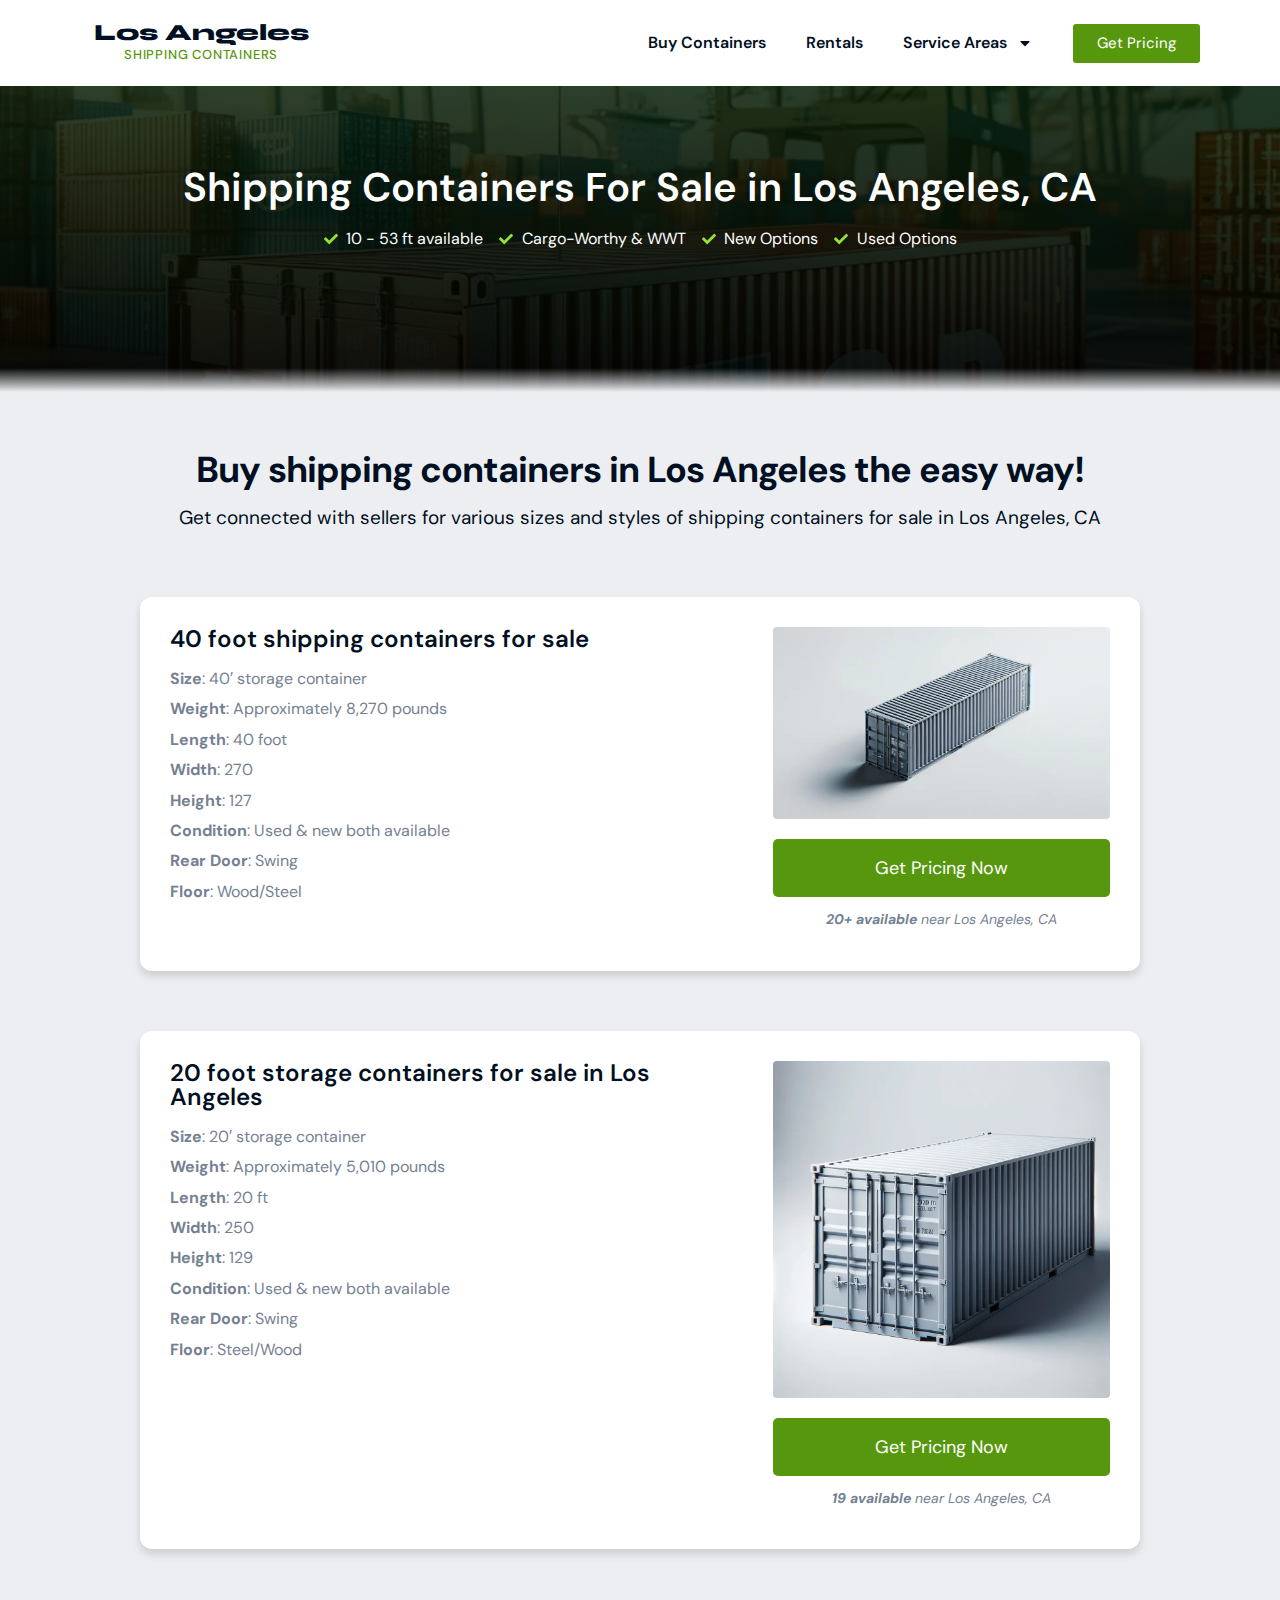
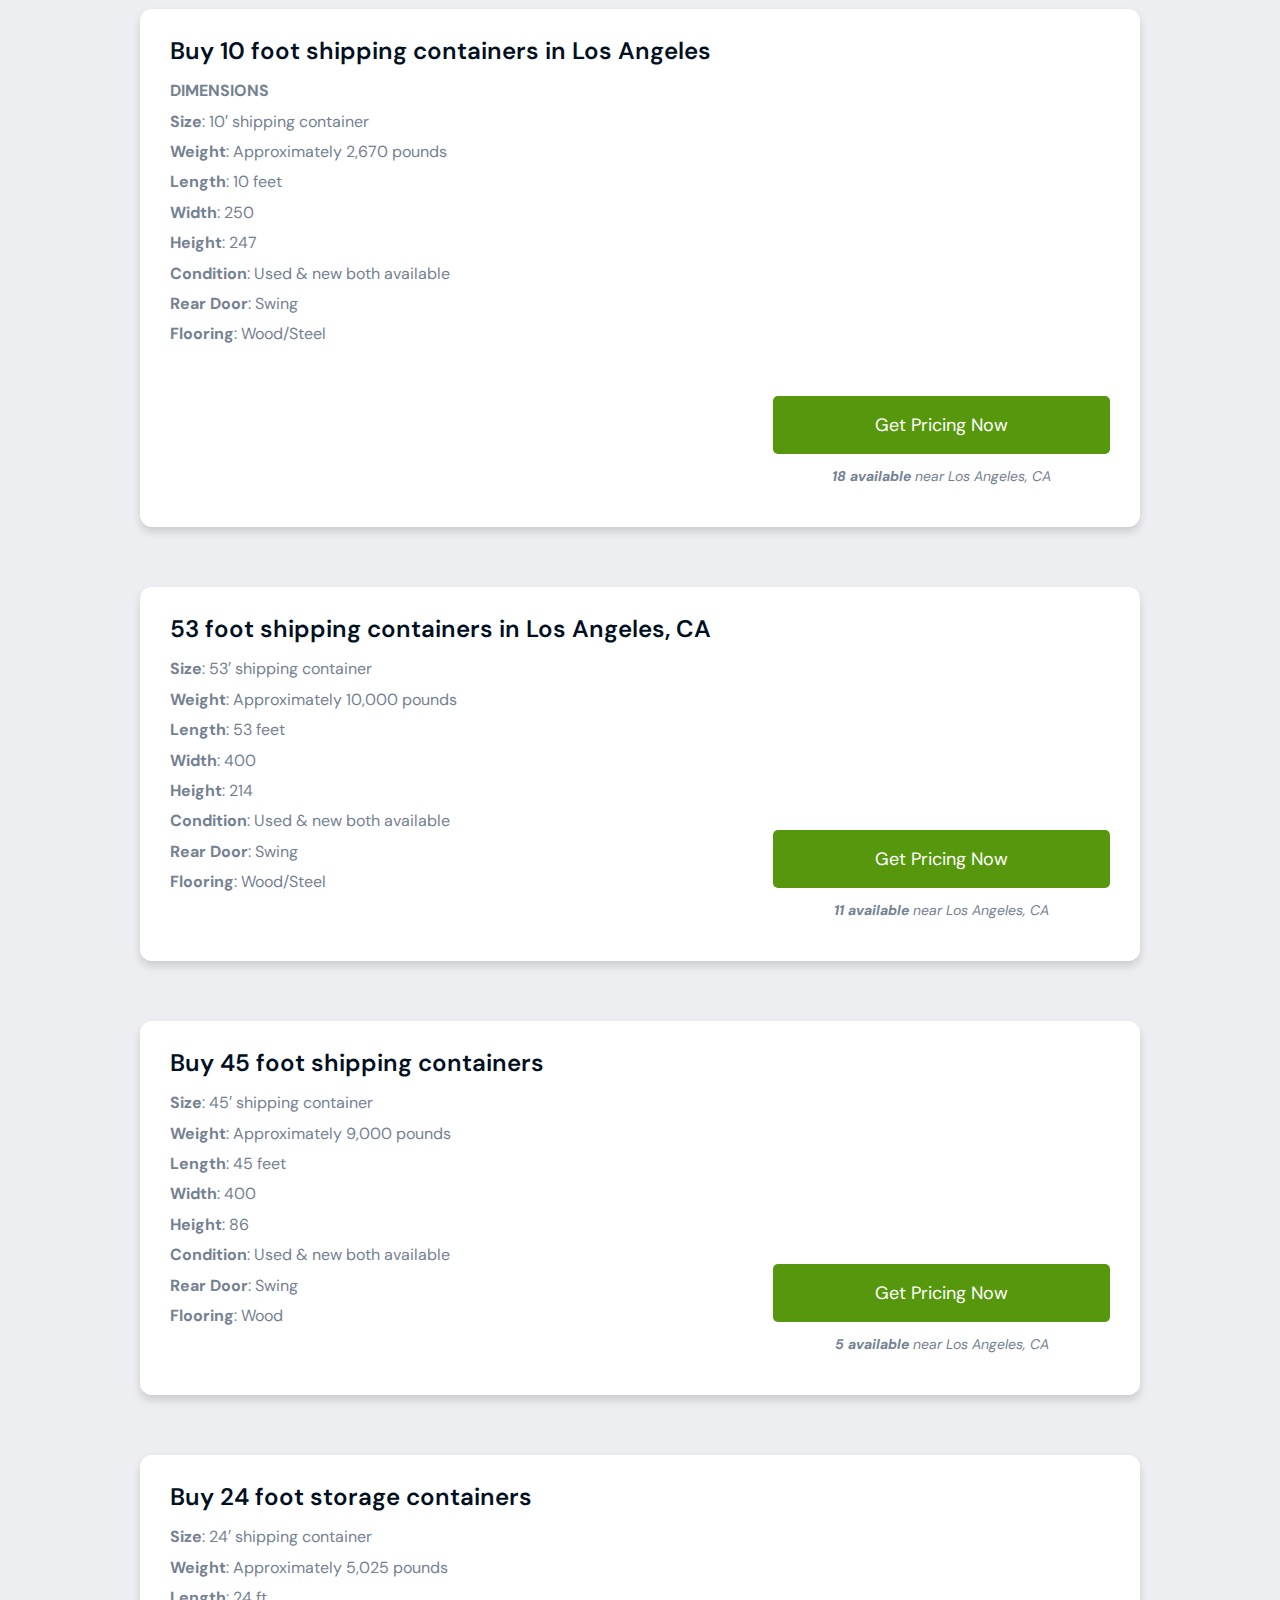
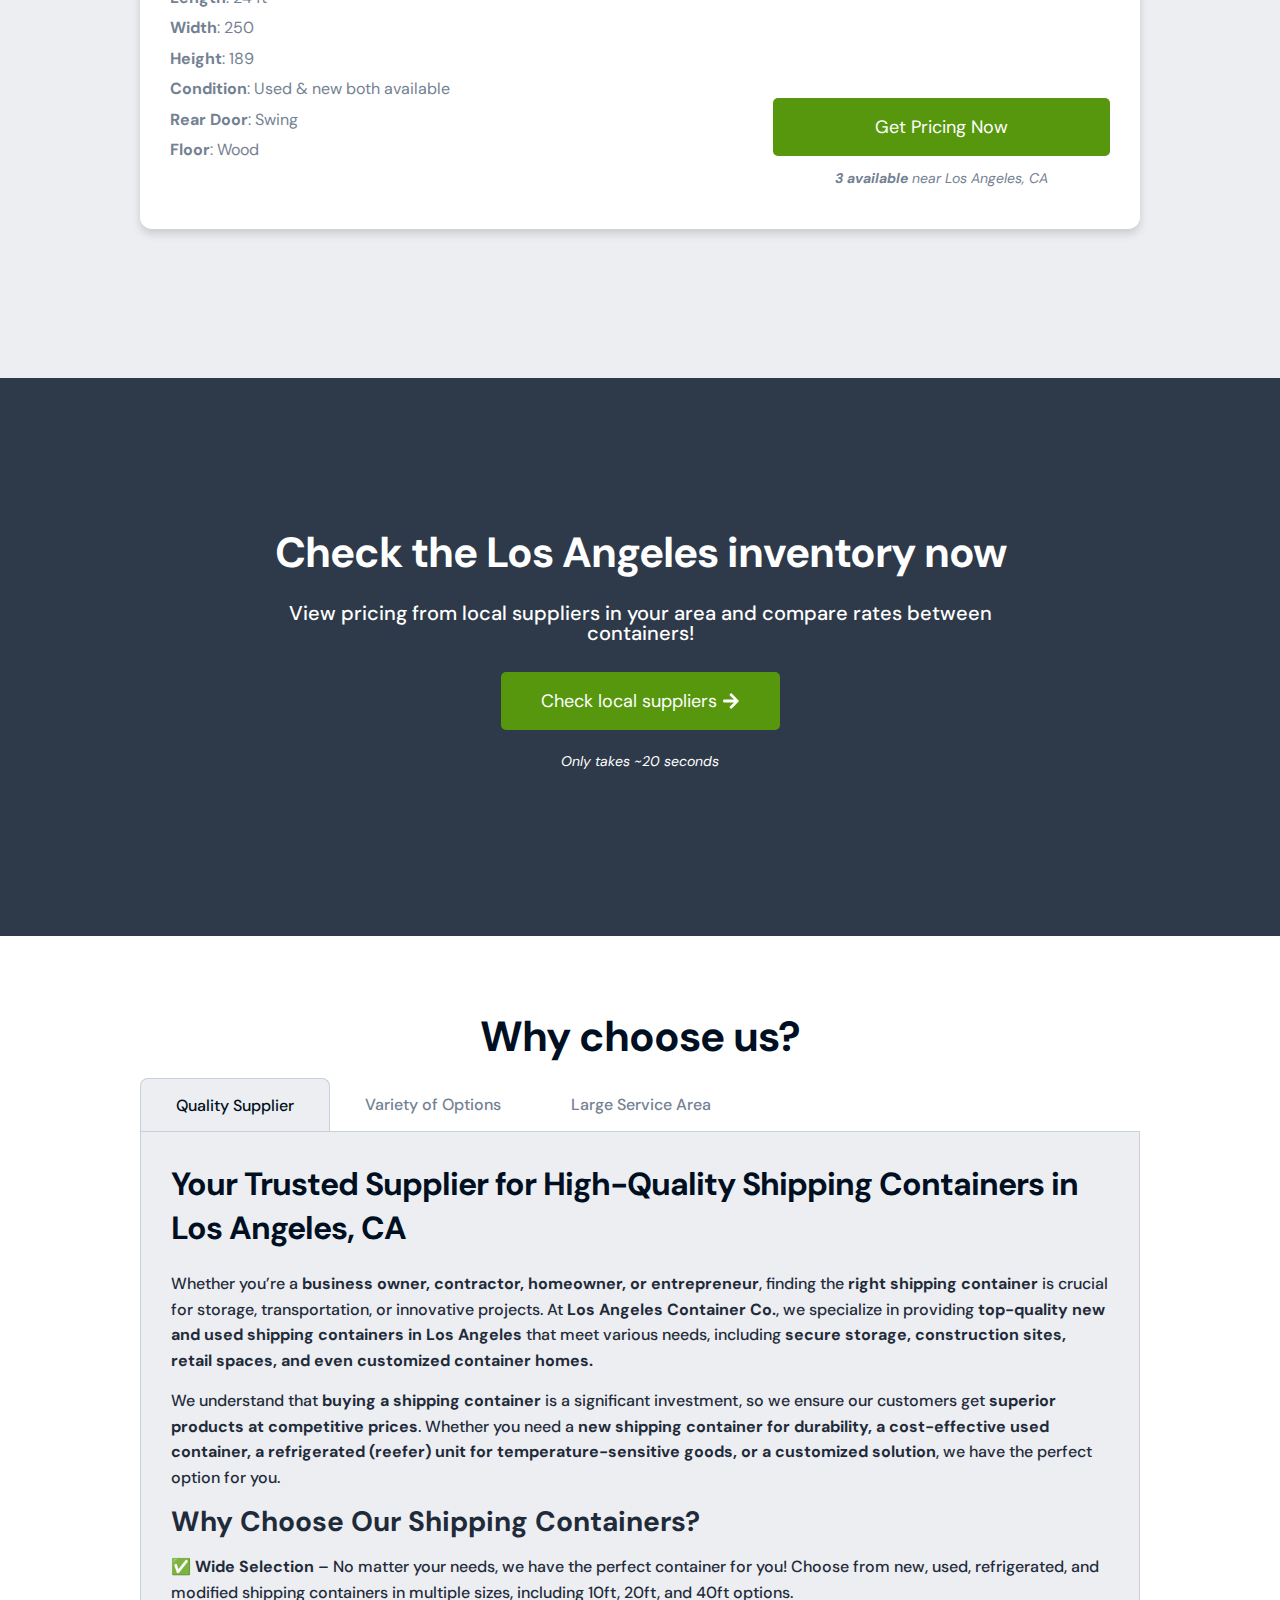
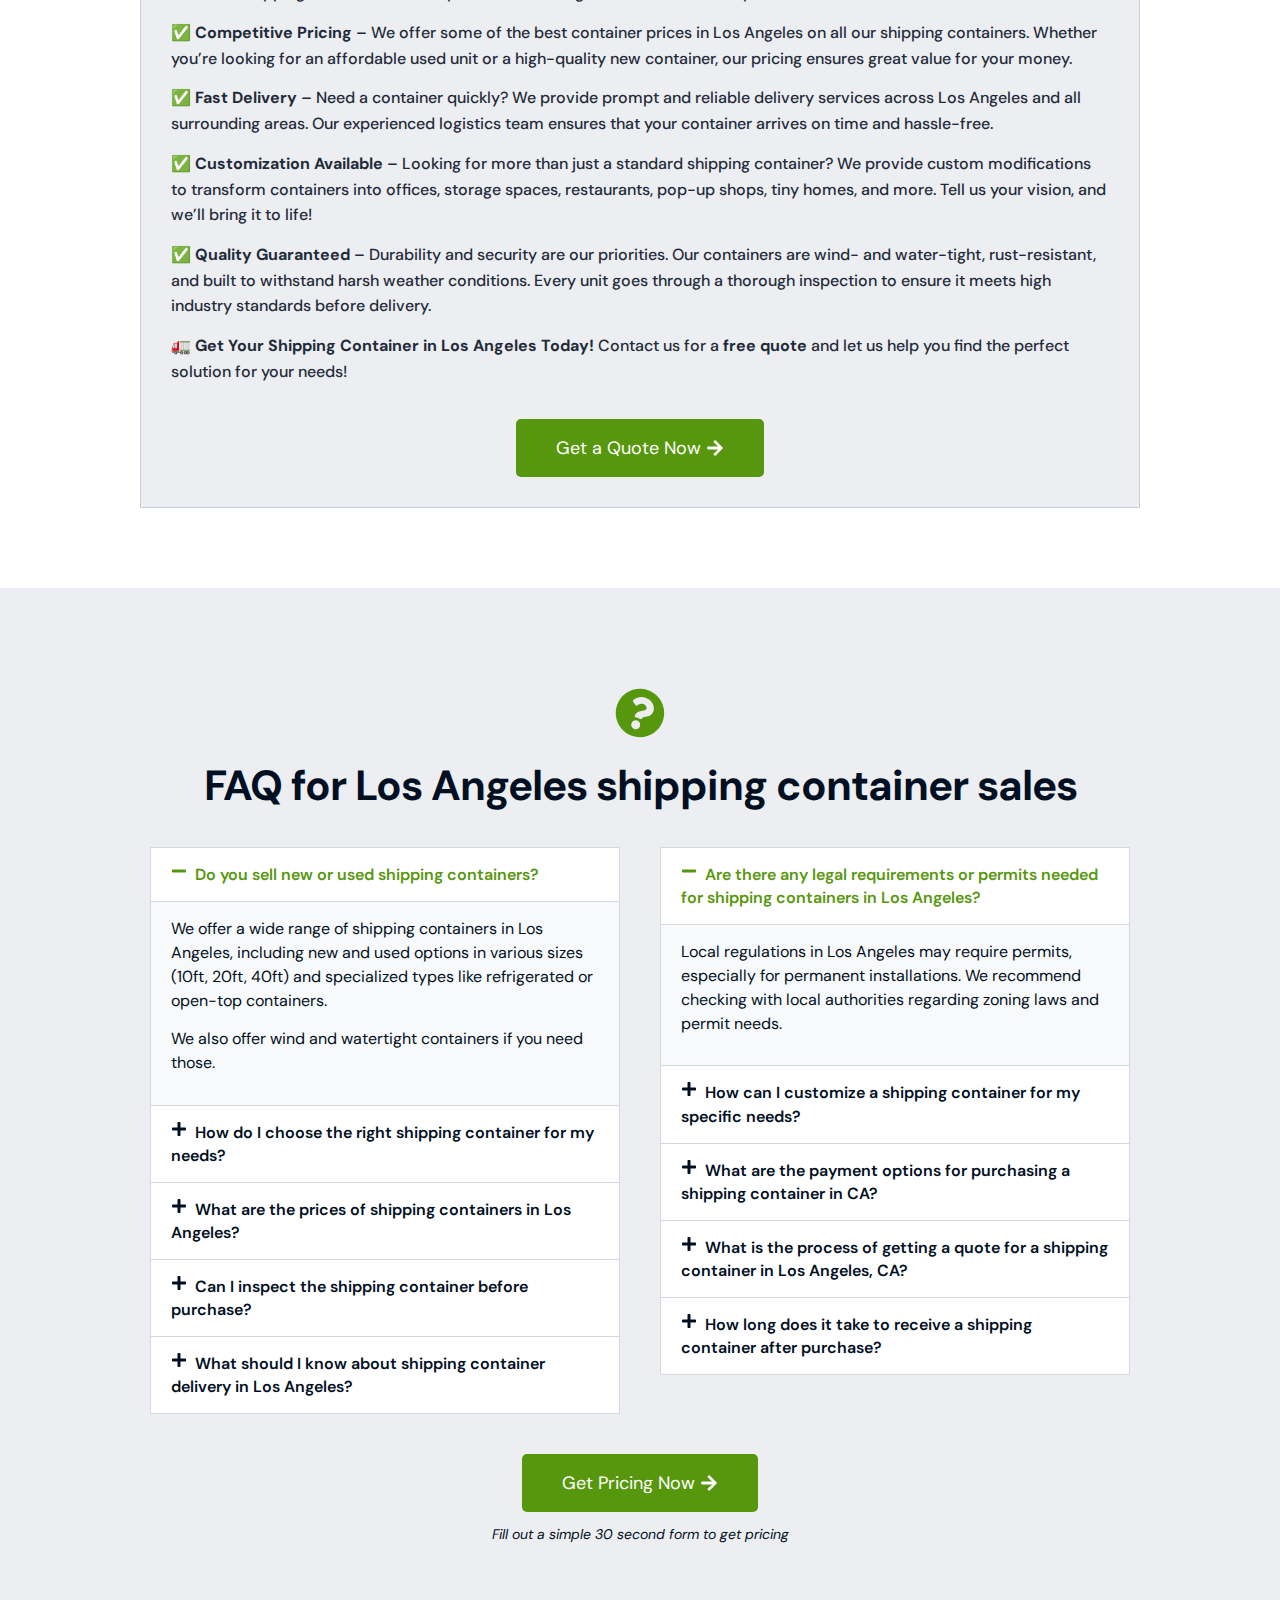
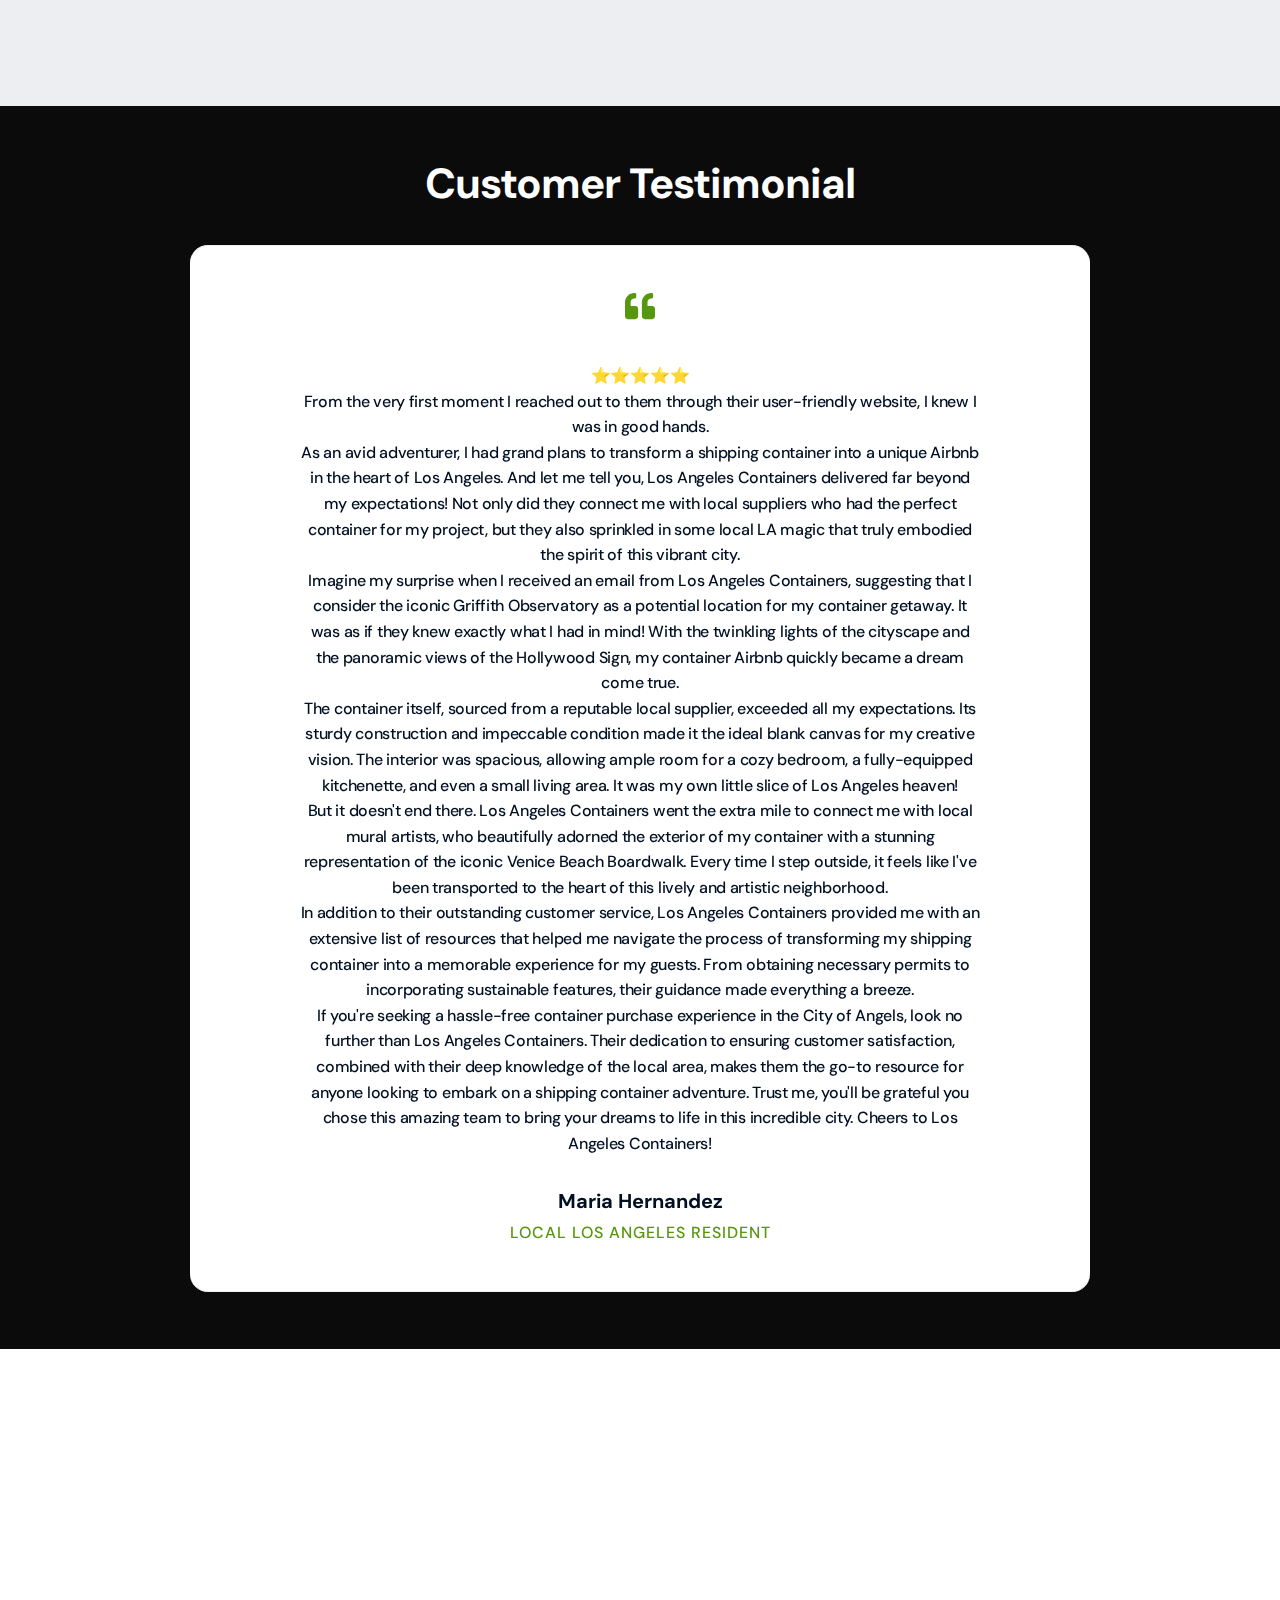
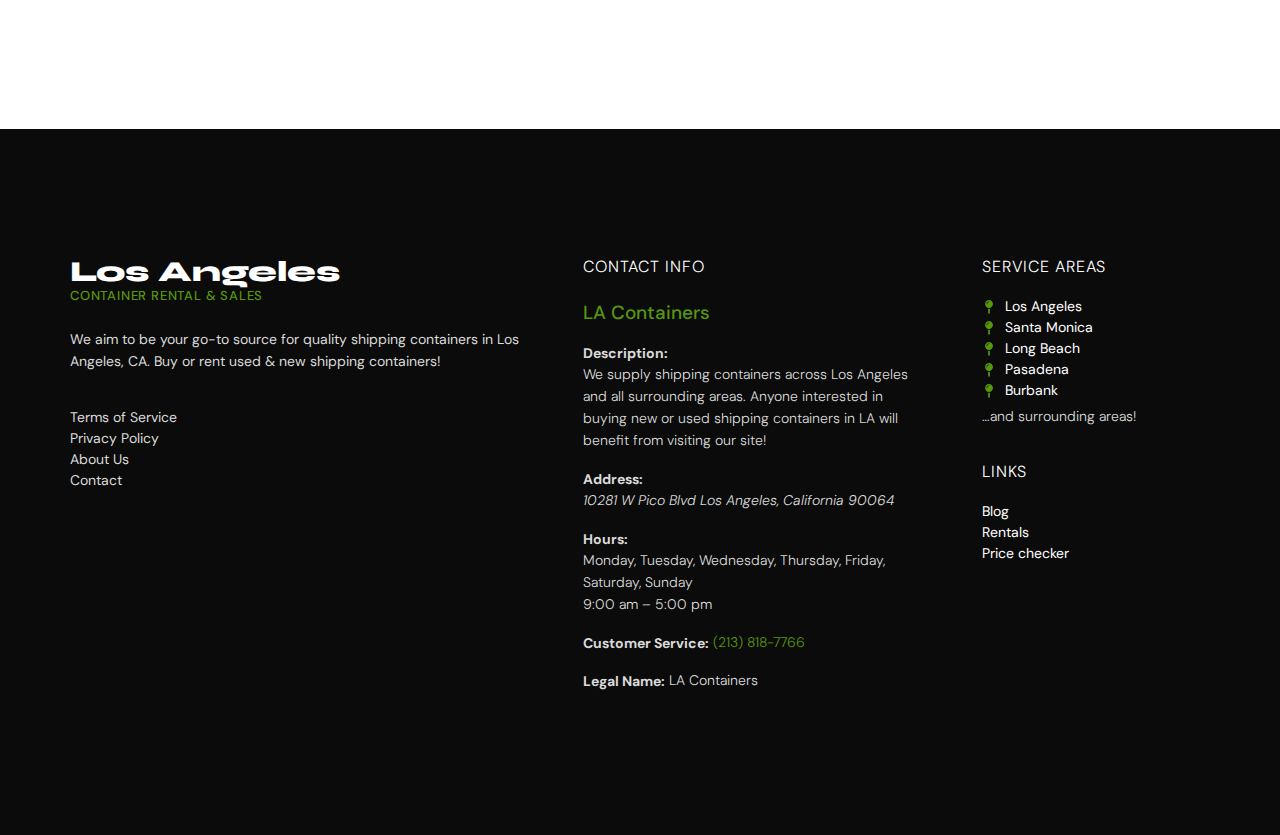
<file: index.html>
<!DOCTYPE html>
<html lang="en-US" prefix="og: https://ogp.me/ns#">
<head>
	<meta charset="UTF-8">
	<meta name="viewport" content="width=device-width, initial-scale=1">
	<link rel="profile" href="https://gmpg.org/xfn/11">
		<style>img:is([sizes="auto" i], [sizes^="auto," i]) { contain-intrinsic-size: 3000px 1500px }</style>
	
<!-- Search Engine Optimization by Rank Math - https://rankmath.com/ -->
<title>Shipping Containers For Sale in Los Angeles, CA - LA Containers</title>
<meta name="description" content="Size: 40′ storage container">
<meta name="robots" content="follow, index, max-snippet:-1, max-video-preview:-1, max-image-preview:large">
<meta property="og:locale" content="en_US">
<meta property="og:type" content="website">
<meta property="og:title" content="Shipping Containers For Sale in Los Angeles, CA - LA Containers">
<meta property="og:description" content="Size: 40′ storage container">
<meta property="og:site_name" content="LA Containers">
<meta property="og:updated_time" content="2025-05-20T17:55:12+00:00">
<meta name="twitter:card" content="summary_large_image">
<meta name="twitter:title" content="Shipping Containers For Sale in Los Angeles, CA - LA Containers">
<meta name="twitter:description" content="Size: 40′ storage container">
<meta name="twitter:label1" content="Written by">
<meta name="twitter:data1" content="Curranvw">
<meta name="twitter:label2" content="Time to read">
<meta name="twitter:data2" content="11 minutes">
<script type="application/ld+json" class="rank-math-schema">{"@context":"https://schema.org","@graph":[{"@type":"Place","@id":"/#place","address":{"@type":"PostalAddress","streetAddress":"10281 W Pico Blvd","addressLocality":"Los Angeles","addressRegion":"California","postalCode":"90064","addressCountry":"US"}},{"@type":["LocalBusiness","Organization"],"@id":"/#organization","name":"LA Containers","url":"https://losangelescontainers.com","address":{"@type":"PostalAddress","streetAddress":"10281 W Pico Blvd","addressLocality":"Los Angeles","addressRegion":"California","postalCode":"90064","addressCountry":"US"},"logo":{"@type":"ImageObject","@id":"/#logo","url":"/wp-content/uploads/2025/02/shipping-containers.jpg","contentUrl":"/wp-content/uploads/2025/02/shipping-containers.jpg","caption":"LA Containers","inLanguage":"en-US","width":"112","height":"112"},"priceRange":"$$","openingHours":["Monday,Tuesday,Wednesday,Thursday,Friday,Saturday,Sunday 09:00-17:00"],"description":"We supply shipping containers across Los Angeles and all surrounding areas. Anyone interested in buying new or used shipping containers in LA will benefit from visiting our site!","legalName":"LA Containers","location":{"@id":"/#place"},"image":{"@id":"/#logo"},"telephone":"(213) 818-7766"},{"@type":"WebSite","@id":"/#website","url":"","name":"LA Containers","publisher":{"@id":"/#organization"},"inLanguage":"en-US","potentialAction":{"@type":"SearchAction","target":"/?s={search_term_string}","query-input":"required name=search_term_string"}},{"@type":"ImageObject","@id":"/wp-content/uploads/2025/02/40-shipping-containers-1024x585.webp","url":"/wp-content/uploads/2025/02/40-shipping-containers-1024x585.webp","width":"200","height":"200","inLanguage":"en-US"},{"@type":"WebPage","@id":"#webpage","name":"Shipping Containers For Sale in Los Angeles, CA - LA Containers","datePublished":"2025-02-07T00:39:01+00:00","dateModified":"2025-05-20T17:55:12+00:00","about":{"@id":"/#organization"},"isPartOf":{"@id":"/#website"},"primaryImageOfPage":{"@id":"/wp-content/uploads/2025/02/40-shipping-containers-1024x585.webp"},"inLanguage":"en-US"}]}</script>
<!-- /Rank Math WordPress SEO plugin -->

<link rel="alternate" type="application/rss+xml" title="LA Containers &raquo; Feed" href="/feed/">
<link rel="alternate" type="application/rss+xml" title="LA Containers &raquo; Comments Feed" href="/comments/feed/">
<script>
window._wpemojiSettings = {"baseUrl":"https:\/\/s.w.org\/images\/core\/emoji\/15.1.0\/72x72\/","ext":".png","svgUrl":"https:\/\/s.w.org\/images\/core\/emoji\/15.1.0\/svg\/","svgExt":".svg","source":{"concatemoji":"\/wp-includes\/js\/wp-emoji-release.min.js?ver=6.8.1"}};
/*! This file is auto-generated */
!function(i,n){var o,s,e;function c(e){try{var t={supportTests:e,timestamp:(new Date).valueOf()};sessionStorage.setItem(o,JSON.stringify(t))}catch(e){}}function p(e,t,n){e.clearRect(0,0,e.canvas.width,e.canvas.height),e.fillText(t,0,0);var t=new Uint32Array(e.getImageData(0,0,e.canvas.width,e.canvas.height).data),r=(e.clearRect(0,0,e.canvas.width,e.canvas.height),e.fillText(n,0,0),new Uint32Array(e.getImageData(0,0,e.canvas.width,e.canvas.height).data));return t.every(function(e,t){return e===r[t]})}function u(e,t,n){switch(t){case"flag":return n(e,"🏳️‍⚧️","🏳️​⚧️")?!1:!n(e,"🇺🇳","🇺​🇳")&&!n(e,"🏴󠁧󠁢󠁥󠁮󠁧󠁿","🏴​󠁧​󠁢​󠁥​󠁮​󠁧​󠁿");case"emoji":return!n(e,"🐦‍🔥","🐦​🔥")}return!1}function f(e,t,n){var r="undefined"!=typeof WorkerGlobalScope&&self instanceof WorkerGlobalScope?new OffscreenCanvas(300,150):i.createElement("canvas"),a=r.getContext("2d",{willReadFrequently:!0}),o=(a.textBaseline="top",a.font="600 32px Arial",{});return e.forEach(function(e){o[e]=t(a,e,n)}),o}function t(e){var t=i.createElement("script");t.src=e,t.defer=!0,i.head.appendChild(t)}"undefined"!=typeof Promise&&(o="wpEmojiSettingsSupports",s=["flag","emoji"],n.supports={everything:!0,everythingExceptFlag:!0},e=new Promise(function(e){i.addEventListener("DOMContentLoaded",e,{once:!0})}),new Promise(function(t){var n=function(){try{var e=JSON.parse(sessionStorage.getItem(o));if("object"==typeof e&&"number"==typeof e.timestamp&&(new Date).valueOf()<e.timestamp+604800&&"object"==typeof e.supportTests)return e.supportTests}catch(e){}return null}();if(!n){if("undefined"!=typeof Worker&&"undefined"!=typeof OffscreenCanvas&&"undefined"!=typeof URL&&URL.createObjectURL&&"undefined"!=typeof Blob)try{var e="postMessage("+f.toString()+"("+[JSON.stringify(s),u.toString(),p.toString()].join(",")+"));",r=new Blob([e],{type:"text/javascript"}),a=new Worker(URL.createObjectURL(r),{name:"wpTestEmojiSupports"});return void(a.onmessage=function(e){c(n=e.data),a.terminate(),t(n)})}catch(e){}c(n=f(s,u,p))}t(n)}).then(function(e){for(var t in e)n.supports[t]=e[t],n.supports.everything=n.supports.everything&&n.supports[t],"flag"!==t&&(n.supports.everythingExceptFlag=n.supports.everythingExceptFlag&&n.supports[t]);n.supports.everythingExceptFlag=n.supports.everythingExceptFlag&&!n.supports.flag,n.DOMReady=!1,n.readyCallback=function(){n.DOMReady=!0}}).then(function(){return e}).then(function(){var e;n.supports.everything||(n.readyCallback(),(e=n.source||{}).concatemoji?t(e.concatemoji):e.wpemoji&&e.twemoji&&(t(e.twemoji),t(e.wpemoji)))}))}((window,document),window._wpemojiSettings);
</script>
<style id="wp-emoji-styles-inline-css">img.wp-smiley, img.emoji {
		display: inline !important;
		border: none !important;
		box-shadow: none !important;
		height: 1em !important;
		width: 1em !important;
		margin: 0 0.07em !important;
		vertical-align: -0.1em !important;
		background: none !important;
		padding: 0 !important;
	}</style>
<style id="global-styles-inline-css">:root{--wp--preset--aspect-ratio--square: 1;--wp--preset--aspect-ratio--4-3: 4/3;--wp--preset--aspect-ratio--3-4: 3/4;--wp--preset--aspect-ratio--3-2: 3/2;--wp--preset--aspect-ratio--2-3: 2/3;--wp--preset--aspect-ratio--16-9: 16/9;--wp--preset--aspect-ratio--9-16: 9/16;--wp--preset--color--black: #000000;--wp--preset--color--cyan-bluish-gray: #abb8c3;--wp--preset--color--white: #ffffff;--wp--preset--color--pale-pink: #f78da7;--wp--preset--color--vivid-red: #cf2e2e;--wp--preset--color--luminous-vivid-orange: #ff6900;--wp--preset--color--luminous-vivid-amber: #fcb900;--wp--preset--color--light-green-cyan: #7bdcb5;--wp--preset--color--vivid-green-cyan: #00d084;--wp--preset--color--pale-cyan-blue: #8ed1fc;--wp--preset--color--vivid-cyan-blue: #0693e3;--wp--preset--color--vivid-purple: #9b51e0;--wp--preset--gradient--vivid-cyan-blue-to-vivid-purple: linear-gradient(135deg,rgba(6,147,227,1) 0%,rgb(155,81,224) 100%);--wp--preset--gradient--light-green-cyan-to-vivid-green-cyan: linear-gradient(135deg,rgb(122,220,180) 0%,rgb(0,208,130) 100%);--wp--preset--gradient--luminous-vivid-amber-to-luminous-vivid-orange: linear-gradient(135deg,rgba(252,185,0,1) 0%,rgba(255,105,0,1) 100%);--wp--preset--gradient--luminous-vivid-orange-to-vivid-red: linear-gradient(135deg,rgba(255,105,0,1) 0%,rgb(207,46,46) 100%);--wp--preset--gradient--very-light-gray-to-cyan-bluish-gray: linear-gradient(135deg,rgb(238,238,238) 0%,rgb(169,184,195) 100%);--wp--preset--gradient--cool-to-warm-spectrum: linear-gradient(135deg,rgb(74,234,220) 0%,rgb(151,120,209) 20%,rgb(207,42,186) 40%,rgb(238,44,130) 60%,rgb(251,105,98) 80%,rgb(254,248,76) 100%);--wp--preset--gradient--blush-light-purple: linear-gradient(135deg,rgb(255,206,236) 0%,rgb(152,150,240) 100%);--wp--preset--gradient--blush-bordeaux: linear-gradient(135deg,rgb(254,205,165) 0%,rgb(254,45,45) 50%,rgb(107,0,62) 100%);--wp--preset--gradient--luminous-dusk: linear-gradient(135deg,rgb(255,203,112) 0%,rgb(199,81,192) 50%,rgb(65,88,208) 100%);--wp--preset--gradient--pale-ocean: linear-gradient(135deg,rgb(255,245,203) 0%,rgb(182,227,212) 50%,rgb(51,167,181) 100%);--wp--preset--gradient--electric-grass: linear-gradient(135deg,rgb(202,248,128) 0%,rgb(113,206,126) 100%);--wp--preset--gradient--midnight: linear-gradient(135deg,rgb(2,3,129) 0%,rgb(40,116,252) 100%);--wp--preset--font-size--small: 13px;--wp--preset--font-size--medium: 20px;--wp--preset--font-size--large: 36px;--wp--preset--font-size--x-large: 42px;--wp--preset--spacing--20: 0.44rem;--wp--preset--spacing--30: 0.67rem;--wp--preset--spacing--40: 1rem;--wp--preset--spacing--50: 1.5rem;--wp--preset--spacing--60: 2.25rem;--wp--preset--spacing--70: 3.38rem;--wp--preset--spacing--80: 5.06rem;--wp--preset--shadow--natural: 6px 6px 9px rgba(0, 0, 0, 0.2);--wp--preset--shadow--deep: 12px 12px 50px rgba(0, 0, 0, 0.4);--wp--preset--shadow--sharp: 6px 6px 0px rgba(0, 0, 0, 0.2);--wp--preset--shadow--outlined: 6px 6px 0px -3px rgba(255, 255, 255, 1), 6px 6px rgba(0, 0, 0, 1);--wp--preset--shadow--crisp: 6px 6px 0px rgba(0, 0, 0, 1);}:root { --wp--style--global--content-size: 800px;--wp--style--global--wide-size: 1200px; }:where(body) { margin: 0; }.wp-site-blocks > .alignleft { float: left; margin-right: 2em; }.wp-site-blocks > .alignright { float: right; margin-left: 2em; }.wp-site-blocks > .aligncenter { justify-content: center; margin-left: auto; margin-right: auto; }:where(.wp-site-blocks) > * { margin-block-start: 24px; margin-block-end: 0; }:where(.wp-site-blocks) > :first-child { margin-block-start: 0; }:where(.wp-site-blocks) > :last-child { margin-block-end: 0; }:root { --wp--style--block-gap: 24px; }:root :where(.is-layout-flow) > :first-child{margin-block-start: 0;}:root :where(.is-layout-flow) > :last-child{margin-block-end: 0;}:root :where(.is-layout-flow) > *{margin-block-start: 24px;margin-block-end: 0;}:root :where(.is-layout-constrained) > :first-child{margin-block-start: 0;}:root :where(.is-layout-constrained) > :last-child{margin-block-end: 0;}:root :where(.is-layout-constrained) > *{margin-block-start: 24px;margin-block-end: 0;}:root :where(.is-layout-flex){gap: 24px;}:root :where(.is-layout-grid){gap: 24px;}.is-layout-flow > .alignleft{float: left;margin-inline-start: 0;margin-inline-end: 2em;}.is-layout-flow > .alignright{float: right;margin-inline-start: 2em;margin-inline-end: 0;}.is-layout-flow > .aligncenter{margin-left: auto !important;margin-right: auto !important;}.is-layout-constrained > .alignleft{float: left;margin-inline-start: 0;margin-inline-end: 2em;}.is-layout-constrained > .alignright{float: right;margin-inline-start: 2em;margin-inline-end: 0;}.is-layout-constrained > .aligncenter{margin-left: auto !important;margin-right: auto !important;}.is-layout-constrained > :where(:not(.alignleft):not(.alignright):not(.alignfull)){max-width: var(--wp--style--global--content-size);margin-left: auto !important;margin-right: auto !important;}.is-layout-constrained > .alignwide{max-width: var(--wp--style--global--wide-size);}body .is-layout-flex{display: flex;}.is-layout-flex{flex-wrap: wrap;align-items: center;}.is-layout-flex > :is(*, div){margin: 0;}body .is-layout-grid{display: grid;}.is-layout-grid > :is(*, div){margin: 0;}body{padding-top: 0px;padding-right: 0px;padding-bottom: 0px;padding-left: 0px;}a:where(:not(.wp-element-button)){text-decoration: underline;}:root :where(.wp-element-button, .wp-block-button__link){background-color: #32373c;border-width: 0;color: #fff;font-family: inherit;font-size: inherit;line-height: inherit;padding: calc(0.667em + 2px) calc(1.333em + 2px);text-decoration: none;}.has-black-color{color: var(--wp--preset--color--black) !important;}.has-cyan-bluish-gray-color{color: var(--wp--preset--color--cyan-bluish-gray) !important;}.has-white-color{color: var(--wp--preset--color--white) !important;}.has-pale-pink-color{color: var(--wp--preset--color--pale-pink) !important;}.has-vivid-red-color{color: var(--wp--preset--color--vivid-red) !important;}.has-luminous-vivid-orange-color{color: var(--wp--preset--color--luminous-vivid-orange) !important;}.has-luminous-vivid-amber-color{color: var(--wp--preset--color--luminous-vivid-amber) !important;}.has-light-green-cyan-color{color: var(--wp--preset--color--light-green-cyan) !important;}.has-vivid-green-cyan-color{color: var(--wp--preset--color--vivid-green-cyan) !important;}.has-pale-cyan-blue-color{color: var(--wp--preset--color--pale-cyan-blue) !important;}.has-vivid-cyan-blue-color{color: var(--wp--preset--color--vivid-cyan-blue) !important;}.has-vivid-purple-color{color: var(--wp--preset--color--vivid-purple) !important;}.has-black-background-color{background-color: var(--wp--preset--color--black) !important;}.has-cyan-bluish-gray-background-color{background-color: var(--wp--preset--color--cyan-bluish-gray) !important;}.has-white-background-color{background-color: var(--wp--preset--color--white) !important;}.has-pale-pink-background-color{background-color: var(--wp--preset--color--pale-pink) !important;}.has-vivid-red-background-color{background-color: var(--wp--preset--color--vivid-red) !important;}.has-luminous-vivid-orange-background-color{background-color: var(--wp--preset--color--luminous-vivid-orange) !important;}.has-luminous-vivid-amber-background-color{background-color: var(--wp--preset--color--luminous-vivid-amber) !important;}.has-light-green-cyan-background-color{background-color: var(--wp--preset--color--light-green-cyan) !important;}.has-vivid-green-cyan-background-color{background-color: var(--wp--preset--color--vivid-green-cyan) !important;}.has-pale-cyan-blue-background-color{background-color: var(--wp--preset--color--pale-cyan-blue) !important;}.has-vivid-cyan-blue-background-color{background-color: var(--wp--preset--color--vivid-cyan-blue) !important;}.has-vivid-purple-background-color{background-color: var(--wp--preset--color--vivid-purple) !important;}.has-black-border-color{border-color: var(--wp--preset--color--black) !important;}.has-cyan-bluish-gray-border-color{border-color: var(--wp--preset--color--cyan-bluish-gray) !important;}.has-white-border-color{border-color: var(--wp--preset--color--white) !important;}.has-pale-pink-border-color{border-color: var(--wp--preset--color--pale-pink) !important;}.has-vivid-red-border-color{border-color: var(--wp--preset--color--vivid-red) !important;}.has-luminous-vivid-orange-border-color{border-color: var(--wp--preset--color--luminous-vivid-orange) !important;}.has-luminous-vivid-amber-border-color{border-color: var(--wp--preset--color--luminous-vivid-amber) !important;}.has-light-green-cyan-border-color{border-color: var(--wp--preset--color--light-green-cyan) !important;}.has-vivid-green-cyan-border-color{border-color: var(--wp--preset--color--vivid-green-cyan) !important;}.has-pale-cyan-blue-border-color{border-color: var(--wp--preset--color--pale-cyan-blue) !important;}.has-vivid-cyan-blue-border-color{border-color: var(--wp--preset--color--vivid-cyan-blue) !important;}.has-vivid-purple-border-color{border-color: var(--wp--preset--color--vivid-purple) !important;}.has-vivid-cyan-blue-to-vivid-purple-gradient-background{background: var(--wp--preset--gradient--vivid-cyan-blue-to-vivid-purple) !important;}.has-light-green-cyan-to-vivid-green-cyan-gradient-background{background: var(--wp--preset--gradient--light-green-cyan-to-vivid-green-cyan) !important;}.has-luminous-vivid-amber-to-luminous-vivid-orange-gradient-background{background: var(--wp--preset--gradient--luminous-vivid-amber-to-luminous-vivid-orange) !important;}.has-luminous-vivid-orange-to-vivid-red-gradient-background{background: var(--wp--preset--gradient--luminous-vivid-orange-to-vivid-red) !important;}.has-very-light-gray-to-cyan-bluish-gray-gradient-background{background: var(--wp--preset--gradient--very-light-gray-to-cyan-bluish-gray) !important;}.has-cool-to-warm-spectrum-gradient-background{background: var(--wp--preset--gradient--cool-to-warm-spectrum) !important;}.has-blush-light-purple-gradient-background{background: var(--wp--preset--gradient--blush-light-purple) !important;}.has-blush-bordeaux-gradient-background{background: var(--wp--preset--gradient--blush-bordeaux) !important;}.has-luminous-dusk-gradient-background{background: var(--wp--preset--gradient--luminous-dusk) !important;}.has-pale-ocean-gradient-background{background: var(--wp--preset--gradient--pale-ocean) !important;}.has-electric-grass-gradient-background{background: var(--wp--preset--gradient--electric-grass) !important;}.has-midnight-gradient-background{background: var(--wp--preset--gradient--midnight) !important;}.has-small-font-size{font-size: var(--wp--preset--font-size--small) !important;}.has-medium-font-size{font-size: var(--wp--preset--font-size--medium) !important;}.has-large-font-size{font-size: var(--wp--preset--font-size--large) !important;}.has-x-large-font-size{font-size: var(--wp--preset--font-size--x-large) !important;}
:root :where(.wp-block-pullquote){font-size: 1.5em;line-height: 1.6;}</style>
<link rel="stylesheet" id="hello-elementor-css" href="/wp-content/themes/hello-elementor/style.min.css?ver=3.3.0" media="all">
<link rel="stylesheet" id="hello-elementor-theme-style-css" href="/wp-content/themes/hello-elementor/theme.min.css?ver=3.3.0" media="all">
<link rel="stylesheet" id="hello-elementor-header-footer-css" href="/wp-content/themes/hello-elementor/header-footer.min.css?ver=3.3.0" media="all">
<link rel="stylesheet" id="elementor-frontend-css" href="/wp-content/plugins/elementor/assets/css/frontend.min.css?ver=3.29.0" media="all">
<link rel="stylesheet" id="elementor-post-202-css" href="/wp-content/uploads/elementor/css/post-202.css?ver=1747763572" media="all">
<link rel="stylesheet" id="widget-heading-css" href="/wp-content/plugins/elementor/assets/css/widget-heading.min.css?ver=3.29.0" media="all">
<link rel="stylesheet" id="e-motion-fx-css" href="/wp-content/plugins/elementor-pro/assets/css/modules/motion-fx.min.css?ver=3.29.0" media="all">
<link rel="stylesheet" id="widget-nav-menu-css" href="/wp-content/plugins/elementor-pro/assets/css/widget-nav-menu.min.css?ver=3.29.0" media="all">
<link rel="stylesheet" id="widget-icon-list-css" href="/wp-content/plugins/elementor/assets/css/widget-icon-list.min.css?ver=3.29.0" media="all">
<link rel="stylesheet" id="widget-image-css" href="/wp-content/plugins/elementor/assets/css/widget-image.min.css?ver=3.29.0" media="all">
<link rel="stylesheet" id="widget-nested-tabs-css" href="/wp-content/plugins/elementor/assets/css/widget-nested-tabs.min.css?ver=3.29.0" media="all">
<link rel="stylesheet" id="widget-accordion-css" href="/wp-content/plugins/elementor/assets/css/widget-accordion.min.css?ver=3.29.0" media="all">
<link rel="stylesheet" id="swiper-css" href="/wp-content/plugins/elementor/assets/lib/swiper/v8/css/swiper.min.css?ver=8.4.5" media="all">
<link rel="stylesheet" id="e-swiper-css" href="/wp-content/plugins/elementor/assets/css/conditionals/e-swiper.min.css?ver=3.29.0" media="all">
<link rel="stylesheet" id="widget-testimonial-carousel-css" href="/wp-content/plugins/elementor-pro/assets/css/widget-testimonial-carousel.min.css?ver=3.29.0" media="all">
<link rel="stylesheet" id="widget-carousel-module-base-css" href="/wp-content/plugins/elementor-pro/assets/css/widget-carousel-module-base.min.css?ver=3.29.0" media="all">
<link rel="stylesheet" id="widget-google_maps-css" href="/wp-content/plugins/elementor/assets/css/widget-google_maps.min.css?ver=3.29.0" media="all">
<link rel="stylesheet" id="elementor-post-250-css" href="/wp-content/uploads/elementor/css/post-250.css?ver=1747763755" media="all">
<link rel="stylesheet" id="elementor-post-218-css" href="/wp-content/uploads/elementor/css/post-218.css?ver=1747763572" media="all">
<link rel="stylesheet" id="elementor-post-211-css" href="/wp-content/uploads/elementor/css/post-211.css?ver=1747763572" media="all">
<link rel="stylesheet" id="elementor-gf-local-dmsans-css" href="/wp-content/uploads/elementor/google-fonts/css/dmsans.css?ver=1747763571" media="all">
<link rel="stylesheet" id="elementor-gf-local-syne-css" href="/wp-content/uploads/elementor/google-fonts/css/syne.css?ver=1747763571" media="all">
<script src="/wp-includes/js/jquery/jquery.min.js?ver=3.7.1" id="jquery-core-js"></script>
<script src="/wp-includes/js/jquery/jquery-migrate.min.js?ver=3.4.1" id="jquery-migrate-js"></script>
<link rel="https://api.w.org/" href="/wp-json/">
<link rel="alternate" title="JSON" type="application/json" href="/wp-json/wp/v2/pages/250">
<link rel="EditURI" type="application/rsd+xml" title="RSD" href="/xmlrpc.php?rsd">
<meta name="generator" content="WordPress 6.8.1">
<link rel="shortlink" href="/">
<link rel="alternate" title="oEmbed (JSON)" type="application/json+oembed" href="/wp-json/oembed/1.0/embed?url=https%3A%2F%2F%2F">
<link rel="alternate" title="oEmbed (XML)" type="text/xml+oembed" href="/wp-json/oembed/1.0/embed?url=https%3A%2F%2F%2F#038;format=xml">
<script async defer src="https://app.visitortracking.com/assets/js/tracer.js"></script>
<script>function init_tracer() { 
   var tracer = new Tracer({  
   websiteId : "c81d522c-b5e9-4eab-986d-80dae88e73f7",  
   async : true, 
   debug : false }); 
 }</script><meta name="generator" content="Elementor 3.29.0; features: e_font_icon_svg, additional_custom_breakpoints, e_local_google_fonts, e_element_cache; settings: css_print_method-external, google_font-enabled, font_display-swap">
			<style>.e-con.e-parent:nth-of-type(n+4):not(.e-lazyloaded):not(.e-no-lazyload),
				.e-con.e-parent:nth-of-type(n+4):not(.e-lazyloaded):not(.e-no-lazyload) * {
					background-image: none !important;
				}
				@media screen and (max-height: 1024px) {
					.e-con.e-parent:nth-of-type(n+3):not(.e-lazyloaded):not(.e-no-lazyload),
					.e-con.e-parent:nth-of-type(n+3):not(.e-lazyloaded):not(.e-no-lazyload) * {
						background-image: none !important;
					}
				}
				@media screen and (max-height: 640px) {
					.e-con.e-parent:nth-of-type(n+2):not(.e-lazyloaded):not(.e-no-lazyload),
					.e-con.e-parent:nth-of-type(n+2):not(.e-lazyloaded):not(.e-no-lazyload) * {
						background-image: none !important;
					}
				}</style>
			<link rel="icon" href="/wp-content/uploads/2025/02/cropped-cropped-shipping-containers-32x32.webp" sizes="32x32">
<link rel="icon" href="/wp-content/uploads/2025/02/cropped-cropped-shipping-containers-192x192.webp" sizes="192x192">
<link rel="apple-touch-icon" href="/wp-content/uploads/2025/02/cropped-cropped-shipping-containers-180x180.webp">
<meta name="msapplication-TileImage" content="/wp-content/uploads/2025/02/cropped-cropped-shipping-containers-270x270.webp">
</head>
<body class="home wp-singular page-template page-template-elementor_header_footer page page-id-250 wp-custom-logo wp-embed-responsive wp-theme-hello-elementor eio-default theme-default elementor-default elementor-template-full-width elementor-kit-202 elementor-page elementor-page-250">


<a class="skip-link screen-reader-text" href="#content">Skip to content</a>

		<div data-elementor-type="header" data-elementor-id="218" class="elementor elementor-218 elementor-location-header" data-elementor-post-type="elementor_library">
			<div class="elementor-element elementor-element-1186abfa e-flex e-con-boxed e-con e-parent" data-id="1186abfa" data-element_type="container">
					<div class="e-con-inner">
		<div class="elementor-element elementor-element-196821e2 e-con-full e-flex e-con e-child" data-id="196821e2" data-element_type="container">
				<div class="elementor-element elementor-element-2167f19d elementor-widget elementor-widget-heading" data-id="2167f19d" data-element_type="widget" data-widget_type="heading.default">
				<div class="elementor-widget-container">
					<span class="elementor-heading-title elementor-size-default"><a href="/">Los Angeles</a></span>				</div>
				</div>
				<div class="elementor-element elementor-element-6b9f8bdc elementor-widget elementor-widget-heading" data-id="6b9f8bdc" data-element_type="widget" data-widget_type="heading.default">
				<div class="elementor-widget-container">
					<span class="elementor-heading-title elementor-size-default"><a href="/">Shipping Containers</a></span>				</div>
				</div>
				<div class="elementor-element elementor-element-2d8d8766 elementor-align-justify elementor-mobile-align-justify elementor-widget-mobile__width-inherit elementor-fixed elementor-hidden-desktop elementor-hidden-tablet elementor-widget elementor-widget-button" data-id="2d8d8766" data-element_type="widget" data-settings="{&quot;_position&quot;:&quot;fixed&quot;,&quot;motion_fx_motion_fx_scrolling&quot;:&quot;yes&quot;,&quot;motion_fx_translateY_effect&quot;:&quot;yes&quot;,&quot;motion_fx_translateY_affectedRange&quot;:{&quot;unit&quot;:&quot;%&quot;,&quot;size&quot;:&quot;&quot;,&quot;sizes&quot;:{&quot;start&quot;:0,&quot;end&quot;:50}},&quot;motion_fx_translateY_speed&quot;:{&quot;unit&quot;:&quot;px&quot;,&quot;size&quot;:4,&quot;sizes&quot;:[]},&quot;motion_fx_devices&quot;:[&quot;desktop&quot;,&quot;tablet&quot;,&quot;mobile&quot;]}" data-widget_type="button.default">
				<div class="elementor-widget-container">
									<div class="elementor-button-wrapper">
					<a class="elementor-button elementor-button-link elementor-size-lg" href="/compare-pricing/">
						<span class="elementor-button-content-wrapper">
									<span class="elementor-button-text">Check Local Prices</span>
					</span>
					</a>
				</div>
								</div>
				</div>
				</div>
		<div class="elementor-element elementor-element-6989f3a2 e-con-full elementor-hidden-mobile e-flex e-con e-child" data-id="6989f3a2" data-element_type="container">
				<div class="elementor-element elementor-element-304bda76 elementor-nav-menu__align-end elementor-nav-menu--stretch elementor-nav-menu--dropdown-tablet elementor-nav-menu__text-align-aside elementor-nav-menu--toggle elementor-nav-menu--burger elementor-widget elementor-widget-nav-menu" data-id="304bda76" data-element_type="widget" data-settings="{&quot;full_width&quot;:&quot;stretch&quot;,&quot;layout&quot;:&quot;horizontal&quot;,&quot;submenu_icon&quot;:{&quot;value&quot;:&quot;&lt;svg class=\&quot;e-font-icon-svg e-fas-caret-down\&quot; viewBox=\&quot;0 0 320 512\&quot; xmlns=\&quot;http:\/\/www.w3.org\/2000\/svg\&quot;&gt;&lt;path d=\&quot;M31.3 192h257.3c17.8 0 26.7 21.5 14.1 34.1L174.1 354.8c-7.8 7.8-20.5 7.8-28.3 0L17.2 226.1C4.6 213.5 13.5 192 31.3 192z\&quot;&gt;&lt;\/path&gt;&lt;\/svg&gt;&quot;,&quot;library&quot;:&quot;fa-solid&quot;},&quot;toggle&quot;:&quot;burger&quot;}" data-widget_type="nav-menu.default">
				<div class="elementor-widget-container">
								<nav aria-label="Menu" class="elementor-nav-menu--main elementor-nav-menu__container elementor-nav-menu--layout-horizontal e--pointer-underline e--animation-fade">
				<ul id="menu-1-304bda76" class="elementor-nav-menu">
<li class="menu-item menu-item-type-post_type menu-item-object-page menu-item-261"><a href="/compare-pricing/" class="elementor-item">Buy Containers</a></li>
<li class="menu-item menu-item-type-post_type menu-item-object-page menu-item-255"><a href="/rentals/" class="elementor-item">Rentals</a></li>
<li class="menu-item menu-item-type-custom menu-item-object-custom menu-item-has-children menu-item-256">
<a href="#" class="elementor-item elementor-item-anchor">Service Areas</a>
<ul class="sub-menu elementor-nav-menu--dropdown">
	<li class="menu-item menu-item-type-post_type menu-item-object-page menu-item-260"><a href="/santa-monica/" class="elementor-sub-item">Santa Monica</a></li>
	<li class="menu-item menu-item-type-post_type menu-item-object-page menu-item-257"><a href="/long-beach/" class="elementor-sub-item">Long Beach</a></li>
	<li class="menu-item menu-item-type-post_type menu-item-object-page menu-item-258"><a href="/pasadena/" class="elementor-sub-item">Pasadena</a></li>
	<li class="menu-item menu-item-type-post_type menu-item-object-page menu-item-259"><a href="/burbank/" class="elementor-sub-item">Burbank</a></li>
</ul>
</li>
</ul>			</nav>
					<div class="elementor-menu-toggle" role="button" tabindex="0" aria-label="Menu Toggle" aria-expanded="false">
			<svg aria-hidden="true" role="presentation" class="elementor-menu-toggle__icon--open e-font-icon-svg e-eicon-menu-bar" viewbox="0 0 1000 1000" xmlns="http://www.w3.org/2000/svg"><path d="M104 333H896C929 333 958 304 958 271S929 208 896 208H104C71 208 42 237 42 271S71 333 104 333ZM104 583H896C929 583 958 554 958 521S929 458 896 458H104C71 458 42 487 42 521S71 583 104 583ZM104 833H896C929 833 958 804 958 771S929 708 896 708H104C71 708 42 737 42 771S71 833 104 833Z"></path></svg><svg aria-hidden="true" role="presentation" class="elementor-menu-toggle__icon--close e-font-icon-svg e-eicon-close" viewbox="0 0 1000 1000" xmlns="http://www.w3.org/2000/svg"><path d="M742 167L500 408 258 167C246 154 233 150 217 150 196 150 179 158 167 167 154 179 150 196 150 212 150 229 154 242 171 254L408 500 167 742C138 771 138 800 167 829 196 858 225 858 254 829L496 587 738 829C750 842 767 846 783 846 800 846 817 842 829 829 842 817 846 804 846 783 846 767 842 750 829 737L588 500 833 258C863 229 863 200 833 171 804 137 775 137 742 167Z"></path></svg>		</div>
					<nav class="elementor-nav-menu--dropdown elementor-nav-menu__container" aria-hidden="true">
				<ul id="menu-2-304bda76" class="elementor-nav-menu">
<li class="menu-item menu-item-type-post_type menu-item-object-page menu-item-261"><a href="/compare-pricing/" class="elementor-item" tabindex="-1">Buy Containers</a></li>
<li class="menu-item menu-item-type-post_type menu-item-object-page menu-item-255"><a href="/rentals/" class="elementor-item" tabindex="-1">Rentals</a></li>
<li class="menu-item menu-item-type-custom menu-item-object-custom menu-item-has-children menu-item-256">
<a href="#" class="elementor-item elementor-item-anchor" tabindex="-1">Service Areas</a>
<ul class="sub-menu elementor-nav-menu--dropdown">
	<li class="menu-item menu-item-type-post_type menu-item-object-page menu-item-260"><a href="/santa-monica/" class="elementor-sub-item" tabindex="-1">Santa Monica</a></li>
	<li class="menu-item menu-item-type-post_type menu-item-object-page menu-item-257"><a href="/long-beach/" class="elementor-sub-item" tabindex="-1">Long Beach</a></li>
	<li class="menu-item menu-item-type-post_type menu-item-object-page menu-item-258"><a href="/pasadena/" class="elementor-sub-item" tabindex="-1">Pasadena</a></li>
	<li class="menu-item menu-item-type-post_type menu-item-object-page menu-item-259"><a href="/burbank/" class="elementor-sub-item" tabindex="-1">Burbank</a></li>
</ul>
</li>
</ul>			</nav>
						</div>
				</div>
				<div class="elementor-element elementor-element-323d888d elementor-widget__width-auto elementor-widget elementor-widget-button" data-id="323d888d" data-element_type="widget" data-widget_type="button.default">
				<div class="elementor-widget-container">
									<div class="elementor-button-wrapper">
					<a class="elementor-button elementor-button-link elementor-size-sm" href="/compare-pricing/">
						<span class="elementor-button-content-wrapper">
									<span class="elementor-button-text">Get Pricing</span>
					</span>
					</a>
				</div>
								</div>
				</div>
				</div>
					</div>
				</div>
				</div>
				<div data-elementor-type="wp-page" data-elementor-id="250" class="elementor elementor-250" data-elementor-post-type="page">
				<div class="elementor-element elementor-element-561723bc e-flex e-con-boxed e-con e-parent" data-id="561723bc" data-element_type="container" id="containertop" data-settings="{&quot;background_background&quot;:&quot;classic&quot;}">
					<div class="e-con-inner">
				<div class="elementor-element elementor-element-6e33d769 elementor-widget elementor-widget-heading" data-id="6e33d769" data-element_type="widget" data-widget_type="heading.default">
				<div class="elementor-widget-container">
					<h1 class="elementor-heading-title elementor-size-default">Shipping Containers For Sale in Los Angeles, CA</h1>				</div>
				</div>
				<div class="elementor-element elementor-element-23e3a972 elementor-icon-list--layout-inline elementor-align-center elementor-list-item-link-full_width elementor-widget elementor-widget-icon-list" data-id="23e3a972" data-element_type="widget" data-widget_type="icon-list.default">
				<div class="elementor-widget-container">
							<ul class="elementor-icon-list-items elementor-inline-items">
							<li class="elementor-icon-list-item elementor-inline-item">
											<span class="elementor-icon-list-icon">
							<svg aria-hidden="true" class="e-font-icon-svg e-fas-check" viewbox="0 0 512 512" xmlns="http://www.w3.org/2000/svg"><path d="M173.898 439.404l-166.4-166.4c-9.997-9.997-9.997-26.206 0-36.204l36.203-36.204c9.997-9.998 26.207-9.998 36.204 0L192 312.69 432.095 72.596c9.997-9.997 26.207-9.997 36.204 0l36.203 36.204c9.997 9.997 9.997 26.206 0 36.204l-294.4 294.401c-9.998 9.997-26.207 9.997-36.204-.001z"></path></svg>						</span>
										<span class="elementor-icon-list-text">10 - 53 ft available</span>
									</li>
								<li class="elementor-icon-list-item elementor-inline-item">
											<span class="elementor-icon-list-icon">
							<svg aria-hidden="true" class="e-font-icon-svg e-fas-check" viewbox="0 0 512 512" xmlns="http://www.w3.org/2000/svg"><path d="M173.898 439.404l-166.4-166.4c-9.997-9.997-9.997-26.206 0-36.204l36.203-36.204c9.997-9.998 26.207-9.998 36.204 0L192 312.69 432.095 72.596c9.997-9.997 26.207-9.997 36.204 0l36.203 36.204c9.997 9.997 9.997 26.206 0 36.204l-294.4 294.401c-9.998 9.997-26.207 9.997-36.204-.001z"></path></svg>						</span>
										<span class="elementor-icon-list-text">Cargo-Worthy & WWT</span>
									</li>
								<li class="elementor-icon-list-item elementor-inline-item">
											<span class="elementor-icon-list-icon">
							<svg aria-hidden="true" class="e-font-icon-svg e-fas-check" viewbox="0 0 512 512" xmlns="http://www.w3.org/2000/svg"><path d="M173.898 439.404l-166.4-166.4c-9.997-9.997-9.997-26.206 0-36.204l36.203-36.204c9.997-9.998 26.207-9.998 36.204 0L192 312.69 432.095 72.596c9.997-9.997 26.207-9.997 36.204 0l36.203 36.204c9.997 9.997 9.997 26.206 0 36.204l-294.4 294.401c-9.998 9.997-26.207 9.997-36.204-.001z"></path></svg>						</span>
										<span class="elementor-icon-list-text">New Options</span>
									</li>
								<li class="elementor-icon-list-item elementor-inline-item">
											<span class="elementor-icon-list-icon">
							<svg aria-hidden="true" class="e-font-icon-svg e-fas-check" viewbox="0 0 512 512" xmlns="http://www.w3.org/2000/svg"><path d="M173.898 439.404l-166.4-166.4c-9.997-9.997-9.997-26.206 0-36.204l36.203-36.204c9.997-9.998 26.207-9.998 36.204 0L192 312.69 432.095 72.596c9.997-9.997 26.207-9.997 36.204 0l36.203 36.204c9.997 9.997 9.997 26.206 0 36.204l-294.4 294.401c-9.998 9.997-26.207 9.997-36.204-.001z"></path></svg>						</span>
										<span class="elementor-icon-list-text">Used Options</span>
									</li>
						</ul>
						</div>
				</div>
					</div>
				</div>
		<div class="elementor-element elementor-element-30c87b00 e-flex e-con-boxed e-con e-parent" data-id="30c87b00" data-element_type="container" data-settings="{&quot;background_background&quot;:&quot;gradient&quot;}">
					<div class="e-con-inner">
				<div class="elementor-element elementor-element-5a3f62fa elementor-widget elementor-widget-html" data-id="5a3f62fa" data-element_type="widget" data-widget_type="html.default">
				<div class="elementor-widget-container">
					<div id="formTargetDiv3"></div>
<script type="text/javascript">// Function to initialize the widget once its script is loaded.
  function initEfwWidget() {
    efwCreate({
      targetElementId: 'formTargetDiv3',
      category: 'Storage Containers',
      campaignId: '0FE4C976-54EC-48BB-A6F4-E16BF1BA3571',
      valueProp: true,
      redirectUrl: 'https://losangelescontainers.com/thank-you/',
      autoResize: true,
      skin: '4',
      affData1: '',
      affData2: '',
      affData3: '',
      affData4: '',
      affData5: ''
    });
  }

  // Function to load the widget script.
  function loadEfwWidget() {
    // Avoid loading the widget twice.
    if (document.getElementById('efwScript')) return;

    var script = document.createElement('script');
    script.id = 'efwScript';
    script.src = '//efw.360connect.com/widget.js?v=3';
    script.async = true;
    script.onload = initEfwWidget;
    document.body.appendChild(script);
  }

  // Check if we're on a mobile device. Adjust the threshold as needed.
  if (window.innerWidth < 768) {
    // For mobile: load the widget only on the first user interaction.
    var onUserInteraction = function() {
      loadEfwWidget();
      // Remove the event listeners so the widget doesn't load multiple times.
      window.removeEventListener('touchstart', onUserInteraction);
      window.removeEventListener('scroll', onUserInteraction);
    };
    window.addEventListener('touchstart', onUserInteraction, { once: true });
    window.addEventListener('scroll', onUserInteraction, { once: true });
  } else {
    // For desktop: load the widget immediately.
    loadEfwWidget();
  }</script>
				</div>
				</div>
					</div>
				</div>
		<div class="elementor-element elementor-element-4de1b0c8 e-flex e-con-boxed e-con e-parent" data-id="4de1b0c8" data-element_type="container" data-settings="{&quot;background_background&quot;:&quot;classic&quot;}">
					<div class="e-con-inner">
		<div class="elementor-element elementor-element-5b298543 e-con-full e-flex e-con e-child" data-id="5b298543" data-element_type="container">
				<div class="elementor-element elementor-element-5e0b5e00 elementor-widget elementor-widget-heading" data-id="5e0b5e00" data-element_type="widget" data-widget_type="heading.default">
				<div class="elementor-widget-container">
					<h2 class="elementor-heading-title elementor-size-default">Buy shipping containers in Los Angeles the easy way!</h2>				</div>
				</div>
				<div class="elementor-element elementor-element-10ef180f elementor-widget elementor-widget-heading" data-id="10ef180f" data-element_type="widget" data-widget_type="heading.default">
				<div class="elementor-widget-container">
					<p class="elementor-heading-title elementor-size-default">Get connected with sellers for various sizes and styles of shipping containers for sale in Los Angeles, CA</p>				</div>
				</div>
				</div>
		<div class="elementor-element elementor-element-7af48fb0 e-flex e-con-boxed e-con e-child" data-id="7af48fb0" data-element_type="container" data-settings="{&quot;background_background&quot;:&quot;classic&quot;}">
					<div class="e-con-inner">
		<div class="elementor-element elementor-element-28461eed e-con-full e-flex e-con e-child" data-id="28461eed" data-element_type="container">
				<div class="elementor-element elementor-element-20a141ea elementor-widget elementor-widget-heading" data-id="20a141ea" data-element_type="widget" data-widget_type="heading.default">
				<div class="elementor-widget-container">
					<h2 class="elementor-heading-title elementor-size-default">40 foot shipping containers for sale</h2>				</div>
				</div>
				<div class="elementor-element elementor-element-1ca32bae elementor-widget elementor-widget-text-editor" data-id="1ca32bae" data-element_type="widget" data-widget_type="text-editor.default">
				<div class="elementor-widget-container">
									<p><strong>Size</strong>: 40′ storage container</p>
<p><strong>Weight</strong>: Approximately 8,270 pounds </p>
<p><strong>Length</strong>: 40 foot</p>
<p><strong>Width</strong>: 270 </p>
<p><strong>Height</strong>: 127 </p>
<p><strong>Condition</strong>: Used &amp; new both available </p>
<p><strong>Rear Door</strong>: Swing</p>
<p><strong>Floor</strong>: Wood/Steel</p>								</div>
				</div>
				</div>
		<div class="elementor-element elementor-element-7f35a262 e-con-full e-flex e-con e-child" data-id="7f35a262" data-element_type="container">
				<div class="elementor-element elementor-element-5b03f7bc elementor-widget elementor-widget-image" data-id="5b03f7bc" data-element_type="widget" data-widget_type="image.default">
				<div class="elementor-widget-container">
															<img fetchpriority="high" decoding="async" width="800" height="457" src="/wp-content/uploads/2025/02/40-shipping-containers-1024x585.webp" class="attachment-large size-large wp-image-25" alt="" srcset="/wp-content/uploads/2025/02/40-shipping-containers-1024x585.webp 1024w, /wp-content/uploads/2025/02/40-shipping-containers-300x171.webp 300w, /wp-content/uploads/2025/02/40-shipping-containers-768x439.webp 768w, /wp-content/uploads/2025/02/40-shipping-containers-1536x878.webp 1536w, /wp-content/uploads/2025/02/40-shipping-containers.webp 1792w" sizes="(max-width: 800px) 100vw, 800px">															</div>
				</div>
				<div class="elementor-element elementor-element-67f50f08 elementor-align-justify elementor-widget elementor-widget-button" data-id="67f50f08" data-element_type="widget" data-widget_type="button.default">
				<div class="elementor-widget-container">
									<div class="elementor-button-wrapper">
					<a class="elementor-button elementor-button-link elementor-size-lg" href="/compare-pricing/">
						<span class="elementor-button-content-wrapper">
									<span class="elementor-button-text">Get Pricing Now</span>
					</span>
					</a>
				</div>
								</div>
				</div>
				<div class="elementor-element elementor-element-5fdf5136 elementor-widget elementor-widget-text-editor" data-id="5fdf5136" data-element_type="widget" data-widget_type="text-editor.default">
				<div class="elementor-widget-container">
									<p><em><b>20+ available </b>near Los Angeles, CA</em></p>								</div>
				</div>
				</div>
					</div>
				</div>
		<div class="elementor-element elementor-element-419f1b68 e-flex e-con-boxed e-con e-child" data-id="419f1b68" data-element_type="container" data-settings="{&quot;background_background&quot;:&quot;classic&quot;}">
					<div class="e-con-inner">
		<div class="elementor-element elementor-element-1169c6bf e-con-full e-flex e-con e-child" data-id="1169c6bf" data-element_type="container">
				<div class="elementor-element elementor-element-5df05f41 elementor-widget elementor-widget-heading" data-id="5df05f41" data-element_type="widget" data-widget_type="heading.default">
				<div class="elementor-widget-container">
					<h2 class="elementor-heading-title elementor-size-default">20 foot storage containers for sale in Los Angeles</h2>				</div>
				</div>
				<div class="elementor-element elementor-element-e3c0127 elementor-widget elementor-widget-text-editor" data-id="e3c0127" data-element_type="widget" data-widget_type="text-editor.default">
				<div class="elementor-widget-container">
									<p><strong>Size</strong>: 20′ storage container</p>
<p><strong>Weight</strong>: Approximately 5,010 pounds </p>
<p><strong>Length</strong>: 20 ft</p>
<p><strong>Width</strong>: 250</p>
<p><b>Height</b>: 129</p>
<p><strong>Condition</strong>: Used &amp; new both available</p>
<p><strong>Rear Door</strong>: Swing </p>
<p><strong>Floor</strong>: Steel/Wood</p>								</div>
				</div>
				</div>
		<div class="elementor-element elementor-element-76f49136 e-con-full e-flex e-con e-child" data-id="76f49136" data-element_type="container">
				<div class="elementor-element elementor-element-30f7eb60 elementor-widget elementor-widget-image" data-id="30f7eb60" data-element_type="widget" data-widget_type="image.default">
				<div class="elementor-widget-container">
															<img decoding="async" width="800" height="800" src="/wp-content/uploads/2025/02/20-shipping-containers.webp" class="attachment-large size-large wp-image-26" alt="" srcset="/wp-content/uploads/2025/02/20-shipping-containers.webp 1024w, /wp-content/uploads/2025/02/20-shipping-containers-300x300.webp 300w, /wp-content/uploads/2025/02/20-shipping-containers-150x150.webp 150w, /wp-content/uploads/2025/02/20-shipping-containers-768x768.webp 768w" sizes="(max-width: 800px) 100vw, 800px">															</div>
				</div>
				<div class="elementor-element elementor-element-35fdf3c5 elementor-align-justify elementor-widget elementor-widget-button" data-id="35fdf3c5" data-element_type="widget" data-widget_type="button.default">
				<div class="elementor-widget-container">
									<div class="elementor-button-wrapper">
					<a class="elementor-button elementor-button-link elementor-size-lg" href="/compare-pricing/">
						<span class="elementor-button-content-wrapper">
									<span class="elementor-button-text">Get Pricing Now</span>
					</span>
					</a>
				</div>
								</div>
				</div>
				<div class="elementor-element elementor-element-3547f186 elementor-widget elementor-widget-text-editor" data-id="3547f186" data-element_type="widget" data-widget_type="text-editor.default">
				<div class="elementor-widget-container">
									<p><em><b>19 available </b></em><span style="background-color: var( --e-global-color-a7a6e05 );"><i>near Los Angeles, CA</i></span></p>								</div>
				</div>
				</div>
					</div>
				</div>
		<div class="elementor-element elementor-element-3cba4eef e-flex e-con-boxed e-con e-child" data-id="3cba4eef" data-element_type="container" data-settings="{&quot;background_background&quot;:&quot;classic&quot;}">
					<div class="e-con-inner">
		<div class="elementor-element elementor-element-729f2fa0 e-con-full e-flex e-con e-child" data-id="729f2fa0" data-element_type="container">
				<div class="elementor-element elementor-element-2135e5e1 elementor-widget elementor-widget-heading" data-id="2135e5e1" data-element_type="widget" data-widget_type="heading.default">
				<div class="elementor-widget-container">
					<h2 class="elementor-heading-title elementor-size-default">Buy 10 foot shipping containers in Los Angeles</h2>				</div>
				</div>
				<div class="elementor-element elementor-element-56304ef0 elementor-widget elementor-widget-text-editor" data-id="56304ef0" data-element_type="widget" data-widget_type="text-editor.default">
				<div class="elementor-widget-container">
									<p><strong style="color: var( --e-global-color-secondary ); text-align: var(--text-align); background-color: var( --e-global-color-a7a6e05 ); font-size: 1rem;">DIMENSIONS</strong></p>
<p><strong style="color: var( --e-global-color-secondary ); text-align: var(--text-align); background-color: var( --e-global-color-a7a6e05 ); font-size: 1rem;">Size</strong><span style="color: var( --e-global-color-secondary ); text-align: var(--text-align); background-color: var( --e-global-color-a7a6e05 ); font-size: 1rem;">: 10′ shipping container</span></p>
<p><strong>Weight</strong>: Approximately 2,670 pounds </p>
<p><strong>Length</strong>: 10 feet</p>
<p><strong>Width</strong>: 250</p>
<p><b>Height</b>: 247</p>
<p><strong>Condition</strong>: Used &amp; new both available</p>
<p><strong>Rear Door</strong>: Swing </p>
<p><strong>Flooring</strong>: Wood/Steel</p>								</div>
				</div>
				</div>
		<div class="elementor-element elementor-element-153f2228 e-con-full e-flex e-con e-child" data-id="153f2228" data-element_type="container">
				<div class="elementor-element elementor-element-34dfe2e elementor-widget elementor-widget-image" data-id="34dfe2e" data-element_type="widget" data-widget_type="image.default">
				<div class="elementor-widget-container">
															<img decoding="async" width="800" height="800" src="/wp-content/uploads/2025/02/10-foot-shipping-container.webp" class="attachment-large size-large wp-image-27" alt="" srcset="/wp-content/uploads/2025/02/10-foot-shipping-container.webp 1024w, /wp-content/uploads/2025/02/10-foot-shipping-container-300x300.webp 300w, /wp-content/uploads/2025/02/10-foot-shipping-container-150x150.webp 150w, /wp-content/uploads/2025/02/10-foot-shipping-container-768x768.webp 768w" sizes="(max-width: 800px) 100vw, 800px">															</div>
				</div>
				<div class="elementor-element elementor-element-4b343dc3 elementor-align-justify elementor-widget elementor-widget-button" data-id="4b343dc3" data-element_type="widget" data-widget_type="button.default">
				<div class="elementor-widget-container">
									<div class="elementor-button-wrapper">
					<a class="elementor-button elementor-button-link elementor-size-lg" href="/compare-pricing/">
						<span class="elementor-button-content-wrapper">
									<span class="elementor-button-text">Get Pricing Now</span>
					</span>
					</a>
				</div>
								</div>
				</div>
				<div class="elementor-element elementor-element-464775f elementor-widget elementor-widget-text-editor" data-id="464775f" data-element_type="widget" data-widget_type="text-editor.default">
				<div class="elementor-widget-container">
									<p><em><b>18 available </b>near Los Angeles, CA</em></p>								</div>
				</div>
				</div>
					</div>
				</div>
		<div class="elementor-element elementor-element-1d9866bc e-flex e-con-boxed e-con e-child" data-id="1d9866bc" data-element_type="container" data-settings="{&quot;background_background&quot;:&quot;classic&quot;}">
					<div class="e-con-inner">
		<div class="elementor-element elementor-element-77323863 e-con-full e-flex e-con e-child" data-id="77323863" data-element_type="container">
				<div class="elementor-element elementor-element-8ca6575 elementor-widget elementor-widget-heading" data-id="8ca6575" data-element_type="widget" data-widget_type="heading.default">
				<div class="elementor-widget-container">
					<h2 class="elementor-heading-title elementor-size-default">53 foot shipping containers in Los Angeles, CA</h2>				</div>
				</div>
				<div class="elementor-element elementor-element-392c1edc elementor-widget elementor-widget-text-editor" data-id="392c1edc" data-element_type="widget" data-widget_type="text-editor.default">
				<div class="elementor-widget-container">
									<p><strong>Size</strong>: 53′ shipping container</p>
<p><strong>Weight</strong>: Approximately 10,000 pounds </p>
<p><strong>Length</strong>: 53 feet</p>
<p><strong>Width</strong>: 400</p>
<p><b>Height</b>: 214</p>
<p><strong>Condition</strong>: Used &amp; new both available</p>
<p><strong>Rear Door</strong>: Swing </p>
<p><strong>Flooring</strong>: Wood/Steel</p>								</div>
				</div>
				</div>
		<div class="elementor-element elementor-element-16a9723f e-con-full e-flex e-con e-child" data-id="16a9723f" data-element_type="container">
				<div class="elementor-element elementor-element-4ffce7 elementor-widget elementor-widget-image" data-id="4ffce7" data-element_type="widget" data-widget_type="image.default">
				<div class="elementor-widget-container">
															<img loading="lazy" decoding="async" width="800" height="457" src="/wp-content/uploads/2025/02/53-ft-storage-container-1024x585.webp" class="attachment-large size-large wp-image-28" alt="" srcset="/wp-content/uploads/2025/02/53-ft-storage-container-1024x585.webp 1024w, /wp-content/uploads/2025/02/53-ft-storage-container-300x171.webp 300w, /wp-content/uploads/2025/02/53-ft-storage-container-768x439.webp 768w, /wp-content/uploads/2025/02/53-ft-storage-container-1536x878.webp 1536w, /wp-content/uploads/2025/02/53-ft-storage-container.webp 1792w" sizes="(max-width: 800px) 100vw, 800px">															</div>
				</div>
				<div class="elementor-element elementor-element-75527a8f elementor-align-justify elementor-widget elementor-widget-button" data-id="75527a8f" data-element_type="widget" data-widget_type="button.default">
				<div class="elementor-widget-container">
									<div class="elementor-button-wrapper">
					<a class="elementor-button elementor-button-link elementor-size-lg" href="/compare-pricing/">
						<span class="elementor-button-content-wrapper">
									<span class="elementor-button-text">Get Pricing Now</span>
					</span>
					</a>
				</div>
								</div>
				</div>
				<div class="elementor-element elementor-element-33814f03 elementor-widget elementor-widget-text-editor" data-id="33814f03" data-element_type="widget" data-widget_type="text-editor.default">
				<div class="elementor-widget-container">
									<p><em><b>11 available </b>near Los Angeles, CA</em></p>								</div>
				</div>
				</div>
					</div>
				</div>
		<div class="elementor-element elementor-element-25d19827 e-flex e-con-boxed e-con e-child" data-id="25d19827" data-element_type="container" data-settings="{&quot;background_background&quot;:&quot;classic&quot;}">
					<div class="e-con-inner">
		<div class="elementor-element elementor-element-1dc44db e-con-full e-flex e-con e-child" data-id="1dc44db" data-element_type="container">
				<div class="elementor-element elementor-element-155c22e0 elementor-widget elementor-widget-heading" data-id="155c22e0" data-element_type="widget" data-widget_type="heading.default">
				<div class="elementor-widget-container">
					<h2 class="elementor-heading-title elementor-size-default">Buy 45 foot shipping containers</h2>				</div>
				</div>
				<div class="elementor-element elementor-element-59babcc6 elementor-widget elementor-widget-text-editor" data-id="59babcc6" data-element_type="widget" data-widget_type="text-editor.default">
				<div class="elementor-widget-container">
									<p><strong>Size</strong>: 45′ shipping container</p>
<p><strong>Weight</strong>: Approximately 9,000 pounds </p>
<p><strong>Length</strong>: 45 feet</p>
<p><strong>Width</strong>: 400</p>
<p><b>Height</b>: 86</p>
<p><strong>Condition</strong>: Used &amp; new both available</p>
<p><strong>Rear Door</strong>: Swing </p>
<p><strong>Flooring</strong>: Wood </p>								</div>
				</div>
				</div>
		<div class="elementor-element elementor-element-51d88840 e-con-full e-flex e-con e-child" data-id="51d88840" data-element_type="container">
				<div class="elementor-element elementor-element-5eef7a1c elementor-widget elementor-widget-image" data-id="5eef7a1c" data-element_type="widget" data-widget_type="image.default">
				<div class="elementor-widget-container">
															<img loading="lazy" decoding="async" width="800" height="457" src="/wp-content/uploads/2025/02/45-ft-shipping-container-1024x585.webp" class="attachment-large size-large wp-image-29" alt="" srcset="/wp-content/uploads/2025/02/45-ft-shipping-container-1024x585.webp 1024w, /wp-content/uploads/2025/02/45-ft-shipping-container-300x171.webp 300w, /wp-content/uploads/2025/02/45-ft-shipping-container-768x439.webp 768w, /wp-content/uploads/2025/02/45-ft-shipping-container-1536x878.webp 1536w, /wp-content/uploads/2025/02/45-ft-shipping-container.webp 1792w" sizes="(max-width: 800px) 100vw, 800px">															</div>
				</div>
				<div class="elementor-element elementor-element-352734d elementor-align-justify elementor-widget elementor-widget-button" data-id="352734d" data-element_type="widget" data-widget_type="button.default">
				<div class="elementor-widget-container">
									<div class="elementor-button-wrapper">
					<a class="elementor-button elementor-button-link elementor-size-lg" href="/compare-pricing/">
						<span class="elementor-button-content-wrapper">
									<span class="elementor-button-text">Get Pricing Now</span>
					</span>
					</a>
				</div>
								</div>
				</div>
				<div class="elementor-element elementor-element-4a91146 elementor-widget elementor-widget-text-editor" data-id="4a91146" data-element_type="widget" data-widget_type="text-editor.default">
				<div class="elementor-widget-container">
									<p><em><b>5 available </b>near Los Angeles, CA</em></p>								</div>
				</div>
				</div>
					</div>
				</div>
		<div class="elementor-element elementor-element-7199f417 e-flex e-con-boxed e-con e-child" data-id="7199f417" data-element_type="container" data-settings="{&quot;background_background&quot;:&quot;classic&quot;}">
					<div class="e-con-inner">
		<div class="elementor-element elementor-element-64969d6e e-con-full e-flex e-con e-child" data-id="64969d6e" data-element_type="container">
				<div class="elementor-element elementor-element-451e297e elementor-widget elementor-widget-heading" data-id="451e297e" data-element_type="widget" data-widget_type="heading.default">
				<div class="elementor-widget-container">
					<h2 class="elementor-heading-title elementor-size-default">Buy 24 foot storage containers</h2>				</div>
				</div>
				<div class="elementor-element elementor-element-efc6ecb elementor-widget elementor-widget-text-editor" data-id="efc6ecb" data-element_type="widget" data-widget_type="text-editor.default">
				<div class="elementor-widget-container">
									<p><strong>Size</strong>: 24′ shipping container</p>
<p><strong>Weight</strong>: Approximately 5,025 pounds </p>
<p><strong>Length</strong>: 24 ft</p>
<p><strong>Width</strong>: 250</p>
<p><b>Height</b>: 189</p>
<p><strong>Condition</strong>: Used &amp; new both available</p>
<p><strong>Rear Door</strong>: Swing </p>
<p><strong>Floor</strong>: Wood</p>								</div>
				</div>
				</div>
		<div class="elementor-element elementor-element-2ab89725 e-con-full e-flex e-con e-child" data-id="2ab89725" data-element_type="container">
				<div class="elementor-element elementor-element-51f25d19 elementor-widget elementor-widget-image" data-id="51f25d19" data-element_type="widget" data-widget_type="image.default">
				<div class="elementor-widget-container">
															<img loading="lazy" decoding="async" width="800" height="457" src="/wp-content/uploads/2025/02/24-foot-storage-container-1024x585.webp" class="attachment-large size-large wp-image-30" alt="" srcset="/wp-content/uploads/2025/02/24-foot-storage-container-1024x585.webp 1024w, /wp-content/uploads/2025/02/24-foot-storage-container-300x171.webp 300w, /wp-content/uploads/2025/02/24-foot-storage-container-768x439.webp 768w, /wp-content/uploads/2025/02/24-foot-storage-container-1536x878.webp 1536w, /wp-content/uploads/2025/02/24-foot-storage-container.webp 1792w" sizes="(max-width: 800px) 100vw, 800px">															</div>
				</div>
				<div class="elementor-element elementor-element-5b5d10b elementor-align-justify elementor-widget elementor-widget-button" data-id="5b5d10b" data-element_type="widget" data-widget_type="button.default">
				<div class="elementor-widget-container">
									<div class="elementor-button-wrapper">
					<a class="elementor-button elementor-button-link elementor-size-lg" href="/compare-pricing/">
						<span class="elementor-button-content-wrapper">
									<span class="elementor-button-text">Get Pricing Now</span>
					</span>
					</a>
				</div>
								</div>
				</div>
				<div class="elementor-element elementor-element-68aff0fb elementor-widget elementor-widget-text-editor" data-id="68aff0fb" data-element_type="widget" data-widget_type="text-editor.default">
				<div class="elementor-widget-container">
									<p><em><b>3 available </b>near Los Angeles, CA</em></p>								</div>
				</div>
				</div>
					</div>
				</div>
					</div>
				</div>
		<div class="elementor-element elementor-element-71b48287 e-flex e-con-boxed e-con e-parent" data-id="71b48287" data-element_type="container" data-settings="{&quot;background_background&quot;:&quot;classic&quot;}">
					<div class="e-con-inner">
				<div class="elementor-element elementor-element-2c41da9a elementor-widget elementor-widget-heading" data-id="2c41da9a" data-element_type="widget" data-widget_type="heading.default">
				<div class="elementor-widget-container">
					<h2 class="elementor-heading-title elementor-size-default">Check the Los Angeles inventory now</h2>				</div>
				</div>
				<div class="elementor-element elementor-element-22781bf5 elementor-widget elementor-widget-heading" data-id="22781bf5" data-element_type="widget" data-widget_type="heading.default">
				<div class="elementor-widget-container">
					<p class="elementor-heading-title elementor-size-default">View pricing from local suppliers in your area and compare rates between containers!</p>				</div>
				</div>
				<div class="elementor-element elementor-element-770864d5 elementor-align-center elementor-widget elementor-widget-button" data-id="770864d5" data-element_type="widget" data-widget_type="button.default">
				<div class="elementor-widget-container">
									<div class="elementor-button-wrapper">
					<a class="elementor-button elementor-button-link elementor-size-lg" href="/compare-pricing/">
						<span class="elementor-button-content-wrapper">
						<span class="elementor-button-icon">
				<svg aria-hidden="true" class="e-font-icon-svg e-fas-arrow-right" viewbox="0 0 448 512" xmlns="http://www.w3.org/2000/svg"><path d="M190.5 66.9l22.2-22.2c9.4-9.4 24.6-9.4 33.9 0L441 239c9.4 9.4 9.4 24.6 0 33.9L246.6 467.3c-9.4 9.4-24.6 9.4-33.9 0l-22.2-22.2c-9.5-9.5-9.3-25 .4-34.3L311.4 296H24c-13.3 0-24-10.7-24-24v-32c0-13.3 10.7-24 24-24h287.4L190.9 101.2c-9.8-9.3-10-24.8-.4-34.3z"></path></svg>			</span>
									<span class="elementor-button-text">Check local suppliers</span>
					</span>
					</a>
				</div>
								</div>
				</div>
				<div class="elementor-element elementor-element-3f813d7d elementor-widget elementor-widget-text-editor" data-id="3f813d7d" data-element_type="widget" data-widget_type="text-editor.default">
				<div class="elementor-widget-container">
									<p><i>Only takes ~20 seconds</i></p>								</div>
				</div>
					</div>
				</div>
		<div class="elementor-element elementor-element-a37aa53 e-flex e-con-boxed e-con e-parent" data-id="a37aa53" data-element_type="container">
					<div class="e-con-inner">
				<div class="elementor-element elementor-element-21e314e elementor-widget elementor-widget-heading" data-id="21e314e" data-element_type="widget" data-widget_type="heading.default">
				<div class="elementor-widget-container">
					<h2 class="elementor-heading-title elementor-size-default">Why choose us?</h2>				</div>
				</div>
				<div class="elementor-element elementor-element-398b937 e-n-tabs-mobile elementor-widget elementor-widget-n-tabs" data-id="398b937" data-element_type="widget" data-settings="{&quot;tabs_justify_horizontal&quot;:&quot;start&quot;,&quot;horizontal_scroll&quot;:&quot;disable&quot;}" data-widget_type="nested-tabs.default">
				<div class="elementor-widget-container">
							<div class="e-n-tabs" data-widget-number="60340535" aria-label="Tabs. Open items with Enter or Space, close with Escape and navigate using the Arrow keys.">
			<div class="e-n-tabs-heading" role="tablist">
					<button id="e-n-tab-title-603405351" class="e-n-tab-title" aria-selected="true" data-tab-index="1" role="tab" tabindex="0" aria-controls="e-n-tab-content-603405351" style="--n-tabs-title-order: 1;">
						<span class="e-n-tab-title-text">
				Quality Supplier			</span>
		</button>
				<button id="e-n-tab-title-603405352" class="e-n-tab-title" aria-selected="false" data-tab-index="2" role="tab" tabindex="-1" aria-controls="e-n-tab-content-603405352" style="--n-tabs-title-order: 2;">
						<span class="e-n-tab-title-text">
				Variety of Options			</span>
		</button>
				<button id="e-n-tab-title-603405353" class="e-n-tab-title" aria-selected="false" data-tab-index="3" role="tab" tabindex="-1" aria-controls="e-n-tab-content-603405353" style="--n-tabs-title-order: 3;">
						<span class="e-n-tab-title-text">
				Large Service Area			</span>
		</button>
					</div>
			<div class="e-n-tabs-content">
				<div id="e-n-tab-content-603405351" role="tabpanel" aria-labelledby="e-n-tab-title-603405351" data-tab-index="1" style="--n-tabs-title-order: 1;" class="e-active elementor-element elementor-element-31e5865 e-con-full e-flex e-con e-child" data-id="31e5865" data-element_type="container" data-settings="{&quot;background_background&quot;:&quot;classic&quot;}">
				<div class="elementor-element elementor-element-2245885 elementor-widget elementor-widget-heading" data-id="2245885" data-element_type="widget" data-widget_type="heading.default">
				<div class="elementor-widget-container">
					<h2 class="elementor-heading-title elementor-size-default">Your Trusted Supplier for High-Quality Shipping Containers in Los Angeles, CA</h2>				</div>
				</div>
				<div class="elementor-element elementor-element-d8bcd59 elementor-widget elementor-widget-text-editor" data-id="d8bcd59" data-element_type="widget" data-widget_type="text-editor.default">
				<div class="elementor-widget-container">
									<p>Whether you&#8217;re a <strong>business owner, contractor, homeowner, or entrepreneur</strong>, finding the <strong>right shipping container</strong> is crucial for storage, transportation, or innovative projects. At <strong>Los Angeles Container Co.</strong>, we specialize in providing <strong>top-quality new and used shipping containers in Los Angeles </strong>that meet various needs, including <strong>secure storage, construction sites, retail spaces, and even customized container homes.</strong></p>
<p>We understand that <strong>buying a shipping container</strong> is a significant investment, so we ensure our customers get <strong>superior products at competitive prices</strong>. Whether you need a <strong>new shipping container for durability, a cost-effective used container, a refrigerated (reefer) unit for temperature-sensitive goods, or a customized solution</strong>, we have the perfect option for you.</p>
<h3><strong>Why Choose Our Shipping Containers?</strong></h3>
<p>✅ <strong>Wide Selection</strong> – No matter your needs, we have the perfect container for you! Choose from new, used, refrigerated, and modified shipping containers in multiple sizes, including 10ft, 20ft, and 40ft options.</p>
<p>✅ <strong>Competitive Pricing</strong> – We offer some of the best container prices in Los Angeles on all our shipping containers. Whether you&#8217;re looking for an affordable used unit or a high-quality new container, our pricing ensures great value for your money.</p>
<p>✅ <strong>Fast Delivery</strong> – Need a container quickly? We provide prompt and reliable delivery services across Los Angeles and all surrounding areas. Our experienced logistics team ensures that your container arrives on time and hassle-free.</p>
<p>✅ <strong>Customization Available</strong> – Looking for more than just a standard shipping container? We provide custom modifications to transform containers into offices, storage spaces, restaurants, pop-up shops, tiny homes, and more. Tell us your vision, and we&#8217;ll bring it to life!</p>
<p>✅ <strong>Quality Guaranteed</strong> – Durability and security are our priorities. Our containers are wind- and water-tight, rust-resistant, and built to withstand harsh weather conditions. Every unit goes through a thorough inspection to ensure it meets high industry standards before delivery.</p>
<p>🚛 <strong>Get Your Shipping Container in Los Angeles Today!</strong> Contact us for a <strong>free quote</strong> and let us help you find the perfect solution for your needs!</p>								</div>
				</div>
				<div class="elementor-element elementor-element-7c31930 elementor-align-center elementor-widget elementor-widget-button" data-id="7c31930" data-element_type="widget" data-widget_type="button.default">
				<div class="elementor-widget-container">
									<div class="elementor-button-wrapper">
					<a class="elementor-button elementor-button-link elementor-size-lg" href="/compare-pricing/">
						<span class="elementor-button-content-wrapper">
						<span class="elementor-button-icon">
				<svg aria-hidden="true" class="e-font-icon-svg e-fas-arrow-right" viewbox="0 0 448 512" xmlns="http://www.w3.org/2000/svg"><path d="M190.5 66.9l22.2-22.2c9.4-9.4 24.6-9.4 33.9 0L441 239c9.4 9.4 9.4 24.6 0 33.9L246.6 467.3c-9.4 9.4-24.6 9.4-33.9 0l-22.2-22.2c-9.5-9.5-9.3-25 .4-34.3L311.4 296H24c-13.3 0-24-10.7-24-24v-32c0-13.3 10.7-24 24-24h287.4L190.9 101.2c-9.8-9.3-10-24.8-.4-34.3z"></path></svg>			</span>
									<span class="elementor-button-text">Get a Quote Now</span>
					</span>
					</a>
				</div>
								</div>
				</div>
				</div>
		<div id="e-n-tab-content-603405352" role="tabpanel" aria-labelledby="e-n-tab-title-603405352" data-tab-index="2" style="--n-tabs-title-order: 2;" class=" elementor-element elementor-element-56c8f7e e-con-full e-flex e-con e-child" data-id="56c8f7e" data-element_type="container" data-settings="{&quot;background_background&quot;:&quot;classic&quot;}">
				<div class="elementor-element elementor-element-c7409fd elementor-widget elementor-widget-heading" data-id="c7409fd" data-element_type="widget" data-widget_type="heading.default">
				<div class="elementor-widget-container">
					<h2 class="elementor-heading-title elementor-size-default">Types of Shipping Containers for Sale in Los Angeles</h2>				</div>
				</div>
				<div class="elementor-element elementor-element-f0cb4cc elementor-widget elementor-widget-text-editor" data-id="f0cb4cc" data-element_type="widget" data-widget_type="text-editor.default">
				<div class="elementor-widget-container">
									<h3><strong>New Shipping Containers</strong></h3>
<p>Our <strong>brand-new shipping containers</strong> are perfect for those who need <strong>high-quality, long-lasting solutions</strong>. Available in sizes:</p>
<ul>
<li>
<strong>10ft shipping containers</strong> – Ideal for compact storage.</li>
<li>
<strong>20ft shipping containers</strong> – A versatile option for businesses and personal use.</li>
<li>
<strong>40ft shipping containers</strong> – The best choice for large storage or shipping needs.</li>
<li>
<strong>High Cube Containers</strong> – Extra height for additional space and storage capacity.</li>
</ul>
<div><br></div>
<p>✅ <strong>Rust-free, wind- and water-tight, and secure</strong><br>✅ <strong>Perfect for shipping, storage, or conversions</strong><br>✅ <strong>Available for immediate delivery</strong></p>
<hr>
<h3><strong>Used Shipping Containers</strong></h3>
<p>Save money with our <strong>affordable used shipping containers</strong> in Los Angeles. Our <strong>pre-owned units</strong> are thoroughly inspected for quality and functionality.</p>
<p>✔️ <strong>Cost-effective</strong> – Budget-friendly without sacrificing quality.<br>✔️ <strong>Secure &amp; Durable</strong> – Fully inspected to be windproof and waterproof.<br>✔️ <strong>Eco-friendly</strong> – A sustainable choice for repurposing containers.</p>
<hr>
<h3><strong>Refrigerated Shipping Containers (Reefers)</strong></h3>
<p>Need a <strong>temperature-controlled shipping container</strong>? Our <strong>reefer containers</strong> are perfect for storing and transporting <strong>perishable goods</strong> like food, medicine, and flowers.</p>
<p>🔹 <strong>Temperature range:</strong> -30°F to 70°F<br>🔹 <strong>Sizes:</strong> 20ft and 40ft refrigerated containers available<br>🔹 <strong>Energy-efficient cooling system</strong></p>
<hr>
<h3><strong>Customized Shipping Containers</strong></h3>
<p>Transform a shipping container into <strong>anything you need!</strong> We offer <strong>custom modifications</strong> for:</p>
<p>🏢 <strong>Container offices</strong> – Portable, durable, and cost-effective workspaces.<br>🏠 <strong>Container homes</strong> – Affordable and eco-friendly living spaces.<br>📦 <strong>Storage units</strong> – Secure and weather-resistant storage.<br>🛍️ <strong>Retail &amp; pop-up shops</strong> – Unique, mobile business solutions.</p>
<p><strong>Tell us your idea, and we’ll bring it to life!</strong></p>
<hr>
<h3><strong>Who Uses Our Shipping Containers?</strong></h3>
<p>Our customers range from <strong>businesses to homeowners</strong> looking for durable, versatile solutions. Some common uses include:</p>
<p>✔ <strong>Retail &amp; Commercial Use</strong> – Pop-up shops, mobile offices, and storage units.<br>✔ <strong>Construction &amp; Industrial Use</strong> – Equipment storage, break rooms, and mobile workshops.<br>✔ <strong>Residential Use</strong> – Affordable tiny homes, garages, and storage sheds.<br>✔ <strong>Farms &amp; Agriculture</strong> – Secure storage for tools, feed, and equipment.</p>								</div>
				</div>
				<div class="elementor-element elementor-element-20d274a elementor-align-center elementor-widget elementor-widget-button" data-id="20d274a" data-element_type="widget" data-widget_type="button.default">
				<div class="elementor-widget-container">
									<div class="elementor-button-wrapper">
					<a class="elementor-button elementor-button-link elementor-size-lg" href="/compare-pricing/">
						<span class="elementor-button-content-wrapper">
						<span class="elementor-button-icon">
				<svg aria-hidden="true" class="e-font-icon-svg e-fas-arrow-right" viewbox="0 0 448 512" xmlns="http://www.w3.org/2000/svg"><path d="M190.5 66.9l22.2-22.2c9.4-9.4 24.6-9.4 33.9 0L441 239c9.4 9.4 9.4 24.6 0 33.9L246.6 467.3c-9.4 9.4-24.6 9.4-33.9 0l-22.2-22.2c-9.5-9.5-9.3-25 .4-34.3L311.4 296H24c-13.3 0-24-10.7-24-24v-32c0-13.3 10.7-24 24-24h287.4L190.9 101.2c-9.8-9.3-10-24.8-.4-34.3z"></path></svg>			</span>
									<span class="elementor-button-text">Get a Quote Now</span>
					</span>
					</a>
				</div>
								</div>
				</div>
				</div>
		<div id="e-n-tab-content-603405353" role="tabpanel" aria-labelledby="e-n-tab-title-603405353" data-tab-index="3" style="--n-tabs-title-order: 3;" class=" elementor-element elementor-element-63646e6 e-con-full e-flex e-con e-child" data-id="63646e6" data-element_type="container" data-settings="{&quot;background_background&quot;:&quot;classic&quot;}">
				<div class="elementor-element elementor-element-8312a68 elementor-widget elementor-widget-heading" data-id="8312a68" data-element_type="widget" data-widget_type="heading.default">
				<div class="elementor-widget-container">
					<h2 class="elementor-heading-title elementor-size-default">Service Areas – Shipping Containers Available Across Los Angeles, Los Angeles</h2>				</div>
				</div>
				<div class="elementor-element elementor-element-a7b4308 elementor-widget elementor-widget-text-editor" data-id="a7b4308" data-element_type="widget" data-widget_type="text-editor.default">
				<div class="elementor-widget-container">
									<p>At <strong>Los Angeles Container Co.</strong>, we take pride in serving customers throughout <strong>Los Angeles and beyond</strong> with <strong>high-quality shipping containers at competitive prices</strong>. Whether you&#8217;re in the heart of <strong>Los Angeles</strong> or in the surrounding neighborhoods, we ensure <strong>fast, reliable, and hassle-free delivery</strong> straight to your location.</p>
<p>No need to worry about logistics—<strong>we handle everything</strong> so you can focus on putting your shipping container to use. From <strong>residential customers needing extra storage</strong> to <strong>business owners and contractors looking for durable solutions</strong>, we deliver across the region quickly and efficiently.</p>
<h3><strong>We Proudly Serve Los Angeles and Nearby Areas, Including:</strong></h3>
<p>📍 <strong>Santa Monica</strong> – Convenient shipping container solutions for businesses and homeowners.<br>📍 <strong>Long Beach</strong> – Affordable new and used containers delivered right to your site.<br>📍 <strong>Pasadena</strong> – Custom modifications, refrigerated units, and specialty containers available.<br>📍 <strong>Burbank</strong> – Secure, weather-resistant containers for storage, construction, and more.<br>📍 <strong>And more!</strong> – Wherever you are in <strong>Los Angeles or nearby areas</strong>, we can deliver to you!</p>
<p>🚛 <strong>Fast, Hassle-Free Delivery Across Los Angeles!</strong></p>
<p>Whether you’re located <strong>in the city or a rural area</strong>, our team ensures that your container arrives <strong>on time and in excellent condition</strong>. We work with <strong>trusted logistics partners</strong> to provide efficient delivery solutions across <strong>Los Angeles</strong>.</p>
<p>📞 <strong>Need a shipping container in Los Angeles today?</strong> Contact us now for a <strong>free quote</strong> and let us help you find the perfect container for your needs!</p>								</div>
				</div>
				<div class="elementor-element elementor-element-a8a49e3 elementor-align-center elementor-widget elementor-widget-button" data-id="a8a49e3" data-element_type="widget" data-widget_type="button.default">
				<div class="elementor-widget-container">
									<div class="elementor-button-wrapper">
					<a class="elementor-button elementor-button-link elementor-size-lg" href="/compare-pricing/">
						<span class="elementor-button-content-wrapper">
						<span class="elementor-button-icon">
				<svg aria-hidden="true" class="e-font-icon-svg e-fas-arrow-right" viewbox="0 0 448 512" xmlns="http://www.w3.org/2000/svg"><path d="M190.5 66.9l22.2-22.2c9.4-9.4 24.6-9.4 33.9 0L441 239c9.4 9.4 9.4 24.6 0 33.9L246.6 467.3c-9.4 9.4-24.6 9.4-33.9 0l-22.2-22.2c-9.5-9.5-9.3-25 .4-34.3L311.4 296H24c-13.3 0-24-10.7-24-24v-32c0-13.3 10.7-24 24-24h287.4L190.9 101.2c-9.8-9.3-10-24.8-.4-34.3z"></path></svg>			</span>
									<span class="elementor-button-text">Get a Quote Now</span>
					</span>
					</a>
				</div>
								</div>
				</div>
				</div>
					</div>
		</div>
						</div>
				</div>
					</div>
				</div>
		<div class="elementor-element elementor-element-141066bf e-flex e-con-boxed e-con e-parent" data-id="141066bf" data-element_type="container" data-settings="{&quot;background_background&quot;:&quot;classic&quot;}">
					<div class="e-con-inner">
				<div class="elementor-element elementor-element-56dec652 elementor-view-default elementor-widget elementor-widget-icon" data-id="56dec652" data-element_type="widget" data-widget_type="icon.default">
				<div class="elementor-widget-container">
							<div class="elementor-icon-wrapper">
			<div class="elementor-icon">
			<svg aria-hidden="true" class="e-font-icon-svg e-fas-question-circle" viewbox="0 0 512 512" xmlns="http://www.w3.org/2000/svg"><path d="M504 256c0 136.997-111.043 248-248 248S8 392.997 8 256C8 119.083 119.043 8 256 8s248 111.083 248 248zM262.655 90c-54.497 0-89.255 22.957-116.549 63.758-3.536 5.286-2.353 12.415 2.715 16.258l34.699 26.31c5.205 3.947 12.621 3.008 16.665-2.122 17.864-22.658 30.113-35.797 57.303-35.797 20.429 0 45.698 13.148 45.698 32.958 0 14.976-12.363 22.667-32.534 33.976C247.128 238.528 216 254.941 216 296v4c0 6.627 5.373 12 12 12h56c6.627 0 12-5.373 12-12v-1.333c0-28.462 83.186-29.647 83.186-106.667 0-58.002-60.165-102-116.531-102zM256 338c-25.365 0-46 20.635-46 46 0 25.364 20.635 46 46 46s46-20.636 46-46c0-25.365-20.635-46-46-46z"></path></svg>			</div>
		</div>
						</div>
				</div>
				<div class="elementor-element elementor-element-50ddf865 elementor-widget elementor-widget-heading" data-id="50ddf865" data-element_type="widget" data-widget_type="heading.default">
				<div class="elementor-widget-container">
					<h2 class="elementor-heading-title elementor-size-default">FAQ for Los Angeles shipping container sales</h2>				</div>
				</div>
		<div class="elementor-element elementor-element-76630f50 e-flex e-con-boxed e-con e-child" data-id="76630f50" data-element_type="container">
					<div class="e-con-inner">
		<div class="elementor-element elementor-element-a18c081 e-flex e-con-boxed e-con e-child" data-id="a18c081" data-element_type="container">
					<div class="e-con-inner">
				<div class="elementor-element elementor-element-12d3a362 elementor-widget elementor-widget-accordion" data-id="12d3a362" data-element_type="widget" data-widget_type="accordion.default">
				<div class="elementor-widget-container">
							<div class="elementor-accordion">
							<div class="elementor-accordion-item">
					<div id="elementor-tab-title-3151" class="elementor-tab-title" data-tab="1" role="button" aria-controls="elementor-tab-content-3151" aria-expanded="false">
													<span class="elementor-accordion-icon elementor-accordion-icon-left" aria-hidden="true">
															<span class="elementor-accordion-icon-closed"><svg class="e-font-icon-svg e-fas-plus" viewbox="0 0 448 512" xmlns="http://www.w3.org/2000/svg"><path d="M416 208H272V64c0-17.67-14.33-32-32-32h-32c-17.67 0-32 14.33-32 32v144H32c-17.67 0-32 14.33-32 32v32c0 17.67 14.33 32 32 32h144v144c0 17.67 14.33 32 32 32h32c17.67 0 32-14.33 32-32V304h144c17.67 0 32-14.33 32-32v-32c0-17.67-14.33-32-32-32z"></path></svg></span>
								<span class="elementor-accordion-icon-opened"><svg class="e-font-icon-svg e-fas-minus" viewbox="0 0 448 512" xmlns="http://www.w3.org/2000/svg"><path d="M416 208H32c-17.67 0-32 14.33-32 32v32c0 17.67 14.33 32 32 32h384c17.67 0 32-14.33 32-32v-32c0-17.67-14.33-32-32-32z"></path></svg></span>
														</span>
												<a class="elementor-accordion-title" tabindex="0">Do you sell new or used shipping containers?</a>
					</div>
					<div id="elementor-tab-content-3151" class="elementor-tab-content elementor-clearfix" data-tab="1" role="region" aria-labelledby="elementor-tab-title-3151">
<p>We offer a wide range of shipping containers in Los Angeles, including new and used options in various sizes (10ft, 20ft, 40ft) and specialized types like refrigerated or open-top containers.</p>
<p>We also offer wind and watertight containers if you need those.</p>
</div>
				</div>
							<div class="elementor-accordion-item">
					<div id="elementor-tab-title-3152" class="elementor-tab-title" data-tab="2" role="button" aria-controls="elementor-tab-content-3152" aria-expanded="false">
													<span class="elementor-accordion-icon elementor-accordion-icon-left" aria-hidden="true">
															<span class="elementor-accordion-icon-closed"><svg class="e-font-icon-svg e-fas-plus" viewbox="0 0 448 512" xmlns="http://www.w3.org/2000/svg"><path d="M416 208H272V64c0-17.67-14.33-32-32-32h-32c-17.67 0-32 14.33-32 32v144H32c-17.67 0-32 14.33-32 32v32c0 17.67 14.33 32 32 32h144v144c0 17.67 14.33 32 32 32h32c17.67 0 32-14.33 32-32V304h144c17.67 0 32-14.33 32-32v-32c0-17.67-14.33-32-32-32z"></path></svg></span>
								<span class="elementor-accordion-icon-opened"><svg class="e-font-icon-svg e-fas-minus" viewbox="0 0 448 512" xmlns="http://www.w3.org/2000/svg"><path d="M416 208H32c-17.67 0-32 14.33-32 32v32c0 17.67 14.33 32 32 32h384c17.67 0 32-14.33 32-32v-32c0-17.67-14.33-32-32-32z"></path></svg></span>
														</span>
												<a class="elementor-accordion-title" tabindex="0">How do I choose the right shipping container for my needs?</a>
					</div>
					<div id="elementor-tab-content-3152" class="elementor-tab-content elementor-clearfix" data-tab="2" role="region" aria-labelledby="elementor-tab-title-3152"><p>Selecting the right container depends on your intended use. For storage, a standard container might suffice. For transport, consider the cargo-worthy type. For modifications, like a mobile office, specific features like insulation might be necessary.</p></div>
				</div>
							<div class="elementor-accordion-item">
					<div id="elementor-tab-title-3153" class="elementor-tab-title" data-tab="3" role="button" aria-controls="elementor-tab-content-3153" aria-expanded="false">
													<span class="elementor-accordion-icon elementor-accordion-icon-left" aria-hidden="true">
															<span class="elementor-accordion-icon-closed"><svg class="e-font-icon-svg e-fas-plus" viewbox="0 0 448 512" xmlns="http://www.w3.org/2000/svg"><path d="M416 208H272V64c0-17.67-14.33-32-32-32h-32c-17.67 0-32 14.33-32 32v144H32c-17.67 0-32 14.33-32 32v32c0 17.67 14.33 32 32 32h144v144c0 17.67 14.33 32 32 32h32c17.67 0 32-14.33 32-32V304h144c17.67 0 32-14.33 32-32v-32c0-17.67-14.33-32-32-32z"></path></svg></span>
								<span class="elementor-accordion-icon-opened"><svg class="e-font-icon-svg e-fas-minus" viewbox="0 0 448 512" xmlns="http://www.w3.org/2000/svg"><path d="M416 208H32c-17.67 0-32 14.33-32 32v32c0 17.67 14.33 32 32 32h384c17.67 0 32-14.33 32-32v-32c0-17.67-14.33-32-32-32z"></path></svg></span>
														</span>
												<a class="elementor-accordion-title" tabindex="0">What are the prices of shipping containers in Los Angeles?</a>
					</div>
					<div id="elementor-tab-content-3153" class="elementor-tab-content elementor-clearfix" data-tab="3" role="region" aria-labelledby="elementor-tab-title-3153"><p>Prices in Los Angeles vary based on container size, condition, and any custom features. Fill out our quote form for detailed pricing based on your specific requirements and see what local suppliers can offer you.</p></div>
				</div>
							<div class="elementor-accordion-item">
					<div id="elementor-tab-title-3154" class="elementor-tab-title" data-tab="4" role="button" aria-controls="elementor-tab-content-3154" aria-expanded="false">
													<span class="elementor-accordion-icon elementor-accordion-icon-left" aria-hidden="true">
															<span class="elementor-accordion-icon-closed"><svg class="e-font-icon-svg e-fas-plus" viewbox="0 0 448 512" xmlns="http://www.w3.org/2000/svg"><path d="M416 208H272V64c0-17.67-14.33-32-32-32h-32c-17.67 0-32 14.33-32 32v144H32c-17.67 0-32 14.33-32 32v32c0 17.67 14.33 32 32 32h144v144c0 17.67 14.33 32 32 32h32c17.67 0 32-14.33 32-32V304h144c17.67 0 32-14.33 32-32v-32c0-17.67-14.33-32-32-32z"></path></svg></span>
								<span class="elementor-accordion-icon-opened"><svg class="e-font-icon-svg e-fas-minus" viewbox="0 0 448 512" xmlns="http://www.w3.org/2000/svg"><path d="M416 208H32c-17.67 0-32 14.33-32 32v32c0 17.67 14.33 32 32 32h384c17.67 0 32-14.33 32-32v-32c0-17.67-14.33-32-32-32z"></path></svg></span>
														</span>
												<a class="elementor-accordion-title" tabindex="0">Can I inspect the shipping container before purchase?</a>
					</div>
					<div id="elementor-tab-content-3154" class="elementor-tab-content elementor-clearfix" data-tab="4" role="region" aria-labelledby="elementor-tab-title-3154">
<p>It depends on the supplier, but you can likely check out exact photos/videos of the container and if you&#8217;re close enough to the supplier, it may be worth a visit.</p>
<p>We encourage inspections to ensure the container meets your expectations. </p>
</div>
				</div>
							<div class="elementor-accordion-item">
					<div id="elementor-tab-title-3155" class="elementor-tab-title" data-tab="5" role="button" aria-controls="elementor-tab-content-3155" aria-expanded="false">
													<span class="elementor-accordion-icon elementor-accordion-icon-left" aria-hidden="true">
															<span class="elementor-accordion-icon-closed"><svg class="e-font-icon-svg e-fas-plus" viewbox="0 0 448 512" xmlns="http://www.w3.org/2000/svg"><path d="M416 208H272V64c0-17.67-14.33-32-32-32h-32c-17.67 0-32 14.33-32 32v144H32c-17.67 0-32 14.33-32 32v32c0 17.67 14.33 32 32 32h144v144c0 17.67 14.33 32 32 32h32c17.67 0 32-14.33 32-32V304h144c17.67 0 32-14.33 32-32v-32c0-17.67-14.33-32-32-32z"></path></svg></span>
								<span class="elementor-accordion-icon-opened"><svg class="e-font-icon-svg e-fas-minus" viewbox="0 0 448 512" xmlns="http://www.w3.org/2000/svg"><path d="M416 208H32c-17.67 0-32 14.33-32 32v32c0 17.67 14.33 32 32 32h384c17.67 0 32-14.33 32-32v-32c0-17.67-14.33-32-32-32z"></path></svg></span>
														</span>
												<a class="elementor-accordion-title" tabindex="0">What should I know about shipping container delivery in Los Angeles?</a>
					</div>
					<div id="elementor-tab-content-3155" class="elementor-tab-content elementor-clearfix" data-tab="5" role="region" aria-labelledby="elementor-tab-title-3155"><p>Delivery and installation charges in Los Angeles depend on the location and container size. Many suppliers offer professional delivery and can advise on installation requirements and procedures.</p></div>
				</div>
										<script type="application/ld+json">{"@context":"https:\/\/schema.org","@type":"FAQPage","mainEntity":[{"@type":"Question","name":"Do you sell new or used shipping containers?","acceptedAnswer":{"@type":"Answer","text":"<p>We offer a wide range of shipping containers in Los Angeles, including new and used options in various sizes (10ft, 20ft, 40ft) and specialized types like refrigerated or open-top containers.<\/p><p>We also offer wind and watertight containers if you need those.<\/p>"}},{"@type":"Question","name":"How do I choose the right shipping container for my needs?","acceptedAnswer":{"@type":"Answer","text":"<p>Selecting the right container depends on your intended use. For storage, a standard container might suffice. For transport, consider the cargo-worthy type. For modifications, like a mobile office, specific features like insulation might be necessary.<\/p>"}},{"@type":"Question","name":"What are the prices of shipping containers in Los Angeles?","acceptedAnswer":{"@type":"Answer","text":"<p>Prices in Los Angeles vary based on container size, condition, and any custom features. Fill out our quote form for detailed pricing based on your specific requirements and see what local suppliers can offer you.<\/p>"}},{"@type":"Question","name":"Can I inspect the shipping container before purchase?","acceptedAnswer":{"@type":"Answer","text":"<p>It depends on the supplier, but you can likely check out exact photos\/videos of the container and if you&#8217;re close enough to the supplier, it may be worth a visit.<\/p><p>We encourage inspections to ensure the container meets your expectations. <\/p>"}},{"@type":"Question","name":"What should I know about shipping container delivery in Los Angeles?","acceptedAnswer":{"@type":"Answer","text":"<p>Delivery and installation charges in Los Angeles depend on the location and container size. Many suppliers offer professional delivery and can advise on installation requirements and procedures.<\/p>"}}]}</script>
					</div>
						</div>
				</div>
					</div>
				</div>
		<div class="elementor-element elementor-element-7141c437 e-flex e-con-boxed e-con e-child" data-id="7141c437" data-element_type="container">
					<div class="e-con-inner">
				<div class="elementor-element elementor-element-41b21def elementor-widget elementor-widget-accordion" data-id="41b21def" data-element_type="widget" data-widget_type="accordion.default">
				<div class="elementor-widget-container">
							<div class="elementor-accordion">
							<div class="elementor-accordion-item">
					<div id="elementor-tab-title-1101" class="elementor-tab-title" data-tab="1" role="button" aria-controls="elementor-tab-content-1101" aria-expanded="false">
													<span class="elementor-accordion-icon elementor-accordion-icon-left" aria-hidden="true">
															<span class="elementor-accordion-icon-closed"><svg class="e-font-icon-svg e-fas-plus" viewbox="0 0 448 512" xmlns="http://www.w3.org/2000/svg"><path d="M416 208H272V64c0-17.67-14.33-32-32-32h-32c-17.67 0-32 14.33-32 32v144H32c-17.67 0-32 14.33-32 32v32c0 17.67 14.33 32 32 32h144v144c0 17.67 14.33 32 32 32h32c17.67 0 32-14.33 32-32V304h144c17.67 0 32-14.33 32-32v-32c0-17.67-14.33-32-32-32z"></path></svg></span>
								<span class="elementor-accordion-icon-opened"><svg class="e-font-icon-svg e-fas-minus" viewbox="0 0 448 512" xmlns="http://www.w3.org/2000/svg"><path d="M416 208H32c-17.67 0-32 14.33-32 32v32c0 17.67 14.33 32 32 32h384c17.67 0 32-14.33 32-32v-32c0-17.67-14.33-32-32-32z"></path></svg></span>
														</span>
												<a class="elementor-accordion-title" tabindex="0">Are there any legal requirements or permits needed for shipping containers in Los Angeles?</a>
					</div>
					<div id="elementor-tab-content-1101" class="elementor-tab-content elementor-clearfix" data-tab="1" role="region" aria-labelledby="elementor-tab-title-1101"><p>Local regulations in Los Angeles may require permits, especially for permanent installations. We recommend checking with local authorities regarding zoning laws and permit needs. </p></div>
				</div>
							<div class="elementor-accordion-item">
					<div id="elementor-tab-title-1102" class="elementor-tab-title" data-tab="2" role="button" aria-controls="elementor-tab-content-1102" aria-expanded="false">
													<span class="elementor-accordion-icon elementor-accordion-icon-left" aria-hidden="true">
															<span class="elementor-accordion-icon-closed"><svg class="e-font-icon-svg e-fas-plus" viewbox="0 0 448 512" xmlns="http://www.w3.org/2000/svg"><path d="M416 208H272V64c0-17.67-14.33-32-32-32h-32c-17.67 0-32 14.33-32 32v144H32c-17.67 0-32 14.33-32 32v32c0 17.67 14.33 32 32 32h144v144c0 17.67 14.33 32 32 32h32c17.67 0 32-14.33 32-32V304h144c17.67 0 32-14.33 32-32v-32c0-17.67-14.33-32-32-32z"></path></svg></span>
								<span class="elementor-accordion-icon-opened"><svg class="e-font-icon-svg e-fas-minus" viewbox="0 0 448 512" xmlns="http://www.w3.org/2000/svg"><path d="M416 208H32c-17.67 0-32 14.33-32 32v32c0 17.67 14.33 32 32 32h384c17.67 0 32-14.33 32-32v-32c0-17.67-14.33-32-32-32z"></path></svg></span>
														</span>
												<a class="elementor-accordion-title" tabindex="0">How can I customize a shipping container for my specific needs?</a>
					</div>
					<div id="elementor-tab-content-1102" class="elementor-tab-content elementor-clearfix" data-tab="2" role="region" aria-labelledby="elementor-tab-title-1102"><p>Customization options include adding doors, windows, insulation, electrical fittings, and more. Specify your customization needs in our quote form to receive a detailed proposal.</p></div>
				</div>
							<div class="elementor-accordion-item">
					<div id="elementor-tab-title-1103" class="elementor-tab-title" data-tab="3" role="button" aria-controls="elementor-tab-content-1103" aria-expanded="false">
													<span class="elementor-accordion-icon elementor-accordion-icon-left" aria-hidden="true">
															<span class="elementor-accordion-icon-closed"><svg class="e-font-icon-svg e-fas-plus" viewbox="0 0 448 512" xmlns="http://www.w3.org/2000/svg"><path d="M416 208H272V64c0-17.67-14.33-32-32-32h-32c-17.67 0-32 14.33-32 32v144H32c-17.67 0-32 14.33-32 32v32c0 17.67 14.33 32 32 32h144v144c0 17.67 14.33 32 32 32h32c17.67 0 32-14.33 32-32V304h144c17.67 0 32-14.33 32-32v-32c0-17.67-14.33-32-32-32z"></path></svg></span>
								<span class="elementor-accordion-icon-opened"><svg class="e-font-icon-svg e-fas-minus" viewbox="0 0 448 512" xmlns="http://www.w3.org/2000/svg"><path d="M416 208H32c-17.67 0-32 14.33-32 32v32c0 17.67 14.33 32 32 32h384c17.67 0 32-14.33 32-32v-32c0-17.67-14.33-32-32-32z"></path></svg></span>
														</span>
												<a class="elementor-accordion-title" tabindex="0">What are the payment options for purchasing a shipping container in CA?</a>
					</div>
					<div id="elementor-tab-content-1103" class="elementor-tab-content elementor-clearfix" data-tab="3" role="region" aria-labelledby="elementor-tab-title-1103"><p>Most suppliers you&#8217;ll get connected with accept various payment methods, including credit cards, bank transfers, and financing options, to accommodate your preferences in CA.</p></div>
				</div>
							<div class="elementor-accordion-item">
					<div id="elementor-tab-title-1104" class="elementor-tab-title" data-tab="4" role="button" aria-controls="elementor-tab-content-1104" aria-expanded="false">
													<span class="elementor-accordion-icon elementor-accordion-icon-left" aria-hidden="true">
															<span class="elementor-accordion-icon-closed"><svg class="e-font-icon-svg e-fas-plus" viewbox="0 0 448 512" xmlns="http://www.w3.org/2000/svg"><path d="M416 208H272V64c0-17.67-14.33-32-32-32h-32c-17.67 0-32 14.33-32 32v144H32c-17.67 0-32 14.33-32 32v32c0 17.67 14.33 32 32 32h144v144c0 17.67 14.33 32 32 32h32c17.67 0 32-14.33 32-32V304h144c17.67 0 32-14.33 32-32v-32c0-17.67-14.33-32-32-32z"></path></svg></span>
								<span class="elementor-accordion-icon-opened"><svg class="e-font-icon-svg e-fas-minus" viewbox="0 0 448 512" xmlns="http://www.w3.org/2000/svg"><path d="M416 208H32c-17.67 0-32 14.33-32 32v32c0 17.67 14.33 32 32 32h384c17.67 0 32-14.33 32-32v-32c0-17.67-14.33-32-32-32z"></path></svg></span>
														</span>
												<a class="elementor-accordion-title" tabindex="0">What is the process of getting a quote for a shipping container in Los Angeles, CA?</a>
					</div>
					<div id="elementor-tab-content-1104" class="elementor-tab-content elementor-clearfix" data-tab="4" role="region" aria-labelledby="elementor-tab-title-1104"><p>Simply fill out our online form with your container specifications and contact details. We&#8217;ll get back to you promptly with a personalized quote based on your needs in Los Angeles, CA.</p></div>
				</div>
							<div class="elementor-accordion-item">
					<div id="elementor-tab-title-1105" class="elementor-tab-title" data-tab="5" role="button" aria-controls="elementor-tab-content-1105" aria-expanded="false">
													<span class="elementor-accordion-icon elementor-accordion-icon-left" aria-hidden="true">
															<span class="elementor-accordion-icon-closed"><svg class="e-font-icon-svg e-fas-plus" viewbox="0 0 448 512" xmlns="http://www.w3.org/2000/svg"><path d="M416 208H272V64c0-17.67-14.33-32-32-32h-32c-17.67 0-32 14.33-32 32v144H32c-17.67 0-32 14.33-32 32v32c0 17.67 14.33 32 32 32h144v144c0 17.67 14.33 32 32 32h32c17.67 0 32-14.33 32-32V304h144c17.67 0 32-14.33 32-32v-32c0-17.67-14.33-32-32-32z"></path></svg></span>
								<span class="elementor-accordion-icon-opened"><svg class="e-font-icon-svg e-fas-minus" viewbox="0 0 448 512" xmlns="http://www.w3.org/2000/svg"><path d="M416 208H32c-17.67 0-32 14.33-32 32v32c0 17.67 14.33 32 32 32h384c17.67 0 32-14.33 32-32v-32c0-17.67-14.33-32-32-32z"></path></svg></span>
														</span>
												<a class="elementor-accordion-title" tabindex="0">How long does it take to receive a shipping container after purchase?</a>
					</div>
					<div id="elementor-tab-content-1105" class="elementor-tab-content elementor-clearfix" data-tab="5" role="region" aria-labelledby="elementor-tab-title-1105"><p>Delivery times vary depending on stock availability and your location. Typically, delivery in Los Angeles can be arranged within a few days to a week after purchase confirmation.</p></div>
				</div>
										<script type="application/ld+json">{"@context":"https:\/\/schema.org","@type":"FAQPage","mainEntity":[{"@type":"Question","name":"Are there any legal requirements or permits needed for shipping containers in Los Angeles?","acceptedAnswer":{"@type":"Answer","text":"<p>Local regulations in Los Angeles may require permits, especially for permanent installations. We recommend checking with local authorities regarding zoning laws and permit needs. <\/p>"}},{"@type":"Question","name":"How can I customize a shipping container for my specific needs?","acceptedAnswer":{"@type":"Answer","text":"<p>Customization options include adding doors, windows, insulation, electrical fittings, and more. Specify your customization needs in our quote form to receive a detailed proposal.<\/p>"}},{"@type":"Question","name":"What are the payment options for purchasing a shipping container in CA?","acceptedAnswer":{"@type":"Answer","text":"<p>Most suppliers you&#8217;ll get connected with accept various payment methods, including credit cards, bank transfers, and financing options, to accommodate your preferences in CA.<\/p>"}},{"@type":"Question","name":"What is the process of getting a quote for a shipping container in Los Angeles, CA?","acceptedAnswer":{"@type":"Answer","text":"<p>Simply fill out our online form with your container specifications and contact details. We&#8217;ll get back to you promptly with a personalized quote based on your needs in Los Angeles, CA.<\/p>"}},{"@type":"Question","name":"How long does it take to receive a shipping container after purchase?","acceptedAnswer":{"@type":"Answer","text":"<p>Delivery times vary depending on stock availability and your location. Typically, delivery in Los Angeles can be arranged within a few days to a week after purchase confirmation.<\/p>"}}]}</script>
					</div>
						</div>
				</div>
					</div>
				</div>
					</div>
				</div>
				<div class="elementor-element elementor-element-3ef152da elementor-align-center elementor-widget elementor-widget-button" data-id="3ef152da" data-element_type="widget" data-widget_type="button.default">
				<div class="elementor-widget-container">
									<div class="elementor-button-wrapper">
					<a class="elementor-button elementor-button-link elementor-size-lg" href="/compare-pricing/">
						<span class="elementor-button-content-wrapper">
						<span class="elementor-button-icon">
				<svg aria-hidden="true" class="e-font-icon-svg e-fas-arrow-right" viewbox="0 0 448 512" xmlns="http://www.w3.org/2000/svg"><path d="M190.5 66.9l22.2-22.2c9.4-9.4 24.6-9.4 33.9 0L441 239c9.4 9.4 9.4 24.6 0 33.9L246.6 467.3c-9.4 9.4-24.6 9.4-33.9 0l-22.2-22.2c-9.5-9.5-9.3-25 .4-34.3L311.4 296H24c-13.3 0-24-10.7-24-24v-32c0-13.3 10.7-24 24-24h287.4L190.9 101.2c-9.8-9.3-10-24.8-.4-34.3z"></path></svg>			</span>
									<span class="elementor-button-text">Get Pricing Now</span>
					</span>
					</a>
				</div>
								</div>
				</div>
				<div class="elementor-element elementor-element-485f82cb elementor-widget elementor-widget-text-editor" data-id="485f82cb" data-element_type="widget" data-widget_type="text-editor.default">
				<div class="elementor-widget-container">
									<p><i>Fill out a simple 30 second form to get pricing</i></p>								</div>
				</div>
					</div>
				</div>
		<div class="elementor-element elementor-element-633852ad e-flex e-con-boxed e-con e-parent" data-id="633852ad" data-element_type="container" data-settings="{&quot;background_background&quot;:&quot;classic&quot;}">
					<div class="e-con-inner">
				<div class="elementor-element elementor-element-239d9b78 elementor-widget elementor-widget-heading" data-id="239d9b78" data-element_type="widget" data-widget_type="heading.default">
				<div class="elementor-widget-container">
					<h2 class="elementor-heading-title elementor-size-default">Customer Testimonial</h2>				</div>
				</div>
		<div class="elementor-element elementor-element-71cd15ff e-flex e-con-boxed e-con e-child" data-id="71cd15ff" data-element_type="container" data-settings="{&quot;background_background&quot;:&quot;classic&quot;}">
					<div class="e-con-inner">
				<div class="elementor-element elementor-element-33a2330c elementor-widget-mobile__width-inherit elementor-view-default elementor-widget elementor-widget-icon" data-id="33a2330c" data-element_type="widget" data-widget_type="icon.default">
				<div class="elementor-widget-container">
							<div class="elementor-icon-wrapper">
			<div class="elementor-icon">
			<svg aria-hidden="true" class="e-font-icon-svg e-fas-quote-left" viewbox="0 0 512 512" xmlns="http://www.w3.org/2000/svg"><path d="M464 256h-80v-64c0-35.3 28.7-64 64-64h8c13.3 0 24-10.7 24-24V56c0-13.3-10.7-24-24-24h-8c-88.4 0-160 71.6-160 160v240c0 26.5 21.5 48 48 48h128c26.5 0 48-21.5 48-48V304c0-26.5-21.5-48-48-48zm-288 0H96v-64c0-35.3 28.7-64 64-64h8c13.3 0 24-10.7 24-24V56c0-13.3-10.7-24-24-24h-8C71.6 32 0 103.6 0 192v240c0 26.5 21.5 48 48 48h128c26.5 0 48-21.5 48-48V304c0-26.5-21.5-48-48-48z"></path></svg>			</div>
		</div>
						</div>
				</div>
				<div class="elementor-element elementor-element-1ce00b57 elementor-testimonial--layout-image_above elementor-widget__width-inherit elementor-testimonial--skin-default elementor-testimonial--align-center elementor-arrows-yes elementor-widget elementor-widget-testimonial-carousel" data-id="1ce00b57" data-element_type="widget" data-settings="{&quot;slides_per_view&quot;:&quot;1&quot;,&quot;slides_to_scroll&quot;:&quot;1&quot;,&quot;space_between&quot;:{&quot;unit&quot;:&quot;px&quot;,&quot;size&quot;:&quot;25&quot;,&quot;sizes&quot;:[]},&quot;show_arrows&quot;:&quot;yes&quot;,&quot;speed&quot;:500,&quot;autoplay&quot;:&quot;yes&quot;,&quot;autoplay_speed&quot;:5000,&quot;loop&quot;:&quot;yes&quot;,&quot;pause_on_hover&quot;:&quot;yes&quot;,&quot;pause_on_interaction&quot;:&quot;yes&quot;,&quot;space_between_tablet&quot;:{&quot;unit&quot;:&quot;px&quot;,&quot;size&quot;:10,&quot;sizes&quot;:[]},&quot;space_between_mobile&quot;:{&quot;unit&quot;:&quot;px&quot;,&quot;size&quot;:10,&quot;sizes&quot;:[]}}" data-widget_type="testimonial-carousel.default">
				<div class="elementor-widget-container">
									<div class="elementor-swiper">
					<div class="elementor-main-swiper swiper" role="region" aria-roledescription="carousel" aria-label="Slides">
				<div class="swiper-wrapper">
											<div class="swiper-slide" role="group" aria-roledescription="slide">
									<div class="elementor-testimonial">
							<div class="elementor-testimonial__content">
					<div class="elementor-testimonial__text">
						⭐⭐⭐⭐⭐<br>From the very first moment I reached out to them through their user-friendly website, I knew I was in good hands. <br>As an avid adventurer, I had grand plans to transform a shipping container into a unique Airbnb in the heart of Los Angeles. And let me tell you, Los Angeles Containers delivered far beyond my expectations! Not only did they connect me with local suppliers who had the perfect container for my project, but they also sprinkled in some local LA magic that truly embodied the spirit of this vibrant city. <br>Imagine my surprise when I received an email from Los Angeles Containers, suggesting that I consider the iconic Griffith Observatory as a potential location for my container getaway. It was as if they knew exactly what I had in mind! With the twinkling lights of the cityscape and the panoramic views of the Hollywood Sign, my container Airbnb quickly became a dream come true.<br>The container itself, sourced from a reputable local supplier, exceeded all my expectations. Its sturdy construction and impeccable condition made it the ideal blank canvas for my creative vision. The interior was spacious, allowing ample room for a cozy bedroom, a fully-equipped kitchenette, and even a small living area. It was my own little slice of Los Angeles heaven! <br>But it doesn't end there. Los Angeles Containers went the extra mile to connect me with local mural artists, who beautifully adorned the exterior of my container with a stunning representation of the iconic Venice Beach Boardwalk. Every time I step outside, it feels like I've been transported to the heart of this lively and artistic neighborhood. <br>In addition to their outstanding customer service, Los Angeles Containers provided me with an extensive list of resources that helped me navigate the process of transforming my shipping container into a memorable experience for my guests. From obtaining necessary permits to incorporating sustainable features, their guidance made everything a breeze. <br>If you're seeking a hassle-free container purchase experience in the City of Angels, look no further than Los Angeles Containers. Their dedication to ensuring customer satisfaction, combined with their deep knowledge of the local area, makes them the go-to resource for anyone looking to embark on a shipping container adventure. Trust me, you'll be grateful you chose this amazing team to bring your dreams to life in this incredible city. Cheers to Los Angeles Containers!					</div>
					<cite class="elementor-testimonial__cite"><span class="elementor-testimonial__name">Maria Hernandez</span><span class="elementor-testimonial__title">Local Los Angeles resident</span></cite>				</div>
						<div class="elementor-testimonial__footer">
											</div>
		</div>
								</div>
									</div>
							</div>
				</div>
								</div>
				</div>
					</div>
				</div>
					</div>
				</div>
		<div class="elementor-element elementor-element-4d842231 e-con-full e-flex e-con e-parent" data-id="4d842231" data-element_type="container">
				<div class="elementor-element elementor-element-1f04702a elementor-widget elementor-widget-google_maps" data-id="1f04702a" data-element_type="widget" data-widget_type="google_maps.default">
				<div class="elementor-widget-container">
							<div class="elementor-custom-embed">
			<iframe loading="lazy" src="https://maps.google.com/maps?q=Los%20Angeles%2C%20Los%20Angeles&#038;t=m&#038;z=11&#038;output=embed&#038;iwloc=near" title="Los Angeles, Los Angeles" aria-label="Los Angeles, Los Angeles"></iframe>
		</div>
						</div>
				</div>
				</div>
				</div>
				<div data-elementor-type="footer" data-elementor-id="211" class="elementor elementor-211 elementor-location-footer" data-elementor-post-type="elementor_library">
			<div class="elementor-element elementor-element-3b30d687 e-flex e-con-boxed e-con e-parent" data-id="3b30d687" data-element_type="container" data-settings="{&quot;background_background&quot;:&quot;classic&quot;}">
					<div class="e-con-inner">
		<div class="elementor-element elementor-element-256a42a6 e-con-full e-flex e-con e-child" data-id="256a42a6" data-element_type="container">
				<div class="elementor-element elementor-element-3476d258 elementor-widget elementor-widget-heading" data-id="3476d258" data-element_type="widget" data-widget_type="heading.default">
				<div class="elementor-widget-container">
					<span class="elementor-heading-title elementor-size-default"><a href="/">Los Angeles</a></span>				</div>
				</div>
				<div class="elementor-element elementor-element-3b5abae0 elementor-widget elementor-widget-heading" data-id="3b5abae0" data-element_type="widget" data-widget_type="heading.default">
				<div class="elementor-widget-container">
					<span class="elementor-heading-title elementor-size-default"><a href="/">Container rental &amp; sales</a></span>				</div>
				</div>
				<div class="elementor-element elementor-element-7f396f34 elementor-widget elementor-widget-text-editor" data-id="7f396f34" data-element_type="widget" data-widget_type="text-editor.default">
				<div class="elementor-widget-container">
									<p>We aim to be&nbsp;your go-to source for quality shipping containers in Los Angeles, CA. Buy or rent used &amp; new shipping containers!</p>								</div>
				</div>
				<div class="elementor-element elementor-element-319951de elementor-icon-list--layout-traditional elementor-list-item-link-full_width elementor-widget elementor-widget-icon-list" data-id="319951de" data-element_type="widget" data-widget_type="icon-list.default">
				<div class="elementor-widget-container">
							<ul class="elementor-icon-list-items">
							<li class="elementor-icon-list-item">
											<a href="/terms-of-service/">

											<span class="elementor-icon-list-text">Terms of Service</span>
											</a>
									</li>
								<li class="elementor-icon-list-item">
											<a href="/privacy-policy/">

											<span class="elementor-icon-list-text">Privacy Policy</span>
											</a>
									</li>
								<li class="elementor-icon-list-item">
											<a href="/about-us/">

											<span class="elementor-icon-list-text">About Us</span>
											</a>
									</li>
								<li class="elementor-icon-list-item">
											<a href="/contact-us/">

											<span class="elementor-icon-list-text">Contact</span>
											</a>
									</li>
						</ul>
						</div>
				</div>
				</div>
		<div class="elementor-element elementor-element-6b8c68b6 e-con-full e-flex e-con e-child" data-id="6b8c68b6" data-element_type="container">
				<div class="elementor-element elementor-element-45ff9509 elementor-widget elementor-widget-heading" data-id="45ff9509" data-element_type="widget" data-widget_type="heading.default">
				<div class="elementor-widget-container">
					<h4 class="elementor-heading-title elementor-size-default">Contact info</h4>				</div>
				</div>
				<div class="elementor-element elementor-element-25e82c7d elementor-widget elementor-widget-text-editor" data-id="25e82c7d" data-element_type="widget" data-widget_type="text-editor.default">
				<div class="elementor-widget-container">
									<div class="rank-math-contact-info show-name show-organization_description show-email show-address show-hours show-phone show-additional_info show-map">
<div class="rank-math-contact-section rank-math-contact-name">		<h4 class="rank-math-name">
			<a href="https://losangelescontainers.com/">LA Containers</a>
		</h4>
		</div>
<div class="rank-math-contact-section rank-math-contact-organization_description">		<div class="rank-math-organization-description">
			<label>Description:</label>
			<p>We supply shipping containers across Los Angeles and all surrounding areas. Anyone interested in buying new or used shipping containers in LA will benefit from visiting our site!</p>
		</div>
		</div>
<div class="rank-math-contact-section rank-math-contact-email"></div>
<div class="rank-math-contact-section rank-math-contact-address">		<label>Address:</label>
		<address>
<span class="contact-address-streetAddress">10281 W Pico Blvd</span> <span class="contact-address-addressLocality">Los Angeles</span>, <span class="contact-address-addressRegion">California</span> <span class="contact-address-postalCode">90064</span>
</address>
		</div>
<div class="rank-math-contact-section rank-math-contact-hours">		<label>Hours:</label>
		<div class="rank-math-contact-hours-details">
			<div class="rank-math-opening-hours">
<span class="rank-math-opening-days">Monday, Tuesday, Wednesday, Thursday, Friday, Saturday, Sunday</span><span class="rank-math-opening-time">9:00 am &ndash; 5:00 pm</span>
</div>		</div>
		</div>
<div class="rank-math-contact-section rank-math-contact-phone">			<div class="rank-math-phone-number type-customersupport">
				<label>Customer Service:</label>
				<span><a href="tel://(213) 818-7766">(213) 818-7766</a></span>
			</div>
			</div>
<div class="rank-math-contact-section rank-math-contact-additional_info">			<div class="rank-math-organization-additional-details">
				<label>Legal Name:</label>
				<span>LA Containers</span>
			</div>
			</div>
<div class="rank-math-contact-section rank-math-contact-map"></div>
</div>
<div class="clear"></div>								</div>
				</div>
				</div>
		<div class="elementor-element elementor-element-34d324d8 e-con-full e-flex e-con e-child" data-id="34d324d8" data-element_type="container">
				<div class="elementor-element elementor-element-2577b5e elementor-widget elementor-widget-heading" data-id="2577b5e" data-element_type="widget" data-widget_type="heading.default">
				<div class="elementor-widget-container">
					<h4 class="elementor-heading-title elementor-size-default">Service areas</h4>				</div>
				</div>
				<div class="elementor-element elementor-element-75cd8962 elementor-icon-list--layout-traditional elementor-list-item-link-full_width elementor-widget elementor-widget-icon-list" data-id="75cd8962" data-element_type="widget" data-widget_type="icon-list.default">
				<div class="elementor-widget-container">
							<ul class="elementor-icon-list-items">
							<li class="elementor-icon-list-item">
											<a href="/">

												<span class="elementor-icon-list-icon">
							<svg aria-hidden="true" class="e-font-icon-svg e-fas-map-pin" viewbox="0 0 288 512" xmlns="http://www.w3.org/2000/svg"><path d="M112 316.94v156.69l22.02 33.02c4.75 7.12 15.22 7.12 19.97 0L176 473.63V316.94c-10.39 1.92-21.06 3.06-32 3.06s-21.61-1.14-32-3.06zM144 0C64.47 0 0 64.47 0 144s64.47 144 144 144 144-64.47 144-144S223.53 0 144 0zm0 76c-37.5 0-68 30.5-68 68 0 6.62-5.38 12-12 12s-12-5.38-12-12c0-50.73 41.28-92 92-92 6.62 0 12 5.38 12 12s-5.38 12-12 12z"></path></svg>						</span>
										<span class="elementor-icon-list-text">Los Angeles</span>
											</a>
									</li>
								<li class="elementor-icon-list-item">
											<a href="/santa-monica/">

												<span class="elementor-icon-list-icon">
							<svg aria-hidden="true" class="e-font-icon-svg e-fas-map-pin" viewbox="0 0 288 512" xmlns="http://www.w3.org/2000/svg"><path d="M112 316.94v156.69l22.02 33.02c4.75 7.12 15.22 7.12 19.97 0L176 473.63V316.94c-10.39 1.92-21.06 3.06-32 3.06s-21.61-1.14-32-3.06zM144 0C64.47 0 0 64.47 0 144s64.47 144 144 144 144-64.47 144-144S223.53 0 144 0zm0 76c-37.5 0-68 30.5-68 68 0 6.62-5.38 12-12 12s-12-5.38-12-12c0-50.73 41.28-92 92-92 6.62 0 12 5.38 12 12s-5.38 12-12 12z"></path></svg>						</span>
										<span class="elementor-icon-list-text">Santa Monica</span>
											</a>
									</li>
								<li class="elementor-icon-list-item">
											<a href="/long-beach/">

												<span class="elementor-icon-list-icon">
							<svg aria-hidden="true" class="e-font-icon-svg e-fas-map-pin" viewbox="0 0 288 512" xmlns="http://www.w3.org/2000/svg"><path d="M112 316.94v156.69l22.02 33.02c4.75 7.12 15.22 7.12 19.97 0L176 473.63V316.94c-10.39 1.92-21.06 3.06-32 3.06s-21.61-1.14-32-3.06zM144 0C64.47 0 0 64.47 0 144s64.47 144 144 144 144-64.47 144-144S223.53 0 144 0zm0 76c-37.5 0-68 30.5-68 68 0 6.62-5.38 12-12 12s-12-5.38-12-12c0-50.73 41.28-92 92-92 6.62 0 12 5.38 12 12s-5.38 12-12 12z"></path></svg>						</span>
										<span class="elementor-icon-list-text">Long Beach</span>
											</a>
									</li>
								<li class="elementor-icon-list-item">
											<a href="/pasadena/">

												<span class="elementor-icon-list-icon">
							<svg aria-hidden="true" class="e-font-icon-svg e-fas-map-pin" viewbox="0 0 288 512" xmlns="http://www.w3.org/2000/svg"><path d="M112 316.94v156.69l22.02 33.02c4.75 7.12 15.22 7.12 19.97 0L176 473.63V316.94c-10.39 1.92-21.06 3.06-32 3.06s-21.61-1.14-32-3.06zM144 0C64.47 0 0 64.47 0 144s64.47 144 144 144 144-64.47 144-144S223.53 0 144 0zm0 76c-37.5 0-68 30.5-68 68 0 6.62-5.38 12-12 12s-12-5.38-12-12c0-50.73 41.28-92 92-92 6.62 0 12 5.38 12 12s-5.38 12-12 12z"></path></svg>						</span>
										<span class="elementor-icon-list-text">Pasadena</span>
											</a>
									</li>
								<li class="elementor-icon-list-item">
											<a href="/burbank/">

												<span class="elementor-icon-list-icon">
							<svg aria-hidden="true" class="e-font-icon-svg e-fas-map-pin" viewbox="0 0 288 512" xmlns="http://www.w3.org/2000/svg"><path d="M112 316.94v156.69l22.02 33.02c4.75 7.12 15.22 7.12 19.97 0L176 473.63V316.94c-10.39 1.92-21.06 3.06-32 3.06s-21.61-1.14-32-3.06zM144 0C64.47 0 0 64.47 0 144s64.47 144 144 144 144-64.47 144-144S223.53 0 144 0zm0 76c-37.5 0-68 30.5-68 68 0 6.62-5.38 12-12 12s-12-5.38-12-12c0-50.73 41.28-92 92-92 6.62 0 12 5.38 12 12s-5.38 12-12 12z"></path></svg>						</span>
										<span class="elementor-icon-list-text">Burbank</span>
											</a>
									</li>
						</ul>
						</div>
				</div>
				<div class="elementor-element elementor-element-4e676178 elementor-widget elementor-widget-text-editor" data-id="4e676178" data-element_type="widget" data-widget_type="text-editor.default">
				<div class="elementor-widget-container">
									<p>&#8230;and surrounding areas!</p>								</div>
				</div>
				<div class="elementor-element elementor-element-2a20ec98 elementor-widget elementor-widget-heading" data-id="2a20ec98" data-element_type="widget" data-widget_type="heading.default">
				<div class="elementor-widget-container">
					<h4 class="elementor-heading-title elementor-size-default">Links</h4>				</div>
				</div>
				<div class="elementor-element elementor-element-56d39044 elementor-icon-list--layout-traditional elementor-list-item-link-full_width elementor-widget elementor-widget-icon-list" data-id="56d39044" data-element_type="widget" data-widget_type="icon-list.default">
				<div class="elementor-widget-container">
							<ul class="elementor-icon-list-items">
							<li class="elementor-icon-list-item">
											<a href="/blog-posts/">

											<span class="elementor-icon-list-text">Blog</span>
											</a>
									</li>
								<li class="elementor-icon-list-item">
											<a href="/rentals/">

											<span class="elementor-icon-list-text">Rentals</span>
											</a>
									</li>
								<li class="elementor-icon-list-item">
											<a href="/compare-pricing/">

											<span class="elementor-icon-list-text">Price checker</span>
											</a>
									</li>
						</ul>
						</div>
				</div>
				</div>
					</div>
				</div>
				</div>
		
<script type="speculationrules">{"prefetch":[{"source":"document","where":{"and":[{"href_matches":"\/*"},{"not":{"href_matches":["\/wp-*.php","\/wp-admin\/*","\/wp-content\/uploads\/*","\/wp-content\/*","\/wp-content\/plugins\/*","\/wp-content\/themes\/hello-elementor\/*","\/*\\?(.+)"]}},{"not":{"selector_matches":"a[rel~=\"nofollow\"]"}},{"not":{"selector_matches":".no-prefetch, .no-prefetch a"}}]},"eagerness":"conservative"}]}</script>
        <span class="ssp-id" style="display:none">250</span>
					<script>const lazyloadRunObserver = () => {
					const lazyloadBackgrounds = document.querySelectorAll( `.e-con.e-parent:not(.e-lazyloaded)` );
					const lazyloadBackgroundObserver = new IntersectionObserver( ( entries ) => {
						entries.forEach( ( entry ) => {
							if ( entry.isIntersecting ) {
								let lazyloadBackground = entry.target;
								if( lazyloadBackground ) {
									lazyloadBackground.classList.add( 'e-lazyloaded' );
								}
								lazyloadBackgroundObserver.unobserve( entry.target );
							}
						});
					}, { rootMargin: '200px 0px 200px 0px' } );
					lazyloadBackgrounds.forEach( ( lazyloadBackground ) => {
						lazyloadBackgroundObserver.observe( lazyloadBackground );
					} );
				};
				const events = [
					'DOMContentLoaded',
					'elementor/lazyload/observe',
				];
				events.forEach( ( event ) => {
					document.addEventListener( event, lazyloadRunObserver );
				} );</script>
			<link rel="stylesheet" id="rank-math-contact-info-css" href="/wp-content/plugins/seo-by-rank-math/assets/front/css/rank-math-contact-info.css?ver=1.0.244" media="all">
<script src="/wp-content/themes/hello-elementor/assets/js/hello-frontend.min.js?ver=3.3.0" id="hello-theme-frontend-js"></script>
<script src="/wp-content/plugins/elementor/assets/js/webpack.runtime.min.js?ver=3.29.0" id="elementor-webpack-runtime-js"></script>
<script src="/wp-content/plugins/elementor/assets/js/frontend-modules.min.js?ver=3.29.0" id="elementor-frontend-modules-js"></script>
<script src="/wp-includes/js/jquery/ui/core.min.js?ver=1.13.3" id="jquery-ui-core-js"></script>
<script id="elementor-frontend-js-before">var elementorFrontendConfig = {"environmentMode":{"edit":false,"wpPreview":false,"isScriptDebug":false},"i18n":{"shareOnFacebook":"Share on Facebook","shareOnTwitter":"Share on Twitter","pinIt":"Pin it","download":"Download","downloadImage":"Download image","fullscreen":"Fullscreen","zoom":"Zoom","share":"Share","playVideo":"Play Video","previous":"Previous","next":"Next","close":"Close","a11yCarouselPrevSlideMessage":"Previous slide","a11yCarouselNextSlideMessage":"Next slide","a11yCarouselFirstSlideMessage":"This is the first slide","a11yCarouselLastSlideMessage":"This is the last slide","a11yCarouselPaginationBulletMessage":"Go to slide"},"is_rtl":false,"breakpoints":{"xs":0,"sm":480,"md":768,"lg":1025,"xl":1440,"xxl":1600},"responsive":{"breakpoints":{"mobile":{"label":"Mobile Portrait","value":767,"default_value":767,"direction":"max","is_enabled":true},"mobile_extra":{"label":"Mobile Landscape","value":880,"default_value":880,"direction":"max","is_enabled":false},"tablet":{"label":"Tablet Portrait","value":1024,"default_value":1024,"direction":"max","is_enabled":true},"tablet_extra":{"label":"Tablet Landscape","value":1200,"default_value":1200,"direction":"max","is_enabled":false},"laptop":{"label":"Laptop","value":1366,"default_value":1366,"direction":"max","is_enabled":false},"widescreen":{"label":"Widescreen","value":2400,"default_value":2400,"direction":"min","is_enabled":false}},"hasCustomBreakpoints":false},"version":"3.29.0","is_static":false,"experimentalFeatures":{"e_font_icon_svg":true,"additional_custom_breakpoints":true,"container":true,"e_local_google_fonts":true,"theme_builder_v2":true,"hello-theme-header-footer":true,"nested-elements":true,"editor_v2":true,"e_element_cache":true,"home_screen":true,"launchpad-checklist":true,"cloud-library":true,"e_opt_in_v4_page":true},"urls":{"assets":"\/wp-content\/plugins\/elementor\/assets\/","ajaxurl":"\/wp-admin\/admin-ajax.php","uploadUrl":"\/wp-content\/uploads"},"nonces":{"floatingButtonsClickTracking":"6db9f61312"},"swiperClass":"swiper","settings":{"page":[],"editorPreferences":[]},"kit":{"active_breakpoints":["viewport_mobile","viewport_tablet"],"global_image_lightbox":"yes","lightbox_enable_counter":"yes","lightbox_enable_fullscreen":"yes","lightbox_enable_zoom":"yes","lightbox_enable_share":"yes","lightbox_title_src":"title","lightbox_description_src":"description","hello_header_logo_type":"logo","hello_header_menu_layout":"horizontal","hello_footer_logo_type":"logo"},"post":{"id":250,"title":"Shipping%20Containers%20For%20Sale%20in%20Los%20Angeles%2C%20CA%20-%20LA%20Containers","excerpt":"","featuredImage":false}};</script>
<script src="/wp-content/plugins/elementor/assets/js/frontend.min.js?ver=3.29.0" id="elementor-frontend-js"></script>
<script src="/wp-content/plugins/elementor-pro/assets/lib/smartmenus/jquery.smartmenus.min.js?ver=1.2.1" id="smartmenus-js"></script>
<script src="/wp-content/plugins/elementor/assets/lib/swiper/v8/swiper.min.js?ver=8.4.5" id="swiper-js"></script>
<script src="/wp-content/plugins/elementor-pro/assets/js/webpack-pro.runtime.min.js?ver=3.29.0" id="elementor-pro-webpack-runtime-js"></script>
<script src="/wp-includes/js/dist/hooks.min.js?ver=4d63a3d491d11ffd8ac6" id="wp-hooks-js"></script>
<script src="/wp-includes/js/dist/i18n.min.js?ver=5e580eb46a90c2b997e6" id="wp-i18n-js"></script>
<script id="wp-i18n-js-after">
wp.i18n.setLocaleData( { 'text directionltr': [ 'ltr' ] } );
</script>
<script id="elementor-pro-frontend-js-before">var ElementorProFrontendConfig = {"ajaxurl":"\/wp-admin\/admin-ajax.php","nonce":"8cee0fb7e0","urls":{"assets":"\/wp-content\/plugins\/elementor-pro\/assets\/","rest":"\/wp-json\/"},"settings":{"lazy_load_background_images":true},"popup":{"hasPopUps":false},"shareButtonsNetworks":{"facebook":{"title":"Facebook","has_counter":true},"twitter":{"title":"Twitter"},"linkedin":{"title":"LinkedIn","has_counter":true},"pinterest":{"title":"Pinterest","has_counter":true},"reddit":{"title":"Reddit","has_counter":true},"vk":{"title":"VK","has_counter":true},"odnoklassniki":{"title":"OK","has_counter":true},"tumblr":{"title":"Tumblr"},"digg":{"title":"Digg"},"skype":{"title":"Skype"},"stumbleupon":{"title":"StumbleUpon","has_counter":true},"mix":{"title":"Mix"},"telegram":{"title":"Telegram"},"pocket":{"title":"Pocket","has_counter":true},"xing":{"title":"XING","has_counter":true},"whatsapp":{"title":"WhatsApp"},"email":{"title":"Email"},"print":{"title":"Print"},"x-twitter":{"title":"X"},"threads":{"title":"Threads"}},"facebook_sdk":{"lang":"en_US","app_id":""},"lottie":{"defaultAnimationUrl":"\/wp-content\/plugins\/elementor-pro\/modules\/lottie\/assets\/animations\/default.json"}};</script>
<script src="/wp-content/plugins/elementor-pro/assets/js/frontend.min.js?ver=3.29.0" id="elementor-pro-frontend-js"></script>
<script src="/wp-content/plugins/elementor-pro/assets/js/elements-handlers.min.js?ver=3.29.0" id="pro-elements-handlers-js"></script>

</body>
</html>
</file>
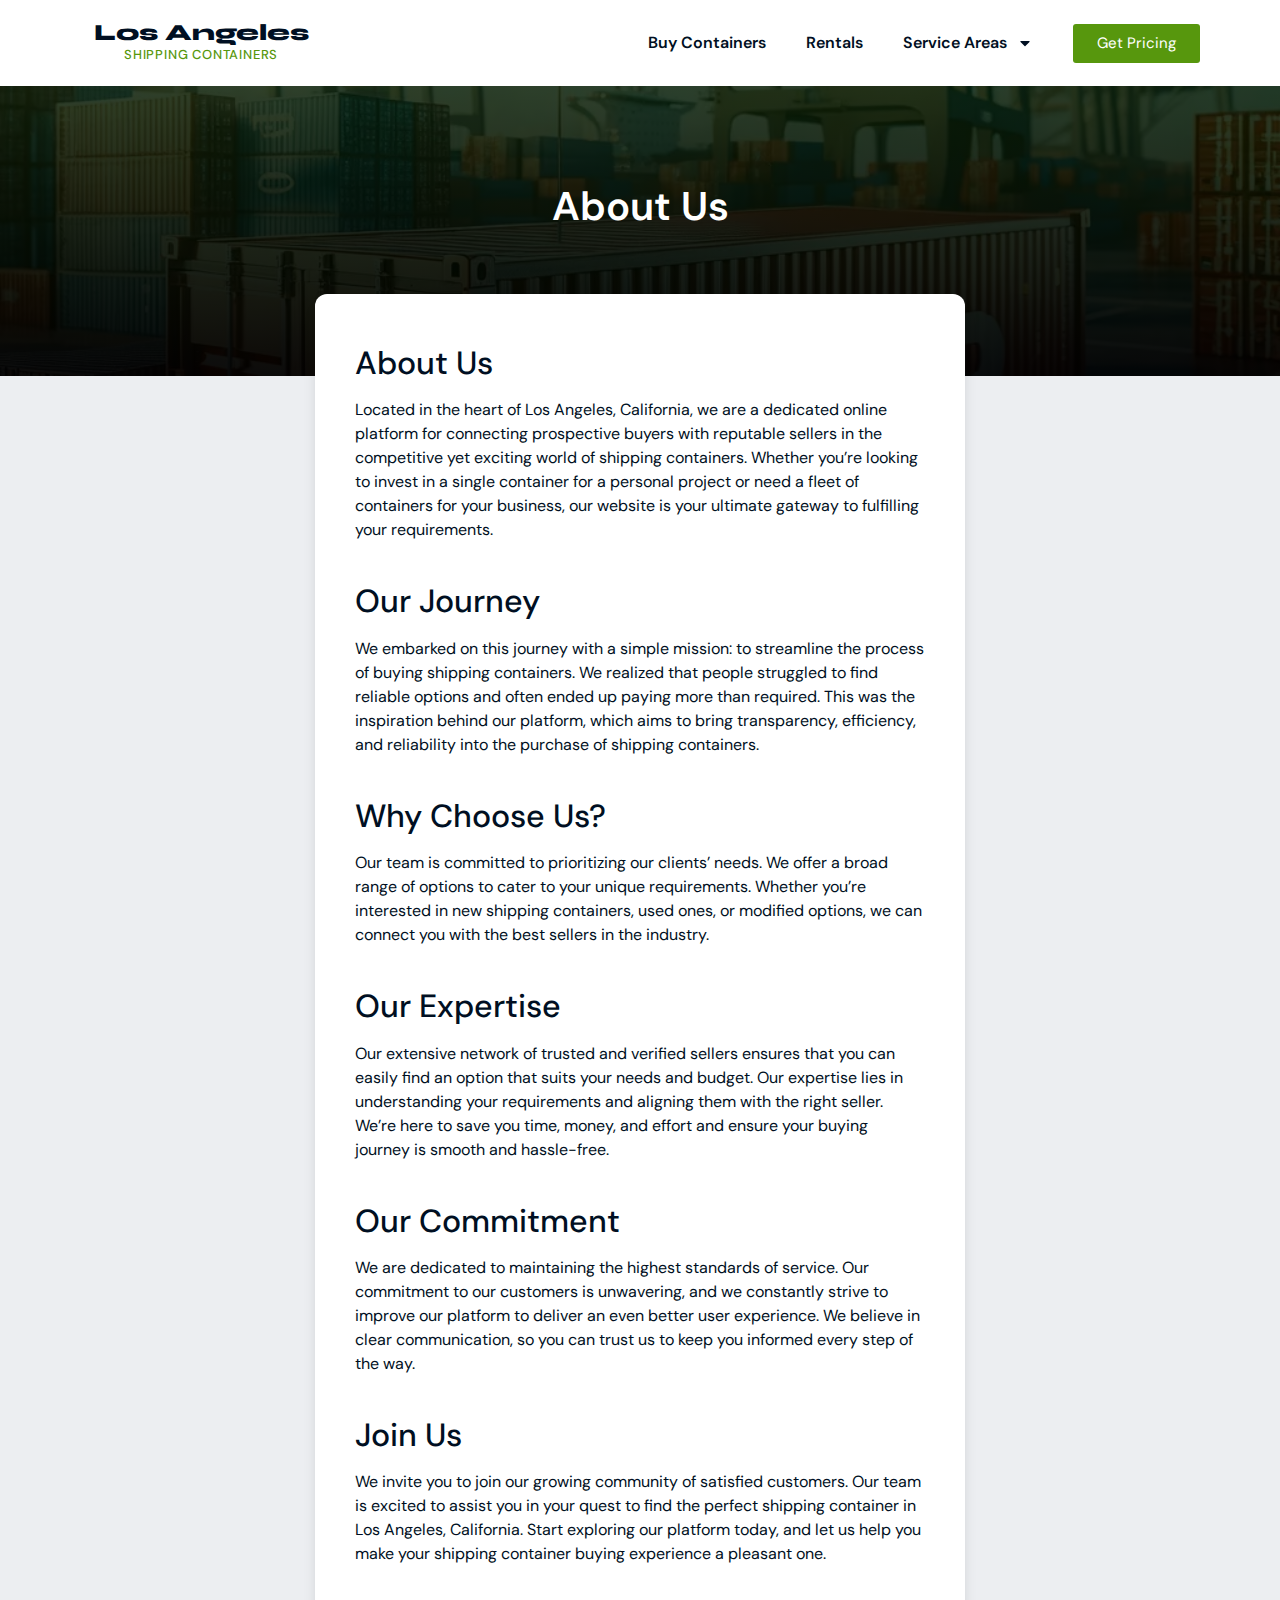
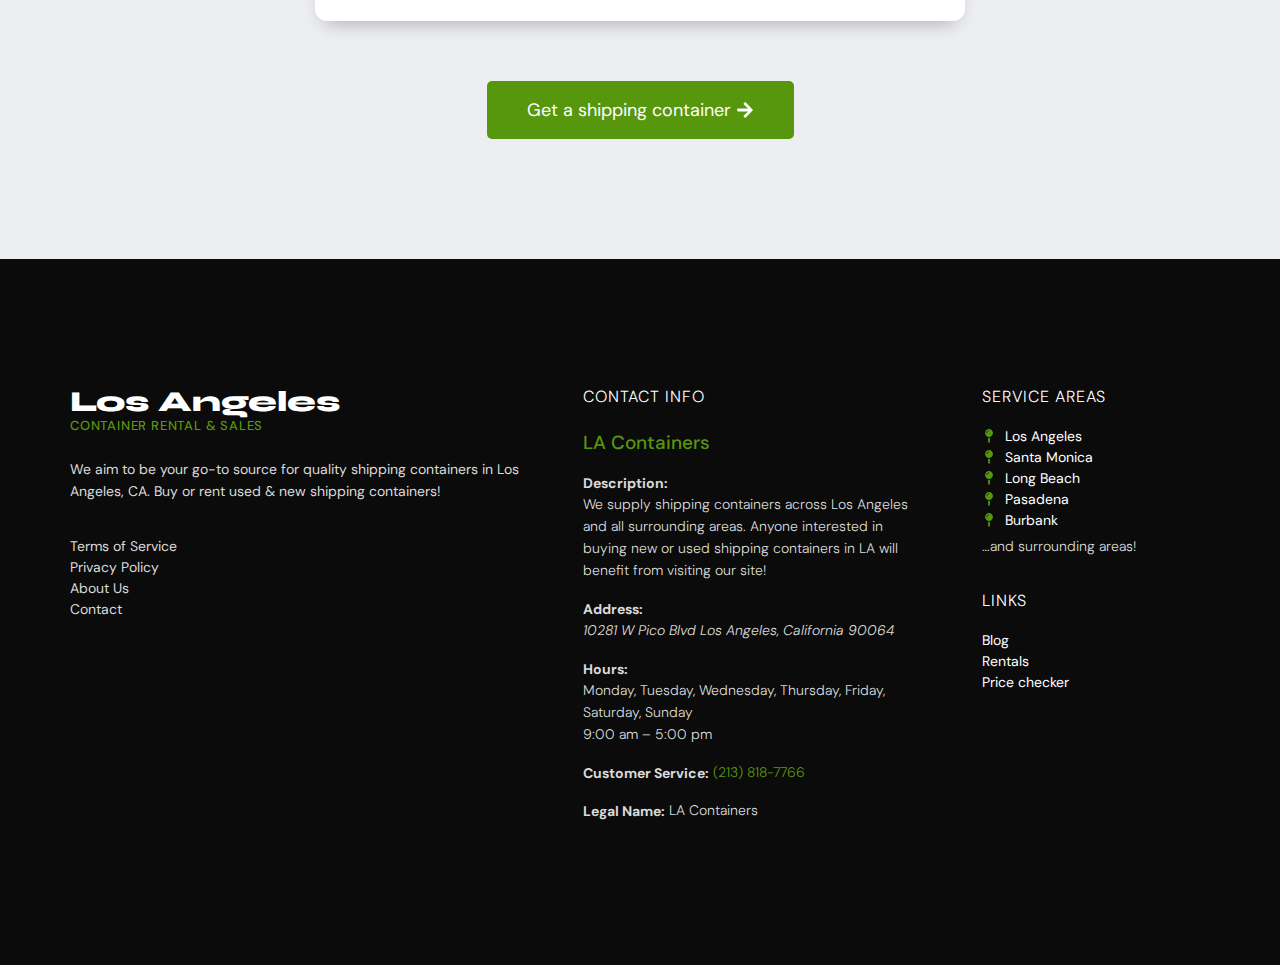
<file: about-us/index.html>
<!DOCTYPE html>
<html lang="en-US" prefix="og: https://ogp.me/ns#">
<head>
	<meta charset="UTF-8">
	<meta name="viewport" content="width=device-width, initial-scale=1">
	<link rel="profile" href="https://gmpg.org/xfn/11">
		<style>img:is([sizes="auto" i], [sizes^="auto," i]) { contain-intrinsic-size: 3000px 1500px }</style>
	
<!-- Search Engine Optimization by Rank Math - https://rankmath.com/ -->
<title>About Us - LA Containers</title>
<meta name="description" content="About Us Get a shipping container">
<meta name="robots" content="follow, index, max-snippet:-1, max-video-preview:-1, max-image-preview:large">
<meta property="og:locale" content="en_US">
<meta property="og:type" content="article">
<meta property="og:title" content="About Us - LA Containers">
<meta property="og:description" content="About Us Get a shipping container">
<meta property="og:site_name" content="LA Containers">
<meta property="og:updated_time" content="2025-02-07T00:43:25+00:00">
<meta name="twitter:card" content="summary_large_image">
<meta name="twitter:title" content="About Us - LA Containers">
<meta name="twitter:description" content="About Us Get a shipping container">
<meta name="twitter:label1" content="Time to read">
<meta name="twitter:data1" content="Less than a minute">
<script type="application/ld+json" class="rank-math-schema">{"@context":"https://schema.org","@graph":[{"@type":"Place","@id":"/#place","address":{"@type":"PostalAddress","streetAddress":"10281 W Pico Blvd","addressLocality":"Los Angeles","addressRegion":"California","postalCode":"90064","addressCountry":"US"}},{"@type":["LocalBusiness","Organization"],"@id":"/#organization","name":"LA Containers","url":"https://losangelescontainers.com","address":{"@type":"PostalAddress","streetAddress":"10281 W Pico Blvd","addressLocality":"Los Angeles","addressRegion":"California","postalCode":"90064","addressCountry":"US"},"logo":{"@type":"ImageObject","@id":"/#logo","url":"/wp-content/uploads/2025/02/shipping-containers.jpg","contentUrl":"/wp-content/uploads/2025/02/shipping-containers.jpg","caption":"LA Containers","inLanguage":"en-US","width":"112","height":"112"},"priceRange":"$$","openingHours":["Monday,Tuesday,Wednesday,Thursday,Friday,Saturday,Sunday 09:00-17:00"],"description":"We supply shipping containers across Los Angeles and all surrounding areas. Anyone interested in buying new or used shipping containers in LA will benefit from visiting our site!","legalName":"LA Containers","location":{"@id":"/#place"},"image":{"@id":"/#logo"},"telephone":"(213) 818-7766"},{"@type":"WebSite","@id":"/#website","url":"","name":"LA Containers","publisher":{"@id":"/#organization"},"inLanguage":"en-US"},{"@type":"AboutPage","@id":"#webpage","name":"About Us - LA Containers","datePublished":"2025-02-07T00:38:59+00:00","dateModified":"2025-02-07T00:43:25+00:00","isPartOf":{"@id":"/#website"},"inLanguage":"en-US"}]}</script>
<!-- /Rank Math WordPress SEO plugin -->

<link rel="alternate" type="application/rss+xml" title="LA Containers &raquo; Feed" href="/feed/">
<link rel="alternate" type="application/rss+xml" title="LA Containers &raquo; Comments Feed" href="/comments/feed/">
<script>
window._wpemojiSettings = {"baseUrl":"https:\/\/s.w.org\/images\/core\/emoji\/15.1.0\/72x72\/","ext":".png","svgUrl":"https:\/\/s.w.org\/images\/core\/emoji\/15.1.0\/svg\/","svgExt":".svg","source":{"concatemoji":"\/wp-includes\/js\/wp-emoji-release.min.js?ver=6.8.1"}};
/*! This file is auto-generated */
!function(i,n){var o,s,e;function c(e){try{var t={supportTests:e,timestamp:(new Date).valueOf()};sessionStorage.setItem(o,JSON.stringify(t))}catch(e){}}function p(e,t,n){e.clearRect(0,0,e.canvas.width,e.canvas.height),e.fillText(t,0,0);var t=new Uint32Array(e.getImageData(0,0,e.canvas.width,e.canvas.height).data),r=(e.clearRect(0,0,e.canvas.width,e.canvas.height),e.fillText(n,0,0),new Uint32Array(e.getImageData(0,0,e.canvas.width,e.canvas.height).data));return t.every(function(e,t){return e===r[t]})}function u(e,t,n){switch(t){case"flag":return n(e,"🏳️‍⚧️","🏳️​⚧️")?!1:!n(e,"🇺🇳","🇺​🇳")&&!n(e,"🏴󠁧󠁢󠁥󠁮󠁧󠁿","🏴​󠁧​󠁢​󠁥​󠁮​󠁧​󠁿");case"emoji":return!n(e,"🐦‍🔥","🐦​🔥")}return!1}function f(e,t,n){var r="undefined"!=typeof WorkerGlobalScope&&self instanceof WorkerGlobalScope?new OffscreenCanvas(300,150):i.createElement("canvas"),a=r.getContext("2d",{willReadFrequently:!0}),o=(a.textBaseline="top",a.font="600 32px Arial",{});return e.forEach(function(e){o[e]=t(a,e,n)}),o}function t(e){var t=i.createElement("script");t.src=e,t.defer=!0,i.head.appendChild(t)}"undefined"!=typeof Promise&&(o="wpEmojiSettingsSupports",s=["flag","emoji"],n.supports={everything:!0,everythingExceptFlag:!0},e=new Promise(function(e){i.addEventListener("DOMContentLoaded",e,{once:!0})}),new Promise(function(t){var n=function(){try{var e=JSON.parse(sessionStorage.getItem(o));if("object"==typeof e&&"number"==typeof e.timestamp&&(new Date).valueOf()<e.timestamp+604800&&"object"==typeof e.supportTests)return e.supportTests}catch(e){}return null}();if(!n){if("undefined"!=typeof Worker&&"undefined"!=typeof OffscreenCanvas&&"undefined"!=typeof URL&&URL.createObjectURL&&"undefined"!=typeof Blob)try{var e="postMessage("+f.toString()+"("+[JSON.stringify(s),u.toString(),p.toString()].join(",")+"));",r=new Blob([e],{type:"text/javascript"}),a=new Worker(URL.createObjectURL(r),{name:"wpTestEmojiSupports"});return void(a.onmessage=function(e){c(n=e.data),a.terminate(),t(n)})}catch(e){}c(n=f(s,u,p))}t(n)}).then(function(e){for(var t in e)n.supports[t]=e[t],n.supports.everything=n.supports.everything&&n.supports[t],"flag"!==t&&(n.supports.everythingExceptFlag=n.supports.everythingExceptFlag&&n.supports[t]);n.supports.everythingExceptFlag=n.supports.everythingExceptFlag&&!n.supports.flag,n.DOMReady=!1,n.readyCallback=function(){n.DOMReady=!0}}).then(function(){return e}).then(function(){var e;n.supports.everything||(n.readyCallback(),(e=n.source||{}).concatemoji?t(e.concatemoji):e.wpemoji&&e.twemoji&&(t(e.twemoji),t(e.wpemoji)))}))}((window,document),window._wpemojiSettings);
</script>
<style id="wp-emoji-styles-inline-css">img.wp-smiley, img.emoji {
		display: inline !important;
		border: none !important;
		box-shadow: none !important;
		height: 1em !important;
		width: 1em !important;
		margin: 0 0.07em !important;
		vertical-align: -0.1em !important;
		background: none !important;
		padding: 0 !important;
	}</style>
<style id="global-styles-inline-css">:root{--wp--preset--aspect-ratio--square: 1;--wp--preset--aspect-ratio--4-3: 4/3;--wp--preset--aspect-ratio--3-4: 3/4;--wp--preset--aspect-ratio--3-2: 3/2;--wp--preset--aspect-ratio--2-3: 2/3;--wp--preset--aspect-ratio--16-9: 16/9;--wp--preset--aspect-ratio--9-16: 9/16;--wp--preset--color--black: #000000;--wp--preset--color--cyan-bluish-gray: #abb8c3;--wp--preset--color--white: #ffffff;--wp--preset--color--pale-pink: #f78da7;--wp--preset--color--vivid-red: #cf2e2e;--wp--preset--color--luminous-vivid-orange: #ff6900;--wp--preset--color--luminous-vivid-amber: #fcb900;--wp--preset--color--light-green-cyan: #7bdcb5;--wp--preset--color--vivid-green-cyan: #00d084;--wp--preset--color--pale-cyan-blue: #8ed1fc;--wp--preset--color--vivid-cyan-blue: #0693e3;--wp--preset--color--vivid-purple: #9b51e0;--wp--preset--gradient--vivid-cyan-blue-to-vivid-purple: linear-gradient(135deg,rgba(6,147,227,1) 0%,rgb(155,81,224) 100%);--wp--preset--gradient--light-green-cyan-to-vivid-green-cyan: linear-gradient(135deg,rgb(122,220,180) 0%,rgb(0,208,130) 100%);--wp--preset--gradient--luminous-vivid-amber-to-luminous-vivid-orange: linear-gradient(135deg,rgba(252,185,0,1) 0%,rgba(255,105,0,1) 100%);--wp--preset--gradient--luminous-vivid-orange-to-vivid-red: linear-gradient(135deg,rgba(255,105,0,1) 0%,rgb(207,46,46) 100%);--wp--preset--gradient--very-light-gray-to-cyan-bluish-gray: linear-gradient(135deg,rgb(238,238,238) 0%,rgb(169,184,195) 100%);--wp--preset--gradient--cool-to-warm-spectrum: linear-gradient(135deg,rgb(74,234,220) 0%,rgb(151,120,209) 20%,rgb(207,42,186) 40%,rgb(238,44,130) 60%,rgb(251,105,98) 80%,rgb(254,248,76) 100%);--wp--preset--gradient--blush-light-purple: linear-gradient(135deg,rgb(255,206,236) 0%,rgb(152,150,240) 100%);--wp--preset--gradient--blush-bordeaux: linear-gradient(135deg,rgb(254,205,165) 0%,rgb(254,45,45) 50%,rgb(107,0,62) 100%);--wp--preset--gradient--luminous-dusk: linear-gradient(135deg,rgb(255,203,112) 0%,rgb(199,81,192) 50%,rgb(65,88,208) 100%);--wp--preset--gradient--pale-ocean: linear-gradient(135deg,rgb(255,245,203) 0%,rgb(182,227,212) 50%,rgb(51,167,181) 100%);--wp--preset--gradient--electric-grass: linear-gradient(135deg,rgb(202,248,128) 0%,rgb(113,206,126) 100%);--wp--preset--gradient--midnight: linear-gradient(135deg,rgb(2,3,129) 0%,rgb(40,116,252) 100%);--wp--preset--font-size--small: 13px;--wp--preset--font-size--medium: 20px;--wp--preset--font-size--large: 36px;--wp--preset--font-size--x-large: 42px;--wp--preset--spacing--20: 0.44rem;--wp--preset--spacing--30: 0.67rem;--wp--preset--spacing--40: 1rem;--wp--preset--spacing--50: 1.5rem;--wp--preset--spacing--60: 2.25rem;--wp--preset--spacing--70: 3.38rem;--wp--preset--spacing--80: 5.06rem;--wp--preset--shadow--natural: 6px 6px 9px rgba(0, 0, 0, 0.2);--wp--preset--shadow--deep: 12px 12px 50px rgba(0, 0, 0, 0.4);--wp--preset--shadow--sharp: 6px 6px 0px rgba(0, 0, 0, 0.2);--wp--preset--shadow--outlined: 6px 6px 0px -3px rgba(255, 255, 255, 1), 6px 6px rgba(0, 0, 0, 1);--wp--preset--shadow--crisp: 6px 6px 0px rgba(0, 0, 0, 1);}:root { --wp--style--global--content-size: 800px;--wp--style--global--wide-size: 1200px; }:where(body) { margin: 0; }.wp-site-blocks > .alignleft { float: left; margin-right: 2em; }.wp-site-blocks > .alignright { float: right; margin-left: 2em; }.wp-site-blocks > .aligncenter { justify-content: center; margin-left: auto; margin-right: auto; }:where(.wp-site-blocks) > * { margin-block-start: 24px; margin-block-end: 0; }:where(.wp-site-blocks) > :first-child { margin-block-start: 0; }:where(.wp-site-blocks) > :last-child { margin-block-end: 0; }:root { --wp--style--block-gap: 24px; }:root :where(.is-layout-flow) > :first-child{margin-block-start: 0;}:root :where(.is-layout-flow) > :last-child{margin-block-end: 0;}:root :where(.is-layout-flow) > *{margin-block-start: 24px;margin-block-end: 0;}:root :where(.is-layout-constrained) > :first-child{margin-block-start: 0;}:root :where(.is-layout-constrained) > :last-child{margin-block-end: 0;}:root :where(.is-layout-constrained) > *{margin-block-start: 24px;margin-block-end: 0;}:root :where(.is-layout-flex){gap: 24px;}:root :where(.is-layout-grid){gap: 24px;}.is-layout-flow > .alignleft{float: left;margin-inline-start: 0;margin-inline-end: 2em;}.is-layout-flow > .alignright{float: right;margin-inline-start: 2em;margin-inline-end: 0;}.is-layout-flow > .aligncenter{margin-left: auto !important;margin-right: auto !important;}.is-layout-constrained > .alignleft{float: left;margin-inline-start: 0;margin-inline-end: 2em;}.is-layout-constrained > .alignright{float: right;margin-inline-start: 2em;margin-inline-end: 0;}.is-layout-constrained > .aligncenter{margin-left: auto !important;margin-right: auto !important;}.is-layout-constrained > :where(:not(.alignleft):not(.alignright):not(.alignfull)){max-width: var(--wp--style--global--content-size);margin-left: auto !important;margin-right: auto !important;}.is-layout-constrained > .alignwide{max-width: var(--wp--style--global--wide-size);}body .is-layout-flex{display: flex;}.is-layout-flex{flex-wrap: wrap;align-items: center;}.is-layout-flex > :is(*, div){margin: 0;}body .is-layout-grid{display: grid;}.is-layout-grid > :is(*, div){margin: 0;}body{padding-top: 0px;padding-right: 0px;padding-bottom: 0px;padding-left: 0px;}a:where(:not(.wp-element-button)){text-decoration: underline;}:root :where(.wp-element-button, .wp-block-button__link){background-color: #32373c;border-width: 0;color: #fff;font-family: inherit;font-size: inherit;line-height: inherit;padding: calc(0.667em + 2px) calc(1.333em + 2px);text-decoration: none;}.has-black-color{color: var(--wp--preset--color--black) !important;}.has-cyan-bluish-gray-color{color: var(--wp--preset--color--cyan-bluish-gray) !important;}.has-white-color{color: var(--wp--preset--color--white) !important;}.has-pale-pink-color{color: var(--wp--preset--color--pale-pink) !important;}.has-vivid-red-color{color: var(--wp--preset--color--vivid-red) !important;}.has-luminous-vivid-orange-color{color: var(--wp--preset--color--luminous-vivid-orange) !important;}.has-luminous-vivid-amber-color{color: var(--wp--preset--color--luminous-vivid-amber) !important;}.has-light-green-cyan-color{color: var(--wp--preset--color--light-green-cyan) !important;}.has-vivid-green-cyan-color{color: var(--wp--preset--color--vivid-green-cyan) !important;}.has-pale-cyan-blue-color{color: var(--wp--preset--color--pale-cyan-blue) !important;}.has-vivid-cyan-blue-color{color: var(--wp--preset--color--vivid-cyan-blue) !important;}.has-vivid-purple-color{color: var(--wp--preset--color--vivid-purple) !important;}.has-black-background-color{background-color: var(--wp--preset--color--black) !important;}.has-cyan-bluish-gray-background-color{background-color: var(--wp--preset--color--cyan-bluish-gray) !important;}.has-white-background-color{background-color: var(--wp--preset--color--white) !important;}.has-pale-pink-background-color{background-color: var(--wp--preset--color--pale-pink) !important;}.has-vivid-red-background-color{background-color: var(--wp--preset--color--vivid-red) !important;}.has-luminous-vivid-orange-background-color{background-color: var(--wp--preset--color--luminous-vivid-orange) !important;}.has-luminous-vivid-amber-background-color{background-color: var(--wp--preset--color--luminous-vivid-amber) !important;}.has-light-green-cyan-background-color{background-color: var(--wp--preset--color--light-green-cyan) !important;}.has-vivid-green-cyan-background-color{background-color: var(--wp--preset--color--vivid-green-cyan) !important;}.has-pale-cyan-blue-background-color{background-color: var(--wp--preset--color--pale-cyan-blue) !important;}.has-vivid-cyan-blue-background-color{background-color: var(--wp--preset--color--vivid-cyan-blue) !important;}.has-vivid-purple-background-color{background-color: var(--wp--preset--color--vivid-purple) !important;}.has-black-border-color{border-color: var(--wp--preset--color--black) !important;}.has-cyan-bluish-gray-border-color{border-color: var(--wp--preset--color--cyan-bluish-gray) !important;}.has-white-border-color{border-color: var(--wp--preset--color--white) !important;}.has-pale-pink-border-color{border-color: var(--wp--preset--color--pale-pink) !important;}.has-vivid-red-border-color{border-color: var(--wp--preset--color--vivid-red) !important;}.has-luminous-vivid-orange-border-color{border-color: var(--wp--preset--color--luminous-vivid-orange) !important;}.has-luminous-vivid-amber-border-color{border-color: var(--wp--preset--color--luminous-vivid-amber) !important;}.has-light-green-cyan-border-color{border-color: var(--wp--preset--color--light-green-cyan) !important;}.has-vivid-green-cyan-border-color{border-color: var(--wp--preset--color--vivid-green-cyan) !important;}.has-pale-cyan-blue-border-color{border-color: var(--wp--preset--color--pale-cyan-blue) !important;}.has-vivid-cyan-blue-border-color{border-color: var(--wp--preset--color--vivid-cyan-blue) !important;}.has-vivid-purple-border-color{border-color: var(--wp--preset--color--vivid-purple) !important;}.has-vivid-cyan-blue-to-vivid-purple-gradient-background{background: var(--wp--preset--gradient--vivid-cyan-blue-to-vivid-purple) !important;}.has-light-green-cyan-to-vivid-green-cyan-gradient-background{background: var(--wp--preset--gradient--light-green-cyan-to-vivid-green-cyan) !important;}.has-luminous-vivid-amber-to-luminous-vivid-orange-gradient-background{background: var(--wp--preset--gradient--luminous-vivid-amber-to-luminous-vivid-orange) !important;}.has-luminous-vivid-orange-to-vivid-red-gradient-background{background: var(--wp--preset--gradient--luminous-vivid-orange-to-vivid-red) !important;}.has-very-light-gray-to-cyan-bluish-gray-gradient-background{background: var(--wp--preset--gradient--very-light-gray-to-cyan-bluish-gray) !important;}.has-cool-to-warm-spectrum-gradient-background{background: var(--wp--preset--gradient--cool-to-warm-spectrum) !important;}.has-blush-light-purple-gradient-background{background: var(--wp--preset--gradient--blush-light-purple) !important;}.has-blush-bordeaux-gradient-background{background: var(--wp--preset--gradient--blush-bordeaux) !important;}.has-luminous-dusk-gradient-background{background: var(--wp--preset--gradient--luminous-dusk) !important;}.has-pale-ocean-gradient-background{background: var(--wp--preset--gradient--pale-ocean) !important;}.has-electric-grass-gradient-background{background: var(--wp--preset--gradient--electric-grass) !important;}.has-midnight-gradient-background{background: var(--wp--preset--gradient--midnight) !important;}.has-small-font-size{font-size: var(--wp--preset--font-size--small) !important;}.has-medium-font-size{font-size: var(--wp--preset--font-size--medium) !important;}.has-large-font-size{font-size: var(--wp--preset--font-size--large) !important;}.has-x-large-font-size{font-size: var(--wp--preset--font-size--x-large) !important;}
:root :where(.wp-block-pullquote){font-size: 1.5em;line-height: 1.6;}</style>
<link rel="stylesheet" id="hello-elementor-css" href="/wp-content/themes/hello-elementor/style.min.css?ver=3.3.0" media="all">
<link rel="stylesheet" id="hello-elementor-theme-style-css" href="/wp-content/themes/hello-elementor/theme.min.css?ver=3.3.0" media="all">
<link rel="stylesheet" id="hello-elementor-header-footer-css" href="/wp-content/themes/hello-elementor/header-footer.min.css?ver=3.3.0" media="all">
<link rel="stylesheet" id="elementor-frontend-css" href="/wp-content/plugins/elementor/assets/css/frontend.min.css?ver=3.29.0" media="all">
<link rel="stylesheet" id="elementor-post-202-css" href="/wp-content/uploads/elementor/css/post-202.css?ver=1747763572" media="all">
<link rel="stylesheet" id="widget-heading-css" href="/wp-content/plugins/elementor/assets/css/widget-heading.min.css?ver=3.29.0" media="all">
<link rel="stylesheet" id="e-motion-fx-css" href="/wp-content/plugins/elementor-pro/assets/css/modules/motion-fx.min.css?ver=3.29.0" media="all">
<link rel="stylesheet" id="widget-nav-menu-css" href="/wp-content/plugins/elementor-pro/assets/css/widget-nav-menu.min.css?ver=3.29.0" media="all">
<link rel="stylesheet" id="widget-icon-list-css" href="/wp-content/plugins/elementor/assets/css/widget-icon-list.min.css?ver=3.29.0" media="all">
<link rel="stylesheet" id="elementor-post-244-css" href="/wp-content/uploads/elementor/css/post-244.css?ver=1747763789" media="all">
<link rel="stylesheet" id="elementor-post-218-css" href="/wp-content/uploads/elementor/css/post-218.css?ver=1747763572" media="all">
<link rel="stylesheet" id="elementor-post-211-css" href="/wp-content/uploads/elementor/css/post-211.css?ver=1747763572" media="all">
<link rel="stylesheet" id="elementor-gf-local-dmsans-css" href="/wp-content/uploads/elementor/google-fonts/css/dmsans.css?ver=1747763571" media="all">
<link rel="stylesheet" id="elementor-gf-local-syne-css" href="/wp-content/uploads/elementor/google-fonts/css/syne.css?ver=1747763571" media="all">
<script src="/wp-includes/js/jquery/jquery.min.js?ver=3.7.1" id="jquery-core-js"></script>
<script src="/wp-includes/js/jquery/jquery-migrate.min.js?ver=3.4.1" id="jquery-migrate-js"></script>
<link rel="https://api.w.org/" href="/wp-json/">
<link rel="alternate" title="JSON" type="application/json" href="/wp-json/wp/v2/pages/244">
<link rel="EditURI" type="application/rsd+xml" title="RSD" href="/xmlrpc.php?rsd">
<meta name="generator" content="WordPress 6.8.1">
<link rel="shortlink" href="/?p=244">
<link rel="alternate" title="oEmbed (JSON)" type="application/json+oembed" href="/wp-json/oembed/1.0/embed?url=https%3A%2F%2F%2Fabout-us%2F">
<link rel="alternate" title="oEmbed (XML)" type="text/xml+oembed" href="/wp-json/oembed/1.0/embed?url=https%3A%2F%2F%2Fabout-us%2F#038;format=xml">
<script async defer src="https://app.visitortracking.com/assets/js/tracer.js"></script>
<script>function init_tracer() { 
   var tracer = new Tracer({  
   websiteId : "c81d522c-b5e9-4eab-986d-80dae88e73f7",  
   async : true, 
   debug : false }); 
 }</script><meta name="generator" content="Elementor 3.29.0; features: e_font_icon_svg, additional_custom_breakpoints, e_local_google_fonts, e_element_cache; settings: css_print_method-external, google_font-enabled, font_display-swap">
			<style>.e-con.e-parent:nth-of-type(n+4):not(.e-lazyloaded):not(.e-no-lazyload),
				.e-con.e-parent:nth-of-type(n+4):not(.e-lazyloaded):not(.e-no-lazyload) * {
					background-image: none !important;
				}
				@media screen and (max-height: 1024px) {
					.e-con.e-parent:nth-of-type(n+3):not(.e-lazyloaded):not(.e-no-lazyload),
					.e-con.e-parent:nth-of-type(n+3):not(.e-lazyloaded):not(.e-no-lazyload) * {
						background-image: none !important;
					}
				}
				@media screen and (max-height: 640px) {
					.e-con.e-parent:nth-of-type(n+2):not(.e-lazyloaded):not(.e-no-lazyload),
					.e-con.e-parent:nth-of-type(n+2):not(.e-lazyloaded):not(.e-no-lazyload) * {
						background-image: none !important;
					}
				}</style>
			<link rel="icon" href="/wp-content/uploads/2025/02/cropped-cropped-shipping-containers-32x32.webp" sizes="32x32">
<link rel="icon" href="/wp-content/uploads/2025/02/cropped-cropped-shipping-containers-192x192.webp" sizes="192x192">
<link rel="apple-touch-icon" href="/wp-content/uploads/2025/02/cropped-cropped-shipping-containers-180x180.webp">
<meta name="msapplication-TileImage" content="/wp-content/uploads/2025/02/cropped-cropped-shipping-containers-270x270.webp">
</head>
<body class="wp-singular page-template page-template-elementor_header_footer page page-id-244 wp-custom-logo wp-embed-responsive wp-theme-hello-elementor eio-default theme-default elementor-default elementor-template-full-width elementor-kit-202 elementor-page elementor-page-244">


<a class="skip-link screen-reader-text" href="#content">Skip to content</a>

		<div data-elementor-type="header" data-elementor-id="218" class="elementor elementor-218 elementor-location-header" data-elementor-post-type="elementor_library">
			<div class="elementor-element elementor-element-1186abfa e-flex e-con-boxed e-con e-parent" data-id="1186abfa" data-element_type="container">
					<div class="e-con-inner">
		<div class="elementor-element elementor-element-196821e2 e-con-full e-flex e-con e-child" data-id="196821e2" data-element_type="container">
				<div class="elementor-element elementor-element-2167f19d elementor-widget elementor-widget-heading" data-id="2167f19d" data-element_type="widget" data-widget_type="heading.default">
				<div class="elementor-widget-container">
					<span class="elementor-heading-title elementor-size-default"><a href="/">Los Angeles</a></span>				</div>
				</div>
				<div class="elementor-element elementor-element-6b9f8bdc elementor-widget elementor-widget-heading" data-id="6b9f8bdc" data-element_type="widget" data-widget_type="heading.default">
				<div class="elementor-widget-container">
					<span class="elementor-heading-title elementor-size-default"><a href="/">Shipping Containers</a></span>				</div>
				</div>
				<div class="elementor-element elementor-element-2d8d8766 elementor-align-justify elementor-mobile-align-justify elementor-widget-mobile__width-inherit elementor-fixed elementor-hidden-desktop elementor-hidden-tablet elementor-widget elementor-widget-button" data-id="2d8d8766" data-element_type="widget" data-settings="{&quot;_position&quot;:&quot;fixed&quot;,&quot;motion_fx_motion_fx_scrolling&quot;:&quot;yes&quot;,&quot;motion_fx_translateY_effect&quot;:&quot;yes&quot;,&quot;motion_fx_translateY_affectedRange&quot;:{&quot;unit&quot;:&quot;%&quot;,&quot;size&quot;:&quot;&quot;,&quot;sizes&quot;:{&quot;start&quot;:0,&quot;end&quot;:50}},&quot;motion_fx_translateY_speed&quot;:{&quot;unit&quot;:&quot;px&quot;,&quot;size&quot;:4,&quot;sizes&quot;:[]},&quot;motion_fx_devices&quot;:[&quot;desktop&quot;,&quot;tablet&quot;,&quot;mobile&quot;]}" data-widget_type="button.default">
				<div class="elementor-widget-container">
									<div class="elementor-button-wrapper">
					<a class="elementor-button elementor-button-link elementor-size-lg" href="/compare-pricing/">
						<span class="elementor-button-content-wrapper">
									<span class="elementor-button-text">Check Local Prices</span>
					</span>
					</a>
				</div>
								</div>
				</div>
				</div>
		<div class="elementor-element elementor-element-6989f3a2 e-con-full elementor-hidden-mobile e-flex e-con e-child" data-id="6989f3a2" data-element_type="container">
				<div class="elementor-element elementor-element-304bda76 elementor-nav-menu__align-end elementor-nav-menu--stretch elementor-nav-menu--dropdown-tablet elementor-nav-menu__text-align-aside elementor-nav-menu--toggle elementor-nav-menu--burger elementor-widget elementor-widget-nav-menu" data-id="304bda76" data-element_type="widget" data-settings="{&quot;full_width&quot;:&quot;stretch&quot;,&quot;layout&quot;:&quot;horizontal&quot;,&quot;submenu_icon&quot;:{&quot;value&quot;:&quot;&lt;svg class=\&quot;e-font-icon-svg e-fas-caret-down\&quot; viewBox=\&quot;0 0 320 512\&quot; xmlns=\&quot;http:\/\/www.w3.org\/2000\/svg\&quot;&gt;&lt;path d=\&quot;M31.3 192h257.3c17.8 0 26.7 21.5 14.1 34.1L174.1 354.8c-7.8 7.8-20.5 7.8-28.3 0L17.2 226.1C4.6 213.5 13.5 192 31.3 192z\&quot;&gt;&lt;\/path&gt;&lt;\/svg&gt;&quot;,&quot;library&quot;:&quot;fa-solid&quot;},&quot;toggle&quot;:&quot;burger&quot;}" data-widget_type="nav-menu.default">
				<div class="elementor-widget-container">
								<nav aria-label="Menu" class="elementor-nav-menu--main elementor-nav-menu__container elementor-nav-menu--layout-horizontal e--pointer-underline e--animation-fade">
				<ul id="menu-1-304bda76" class="elementor-nav-menu">
<li class="menu-item menu-item-type-post_type menu-item-object-page menu-item-261"><a href="/compare-pricing/" class="elementor-item">Buy Containers</a></li>
<li class="menu-item menu-item-type-post_type menu-item-object-page menu-item-255"><a href="/rentals/" class="elementor-item">Rentals</a></li>
<li class="menu-item menu-item-type-custom menu-item-object-custom menu-item-has-children menu-item-256">
<a href="#" class="elementor-item elementor-item-anchor">Service Areas</a>
<ul class="sub-menu elementor-nav-menu--dropdown">
	<li class="menu-item menu-item-type-post_type menu-item-object-page menu-item-260"><a href="/santa-monica/" class="elementor-sub-item">Santa Monica</a></li>
	<li class="menu-item menu-item-type-post_type menu-item-object-page menu-item-257"><a href="/long-beach/" class="elementor-sub-item">Long Beach</a></li>
	<li class="menu-item menu-item-type-post_type menu-item-object-page menu-item-258"><a href="/pasadena/" class="elementor-sub-item">Pasadena</a></li>
	<li class="menu-item menu-item-type-post_type menu-item-object-page menu-item-259"><a href="/burbank/" class="elementor-sub-item">Burbank</a></li>
</ul>
</li>
</ul>			</nav>
					<div class="elementor-menu-toggle" role="button" tabindex="0" aria-label="Menu Toggle" aria-expanded="false">
			<svg aria-hidden="true" role="presentation" class="elementor-menu-toggle__icon--open e-font-icon-svg e-eicon-menu-bar" viewbox="0 0 1000 1000" xmlns="http://www.w3.org/2000/svg"><path d="M104 333H896C929 333 958 304 958 271S929 208 896 208H104C71 208 42 237 42 271S71 333 104 333ZM104 583H896C929 583 958 554 958 521S929 458 896 458H104C71 458 42 487 42 521S71 583 104 583ZM104 833H896C929 833 958 804 958 771S929 708 896 708H104C71 708 42 737 42 771S71 833 104 833Z"></path></svg><svg aria-hidden="true" role="presentation" class="elementor-menu-toggle__icon--close e-font-icon-svg e-eicon-close" viewbox="0 0 1000 1000" xmlns="http://www.w3.org/2000/svg"><path d="M742 167L500 408 258 167C246 154 233 150 217 150 196 150 179 158 167 167 154 179 150 196 150 212 150 229 154 242 171 254L408 500 167 742C138 771 138 800 167 829 196 858 225 858 254 829L496 587 738 829C750 842 767 846 783 846 800 846 817 842 829 829 842 817 846 804 846 783 846 767 842 750 829 737L588 500 833 258C863 229 863 200 833 171 804 137 775 137 742 167Z"></path></svg>		</div>
					<nav class="elementor-nav-menu--dropdown elementor-nav-menu__container" aria-hidden="true">
				<ul id="menu-2-304bda76" class="elementor-nav-menu">
<li class="menu-item menu-item-type-post_type menu-item-object-page menu-item-261"><a href="/compare-pricing/" class="elementor-item" tabindex="-1">Buy Containers</a></li>
<li class="menu-item menu-item-type-post_type menu-item-object-page menu-item-255"><a href="/rentals/" class="elementor-item" tabindex="-1">Rentals</a></li>
<li class="menu-item menu-item-type-custom menu-item-object-custom menu-item-has-children menu-item-256">
<a href="#" class="elementor-item elementor-item-anchor" tabindex="-1">Service Areas</a>
<ul class="sub-menu elementor-nav-menu--dropdown">
	<li class="menu-item menu-item-type-post_type menu-item-object-page menu-item-260"><a href="/santa-monica/" class="elementor-sub-item" tabindex="-1">Santa Monica</a></li>
	<li class="menu-item menu-item-type-post_type menu-item-object-page menu-item-257"><a href="/long-beach/" class="elementor-sub-item" tabindex="-1">Long Beach</a></li>
	<li class="menu-item menu-item-type-post_type menu-item-object-page menu-item-258"><a href="/pasadena/" class="elementor-sub-item" tabindex="-1">Pasadena</a></li>
	<li class="menu-item menu-item-type-post_type menu-item-object-page menu-item-259"><a href="/burbank/" class="elementor-sub-item" tabindex="-1">Burbank</a></li>
</ul>
</li>
</ul>			</nav>
						</div>
				</div>
				<div class="elementor-element elementor-element-323d888d elementor-widget__width-auto elementor-widget elementor-widget-button" data-id="323d888d" data-element_type="widget" data-widget_type="button.default">
				<div class="elementor-widget-container">
									<div class="elementor-button-wrapper">
					<a class="elementor-button elementor-button-link elementor-size-sm" href="/compare-pricing/">
						<span class="elementor-button-content-wrapper">
									<span class="elementor-button-text">Get Pricing</span>
					</span>
					</a>
				</div>
								</div>
				</div>
				</div>
					</div>
				</div>
				</div>
				<div data-elementor-type="wp-page" data-elementor-id="244" class="elementor elementor-244" data-elementor-post-type="page">
				<div class="elementor-element elementor-element-c323c4d e-flex e-con-boxed e-con e-parent" data-id="c323c4d" data-element_type="container" data-settings="{&quot;background_background&quot;:&quot;classic&quot;}">
					<div class="e-con-inner">
				<div class="elementor-element elementor-element-29d84bb3 elementor-widget elementor-widget-heading" data-id="29d84bb3" data-element_type="widget" data-widget_type="heading.default">
				<div class="elementor-widget-container">
					<h1 class="elementor-heading-title elementor-size-default">About Us</h1>				</div>
				</div>
					</div>
				</div>
		<div class="elementor-element elementor-element-d7dec0a e-flex e-con-boxed e-con e-parent" data-id="d7dec0a" data-element_type="container" data-settings="{&quot;background_background&quot;:&quot;classic&quot;}">
					<div class="e-con-inner">
				<div class="elementor-element elementor-element-1fb24a0a elementor-widget elementor-widget-text-editor" data-id="1fb24a0a" data-element_type="widget" data-widget_type="text-editor.default">
				<div class="elementor-widget-container">
									<h2>About Us</h2>
<p>Located in the heart of Los Angeles, California, we are a dedicated online platform for connecting prospective buyers with reputable sellers in the competitive yet exciting world of shipping containers. Whether you&#8217;re looking to invest in a single container for a personal project or need a fleet of containers for your business, our website is your ultimate gateway to fulfilling your requirements.</p>
<h2>Our Journey</h2>
<p>We embarked on this journey with a simple mission: to streamline the process of buying shipping containers. We realized that people struggled to find reliable options and often ended up paying more than required. This was the inspiration behind our platform, which aims to bring transparency, efficiency, and reliability into the purchase of shipping containers.</p>
<h2>Why Choose Us?</h2>
<p>Our team is committed to prioritizing our clients&#8217; needs. We offer a broad range of options to cater to your unique requirements. Whether you&#8217;re interested in new shipping containers, used ones, or modified options, we can connect you with the best sellers in the industry.</p>
<h2>Our Expertise</h2>
<p>Our extensive network of trusted and verified sellers ensures that you can easily find an option that suits your needs and budget. Our expertise lies in understanding your requirements and aligning them with the right seller. We&#8217;re here to save you time, money, and effort and ensure your buying journey is smooth and hassle-free.</p>
<h2>Our Commitment</h2>
<p>We are dedicated to maintaining the highest standards of service. Our commitment to our customers is unwavering, and we constantly strive to improve our platform to deliver an even better user experience. We believe in clear communication, so you can trust us to keep you informed every step of the way.</p>
<h2>Join Us</h2>
<p>We invite you to join our growing community of satisfied customers. Our team is excited to assist you in your quest to find the perfect shipping container in Los Angeles, California. Start exploring our platform today, and let us help you make your shipping container buying experience a pleasant one.</p>								</div>
				</div>
				<div class="elementor-element elementor-element-450097cc elementor-align-center elementor-widget elementor-widget-button" data-id="450097cc" data-element_type="widget" data-widget_type="button.default">
				<div class="elementor-widget-container">
									<div class="elementor-button-wrapper">
					<a class="elementor-button elementor-button-link elementor-size-lg" href="/compare-pricing/">
						<span class="elementor-button-content-wrapper">
						<span class="elementor-button-icon">
				<svg aria-hidden="true" class="e-font-icon-svg e-fas-arrow-right" viewbox="0 0 448 512" xmlns="http://www.w3.org/2000/svg"><path d="M190.5 66.9l22.2-22.2c9.4-9.4 24.6-9.4 33.9 0L441 239c9.4 9.4 9.4 24.6 0 33.9L246.6 467.3c-9.4 9.4-24.6 9.4-33.9 0l-22.2-22.2c-9.5-9.5-9.3-25 .4-34.3L311.4 296H24c-13.3 0-24-10.7-24-24v-32c0-13.3 10.7-24 24-24h287.4L190.9 101.2c-9.8-9.3-10-24.8-.4-34.3z"></path></svg>			</span>
									<span class="elementor-button-text">Get a shipping container</span>
					</span>
					</a>
				</div>
								</div>
				</div>
					</div>
				</div>
				</div>
				<div data-elementor-type="footer" data-elementor-id="211" class="elementor elementor-211 elementor-location-footer" data-elementor-post-type="elementor_library">
			<div class="elementor-element elementor-element-3b30d687 e-flex e-con-boxed e-con e-parent" data-id="3b30d687" data-element_type="container" data-settings="{&quot;background_background&quot;:&quot;classic&quot;}">
					<div class="e-con-inner">
		<div class="elementor-element elementor-element-256a42a6 e-con-full e-flex e-con e-child" data-id="256a42a6" data-element_type="container">
				<div class="elementor-element elementor-element-3476d258 elementor-widget elementor-widget-heading" data-id="3476d258" data-element_type="widget" data-widget_type="heading.default">
				<div class="elementor-widget-container">
					<span class="elementor-heading-title elementor-size-default"><a href="/">Los Angeles</a></span>				</div>
				</div>
				<div class="elementor-element elementor-element-3b5abae0 elementor-widget elementor-widget-heading" data-id="3b5abae0" data-element_type="widget" data-widget_type="heading.default">
				<div class="elementor-widget-container">
					<span class="elementor-heading-title elementor-size-default"><a href="/">Container rental &amp; sales</a></span>				</div>
				</div>
				<div class="elementor-element elementor-element-7f396f34 elementor-widget elementor-widget-text-editor" data-id="7f396f34" data-element_type="widget" data-widget_type="text-editor.default">
				<div class="elementor-widget-container">
									<p>We aim to be&nbsp;your go-to source for quality shipping containers in Los Angeles, CA. Buy or rent used &amp; new shipping containers!</p>								</div>
				</div>
				<div class="elementor-element elementor-element-319951de elementor-icon-list--layout-traditional elementor-list-item-link-full_width elementor-widget elementor-widget-icon-list" data-id="319951de" data-element_type="widget" data-widget_type="icon-list.default">
				<div class="elementor-widget-container">
							<ul class="elementor-icon-list-items">
							<li class="elementor-icon-list-item">
											<a href="/terms-of-service/">

											<span class="elementor-icon-list-text">Terms of Service</span>
											</a>
									</li>
								<li class="elementor-icon-list-item">
											<a href="/privacy-policy/">

											<span class="elementor-icon-list-text">Privacy Policy</span>
											</a>
									</li>
								<li class="elementor-icon-list-item">
											<a href="/about-us/">

											<span class="elementor-icon-list-text">About Us</span>
											</a>
									</li>
								<li class="elementor-icon-list-item">
											<a href="/contact-us/">

											<span class="elementor-icon-list-text">Contact</span>
											</a>
									</li>
						</ul>
						</div>
				</div>
				</div>
		<div class="elementor-element elementor-element-6b8c68b6 e-con-full e-flex e-con e-child" data-id="6b8c68b6" data-element_type="container">
				<div class="elementor-element elementor-element-45ff9509 elementor-widget elementor-widget-heading" data-id="45ff9509" data-element_type="widget" data-widget_type="heading.default">
				<div class="elementor-widget-container">
					<h4 class="elementor-heading-title elementor-size-default">Contact info</h4>				</div>
				</div>
				<div class="elementor-element elementor-element-25e82c7d elementor-widget elementor-widget-text-editor" data-id="25e82c7d" data-element_type="widget" data-widget_type="text-editor.default">
				<div class="elementor-widget-container">
									<div class="rank-math-contact-info show-name show-organization_description show-email show-address show-hours show-phone show-additional_info show-map">
<div class="rank-math-contact-section rank-math-contact-name">		<h4 class="rank-math-name">
			<a href="https://losangelescontainers.com/">LA Containers</a>
		</h4>
		</div>
<div class="rank-math-contact-section rank-math-contact-organization_description">		<div class="rank-math-organization-description">
			<label>Description:</label>
			<p>We supply shipping containers across Los Angeles and all surrounding areas. Anyone interested in buying new or used shipping containers in LA will benefit from visiting our site!</p>
		</div>
		</div>
<div class="rank-math-contact-section rank-math-contact-email"></div>
<div class="rank-math-contact-section rank-math-contact-address">		<label>Address:</label>
		<address>
<span class="contact-address-streetAddress">10281 W Pico Blvd</span> <span class="contact-address-addressLocality">Los Angeles</span>, <span class="contact-address-addressRegion">California</span> <span class="contact-address-postalCode">90064</span>
</address>
		</div>
<div class="rank-math-contact-section rank-math-contact-hours">		<label>Hours:</label>
		<div class="rank-math-contact-hours-details">
			<div class="rank-math-opening-hours">
<span class="rank-math-opening-days">Monday, Tuesday, Wednesday, Thursday, Friday, Saturday, Sunday</span><span class="rank-math-opening-time">9:00 am &ndash; 5:00 pm</span>
</div>		</div>
		</div>
<div class="rank-math-contact-section rank-math-contact-phone">			<div class="rank-math-phone-number type-customersupport">
				<label>Customer Service:</label>
				<span><a href="tel://(213) 818-7766">(213) 818-7766</a></span>
			</div>
			</div>
<div class="rank-math-contact-section rank-math-contact-additional_info">			<div class="rank-math-organization-additional-details">
				<label>Legal Name:</label>
				<span>LA Containers</span>
			</div>
			</div>
<div class="rank-math-contact-section rank-math-contact-map"></div>
</div>
<div class="clear"></div>								</div>
				</div>
				</div>
		<div class="elementor-element elementor-element-34d324d8 e-con-full e-flex e-con e-child" data-id="34d324d8" data-element_type="container">
				<div class="elementor-element elementor-element-2577b5e elementor-widget elementor-widget-heading" data-id="2577b5e" data-element_type="widget" data-widget_type="heading.default">
				<div class="elementor-widget-container">
					<h4 class="elementor-heading-title elementor-size-default">Service areas</h4>				</div>
				</div>
				<div class="elementor-element elementor-element-75cd8962 elementor-icon-list--layout-traditional elementor-list-item-link-full_width elementor-widget elementor-widget-icon-list" data-id="75cd8962" data-element_type="widget" data-widget_type="icon-list.default">
				<div class="elementor-widget-container">
							<ul class="elementor-icon-list-items">
							<li class="elementor-icon-list-item">
											<a href="/">

												<span class="elementor-icon-list-icon">
							<svg aria-hidden="true" class="e-font-icon-svg e-fas-map-pin" viewbox="0 0 288 512" xmlns="http://www.w3.org/2000/svg"><path d="M112 316.94v156.69l22.02 33.02c4.75 7.12 15.22 7.12 19.97 0L176 473.63V316.94c-10.39 1.92-21.06 3.06-32 3.06s-21.61-1.14-32-3.06zM144 0C64.47 0 0 64.47 0 144s64.47 144 144 144 144-64.47 144-144S223.53 0 144 0zm0 76c-37.5 0-68 30.5-68 68 0 6.62-5.38 12-12 12s-12-5.38-12-12c0-50.73 41.28-92 92-92 6.62 0 12 5.38 12 12s-5.38 12-12 12z"></path></svg>						</span>
										<span class="elementor-icon-list-text">Los Angeles</span>
											</a>
									</li>
								<li class="elementor-icon-list-item">
											<a href="/santa-monica/">

												<span class="elementor-icon-list-icon">
							<svg aria-hidden="true" class="e-font-icon-svg e-fas-map-pin" viewbox="0 0 288 512" xmlns="http://www.w3.org/2000/svg"><path d="M112 316.94v156.69l22.02 33.02c4.75 7.12 15.22 7.12 19.97 0L176 473.63V316.94c-10.39 1.92-21.06 3.06-32 3.06s-21.61-1.14-32-3.06zM144 0C64.47 0 0 64.47 0 144s64.47 144 144 144 144-64.47 144-144S223.53 0 144 0zm0 76c-37.5 0-68 30.5-68 68 0 6.62-5.38 12-12 12s-12-5.38-12-12c0-50.73 41.28-92 92-92 6.62 0 12 5.38 12 12s-5.38 12-12 12z"></path></svg>						</span>
										<span class="elementor-icon-list-text">Santa Monica</span>
											</a>
									</li>
								<li class="elementor-icon-list-item">
											<a href="/long-beach/">

												<span class="elementor-icon-list-icon">
							<svg aria-hidden="true" class="e-font-icon-svg e-fas-map-pin" viewbox="0 0 288 512" xmlns="http://www.w3.org/2000/svg"><path d="M112 316.94v156.69l22.02 33.02c4.75 7.12 15.22 7.12 19.97 0L176 473.63V316.94c-10.39 1.92-21.06 3.06-32 3.06s-21.61-1.14-32-3.06zM144 0C64.47 0 0 64.47 0 144s64.47 144 144 144 144-64.47 144-144S223.53 0 144 0zm0 76c-37.5 0-68 30.5-68 68 0 6.62-5.38 12-12 12s-12-5.38-12-12c0-50.73 41.28-92 92-92 6.62 0 12 5.38 12 12s-5.38 12-12 12z"></path></svg>						</span>
										<span class="elementor-icon-list-text">Long Beach</span>
											</a>
									</li>
								<li class="elementor-icon-list-item">
											<a href="/pasadena/">

												<span class="elementor-icon-list-icon">
							<svg aria-hidden="true" class="e-font-icon-svg e-fas-map-pin" viewbox="0 0 288 512" xmlns="http://www.w3.org/2000/svg"><path d="M112 316.94v156.69l22.02 33.02c4.75 7.12 15.22 7.12 19.97 0L176 473.63V316.94c-10.39 1.92-21.06 3.06-32 3.06s-21.61-1.14-32-3.06zM144 0C64.47 0 0 64.47 0 144s64.47 144 144 144 144-64.47 144-144S223.53 0 144 0zm0 76c-37.5 0-68 30.5-68 68 0 6.62-5.38 12-12 12s-12-5.38-12-12c0-50.73 41.28-92 92-92 6.62 0 12 5.38 12 12s-5.38 12-12 12z"></path></svg>						</span>
										<span class="elementor-icon-list-text">Pasadena</span>
											</a>
									</li>
								<li class="elementor-icon-list-item">
											<a href="/burbank/">

												<span class="elementor-icon-list-icon">
							<svg aria-hidden="true" class="e-font-icon-svg e-fas-map-pin" viewbox="0 0 288 512" xmlns="http://www.w3.org/2000/svg"><path d="M112 316.94v156.69l22.02 33.02c4.75 7.12 15.22 7.12 19.97 0L176 473.63V316.94c-10.39 1.92-21.06 3.06-32 3.06s-21.61-1.14-32-3.06zM144 0C64.47 0 0 64.47 0 144s64.47 144 144 144 144-64.47 144-144S223.53 0 144 0zm0 76c-37.5 0-68 30.5-68 68 0 6.62-5.38 12-12 12s-12-5.38-12-12c0-50.73 41.28-92 92-92 6.62 0 12 5.38 12 12s-5.38 12-12 12z"></path></svg>						</span>
										<span class="elementor-icon-list-text">Burbank</span>
											</a>
									</li>
						</ul>
						</div>
				</div>
				<div class="elementor-element elementor-element-4e676178 elementor-widget elementor-widget-text-editor" data-id="4e676178" data-element_type="widget" data-widget_type="text-editor.default">
				<div class="elementor-widget-container">
									<p>&#8230;and surrounding areas!</p>								</div>
				</div>
				<div class="elementor-element elementor-element-2a20ec98 elementor-widget elementor-widget-heading" data-id="2a20ec98" data-element_type="widget" data-widget_type="heading.default">
				<div class="elementor-widget-container">
					<h4 class="elementor-heading-title elementor-size-default">Links</h4>				</div>
				</div>
				<div class="elementor-element elementor-element-56d39044 elementor-icon-list--layout-traditional elementor-list-item-link-full_width elementor-widget elementor-widget-icon-list" data-id="56d39044" data-element_type="widget" data-widget_type="icon-list.default">
				<div class="elementor-widget-container">
							<ul class="elementor-icon-list-items">
							<li class="elementor-icon-list-item">
											<a href="/blog-posts/">

											<span class="elementor-icon-list-text">Blog</span>
											</a>
									</li>
								<li class="elementor-icon-list-item">
											<a href="/rentals/">

											<span class="elementor-icon-list-text">Rentals</span>
											</a>
									</li>
								<li class="elementor-icon-list-item">
											<a href="/compare-pricing/">

											<span class="elementor-icon-list-text">Price checker</span>
											</a>
									</li>
						</ul>
						</div>
				</div>
				</div>
					</div>
				</div>
				</div>
		
<script type="speculationrules">{"prefetch":[{"source":"document","where":{"and":[{"href_matches":"\/*"},{"not":{"href_matches":["\/wp-*.php","\/wp-admin\/*","\/wp-content\/uploads\/*","\/wp-content\/*","\/wp-content\/plugins\/*","\/wp-content\/themes\/hello-elementor\/*","\/*\\?(.+)"]}},{"not":{"selector_matches":"a[rel~=\"nofollow\"]"}},{"not":{"selector_matches":".no-prefetch, .no-prefetch a"}}]},"eagerness":"conservative"}]}</script>
        <span class="ssp-id" style="display:none">244</span>
					<script>const lazyloadRunObserver = () => {
					const lazyloadBackgrounds = document.querySelectorAll( `.e-con.e-parent:not(.e-lazyloaded)` );
					const lazyloadBackgroundObserver = new IntersectionObserver( ( entries ) => {
						entries.forEach( ( entry ) => {
							if ( entry.isIntersecting ) {
								let lazyloadBackground = entry.target;
								if( lazyloadBackground ) {
									lazyloadBackground.classList.add( 'e-lazyloaded' );
								}
								lazyloadBackgroundObserver.unobserve( entry.target );
							}
						});
					}, { rootMargin: '200px 0px 200px 0px' } );
					lazyloadBackgrounds.forEach( ( lazyloadBackground ) => {
						lazyloadBackgroundObserver.observe( lazyloadBackground );
					} );
				};
				const events = [
					'DOMContentLoaded',
					'elementor/lazyload/observe',
				];
				events.forEach( ( event ) => {
					document.addEventListener( event, lazyloadRunObserver );
				} );</script>
			<link rel="stylesheet" id="rank-math-contact-info-css" href="/wp-content/plugins/seo-by-rank-math/assets/front/css/rank-math-contact-info.css?ver=1.0.244" media="all">
<script src="/wp-content/themes/hello-elementor/assets/js/hello-frontend.min.js?ver=3.3.0" id="hello-theme-frontend-js"></script>
<script src="/wp-content/plugins/elementor/assets/js/webpack.runtime.min.js?ver=3.29.0" id="elementor-webpack-runtime-js"></script>
<script src="/wp-content/plugins/elementor/assets/js/frontend-modules.min.js?ver=3.29.0" id="elementor-frontend-modules-js"></script>
<script src="/wp-includes/js/jquery/ui/core.min.js?ver=1.13.3" id="jquery-ui-core-js"></script>
<script id="elementor-frontend-js-before">var elementorFrontendConfig = {"environmentMode":{"edit":false,"wpPreview":false,"isScriptDebug":false},"i18n":{"shareOnFacebook":"Share on Facebook","shareOnTwitter":"Share on Twitter","pinIt":"Pin it","download":"Download","downloadImage":"Download image","fullscreen":"Fullscreen","zoom":"Zoom","share":"Share","playVideo":"Play Video","previous":"Previous","next":"Next","close":"Close","a11yCarouselPrevSlideMessage":"Previous slide","a11yCarouselNextSlideMessage":"Next slide","a11yCarouselFirstSlideMessage":"This is the first slide","a11yCarouselLastSlideMessage":"This is the last slide","a11yCarouselPaginationBulletMessage":"Go to slide"},"is_rtl":false,"breakpoints":{"xs":0,"sm":480,"md":768,"lg":1025,"xl":1440,"xxl":1600},"responsive":{"breakpoints":{"mobile":{"label":"Mobile Portrait","value":767,"default_value":767,"direction":"max","is_enabled":true},"mobile_extra":{"label":"Mobile Landscape","value":880,"default_value":880,"direction":"max","is_enabled":false},"tablet":{"label":"Tablet Portrait","value":1024,"default_value":1024,"direction":"max","is_enabled":true},"tablet_extra":{"label":"Tablet Landscape","value":1200,"default_value":1200,"direction":"max","is_enabled":false},"laptop":{"label":"Laptop","value":1366,"default_value":1366,"direction":"max","is_enabled":false},"widescreen":{"label":"Widescreen","value":2400,"default_value":2400,"direction":"min","is_enabled":false}},"hasCustomBreakpoints":false},"version":"3.29.0","is_static":false,"experimentalFeatures":{"e_font_icon_svg":true,"additional_custom_breakpoints":true,"container":true,"e_local_google_fonts":true,"theme_builder_v2":true,"hello-theme-header-footer":true,"nested-elements":true,"editor_v2":true,"e_element_cache":true,"home_screen":true,"launchpad-checklist":true,"cloud-library":true,"e_opt_in_v4_page":true},"urls":{"assets":"\/wp-content\/plugins\/elementor\/assets\/","ajaxurl":"\/wp-admin\/admin-ajax.php","uploadUrl":"\/wp-content\/uploads"},"nonces":{"floatingButtonsClickTracking":"6db9f61312"},"swiperClass":"swiper","settings":{"page":[],"editorPreferences":[]},"kit":{"active_breakpoints":["viewport_mobile","viewport_tablet"],"global_image_lightbox":"yes","lightbox_enable_counter":"yes","lightbox_enable_fullscreen":"yes","lightbox_enable_zoom":"yes","lightbox_enable_share":"yes","lightbox_title_src":"title","lightbox_description_src":"description","hello_header_logo_type":"logo","hello_header_menu_layout":"horizontal","hello_footer_logo_type":"logo"},"post":{"id":244,"title":"About%20Us%20-%20LA%20Containers","excerpt":"","featuredImage":false}};</script>
<script src="/wp-content/plugins/elementor/assets/js/frontend.min.js?ver=3.29.0" id="elementor-frontend-js"></script>
<script src="/wp-content/plugins/elementor-pro/assets/lib/smartmenus/jquery.smartmenus.min.js?ver=1.2.1" id="smartmenus-js"></script>
<script src="/wp-content/plugins/elementor-pro/assets/js/webpack-pro.runtime.min.js?ver=3.29.0" id="elementor-pro-webpack-runtime-js"></script>
<script src="/wp-includes/js/dist/hooks.min.js?ver=4d63a3d491d11ffd8ac6" id="wp-hooks-js"></script>
<script src="/wp-includes/js/dist/i18n.min.js?ver=5e580eb46a90c2b997e6" id="wp-i18n-js"></script>
<script id="wp-i18n-js-after">
wp.i18n.setLocaleData( { 'text directionltr': [ 'ltr' ] } );
</script>
<script id="elementor-pro-frontend-js-before">var ElementorProFrontendConfig = {"ajaxurl":"\/wp-admin\/admin-ajax.php","nonce":"8cee0fb7e0","urls":{"assets":"\/wp-content\/plugins\/elementor-pro\/assets\/","rest":"\/wp-json\/"},"settings":{"lazy_load_background_images":true},"popup":{"hasPopUps":false},"shareButtonsNetworks":{"facebook":{"title":"Facebook","has_counter":true},"twitter":{"title":"Twitter"},"linkedin":{"title":"LinkedIn","has_counter":true},"pinterest":{"title":"Pinterest","has_counter":true},"reddit":{"title":"Reddit","has_counter":true},"vk":{"title":"VK","has_counter":true},"odnoklassniki":{"title":"OK","has_counter":true},"tumblr":{"title":"Tumblr"},"digg":{"title":"Digg"},"skype":{"title":"Skype"},"stumbleupon":{"title":"StumbleUpon","has_counter":true},"mix":{"title":"Mix"},"telegram":{"title":"Telegram"},"pocket":{"title":"Pocket","has_counter":true},"xing":{"title":"XING","has_counter":true},"whatsapp":{"title":"WhatsApp"},"email":{"title":"Email"},"print":{"title":"Print"},"x-twitter":{"title":"X"},"threads":{"title":"Threads"}},"facebook_sdk":{"lang":"en_US","app_id":""},"lottie":{"defaultAnimationUrl":"\/wp-content\/plugins\/elementor-pro\/modules\/lottie\/assets\/animations\/default.json"}};</script>
<script src="/wp-content/plugins/elementor-pro/assets/js/frontend.min.js?ver=3.29.0" id="elementor-pro-frontend-js"></script>
<script src="/wp-content/plugins/elementor-pro/assets/js/elements-handlers.min.js?ver=3.29.0" id="pro-elements-handlers-js"></script>

</body>
</html>
</file>
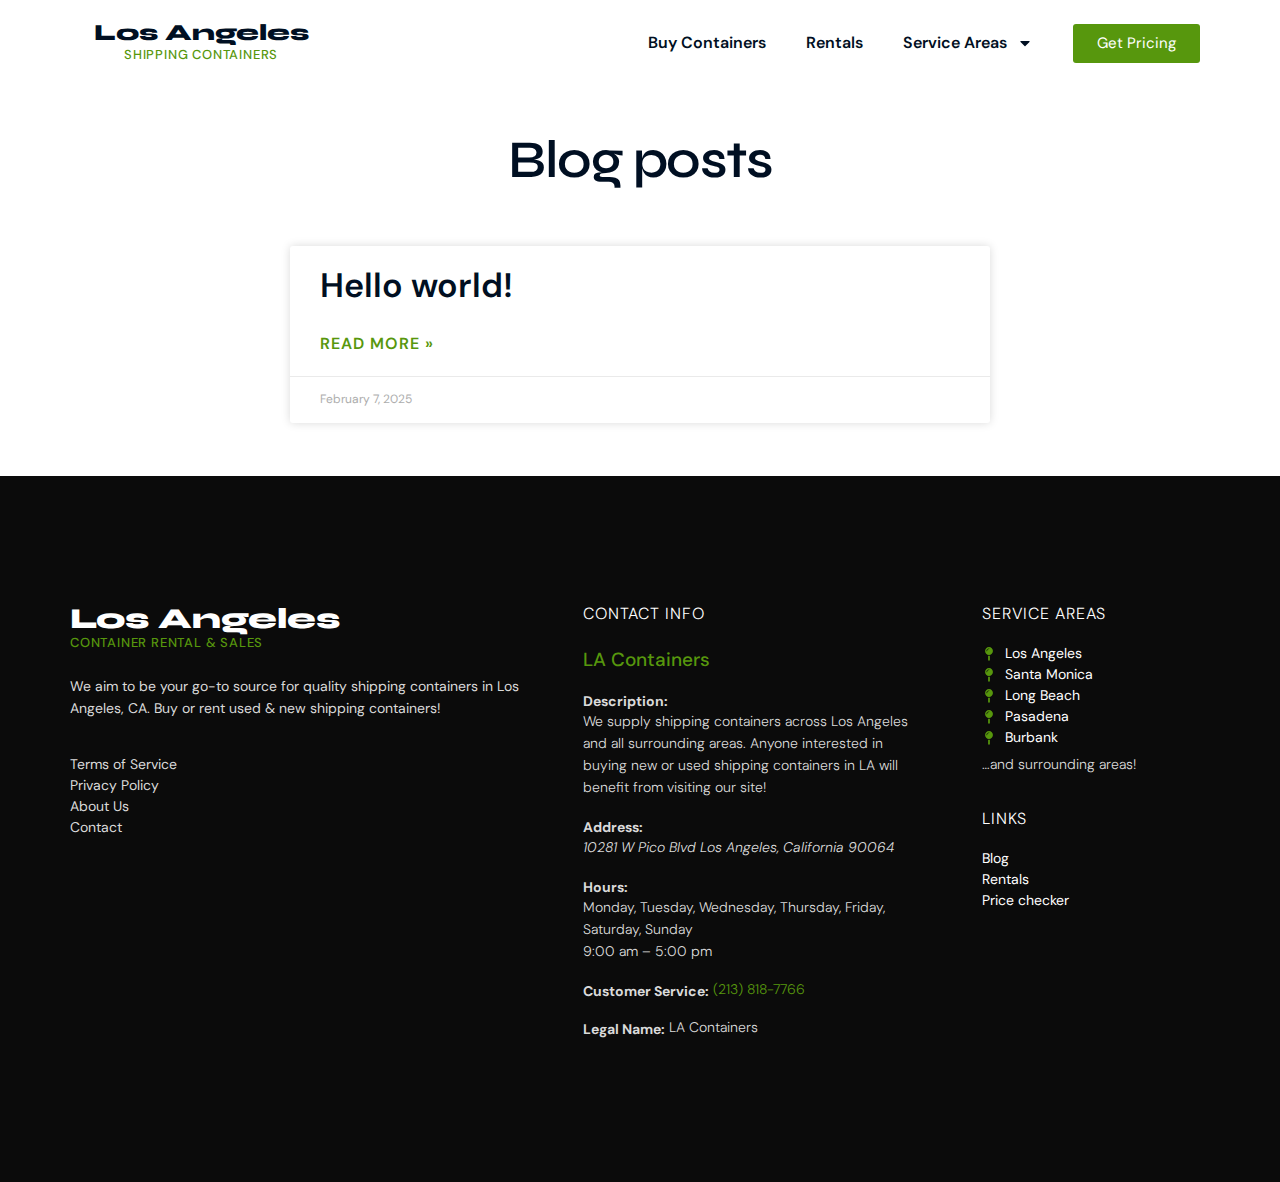
<file: blog-posts/index.html>
<!DOCTYPE html>
<html lang="en-US" prefix="og: https://ogp.me/ns#">
<head>
	<meta charset="UTF-8">
	<meta name="viewport" content="width=device-width, initial-scale=1">
	<link rel="profile" href="https://gmpg.org/xfn/11">
		<style>img:is([sizes="auto" i], [sizes^="auto," i]) { contain-intrinsic-size: 3000px 1500px }</style>
	
<!-- Search Engine Optimization by Rank Math - https://rankmath.com/ -->
<title>Blog Posts - LA Containers</title>
<meta name="description" content="Blog posts">
<meta name="robots" content="follow, index, max-snippet:-1, max-video-preview:-1, max-image-preview:large">
<meta property="og:locale" content="en_US">
<meta property="og:type" content="article">
<meta property="og:title" content="Blog Posts - LA Containers">
<meta property="og:description" content="Blog posts">
<meta property="og:site_name" content="LA Containers">
<meta property="og:updated_time" content="2025-02-07T00:39:04+00:00">
<meta name="twitter:card" content="summary_large_image">
<meta name="twitter:title" content="Blog Posts - LA Containers">
<meta name="twitter:description" content="Blog posts">
<meta name="twitter:label1" content="Time to read">
<meta name="twitter:data1" content="Less than a minute">
<!-- /Rank Math WordPress SEO plugin -->

<link rel="alternate" type="application/rss+xml" title="LA Containers &raquo; Feed" href="/feed/">
<link rel="alternate" type="application/rss+xml" title="LA Containers &raquo; Comments Feed" href="/comments/feed/">
<script>
window._wpemojiSettings = {"baseUrl":"https:\/\/s.w.org\/images\/core\/emoji\/15.1.0\/72x72\/","ext":".png","svgUrl":"https:\/\/s.w.org\/images\/core\/emoji\/15.1.0\/svg\/","svgExt":".svg","source":{"concatemoji":"\/wp-includes\/js\/wp-emoji-release.min.js?ver=6.8.1"}};
/*! This file is auto-generated */
!function(i,n){var o,s,e;function c(e){try{var t={supportTests:e,timestamp:(new Date).valueOf()};sessionStorage.setItem(o,JSON.stringify(t))}catch(e){}}function p(e,t,n){e.clearRect(0,0,e.canvas.width,e.canvas.height),e.fillText(t,0,0);var t=new Uint32Array(e.getImageData(0,0,e.canvas.width,e.canvas.height).data),r=(e.clearRect(0,0,e.canvas.width,e.canvas.height),e.fillText(n,0,0),new Uint32Array(e.getImageData(0,0,e.canvas.width,e.canvas.height).data));return t.every(function(e,t){return e===r[t]})}function u(e,t,n){switch(t){case"flag":return n(e,"🏳️‍⚧️","🏳️​⚧️")?!1:!n(e,"🇺🇳","🇺​🇳")&&!n(e,"🏴󠁧󠁢󠁥󠁮󠁧󠁿","🏴​󠁧​󠁢​󠁥​󠁮​󠁧​󠁿");case"emoji":return!n(e,"🐦‍🔥","🐦​🔥")}return!1}function f(e,t,n){var r="undefined"!=typeof WorkerGlobalScope&&self instanceof WorkerGlobalScope?new OffscreenCanvas(300,150):i.createElement("canvas"),a=r.getContext("2d",{willReadFrequently:!0}),o=(a.textBaseline="top",a.font="600 32px Arial",{});return e.forEach(function(e){o[e]=t(a,e,n)}),o}function t(e){var t=i.createElement("script");t.src=e,t.defer=!0,i.head.appendChild(t)}"undefined"!=typeof Promise&&(o="wpEmojiSettingsSupports",s=["flag","emoji"],n.supports={everything:!0,everythingExceptFlag:!0},e=new Promise(function(e){i.addEventListener("DOMContentLoaded",e,{once:!0})}),new Promise(function(t){var n=function(){try{var e=JSON.parse(sessionStorage.getItem(o));if("object"==typeof e&&"number"==typeof e.timestamp&&(new Date).valueOf()<e.timestamp+604800&&"object"==typeof e.supportTests)return e.supportTests}catch(e){}return null}();if(!n){if("undefined"!=typeof Worker&&"undefined"!=typeof OffscreenCanvas&&"undefined"!=typeof URL&&URL.createObjectURL&&"undefined"!=typeof Blob)try{var e="postMessage("+f.toString()+"("+[JSON.stringify(s),u.toString(),p.toString()].join(",")+"));",r=new Blob([e],{type:"text/javascript"}),a=new Worker(URL.createObjectURL(r),{name:"wpTestEmojiSupports"});return void(a.onmessage=function(e){c(n=e.data),a.terminate(),t(n)})}catch(e){}c(n=f(s,u,p))}t(n)}).then(function(e){for(var t in e)n.supports[t]=e[t],n.supports.everything=n.supports.everything&&n.supports[t],"flag"!==t&&(n.supports.everythingExceptFlag=n.supports.everythingExceptFlag&&n.supports[t]);n.supports.everythingExceptFlag=n.supports.everythingExceptFlag&&!n.supports.flag,n.DOMReady=!1,n.readyCallback=function(){n.DOMReady=!0}}).then(function(){return e}).then(function(){var e;n.supports.everything||(n.readyCallback(),(e=n.source||{}).concatemoji?t(e.concatemoji):e.wpemoji&&e.twemoji&&(t(e.twemoji),t(e.wpemoji)))}))}((window,document),window._wpemojiSettings);
</script>
<style id="wp-emoji-styles-inline-css">img.wp-smiley, img.emoji {
		display: inline !important;
		border: none !important;
		box-shadow: none !important;
		height: 1em !important;
		width: 1em !important;
		margin: 0 0.07em !important;
		vertical-align: -0.1em !important;
		background: none !important;
		padding: 0 !important;
	}</style>
<style id="global-styles-inline-css">:root{--wp--preset--aspect-ratio--square: 1;--wp--preset--aspect-ratio--4-3: 4/3;--wp--preset--aspect-ratio--3-4: 3/4;--wp--preset--aspect-ratio--3-2: 3/2;--wp--preset--aspect-ratio--2-3: 2/3;--wp--preset--aspect-ratio--16-9: 16/9;--wp--preset--aspect-ratio--9-16: 9/16;--wp--preset--color--black: #000000;--wp--preset--color--cyan-bluish-gray: #abb8c3;--wp--preset--color--white: #ffffff;--wp--preset--color--pale-pink: #f78da7;--wp--preset--color--vivid-red: #cf2e2e;--wp--preset--color--luminous-vivid-orange: #ff6900;--wp--preset--color--luminous-vivid-amber: #fcb900;--wp--preset--color--light-green-cyan: #7bdcb5;--wp--preset--color--vivid-green-cyan: #00d084;--wp--preset--color--pale-cyan-blue: #8ed1fc;--wp--preset--color--vivid-cyan-blue: #0693e3;--wp--preset--color--vivid-purple: #9b51e0;--wp--preset--gradient--vivid-cyan-blue-to-vivid-purple: linear-gradient(135deg,rgba(6,147,227,1) 0%,rgb(155,81,224) 100%);--wp--preset--gradient--light-green-cyan-to-vivid-green-cyan: linear-gradient(135deg,rgb(122,220,180) 0%,rgb(0,208,130) 100%);--wp--preset--gradient--luminous-vivid-amber-to-luminous-vivid-orange: linear-gradient(135deg,rgba(252,185,0,1) 0%,rgba(255,105,0,1) 100%);--wp--preset--gradient--luminous-vivid-orange-to-vivid-red: linear-gradient(135deg,rgba(255,105,0,1) 0%,rgb(207,46,46) 100%);--wp--preset--gradient--very-light-gray-to-cyan-bluish-gray: linear-gradient(135deg,rgb(238,238,238) 0%,rgb(169,184,195) 100%);--wp--preset--gradient--cool-to-warm-spectrum: linear-gradient(135deg,rgb(74,234,220) 0%,rgb(151,120,209) 20%,rgb(207,42,186) 40%,rgb(238,44,130) 60%,rgb(251,105,98) 80%,rgb(254,248,76) 100%);--wp--preset--gradient--blush-light-purple: linear-gradient(135deg,rgb(255,206,236) 0%,rgb(152,150,240) 100%);--wp--preset--gradient--blush-bordeaux: linear-gradient(135deg,rgb(254,205,165) 0%,rgb(254,45,45) 50%,rgb(107,0,62) 100%);--wp--preset--gradient--luminous-dusk: linear-gradient(135deg,rgb(255,203,112) 0%,rgb(199,81,192) 50%,rgb(65,88,208) 100%);--wp--preset--gradient--pale-ocean: linear-gradient(135deg,rgb(255,245,203) 0%,rgb(182,227,212) 50%,rgb(51,167,181) 100%);--wp--preset--gradient--electric-grass: linear-gradient(135deg,rgb(202,248,128) 0%,rgb(113,206,126) 100%);--wp--preset--gradient--midnight: linear-gradient(135deg,rgb(2,3,129) 0%,rgb(40,116,252) 100%);--wp--preset--font-size--small: 13px;--wp--preset--font-size--medium: 20px;--wp--preset--font-size--large: 36px;--wp--preset--font-size--x-large: 42px;--wp--preset--spacing--20: 0.44rem;--wp--preset--spacing--30: 0.67rem;--wp--preset--spacing--40: 1rem;--wp--preset--spacing--50: 1.5rem;--wp--preset--spacing--60: 2.25rem;--wp--preset--spacing--70: 3.38rem;--wp--preset--spacing--80: 5.06rem;--wp--preset--shadow--natural: 6px 6px 9px rgba(0, 0, 0, 0.2);--wp--preset--shadow--deep: 12px 12px 50px rgba(0, 0, 0, 0.4);--wp--preset--shadow--sharp: 6px 6px 0px rgba(0, 0, 0, 0.2);--wp--preset--shadow--outlined: 6px 6px 0px -3px rgba(255, 255, 255, 1), 6px 6px rgba(0, 0, 0, 1);--wp--preset--shadow--crisp: 6px 6px 0px rgba(0, 0, 0, 1);}:root { --wp--style--global--content-size: 800px;--wp--style--global--wide-size: 1200px; }:where(body) { margin: 0; }.wp-site-blocks > .alignleft { float: left; margin-right: 2em; }.wp-site-blocks > .alignright { float: right; margin-left: 2em; }.wp-site-blocks > .aligncenter { justify-content: center; margin-left: auto; margin-right: auto; }:where(.wp-site-blocks) > * { margin-block-start: 24px; margin-block-end: 0; }:where(.wp-site-blocks) > :first-child { margin-block-start: 0; }:where(.wp-site-blocks) > :last-child { margin-block-end: 0; }:root { --wp--style--block-gap: 24px; }:root :where(.is-layout-flow) > :first-child{margin-block-start: 0;}:root :where(.is-layout-flow) > :last-child{margin-block-end: 0;}:root :where(.is-layout-flow) > *{margin-block-start: 24px;margin-block-end: 0;}:root :where(.is-layout-constrained) > :first-child{margin-block-start: 0;}:root :where(.is-layout-constrained) > :last-child{margin-block-end: 0;}:root :where(.is-layout-constrained) > *{margin-block-start: 24px;margin-block-end: 0;}:root :where(.is-layout-flex){gap: 24px;}:root :where(.is-layout-grid){gap: 24px;}.is-layout-flow > .alignleft{float: left;margin-inline-start: 0;margin-inline-end: 2em;}.is-layout-flow > .alignright{float: right;margin-inline-start: 2em;margin-inline-end: 0;}.is-layout-flow > .aligncenter{margin-left: auto !important;margin-right: auto !important;}.is-layout-constrained > .alignleft{float: left;margin-inline-start: 0;margin-inline-end: 2em;}.is-layout-constrained > .alignright{float: right;margin-inline-start: 2em;margin-inline-end: 0;}.is-layout-constrained > .aligncenter{margin-left: auto !important;margin-right: auto !important;}.is-layout-constrained > :where(:not(.alignleft):not(.alignright):not(.alignfull)){max-width: var(--wp--style--global--content-size);margin-left: auto !important;margin-right: auto !important;}.is-layout-constrained > .alignwide{max-width: var(--wp--style--global--wide-size);}body .is-layout-flex{display: flex;}.is-layout-flex{flex-wrap: wrap;align-items: center;}.is-layout-flex > :is(*, div){margin: 0;}body .is-layout-grid{display: grid;}.is-layout-grid > :is(*, div){margin: 0;}body{padding-top: 0px;padding-right: 0px;padding-bottom: 0px;padding-left: 0px;}a:where(:not(.wp-element-button)){text-decoration: underline;}:root :where(.wp-element-button, .wp-block-button__link){background-color: #32373c;border-width: 0;color: #fff;font-family: inherit;font-size: inherit;line-height: inherit;padding: calc(0.667em + 2px) calc(1.333em + 2px);text-decoration: none;}.has-black-color{color: var(--wp--preset--color--black) !important;}.has-cyan-bluish-gray-color{color: var(--wp--preset--color--cyan-bluish-gray) !important;}.has-white-color{color: var(--wp--preset--color--white) !important;}.has-pale-pink-color{color: var(--wp--preset--color--pale-pink) !important;}.has-vivid-red-color{color: var(--wp--preset--color--vivid-red) !important;}.has-luminous-vivid-orange-color{color: var(--wp--preset--color--luminous-vivid-orange) !important;}.has-luminous-vivid-amber-color{color: var(--wp--preset--color--luminous-vivid-amber) !important;}.has-light-green-cyan-color{color: var(--wp--preset--color--light-green-cyan) !important;}.has-vivid-green-cyan-color{color: var(--wp--preset--color--vivid-green-cyan) !important;}.has-pale-cyan-blue-color{color: var(--wp--preset--color--pale-cyan-blue) !important;}.has-vivid-cyan-blue-color{color: var(--wp--preset--color--vivid-cyan-blue) !important;}.has-vivid-purple-color{color: var(--wp--preset--color--vivid-purple) !important;}.has-black-background-color{background-color: var(--wp--preset--color--black) !important;}.has-cyan-bluish-gray-background-color{background-color: var(--wp--preset--color--cyan-bluish-gray) !important;}.has-white-background-color{background-color: var(--wp--preset--color--white) !important;}.has-pale-pink-background-color{background-color: var(--wp--preset--color--pale-pink) !important;}.has-vivid-red-background-color{background-color: var(--wp--preset--color--vivid-red) !important;}.has-luminous-vivid-orange-background-color{background-color: var(--wp--preset--color--luminous-vivid-orange) !important;}.has-luminous-vivid-amber-background-color{background-color: var(--wp--preset--color--luminous-vivid-amber) !important;}.has-light-green-cyan-background-color{background-color: var(--wp--preset--color--light-green-cyan) !important;}.has-vivid-green-cyan-background-color{background-color: var(--wp--preset--color--vivid-green-cyan) !important;}.has-pale-cyan-blue-background-color{background-color: var(--wp--preset--color--pale-cyan-blue) !important;}.has-vivid-cyan-blue-background-color{background-color: var(--wp--preset--color--vivid-cyan-blue) !important;}.has-vivid-purple-background-color{background-color: var(--wp--preset--color--vivid-purple) !important;}.has-black-border-color{border-color: var(--wp--preset--color--black) !important;}.has-cyan-bluish-gray-border-color{border-color: var(--wp--preset--color--cyan-bluish-gray) !important;}.has-white-border-color{border-color: var(--wp--preset--color--white) !important;}.has-pale-pink-border-color{border-color: var(--wp--preset--color--pale-pink) !important;}.has-vivid-red-border-color{border-color: var(--wp--preset--color--vivid-red) !important;}.has-luminous-vivid-orange-border-color{border-color: var(--wp--preset--color--luminous-vivid-orange) !important;}.has-luminous-vivid-amber-border-color{border-color: var(--wp--preset--color--luminous-vivid-amber) !important;}.has-light-green-cyan-border-color{border-color: var(--wp--preset--color--light-green-cyan) !important;}.has-vivid-green-cyan-border-color{border-color: var(--wp--preset--color--vivid-green-cyan) !important;}.has-pale-cyan-blue-border-color{border-color: var(--wp--preset--color--pale-cyan-blue) !important;}.has-vivid-cyan-blue-border-color{border-color: var(--wp--preset--color--vivid-cyan-blue) !important;}.has-vivid-purple-border-color{border-color: var(--wp--preset--color--vivid-purple) !important;}.has-vivid-cyan-blue-to-vivid-purple-gradient-background{background: var(--wp--preset--gradient--vivid-cyan-blue-to-vivid-purple) !important;}.has-light-green-cyan-to-vivid-green-cyan-gradient-background{background: var(--wp--preset--gradient--light-green-cyan-to-vivid-green-cyan) !important;}.has-luminous-vivid-amber-to-luminous-vivid-orange-gradient-background{background: var(--wp--preset--gradient--luminous-vivid-amber-to-luminous-vivid-orange) !important;}.has-luminous-vivid-orange-to-vivid-red-gradient-background{background: var(--wp--preset--gradient--luminous-vivid-orange-to-vivid-red) !important;}.has-very-light-gray-to-cyan-bluish-gray-gradient-background{background: var(--wp--preset--gradient--very-light-gray-to-cyan-bluish-gray) !important;}.has-cool-to-warm-spectrum-gradient-background{background: var(--wp--preset--gradient--cool-to-warm-spectrum) !important;}.has-blush-light-purple-gradient-background{background: var(--wp--preset--gradient--blush-light-purple) !important;}.has-blush-bordeaux-gradient-background{background: var(--wp--preset--gradient--blush-bordeaux) !important;}.has-luminous-dusk-gradient-background{background: var(--wp--preset--gradient--luminous-dusk) !important;}.has-pale-ocean-gradient-background{background: var(--wp--preset--gradient--pale-ocean) !important;}.has-electric-grass-gradient-background{background: var(--wp--preset--gradient--electric-grass) !important;}.has-midnight-gradient-background{background: var(--wp--preset--gradient--midnight) !important;}.has-small-font-size{font-size: var(--wp--preset--font-size--small) !important;}.has-medium-font-size{font-size: var(--wp--preset--font-size--medium) !important;}.has-large-font-size{font-size: var(--wp--preset--font-size--large) !important;}.has-x-large-font-size{font-size: var(--wp--preset--font-size--x-large) !important;}
:root :where(.wp-block-pullquote){font-size: 1.5em;line-height: 1.6;}</style>
<link rel="stylesheet" id="hello-elementor-css" href="/wp-content/themes/hello-elementor/style.min.css?ver=3.3.0" media="all">
<link rel="stylesheet" id="hello-elementor-theme-style-css" href="/wp-content/themes/hello-elementor/theme.min.css?ver=3.3.0" media="all">
<link rel="stylesheet" id="hello-elementor-header-footer-css" href="/wp-content/themes/hello-elementor/header-footer.min.css?ver=3.3.0" media="all">
<link rel="stylesheet" id="elementor-frontend-css" href="/wp-content/plugins/elementor/assets/css/frontend.min.css?ver=3.29.0" media="all">
<link rel="stylesheet" id="elementor-post-202-css" href="/wp-content/uploads/elementor/css/post-202.css?ver=1747763572" media="all">
<link rel="stylesheet" id="widget-heading-css" href="/wp-content/plugins/elementor/assets/css/widget-heading.min.css?ver=3.29.0" media="all">
<link rel="stylesheet" id="e-motion-fx-css" href="/wp-content/plugins/elementor-pro/assets/css/modules/motion-fx.min.css?ver=3.29.0" media="all">
<link rel="stylesheet" id="widget-nav-menu-css" href="/wp-content/plugins/elementor-pro/assets/css/widget-nav-menu.min.css?ver=3.29.0" media="all">
<link rel="stylesheet" id="widget-icon-list-css" href="/wp-content/plugins/elementor/assets/css/widget-icon-list.min.css?ver=3.29.0" media="all">
<link rel="stylesheet" id="widget-posts-css" href="/wp-content/plugins/elementor-pro/assets/css/widget-posts.min.css?ver=3.29.0" media="all">
<link rel="stylesheet" id="elementor-post-220-css" href="/wp-content/uploads/elementor/css/post-220.css?ver=1747763791" media="all">
<link rel="stylesheet" id="elementor-post-218-css" href="/wp-content/uploads/elementor/css/post-218.css?ver=1747763572" media="all">
<link rel="stylesheet" id="elementor-post-211-css" href="/wp-content/uploads/elementor/css/post-211.css?ver=1747763572" media="all">
<link rel="stylesheet" id="elementor-gf-local-dmsans-css" href="/wp-content/uploads/elementor/google-fonts/css/dmsans.css?ver=1747763571" media="all">
<link rel="stylesheet" id="elementor-gf-local-syne-css" href="/wp-content/uploads/elementor/google-fonts/css/syne.css?ver=1747763571" media="all">
<script src="/wp-includes/js/jquery/jquery.min.js?ver=3.7.1" id="jquery-core-js"></script>
<script src="/wp-includes/js/jquery/jquery-migrate.min.js?ver=3.4.1" id="jquery-migrate-js"></script>
<link rel="https://api.w.org/" href="/wp-json/">
<link rel="alternate" title="JSON" type="application/json" href="/wp-json/wp/v2/pages/220">
<link rel="EditURI" type="application/rsd+xml" title="RSD" href="/xmlrpc.php?rsd">
<meta name="generator" content="WordPress 6.8.1">
<link rel="shortlink" href="/?p=220">
<link rel="alternate" title="oEmbed (JSON)" type="application/json+oembed" href="/wp-json/oembed/1.0/embed?url=https%3A%2F%2F%2Fblog-posts%2F">
<link rel="alternate" title="oEmbed (XML)" type="text/xml+oembed" href="/wp-json/oembed/1.0/embed?url=https%3A%2F%2F%2Fblog-posts%2F#038;format=xml">
<script async defer src="https://app.visitortracking.com/assets/js/tracer.js"></script>
<script>function init_tracer() { 
   var tracer = new Tracer({  
   websiteId : "c81d522c-b5e9-4eab-986d-80dae88e73f7",  
   async : true, 
   debug : false }); 
 }</script><meta name="generator" content="Elementor 3.29.0; features: e_font_icon_svg, additional_custom_breakpoints, e_local_google_fonts, e_element_cache; settings: css_print_method-external, google_font-enabled, font_display-swap">
			<style>.e-con.e-parent:nth-of-type(n+4):not(.e-lazyloaded):not(.e-no-lazyload),
				.e-con.e-parent:nth-of-type(n+4):not(.e-lazyloaded):not(.e-no-lazyload) * {
					background-image: none !important;
				}
				@media screen and (max-height: 1024px) {
					.e-con.e-parent:nth-of-type(n+3):not(.e-lazyloaded):not(.e-no-lazyload),
					.e-con.e-parent:nth-of-type(n+3):not(.e-lazyloaded):not(.e-no-lazyload) * {
						background-image: none !important;
					}
				}
				@media screen and (max-height: 640px) {
					.e-con.e-parent:nth-of-type(n+2):not(.e-lazyloaded):not(.e-no-lazyload),
					.e-con.e-parent:nth-of-type(n+2):not(.e-lazyloaded):not(.e-no-lazyload) * {
						background-image: none !important;
					}
				}</style>
			<link rel="icon" href="/wp-content/uploads/2025/02/cropped-cropped-shipping-containers-32x32.webp" sizes="32x32">
<link rel="icon" href="/wp-content/uploads/2025/02/cropped-cropped-shipping-containers-192x192.webp" sizes="192x192">
<link rel="apple-touch-icon" href="/wp-content/uploads/2025/02/cropped-cropped-shipping-containers-180x180.webp">
<meta name="msapplication-TileImage" content="/wp-content/uploads/2025/02/cropped-cropped-shipping-containers-270x270.webp">
</head>
<body class="wp-singular page-template page-template-elementor_header_footer page page-id-220 wp-custom-logo wp-embed-responsive wp-theme-hello-elementor eio-default theme-default elementor-default elementor-template-full-width elementor-kit-202 elementor-page elementor-page-220">


<a class="skip-link screen-reader-text" href="#content">Skip to content</a>

		<div data-elementor-type="header" data-elementor-id="218" class="elementor elementor-218 elementor-location-header" data-elementor-post-type="elementor_library">
			<div class="elementor-element elementor-element-1186abfa e-flex e-con-boxed e-con e-parent" data-id="1186abfa" data-element_type="container">
					<div class="e-con-inner">
		<div class="elementor-element elementor-element-196821e2 e-con-full e-flex e-con e-child" data-id="196821e2" data-element_type="container">
				<div class="elementor-element elementor-element-2167f19d elementor-widget elementor-widget-heading" data-id="2167f19d" data-element_type="widget" data-widget_type="heading.default">
				<div class="elementor-widget-container">
					<span class="elementor-heading-title elementor-size-default"><a href="/">Los Angeles</a></span>				</div>
				</div>
				<div class="elementor-element elementor-element-6b9f8bdc elementor-widget elementor-widget-heading" data-id="6b9f8bdc" data-element_type="widget" data-widget_type="heading.default">
				<div class="elementor-widget-container">
					<span class="elementor-heading-title elementor-size-default"><a href="/">Shipping Containers</a></span>				</div>
				</div>
				<div class="elementor-element elementor-element-2d8d8766 elementor-align-justify elementor-mobile-align-justify elementor-widget-mobile__width-inherit elementor-fixed elementor-hidden-desktop elementor-hidden-tablet elementor-widget elementor-widget-button" data-id="2d8d8766" data-element_type="widget" data-settings="{&quot;_position&quot;:&quot;fixed&quot;,&quot;motion_fx_motion_fx_scrolling&quot;:&quot;yes&quot;,&quot;motion_fx_translateY_effect&quot;:&quot;yes&quot;,&quot;motion_fx_translateY_affectedRange&quot;:{&quot;unit&quot;:&quot;%&quot;,&quot;size&quot;:&quot;&quot;,&quot;sizes&quot;:{&quot;start&quot;:0,&quot;end&quot;:50}},&quot;motion_fx_translateY_speed&quot;:{&quot;unit&quot;:&quot;px&quot;,&quot;size&quot;:4,&quot;sizes&quot;:[]},&quot;motion_fx_devices&quot;:[&quot;desktop&quot;,&quot;tablet&quot;,&quot;mobile&quot;]}" data-widget_type="button.default">
				<div class="elementor-widget-container">
									<div class="elementor-button-wrapper">
					<a class="elementor-button elementor-button-link elementor-size-lg" href="/compare-pricing/">
						<span class="elementor-button-content-wrapper">
									<span class="elementor-button-text">Check Local Prices</span>
					</span>
					</a>
				</div>
								</div>
				</div>
				</div>
		<div class="elementor-element elementor-element-6989f3a2 e-con-full elementor-hidden-mobile e-flex e-con e-child" data-id="6989f3a2" data-element_type="container">
				<div class="elementor-element elementor-element-304bda76 elementor-nav-menu__align-end elementor-nav-menu--stretch elementor-nav-menu--dropdown-tablet elementor-nav-menu__text-align-aside elementor-nav-menu--toggle elementor-nav-menu--burger elementor-widget elementor-widget-nav-menu" data-id="304bda76" data-element_type="widget" data-settings="{&quot;full_width&quot;:&quot;stretch&quot;,&quot;layout&quot;:&quot;horizontal&quot;,&quot;submenu_icon&quot;:{&quot;value&quot;:&quot;&lt;svg class=\&quot;e-font-icon-svg e-fas-caret-down\&quot; viewBox=\&quot;0 0 320 512\&quot; xmlns=\&quot;http:\/\/www.w3.org\/2000\/svg\&quot;&gt;&lt;path d=\&quot;M31.3 192h257.3c17.8 0 26.7 21.5 14.1 34.1L174.1 354.8c-7.8 7.8-20.5 7.8-28.3 0L17.2 226.1C4.6 213.5 13.5 192 31.3 192z\&quot;&gt;&lt;\/path&gt;&lt;\/svg&gt;&quot;,&quot;library&quot;:&quot;fa-solid&quot;},&quot;toggle&quot;:&quot;burger&quot;}" data-widget_type="nav-menu.default">
				<div class="elementor-widget-container">
								<nav aria-label="Menu" class="elementor-nav-menu--main elementor-nav-menu__container elementor-nav-menu--layout-horizontal e--pointer-underline e--animation-fade">
				<ul id="menu-1-304bda76" class="elementor-nav-menu">
<li class="menu-item menu-item-type-post_type menu-item-object-page menu-item-261"><a href="/compare-pricing/" class="elementor-item">Buy Containers</a></li>
<li class="menu-item menu-item-type-post_type menu-item-object-page menu-item-255"><a href="/rentals/" class="elementor-item">Rentals</a></li>
<li class="menu-item menu-item-type-custom menu-item-object-custom menu-item-has-children menu-item-256">
<a href="#" class="elementor-item elementor-item-anchor">Service Areas</a>
<ul class="sub-menu elementor-nav-menu--dropdown">
	<li class="menu-item menu-item-type-post_type menu-item-object-page menu-item-260"><a href="/santa-monica/" class="elementor-sub-item">Santa Monica</a></li>
	<li class="menu-item menu-item-type-post_type menu-item-object-page menu-item-257"><a href="/long-beach/" class="elementor-sub-item">Long Beach</a></li>
	<li class="menu-item menu-item-type-post_type menu-item-object-page menu-item-258"><a href="/pasadena/" class="elementor-sub-item">Pasadena</a></li>
	<li class="menu-item menu-item-type-post_type menu-item-object-page menu-item-259"><a href="/burbank/" class="elementor-sub-item">Burbank</a></li>
</ul>
</li>
</ul>			</nav>
					<div class="elementor-menu-toggle" role="button" tabindex="0" aria-label="Menu Toggle" aria-expanded="false">
			<svg aria-hidden="true" role="presentation" class="elementor-menu-toggle__icon--open e-font-icon-svg e-eicon-menu-bar" viewbox="0 0 1000 1000" xmlns="http://www.w3.org/2000/svg"><path d="M104 333H896C929 333 958 304 958 271S929 208 896 208H104C71 208 42 237 42 271S71 333 104 333ZM104 583H896C929 583 958 554 958 521S929 458 896 458H104C71 458 42 487 42 521S71 583 104 583ZM104 833H896C929 833 958 804 958 771S929 708 896 708H104C71 708 42 737 42 771S71 833 104 833Z"></path></svg><svg aria-hidden="true" role="presentation" class="elementor-menu-toggle__icon--close e-font-icon-svg e-eicon-close" viewbox="0 0 1000 1000" xmlns="http://www.w3.org/2000/svg"><path d="M742 167L500 408 258 167C246 154 233 150 217 150 196 150 179 158 167 167 154 179 150 196 150 212 150 229 154 242 171 254L408 500 167 742C138 771 138 800 167 829 196 858 225 858 254 829L496 587 738 829C750 842 767 846 783 846 800 846 817 842 829 829 842 817 846 804 846 783 846 767 842 750 829 737L588 500 833 258C863 229 863 200 833 171 804 137 775 137 742 167Z"></path></svg>		</div>
					<nav class="elementor-nav-menu--dropdown elementor-nav-menu__container" aria-hidden="true">
				<ul id="menu-2-304bda76" class="elementor-nav-menu">
<li class="menu-item menu-item-type-post_type menu-item-object-page menu-item-261"><a href="/compare-pricing/" class="elementor-item" tabindex="-1">Buy Containers</a></li>
<li class="menu-item menu-item-type-post_type menu-item-object-page menu-item-255"><a href="/rentals/" class="elementor-item" tabindex="-1">Rentals</a></li>
<li class="menu-item menu-item-type-custom menu-item-object-custom menu-item-has-children menu-item-256">
<a href="#" class="elementor-item elementor-item-anchor" tabindex="-1">Service Areas</a>
<ul class="sub-menu elementor-nav-menu--dropdown">
	<li class="menu-item menu-item-type-post_type menu-item-object-page menu-item-260"><a href="/santa-monica/" class="elementor-sub-item" tabindex="-1">Santa Monica</a></li>
	<li class="menu-item menu-item-type-post_type menu-item-object-page menu-item-257"><a href="/long-beach/" class="elementor-sub-item" tabindex="-1">Long Beach</a></li>
	<li class="menu-item menu-item-type-post_type menu-item-object-page menu-item-258"><a href="/pasadena/" class="elementor-sub-item" tabindex="-1">Pasadena</a></li>
	<li class="menu-item menu-item-type-post_type menu-item-object-page menu-item-259"><a href="/burbank/" class="elementor-sub-item" tabindex="-1">Burbank</a></li>
</ul>
</li>
</ul>			</nav>
						</div>
				</div>
				<div class="elementor-element elementor-element-323d888d elementor-widget__width-auto elementor-widget elementor-widget-button" data-id="323d888d" data-element_type="widget" data-widget_type="button.default">
				<div class="elementor-widget-container">
									<div class="elementor-button-wrapper">
					<a class="elementor-button elementor-button-link elementor-size-sm" href="/compare-pricing/">
						<span class="elementor-button-content-wrapper">
									<span class="elementor-button-text">Get Pricing</span>
					</span>
					</a>
				</div>
								</div>
				</div>
				</div>
					</div>
				</div>
				</div>
				<div data-elementor-type="wp-page" data-elementor-id="220" class="elementor elementor-220" data-elementor-post-type="page">
				<div class="elementor-element elementor-element-59afd6cf e-flex e-con-boxed e-con e-parent" data-id="59afd6cf" data-element_type="container">
					<div class="e-con-inner">
				<div class="elementor-element elementor-element-7aa627bc elementor-widget elementor-widget-heading" data-id="7aa627bc" data-element_type="widget" data-widget_type="heading.default">
				<div class="elementor-widget-container">
					<h2 class="elementor-heading-title elementor-size-default">Blog posts</h2>				</div>
				</div>
					</div>
				</div>
		<div class="elementor-element elementor-element-2e7ff695 e-flex e-con-boxed e-con e-parent" data-id="2e7ff695" data-element_type="container">
					<div class="e-con-inner">
				<div class="elementor-element elementor-element-7994b19b elementor-grid-1 elementor-grid-tablet-2 elementor-grid-mobile-1 elementor-posts--thumbnail-top elementor-posts--show-avatar elementor-card-shadow-yes elementor-posts__hover-gradient elementor-widget elementor-widget-posts" data-id="7994b19b" data-element_type="widget" data-settings="{&quot;cards_columns&quot;:&quot;1&quot;,&quot;cards_columns_tablet&quot;:&quot;2&quot;,&quot;cards_columns_mobile&quot;:&quot;1&quot;,&quot;cards_row_gap&quot;:{&quot;unit&quot;:&quot;px&quot;,&quot;size&quot;:35,&quot;sizes&quot;:[]},&quot;cards_row_gap_tablet&quot;:{&quot;unit&quot;:&quot;px&quot;,&quot;size&quot;:&quot;&quot;,&quot;sizes&quot;:[]},&quot;cards_row_gap_mobile&quot;:{&quot;unit&quot;:&quot;px&quot;,&quot;size&quot;:&quot;&quot;,&quot;sizes&quot;:[]}}" data-widget_type="posts.cards">
				<div class="elementor-widget-container">
							<div class="elementor-posts-container elementor-posts elementor-posts--skin-cards elementor-grid">
				<article class="elementor-post elementor-grid-item post-1 post type-post status-publish format-standard hentry category-uncategorized">
			<div class="elementor-post__card">
				<div class="elementor-post__text">
				<h3 class="elementor-post__title">
			<a href="/hello-world/">
				Hello world!			</a>
		</h3>
		
		<a class="elementor-post__read-more" href="/hello-world/" aria-label="Read more about Hello world!" tabindex="-1">
			Read More »		</a>

				</div>
				<div class="elementor-post__meta-data">
					<span class="elementor-post-date">
			February 7, 2025		</span>
				</div>
					</div>
		</article>
				</div>
		
						</div>
				</div>
					</div>
				</div>
				</div>
				<div data-elementor-type="footer" data-elementor-id="211" class="elementor elementor-211 elementor-location-footer" data-elementor-post-type="elementor_library">
			<div class="elementor-element elementor-element-3b30d687 e-flex e-con-boxed e-con e-parent" data-id="3b30d687" data-element_type="container" data-settings="{&quot;background_background&quot;:&quot;classic&quot;}">
					<div class="e-con-inner">
		<div class="elementor-element elementor-element-256a42a6 e-con-full e-flex e-con e-child" data-id="256a42a6" data-element_type="container">
				<div class="elementor-element elementor-element-3476d258 elementor-widget elementor-widget-heading" data-id="3476d258" data-element_type="widget" data-widget_type="heading.default">
				<div class="elementor-widget-container">
					<span class="elementor-heading-title elementor-size-default"><a href="/">Los Angeles</a></span>				</div>
				</div>
				<div class="elementor-element elementor-element-3b5abae0 elementor-widget elementor-widget-heading" data-id="3b5abae0" data-element_type="widget" data-widget_type="heading.default">
				<div class="elementor-widget-container">
					<span class="elementor-heading-title elementor-size-default"><a href="/">Container rental &amp; sales</a></span>				</div>
				</div>
				<div class="elementor-element elementor-element-7f396f34 elementor-widget elementor-widget-text-editor" data-id="7f396f34" data-element_type="widget" data-widget_type="text-editor.default">
				<div class="elementor-widget-container">
									<p>We aim to be&nbsp;your go-to source for quality shipping containers in Los Angeles, CA. Buy or rent used &amp; new shipping containers!</p>								</div>
				</div>
				<div class="elementor-element elementor-element-319951de elementor-icon-list--layout-traditional elementor-list-item-link-full_width elementor-widget elementor-widget-icon-list" data-id="319951de" data-element_type="widget" data-widget_type="icon-list.default">
				<div class="elementor-widget-container">
							<ul class="elementor-icon-list-items">
							<li class="elementor-icon-list-item">
											<a href="/terms-of-service/">

											<span class="elementor-icon-list-text">Terms of Service</span>
											</a>
									</li>
								<li class="elementor-icon-list-item">
											<a href="/privacy-policy/">

											<span class="elementor-icon-list-text">Privacy Policy</span>
											</a>
									</li>
								<li class="elementor-icon-list-item">
											<a href="/about-us/">

											<span class="elementor-icon-list-text">About Us</span>
											</a>
									</li>
								<li class="elementor-icon-list-item">
											<a href="/contact-us/">

											<span class="elementor-icon-list-text">Contact</span>
											</a>
									</li>
						</ul>
						</div>
				</div>
				</div>
		<div class="elementor-element elementor-element-6b8c68b6 e-con-full e-flex e-con e-child" data-id="6b8c68b6" data-element_type="container">
				<div class="elementor-element elementor-element-45ff9509 elementor-widget elementor-widget-heading" data-id="45ff9509" data-element_type="widget" data-widget_type="heading.default">
				<div class="elementor-widget-container">
					<h4 class="elementor-heading-title elementor-size-default">Contact info</h4>				</div>
				</div>
				<div class="elementor-element elementor-element-25e82c7d elementor-widget elementor-widget-text-editor" data-id="25e82c7d" data-element_type="widget" data-widget_type="text-editor.default">
				<div class="elementor-widget-container">
									<div class="rank-math-contact-info show-name show-organization_description show-email show-address show-hours show-phone show-additional_info show-map">
<div class="rank-math-contact-section rank-math-contact-name">		<h4 class="rank-math-name">
			<a href="https://losangelescontainers.com/">LA Containers</a>
		</h4>
		</div>
<div class="rank-math-contact-section rank-math-contact-organization_description">		<div class="rank-math-organization-description">
			<label>Description:</label>
			<p>We supply shipping containers across Los Angeles and all surrounding areas. Anyone interested in buying new or used shipping containers in LA will benefit from visiting our site!</p>
		</div>
		</div>
<div class="rank-math-contact-section rank-math-contact-email"></div>
<div class="rank-math-contact-section rank-math-contact-address">		<label>Address:</label>
		<address>
<span class="contact-address-streetAddress">10281 W Pico Blvd</span> <span class="contact-address-addressLocality">Los Angeles</span>, <span class="contact-address-addressRegion">California</span> <span class="contact-address-postalCode">90064</span>
</address>
		</div>
<div class="rank-math-contact-section rank-math-contact-hours">		<label>Hours:</label>
		<div class="rank-math-contact-hours-details">
			<div class="rank-math-opening-hours">
<span class="rank-math-opening-days">Monday, Tuesday, Wednesday, Thursday, Friday, Saturday, Sunday</span><span class="rank-math-opening-time">9:00 am &ndash; 5:00 pm</span>
</div>		</div>
		</div>
<div class="rank-math-contact-section rank-math-contact-phone">			<div class="rank-math-phone-number type-customersupport">
				<label>Customer Service:</label>
				<span><a href="tel://(213) 818-7766">(213) 818-7766</a></span>
			</div>
			</div>
<div class="rank-math-contact-section rank-math-contact-additional_info">			<div class="rank-math-organization-additional-details">
				<label>Legal Name:</label>
				<span>LA Containers</span>
			</div>
			</div>
<div class="rank-math-contact-section rank-math-contact-map"></div>
</div>
<div class="clear"></div>								</div>
				</div>
				</div>
		<div class="elementor-element elementor-element-34d324d8 e-con-full e-flex e-con e-child" data-id="34d324d8" data-element_type="container">
				<div class="elementor-element elementor-element-2577b5e elementor-widget elementor-widget-heading" data-id="2577b5e" data-element_type="widget" data-widget_type="heading.default">
				<div class="elementor-widget-container">
					<h4 class="elementor-heading-title elementor-size-default">Service areas</h4>				</div>
				</div>
				<div class="elementor-element elementor-element-75cd8962 elementor-icon-list--layout-traditional elementor-list-item-link-full_width elementor-widget elementor-widget-icon-list" data-id="75cd8962" data-element_type="widget" data-widget_type="icon-list.default">
				<div class="elementor-widget-container">
							<ul class="elementor-icon-list-items">
							<li class="elementor-icon-list-item">
											<a href="/">

												<span class="elementor-icon-list-icon">
							<svg aria-hidden="true" class="e-font-icon-svg e-fas-map-pin" viewbox="0 0 288 512" xmlns="http://www.w3.org/2000/svg"><path d="M112 316.94v156.69l22.02 33.02c4.75 7.12 15.22 7.12 19.97 0L176 473.63V316.94c-10.39 1.92-21.06 3.06-32 3.06s-21.61-1.14-32-3.06zM144 0C64.47 0 0 64.47 0 144s64.47 144 144 144 144-64.47 144-144S223.53 0 144 0zm0 76c-37.5 0-68 30.5-68 68 0 6.62-5.38 12-12 12s-12-5.38-12-12c0-50.73 41.28-92 92-92 6.62 0 12 5.38 12 12s-5.38 12-12 12z"></path></svg>						</span>
										<span class="elementor-icon-list-text">Los Angeles</span>
											</a>
									</li>
								<li class="elementor-icon-list-item">
											<a href="/santa-monica/">

												<span class="elementor-icon-list-icon">
							<svg aria-hidden="true" class="e-font-icon-svg e-fas-map-pin" viewbox="0 0 288 512" xmlns="http://www.w3.org/2000/svg"><path d="M112 316.94v156.69l22.02 33.02c4.75 7.12 15.22 7.12 19.97 0L176 473.63V316.94c-10.39 1.92-21.06 3.06-32 3.06s-21.61-1.14-32-3.06zM144 0C64.47 0 0 64.47 0 144s64.47 144 144 144 144-64.47 144-144S223.53 0 144 0zm0 76c-37.5 0-68 30.5-68 68 0 6.62-5.38 12-12 12s-12-5.38-12-12c0-50.73 41.28-92 92-92 6.62 0 12 5.38 12 12s-5.38 12-12 12z"></path></svg>						</span>
										<span class="elementor-icon-list-text">Santa Monica</span>
											</a>
									</li>
								<li class="elementor-icon-list-item">
											<a href="/long-beach/">

												<span class="elementor-icon-list-icon">
							<svg aria-hidden="true" class="e-font-icon-svg e-fas-map-pin" viewbox="0 0 288 512" xmlns="http://www.w3.org/2000/svg"><path d="M112 316.94v156.69l22.02 33.02c4.75 7.12 15.22 7.12 19.97 0L176 473.63V316.94c-10.39 1.92-21.06 3.06-32 3.06s-21.61-1.14-32-3.06zM144 0C64.47 0 0 64.47 0 144s64.47 144 144 144 144-64.47 144-144S223.53 0 144 0zm0 76c-37.5 0-68 30.5-68 68 0 6.62-5.38 12-12 12s-12-5.38-12-12c0-50.73 41.28-92 92-92 6.62 0 12 5.38 12 12s-5.38 12-12 12z"></path></svg>						</span>
										<span class="elementor-icon-list-text">Long Beach</span>
											</a>
									</li>
								<li class="elementor-icon-list-item">
											<a href="/pasadena/">

												<span class="elementor-icon-list-icon">
							<svg aria-hidden="true" class="e-font-icon-svg e-fas-map-pin" viewbox="0 0 288 512" xmlns="http://www.w3.org/2000/svg"><path d="M112 316.94v156.69l22.02 33.02c4.75 7.12 15.22 7.12 19.97 0L176 473.63V316.94c-10.39 1.92-21.06 3.06-32 3.06s-21.61-1.14-32-3.06zM144 0C64.47 0 0 64.47 0 144s64.47 144 144 144 144-64.47 144-144S223.53 0 144 0zm0 76c-37.5 0-68 30.5-68 68 0 6.62-5.38 12-12 12s-12-5.38-12-12c0-50.73 41.28-92 92-92 6.62 0 12 5.38 12 12s-5.38 12-12 12z"></path></svg>						</span>
										<span class="elementor-icon-list-text">Pasadena</span>
											</a>
									</li>
								<li class="elementor-icon-list-item">
											<a href="/burbank/">

												<span class="elementor-icon-list-icon">
							<svg aria-hidden="true" class="e-font-icon-svg e-fas-map-pin" viewbox="0 0 288 512" xmlns="http://www.w3.org/2000/svg"><path d="M112 316.94v156.69l22.02 33.02c4.75 7.12 15.22 7.12 19.97 0L176 473.63V316.94c-10.39 1.92-21.06 3.06-32 3.06s-21.61-1.14-32-3.06zM144 0C64.47 0 0 64.47 0 144s64.47 144 144 144 144-64.47 144-144S223.53 0 144 0zm0 76c-37.5 0-68 30.5-68 68 0 6.62-5.38 12-12 12s-12-5.38-12-12c0-50.73 41.28-92 92-92 6.62 0 12 5.38 12 12s-5.38 12-12 12z"></path></svg>						</span>
										<span class="elementor-icon-list-text">Burbank</span>
											</a>
									</li>
						</ul>
						</div>
				</div>
				<div class="elementor-element elementor-element-4e676178 elementor-widget elementor-widget-text-editor" data-id="4e676178" data-element_type="widget" data-widget_type="text-editor.default">
				<div class="elementor-widget-container">
									<p>&#8230;and surrounding areas!</p>								</div>
				</div>
				<div class="elementor-element elementor-element-2a20ec98 elementor-widget elementor-widget-heading" data-id="2a20ec98" data-element_type="widget" data-widget_type="heading.default">
				<div class="elementor-widget-container">
					<h4 class="elementor-heading-title elementor-size-default">Links</h4>				</div>
				</div>
				<div class="elementor-element elementor-element-56d39044 elementor-icon-list--layout-traditional elementor-list-item-link-full_width elementor-widget elementor-widget-icon-list" data-id="56d39044" data-element_type="widget" data-widget_type="icon-list.default">
				<div class="elementor-widget-container">
							<ul class="elementor-icon-list-items">
							<li class="elementor-icon-list-item">
											<a href="/blog-posts/">

											<span class="elementor-icon-list-text">Blog</span>
											</a>
									</li>
								<li class="elementor-icon-list-item">
											<a href="/rentals/">

											<span class="elementor-icon-list-text">Rentals</span>
											</a>
									</li>
								<li class="elementor-icon-list-item">
											<a href="/compare-pricing/">

											<span class="elementor-icon-list-text">Price checker</span>
											</a>
									</li>
						</ul>
						</div>
				</div>
				</div>
					</div>
				</div>
				</div>
		
<script type="speculationrules">{"prefetch":[{"source":"document","where":{"and":[{"href_matches":"\/*"},{"not":{"href_matches":["\/wp-*.php","\/wp-admin\/*","\/wp-content\/uploads\/*","\/wp-content\/*","\/wp-content\/plugins\/*","\/wp-content\/themes\/hello-elementor\/*","\/*\\?(.+)"]}},{"not":{"selector_matches":"a[rel~=\"nofollow\"]"}},{"not":{"selector_matches":".no-prefetch, .no-prefetch a"}}]},"eagerness":"conservative"}]}</script>
        <span class="ssp-id" style="display:none">220</span>
					<script>const lazyloadRunObserver = () => {
					const lazyloadBackgrounds = document.querySelectorAll( `.e-con.e-parent:not(.e-lazyloaded)` );
					const lazyloadBackgroundObserver = new IntersectionObserver( ( entries ) => {
						entries.forEach( ( entry ) => {
							if ( entry.isIntersecting ) {
								let lazyloadBackground = entry.target;
								if( lazyloadBackground ) {
									lazyloadBackground.classList.add( 'e-lazyloaded' );
								}
								lazyloadBackgroundObserver.unobserve( entry.target );
							}
						});
					}, { rootMargin: '200px 0px 200px 0px' } );
					lazyloadBackgrounds.forEach( ( lazyloadBackground ) => {
						lazyloadBackgroundObserver.observe( lazyloadBackground );
					} );
				};
				const events = [
					'DOMContentLoaded',
					'elementor/lazyload/observe',
				];
				events.forEach( ( event ) => {
					document.addEventListener( event, lazyloadRunObserver );
				} );</script>
			<link rel="stylesheet" id="rank-math-contact-info-css" href="/wp-content/plugins/seo-by-rank-math/assets/front/css/rank-math-contact-info.css?ver=1.0.244" media="all">
<script src="/wp-content/themes/hello-elementor/assets/js/hello-frontend.min.js?ver=3.3.0" id="hello-theme-frontend-js"></script>
<script src="/wp-content/plugins/elementor/assets/js/webpack.runtime.min.js?ver=3.29.0" id="elementor-webpack-runtime-js"></script>
<script src="/wp-content/plugins/elementor/assets/js/frontend-modules.min.js?ver=3.29.0" id="elementor-frontend-modules-js"></script>
<script src="/wp-includes/js/jquery/ui/core.min.js?ver=1.13.3" id="jquery-ui-core-js"></script>
<script id="elementor-frontend-js-before">var elementorFrontendConfig = {"environmentMode":{"edit":false,"wpPreview":false,"isScriptDebug":false},"i18n":{"shareOnFacebook":"Share on Facebook","shareOnTwitter":"Share on Twitter","pinIt":"Pin it","download":"Download","downloadImage":"Download image","fullscreen":"Fullscreen","zoom":"Zoom","share":"Share","playVideo":"Play Video","previous":"Previous","next":"Next","close":"Close","a11yCarouselPrevSlideMessage":"Previous slide","a11yCarouselNextSlideMessage":"Next slide","a11yCarouselFirstSlideMessage":"This is the first slide","a11yCarouselLastSlideMessage":"This is the last slide","a11yCarouselPaginationBulletMessage":"Go to slide"},"is_rtl":false,"breakpoints":{"xs":0,"sm":480,"md":768,"lg":1025,"xl":1440,"xxl":1600},"responsive":{"breakpoints":{"mobile":{"label":"Mobile Portrait","value":767,"default_value":767,"direction":"max","is_enabled":true},"mobile_extra":{"label":"Mobile Landscape","value":880,"default_value":880,"direction":"max","is_enabled":false},"tablet":{"label":"Tablet Portrait","value":1024,"default_value":1024,"direction":"max","is_enabled":true},"tablet_extra":{"label":"Tablet Landscape","value":1200,"default_value":1200,"direction":"max","is_enabled":false},"laptop":{"label":"Laptop","value":1366,"default_value":1366,"direction":"max","is_enabled":false},"widescreen":{"label":"Widescreen","value":2400,"default_value":2400,"direction":"min","is_enabled":false}},"hasCustomBreakpoints":false},"version":"3.29.0","is_static":false,"experimentalFeatures":{"e_font_icon_svg":true,"additional_custom_breakpoints":true,"container":true,"e_local_google_fonts":true,"theme_builder_v2":true,"hello-theme-header-footer":true,"nested-elements":true,"editor_v2":true,"e_element_cache":true,"home_screen":true,"launchpad-checklist":true,"cloud-library":true,"e_opt_in_v4_page":true},"urls":{"assets":"\/wp-content\/plugins\/elementor\/assets\/","ajaxurl":"\/wp-admin\/admin-ajax.php","uploadUrl":"\/wp-content\/uploads"},"nonces":{"floatingButtonsClickTracking":"6db9f61312"},"swiperClass":"swiper","settings":{"page":[],"editorPreferences":[]},"kit":{"active_breakpoints":["viewport_mobile","viewport_tablet"],"global_image_lightbox":"yes","lightbox_enable_counter":"yes","lightbox_enable_fullscreen":"yes","lightbox_enable_zoom":"yes","lightbox_enable_share":"yes","lightbox_title_src":"title","lightbox_description_src":"description","hello_header_logo_type":"logo","hello_header_menu_layout":"horizontal","hello_footer_logo_type":"logo"},"post":{"id":220,"title":"Blog%20Posts%20-%20LA%20Containers","excerpt":"","featuredImage":false}};</script>
<script src="/wp-content/plugins/elementor/assets/js/frontend.min.js?ver=3.29.0" id="elementor-frontend-js"></script>
<script src="/wp-content/plugins/elementor-pro/assets/lib/smartmenus/jquery.smartmenus.min.js?ver=1.2.1" id="smartmenus-js"></script>
<script src="/wp-includes/js/imagesloaded.min.js?ver=5.0.0" id="imagesloaded-js"></script>
<script src="/wp-content/plugins/elementor-pro/assets/js/webpack-pro.runtime.min.js?ver=3.29.0" id="elementor-pro-webpack-runtime-js"></script>
<script src="/wp-includes/js/dist/hooks.min.js?ver=4d63a3d491d11ffd8ac6" id="wp-hooks-js"></script>
<script src="/wp-includes/js/dist/i18n.min.js?ver=5e580eb46a90c2b997e6" id="wp-i18n-js"></script>
<script id="wp-i18n-js-after">
wp.i18n.setLocaleData( { 'text directionltr': [ 'ltr' ] } );
</script>
<script id="elementor-pro-frontend-js-before">var ElementorProFrontendConfig = {"ajaxurl":"\/wp-admin\/admin-ajax.php","nonce":"8cee0fb7e0","urls":{"assets":"\/wp-content\/plugins\/elementor-pro\/assets\/","rest":"\/wp-json\/"},"settings":{"lazy_load_background_images":true},"popup":{"hasPopUps":false},"shareButtonsNetworks":{"facebook":{"title":"Facebook","has_counter":true},"twitter":{"title":"Twitter"},"linkedin":{"title":"LinkedIn","has_counter":true},"pinterest":{"title":"Pinterest","has_counter":true},"reddit":{"title":"Reddit","has_counter":true},"vk":{"title":"VK","has_counter":true},"odnoklassniki":{"title":"OK","has_counter":true},"tumblr":{"title":"Tumblr"},"digg":{"title":"Digg"},"skype":{"title":"Skype"},"stumbleupon":{"title":"StumbleUpon","has_counter":true},"mix":{"title":"Mix"},"telegram":{"title":"Telegram"},"pocket":{"title":"Pocket","has_counter":true},"xing":{"title":"XING","has_counter":true},"whatsapp":{"title":"WhatsApp"},"email":{"title":"Email"},"print":{"title":"Print"},"x-twitter":{"title":"X"},"threads":{"title":"Threads"}},"facebook_sdk":{"lang":"en_US","app_id":""},"lottie":{"defaultAnimationUrl":"\/wp-content\/plugins\/elementor-pro\/modules\/lottie\/assets\/animations\/default.json"}};</script>
<script src="/wp-content/plugins/elementor-pro/assets/js/frontend.min.js?ver=3.29.0" id="elementor-pro-frontend-js"></script>
<script src="/wp-content/plugins/elementor-pro/assets/js/elements-handlers.min.js?ver=3.29.0" id="pro-elements-handlers-js"></script>

</body>
</html>
</file>
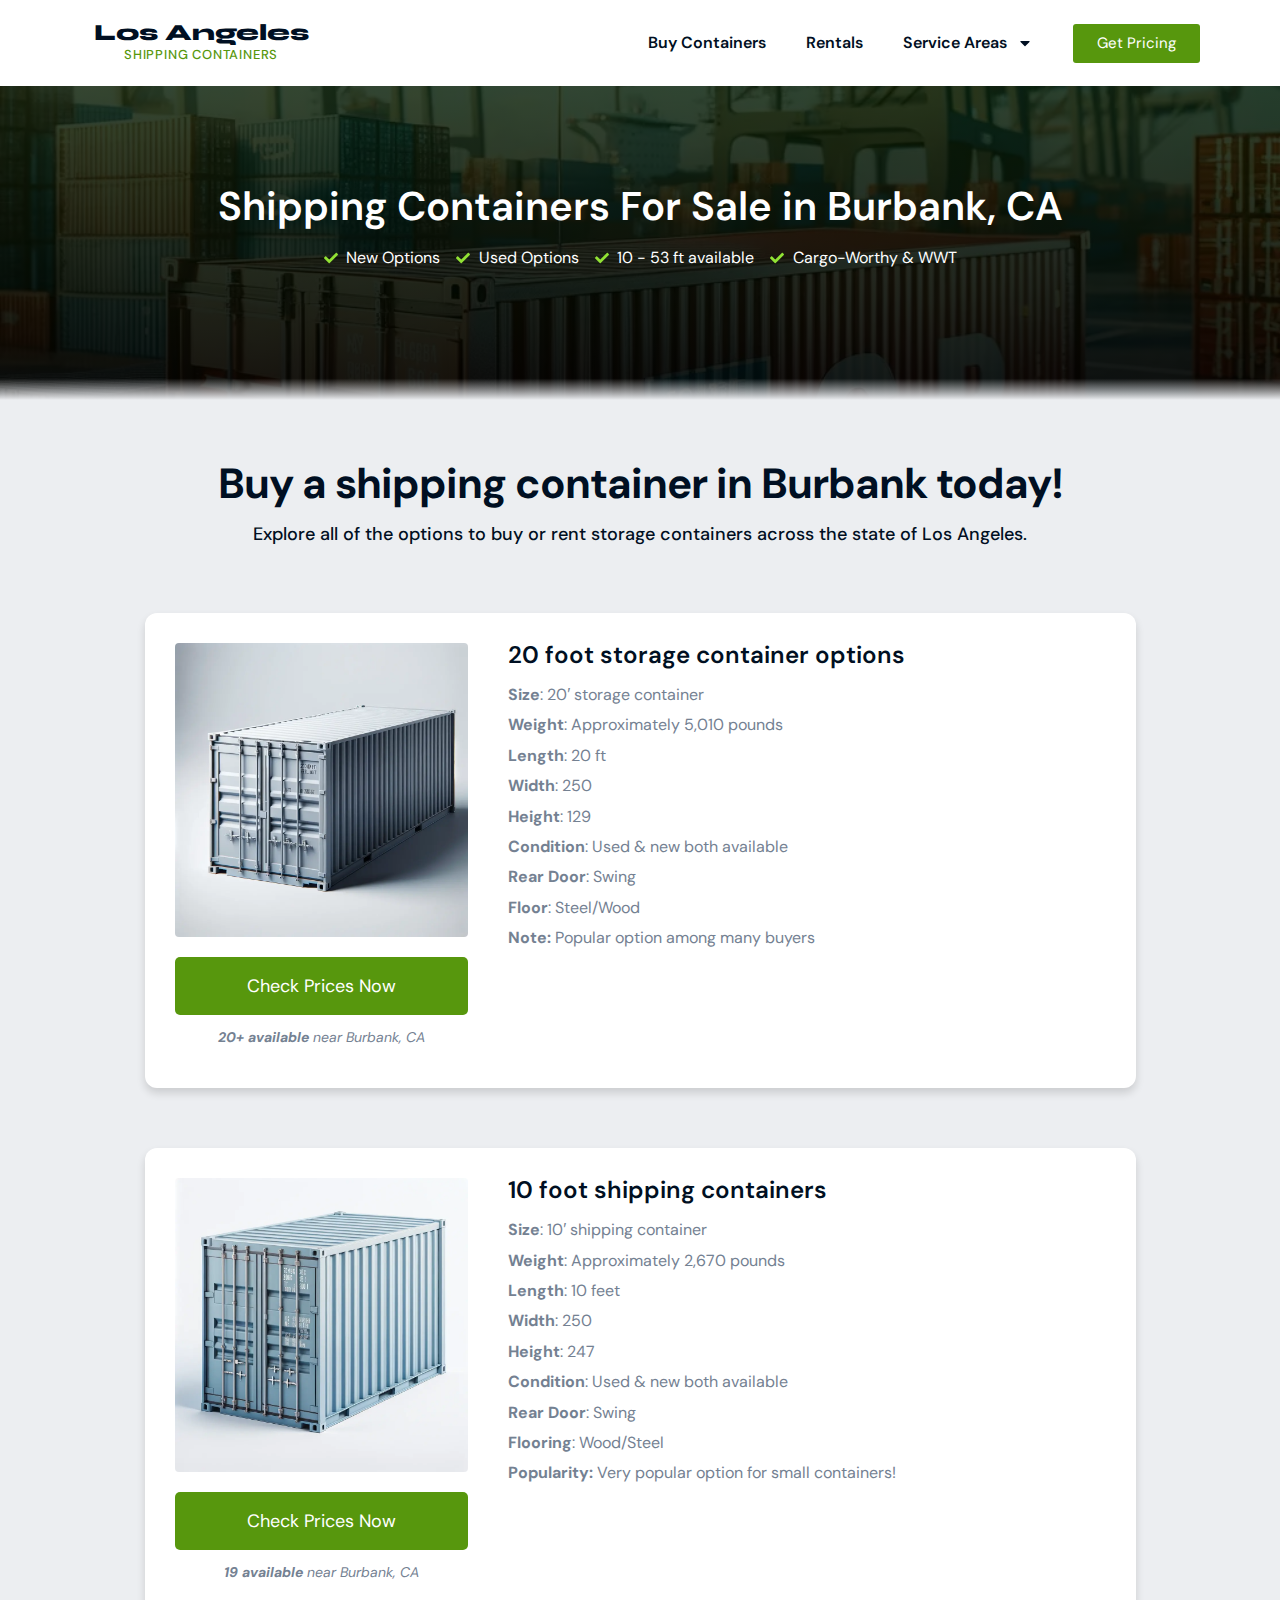
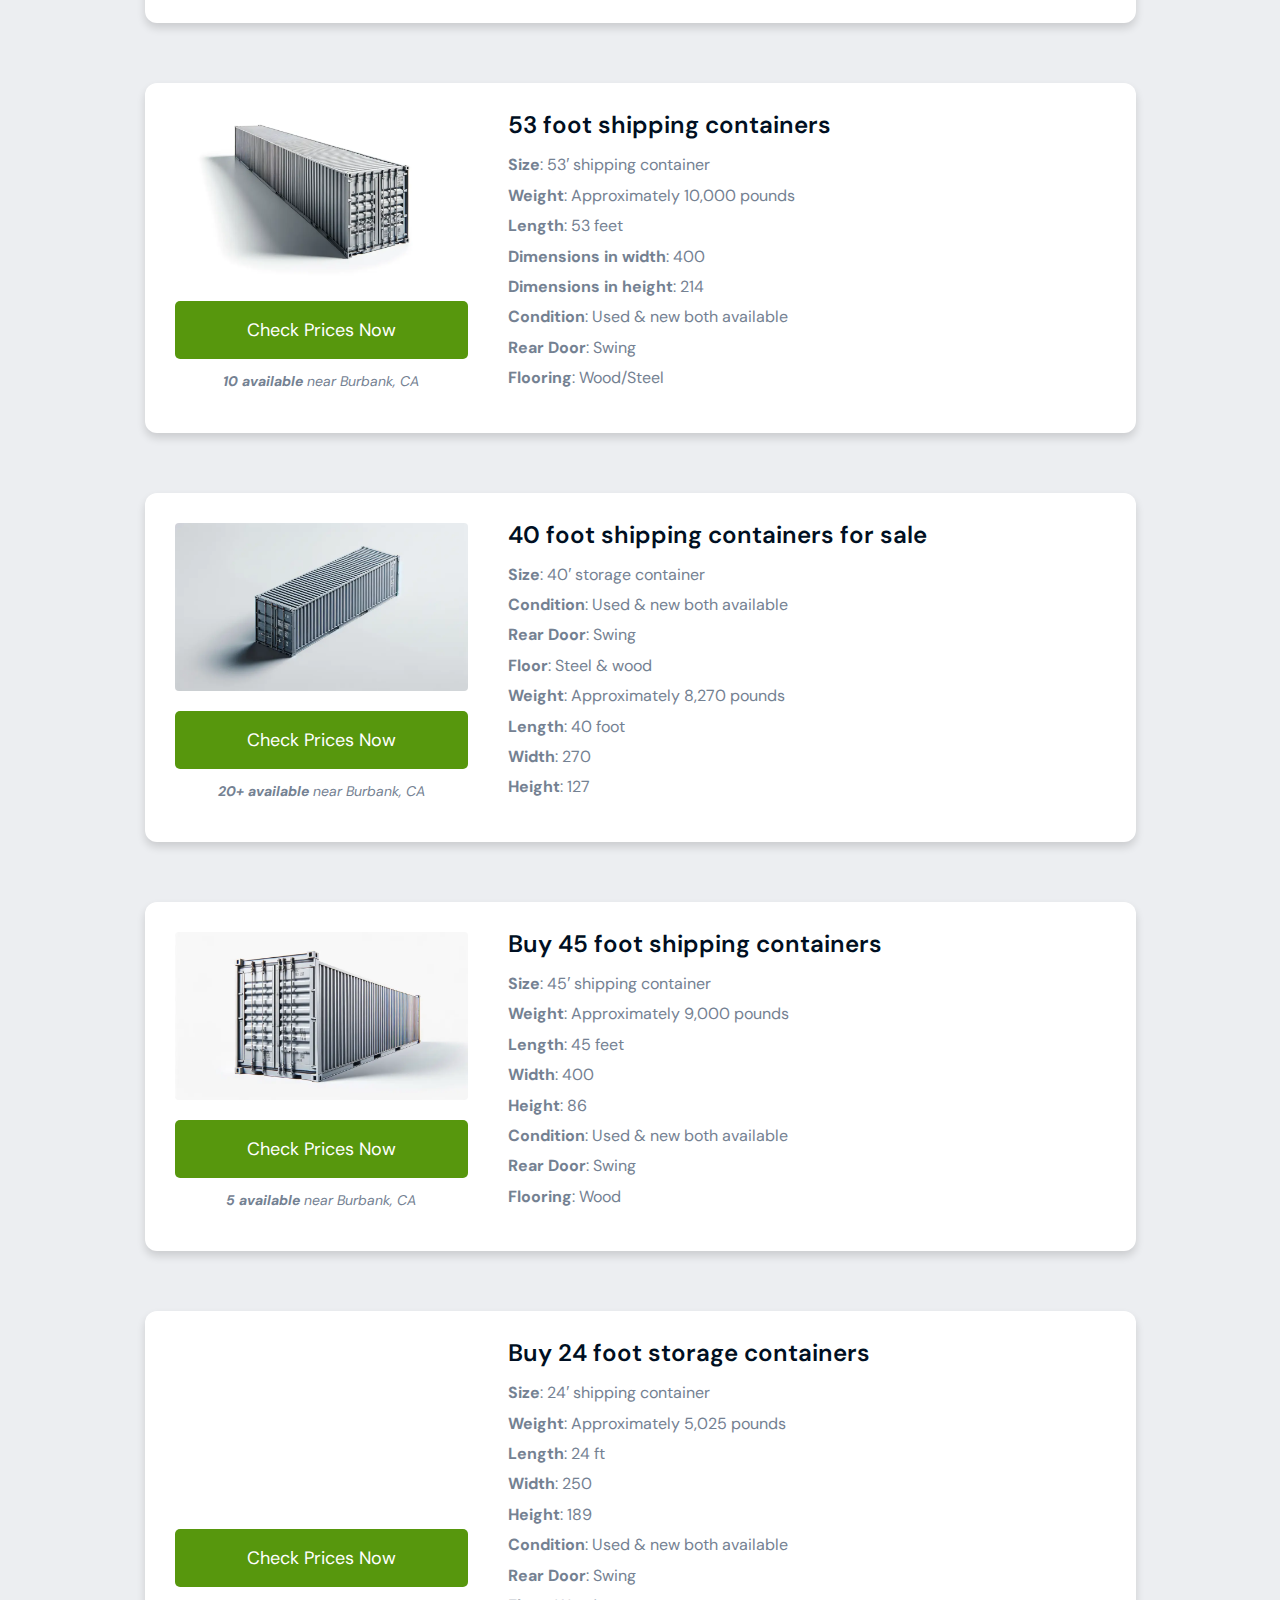
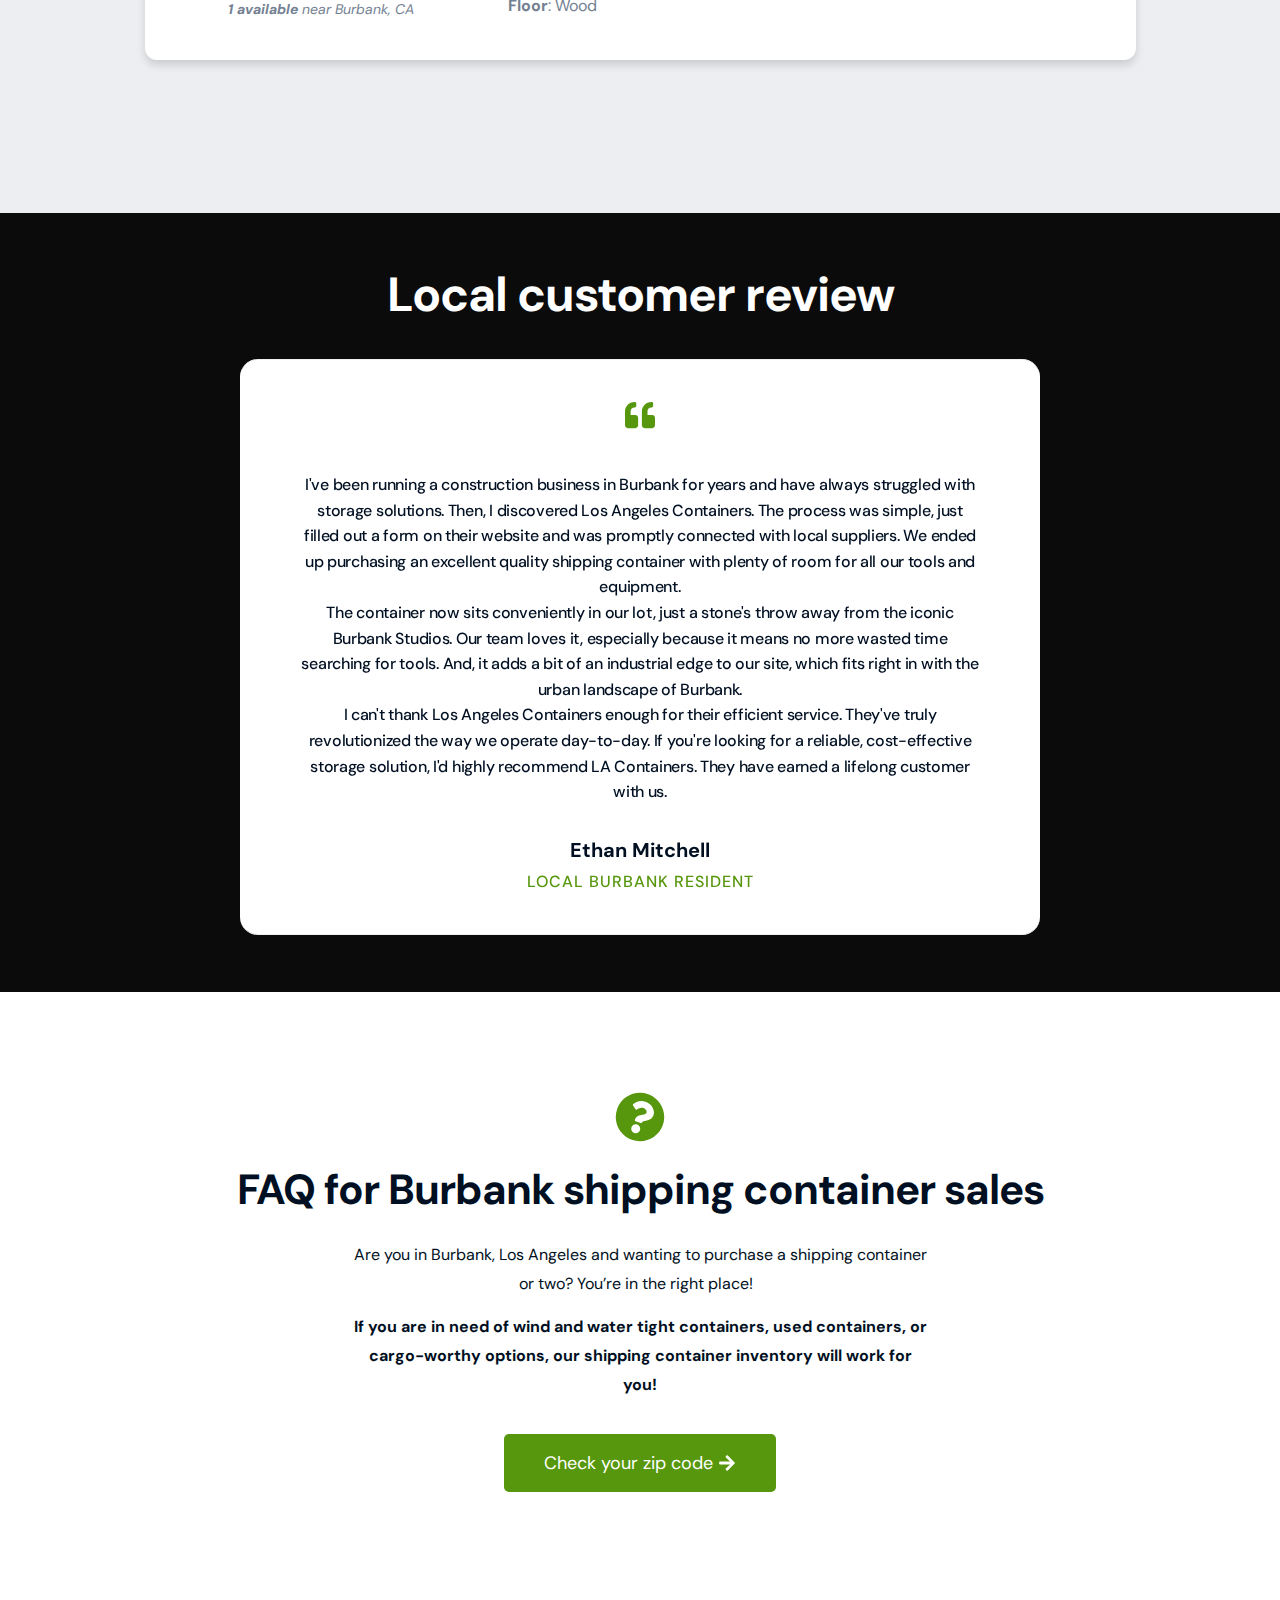
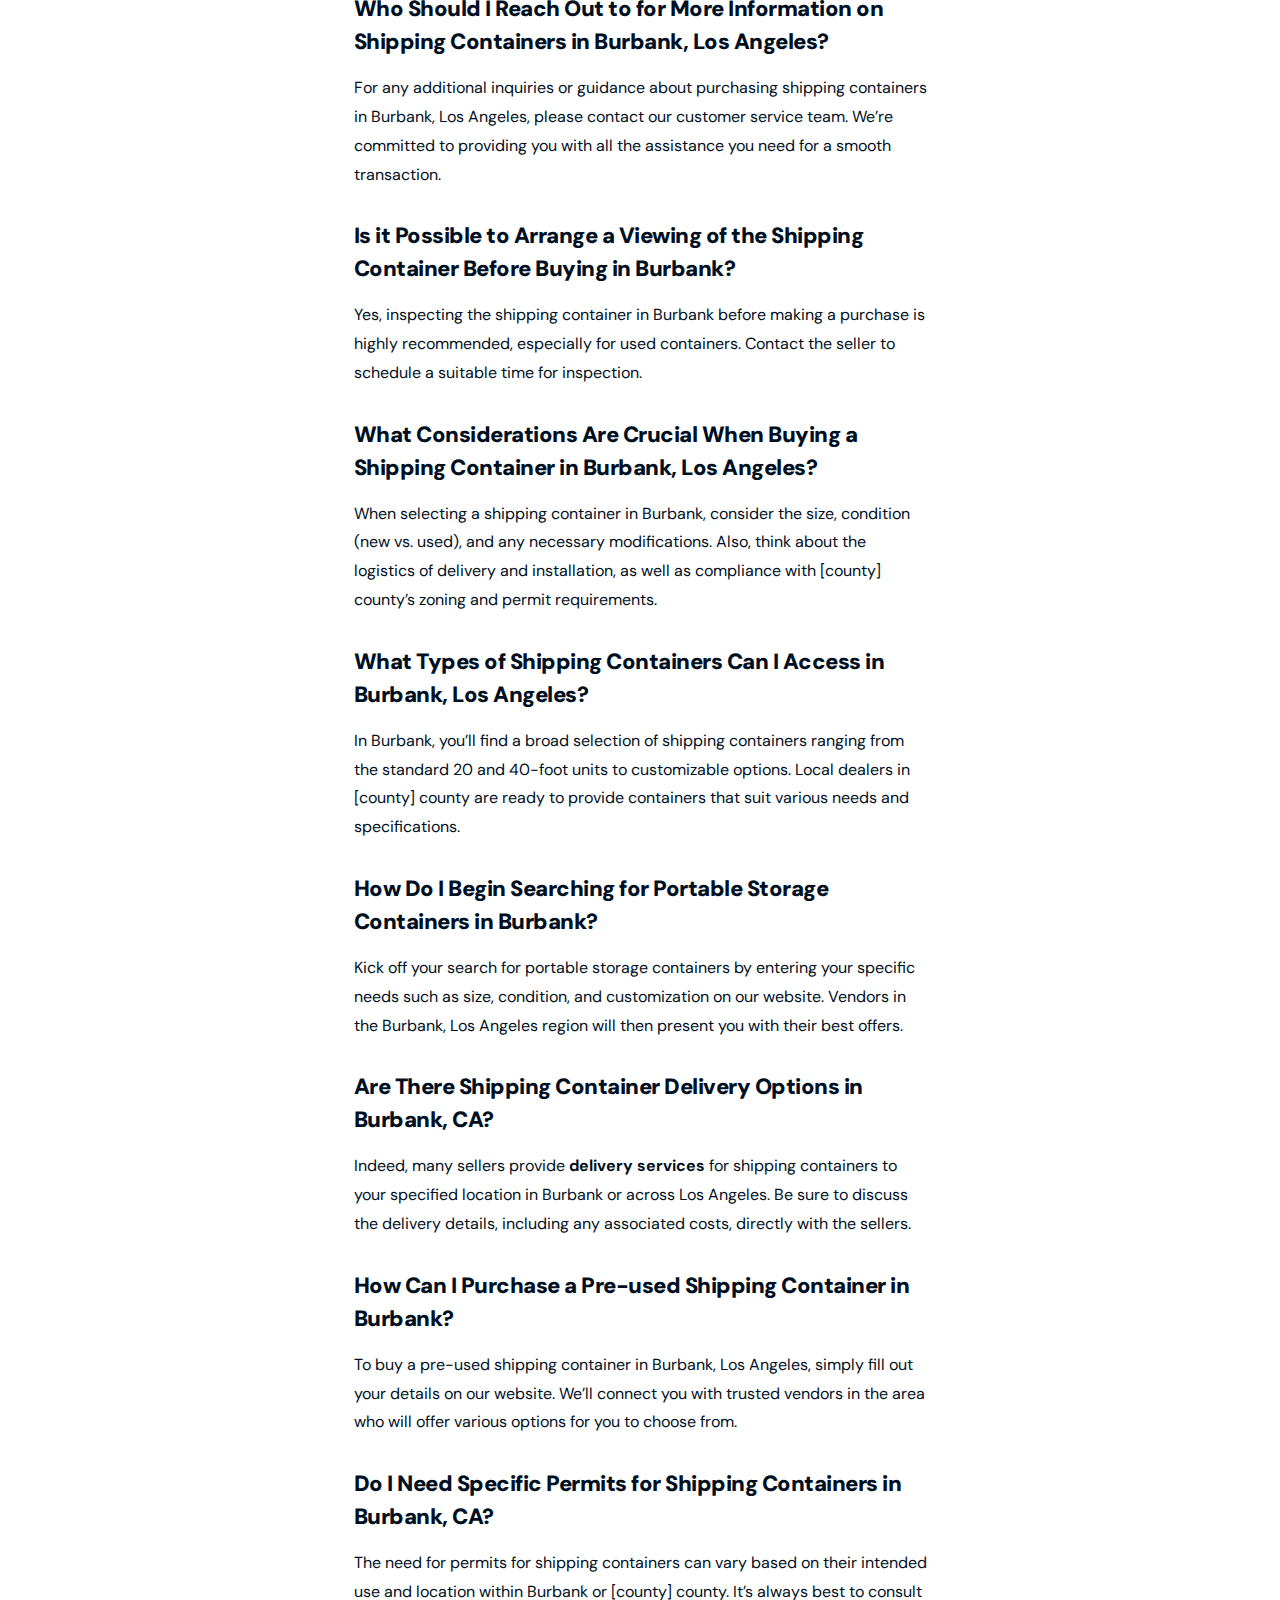
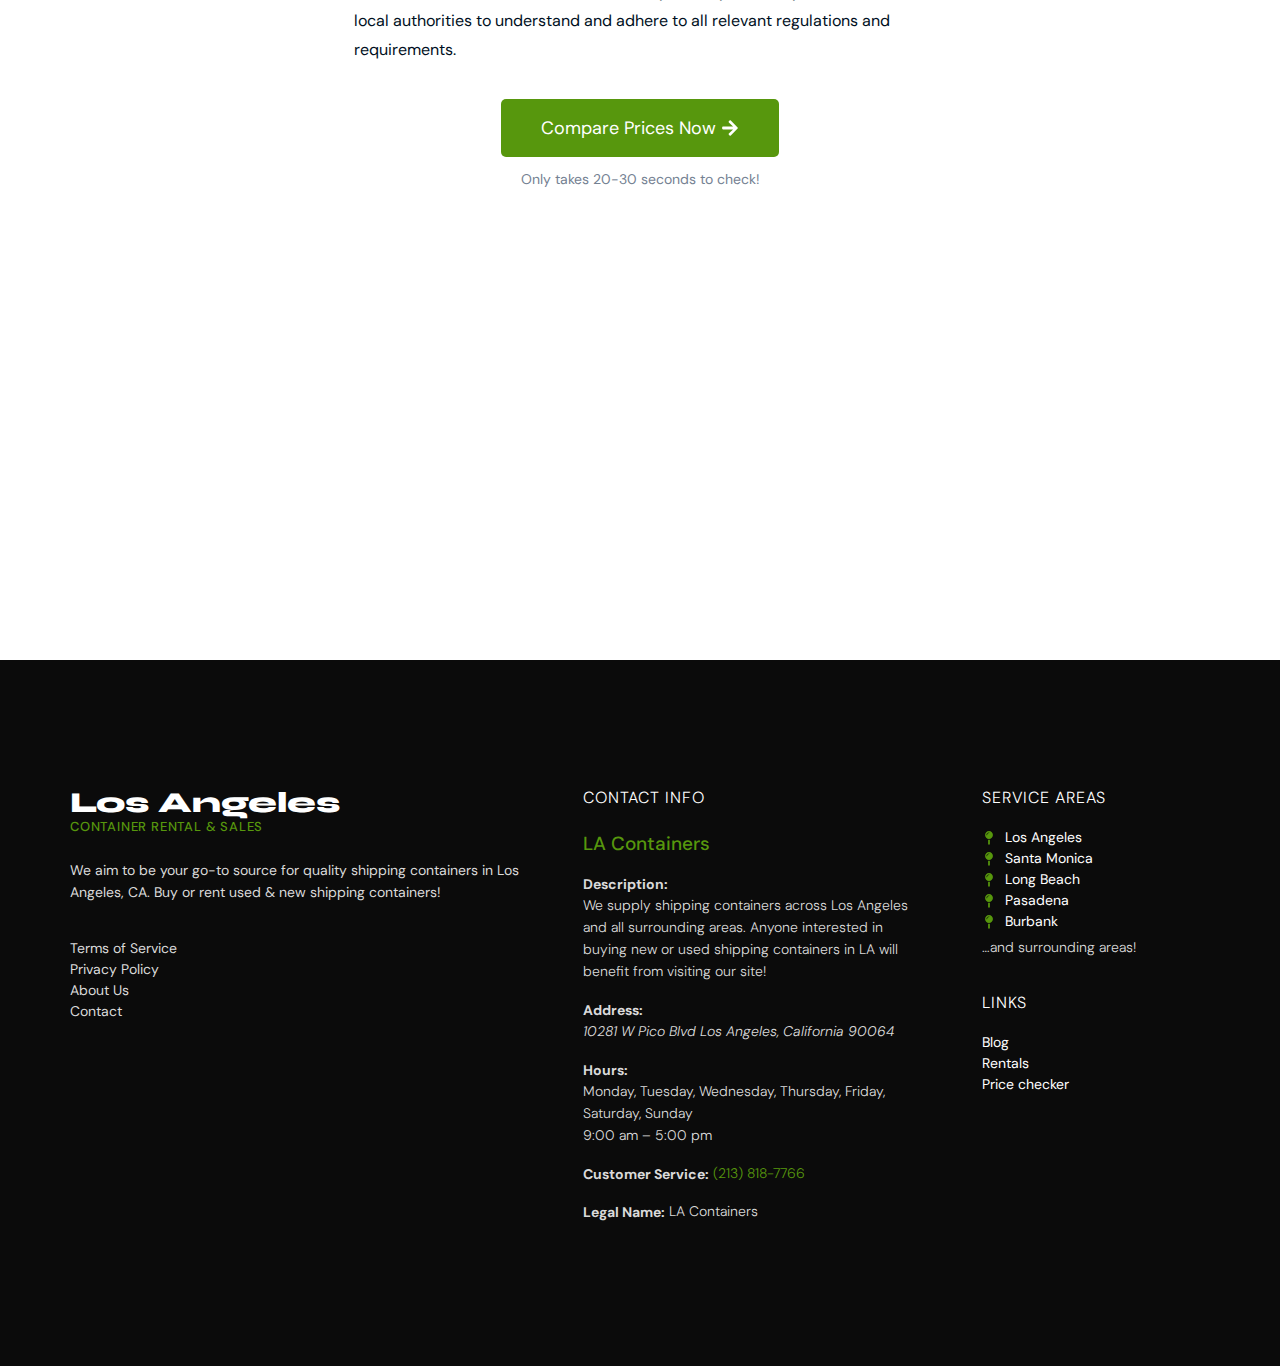
<file: burbank/index.html>
<!DOCTYPE html>
<html lang="en-US" prefix="og: https://ogp.me/ns#">
<head>
	<meta charset="UTF-8">
	<meta name="viewport" content="width=device-width, initial-scale=1">
	<link rel="profile" href="https://gmpg.org/xfn/11">
		<style>img:is([sizes="auto" i], [sizes^="auto," i]) { contain-intrinsic-size: 3000px 1500px }</style>
	
<!-- Search Engine Optimization by Rank Math - https://rankmath.com/ -->
<title>Shipping Containers For Sale in Burbank, CA - LA Containers</title>
<meta name="description" content="20+ available near ,">
<meta name="robots" content="follow, index, max-snippet:-1, max-video-preview:-1, max-image-preview:large">
<meta property="og:locale" content="en_US">
<meta property="og:type" content="article">
<meta property="og:title" content="Shipping Containers For Sale in Burbank, CA - LA Containers">
<meta property="og:description" content="20+ available near ,">
<meta property="og:site_name" content="LA Containers">
<meta property="og:updated_time" content="2025-05-20T17:51:53+00:00">
<meta property="og:image" content="/wp-content/uploads/2025/02/20-shipping-containers.webp">
<meta property="og:image:secure_url" content="/wp-content/uploads/2025/02/20-shipping-containers.webp">
<meta property="og:image:width" content="1024">
<meta property="og:image:height" content="1024">
<meta property="og:image:alt" content="Shipping Containers For Sale in [neighbor4], [stateid]">
<meta property="og:image:type" content="image/webp">
<meta name="twitter:card" content="summary_large_image">
<meta name="twitter:title" content="Shipping Containers For Sale in Burbank, CA - LA Containers">
<meta name="twitter:description" content="20+ available near ,">
<meta name="twitter:image" content="/wp-content/uploads/2025/02/20-shipping-containers.webp">
<meta name="twitter:label1" content="Time to read">
<meta name="twitter:data1" content="3 minutes">
<!-- /Rank Math WordPress SEO plugin -->

<link rel="alternate" type="application/rss+xml" title="LA Containers &raquo; Feed" href="/feed/">
<link rel="alternate" type="application/rss+xml" title="LA Containers &raquo; Comments Feed" href="/comments/feed/">
<script>
window._wpemojiSettings = {"baseUrl":"https:\/\/s.w.org\/images\/core\/emoji\/15.1.0\/72x72\/","ext":".png","svgUrl":"https:\/\/s.w.org\/images\/core\/emoji\/15.1.0\/svg\/","svgExt":".svg","source":{"concatemoji":"\/wp-includes\/js\/wp-emoji-release.min.js?ver=6.8.1"}};
/*! This file is auto-generated */
!function(i,n){var o,s,e;function c(e){try{var t={supportTests:e,timestamp:(new Date).valueOf()};sessionStorage.setItem(o,JSON.stringify(t))}catch(e){}}function p(e,t,n){e.clearRect(0,0,e.canvas.width,e.canvas.height),e.fillText(t,0,0);var t=new Uint32Array(e.getImageData(0,0,e.canvas.width,e.canvas.height).data),r=(e.clearRect(0,0,e.canvas.width,e.canvas.height),e.fillText(n,0,0),new Uint32Array(e.getImageData(0,0,e.canvas.width,e.canvas.height).data));return t.every(function(e,t){return e===r[t]})}function u(e,t,n){switch(t){case"flag":return n(e,"🏳️‍⚧️","🏳️​⚧️")?!1:!n(e,"🇺🇳","🇺​🇳")&&!n(e,"🏴󠁧󠁢󠁥󠁮󠁧󠁿","🏴​󠁧​󠁢​󠁥​󠁮​󠁧​󠁿");case"emoji":return!n(e,"🐦‍🔥","🐦​🔥")}return!1}function f(e,t,n){var r="undefined"!=typeof WorkerGlobalScope&&self instanceof WorkerGlobalScope?new OffscreenCanvas(300,150):i.createElement("canvas"),a=r.getContext("2d",{willReadFrequently:!0}),o=(a.textBaseline="top",a.font="600 32px Arial",{});return e.forEach(function(e){o[e]=t(a,e,n)}),o}function t(e){var t=i.createElement("script");t.src=e,t.defer=!0,i.head.appendChild(t)}"undefined"!=typeof Promise&&(o="wpEmojiSettingsSupports",s=["flag","emoji"],n.supports={everything:!0,everythingExceptFlag:!0},e=new Promise(function(e){i.addEventListener("DOMContentLoaded",e,{once:!0})}),new Promise(function(t){var n=function(){try{var e=JSON.parse(sessionStorage.getItem(o));if("object"==typeof e&&"number"==typeof e.timestamp&&(new Date).valueOf()<e.timestamp+604800&&"object"==typeof e.supportTests)return e.supportTests}catch(e){}return null}();if(!n){if("undefined"!=typeof Worker&&"undefined"!=typeof OffscreenCanvas&&"undefined"!=typeof URL&&URL.createObjectURL&&"undefined"!=typeof Blob)try{var e="postMessage("+f.toString()+"("+[JSON.stringify(s),u.toString(),p.toString()].join(",")+"));",r=new Blob([e],{type:"text/javascript"}),a=new Worker(URL.createObjectURL(r),{name:"wpTestEmojiSupports"});return void(a.onmessage=function(e){c(n=e.data),a.terminate(),t(n)})}catch(e){}c(n=f(s,u,p))}t(n)}).then(function(e){for(var t in e)n.supports[t]=e[t],n.supports.everything=n.supports.everything&&n.supports[t],"flag"!==t&&(n.supports.everythingExceptFlag=n.supports.everythingExceptFlag&&n.supports[t]);n.supports.everythingExceptFlag=n.supports.everythingExceptFlag&&!n.supports.flag,n.DOMReady=!1,n.readyCallback=function(){n.DOMReady=!0}}).then(function(){return e}).then(function(){var e;n.supports.everything||(n.readyCallback(),(e=n.source||{}).concatemoji?t(e.concatemoji):e.wpemoji&&e.twemoji&&(t(e.twemoji),t(e.wpemoji)))}))}((window,document),window._wpemojiSettings);
</script>
<style id="wp-emoji-styles-inline-css">img.wp-smiley, img.emoji {
		display: inline !important;
		border: none !important;
		box-shadow: none !important;
		height: 1em !important;
		width: 1em !important;
		margin: 0 0.07em !important;
		vertical-align: -0.1em !important;
		background: none !important;
		padding: 0 !important;
	}</style>
<style id="global-styles-inline-css">:root{--wp--preset--aspect-ratio--square: 1;--wp--preset--aspect-ratio--4-3: 4/3;--wp--preset--aspect-ratio--3-4: 3/4;--wp--preset--aspect-ratio--3-2: 3/2;--wp--preset--aspect-ratio--2-3: 2/3;--wp--preset--aspect-ratio--16-9: 16/9;--wp--preset--aspect-ratio--9-16: 9/16;--wp--preset--color--black: #000000;--wp--preset--color--cyan-bluish-gray: #abb8c3;--wp--preset--color--white: #ffffff;--wp--preset--color--pale-pink: #f78da7;--wp--preset--color--vivid-red: #cf2e2e;--wp--preset--color--luminous-vivid-orange: #ff6900;--wp--preset--color--luminous-vivid-amber: #fcb900;--wp--preset--color--light-green-cyan: #7bdcb5;--wp--preset--color--vivid-green-cyan: #00d084;--wp--preset--color--pale-cyan-blue: #8ed1fc;--wp--preset--color--vivid-cyan-blue: #0693e3;--wp--preset--color--vivid-purple: #9b51e0;--wp--preset--gradient--vivid-cyan-blue-to-vivid-purple: linear-gradient(135deg,rgba(6,147,227,1) 0%,rgb(155,81,224) 100%);--wp--preset--gradient--light-green-cyan-to-vivid-green-cyan: linear-gradient(135deg,rgb(122,220,180) 0%,rgb(0,208,130) 100%);--wp--preset--gradient--luminous-vivid-amber-to-luminous-vivid-orange: linear-gradient(135deg,rgba(252,185,0,1) 0%,rgba(255,105,0,1) 100%);--wp--preset--gradient--luminous-vivid-orange-to-vivid-red: linear-gradient(135deg,rgba(255,105,0,1) 0%,rgb(207,46,46) 100%);--wp--preset--gradient--very-light-gray-to-cyan-bluish-gray: linear-gradient(135deg,rgb(238,238,238) 0%,rgb(169,184,195) 100%);--wp--preset--gradient--cool-to-warm-spectrum: linear-gradient(135deg,rgb(74,234,220) 0%,rgb(151,120,209) 20%,rgb(207,42,186) 40%,rgb(238,44,130) 60%,rgb(251,105,98) 80%,rgb(254,248,76) 100%);--wp--preset--gradient--blush-light-purple: linear-gradient(135deg,rgb(255,206,236) 0%,rgb(152,150,240) 100%);--wp--preset--gradient--blush-bordeaux: linear-gradient(135deg,rgb(254,205,165) 0%,rgb(254,45,45) 50%,rgb(107,0,62) 100%);--wp--preset--gradient--luminous-dusk: linear-gradient(135deg,rgb(255,203,112) 0%,rgb(199,81,192) 50%,rgb(65,88,208) 100%);--wp--preset--gradient--pale-ocean: linear-gradient(135deg,rgb(255,245,203) 0%,rgb(182,227,212) 50%,rgb(51,167,181) 100%);--wp--preset--gradient--electric-grass: linear-gradient(135deg,rgb(202,248,128) 0%,rgb(113,206,126) 100%);--wp--preset--gradient--midnight: linear-gradient(135deg,rgb(2,3,129) 0%,rgb(40,116,252) 100%);--wp--preset--font-size--small: 13px;--wp--preset--font-size--medium: 20px;--wp--preset--font-size--large: 36px;--wp--preset--font-size--x-large: 42px;--wp--preset--spacing--20: 0.44rem;--wp--preset--spacing--30: 0.67rem;--wp--preset--spacing--40: 1rem;--wp--preset--spacing--50: 1.5rem;--wp--preset--spacing--60: 2.25rem;--wp--preset--spacing--70: 3.38rem;--wp--preset--spacing--80: 5.06rem;--wp--preset--shadow--natural: 6px 6px 9px rgba(0, 0, 0, 0.2);--wp--preset--shadow--deep: 12px 12px 50px rgba(0, 0, 0, 0.4);--wp--preset--shadow--sharp: 6px 6px 0px rgba(0, 0, 0, 0.2);--wp--preset--shadow--outlined: 6px 6px 0px -3px rgba(255, 255, 255, 1), 6px 6px rgba(0, 0, 0, 1);--wp--preset--shadow--crisp: 6px 6px 0px rgba(0, 0, 0, 1);}:root { --wp--style--global--content-size: 800px;--wp--style--global--wide-size: 1200px; }:where(body) { margin: 0; }.wp-site-blocks > .alignleft { float: left; margin-right: 2em; }.wp-site-blocks > .alignright { float: right; margin-left: 2em; }.wp-site-blocks > .aligncenter { justify-content: center; margin-left: auto; margin-right: auto; }:where(.wp-site-blocks) > * { margin-block-start: 24px; margin-block-end: 0; }:where(.wp-site-blocks) > :first-child { margin-block-start: 0; }:where(.wp-site-blocks) > :last-child { margin-block-end: 0; }:root { --wp--style--block-gap: 24px; }:root :where(.is-layout-flow) > :first-child{margin-block-start: 0;}:root :where(.is-layout-flow) > :last-child{margin-block-end: 0;}:root :where(.is-layout-flow) > *{margin-block-start: 24px;margin-block-end: 0;}:root :where(.is-layout-constrained) > :first-child{margin-block-start: 0;}:root :where(.is-layout-constrained) > :last-child{margin-block-end: 0;}:root :where(.is-layout-constrained) > *{margin-block-start: 24px;margin-block-end: 0;}:root :where(.is-layout-flex){gap: 24px;}:root :where(.is-layout-grid){gap: 24px;}.is-layout-flow > .alignleft{float: left;margin-inline-start: 0;margin-inline-end: 2em;}.is-layout-flow > .alignright{float: right;margin-inline-start: 2em;margin-inline-end: 0;}.is-layout-flow > .aligncenter{margin-left: auto !important;margin-right: auto !important;}.is-layout-constrained > .alignleft{float: left;margin-inline-start: 0;margin-inline-end: 2em;}.is-layout-constrained > .alignright{float: right;margin-inline-start: 2em;margin-inline-end: 0;}.is-layout-constrained > .aligncenter{margin-left: auto !important;margin-right: auto !important;}.is-layout-constrained > :where(:not(.alignleft):not(.alignright):not(.alignfull)){max-width: var(--wp--style--global--content-size);margin-left: auto !important;margin-right: auto !important;}.is-layout-constrained > .alignwide{max-width: var(--wp--style--global--wide-size);}body .is-layout-flex{display: flex;}.is-layout-flex{flex-wrap: wrap;align-items: center;}.is-layout-flex > :is(*, div){margin: 0;}body .is-layout-grid{display: grid;}.is-layout-grid > :is(*, div){margin: 0;}body{padding-top: 0px;padding-right: 0px;padding-bottom: 0px;padding-left: 0px;}a:where(:not(.wp-element-button)){text-decoration: underline;}:root :where(.wp-element-button, .wp-block-button__link){background-color: #32373c;border-width: 0;color: #fff;font-family: inherit;font-size: inherit;line-height: inherit;padding: calc(0.667em + 2px) calc(1.333em + 2px);text-decoration: none;}.has-black-color{color: var(--wp--preset--color--black) !important;}.has-cyan-bluish-gray-color{color: var(--wp--preset--color--cyan-bluish-gray) !important;}.has-white-color{color: var(--wp--preset--color--white) !important;}.has-pale-pink-color{color: var(--wp--preset--color--pale-pink) !important;}.has-vivid-red-color{color: var(--wp--preset--color--vivid-red) !important;}.has-luminous-vivid-orange-color{color: var(--wp--preset--color--luminous-vivid-orange) !important;}.has-luminous-vivid-amber-color{color: var(--wp--preset--color--luminous-vivid-amber) !important;}.has-light-green-cyan-color{color: var(--wp--preset--color--light-green-cyan) !important;}.has-vivid-green-cyan-color{color: var(--wp--preset--color--vivid-green-cyan) !important;}.has-pale-cyan-blue-color{color: var(--wp--preset--color--pale-cyan-blue) !important;}.has-vivid-cyan-blue-color{color: var(--wp--preset--color--vivid-cyan-blue) !important;}.has-vivid-purple-color{color: var(--wp--preset--color--vivid-purple) !important;}.has-black-background-color{background-color: var(--wp--preset--color--black) !important;}.has-cyan-bluish-gray-background-color{background-color: var(--wp--preset--color--cyan-bluish-gray) !important;}.has-white-background-color{background-color: var(--wp--preset--color--white) !important;}.has-pale-pink-background-color{background-color: var(--wp--preset--color--pale-pink) !important;}.has-vivid-red-background-color{background-color: var(--wp--preset--color--vivid-red) !important;}.has-luminous-vivid-orange-background-color{background-color: var(--wp--preset--color--luminous-vivid-orange) !important;}.has-luminous-vivid-amber-background-color{background-color: var(--wp--preset--color--luminous-vivid-amber) !important;}.has-light-green-cyan-background-color{background-color: var(--wp--preset--color--light-green-cyan) !important;}.has-vivid-green-cyan-background-color{background-color: var(--wp--preset--color--vivid-green-cyan) !important;}.has-pale-cyan-blue-background-color{background-color: var(--wp--preset--color--pale-cyan-blue) !important;}.has-vivid-cyan-blue-background-color{background-color: var(--wp--preset--color--vivid-cyan-blue) !important;}.has-vivid-purple-background-color{background-color: var(--wp--preset--color--vivid-purple) !important;}.has-black-border-color{border-color: var(--wp--preset--color--black) !important;}.has-cyan-bluish-gray-border-color{border-color: var(--wp--preset--color--cyan-bluish-gray) !important;}.has-white-border-color{border-color: var(--wp--preset--color--white) !important;}.has-pale-pink-border-color{border-color: var(--wp--preset--color--pale-pink) !important;}.has-vivid-red-border-color{border-color: var(--wp--preset--color--vivid-red) !important;}.has-luminous-vivid-orange-border-color{border-color: var(--wp--preset--color--luminous-vivid-orange) !important;}.has-luminous-vivid-amber-border-color{border-color: var(--wp--preset--color--luminous-vivid-amber) !important;}.has-light-green-cyan-border-color{border-color: var(--wp--preset--color--light-green-cyan) !important;}.has-vivid-green-cyan-border-color{border-color: var(--wp--preset--color--vivid-green-cyan) !important;}.has-pale-cyan-blue-border-color{border-color: var(--wp--preset--color--pale-cyan-blue) !important;}.has-vivid-cyan-blue-border-color{border-color: var(--wp--preset--color--vivid-cyan-blue) !important;}.has-vivid-purple-border-color{border-color: var(--wp--preset--color--vivid-purple) !important;}.has-vivid-cyan-blue-to-vivid-purple-gradient-background{background: var(--wp--preset--gradient--vivid-cyan-blue-to-vivid-purple) !important;}.has-light-green-cyan-to-vivid-green-cyan-gradient-background{background: var(--wp--preset--gradient--light-green-cyan-to-vivid-green-cyan) !important;}.has-luminous-vivid-amber-to-luminous-vivid-orange-gradient-background{background: var(--wp--preset--gradient--luminous-vivid-amber-to-luminous-vivid-orange) !important;}.has-luminous-vivid-orange-to-vivid-red-gradient-background{background: var(--wp--preset--gradient--luminous-vivid-orange-to-vivid-red) !important;}.has-very-light-gray-to-cyan-bluish-gray-gradient-background{background: var(--wp--preset--gradient--very-light-gray-to-cyan-bluish-gray) !important;}.has-cool-to-warm-spectrum-gradient-background{background: var(--wp--preset--gradient--cool-to-warm-spectrum) !important;}.has-blush-light-purple-gradient-background{background: var(--wp--preset--gradient--blush-light-purple) !important;}.has-blush-bordeaux-gradient-background{background: var(--wp--preset--gradient--blush-bordeaux) !important;}.has-luminous-dusk-gradient-background{background: var(--wp--preset--gradient--luminous-dusk) !important;}.has-pale-ocean-gradient-background{background: var(--wp--preset--gradient--pale-ocean) !important;}.has-electric-grass-gradient-background{background: var(--wp--preset--gradient--electric-grass) !important;}.has-midnight-gradient-background{background: var(--wp--preset--gradient--midnight) !important;}.has-small-font-size{font-size: var(--wp--preset--font-size--small) !important;}.has-medium-font-size{font-size: var(--wp--preset--font-size--medium) !important;}.has-large-font-size{font-size: var(--wp--preset--font-size--large) !important;}.has-x-large-font-size{font-size: var(--wp--preset--font-size--x-large) !important;}
:root :where(.wp-block-pullquote){font-size: 1.5em;line-height: 1.6;}</style>
<link rel="stylesheet" id="hello-elementor-css" href="/wp-content/themes/hello-elementor/style.min.css?ver=3.3.0" media="all">
<link rel="stylesheet" id="hello-elementor-theme-style-css" href="/wp-content/themes/hello-elementor/theme.min.css?ver=3.3.0" media="all">
<link rel="stylesheet" id="hello-elementor-header-footer-css" href="/wp-content/themes/hello-elementor/header-footer.min.css?ver=3.3.0" media="all">
<link rel="stylesheet" id="elementor-frontend-css" href="/wp-content/plugins/elementor/assets/css/frontend.min.css?ver=3.29.0" media="all">
<link rel="stylesheet" id="elementor-post-202-css" href="/wp-content/uploads/elementor/css/post-202.css?ver=1747763572" media="all">
<link rel="stylesheet" id="widget-heading-css" href="/wp-content/plugins/elementor/assets/css/widget-heading.min.css?ver=3.29.0" media="all">
<link rel="stylesheet" id="e-motion-fx-css" href="/wp-content/plugins/elementor-pro/assets/css/modules/motion-fx.min.css?ver=3.29.0" media="all">
<link rel="stylesheet" id="widget-nav-menu-css" href="/wp-content/plugins/elementor-pro/assets/css/widget-nav-menu.min.css?ver=3.29.0" media="all">
<link rel="stylesheet" id="widget-icon-list-css" href="/wp-content/plugins/elementor/assets/css/widget-icon-list.min.css?ver=3.29.0" media="all">
<link rel="stylesheet" id="widget-image-css" href="/wp-content/plugins/elementor/assets/css/widget-image.min.css?ver=3.29.0" media="all">
<link rel="stylesheet" id="swiper-css" href="/wp-content/plugins/elementor/assets/lib/swiper/v8/css/swiper.min.css?ver=8.4.5" media="all">
<link rel="stylesheet" id="e-swiper-css" href="/wp-content/plugins/elementor/assets/css/conditionals/e-swiper.min.css?ver=3.29.0" media="all">
<link rel="stylesheet" id="widget-testimonial-carousel-css" href="/wp-content/plugins/elementor-pro/assets/css/widget-testimonial-carousel.min.css?ver=3.29.0" media="all">
<link rel="stylesheet" id="widget-carousel-module-base-css" href="/wp-content/plugins/elementor-pro/assets/css/widget-carousel-module-base.min.css?ver=3.29.0" media="all">
<link rel="stylesheet" id="widget-google_maps-css" href="/wp-content/plugins/elementor/assets/css/widget-google_maps.min.css?ver=3.29.0" media="all">
<link rel="stylesheet" id="elementor-post-235-css" href="/wp-content/uploads/elementor/css/post-235.css?ver=1747763787" media="all">
<link rel="stylesheet" id="elementor-post-218-css" href="/wp-content/uploads/elementor/css/post-218.css?ver=1747763572" media="all">
<link rel="stylesheet" id="elementor-post-211-css" href="/wp-content/uploads/elementor/css/post-211.css?ver=1747763572" media="all">
<link rel="stylesheet" id="elementor-gf-local-dmsans-css" href="/wp-content/uploads/elementor/google-fonts/css/dmsans.css?ver=1747763571" media="all">
<link rel="stylesheet" id="elementor-gf-local-syne-css" href="/wp-content/uploads/elementor/google-fonts/css/syne.css?ver=1747763571" media="all">
<script src="/wp-includes/js/jquery/jquery.min.js?ver=3.7.1" id="jquery-core-js"></script>
<script src="/wp-includes/js/jquery/jquery-migrate.min.js?ver=3.4.1" id="jquery-migrate-js"></script>
<link rel="https://api.w.org/" href="/wp-json/">
<link rel="alternate" title="JSON" type="application/json" href="/wp-json/wp/v2/pages/235">
<link rel="EditURI" type="application/rsd+xml" title="RSD" href="/xmlrpc.php?rsd">
<meta name="generator" content="WordPress 6.8.1">
<link rel="shortlink" href="/?p=235">
<link rel="alternate" title="oEmbed (JSON)" type="application/json+oembed" href="/wp-json/oembed/1.0/embed?url=https%3A%2F%2F%2Fburbank%2F">
<link rel="alternate" title="oEmbed (XML)" type="text/xml+oembed" href="/wp-json/oembed/1.0/embed?url=https%3A%2F%2F%2Fburbank%2F#038;format=xml">
<script async defer src="https://app.visitortracking.com/assets/js/tracer.js"></script>
<script>function init_tracer() { 
   var tracer = new Tracer({  
   websiteId : "c81d522c-b5e9-4eab-986d-80dae88e73f7",  
   async : true, 
   debug : false }); 
 }</script><meta name="generator" content="Elementor 3.29.0; features: e_font_icon_svg, additional_custom_breakpoints, e_local_google_fonts, e_element_cache; settings: css_print_method-external, google_font-enabled, font_display-swap">
			<style>.e-con.e-parent:nth-of-type(n+4):not(.e-lazyloaded):not(.e-no-lazyload),
				.e-con.e-parent:nth-of-type(n+4):not(.e-lazyloaded):not(.e-no-lazyload) * {
					background-image: none !important;
				}
				@media screen and (max-height: 1024px) {
					.e-con.e-parent:nth-of-type(n+3):not(.e-lazyloaded):not(.e-no-lazyload),
					.e-con.e-parent:nth-of-type(n+3):not(.e-lazyloaded):not(.e-no-lazyload) * {
						background-image: none !important;
					}
				}
				@media screen and (max-height: 640px) {
					.e-con.e-parent:nth-of-type(n+2):not(.e-lazyloaded):not(.e-no-lazyload),
					.e-con.e-parent:nth-of-type(n+2):not(.e-lazyloaded):not(.e-no-lazyload) * {
						background-image: none !important;
					}
				}</style>
			<link rel="icon" href="/wp-content/uploads/2025/02/cropped-cropped-shipping-containers-32x32.webp" sizes="32x32">
<link rel="icon" href="/wp-content/uploads/2025/02/cropped-cropped-shipping-containers-192x192.webp" sizes="192x192">
<link rel="apple-touch-icon" href="/wp-content/uploads/2025/02/cropped-cropped-shipping-containers-180x180.webp">
<meta name="msapplication-TileImage" content="/wp-content/uploads/2025/02/cropped-cropped-shipping-containers-270x270.webp">
</head>
<body class="wp-singular page-template page-template-elementor_header_footer page page-id-235 wp-custom-logo wp-embed-responsive wp-theme-hello-elementor eio-default theme-default elementor-default elementor-template-full-width elementor-kit-202 elementor-page elementor-page-235">


<a class="skip-link screen-reader-text" href="#content">Skip to content</a>

		<div data-elementor-type="header" data-elementor-id="218" class="elementor elementor-218 elementor-location-header" data-elementor-post-type="elementor_library">
			<div class="elementor-element elementor-element-1186abfa e-flex e-con-boxed e-con e-parent" data-id="1186abfa" data-element_type="container">
					<div class="e-con-inner">
		<div class="elementor-element elementor-element-196821e2 e-con-full e-flex e-con e-child" data-id="196821e2" data-element_type="container">
				<div class="elementor-element elementor-element-2167f19d elementor-widget elementor-widget-heading" data-id="2167f19d" data-element_type="widget" data-widget_type="heading.default">
				<div class="elementor-widget-container">
					<span class="elementor-heading-title elementor-size-default"><a href="/">Los Angeles</a></span>				</div>
				</div>
				<div class="elementor-element elementor-element-6b9f8bdc elementor-widget elementor-widget-heading" data-id="6b9f8bdc" data-element_type="widget" data-widget_type="heading.default">
				<div class="elementor-widget-container">
					<span class="elementor-heading-title elementor-size-default"><a href="/">Shipping Containers</a></span>				</div>
				</div>
				<div class="elementor-element elementor-element-2d8d8766 elementor-align-justify elementor-mobile-align-justify elementor-widget-mobile__width-inherit elementor-fixed elementor-hidden-desktop elementor-hidden-tablet elementor-widget elementor-widget-button" data-id="2d8d8766" data-element_type="widget" data-settings="{&quot;_position&quot;:&quot;fixed&quot;,&quot;motion_fx_motion_fx_scrolling&quot;:&quot;yes&quot;,&quot;motion_fx_translateY_effect&quot;:&quot;yes&quot;,&quot;motion_fx_translateY_affectedRange&quot;:{&quot;unit&quot;:&quot;%&quot;,&quot;size&quot;:&quot;&quot;,&quot;sizes&quot;:{&quot;start&quot;:0,&quot;end&quot;:50}},&quot;motion_fx_translateY_speed&quot;:{&quot;unit&quot;:&quot;px&quot;,&quot;size&quot;:4,&quot;sizes&quot;:[]},&quot;motion_fx_devices&quot;:[&quot;desktop&quot;,&quot;tablet&quot;,&quot;mobile&quot;]}" data-widget_type="button.default">
				<div class="elementor-widget-container">
									<div class="elementor-button-wrapper">
					<a class="elementor-button elementor-button-link elementor-size-lg" href="/compare-pricing/">
						<span class="elementor-button-content-wrapper">
									<span class="elementor-button-text">Check Local Prices</span>
					</span>
					</a>
				</div>
								</div>
				</div>
				</div>
		<div class="elementor-element elementor-element-6989f3a2 e-con-full elementor-hidden-mobile e-flex e-con e-child" data-id="6989f3a2" data-element_type="container">
				<div class="elementor-element elementor-element-304bda76 elementor-nav-menu__align-end elementor-nav-menu--stretch elementor-nav-menu--dropdown-tablet elementor-nav-menu__text-align-aside elementor-nav-menu--toggle elementor-nav-menu--burger elementor-widget elementor-widget-nav-menu" data-id="304bda76" data-element_type="widget" data-settings="{&quot;full_width&quot;:&quot;stretch&quot;,&quot;layout&quot;:&quot;horizontal&quot;,&quot;submenu_icon&quot;:{&quot;value&quot;:&quot;&lt;svg class=\&quot;e-font-icon-svg e-fas-caret-down\&quot; viewBox=\&quot;0 0 320 512\&quot; xmlns=\&quot;http:\/\/www.w3.org\/2000\/svg\&quot;&gt;&lt;path d=\&quot;M31.3 192h257.3c17.8 0 26.7 21.5 14.1 34.1L174.1 354.8c-7.8 7.8-20.5 7.8-28.3 0L17.2 226.1C4.6 213.5 13.5 192 31.3 192z\&quot;&gt;&lt;\/path&gt;&lt;\/svg&gt;&quot;,&quot;library&quot;:&quot;fa-solid&quot;},&quot;toggle&quot;:&quot;burger&quot;}" data-widget_type="nav-menu.default">
				<div class="elementor-widget-container">
								<nav aria-label="Menu" class="elementor-nav-menu--main elementor-nav-menu__container elementor-nav-menu--layout-horizontal e--pointer-underline e--animation-fade">
				<ul id="menu-1-304bda76" class="elementor-nav-menu">
<li class="menu-item menu-item-type-post_type menu-item-object-page menu-item-261"><a href="/compare-pricing/" class="elementor-item">Buy Containers</a></li>
<li class="menu-item menu-item-type-post_type menu-item-object-page menu-item-255"><a href="/rentals/" class="elementor-item">Rentals</a></li>
<li class="menu-item menu-item-type-custom menu-item-object-custom current-menu-ancestor current-menu-parent menu-item-has-children menu-item-256">
<a href="#" class="elementor-item elementor-item-anchor">Service Areas</a>
<ul class="sub-menu elementor-nav-menu--dropdown">
	<li class="menu-item menu-item-type-post_type menu-item-object-page menu-item-260"><a href="/santa-monica/" class="elementor-sub-item">Santa Monica</a></li>
	<li class="menu-item menu-item-type-post_type menu-item-object-page menu-item-257"><a href="/long-beach/" class="elementor-sub-item">Long Beach</a></li>
	<li class="menu-item menu-item-type-post_type menu-item-object-page menu-item-258"><a href="/pasadena/" class="elementor-sub-item">Pasadena</a></li>
	<li class="menu-item menu-item-type-post_type menu-item-object-page current-menu-item page_item page-item-235 current_page_item menu-item-259"><a href="/burbank/" aria-current="page" class="elementor-sub-item elementor-item-active">Burbank</a></li>
</ul>
</li>
</ul>			</nav>
					<div class="elementor-menu-toggle" role="button" tabindex="0" aria-label="Menu Toggle" aria-expanded="false">
			<svg aria-hidden="true" role="presentation" class="elementor-menu-toggle__icon--open e-font-icon-svg e-eicon-menu-bar" viewbox="0 0 1000 1000" xmlns="http://www.w3.org/2000/svg"><path d="M104 333H896C929 333 958 304 958 271S929 208 896 208H104C71 208 42 237 42 271S71 333 104 333ZM104 583H896C929 583 958 554 958 521S929 458 896 458H104C71 458 42 487 42 521S71 583 104 583ZM104 833H896C929 833 958 804 958 771S929 708 896 708H104C71 708 42 737 42 771S71 833 104 833Z"></path></svg><svg aria-hidden="true" role="presentation" class="elementor-menu-toggle__icon--close e-font-icon-svg e-eicon-close" viewbox="0 0 1000 1000" xmlns="http://www.w3.org/2000/svg"><path d="M742 167L500 408 258 167C246 154 233 150 217 150 196 150 179 158 167 167 154 179 150 196 150 212 150 229 154 242 171 254L408 500 167 742C138 771 138 800 167 829 196 858 225 858 254 829L496 587 738 829C750 842 767 846 783 846 800 846 817 842 829 829 842 817 846 804 846 783 846 767 842 750 829 737L588 500 833 258C863 229 863 200 833 171 804 137 775 137 742 167Z"></path></svg>		</div>
					<nav class="elementor-nav-menu--dropdown elementor-nav-menu__container" aria-hidden="true">
				<ul id="menu-2-304bda76" class="elementor-nav-menu">
<li class="menu-item menu-item-type-post_type menu-item-object-page menu-item-261"><a href="/compare-pricing/" class="elementor-item" tabindex="-1">Buy Containers</a></li>
<li class="menu-item menu-item-type-post_type menu-item-object-page menu-item-255"><a href="/rentals/" class="elementor-item" tabindex="-1">Rentals</a></li>
<li class="menu-item menu-item-type-custom menu-item-object-custom current-menu-ancestor current-menu-parent menu-item-has-children menu-item-256">
<a href="#" class="elementor-item elementor-item-anchor" tabindex="-1">Service Areas</a>
<ul class="sub-menu elementor-nav-menu--dropdown">
	<li class="menu-item menu-item-type-post_type menu-item-object-page menu-item-260"><a href="/santa-monica/" class="elementor-sub-item" tabindex="-1">Santa Monica</a></li>
	<li class="menu-item menu-item-type-post_type menu-item-object-page menu-item-257"><a href="/long-beach/" class="elementor-sub-item" tabindex="-1">Long Beach</a></li>
	<li class="menu-item menu-item-type-post_type menu-item-object-page menu-item-258"><a href="/pasadena/" class="elementor-sub-item" tabindex="-1">Pasadena</a></li>
	<li class="menu-item menu-item-type-post_type menu-item-object-page current-menu-item page_item page-item-235 current_page_item menu-item-259"><a href="/burbank/" aria-current="page" class="elementor-sub-item elementor-item-active" tabindex="-1">Burbank</a></li>
</ul>
</li>
</ul>			</nav>
						</div>
				</div>
				<div class="elementor-element elementor-element-323d888d elementor-widget__width-auto elementor-widget elementor-widget-button" data-id="323d888d" data-element_type="widget" data-widget_type="button.default">
				<div class="elementor-widget-container">
									<div class="elementor-button-wrapper">
					<a class="elementor-button elementor-button-link elementor-size-sm" href="/compare-pricing/">
						<span class="elementor-button-content-wrapper">
									<span class="elementor-button-text">Get Pricing</span>
					</span>
					</a>
				</div>
								</div>
				</div>
				</div>
					</div>
				</div>
				</div>
				<div data-elementor-type="wp-page" data-elementor-id="235" class="elementor elementor-235" data-elementor-post-type="page">
				<div class="elementor-element elementor-element-47094a3e e-flex e-con-boxed e-con e-parent" data-id="47094a3e" data-element_type="container" data-settings="{&quot;background_background&quot;:&quot;classic&quot;}">
					<div class="e-con-inner">
				<div class="elementor-element elementor-element-5d070a4a elementor-widget elementor-widget-heading" data-id="5d070a4a" data-element_type="widget" data-widget_type="heading.default">
				<div class="elementor-widget-container">
					<h1 class="elementor-heading-title elementor-size-default">Shipping Containers For Sale in Burbank, CA</h1>				</div>
				</div>
				<div class="elementor-element elementor-element-4fa6eb4a elementor-icon-list--layout-inline elementor-align-center elementor-list-item-link-full_width elementor-widget elementor-widget-icon-list" data-id="4fa6eb4a" data-element_type="widget" data-widget_type="icon-list.default">
				<div class="elementor-widget-container">
							<ul class="elementor-icon-list-items elementor-inline-items">
							<li class="elementor-icon-list-item elementor-inline-item">
											<span class="elementor-icon-list-icon">
							<svg aria-hidden="true" class="e-font-icon-svg e-fas-check" viewbox="0 0 512 512" xmlns="http://www.w3.org/2000/svg"><path d="M173.898 439.404l-166.4-166.4c-9.997-9.997-9.997-26.206 0-36.204l36.203-36.204c9.997-9.998 26.207-9.998 36.204 0L192 312.69 432.095 72.596c9.997-9.997 26.207-9.997 36.204 0l36.203 36.204c9.997 9.997 9.997 26.206 0 36.204l-294.4 294.401c-9.998 9.997-26.207 9.997-36.204-.001z"></path></svg>						</span>
										<span class="elementor-icon-list-text">New Options</span>
									</li>
								<li class="elementor-icon-list-item elementor-inline-item">
											<span class="elementor-icon-list-icon">
							<svg aria-hidden="true" class="e-font-icon-svg e-fas-check" viewbox="0 0 512 512" xmlns="http://www.w3.org/2000/svg"><path d="M173.898 439.404l-166.4-166.4c-9.997-9.997-9.997-26.206 0-36.204l36.203-36.204c9.997-9.998 26.207-9.998 36.204 0L192 312.69 432.095 72.596c9.997-9.997 26.207-9.997 36.204 0l36.203 36.204c9.997 9.997 9.997 26.206 0 36.204l-294.4 294.401c-9.998 9.997-26.207 9.997-36.204-.001z"></path></svg>						</span>
										<span class="elementor-icon-list-text">Used Options</span>
									</li>
								<li class="elementor-icon-list-item elementor-inline-item">
											<span class="elementor-icon-list-icon">
							<svg aria-hidden="true" class="e-font-icon-svg e-fas-check" viewbox="0 0 512 512" xmlns="http://www.w3.org/2000/svg"><path d="M173.898 439.404l-166.4-166.4c-9.997-9.997-9.997-26.206 0-36.204l36.203-36.204c9.997-9.998 26.207-9.998 36.204 0L192 312.69 432.095 72.596c9.997-9.997 26.207-9.997 36.204 0l36.203 36.204c9.997 9.997 9.997 26.206 0 36.204l-294.4 294.401c-9.998 9.997-26.207 9.997-36.204-.001z"></path></svg>						</span>
										<span class="elementor-icon-list-text">10 - 53 ft available</span>
									</li>
								<li class="elementor-icon-list-item elementor-inline-item">
											<span class="elementor-icon-list-icon">
							<svg aria-hidden="true" class="e-font-icon-svg e-fas-check" viewbox="0 0 512 512" xmlns="http://www.w3.org/2000/svg"><path d="M173.898 439.404l-166.4-166.4c-9.997-9.997-9.997-26.206 0-36.204l36.203-36.204c9.997-9.998 26.207-9.998 36.204 0L192 312.69 432.095 72.596c9.997-9.997 26.207-9.997 36.204 0l36.203 36.204c9.997 9.997 9.997 26.206 0 36.204l-294.4 294.401c-9.998 9.997-26.207 9.997-36.204-.001z"></path></svg>						</span>
										<span class="elementor-icon-list-text">Cargo-Worthy & WWT</span>
									</li>
						</ul>
						</div>
				</div>
					</div>
				</div>
		<div class="elementor-element elementor-element-706c857 e-flex e-con-boxed e-con e-parent" data-id="706c857" data-element_type="container" data-settings="{&quot;background_background&quot;:&quot;gradient&quot;}">
					<div class="e-con-inner">
				<div class="elementor-element elementor-element-798add04 elementor-widget elementor-widget-html" data-id="798add04" data-element_type="widget" data-widget_type="html.default">
				<div class="elementor-widget-container">
					
<div id="formTargetDiv3"></div>
<script src="//efw.360connect.com/widget.js?v=3"></script>
<script type="text/javascript">efwCreate({
      targetElementId: 'formTargetDiv3',
      category: 'Storage Containers',
      campaignId: '0FE4C976-54EC-48BB-A6F4-E16BF1BA3571',
      valueProp: true,
      redirectUrl: 'https://theship.ai/thank-you/',
      autoResize: true,
      skin: '4',
      affData1: '',
      affData2: '',
      affData3: '',
      affData4: '',
      affData5: ''
    });</script> 				</div>
				</div>
					</div>
				</div>
		<div class="elementor-element elementor-element-7eb64c2b e-flex e-con-boxed e-con e-parent" data-id="7eb64c2b" data-element_type="container" data-settings="{&quot;background_background&quot;:&quot;classic&quot;}">
					<div class="e-con-inner">
		<div class="elementor-element elementor-element-56672da e-con-full e-flex e-con e-child" data-id="56672da" data-element_type="container">
				<div class="elementor-element elementor-element-2183fb1e elementor-widget elementor-widget-heading" data-id="2183fb1e" data-element_type="widget" data-widget_type="heading.default">
				<div class="elementor-widget-container">
					<h2 class="elementor-heading-title elementor-size-default">Buy a shipping container in Burbank today!</h2>				</div>
				</div>
				<div class="elementor-element elementor-element-34414402 elementor-widget elementor-widget-heading" data-id="34414402" data-element_type="widget" data-widget_type="heading.default">
				<div class="elementor-widget-container">
					<p class="elementor-heading-title elementor-size-default">Explore all of the options to buy or rent storage containers across the state of Los Angeles.</p>				</div>
				</div>
				</div>
		<div class="elementor-element elementor-element-14f56ee8 e-flex e-con-boxed e-con e-child" data-id="14f56ee8" data-element_type="container" data-settings="{&quot;background_background&quot;:&quot;classic&quot;}">
					<div class="e-con-inner">
		<div class="elementor-element elementor-element-50d47a88 e-con-full e-flex e-con e-child" data-id="50d47a88" data-element_type="container">
				<div class="elementor-element elementor-element-1bc52038 elementor-widget elementor-widget-image" data-id="1bc52038" data-element_type="widget" data-widget_type="image.default">
				<div class="elementor-widget-container">
															<img fetchpriority="high" decoding="async" width="800" height="800" src="/wp-content/uploads/2025/02/20-shipping-containers.webp" class="attachment-large size-large wp-image-26" alt="" srcset="/wp-content/uploads/2025/02/20-shipping-containers.webp 1024w, /wp-content/uploads/2025/02/20-shipping-containers-300x300.webp 300w, /wp-content/uploads/2025/02/20-shipping-containers-150x150.webp 150w, /wp-content/uploads/2025/02/20-shipping-containers-768x768.webp 768w" sizes="(max-width: 800px) 100vw, 800px">															</div>
				</div>
				<div class="elementor-element elementor-element-147557fa elementor-align-justify elementor-widget elementor-widget-button" data-id="147557fa" data-element_type="widget" data-widget_type="button.default">
				<div class="elementor-widget-container">
									<div class="elementor-button-wrapper">
					<a class="elementor-button elementor-button-link elementor-size-lg" href="/compare-pricing/">
						<span class="elementor-button-content-wrapper">
									<span class="elementor-button-text">Check Prices Now</span>
					</span>
					</a>
				</div>
								</div>
				</div>
				<div class="elementor-element elementor-element-5ef3686 elementor-widget elementor-widget-text-editor" data-id="5ef3686" data-element_type="widget" data-widget_type="text-editor.default">
				<div class="elementor-widget-container">
									<p><em><b>20+ available </b></em><span style="background-color: var( --e-global-color-a7a6e05 );"><i>near Burbank, CA</i></span></p>								</div>
				</div>
				</div>
		<div class="elementor-element elementor-element-70c2dae2 e-con-full e-flex e-con e-child" data-id="70c2dae2" data-element_type="container">
				<div class="elementor-element elementor-element-29ea5316 elementor-widget elementor-widget-heading" data-id="29ea5316" data-element_type="widget" data-widget_type="heading.default">
				<div class="elementor-widget-container">
					<h2 class="elementor-heading-title elementor-size-default">20 foot storage container options</h2>				</div>
				</div>
				<div class="elementor-element elementor-element-41a6ec8a elementor-widget elementor-widget-text-editor" data-id="41a6ec8a" data-element_type="widget" data-widget_type="text-editor.default">
				<div class="elementor-widget-container">
									<p><strong>Size</strong>: 20′ storage container</p>
<p><strong>Weight</strong>: Approximately 5,010 pounds </p>
<p><strong>Length</strong>: 20 ft</p>
<p><strong>Width</strong>: 250</p>
<p><b>Height</b>: 129</p>
<p><strong>Condition</strong>: Used &amp; new both available</p>
<p><strong>Rear Door</strong>: Swing </p>
<p><strong>Floor</strong>: Steel/Wood</p>
<p><b>Note: </b>Popular option among many buyers</p>								</div>
				</div>
				</div>
					</div>
				</div>
		<div class="elementor-element elementor-element-50a23103 e-flex e-con-boxed e-con e-child" data-id="50a23103" data-element_type="container" data-settings="{&quot;background_background&quot;:&quot;classic&quot;}">
					<div class="e-con-inner">
		<div class="elementor-element elementor-element-65e70cc e-con-full e-flex e-con e-child" data-id="65e70cc" data-element_type="container">
				<div class="elementor-element elementor-element-72e1b4f9 elementor-widget elementor-widget-image" data-id="72e1b4f9" data-element_type="widget" data-widget_type="image.default">
				<div class="elementor-widget-container">
															<img decoding="async" width="800" height="800" src="/wp-content/uploads/2025/02/10-foot-shipping-container.webp" class="attachment-large size-large wp-image-27" alt="" srcset="/wp-content/uploads/2025/02/10-foot-shipping-container.webp 1024w, /wp-content/uploads/2025/02/10-foot-shipping-container-300x300.webp 300w, /wp-content/uploads/2025/02/10-foot-shipping-container-150x150.webp 150w, /wp-content/uploads/2025/02/10-foot-shipping-container-768x768.webp 768w" sizes="(max-width: 800px) 100vw, 800px">															</div>
				</div>
				<div class="elementor-element elementor-element-662ae0de elementor-align-justify elementor-widget elementor-widget-button" data-id="662ae0de" data-element_type="widget" data-widget_type="button.default">
				<div class="elementor-widget-container">
									<div class="elementor-button-wrapper">
					<a class="elementor-button elementor-button-link elementor-size-lg" href="/compare-pricing/">
						<span class="elementor-button-content-wrapper">
									<span class="elementor-button-text">Check Prices Now</span>
					</span>
					</a>
				</div>
								</div>
				</div>
				<div class="elementor-element elementor-element-5cfce631 elementor-widget elementor-widget-text-editor" data-id="5cfce631" data-element_type="widget" data-widget_type="text-editor.default">
				<div class="elementor-widget-container">
									<p><em><b>19 available </b>near Burbank, CA</em></p>								</div>
				</div>
				</div>
		<div class="elementor-element elementor-element-73c58ce9 e-con-full e-flex e-con e-child" data-id="73c58ce9" data-element_type="container">
				<div class="elementor-element elementor-element-4023da3f elementor-widget elementor-widget-heading" data-id="4023da3f" data-element_type="widget" data-widget_type="heading.default">
				<div class="elementor-widget-container">
					<h2 class="elementor-heading-title elementor-size-default">10 foot shipping containers </h2>				</div>
				</div>
				<div class="elementor-element elementor-element-7086ada4 elementor-widget elementor-widget-text-editor" data-id="7086ada4" data-element_type="widget" data-widget_type="text-editor.default">
				<div class="elementor-widget-container">
									<p><strong style="color: var( --e-global-color-secondary ); text-align: var(--text-align); font-size: 1rem; background-color: var( --e-global-color-a7a6e05 );">Size</strong><span style="color: var( --e-global-color-secondary ); text-align: var(--text-align); font-size: 1rem; background-color: var( --e-global-color-a7a6e05 );">: 10′ shipping container</span></p>
<p><strong>Weight</strong>: Approximately 2,670 pounds </p>
<p><strong>Length</strong>: 10 feet</p>
<p><strong>Width</strong>: 250</p>
<p><b>Height</b>: 247</p>
<p><strong>Condition</strong>: Used &amp; new both available</p>
<p><strong>Rear Door</strong>: Swing </p>
<p><strong>Flooring</strong>: Wood/Steel</p>
<p><b>Popularity: </b>Very popular option for small containers!</p>								</div>
				</div>
				</div>
					</div>
				</div>
		<div class="elementor-element elementor-element-4894f4f6 e-flex e-con-boxed e-con e-child" data-id="4894f4f6" data-element_type="container" data-settings="{&quot;background_background&quot;:&quot;classic&quot;}">
					<div class="e-con-inner">
		<div class="elementor-element elementor-element-3dcd536d e-con-full e-flex e-con e-child" data-id="3dcd536d" data-element_type="container">
				<div class="elementor-element elementor-element-5ba78275 elementor-widget elementor-widget-image" data-id="5ba78275" data-element_type="widget" data-widget_type="image.default">
				<div class="elementor-widget-container">
															<img decoding="async" width="800" height="457" src="/wp-content/uploads/2025/02/53-ft-storage-container-1024x585.webp" class="attachment-large size-large wp-image-28" alt="" srcset="/wp-content/uploads/2025/02/53-ft-storage-container-1024x585.webp 1024w, /wp-content/uploads/2025/02/53-ft-storage-container-300x171.webp 300w, /wp-content/uploads/2025/02/53-ft-storage-container-768x439.webp 768w, /wp-content/uploads/2025/02/53-ft-storage-container-1536x878.webp 1536w, /wp-content/uploads/2025/02/53-ft-storage-container.webp 1792w" sizes="(max-width: 800px) 100vw, 800px">															</div>
				</div>
				<div class="elementor-element elementor-element-627e1284 elementor-align-justify elementor-widget elementor-widget-button" data-id="627e1284" data-element_type="widget" data-widget_type="button.default">
				<div class="elementor-widget-container">
									<div class="elementor-button-wrapper">
					<a class="elementor-button elementor-button-link elementor-size-lg" href="/compare-pricing/">
						<span class="elementor-button-content-wrapper">
									<span class="elementor-button-text">Check Prices Now</span>
					</span>
					</a>
				</div>
								</div>
				</div>
				<div class="elementor-element elementor-element-24e9740b elementor-widget elementor-widget-text-editor" data-id="24e9740b" data-element_type="widget" data-widget_type="text-editor.default">
				<div class="elementor-widget-container">
									<p><em><b>10 available </b>near Burbank, CA</em></p>								</div>
				</div>
				</div>
		<div class="elementor-element elementor-element-632238d7 e-con-full e-flex e-con e-child" data-id="632238d7" data-element_type="container">
				<div class="elementor-element elementor-element-4ff75aae elementor-widget elementor-widget-heading" data-id="4ff75aae" data-element_type="widget" data-widget_type="heading.default">
				<div class="elementor-widget-container">
					<h2 class="elementor-heading-title elementor-size-default">53 foot shipping containers</h2>				</div>
				</div>
				<div class="elementor-element elementor-element-790c7724 elementor-widget elementor-widget-text-editor" data-id="790c7724" data-element_type="widget" data-widget_type="text-editor.default">
				<div class="elementor-widget-container">
									<p><strong>Size</strong>: 53′ shipping container</p>
<p><strong>Weight</strong>: Approximately 10,000 pounds </p>
<p><strong>Length</strong>: 53 feet</p>
<p><strong>Dimensions in width</strong>: 400</p>
<p><b>Dimensions in height</b>: 214</p>
<p><strong>Condition</strong>: Used &amp; new both available</p>
<p><strong>Rear Door</strong>: Swing </p>
<p><strong>Flooring</strong>: Wood/Steel</p>								</div>
				</div>
				</div>
					</div>
				</div>
		<div class="elementor-element elementor-element-21732a30 e-flex e-con-boxed e-con e-child" data-id="21732a30" data-element_type="container" data-settings="{&quot;background_background&quot;:&quot;classic&quot;}">
					<div class="e-con-inner">
		<div class="elementor-element elementor-element-92ca8be e-con-full e-flex e-con e-child" data-id="92ca8be" data-element_type="container">
				<div class="elementor-element elementor-element-2fa423de elementor-widget elementor-widget-image" data-id="2fa423de" data-element_type="widget" data-widget_type="image.default">
				<div class="elementor-widget-container">
															<img loading="lazy" decoding="async" width="800" height="457" src="/wp-content/uploads/2025/02/40-shipping-containers-1024x585.webp" class="attachment-large size-large wp-image-25" alt="" srcset="/wp-content/uploads/2025/02/40-shipping-containers-1024x585.webp 1024w, /wp-content/uploads/2025/02/40-shipping-containers-300x171.webp 300w, /wp-content/uploads/2025/02/40-shipping-containers-768x439.webp 768w, /wp-content/uploads/2025/02/40-shipping-containers-1536x878.webp 1536w, /wp-content/uploads/2025/02/40-shipping-containers.webp 1792w" sizes="(max-width: 800px) 100vw, 800px">															</div>
				</div>
				<div class="elementor-element elementor-element-3c9ae3f8 elementor-align-justify elementor-widget elementor-widget-button" data-id="3c9ae3f8" data-element_type="widget" data-widget_type="button.default">
				<div class="elementor-widget-container">
									<div class="elementor-button-wrapper">
					<a class="elementor-button elementor-button-link elementor-size-lg" href="/compare-pricing/">
						<span class="elementor-button-content-wrapper">
									<span class="elementor-button-text">Check Prices Now</span>
					</span>
					</a>
				</div>
								</div>
				</div>
				<div class="elementor-element elementor-element-7dfb7c02 elementor-widget elementor-widget-text-editor" data-id="7dfb7c02" data-element_type="widget" data-widget_type="text-editor.default">
				<div class="elementor-widget-container">
									<p><em><b>20+ available </b>near Burbank, CA</em></p>								</div>
				</div>
				</div>
		<div class="elementor-element elementor-element-48eb7e2d e-con-full e-flex e-con e-child" data-id="48eb7e2d" data-element_type="container">
				<div class="elementor-element elementor-element-d89c7fb elementor-widget elementor-widget-heading" data-id="d89c7fb" data-element_type="widget" data-widget_type="heading.default">
				<div class="elementor-widget-container">
					<h2 class="elementor-heading-title elementor-size-default">40 foot shipping containers for sale</h2>				</div>
				</div>
				<div class="elementor-element elementor-element-7d9b794d elementor-widget elementor-widget-text-editor" data-id="7d9b794d" data-element_type="widget" data-widget_type="text-editor.default">
				<div class="elementor-widget-container">
									<p><strong>Size</strong>: 40′ storage container</p>
<p><strong>Condition</strong>: Used &amp; new both available</p>
<p><strong>Rear Door</strong>: Swing</p>
<p><strong>Floor</strong>: Steel &amp; wood</p>
<p><strong>Weight</strong>: Approximately 8,270 pounds </p>
<p><strong>Length</strong>: 40 foot</p>
<p><strong>Width</strong>: 270</p>
<p><strong>Height</strong>: 127</p>								</div>
				</div>
				</div>
					</div>
				</div>
		<div class="elementor-element elementor-element-5a26c8bd e-flex e-con-boxed e-con e-child" data-id="5a26c8bd" data-element_type="container" data-settings="{&quot;background_background&quot;:&quot;classic&quot;}">
					<div class="e-con-inner">
		<div class="elementor-element elementor-element-1a0bfe9a e-con-full e-flex e-con e-child" data-id="1a0bfe9a" data-element_type="container">
				<div class="elementor-element elementor-element-36cbfbc8 elementor-widget elementor-widget-image" data-id="36cbfbc8" data-element_type="widget" data-widget_type="image.default">
				<div class="elementor-widget-container">
															<img loading="lazy" decoding="async" width="800" height="457" src="/wp-content/uploads/2025/02/45-ft-shipping-container-1024x585.webp" class="attachment-large size-large wp-image-29" alt="" srcset="/wp-content/uploads/2025/02/45-ft-shipping-container-1024x585.webp 1024w, /wp-content/uploads/2025/02/45-ft-shipping-container-300x171.webp 300w, /wp-content/uploads/2025/02/45-ft-shipping-container-768x439.webp 768w, /wp-content/uploads/2025/02/45-ft-shipping-container-1536x878.webp 1536w, /wp-content/uploads/2025/02/45-ft-shipping-container.webp 1792w" sizes="(max-width: 800px) 100vw, 800px">															</div>
				</div>
				<div class="elementor-element elementor-element-3bdfbaaa elementor-align-justify elementor-widget elementor-widget-button" data-id="3bdfbaaa" data-element_type="widget" data-widget_type="button.default">
				<div class="elementor-widget-container">
									<div class="elementor-button-wrapper">
					<a class="elementor-button elementor-button-link elementor-size-lg" href="/compare-pricing/">
						<span class="elementor-button-content-wrapper">
									<span class="elementor-button-text">Check Prices Now</span>
					</span>
					</a>
				</div>
								</div>
				</div>
				<div class="elementor-element elementor-element-2c98af6e elementor-widget elementor-widget-text-editor" data-id="2c98af6e" data-element_type="widget" data-widget_type="text-editor.default">
				<div class="elementor-widget-container">
									<p><em><b>5 available </b>near Burbank, CA</em></p>								</div>
				</div>
				</div>
		<div class="elementor-element elementor-element-5ab10844 e-con-full e-flex e-con e-child" data-id="5ab10844" data-element_type="container">
				<div class="elementor-element elementor-element-1e09f576 elementor-widget elementor-widget-heading" data-id="1e09f576" data-element_type="widget" data-widget_type="heading.default">
				<div class="elementor-widget-container">
					<h2 class="elementor-heading-title elementor-size-default">Buy 45 foot shipping containers</h2>				</div>
				</div>
				<div class="elementor-element elementor-element-2cdaea75 elementor-widget elementor-widget-text-editor" data-id="2cdaea75" data-element_type="widget" data-widget_type="text-editor.default">
				<div class="elementor-widget-container">
									<p><strong>Size</strong>: 45′ shipping container</p>
<p><strong>Weight</strong>: Approximately 9,000 pounds </p>
<p><strong>Length</strong>: 45 feet</p>
<p><strong>Width</strong>: 400</p>
<p><b>Height</b>: 86</p>
<p><strong>Condition</strong>: Used &amp; new both available</p>
<p><strong>Rear Door</strong>: Swing </p>
<p><strong>Flooring</strong>: Wood </p>								</div>
				</div>
				</div>
					</div>
				</div>
		<div class="elementor-element elementor-element-35e1e0ce e-flex e-con-boxed e-con e-child" data-id="35e1e0ce" data-element_type="container" data-settings="{&quot;background_background&quot;:&quot;classic&quot;}">
					<div class="e-con-inner">
		<div class="elementor-element elementor-element-56f757c0 e-con-full e-flex e-con e-child" data-id="56f757c0" data-element_type="container">
				<div class="elementor-element elementor-element-1dd6bc78 elementor-widget elementor-widget-image" data-id="1dd6bc78" data-element_type="widget" data-widget_type="image.default">
				<div class="elementor-widget-container">
															<img loading="lazy" decoding="async" width="800" height="457" src="/wp-content/uploads/2025/02/24-foot-storage-container-1024x585.webp" class="attachment-large size-large wp-image-30" alt="" srcset="/wp-content/uploads/2025/02/24-foot-storage-container-1024x585.webp 1024w, /wp-content/uploads/2025/02/24-foot-storage-container-300x171.webp 300w, /wp-content/uploads/2025/02/24-foot-storage-container-768x439.webp 768w, /wp-content/uploads/2025/02/24-foot-storage-container-1536x878.webp 1536w, /wp-content/uploads/2025/02/24-foot-storage-container.webp 1792w" sizes="(max-width: 800px) 100vw, 800px">															</div>
				</div>
				<div class="elementor-element elementor-element-2403d323 elementor-align-justify elementor-widget elementor-widget-button" data-id="2403d323" data-element_type="widget" data-widget_type="button.default">
				<div class="elementor-widget-container">
									<div class="elementor-button-wrapper">
					<a class="elementor-button elementor-button-link elementor-size-lg" href="/compare-pricing/">
						<span class="elementor-button-content-wrapper">
									<span class="elementor-button-text">Check Prices Now</span>
					</span>
					</a>
				</div>
								</div>
				</div>
				<div class="elementor-element elementor-element-2695472a elementor-widget elementor-widget-text-editor" data-id="2695472a" data-element_type="widget" data-widget_type="text-editor.default">
				<div class="elementor-widget-container">
									<p><em><b>1 available </b>near Burbank, CA</em></p>								</div>
				</div>
				</div>
		<div class="elementor-element elementor-element-1c11248c e-con-full e-flex e-con e-child" data-id="1c11248c" data-element_type="container">
				<div class="elementor-element elementor-element-2c7500a5 elementor-widget elementor-widget-heading" data-id="2c7500a5" data-element_type="widget" data-widget_type="heading.default">
				<div class="elementor-widget-container">
					<h2 class="elementor-heading-title elementor-size-default">Buy 24 foot storage containers</h2>				</div>
				</div>
				<div class="elementor-element elementor-element-50ab366e elementor-widget elementor-widget-text-editor" data-id="50ab366e" data-element_type="widget" data-widget_type="text-editor.default">
				<div class="elementor-widget-container">
									<p><strong>Size</strong>: 24′ shipping container</p>
<p><strong>Weight</strong>: Approximately 5,025 pounds </p>
<p><strong>Length</strong>: 24 ft</p>
<p><strong>Width</strong>: 250</p>
<p><b>Height</b>: 189</p>
<p><strong>Condition</strong>: Used &amp; new both available</p>
<p><strong>Rear Door</strong>: Swing </p>
<p><strong>Floor</strong>: Wood</p>								</div>
				</div>
				</div>
					</div>
				</div>
					</div>
				</div>
		<div class="elementor-element elementor-element-2a0f131a e-flex e-con-boxed e-con e-parent" data-id="2a0f131a" data-element_type="container" data-settings="{&quot;background_background&quot;:&quot;classic&quot;}">
					<div class="e-con-inner">
				<div class="elementor-element elementor-element-3584df03 elementor-widget elementor-widget-heading" data-id="3584df03" data-element_type="widget" data-widget_type="heading.default">
				<div class="elementor-widget-container">
					<h3 class="elementor-heading-title elementor-size-default">Local customer review</h3>				</div>
				</div>
		<div class="elementor-element elementor-element-5fb592b3 e-flex e-con-boxed e-con e-child" data-id="5fb592b3" data-element_type="container" data-settings="{&quot;background_background&quot;:&quot;classic&quot;}">
					<div class="e-con-inner">
				<div class="elementor-element elementor-element-1bf92cb2 elementor-widget-mobile__width-inherit elementor-view-default elementor-widget elementor-widget-icon" data-id="1bf92cb2" data-element_type="widget" data-widget_type="icon.default">
				<div class="elementor-widget-container">
							<div class="elementor-icon-wrapper">
			<div class="elementor-icon">
			<svg aria-hidden="true" class="e-font-icon-svg e-fas-quote-left" viewbox="0 0 512 512" xmlns="http://www.w3.org/2000/svg"><path d="M464 256h-80v-64c0-35.3 28.7-64 64-64h8c13.3 0 24-10.7 24-24V56c0-13.3-10.7-24-24-24h-8c-88.4 0-160 71.6-160 160v240c0 26.5 21.5 48 48 48h128c26.5 0 48-21.5 48-48V304c0-26.5-21.5-48-48-48zm-288 0H96v-64c0-35.3 28.7-64 64-64h8c13.3 0 24-10.7 24-24V56c0-13.3-10.7-24-24-24h-8C71.6 32 0 103.6 0 192v240c0 26.5 21.5 48 48 48h128c26.5 0 48-21.5 48-48V304c0-26.5-21.5-48-48-48z"></path></svg>			</div>
		</div>
						</div>
				</div>
				<div class="elementor-element elementor-element-7ac74bd4 elementor-testimonial--layout-image_above elementor-widget__width-inherit elementor-testimonial--skin-default elementor-testimonial--align-center elementor-arrows-yes elementor-widget elementor-widget-testimonial-carousel" data-id="7ac74bd4" data-element_type="widget" data-settings="{&quot;slides_per_view&quot;:&quot;1&quot;,&quot;slides_to_scroll&quot;:&quot;1&quot;,&quot;space_between&quot;:{&quot;unit&quot;:&quot;px&quot;,&quot;size&quot;:&quot;25&quot;,&quot;sizes&quot;:[]},&quot;show_arrows&quot;:&quot;yes&quot;,&quot;speed&quot;:500,&quot;autoplay&quot;:&quot;yes&quot;,&quot;autoplay_speed&quot;:5000,&quot;loop&quot;:&quot;yes&quot;,&quot;pause_on_hover&quot;:&quot;yes&quot;,&quot;pause_on_interaction&quot;:&quot;yes&quot;,&quot;space_between_tablet&quot;:{&quot;unit&quot;:&quot;px&quot;,&quot;size&quot;:10,&quot;sizes&quot;:[]},&quot;space_between_mobile&quot;:{&quot;unit&quot;:&quot;px&quot;,&quot;size&quot;:10,&quot;sizes&quot;:[]}}" data-widget_type="testimonial-carousel.default">
				<div class="elementor-widget-container">
									<div class="elementor-swiper">
					<div class="elementor-main-swiper swiper" role="region" aria-roledescription="carousel" aria-label="Slides">
				<div class="swiper-wrapper">
											<div class="swiper-slide" role="group" aria-roledescription="slide">
									<div class="elementor-testimonial">
							<div class="elementor-testimonial__content">
					<div class="elementor-testimonial__text">
						I've been running a construction business in Burbank for years and have always struggled with storage solutions. Then, I discovered Los Angeles Containers. The process was simple, just filled out a form on their website and was promptly connected with local suppliers. We ended up purchasing an excellent quality shipping container with plenty of room for all our tools and equipment.<br>The container now sits conveniently in our lot, just a stone's throw away from the iconic Burbank Studios. Our team loves it, especially because it means no more wasted time searching for tools. And, it adds a bit of an industrial edge to our site, which fits right in with the urban landscape of Burbank.<br>I can't thank Los Angeles Containers enough for their efficient service. They've truly revolutionized the way we operate day-to-day. If you're looking for a reliable, cost-effective storage solution, I'd highly recommend LA Containers. They have earned a lifelong customer with us.					</div>
					<cite class="elementor-testimonial__cite"><span class="elementor-testimonial__name">Ethan Mitchell</span><span class="elementor-testimonial__title">Local Burbank resident</span></cite>				</div>
						<div class="elementor-testimonial__footer">
											</div>
		</div>
								</div>
									</div>
							</div>
				</div>
								</div>
				</div>
					</div>
				</div>
					</div>
				</div>
		<div class="elementor-element elementor-element-2c8d94e1 e-flex e-con-boxed e-con e-parent" data-id="2c8d94e1" data-element_type="container">
					<div class="e-con-inner">
				<div class="elementor-element elementor-element-6371c25d elementor-view-default elementor-widget elementor-widget-icon" data-id="6371c25d" data-element_type="widget" data-widget_type="icon.default">
				<div class="elementor-widget-container">
							<div class="elementor-icon-wrapper">
			<div class="elementor-icon">
			<svg aria-hidden="true" class="e-font-icon-svg e-fas-question-circle" viewbox="0 0 512 512" xmlns="http://www.w3.org/2000/svg"><path d="M504 256c0 136.997-111.043 248-248 248S8 392.997 8 256C8 119.083 119.043 8 256 8s248 111.083 248 248zM262.655 90c-54.497 0-89.255 22.957-116.549 63.758-3.536 5.286-2.353 12.415 2.715 16.258l34.699 26.31c5.205 3.947 12.621 3.008 16.665-2.122 17.864-22.658 30.113-35.797 57.303-35.797 20.429 0 45.698 13.148 45.698 32.958 0 14.976-12.363 22.667-32.534 33.976C247.128 238.528 216 254.941 216 296v4c0 6.627 5.373 12 12 12h56c6.627 0 12-5.373 12-12v-1.333c0-28.462 83.186-29.647 83.186-106.667 0-58.002-60.165-102-116.531-102zM256 338c-25.365 0-46 20.635-46 46 0 25.364 20.635 46 46 46s46-20.636 46-46c0-25.365-20.635-46-46-46z"></path></svg>			</div>
		</div>
						</div>
				</div>
				<div class="elementor-element elementor-element-22616622 elementor-widget elementor-widget-heading" data-id="22616622" data-element_type="widget" data-widget_type="heading.default">
				<div class="elementor-widget-container">
					<h2 class="elementor-heading-title elementor-size-default">FAQ for Burbank shipping container sales</h2>				</div>
				</div>
		<div class="elementor-element elementor-element-7e7749fa e-flex e-con-boxed e-con e-child" data-id="7e7749fa" data-element_type="container">
					<div class="e-con-inner">
				<div class="elementor-element elementor-element-5513d8ea elementor-widget elementor-widget-text-editor" data-id="5513d8ea" data-element_type="widget" data-widget_type="text-editor.default">
				<div class="elementor-widget-container">
									<p>Are you in Burbank, Los Angeles and wanting to purchase a shipping container or two? You&#8217;re in the right place!&nbsp;&nbsp;</p>
<p><b>If you are in need of wind and water tight containers, used containers, or cargo-worthy options, our shipping container inventory will work for you!</b></p>								</div>
				</div>
				<div class="elementor-element elementor-element-11267d6e elementor-align-center elementor-widget elementor-widget-button" data-id="11267d6e" data-element_type="widget" data-widget_type="button.default">
				<div class="elementor-widget-container">
									<div class="elementor-button-wrapper">
					<a class="elementor-button elementor-button-link elementor-size-lg" href="/compare-pricing/">
						<span class="elementor-button-content-wrapper">
						<span class="elementor-button-icon">
				<svg aria-hidden="true" class="e-font-icon-svg e-fas-arrow-right" viewbox="0 0 448 512" xmlns="http://www.w3.org/2000/svg"><path d="M190.5 66.9l22.2-22.2c9.4-9.4 24.6-9.4 33.9 0L441 239c9.4 9.4 9.4 24.6 0 33.9L246.6 467.3c-9.4 9.4-24.6 9.4-33.9 0l-22.2-22.2c-9.5-9.5-9.3-25 .4-34.3L311.4 296H24c-13.3 0-24-10.7-24-24v-32c0-13.3 10.7-24 24-24h287.4L190.9 101.2c-9.8-9.3-10-24.8-.4-34.3z"></path></svg>			</span>
									<span class="elementor-button-text">Check your zip code</span>
					</span>
					</a>
				</div>
								</div>
				</div>
				<div class="elementor-element elementor-element-30b545b4 elementor-widget elementor-widget-text-editor" data-id="30b545b4" data-element_type="widget" data-widget_type="text-editor.default">
				<div class="elementor-widget-container">
									<h4><strong>Who Should I Reach Out to for More Information on Shipping Containers in Burbank, Los Angeles?</strong></h4>
<p>For any additional inquiries or guidance about purchasing shipping containers in Burbank, Los Angeles, please contact our customer service team. We&#8217;re committed to providing you with all the assistance you need for a smooth transaction.</p>
<h4><strong>Is it Possible to Arrange a Viewing of the Shipping Container Before Buying in Burbank?</strong></h4>
<p>Yes, inspecting the shipping container in Burbank before making a purchase is highly recommended, especially for used containers. Contact the seller to schedule a suitable time for inspection.</p>
<h4><strong>What Considerations Are Crucial When Buying a Shipping Container in Burbank, Los Angeles?</strong></h4>
<p>When selecting a shipping container in Burbank, consider the size, condition (new vs. used), and any necessary modifications. Also, think about the logistics of delivery and installation, as well as compliance with [county] county&#8217;s zoning and permit requirements.</p>
<h4><strong>What Types of Shipping Containers Can I Access in Burbank, Los Angeles?</strong></h4>
<p>In Burbank, you&#8217;ll find a broad selection of shipping containers ranging from the standard 20 and 40-foot units to customizable options. Local dealers in [county] county are ready to provide containers that suit various needs and specifications.</p>
<h4><strong>How Do I Begin Searching for Portable Storage Containers in Burbank?</strong></h4>
<p>Kick off your search for portable storage containers by entering your specific needs such as size, condition, and customization on our website. Vendors in the Burbank, Los Angeles region will then present you with their best offers.</p>
<h4><strong>Are There Shipping Container Delivery Options in Burbank, CA?</strong></h4>
<p>Indeed, many sellers provide <b>delivery services</b> for shipping containers to your specified location in Burbank or across Los Angeles. Be sure to discuss the delivery details, including any associated costs, directly with the sellers.</p>
<h4><strong>How Can I Purchase a Pre-used Shipping Container in Burbank?</strong></h4>
<p>To buy a pre-used shipping container in Burbank, Los Angeles, simply fill out your details on our website. We&#8217;ll connect you with trusted vendors in the area who will offer various options for you to choose from.</p>
<h4><strong>Do I Need Specific Permits for Shipping Containers in Burbank, CA?</strong></h4>
<p>The need for permits for shipping containers can vary based on their intended use and location within Burbank or [county] county. It&#8217;s always best to consult local authorities to understand and adhere to all relevant regulations and requirements.</p>								</div>
				</div>
				<div class="elementor-element elementor-element-3a708873 elementor-align-center elementor-widget elementor-widget-button" data-id="3a708873" data-element_type="widget" data-widget_type="button.default">
				<div class="elementor-widget-container">
									<div class="elementor-button-wrapper">
					<a class="elementor-button elementor-button-link elementor-size-lg" href="/compare-pricing/">
						<span class="elementor-button-content-wrapper">
						<span class="elementor-button-icon">
				<svg aria-hidden="true" class="e-font-icon-svg e-fas-arrow-right" viewbox="0 0 448 512" xmlns="http://www.w3.org/2000/svg"><path d="M190.5 66.9l22.2-22.2c9.4-9.4 24.6-9.4 33.9 0L441 239c9.4 9.4 9.4 24.6 0 33.9L246.6 467.3c-9.4 9.4-24.6 9.4-33.9 0l-22.2-22.2c-9.5-9.5-9.3-25 .4-34.3L311.4 296H24c-13.3 0-24-10.7-24-24v-32c0-13.3 10.7-24 24-24h287.4L190.9 101.2c-9.8-9.3-10-24.8-.4-34.3z"></path></svg>			</span>
									<span class="elementor-button-text">Compare Prices Now</span>
					</span>
					</a>
				</div>
								</div>
				</div>
				<div class="elementor-element elementor-element-1d28cf6a elementor-widget elementor-widget-text-editor" data-id="1d28cf6a" data-element_type="widget" data-widget_type="text-editor.default">
				<div class="elementor-widget-container">
									<p>Only takes 20-30 seconds to check!</p>								</div>
				</div>
					</div>
				</div>
					</div>
				</div>
		<div class="elementor-element elementor-element-161d219d e-con-full e-flex e-con e-parent" data-id="161d219d" data-element_type="container">
				<div class="elementor-element elementor-element-77cde414 elementor-widget elementor-widget-google_maps" data-id="77cde414" data-element_type="widget" data-widget_type="google_maps.default">
				<div class="elementor-widget-container">
							<div class="elementor-custom-embed">
			<iframe loading="lazy" src="https://maps.google.com/maps?q=Burbank%2C%20Los%20Angeles&#038;t=m&#038;z=10&#038;output=embed&#038;iwloc=near" title="Burbank, Los Angeles" aria-label="Burbank, Los Angeles"></iframe>
		</div>
						</div>
				</div>
				</div>
				</div>
				<div data-elementor-type="footer" data-elementor-id="211" class="elementor elementor-211 elementor-location-footer" data-elementor-post-type="elementor_library">
			<div class="elementor-element elementor-element-3b30d687 e-flex e-con-boxed e-con e-parent" data-id="3b30d687" data-element_type="container" data-settings="{&quot;background_background&quot;:&quot;classic&quot;}">
					<div class="e-con-inner">
		<div class="elementor-element elementor-element-256a42a6 e-con-full e-flex e-con e-child" data-id="256a42a6" data-element_type="container">
				<div class="elementor-element elementor-element-3476d258 elementor-widget elementor-widget-heading" data-id="3476d258" data-element_type="widget" data-widget_type="heading.default">
				<div class="elementor-widget-container">
					<span class="elementor-heading-title elementor-size-default"><a href="/">Los Angeles</a></span>				</div>
				</div>
				<div class="elementor-element elementor-element-3b5abae0 elementor-widget elementor-widget-heading" data-id="3b5abae0" data-element_type="widget" data-widget_type="heading.default">
				<div class="elementor-widget-container">
					<span class="elementor-heading-title elementor-size-default"><a href="/">Container rental &amp; sales</a></span>				</div>
				</div>
				<div class="elementor-element elementor-element-7f396f34 elementor-widget elementor-widget-text-editor" data-id="7f396f34" data-element_type="widget" data-widget_type="text-editor.default">
				<div class="elementor-widget-container">
									<p>We aim to be&nbsp;your go-to source for quality shipping containers in Los Angeles, CA. Buy or rent used &amp; new shipping containers!</p>								</div>
				</div>
				<div class="elementor-element elementor-element-319951de elementor-icon-list--layout-traditional elementor-list-item-link-full_width elementor-widget elementor-widget-icon-list" data-id="319951de" data-element_type="widget" data-widget_type="icon-list.default">
				<div class="elementor-widget-container">
							<ul class="elementor-icon-list-items">
							<li class="elementor-icon-list-item">
											<a href="/terms-of-service/">

											<span class="elementor-icon-list-text">Terms of Service</span>
											</a>
									</li>
								<li class="elementor-icon-list-item">
											<a href="/privacy-policy/">

											<span class="elementor-icon-list-text">Privacy Policy</span>
											</a>
									</li>
								<li class="elementor-icon-list-item">
											<a href="/about-us/">

											<span class="elementor-icon-list-text">About Us</span>
											</a>
									</li>
								<li class="elementor-icon-list-item">
											<a href="/contact-us/">

											<span class="elementor-icon-list-text">Contact</span>
											</a>
									</li>
						</ul>
						</div>
				</div>
				</div>
		<div class="elementor-element elementor-element-6b8c68b6 e-con-full e-flex e-con e-child" data-id="6b8c68b6" data-element_type="container">
				<div class="elementor-element elementor-element-45ff9509 elementor-widget elementor-widget-heading" data-id="45ff9509" data-element_type="widget" data-widget_type="heading.default">
				<div class="elementor-widget-container">
					<h4 class="elementor-heading-title elementor-size-default">Contact info</h4>				</div>
				</div>
				<div class="elementor-element elementor-element-25e82c7d elementor-widget elementor-widget-text-editor" data-id="25e82c7d" data-element_type="widget" data-widget_type="text-editor.default">
				<div class="elementor-widget-container">
									<div class="rank-math-contact-info show-name show-organization_description show-email show-address show-hours show-phone show-additional_info show-map">
<div class="rank-math-contact-section rank-math-contact-name">		<h4 class="rank-math-name">
			<a href="https://losangelescontainers.com/">LA Containers</a>
		</h4>
		</div>
<div class="rank-math-contact-section rank-math-contact-organization_description">		<div class="rank-math-organization-description">
			<label>Description:</label>
			<p>We supply shipping containers across Los Angeles and all surrounding areas. Anyone interested in buying new or used shipping containers in LA will benefit from visiting our site!</p>
		</div>
		</div>
<div class="rank-math-contact-section rank-math-contact-email"></div>
<div class="rank-math-contact-section rank-math-contact-address">		<label>Address:</label>
		<address>
<span class="contact-address-streetAddress">10281 W Pico Blvd</span> <span class="contact-address-addressLocality">Los Angeles</span>, <span class="contact-address-addressRegion">California</span> <span class="contact-address-postalCode">90064</span>
</address>
		</div>
<div class="rank-math-contact-section rank-math-contact-hours">		<label>Hours:</label>
		<div class="rank-math-contact-hours-details">
			<div class="rank-math-opening-hours">
<span class="rank-math-opening-days">Monday, Tuesday, Wednesday, Thursday, Friday, Saturday, Sunday</span><span class="rank-math-opening-time">9:00 am &ndash; 5:00 pm</span>
</div>		</div>
		</div>
<div class="rank-math-contact-section rank-math-contact-phone">			<div class="rank-math-phone-number type-customersupport">
				<label>Customer Service:</label>
				<span><a href="tel://(213) 818-7766">(213) 818-7766</a></span>
			</div>
			</div>
<div class="rank-math-contact-section rank-math-contact-additional_info">			<div class="rank-math-organization-additional-details">
				<label>Legal Name:</label>
				<span>LA Containers</span>
			</div>
			</div>
<div class="rank-math-contact-section rank-math-contact-map"></div>
</div>
<div class="clear"></div>								</div>
				</div>
				</div>
		<div class="elementor-element elementor-element-34d324d8 e-con-full e-flex e-con e-child" data-id="34d324d8" data-element_type="container">
				<div class="elementor-element elementor-element-2577b5e elementor-widget elementor-widget-heading" data-id="2577b5e" data-element_type="widget" data-widget_type="heading.default">
				<div class="elementor-widget-container">
					<h4 class="elementor-heading-title elementor-size-default">Service areas</h4>				</div>
				</div>
				<div class="elementor-element elementor-element-75cd8962 elementor-icon-list--layout-traditional elementor-list-item-link-full_width elementor-widget elementor-widget-icon-list" data-id="75cd8962" data-element_type="widget" data-widget_type="icon-list.default">
				<div class="elementor-widget-container">
							<ul class="elementor-icon-list-items">
							<li class="elementor-icon-list-item">
											<a href="/">

												<span class="elementor-icon-list-icon">
							<svg aria-hidden="true" class="e-font-icon-svg e-fas-map-pin" viewbox="0 0 288 512" xmlns="http://www.w3.org/2000/svg"><path d="M112 316.94v156.69l22.02 33.02c4.75 7.12 15.22 7.12 19.97 0L176 473.63V316.94c-10.39 1.92-21.06 3.06-32 3.06s-21.61-1.14-32-3.06zM144 0C64.47 0 0 64.47 0 144s64.47 144 144 144 144-64.47 144-144S223.53 0 144 0zm0 76c-37.5 0-68 30.5-68 68 0 6.62-5.38 12-12 12s-12-5.38-12-12c0-50.73 41.28-92 92-92 6.62 0 12 5.38 12 12s-5.38 12-12 12z"></path></svg>						</span>
										<span class="elementor-icon-list-text">Los Angeles</span>
											</a>
									</li>
								<li class="elementor-icon-list-item">
											<a href="/santa-monica/">

												<span class="elementor-icon-list-icon">
							<svg aria-hidden="true" class="e-font-icon-svg e-fas-map-pin" viewbox="0 0 288 512" xmlns="http://www.w3.org/2000/svg"><path d="M112 316.94v156.69l22.02 33.02c4.75 7.12 15.22 7.12 19.97 0L176 473.63V316.94c-10.39 1.92-21.06 3.06-32 3.06s-21.61-1.14-32-3.06zM144 0C64.47 0 0 64.47 0 144s64.47 144 144 144 144-64.47 144-144S223.53 0 144 0zm0 76c-37.5 0-68 30.5-68 68 0 6.62-5.38 12-12 12s-12-5.38-12-12c0-50.73 41.28-92 92-92 6.62 0 12 5.38 12 12s-5.38 12-12 12z"></path></svg>						</span>
										<span class="elementor-icon-list-text">Santa Monica</span>
											</a>
									</li>
								<li class="elementor-icon-list-item">
											<a href="/long-beach/">

												<span class="elementor-icon-list-icon">
							<svg aria-hidden="true" class="e-font-icon-svg e-fas-map-pin" viewbox="0 0 288 512" xmlns="http://www.w3.org/2000/svg"><path d="M112 316.94v156.69l22.02 33.02c4.75 7.12 15.22 7.12 19.97 0L176 473.63V316.94c-10.39 1.92-21.06 3.06-32 3.06s-21.61-1.14-32-3.06zM144 0C64.47 0 0 64.47 0 144s64.47 144 144 144 144-64.47 144-144S223.53 0 144 0zm0 76c-37.5 0-68 30.5-68 68 0 6.62-5.38 12-12 12s-12-5.38-12-12c0-50.73 41.28-92 92-92 6.62 0 12 5.38 12 12s-5.38 12-12 12z"></path></svg>						</span>
										<span class="elementor-icon-list-text">Long Beach</span>
											</a>
									</li>
								<li class="elementor-icon-list-item">
											<a href="/pasadena/">

												<span class="elementor-icon-list-icon">
							<svg aria-hidden="true" class="e-font-icon-svg e-fas-map-pin" viewbox="0 0 288 512" xmlns="http://www.w3.org/2000/svg"><path d="M112 316.94v156.69l22.02 33.02c4.75 7.12 15.22 7.12 19.97 0L176 473.63V316.94c-10.39 1.92-21.06 3.06-32 3.06s-21.61-1.14-32-3.06zM144 0C64.47 0 0 64.47 0 144s64.47 144 144 144 144-64.47 144-144S223.53 0 144 0zm0 76c-37.5 0-68 30.5-68 68 0 6.62-5.38 12-12 12s-12-5.38-12-12c0-50.73 41.28-92 92-92 6.62 0 12 5.38 12 12s-5.38 12-12 12z"></path></svg>						</span>
										<span class="elementor-icon-list-text">Pasadena</span>
											</a>
									</li>
								<li class="elementor-icon-list-item">
											<a href="/burbank/">

												<span class="elementor-icon-list-icon">
							<svg aria-hidden="true" class="e-font-icon-svg e-fas-map-pin" viewbox="0 0 288 512" xmlns="http://www.w3.org/2000/svg"><path d="M112 316.94v156.69l22.02 33.02c4.75 7.12 15.22 7.12 19.97 0L176 473.63V316.94c-10.39 1.92-21.06 3.06-32 3.06s-21.61-1.14-32-3.06zM144 0C64.47 0 0 64.47 0 144s64.47 144 144 144 144-64.47 144-144S223.53 0 144 0zm0 76c-37.5 0-68 30.5-68 68 0 6.62-5.38 12-12 12s-12-5.38-12-12c0-50.73 41.28-92 92-92 6.62 0 12 5.38 12 12s-5.38 12-12 12z"></path></svg>						</span>
										<span class="elementor-icon-list-text">Burbank</span>
											</a>
									</li>
						</ul>
						</div>
				</div>
				<div class="elementor-element elementor-element-4e676178 elementor-widget elementor-widget-text-editor" data-id="4e676178" data-element_type="widget" data-widget_type="text-editor.default">
				<div class="elementor-widget-container">
									<p>&#8230;and surrounding areas!</p>								</div>
				</div>
				<div class="elementor-element elementor-element-2a20ec98 elementor-widget elementor-widget-heading" data-id="2a20ec98" data-element_type="widget" data-widget_type="heading.default">
				<div class="elementor-widget-container">
					<h4 class="elementor-heading-title elementor-size-default">Links</h4>				</div>
				</div>
				<div class="elementor-element elementor-element-56d39044 elementor-icon-list--layout-traditional elementor-list-item-link-full_width elementor-widget elementor-widget-icon-list" data-id="56d39044" data-element_type="widget" data-widget_type="icon-list.default">
				<div class="elementor-widget-container">
							<ul class="elementor-icon-list-items">
							<li class="elementor-icon-list-item">
											<a href="/blog-posts/">

											<span class="elementor-icon-list-text">Blog</span>
											</a>
									</li>
								<li class="elementor-icon-list-item">
											<a href="/rentals/">

											<span class="elementor-icon-list-text">Rentals</span>
											</a>
									</li>
								<li class="elementor-icon-list-item">
											<a href="/compare-pricing/">

											<span class="elementor-icon-list-text">Price checker</span>
											</a>
									</li>
						</ul>
						</div>
				</div>
				</div>
					</div>
				</div>
				</div>
		
<script type="speculationrules">{"prefetch":[{"source":"document","where":{"and":[{"href_matches":"\/*"},{"not":{"href_matches":["\/wp-*.php","\/wp-admin\/*","\/wp-content\/uploads\/*","\/wp-content\/*","\/wp-content\/plugins\/*","\/wp-content\/themes\/hello-elementor\/*","\/*\\?(.+)"]}},{"not":{"selector_matches":"a[rel~=\"nofollow\"]"}},{"not":{"selector_matches":".no-prefetch, .no-prefetch a"}}]},"eagerness":"conservative"}]}</script>
        <span class="ssp-id" style="display:none">235</span>
					<script>const lazyloadRunObserver = () => {
					const lazyloadBackgrounds = document.querySelectorAll( `.e-con.e-parent:not(.e-lazyloaded)` );
					const lazyloadBackgroundObserver = new IntersectionObserver( ( entries ) => {
						entries.forEach( ( entry ) => {
							if ( entry.isIntersecting ) {
								let lazyloadBackground = entry.target;
								if( lazyloadBackground ) {
									lazyloadBackground.classList.add( 'e-lazyloaded' );
								}
								lazyloadBackgroundObserver.unobserve( entry.target );
							}
						});
					}, { rootMargin: '200px 0px 200px 0px' } );
					lazyloadBackgrounds.forEach( ( lazyloadBackground ) => {
						lazyloadBackgroundObserver.observe( lazyloadBackground );
					} );
				};
				const events = [
					'DOMContentLoaded',
					'elementor/lazyload/observe',
				];
				events.forEach( ( event ) => {
					document.addEventListener( event, lazyloadRunObserver );
				} );</script>
			<link rel="stylesheet" id="rank-math-contact-info-css" href="/wp-content/plugins/seo-by-rank-math/assets/front/css/rank-math-contact-info.css?ver=1.0.244" media="all">
<script src="/wp-content/themes/hello-elementor/assets/js/hello-frontend.min.js?ver=3.3.0" id="hello-theme-frontend-js"></script>
<script src="/wp-content/plugins/elementor/assets/js/webpack.runtime.min.js?ver=3.29.0" id="elementor-webpack-runtime-js"></script>
<script src="/wp-content/plugins/elementor/assets/js/frontend-modules.min.js?ver=3.29.0" id="elementor-frontend-modules-js"></script>
<script src="/wp-includes/js/jquery/ui/core.min.js?ver=1.13.3" id="jquery-ui-core-js"></script>
<script id="elementor-frontend-js-before">var elementorFrontendConfig = {"environmentMode":{"edit":false,"wpPreview":false,"isScriptDebug":false},"i18n":{"shareOnFacebook":"Share on Facebook","shareOnTwitter":"Share on Twitter","pinIt":"Pin it","download":"Download","downloadImage":"Download image","fullscreen":"Fullscreen","zoom":"Zoom","share":"Share","playVideo":"Play Video","previous":"Previous","next":"Next","close":"Close","a11yCarouselPrevSlideMessage":"Previous slide","a11yCarouselNextSlideMessage":"Next slide","a11yCarouselFirstSlideMessage":"This is the first slide","a11yCarouselLastSlideMessage":"This is the last slide","a11yCarouselPaginationBulletMessage":"Go to slide"},"is_rtl":false,"breakpoints":{"xs":0,"sm":480,"md":768,"lg":1025,"xl":1440,"xxl":1600},"responsive":{"breakpoints":{"mobile":{"label":"Mobile Portrait","value":767,"default_value":767,"direction":"max","is_enabled":true},"mobile_extra":{"label":"Mobile Landscape","value":880,"default_value":880,"direction":"max","is_enabled":false},"tablet":{"label":"Tablet Portrait","value":1024,"default_value":1024,"direction":"max","is_enabled":true},"tablet_extra":{"label":"Tablet Landscape","value":1200,"default_value":1200,"direction":"max","is_enabled":false},"laptop":{"label":"Laptop","value":1366,"default_value":1366,"direction":"max","is_enabled":false},"widescreen":{"label":"Widescreen","value":2400,"default_value":2400,"direction":"min","is_enabled":false}},"hasCustomBreakpoints":false},"version":"3.29.0","is_static":false,"experimentalFeatures":{"e_font_icon_svg":true,"additional_custom_breakpoints":true,"container":true,"e_local_google_fonts":true,"theme_builder_v2":true,"hello-theme-header-footer":true,"nested-elements":true,"editor_v2":true,"e_element_cache":true,"home_screen":true,"launchpad-checklist":true,"cloud-library":true,"e_opt_in_v4_page":true},"urls":{"assets":"\/wp-content\/plugins\/elementor\/assets\/","ajaxurl":"\/wp-admin\/admin-ajax.php","uploadUrl":"\/wp-content\/uploads"},"nonces":{"floatingButtonsClickTracking":"6db9f61312"},"swiperClass":"swiper","settings":{"page":[],"editorPreferences":[]},"kit":{"active_breakpoints":["viewport_mobile","viewport_tablet"],"global_image_lightbox":"yes","lightbox_enable_counter":"yes","lightbox_enable_fullscreen":"yes","lightbox_enable_zoom":"yes","lightbox_enable_share":"yes","lightbox_title_src":"title","lightbox_description_src":"description","hello_header_logo_type":"logo","hello_header_menu_layout":"horizontal","hello_footer_logo_type":"logo"},"post":{"id":235,"title":"Shipping%20Containers%20For%20Sale%20in%20Burbank%2C%20CA%20-%20LA%20Containers","excerpt":"","featuredImage":false}};</script>
<script src="/wp-content/plugins/elementor/assets/js/frontend.min.js?ver=3.29.0" id="elementor-frontend-js"></script>
<script src="/wp-content/plugins/elementor-pro/assets/lib/smartmenus/jquery.smartmenus.min.js?ver=1.2.1" id="smartmenus-js"></script>
<script src="/wp-content/plugins/elementor/assets/lib/swiper/v8/swiper.min.js?ver=8.4.5" id="swiper-js"></script>
<script src="/wp-content/plugins/elementor-pro/assets/js/webpack-pro.runtime.min.js?ver=3.29.0" id="elementor-pro-webpack-runtime-js"></script>
<script src="/wp-includes/js/dist/hooks.min.js?ver=4d63a3d491d11ffd8ac6" id="wp-hooks-js"></script>
<script src="/wp-includes/js/dist/i18n.min.js?ver=5e580eb46a90c2b997e6" id="wp-i18n-js"></script>
<script id="wp-i18n-js-after">
wp.i18n.setLocaleData( { 'text directionltr': [ 'ltr' ] } );
</script>
<script id="elementor-pro-frontend-js-before">var ElementorProFrontendConfig = {"ajaxurl":"\/wp-admin\/admin-ajax.php","nonce":"8cee0fb7e0","urls":{"assets":"\/wp-content\/plugins\/elementor-pro\/assets\/","rest":"\/wp-json\/"},"settings":{"lazy_load_background_images":true},"popup":{"hasPopUps":false},"shareButtonsNetworks":{"facebook":{"title":"Facebook","has_counter":true},"twitter":{"title":"Twitter"},"linkedin":{"title":"LinkedIn","has_counter":true},"pinterest":{"title":"Pinterest","has_counter":true},"reddit":{"title":"Reddit","has_counter":true},"vk":{"title":"VK","has_counter":true},"odnoklassniki":{"title":"OK","has_counter":true},"tumblr":{"title":"Tumblr"},"digg":{"title":"Digg"},"skype":{"title":"Skype"},"stumbleupon":{"title":"StumbleUpon","has_counter":true},"mix":{"title":"Mix"},"telegram":{"title":"Telegram"},"pocket":{"title":"Pocket","has_counter":true},"xing":{"title":"XING","has_counter":true},"whatsapp":{"title":"WhatsApp"},"email":{"title":"Email"},"print":{"title":"Print"},"x-twitter":{"title":"X"},"threads":{"title":"Threads"}},"facebook_sdk":{"lang":"en_US","app_id":""},"lottie":{"defaultAnimationUrl":"\/wp-content\/plugins\/elementor-pro\/modules\/lottie\/assets\/animations\/default.json"}};</script>
<script src="/wp-content/plugins/elementor-pro/assets/js/frontend.min.js?ver=3.29.0" id="elementor-pro-frontend-js"></script>
<script src="/wp-content/plugins/elementor-pro/assets/js/elements-handlers.min.js?ver=3.29.0" id="pro-elements-handlers-js"></script>

</body>
</html>
</file>
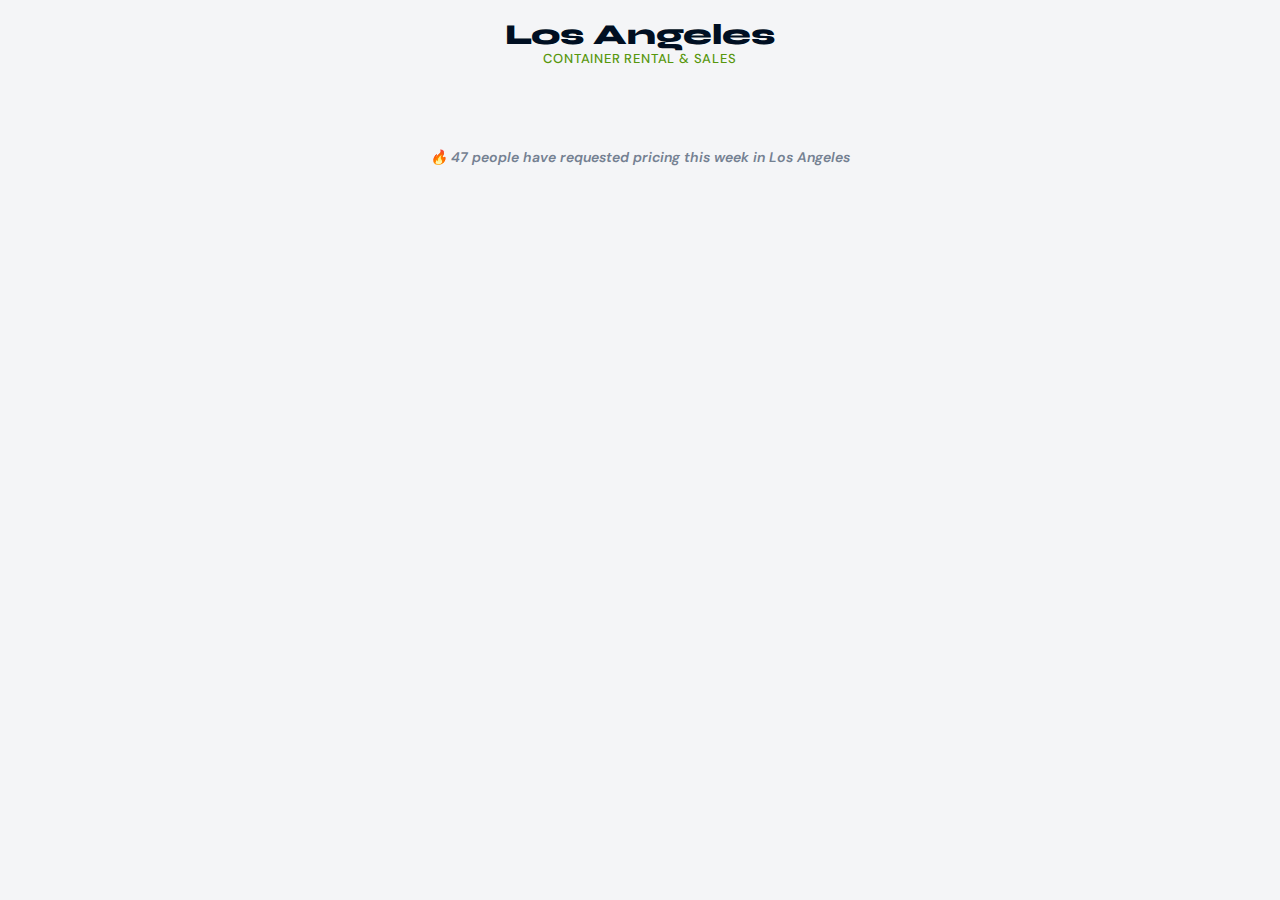
<file: compare-pricing/index.html>
<!DOCTYPE html>
<html lang="en-US" prefix="og: https://ogp.me/ns#">
<head>
	<meta charset="UTF-8">
			<style>img:is([sizes="auto" i], [sizes^="auto," i]) { contain-intrinsic-size: 3000px 1500px }</style>
	
<!-- Search Engine Optimization by Rank Math - https://rankmath.com/ -->
<title>Compare Pricing - LA Containers</title>
<meta name="description" content="Container rental &amp; sales">
<meta name="robots" content="follow, index, max-snippet:-1, max-video-preview:-1, max-image-preview:large">
<meta property="og:locale" content="en_US">
<meta property="og:type" content="article">
<meta property="og:title" content="Compare Pricing - LA Containers">
<meta property="og:description" content="Container rental &amp; sales">
<meta property="og:site_name" content="LA Containers">
<meta property="og:updated_time" content="2025-02-07T00:39:05+00:00">
<meta name="twitter:card" content="summary_large_image">
<meta name="twitter:title" content="Compare Pricing - LA Containers">
<meta name="twitter:description" content="Container rental &amp; sales">
<meta name="twitter:label1" content="Time to read">
<meta name="twitter:data1" content="Less than a minute">
<!-- /Rank Math WordPress SEO plugin -->

<link rel="alternate" type="application/rss+xml" title="LA Containers &raquo; Feed" href="/feed/">
<link rel="alternate" type="application/rss+xml" title="LA Containers &raquo; Comments Feed" href="/comments/feed/">
<script>
window._wpemojiSettings = {"baseUrl":"https:\/\/s.w.org\/images\/core\/emoji\/15.1.0\/72x72\/","ext":".png","svgUrl":"https:\/\/s.w.org\/images\/core\/emoji\/15.1.0\/svg\/","svgExt":".svg","source":{"concatemoji":"\/wp-includes\/js\/wp-emoji-release.min.js?ver=6.8.1"}};
/*! This file is auto-generated */
!function(i,n){var o,s,e;function c(e){try{var t={supportTests:e,timestamp:(new Date).valueOf()};sessionStorage.setItem(o,JSON.stringify(t))}catch(e){}}function p(e,t,n){e.clearRect(0,0,e.canvas.width,e.canvas.height),e.fillText(t,0,0);var t=new Uint32Array(e.getImageData(0,0,e.canvas.width,e.canvas.height).data),r=(e.clearRect(0,0,e.canvas.width,e.canvas.height),e.fillText(n,0,0),new Uint32Array(e.getImageData(0,0,e.canvas.width,e.canvas.height).data));return t.every(function(e,t){return e===r[t]})}function u(e,t,n){switch(t){case"flag":return n(e,"🏳️‍⚧️","🏳️​⚧️")?!1:!n(e,"🇺🇳","🇺​🇳")&&!n(e,"🏴󠁧󠁢󠁥󠁮󠁧󠁿","🏴​󠁧​󠁢​󠁥​󠁮​󠁧​󠁿");case"emoji":return!n(e,"🐦‍🔥","🐦​🔥")}return!1}function f(e,t,n){var r="undefined"!=typeof WorkerGlobalScope&&self instanceof WorkerGlobalScope?new OffscreenCanvas(300,150):i.createElement("canvas"),a=r.getContext("2d",{willReadFrequently:!0}),o=(a.textBaseline="top",a.font="600 32px Arial",{});return e.forEach(function(e){o[e]=t(a,e,n)}),o}function t(e){var t=i.createElement("script");t.src=e,t.defer=!0,i.head.appendChild(t)}"undefined"!=typeof Promise&&(o="wpEmojiSettingsSupports",s=["flag","emoji"],n.supports={everything:!0,everythingExceptFlag:!0},e=new Promise(function(e){i.addEventListener("DOMContentLoaded",e,{once:!0})}),new Promise(function(t){var n=function(){try{var e=JSON.parse(sessionStorage.getItem(o));if("object"==typeof e&&"number"==typeof e.timestamp&&(new Date).valueOf()<e.timestamp+604800&&"object"==typeof e.supportTests)return e.supportTests}catch(e){}return null}();if(!n){if("undefined"!=typeof Worker&&"undefined"!=typeof OffscreenCanvas&&"undefined"!=typeof URL&&URL.createObjectURL&&"undefined"!=typeof Blob)try{var e="postMessage("+f.toString()+"("+[JSON.stringify(s),u.toString(),p.toString()].join(",")+"));",r=new Blob([e],{type:"text/javascript"}),a=new Worker(URL.createObjectURL(r),{name:"wpTestEmojiSupports"});return void(a.onmessage=function(e){c(n=e.data),a.terminate(),t(n)})}catch(e){}c(n=f(s,u,p))}t(n)}).then(function(e){for(var t in e)n.supports[t]=e[t],n.supports.everything=n.supports.everything&&n.supports[t],"flag"!==t&&(n.supports.everythingExceptFlag=n.supports.everythingExceptFlag&&n.supports[t]);n.supports.everythingExceptFlag=n.supports.everythingExceptFlag&&!n.supports.flag,n.DOMReady=!1,n.readyCallback=function(){n.DOMReady=!0}}).then(function(){return e}).then(function(){var e;n.supports.everything||(n.readyCallback(),(e=n.source||{}).concatemoji?t(e.concatemoji):e.wpemoji&&e.twemoji&&(t(e.twemoji),t(e.wpemoji)))}))}((window,document),window._wpemojiSettings);
</script>
<style id="wp-emoji-styles-inline-css">img.wp-smiley, img.emoji {
		display: inline !important;
		border: none !important;
		box-shadow: none !important;
		height: 1em !important;
		width: 1em !important;
		margin: 0 0.07em !important;
		vertical-align: -0.1em !important;
		background: none !important;
		padding: 0 !important;
	}</style>
<style id="global-styles-inline-css">:root{--wp--preset--aspect-ratio--square: 1;--wp--preset--aspect-ratio--4-3: 4/3;--wp--preset--aspect-ratio--3-4: 3/4;--wp--preset--aspect-ratio--3-2: 3/2;--wp--preset--aspect-ratio--2-3: 2/3;--wp--preset--aspect-ratio--16-9: 16/9;--wp--preset--aspect-ratio--9-16: 9/16;--wp--preset--color--black: #000000;--wp--preset--color--cyan-bluish-gray: #abb8c3;--wp--preset--color--white: #ffffff;--wp--preset--color--pale-pink: #f78da7;--wp--preset--color--vivid-red: #cf2e2e;--wp--preset--color--luminous-vivid-orange: #ff6900;--wp--preset--color--luminous-vivid-amber: #fcb900;--wp--preset--color--light-green-cyan: #7bdcb5;--wp--preset--color--vivid-green-cyan: #00d084;--wp--preset--color--pale-cyan-blue: #8ed1fc;--wp--preset--color--vivid-cyan-blue: #0693e3;--wp--preset--color--vivid-purple: #9b51e0;--wp--preset--gradient--vivid-cyan-blue-to-vivid-purple: linear-gradient(135deg,rgba(6,147,227,1) 0%,rgb(155,81,224) 100%);--wp--preset--gradient--light-green-cyan-to-vivid-green-cyan: linear-gradient(135deg,rgb(122,220,180) 0%,rgb(0,208,130) 100%);--wp--preset--gradient--luminous-vivid-amber-to-luminous-vivid-orange: linear-gradient(135deg,rgba(252,185,0,1) 0%,rgba(255,105,0,1) 100%);--wp--preset--gradient--luminous-vivid-orange-to-vivid-red: linear-gradient(135deg,rgba(255,105,0,1) 0%,rgb(207,46,46) 100%);--wp--preset--gradient--very-light-gray-to-cyan-bluish-gray: linear-gradient(135deg,rgb(238,238,238) 0%,rgb(169,184,195) 100%);--wp--preset--gradient--cool-to-warm-spectrum: linear-gradient(135deg,rgb(74,234,220) 0%,rgb(151,120,209) 20%,rgb(207,42,186) 40%,rgb(238,44,130) 60%,rgb(251,105,98) 80%,rgb(254,248,76) 100%);--wp--preset--gradient--blush-light-purple: linear-gradient(135deg,rgb(255,206,236) 0%,rgb(152,150,240) 100%);--wp--preset--gradient--blush-bordeaux: linear-gradient(135deg,rgb(254,205,165) 0%,rgb(254,45,45) 50%,rgb(107,0,62) 100%);--wp--preset--gradient--luminous-dusk: linear-gradient(135deg,rgb(255,203,112) 0%,rgb(199,81,192) 50%,rgb(65,88,208) 100%);--wp--preset--gradient--pale-ocean: linear-gradient(135deg,rgb(255,245,203) 0%,rgb(182,227,212) 50%,rgb(51,167,181) 100%);--wp--preset--gradient--electric-grass: linear-gradient(135deg,rgb(202,248,128) 0%,rgb(113,206,126) 100%);--wp--preset--gradient--midnight: linear-gradient(135deg,rgb(2,3,129) 0%,rgb(40,116,252) 100%);--wp--preset--font-size--small: 13px;--wp--preset--font-size--medium: 20px;--wp--preset--font-size--large: 36px;--wp--preset--font-size--x-large: 42px;--wp--preset--spacing--20: 0.44rem;--wp--preset--spacing--30: 0.67rem;--wp--preset--spacing--40: 1rem;--wp--preset--spacing--50: 1.5rem;--wp--preset--spacing--60: 2.25rem;--wp--preset--spacing--70: 3.38rem;--wp--preset--spacing--80: 5.06rem;--wp--preset--shadow--natural: 6px 6px 9px rgba(0, 0, 0, 0.2);--wp--preset--shadow--deep: 12px 12px 50px rgba(0, 0, 0, 0.4);--wp--preset--shadow--sharp: 6px 6px 0px rgba(0, 0, 0, 0.2);--wp--preset--shadow--outlined: 6px 6px 0px -3px rgba(255, 255, 255, 1), 6px 6px rgba(0, 0, 0, 1);--wp--preset--shadow--crisp: 6px 6px 0px rgba(0, 0, 0, 1);}:root { --wp--style--global--content-size: 800px;--wp--style--global--wide-size: 1200px; }:where(body) { margin: 0; }.wp-site-blocks > .alignleft { float: left; margin-right: 2em; }.wp-site-blocks > .alignright { float: right; margin-left: 2em; }.wp-site-blocks > .aligncenter { justify-content: center; margin-left: auto; margin-right: auto; }:where(.wp-site-blocks) > * { margin-block-start: 24px; margin-block-end: 0; }:where(.wp-site-blocks) > :first-child { margin-block-start: 0; }:where(.wp-site-blocks) > :last-child { margin-block-end: 0; }:root { --wp--style--block-gap: 24px; }:root :where(.is-layout-flow) > :first-child{margin-block-start: 0;}:root :where(.is-layout-flow) > :last-child{margin-block-end: 0;}:root :where(.is-layout-flow) > *{margin-block-start: 24px;margin-block-end: 0;}:root :where(.is-layout-constrained) > :first-child{margin-block-start: 0;}:root :where(.is-layout-constrained) > :last-child{margin-block-end: 0;}:root :where(.is-layout-constrained) > *{margin-block-start: 24px;margin-block-end: 0;}:root :where(.is-layout-flex){gap: 24px;}:root :where(.is-layout-grid){gap: 24px;}.is-layout-flow > .alignleft{float: left;margin-inline-start: 0;margin-inline-end: 2em;}.is-layout-flow > .alignright{float: right;margin-inline-start: 2em;margin-inline-end: 0;}.is-layout-flow > .aligncenter{margin-left: auto !important;margin-right: auto !important;}.is-layout-constrained > .alignleft{float: left;margin-inline-start: 0;margin-inline-end: 2em;}.is-layout-constrained > .alignright{float: right;margin-inline-start: 2em;margin-inline-end: 0;}.is-layout-constrained > .aligncenter{margin-left: auto !important;margin-right: auto !important;}.is-layout-constrained > :where(:not(.alignleft):not(.alignright):not(.alignfull)){max-width: var(--wp--style--global--content-size);margin-left: auto !important;margin-right: auto !important;}.is-layout-constrained > .alignwide{max-width: var(--wp--style--global--wide-size);}body .is-layout-flex{display: flex;}.is-layout-flex{flex-wrap: wrap;align-items: center;}.is-layout-flex > :is(*, div){margin: 0;}body .is-layout-grid{display: grid;}.is-layout-grid > :is(*, div){margin: 0;}body{padding-top: 0px;padding-right: 0px;padding-bottom: 0px;padding-left: 0px;}a:where(:not(.wp-element-button)){text-decoration: underline;}:root :where(.wp-element-button, .wp-block-button__link){background-color: #32373c;border-width: 0;color: #fff;font-family: inherit;font-size: inherit;line-height: inherit;padding: calc(0.667em + 2px) calc(1.333em + 2px);text-decoration: none;}.has-black-color{color: var(--wp--preset--color--black) !important;}.has-cyan-bluish-gray-color{color: var(--wp--preset--color--cyan-bluish-gray) !important;}.has-white-color{color: var(--wp--preset--color--white) !important;}.has-pale-pink-color{color: var(--wp--preset--color--pale-pink) !important;}.has-vivid-red-color{color: var(--wp--preset--color--vivid-red) !important;}.has-luminous-vivid-orange-color{color: var(--wp--preset--color--luminous-vivid-orange) !important;}.has-luminous-vivid-amber-color{color: var(--wp--preset--color--luminous-vivid-amber) !important;}.has-light-green-cyan-color{color: var(--wp--preset--color--light-green-cyan) !important;}.has-vivid-green-cyan-color{color: var(--wp--preset--color--vivid-green-cyan) !important;}.has-pale-cyan-blue-color{color: var(--wp--preset--color--pale-cyan-blue) !important;}.has-vivid-cyan-blue-color{color: var(--wp--preset--color--vivid-cyan-blue) !important;}.has-vivid-purple-color{color: var(--wp--preset--color--vivid-purple) !important;}.has-black-background-color{background-color: var(--wp--preset--color--black) !important;}.has-cyan-bluish-gray-background-color{background-color: var(--wp--preset--color--cyan-bluish-gray) !important;}.has-white-background-color{background-color: var(--wp--preset--color--white) !important;}.has-pale-pink-background-color{background-color: var(--wp--preset--color--pale-pink) !important;}.has-vivid-red-background-color{background-color: var(--wp--preset--color--vivid-red) !important;}.has-luminous-vivid-orange-background-color{background-color: var(--wp--preset--color--luminous-vivid-orange) !important;}.has-luminous-vivid-amber-background-color{background-color: var(--wp--preset--color--luminous-vivid-amber) !important;}.has-light-green-cyan-background-color{background-color: var(--wp--preset--color--light-green-cyan) !important;}.has-vivid-green-cyan-background-color{background-color: var(--wp--preset--color--vivid-green-cyan) !important;}.has-pale-cyan-blue-background-color{background-color: var(--wp--preset--color--pale-cyan-blue) !important;}.has-vivid-cyan-blue-background-color{background-color: var(--wp--preset--color--vivid-cyan-blue) !important;}.has-vivid-purple-background-color{background-color: var(--wp--preset--color--vivid-purple) !important;}.has-black-border-color{border-color: var(--wp--preset--color--black) !important;}.has-cyan-bluish-gray-border-color{border-color: var(--wp--preset--color--cyan-bluish-gray) !important;}.has-white-border-color{border-color: var(--wp--preset--color--white) !important;}.has-pale-pink-border-color{border-color: var(--wp--preset--color--pale-pink) !important;}.has-vivid-red-border-color{border-color: var(--wp--preset--color--vivid-red) !important;}.has-luminous-vivid-orange-border-color{border-color: var(--wp--preset--color--luminous-vivid-orange) !important;}.has-luminous-vivid-amber-border-color{border-color: var(--wp--preset--color--luminous-vivid-amber) !important;}.has-light-green-cyan-border-color{border-color: var(--wp--preset--color--light-green-cyan) !important;}.has-vivid-green-cyan-border-color{border-color: var(--wp--preset--color--vivid-green-cyan) !important;}.has-pale-cyan-blue-border-color{border-color: var(--wp--preset--color--pale-cyan-blue) !important;}.has-vivid-cyan-blue-border-color{border-color: var(--wp--preset--color--vivid-cyan-blue) !important;}.has-vivid-purple-border-color{border-color: var(--wp--preset--color--vivid-purple) !important;}.has-vivid-cyan-blue-to-vivid-purple-gradient-background{background: var(--wp--preset--gradient--vivid-cyan-blue-to-vivid-purple) !important;}.has-light-green-cyan-to-vivid-green-cyan-gradient-background{background: var(--wp--preset--gradient--light-green-cyan-to-vivid-green-cyan) !important;}.has-luminous-vivid-amber-to-luminous-vivid-orange-gradient-background{background: var(--wp--preset--gradient--luminous-vivid-amber-to-luminous-vivid-orange) !important;}.has-luminous-vivid-orange-to-vivid-red-gradient-background{background: var(--wp--preset--gradient--luminous-vivid-orange-to-vivid-red) !important;}.has-very-light-gray-to-cyan-bluish-gray-gradient-background{background: var(--wp--preset--gradient--very-light-gray-to-cyan-bluish-gray) !important;}.has-cool-to-warm-spectrum-gradient-background{background: var(--wp--preset--gradient--cool-to-warm-spectrum) !important;}.has-blush-light-purple-gradient-background{background: var(--wp--preset--gradient--blush-light-purple) !important;}.has-blush-bordeaux-gradient-background{background: var(--wp--preset--gradient--blush-bordeaux) !important;}.has-luminous-dusk-gradient-background{background: var(--wp--preset--gradient--luminous-dusk) !important;}.has-pale-ocean-gradient-background{background: var(--wp--preset--gradient--pale-ocean) !important;}.has-electric-grass-gradient-background{background: var(--wp--preset--gradient--electric-grass) !important;}.has-midnight-gradient-background{background: var(--wp--preset--gradient--midnight) !important;}.has-small-font-size{font-size: var(--wp--preset--font-size--small) !important;}.has-medium-font-size{font-size: var(--wp--preset--font-size--medium) !important;}.has-large-font-size{font-size: var(--wp--preset--font-size--large) !important;}.has-x-large-font-size{font-size: var(--wp--preset--font-size--x-large) !important;}
:root :where(.wp-block-pullquote){font-size: 1.5em;line-height: 1.6;}</style>
<link rel="stylesheet" id="hello-elementor-css" href="/wp-content/themes/hello-elementor/style.min.css?ver=3.3.0" media="all">
<link rel="stylesheet" id="hello-elementor-theme-style-css" href="/wp-content/themes/hello-elementor/theme.min.css?ver=3.3.0" media="all">
<link rel="stylesheet" id="hello-elementor-header-footer-css" href="/wp-content/themes/hello-elementor/header-footer.min.css?ver=3.3.0" media="all">
<link rel="stylesheet" id="elementor-frontend-css" href="/wp-content/plugins/elementor/assets/css/frontend.min.css?ver=3.29.0" media="all">
<link rel="stylesheet" id="elementor-post-202-css" href="/wp-content/uploads/elementor/css/post-202.css?ver=1747763572" media="all">
<link rel="stylesheet" id="widget-heading-css" href="/wp-content/plugins/elementor/assets/css/widget-heading.min.css?ver=3.29.0" media="all">
<link rel="stylesheet" id="elementor-post-226-css" href="/wp-content/uploads/elementor/css/post-226.css?ver=1747763654" media="all">
<link rel="stylesheet" id="elementor-gf-local-dmsans-css" href="/wp-content/uploads/elementor/google-fonts/css/dmsans.css?ver=1747763571" media="all">
<link rel="stylesheet" id="elementor-gf-local-syne-css" href="/wp-content/uploads/elementor/google-fonts/css/syne.css?ver=1747763571" media="all">
<script src="/wp-includes/js/jquery/jquery.min.js?ver=3.7.1" id="jquery-core-js"></script>
<script src="/wp-includes/js/jquery/jquery-migrate.min.js?ver=3.4.1" id="jquery-migrate-js"></script>
<link rel="https://api.w.org/" href="/wp-json/">
<link rel="alternate" title="JSON" type="application/json" href="/wp-json/wp/v2/pages/226">
<link rel="EditURI" type="application/rsd+xml" title="RSD" href="/xmlrpc.php?rsd">
<meta name="generator" content="WordPress 6.8.1">
<link rel="shortlink" href="/?p=226">
<link rel="alternate" title="oEmbed (JSON)" type="application/json+oembed" href="/wp-json/oembed/1.0/embed?url=https%3A%2F%2F%2Fcompare-pricing%2F">
<link rel="alternate" title="oEmbed (XML)" type="text/xml+oembed" href="/wp-json/oembed/1.0/embed?url=https%3A%2F%2F%2Fcompare-pricing%2F#038;format=xml">
<script async defer src="https://app.visitortracking.com/assets/js/tracer.js"></script>
<script>function init_tracer() { 
   var tracer = new Tracer({  
   websiteId : "c81d522c-b5e9-4eab-986d-80dae88e73f7",  
   async : true, 
   debug : false }); 
 }</script><meta name="generator" content="Elementor 3.29.0; features: e_font_icon_svg, additional_custom_breakpoints, e_local_google_fonts, e_element_cache; settings: css_print_method-external, google_font-enabled, font_display-swap">
			<style>.e-con.e-parent:nth-of-type(n+4):not(.e-lazyloaded):not(.e-no-lazyload),
				.e-con.e-parent:nth-of-type(n+4):not(.e-lazyloaded):not(.e-no-lazyload) * {
					background-image: none !important;
				}
				@media screen and (max-height: 1024px) {
					.e-con.e-parent:nth-of-type(n+3):not(.e-lazyloaded):not(.e-no-lazyload),
					.e-con.e-parent:nth-of-type(n+3):not(.e-lazyloaded):not(.e-no-lazyload) * {
						background-image: none !important;
					}
				}
				@media screen and (max-height: 640px) {
					.e-con.e-parent:nth-of-type(n+2):not(.e-lazyloaded):not(.e-no-lazyload),
					.e-con.e-parent:nth-of-type(n+2):not(.e-lazyloaded):not(.e-no-lazyload) * {
						background-image: none !important;
					}
				}</style>
			<link rel="icon" href="/wp-content/uploads/2025/02/cropped-cropped-shipping-containers-32x32.webp" sizes="32x32">
<link rel="icon" href="/wp-content/uploads/2025/02/cropped-cropped-shipping-containers-192x192.webp" sizes="192x192">
<link rel="apple-touch-icon" href="/wp-content/uploads/2025/02/cropped-cropped-shipping-containers-180x180.webp">
<meta name="msapplication-TileImage" content="/wp-content/uploads/2025/02/cropped-cropped-shipping-containers-270x270.webp">
	<meta name="viewport" content="width=device-width, initial-scale=1.0, viewport-fit=cover">
</head>
<body class="wp-singular page-template page-template-elementor_canvas page page-id-226 wp-custom-logo wp-embed-responsive wp-theme-hello-elementor eio-default theme-default elementor-default elementor-template-canvas elementor-kit-202 elementor-page elementor-page-226">
			<div data-elementor-type="wp-page" data-elementor-id="226" class="elementor elementor-226" data-elementor-post-type="page">
				<div class="elementor-element elementor-element-45c38c80 e-flex e-con-boxed e-con e-parent" data-id="45c38c80" data-element_type="container" data-settings="{&quot;background_background&quot;:&quot;classic&quot;}">
					<div class="e-con-inner">
		<div class="elementor-element elementor-element-2509fbf9 e-flex e-con-boxed e-con e-child" data-id="2509fbf9" data-element_type="container">
					<div class="e-con-inner">
		<div class="elementor-element elementor-element-5e6b5352 e-con-full e-flex e-con e-child" data-id="5e6b5352" data-element_type="container">
				<div class="elementor-element elementor-element-2df70fe6 elementor-widget elementor-widget-heading" data-id="2df70fe6" data-element_type="widget" data-widget_type="heading.default">
				<div class="elementor-widget-container">
					<span class="elementor-heading-title elementor-size-default"><a href="/">Los Angeles</a></span>				</div>
				</div>
				<div class="elementor-element elementor-element-10554b10 elementor-widget elementor-widget-heading" data-id="10554b10" data-element_type="widget" data-widget_type="heading.default">
				<div class="elementor-widget-container">
					<span class="elementor-heading-title elementor-size-default"><a href="/">Container rental &amp; sales</a></span>				</div>
				</div>
		<div class="elementor-element elementor-element-1d0ee8a7 e-flex e-con-boxed e-con e-child" data-id="1d0ee8a7" data-element_type="container">
					<div class="e-con-inner">
				<div class="elementor-element elementor-element-74a6330e elementor-widget elementor-widget-html" data-id="74a6330e" data-element_type="widget" data-widget_type="html.default">
				<div class="elementor-widget-container">
					<div id="formTargetDiv3"></div>
<script src="//efw.360connect.com/widget.js?v=3"></script>
<script type="text/javascript">efwCreate({
      targetElementId: 'formTargetDiv3',
      category: 'Storage Containers',
      campaignId: '0FE4C976-54EC-48BB-A6F4-E16BF1BA3571',
      valueProp: true,
      redirectUrl: 'https://losangelescontainers.com/thank-you/',
      autoResize: true,
      skin: '4',
      affData1: '',
      affData2: '',
      affData3: '',
      affData4: '',
      affData5: ''
    });</script> 				</div>
				</div>
					</div>
				</div>
				<div class="elementor-element elementor-element-13fe2d9b elementor-widget elementor-widget-text-editor" data-id="13fe2d9b" data-element_type="widget" data-widget_type="text-editor.default">
				<div class="elementor-widget-container">
									<p><em>🔥 47 people have requested pricing this week in Los Angeles</em></p>								</div>
				</div>
				</div>
					</div>
				</div>
					</div>
				</div>
				</div>
		<script type="speculationrules">{"prefetch":[{"source":"document","where":{"and":[{"href_matches":"\/*"},{"not":{"href_matches":["\/wp-*.php","\/wp-admin\/*","\/wp-content\/uploads\/*","\/wp-content\/*","\/wp-content\/plugins\/*","\/wp-content\/themes\/hello-elementor\/*","\/*\\?(.+)"]}},{"not":{"selector_matches":"a[rel~=\"nofollow\"]"}},{"not":{"selector_matches":".no-prefetch, .no-prefetch a"}}]},"eagerness":"conservative"}]}</script>
        <span class="ssp-id" style="display:none">226</span>
					<script>const lazyloadRunObserver = () => {
					const lazyloadBackgrounds = document.querySelectorAll( `.e-con.e-parent:not(.e-lazyloaded)` );
					const lazyloadBackgroundObserver = new IntersectionObserver( ( entries ) => {
						entries.forEach( ( entry ) => {
							if ( entry.isIntersecting ) {
								let lazyloadBackground = entry.target;
								if( lazyloadBackground ) {
									lazyloadBackground.classList.add( 'e-lazyloaded' );
								}
								lazyloadBackgroundObserver.unobserve( entry.target );
							}
						});
					}, { rootMargin: '200px 0px 200px 0px' } );
					lazyloadBackgrounds.forEach( ( lazyloadBackground ) => {
						lazyloadBackgroundObserver.observe( lazyloadBackground );
					} );
				};
				const events = [
					'DOMContentLoaded',
					'elementor/lazyload/observe',
				];
				events.forEach( ( event ) => {
					document.addEventListener( event, lazyloadRunObserver );
				} );</script>
			<script src="/wp-content/themes/hello-elementor/assets/js/hello-frontend.min.js?ver=3.3.0" id="hello-theme-frontend-js"></script>
<script src="/wp-content/plugins/elementor/assets/js/webpack.runtime.min.js?ver=3.29.0" id="elementor-webpack-runtime-js"></script>
<script src="/wp-content/plugins/elementor/assets/js/frontend-modules.min.js?ver=3.29.0" id="elementor-frontend-modules-js"></script>
<script src="/wp-includes/js/jquery/ui/core.min.js?ver=1.13.3" id="jquery-ui-core-js"></script>
<script id="elementor-frontend-js-before">var elementorFrontendConfig = {"environmentMode":{"edit":false,"wpPreview":false,"isScriptDebug":false},"i18n":{"shareOnFacebook":"Share on Facebook","shareOnTwitter":"Share on Twitter","pinIt":"Pin it","download":"Download","downloadImage":"Download image","fullscreen":"Fullscreen","zoom":"Zoom","share":"Share","playVideo":"Play Video","previous":"Previous","next":"Next","close":"Close","a11yCarouselPrevSlideMessage":"Previous slide","a11yCarouselNextSlideMessage":"Next slide","a11yCarouselFirstSlideMessage":"This is the first slide","a11yCarouselLastSlideMessage":"This is the last slide","a11yCarouselPaginationBulletMessage":"Go to slide"},"is_rtl":false,"breakpoints":{"xs":0,"sm":480,"md":768,"lg":1025,"xl":1440,"xxl":1600},"responsive":{"breakpoints":{"mobile":{"label":"Mobile Portrait","value":767,"default_value":767,"direction":"max","is_enabled":true},"mobile_extra":{"label":"Mobile Landscape","value":880,"default_value":880,"direction":"max","is_enabled":false},"tablet":{"label":"Tablet Portrait","value":1024,"default_value":1024,"direction":"max","is_enabled":true},"tablet_extra":{"label":"Tablet Landscape","value":1200,"default_value":1200,"direction":"max","is_enabled":false},"laptop":{"label":"Laptop","value":1366,"default_value":1366,"direction":"max","is_enabled":false},"widescreen":{"label":"Widescreen","value":2400,"default_value":2400,"direction":"min","is_enabled":false}},"hasCustomBreakpoints":false},"version":"3.29.0","is_static":false,"experimentalFeatures":{"e_font_icon_svg":true,"additional_custom_breakpoints":true,"container":true,"e_local_google_fonts":true,"theme_builder_v2":true,"hello-theme-header-footer":true,"nested-elements":true,"editor_v2":true,"e_element_cache":true,"home_screen":true,"launchpad-checklist":true,"cloud-library":true,"e_opt_in_v4_page":true},"urls":{"assets":"\/wp-content\/plugins\/elementor\/assets\/","ajaxurl":"\/wp-admin\/admin-ajax.php","uploadUrl":"\/wp-content\/uploads"},"nonces":{"floatingButtonsClickTracking":"6db9f61312"},"swiperClass":"swiper","settings":{"page":[],"editorPreferences":[]},"kit":{"active_breakpoints":["viewport_mobile","viewport_tablet"],"global_image_lightbox":"yes","lightbox_enable_counter":"yes","lightbox_enable_fullscreen":"yes","lightbox_enable_zoom":"yes","lightbox_enable_share":"yes","lightbox_title_src":"title","lightbox_description_src":"description","hello_header_logo_type":"logo","hello_header_menu_layout":"horizontal","hello_footer_logo_type":"logo"},"post":{"id":226,"title":"Compare%20Pricing%20-%20LA%20Containers","excerpt":"","featuredImage":false}};</script>
<script src="/wp-content/plugins/elementor/assets/js/frontend.min.js?ver=3.29.0" id="elementor-frontend-js"></script>
<script src="/wp-content/plugins/elementor-pro/assets/js/webpack-pro.runtime.min.js?ver=3.29.0" id="elementor-pro-webpack-runtime-js"></script>
<script src="/wp-includes/js/dist/hooks.min.js?ver=4d63a3d491d11ffd8ac6" id="wp-hooks-js"></script>
<script src="/wp-includes/js/dist/i18n.min.js?ver=5e580eb46a90c2b997e6" id="wp-i18n-js"></script>
<script id="wp-i18n-js-after">
wp.i18n.setLocaleData( { 'text directionltr': [ 'ltr' ] } );
</script>
<script id="elementor-pro-frontend-js-before">var ElementorProFrontendConfig = {"ajaxurl":"\/wp-admin\/admin-ajax.php","nonce":"8cee0fb7e0","urls":{"assets":"\/wp-content\/plugins\/elementor-pro\/assets\/","rest":"\/wp-json\/"},"settings":{"lazy_load_background_images":true},"popup":{"hasPopUps":false},"shareButtonsNetworks":{"facebook":{"title":"Facebook","has_counter":true},"twitter":{"title":"Twitter"},"linkedin":{"title":"LinkedIn","has_counter":true},"pinterest":{"title":"Pinterest","has_counter":true},"reddit":{"title":"Reddit","has_counter":true},"vk":{"title":"VK","has_counter":true},"odnoklassniki":{"title":"OK","has_counter":true},"tumblr":{"title":"Tumblr"},"digg":{"title":"Digg"},"skype":{"title":"Skype"},"stumbleupon":{"title":"StumbleUpon","has_counter":true},"mix":{"title":"Mix"},"telegram":{"title":"Telegram"},"pocket":{"title":"Pocket","has_counter":true},"xing":{"title":"XING","has_counter":true},"whatsapp":{"title":"WhatsApp"},"email":{"title":"Email"},"print":{"title":"Print"},"x-twitter":{"title":"X"},"threads":{"title":"Threads"}},"facebook_sdk":{"lang":"en_US","app_id":""},"lottie":{"defaultAnimationUrl":"\/wp-content\/plugins\/elementor-pro\/modules\/lottie\/assets\/animations\/default.json"}};</script>
<script src="/wp-content/plugins/elementor-pro/assets/js/frontend.min.js?ver=3.29.0" id="elementor-pro-frontend-js"></script>
<script src="/wp-content/plugins/elementor-pro/assets/js/elements-handlers.min.js?ver=3.29.0" id="pro-elements-handlers-js"></script>
	</body>
</html>
</file>
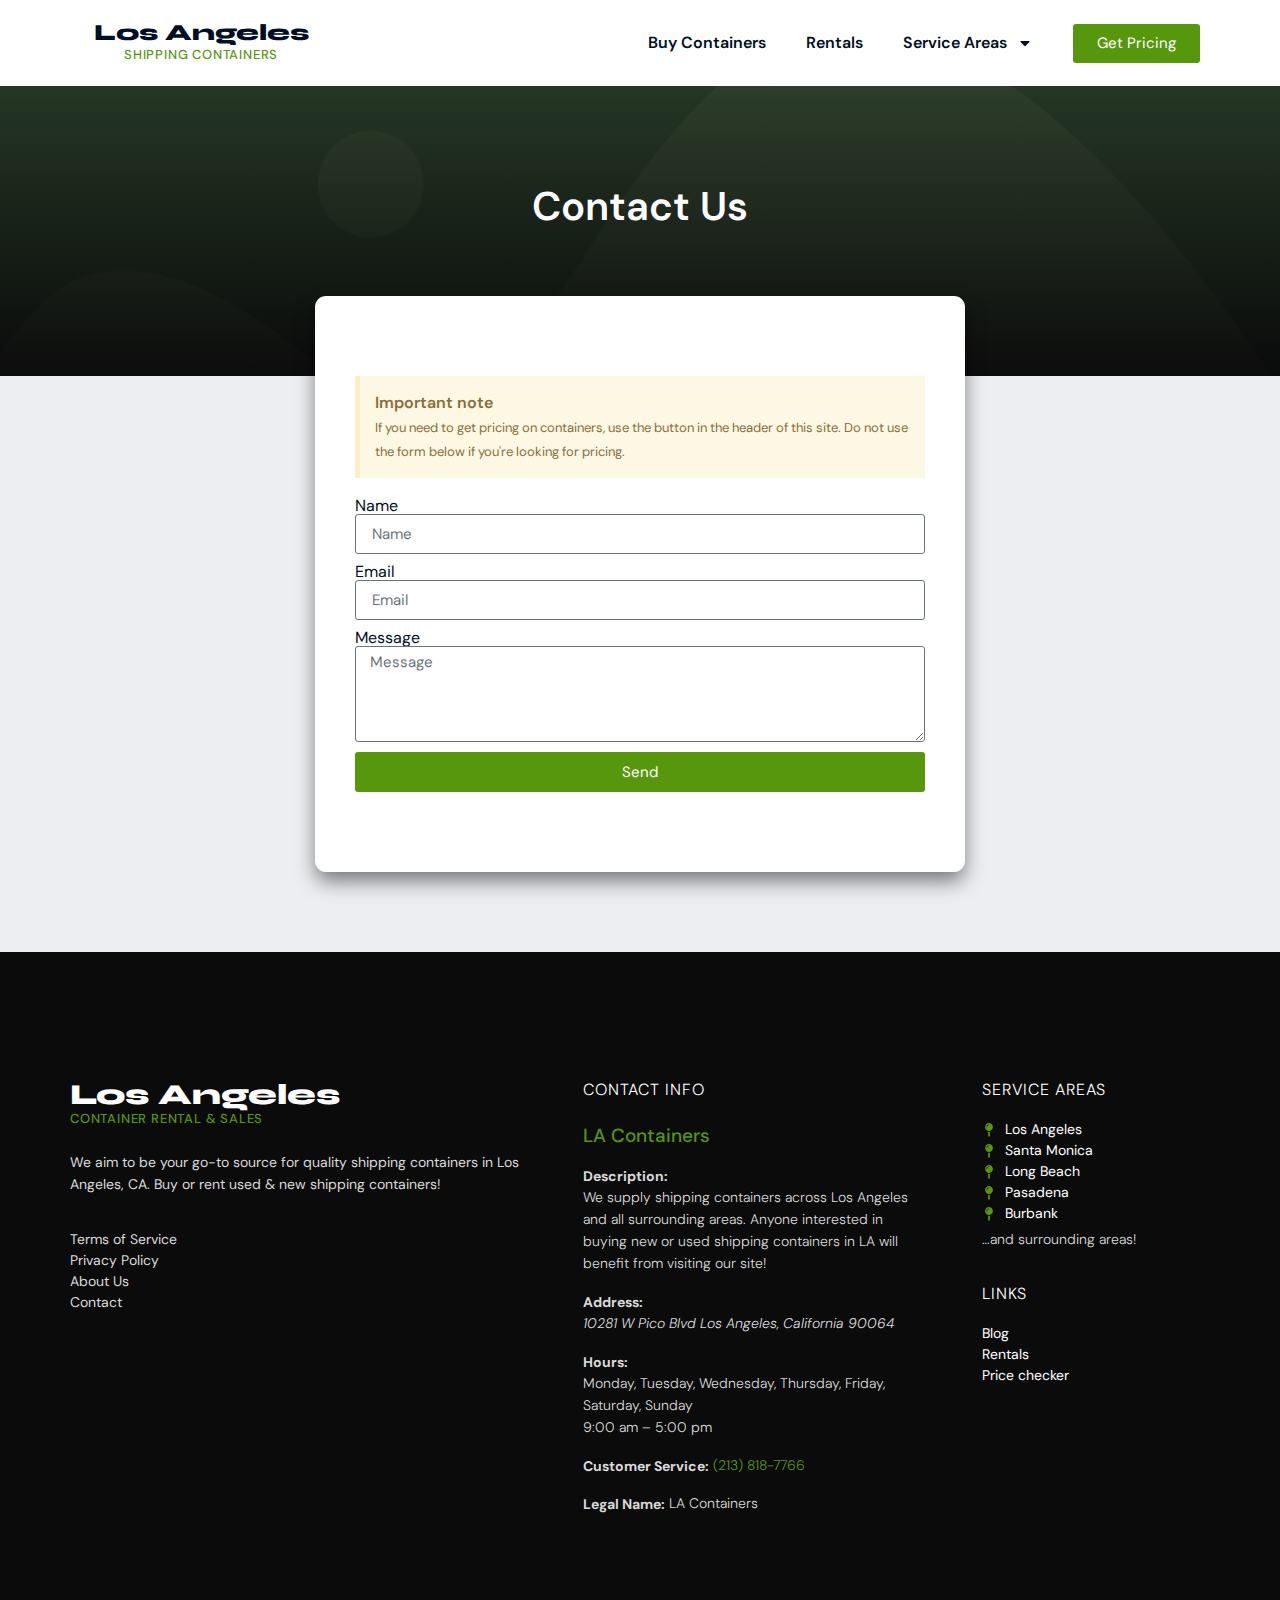
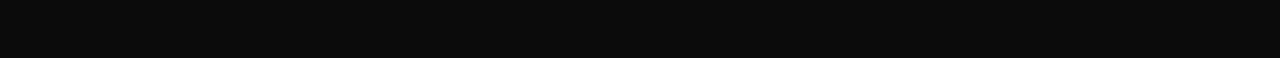
<file: contact-us/index.html>
<!DOCTYPE html>
<html lang="en-US" prefix="og: https://ogp.me/ns#">
<head>
	<meta charset="UTF-8">
	<meta name="viewport" content="width=device-width, initial-scale=1">
	<link rel="profile" href="https://gmpg.org/xfn/11">
		<style>img:is([sizes="auto" i], [sizes^="auto," i]) { contain-intrinsic-size: 3000px 1500px }</style>
	
<!-- Search Engine Optimization by Rank Math - https://rankmath.com/ -->
<title>Contact Us - LA Containers</title>
<meta name="description" content="Contact Us Important note If you need to get pricing on containers, use the button in the header of this site. Do not use the form below if you&#039;re looking for">
<meta name="robots" content="follow, index, max-snippet:-1, max-video-preview:-1, max-image-preview:large">
<meta property="og:locale" content="en_US">
<meta property="og:type" content="article">
<meta property="og:title" content="Contact Us - LA Containers">
<meta property="og:description" content="Contact Us Important note If you need to get pricing on containers, use the button in the header of this site. Do not use the form below if you&#039;re looking for">
<meta property="og:site_name" content="LA Containers">
<meta property="og:updated_time" content="2025-02-07T00:39:08+00:00">
<meta name="twitter:card" content="summary_large_image">
<meta name="twitter:title" content="Contact Us - LA Containers">
<meta name="twitter:description" content="Contact Us Important note If you need to get pricing on containers, use the button in the header of this site. Do not use the form below if you&#039;re looking for">
<meta name="twitter:label1" content="Time to read">
<meta name="twitter:data1" content="Less than a minute">
<script type="application/ld+json" class="rank-math-schema">{"@context":"https://schema.org","@graph":[{"@type":"Place","@id":"/#place","address":{"@type":"PostalAddress","streetAddress":"10281 W Pico Blvd","addressLocality":"Los Angeles","addressRegion":"California","postalCode":"90064","addressCountry":"US"}},{"@type":["LocalBusiness","Organization"],"@id":"/#organization","name":"LA Containers","url":"https://losangelescontainers.com","address":{"@type":"PostalAddress","streetAddress":"10281 W Pico Blvd","addressLocality":"Los Angeles","addressRegion":"California","postalCode":"90064","addressCountry":"US"},"logo":{"@type":"ImageObject","@id":"/#logo","url":"/wp-content/uploads/2025/02/shipping-containers.jpg","contentUrl":"/wp-content/uploads/2025/02/shipping-containers.jpg","caption":"LA Containers","inLanguage":"en-US","width":"112","height":"112"},"priceRange":"$$","openingHours":["Monday,Tuesday,Wednesday,Thursday,Friday,Saturday,Sunday 09:00-17:00"],"description":"We supply shipping containers across Los Angeles and all surrounding areas. Anyone interested in buying new or used shipping containers in LA will benefit from visiting our site!","legalName":"LA Containers","location":{"@id":"/#place"},"image":{"@id":"/#logo"},"telephone":"(213) 818-7766"},{"@type":"WebSite","@id":"/#website","url":"","name":"LA Containers","publisher":{"@id":"/#organization"},"inLanguage":"en-US"},{"@type":"ContactPage","@id":"#webpage","name":"Contact Us - LA Containers","datePublished":"2025-02-07T00:38:58+00:00","dateModified":"2025-02-07T00:39:08+00:00","isPartOf":{"@id":"/#website"},"inLanguage":"en-US"}]}</script>
<!-- /Rank Math WordPress SEO plugin -->

<link rel="alternate" type="application/rss+xml" title="LA Containers &raquo; Feed" href="/feed/">
<link rel="alternate" type="application/rss+xml" title="LA Containers &raquo; Comments Feed" href="/comments/feed/">
<script>
window._wpemojiSettings = {"baseUrl":"https:\/\/s.w.org\/images\/core\/emoji\/15.1.0\/72x72\/","ext":".png","svgUrl":"https:\/\/s.w.org\/images\/core\/emoji\/15.1.0\/svg\/","svgExt":".svg","source":{"concatemoji":"\/wp-includes\/js\/wp-emoji-release.min.js?ver=6.8.1"}};
/*! This file is auto-generated */
!function(i,n){var o,s,e;function c(e){try{var t={supportTests:e,timestamp:(new Date).valueOf()};sessionStorage.setItem(o,JSON.stringify(t))}catch(e){}}function p(e,t,n){e.clearRect(0,0,e.canvas.width,e.canvas.height),e.fillText(t,0,0);var t=new Uint32Array(e.getImageData(0,0,e.canvas.width,e.canvas.height).data),r=(e.clearRect(0,0,e.canvas.width,e.canvas.height),e.fillText(n,0,0),new Uint32Array(e.getImageData(0,0,e.canvas.width,e.canvas.height).data));return t.every(function(e,t){return e===r[t]})}function u(e,t,n){switch(t){case"flag":return n(e,"🏳️‍⚧️","🏳️​⚧️")?!1:!n(e,"🇺🇳","🇺​🇳")&&!n(e,"🏴󠁧󠁢󠁥󠁮󠁧󠁿","🏴​󠁧​󠁢​󠁥​󠁮​󠁧​󠁿");case"emoji":return!n(e,"🐦‍🔥","🐦​🔥")}return!1}function f(e,t,n){var r="undefined"!=typeof WorkerGlobalScope&&self instanceof WorkerGlobalScope?new OffscreenCanvas(300,150):i.createElement("canvas"),a=r.getContext("2d",{willReadFrequently:!0}),o=(a.textBaseline="top",a.font="600 32px Arial",{});return e.forEach(function(e){o[e]=t(a,e,n)}),o}function t(e){var t=i.createElement("script");t.src=e,t.defer=!0,i.head.appendChild(t)}"undefined"!=typeof Promise&&(o="wpEmojiSettingsSupports",s=["flag","emoji"],n.supports={everything:!0,everythingExceptFlag:!0},e=new Promise(function(e){i.addEventListener("DOMContentLoaded",e,{once:!0})}),new Promise(function(t){var n=function(){try{var e=JSON.parse(sessionStorage.getItem(o));if("object"==typeof e&&"number"==typeof e.timestamp&&(new Date).valueOf()<e.timestamp+604800&&"object"==typeof e.supportTests)return e.supportTests}catch(e){}return null}();if(!n){if("undefined"!=typeof Worker&&"undefined"!=typeof OffscreenCanvas&&"undefined"!=typeof URL&&URL.createObjectURL&&"undefined"!=typeof Blob)try{var e="postMessage("+f.toString()+"("+[JSON.stringify(s),u.toString(),p.toString()].join(",")+"));",r=new Blob([e],{type:"text/javascript"}),a=new Worker(URL.createObjectURL(r),{name:"wpTestEmojiSupports"});return void(a.onmessage=function(e){c(n=e.data),a.terminate(),t(n)})}catch(e){}c(n=f(s,u,p))}t(n)}).then(function(e){for(var t in e)n.supports[t]=e[t],n.supports.everything=n.supports.everything&&n.supports[t],"flag"!==t&&(n.supports.everythingExceptFlag=n.supports.everythingExceptFlag&&n.supports[t]);n.supports.everythingExceptFlag=n.supports.everythingExceptFlag&&!n.supports.flag,n.DOMReady=!1,n.readyCallback=function(){n.DOMReady=!0}}).then(function(){return e}).then(function(){var e;n.supports.everything||(n.readyCallback(),(e=n.source||{}).concatemoji?t(e.concatemoji):e.wpemoji&&e.twemoji&&(t(e.twemoji),t(e.wpemoji)))}))}((window,document),window._wpemojiSettings);
</script>
<style id="wp-emoji-styles-inline-css">img.wp-smiley, img.emoji {
		display: inline !important;
		border: none !important;
		box-shadow: none !important;
		height: 1em !important;
		width: 1em !important;
		margin: 0 0.07em !important;
		vertical-align: -0.1em !important;
		background: none !important;
		padding: 0 !important;
	}</style>
<style id="global-styles-inline-css">:root{--wp--preset--aspect-ratio--square: 1;--wp--preset--aspect-ratio--4-3: 4/3;--wp--preset--aspect-ratio--3-4: 3/4;--wp--preset--aspect-ratio--3-2: 3/2;--wp--preset--aspect-ratio--2-3: 2/3;--wp--preset--aspect-ratio--16-9: 16/9;--wp--preset--aspect-ratio--9-16: 9/16;--wp--preset--color--black: #000000;--wp--preset--color--cyan-bluish-gray: #abb8c3;--wp--preset--color--white: #ffffff;--wp--preset--color--pale-pink: #f78da7;--wp--preset--color--vivid-red: #cf2e2e;--wp--preset--color--luminous-vivid-orange: #ff6900;--wp--preset--color--luminous-vivid-amber: #fcb900;--wp--preset--color--light-green-cyan: #7bdcb5;--wp--preset--color--vivid-green-cyan: #00d084;--wp--preset--color--pale-cyan-blue: #8ed1fc;--wp--preset--color--vivid-cyan-blue: #0693e3;--wp--preset--color--vivid-purple: #9b51e0;--wp--preset--gradient--vivid-cyan-blue-to-vivid-purple: linear-gradient(135deg,rgba(6,147,227,1) 0%,rgb(155,81,224) 100%);--wp--preset--gradient--light-green-cyan-to-vivid-green-cyan: linear-gradient(135deg,rgb(122,220,180) 0%,rgb(0,208,130) 100%);--wp--preset--gradient--luminous-vivid-amber-to-luminous-vivid-orange: linear-gradient(135deg,rgba(252,185,0,1) 0%,rgba(255,105,0,1) 100%);--wp--preset--gradient--luminous-vivid-orange-to-vivid-red: linear-gradient(135deg,rgba(255,105,0,1) 0%,rgb(207,46,46) 100%);--wp--preset--gradient--very-light-gray-to-cyan-bluish-gray: linear-gradient(135deg,rgb(238,238,238) 0%,rgb(169,184,195) 100%);--wp--preset--gradient--cool-to-warm-spectrum: linear-gradient(135deg,rgb(74,234,220) 0%,rgb(151,120,209) 20%,rgb(207,42,186) 40%,rgb(238,44,130) 60%,rgb(251,105,98) 80%,rgb(254,248,76) 100%);--wp--preset--gradient--blush-light-purple: linear-gradient(135deg,rgb(255,206,236) 0%,rgb(152,150,240) 100%);--wp--preset--gradient--blush-bordeaux: linear-gradient(135deg,rgb(254,205,165) 0%,rgb(254,45,45) 50%,rgb(107,0,62) 100%);--wp--preset--gradient--luminous-dusk: linear-gradient(135deg,rgb(255,203,112) 0%,rgb(199,81,192) 50%,rgb(65,88,208) 100%);--wp--preset--gradient--pale-ocean: linear-gradient(135deg,rgb(255,245,203) 0%,rgb(182,227,212) 50%,rgb(51,167,181) 100%);--wp--preset--gradient--electric-grass: linear-gradient(135deg,rgb(202,248,128) 0%,rgb(113,206,126) 100%);--wp--preset--gradient--midnight: linear-gradient(135deg,rgb(2,3,129) 0%,rgb(40,116,252) 100%);--wp--preset--font-size--small: 13px;--wp--preset--font-size--medium: 20px;--wp--preset--font-size--large: 36px;--wp--preset--font-size--x-large: 42px;--wp--preset--spacing--20: 0.44rem;--wp--preset--spacing--30: 0.67rem;--wp--preset--spacing--40: 1rem;--wp--preset--spacing--50: 1.5rem;--wp--preset--spacing--60: 2.25rem;--wp--preset--spacing--70: 3.38rem;--wp--preset--spacing--80: 5.06rem;--wp--preset--shadow--natural: 6px 6px 9px rgba(0, 0, 0, 0.2);--wp--preset--shadow--deep: 12px 12px 50px rgba(0, 0, 0, 0.4);--wp--preset--shadow--sharp: 6px 6px 0px rgba(0, 0, 0, 0.2);--wp--preset--shadow--outlined: 6px 6px 0px -3px rgba(255, 255, 255, 1), 6px 6px rgba(0, 0, 0, 1);--wp--preset--shadow--crisp: 6px 6px 0px rgba(0, 0, 0, 1);}:root { --wp--style--global--content-size: 800px;--wp--style--global--wide-size: 1200px; }:where(body) { margin: 0; }.wp-site-blocks > .alignleft { float: left; margin-right: 2em; }.wp-site-blocks > .alignright { float: right; margin-left: 2em; }.wp-site-blocks > .aligncenter { justify-content: center; margin-left: auto; margin-right: auto; }:where(.wp-site-blocks) > * { margin-block-start: 24px; margin-block-end: 0; }:where(.wp-site-blocks) > :first-child { margin-block-start: 0; }:where(.wp-site-blocks) > :last-child { margin-block-end: 0; }:root { --wp--style--block-gap: 24px; }:root :where(.is-layout-flow) > :first-child{margin-block-start: 0;}:root :where(.is-layout-flow) > :last-child{margin-block-end: 0;}:root :where(.is-layout-flow) > *{margin-block-start: 24px;margin-block-end: 0;}:root :where(.is-layout-constrained) > :first-child{margin-block-start: 0;}:root :where(.is-layout-constrained) > :last-child{margin-block-end: 0;}:root :where(.is-layout-constrained) > *{margin-block-start: 24px;margin-block-end: 0;}:root :where(.is-layout-flex){gap: 24px;}:root :where(.is-layout-grid){gap: 24px;}.is-layout-flow > .alignleft{float: left;margin-inline-start: 0;margin-inline-end: 2em;}.is-layout-flow > .alignright{float: right;margin-inline-start: 2em;margin-inline-end: 0;}.is-layout-flow > .aligncenter{margin-left: auto !important;margin-right: auto !important;}.is-layout-constrained > .alignleft{float: left;margin-inline-start: 0;margin-inline-end: 2em;}.is-layout-constrained > .alignright{float: right;margin-inline-start: 2em;margin-inline-end: 0;}.is-layout-constrained > .aligncenter{margin-left: auto !important;margin-right: auto !important;}.is-layout-constrained > :where(:not(.alignleft):not(.alignright):not(.alignfull)){max-width: var(--wp--style--global--content-size);margin-left: auto !important;margin-right: auto !important;}.is-layout-constrained > .alignwide{max-width: var(--wp--style--global--wide-size);}body .is-layout-flex{display: flex;}.is-layout-flex{flex-wrap: wrap;align-items: center;}.is-layout-flex > :is(*, div){margin: 0;}body .is-layout-grid{display: grid;}.is-layout-grid > :is(*, div){margin: 0;}body{padding-top: 0px;padding-right: 0px;padding-bottom: 0px;padding-left: 0px;}a:where(:not(.wp-element-button)){text-decoration: underline;}:root :where(.wp-element-button, .wp-block-button__link){background-color: #32373c;border-width: 0;color: #fff;font-family: inherit;font-size: inherit;line-height: inherit;padding: calc(0.667em + 2px) calc(1.333em + 2px);text-decoration: none;}.has-black-color{color: var(--wp--preset--color--black) !important;}.has-cyan-bluish-gray-color{color: var(--wp--preset--color--cyan-bluish-gray) !important;}.has-white-color{color: var(--wp--preset--color--white) !important;}.has-pale-pink-color{color: var(--wp--preset--color--pale-pink) !important;}.has-vivid-red-color{color: var(--wp--preset--color--vivid-red) !important;}.has-luminous-vivid-orange-color{color: var(--wp--preset--color--luminous-vivid-orange) !important;}.has-luminous-vivid-amber-color{color: var(--wp--preset--color--luminous-vivid-amber) !important;}.has-light-green-cyan-color{color: var(--wp--preset--color--light-green-cyan) !important;}.has-vivid-green-cyan-color{color: var(--wp--preset--color--vivid-green-cyan) !important;}.has-pale-cyan-blue-color{color: var(--wp--preset--color--pale-cyan-blue) !important;}.has-vivid-cyan-blue-color{color: var(--wp--preset--color--vivid-cyan-blue) !important;}.has-vivid-purple-color{color: var(--wp--preset--color--vivid-purple) !important;}.has-black-background-color{background-color: var(--wp--preset--color--black) !important;}.has-cyan-bluish-gray-background-color{background-color: var(--wp--preset--color--cyan-bluish-gray) !important;}.has-white-background-color{background-color: var(--wp--preset--color--white) !important;}.has-pale-pink-background-color{background-color: var(--wp--preset--color--pale-pink) !important;}.has-vivid-red-background-color{background-color: var(--wp--preset--color--vivid-red) !important;}.has-luminous-vivid-orange-background-color{background-color: var(--wp--preset--color--luminous-vivid-orange) !important;}.has-luminous-vivid-amber-background-color{background-color: var(--wp--preset--color--luminous-vivid-amber) !important;}.has-light-green-cyan-background-color{background-color: var(--wp--preset--color--light-green-cyan) !important;}.has-vivid-green-cyan-background-color{background-color: var(--wp--preset--color--vivid-green-cyan) !important;}.has-pale-cyan-blue-background-color{background-color: var(--wp--preset--color--pale-cyan-blue) !important;}.has-vivid-cyan-blue-background-color{background-color: var(--wp--preset--color--vivid-cyan-blue) !important;}.has-vivid-purple-background-color{background-color: var(--wp--preset--color--vivid-purple) !important;}.has-black-border-color{border-color: var(--wp--preset--color--black) !important;}.has-cyan-bluish-gray-border-color{border-color: var(--wp--preset--color--cyan-bluish-gray) !important;}.has-white-border-color{border-color: var(--wp--preset--color--white) !important;}.has-pale-pink-border-color{border-color: var(--wp--preset--color--pale-pink) !important;}.has-vivid-red-border-color{border-color: var(--wp--preset--color--vivid-red) !important;}.has-luminous-vivid-orange-border-color{border-color: var(--wp--preset--color--luminous-vivid-orange) !important;}.has-luminous-vivid-amber-border-color{border-color: var(--wp--preset--color--luminous-vivid-amber) !important;}.has-light-green-cyan-border-color{border-color: var(--wp--preset--color--light-green-cyan) !important;}.has-vivid-green-cyan-border-color{border-color: var(--wp--preset--color--vivid-green-cyan) !important;}.has-pale-cyan-blue-border-color{border-color: var(--wp--preset--color--pale-cyan-blue) !important;}.has-vivid-cyan-blue-border-color{border-color: var(--wp--preset--color--vivid-cyan-blue) !important;}.has-vivid-purple-border-color{border-color: var(--wp--preset--color--vivid-purple) !important;}.has-vivid-cyan-blue-to-vivid-purple-gradient-background{background: var(--wp--preset--gradient--vivid-cyan-blue-to-vivid-purple) !important;}.has-light-green-cyan-to-vivid-green-cyan-gradient-background{background: var(--wp--preset--gradient--light-green-cyan-to-vivid-green-cyan) !important;}.has-luminous-vivid-amber-to-luminous-vivid-orange-gradient-background{background: var(--wp--preset--gradient--luminous-vivid-amber-to-luminous-vivid-orange) !important;}.has-luminous-vivid-orange-to-vivid-red-gradient-background{background: var(--wp--preset--gradient--luminous-vivid-orange-to-vivid-red) !important;}.has-very-light-gray-to-cyan-bluish-gray-gradient-background{background: var(--wp--preset--gradient--very-light-gray-to-cyan-bluish-gray) !important;}.has-cool-to-warm-spectrum-gradient-background{background: var(--wp--preset--gradient--cool-to-warm-spectrum) !important;}.has-blush-light-purple-gradient-background{background: var(--wp--preset--gradient--blush-light-purple) !important;}.has-blush-bordeaux-gradient-background{background: var(--wp--preset--gradient--blush-bordeaux) !important;}.has-luminous-dusk-gradient-background{background: var(--wp--preset--gradient--luminous-dusk) !important;}.has-pale-ocean-gradient-background{background: var(--wp--preset--gradient--pale-ocean) !important;}.has-electric-grass-gradient-background{background: var(--wp--preset--gradient--electric-grass) !important;}.has-midnight-gradient-background{background: var(--wp--preset--gradient--midnight) !important;}.has-small-font-size{font-size: var(--wp--preset--font-size--small) !important;}.has-medium-font-size{font-size: var(--wp--preset--font-size--medium) !important;}.has-large-font-size{font-size: var(--wp--preset--font-size--large) !important;}.has-x-large-font-size{font-size: var(--wp--preset--font-size--x-large) !important;}
:root :where(.wp-block-pullquote){font-size: 1.5em;line-height: 1.6;}</style>
<link rel="stylesheet" id="hello-elementor-css" href="/wp-content/themes/hello-elementor/style.min.css?ver=3.3.0" media="all">
<link rel="stylesheet" id="hello-elementor-theme-style-css" href="/wp-content/themes/hello-elementor/theme.min.css?ver=3.3.0" media="all">
<link rel="stylesheet" id="hello-elementor-header-footer-css" href="/wp-content/themes/hello-elementor/header-footer.min.css?ver=3.3.0" media="all">
<link rel="stylesheet" id="elementor-frontend-css" href="/wp-content/plugins/elementor/assets/css/frontend.min.css?ver=3.29.0" media="all">
<link rel="stylesheet" id="elementor-post-202-css" href="/wp-content/uploads/elementor/css/post-202.css?ver=1747763572" media="all">
<link rel="stylesheet" id="widget-heading-css" href="/wp-content/plugins/elementor/assets/css/widget-heading.min.css?ver=3.29.0" media="all">
<link rel="stylesheet" id="e-motion-fx-css" href="/wp-content/plugins/elementor-pro/assets/css/modules/motion-fx.min.css?ver=3.29.0" media="all">
<link rel="stylesheet" id="widget-nav-menu-css" href="/wp-content/plugins/elementor-pro/assets/css/widget-nav-menu.min.css?ver=3.29.0" media="all">
<link rel="stylesheet" id="widget-icon-list-css" href="/wp-content/plugins/elementor/assets/css/widget-icon-list.min.css?ver=3.29.0" media="all">
<link rel="stylesheet" id="widget-alert-css" href="/wp-content/plugins/elementor/assets/css/widget-alert.min.css?ver=3.29.0" media="all">
<link rel="stylesheet" id="widget-form-css" href="/wp-content/plugins/elementor-pro/assets/css/widget-form.min.css?ver=3.29.0" media="all">
<link rel="stylesheet" id="elementor-post-241-css" href="/wp-content/uploads/elementor/css/post-241.css?ver=1747763790" media="all">
<link rel="stylesheet" id="elementor-post-218-css" href="/wp-content/uploads/elementor/css/post-218.css?ver=1747763572" media="all">
<link rel="stylesheet" id="elementor-post-211-css" href="/wp-content/uploads/elementor/css/post-211.css?ver=1747763572" media="all">
<link rel="stylesheet" id="elementor-gf-local-dmsans-css" href="/wp-content/uploads/elementor/google-fonts/css/dmsans.css?ver=1747763571" media="all">
<link rel="stylesheet" id="elementor-gf-local-syne-css" href="/wp-content/uploads/elementor/google-fonts/css/syne.css?ver=1747763571" media="all">
<script src="/wp-includes/js/jquery/jquery.min.js?ver=3.7.1" id="jquery-core-js"></script>
<script src="/wp-includes/js/jquery/jquery-migrate.min.js?ver=3.4.1" id="jquery-migrate-js"></script>
<link rel="https://api.w.org/" href="/wp-json/">
<link rel="alternate" title="JSON" type="application/json" href="/wp-json/wp/v2/pages/241">
<link rel="EditURI" type="application/rsd+xml" title="RSD" href="/xmlrpc.php?rsd">
<meta name="generator" content="WordPress 6.8.1">
<link rel="shortlink" href="/?p=241">
<link rel="alternate" title="oEmbed (JSON)" type="application/json+oembed" href="/wp-json/oembed/1.0/embed?url=https%3A%2F%2F%2Fcontact-us%2F">
<link rel="alternate" title="oEmbed (XML)" type="text/xml+oembed" href="/wp-json/oembed/1.0/embed?url=https%3A%2F%2F%2Fcontact-us%2F#038;format=xml">
<script async defer src="https://app.visitortracking.com/assets/js/tracer.js"></script>
<script>function init_tracer() { 
   var tracer = new Tracer({  
   websiteId : "c81d522c-b5e9-4eab-986d-80dae88e73f7",  
   async : true, 
   debug : false }); 
 }</script><meta name="generator" content="Elementor 3.29.0; features: e_font_icon_svg, additional_custom_breakpoints, e_local_google_fonts, e_element_cache; settings: css_print_method-external, google_font-enabled, font_display-swap">
			<style>.e-con.e-parent:nth-of-type(n+4):not(.e-lazyloaded):not(.e-no-lazyload),
				.e-con.e-parent:nth-of-type(n+4):not(.e-lazyloaded):not(.e-no-lazyload) * {
					background-image: none !important;
				}
				@media screen and (max-height: 1024px) {
					.e-con.e-parent:nth-of-type(n+3):not(.e-lazyloaded):not(.e-no-lazyload),
					.e-con.e-parent:nth-of-type(n+3):not(.e-lazyloaded):not(.e-no-lazyload) * {
						background-image: none !important;
					}
				}
				@media screen and (max-height: 640px) {
					.e-con.e-parent:nth-of-type(n+2):not(.e-lazyloaded):not(.e-no-lazyload),
					.e-con.e-parent:nth-of-type(n+2):not(.e-lazyloaded):not(.e-no-lazyload) * {
						background-image: none !important;
					}
				}</style>
			<link rel="icon" href="/wp-content/uploads/2025/02/cropped-cropped-shipping-containers-32x32.webp" sizes="32x32">
<link rel="icon" href="/wp-content/uploads/2025/02/cropped-cropped-shipping-containers-192x192.webp" sizes="192x192">
<link rel="apple-touch-icon" href="/wp-content/uploads/2025/02/cropped-cropped-shipping-containers-180x180.webp">
<meta name="msapplication-TileImage" content="/wp-content/uploads/2025/02/cropped-cropped-shipping-containers-270x270.webp">
</head>
<body class="wp-singular page-template page-template-elementor_header_footer page page-id-241 wp-custom-logo wp-embed-responsive wp-theme-hello-elementor eio-default theme-default elementor-default elementor-template-full-width elementor-kit-202 elementor-page elementor-page-241">


<a class="skip-link screen-reader-text" href="#content">Skip to content</a>

		<div data-elementor-type="header" data-elementor-id="218" class="elementor elementor-218 elementor-location-header" data-elementor-post-type="elementor_library">
			<div class="elementor-element elementor-element-1186abfa e-flex e-con-boxed e-con e-parent" data-id="1186abfa" data-element_type="container">
					<div class="e-con-inner">
		<div class="elementor-element elementor-element-196821e2 e-con-full e-flex e-con e-child" data-id="196821e2" data-element_type="container">
				<div class="elementor-element elementor-element-2167f19d elementor-widget elementor-widget-heading" data-id="2167f19d" data-element_type="widget" data-widget_type="heading.default">
				<div class="elementor-widget-container">
					<span class="elementor-heading-title elementor-size-default"><a href="/">Los Angeles</a></span>				</div>
				</div>
				<div class="elementor-element elementor-element-6b9f8bdc elementor-widget elementor-widget-heading" data-id="6b9f8bdc" data-element_type="widget" data-widget_type="heading.default">
				<div class="elementor-widget-container">
					<span class="elementor-heading-title elementor-size-default"><a href="/">Shipping Containers</a></span>				</div>
				</div>
				<div class="elementor-element elementor-element-2d8d8766 elementor-align-justify elementor-mobile-align-justify elementor-widget-mobile__width-inherit elementor-fixed elementor-hidden-desktop elementor-hidden-tablet elementor-widget elementor-widget-button" data-id="2d8d8766" data-element_type="widget" data-settings="{&quot;_position&quot;:&quot;fixed&quot;,&quot;motion_fx_motion_fx_scrolling&quot;:&quot;yes&quot;,&quot;motion_fx_translateY_effect&quot;:&quot;yes&quot;,&quot;motion_fx_translateY_affectedRange&quot;:{&quot;unit&quot;:&quot;%&quot;,&quot;size&quot;:&quot;&quot;,&quot;sizes&quot;:{&quot;start&quot;:0,&quot;end&quot;:50}},&quot;motion_fx_translateY_speed&quot;:{&quot;unit&quot;:&quot;px&quot;,&quot;size&quot;:4,&quot;sizes&quot;:[]},&quot;motion_fx_devices&quot;:[&quot;desktop&quot;,&quot;tablet&quot;,&quot;mobile&quot;]}" data-widget_type="button.default">
				<div class="elementor-widget-container">
									<div class="elementor-button-wrapper">
					<a class="elementor-button elementor-button-link elementor-size-lg" href="/compare-pricing/">
						<span class="elementor-button-content-wrapper">
									<span class="elementor-button-text">Check Local Prices</span>
					</span>
					</a>
				</div>
								</div>
				</div>
				</div>
		<div class="elementor-element elementor-element-6989f3a2 e-con-full elementor-hidden-mobile e-flex e-con e-child" data-id="6989f3a2" data-element_type="container">
				<div class="elementor-element elementor-element-304bda76 elementor-nav-menu__align-end elementor-nav-menu--stretch elementor-nav-menu--dropdown-tablet elementor-nav-menu__text-align-aside elementor-nav-menu--toggle elementor-nav-menu--burger elementor-widget elementor-widget-nav-menu" data-id="304bda76" data-element_type="widget" data-settings="{&quot;full_width&quot;:&quot;stretch&quot;,&quot;layout&quot;:&quot;horizontal&quot;,&quot;submenu_icon&quot;:{&quot;value&quot;:&quot;&lt;svg class=\&quot;e-font-icon-svg e-fas-caret-down\&quot; viewBox=\&quot;0 0 320 512\&quot; xmlns=\&quot;http:\/\/www.w3.org\/2000\/svg\&quot;&gt;&lt;path d=\&quot;M31.3 192h257.3c17.8 0 26.7 21.5 14.1 34.1L174.1 354.8c-7.8 7.8-20.5 7.8-28.3 0L17.2 226.1C4.6 213.5 13.5 192 31.3 192z\&quot;&gt;&lt;\/path&gt;&lt;\/svg&gt;&quot;,&quot;library&quot;:&quot;fa-solid&quot;},&quot;toggle&quot;:&quot;burger&quot;}" data-widget_type="nav-menu.default">
				<div class="elementor-widget-container">
								<nav aria-label="Menu" class="elementor-nav-menu--main elementor-nav-menu__container elementor-nav-menu--layout-horizontal e--pointer-underline e--animation-fade">
				<ul id="menu-1-304bda76" class="elementor-nav-menu">
<li class="menu-item menu-item-type-post_type menu-item-object-page menu-item-261"><a href="/compare-pricing/" class="elementor-item">Buy Containers</a></li>
<li class="menu-item menu-item-type-post_type menu-item-object-page menu-item-255"><a href="/rentals/" class="elementor-item">Rentals</a></li>
<li class="menu-item menu-item-type-custom menu-item-object-custom menu-item-has-children menu-item-256">
<a href="#" class="elementor-item elementor-item-anchor">Service Areas</a>
<ul class="sub-menu elementor-nav-menu--dropdown">
	<li class="menu-item menu-item-type-post_type menu-item-object-page menu-item-260"><a href="/santa-monica/" class="elementor-sub-item">Santa Monica</a></li>
	<li class="menu-item menu-item-type-post_type menu-item-object-page menu-item-257"><a href="/long-beach/" class="elementor-sub-item">Long Beach</a></li>
	<li class="menu-item menu-item-type-post_type menu-item-object-page menu-item-258"><a href="/pasadena/" class="elementor-sub-item">Pasadena</a></li>
	<li class="menu-item menu-item-type-post_type menu-item-object-page menu-item-259"><a href="/burbank/" class="elementor-sub-item">Burbank</a></li>
</ul>
</li>
</ul>			</nav>
					<div class="elementor-menu-toggle" role="button" tabindex="0" aria-label="Menu Toggle" aria-expanded="false">
			<svg aria-hidden="true" role="presentation" class="elementor-menu-toggle__icon--open e-font-icon-svg e-eicon-menu-bar" viewbox="0 0 1000 1000" xmlns="http://www.w3.org/2000/svg"><path d="M104 333H896C929 333 958 304 958 271S929 208 896 208H104C71 208 42 237 42 271S71 333 104 333ZM104 583H896C929 583 958 554 958 521S929 458 896 458H104C71 458 42 487 42 521S71 583 104 583ZM104 833H896C929 833 958 804 958 771S929 708 896 708H104C71 708 42 737 42 771S71 833 104 833Z"></path></svg><svg aria-hidden="true" role="presentation" class="elementor-menu-toggle__icon--close e-font-icon-svg e-eicon-close" viewbox="0 0 1000 1000" xmlns="http://www.w3.org/2000/svg"><path d="M742 167L500 408 258 167C246 154 233 150 217 150 196 150 179 158 167 167 154 179 150 196 150 212 150 229 154 242 171 254L408 500 167 742C138 771 138 800 167 829 196 858 225 858 254 829L496 587 738 829C750 842 767 846 783 846 800 846 817 842 829 829 842 817 846 804 846 783 846 767 842 750 829 737L588 500 833 258C863 229 863 200 833 171 804 137 775 137 742 167Z"></path></svg>		</div>
					<nav class="elementor-nav-menu--dropdown elementor-nav-menu__container" aria-hidden="true">
				<ul id="menu-2-304bda76" class="elementor-nav-menu">
<li class="menu-item menu-item-type-post_type menu-item-object-page menu-item-261"><a href="/compare-pricing/" class="elementor-item" tabindex="-1">Buy Containers</a></li>
<li class="menu-item menu-item-type-post_type menu-item-object-page menu-item-255"><a href="/rentals/" class="elementor-item" tabindex="-1">Rentals</a></li>
<li class="menu-item menu-item-type-custom menu-item-object-custom menu-item-has-children menu-item-256">
<a href="#" class="elementor-item elementor-item-anchor" tabindex="-1">Service Areas</a>
<ul class="sub-menu elementor-nav-menu--dropdown">
	<li class="menu-item menu-item-type-post_type menu-item-object-page menu-item-260"><a href="/santa-monica/" class="elementor-sub-item" tabindex="-1">Santa Monica</a></li>
	<li class="menu-item menu-item-type-post_type menu-item-object-page menu-item-257"><a href="/long-beach/" class="elementor-sub-item" tabindex="-1">Long Beach</a></li>
	<li class="menu-item menu-item-type-post_type menu-item-object-page menu-item-258"><a href="/pasadena/" class="elementor-sub-item" tabindex="-1">Pasadena</a></li>
	<li class="menu-item menu-item-type-post_type menu-item-object-page menu-item-259"><a href="/burbank/" class="elementor-sub-item" tabindex="-1">Burbank</a></li>
</ul>
</li>
</ul>			</nav>
						</div>
				</div>
				<div class="elementor-element elementor-element-323d888d elementor-widget__width-auto elementor-widget elementor-widget-button" data-id="323d888d" data-element_type="widget" data-widget_type="button.default">
				<div class="elementor-widget-container">
									<div class="elementor-button-wrapper">
					<a class="elementor-button elementor-button-link elementor-size-sm" href="/compare-pricing/">
						<span class="elementor-button-content-wrapper">
									<span class="elementor-button-text">Get Pricing</span>
					</span>
					</a>
				</div>
								</div>
				</div>
				</div>
					</div>
				</div>
				</div>
				<div data-elementor-type="wp-page" data-elementor-id="241" class="elementor elementor-241" data-elementor-post-type="page">
				<div class="elementor-element elementor-element-1722ff62 e-flex e-con-boxed e-con e-parent" data-id="1722ff62" data-element_type="container" data-settings="{&quot;background_background&quot;:&quot;classic&quot;}">
					<div class="e-con-inner">
				<div class="elementor-element elementor-element-46425705 elementor-widget elementor-widget-heading" data-id="46425705" data-element_type="widget" data-widget_type="heading.default">
				<div class="elementor-widget-container">
					<h1 class="elementor-heading-title elementor-size-default">Contact Us</h1>				</div>
				</div>
					</div>
				</div>
		<div class="elementor-element elementor-element-79af7e02 e-flex e-con-boxed e-con e-parent" data-id="79af7e02" data-element_type="container" data-settings="{&quot;background_background&quot;:&quot;classic&quot;}">
					<div class="e-con-inner">
		<div class="elementor-element elementor-element-2477aa28 e-flex e-con-boxed e-con e-child" data-id="2477aa28" data-element_type="container" data-settings="{&quot;background_background&quot;:&quot;classic&quot;}">
					<div class="e-con-inner">
				<div class="elementor-element elementor-element-383b1f62 elementor-alert-warning elementor-widget elementor-widget-alert" data-id="383b1f62" data-element_type="widget" data-widget_type="alert.default">
				<div class="elementor-widget-container">
							<div class="elementor-alert" role="alert">

						<span class="elementor-alert-title">Important note</span>
			
						<span class="elementor-alert-description">If you need to get pricing on containers, use the button in the header of this site. Do not use the form below if you're looking for pricing.</span>
			
			
		</div>
						</div>
				</div>
				<div class="elementor-element elementor-element-1aba3d43 elementor-button-align-stretch elementor-widget elementor-widget-form" data-id="1aba3d43" data-element_type="widget" data-settings="{&quot;step_next_label&quot;:&quot;Next&quot;,&quot;step_previous_label&quot;:&quot;Previous&quot;,&quot;button_width&quot;:&quot;100&quot;,&quot;step_type&quot;:&quot;number_text&quot;,&quot;step_icon_shape&quot;:&quot;circle&quot;}" data-widget_type="form.default">
				<div class="elementor-widget-container">
							<form class="elementor-form" method="post" name="New Form">
			<input type="hidden" name="post_id" value="241">
			<input type="hidden" name="form_id" value="1aba3d43">
			<input type="hidden" name="referer_title" value="Contact Us - LA Containers">

							<input type="hidden" name="queried_id" value="241">
			
			<div class="elementor-form-fields-wrapper elementor-labels-above">
								<div class="elementor-field-type-text elementor-field-group elementor-column elementor-field-group-name elementor-col-100">
												<label for="form-field-name" class="elementor-field-label">
								Name							</label>
														<input size="1" type="text" name="form_fields[name]" id="form-field-name" class="elementor-field elementor-size-sm  elementor-field-textual" placeholder="Name">
											</div>
								<div class="elementor-field-type-email elementor-field-group elementor-column elementor-field-group-email elementor-col-100 elementor-field-required">
												<label for="form-field-email" class="elementor-field-label">
								Email							</label>
														<input size="1" type="email" name="form_fields[email]" id="form-field-email" class="elementor-field elementor-size-sm  elementor-field-textual" placeholder="Email" required="required">
											</div>
								<div class="elementor-field-type-textarea elementor-field-group elementor-column elementor-field-group-message elementor-col-100">
												<label for="form-field-message" class="elementor-field-label">
								Message							</label>
						<textarea class="elementor-field-textual elementor-field  elementor-size-sm" name="form_fields[message]" id="form-field-message" rows="4" placeholder="Message"></textarea>				</div>
								<div class="elementor-field-group elementor-column elementor-field-type-submit elementor-col-100 e-form__buttons">
					<button class="elementor-button elementor-size-sm" type="submit">
						<span class="elementor-button-content-wrapper">
																						<span class="elementor-button-text">Send</span>
													</span>
					</button>
				</div>
			</div>
		</form>
						</div>
				</div>
					</div>
				</div>
					</div>
				</div>
				</div>
				<div data-elementor-type="footer" data-elementor-id="211" class="elementor elementor-211 elementor-location-footer" data-elementor-post-type="elementor_library">
			<div class="elementor-element elementor-element-3b30d687 e-flex e-con-boxed e-con e-parent" data-id="3b30d687" data-element_type="container" data-settings="{&quot;background_background&quot;:&quot;classic&quot;}">
					<div class="e-con-inner">
		<div class="elementor-element elementor-element-256a42a6 e-con-full e-flex e-con e-child" data-id="256a42a6" data-element_type="container">
				<div class="elementor-element elementor-element-3476d258 elementor-widget elementor-widget-heading" data-id="3476d258" data-element_type="widget" data-widget_type="heading.default">
				<div class="elementor-widget-container">
					<span class="elementor-heading-title elementor-size-default"><a href="/">Los Angeles</a></span>				</div>
				</div>
				<div class="elementor-element elementor-element-3b5abae0 elementor-widget elementor-widget-heading" data-id="3b5abae0" data-element_type="widget" data-widget_type="heading.default">
				<div class="elementor-widget-container">
					<span class="elementor-heading-title elementor-size-default"><a href="/">Container rental &amp; sales</a></span>				</div>
				</div>
				<div class="elementor-element elementor-element-7f396f34 elementor-widget elementor-widget-text-editor" data-id="7f396f34" data-element_type="widget" data-widget_type="text-editor.default">
				<div class="elementor-widget-container">
									<p>We aim to be&nbsp;your go-to source for quality shipping containers in Los Angeles, CA. Buy or rent used &amp; new shipping containers!</p>								</div>
				</div>
				<div class="elementor-element elementor-element-319951de elementor-icon-list--layout-traditional elementor-list-item-link-full_width elementor-widget elementor-widget-icon-list" data-id="319951de" data-element_type="widget" data-widget_type="icon-list.default">
				<div class="elementor-widget-container">
							<ul class="elementor-icon-list-items">
							<li class="elementor-icon-list-item">
											<a href="/terms-of-service/">

											<span class="elementor-icon-list-text">Terms of Service</span>
											</a>
									</li>
								<li class="elementor-icon-list-item">
											<a href="/privacy-policy/">

											<span class="elementor-icon-list-text">Privacy Policy</span>
											</a>
									</li>
								<li class="elementor-icon-list-item">
											<a href="/about-us/">

											<span class="elementor-icon-list-text">About Us</span>
											</a>
									</li>
								<li class="elementor-icon-list-item">
											<a href="/contact-us/">

											<span class="elementor-icon-list-text">Contact</span>
											</a>
									</li>
						</ul>
						</div>
				</div>
				</div>
		<div class="elementor-element elementor-element-6b8c68b6 e-con-full e-flex e-con e-child" data-id="6b8c68b6" data-element_type="container">
				<div class="elementor-element elementor-element-45ff9509 elementor-widget elementor-widget-heading" data-id="45ff9509" data-element_type="widget" data-widget_type="heading.default">
				<div class="elementor-widget-container">
					<h4 class="elementor-heading-title elementor-size-default">Contact info</h4>				</div>
				</div>
				<div class="elementor-element elementor-element-25e82c7d elementor-widget elementor-widget-text-editor" data-id="25e82c7d" data-element_type="widget" data-widget_type="text-editor.default">
				<div class="elementor-widget-container">
									<div class="rank-math-contact-info show-name show-organization_description show-email show-address show-hours show-phone show-additional_info show-map">
<div class="rank-math-contact-section rank-math-contact-name">		<h4 class="rank-math-name">
			<a href="https://losangelescontainers.com/">LA Containers</a>
		</h4>
		</div>
<div class="rank-math-contact-section rank-math-contact-organization_description">		<div class="rank-math-organization-description">
			<label>Description:</label>
			<p>We supply shipping containers across Los Angeles and all surrounding areas. Anyone interested in buying new or used shipping containers in LA will benefit from visiting our site!</p>
		</div>
		</div>
<div class="rank-math-contact-section rank-math-contact-email"></div>
<div class="rank-math-contact-section rank-math-contact-address">		<label>Address:</label>
		<address>
<span class="contact-address-streetAddress">10281 W Pico Blvd</span> <span class="contact-address-addressLocality">Los Angeles</span>, <span class="contact-address-addressRegion">California</span> <span class="contact-address-postalCode">90064</span>
</address>
		</div>
<div class="rank-math-contact-section rank-math-contact-hours">		<label>Hours:</label>
		<div class="rank-math-contact-hours-details">
			<div class="rank-math-opening-hours">
<span class="rank-math-opening-days">Monday, Tuesday, Wednesday, Thursday, Friday, Saturday, Sunday</span><span class="rank-math-opening-time">9:00 am &ndash; 5:00 pm</span>
</div>		</div>
		</div>
<div class="rank-math-contact-section rank-math-contact-phone">			<div class="rank-math-phone-number type-customersupport">
				<label>Customer Service:</label>
				<span><a href="tel://(213) 818-7766">(213) 818-7766</a></span>
			</div>
			</div>
<div class="rank-math-contact-section rank-math-contact-additional_info">			<div class="rank-math-organization-additional-details">
				<label>Legal Name:</label>
				<span>LA Containers</span>
			</div>
			</div>
<div class="rank-math-contact-section rank-math-contact-map"></div>
</div>
<div class="clear"></div>								</div>
				</div>
				</div>
		<div class="elementor-element elementor-element-34d324d8 e-con-full e-flex e-con e-child" data-id="34d324d8" data-element_type="container">
				<div class="elementor-element elementor-element-2577b5e elementor-widget elementor-widget-heading" data-id="2577b5e" data-element_type="widget" data-widget_type="heading.default">
				<div class="elementor-widget-container">
					<h4 class="elementor-heading-title elementor-size-default">Service areas</h4>				</div>
				</div>
				<div class="elementor-element elementor-element-75cd8962 elementor-icon-list--layout-traditional elementor-list-item-link-full_width elementor-widget elementor-widget-icon-list" data-id="75cd8962" data-element_type="widget" data-widget_type="icon-list.default">
				<div class="elementor-widget-container">
							<ul class="elementor-icon-list-items">
							<li class="elementor-icon-list-item">
											<a href="/">

												<span class="elementor-icon-list-icon">
							<svg aria-hidden="true" class="e-font-icon-svg e-fas-map-pin" viewbox="0 0 288 512" xmlns="http://www.w3.org/2000/svg"><path d="M112 316.94v156.69l22.02 33.02c4.75 7.12 15.22 7.12 19.97 0L176 473.63V316.94c-10.39 1.92-21.06 3.06-32 3.06s-21.61-1.14-32-3.06zM144 0C64.47 0 0 64.47 0 144s64.47 144 144 144 144-64.47 144-144S223.53 0 144 0zm0 76c-37.5 0-68 30.5-68 68 0 6.62-5.38 12-12 12s-12-5.38-12-12c0-50.73 41.28-92 92-92 6.62 0 12 5.38 12 12s-5.38 12-12 12z"></path></svg>						</span>
										<span class="elementor-icon-list-text">Los Angeles</span>
											</a>
									</li>
								<li class="elementor-icon-list-item">
											<a href="/santa-monica/">

												<span class="elementor-icon-list-icon">
							<svg aria-hidden="true" class="e-font-icon-svg e-fas-map-pin" viewbox="0 0 288 512" xmlns="http://www.w3.org/2000/svg"><path d="M112 316.94v156.69l22.02 33.02c4.75 7.12 15.22 7.12 19.97 0L176 473.63V316.94c-10.39 1.92-21.06 3.06-32 3.06s-21.61-1.14-32-3.06zM144 0C64.47 0 0 64.47 0 144s64.47 144 144 144 144-64.47 144-144S223.53 0 144 0zm0 76c-37.5 0-68 30.5-68 68 0 6.62-5.38 12-12 12s-12-5.38-12-12c0-50.73 41.28-92 92-92 6.62 0 12 5.38 12 12s-5.38 12-12 12z"></path></svg>						</span>
										<span class="elementor-icon-list-text">Santa Monica</span>
											</a>
									</li>
								<li class="elementor-icon-list-item">
											<a href="/long-beach/">

												<span class="elementor-icon-list-icon">
							<svg aria-hidden="true" class="e-font-icon-svg e-fas-map-pin" viewbox="0 0 288 512" xmlns="http://www.w3.org/2000/svg"><path d="M112 316.94v156.69l22.02 33.02c4.75 7.12 15.22 7.12 19.97 0L176 473.63V316.94c-10.39 1.92-21.06 3.06-32 3.06s-21.61-1.14-32-3.06zM144 0C64.47 0 0 64.47 0 144s64.47 144 144 144 144-64.47 144-144S223.53 0 144 0zm0 76c-37.5 0-68 30.5-68 68 0 6.62-5.38 12-12 12s-12-5.38-12-12c0-50.73 41.28-92 92-92 6.62 0 12 5.38 12 12s-5.38 12-12 12z"></path></svg>						</span>
										<span class="elementor-icon-list-text">Long Beach</span>
											</a>
									</li>
								<li class="elementor-icon-list-item">
											<a href="/pasadena/">

												<span class="elementor-icon-list-icon">
							<svg aria-hidden="true" class="e-font-icon-svg e-fas-map-pin" viewbox="0 0 288 512" xmlns="http://www.w3.org/2000/svg"><path d="M112 316.94v156.69l22.02 33.02c4.75 7.12 15.22 7.12 19.97 0L176 473.63V316.94c-10.39 1.92-21.06 3.06-32 3.06s-21.61-1.14-32-3.06zM144 0C64.47 0 0 64.47 0 144s64.47 144 144 144 144-64.47 144-144S223.53 0 144 0zm0 76c-37.5 0-68 30.5-68 68 0 6.62-5.38 12-12 12s-12-5.38-12-12c0-50.73 41.28-92 92-92 6.62 0 12 5.38 12 12s-5.38 12-12 12z"></path></svg>						</span>
										<span class="elementor-icon-list-text">Pasadena</span>
											</a>
									</li>
								<li class="elementor-icon-list-item">
											<a href="/burbank/">

												<span class="elementor-icon-list-icon">
							<svg aria-hidden="true" class="e-font-icon-svg e-fas-map-pin" viewbox="0 0 288 512" xmlns="http://www.w3.org/2000/svg"><path d="M112 316.94v156.69l22.02 33.02c4.75 7.12 15.22 7.12 19.97 0L176 473.63V316.94c-10.39 1.92-21.06 3.06-32 3.06s-21.61-1.14-32-3.06zM144 0C64.47 0 0 64.47 0 144s64.47 144 144 144 144-64.47 144-144S223.53 0 144 0zm0 76c-37.5 0-68 30.5-68 68 0 6.62-5.38 12-12 12s-12-5.38-12-12c0-50.73 41.28-92 92-92 6.62 0 12 5.38 12 12s-5.38 12-12 12z"></path></svg>						</span>
										<span class="elementor-icon-list-text">Burbank</span>
											</a>
									</li>
						</ul>
						</div>
				</div>
				<div class="elementor-element elementor-element-4e676178 elementor-widget elementor-widget-text-editor" data-id="4e676178" data-element_type="widget" data-widget_type="text-editor.default">
				<div class="elementor-widget-container">
									<p>&#8230;and surrounding areas!</p>								</div>
				</div>
				<div class="elementor-element elementor-element-2a20ec98 elementor-widget elementor-widget-heading" data-id="2a20ec98" data-element_type="widget" data-widget_type="heading.default">
				<div class="elementor-widget-container">
					<h4 class="elementor-heading-title elementor-size-default">Links</h4>				</div>
				</div>
				<div class="elementor-element elementor-element-56d39044 elementor-icon-list--layout-traditional elementor-list-item-link-full_width elementor-widget elementor-widget-icon-list" data-id="56d39044" data-element_type="widget" data-widget_type="icon-list.default">
				<div class="elementor-widget-container">
							<ul class="elementor-icon-list-items">
							<li class="elementor-icon-list-item">
											<a href="/blog-posts/">

											<span class="elementor-icon-list-text">Blog</span>
											</a>
									</li>
								<li class="elementor-icon-list-item">
											<a href="/rentals/">

											<span class="elementor-icon-list-text">Rentals</span>
											</a>
									</li>
								<li class="elementor-icon-list-item">
											<a href="/compare-pricing/">

											<span class="elementor-icon-list-text">Price checker</span>
											</a>
									</li>
						</ul>
						</div>
				</div>
				</div>
					</div>
				</div>
				</div>
		
<script type="speculationrules">{"prefetch":[{"source":"document","where":{"and":[{"href_matches":"\/*"},{"not":{"href_matches":["\/wp-*.php","\/wp-admin\/*","\/wp-content\/uploads\/*","\/wp-content\/*","\/wp-content\/plugins\/*","\/wp-content\/themes\/hello-elementor\/*","\/*\\?(.+)"]}},{"not":{"selector_matches":"a[rel~=\"nofollow\"]"}},{"not":{"selector_matches":".no-prefetch, .no-prefetch a"}}]},"eagerness":"conservative"}]}</script>
        <span class="ssp-id" style="display:none">241</span>
					<script>const lazyloadRunObserver = () => {
					const lazyloadBackgrounds = document.querySelectorAll( `.e-con.e-parent:not(.e-lazyloaded)` );
					const lazyloadBackgroundObserver = new IntersectionObserver( ( entries ) => {
						entries.forEach( ( entry ) => {
							if ( entry.isIntersecting ) {
								let lazyloadBackground = entry.target;
								if( lazyloadBackground ) {
									lazyloadBackground.classList.add( 'e-lazyloaded' );
								}
								lazyloadBackgroundObserver.unobserve( entry.target );
							}
						});
					}, { rootMargin: '200px 0px 200px 0px' } );
					lazyloadBackgrounds.forEach( ( lazyloadBackground ) => {
						lazyloadBackgroundObserver.observe( lazyloadBackground );
					} );
				};
				const events = [
					'DOMContentLoaded',
					'elementor/lazyload/observe',
				];
				events.forEach( ( event ) => {
					document.addEventListener( event, lazyloadRunObserver );
				} );</script>
			<link rel="stylesheet" id="rank-math-contact-info-css" href="/wp-content/plugins/seo-by-rank-math/assets/front/css/rank-math-contact-info.css?ver=1.0.244" media="all">
<script src="/wp-content/themes/hello-elementor/assets/js/hello-frontend.min.js?ver=3.3.0" id="hello-theme-frontend-js"></script>
<script src="/wp-content/plugins/elementor/assets/js/webpack.runtime.min.js?ver=3.29.0" id="elementor-webpack-runtime-js"></script>
<script src="/wp-content/plugins/elementor/assets/js/frontend-modules.min.js?ver=3.29.0" id="elementor-frontend-modules-js"></script>
<script src="/wp-includes/js/jquery/ui/core.min.js?ver=1.13.3" id="jquery-ui-core-js"></script>
<script id="elementor-frontend-js-before">var elementorFrontendConfig = {"environmentMode":{"edit":false,"wpPreview":false,"isScriptDebug":false},"i18n":{"shareOnFacebook":"Share on Facebook","shareOnTwitter":"Share on Twitter","pinIt":"Pin it","download":"Download","downloadImage":"Download image","fullscreen":"Fullscreen","zoom":"Zoom","share":"Share","playVideo":"Play Video","previous":"Previous","next":"Next","close":"Close","a11yCarouselPrevSlideMessage":"Previous slide","a11yCarouselNextSlideMessage":"Next slide","a11yCarouselFirstSlideMessage":"This is the first slide","a11yCarouselLastSlideMessage":"This is the last slide","a11yCarouselPaginationBulletMessage":"Go to slide"},"is_rtl":false,"breakpoints":{"xs":0,"sm":480,"md":768,"lg":1025,"xl":1440,"xxl":1600},"responsive":{"breakpoints":{"mobile":{"label":"Mobile Portrait","value":767,"default_value":767,"direction":"max","is_enabled":true},"mobile_extra":{"label":"Mobile Landscape","value":880,"default_value":880,"direction":"max","is_enabled":false},"tablet":{"label":"Tablet Portrait","value":1024,"default_value":1024,"direction":"max","is_enabled":true},"tablet_extra":{"label":"Tablet Landscape","value":1200,"default_value":1200,"direction":"max","is_enabled":false},"laptop":{"label":"Laptop","value":1366,"default_value":1366,"direction":"max","is_enabled":false},"widescreen":{"label":"Widescreen","value":2400,"default_value":2400,"direction":"min","is_enabled":false}},"hasCustomBreakpoints":false},"version":"3.29.0","is_static":false,"experimentalFeatures":{"e_font_icon_svg":true,"additional_custom_breakpoints":true,"container":true,"e_local_google_fonts":true,"theme_builder_v2":true,"hello-theme-header-footer":true,"nested-elements":true,"editor_v2":true,"e_element_cache":true,"home_screen":true,"launchpad-checklist":true,"cloud-library":true,"e_opt_in_v4_page":true},"urls":{"assets":"\/wp-content\/plugins\/elementor\/assets\/","ajaxurl":"\/wp-admin\/admin-ajax.php","uploadUrl":"\/wp-content\/uploads"},"nonces":{"floatingButtonsClickTracking":"6db9f61312"},"swiperClass":"swiper","settings":{"page":[],"editorPreferences":[]},"kit":{"active_breakpoints":["viewport_mobile","viewport_tablet"],"global_image_lightbox":"yes","lightbox_enable_counter":"yes","lightbox_enable_fullscreen":"yes","lightbox_enable_zoom":"yes","lightbox_enable_share":"yes","lightbox_title_src":"title","lightbox_description_src":"description","hello_header_logo_type":"logo","hello_header_menu_layout":"horizontal","hello_footer_logo_type":"logo"},"post":{"id":241,"title":"Contact%20Us%20-%20LA%20Containers","excerpt":"","featuredImage":false}};</script>
<script src="/wp-content/plugins/elementor/assets/js/frontend.min.js?ver=3.29.0" id="elementor-frontend-js"></script>
<script src="/wp-content/plugins/elementor-pro/assets/lib/smartmenus/jquery.smartmenus.min.js?ver=1.2.1" id="smartmenus-js"></script>
<script src="/wp-content/plugins/elementor-pro/assets/js/webpack-pro.runtime.min.js?ver=3.29.0" id="elementor-pro-webpack-runtime-js"></script>
<script src="/wp-includes/js/dist/hooks.min.js?ver=4d63a3d491d11ffd8ac6" id="wp-hooks-js"></script>
<script src="/wp-includes/js/dist/i18n.min.js?ver=5e580eb46a90c2b997e6" id="wp-i18n-js"></script>
<script id="wp-i18n-js-after">
wp.i18n.setLocaleData( { 'text directionltr': [ 'ltr' ] } );
</script>
<script id="elementor-pro-frontend-js-before">var ElementorProFrontendConfig = {"ajaxurl":"\/wp-admin\/admin-ajax.php","nonce":"8cee0fb7e0","urls":{"assets":"\/wp-content\/plugins\/elementor-pro\/assets\/","rest":"\/wp-json\/"},"settings":{"lazy_load_background_images":true},"popup":{"hasPopUps":false},"shareButtonsNetworks":{"facebook":{"title":"Facebook","has_counter":true},"twitter":{"title":"Twitter"},"linkedin":{"title":"LinkedIn","has_counter":true},"pinterest":{"title":"Pinterest","has_counter":true},"reddit":{"title":"Reddit","has_counter":true},"vk":{"title":"VK","has_counter":true},"odnoklassniki":{"title":"OK","has_counter":true},"tumblr":{"title":"Tumblr"},"digg":{"title":"Digg"},"skype":{"title":"Skype"},"stumbleupon":{"title":"StumbleUpon","has_counter":true},"mix":{"title":"Mix"},"telegram":{"title":"Telegram"},"pocket":{"title":"Pocket","has_counter":true},"xing":{"title":"XING","has_counter":true},"whatsapp":{"title":"WhatsApp"},"email":{"title":"Email"},"print":{"title":"Print"},"x-twitter":{"title":"X"},"threads":{"title":"Threads"}},"facebook_sdk":{"lang":"en_US","app_id":""},"lottie":{"defaultAnimationUrl":"\/wp-content\/plugins\/elementor-pro\/modules\/lottie\/assets\/animations\/default.json"}};</script>
<script src="/wp-content/plugins/elementor-pro/assets/js/frontend.min.js?ver=3.29.0" id="elementor-pro-frontend-js"></script>
<script src="/wp-content/plugins/elementor-pro/assets/js/elements-handlers.min.js?ver=3.29.0" id="pro-elements-handlers-js"></script>

</body>
</html>
</file>
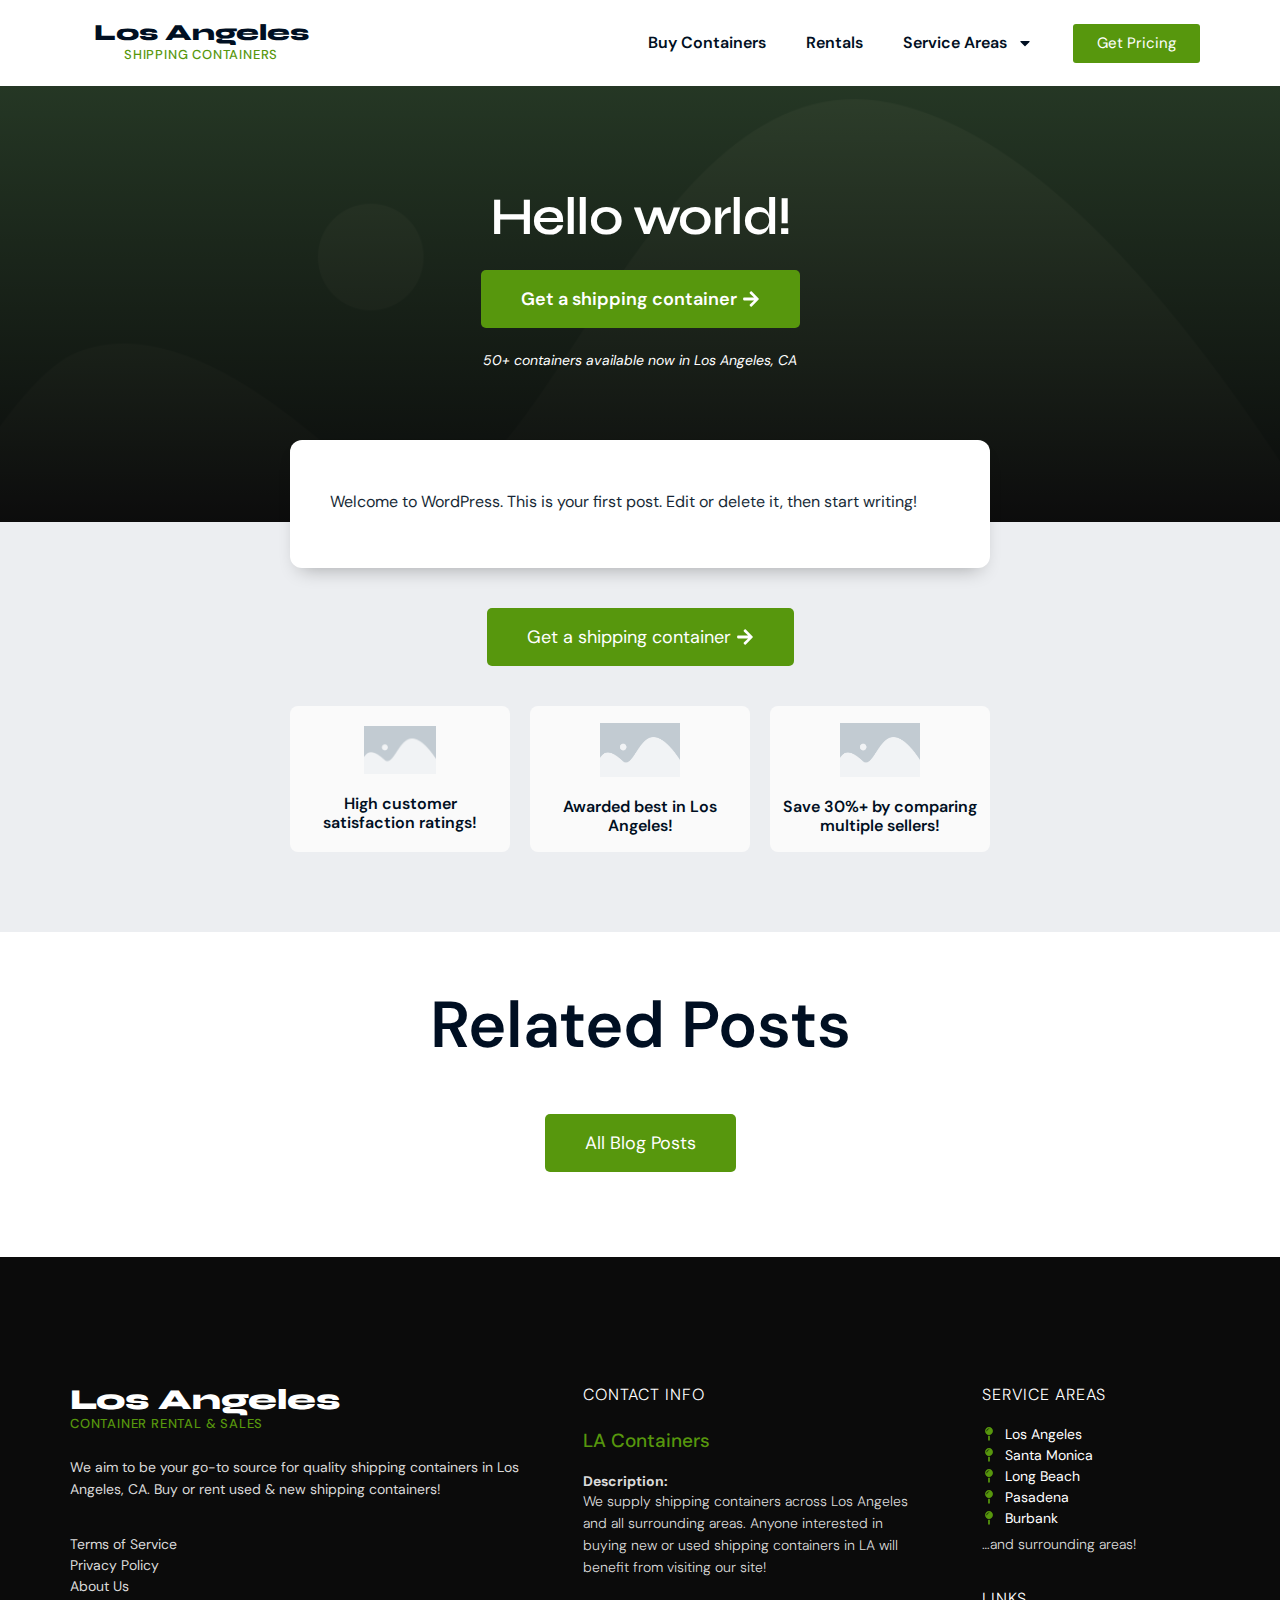
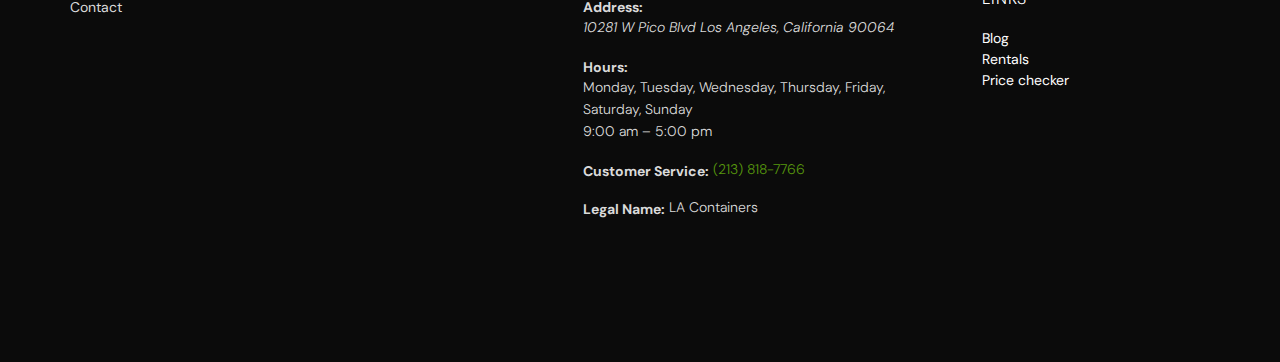
<file: hello-world/index.html>
<!DOCTYPE html>
<html lang="en-US" prefix="og: https://ogp.me/ns#">
<head>
	<meta charset="UTF-8">
	<meta name="viewport" content="width=device-width, initial-scale=1">
	<link rel="profile" href="https://gmpg.org/xfn/11">
		<style>img:is([sizes="auto" i], [sizes^="auto," i]) { contain-intrinsic-size: 3000px 1500px }</style>
	
<!-- Search Engine Optimization by Rank Math - https://rankmath.com/ -->
<title>Hello world! - LA Containers</title>
<meta name="description" content="Welcome to WordPress. This is your first post. Edit or delete it, then start writing!">
<meta name="robots" content="follow, index, max-snippet:-1, max-video-preview:-1, max-image-preview:large">
<meta property="og:locale" content="en_US">
<meta property="og:type" content="article">
<meta property="og:title" content="Hello world! - LA Containers">
<meta property="og:description" content="Welcome to WordPress. This is your first post. Edit or delete it, then start writing!">
<meta property="og:site_name" content="LA Containers">
<meta property="article:section" content="Uncategorized">
<meta property="article:published_time" content="2025-02-07T00:19:40+00:00">
<meta name="twitter:card" content="summary_large_image">
<meta name="twitter:title" content="Hello world! - LA Containers">
<meta name="twitter:description" content="Welcome to WordPress. This is your first post. Edit or delete it, then start writing!">
<meta name="twitter:label1" content="Written by">
<meta name="twitter:data1" content="Curranvw">
<meta name="twitter:label2" content="Time to read">
<meta name="twitter:data2" content="Less than a minute">
<script type="application/ld+json" class="rank-math-schema">{"@context":"https://schema.org","@graph":[{"@type":"Place","@id":"/#place","address":{"@type":"PostalAddress","streetAddress":"10281 W Pico Blvd","addressLocality":"Los Angeles","addressRegion":"California","postalCode":"90064","addressCountry":"US"}},{"@type":["LocalBusiness","Organization"],"@id":"/#organization","name":"LA Containers","url":"https://losangelescontainers.com","address":{"@type":"PostalAddress","streetAddress":"10281 W Pico Blvd","addressLocality":"Los Angeles","addressRegion":"California","postalCode":"90064","addressCountry":"US"},"logo":{"@type":"ImageObject","@id":"/#logo","url":"/wp-content/uploads/2025/02/shipping-containers.jpg","contentUrl":"/wp-content/uploads/2025/02/shipping-containers.jpg","caption":"LA Containers","inLanguage":"en-US","width":"112","height":"112"},"priceRange":"$$","openingHours":["Monday,Tuesday,Wednesday,Thursday,Friday,Saturday,Sunday 09:00-17:00"],"description":"We supply shipping containers across Los Angeles and all surrounding areas. Anyone interested in buying new or used shipping containers in LA will benefit from visiting our site!","legalName":"LA Containers","location":{"@id":"/#place"},"image":{"@id":"/#logo"},"telephone":"(213) 818-7766"},{"@type":"WebSite","@id":"/#website","url":"","name":"LA Containers","publisher":{"@id":"/#organization"},"inLanguage":"en-US"},{"@type":"WebPage","@id":"#webpage","name":"Hello world! - LA Containers","datePublished":"2025-02-07T00:19:40+00:00","dateModified":"2025-02-07T00:19:40+00:00","isPartOf":{"@id":"/#website"},"inLanguage":"en-US"},{"@type":"Person","@id":"#author","name":"Curranvw","image":{"@type":"ImageObject","@id":"https://secure.gravatar.com/avatar/f9341e8975edae3f589cf4a2cba98aa15c44612b1f4897b82b3285d1e7f517a3?s=96&d=mm&r=g","url":"https://secure.gravatar.com/avatar/f9341e8975edae3f589cf4a2cba98aa15c44612b1f4897b82b3285d1e7f517a3?s=96&d=mm&r=g","caption":"Curranvw","inLanguage":"en-US"},"sameAs":[""],"worksFor":{"@id":"/#organization"}},{"@type":"BlogPosting","headline":"Hello world! - LA Containers","datePublished":"2025-02-07T00:19:40+00:00","dateModified":"2025-02-07T00:19:40+00:00","articleSection":"Uncategorized","author":{"@id":"#author","name":"Curranvw"},"publisher":{"@id":"/#organization"},"description":"Welcome to WordPress. This is your first post. Edit or delete it, then start writing!","name":"Hello world! - LA Containers","@id":"#richSnippet","isPartOf":{"@id":"#webpage"},"inLanguage":"en-US","mainEntityOfPage":{"@id":"#webpage"}}]}</script>
<!-- /Rank Math WordPress SEO plugin -->

<link rel="alternate" type="application/rss+xml" title="LA Containers &raquo; Feed" href="/feed/">
<link rel="alternate" type="application/rss+xml" title="LA Containers &raquo; Comments Feed" href="/comments/feed/">
<link rel="alternate" type="application/rss+xml" title="LA Containers &raquo; Hello world! Comments Feed" href="/hello-world/feed/">
<script>
window._wpemojiSettings = {"baseUrl":"https:\/\/s.w.org\/images\/core\/emoji\/15.1.0\/72x72\/","ext":".png","svgUrl":"https:\/\/s.w.org\/images\/core\/emoji\/15.1.0\/svg\/","svgExt":".svg","source":{"concatemoji":"\/wp-includes\/js\/wp-emoji-release.min.js?ver=6.8.1"}};
/*! This file is auto-generated */
!function(i,n){var o,s,e;function c(e){try{var t={supportTests:e,timestamp:(new Date).valueOf()};sessionStorage.setItem(o,JSON.stringify(t))}catch(e){}}function p(e,t,n){e.clearRect(0,0,e.canvas.width,e.canvas.height),e.fillText(t,0,0);var t=new Uint32Array(e.getImageData(0,0,e.canvas.width,e.canvas.height).data),r=(e.clearRect(0,0,e.canvas.width,e.canvas.height),e.fillText(n,0,0),new Uint32Array(e.getImageData(0,0,e.canvas.width,e.canvas.height).data));return t.every(function(e,t){return e===r[t]})}function u(e,t,n){switch(t){case"flag":return n(e,"🏳️‍⚧️","🏳️​⚧️")?!1:!n(e,"🇺🇳","🇺​🇳")&&!n(e,"🏴󠁧󠁢󠁥󠁮󠁧󠁿","🏴​󠁧​󠁢​󠁥​󠁮​󠁧​󠁿");case"emoji":return!n(e,"🐦‍🔥","🐦​🔥")}return!1}function f(e,t,n){var r="undefined"!=typeof WorkerGlobalScope&&self instanceof WorkerGlobalScope?new OffscreenCanvas(300,150):i.createElement("canvas"),a=r.getContext("2d",{willReadFrequently:!0}),o=(a.textBaseline="top",a.font="600 32px Arial",{});return e.forEach(function(e){o[e]=t(a,e,n)}),o}function t(e){var t=i.createElement("script");t.src=e,t.defer=!0,i.head.appendChild(t)}"undefined"!=typeof Promise&&(o="wpEmojiSettingsSupports",s=["flag","emoji"],n.supports={everything:!0,everythingExceptFlag:!0},e=new Promise(function(e){i.addEventListener("DOMContentLoaded",e,{once:!0})}),new Promise(function(t){var n=function(){try{var e=JSON.parse(sessionStorage.getItem(o));if("object"==typeof e&&"number"==typeof e.timestamp&&(new Date).valueOf()<e.timestamp+604800&&"object"==typeof e.supportTests)return e.supportTests}catch(e){}return null}();if(!n){if("undefined"!=typeof Worker&&"undefined"!=typeof OffscreenCanvas&&"undefined"!=typeof URL&&URL.createObjectURL&&"undefined"!=typeof Blob)try{var e="postMessage("+f.toString()+"("+[JSON.stringify(s),u.toString(),p.toString()].join(",")+"));",r=new Blob([e],{type:"text/javascript"}),a=new Worker(URL.createObjectURL(r),{name:"wpTestEmojiSupports"});return void(a.onmessage=function(e){c(n=e.data),a.terminate(),t(n)})}catch(e){}c(n=f(s,u,p))}t(n)}).then(function(e){for(var t in e)n.supports[t]=e[t],n.supports.everything=n.supports.everything&&n.supports[t],"flag"!==t&&(n.supports.everythingExceptFlag=n.supports.everythingExceptFlag&&n.supports[t]);n.supports.everythingExceptFlag=n.supports.everythingExceptFlag&&!n.supports.flag,n.DOMReady=!1,n.readyCallback=function(){n.DOMReady=!0}}).then(function(){return e}).then(function(){var e;n.supports.everything||(n.readyCallback(),(e=n.source||{}).concatemoji?t(e.concatemoji):e.wpemoji&&e.twemoji&&(t(e.twemoji),t(e.wpemoji)))}))}((window,document),window._wpemojiSettings);
</script>
<style id="wp-emoji-styles-inline-css">img.wp-smiley, img.emoji {
		display: inline !important;
		border: none !important;
		box-shadow: none !important;
		height: 1em !important;
		width: 1em !important;
		margin: 0 0.07em !important;
		vertical-align: -0.1em !important;
		background: none !important;
		padding: 0 !important;
	}</style>
<link rel="stylesheet" id="wp-block-library-css" href="/wp-includes/css/dist/block-library/style.min.css?ver=6.8.1" media="all">
<style id="global-styles-inline-css">:root{--wp--preset--aspect-ratio--square: 1;--wp--preset--aspect-ratio--4-3: 4/3;--wp--preset--aspect-ratio--3-4: 3/4;--wp--preset--aspect-ratio--3-2: 3/2;--wp--preset--aspect-ratio--2-3: 2/3;--wp--preset--aspect-ratio--16-9: 16/9;--wp--preset--aspect-ratio--9-16: 9/16;--wp--preset--color--black: #000000;--wp--preset--color--cyan-bluish-gray: #abb8c3;--wp--preset--color--white: #ffffff;--wp--preset--color--pale-pink: #f78da7;--wp--preset--color--vivid-red: #cf2e2e;--wp--preset--color--luminous-vivid-orange: #ff6900;--wp--preset--color--luminous-vivid-amber: #fcb900;--wp--preset--color--light-green-cyan: #7bdcb5;--wp--preset--color--vivid-green-cyan: #00d084;--wp--preset--color--pale-cyan-blue: #8ed1fc;--wp--preset--color--vivid-cyan-blue: #0693e3;--wp--preset--color--vivid-purple: #9b51e0;--wp--preset--gradient--vivid-cyan-blue-to-vivid-purple: linear-gradient(135deg,rgba(6,147,227,1) 0%,rgb(155,81,224) 100%);--wp--preset--gradient--light-green-cyan-to-vivid-green-cyan: linear-gradient(135deg,rgb(122,220,180) 0%,rgb(0,208,130) 100%);--wp--preset--gradient--luminous-vivid-amber-to-luminous-vivid-orange: linear-gradient(135deg,rgba(252,185,0,1) 0%,rgba(255,105,0,1) 100%);--wp--preset--gradient--luminous-vivid-orange-to-vivid-red: linear-gradient(135deg,rgba(255,105,0,1) 0%,rgb(207,46,46) 100%);--wp--preset--gradient--very-light-gray-to-cyan-bluish-gray: linear-gradient(135deg,rgb(238,238,238) 0%,rgb(169,184,195) 100%);--wp--preset--gradient--cool-to-warm-spectrum: linear-gradient(135deg,rgb(74,234,220) 0%,rgb(151,120,209) 20%,rgb(207,42,186) 40%,rgb(238,44,130) 60%,rgb(251,105,98) 80%,rgb(254,248,76) 100%);--wp--preset--gradient--blush-light-purple: linear-gradient(135deg,rgb(255,206,236) 0%,rgb(152,150,240) 100%);--wp--preset--gradient--blush-bordeaux: linear-gradient(135deg,rgb(254,205,165) 0%,rgb(254,45,45) 50%,rgb(107,0,62) 100%);--wp--preset--gradient--luminous-dusk: linear-gradient(135deg,rgb(255,203,112) 0%,rgb(199,81,192) 50%,rgb(65,88,208) 100%);--wp--preset--gradient--pale-ocean: linear-gradient(135deg,rgb(255,245,203) 0%,rgb(182,227,212) 50%,rgb(51,167,181) 100%);--wp--preset--gradient--electric-grass: linear-gradient(135deg,rgb(202,248,128) 0%,rgb(113,206,126) 100%);--wp--preset--gradient--midnight: linear-gradient(135deg,rgb(2,3,129) 0%,rgb(40,116,252) 100%);--wp--preset--font-size--small: 13px;--wp--preset--font-size--medium: 20px;--wp--preset--font-size--large: 36px;--wp--preset--font-size--x-large: 42px;--wp--preset--spacing--20: 0.44rem;--wp--preset--spacing--30: 0.67rem;--wp--preset--spacing--40: 1rem;--wp--preset--spacing--50: 1.5rem;--wp--preset--spacing--60: 2.25rem;--wp--preset--spacing--70: 3.38rem;--wp--preset--spacing--80: 5.06rem;--wp--preset--shadow--natural: 6px 6px 9px rgba(0, 0, 0, 0.2);--wp--preset--shadow--deep: 12px 12px 50px rgba(0, 0, 0, 0.4);--wp--preset--shadow--sharp: 6px 6px 0px rgba(0, 0, 0, 0.2);--wp--preset--shadow--outlined: 6px 6px 0px -3px rgba(255, 255, 255, 1), 6px 6px rgba(0, 0, 0, 1);--wp--preset--shadow--crisp: 6px 6px 0px rgba(0, 0, 0, 1);}:root { --wp--style--global--content-size: 800px;--wp--style--global--wide-size: 1200px; }:where(body) { margin: 0; }.wp-site-blocks > .alignleft { float: left; margin-right: 2em; }.wp-site-blocks > .alignright { float: right; margin-left: 2em; }.wp-site-blocks > .aligncenter { justify-content: center; margin-left: auto; margin-right: auto; }:where(.wp-site-blocks) > * { margin-block-start: 24px; margin-block-end: 0; }:where(.wp-site-blocks) > :first-child { margin-block-start: 0; }:where(.wp-site-blocks) > :last-child { margin-block-end: 0; }:root { --wp--style--block-gap: 24px; }:root :where(.is-layout-flow) > :first-child{margin-block-start: 0;}:root :where(.is-layout-flow) > :last-child{margin-block-end: 0;}:root :where(.is-layout-flow) > *{margin-block-start: 24px;margin-block-end: 0;}:root :where(.is-layout-constrained) > :first-child{margin-block-start: 0;}:root :where(.is-layout-constrained) > :last-child{margin-block-end: 0;}:root :where(.is-layout-constrained) > *{margin-block-start: 24px;margin-block-end: 0;}:root :where(.is-layout-flex){gap: 24px;}:root :where(.is-layout-grid){gap: 24px;}.is-layout-flow > .alignleft{float: left;margin-inline-start: 0;margin-inline-end: 2em;}.is-layout-flow > .alignright{float: right;margin-inline-start: 2em;margin-inline-end: 0;}.is-layout-flow > .aligncenter{margin-left: auto !important;margin-right: auto !important;}.is-layout-constrained > .alignleft{float: left;margin-inline-start: 0;margin-inline-end: 2em;}.is-layout-constrained > .alignright{float: right;margin-inline-start: 2em;margin-inline-end: 0;}.is-layout-constrained > .aligncenter{margin-left: auto !important;margin-right: auto !important;}.is-layout-constrained > :where(:not(.alignleft):not(.alignright):not(.alignfull)){max-width: var(--wp--style--global--content-size);margin-left: auto !important;margin-right: auto !important;}.is-layout-constrained > .alignwide{max-width: var(--wp--style--global--wide-size);}body .is-layout-flex{display: flex;}.is-layout-flex{flex-wrap: wrap;align-items: center;}.is-layout-flex > :is(*, div){margin: 0;}body .is-layout-grid{display: grid;}.is-layout-grid > :is(*, div){margin: 0;}body{padding-top: 0px;padding-right: 0px;padding-bottom: 0px;padding-left: 0px;}a:where(:not(.wp-element-button)){text-decoration: underline;}:root :where(.wp-element-button, .wp-block-button__link){background-color: #32373c;border-width: 0;color: #fff;font-family: inherit;font-size: inherit;line-height: inherit;padding: calc(0.667em + 2px) calc(1.333em + 2px);text-decoration: none;}.has-black-color{color: var(--wp--preset--color--black) !important;}.has-cyan-bluish-gray-color{color: var(--wp--preset--color--cyan-bluish-gray) !important;}.has-white-color{color: var(--wp--preset--color--white) !important;}.has-pale-pink-color{color: var(--wp--preset--color--pale-pink) !important;}.has-vivid-red-color{color: var(--wp--preset--color--vivid-red) !important;}.has-luminous-vivid-orange-color{color: var(--wp--preset--color--luminous-vivid-orange) !important;}.has-luminous-vivid-amber-color{color: var(--wp--preset--color--luminous-vivid-amber) !important;}.has-light-green-cyan-color{color: var(--wp--preset--color--light-green-cyan) !important;}.has-vivid-green-cyan-color{color: var(--wp--preset--color--vivid-green-cyan) !important;}.has-pale-cyan-blue-color{color: var(--wp--preset--color--pale-cyan-blue) !important;}.has-vivid-cyan-blue-color{color: var(--wp--preset--color--vivid-cyan-blue) !important;}.has-vivid-purple-color{color: var(--wp--preset--color--vivid-purple) !important;}.has-black-background-color{background-color: var(--wp--preset--color--black) !important;}.has-cyan-bluish-gray-background-color{background-color: var(--wp--preset--color--cyan-bluish-gray) !important;}.has-white-background-color{background-color: var(--wp--preset--color--white) !important;}.has-pale-pink-background-color{background-color: var(--wp--preset--color--pale-pink) !important;}.has-vivid-red-background-color{background-color: var(--wp--preset--color--vivid-red) !important;}.has-luminous-vivid-orange-background-color{background-color: var(--wp--preset--color--luminous-vivid-orange) !important;}.has-luminous-vivid-amber-background-color{background-color: var(--wp--preset--color--luminous-vivid-amber) !important;}.has-light-green-cyan-background-color{background-color: var(--wp--preset--color--light-green-cyan) !important;}.has-vivid-green-cyan-background-color{background-color: var(--wp--preset--color--vivid-green-cyan) !important;}.has-pale-cyan-blue-background-color{background-color: var(--wp--preset--color--pale-cyan-blue) !important;}.has-vivid-cyan-blue-background-color{background-color: var(--wp--preset--color--vivid-cyan-blue) !important;}.has-vivid-purple-background-color{background-color: var(--wp--preset--color--vivid-purple) !important;}.has-black-border-color{border-color: var(--wp--preset--color--black) !important;}.has-cyan-bluish-gray-border-color{border-color: var(--wp--preset--color--cyan-bluish-gray) !important;}.has-white-border-color{border-color: var(--wp--preset--color--white) !important;}.has-pale-pink-border-color{border-color: var(--wp--preset--color--pale-pink) !important;}.has-vivid-red-border-color{border-color: var(--wp--preset--color--vivid-red) !important;}.has-luminous-vivid-orange-border-color{border-color: var(--wp--preset--color--luminous-vivid-orange) !important;}.has-luminous-vivid-amber-border-color{border-color: var(--wp--preset--color--luminous-vivid-amber) !important;}.has-light-green-cyan-border-color{border-color: var(--wp--preset--color--light-green-cyan) !important;}.has-vivid-green-cyan-border-color{border-color: var(--wp--preset--color--vivid-green-cyan) !important;}.has-pale-cyan-blue-border-color{border-color: var(--wp--preset--color--pale-cyan-blue) !important;}.has-vivid-cyan-blue-border-color{border-color: var(--wp--preset--color--vivid-cyan-blue) !important;}.has-vivid-purple-border-color{border-color: var(--wp--preset--color--vivid-purple) !important;}.has-vivid-cyan-blue-to-vivid-purple-gradient-background{background: var(--wp--preset--gradient--vivid-cyan-blue-to-vivid-purple) !important;}.has-light-green-cyan-to-vivid-green-cyan-gradient-background{background: var(--wp--preset--gradient--light-green-cyan-to-vivid-green-cyan) !important;}.has-luminous-vivid-amber-to-luminous-vivid-orange-gradient-background{background: var(--wp--preset--gradient--luminous-vivid-amber-to-luminous-vivid-orange) !important;}.has-luminous-vivid-orange-to-vivid-red-gradient-background{background: var(--wp--preset--gradient--luminous-vivid-orange-to-vivid-red) !important;}.has-very-light-gray-to-cyan-bluish-gray-gradient-background{background: var(--wp--preset--gradient--very-light-gray-to-cyan-bluish-gray) !important;}.has-cool-to-warm-spectrum-gradient-background{background: var(--wp--preset--gradient--cool-to-warm-spectrum) !important;}.has-blush-light-purple-gradient-background{background: var(--wp--preset--gradient--blush-light-purple) !important;}.has-blush-bordeaux-gradient-background{background: var(--wp--preset--gradient--blush-bordeaux) !important;}.has-luminous-dusk-gradient-background{background: var(--wp--preset--gradient--luminous-dusk) !important;}.has-pale-ocean-gradient-background{background: var(--wp--preset--gradient--pale-ocean) !important;}.has-electric-grass-gradient-background{background: var(--wp--preset--gradient--electric-grass) !important;}.has-midnight-gradient-background{background: var(--wp--preset--gradient--midnight) !important;}.has-small-font-size{font-size: var(--wp--preset--font-size--small) !important;}.has-medium-font-size{font-size: var(--wp--preset--font-size--medium) !important;}.has-large-font-size{font-size: var(--wp--preset--font-size--large) !important;}.has-x-large-font-size{font-size: var(--wp--preset--font-size--x-large) !important;}
:root :where(.wp-block-pullquote){font-size: 1.5em;line-height: 1.6;}</style>
<link rel="stylesheet" id="hello-elementor-css" href="/wp-content/themes/hello-elementor/style.min.css?ver=3.3.0" media="all">
<link rel="stylesheet" id="hello-elementor-theme-style-css" href="/wp-content/themes/hello-elementor/theme.min.css?ver=3.3.0" media="all">
<link rel="stylesheet" id="hello-elementor-header-footer-css" href="/wp-content/themes/hello-elementor/header-footer.min.css?ver=3.3.0" media="all">
<link rel="stylesheet" id="elementor-frontend-css" href="/wp-content/plugins/elementor/assets/css/frontend.min.css?ver=3.29.0" media="all">
<link rel="stylesheet" id="elementor-post-202-css" href="/wp-content/uploads/elementor/css/post-202.css?ver=1747763572" media="all">
<link rel="stylesheet" id="widget-heading-css" href="/wp-content/plugins/elementor/assets/css/widget-heading.min.css?ver=3.29.0" media="all">
<link rel="stylesheet" id="e-motion-fx-css" href="/wp-content/plugins/elementor-pro/assets/css/modules/motion-fx.min.css?ver=3.29.0" media="all">
<link rel="stylesheet" id="widget-nav-menu-css" href="/wp-content/plugins/elementor-pro/assets/css/widget-nav-menu.min.css?ver=3.29.0" media="all">
<link rel="stylesheet" id="widget-icon-list-css" href="/wp-content/plugins/elementor/assets/css/widget-icon-list.min.css?ver=3.29.0" media="all">
<link rel="stylesheet" id="widget-image-css" href="/wp-content/plugins/elementor/assets/css/widget-image.min.css?ver=3.29.0" media="all">
<link rel="stylesheet" id="widget-posts-css" href="/wp-content/plugins/elementor-pro/assets/css/widget-posts.min.css?ver=3.29.0" media="all">
<link rel="stylesheet" id="elementor-post-218-css" href="/wp-content/uploads/elementor/css/post-218.css?ver=1747763572" media="all">
<link rel="stylesheet" id="elementor-post-211-css" href="/wp-content/uploads/elementor/css/post-211.css?ver=1747763572" media="all">
<link rel="stylesheet" id="elementor-post-208-css" href="/wp-content/uploads/elementor/css/post-208.css?ver=1747763572" media="all">
<link rel="stylesheet" id="elementor-gf-local-dmsans-css" href="/wp-content/uploads/elementor/google-fonts/css/dmsans.css?ver=1747763571" media="all">
<link rel="stylesheet" id="elementor-gf-local-syne-css" href="/wp-content/uploads/elementor/google-fonts/css/syne.css?ver=1747763571" media="all">
<link rel="stylesheet" id="elementor-gf-local-poppins-css" href="/wp-content/uploads/elementor/google-fonts/css/poppins.css?ver=1747763575" media="all">
<script src="/wp-includes/js/jquery/jquery.min.js?ver=3.7.1" id="jquery-core-js"></script>
<script src="/wp-includes/js/jquery/jquery-migrate.min.js?ver=3.4.1" id="jquery-migrate-js"></script>
<link rel="https://api.w.org/" href="/wp-json/">
<link rel="alternate" title="JSON" type="application/json" href="/wp-json/wp/v2/posts/1">
<link rel="EditURI" type="application/rsd+xml" title="RSD" href="/xmlrpc.php?rsd">
<meta name="generator" content="WordPress 6.8.1">
<link rel="shortlink" href="/?p=1">
<link rel="alternate" title="oEmbed (JSON)" type="application/json+oembed" href="/wp-json/oembed/1.0/embed?url=https%3A%2F%2F%2Fhello-world%2F">
<link rel="alternate" title="oEmbed (XML)" type="text/xml+oembed" href="/wp-json/oembed/1.0/embed?url=https%3A%2F%2F%2Fhello-world%2F#038;format=xml">
<script async defer src="https://app.visitortracking.com/assets/js/tracer.js"></script>
<script>function init_tracer() { 
   var tracer = new Tracer({  
   websiteId : "c81d522c-b5e9-4eab-986d-80dae88e73f7",  
   async : true, 
   debug : false }); 
 }</script><meta name="generator" content="Elementor 3.29.0; features: e_font_icon_svg, additional_custom_breakpoints, e_local_google_fonts, e_element_cache; settings: css_print_method-external, google_font-enabled, font_display-swap">
			<style>.e-con.e-parent:nth-of-type(n+4):not(.e-lazyloaded):not(.e-no-lazyload),
				.e-con.e-parent:nth-of-type(n+4):not(.e-lazyloaded):not(.e-no-lazyload) * {
					background-image: none !important;
				}
				@media screen and (max-height: 1024px) {
					.e-con.e-parent:nth-of-type(n+3):not(.e-lazyloaded):not(.e-no-lazyload),
					.e-con.e-parent:nth-of-type(n+3):not(.e-lazyloaded):not(.e-no-lazyload) * {
						background-image: none !important;
					}
				}
				@media screen and (max-height: 640px) {
					.e-con.e-parent:nth-of-type(n+2):not(.e-lazyloaded):not(.e-no-lazyload),
					.e-con.e-parent:nth-of-type(n+2):not(.e-lazyloaded):not(.e-no-lazyload) * {
						background-image: none !important;
					}
				}</style>
			<link rel="icon" href="/wp-content/uploads/2025/02/cropped-cropped-shipping-containers-32x32.webp" sizes="32x32">
<link rel="icon" href="/wp-content/uploads/2025/02/cropped-cropped-shipping-containers-192x192.webp" sizes="192x192">
<link rel="apple-touch-icon" href="/wp-content/uploads/2025/02/cropped-cropped-shipping-containers-180x180.webp">
<meta name="msapplication-TileImage" content="/wp-content/uploads/2025/02/cropped-cropped-shipping-containers-270x270.webp">
</head>
<body class="wp-singular post-template-default single single-post postid-1 single-format-standard wp-custom-logo wp-embed-responsive wp-theme-hello-elementor eio-default theme-default elementor-default elementor-kit-202 elementor-page-208">


<a class="skip-link screen-reader-text" href="#content">Skip to content</a>

		<div data-elementor-type="header" data-elementor-id="218" class="elementor elementor-218 elementor-location-header" data-elementor-post-type="elementor_library">
			<div class="elementor-element elementor-element-1186abfa e-flex e-con-boxed e-con e-parent" data-id="1186abfa" data-element_type="container">
					<div class="e-con-inner">
		<div class="elementor-element elementor-element-196821e2 e-con-full e-flex e-con e-child" data-id="196821e2" data-element_type="container">
				<div class="elementor-element elementor-element-2167f19d elementor-widget elementor-widget-heading" data-id="2167f19d" data-element_type="widget" data-widget_type="heading.default">
				<div class="elementor-widget-container">
					<span class="elementor-heading-title elementor-size-default"><a href="/">Los Angeles</a></span>				</div>
				</div>
				<div class="elementor-element elementor-element-6b9f8bdc elementor-widget elementor-widget-heading" data-id="6b9f8bdc" data-element_type="widget" data-widget_type="heading.default">
				<div class="elementor-widget-container">
					<span class="elementor-heading-title elementor-size-default"><a href="/">Shipping Containers</a></span>				</div>
				</div>
				<div class="elementor-element elementor-element-2d8d8766 elementor-align-justify elementor-mobile-align-justify elementor-widget-mobile__width-inherit elementor-fixed elementor-hidden-desktop elementor-hidden-tablet elementor-widget elementor-widget-button" data-id="2d8d8766" data-element_type="widget" data-settings="{&quot;_position&quot;:&quot;fixed&quot;,&quot;motion_fx_motion_fx_scrolling&quot;:&quot;yes&quot;,&quot;motion_fx_translateY_effect&quot;:&quot;yes&quot;,&quot;motion_fx_translateY_affectedRange&quot;:{&quot;unit&quot;:&quot;%&quot;,&quot;size&quot;:&quot;&quot;,&quot;sizes&quot;:{&quot;start&quot;:0,&quot;end&quot;:50}},&quot;motion_fx_translateY_speed&quot;:{&quot;unit&quot;:&quot;px&quot;,&quot;size&quot;:4,&quot;sizes&quot;:[]},&quot;motion_fx_devices&quot;:[&quot;desktop&quot;,&quot;tablet&quot;,&quot;mobile&quot;]}" data-widget_type="button.default">
				<div class="elementor-widget-container">
									<div class="elementor-button-wrapper">
					<a class="elementor-button elementor-button-link elementor-size-lg" href="/compare-pricing/">
						<span class="elementor-button-content-wrapper">
									<span class="elementor-button-text">Check Local Prices</span>
					</span>
					</a>
				</div>
								</div>
				</div>
				</div>
		<div class="elementor-element elementor-element-6989f3a2 e-con-full elementor-hidden-mobile e-flex e-con e-child" data-id="6989f3a2" data-element_type="container">
				<div class="elementor-element elementor-element-304bda76 elementor-nav-menu__align-end elementor-nav-menu--stretch elementor-nav-menu--dropdown-tablet elementor-nav-menu__text-align-aside elementor-nav-menu--toggle elementor-nav-menu--burger elementor-widget elementor-widget-nav-menu" data-id="304bda76" data-element_type="widget" data-settings="{&quot;full_width&quot;:&quot;stretch&quot;,&quot;layout&quot;:&quot;horizontal&quot;,&quot;submenu_icon&quot;:{&quot;value&quot;:&quot;&lt;svg class=\&quot;e-font-icon-svg e-fas-caret-down\&quot; viewBox=\&quot;0 0 320 512\&quot; xmlns=\&quot;http:\/\/www.w3.org\/2000\/svg\&quot;&gt;&lt;path d=\&quot;M31.3 192h257.3c17.8 0 26.7 21.5 14.1 34.1L174.1 354.8c-7.8 7.8-20.5 7.8-28.3 0L17.2 226.1C4.6 213.5 13.5 192 31.3 192z\&quot;&gt;&lt;\/path&gt;&lt;\/svg&gt;&quot;,&quot;library&quot;:&quot;fa-solid&quot;},&quot;toggle&quot;:&quot;burger&quot;}" data-widget_type="nav-menu.default">
				<div class="elementor-widget-container">
								<nav aria-label="Menu" class="elementor-nav-menu--main elementor-nav-menu__container elementor-nav-menu--layout-horizontal e--pointer-underline e--animation-fade">
				<ul id="menu-1-304bda76" class="elementor-nav-menu">
<li class="menu-item menu-item-type-post_type menu-item-object-page menu-item-261"><a href="/compare-pricing/" class="elementor-item">Buy Containers</a></li>
<li class="menu-item menu-item-type-post_type menu-item-object-page menu-item-255"><a href="/rentals/" class="elementor-item">Rentals</a></li>
<li class="menu-item menu-item-type-custom menu-item-object-custom menu-item-has-children menu-item-256">
<a href="#" class="elementor-item elementor-item-anchor">Service Areas</a>
<ul class="sub-menu elementor-nav-menu--dropdown">
	<li class="menu-item menu-item-type-post_type menu-item-object-page menu-item-260"><a href="/santa-monica/" class="elementor-sub-item">Santa Monica</a></li>
	<li class="menu-item menu-item-type-post_type menu-item-object-page menu-item-257"><a href="/long-beach/" class="elementor-sub-item">Long Beach</a></li>
	<li class="menu-item menu-item-type-post_type menu-item-object-page menu-item-258"><a href="/pasadena/" class="elementor-sub-item">Pasadena</a></li>
	<li class="menu-item menu-item-type-post_type menu-item-object-page menu-item-259"><a href="/burbank/" class="elementor-sub-item">Burbank</a></li>
</ul>
</li>
</ul>			</nav>
					<div class="elementor-menu-toggle" role="button" tabindex="0" aria-label="Menu Toggle" aria-expanded="false">
			<svg aria-hidden="true" role="presentation" class="elementor-menu-toggle__icon--open e-font-icon-svg e-eicon-menu-bar" viewbox="0 0 1000 1000" xmlns="http://www.w3.org/2000/svg"><path d="M104 333H896C929 333 958 304 958 271S929 208 896 208H104C71 208 42 237 42 271S71 333 104 333ZM104 583H896C929 583 958 554 958 521S929 458 896 458H104C71 458 42 487 42 521S71 583 104 583ZM104 833H896C929 833 958 804 958 771S929 708 896 708H104C71 708 42 737 42 771S71 833 104 833Z"></path></svg><svg aria-hidden="true" role="presentation" class="elementor-menu-toggle__icon--close e-font-icon-svg e-eicon-close" viewbox="0 0 1000 1000" xmlns="http://www.w3.org/2000/svg"><path d="M742 167L500 408 258 167C246 154 233 150 217 150 196 150 179 158 167 167 154 179 150 196 150 212 150 229 154 242 171 254L408 500 167 742C138 771 138 800 167 829 196 858 225 858 254 829L496 587 738 829C750 842 767 846 783 846 800 846 817 842 829 829 842 817 846 804 846 783 846 767 842 750 829 737L588 500 833 258C863 229 863 200 833 171 804 137 775 137 742 167Z"></path></svg>		</div>
					<nav class="elementor-nav-menu--dropdown elementor-nav-menu__container" aria-hidden="true">
				<ul id="menu-2-304bda76" class="elementor-nav-menu">
<li class="menu-item menu-item-type-post_type menu-item-object-page menu-item-261"><a href="/compare-pricing/" class="elementor-item" tabindex="-1">Buy Containers</a></li>
<li class="menu-item menu-item-type-post_type menu-item-object-page menu-item-255"><a href="/rentals/" class="elementor-item" tabindex="-1">Rentals</a></li>
<li class="menu-item menu-item-type-custom menu-item-object-custom menu-item-has-children menu-item-256">
<a href="#" class="elementor-item elementor-item-anchor" tabindex="-1">Service Areas</a>
<ul class="sub-menu elementor-nav-menu--dropdown">
	<li class="menu-item menu-item-type-post_type menu-item-object-page menu-item-260"><a href="/santa-monica/" class="elementor-sub-item" tabindex="-1">Santa Monica</a></li>
	<li class="menu-item menu-item-type-post_type menu-item-object-page menu-item-257"><a href="/long-beach/" class="elementor-sub-item" tabindex="-1">Long Beach</a></li>
	<li class="menu-item menu-item-type-post_type menu-item-object-page menu-item-258"><a href="/pasadena/" class="elementor-sub-item" tabindex="-1">Pasadena</a></li>
	<li class="menu-item menu-item-type-post_type menu-item-object-page menu-item-259"><a href="/burbank/" class="elementor-sub-item" tabindex="-1">Burbank</a></li>
</ul>
</li>
</ul>			</nav>
						</div>
				</div>
				<div class="elementor-element elementor-element-323d888d elementor-widget__width-auto elementor-widget elementor-widget-button" data-id="323d888d" data-element_type="widget" data-widget_type="button.default">
				<div class="elementor-widget-container">
									<div class="elementor-button-wrapper">
					<a class="elementor-button elementor-button-link elementor-size-sm" href="/compare-pricing/">
						<span class="elementor-button-content-wrapper">
									<span class="elementor-button-text">Get Pricing</span>
					</span>
					</a>
				</div>
								</div>
				</div>
				</div>
					</div>
				</div>
				</div>
				<div data-elementor-type="single-post" data-elementor-id="208" class="elementor elementor-208 elementor-location-single post-1 post type-post status-publish format-standard hentry category-uncategorized" data-elementor-post-type="elementor_library">
			<div class="elementor-element elementor-element-ec46465 e-flex e-con-boxed e-con e-parent" data-id="ec46465" data-element_type="container" data-settings="{&quot;background_background&quot;:&quot;classic&quot;}">
					<div class="e-con-inner">
				<div class="elementor-element elementor-element-7d0f6fd0 elementor-widget elementor-widget-theme-post-title elementor-page-title elementor-widget-heading" data-id="7d0f6fd0" data-element_type="widget" data-widget_type="theme-post-title.default">
				<div class="elementor-widget-container">
					<h1 class="elementor-heading-title elementor-size-default">Hello world!</h1>				</div>
				</div>
				<div class="elementor-element elementor-element-571571be elementor-align-center elementor-widget elementor-widget-button" data-id="571571be" data-element_type="widget" data-widget_type="button.default">
				<div class="elementor-widget-container">
									<div class="elementor-button-wrapper">
					<a class="elementor-button elementor-button-link elementor-size-lg" href="/compare-pricing/">
						<span class="elementor-button-content-wrapper">
						<span class="elementor-button-icon">
				<svg aria-hidden="true" class="e-font-icon-svg e-fas-arrow-right" viewbox="0 0 448 512" xmlns="http://www.w3.org/2000/svg"><path d="M190.5 66.9l22.2-22.2c9.4-9.4 24.6-9.4 33.9 0L441 239c9.4 9.4 9.4 24.6 0 33.9L246.6 467.3c-9.4 9.4-24.6 9.4-33.9 0l-22.2-22.2c-9.5-9.5-9.3-25 .4-34.3L311.4 296H24c-13.3 0-24-10.7-24-24v-32c0-13.3 10.7-24 24-24h287.4L190.9 101.2c-9.8-9.3-10-24.8-.4-34.3z"></path></svg>			</span>
									<span class="elementor-button-text">Get a shipping container</span>
					</span>
					</a>
				</div>
								</div>
				</div>
				<div class="elementor-element elementor-element-6b4b7fcb elementor-widget elementor-widget-heading" data-id="6b4b7fcb" data-element_type="widget" data-widget_type="heading.default">
				<div class="elementor-widget-container">
					<span class="elementor-heading-title elementor-size-default">50+ containers available now in Los Angeles, CA</span>				</div>
				</div>
					</div>
				</div>
		<div class="elementor-element elementor-element-2ad00564 e-flex e-con-boxed e-con e-parent" data-id="2ad00564" data-element_type="container" data-settings="{&quot;background_background&quot;:&quot;classic&quot;}">
					<div class="e-con-inner">
				<div class="elementor-element elementor-element-40addc15 elementor-widget elementor-widget-theme-post-content" data-id="40addc15" data-element_type="widget" data-widget_type="theme-post-content.default">
				<div class="elementor-widget-container">
					
<p>Welcome to WordPress. This is your first post. Edit or delete it, then start writing!</p>
				</div>
				</div>
				<div class="elementor-element elementor-element-6f35b15d elementor-align-center elementor-widget elementor-widget-button" data-id="6f35b15d" data-element_type="widget" data-widget_type="button.default">
				<div class="elementor-widget-container">
									<div class="elementor-button-wrapper">
					<a class="elementor-button elementor-button-link elementor-size-lg" href="/compare-pricing/">
						<span class="elementor-button-content-wrapper">
						<span class="elementor-button-icon">
				<svg aria-hidden="true" class="e-font-icon-svg e-fas-arrow-right" viewbox="0 0 448 512" xmlns="http://www.w3.org/2000/svg"><path d="M190.5 66.9l22.2-22.2c9.4-9.4 24.6-9.4 33.9 0L441 239c9.4 9.4 9.4 24.6 0 33.9L246.6 467.3c-9.4 9.4-24.6 9.4-33.9 0l-22.2-22.2c-9.5-9.5-9.3-25 .4-34.3L311.4 296H24c-13.3 0-24-10.7-24-24v-32c0-13.3 10.7-24 24-24h287.4L190.9 101.2c-9.8-9.3-10-24.8-.4-34.3z"></path></svg>			</span>
									<span class="elementor-button-text">Get a shipping container</span>
					</span>
					</a>
				</div>
								</div>
				</div>
		<div class="elementor-element elementor-element-60ab640d e-grid e-con-full e-con e-child" data-id="60ab640d" data-element_type="container">
		<div class="elementor-element elementor-element-4b4cca1e e-con-full e-flex e-con e-child" data-id="4b4cca1e" data-element_type="container" data-settings="{&quot;background_background&quot;:&quot;classic&quot;}">
				<div class="elementor-element elementor-element-2909c9d4 elementor-widget elementor-widget-image" data-id="2909c9d4" data-element_type="widget" data-widget_type="image.default">
				<div class="elementor-widget-container">
															<img src="/wp-content/plugins/elementor/assets/images/placeholder.png" title="" alt="" loading="lazy">															</div>
				</div>
				<div class="elementor-element elementor-element-752afe7 elementor-widget elementor-widget-heading" data-id="752afe7" data-element_type="widget" data-widget_type="heading.default">
				<div class="elementor-widget-container">
					<h2 class="elementor-heading-title elementor-size-default">High customer satisfaction ratings!</h2>				</div>
				</div>
				</div>
		<div class="elementor-element elementor-element-1c6a09a4 e-con-full e-flex e-con e-child" data-id="1c6a09a4" data-element_type="container" data-settings="{&quot;background_background&quot;:&quot;classic&quot;}">
				<div class="elementor-element elementor-element-364305c8 elementor-widget elementor-widget-image" data-id="364305c8" data-element_type="widget" data-widget_type="image.default">
				<div class="elementor-widget-container">
															<img src="/wp-content/plugins/elementor/assets/images/placeholder.png" title="" alt="" loading="lazy">															</div>
				</div>
				<div class="elementor-element elementor-element-4acb68a8 elementor-widget elementor-widget-heading" data-id="4acb68a8" data-element_type="widget" data-widget_type="heading.default">
				<div class="elementor-widget-container">
					<h2 class="elementor-heading-title elementor-size-default">Awarded best in Los Angeles!</h2>				</div>
				</div>
				</div>
		<div class="elementor-element elementor-element-706fb422 e-con-full e-flex e-con e-child" data-id="706fb422" data-element_type="container" data-settings="{&quot;background_background&quot;:&quot;classic&quot;}">
				<div class="elementor-element elementor-element-3e86b811 elementor-widget elementor-widget-image" data-id="3e86b811" data-element_type="widget" data-widget_type="image.default">
				<div class="elementor-widget-container">
															<img src="/wp-content/plugins/elementor/assets/images/placeholder.png" title="" alt="" loading="lazy">															</div>
				</div>
				<div class="elementor-element elementor-element-617e5bf6 elementor-widget elementor-widget-heading" data-id="617e5bf6" data-element_type="widget" data-widget_type="heading.default">
				<div class="elementor-widget-container">
					<h2 class="elementor-heading-title elementor-size-default">Save 30%+ by comparing multiple sellers!</h2>				</div>
				</div>
				</div>
				</div>
					</div>
				</div>
		<div class="elementor-element elementor-element-7c585299 e-flex e-con-boxed e-con e-parent" data-id="7c585299" data-element_type="container">
					<div class="e-con-inner">
				<div class="elementor-element elementor-element-62ce9f28 elementor-widget elementor-widget-heading" data-id="62ce9f28" data-element_type="widget" data-widget_type="heading.default">
				<div class="elementor-widget-container">
					<h2 class="elementor-heading-title elementor-size-default">Related Posts</h2>				</div>
				</div>
				<div class="elementor-element elementor-element-630cf6f6 elementor-align-center elementor-widget elementor-widget-button" data-id="630cf6f6" data-element_type="widget" data-widget_type="button.default">
				<div class="elementor-widget-container">
									<div class="elementor-button-wrapper">
					<a class="elementor-button elementor-button-link elementor-size-lg" href="/blog-posts/">
						<span class="elementor-button-content-wrapper">
									<span class="elementor-button-text">All Blog Posts</span>
					</span>
					</a>
				</div>
								</div>
				</div>
					</div>
				</div>
				</div>
				<div data-elementor-type="footer" data-elementor-id="211" class="elementor elementor-211 elementor-location-footer" data-elementor-post-type="elementor_library">
			<div class="elementor-element elementor-element-3b30d687 e-flex e-con-boxed e-con e-parent" data-id="3b30d687" data-element_type="container" data-settings="{&quot;background_background&quot;:&quot;classic&quot;}">
					<div class="e-con-inner">
		<div class="elementor-element elementor-element-256a42a6 e-con-full e-flex e-con e-child" data-id="256a42a6" data-element_type="container">
				<div class="elementor-element elementor-element-3476d258 elementor-widget elementor-widget-heading" data-id="3476d258" data-element_type="widget" data-widget_type="heading.default">
				<div class="elementor-widget-container">
					<span class="elementor-heading-title elementor-size-default"><a href="/">Los Angeles</a></span>				</div>
				</div>
				<div class="elementor-element elementor-element-3b5abae0 elementor-widget elementor-widget-heading" data-id="3b5abae0" data-element_type="widget" data-widget_type="heading.default">
				<div class="elementor-widget-container">
					<span class="elementor-heading-title elementor-size-default"><a href="/">Container rental &amp; sales</a></span>				</div>
				</div>
				<div class="elementor-element elementor-element-7f396f34 elementor-widget elementor-widget-text-editor" data-id="7f396f34" data-element_type="widget" data-widget_type="text-editor.default">
				<div class="elementor-widget-container">
									<p>We aim to be&nbsp;your go-to source for quality shipping containers in Los Angeles, CA. Buy or rent used &amp; new shipping containers!</p>								</div>
				</div>
				<div class="elementor-element elementor-element-319951de elementor-icon-list--layout-traditional elementor-list-item-link-full_width elementor-widget elementor-widget-icon-list" data-id="319951de" data-element_type="widget" data-widget_type="icon-list.default">
				<div class="elementor-widget-container">
							<ul class="elementor-icon-list-items">
							<li class="elementor-icon-list-item">
											<a href="/terms-of-service/">

											<span class="elementor-icon-list-text">Terms of Service</span>
											</a>
									</li>
								<li class="elementor-icon-list-item">
											<a href="/privacy-policy/">

											<span class="elementor-icon-list-text">Privacy Policy</span>
											</a>
									</li>
								<li class="elementor-icon-list-item">
											<a href="/about-us/">

											<span class="elementor-icon-list-text">About Us</span>
											</a>
									</li>
								<li class="elementor-icon-list-item">
											<a href="/contact-us/">

											<span class="elementor-icon-list-text">Contact</span>
											</a>
									</li>
						</ul>
						</div>
				</div>
				</div>
		<div class="elementor-element elementor-element-6b8c68b6 e-con-full e-flex e-con e-child" data-id="6b8c68b6" data-element_type="container">
				<div class="elementor-element elementor-element-45ff9509 elementor-widget elementor-widget-heading" data-id="45ff9509" data-element_type="widget" data-widget_type="heading.default">
				<div class="elementor-widget-container">
					<h4 class="elementor-heading-title elementor-size-default">Contact info</h4>				</div>
				</div>
				<div class="elementor-element elementor-element-25e82c7d elementor-widget elementor-widget-text-editor" data-id="25e82c7d" data-element_type="widget" data-widget_type="text-editor.default">
				<div class="elementor-widget-container">
									<div class="rank-math-contact-info show-name show-organization_description show-email show-address show-hours show-phone show-additional_info show-map">
<div class="rank-math-contact-section rank-math-contact-name">		<h4 class="rank-math-name">
			<a href="https://losangelescontainers.com/">LA Containers</a>
		</h4>
		</div>
<div class="rank-math-contact-section rank-math-contact-organization_description">		<div class="rank-math-organization-description">
			<label>Description:</label>
			<p>We supply shipping containers across Los Angeles and all surrounding areas. Anyone interested in buying new or used shipping containers in LA will benefit from visiting our site!</p>
		</div>
		</div>
<div class="rank-math-contact-section rank-math-contact-email"></div>
<div class="rank-math-contact-section rank-math-contact-address">		<label>Address:</label>
		<address>
<span class="contact-address-streetAddress">10281 W Pico Blvd</span> <span class="contact-address-addressLocality">Los Angeles</span>, <span class="contact-address-addressRegion">California</span> <span class="contact-address-postalCode">90064</span>
</address>
		</div>
<div class="rank-math-contact-section rank-math-contact-hours">		<label>Hours:</label>
		<div class="rank-math-contact-hours-details">
			<div class="rank-math-opening-hours">
<span class="rank-math-opening-days">Monday, Tuesday, Wednesday, Thursday, Friday, Saturday, Sunday</span><span class="rank-math-opening-time">9:00 am &ndash; 5:00 pm</span>
</div>		</div>
		</div>
<div class="rank-math-contact-section rank-math-contact-phone">			<div class="rank-math-phone-number type-customersupport">
				<label>Customer Service:</label>
				<span><a href="tel://(213) 818-7766">(213) 818-7766</a></span>
			</div>
			</div>
<div class="rank-math-contact-section rank-math-contact-additional_info">			<div class="rank-math-organization-additional-details">
				<label>Legal Name:</label>
				<span>LA Containers</span>
			</div>
			</div>
<div class="rank-math-contact-section rank-math-contact-map"></div>
</div>
<div class="clear"></div>								</div>
				</div>
				</div>
		<div class="elementor-element elementor-element-34d324d8 e-con-full e-flex e-con e-child" data-id="34d324d8" data-element_type="container">
				<div class="elementor-element elementor-element-2577b5e elementor-widget elementor-widget-heading" data-id="2577b5e" data-element_type="widget" data-widget_type="heading.default">
				<div class="elementor-widget-container">
					<h4 class="elementor-heading-title elementor-size-default">Service areas</h4>				</div>
				</div>
				<div class="elementor-element elementor-element-75cd8962 elementor-icon-list--layout-traditional elementor-list-item-link-full_width elementor-widget elementor-widget-icon-list" data-id="75cd8962" data-element_type="widget" data-widget_type="icon-list.default">
				<div class="elementor-widget-container">
							<ul class="elementor-icon-list-items">
							<li class="elementor-icon-list-item">
											<a href="/">

												<span class="elementor-icon-list-icon">
							<svg aria-hidden="true" class="e-font-icon-svg e-fas-map-pin" viewbox="0 0 288 512" xmlns="http://www.w3.org/2000/svg"><path d="M112 316.94v156.69l22.02 33.02c4.75 7.12 15.22 7.12 19.97 0L176 473.63V316.94c-10.39 1.92-21.06 3.06-32 3.06s-21.61-1.14-32-3.06zM144 0C64.47 0 0 64.47 0 144s64.47 144 144 144 144-64.47 144-144S223.53 0 144 0zm0 76c-37.5 0-68 30.5-68 68 0 6.62-5.38 12-12 12s-12-5.38-12-12c0-50.73 41.28-92 92-92 6.62 0 12 5.38 12 12s-5.38 12-12 12z"></path></svg>						</span>
										<span class="elementor-icon-list-text">Los Angeles</span>
											</a>
									</li>
								<li class="elementor-icon-list-item">
											<a href="/santa-monica/">

												<span class="elementor-icon-list-icon">
							<svg aria-hidden="true" class="e-font-icon-svg e-fas-map-pin" viewbox="0 0 288 512" xmlns="http://www.w3.org/2000/svg"><path d="M112 316.94v156.69l22.02 33.02c4.75 7.12 15.22 7.12 19.97 0L176 473.63V316.94c-10.39 1.92-21.06 3.06-32 3.06s-21.61-1.14-32-3.06zM144 0C64.47 0 0 64.47 0 144s64.47 144 144 144 144-64.47 144-144S223.53 0 144 0zm0 76c-37.5 0-68 30.5-68 68 0 6.62-5.38 12-12 12s-12-5.38-12-12c0-50.73 41.28-92 92-92 6.62 0 12 5.38 12 12s-5.38 12-12 12z"></path></svg>						</span>
										<span class="elementor-icon-list-text">Santa Monica</span>
											</a>
									</li>
								<li class="elementor-icon-list-item">
											<a href="/long-beach/">

												<span class="elementor-icon-list-icon">
							<svg aria-hidden="true" class="e-font-icon-svg e-fas-map-pin" viewbox="0 0 288 512" xmlns="http://www.w3.org/2000/svg"><path d="M112 316.94v156.69l22.02 33.02c4.75 7.12 15.22 7.12 19.97 0L176 473.63V316.94c-10.39 1.92-21.06 3.06-32 3.06s-21.61-1.14-32-3.06zM144 0C64.47 0 0 64.47 0 144s64.47 144 144 144 144-64.47 144-144S223.53 0 144 0zm0 76c-37.5 0-68 30.5-68 68 0 6.62-5.38 12-12 12s-12-5.38-12-12c0-50.73 41.28-92 92-92 6.62 0 12 5.38 12 12s-5.38 12-12 12z"></path></svg>						</span>
										<span class="elementor-icon-list-text">Long Beach</span>
											</a>
									</li>
								<li class="elementor-icon-list-item">
											<a href="/pasadena/">

												<span class="elementor-icon-list-icon">
							<svg aria-hidden="true" class="e-font-icon-svg e-fas-map-pin" viewbox="0 0 288 512" xmlns="http://www.w3.org/2000/svg"><path d="M112 316.94v156.69l22.02 33.02c4.75 7.12 15.22 7.12 19.97 0L176 473.63V316.94c-10.39 1.92-21.06 3.06-32 3.06s-21.61-1.14-32-3.06zM144 0C64.47 0 0 64.47 0 144s64.47 144 144 144 144-64.47 144-144S223.53 0 144 0zm0 76c-37.5 0-68 30.5-68 68 0 6.62-5.38 12-12 12s-12-5.38-12-12c0-50.73 41.28-92 92-92 6.62 0 12 5.38 12 12s-5.38 12-12 12z"></path></svg>						</span>
										<span class="elementor-icon-list-text">Pasadena</span>
											</a>
									</li>
								<li class="elementor-icon-list-item">
											<a href="/burbank/">

												<span class="elementor-icon-list-icon">
							<svg aria-hidden="true" class="e-font-icon-svg e-fas-map-pin" viewbox="0 0 288 512" xmlns="http://www.w3.org/2000/svg"><path d="M112 316.94v156.69l22.02 33.02c4.75 7.12 15.22 7.12 19.97 0L176 473.63V316.94c-10.39 1.92-21.06 3.06-32 3.06s-21.61-1.14-32-3.06zM144 0C64.47 0 0 64.47 0 144s64.47 144 144 144 144-64.47 144-144S223.53 0 144 0zm0 76c-37.5 0-68 30.5-68 68 0 6.62-5.38 12-12 12s-12-5.38-12-12c0-50.73 41.28-92 92-92 6.62 0 12 5.38 12 12s-5.38 12-12 12z"></path></svg>						</span>
										<span class="elementor-icon-list-text">Burbank</span>
											</a>
									</li>
						</ul>
						</div>
				</div>
				<div class="elementor-element elementor-element-4e676178 elementor-widget elementor-widget-text-editor" data-id="4e676178" data-element_type="widget" data-widget_type="text-editor.default">
				<div class="elementor-widget-container">
									<p>&#8230;and surrounding areas!</p>								</div>
				</div>
				<div class="elementor-element elementor-element-2a20ec98 elementor-widget elementor-widget-heading" data-id="2a20ec98" data-element_type="widget" data-widget_type="heading.default">
				<div class="elementor-widget-container">
					<h4 class="elementor-heading-title elementor-size-default">Links</h4>				</div>
				</div>
				<div class="elementor-element elementor-element-56d39044 elementor-icon-list--layout-traditional elementor-list-item-link-full_width elementor-widget elementor-widget-icon-list" data-id="56d39044" data-element_type="widget" data-widget_type="icon-list.default">
				<div class="elementor-widget-container">
							<ul class="elementor-icon-list-items">
							<li class="elementor-icon-list-item">
											<a href="/blog-posts/">

											<span class="elementor-icon-list-text">Blog</span>
											</a>
									</li>
								<li class="elementor-icon-list-item">
											<a href="/rentals/">

											<span class="elementor-icon-list-text">Rentals</span>
											</a>
									</li>
								<li class="elementor-icon-list-item">
											<a href="/compare-pricing/">

											<span class="elementor-icon-list-text">Price checker</span>
											</a>
									</li>
						</ul>
						</div>
				</div>
				</div>
					</div>
				</div>
				</div>
		
<script type="speculationrules">{"prefetch":[{"source":"document","where":{"and":[{"href_matches":"\/*"},{"not":{"href_matches":["\/wp-*.php","\/wp-admin\/*","\/wp-content\/uploads\/*","\/wp-content\/*","\/wp-content\/plugins\/*","\/wp-content\/themes\/hello-elementor\/*","\/*\\?(.+)"]}},{"not":{"selector_matches":"a[rel~=\"nofollow\"]"}},{"not":{"selector_matches":".no-prefetch, .no-prefetch a"}}]},"eagerness":"conservative"}]}</script>
        <span class="ssp-id" style="display:none">1</span>
					<script>const lazyloadRunObserver = () => {
					const lazyloadBackgrounds = document.querySelectorAll( `.e-con.e-parent:not(.e-lazyloaded)` );
					const lazyloadBackgroundObserver = new IntersectionObserver( ( entries ) => {
						entries.forEach( ( entry ) => {
							if ( entry.isIntersecting ) {
								let lazyloadBackground = entry.target;
								if( lazyloadBackground ) {
									lazyloadBackground.classList.add( 'e-lazyloaded' );
								}
								lazyloadBackgroundObserver.unobserve( entry.target );
							}
						});
					}, { rootMargin: '200px 0px 200px 0px' } );
					lazyloadBackgrounds.forEach( ( lazyloadBackground ) => {
						lazyloadBackgroundObserver.observe( lazyloadBackground );
					} );
				};
				const events = [
					'DOMContentLoaded',
					'elementor/lazyload/observe',
				];
				events.forEach( ( event ) => {
					document.addEventListener( event, lazyloadRunObserver );
				} );</script>
			<link rel="stylesheet" id="rank-math-contact-info-css" href="/wp-content/plugins/seo-by-rank-math/assets/front/css/rank-math-contact-info.css?ver=1.0.244" media="all">
<script src="/wp-content/themes/hello-elementor/assets/js/hello-frontend.min.js?ver=3.3.0" id="hello-theme-frontend-js"></script>
<script src="/wp-content/plugins/elementor/assets/js/webpack.runtime.min.js?ver=3.29.0" id="elementor-webpack-runtime-js"></script>
<script src="/wp-content/plugins/elementor/assets/js/frontend-modules.min.js?ver=3.29.0" id="elementor-frontend-modules-js"></script>
<script src="/wp-includes/js/jquery/ui/core.min.js?ver=1.13.3" id="jquery-ui-core-js"></script>
<script id="elementor-frontend-js-before">var elementorFrontendConfig = {"environmentMode":{"edit":false,"wpPreview":false,"isScriptDebug":false},"i18n":{"shareOnFacebook":"Share on Facebook","shareOnTwitter":"Share on Twitter","pinIt":"Pin it","download":"Download","downloadImage":"Download image","fullscreen":"Fullscreen","zoom":"Zoom","share":"Share","playVideo":"Play Video","previous":"Previous","next":"Next","close":"Close","a11yCarouselPrevSlideMessage":"Previous slide","a11yCarouselNextSlideMessage":"Next slide","a11yCarouselFirstSlideMessage":"This is the first slide","a11yCarouselLastSlideMessage":"This is the last slide","a11yCarouselPaginationBulletMessage":"Go to slide"},"is_rtl":false,"breakpoints":{"xs":0,"sm":480,"md":768,"lg":1025,"xl":1440,"xxl":1600},"responsive":{"breakpoints":{"mobile":{"label":"Mobile Portrait","value":767,"default_value":767,"direction":"max","is_enabled":true},"mobile_extra":{"label":"Mobile Landscape","value":880,"default_value":880,"direction":"max","is_enabled":false},"tablet":{"label":"Tablet Portrait","value":1024,"default_value":1024,"direction":"max","is_enabled":true},"tablet_extra":{"label":"Tablet Landscape","value":1200,"default_value":1200,"direction":"max","is_enabled":false},"laptop":{"label":"Laptop","value":1366,"default_value":1366,"direction":"max","is_enabled":false},"widescreen":{"label":"Widescreen","value":2400,"default_value":2400,"direction":"min","is_enabled":false}},"hasCustomBreakpoints":false},"version":"3.29.0","is_static":false,"experimentalFeatures":{"e_font_icon_svg":true,"additional_custom_breakpoints":true,"container":true,"e_local_google_fonts":true,"theme_builder_v2":true,"hello-theme-header-footer":true,"nested-elements":true,"editor_v2":true,"e_element_cache":true,"home_screen":true,"launchpad-checklist":true,"cloud-library":true,"e_opt_in_v4_page":true},"urls":{"assets":"\/wp-content\/plugins\/elementor\/assets\/","ajaxurl":"\/wp-admin\/admin-ajax.php","uploadUrl":"\/wp-content\/uploads"},"nonces":{"floatingButtonsClickTracking":"6db9f61312"},"swiperClass":"swiper","settings":{"page":[],"editorPreferences":[]},"kit":{"active_breakpoints":["viewport_mobile","viewport_tablet"],"global_image_lightbox":"yes","lightbox_enable_counter":"yes","lightbox_enable_fullscreen":"yes","lightbox_enable_zoom":"yes","lightbox_enable_share":"yes","lightbox_title_src":"title","lightbox_description_src":"description","hello_header_logo_type":"logo","hello_header_menu_layout":"horizontal","hello_footer_logo_type":"logo"},"post":{"id":1,"title":"Hello%20world%21%20-%20LA%20Containers","excerpt":"","featuredImage":false}};</script>
<script src="/wp-content/plugins/elementor/assets/js/frontend.min.js?ver=3.29.0" id="elementor-frontend-js"></script>
<script src="/wp-content/plugins/elementor-pro/assets/lib/smartmenus/jquery.smartmenus.min.js?ver=1.2.1" id="smartmenus-js"></script>
<script src="/wp-includes/js/imagesloaded.min.js?ver=5.0.0" id="imagesloaded-js"></script>
<script src="/wp-content/plugins/elementor-pro/assets/js/webpack-pro.runtime.min.js?ver=3.29.0" id="elementor-pro-webpack-runtime-js"></script>
<script src="/wp-includes/js/dist/hooks.min.js?ver=4d63a3d491d11ffd8ac6" id="wp-hooks-js"></script>
<script src="/wp-includes/js/dist/i18n.min.js?ver=5e580eb46a90c2b997e6" id="wp-i18n-js"></script>
<script id="wp-i18n-js-after">
wp.i18n.setLocaleData( { 'text directionltr': [ 'ltr' ] } );
</script>
<script id="elementor-pro-frontend-js-before">var ElementorProFrontendConfig = {"ajaxurl":"\/wp-admin\/admin-ajax.php","nonce":"8cee0fb7e0","urls":{"assets":"\/wp-content\/plugins\/elementor-pro\/assets\/","rest":"\/wp-json\/"},"settings":{"lazy_load_background_images":true},"popup":{"hasPopUps":false},"shareButtonsNetworks":{"facebook":{"title":"Facebook","has_counter":true},"twitter":{"title":"Twitter"},"linkedin":{"title":"LinkedIn","has_counter":true},"pinterest":{"title":"Pinterest","has_counter":true},"reddit":{"title":"Reddit","has_counter":true},"vk":{"title":"VK","has_counter":true},"odnoklassniki":{"title":"OK","has_counter":true},"tumblr":{"title":"Tumblr"},"digg":{"title":"Digg"},"skype":{"title":"Skype"},"stumbleupon":{"title":"StumbleUpon","has_counter":true},"mix":{"title":"Mix"},"telegram":{"title":"Telegram"},"pocket":{"title":"Pocket","has_counter":true},"xing":{"title":"XING","has_counter":true},"whatsapp":{"title":"WhatsApp"},"email":{"title":"Email"},"print":{"title":"Print"},"x-twitter":{"title":"X"},"threads":{"title":"Threads"}},"facebook_sdk":{"lang":"en_US","app_id":""},"lottie":{"defaultAnimationUrl":"\/wp-content\/plugins\/elementor-pro\/modules\/lottie\/assets\/animations\/default.json"}};</script>
<script src="/wp-content/plugins/elementor-pro/assets/js/frontend.min.js?ver=3.29.0" id="elementor-pro-frontend-js"></script>
<script src="/wp-content/plugins/elementor-pro/assets/js/elements-handlers.min.js?ver=3.29.0" id="pro-elements-handlers-js"></script>

</body>
</html>
</file>
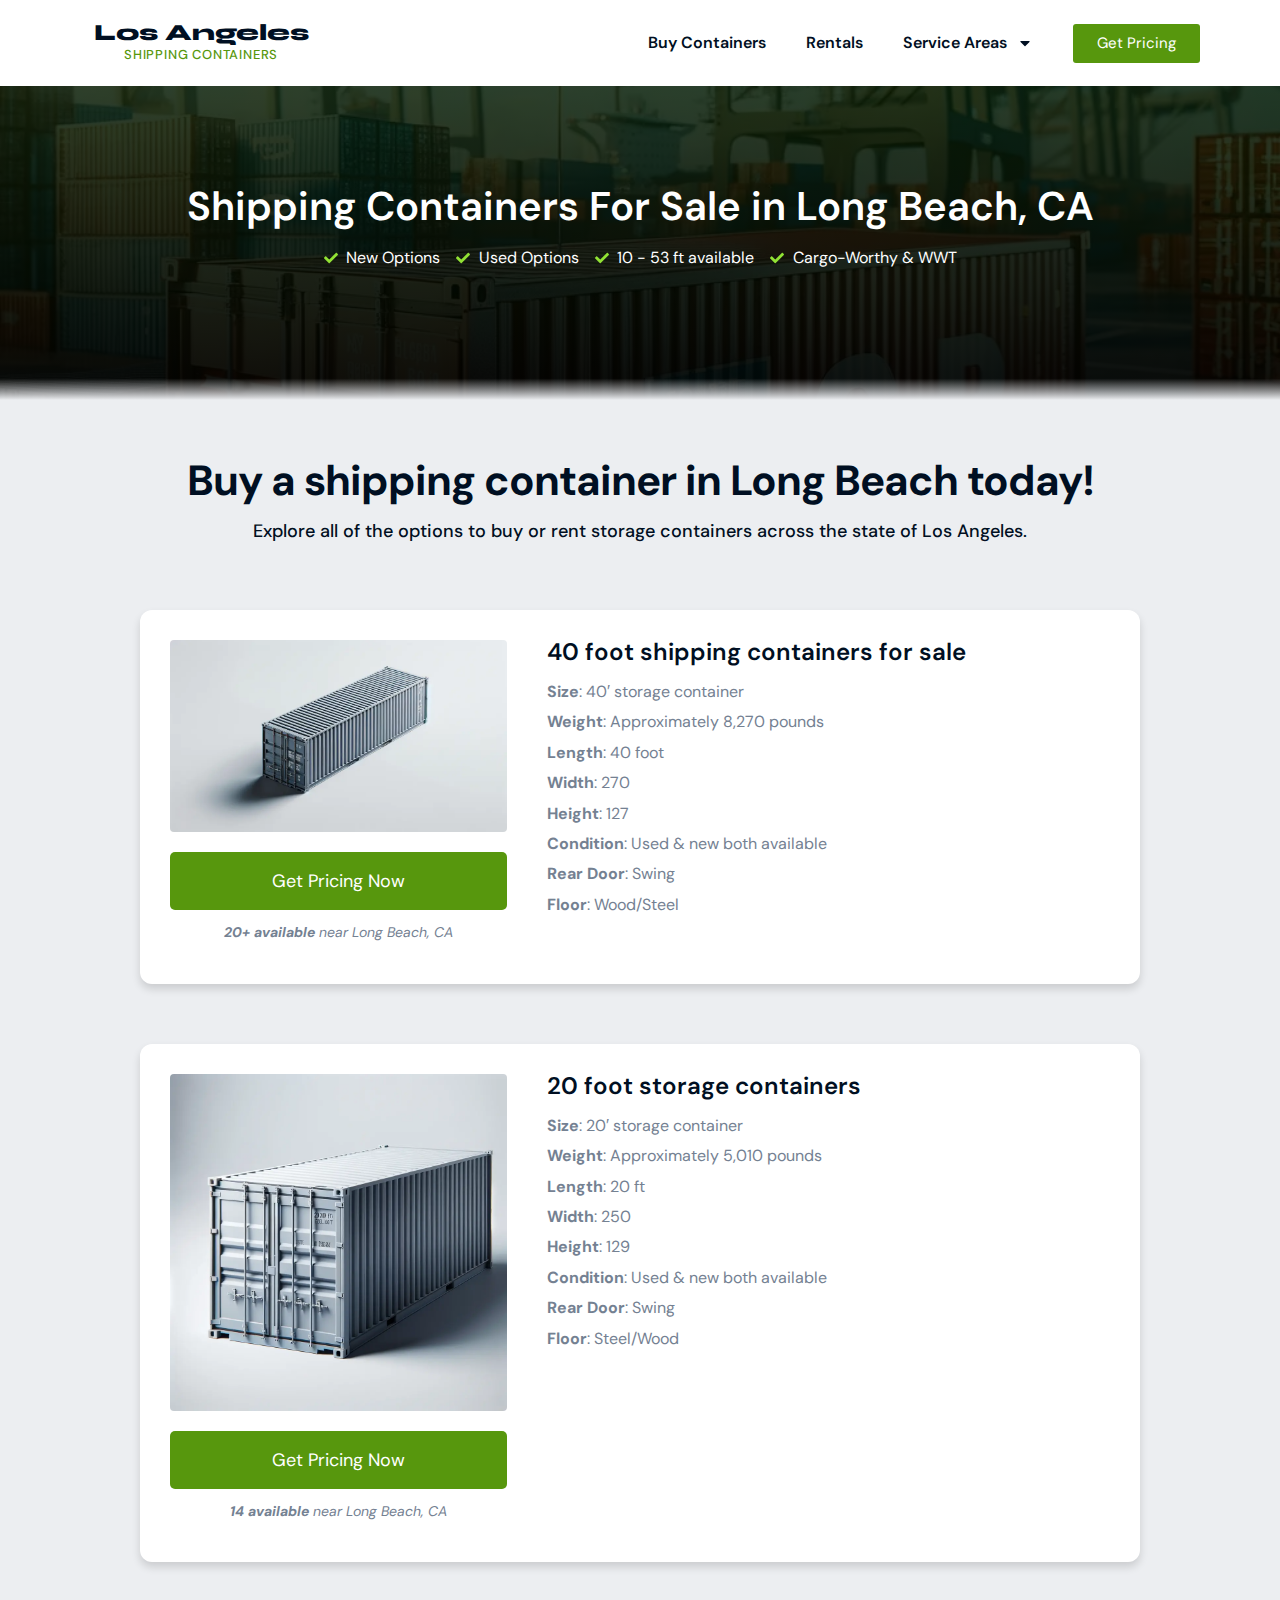
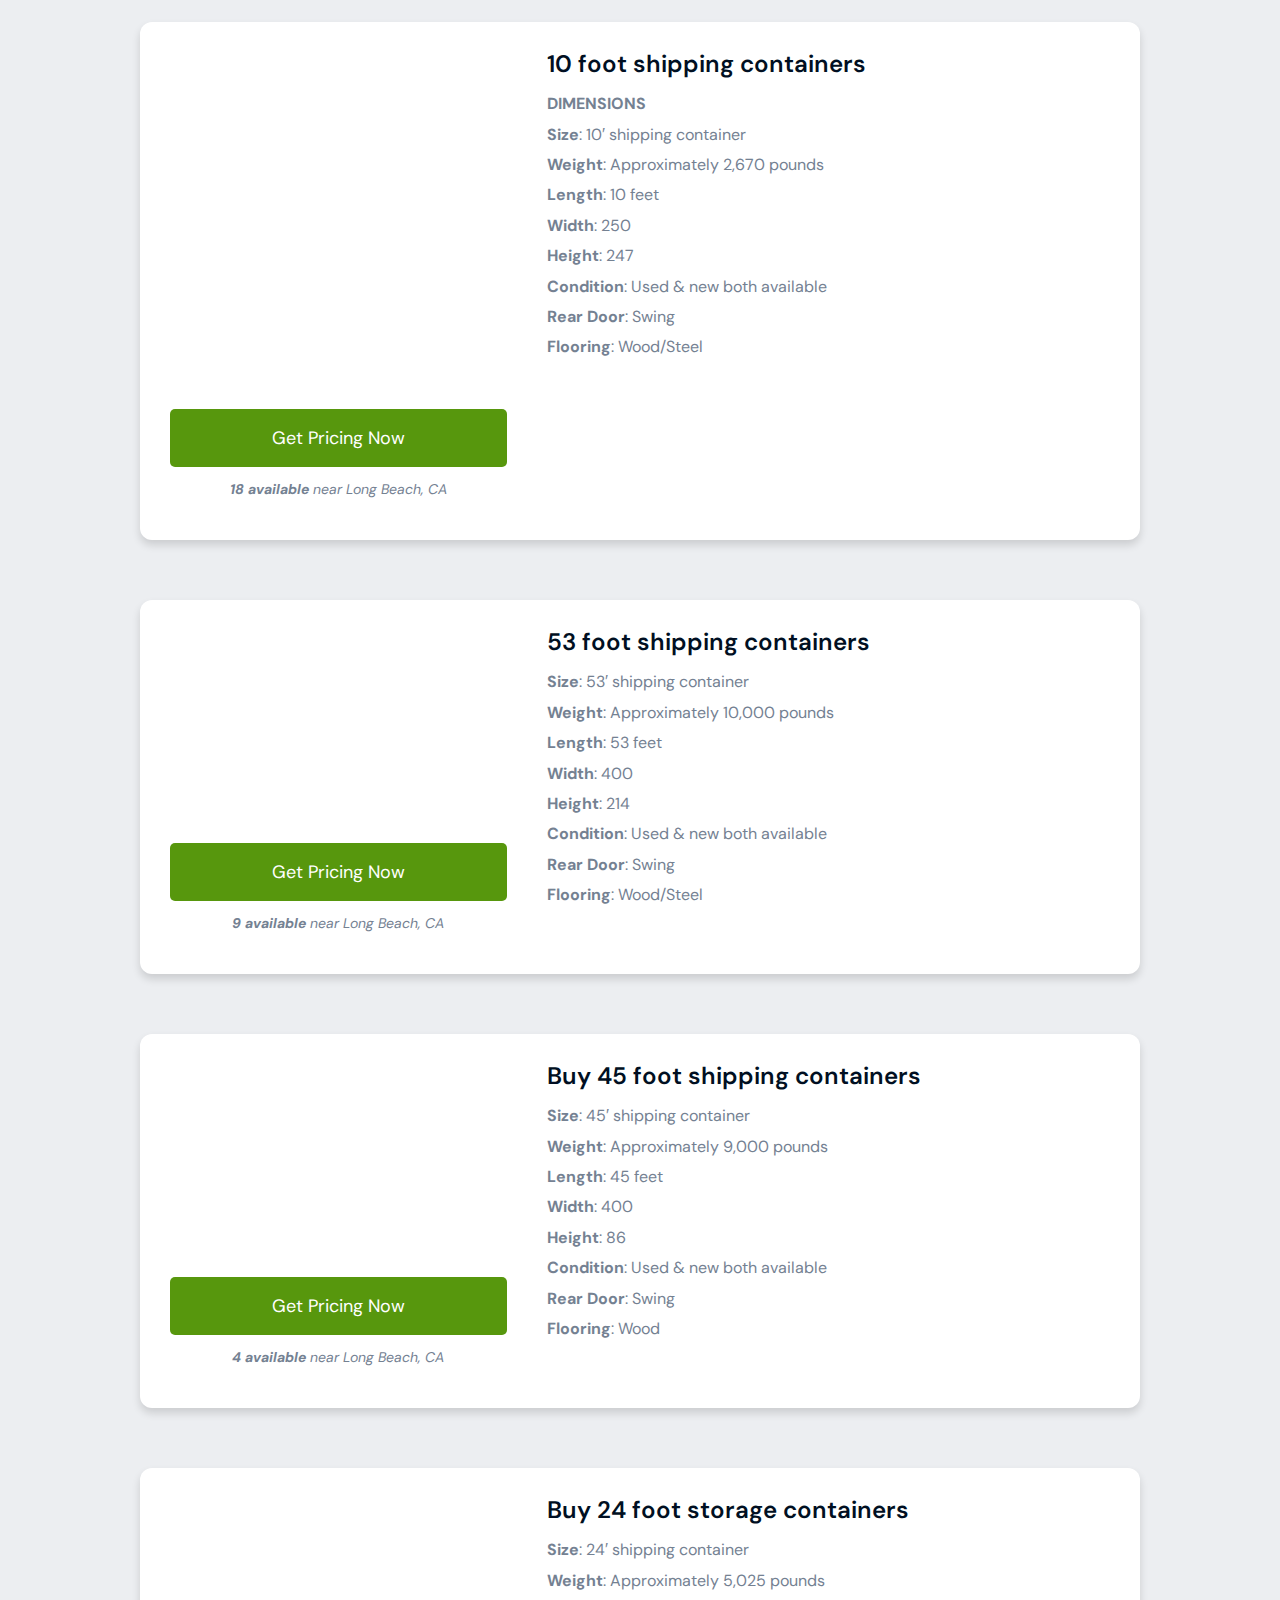
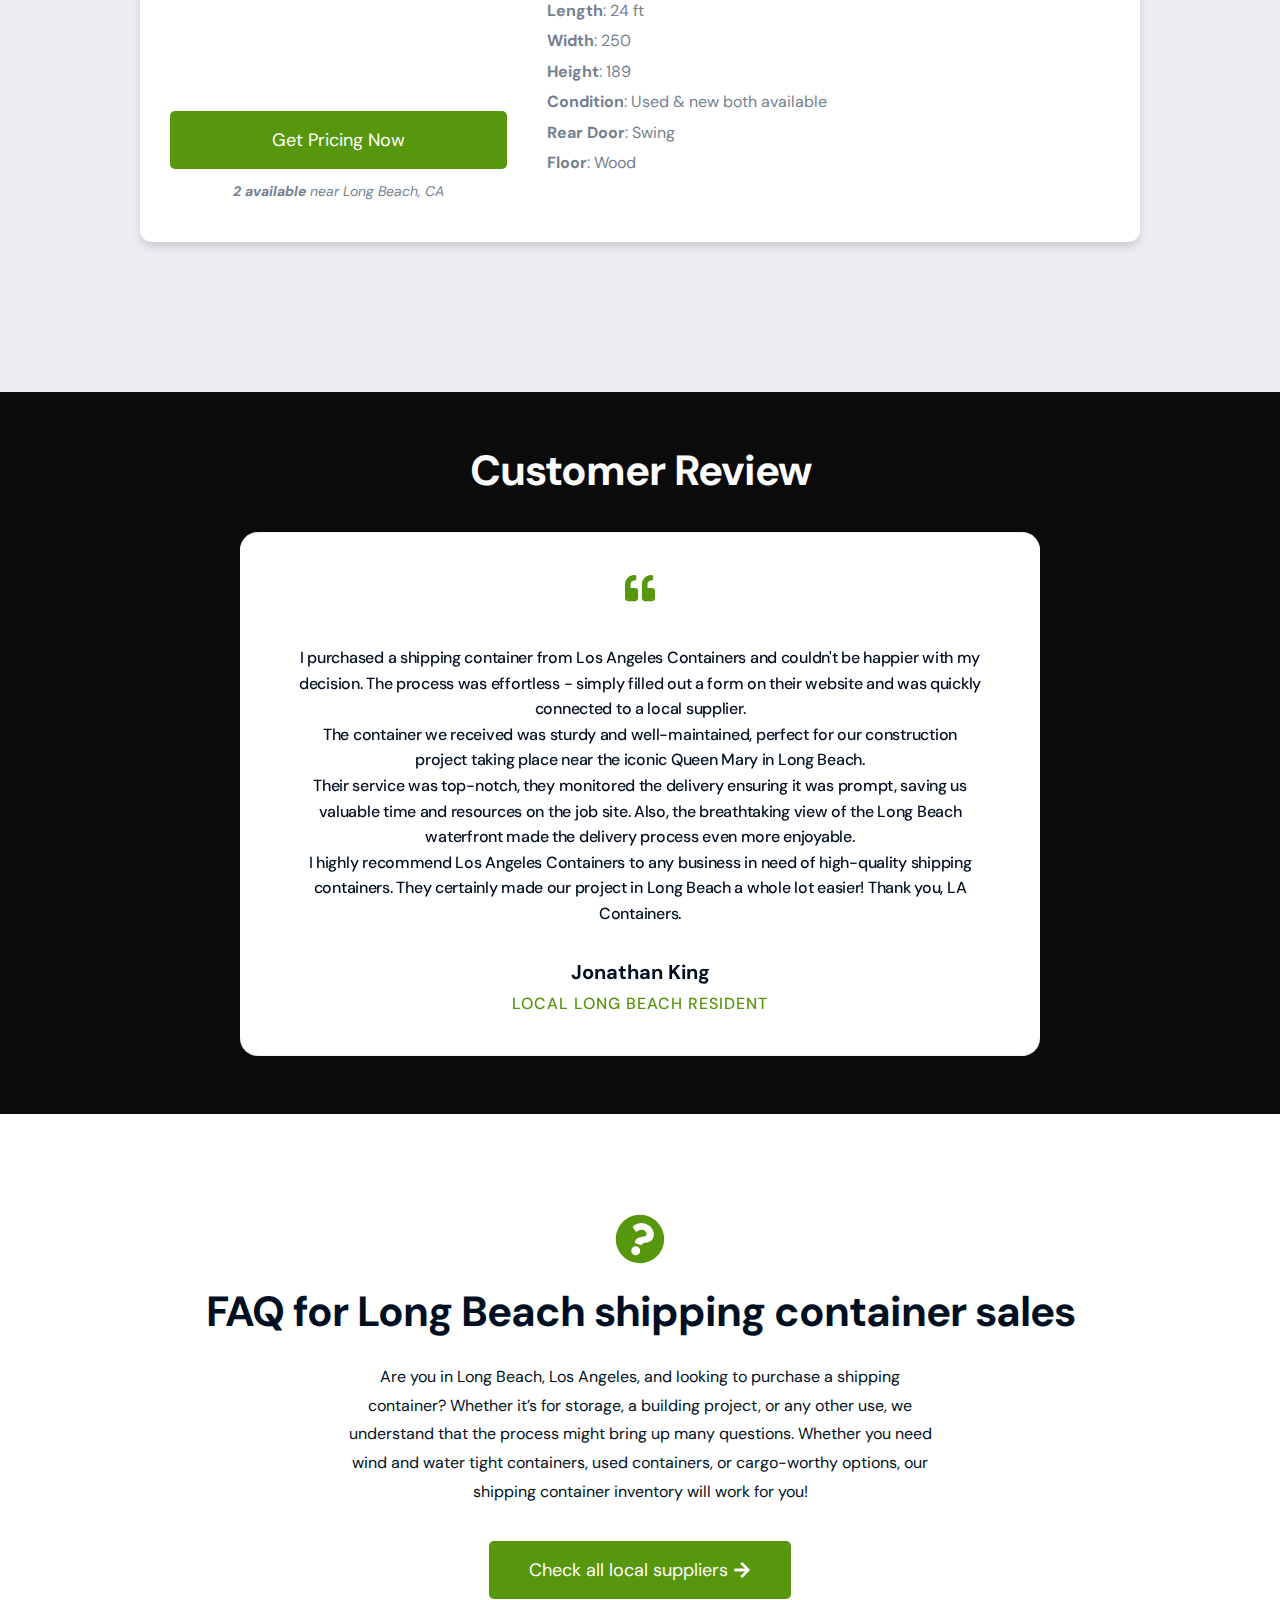
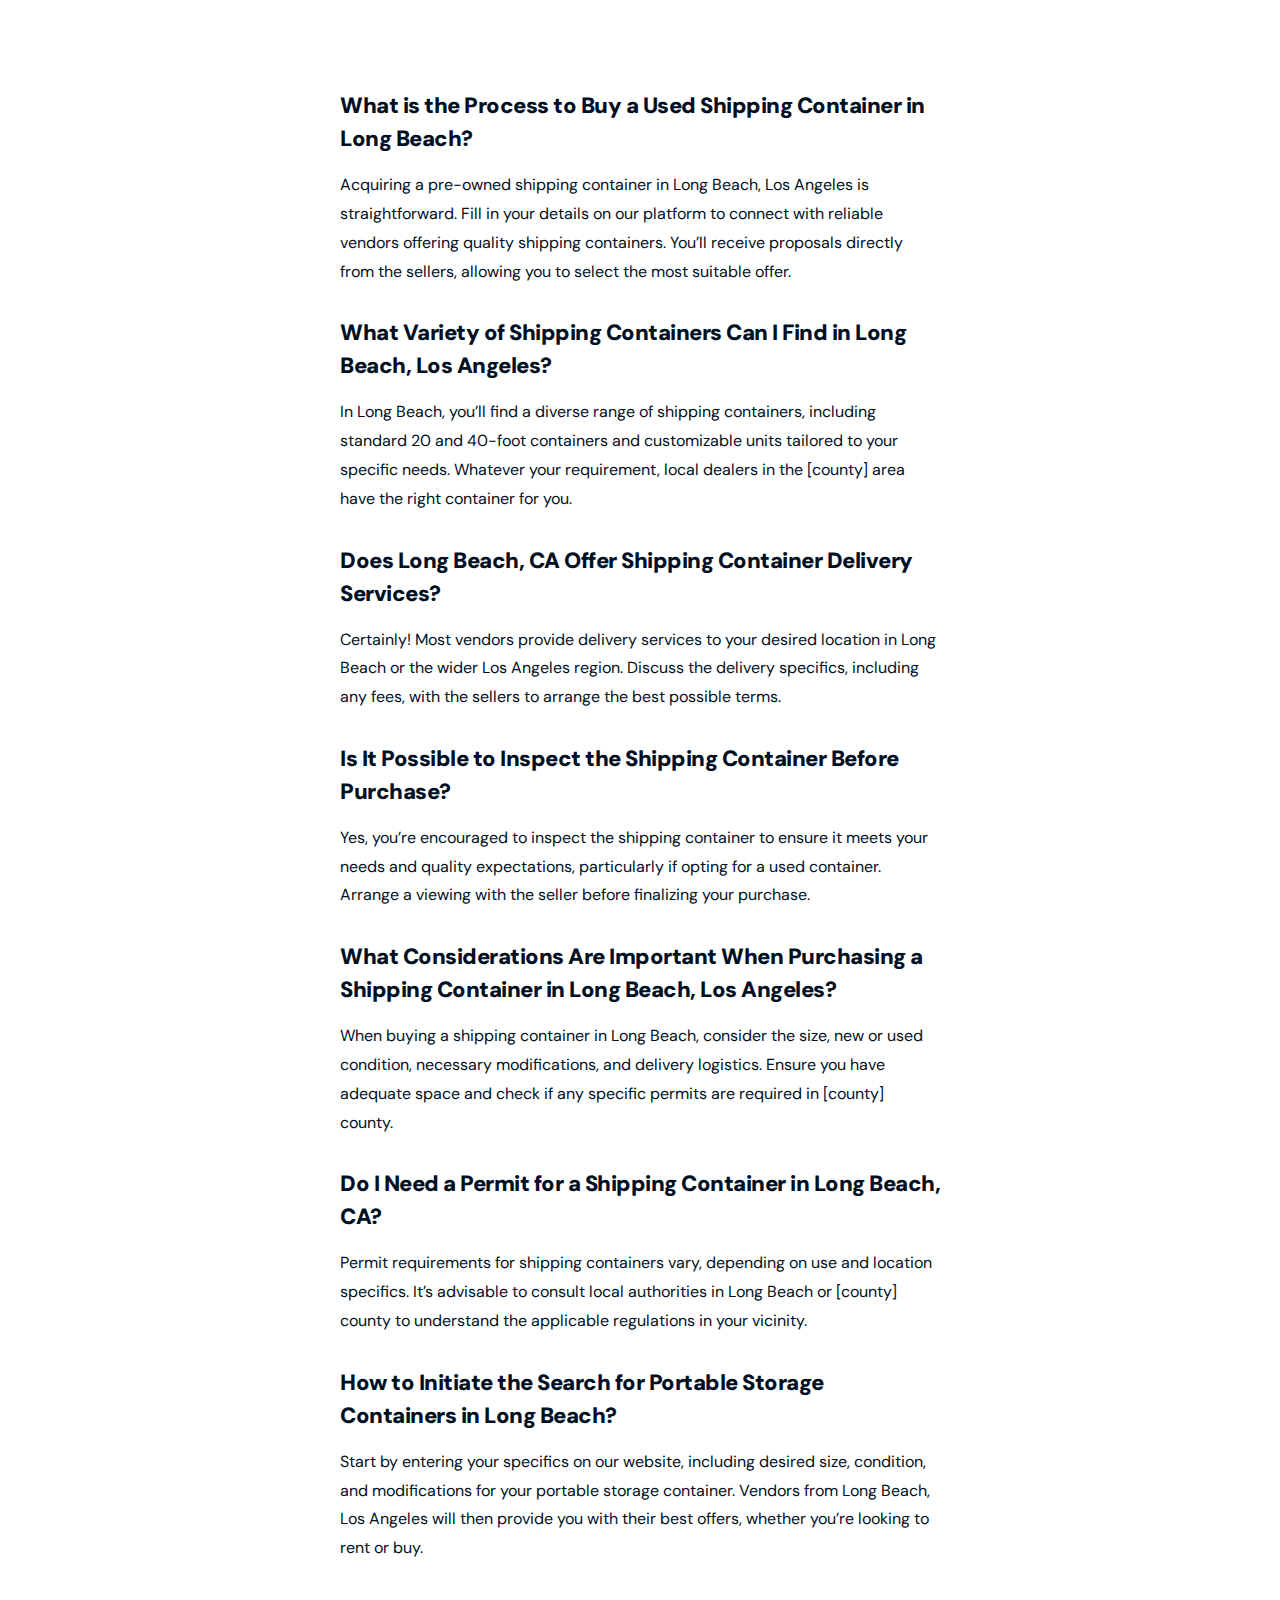
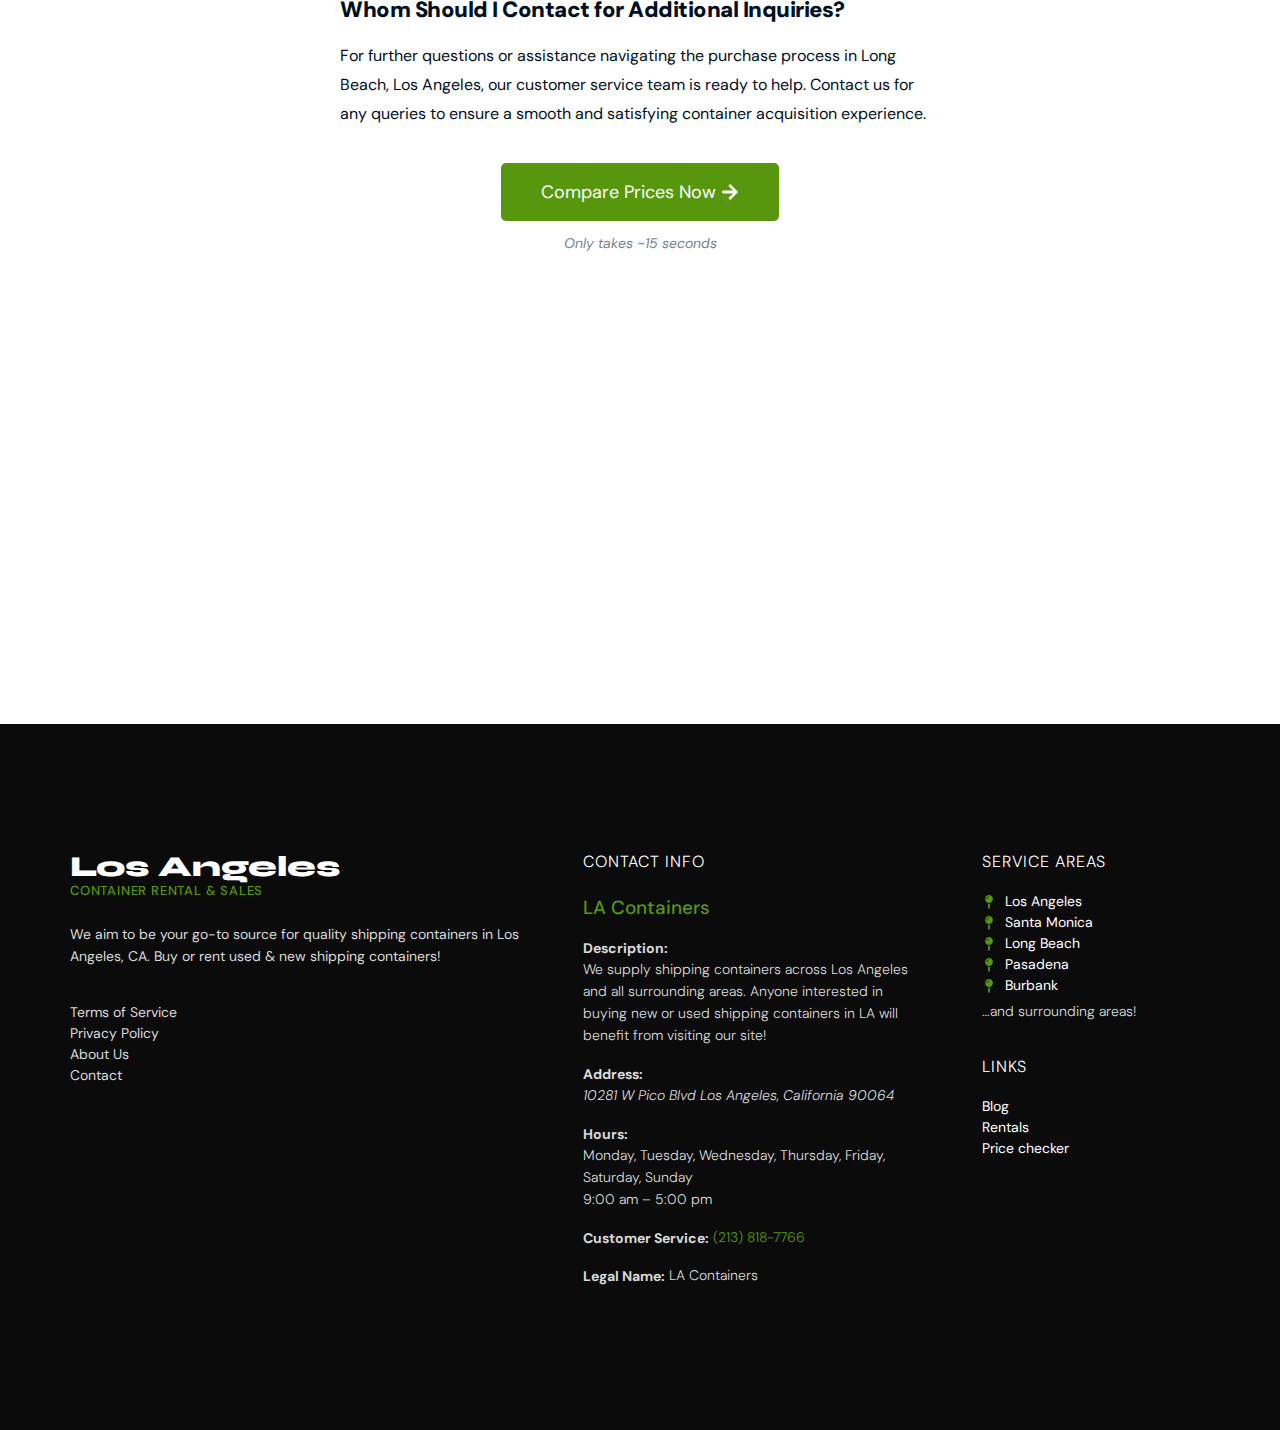
<file: long-beach/index.html>
<!DOCTYPE html>
<html lang="en-US" prefix="og: https://ogp.me/ns#">
<head>
	<meta charset="UTF-8">
	<meta name="viewport" content="width=device-width, initial-scale=1">
	<link rel="profile" href="https://gmpg.org/xfn/11">
		<style>img:is([sizes="auto" i], [sizes^="auto," i]) { contain-intrinsic-size: 3000px 1500px }</style>
	
<!-- Search Engine Optimization by Rank Math - https://rankmath.com/ -->
<title>Shipping Containers For Sale in Long Beach, CA - LA Containers</title>
<meta name="description" content="20+ available near ,">
<meta name="robots" content="follow, index, max-snippet:-1, max-video-preview:-1, max-image-preview:large">
<meta property="og:locale" content="en_US">
<meta property="og:type" content="article">
<meta property="og:title" content="Shipping Containers For Sale in Long Beach, CA - LA Containers">
<meta property="og:description" content="20+ available near ,">
<meta property="og:site_name" content="LA Containers">
<meta property="og:updated_time" content="2025-05-20T17:51:53+00:00">
<meta property="og:image" content="/wp-content/uploads/2025/02/40-shipping-containers-1024x585.webp">
<meta property="og:image:secure_url" content="/wp-content/uploads/2025/02/40-shipping-containers-1024x585.webp">
<meta property="og:image:alt" content="Shipping Containers For Sale in [neighbor2], [stateid]">
<meta name="twitter:card" content="summary_large_image">
<meta name="twitter:title" content="Shipping Containers For Sale in Long Beach, CA - LA Containers">
<meta name="twitter:description" content="20+ available near ,">
<meta name="twitter:image" content="/wp-content/uploads/2025/02/40-shipping-containers-1024x585.webp">
<meta name="twitter:label1" content="Time to read">
<meta name="twitter:data1" content="3 minutes">
<!-- /Rank Math WordPress SEO plugin -->

<link rel="alternate" type="application/rss+xml" title="LA Containers &raquo; Feed" href="/feed/">
<link rel="alternate" type="application/rss+xml" title="LA Containers &raquo; Comments Feed" href="/comments/feed/">
<script>
window._wpemojiSettings = {"baseUrl":"https:\/\/s.w.org\/images\/core\/emoji\/15.1.0\/72x72\/","ext":".png","svgUrl":"https:\/\/s.w.org\/images\/core\/emoji\/15.1.0\/svg\/","svgExt":".svg","source":{"concatemoji":"\/wp-includes\/js\/wp-emoji-release.min.js?ver=6.8.1"}};
/*! This file is auto-generated */
!function(i,n){var o,s,e;function c(e){try{var t={supportTests:e,timestamp:(new Date).valueOf()};sessionStorage.setItem(o,JSON.stringify(t))}catch(e){}}function p(e,t,n){e.clearRect(0,0,e.canvas.width,e.canvas.height),e.fillText(t,0,0);var t=new Uint32Array(e.getImageData(0,0,e.canvas.width,e.canvas.height).data),r=(e.clearRect(0,0,e.canvas.width,e.canvas.height),e.fillText(n,0,0),new Uint32Array(e.getImageData(0,0,e.canvas.width,e.canvas.height).data));return t.every(function(e,t){return e===r[t]})}function u(e,t,n){switch(t){case"flag":return n(e,"🏳️‍⚧️","🏳️​⚧️")?!1:!n(e,"🇺🇳","🇺​🇳")&&!n(e,"🏴󠁧󠁢󠁥󠁮󠁧󠁿","🏴​󠁧​󠁢​󠁥​󠁮​󠁧​󠁿");case"emoji":return!n(e,"🐦‍🔥","🐦​🔥")}return!1}function f(e,t,n){var r="undefined"!=typeof WorkerGlobalScope&&self instanceof WorkerGlobalScope?new OffscreenCanvas(300,150):i.createElement("canvas"),a=r.getContext("2d",{willReadFrequently:!0}),o=(a.textBaseline="top",a.font="600 32px Arial",{});return e.forEach(function(e){o[e]=t(a,e,n)}),o}function t(e){var t=i.createElement("script");t.src=e,t.defer=!0,i.head.appendChild(t)}"undefined"!=typeof Promise&&(o="wpEmojiSettingsSupports",s=["flag","emoji"],n.supports={everything:!0,everythingExceptFlag:!0},e=new Promise(function(e){i.addEventListener("DOMContentLoaded",e,{once:!0})}),new Promise(function(t){var n=function(){try{var e=JSON.parse(sessionStorage.getItem(o));if("object"==typeof e&&"number"==typeof e.timestamp&&(new Date).valueOf()<e.timestamp+604800&&"object"==typeof e.supportTests)return e.supportTests}catch(e){}return null}();if(!n){if("undefined"!=typeof Worker&&"undefined"!=typeof OffscreenCanvas&&"undefined"!=typeof URL&&URL.createObjectURL&&"undefined"!=typeof Blob)try{var e="postMessage("+f.toString()+"("+[JSON.stringify(s),u.toString(),p.toString()].join(",")+"));",r=new Blob([e],{type:"text/javascript"}),a=new Worker(URL.createObjectURL(r),{name:"wpTestEmojiSupports"});return void(a.onmessage=function(e){c(n=e.data),a.terminate(),t(n)})}catch(e){}c(n=f(s,u,p))}t(n)}).then(function(e){for(var t in e)n.supports[t]=e[t],n.supports.everything=n.supports.everything&&n.supports[t],"flag"!==t&&(n.supports.everythingExceptFlag=n.supports.everythingExceptFlag&&n.supports[t]);n.supports.everythingExceptFlag=n.supports.everythingExceptFlag&&!n.supports.flag,n.DOMReady=!1,n.readyCallback=function(){n.DOMReady=!0}}).then(function(){return e}).then(function(){var e;n.supports.everything||(n.readyCallback(),(e=n.source||{}).concatemoji?t(e.concatemoji):e.wpemoji&&e.twemoji&&(t(e.twemoji),t(e.wpemoji)))}))}((window,document),window._wpemojiSettings);
</script>
<style id="wp-emoji-styles-inline-css">img.wp-smiley, img.emoji {
		display: inline !important;
		border: none !important;
		box-shadow: none !important;
		height: 1em !important;
		width: 1em !important;
		margin: 0 0.07em !important;
		vertical-align: -0.1em !important;
		background: none !important;
		padding: 0 !important;
	}</style>
<style id="global-styles-inline-css">:root{--wp--preset--aspect-ratio--square: 1;--wp--preset--aspect-ratio--4-3: 4/3;--wp--preset--aspect-ratio--3-4: 3/4;--wp--preset--aspect-ratio--3-2: 3/2;--wp--preset--aspect-ratio--2-3: 2/3;--wp--preset--aspect-ratio--16-9: 16/9;--wp--preset--aspect-ratio--9-16: 9/16;--wp--preset--color--black: #000000;--wp--preset--color--cyan-bluish-gray: #abb8c3;--wp--preset--color--white: #ffffff;--wp--preset--color--pale-pink: #f78da7;--wp--preset--color--vivid-red: #cf2e2e;--wp--preset--color--luminous-vivid-orange: #ff6900;--wp--preset--color--luminous-vivid-amber: #fcb900;--wp--preset--color--light-green-cyan: #7bdcb5;--wp--preset--color--vivid-green-cyan: #00d084;--wp--preset--color--pale-cyan-blue: #8ed1fc;--wp--preset--color--vivid-cyan-blue: #0693e3;--wp--preset--color--vivid-purple: #9b51e0;--wp--preset--gradient--vivid-cyan-blue-to-vivid-purple: linear-gradient(135deg,rgba(6,147,227,1) 0%,rgb(155,81,224) 100%);--wp--preset--gradient--light-green-cyan-to-vivid-green-cyan: linear-gradient(135deg,rgb(122,220,180) 0%,rgb(0,208,130) 100%);--wp--preset--gradient--luminous-vivid-amber-to-luminous-vivid-orange: linear-gradient(135deg,rgba(252,185,0,1) 0%,rgba(255,105,0,1) 100%);--wp--preset--gradient--luminous-vivid-orange-to-vivid-red: linear-gradient(135deg,rgba(255,105,0,1) 0%,rgb(207,46,46) 100%);--wp--preset--gradient--very-light-gray-to-cyan-bluish-gray: linear-gradient(135deg,rgb(238,238,238) 0%,rgb(169,184,195) 100%);--wp--preset--gradient--cool-to-warm-spectrum: linear-gradient(135deg,rgb(74,234,220) 0%,rgb(151,120,209) 20%,rgb(207,42,186) 40%,rgb(238,44,130) 60%,rgb(251,105,98) 80%,rgb(254,248,76) 100%);--wp--preset--gradient--blush-light-purple: linear-gradient(135deg,rgb(255,206,236) 0%,rgb(152,150,240) 100%);--wp--preset--gradient--blush-bordeaux: linear-gradient(135deg,rgb(254,205,165) 0%,rgb(254,45,45) 50%,rgb(107,0,62) 100%);--wp--preset--gradient--luminous-dusk: linear-gradient(135deg,rgb(255,203,112) 0%,rgb(199,81,192) 50%,rgb(65,88,208) 100%);--wp--preset--gradient--pale-ocean: linear-gradient(135deg,rgb(255,245,203) 0%,rgb(182,227,212) 50%,rgb(51,167,181) 100%);--wp--preset--gradient--electric-grass: linear-gradient(135deg,rgb(202,248,128) 0%,rgb(113,206,126) 100%);--wp--preset--gradient--midnight: linear-gradient(135deg,rgb(2,3,129) 0%,rgb(40,116,252) 100%);--wp--preset--font-size--small: 13px;--wp--preset--font-size--medium: 20px;--wp--preset--font-size--large: 36px;--wp--preset--font-size--x-large: 42px;--wp--preset--spacing--20: 0.44rem;--wp--preset--spacing--30: 0.67rem;--wp--preset--spacing--40: 1rem;--wp--preset--spacing--50: 1.5rem;--wp--preset--spacing--60: 2.25rem;--wp--preset--spacing--70: 3.38rem;--wp--preset--spacing--80: 5.06rem;--wp--preset--shadow--natural: 6px 6px 9px rgba(0, 0, 0, 0.2);--wp--preset--shadow--deep: 12px 12px 50px rgba(0, 0, 0, 0.4);--wp--preset--shadow--sharp: 6px 6px 0px rgba(0, 0, 0, 0.2);--wp--preset--shadow--outlined: 6px 6px 0px -3px rgba(255, 255, 255, 1), 6px 6px rgba(0, 0, 0, 1);--wp--preset--shadow--crisp: 6px 6px 0px rgba(0, 0, 0, 1);}:root { --wp--style--global--content-size: 800px;--wp--style--global--wide-size: 1200px; }:where(body) { margin: 0; }.wp-site-blocks > .alignleft { float: left; margin-right: 2em; }.wp-site-blocks > .alignright { float: right; margin-left: 2em; }.wp-site-blocks > .aligncenter { justify-content: center; margin-left: auto; margin-right: auto; }:where(.wp-site-blocks) > * { margin-block-start: 24px; margin-block-end: 0; }:where(.wp-site-blocks) > :first-child { margin-block-start: 0; }:where(.wp-site-blocks) > :last-child { margin-block-end: 0; }:root { --wp--style--block-gap: 24px; }:root :where(.is-layout-flow) > :first-child{margin-block-start: 0;}:root :where(.is-layout-flow) > :last-child{margin-block-end: 0;}:root :where(.is-layout-flow) > *{margin-block-start: 24px;margin-block-end: 0;}:root :where(.is-layout-constrained) > :first-child{margin-block-start: 0;}:root :where(.is-layout-constrained) > :last-child{margin-block-end: 0;}:root :where(.is-layout-constrained) > *{margin-block-start: 24px;margin-block-end: 0;}:root :where(.is-layout-flex){gap: 24px;}:root :where(.is-layout-grid){gap: 24px;}.is-layout-flow > .alignleft{float: left;margin-inline-start: 0;margin-inline-end: 2em;}.is-layout-flow > .alignright{float: right;margin-inline-start: 2em;margin-inline-end: 0;}.is-layout-flow > .aligncenter{margin-left: auto !important;margin-right: auto !important;}.is-layout-constrained > .alignleft{float: left;margin-inline-start: 0;margin-inline-end: 2em;}.is-layout-constrained > .alignright{float: right;margin-inline-start: 2em;margin-inline-end: 0;}.is-layout-constrained > .aligncenter{margin-left: auto !important;margin-right: auto !important;}.is-layout-constrained > :where(:not(.alignleft):not(.alignright):not(.alignfull)){max-width: var(--wp--style--global--content-size);margin-left: auto !important;margin-right: auto !important;}.is-layout-constrained > .alignwide{max-width: var(--wp--style--global--wide-size);}body .is-layout-flex{display: flex;}.is-layout-flex{flex-wrap: wrap;align-items: center;}.is-layout-flex > :is(*, div){margin: 0;}body .is-layout-grid{display: grid;}.is-layout-grid > :is(*, div){margin: 0;}body{padding-top: 0px;padding-right: 0px;padding-bottom: 0px;padding-left: 0px;}a:where(:not(.wp-element-button)){text-decoration: underline;}:root :where(.wp-element-button, .wp-block-button__link){background-color: #32373c;border-width: 0;color: #fff;font-family: inherit;font-size: inherit;line-height: inherit;padding: calc(0.667em + 2px) calc(1.333em + 2px);text-decoration: none;}.has-black-color{color: var(--wp--preset--color--black) !important;}.has-cyan-bluish-gray-color{color: var(--wp--preset--color--cyan-bluish-gray) !important;}.has-white-color{color: var(--wp--preset--color--white) !important;}.has-pale-pink-color{color: var(--wp--preset--color--pale-pink) !important;}.has-vivid-red-color{color: var(--wp--preset--color--vivid-red) !important;}.has-luminous-vivid-orange-color{color: var(--wp--preset--color--luminous-vivid-orange) !important;}.has-luminous-vivid-amber-color{color: var(--wp--preset--color--luminous-vivid-amber) !important;}.has-light-green-cyan-color{color: var(--wp--preset--color--light-green-cyan) !important;}.has-vivid-green-cyan-color{color: var(--wp--preset--color--vivid-green-cyan) !important;}.has-pale-cyan-blue-color{color: var(--wp--preset--color--pale-cyan-blue) !important;}.has-vivid-cyan-blue-color{color: var(--wp--preset--color--vivid-cyan-blue) !important;}.has-vivid-purple-color{color: var(--wp--preset--color--vivid-purple) !important;}.has-black-background-color{background-color: var(--wp--preset--color--black) !important;}.has-cyan-bluish-gray-background-color{background-color: var(--wp--preset--color--cyan-bluish-gray) !important;}.has-white-background-color{background-color: var(--wp--preset--color--white) !important;}.has-pale-pink-background-color{background-color: var(--wp--preset--color--pale-pink) !important;}.has-vivid-red-background-color{background-color: var(--wp--preset--color--vivid-red) !important;}.has-luminous-vivid-orange-background-color{background-color: var(--wp--preset--color--luminous-vivid-orange) !important;}.has-luminous-vivid-amber-background-color{background-color: var(--wp--preset--color--luminous-vivid-amber) !important;}.has-light-green-cyan-background-color{background-color: var(--wp--preset--color--light-green-cyan) !important;}.has-vivid-green-cyan-background-color{background-color: var(--wp--preset--color--vivid-green-cyan) !important;}.has-pale-cyan-blue-background-color{background-color: var(--wp--preset--color--pale-cyan-blue) !important;}.has-vivid-cyan-blue-background-color{background-color: var(--wp--preset--color--vivid-cyan-blue) !important;}.has-vivid-purple-background-color{background-color: var(--wp--preset--color--vivid-purple) !important;}.has-black-border-color{border-color: var(--wp--preset--color--black) !important;}.has-cyan-bluish-gray-border-color{border-color: var(--wp--preset--color--cyan-bluish-gray) !important;}.has-white-border-color{border-color: var(--wp--preset--color--white) !important;}.has-pale-pink-border-color{border-color: var(--wp--preset--color--pale-pink) !important;}.has-vivid-red-border-color{border-color: var(--wp--preset--color--vivid-red) !important;}.has-luminous-vivid-orange-border-color{border-color: var(--wp--preset--color--luminous-vivid-orange) !important;}.has-luminous-vivid-amber-border-color{border-color: var(--wp--preset--color--luminous-vivid-amber) !important;}.has-light-green-cyan-border-color{border-color: var(--wp--preset--color--light-green-cyan) !important;}.has-vivid-green-cyan-border-color{border-color: var(--wp--preset--color--vivid-green-cyan) !important;}.has-pale-cyan-blue-border-color{border-color: var(--wp--preset--color--pale-cyan-blue) !important;}.has-vivid-cyan-blue-border-color{border-color: var(--wp--preset--color--vivid-cyan-blue) !important;}.has-vivid-purple-border-color{border-color: var(--wp--preset--color--vivid-purple) !important;}.has-vivid-cyan-blue-to-vivid-purple-gradient-background{background: var(--wp--preset--gradient--vivid-cyan-blue-to-vivid-purple) !important;}.has-light-green-cyan-to-vivid-green-cyan-gradient-background{background: var(--wp--preset--gradient--light-green-cyan-to-vivid-green-cyan) !important;}.has-luminous-vivid-amber-to-luminous-vivid-orange-gradient-background{background: var(--wp--preset--gradient--luminous-vivid-amber-to-luminous-vivid-orange) !important;}.has-luminous-vivid-orange-to-vivid-red-gradient-background{background: var(--wp--preset--gradient--luminous-vivid-orange-to-vivid-red) !important;}.has-very-light-gray-to-cyan-bluish-gray-gradient-background{background: var(--wp--preset--gradient--very-light-gray-to-cyan-bluish-gray) !important;}.has-cool-to-warm-spectrum-gradient-background{background: var(--wp--preset--gradient--cool-to-warm-spectrum) !important;}.has-blush-light-purple-gradient-background{background: var(--wp--preset--gradient--blush-light-purple) !important;}.has-blush-bordeaux-gradient-background{background: var(--wp--preset--gradient--blush-bordeaux) !important;}.has-luminous-dusk-gradient-background{background: var(--wp--preset--gradient--luminous-dusk) !important;}.has-pale-ocean-gradient-background{background: var(--wp--preset--gradient--pale-ocean) !important;}.has-electric-grass-gradient-background{background: var(--wp--preset--gradient--electric-grass) !important;}.has-midnight-gradient-background{background: var(--wp--preset--gradient--midnight) !important;}.has-small-font-size{font-size: var(--wp--preset--font-size--small) !important;}.has-medium-font-size{font-size: var(--wp--preset--font-size--medium) !important;}.has-large-font-size{font-size: var(--wp--preset--font-size--large) !important;}.has-x-large-font-size{font-size: var(--wp--preset--font-size--x-large) !important;}
:root :where(.wp-block-pullquote){font-size: 1.5em;line-height: 1.6;}</style>
<link rel="stylesheet" id="hello-elementor-css" href="/wp-content/themes/hello-elementor/style.min.css?ver=3.3.0" media="all">
<link rel="stylesheet" id="hello-elementor-theme-style-css" href="/wp-content/themes/hello-elementor/theme.min.css?ver=3.3.0" media="all">
<link rel="stylesheet" id="hello-elementor-header-footer-css" href="/wp-content/themes/hello-elementor/header-footer.min.css?ver=3.3.0" media="all">
<link rel="stylesheet" id="elementor-frontend-css" href="/wp-content/plugins/elementor/assets/css/frontend.min.css?ver=3.29.0" media="all">
<link rel="stylesheet" id="elementor-post-202-css" href="/wp-content/uploads/elementor/css/post-202.css?ver=1747763572" media="all">
<link rel="stylesheet" id="widget-heading-css" href="/wp-content/plugins/elementor/assets/css/widget-heading.min.css?ver=3.29.0" media="all">
<link rel="stylesheet" id="e-motion-fx-css" href="/wp-content/plugins/elementor-pro/assets/css/modules/motion-fx.min.css?ver=3.29.0" media="all">
<link rel="stylesheet" id="widget-nav-menu-css" href="/wp-content/plugins/elementor-pro/assets/css/widget-nav-menu.min.css?ver=3.29.0" media="all">
<link rel="stylesheet" id="widget-icon-list-css" href="/wp-content/plugins/elementor/assets/css/widget-icon-list.min.css?ver=3.29.0" media="all">
<link rel="stylesheet" id="widget-image-css" href="/wp-content/plugins/elementor/assets/css/widget-image.min.css?ver=3.29.0" media="all">
<link rel="stylesheet" id="swiper-css" href="/wp-content/plugins/elementor/assets/lib/swiper/v8/css/swiper.min.css?ver=8.4.5" media="all">
<link rel="stylesheet" id="e-swiper-css" href="/wp-content/plugins/elementor/assets/css/conditionals/e-swiper.min.css?ver=3.29.0" media="all">
<link rel="stylesheet" id="widget-testimonial-carousel-css" href="/wp-content/plugins/elementor-pro/assets/css/widget-testimonial-carousel.min.css?ver=3.29.0" media="all">
<link rel="stylesheet" id="widget-carousel-module-base-css" href="/wp-content/plugins/elementor-pro/assets/css/widget-carousel-module-base.min.css?ver=3.29.0" media="all">
<link rel="stylesheet" id="widget-google_maps-css" href="/wp-content/plugins/elementor/assets/css/widget-google_maps.min.css?ver=3.29.0" media="all">
<link rel="stylesheet" id="elementor-post-232-css" href="/wp-content/uploads/elementor/css/post-232.css?ver=1747763785" media="all">
<link rel="stylesheet" id="elementor-post-218-css" href="/wp-content/uploads/elementor/css/post-218.css?ver=1747763572" media="all">
<link rel="stylesheet" id="elementor-post-211-css" href="/wp-content/uploads/elementor/css/post-211.css?ver=1747763572" media="all">
<link rel="stylesheet" id="elementor-gf-local-dmsans-css" href="/wp-content/uploads/elementor/google-fonts/css/dmsans.css?ver=1747763571" media="all">
<link rel="stylesheet" id="elementor-gf-local-syne-css" href="/wp-content/uploads/elementor/google-fonts/css/syne.css?ver=1747763571" media="all">
<script src="/wp-includes/js/jquery/jquery.min.js?ver=3.7.1" id="jquery-core-js"></script>
<script src="/wp-includes/js/jquery/jquery-migrate.min.js?ver=3.4.1" id="jquery-migrate-js"></script>
<link rel="https://api.w.org/" href="/wp-json/">
<link rel="alternate" title="JSON" type="application/json" href="/wp-json/wp/v2/pages/232">
<link rel="EditURI" type="application/rsd+xml" title="RSD" href="/xmlrpc.php?rsd">
<meta name="generator" content="WordPress 6.8.1">
<link rel="shortlink" href="/?p=232">
<link rel="alternate" title="oEmbed (JSON)" type="application/json+oembed" href="/wp-json/oembed/1.0/embed?url=https%3A%2F%2F%2Flong-beach%2F">
<link rel="alternate" title="oEmbed (XML)" type="text/xml+oembed" href="/wp-json/oembed/1.0/embed?url=https%3A%2F%2F%2Flong-beach%2F#038;format=xml">
<script async defer src="https://app.visitortracking.com/assets/js/tracer.js"></script>
<script>function init_tracer() { 
   var tracer = new Tracer({  
   websiteId : "c81d522c-b5e9-4eab-986d-80dae88e73f7",  
   async : true, 
   debug : false }); 
 }</script><meta name="generator" content="Elementor 3.29.0; features: e_font_icon_svg, additional_custom_breakpoints, e_local_google_fonts, e_element_cache; settings: css_print_method-external, google_font-enabled, font_display-swap">
			<style>.e-con.e-parent:nth-of-type(n+4):not(.e-lazyloaded):not(.e-no-lazyload),
				.e-con.e-parent:nth-of-type(n+4):not(.e-lazyloaded):not(.e-no-lazyload) * {
					background-image: none !important;
				}
				@media screen and (max-height: 1024px) {
					.e-con.e-parent:nth-of-type(n+3):not(.e-lazyloaded):not(.e-no-lazyload),
					.e-con.e-parent:nth-of-type(n+3):not(.e-lazyloaded):not(.e-no-lazyload) * {
						background-image: none !important;
					}
				}
				@media screen and (max-height: 640px) {
					.e-con.e-parent:nth-of-type(n+2):not(.e-lazyloaded):not(.e-no-lazyload),
					.e-con.e-parent:nth-of-type(n+2):not(.e-lazyloaded):not(.e-no-lazyload) * {
						background-image: none !important;
					}
				}</style>
			<link rel="icon" href="/wp-content/uploads/2025/02/cropped-cropped-shipping-containers-32x32.webp" sizes="32x32">
<link rel="icon" href="/wp-content/uploads/2025/02/cropped-cropped-shipping-containers-192x192.webp" sizes="192x192">
<link rel="apple-touch-icon" href="/wp-content/uploads/2025/02/cropped-cropped-shipping-containers-180x180.webp">
<meta name="msapplication-TileImage" content="/wp-content/uploads/2025/02/cropped-cropped-shipping-containers-270x270.webp">
</head>
<body class="wp-singular page-template page-template-elementor_header_footer page page-id-232 wp-custom-logo wp-embed-responsive wp-theme-hello-elementor eio-default theme-default elementor-default elementor-template-full-width elementor-kit-202 elementor-page elementor-page-232">


<a class="skip-link screen-reader-text" href="#content">Skip to content</a>

		<div data-elementor-type="header" data-elementor-id="218" class="elementor elementor-218 elementor-location-header" data-elementor-post-type="elementor_library">
			<div class="elementor-element elementor-element-1186abfa e-flex e-con-boxed e-con e-parent" data-id="1186abfa" data-element_type="container">
					<div class="e-con-inner">
		<div class="elementor-element elementor-element-196821e2 e-con-full e-flex e-con e-child" data-id="196821e2" data-element_type="container">
				<div class="elementor-element elementor-element-2167f19d elementor-widget elementor-widget-heading" data-id="2167f19d" data-element_type="widget" data-widget_type="heading.default">
				<div class="elementor-widget-container">
					<span class="elementor-heading-title elementor-size-default"><a href="/">Los Angeles</a></span>				</div>
				</div>
				<div class="elementor-element elementor-element-6b9f8bdc elementor-widget elementor-widget-heading" data-id="6b9f8bdc" data-element_type="widget" data-widget_type="heading.default">
				<div class="elementor-widget-container">
					<span class="elementor-heading-title elementor-size-default"><a href="/">Shipping Containers</a></span>				</div>
				</div>
				<div class="elementor-element elementor-element-2d8d8766 elementor-align-justify elementor-mobile-align-justify elementor-widget-mobile__width-inherit elementor-fixed elementor-hidden-desktop elementor-hidden-tablet elementor-widget elementor-widget-button" data-id="2d8d8766" data-element_type="widget" data-settings="{&quot;_position&quot;:&quot;fixed&quot;,&quot;motion_fx_motion_fx_scrolling&quot;:&quot;yes&quot;,&quot;motion_fx_translateY_effect&quot;:&quot;yes&quot;,&quot;motion_fx_translateY_affectedRange&quot;:{&quot;unit&quot;:&quot;%&quot;,&quot;size&quot;:&quot;&quot;,&quot;sizes&quot;:{&quot;start&quot;:0,&quot;end&quot;:50}},&quot;motion_fx_translateY_speed&quot;:{&quot;unit&quot;:&quot;px&quot;,&quot;size&quot;:4,&quot;sizes&quot;:[]},&quot;motion_fx_devices&quot;:[&quot;desktop&quot;,&quot;tablet&quot;,&quot;mobile&quot;]}" data-widget_type="button.default">
				<div class="elementor-widget-container">
									<div class="elementor-button-wrapper">
					<a class="elementor-button elementor-button-link elementor-size-lg" href="/compare-pricing/">
						<span class="elementor-button-content-wrapper">
									<span class="elementor-button-text">Check Local Prices</span>
					</span>
					</a>
				</div>
								</div>
				</div>
				</div>
		<div class="elementor-element elementor-element-6989f3a2 e-con-full elementor-hidden-mobile e-flex e-con e-child" data-id="6989f3a2" data-element_type="container">
				<div class="elementor-element elementor-element-304bda76 elementor-nav-menu__align-end elementor-nav-menu--stretch elementor-nav-menu--dropdown-tablet elementor-nav-menu__text-align-aside elementor-nav-menu--toggle elementor-nav-menu--burger elementor-widget elementor-widget-nav-menu" data-id="304bda76" data-element_type="widget" data-settings="{&quot;full_width&quot;:&quot;stretch&quot;,&quot;layout&quot;:&quot;horizontal&quot;,&quot;submenu_icon&quot;:{&quot;value&quot;:&quot;&lt;svg class=\&quot;e-font-icon-svg e-fas-caret-down\&quot; viewBox=\&quot;0 0 320 512\&quot; xmlns=\&quot;http:\/\/www.w3.org\/2000\/svg\&quot;&gt;&lt;path d=\&quot;M31.3 192h257.3c17.8 0 26.7 21.5 14.1 34.1L174.1 354.8c-7.8 7.8-20.5 7.8-28.3 0L17.2 226.1C4.6 213.5 13.5 192 31.3 192z\&quot;&gt;&lt;\/path&gt;&lt;\/svg&gt;&quot;,&quot;library&quot;:&quot;fa-solid&quot;},&quot;toggle&quot;:&quot;burger&quot;}" data-widget_type="nav-menu.default">
				<div class="elementor-widget-container">
								<nav aria-label="Menu" class="elementor-nav-menu--main elementor-nav-menu__container elementor-nav-menu--layout-horizontal e--pointer-underline e--animation-fade">
				<ul id="menu-1-304bda76" class="elementor-nav-menu">
<li class="menu-item menu-item-type-post_type menu-item-object-page menu-item-261"><a href="/compare-pricing/" class="elementor-item">Buy Containers</a></li>
<li class="menu-item menu-item-type-post_type menu-item-object-page menu-item-255"><a href="/rentals/" class="elementor-item">Rentals</a></li>
<li class="menu-item menu-item-type-custom menu-item-object-custom current-menu-ancestor current-menu-parent menu-item-has-children menu-item-256">
<a href="#" class="elementor-item elementor-item-anchor">Service Areas</a>
<ul class="sub-menu elementor-nav-menu--dropdown">
	<li class="menu-item menu-item-type-post_type menu-item-object-page menu-item-260"><a href="/santa-monica/" class="elementor-sub-item">Santa Monica</a></li>
	<li class="menu-item menu-item-type-post_type menu-item-object-page current-menu-item page_item page-item-232 current_page_item menu-item-257"><a href="/long-beach/" aria-current="page" class="elementor-sub-item elementor-item-active">Long Beach</a></li>
	<li class="menu-item menu-item-type-post_type menu-item-object-page menu-item-258"><a href="/pasadena/" class="elementor-sub-item">Pasadena</a></li>
	<li class="menu-item menu-item-type-post_type menu-item-object-page menu-item-259"><a href="/burbank/" class="elementor-sub-item">Burbank</a></li>
</ul>
</li>
</ul>			</nav>
					<div class="elementor-menu-toggle" role="button" tabindex="0" aria-label="Menu Toggle" aria-expanded="false">
			<svg aria-hidden="true" role="presentation" class="elementor-menu-toggle__icon--open e-font-icon-svg e-eicon-menu-bar" viewbox="0 0 1000 1000" xmlns="http://www.w3.org/2000/svg"><path d="M104 333H896C929 333 958 304 958 271S929 208 896 208H104C71 208 42 237 42 271S71 333 104 333ZM104 583H896C929 583 958 554 958 521S929 458 896 458H104C71 458 42 487 42 521S71 583 104 583ZM104 833H896C929 833 958 804 958 771S929 708 896 708H104C71 708 42 737 42 771S71 833 104 833Z"></path></svg><svg aria-hidden="true" role="presentation" class="elementor-menu-toggle__icon--close e-font-icon-svg e-eicon-close" viewbox="0 0 1000 1000" xmlns="http://www.w3.org/2000/svg"><path d="M742 167L500 408 258 167C246 154 233 150 217 150 196 150 179 158 167 167 154 179 150 196 150 212 150 229 154 242 171 254L408 500 167 742C138 771 138 800 167 829 196 858 225 858 254 829L496 587 738 829C750 842 767 846 783 846 800 846 817 842 829 829 842 817 846 804 846 783 846 767 842 750 829 737L588 500 833 258C863 229 863 200 833 171 804 137 775 137 742 167Z"></path></svg>		</div>
					<nav class="elementor-nav-menu--dropdown elementor-nav-menu__container" aria-hidden="true">
				<ul id="menu-2-304bda76" class="elementor-nav-menu">
<li class="menu-item menu-item-type-post_type menu-item-object-page menu-item-261"><a href="/compare-pricing/" class="elementor-item" tabindex="-1">Buy Containers</a></li>
<li class="menu-item menu-item-type-post_type menu-item-object-page menu-item-255"><a href="/rentals/" class="elementor-item" tabindex="-1">Rentals</a></li>
<li class="menu-item menu-item-type-custom menu-item-object-custom current-menu-ancestor current-menu-parent menu-item-has-children menu-item-256">
<a href="#" class="elementor-item elementor-item-anchor" tabindex="-1">Service Areas</a>
<ul class="sub-menu elementor-nav-menu--dropdown">
	<li class="menu-item menu-item-type-post_type menu-item-object-page menu-item-260"><a href="/santa-monica/" class="elementor-sub-item" tabindex="-1">Santa Monica</a></li>
	<li class="menu-item menu-item-type-post_type menu-item-object-page current-menu-item page_item page-item-232 current_page_item menu-item-257"><a href="/long-beach/" aria-current="page" class="elementor-sub-item elementor-item-active" tabindex="-1">Long Beach</a></li>
	<li class="menu-item menu-item-type-post_type menu-item-object-page menu-item-258"><a href="/pasadena/" class="elementor-sub-item" tabindex="-1">Pasadena</a></li>
	<li class="menu-item menu-item-type-post_type menu-item-object-page menu-item-259"><a href="/burbank/" class="elementor-sub-item" tabindex="-1">Burbank</a></li>
</ul>
</li>
</ul>			</nav>
						</div>
				</div>
				<div class="elementor-element elementor-element-323d888d elementor-widget__width-auto elementor-widget elementor-widget-button" data-id="323d888d" data-element_type="widget" data-widget_type="button.default">
				<div class="elementor-widget-container">
									<div class="elementor-button-wrapper">
					<a class="elementor-button elementor-button-link elementor-size-sm" href="/compare-pricing/">
						<span class="elementor-button-content-wrapper">
									<span class="elementor-button-text">Get Pricing</span>
					</span>
					</a>
				</div>
								</div>
				</div>
				</div>
					</div>
				</div>
				</div>
				<div data-elementor-type="wp-page" data-elementor-id="232" class="elementor elementor-232" data-elementor-post-type="page">
				<div class="elementor-element elementor-element-7ee2d2a1 e-flex e-con-boxed e-con e-parent" data-id="7ee2d2a1" data-element_type="container" data-settings="{&quot;background_background&quot;:&quot;classic&quot;}">
					<div class="e-con-inner">
				<div class="elementor-element elementor-element-32acea52 elementor-widget elementor-widget-heading" data-id="32acea52" data-element_type="widget" data-widget_type="heading.default">
				<div class="elementor-widget-container">
					<h1 class="elementor-heading-title elementor-size-default">Shipping Containers For Sale in Long Beach, CA</h1>				</div>
				</div>
				<div class="elementor-element elementor-element-2704a74d elementor-icon-list--layout-inline elementor-align-center elementor-list-item-link-full_width elementor-widget elementor-widget-icon-list" data-id="2704a74d" data-element_type="widget" data-widget_type="icon-list.default">
				<div class="elementor-widget-container">
							<ul class="elementor-icon-list-items elementor-inline-items">
							<li class="elementor-icon-list-item elementor-inline-item">
											<span class="elementor-icon-list-icon">
							<svg aria-hidden="true" class="e-font-icon-svg e-fas-check" viewbox="0 0 512 512" xmlns="http://www.w3.org/2000/svg"><path d="M173.898 439.404l-166.4-166.4c-9.997-9.997-9.997-26.206 0-36.204l36.203-36.204c9.997-9.998 26.207-9.998 36.204 0L192 312.69 432.095 72.596c9.997-9.997 26.207-9.997 36.204 0l36.203 36.204c9.997 9.997 9.997 26.206 0 36.204l-294.4 294.401c-9.998 9.997-26.207 9.997-36.204-.001z"></path></svg>						</span>
										<span class="elementor-icon-list-text">New Options</span>
									</li>
								<li class="elementor-icon-list-item elementor-inline-item">
											<span class="elementor-icon-list-icon">
							<svg aria-hidden="true" class="e-font-icon-svg e-fas-check" viewbox="0 0 512 512" xmlns="http://www.w3.org/2000/svg"><path d="M173.898 439.404l-166.4-166.4c-9.997-9.997-9.997-26.206 0-36.204l36.203-36.204c9.997-9.998 26.207-9.998 36.204 0L192 312.69 432.095 72.596c9.997-9.997 26.207-9.997 36.204 0l36.203 36.204c9.997 9.997 9.997 26.206 0 36.204l-294.4 294.401c-9.998 9.997-26.207 9.997-36.204-.001z"></path></svg>						</span>
										<span class="elementor-icon-list-text">Used Options</span>
									</li>
								<li class="elementor-icon-list-item elementor-inline-item">
											<span class="elementor-icon-list-icon">
							<svg aria-hidden="true" class="e-font-icon-svg e-fas-check" viewbox="0 0 512 512" xmlns="http://www.w3.org/2000/svg"><path d="M173.898 439.404l-166.4-166.4c-9.997-9.997-9.997-26.206 0-36.204l36.203-36.204c9.997-9.998 26.207-9.998 36.204 0L192 312.69 432.095 72.596c9.997-9.997 26.207-9.997 36.204 0l36.203 36.204c9.997 9.997 9.997 26.206 0 36.204l-294.4 294.401c-9.998 9.997-26.207 9.997-36.204-.001z"></path></svg>						</span>
										<span class="elementor-icon-list-text">10 - 53 ft available</span>
									</li>
								<li class="elementor-icon-list-item elementor-inline-item">
											<span class="elementor-icon-list-icon">
							<svg aria-hidden="true" class="e-font-icon-svg e-fas-check" viewbox="0 0 512 512" xmlns="http://www.w3.org/2000/svg"><path d="M173.898 439.404l-166.4-166.4c-9.997-9.997-9.997-26.206 0-36.204l36.203-36.204c9.997-9.998 26.207-9.998 36.204 0L192 312.69 432.095 72.596c9.997-9.997 26.207-9.997 36.204 0l36.203 36.204c9.997 9.997 9.997 26.206 0 36.204l-294.4 294.401c-9.998 9.997-26.207 9.997-36.204-.001z"></path></svg>						</span>
										<span class="elementor-icon-list-text">Cargo-Worthy & WWT</span>
									</li>
						</ul>
						</div>
				</div>
					</div>
				</div>
		<div class="elementor-element elementor-element-703083fa e-flex e-con-boxed e-con e-parent" data-id="703083fa" data-element_type="container" data-settings="{&quot;background_background&quot;:&quot;gradient&quot;}">
					<div class="e-con-inner">
				<div class="elementor-element elementor-element-65b13195 elementor-widget elementor-widget-html" data-id="65b13195" data-element_type="widget" data-widget_type="html.default">
				<div class="elementor-widget-container">
					
<div id="formTargetDiv3"></div>
<script src="//efw.360connect.com/widget.js?v=3"></script>
<script type="text/javascript">efwCreate({
      targetElementId: 'formTargetDiv3',
      category: 'Storage Containers',
      campaignId: '0FE4C976-54EC-48BB-A6F4-E16BF1BA3571',
      valueProp: true,
      redirectUrl: 'https://losangelescontainers.com/thank-you/',
      autoResize: true,
      skin: '4',
      affData1: '',
      affData2: '',
      affData3: '',
      affData4: '',
      affData5: ''
    });</script> 				</div>
				</div>
					</div>
				</div>
		<div class="elementor-element elementor-element-76b773f8 e-flex e-con-boxed e-con e-parent" data-id="76b773f8" data-element_type="container" data-settings="{&quot;background_background&quot;:&quot;classic&quot;}">
					<div class="e-con-inner">
		<div class="elementor-element elementor-element-19283c75 e-con-full e-flex e-con e-child" data-id="19283c75" data-element_type="container">
				<div class="elementor-element elementor-element-25624d54 elementor-widget elementor-widget-heading" data-id="25624d54" data-element_type="widget" data-widget_type="heading.default">
				<div class="elementor-widget-container">
					<h2 class="elementor-heading-title elementor-size-default">Buy a shipping container in Long Beach today!</h2>				</div>
				</div>
				<div class="elementor-element elementor-element-8c12adc elementor-widget elementor-widget-heading" data-id="8c12adc" data-element_type="widget" data-widget_type="heading.default">
				<div class="elementor-widget-container">
					<p class="elementor-heading-title elementor-size-default">Explore all of the options to buy or rent storage containers across the state of Los Angeles.</p>				</div>
				</div>
				</div>
		<div class="elementor-element elementor-element-69f47cfe e-flex e-con-boxed e-con e-child" data-id="69f47cfe" data-element_type="container" data-settings="{&quot;background_background&quot;:&quot;classic&quot;}">
					<div class="e-con-inner">
		<div class="elementor-element elementor-element-14b4722d e-con-full e-flex e-con e-child" data-id="14b4722d" data-element_type="container">
				<div class="elementor-element elementor-element-b0136e5 elementor-widget elementor-widget-image" data-id="b0136e5" data-element_type="widget" data-widget_type="image.default">
				<div class="elementor-widget-container">
															<img fetchpriority="high" decoding="async" width="800" height="457" src="/wp-content/uploads/2025/02/40-shipping-containers-1024x585.webp" class="attachment-large size-large wp-image-25" alt="" srcset="/wp-content/uploads/2025/02/40-shipping-containers-1024x585.webp 1024w, /wp-content/uploads/2025/02/40-shipping-containers-300x171.webp 300w, /wp-content/uploads/2025/02/40-shipping-containers-768x439.webp 768w, /wp-content/uploads/2025/02/40-shipping-containers-1536x878.webp 1536w, /wp-content/uploads/2025/02/40-shipping-containers.webp 1792w" sizes="(max-width: 800px) 100vw, 800px">															</div>
				</div>
				<div class="elementor-element elementor-element-12a41b07 elementor-align-justify elementor-widget elementor-widget-button" data-id="12a41b07" data-element_type="widget" data-widget_type="button.default">
				<div class="elementor-widget-container">
									<div class="elementor-button-wrapper">
					<a class="elementor-button elementor-button-link elementor-size-lg" href="/compare-pricing/">
						<span class="elementor-button-content-wrapper">
									<span class="elementor-button-text">Get Pricing Now</span>
					</span>
					</a>
				</div>
								</div>
				</div>
				<div class="elementor-element elementor-element-71f5df20 elementor-widget elementor-widget-text-editor" data-id="71f5df20" data-element_type="widget" data-widget_type="text-editor.default">
				<div class="elementor-widget-container">
									<p><em><b>20+ available </b>near Long Beach, CA</em></p>								</div>
				</div>
				</div>
		<div class="elementor-element elementor-element-1d84f6c7 e-con-full e-flex e-con e-child" data-id="1d84f6c7" data-element_type="container">
				<div class="elementor-element elementor-element-55e60121 elementor-widget elementor-widget-heading" data-id="55e60121" data-element_type="widget" data-widget_type="heading.default">
				<div class="elementor-widget-container">
					<h2 class="elementor-heading-title elementor-size-default">40 foot shipping containers for sale</h2>				</div>
				</div>
				<div class="elementor-element elementor-element-65a61a4a elementor-widget elementor-widget-text-editor" data-id="65a61a4a" data-element_type="widget" data-widget_type="text-editor.default">
				<div class="elementor-widget-container">
									<p><strong>Size</strong>: 40′ storage container</p>
<p><strong>Weight</strong>: Approximately 8,270 pounds </p>
<p><strong>Length</strong>: 40 foot</p>
<p><strong>Width</strong>: 270</p>
<p><strong>Height</strong>: 127</p>
<p><strong>Condition</strong>: Used &amp; new both available</p>
<p><strong>Rear Door</strong>: Swing</p>
<p><strong>Floor</strong>: Wood/Steel</p>								</div>
				</div>
				</div>
					</div>
				</div>
		<div class="elementor-element elementor-element-364e6b56 e-flex e-con-boxed e-con e-child" data-id="364e6b56" data-element_type="container" data-settings="{&quot;background_background&quot;:&quot;classic&quot;}">
					<div class="e-con-inner">
		<div class="elementor-element elementor-element-2977048 e-con-full e-flex e-con e-child" data-id="2977048" data-element_type="container">
				<div class="elementor-element elementor-element-7a1475c8 elementor-widget elementor-widget-image" data-id="7a1475c8" data-element_type="widget" data-widget_type="image.default">
				<div class="elementor-widget-container">
															<img decoding="async" width="800" height="800" src="/wp-content/uploads/2025/02/20-shipping-containers.webp" class="attachment-large size-large wp-image-26" alt="" srcset="/wp-content/uploads/2025/02/20-shipping-containers.webp 1024w, /wp-content/uploads/2025/02/20-shipping-containers-300x300.webp 300w, /wp-content/uploads/2025/02/20-shipping-containers-150x150.webp 150w, /wp-content/uploads/2025/02/20-shipping-containers-768x768.webp 768w" sizes="(max-width: 800px) 100vw, 800px">															</div>
				</div>
				<div class="elementor-element elementor-element-286c4fa1 elementor-align-justify elementor-widget elementor-widget-button" data-id="286c4fa1" data-element_type="widget" data-widget_type="button.default">
				<div class="elementor-widget-container">
									<div class="elementor-button-wrapper">
					<a class="elementor-button elementor-button-link elementor-size-lg" href="/compare-pricing/">
						<span class="elementor-button-content-wrapper">
									<span class="elementor-button-text">Get Pricing Now</span>
					</span>
					</a>
				</div>
								</div>
				</div>
				<div class="elementor-element elementor-element-6da4766f elementor-widget elementor-widget-text-editor" data-id="6da4766f" data-element_type="widget" data-widget_type="text-editor.default">
				<div class="elementor-widget-container">
									<p><em><b>14 available </b></em><span style="background-color: var( --e-global-color-a7a6e05 );"><i>near Long Beach, CA</i></span></p>								</div>
				</div>
				</div>
		<div class="elementor-element elementor-element-49bb10d3 e-con-full e-flex e-con e-child" data-id="49bb10d3" data-element_type="container">
				<div class="elementor-element elementor-element-446bd4ee elementor-widget elementor-widget-heading" data-id="446bd4ee" data-element_type="widget" data-widget_type="heading.default">
				<div class="elementor-widget-container">
					<h2 class="elementor-heading-title elementor-size-default">20 foot storage containers</h2>				</div>
				</div>
				<div class="elementor-element elementor-element-493422c0 elementor-widget elementor-widget-text-editor" data-id="493422c0" data-element_type="widget" data-widget_type="text-editor.default">
				<div class="elementor-widget-container">
									<p><strong>Size</strong>: 20′ storage container</p>
<p><strong>Weight</strong>: Approximately 5,010 pounds </p>
<p><strong>Length</strong>: 20 ft</p>
<p><strong>Width</strong>: 250</p>
<p><b>Height</b>: 129</p>
<p><strong>Condition</strong>: Used &amp; new both available</p>
<p><strong>Rear Door</strong>: Swing </p>
<p><strong>Floor</strong>: Steel/Wood</p>								</div>
				</div>
				</div>
					</div>
				</div>
		<div class="elementor-element elementor-element-4e4cca0c e-flex e-con-boxed e-con e-child" data-id="4e4cca0c" data-element_type="container" data-settings="{&quot;background_background&quot;:&quot;classic&quot;}">
					<div class="e-con-inner">
		<div class="elementor-element elementor-element-3848d2f2 e-con-full e-flex e-con e-child" data-id="3848d2f2" data-element_type="container">
				<div class="elementor-element elementor-element-5c7ed588 elementor-widget elementor-widget-image" data-id="5c7ed588" data-element_type="widget" data-widget_type="image.default">
				<div class="elementor-widget-container">
															<img decoding="async" width="800" height="800" src="/wp-content/uploads/2025/02/10-foot-shipping-container.webp" class="attachment-large size-large wp-image-27" alt="" srcset="/wp-content/uploads/2025/02/10-foot-shipping-container.webp 1024w, /wp-content/uploads/2025/02/10-foot-shipping-container-300x300.webp 300w, /wp-content/uploads/2025/02/10-foot-shipping-container-150x150.webp 150w, /wp-content/uploads/2025/02/10-foot-shipping-container-768x768.webp 768w" sizes="(max-width: 800px) 100vw, 800px">															</div>
				</div>
				<div class="elementor-element elementor-element-37251da5 elementor-align-justify elementor-widget elementor-widget-button" data-id="37251da5" data-element_type="widget" data-widget_type="button.default">
				<div class="elementor-widget-container">
									<div class="elementor-button-wrapper">
					<a class="elementor-button elementor-button-link elementor-size-lg" href="/compare-pricing/">
						<span class="elementor-button-content-wrapper">
									<span class="elementor-button-text">Get Pricing Now</span>
					</span>
					</a>
				</div>
								</div>
				</div>
				<div class="elementor-element elementor-element-7ca088e8 elementor-widget elementor-widget-text-editor" data-id="7ca088e8" data-element_type="widget" data-widget_type="text-editor.default">
				<div class="elementor-widget-container">
									<p><em><b>18 available </b>near Long Beach, CA</em></p>								</div>
				</div>
				</div>
		<div class="elementor-element elementor-element-b33804f e-con-full e-flex e-con e-child" data-id="b33804f" data-element_type="container">
				<div class="elementor-element elementor-element-23493885 elementor-widget elementor-widget-heading" data-id="23493885" data-element_type="widget" data-widget_type="heading.default">
				<div class="elementor-widget-container">
					<h2 class="elementor-heading-title elementor-size-default">10 foot shipping containers </h2>				</div>
				</div>
				<div class="elementor-element elementor-element-3988333e elementor-widget elementor-widget-text-editor" data-id="3988333e" data-element_type="widget" data-widget_type="text-editor.default">
				<div class="elementor-widget-container">
									<p><strong style="color: var( --e-global-color-secondary ); text-align: var(--text-align); background-color: var( --e-global-color-a7a6e05 ); font-size: 1rem;">DIMENSIONS</strong></p>
<p><strong style="color: var( --e-global-color-secondary ); text-align: var(--text-align); background-color: var( --e-global-color-a7a6e05 ); font-size: 1rem;">Size</strong><span style="color: var( --e-global-color-secondary ); text-align: var(--text-align); background-color: var( --e-global-color-a7a6e05 ); font-size: 1rem;">: 10′ shipping container</span></p>
<p><strong>Weight</strong>: Approximately 2,670 pounds </p>
<p><strong>Length</strong>: 10 feet</p>
<p><strong>Width</strong>: 250</p>
<p><b>Height</b>: 247</p>
<p><strong>Condition</strong>: Used &amp; new both available</p>
<p><strong>Rear Door</strong>: Swing </p>
<p><strong>Flooring</strong>: Wood/Steel</p>								</div>
				</div>
				</div>
					</div>
				</div>
		<div class="elementor-element elementor-element-4ce73581 e-flex e-con-boxed e-con e-child" data-id="4ce73581" data-element_type="container" data-settings="{&quot;background_background&quot;:&quot;classic&quot;}">
					<div class="e-con-inner">
		<div class="elementor-element elementor-element-70fe41fb e-con-full e-flex e-con e-child" data-id="70fe41fb" data-element_type="container">
				<div class="elementor-element elementor-element-1888e410 elementor-widget elementor-widget-image" data-id="1888e410" data-element_type="widget" data-widget_type="image.default">
				<div class="elementor-widget-container">
															<img loading="lazy" decoding="async" width="800" height="457" src="/wp-content/uploads/2025/02/53-ft-storage-container-1024x585.webp" class="attachment-large size-large wp-image-28" alt="" srcset="/wp-content/uploads/2025/02/53-ft-storage-container-1024x585.webp 1024w, /wp-content/uploads/2025/02/53-ft-storage-container-300x171.webp 300w, /wp-content/uploads/2025/02/53-ft-storage-container-768x439.webp 768w, /wp-content/uploads/2025/02/53-ft-storage-container-1536x878.webp 1536w, /wp-content/uploads/2025/02/53-ft-storage-container.webp 1792w" sizes="(max-width: 800px) 100vw, 800px">															</div>
				</div>
				<div class="elementor-element elementor-element-516fb77 elementor-align-justify elementor-widget elementor-widget-button" data-id="516fb77" data-element_type="widget" data-widget_type="button.default">
				<div class="elementor-widget-container">
									<div class="elementor-button-wrapper">
					<a class="elementor-button elementor-button-link elementor-size-lg" href="/compare-pricing/">
						<span class="elementor-button-content-wrapper">
									<span class="elementor-button-text">Get Pricing Now</span>
					</span>
					</a>
				</div>
								</div>
				</div>
				<div class="elementor-element elementor-element-3c51d43e elementor-widget elementor-widget-text-editor" data-id="3c51d43e" data-element_type="widget" data-widget_type="text-editor.default">
				<div class="elementor-widget-container">
									<p><em><b>9 available </b>near Long Beach, CA</em></p>								</div>
				</div>
				</div>
		<div class="elementor-element elementor-element-1af63b40 e-con-full e-flex e-con e-child" data-id="1af63b40" data-element_type="container">
				<div class="elementor-element elementor-element-18b8e060 elementor-widget elementor-widget-heading" data-id="18b8e060" data-element_type="widget" data-widget_type="heading.default">
				<div class="elementor-widget-container">
					<h2 class="elementor-heading-title elementor-size-default">53 foot shipping containers</h2>				</div>
				</div>
				<div class="elementor-element elementor-element-1ddfa088 elementor-widget elementor-widget-text-editor" data-id="1ddfa088" data-element_type="widget" data-widget_type="text-editor.default">
				<div class="elementor-widget-container">
									<p><strong>Size</strong>: 53′ shipping container</p>
<p><strong>Weight</strong>: Approximately 10,000 pounds </p>
<p><strong>Length</strong>: 53 feet</p>
<p><strong>Width</strong>: 400</p>
<p><b>Height</b>: 214</p>
<p><strong>Condition</strong>: Used &amp; new both available</p>
<p><strong>Rear Door</strong>: Swing </p>
<p><strong>Flooring</strong>: Wood/Steel</p>								</div>
				</div>
				</div>
					</div>
				</div>
		<div class="elementor-element elementor-element-38cb4dc3 e-flex e-con-boxed e-con e-child" data-id="38cb4dc3" data-element_type="container" data-settings="{&quot;background_background&quot;:&quot;classic&quot;}">
					<div class="e-con-inner">
		<div class="elementor-element elementor-element-3a039971 e-con-full e-flex e-con e-child" data-id="3a039971" data-element_type="container">
				<div class="elementor-element elementor-element-49ad84dc elementor-widget elementor-widget-image" data-id="49ad84dc" data-element_type="widget" data-widget_type="image.default">
				<div class="elementor-widget-container">
															<img loading="lazy" decoding="async" width="800" height="457" src="/wp-content/uploads/2025/02/45-ft-shipping-container-1024x585.webp" class="attachment-large size-large wp-image-29" alt="" srcset="/wp-content/uploads/2025/02/45-ft-shipping-container-1024x585.webp 1024w, /wp-content/uploads/2025/02/45-ft-shipping-container-300x171.webp 300w, /wp-content/uploads/2025/02/45-ft-shipping-container-768x439.webp 768w, /wp-content/uploads/2025/02/45-ft-shipping-container-1536x878.webp 1536w, /wp-content/uploads/2025/02/45-ft-shipping-container.webp 1792w" sizes="(max-width: 800px) 100vw, 800px">															</div>
				</div>
				<div class="elementor-element elementor-element-abf0788 elementor-align-justify elementor-widget elementor-widget-button" data-id="abf0788" data-element_type="widget" data-widget_type="button.default">
				<div class="elementor-widget-container">
									<div class="elementor-button-wrapper">
					<a class="elementor-button elementor-button-link elementor-size-lg" href="/compare-pricing/">
						<span class="elementor-button-content-wrapper">
									<span class="elementor-button-text">Get Pricing Now</span>
					</span>
					</a>
				</div>
								</div>
				</div>
				<div class="elementor-element elementor-element-3468adfa elementor-widget elementor-widget-text-editor" data-id="3468adfa" data-element_type="widget" data-widget_type="text-editor.default">
				<div class="elementor-widget-container">
									<p><em><b>4 available </b>near Long Beach, CA</em></p>								</div>
				</div>
				</div>
		<div class="elementor-element elementor-element-3ce7f6ac e-con-full e-flex e-con e-child" data-id="3ce7f6ac" data-element_type="container">
				<div class="elementor-element elementor-element-7d8c024e elementor-widget elementor-widget-heading" data-id="7d8c024e" data-element_type="widget" data-widget_type="heading.default">
				<div class="elementor-widget-container">
					<h2 class="elementor-heading-title elementor-size-default">Buy 45 foot shipping containers</h2>				</div>
				</div>
				<div class="elementor-element elementor-element-48249bd9 elementor-widget elementor-widget-text-editor" data-id="48249bd9" data-element_type="widget" data-widget_type="text-editor.default">
				<div class="elementor-widget-container">
									<p><strong>Size</strong>: 45′ shipping container</p>
<p><strong>Weight</strong>: Approximately 9,000 pounds </p>
<p><strong>Length</strong>: 45 feet</p>
<p><strong>Width</strong>: 400</p>
<p><b>Height</b>: 86</p>
<p><strong>Condition</strong>: Used &amp; new both available</p>
<p><strong>Rear Door</strong>: Swing </p>
<p><strong>Flooring</strong>: Wood </p>								</div>
				</div>
				</div>
					</div>
				</div>
		<div class="elementor-element elementor-element-3e060930 e-flex e-con-boxed e-con e-child" data-id="3e060930" data-element_type="container" data-settings="{&quot;background_background&quot;:&quot;classic&quot;}">
					<div class="e-con-inner">
		<div class="elementor-element elementor-element-412ca8fd e-con-full e-flex e-con e-child" data-id="412ca8fd" data-element_type="container">
				<div class="elementor-element elementor-element-4ca5df53 elementor-widget elementor-widget-image" data-id="4ca5df53" data-element_type="widget" data-widget_type="image.default">
				<div class="elementor-widget-container">
															<img loading="lazy" decoding="async" width="800" height="457" src="/wp-content/uploads/2025/02/24-foot-storage-container-1024x585.webp" class="attachment-large size-large wp-image-30" alt="" srcset="/wp-content/uploads/2025/02/24-foot-storage-container-1024x585.webp 1024w, /wp-content/uploads/2025/02/24-foot-storage-container-300x171.webp 300w, /wp-content/uploads/2025/02/24-foot-storage-container-768x439.webp 768w, /wp-content/uploads/2025/02/24-foot-storage-container-1536x878.webp 1536w, /wp-content/uploads/2025/02/24-foot-storage-container.webp 1792w" sizes="(max-width: 800px) 100vw, 800px">															</div>
				</div>
				<div class="elementor-element elementor-element-57a3fa0a elementor-align-justify elementor-widget elementor-widget-button" data-id="57a3fa0a" data-element_type="widget" data-widget_type="button.default">
				<div class="elementor-widget-container">
									<div class="elementor-button-wrapper">
					<a class="elementor-button elementor-button-link elementor-size-lg" href="/compare-pricing/">
						<span class="elementor-button-content-wrapper">
									<span class="elementor-button-text">Get Pricing Now</span>
					</span>
					</a>
				</div>
								</div>
				</div>
				<div class="elementor-element elementor-element-fb16b13 elementor-widget elementor-widget-text-editor" data-id="fb16b13" data-element_type="widget" data-widget_type="text-editor.default">
				<div class="elementor-widget-container">
									<p><em><b>2 available </b>near Long Beach, CA</em></p>								</div>
				</div>
				</div>
		<div class="elementor-element elementor-element-77bcb431 e-con-full e-flex e-con e-child" data-id="77bcb431" data-element_type="container">
				<div class="elementor-element elementor-element-650fbbf7 elementor-widget elementor-widget-heading" data-id="650fbbf7" data-element_type="widget" data-widget_type="heading.default">
				<div class="elementor-widget-container">
					<h2 class="elementor-heading-title elementor-size-default">Buy 24 foot storage containers</h2>				</div>
				</div>
				<div class="elementor-element elementor-element-399e4486 elementor-widget elementor-widget-text-editor" data-id="399e4486" data-element_type="widget" data-widget_type="text-editor.default">
				<div class="elementor-widget-container">
									<p><strong>Size</strong>: 24′ shipping container</p>
<p><strong>Weight</strong>: Approximately 5,025 pounds </p>
<p><strong>Length</strong>: 24 ft</p>
<p><strong>Width</strong>: 250</p>
<p><b>Height</b>: 189</p>
<p><strong>Condition</strong>: Used &amp; new both available</p>
<p><strong>Rear Door</strong>: Swing </p>
<p><strong>Floor</strong>: Wood</p>								</div>
				</div>
				</div>
					</div>
				</div>
					</div>
				</div>
		<div class="elementor-element elementor-element-559362ae e-flex e-con-boxed e-con e-parent" data-id="559362ae" data-element_type="container" data-settings="{&quot;background_background&quot;:&quot;classic&quot;}">
					<div class="e-con-inner">
				<div class="elementor-element elementor-element-4a5c53ac elementor-widget elementor-widget-heading" data-id="4a5c53ac" data-element_type="widget" data-widget_type="heading.default">
				<div class="elementor-widget-container">
					<h2 class="elementor-heading-title elementor-size-default">Customer Review</h2>				</div>
				</div>
		<div class="elementor-element elementor-element-43e8a540 e-flex e-con-boxed e-con e-child" data-id="43e8a540" data-element_type="container" data-settings="{&quot;background_background&quot;:&quot;classic&quot;}">
					<div class="e-con-inner">
				<div class="elementor-element elementor-element-6671d9f6 elementor-widget-mobile__width-inherit elementor-view-default elementor-widget elementor-widget-icon" data-id="6671d9f6" data-element_type="widget" data-widget_type="icon.default">
				<div class="elementor-widget-container">
							<div class="elementor-icon-wrapper">
			<div class="elementor-icon">
			<svg aria-hidden="true" class="e-font-icon-svg e-fas-quote-left" viewbox="0 0 512 512" xmlns="http://www.w3.org/2000/svg"><path d="M464 256h-80v-64c0-35.3 28.7-64 64-64h8c13.3 0 24-10.7 24-24V56c0-13.3-10.7-24-24-24h-8c-88.4 0-160 71.6-160 160v240c0 26.5 21.5 48 48 48h128c26.5 0 48-21.5 48-48V304c0-26.5-21.5-48-48-48zm-288 0H96v-64c0-35.3 28.7-64 64-64h8c13.3 0 24-10.7 24-24V56c0-13.3-10.7-24-24-24h-8C71.6 32 0 103.6 0 192v240c0 26.5 21.5 48 48 48h128c26.5 0 48-21.5 48-48V304c0-26.5-21.5-48-48-48z"></path></svg>			</div>
		</div>
						</div>
				</div>
				<div class="elementor-element elementor-element-4bd09066 elementor-testimonial--layout-image_above elementor-widget__width-inherit elementor-testimonial--skin-default elementor-testimonial--align-center elementor-arrows-yes elementor-widget elementor-widget-testimonial-carousel" data-id="4bd09066" data-element_type="widget" data-settings="{&quot;slides_per_view&quot;:&quot;1&quot;,&quot;slides_to_scroll&quot;:&quot;1&quot;,&quot;space_between&quot;:{&quot;unit&quot;:&quot;px&quot;,&quot;size&quot;:&quot;25&quot;,&quot;sizes&quot;:[]},&quot;show_arrows&quot;:&quot;yes&quot;,&quot;speed&quot;:500,&quot;autoplay&quot;:&quot;yes&quot;,&quot;autoplay_speed&quot;:5000,&quot;loop&quot;:&quot;yes&quot;,&quot;pause_on_hover&quot;:&quot;yes&quot;,&quot;pause_on_interaction&quot;:&quot;yes&quot;,&quot;space_between_tablet&quot;:{&quot;unit&quot;:&quot;px&quot;,&quot;size&quot;:10,&quot;sizes&quot;:[]},&quot;space_between_mobile&quot;:{&quot;unit&quot;:&quot;px&quot;,&quot;size&quot;:10,&quot;sizes&quot;:[]}}" data-widget_type="testimonial-carousel.default">
				<div class="elementor-widget-container">
									<div class="elementor-swiper">
					<div class="elementor-main-swiper swiper" role="region" aria-roledescription="carousel" aria-label="Slides">
				<div class="swiper-wrapper">
											<div class="swiper-slide" role="group" aria-roledescription="slide">
									<div class="elementor-testimonial">
							<div class="elementor-testimonial__content">
					<div class="elementor-testimonial__text">
						I purchased a shipping container from Los Angeles Containers and couldn't be happier with my decision. The process was effortless - simply filled out a form on their website and was quickly connected to a local supplier. <br>The container we received was sturdy and well-maintained, perfect for our construction project taking place near the iconic Queen Mary in Long Beach. <br>Their service was top-notch, they monitored the delivery ensuring it was prompt, saving us valuable time and resources on the job site. Also, the breathtaking view of the Long Beach waterfront made the delivery process even more enjoyable. <br>I highly recommend Los Angeles Containers to any business in need of high-quality shipping containers. They certainly made our project in Long Beach a whole lot easier! Thank you, LA Containers.					</div>
					<cite class="elementor-testimonial__cite"><span class="elementor-testimonial__name">Jonathan King</span><span class="elementor-testimonial__title">Local Long Beach resident</span></cite>				</div>
						<div class="elementor-testimonial__footer">
											</div>
		</div>
								</div>
									</div>
							</div>
				</div>
								</div>
				</div>
					</div>
				</div>
					</div>
				</div>
		<div class="elementor-element elementor-element-696aba79 e-flex e-con-boxed e-con e-parent" data-id="696aba79" data-element_type="container">
					<div class="e-con-inner">
				<div class="elementor-element elementor-element-1149a19f elementor-view-default elementor-widget elementor-widget-icon" data-id="1149a19f" data-element_type="widget" data-widget_type="icon.default">
				<div class="elementor-widget-container">
							<div class="elementor-icon-wrapper">
			<div class="elementor-icon">
			<svg aria-hidden="true" class="e-font-icon-svg e-fas-question-circle" viewbox="0 0 512 512" xmlns="http://www.w3.org/2000/svg"><path d="M504 256c0 136.997-111.043 248-248 248S8 392.997 8 256C8 119.083 119.043 8 256 8s248 111.083 248 248zM262.655 90c-54.497 0-89.255 22.957-116.549 63.758-3.536 5.286-2.353 12.415 2.715 16.258l34.699 26.31c5.205 3.947 12.621 3.008 16.665-2.122 17.864-22.658 30.113-35.797 57.303-35.797 20.429 0 45.698 13.148 45.698 32.958 0 14.976-12.363 22.667-32.534 33.976C247.128 238.528 216 254.941 216 296v4c0 6.627 5.373 12 12 12h56c6.627 0 12-5.373 12-12v-1.333c0-28.462 83.186-29.647 83.186-106.667 0-58.002-60.165-102-116.531-102zM256 338c-25.365 0-46 20.635-46 46 0 25.364 20.635 46 46 46s46-20.636 46-46c0-25.365-20.635-46-46-46z"></path></svg>			</div>
		</div>
						</div>
				</div>
				<div class="elementor-element elementor-element-68539feb elementor-widget elementor-widget-heading" data-id="68539feb" data-element_type="widget" data-widget_type="heading.default">
				<div class="elementor-widget-container">
					<h2 class="elementor-heading-title elementor-size-default">FAQ for Long Beach shipping container sales</h2>				</div>
				</div>
		<div class="elementor-element elementor-element-11f1be65 e-flex e-con-boxed e-con e-child" data-id="11f1be65" data-element_type="container">
					<div class="e-con-inner">
				<div class="elementor-element elementor-element-487f4f86 elementor-widget elementor-widget-text-editor" data-id="487f4f86" data-element_type="widget" data-widget_type="text-editor.default">
				<div class="elementor-widget-container">
									<p>Are you in Long Beach, Los Angeles, and looking to purchase a shipping container? Whether it&#8217;s for storage, a building project, or any other use, we understand that the process might bring up many questions. Whether you need wind and water tight containers, used containers, or cargo-worthy options, our shipping container inventory will work for you!</p>								</div>
				</div>
				<div class="elementor-element elementor-element-50b76d37 elementor-align-center elementor-widget elementor-widget-button" data-id="50b76d37" data-element_type="widget" data-widget_type="button.default">
				<div class="elementor-widget-container">
									<div class="elementor-button-wrapper">
					<a class="elementor-button elementor-button-link elementor-size-lg" href="/compare-pricing/">
						<span class="elementor-button-content-wrapper">
						<span class="elementor-button-icon">
				<svg aria-hidden="true" class="e-font-icon-svg e-fas-arrow-right" viewbox="0 0 448 512" xmlns="http://www.w3.org/2000/svg"><path d="M190.5 66.9l22.2-22.2c9.4-9.4 24.6-9.4 33.9 0L441 239c9.4 9.4 9.4 24.6 0 33.9L246.6 467.3c-9.4 9.4-24.6 9.4-33.9 0l-22.2-22.2c-9.5-9.5-9.3-25 .4-34.3L311.4 296H24c-13.3 0-24-10.7-24-24v-32c0-13.3 10.7-24 24-24h287.4L190.9 101.2c-9.8-9.3-10-24.8-.4-34.3z"></path></svg>			</span>
									<span class="elementor-button-text">Check all local suppliers</span>
					</span>
					</a>
				</div>
								</div>
				</div>
				<div class="elementor-element elementor-element-62c4a7d7 elementor-widget elementor-widget-text-editor" data-id="62c4a7d7" data-element_type="widget" data-widget_type="text-editor.default">
				<div class="elementor-widget-container">
									<h4><strong>What is the Process to Buy a Used Shipping Container in Long Beach?</strong></h4>
<p>Acquiring a pre-owned shipping container in Long Beach, Los Angeles is straightforward. Fill in your details on our platform to connect with reliable vendors offering quality shipping containers. You&#8217;ll receive proposals directly from the sellers, allowing you to select the most suitable offer.</p>
<h4><strong>What Variety of Shipping Containers Can I Find in Long Beach, Los Angeles?</strong></h4>
<p>In Long Beach, you&#8217;ll find a diverse range of shipping containers, including standard 20 and 40-foot containers and customizable units tailored to your specific needs. Whatever your requirement, local dealers in the [county] area have the right container for you.</p>
<h4><strong>Does Long Beach, CA Offer Shipping Container Delivery Services?</strong></h4>
<p>Certainly! Most vendors provide delivery services to your desired location in Long Beach or the wider Los Angeles region. Discuss the delivery specifics, including any fees, with the sellers to arrange the best possible terms.</p>
<h4><strong>Is It Possible to Inspect the Shipping Container Before Purchase?</strong></h4>
<p>Yes, you&#8217;re encouraged to inspect the shipping container to ensure it meets your needs and quality expectations, particularly if opting for a used container. Arrange a viewing with the seller before finalizing your purchase.</p>
<h4><strong>What Considerations Are Important When Purchasing a Shipping Container in Long Beach, Los Angeles?</strong></h4>
<p>When buying a shipping container in Long Beach, consider the size, new or used condition, necessary modifications, and delivery logistics. Ensure you have adequate space and check if any specific permits are required in [county] county.</p>
<h4><strong>Do I Need a Permit for a Shipping Container in Long Beach, CA?</strong></h4>
<p>Permit requirements for shipping containers vary, depending on use and location specifics. It&#8217;s advisable to consult local authorities in Long Beach or [county] county to understand the applicable regulations in your vicinity.</p>
<h4><strong>How to Initiate the Search for Portable Storage Containers in Long Beach?</strong></h4>
<p>Start by entering your specifics on our website, including desired size, condition, and modifications for your portable storage container. Vendors from Long Beach, Los Angeles will then provide you with their best offers, whether you&#8217;re looking to rent or buy.</p>
<h4><strong>Whom Should I Contact for Additional Inquiries?</strong></h4>
<p>For further questions or assistance navigating the purchase process in Long Beach, Los Angeles, our customer service team is ready to help. Contact us for any queries to ensure a smooth and satisfying container acquisition experience.</p>								</div>
				</div>
				<div class="elementor-element elementor-element-591dee46 elementor-align-center elementor-widget elementor-widget-button" data-id="591dee46" data-element_type="widget" data-widget_type="button.default">
				<div class="elementor-widget-container">
									<div class="elementor-button-wrapper">
					<a class="elementor-button elementor-button-link elementor-size-lg" href="/compare-pricing/">
						<span class="elementor-button-content-wrapper">
						<span class="elementor-button-icon">
				<svg aria-hidden="true" class="e-font-icon-svg e-fas-arrow-right" viewbox="0 0 448 512" xmlns="http://www.w3.org/2000/svg"><path d="M190.5 66.9l22.2-22.2c9.4-9.4 24.6-9.4 33.9 0L441 239c9.4 9.4 9.4 24.6 0 33.9L246.6 467.3c-9.4 9.4-24.6 9.4-33.9 0l-22.2-22.2c-9.5-9.5-9.3-25 .4-34.3L311.4 296H24c-13.3 0-24-10.7-24-24v-32c0-13.3 10.7-24 24-24h287.4L190.9 101.2c-9.8-9.3-10-24.8-.4-34.3z"></path></svg>			</span>
									<span class="elementor-button-text">Compare Prices Now</span>
					</span>
					</a>
				</div>
								</div>
				</div>
				<div class="elementor-element elementor-element-296f280c elementor-widget elementor-widget-text-editor" data-id="296f280c" data-element_type="widget" data-widget_type="text-editor.default">
				<div class="elementor-widget-container">
									<p><i>Only takes ~15 seconds</i></p>								</div>
				</div>
					</div>
				</div>
					</div>
				</div>
		<div class="elementor-element elementor-element-5a32999d e-con-full e-flex e-con e-parent" data-id="5a32999d" data-element_type="container">
				<div class="elementor-element elementor-element-47b6a62d elementor-widget elementor-widget-google_maps" data-id="47b6a62d" data-element_type="widget" data-widget_type="google_maps.default">
				<div class="elementor-widget-container">
							<div class="elementor-custom-embed">
			<iframe loading="lazy" src="https://maps.google.com/maps?q=Long%20Beach%2C%20Los%20Angeles&#038;t=m&#038;z=10&#038;output=embed&#038;iwloc=near" title="Long Beach, Los Angeles" aria-label="Long Beach, Los Angeles"></iframe>
		</div>
						</div>
				</div>
				</div>
				</div>
				<div data-elementor-type="footer" data-elementor-id="211" class="elementor elementor-211 elementor-location-footer" data-elementor-post-type="elementor_library">
			<div class="elementor-element elementor-element-3b30d687 e-flex e-con-boxed e-con e-parent" data-id="3b30d687" data-element_type="container" data-settings="{&quot;background_background&quot;:&quot;classic&quot;}">
					<div class="e-con-inner">
		<div class="elementor-element elementor-element-256a42a6 e-con-full e-flex e-con e-child" data-id="256a42a6" data-element_type="container">
				<div class="elementor-element elementor-element-3476d258 elementor-widget elementor-widget-heading" data-id="3476d258" data-element_type="widget" data-widget_type="heading.default">
				<div class="elementor-widget-container">
					<span class="elementor-heading-title elementor-size-default"><a href="/">Los Angeles</a></span>				</div>
				</div>
				<div class="elementor-element elementor-element-3b5abae0 elementor-widget elementor-widget-heading" data-id="3b5abae0" data-element_type="widget" data-widget_type="heading.default">
				<div class="elementor-widget-container">
					<span class="elementor-heading-title elementor-size-default"><a href="/">Container rental &amp; sales</a></span>				</div>
				</div>
				<div class="elementor-element elementor-element-7f396f34 elementor-widget elementor-widget-text-editor" data-id="7f396f34" data-element_type="widget" data-widget_type="text-editor.default">
				<div class="elementor-widget-container">
									<p>We aim to be&nbsp;your go-to source for quality shipping containers in Los Angeles, CA. Buy or rent used &amp; new shipping containers!</p>								</div>
				</div>
				<div class="elementor-element elementor-element-319951de elementor-icon-list--layout-traditional elementor-list-item-link-full_width elementor-widget elementor-widget-icon-list" data-id="319951de" data-element_type="widget" data-widget_type="icon-list.default">
				<div class="elementor-widget-container">
							<ul class="elementor-icon-list-items">
							<li class="elementor-icon-list-item">
											<a href="/terms-of-service/">

											<span class="elementor-icon-list-text">Terms of Service</span>
											</a>
									</li>
								<li class="elementor-icon-list-item">
											<a href="/privacy-policy/">

											<span class="elementor-icon-list-text">Privacy Policy</span>
											</a>
									</li>
								<li class="elementor-icon-list-item">
											<a href="/about-us/">

											<span class="elementor-icon-list-text">About Us</span>
											</a>
									</li>
								<li class="elementor-icon-list-item">
											<a href="/contact-us/">

											<span class="elementor-icon-list-text">Contact</span>
											</a>
									</li>
						</ul>
						</div>
				</div>
				</div>
		<div class="elementor-element elementor-element-6b8c68b6 e-con-full e-flex e-con e-child" data-id="6b8c68b6" data-element_type="container">
				<div class="elementor-element elementor-element-45ff9509 elementor-widget elementor-widget-heading" data-id="45ff9509" data-element_type="widget" data-widget_type="heading.default">
				<div class="elementor-widget-container">
					<h4 class="elementor-heading-title elementor-size-default">Contact info</h4>				</div>
				</div>
				<div class="elementor-element elementor-element-25e82c7d elementor-widget elementor-widget-text-editor" data-id="25e82c7d" data-element_type="widget" data-widget_type="text-editor.default">
				<div class="elementor-widget-container">
									<div class="rank-math-contact-info show-name show-organization_description show-email show-address show-hours show-phone show-additional_info show-map">
<div class="rank-math-contact-section rank-math-contact-name">		<h4 class="rank-math-name">
			<a href="https://losangelescontainers.com/">LA Containers</a>
		</h4>
		</div>
<div class="rank-math-contact-section rank-math-contact-organization_description">		<div class="rank-math-organization-description">
			<label>Description:</label>
			<p>We supply shipping containers across Los Angeles and all surrounding areas. Anyone interested in buying new or used shipping containers in LA will benefit from visiting our site!</p>
		</div>
		</div>
<div class="rank-math-contact-section rank-math-contact-email"></div>
<div class="rank-math-contact-section rank-math-contact-address">		<label>Address:</label>
		<address>
<span class="contact-address-streetAddress">10281 W Pico Blvd</span> <span class="contact-address-addressLocality">Los Angeles</span>, <span class="contact-address-addressRegion">California</span> <span class="contact-address-postalCode">90064</span>
</address>
		</div>
<div class="rank-math-contact-section rank-math-contact-hours">		<label>Hours:</label>
		<div class="rank-math-contact-hours-details">
			<div class="rank-math-opening-hours">
<span class="rank-math-opening-days">Monday, Tuesday, Wednesday, Thursday, Friday, Saturday, Sunday</span><span class="rank-math-opening-time">9:00 am &ndash; 5:00 pm</span>
</div>		</div>
		</div>
<div class="rank-math-contact-section rank-math-contact-phone">			<div class="rank-math-phone-number type-customersupport">
				<label>Customer Service:</label>
				<span><a href="tel://(213) 818-7766">(213) 818-7766</a></span>
			</div>
			</div>
<div class="rank-math-contact-section rank-math-contact-additional_info">			<div class="rank-math-organization-additional-details">
				<label>Legal Name:</label>
				<span>LA Containers</span>
			</div>
			</div>
<div class="rank-math-contact-section rank-math-contact-map"></div>
</div>
<div class="clear"></div>								</div>
				</div>
				</div>
		<div class="elementor-element elementor-element-34d324d8 e-con-full e-flex e-con e-child" data-id="34d324d8" data-element_type="container">
				<div class="elementor-element elementor-element-2577b5e elementor-widget elementor-widget-heading" data-id="2577b5e" data-element_type="widget" data-widget_type="heading.default">
				<div class="elementor-widget-container">
					<h4 class="elementor-heading-title elementor-size-default">Service areas</h4>				</div>
				</div>
				<div class="elementor-element elementor-element-75cd8962 elementor-icon-list--layout-traditional elementor-list-item-link-full_width elementor-widget elementor-widget-icon-list" data-id="75cd8962" data-element_type="widget" data-widget_type="icon-list.default">
				<div class="elementor-widget-container">
							<ul class="elementor-icon-list-items">
							<li class="elementor-icon-list-item">
											<a href="/">

												<span class="elementor-icon-list-icon">
							<svg aria-hidden="true" class="e-font-icon-svg e-fas-map-pin" viewbox="0 0 288 512" xmlns="http://www.w3.org/2000/svg"><path d="M112 316.94v156.69l22.02 33.02c4.75 7.12 15.22 7.12 19.97 0L176 473.63V316.94c-10.39 1.92-21.06 3.06-32 3.06s-21.61-1.14-32-3.06zM144 0C64.47 0 0 64.47 0 144s64.47 144 144 144 144-64.47 144-144S223.53 0 144 0zm0 76c-37.5 0-68 30.5-68 68 0 6.62-5.38 12-12 12s-12-5.38-12-12c0-50.73 41.28-92 92-92 6.62 0 12 5.38 12 12s-5.38 12-12 12z"></path></svg>						</span>
										<span class="elementor-icon-list-text">Los Angeles</span>
											</a>
									</li>
								<li class="elementor-icon-list-item">
											<a href="/santa-monica/">

												<span class="elementor-icon-list-icon">
							<svg aria-hidden="true" class="e-font-icon-svg e-fas-map-pin" viewbox="0 0 288 512" xmlns="http://www.w3.org/2000/svg"><path d="M112 316.94v156.69l22.02 33.02c4.75 7.12 15.22 7.12 19.97 0L176 473.63V316.94c-10.39 1.92-21.06 3.06-32 3.06s-21.61-1.14-32-3.06zM144 0C64.47 0 0 64.47 0 144s64.47 144 144 144 144-64.47 144-144S223.53 0 144 0zm0 76c-37.5 0-68 30.5-68 68 0 6.62-5.38 12-12 12s-12-5.38-12-12c0-50.73 41.28-92 92-92 6.62 0 12 5.38 12 12s-5.38 12-12 12z"></path></svg>						</span>
										<span class="elementor-icon-list-text">Santa Monica</span>
											</a>
									</li>
								<li class="elementor-icon-list-item">
											<a href="/long-beach/">

												<span class="elementor-icon-list-icon">
							<svg aria-hidden="true" class="e-font-icon-svg e-fas-map-pin" viewbox="0 0 288 512" xmlns="http://www.w3.org/2000/svg"><path d="M112 316.94v156.69l22.02 33.02c4.75 7.12 15.22 7.12 19.97 0L176 473.63V316.94c-10.39 1.92-21.06 3.06-32 3.06s-21.61-1.14-32-3.06zM144 0C64.47 0 0 64.47 0 144s64.47 144 144 144 144-64.47 144-144S223.53 0 144 0zm0 76c-37.5 0-68 30.5-68 68 0 6.62-5.38 12-12 12s-12-5.38-12-12c0-50.73 41.28-92 92-92 6.62 0 12 5.38 12 12s-5.38 12-12 12z"></path></svg>						</span>
										<span class="elementor-icon-list-text">Long Beach</span>
											</a>
									</li>
								<li class="elementor-icon-list-item">
											<a href="/pasadena/">

												<span class="elementor-icon-list-icon">
							<svg aria-hidden="true" class="e-font-icon-svg e-fas-map-pin" viewbox="0 0 288 512" xmlns="http://www.w3.org/2000/svg"><path d="M112 316.94v156.69l22.02 33.02c4.75 7.12 15.22 7.12 19.97 0L176 473.63V316.94c-10.39 1.92-21.06 3.06-32 3.06s-21.61-1.14-32-3.06zM144 0C64.47 0 0 64.47 0 144s64.47 144 144 144 144-64.47 144-144S223.53 0 144 0zm0 76c-37.5 0-68 30.5-68 68 0 6.62-5.38 12-12 12s-12-5.38-12-12c0-50.73 41.28-92 92-92 6.62 0 12 5.38 12 12s-5.38 12-12 12z"></path></svg>						</span>
										<span class="elementor-icon-list-text">Pasadena</span>
											</a>
									</li>
								<li class="elementor-icon-list-item">
											<a href="/burbank/">

												<span class="elementor-icon-list-icon">
							<svg aria-hidden="true" class="e-font-icon-svg e-fas-map-pin" viewbox="0 0 288 512" xmlns="http://www.w3.org/2000/svg"><path d="M112 316.94v156.69l22.02 33.02c4.75 7.12 15.22 7.12 19.97 0L176 473.63V316.94c-10.39 1.92-21.06 3.06-32 3.06s-21.61-1.14-32-3.06zM144 0C64.47 0 0 64.47 0 144s64.47 144 144 144 144-64.47 144-144S223.53 0 144 0zm0 76c-37.5 0-68 30.5-68 68 0 6.62-5.38 12-12 12s-12-5.38-12-12c0-50.73 41.28-92 92-92 6.62 0 12 5.38 12 12s-5.38 12-12 12z"></path></svg>						</span>
										<span class="elementor-icon-list-text">Burbank</span>
											</a>
									</li>
						</ul>
						</div>
				</div>
				<div class="elementor-element elementor-element-4e676178 elementor-widget elementor-widget-text-editor" data-id="4e676178" data-element_type="widget" data-widget_type="text-editor.default">
				<div class="elementor-widget-container">
									<p>&#8230;and surrounding areas!</p>								</div>
				</div>
				<div class="elementor-element elementor-element-2a20ec98 elementor-widget elementor-widget-heading" data-id="2a20ec98" data-element_type="widget" data-widget_type="heading.default">
				<div class="elementor-widget-container">
					<h4 class="elementor-heading-title elementor-size-default">Links</h4>				</div>
				</div>
				<div class="elementor-element elementor-element-56d39044 elementor-icon-list--layout-traditional elementor-list-item-link-full_width elementor-widget elementor-widget-icon-list" data-id="56d39044" data-element_type="widget" data-widget_type="icon-list.default">
				<div class="elementor-widget-container">
							<ul class="elementor-icon-list-items">
							<li class="elementor-icon-list-item">
											<a href="/blog-posts/">

											<span class="elementor-icon-list-text">Blog</span>
											</a>
									</li>
								<li class="elementor-icon-list-item">
											<a href="/rentals/">

											<span class="elementor-icon-list-text">Rentals</span>
											</a>
									</li>
								<li class="elementor-icon-list-item">
											<a href="/compare-pricing/">

											<span class="elementor-icon-list-text">Price checker</span>
											</a>
									</li>
						</ul>
						</div>
				</div>
				</div>
					</div>
				</div>
				</div>
		
<script type="speculationrules">{"prefetch":[{"source":"document","where":{"and":[{"href_matches":"\/*"},{"not":{"href_matches":["\/wp-*.php","\/wp-admin\/*","\/wp-content\/uploads\/*","\/wp-content\/*","\/wp-content\/plugins\/*","\/wp-content\/themes\/hello-elementor\/*","\/*\\?(.+)"]}},{"not":{"selector_matches":"a[rel~=\"nofollow\"]"}},{"not":{"selector_matches":".no-prefetch, .no-prefetch a"}}]},"eagerness":"conservative"}]}</script>
        <span class="ssp-id" style="display:none">232</span>
					<script>const lazyloadRunObserver = () => {
					const lazyloadBackgrounds = document.querySelectorAll( `.e-con.e-parent:not(.e-lazyloaded)` );
					const lazyloadBackgroundObserver = new IntersectionObserver( ( entries ) => {
						entries.forEach( ( entry ) => {
							if ( entry.isIntersecting ) {
								let lazyloadBackground = entry.target;
								if( lazyloadBackground ) {
									lazyloadBackground.classList.add( 'e-lazyloaded' );
								}
								lazyloadBackgroundObserver.unobserve( entry.target );
							}
						});
					}, { rootMargin: '200px 0px 200px 0px' } );
					lazyloadBackgrounds.forEach( ( lazyloadBackground ) => {
						lazyloadBackgroundObserver.observe( lazyloadBackground );
					} );
				};
				const events = [
					'DOMContentLoaded',
					'elementor/lazyload/observe',
				];
				events.forEach( ( event ) => {
					document.addEventListener( event, lazyloadRunObserver );
				} );</script>
			<link rel="stylesheet" id="rank-math-contact-info-css" href="/wp-content/plugins/seo-by-rank-math/assets/front/css/rank-math-contact-info.css?ver=1.0.244" media="all">
<script src="/wp-content/themes/hello-elementor/assets/js/hello-frontend.min.js?ver=3.3.0" id="hello-theme-frontend-js"></script>
<script src="/wp-content/plugins/elementor/assets/js/webpack.runtime.min.js?ver=3.29.0" id="elementor-webpack-runtime-js"></script>
<script src="/wp-content/plugins/elementor/assets/js/frontend-modules.min.js?ver=3.29.0" id="elementor-frontend-modules-js"></script>
<script src="/wp-includes/js/jquery/ui/core.min.js?ver=1.13.3" id="jquery-ui-core-js"></script>
<script id="elementor-frontend-js-before">var elementorFrontendConfig = {"environmentMode":{"edit":false,"wpPreview":false,"isScriptDebug":false},"i18n":{"shareOnFacebook":"Share on Facebook","shareOnTwitter":"Share on Twitter","pinIt":"Pin it","download":"Download","downloadImage":"Download image","fullscreen":"Fullscreen","zoom":"Zoom","share":"Share","playVideo":"Play Video","previous":"Previous","next":"Next","close":"Close","a11yCarouselPrevSlideMessage":"Previous slide","a11yCarouselNextSlideMessage":"Next slide","a11yCarouselFirstSlideMessage":"This is the first slide","a11yCarouselLastSlideMessage":"This is the last slide","a11yCarouselPaginationBulletMessage":"Go to slide"},"is_rtl":false,"breakpoints":{"xs":0,"sm":480,"md":768,"lg":1025,"xl":1440,"xxl":1600},"responsive":{"breakpoints":{"mobile":{"label":"Mobile Portrait","value":767,"default_value":767,"direction":"max","is_enabled":true},"mobile_extra":{"label":"Mobile Landscape","value":880,"default_value":880,"direction":"max","is_enabled":false},"tablet":{"label":"Tablet Portrait","value":1024,"default_value":1024,"direction":"max","is_enabled":true},"tablet_extra":{"label":"Tablet Landscape","value":1200,"default_value":1200,"direction":"max","is_enabled":false},"laptop":{"label":"Laptop","value":1366,"default_value":1366,"direction":"max","is_enabled":false},"widescreen":{"label":"Widescreen","value":2400,"default_value":2400,"direction":"min","is_enabled":false}},"hasCustomBreakpoints":false},"version":"3.29.0","is_static":false,"experimentalFeatures":{"e_font_icon_svg":true,"additional_custom_breakpoints":true,"container":true,"e_local_google_fonts":true,"theme_builder_v2":true,"hello-theme-header-footer":true,"nested-elements":true,"editor_v2":true,"e_element_cache":true,"home_screen":true,"launchpad-checklist":true,"cloud-library":true,"e_opt_in_v4_page":true},"urls":{"assets":"\/wp-content\/plugins\/elementor\/assets\/","ajaxurl":"\/wp-admin\/admin-ajax.php","uploadUrl":"\/wp-content\/uploads"},"nonces":{"floatingButtonsClickTracking":"6db9f61312"},"swiperClass":"swiper","settings":{"page":[],"editorPreferences":[]},"kit":{"active_breakpoints":["viewport_mobile","viewport_tablet"],"global_image_lightbox":"yes","lightbox_enable_counter":"yes","lightbox_enable_fullscreen":"yes","lightbox_enable_zoom":"yes","lightbox_enable_share":"yes","lightbox_title_src":"title","lightbox_description_src":"description","hello_header_logo_type":"logo","hello_header_menu_layout":"horizontal","hello_footer_logo_type":"logo"},"post":{"id":232,"title":"Shipping%20Containers%20For%20Sale%20in%20Long%20Beach%2C%20CA%20-%20LA%20Containers","excerpt":"","featuredImage":false}};</script>
<script src="/wp-content/plugins/elementor/assets/js/frontend.min.js?ver=3.29.0" id="elementor-frontend-js"></script>
<script src="/wp-content/plugins/elementor-pro/assets/lib/smartmenus/jquery.smartmenus.min.js?ver=1.2.1" id="smartmenus-js"></script>
<script src="/wp-content/plugins/elementor/assets/lib/swiper/v8/swiper.min.js?ver=8.4.5" id="swiper-js"></script>
<script src="/wp-content/plugins/elementor-pro/assets/js/webpack-pro.runtime.min.js?ver=3.29.0" id="elementor-pro-webpack-runtime-js"></script>
<script src="/wp-includes/js/dist/hooks.min.js?ver=4d63a3d491d11ffd8ac6" id="wp-hooks-js"></script>
<script src="/wp-includes/js/dist/i18n.min.js?ver=5e580eb46a90c2b997e6" id="wp-i18n-js"></script>
<script id="wp-i18n-js-after">
wp.i18n.setLocaleData( { 'text directionltr': [ 'ltr' ] } );
</script>
<script id="elementor-pro-frontend-js-before">var ElementorProFrontendConfig = {"ajaxurl":"\/wp-admin\/admin-ajax.php","nonce":"8cee0fb7e0","urls":{"assets":"\/wp-content\/plugins\/elementor-pro\/assets\/","rest":"\/wp-json\/"},"settings":{"lazy_load_background_images":true},"popup":{"hasPopUps":false},"shareButtonsNetworks":{"facebook":{"title":"Facebook","has_counter":true},"twitter":{"title":"Twitter"},"linkedin":{"title":"LinkedIn","has_counter":true},"pinterest":{"title":"Pinterest","has_counter":true},"reddit":{"title":"Reddit","has_counter":true},"vk":{"title":"VK","has_counter":true},"odnoklassniki":{"title":"OK","has_counter":true},"tumblr":{"title":"Tumblr"},"digg":{"title":"Digg"},"skype":{"title":"Skype"},"stumbleupon":{"title":"StumbleUpon","has_counter":true},"mix":{"title":"Mix"},"telegram":{"title":"Telegram"},"pocket":{"title":"Pocket","has_counter":true},"xing":{"title":"XING","has_counter":true},"whatsapp":{"title":"WhatsApp"},"email":{"title":"Email"},"print":{"title":"Print"},"x-twitter":{"title":"X"},"threads":{"title":"Threads"}},"facebook_sdk":{"lang":"en_US","app_id":""},"lottie":{"defaultAnimationUrl":"\/wp-content\/plugins\/elementor-pro\/modules\/lottie\/assets\/animations\/default.json"}};</script>
<script src="/wp-content/plugins/elementor-pro/assets/js/frontend.min.js?ver=3.29.0" id="elementor-pro-frontend-js"></script>
<script src="/wp-content/plugins/elementor-pro/assets/js/elements-handlers.min.js?ver=3.29.0" id="pro-elements-handlers-js"></script>

</body>
</html>
</file>
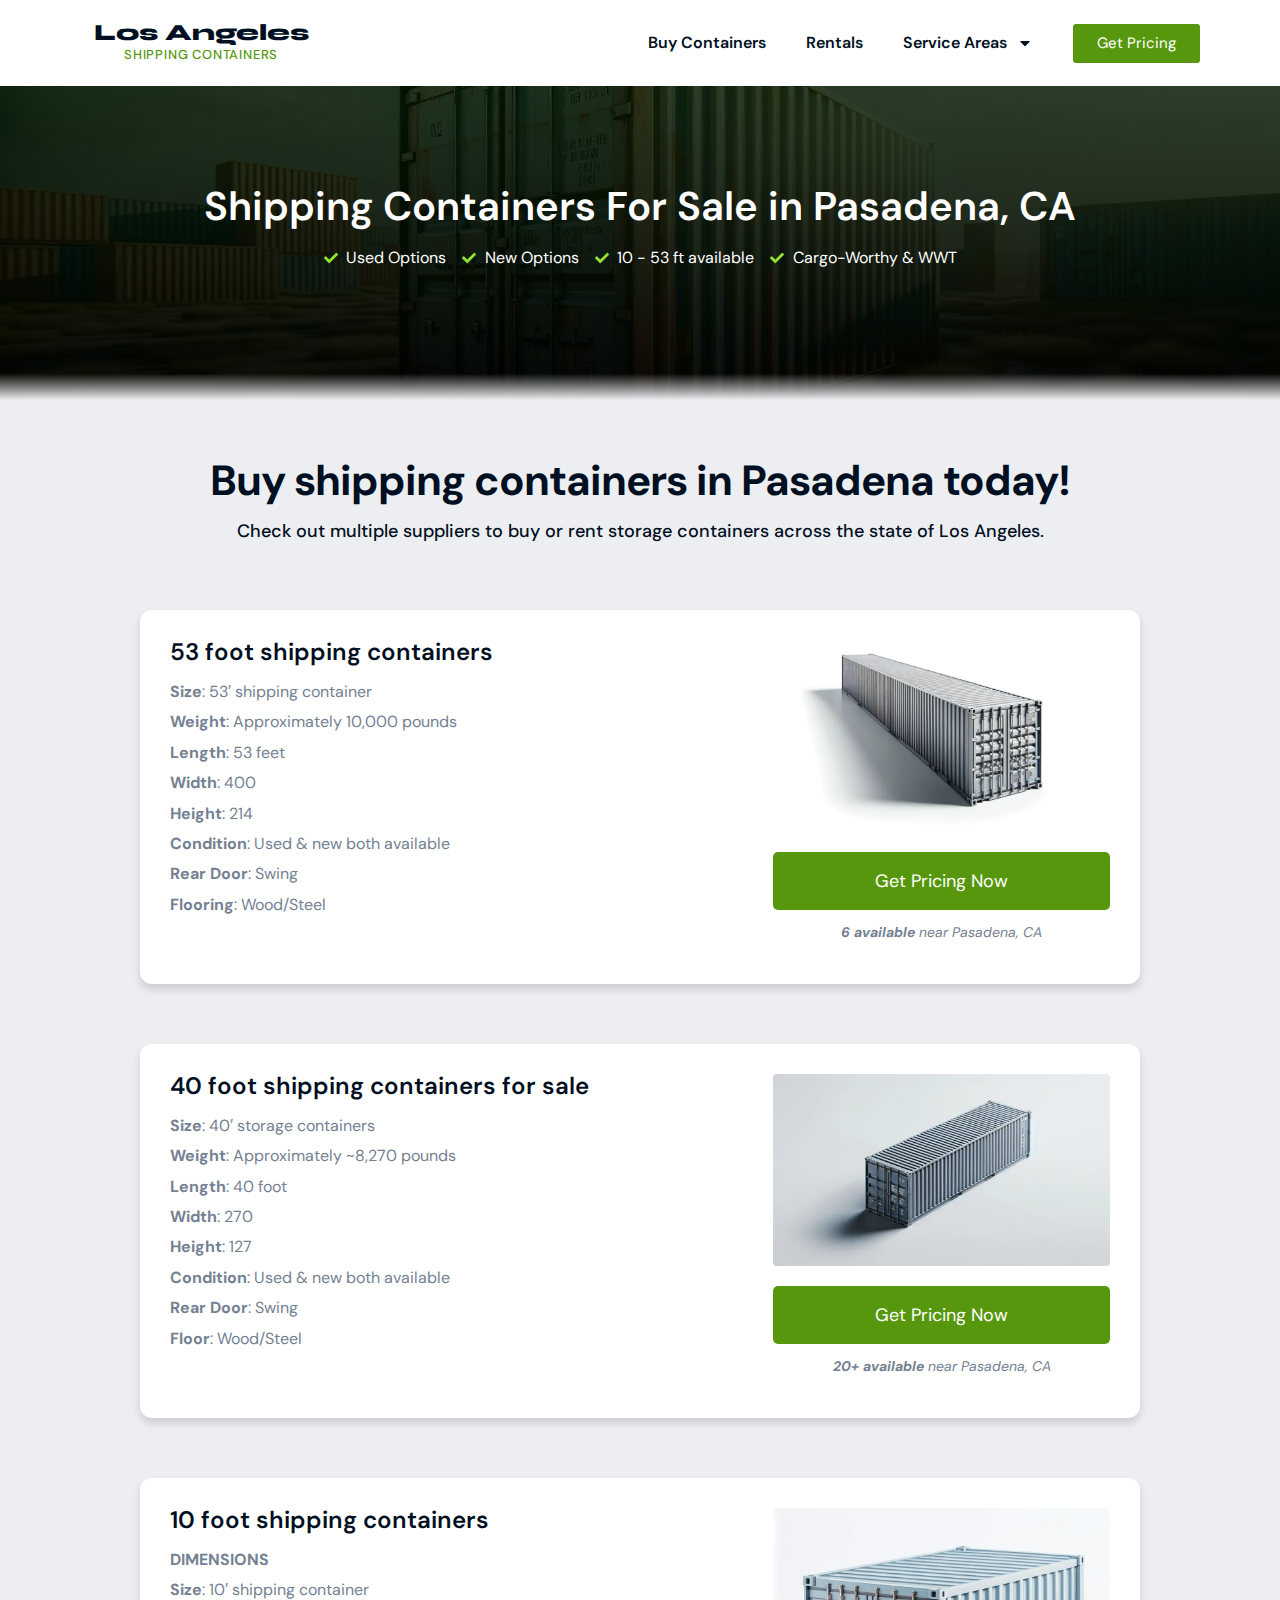
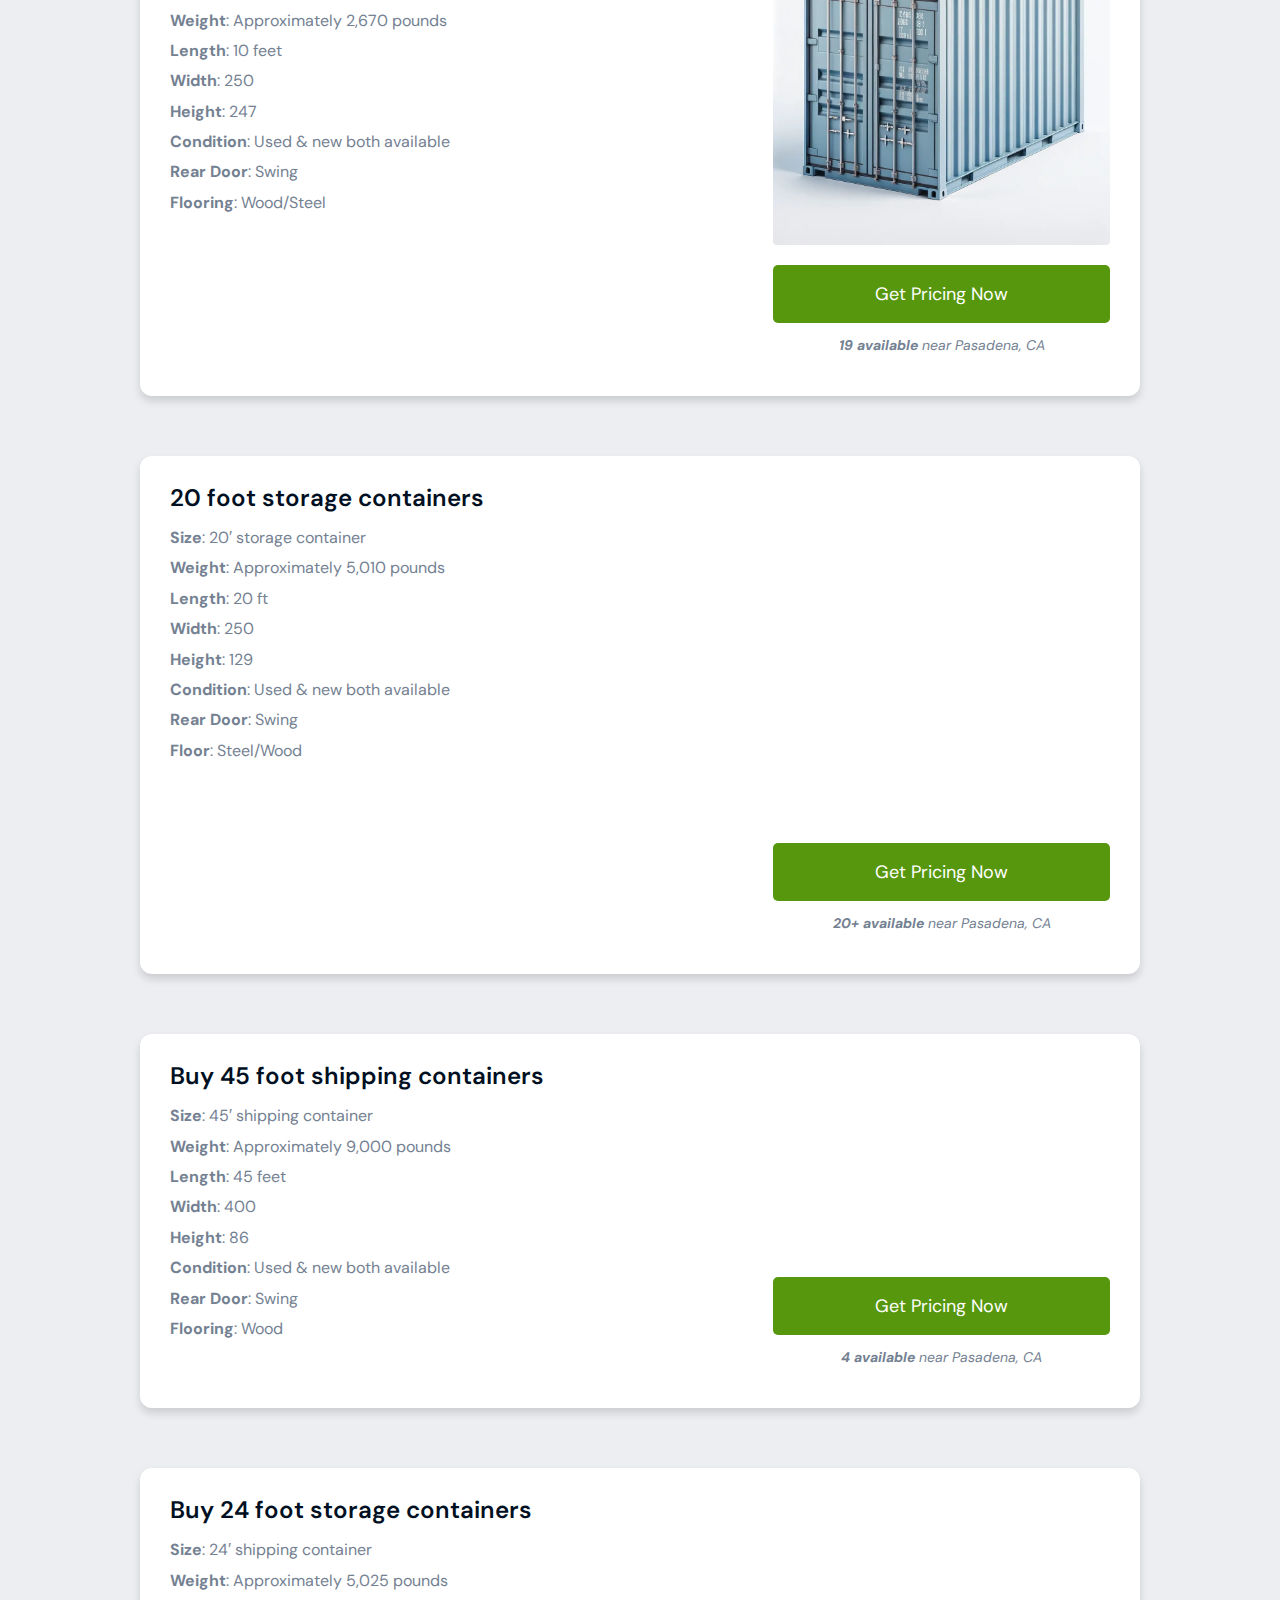
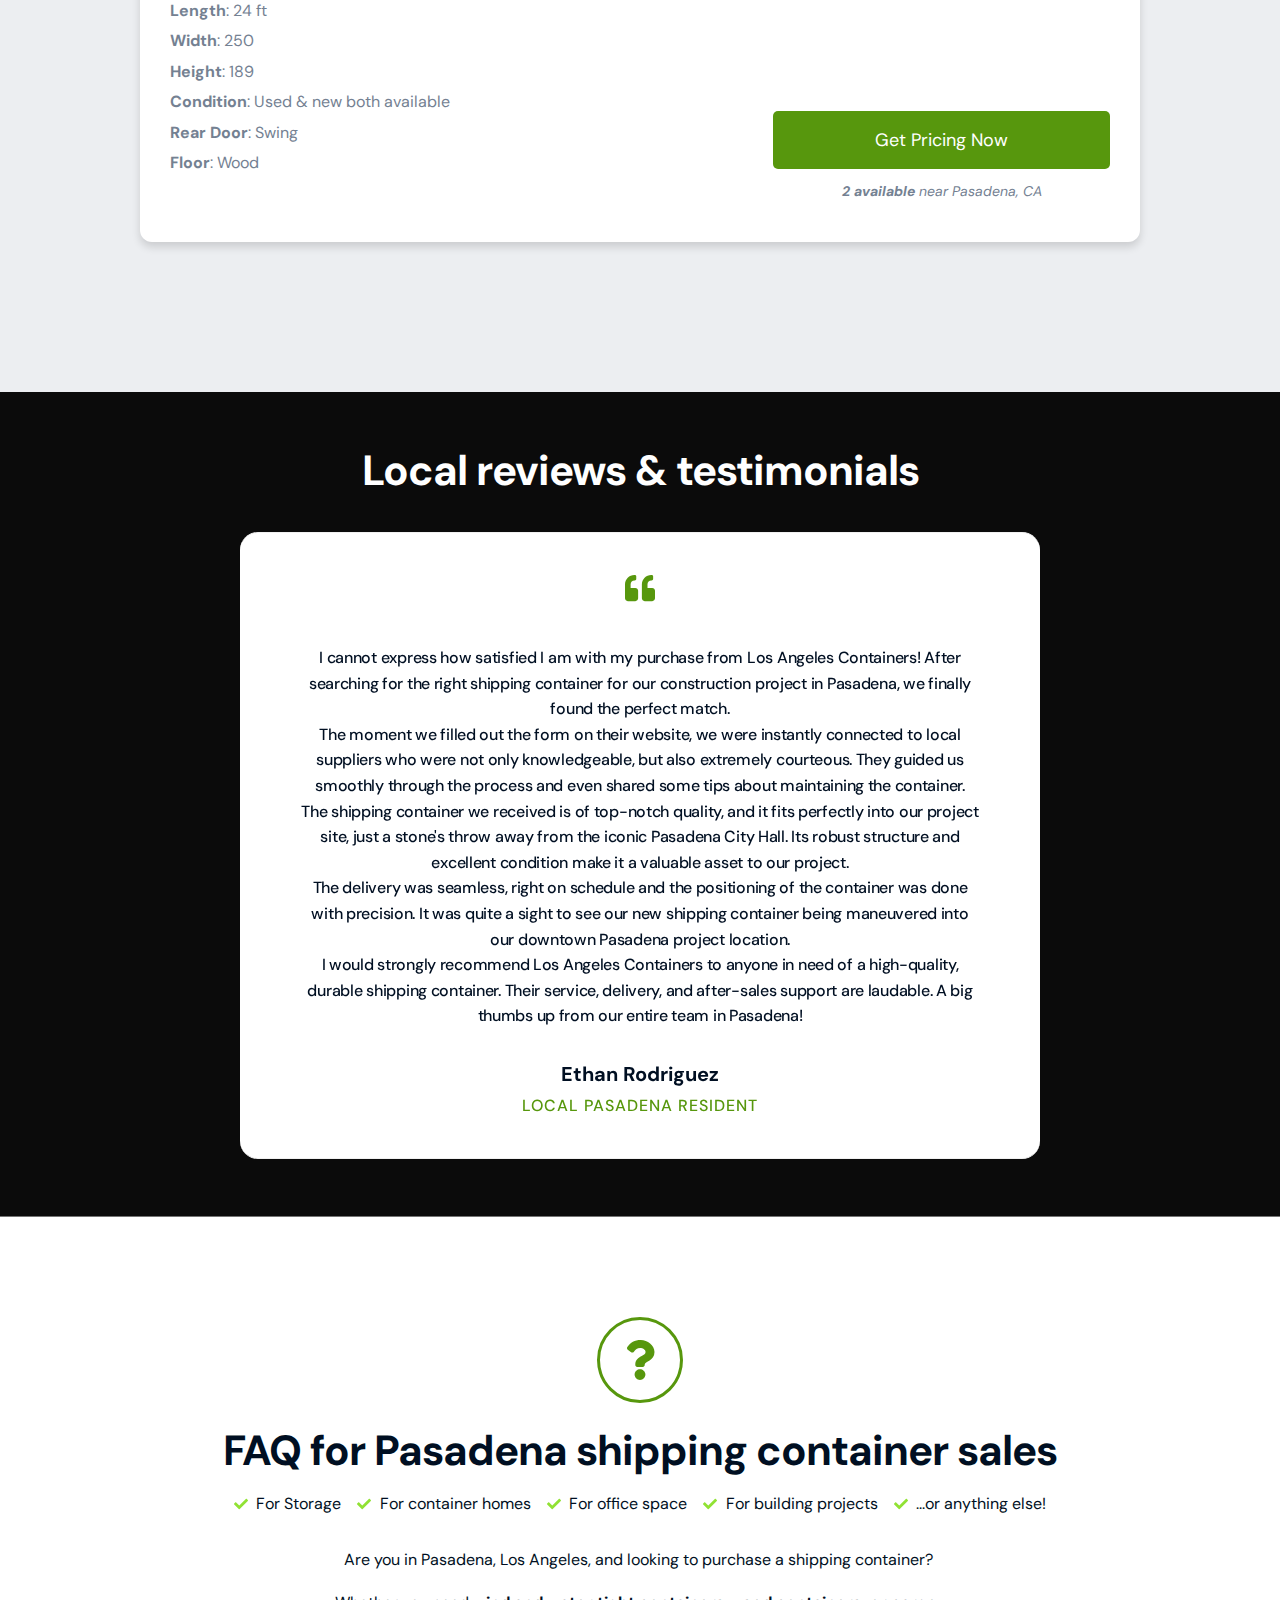
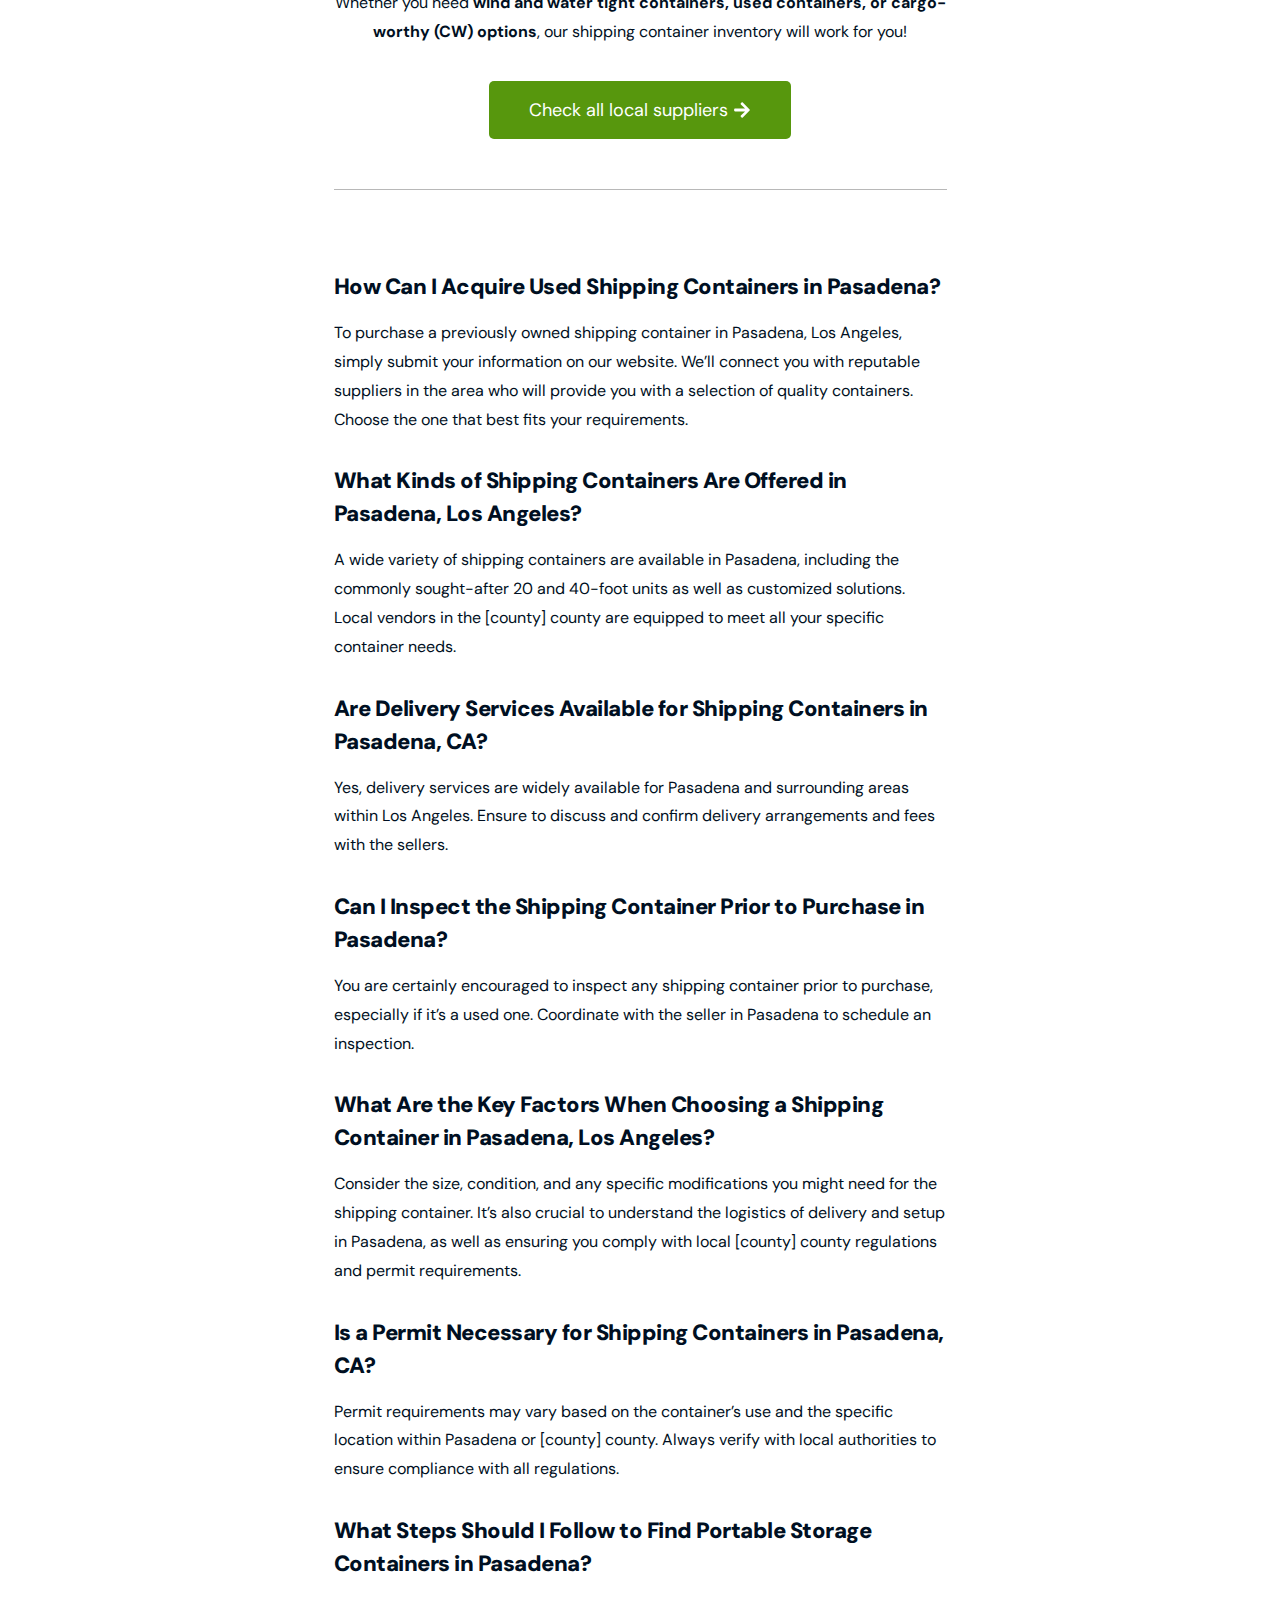
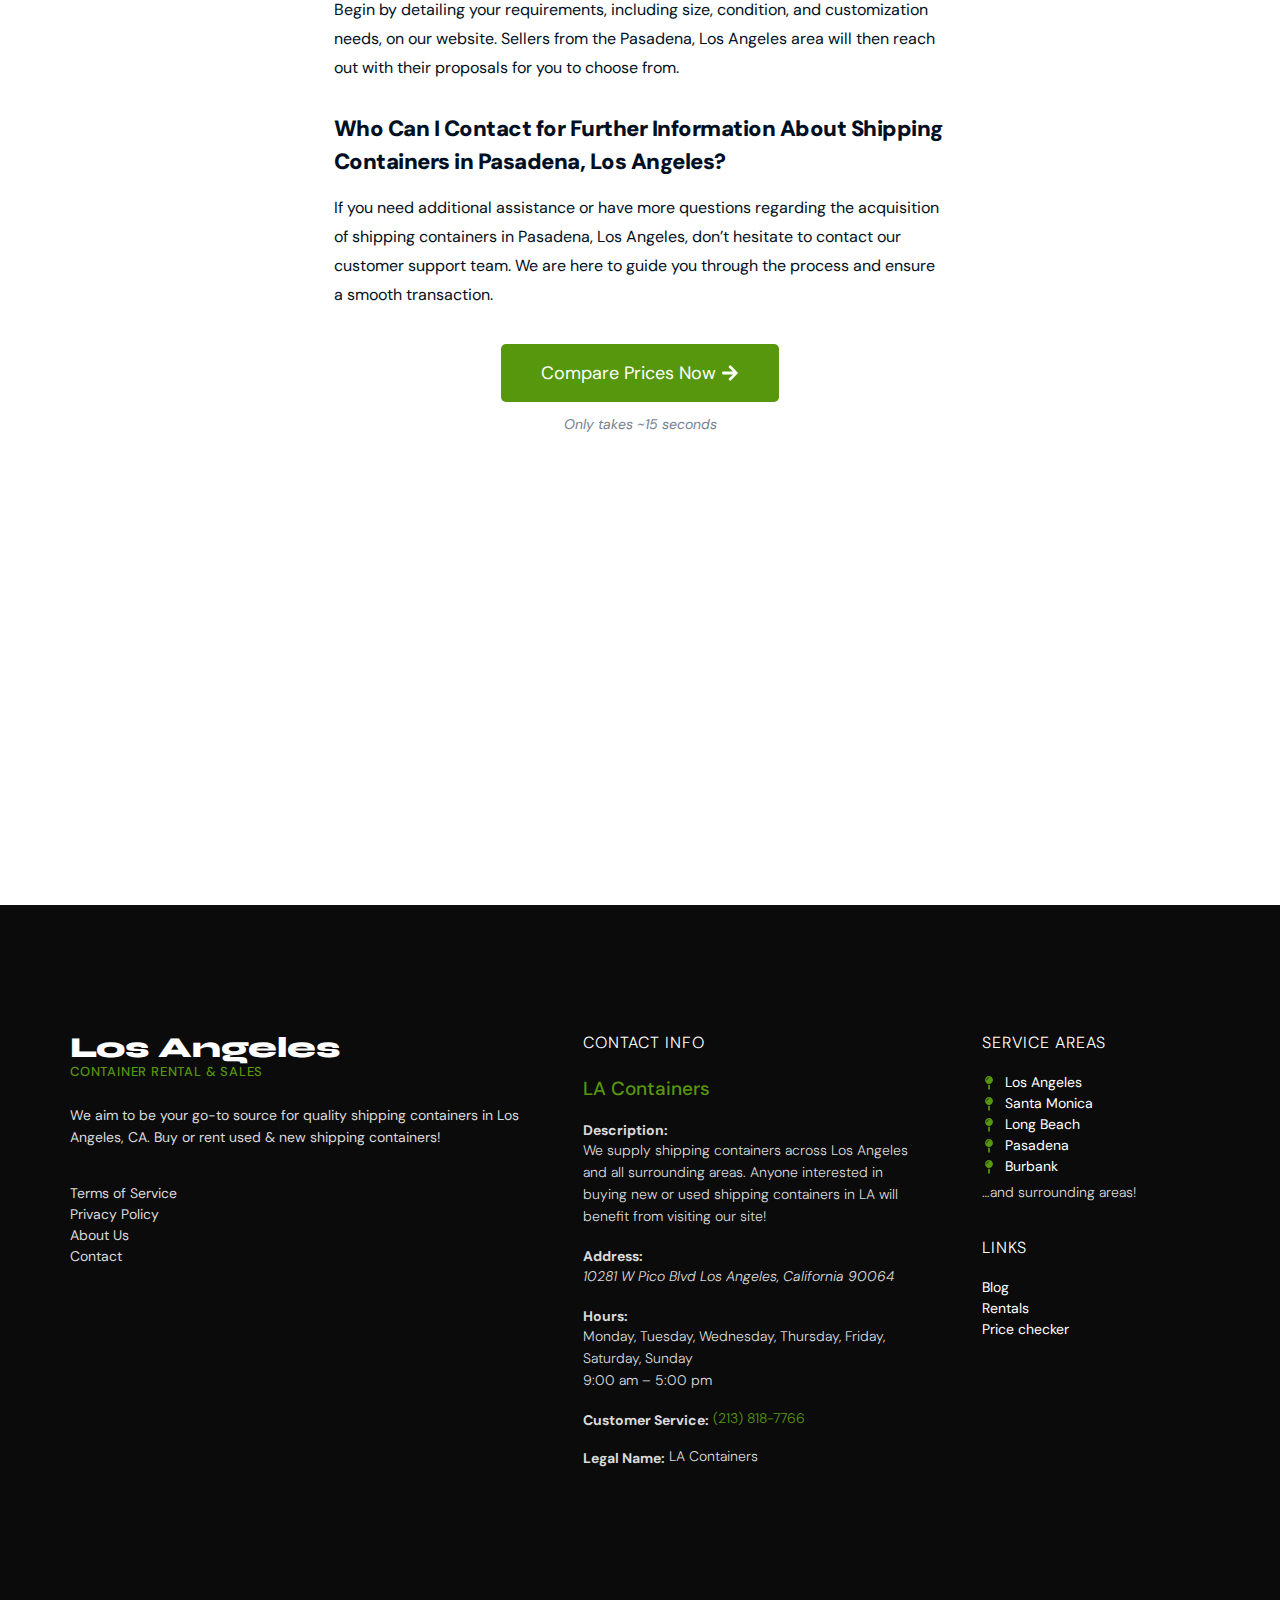
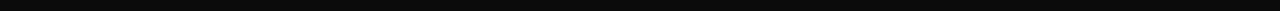
<file: pasadena/index.html>
<!DOCTYPE html>
<html lang="en-US" prefix="og: https://ogp.me/ns#">
<head>
	<meta charset="UTF-8">
	<meta name="viewport" content="width=device-width, initial-scale=1">
	<link rel="profile" href="https://gmpg.org/xfn/11">
		<style>img:is([sizes="auto" i], [sizes^="auto," i]) { contain-intrinsic-size: 3000px 1500px }</style>
	
<!-- Search Engine Optimization by Rank Math - https://rankmath.com/ -->
<title>Shipping Containers For Sale in Pasadena, CA - LA Containers</title>
<meta name="description" content="Size: 53′ shipping container">
<meta name="robots" content="follow, index, max-snippet:-1, max-video-preview:-1, max-image-preview:large">
<meta property="og:locale" content="en_US">
<meta property="og:type" content="article">
<meta property="og:title" content="Shipping Containers For Sale in Pasadena, CA - LA Containers">
<meta property="og:description" content="Size: 53′ shipping container">
<meta property="og:site_name" content="LA Containers">
<meta property="og:updated_time" content="2025-05-20T17:51:53+00:00">
<meta property="og:image" content="/wp-content/uploads/2025/02/53-ft-storage-container-1024x585.webp">
<meta property="og:image:secure_url" content="/wp-content/uploads/2025/02/53-ft-storage-container-1024x585.webp">
<meta property="og:image:alt" content="Shipping Containers For Sale in [neighbor3], [stateid]">
<meta name="twitter:card" content="summary_large_image">
<meta name="twitter:title" content="Shipping Containers For Sale in Pasadena, CA - LA Containers">
<meta name="twitter:description" content="Size: 53′ shipping container">
<meta name="twitter:image" content="/wp-content/uploads/2025/02/53-ft-storage-container-1024x585.webp">
<meta name="twitter:label1" content="Time to read">
<meta name="twitter:data1" content="3 minutes">
<!-- /Rank Math WordPress SEO plugin -->

<link rel="alternate" type="application/rss+xml" title="LA Containers &raquo; Feed" href="/feed/">
<link rel="alternate" type="application/rss+xml" title="LA Containers &raquo; Comments Feed" href="/comments/feed/">
<script>
window._wpemojiSettings = {"baseUrl":"https:\/\/s.w.org\/images\/core\/emoji\/15.1.0\/72x72\/","ext":".png","svgUrl":"https:\/\/s.w.org\/images\/core\/emoji\/15.1.0\/svg\/","svgExt":".svg","source":{"concatemoji":"\/wp-includes\/js\/wp-emoji-release.min.js?ver=6.8.1"}};
/*! This file is auto-generated */
!function(i,n){var o,s,e;function c(e){try{var t={supportTests:e,timestamp:(new Date).valueOf()};sessionStorage.setItem(o,JSON.stringify(t))}catch(e){}}function p(e,t,n){e.clearRect(0,0,e.canvas.width,e.canvas.height),e.fillText(t,0,0);var t=new Uint32Array(e.getImageData(0,0,e.canvas.width,e.canvas.height).data),r=(e.clearRect(0,0,e.canvas.width,e.canvas.height),e.fillText(n,0,0),new Uint32Array(e.getImageData(0,0,e.canvas.width,e.canvas.height).data));return t.every(function(e,t){return e===r[t]})}function u(e,t,n){switch(t){case"flag":return n(e,"🏳️‍⚧️","🏳️​⚧️")?!1:!n(e,"🇺🇳","🇺​🇳")&&!n(e,"🏴󠁧󠁢󠁥󠁮󠁧󠁿","🏴​󠁧​󠁢​󠁥​󠁮​󠁧​󠁿");case"emoji":return!n(e,"🐦‍🔥","🐦​🔥")}return!1}function f(e,t,n){var r="undefined"!=typeof WorkerGlobalScope&&self instanceof WorkerGlobalScope?new OffscreenCanvas(300,150):i.createElement("canvas"),a=r.getContext("2d",{willReadFrequently:!0}),o=(a.textBaseline="top",a.font="600 32px Arial",{});return e.forEach(function(e){o[e]=t(a,e,n)}),o}function t(e){var t=i.createElement("script");t.src=e,t.defer=!0,i.head.appendChild(t)}"undefined"!=typeof Promise&&(o="wpEmojiSettingsSupports",s=["flag","emoji"],n.supports={everything:!0,everythingExceptFlag:!0},e=new Promise(function(e){i.addEventListener("DOMContentLoaded",e,{once:!0})}),new Promise(function(t){var n=function(){try{var e=JSON.parse(sessionStorage.getItem(o));if("object"==typeof e&&"number"==typeof e.timestamp&&(new Date).valueOf()<e.timestamp+604800&&"object"==typeof e.supportTests)return e.supportTests}catch(e){}return null}();if(!n){if("undefined"!=typeof Worker&&"undefined"!=typeof OffscreenCanvas&&"undefined"!=typeof URL&&URL.createObjectURL&&"undefined"!=typeof Blob)try{var e="postMessage("+f.toString()+"("+[JSON.stringify(s),u.toString(),p.toString()].join(",")+"));",r=new Blob([e],{type:"text/javascript"}),a=new Worker(URL.createObjectURL(r),{name:"wpTestEmojiSupports"});return void(a.onmessage=function(e){c(n=e.data),a.terminate(),t(n)})}catch(e){}c(n=f(s,u,p))}t(n)}).then(function(e){for(var t in e)n.supports[t]=e[t],n.supports.everything=n.supports.everything&&n.supports[t],"flag"!==t&&(n.supports.everythingExceptFlag=n.supports.everythingExceptFlag&&n.supports[t]);n.supports.everythingExceptFlag=n.supports.everythingExceptFlag&&!n.supports.flag,n.DOMReady=!1,n.readyCallback=function(){n.DOMReady=!0}}).then(function(){return e}).then(function(){var e;n.supports.everything||(n.readyCallback(),(e=n.source||{}).concatemoji?t(e.concatemoji):e.wpemoji&&e.twemoji&&(t(e.twemoji),t(e.wpemoji)))}))}((window,document),window._wpemojiSettings);
</script>
<style id="wp-emoji-styles-inline-css">img.wp-smiley, img.emoji {
		display: inline !important;
		border: none !important;
		box-shadow: none !important;
		height: 1em !important;
		width: 1em !important;
		margin: 0 0.07em !important;
		vertical-align: -0.1em !important;
		background: none !important;
		padding: 0 !important;
	}</style>
<style id="global-styles-inline-css">:root{--wp--preset--aspect-ratio--square: 1;--wp--preset--aspect-ratio--4-3: 4/3;--wp--preset--aspect-ratio--3-4: 3/4;--wp--preset--aspect-ratio--3-2: 3/2;--wp--preset--aspect-ratio--2-3: 2/3;--wp--preset--aspect-ratio--16-9: 16/9;--wp--preset--aspect-ratio--9-16: 9/16;--wp--preset--color--black: #000000;--wp--preset--color--cyan-bluish-gray: #abb8c3;--wp--preset--color--white: #ffffff;--wp--preset--color--pale-pink: #f78da7;--wp--preset--color--vivid-red: #cf2e2e;--wp--preset--color--luminous-vivid-orange: #ff6900;--wp--preset--color--luminous-vivid-amber: #fcb900;--wp--preset--color--light-green-cyan: #7bdcb5;--wp--preset--color--vivid-green-cyan: #00d084;--wp--preset--color--pale-cyan-blue: #8ed1fc;--wp--preset--color--vivid-cyan-blue: #0693e3;--wp--preset--color--vivid-purple: #9b51e0;--wp--preset--gradient--vivid-cyan-blue-to-vivid-purple: linear-gradient(135deg,rgba(6,147,227,1) 0%,rgb(155,81,224) 100%);--wp--preset--gradient--light-green-cyan-to-vivid-green-cyan: linear-gradient(135deg,rgb(122,220,180) 0%,rgb(0,208,130) 100%);--wp--preset--gradient--luminous-vivid-amber-to-luminous-vivid-orange: linear-gradient(135deg,rgba(252,185,0,1) 0%,rgba(255,105,0,1) 100%);--wp--preset--gradient--luminous-vivid-orange-to-vivid-red: linear-gradient(135deg,rgba(255,105,0,1) 0%,rgb(207,46,46) 100%);--wp--preset--gradient--very-light-gray-to-cyan-bluish-gray: linear-gradient(135deg,rgb(238,238,238) 0%,rgb(169,184,195) 100%);--wp--preset--gradient--cool-to-warm-spectrum: linear-gradient(135deg,rgb(74,234,220) 0%,rgb(151,120,209) 20%,rgb(207,42,186) 40%,rgb(238,44,130) 60%,rgb(251,105,98) 80%,rgb(254,248,76) 100%);--wp--preset--gradient--blush-light-purple: linear-gradient(135deg,rgb(255,206,236) 0%,rgb(152,150,240) 100%);--wp--preset--gradient--blush-bordeaux: linear-gradient(135deg,rgb(254,205,165) 0%,rgb(254,45,45) 50%,rgb(107,0,62) 100%);--wp--preset--gradient--luminous-dusk: linear-gradient(135deg,rgb(255,203,112) 0%,rgb(199,81,192) 50%,rgb(65,88,208) 100%);--wp--preset--gradient--pale-ocean: linear-gradient(135deg,rgb(255,245,203) 0%,rgb(182,227,212) 50%,rgb(51,167,181) 100%);--wp--preset--gradient--electric-grass: linear-gradient(135deg,rgb(202,248,128) 0%,rgb(113,206,126) 100%);--wp--preset--gradient--midnight: linear-gradient(135deg,rgb(2,3,129) 0%,rgb(40,116,252) 100%);--wp--preset--font-size--small: 13px;--wp--preset--font-size--medium: 20px;--wp--preset--font-size--large: 36px;--wp--preset--font-size--x-large: 42px;--wp--preset--spacing--20: 0.44rem;--wp--preset--spacing--30: 0.67rem;--wp--preset--spacing--40: 1rem;--wp--preset--spacing--50: 1.5rem;--wp--preset--spacing--60: 2.25rem;--wp--preset--spacing--70: 3.38rem;--wp--preset--spacing--80: 5.06rem;--wp--preset--shadow--natural: 6px 6px 9px rgba(0, 0, 0, 0.2);--wp--preset--shadow--deep: 12px 12px 50px rgba(0, 0, 0, 0.4);--wp--preset--shadow--sharp: 6px 6px 0px rgba(0, 0, 0, 0.2);--wp--preset--shadow--outlined: 6px 6px 0px -3px rgba(255, 255, 255, 1), 6px 6px rgba(0, 0, 0, 1);--wp--preset--shadow--crisp: 6px 6px 0px rgba(0, 0, 0, 1);}:root { --wp--style--global--content-size: 800px;--wp--style--global--wide-size: 1200px; }:where(body) { margin: 0; }.wp-site-blocks > .alignleft { float: left; margin-right: 2em; }.wp-site-blocks > .alignright { float: right; margin-left: 2em; }.wp-site-blocks > .aligncenter { justify-content: center; margin-left: auto; margin-right: auto; }:where(.wp-site-blocks) > * { margin-block-start: 24px; margin-block-end: 0; }:where(.wp-site-blocks) > :first-child { margin-block-start: 0; }:where(.wp-site-blocks) > :last-child { margin-block-end: 0; }:root { --wp--style--block-gap: 24px; }:root :where(.is-layout-flow) > :first-child{margin-block-start: 0;}:root :where(.is-layout-flow) > :last-child{margin-block-end: 0;}:root :where(.is-layout-flow) > *{margin-block-start: 24px;margin-block-end: 0;}:root :where(.is-layout-constrained) > :first-child{margin-block-start: 0;}:root :where(.is-layout-constrained) > :last-child{margin-block-end: 0;}:root :where(.is-layout-constrained) > *{margin-block-start: 24px;margin-block-end: 0;}:root :where(.is-layout-flex){gap: 24px;}:root :where(.is-layout-grid){gap: 24px;}.is-layout-flow > .alignleft{float: left;margin-inline-start: 0;margin-inline-end: 2em;}.is-layout-flow > .alignright{float: right;margin-inline-start: 2em;margin-inline-end: 0;}.is-layout-flow > .aligncenter{margin-left: auto !important;margin-right: auto !important;}.is-layout-constrained > .alignleft{float: left;margin-inline-start: 0;margin-inline-end: 2em;}.is-layout-constrained > .alignright{float: right;margin-inline-start: 2em;margin-inline-end: 0;}.is-layout-constrained > .aligncenter{margin-left: auto !important;margin-right: auto !important;}.is-layout-constrained > :where(:not(.alignleft):not(.alignright):not(.alignfull)){max-width: var(--wp--style--global--content-size);margin-left: auto !important;margin-right: auto !important;}.is-layout-constrained > .alignwide{max-width: var(--wp--style--global--wide-size);}body .is-layout-flex{display: flex;}.is-layout-flex{flex-wrap: wrap;align-items: center;}.is-layout-flex > :is(*, div){margin: 0;}body .is-layout-grid{display: grid;}.is-layout-grid > :is(*, div){margin: 0;}body{padding-top: 0px;padding-right: 0px;padding-bottom: 0px;padding-left: 0px;}a:where(:not(.wp-element-button)){text-decoration: underline;}:root :where(.wp-element-button, .wp-block-button__link){background-color: #32373c;border-width: 0;color: #fff;font-family: inherit;font-size: inherit;line-height: inherit;padding: calc(0.667em + 2px) calc(1.333em + 2px);text-decoration: none;}.has-black-color{color: var(--wp--preset--color--black) !important;}.has-cyan-bluish-gray-color{color: var(--wp--preset--color--cyan-bluish-gray) !important;}.has-white-color{color: var(--wp--preset--color--white) !important;}.has-pale-pink-color{color: var(--wp--preset--color--pale-pink) !important;}.has-vivid-red-color{color: var(--wp--preset--color--vivid-red) !important;}.has-luminous-vivid-orange-color{color: var(--wp--preset--color--luminous-vivid-orange) !important;}.has-luminous-vivid-amber-color{color: var(--wp--preset--color--luminous-vivid-amber) !important;}.has-light-green-cyan-color{color: var(--wp--preset--color--light-green-cyan) !important;}.has-vivid-green-cyan-color{color: var(--wp--preset--color--vivid-green-cyan) !important;}.has-pale-cyan-blue-color{color: var(--wp--preset--color--pale-cyan-blue) !important;}.has-vivid-cyan-blue-color{color: var(--wp--preset--color--vivid-cyan-blue) !important;}.has-vivid-purple-color{color: var(--wp--preset--color--vivid-purple) !important;}.has-black-background-color{background-color: var(--wp--preset--color--black) !important;}.has-cyan-bluish-gray-background-color{background-color: var(--wp--preset--color--cyan-bluish-gray) !important;}.has-white-background-color{background-color: var(--wp--preset--color--white) !important;}.has-pale-pink-background-color{background-color: var(--wp--preset--color--pale-pink) !important;}.has-vivid-red-background-color{background-color: var(--wp--preset--color--vivid-red) !important;}.has-luminous-vivid-orange-background-color{background-color: var(--wp--preset--color--luminous-vivid-orange) !important;}.has-luminous-vivid-amber-background-color{background-color: var(--wp--preset--color--luminous-vivid-amber) !important;}.has-light-green-cyan-background-color{background-color: var(--wp--preset--color--light-green-cyan) !important;}.has-vivid-green-cyan-background-color{background-color: var(--wp--preset--color--vivid-green-cyan) !important;}.has-pale-cyan-blue-background-color{background-color: var(--wp--preset--color--pale-cyan-blue) !important;}.has-vivid-cyan-blue-background-color{background-color: var(--wp--preset--color--vivid-cyan-blue) !important;}.has-vivid-purple-background-color{background-color: var(--wp--preset--color--vivid-purple) !important;}.has-black-border-color{border-color: var(--wp--preset--color--black) !important;}.has-cyan-bluish-gray-border-color{border-color: var(--wp--preset--color--cyan-bluish-gray) !important;}.has-white-border-color{border-color: var(--wp--preset--color--white) !important;}.has-pale-pink-border-color{border-color: var(--wp--preset--color--pale-pink) !important;}.has-vivid-red-border-color{border-color: var(--wp--preset--color--vivid-red) !important;}.has-luminous-vivid-orange-border-color{border-color: var(--wp--preset--color--luminous-vivid-orange) !important;}.has-luminous-vivid-amber-border-color{border-color: var(--wp--preset--color--luminous-vivid-amber) !important;}.has-light-green-cyan-border-color{border-color: var(--wp--preset--color--light-green-cyan) !important;}.has-vivid-green-cyan-border-color{border-color: var(--wp--preset--color--vivid-green-cyan) !important;}.has-pale-cyan-blue-border-color{border-color: var(--wp--preset--color--pale-cyan-blue) !important;}.has-vivid-cyan-blue-border-color{border-color: var(--wp--preset--color--vivid-cyan-blue) !important;}.has-vivid-purple-border-color{border-color: var(--wp--preset--color--vivid-purple) !important;}.has-vivid-cyan-blue-to-vivid-purple-gradient-background{background: var(--wp--preset--gradient--vivid-cyan-blue-to-vivid-purple) !important;}.has-light-green-cyan-to-vivid-green-cyan-gradient-background{background: var(--wp--preset--gradient--light-green-cyan-to-vivid-green-cyan) !important;}.has-luminous-vivid-amber-to-luminous-vivid-orange-gradient-background{background: var(--wp--preset--gradient--luminous-vivid-amber-to-luminous-vivid-orange) !important;}.has-luminous-vivid-orange-to-vivid-red-gradient-background{background: var(--wp--preset--gradient--luminous-vivid-orange-to-vivid-red) !important;}.has-very-light-gray-to-cyan-bluish-gray-gradient-background{background: var(--wp--preset--gradient--very-light-gray-to-cyan-bluish-gray) !important;}.has-cool-to-warm-spectrum-gradient-background{background: var(--wp--preset--gradient--cool-to-warm-spectrum) !important;}.has-blush-light-purple-gradient-background{background: var(--wp--preset--gradient--blush-light-purple) !important;}.has-blush-bordeaux-gradient-background{background: var(--wp--preset--gradient--blush-bordeaux) !important;}.has-luminous-dusk-gradient-background{background: var(--wp--preset--gradient--luminous-dusk) !important;}.has-pale-ocean-gradient-background{background: var(--wp--preset--gradient--pale-ocean) !important;}.has-electric-grass-gradient-background{background: var(--wp--preset--gradient--electric-grass) !important;}.has-midnight-gradient-background{background: var(--wp--preset--gradient--midnight) !important;}.has-small-font-size{font-size: var(--wp--preset--font-size--small) !important;}.has-medium-font-size{font-size: var(--wp--preset--font-size--medium) !important;}.has-large-font-size{font-size: var(--wp--preset--font-size--large) !important;}.has-x-large-font-size{font-size: var(--wp--preset--font-size--x-large) !important;}
:root :where(.wp-block-pullquote){font-size: 1.5em;line-height: 1.6;}</style>
<link rel="stylesheet" id="hello-elementor-css" href="/wp-content/themes/hello-elementor/style.min.css?ver=3.3.0" media="all">
<link rel="stylesheet" id="hello-elementor-theme-style-css" href="/wp-content/themes/hello-elementor/theme.min.css?ver=3.3.0" media="all">
<link rel="stylesheet" id="hello-elementor-header-footer-css" href="/wp-content/themes/hello-elementor/header-footer.min.css?ver=3.3.0" media="all">
<link rel="stylesheet" id="elementor-frontend-css" href="/wp-content/plugins/elementor/assets/css/frontend.min.css?ver=3.29.0" media="all">
<link rel="stylesheet" id="elementor-post-202-css" href="/wp-content/uploads/elementor/css/post-202.css?ver=1747763572" media="all">
<link rel="stylesheet" id="widget-heading-css" href="/wp-content/plugins/elementor/assets/css/widget-heading.min.css?ver=3.29.0" media="all">
<link rel="stylesheet" id="e-motion-fx-css" href="/wp-content/plugins/elementor-pro/assets/css/modules/motion-fx.min.css?ver=3.29.0" media="all">
<link rel="stylesheet" id="widget-nav-menu-css" href="/wp-content/plugins/elementor-pro/assets/css/widget-nav-menu.min.css?ver=3.29.0" media="all">
<link rel="stylesheet" id="widget-icon-list-css" href="/wp-content/plugins/elementor/assets/css/widget-icon-list.min.css?ver=3.29.0" media="all">
<link rel="stylesheet" id="widget-image-css" href="/wp-content/plugins/elementor/assets/css/widget-image.min.css?ver=3.29.0" media="all">
<link rel="stylesheet" id="swiper-css" href="/wp-content/plugins/elementor/assets/lib/swiper/v8/css/swiper.min.css?ver=8.4.5" media="all">
<link rel="stylesheet" id="e-swiper-css" href="/wp-content/plugins/elementor/assets/css/conditionals/e-swiper.min.css?ver=3.29.0" media="all">
<link rel="stylesheet" id="widget-testimonial-carousel-css" href="/wp-content/plugins/elementor-pro/assets/css/widget-testimonial-carousel.min.css?ver=3.29.0" media="all">
<link rel="stylesheet" id="widget-carousel-module-base-css" href="/wp-content/plugins/elementor-pro/assets/css/widget-carousel-module-base.min.css?ver=3.29.0" media="all">
<link rel="stylesheet" id="widget-divider-css" href="/wp-content/plugins/elementor/assets/css/widget-divider.min.css?ver=3.29.0" media="all">
<link rel="stylesheet" id="widget-google_maps-css" href="/wp-content/plugins/elementor/assets/css/widget-google_maps.min.css?ver=3.29.0" media="all">
<link rel="stylesheet" id="elementor-post-229-css" href="/wp-content/uploads/elementor/css/post-229.css?ver=1747763786" media="all">
<link rel="stylesheet" id="elementor-post-218-css" href="/wp-content/uploads/elementor/css/post-218.css?ver=1747763572" media="all">
<link rel="stylesheet" id="elementor-post-211-css" href="/wp-content/uploads/elementor/css/post-211.css?ver=1747763572" media="all">
<link rel="stylesheet" id="elementor-gf-local-dmsans-css" href="/wp-content/uploads/elementor/google-fonts/css/dmsans.css?ver=1747763571" media="all">
<link rel="stylesheet" id="elementor-gf-local-syne-css" href="/wp-content/uploads/elementor/google-fonts/css/syne.css?ver=1747763571" media="all">
<script src="/wp-includes/js/jquery/jquery.min.js?ver=3.7.1" id="jquery-core-js"></script>
<script src="/wp-includes/js/jquery/jquery-migrate.min.js?ver=3.4.1" id="jquery-migrate-js"></script>
<link rel="https://api.w.org/" href="/wp-json/">
<link rel="alternate" title="JSON" type="application/json" href="/wp-json/wp/v2/pages/229">
<link rel="EditURI" type="application/rsd+xml" title="RSD" href="/xmlrpc.php?rsd">
<meta name="generator" content="WordPress 6.8.1">
<link rel="shortlink" href="/?p=229">
<link rel="alternate" title="oEmbed (JSON)" type="application/json+oembed" href="/wp-json/oembed/1.0/embed?url=https%3A%2F%2F%2Fpasadena%2F">
<link rel="alternate" title="oEmbed (XML)" type="text/xml+oembed" href="/wp-json/oembed/1.0/embed?url=https%3A%2F%2F%2Fpasadena%2F#038;format=xml">
<script async defer src="https://app.visitortracking.com/assets/js/tracer.js"></script>
<script>function init_tracer() { 
   var tracer = new Tracer({  
   websiteId : "c81d522c-b5e9-4eab-986d-80dae88e73f7",  
   async : true, 
   debug : false }); 
 }</script><meta name="generator" content="Elementor 3.29.0; features: e_font_icon_svg, additional_custom_breakpoints, e_local_google_fonts, e_element_cache; settings: css_print_method-external, google_font-enabled, font_display-swap">
			<style>.e-con.e-parent:nth-of-type(n+4):not(.e-lazyloaded):not(.e-no-lazyload),
				.e-con.e-parent:nth-of-type(n+4):not(.e-lazyloaded):not(.e-no-lazyload) * {
					background-image: none !important;
				}
				@media screen and (max-height: 1024px) {
					.e-con.e-parent:nth-of-type(n+3):not(.e-lazyloaded):not(.e-no-lazyload),
					.e-con.e-parent:nth-of-type(n+3):not(.e-lazyloaded):not(.e-no-lazyload) * {
						background-image: none !important;
					}
				}
				@media screen and (max-height: 640px) {
					.e-con.e-parent:nth-of-type(n+2):not(.e-lazyloaded):not(.e-no-lazyload),
					.e-con.e-parent:nth-of-type(n+2):not(.e-lazyloaded):not(.e-no-lazyload) * {
						background-image: none !important;
					}
				}</style>
			<link rel="icon" href="/wp-content/uploads/2025/02/cropped-cropped-shipping-containers-32x32.webp" sizes="32x32">
<link rel="icon" href="/wp-content/uploads/2025/02/cropped-cropped-shipping-containers-192x192.webp" sizes="192x192">
<link rel="apple-touch-icon" href="/wp-content/uploads/2025/02/cropped-cropped-shipping-containers-180x180.webp">
<meta name="msapplication-TileImage" content="/wp-content/uploads/2025/02/cropped-cropped-shipping-containers-270x270.webp">
</head>
<body class="wp-singular page-template page-template-elementor_header_footer page page-id-229 wp-custom-logo wp-embed-responsive wp-theme-hello-elementor eio-default theme-default elementor-default elementor-template-full-width elementor-kit-202 elementor-page elementor-page-229">


<a class="skip-link screen-reader-text" href="#content">Skip to content</a>

		<div data-elementor-type="header" data-elementor-id="218" class="elementor elementor-218 elementor-location-header" data-elementor-post-type="elementor_library">
			<div class="elementor-element elementor-element-1186abfa e-flex e-con-boxed e-con e-parent" data-id="1186abfa" data-element_type="container">
					<div class="e-con-inner">
		<div class="elementor-element elementor-element-196821e2 e-con-full e-flex e-con e-child" data-id="196821e2" data-element_type="container">
				<div class="elementor-element elementor-element-2167f19d elementor-widget elementor-widget-heading" data-id="2167f19d" data-element_type="widget" data-widget_type="heading.default">
				<div class="elementor-widget-container">
					<span class="elementor-heading-title elementor-size-default"><a href="/">Los Angeles</a></span>				</div>
				</div>
				<div class="elementor-element elementor-element-6b9f8bdc elementor-widget elementor-widget-heading" data-id="6b9f8bdc" data-element_type="widget" data-widget_type="heading.default">
				<div class="elementor-widget-container">
					<span class="elementor-heading-title elementor-size-default"><a href="/">Shipping Containers</a></span>				</div>
				</div>
				<div class="elementor-element elementor-element-2d8d8766 elementor-align-justify elementor-mobile-align-justify elementor-widget-mobile__width-inherit elementor-fixed elementor-hidden-desktop elementor-hidden-tablet elementor-widget elementor-widget-button" data-id="2d8d8766" data-element_type="widget" data-settings="{&quot;_position&quot;:&quot;fixed&quot;,&quot;motion_fx_motion_fx_scrolling&quot;:&quot;yes&quot;,&quot;motion_fx_translateY_effect&quot;:&quot;yes&quot;,&quot;motion_fx_translateY_affectedRange&quot;:{&quot;unit&quot;:&quot;%&quot;,&quot;size&quot;:&quot;&quot;,&quot;sizes&quot;:{&quot;start&quot;:0,&quot;end&quot;:50}},&quot;motion_fx_translateY_speed&quot;:{&quot;unit&quot;:&quot;px&quot;,&quot;size&quot;:4,&quot;sizes&quot;:[]},&quot;motion_fx_devices&quot;:[&quot;desktop&quot;,&quot;tablet&quot;,&quot;mobile&quot;]}" data-widget_type="button.default">
				<div class="elementor-widget-container">
									<div class="elementor-button-wrapper">
					<a class="elementor-button elementor-button-link elementor-size-lg" href="/compare-pricing/">
						<span class="elementor-button-content-wrapper">
									<span class="elementor-button-text">Check Local Prices</span>
					</span>
					</a>
				</div>
								</div>
				</div>
				</div>
		<div class="elementor-element elementor-element-6989f3a2 e-con-full elementor-hidden-mobile e-flex e-con e-child" data-id="6989f3a2" data-element_type="container">
				<div class="elementor-element elementor-element-304bda76 elementor-nav-menu__align-end elementor-nav-menu--stretch elementor-nav-menu--dropdown-tablet elementor-nav-menu__text-align-aside elementor-nav-menu--toggle elementor-nav-menu--burger elementor-widget elementor-widget-nav-menu" data-id="304bda76" data-element_type="widget" data-settings="{&quot;full_width&quot;:&quot;stretch&quot;,&quot;layout&quot;:&quot;horizontal&quot;,&quot;submenu_icon&quot;:{&quot;value&quot;:&quot;&lt;svg class=\&quot;e-font-icon-svg e-fas-caret-down\&quot; viewBox=\&quot;0 0 320 512\&quot; xmlns=\&quot;http:\/\/www.w3.org\/2000\/svg\&quot;&gt;&lt;path d=\&quot;M31.3 192h257.3c17.8 0 26.7 21.5 14.1 34.1L174.1 354.8c-7.8 7.8-20.5 7.8-28.3 0L17.2 226.1C4.6 213.5 13.5 192 31.3 192z\&quot;&gt;&lt;\/path&gt;&lt;\/svg&gt;&quot;,&quot;library&quot;:&quot;fa-solid&quot;},&quot;toggle&quot;:&quot;burger&quot;}" data-widget_type="nav-menu.default">
				<div class="elementor-widget-container">
								<nav aria-label="Menu" class="elementor-nav-menu--main elementor-nav-menu__container elementor-nav-menu--layout-horizontal e--pointer-underline e--animation-fade">
				<ul id="menu-1-304bda76" class="elementor-nav-menu">
<li class="menu-item menu-item-type-post_type menu-item-object-page menu-item-261"><a href="/compare-pricing/" class="elementor-item">Buy Containers</a></li>
<li class="menu-item menu-item-type-post_type menu-item-object-page menu-item-255"><a href="/rentals/" class="elementor-item">Rentals</a></li>
<li class="menu-item menu-item-type-custom menu-item-object-custom current-menu-ancestor current-menu-parent menu-item-has-children menu-item-256">
<a href="#" class="elementor-item elementor-item-anchor">Service Areas</a>
<ul class="sub-menu elementor-nav-menu--dropdown">
	<li class="menu-item menu-item-type-post_type menu-item-object-page menu-item-260"><a href="/santa-monica/" class="elementor-sub-item">Santa Monica</a></li>
	<li class="menu-item menu-item-type-post_type menu-item-object-page menu-item-257"><a href="/long-beach/" class="elementor-sub-item">Long Beach</a></li>
	<li class="menu-item menu-item-type-post_type menu-item-object-page current-menu-item page_item page-item-229 current_page_item menu-item-258"><a href="/pasadena/" aria-current="page" class="elementor-sub-item elementor-item-active">Pasadena</a></li>
	<li class="menu-item menu-item-type-post_type menu-item-object-page menu-item-259"><a href="/burbank/" class="elementor-sub-item">Burbank</a></li>
</ul>
</li>
</ul>			</nav>
					<div class="elementor-menu-toggle" role="button" tabindex="0" aria-label="Menu Toggle" aria-expanded="false">
			<svg aria-hidden="true" role="presentation" class="elementor-menu-toggle__icon--open e-font-icon-svg e-eicon-menu-bar" viewbox="0 0 1000 1000" xmlns="http://www.w3.org/2000/svg"><path d="M104 333H896C929 333 958 304 958 271S929 208 896 208H104C71 208 42 237 42 271S71 333 104 333ZM104 583H896C929 583 958 554 958 521S929 458 896 458H104C71 458 42 487 42 521S71 583 104 583ZM104 833H896C929 833 958 804 958 771S929 708 896 708H104C71 708 42 737 42 771S71 833 104 833Z"></path></svg><svg aria-hidden="true" role="presentation" class="elementor-menu-toggle__icon--close e-font-icon-svg e-eicon-close" viewbox="0 0 1000 1000" xmlns="http://www.w3.org/2000/svg"><path d="M742 167L500 408 258 167C246 154 233 150 217 150 196 150 179 158 167 167 154 179 150 196 150 212 150 229 154 242 171 254L408 500 167 742C138 771 138 800 167 829 196 858 225 858 254 829L496 587 738 829C750 842 767 846 783 846 800 846 817 842 829 829 842 817 846 804 846 783 846 767 842 750 829 737L588 500 833 258C863 229 863 200 833 171 804 137 775 137 742 167Z"></path></svg>		</div>
					<nav class="elementor-nav-menu--dropdown elementor-nav-menu__container" aria-hidden="true">
				<ul id="menu-2-304bda76" class="elementor-nav-menu">
<li class="menu-item menu-item-type-post_type menu-item-object-page menu-item-261"><a href="/compare-pricing/" class="elementor-item" tabindex="-1">Buy Containers</a></li>
<li class="menu-item menu-item-type-post_type menu-item-object-page menu-item-255"><a href="/rentals/" class="elementor-item" tabindex="-1">Rentals</a></li>
<li class="menu-item menu-item-type-custom menu-item-object-custom current-menu-ancestor current-menu-parent menu-item-has-children menu-item-256">
<a href="#" class="elementor-item elementor-item-anchor" tabindex="-1">Service Areas</a>
<ul class="sub-menu elementor-nav-menu--dropdown">
	<li class="menu-item menu-item-type-post_type menu-item-object-page menu-item-260"><a href="/santa-monica/" class="elementor-sub-item" tabindex="-1">Santa Monica</a></li>
	<li class="menu-item menu-item-type-post_type menu-item-object-page menu-item-257"><a href="/long-beach/" class="elementor-sub-item" tabindex="-1">Long Beach</a></li>
	<li class="menu-item menu-item-type-post_type menu-item-object-page current-menu-item page_item page-item-229 current_page_item menu-item-258"><a href="/pasadena/" aria-current="page" class="elementor-sub-item elementor-item-active" tabindex="-1">Pasadena</a></li>
	<li class="menu-item menu-item-type-post_type menu-item-object-page menu-item-259"><a href="/burbank/" class="elementor-sub-item" tabindex="-1">Burbank</a></li>
</ul>
</li>
</ul>			</nav>
						</div>
				</div>
				<div class="elementor-element elementor-element-323d888d elementor-widget__width-auto elementor-widget elementor-widget-button" data-id="323d888d" data-element_type="widget" data-widget_type="button.default">
				<div class="elementor-widget-container">
									<div class="elementor-button-wrapper">
					<a class="elementor-button elementor-button-link elementor-size-sm" href="/compare-pricing/">
						<span class="elementor-button-content-wrapper">
									<span class="elementor-button-text">Get Pricing</span>
					</span>
					</a>
				</div>
								</div>
				</div>
				</div>
					</div>
				</div>
				</div>
				<div data-elementor-type="wp-page" data-elementor-id="229" class="elementor elementor-229" data-elementor-post-type="page">
				<div class="elementor-element elementor-element-10db3cca e-flex e-con-boxed e-con e-parent" data-id="10db3cca" data-element_type="container" data-settings="{&quot;background_background&quot;:&quot;classic&quot;}">
					<div class="e-con-inner">
				<div class="elementor-element elementor-element-4c178f15 elementor-widget elementor-widget-heading" data-id="4c178f15" data-element_type="widget" data-widget_type="heading.default">
				<div class="elementor-widget-container">
					<h1 class="elementor-heading-title elementor-size-default">Shipping Containers For Sale in Pasadena, CA</h1>				</div>
				</div>
				<div class="elementor-element elementor-element-6078a873 elementor-icon-list--layout-inline elementor-align-center elementor-list-item-link-full_width elementor-widget elementor-widget-icon-list" data-id="6078a873" data-element_type="widget" data-widget_type="icon-list.default">
				<div class="elementor-widget-container">
							<ul class="elementor-icon-list-items elementor-inline-items">
							<li class="elementor-icon-list-item elementor-inline-item">
											<span class="elementor-icon-list-icon">
							<svg aria-hidden="true" class="e-font-icon-svg e-fas-check" viewbox="0 0 512 512" xmlns="http://www.w3.org/2000/svg"><path d="M173.898 439.404l-166.4-166.4c-9.997-9.997-9.997-26.206 0-36.204l36.203-36.204c9.997-9.998 26.207-9.998 36.204 0L192 312.69 432.095 72.596c9.997-9.997 26.207-9.997 36.204 0l36.203 36.204c9.997 9.997 9.997 26.206 0 36.204l-294.4 294.401c-9.998 9.997-26.207 9.997-36.204-.001z"></path></svg>						</span>
										<span class="elementor-icon-list-text">Used Options</span>
									</li>
								<li class="elementor-icon-list-item elementor-inline-item">
											<span class="elementor-icon-list-icon">
							<svg aria-hidden="true" class="e-font-icon-svg e-fas-check" viewbox="0 0 512 512" xmlns="http://www.w3.org/2000/svg"><path d="M173.898 439.404l-166.4-166.4c-9.997-9.997-9.997-26.206 0-36.204l36.203-36.204c9.997-9.998 26.207-9.998 36.204 0L192 312.69 432.095 72.596c9.997-9.997 26.207-9.997 36.204 0l36.203 36.204c9.997 9.997 9.997 26.206 0 36.204l-294.4 294.401c-9.998 9.997-26.207 9.997-36.204-.001z"></path></svg>						</span>
										<span class="elementor-icon-list-text">New Options</span>
									</li>
								<li class="elementor-icon-list-item elementor-inline-item">
											<span class="elementor-icon-list-icon">
							<svg aria-hidden="true" class="e-font-icon-svg e-fas-check" viewbox="0 0 512 512" xmlns="http://www.w3.org/2000/svg"><path d="M173.898 439.404l-166.4-166.4c-9.997-9.997-9.997-26.206 0-36.204l36.203-36.204c9.997-9.998 26.207-9.998 36.204 0L192 312.69 432.095 72.596c9.997-9.997 26.207-9.997 36.204 0l36.203 36.204c9.997 9.997 9.997 26.206 0 36.204l-294.4 294.401c-9.998 9.997-26.207 9.997-36.204-.001z"></path></svg>						</span>
										<span class="elementor-icon-list-text">10 - 53 ft available</span>
									</li>
								<li class="elementor-icon-list-item elementor-inline-item">
											<span class="elementor-icon-list-icon">
							<svg aria-hidden="true" class="e-font-icon-svg e-fas-check" viewbox="0 0 512 512" xmlns="http://www.w3.org/2000/svg"><path d="M173.898 439.404l-166.4-166.4c-9.997-9.997-9.997-26.206 0-36.204l36.203-36.204c9.997-9.998 26.207-9.998 36.204 0L192 312.69 432.095 72.596c9.997-9.997 26.207-9.997 36.204 0l36.203 36.204c9.997 9.997 9.997 26.206 0 36.204l-294.4 294.401c-9.998 9.997-26.207 9.997-36.204-.001z"></path></svg>						</span>
										<span class="elementor-icon-list-text">Cargo-Worthy & WWT</span>
									</li>
						</ul>
						</div>
				</div>
					</div>
				</div>
		<div class="elementor-element elementor-element-9af9b4e e-flex e-con-boxed e-con e-parent" data-id="9af9b4e" data-element_type="container" data-settings="{&quot;background_background&quot;:&quot;gradient&quot;}">
					<div class="e-con-inner">
				<div class="elementor-element elementor-element-1f8bf489 elementor-widget elementor-widget-html" data-id="1f8bf489" data-element_type="widget" data-widget_type="html.default">
				<div class="elementor-widget-container">
					
<div id="formTargetDiv3"></div>
<script src="//efw.360connect.com/widget.js?v=3"></script>
<script type="text/javascript">efwCreate({
      targetElementId: 'formTargetDiv3',
      category: 'Storage Containers',
      campaignId: '0FE4C976-54EC-48BB-A6F4-E16BF1BA3571',
      valueProp: true,
      redirectUrl: 'https://losangelescontainers.com/thank-you/',
      autoResize: true,
      skin: '4',
      affData1: '',
      affData2: '',
      affData3: '',
      affData4: '',
      affData5: ''
    });</script> 				</div>
				</div>
					</div>
				</div>
		<div class="elementor-element elementor-element-7bc002b0 e-flex e-con-boxed e-con e-parent" data-id="7bc002b0" data-element_type="container" data-settings="{&quot;background_background&quot;:&quot;classic&quot;}">
					<div class="e-con-inner">
		<div class="elementor-element elementor-element-7809fb2c e-con-full e-flex e-con e-child" data-id="7809fb2c" data-element_type="container">
				<div class="elementor-element elementor-element-6cc16b48 elementor-widget elementor-widget-heading" data-id="6cc16b48" data-element_type="widget" data-widget_type="heading.default">
				<div class="elementor-widget-container">
					<h2 class="elementor-heading-title elementor-size-default">Buy shipping containers in Pasadena today!</h2>				</div>
				</div>
				<div class="elementor-element elementor-element-160ea6cb elementor-widget elementor-widget-heading" data-id="160ea6cb" data-element_type="widget" data-widget_type="heading.default">
				<div class="elementor-widget-container">
					<p class="elementor-heading-title elementor-size-default">Check out multiple suppliers to buy or rent storage containers across the state of Los Angeles.</p>				</div>
				</div>
				</div>
		<div class="elementor-element elementor-element-6bbfc50f e-flex e-con-boxed e-con e-child" data-id="6bbfc50f" data-element_type="container" data-settings="{&quot;background_background&quot;:&quot;classic&quot;}">
					<div class="e-con-inner">
		<div class="elementor-element elementor-element-36dd8c12 e-con-full e-flex e-con e-child" data-id="36dd8c12" data-element_type="container">
				<div class="elementor-element elementor-element-2833ca3a elementor-widget elementor-widget-heading" data-id="2833ca3a" data-element_type="widget" data-widget_type="heading.default">
				<div class="elementor-widget-container">
					<h2 class="elementor-heading-title elementor-size-default">53 foot shipping containers</h2>				</div>
				</div>
				<div class="elementor-element elementor-element-cb46f1 elementor-widget elementor-widget-text-editor" data-id="cb46f1" data-element_type="widget" data-widget_type="text-editor.default">
				<div class="elementor-widget-container">
									<p><strong>Size</strong>: 53′ shipping container</p>
<p><strong>Weight</strong>: Approximately 10,000 pounds </p>
<p><strong>Length</strong>: 53 feet</p>
<p><strong>Width</strong>: 400</p>
<p><b>Height</b>: 214</p>
<p><strong>Condition</strong>: Used &amp; new both available</p>
<p><strong>Rear Door</strong>: Swing </p>
<p><strong>Flooring</strong>: Wood/Steel</p>								</div>
				</div>
				</div>
		<div class="elementor-element elementor-element-1700845c e-con-full e-flex e-con e-child" data-id="1700845c" data-element_type="container">
				<div class="elementor-element elementor-element-2071a0a2 elementor-widget elementor-widget-image" data-id="2071a0a2" data-element_type="widget" data-widget_type="image.default">
				<div class="elementor-widget-container">
															<img fetchpriority="high" decoding="async" width="800" height="457" src="/wp-content/uploads/2025/02/53-ft-storage-container-1024x585.webp" class="attachment-large size-large wp-image-28" alt="" srcset="/wp-content/uploads/2025/02/53-ft-storage-container-1024x585.webp 1024w, /wp-content/uploads/2025/02/53-ft-storage-container-300x171.webp 300w, /wp-content/uploads/2025/02/53-ft-storage-container-768x439.webp 768w, /wp-content/uploads/2025/02/53-ft-storage-container-1536x878.webp 1536w, /wp-content/uploads/2025/02/53-ft-storage-container.webp 1792w" sizes="(max-width: 800px) 100vw, 800px">															</div>
				</div>
				<div class="elementor-element elementor-element-7a908de4 elementor-align-justify elementor-widget elementor-widget-button" data-id="7a908de4" data-element_type="widget" data-widget_type="button.default">
				<div class="elementor-widget-container">
									<div class="elementor-button-wrapper">
					<a class="elementor-button elementor-button-link elementor-size-lg" href="/compare-pricing/">
						<span class="elementor-button-content-wrapper">
									<span class="elementor-button-text">Get Pricing Now</span>
					</span>
					</a>
				</div>
								</div>
				</div>
				<div class="elementor-element elementor-element-1967fdba elementor-widget elementor-widget-text-editor" data-id="1967fdba" data-element_type="widget" data-widget_type="text-editor.default">
				<div class="elementor-widget-container">
									<p><em><b>6 available </b>near Pasadena, CA</em></p>								</div>
				</div>
				</div>
					</div>
				</div>
		<div class="elementor-element elementor-element-67f3fe42 e-flex e-con-boxed e-con e-child" data-id="67f3fe42" data-element_type="container" data-settings="{&quot;background_background&quot;:&quot;classic&quot;}">
					<div class="e-con-inner">
		<div class="elementor-element elementor-element-574c6575 e-con-full e-flex e-con e-child" data-id="574c6575" data-element_type="container">
				<div class="elementor-element elementor-element-774a6ef3 elementor-widget elementor-widget-heading" data-id="774a6ef3" data-element_type="widget" data-widget_type="heading.default">
				<div class="elementor-widget-container">
					<h2 class="elementor-heading-title elementor-size-default">40 foot shipping containers for sale</h2>				</div>
				</div>
				<div class="elementor-element elementor-element-2cb4dce7 elementor-widget elementor-widget-text-editor" data-id="2cb4dce7" data-element_type="widget" data-widget_type="text-editor.default">
				<div class="elementor-widget-container">
									<p><strong>Size</strong>: 40′ storage containers</p>
<p><strong>Weight</strong>: Approximately ~8,270 pounds </p>
<p><strong>Length</strong>: 40 foot</p>
<p><strong>Width</strong>: 270</p>
<p><strong>Height</strong>: 127</p>
<p><strong>Condition</strong>: Used &amp; new both available</p>
<p><strong>Rear Door</strong>: Swing</p>
<p><strong>Floor</strong>: Wood/Steel</p>								</div>
				</div>
				</div>
		<div class="elementor-element elementor-element-63f26772 e-con-full e-flex e-con e-child" data-id="63f26772" data-element_type="container">
				<div class="elementor-element elementor-element-17204f5f elementor-widget elementor-widget-image" data-id="17204f5f" data-element_type="widget" data-widget_type="image.default">
				<div class="elementor-widget-container">
															<img decoding="async" width="800" height="457" src="/wp-content/uploads/2025/02/40-shipping-containers-1024x585.webp" class="attachment-large size-large wp-image-25" alt="" srcset="/wp-content/uploads/2025/02/40-shipping-containers-1024x585.webp 1024w, /wp-content/uploads/2025/02/40-shipping-containers-300x171.webp 300w, /wp-content/uploads/2025/02/40-shipping-containers-768x439.webp 768w, /wp-content/uploads/2025/02/40-shipping-containers-1536x878.webp 1536w, /wp-content/uploads/2025/02/40-shipping-containers.webp 1792w" sizes="(max-width: 800px) 100vw, 800px">															</div>
				</div>
				<div class="elementor-element elementor-element-484de402 elementor-align-justify elementor-widget elementor-widget-button" data-id="484de402" data-element_type="widget" data-widget_type="button.default">
				<div class="elementor-widget-container">
									<div class="elementor-button-wrapper">
					<a class="elementor-button elementor-button-link elementor-size-lg" href="/compare-pricing/">
						<span class="elementor-button-content-wrapper">
									<span class="elementor-button-text">Get Pricing Now</span>
					</span>
					</a>
				</div>
								</div>
				</div>
				<div class="elementor-element elementor-element-1d2b9408 elementor-widget elementor-widget-text-editor" data-id="1d2b9408" data-element_type="widget" data-widget_type="text-editor.default">
				<div class="elementor-widget-container">
									<p><em><b>20+ available </b>near Pasadena, CA</em></p>								</div>
				</div>
				</div>
					</div>
				</div>
		<div class="elementor-element elementor-element-3a0e9ae e-flex e-con-boxed e-con e-child" data-id="3a0e9ae" data-element_type="container" data-settings="{&quot;background_background&quot;:&quot;classic&quot;}">
					<div class="e-con-inner">
		<div class="elementor-element elementor-element-6b5b821a e-con-full e-flex e-con e-child" data-id="6b5b821a" data-element_type="container">
				<div class="elementor-element elementor-element-6b289b9a elementor-widget elementor-widget-heading" data-id="6b289b9a" data-element_type="widget" data-widget_type="heading.default">
				<div class="elementor-widget-container">
					<h2 class="elementor-heading-title elementor-size-default">10 foot shipping containers </h2>				</div>
				</div>
				<div class="elementor-element elementor-element-4e473e17 elementor-widget elementor-widget-text-editor" data-id="4e473e17" data-element_type="widget" data-widget_type="text-editor.default">
				<div class="elementor-widget-container">
									<p><strong style="color: var( --e-global-color-secondary ); text-align: var(--text-align); background-color: var( --e-global-color-a7a6e05 ); font-size: 1rem;">DIMENSIONS</strong></p>
<p><strong style="color: var( --e-global-color-secondary ); text-align: var(--text-align); background-color: var( --e-global-color-a7a6e05 ); font-size: 1rem;">Size</strong><span style="color: var( --e-global-color-secondary ); text-align: var(--text-align); background-color: var( --e-global-color-a7a6e05 ); font-size: 1rem;">: 10′ shipping container</span></p>
<p><strong>Weight</strong>: Approximately 2,670 pounds </p>
<p><strong>Length</strong>: 10 feet</p>
<p><strong>Width</strong>: 250</p>
<p><b>Height</b>: 247</p>
<p><strong>Condition</strong>: Used &amp; new both available</p>
<p><strong>Rear Door</strong>: Swing </p>
<p><strong>Flooring</strong>: Wood/Steel</p>								</div>
				</div>
				</div>
		<div class="elementor-element elementor-element-76304938 e-con-full e-flex e-con e-child" data-id="76304938" data-element_type="container">
				<div class="elementor-element elementor-element-68b75ba7 elementor-widget elementor-widget-image" data-id="68b75ba7" data-element_type="widget" data-widget_type="image.default">
				<div class="elementor-widget-container">
															<img decoding="async" width="800" height="800" src="/wp-content/uploads/2025/02/10-foot-shipping-container.webp" class="attachment-large size-large wp-image-27" alt="" srcset="/wp-content/uploads/2025/02/10-foot-shipping-container.webp 1024w, /wp-content/uploads/2025/02/10-foot-shipping-container-300x300.webp 300w, /wp-content/uploads/2025/02/10-foot-shipping-container-150x150.webp 150w, /wp-content/uploads/2025/02/10-foot-shipping-container-768x768.webp 768w" sizes="(max-width: 800px) 100vw, 800px">															</div>
				</div>
				<div class="elementor-element elementor-element-2e569f3 elementor-align-justify elementor-widget elementor-widget-button" data-id="2e569f3" data-element_type="widget" data-widget_type="button.default">
				<div class="elementor-widget-container">
									<div class="elementor-button-wrapper">
					<a class="elementor-button elementor-button-link elementor-size-lg" href="/compare-pricing/">
						<span class="elementor-button-content-wrapper">
									<span class="elementor-button-text">Get Pricing Now</span>
					</span>
					</a>
				</div>
								</div>
				</div>
				<div class="elementor-element elementor-element-6bc26616 elementor-widget elementor-widget-text-editor" data-id="6bc26616" data-element_type="widget" data-widget_type="text-editor.default">
				<div class="elementor-widget-container">
									<p><em><b>19 available </b>near Pasadena, CA</em></p>								</div>
				</div>
				</div>
					</div>
				</div>
		<div class="elementor-element elementor-element-4dda276e e-flex e-con-boxed e-con e-child" data-id="4dda276e" data-element_type="container" data-settings="{&quot;background_background&quot;:&quot;classic&quot;}">
					<div class="e-con-inner">
		<div class="elementor-element elementor-element-3e384a0 e-con-full e-flex e-con e-child" data-id="3e384a0" data-element_type="container">
				<div class="elementor-element elementor-element-1abc576e elementor-widget elementor-widget-heading" data-id="1abc576e" data-element_type="widget" data-widget_type="heading.default">
				<div class="elementor-widget-container">
					<h2 class="elementor-heading-title elementor-size-default">20 foot storage containers</h2>				</div>
				</div>
				<div class="elementor-element elementor-element-3f9d76ba elementor-widget elementor-widget-text-editor" data-id="3f9d76ba" data-element_type="widget" data-widget_type="text-editor.default">
				<div class="elementor-widget-container">
									<p><strong>Size</strong>: 20′ storage container</p>
<p><strong>Weight</strong>: Approximately 5,010 pounds </p>
<p><strong>Length</strong>: 20 ft</p>
<p><strong>Width</strong>: 250</p>
<p><b>Height</b>: 129</p>
<p><strong>Condition</strong>: Used &amp; new both available</p>
<p><strong>Rear Door</strong>: Swing </p>
<p><strong>Floor</strong>: Steel/Wood</p>								</div>
				</div>
				</div>
		<div class="elementor-element elementor-element-7676dd85 e-con-full e-flex e-con e-child" data-id="7676dd85" data-element_type="container">
				<div class="elementor-element elementor-element-7dc779cf elementor-widget elementor-widget-image" data-id="7dc779cf" data-element_type="widget" data-widget_type="image.default">
				<div class="elementor-widget-container">
															<img loading="lazy" decoding="async" width="800" height="800" src="/wp-content/uploads/2025/02/20-shipping-containers.webp" class="attachment-large size-large wp-image-26" alt="" srcset="/wp-content/uploads/2025/02/20-shipping-containers.webp 1024w, /wp-content/uploads/2025/02/20-shipping-containers-300x300.webp 300w, /wp-content/uploads/2025/02/20-shipping-containers-150x150.webp 150w, /wp-content/uploads/2025/02/20-shipping-containers-768x768.webp 768w" sizes="(max-width: 800px) 100vw, 800px">															</div>
				</div>
				<div class="elementor-element elementor-element-717b1182 elementor-align-justify elementor-widget elementor-widget-button" data-id="717b1182" data-element_type="widget" data-widget_type="button.default">
				<div class="elementor-widget-container">
									<div class="elementor-button-wrapper">
					<a class="elementor-button elementor-button-link elementor-size-lg" href="/compare-pricing/">
						<span class="elementor-button-content-wrapper">
									<span class="elementor-button-text">Get Pricing Now</span>
					</span>
					</a>
				</div>
								</div>
				</div>
				<div class="elementor-element elementor-element-572eba91 elementor-widget elementor-widget-text-editor" data-id="572eba91" data-element_type="widget" data-widget_type="text-editor.default">
				<div class="elementor-widget-container">
									<p><em><b>20+ available </b></em><span style="background-color: var( --e-global-color-a7a6e05 );"><i>near Pasadena, CA</i></span></p>								</div>
				</div>
				</div>
					</div>
				</div>
		<div class="elementor-element elementor-element-7f741df7 e-flex e-con-boxed e-con e-child" data-id="7f741df7" data-element_type="container" data-settings="{&quot;background_background&quot;:&quot;classic&quot;}">
					<div class="e-con-inner">
		<div class="elementor-element elementor-element-a1de93 e-con-full e-flex e-con e-child" data-id="a1de93" data-element_type="container">
				<div class="elementor-element elementor-element-670955a8 elementor-widget elementor-widget-heading" data-id="670955a8" data-element_type="widget" data-widget_type="heading.default">
				<div class="elementor-widget-container">
					<h2 class="elementor-heading-title elementor-size-default">Buy 45 foot shipping containers</h2>				</div>
				</div>
				<div class="elementor-element elementor-element-67c08b9f elementor-widget elementor-widget-text-editor" data-id="67c08b9f" data-element_type="widget" data-widget_type="text-editor.default">
				<div class="elementor-widget-container">
									<p><strong>Size</strong>: 45′ shipping container</p>
<p><strong>Weight</strong>: Approximately 9,000 pounds </p>
<p><strong>Length</strong>: 45 feet</p>
<p><strong>Width</strong>: 400</p>
<p><b>Height</b>: 86</p>
<p><strong>Condition</strong>: Used &amp; new both available</p>
<p><strong>Rear Door</strong>: Swing </p>
<p><strong>Flooring</strong>: Wood </p>								</div>
				</div>
				</div>
		<div class="elementor-element elementor-element-18f3a06f e-con-full e-flex e-con e-child" data-id="18f3a06f" data-element_type="container">
				<div class="elementor-element elementor-element-241d672b elementor-widget elementor-widget-image" data-id="241d672b" data-element_type="widget" data-widget_type="image.default">
				<div class="elementor-widget-container">
															<img loading="lazy" decoding="async" width="800" height="457" src="/wp-content/uploads/2025/02/45-ft-shipping-container-1024x585.webp" class="attachment-large size-large wp-image-29" alt="" srcset="/wp-content/uploads/2025/02/45-ft-shipping-container-1024x585.webp 1024w, /wp-content/uploads/2025/02/45-ft-shipping-container-300x171.webp 300w, /wp-content/uploads/2025/02/45-ft-shipping-container-768x439.webp 768w, /wp-content/uploads/2025/02/45-ft-shipping-container-1536x878.webp 1536w, /wp-content/uploads/2025/02/45-ft-shipping-container.webp 1792w" sizes="(max-width: 800px) 100vw, 800px">															</div>
				</div>
				<div class="elementor-element elementor-element-16087855 elementor-align-justify elementor-widget elementor-widget-button" data-id="16087855" data-element_type="widget" data-widget_type="button.default">
				<div class="elementor-widget-container">
									<div class="elementor-button-wrapper">
					<a class="elementor-button elementor-button-link elementor-size-lg" href="/compare-pricing/">
						<span class="elementor-button-content-wrapper">
									<span class="elementor-button-text">Get Pricing Now</span>
					</span>
					</a>
				</div>
								</div>
				</div>
				<div class="elementor-element elementor-element-4842be45 elementor-widget elementor-widget-text-editor" data-id="4842be45" data-element_type="widget" data-widget_type="text-editor.default">
				<div class="elementor-widget-container">
									<p><em><b>4 available </b>near Pasadena, CA</em></p>								</div>
				</div>
				</div>
					</div>
				</div>
		<div class="elementor-element elementor-element-9eb84f e-flex e-con-boxed e-con e-child" data-id="9eb84f" data-element_type="container" data-settings="{&quot;background_background&quot;:&quot;classic&quot;}">
					<div class="e-con-inner">
		<div class="elementor-element elementor-element-4dce39ce e-con-full e-flex e-con e-child" data-id="4dce39ce" data-element_type="container">
				<div class="elementor-element elementor-element-626b6973 elementor-widget elementor-widget-heading" data-id="626b6973" data-element_type="widget" data-widget_type="heading.default">
				<div class="elementor-widget-container">
					<h2 class="elementor-heading-title elementor-size-default">Buy 24 foot storage containers</h2>				</div>
				</div>
				<div class="elementor-element elementor-element-1713fe4c elementor-widget elementor-widget-text-editor" data-id="1713fe4c" data-element_type="widget" data-widget_type="text-editor.default">
				<div class="elementor-widget-container">
									<p><strong>Size</strong>: 24′ shipping container</p>
<p><strong>Weight</strong>: Approximately 5,025 pounds </p>
<p><strong>Length</strong>: 24 ft</p>
<p><strong>Width</strong>: 250</p>
<p><b>Height</b>: 189</p>
<p><strong>Condition</strong>: Used &amp; new both available</p>
<p><strong>Rear Door</strong>: Swing </p>
<p><strong>Floor</strong>: Wood</p>								</div>
				</div>
				</div>
		<div class="elementor-element elementor-element-4447b7ec e-con-full e-flex e-con e-child" data-id="4447b7ec" data-element_type="container">
				<div class="elementor-element elementor-element-4d817bee elementor-widget elementor-widget-image" data-id="4d817bee" data-element_type="widget" data-widget_type="image.default">
				<div class="elementor-widget-container">
															<img loading="lazy" decoding="async" width="800" height="457" src="/wp-content/uploads/2025/02/24-foot-storage-container-1024x585.webp" class="attachment-large size-large wp-image-30" alt="" srcset="/wp-content/uploads/2025/02/24-foot-storage-container-1024x585.webp 1024w, /wp-content/uploads/2025/02/24-foot-storage-container-300x171.webp 300w, /wp-content/uploads/2025/02/24-foot-storage-container-768x439.webp 768w, /wp-content/uploads/2025/02/24-foot-storage-container-1536x878.webp 1536w, /wp-content/uploads/2025/02/24-foot-storage-container.webp 1792w" sizes="(max-width: 800px) 100vw, 800px">															</div>
				</div>
				<div class="elementor-element elementor-element-7e595da7 elementor-align-justify elementor-widget elementor-widget-button" data-id="7e595da7" data-element_type="widget" data-widget_type="button.default">
				<div class="elementor-widget-container">
									<div class="elementor-button-wrapper">
					<a class="elementor-button elementor-button-link elementor-size-lg" href="/compare-pricing/">
						<span class="elementor-button-content-wrapper">
									<span class="elementor-button-text">Get Pricing Now</span>
					</span>
					</a>
				</div>
								</div>
				</div>
				<div class="elementor-element elementor-element-43a7f657 elementor-widget elementor-widget-text-editor" data-id="43a7f657" data-element_type="widget" data-widget_type="text-editor.default">
				<div class="elementor-widget-container">
									<p><em><b>2 available </b>near Pasadena, CA</em></p>								</div>
				</div>
				</div>
					</div>
				</div>
					</div>
				</div>
		<div class="elementor-element elementor-element-18c3d5fd e-flex e-con-boxed e-con e-parent" data-id="18c3d5fd" data-element_type="container" data-settings="{&quot;background_background&quot;:&quot;classic&quot;}">
					<div class="e-con-inner">
				<div class="elementor-element elementor-element-626a09f2 elementor-widget elementor-widget-heading" data-id="626a09f2" data-element_type="widget" data-widget_type="heading.default">
				<div class="elementor-widget-container">
					<h2 class="elementor-heading-title elementor-size-default">Local reviews & testimonials</h2>				</div>
				</div>
		<div class="elementor-element elementor-element-221081d6 e-flex e-con-boxed e-con e-child" data-id="221081d6" data-element_type="container" data-settings="{&quot;background_background&quot;:&quot;classic&quot;}">
					<div class="e-con-inner">
				<div class="elementor-element elementor-element-5046b85e elementor-widget-mobile__width-inherit elementor-view-default elementor-widget elementor-widget-icon" data-id="5046b85e" data-element_type="widget" data-widget_type="icon.default">
				<div class="elementor-widget-container">
							<div class="elementor-icon-wrapper">
			<div class="elementor-icon">
			<svg aria-hidden="true" class="e-font-icon-svg e-fas-quote-left" viewbox="0 0 512 512" xmlns="http://www.w3.org/2000/svg"><path d="M464 256h-80v-64c0-35.3 28.7-64 64-64h8c13.3 0 24-10.7 24-24V56c0-13.3-10.7-24-24-24h-8c-88.4 0-160 71.6-160 160v240c0 26.5 21.5 48 48 48h128c26.5 0 48-21.5 48-48V304c0-26.5-21.5-48-48-48zm-288 0H96v-64c0-35.3 28.7-64 64-64h8c13.3 0 24-10.7 24-24V56c0-13.3-10.7-24-24-24h-8C71.6 32 0 103.6 0 192v240c0 26.5 21.5 48 48 48h128c26.5 0 48-21.5 48-48V304c0-26.5-21.5-48-48-48z"></path></svg>			</div>
		</div>
						</div>
				</div>
				<div class="elementor-element elementor-element-4678eb4a elementor-testimonial--layout-image_above elementor-widget__width-inherit elementor-testimonial--skin-default elementor-testimonial--align-center elementor-arrows-yes elementor-widget elementor-widget-testimonial-carousel" data-id="4678eb4a" data-element_type="widget" data-settings="{&quot;slides_per_view&quot;:&quot;1&quot;,&quot;slides_to_scroll&quot;:&quot;1&quot;,&quot;space_between&quot;:{&quot;unit&quot;:&quot;px&quot;,&quot;size&quot;:&quot;25&quot;,&quot;sizes&quot;:[]},&quot;show_arrows&quot;:&quot;yes&quot;,&quot;speed&quot;:500,&quot;autoplay&quot;:&quot;yes&quot;,&quot;autoplay_speed&quot;:5000,&quot;loop&quot;:&quot;yes&quot;,&quot;pause_on_hover&quot;:&quot;yes&quot;,&quot;pause_on_interaction&quot;:&quot;yes&quot;,&quot;space_between_tablet&quot;:{&quot;unit&quot;:&quot;px&quot;,&quot;size&quot;:10,&quot;sizes&quot;:[]},&quot;space_between_mobile&quot;:{&quot;unit&quot;:&quot;px&quot;,&quot;size&quot;:10,&quot;sizes&quot;:[]}}" data-widget_type="testimonial-carousel.default">
				<div class="elementor-widget-container">
									<div class="elementor-swiper">
					<div class="elementor-main-swiper swiper" role="region" aria-roledescription="carousel" aria-label="Slides">
				<div class="swiper-wrapper">
											<div class="swiper-slide" role="group" aria-roledescription="slide">
									<div class="elementor-testimonial">
							<div class="elementor-testimonial__content">
					<div class="elementor-testimonial__text">
						I cannot express how satisfied I am with my purchase from Los Angeles Containers! After searching for the right shipping container for our construction project in Pasadena, we finally found the perfect match. <br>The moment we filled out the form on their website, we were instantly connected to local suppliers who were not only knowledgeable, but also extremely courteous. They guided us smoothly through the process and even shared some tips about maintaining the container. <br>The shipping container we received is of top-notch quality, and it fits perfectly into our project site, just a stone's throw away from the iconic Pasadena City Hall. Its robust structure and excellent condition make it a valuable asset to our project. <br>The delivery was seamless, right on schedule and the positioning of the container was done with precision. It was quite a sight to see our new shipping container being maneuvered into our downtown Pasadena project location. <br>I would strongly recommend Los Angeles Containers to anyone in need of a high-quality, durable shipping container. Their service, delivery, and after-sales support are laudable. A big thumbs up from our entire team in Pasadena!					</div>
					<cite class="elementor-testimonial__cite"><span class="elementor-testimonial__name">Ethan Rodriguez</span><span class="elementor-testimonial__title">Local Pasadena resident</span></cite>				</div>
						<div class="elementor-testimonial__footer">
											</div>
		</div>
								</div>
									</div>
							</div>
				</div>
								</div>
				</div>
					</div>
				</div>
					</div>
				</div>
		<div class="elementor-element elementor-element-122e5631 e-flex e-con-boxed e-con e-parent" data-id="122e5631" data-element_type="container">
					<div class="e-con-inner">
				<div class="elementor-element elementor-element-1a931973 elementor-view-framed elementor-shape-circle elementor-widget elementor-widget-icon" data-id="1a931973" data-element_type="widget" data-widget_type="icon.default">
				<div class="elementor-widget-container">
							<div class="elementor-icon-wrapper">
			<div class="elementor-icon">
			<svg aria-hidden="true" class="e-font-icon-svg e-fas-question" viewbox="0 0 384 512" xmlns="http://www.w3.org/2000/svg"><path d="M202.021 0C122.202 0 70.503 32.703 29.914 91.026c-7.363 10.58-5.093 25.086 5.178 32.874l43.138 32.709c10.373 7.865 25.132 6.026 33.253-4.148 25.049-31.381 43.63-49.449 82.757-49.449 30.764 0 68.816 19.799 68.816 49.631 0 22.552-18.617 34.134-48.993 51.164-35.423 19.86-82.299 44.576-82.299 106.405V320c0 13.255 10.745 24 24 24h72.471c13.255 0 24-10.745 24-24v-5.773c0-42.86 125.268-44.645 125.268-160.627C377.504 66.256 286.902 0 202.021 0zM192 373.459c-38.196 0-69.271 31.075-69.271 69.271 0 38.195 31.075 69.27 69.271 69.27s69.271-31.075 69.271-69.271-31.075-69.27-69.271-69.27z"></path></svg>			</div>
		</div>
						</div>
				</div>
				<div class="elementor-element elementor-element-1335f0c0 elementor-widget elementor-widget-heading" data-id="1335f0c0" data-element_type="widget" data-widget_type="heading.default">
				<div class="elementor-widget-container">
					<h2 class="elementor-heading-title elementor-size-default">FAQ for Pasadena shipping container sales</h2>				</div>
				</div>
				<div class="elementor-element elementor-element-fa3b8d2 elementor-icon-list--layout-inline elementor-align-center elementor-list-item-link-full_width elementor-widget elementor-widget-icon-list" data-id="fa3b8d2" data-element_type="widget" data-widget_type="icon-list.default">
				<div class="elementor-widget-container">
							<ul class="elementor-icon-list-items elementor-inline-items">
							<li class="elementor-icon-list-item elementor-inline-item">
											<span class="elementor-icon-list-icon">
							<svg aria-hidden="true" class="e-font-icon-svg e-fas-check" viewbox="0 0 512 512" xmlns="http://www.w3.org/2000/svg"><path d="M173.898 439.404l-166.4-166.4c-9.997-9.997-9.997-26.206 0-36.204l36.203-36.204c9.997-9.998 26.207-9.998 36.204 0L192 312.69 432.095 72.596c9.997-9.997 26.207-9.997 36.204 0l36.203 36.204c9.997 9.997 9.997 26.206 0 36.204l-294.4 294.401c-9.998 9.997-26.207 9.997-36.204-.001z"></path></svg>						</span>
										<span class="elementor-icon-list-text">For Storage</span>
									</li>
								<li class="elementor-icon-list-item elementor-inline-item">
											<span class="elementor-icon-list-icon">
							<svg aria-hidden="true" class="e-font-icon-svg e-fas-check" viewbox="0 0 512 512" xmlns="http://www.w3.org/2000/svg"><path d="M173.898 439.404l-166.4-166.4c-9.997-9.997-9.997-26.206 0-36.204l36.203-36.204c9.997-9.998 26.207-9.998 36.204 0L192 312.69 432.095 72.596c9.997-9.997 26.207-9.997 36.204 0l36.203 36.204c9.997 9.997 9.997 26.206 0 36.204l-294.4 294.401c-9.998 9.997-26.207 9.997-36.204-.001z"></path></svg>						</span>
										<span class="elementor-icon-list-text">For container homes</span>
									</li>
								<li class="elementor-icon-list-item elementor-inline-item">
											<span class="elementor-icon-list-icon">
							<svg aria-hidden="true" class="e-font-icon-svg e-fas-check" viewbox="0 0 512 512" xmlns="http://www.w3.org/2000/svg"><path d="M173.898 439.404l-166.4-166.4c-9.997-9.997-9.997-26.206 0-36.204l36.203-36.204c9.997-9.998 26.207-9.998 36.204 0L192 312.69 432.095 72.596c9.997-9.997 26.207-9.997 36.204 0l36.203 36.204c9.997 9.997 9.997 26.206 0 36.204l-294.4 294.401c-9.998 9.997-26.207 9.997-36.204-.001z"></path></svg>						</span>
										<span class="elementor-icon-list-text">For office space</span>
									</li>
								<li class="elementor-icon-list-item elementor-inline-item">
											<span class="elementor-icon-list-icon">
							<svg aria-hidden="true" class="e-font-icon-svg e-fas-check" viewbox="0 0 512 512" xmlns="http://www.w3.org/2000/svg"><path d="M173.898 439.404l-166.4-166.4c-9.997-9.997-9.997-26.206 0-36.204l36.203-36.204c9.997-9.998 26.207-9.998 36.204 0L192 312.69 432.095 72.596c9.997-9.997 26.207-9.997 36.204 0l36.203 36.204c9.997 9.997 9.997 26.206 0 36.204l-294.4 294.401c-9.998 9.997-26.207 9.997-36.204-.001z"></path></svg>						</span>
										<span class="elementor-icon-list-text">For building projects</span>
									</li>
								<li class="elementor-icon-list-item elementor-inline-item">
											<span class="elementor-icon-list-icon">
							<svg aria-hidden="true" class="e-font-icon-svg e-fas-check" viewbox="0 0 512 512" xmlns="http://www.w3.org/2000/svg"><path d="M173.898 439.404l-166.4-166.4c-9.997-9.997-9.997-26.206 0-36.204l36.203-36.204c9.997-9.998 26.207-9.998 36.204 0L192 312.69 432.095 72.596c9.997-9.997 26.207-9.997 36.204 0l36.203 36.204c9.997 9.997 9.997 26.206 0 36.204l-294.4 294.401c-9.998 9.997-26.207 9.997-36.204-.001z"></path></svg>						</span>
										<span class="elementor-icon-list-text">...or anything else!</span>
									</li>
						</ul>
						</div>
				</div>
		<div class="elementor-element elementor-element-38118aae e-flex e-con-boxed e-con e-child" data-id="38118aae" data-element_type="container">
					<div class="e-con-inner">
				<div class="elementor-element elementor-element-4dab6cbc elementor-widget elementor-widget-text-editor" data-id="4dab6cbc" data-element_type="widget" data-widget_type="text-editor.default">
				<div class="elementor-widget-container">
									<p>Are you in Pasadena, Los Angeles, and looking to purchase a shipping container? </p>
<p>Whether you need<b> wind and water tight containers, used containers, or cargo-worthy (CW) options</b>, our shipping container inventory will work for you!</p>								</div>
				</div>
				<div class="elementor-element elementor-element-3d3cd210 elementor-align-center elementor-widget elementor-widget-button" data-id="3d3cd210" data-element_type="widget" data-widget_type="button.default">
				<div class="elementor-widget-container">
									<div class="elementor-button-wrapper">
					<a class="elementor-button elementor-button-link elementor-size-lg" href="/compare-pricing/">
						<span class="elementor-button-content-wrapper">
						<span class="elementor-button-icon">
				<svg aria-hidden="true" class="e-font-icon-svg e-fas-arrow-right" viewbox="0 0 448 512" xmlns="http://www.w3.org/2000/svg"><path d="M190.5 66.9l22.2-22.2c9.4-9.4 24.6-9.4 33.9 0L441 239c9.4 9.4 9.4 24.6 0 33.9L246.6 467.3c-9.4 9.4-24.6 9.4-33.9 0l-22.2-22.2c-9.5-9.5-9.3-25 .4-34.3L311.4 296H24c-13.3 0-24-10.7-24-24v-32c0-13.3 10.7-24 24-24h287.4L190.9 101.2c-9.8-9.3-10-24.8-.4-34.3z"></path></svg>			</span>
									<span class="elementor-button-text">Check all local suppliers</span>
					</span>
					</a>
				</div>
								</div>
				</div>
				<div class="elementor-element elementor-element-39fed9e0 elementor-widget-divider--view-line elementor-widget elementor-widget-divider" data-id="39fed9e0" data-element_type="widget" data-widget_type="divider.default">
				<div class="elementor-widget-container">
							<div class="elementor-divider">
			<span class="elementor-divider-separator">
						</span>
		</div>
						</div>
				</div>
				<div class="elementor-element elementor-element-6d8ec3f6 elementor-widget elementor-widget-text-editor" data-id="6d8ec3f6" data-element_type="widget" data-widget_type="text-editor.default">
				<div class="elementor-widget-container">
									<h4><strong>How Can I Acquire Used Shipping Containers in Pasadena?</strong></h4>
<p>To purchase a previously owned shipping container in Pasadena, Los Angeles, simply submit your information on our website. We&#8217;ll connect you with reputable suppliers in the area who will provide you with a selection of quality containers. Choose the one that best fits your requirements.</p>
<h4><strong>What Kinds of Shipping Containers Are Offered in Pasadena, Los Angeles?</strong></h4>
<p>A wide variety of shipping containers are available in Pasadena, including the commonly sought-after 20 and 40-foot units as well as customized solutions. Local vendors in the [county] county are equipped to meet all your specific container needs.</p>
<h4><strong>Are Delivery Services Available for Shipping Containers in Pasadena, CA?</strong></h4>
<p>Yes, delivery services are widely available for Pasadena and surrounding areas within Los Angeles. Ensure to discuss and confirm delivery arrangements and fees with the sellers.</p>
<h4><strong>Can I Inspect the Shipping Container Prior to Purchase in Pasadena?</strong></h4>
<p>You are certainly encouraged to inspect any shipping container prior to purchase, especially if it&#8217;s a used one. Coordinate with the seller in Pasadena to schedule an inspection.</p>
<h4><strong>What Are the Key Factors When Choosing a Shipping Container in Pasadena, Los Angeles?</strong></h4>
<p>Consider the size, condition, and any specific modifications you might need for the shipping container. It&#8217;s also crucial to understand the logistics of delivery and setup in Pasadena, as well as ensuring you comply with local [county] county regulations and permit requirements.</p>
<h4><strong>Is a Permit Necessary for Shipping Containers in Pasadena, CA?</strong></h4>
<p>Permit requirements may vary based on the container&#8217;s use and the specific location within Pasadena or [county] county. Always verify with local authorities to ensure compliance with all regulations.</p>
<h4><strong>What Steps Should I Follow to Find Portable Storage Containers in Pasadena?</strong></h4>
<p>Begin by detailing your requirements, including size, condition, and customization needs, on our website. Sellers from the Pasadena, Los Angeles area will then reach out with their proposals for you to choose from.</p>
<h4><strong>Who Can I Contact for Further Information About Shipping Containers in Pasadena, Los Angeles?</strong></h4>
<p>If you need additional assistance or have more questions regarding the acquisition of shipping containers in Pasadena, Los Angeles, don&#8217;t hesitate to contact our customer support team. We are here to guide you through the process and ensure a smooth transaction.</p>								</div>
				</div>
				<div class="elementor-element elementor-element-639511af elementor-align-center elementor-widget elementor-widget-button" data-id="639511af" data-element_type="widget" data-widget_type="button.default">
				<div class="elementor-widget-container">
									<div class="elementor-button-wrapper">
					<a class="elementor-button elementor-button-link elementor-size-lg" href="/compare-pricing/">
						<span class="elementor-button-content-wrapper">
						<span class="elementor-button-icon">
				<svg aria-hidden="true" class="e-font-icon-svg e-fas-arrow-right" viewbox="0 0 448 512" xmlns="http://www.w3.org/2000/svg"><path d="M190.5 66.9l22.2-22.2c9.4-9.4 24.6-9.4 33.9 0L441 239c9.4 9.4 9.4 24.6 0 33.9L246.6 467.3c-9.4 9.4-24.6 9.4-33.9 0l-22.2-22.2c-9.5-9.5-9.3-25 .4-34.3L311.4 296H24c-13.3 0-24-10.7-24-24v-32c0-13.3 10.7-24 24-24h287.4L190.9 101.2c-9.8-9.3-10-24.8-.4-34.3z"></path></svg>			</span>
									<span class="elementor-button-text">Compare Prices Now</span>
					</span>
					</a>
				</div>
								</div>
				</div>
				<div class="elementor-element elementor-element-375289ca elementor-widget elementor-widget-text-editor" data-id="375289ca" data-element_type="widget" data-widget_type="text-editor.default">
				<div class="elementor-widget-container">
									<p><i>Only takes ~15 seconds</i></p>								</div>
				</div>
					</div>
				</div>
					</div>
				</div>
		<div class="elementor-element elementor-element-556154eb e-con-full e-flex e-con e-parent" data-id="556154eb" data-element_type="container">
				<div class="elementor-element elementor-element-82b67d6 elementor-widget elementor-widget-google_maps" data-id="82b67d6" data-element_type="widget" data-widget_type="google_maps.default">
				<div class="elementor-widget-container">
							<div class="elementor-custom-embed">
			<iframe loading="lazy" src="https://maps.google.com/maps?q=Pasadena%2C%20Los%20Angeles&#038;t=m&#038;z=10&#038;output=embed&#038;iwloc=near" title="Pasadena, Los Angeles" aria-label="Pasadena, Los Angeles"></iframe>
		</div>
						</div>
				</div>
				</div>
				</div>
				<div data-elementor-type="footer" data-elementor-id="211" class="elementor elementor-211 elementor-location-footer" data-elementor-post-type="elementor_library">
			<div class="elementor-element elementor-element-3b30d687 e-flex e-con-boxed e-con e-parent" data-id="3b30d687" data-element_type="container" data-settings="{&quot;background_background&quot;:&quot;classic&quot;}">
					<div class="e-con-inner">
		<div class="elementor-element elementor-element-256a42a6 e-con-full e-flex e-con e-child" data-id="256a42a6" data-element_type="container">
				<div class="elementor-element elementor-element-3476d258 elementor-widget elementor-widget-heading" data-id="3476d258" data-element_type="widget" data-widget_type="heading.default">
				<div class="elementor-widget-container">
					<span class="elementor-heading-title elementor-size-default"><a href="/">Los Angeles</a></span>				</div>
				</div>
				<div class="elementor-element elementor-element-3b5abae0 elementor-widget elementor-widget-heading" data-id="3b5abae0" data-element_type="widget" data-widget_type="heading.default">
				<div class="elementor-widget-container">
					<span class="elementor-heading-title elementor-size-default"><a href="/">Container rental &amp; sales</a></span>				</div>
				</div>
				<div class="elementor-element elementor-element-7f396f34 elementor-widget elementor-widget-text-editor" data-id="7f396f34" data-element_type="widget" data-widget_type="text-editor.default">
				<div class="elementor-widget-container">
									<p>We aim to be&nbsp;your go-to source for quality shipping containers in Los Angeles, CA. Buy or rent used &amp; new shipping containers!</p>								</div>
				</div>
				<div class="elementor-element elementor-element-319951de elementor-icon-list--layout-traditional elementor-list-item-link-full_width elementor-widget elementor-widget-icon-list" data-id="319951de" data-element_type="widget" data-widget_type="icon-list.default">
				<div class="elementor-widget-container">
							<ul class="elementor-icon-list-items">
							<li class="elementor-icon-list-item">
											<a href="/terms-of-service/">

											<span class="elementor-icon-list-text">Terms of Service</span>
											</a>
									</li>
								<li class="elementor-icon-list-item">
											<a href="/privacy-policy/">

											<span class="elementor-icon-list-text">Privacy Policy</span>
											</a>
									</li>
								<li class="elementor-icon-list-item">
											<a href="/about-us/">

											<span class="elementor-icon-list-text">About Us</span>
											</a>
									</li>
								<li class="elementor-icon-list-item">
											<a href="/contact-us/">

											<span class="elementor-icon-list-text">Contact</span>
											</a>
									</li>
						</ul>
						</div>
				</div>
				</div>
		<div class="elementor-element elementor-element-6b8c68b6 e-con-full e-flex e-con e-child" data-id="6b8c68b6" data-element_type="container">
				<div class="elementor-element elementor-element-45ff9509 elementor-widget elementor-widget-heading" data-id="45ff9509" data-element_type="widget" data-widget_type="heading.default">
				<div class="elementor-widget-container">
					<h4 class="elementor-heading-title elementor-size-default">Contact info</h4>				</div>
				</div>
				<div class="elementor-element elementor-element-25e82c7d elementor-widget elementor-widget-text-editor" data-id="25e82c7d" data-element_type="widget" data-widget_type="text-editor.default">
				<div class="elementor-widget-container">
									<div class="rank-math-contact-info show-name show-organization_description show-email show-address show-hours show-phone show-additional_info show-map">
<div class="rank-math-contact-section rank-math-contact-name">		<h4 class="rank-math-name">
			<a href="https://losangelescontainers.com/">LA Containers</a>
		</h4>
		</div>
<div class="rank-math-contact-section rank-math-contact-organization_description">		<div class="rank-math-organization-description">
			<label>Description:</label>
			<p>We supply shipping containers across Los Angeles and all surrounding areas. Anyone interested in buying new or used shipping containers in LA will benefit from visiting our site!</p>
		</div>
		</div>
<div class="rank-math-contact-section rank-math-contact-email"></div>
<div class="rank-math-contact-section rank-math-contact-address">		<label>Address:</label>
		<address>
<span class="contact-address-streetAddress">10281 W Pico Blvd</span> <span class="contact-address-addressLocality">Los Angeles</span>, <span class="contact-address-addressRegion">California</span> <span class="contact-address-postalCode">90064</span>
</address>
		</div>
<div class="rank-math-contact-section rank-math-contact-hours">		<label>Hours:</label>
		<div class="rank-math-contact-hours-details">
			<div class="rank-math-opening-hours">
<span class="rank-math-opening-days">Monday, Tuesday, Wednesday, Thursday, Friday, Saturday, Sunday</span><span class="rank-math-opening-time">9:00 am &ndash; 5:00 pm</span>
</div>		</div>
		</div>
<div class="rank-math-contact-section rank-math-contact-phone">			<div class="rank-math-phone-number type-customersupport">
				<label>Customer Service:</label>
				<span><a href="tel://(213) 818-7766">(213) 818-7766</a></span>
			</div>
			</div>
<div class="rank-math-contact-section rank-math-contact-additional_info">			<div class="rank-math-organization-additional-details">
				<label>Legal Name:</label>
				<span>LA Containers</span>
			</div>
			</div>
<div class="rank-math-contact-section rank-math-contact-map"></div>
</div>
<div class="clear"></div>								</div>
				</div>
				</div>
		<div class="elementor-element elementor-element-34d324d8 e-con-full e-flex e-con e-child" data-id="34d324d8" data-element_type="container">
				<div class="elementor-element elementor-element-2577b5e elementor-widget elementor-widget-heading" data-id="2577b5e" data-element_type="widget" data-widget_type="heading.default">
				<div class="elementor-widget-container">
					<h4 class="elementor-heading-title elementor-size-default">Service areas</h4>				</div>
				</div>
				<div class="elementor-element elementor-element-75cd8962 elementor-icon-list--layout-traditional elementor-list-item-link-full_width elementor-widget elementor-widget-icon-list" data-id="75cd8962" data-element_type="widget" data-widget_type="icon-list.default">
				<div class="elementor-widget-container">
							<ul class="elementor-icon-list-items">
							<li class="elementor-icon-list-item">
											<a href="/">

												<span class="elementor-icon-list-icon">
							<svg aria-hidden="true" class="e-font-icon-svg e-fas-map-pin" viewbox="0 0 288 512" xmlns="http://www.w3.org/2000/svg"><path d="M112 316.94v156.69l22.02 33.02c4.75 7.12 15.22 7.12 19.97 0L176 473.63V316.94c-10.39 1.92-21.06 3.06-32 3.06s-21.61-1.14-32-3.06zM144 0C64.47 0 0 64.47 0 144s64.47 144 144 144 144-64.47 144-144S223.53 0 144 0zm0 76c-37.5 0-68 30.5-68 68 0 6.62-5.38 12-12 12s-12-5.38-12-12c0-50.73 41.28-92 92-92 6.62 0 12 5.38 12 12s-5.38 12-12 12z"></path></svg>						</span>
										<span class="elementor-icon-list-text">Los Angeles</span>
											</a>
									</li>
								<li class="elementor-icon-list-item">
											<a href="/santa-monica/">

												<span class="elementor-icon-list-icon">
							<svg aria-hidden="true" class="e-font-icon-svg e-fas-map-pin" viewbox="0 0 288 512" xmlns="http://www.w3.org/2000/svg"><path d="M112 316.94v156.69l22.02 33.02c4.75 7.12 15.22 7.12 19.97 0L176 473.63V316.94c-10.39 1.92-21.06 3.06-32 3.06s-21.61-1.14-32-3.06zM144 0C64.47 0 0 64.47 0 144s64.47 144 144 144 144-64.47 144-144S223.53 0 144 0zm0 76c-37.5 0-68 30.5-68 68 0 6.62-5.38 12-12 12s-12-5.38-12-12c0-50.73 41.28-92 92-92 6.62 0 12 5.38 12 12s-5.38 12-12 12z"></path></svg>						</span>
										<span class="elementor-icon-list-text">Santa Monica</span>
											</a>
									</li>
								<li class="elementor-icon-list-item">
											<a href="/long-beach/">

												<span class="elementor-icon-list-icon">
							<svg aria-hidden="true" class="e-font-icon-svg e-fas-map-pin" viewbox="0 0 288 512" xmlns="http://www.w3.org/2000/svg"><path d="M112 316.94v156.69l22.02 33.02c4.75 7.12 15.22 7.12 19.97 0L176 473.63V316.94c-10.39 1.92-21.06 3.06-32 3.06s-21.61-1.14-32-3.06zM144 0C64.47 0 0 64.47 0 144s64.47 144 144 144 144-64.47 144-144S223.53 0 144 0zm0 76c-37.5 0-68 30.5-68 68 0 6.62-5.38 12-12 12s-12-5.38-12-12c0-50.73 41.28-92 92-92 6.62 0 12 5.38 12 12s-5.38 12-12 12z"></path></svg>						</span>
										<span class="elementor-icon-list-text">Long Beach</span>
											</a>
									</li>
								<li class="elementor-icon-list-item">
											<a href="/pasadena/">

												<span class="elementor-icon-list-icon">
							<svg aria-hidden="true" class="e-font-icon-svg e-fas-map-pin" viewbox="0 0 288 512" xmlns="http://www.w3.org/2000/svg"><path d="M112 316.94v156.69l22.02 33.02c4.75 7.12 15.22 7.12 19.97 0L176 473.63V316.94c-10.39 1.92-21.06 3.06-32 3.06s-21.61-1.14-32-3.06zM144 0C64.47 0 0 64.47 0 144s64.47 144 144 144 144-64.47 144-144S223.53 0 144 0zm0 76c-37.5 0-68 30.5-68 68 0 6.62-5.38 12-12 12s-12-5.38-12-12c0-50.73 41.28-92 92-92 6.62 0 12 5.38 12 12s-5.38 12-12 12z"></path></svg>						</span>
										<span class="elementor-icon-list-text">Pasadena</span>
											</a>
									</li>
								<li class="elementor-icon-list-item">
											<a href="/burbank/">

												<span class="elementor-icon-list-icon">
							<svg aria-hidden="true" class="e-font-icon-svg e-fas-map-pin" viewbox="0 0 288 512" xmlns="http://www.w3.org/2000/svg"><path d="M112 316.94v156.69l22.02 33.02c4.75 7.12 15.22 7.12 19.97 0L176 473.63V316.94c-10.39 1.92-21.06 3.06-32 3.06s-21.61-1.14-32-3.06zM144 0C64.47 0 0 64.47 0 144s64.47 144 144 144 144-64.47 144-144S223.53 0 144 0zm0 76c-37.5 0-68 30.5-68 68 0 6.62-5.38 12-12 12s-12-5.38-12-12c0-50.73 41.28-92 92-92 6.62 0 12 5.38 12 12s-5.38 12-12 12z"></path></svg>						</span>
										<span class="elementor-icon-list-text">Burbank</span>
											</a>
									</li>
						</ul>
						</div>
				</div>
				<div class="elementor-element elementor-element-4e676178 elementor-widget elementor-widget-text-editor" data-id="4e676178" data-element_type="widget" data-widget_type="text-editor.default">
				<div class="elementor-widget-container">
									<p>&#8230;and surrounding areas!</p>								</div>
				</div>
				<div class="elementor-element elementor-element-2a20ec98 elementor-widget elementor-widget-heading" data-id="2a20ec98" data-element_type="widget" data-widget_type="heading.default">
				<div class="elementor-widget-container">
					<h4 class="elementor-heading-title elementor-size-default">Links</h4>				</div>
				</div>
				<div class="elementor-element elementor-element-56d39044 elementor-icon-list--layout-traditional elementor-list-item-link-full_width elementor-widget elementor-widget-icon-list" data-id="56d39044" data-element_type="widget" data-widget_type="icon-list.default">
				<div class="elementor-widget-container">
							<ul class="elementor-icon-list-items">
							<li class="elementor-icon-list-item">
											<a href="/blog-posts/">

											<span class="elementor-icon-list-text">Blog</span>
											</a>
									</li>
								<li class="elementor-icon-list-item">
											<a href="/rentals/">

											<span class="elementor-icon-list-text">Rentals</span>
											</a>
									</li>
								<li class="elementor-icon-list-item">
											<a href="/compare-pricing/">

											<span class="elementor-icon-list-text">Price checker</span>
											</a>
									</li>
						</ul>
						</div>
				</div>
				</div>
					</div>
				</div>
				</div>
		
<script type="speculationrules">{"prefetch":[{"source":"document","where":{"and":[{"href_matches":"\/*"},{"not":{"href_matches":["\/wp-*.php","\/wp-admin\/*","\/wp-content\/uploads\/*","\/wp-content\/*","\/wp-content\/plugins\/*","\/wp-content\/themes\/hello-elementor\/*","\/*\\?(.+)"]}},{"not":{"selector_matches":"a[rel~=\"nofollow\"]"}},{"not":{"selector_matches":".no-prefetch, .no-prefetch a"}}]},"eagerness":"conservative"}]}</script>
        <span class="ssp-id" style="display:none">229</span>
					<script>const lazyloadRunObserver = () => {
					const lazyloadBackgrounds = document.querySelectorAll( `.e-con.e-parent:not(.e-lazyloaded)` );
					const lazyloadBackgroundObserver = new IntersectionObserver( ( entries ) => {
						entries.forEach( ( entry ) => {
							if ( entry.isIntersecting ) {
								let lazyloadBackground = entry.target;
								if( lazyloadBackground ) {
									lazyloadBackground.classList.add( 'e-lazyloaded' );
								}
								lazyloadBackgroundObserver.unobserve( entry.target );
							}
						});
					}, { rootMargin: '200px 0px 200px 0px' } );
					lazyloadBackgrounds.forEach( ( lazyloadBackground ) => {
						lazyloadBackgroundObserver.observe( lazyloadBackground );
					} );
				};
				const events = [
					'DOMContentLoaded',
					'elementor/lazyload/observe',
				];
				events.forEach( ( event ) => {
					document.addEventListener( event, lazyloadRunObserver );
				} );</script>
			<link rel="stylesheet" id="rank-math-contact-info-css" href="/wp-content/plugins/seo-by-rank-math/assets/front/css/rank-math-contact-info.css?ver=1.0.244" media="all">
<script src="/wp-content/themes/hello-elementor/assets/js/hello-frontend.min.js?ver=3.3.0" id="hello-theme-frontend-js"></script>
<script src="/wp-content/plugins/elementor/assets/js/webpack.runtime.min.js?ver=3.29.0" id="elementor-webpack-runtime-js"></script>
<script src="/wp-content/plugins/elementor/assets/js/frontend-modules.min.js?ver=3.29.0" id="elementor-frontend-modules-js"></script>
<script src="/wp-includes/js/jquery/ui/core.min.js?ver=1.13.3" id="jquery-ui-core-js"></script>
<script id="elementor-frontend-js-before">var elementorFrontendConfig = {"environmentMode":{"edit":false,"wpPreview":false,"isScriptDebug":false},"i18n":{"shareOnFacebook":"Share on Facebook","shareOnTwitter":"Share on Twitter","pinIt":"Pin it","download":"Download","downloadImage":"Download image","fullscreen":"Fullscreen","zoom":"Zoom","share":"Share","playVideo":"Play Video","previous":"Previous","next":"Next","close":"Close","a11yCarouselPrevSlideMessage":"Previous slide","a11yCarouselNextSlideMessage":"Next slide","a11yCarouselFirstSlideMessage":"This is the first slide","a11yCarouselLastSlideMessage":"This is the last slide","a11yCarouselPaginationBulletMessage":"Go to slide"},"is_rtl":false,"breakpoints":{"xs":0,"sm":480,"md":768,"lg":1025,"xl":1440,"xxl":1600},"responsive":{"breakpoints":{"mobile":{"label":"Mobile Portrait","value":767,"default_value":767,"direction":"max","is_enabled":true},"mobile_extra":{"label":"Mobile Landscape","value":880,"default_value":880,"direction":"max","is_enabled":false},"tablet":{"label":"Tablet Portrait","value":1024,"default_value":1024,"direction":"max","is_enabled":true},"tablet_extra":{"label":"Tablet Landscape","value":1200,"default_value":1200,"direction":"max","is_enabled":false},"laptop":{"label":"Laptop","value":1366,"default_value":1366,"direction":"max","is_enabled":false},"widescreen":{"label":"Widescreen","value":2400,"default_value":2400,"direction":"min","is_enabled":false}},"hasCustomBreakpoints":false},"version":"3.29.0","is_static":false,"experimentalFeatures":{"e_font_icon_svg":true,"additional_custom_breakpoints":true,"container":true,"e_local_google_fonts":true,"theme_builder_v2":true,"hello-theme-header-footer":true,"nested-elements":true,"editor_v2":true,"e_element_cache":true,"home_screen":true,"launchpad-checklist":true,"cloud-library":true,"e_opt_in_v4_page":true},"urls":{"assets":"\/wp-content\/plugins\/elementor\/assets\/","ajaxurl":"\/wp-admin\/admin-ajax.php","uploadUrl":"\/wp-content\/uploads"},"nonces":{"floatingButtonsClickTracking":"6db9f61312"},"swiperClass":"swiper","settings":{"page":[],"editorPreferences":[]},"kit":{"active_breakpoints":["viewport_mobile","viewport_tablet"],"global_image_lightbox":"yes","lightbox_enable_counter":"yes","lightbox_enable_fullscreen":"yes","lightbox_enable_zoom":"yes","lightbox_enable_share":"yes","lightbox_title_src":"title","lightbox_description_src":"description","hello_header_logo_type":"logo","hello_header_menu_layout":"horizontal","hello_footer_logo_type":"logo"},"post":{"id":229,"title":"Shipping%20Containers%20For%20Sale%20in%20Pasadena%2C%20CA%20-%20LA%20Containers","excerpt":"","featuredImage":false}};</script>
<script src="/wp-content/plugins/elementor/assets/js/frontend.min.js?ver=3.29.0" id="elementor-frontend-js"></script>
<script src="/wp-content/plugins/elementor-pro/assets/lib/smartmenus/jquery.smartmenus.min.js?ver=1.2.1" id="smartmenus-js"></script>
<script src="/wp-content/plugins/elementor/assets/lib/swiper/v8/swiper.min.js?ver=8.4.5" id="swiper-js"></script>
<script src="/wp-content/plugins/elementor-pro/assets/js/webpack-pro.runtime.min.js?ver=3.29.0" id="elementor-pro-webpack-runtime-js"></script>
<script src="/wp-includes/js/dist/hooks.min.js?ver=4d63a3d491d11ffd8ac6" id="wp-hooks-js"></script>
<script src="/wp-includes/js/dist/i18n.min.js?ver=5e580eb46a90c2b997e6" id="wp-i18n-js"></script>
<script id="wp-i18n-js-after">
wp.i18n.setLocaleData( { 'text directionltr': [ 'ltr' ] } );
</script>
<script id="elementor-pro-frontend-js-before">var ElementorProFrontendConfig = {"ajaxurl":"\/wp-admin\/admin-ajax.php","nonce":"8cee0fb7e0","urls":{"assets":"\/wp-content\/plugins\/elementor-pro\/assets\/","rest":"\/wp-json\/"},"settings":{"lazy_load_background_images":true},"popup":{"hasPopUps":false},"shareButtonsNetworks":{"facebook":{"title":"Facebook","has_counter":true},"twitter":{"title":"Twitter"},"linkedin":{"title":"LinkedIn","has_counter":true},"pinterest":{"title":"Pinterest","has_counter":true},"reddit":{"title":"Reddit","has_counter":true},"vk":{"title":"VK","has_counter":true},"odnoklassniki":{"title":"OK","has_counter":true},"tumblr":{"title":"Tumblr"},"digg":{"title":"Digg"},"skype":{"title":"Skype"},"stumbleupon":{"title":"StumbleUpon","has_counter":true},"mix":{"title":"Mix"},"telegram":{"title":"Telegram"},"pocket":{"title":"Pocket","has_counter":true},"xing":{"title":"XING","has_counter":true},"whatsapp":{"title":"WhatsApp"},"email":{"title":"Email"},"print":{"title":"Print"},"x-twitter":{"title":"X"},"threads":{"title":"Threads"}},"facebook_sdk":{"lang":"en_US","app_id":""},"lottie":{"defaultAnimationUrl":"\/wp-content\/plugins\/elementor-pro\/modules\/lottie\/assets\/animations\/default.json"}};</script>
<script src="/wp-content/plugins/elementor-pro/assets/js/frontend.min.js?ver=3.29.0" id="elementor-pro-frontend-js"></script>
<script src="/wp-content/plugins/elementor-pro/assets/js/elements-handlers.min.js?ver=3.29.0" id="pro-elements-handlers-js"></script>

</body>
</html>
</file>
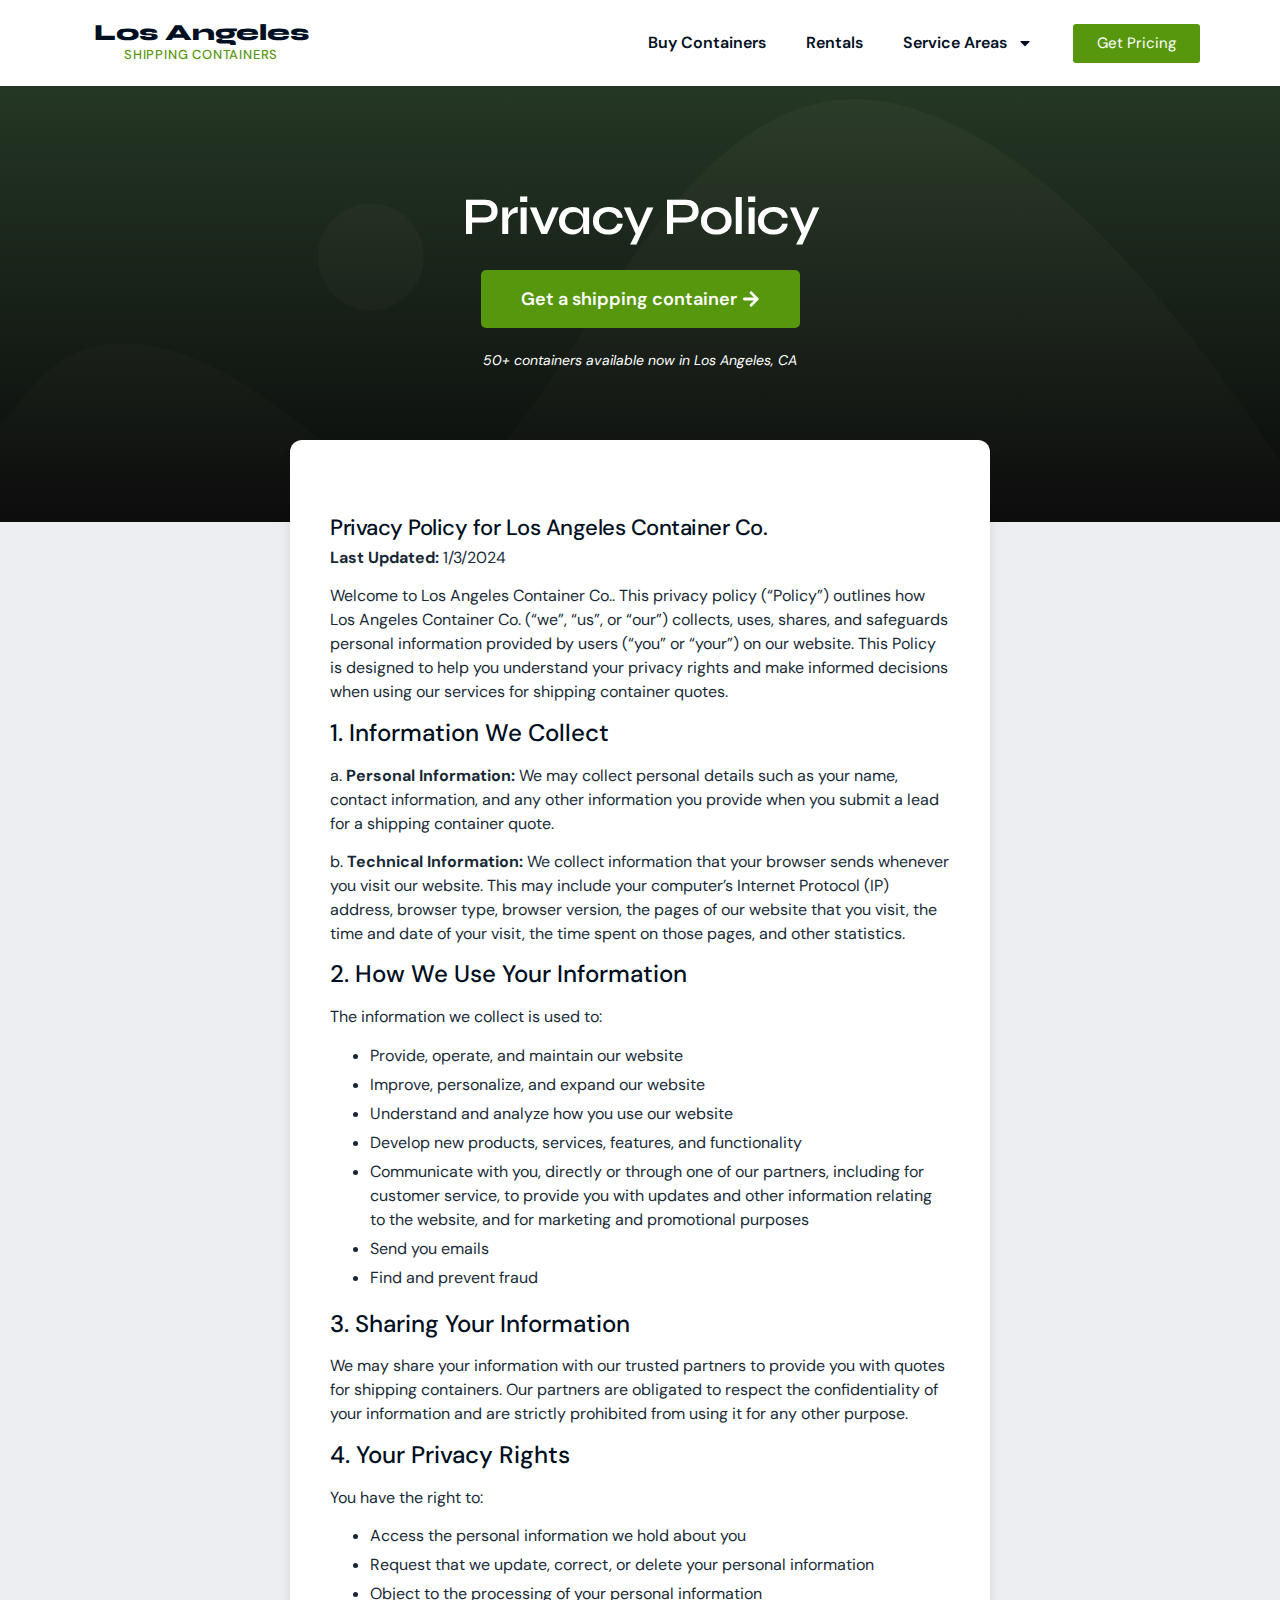
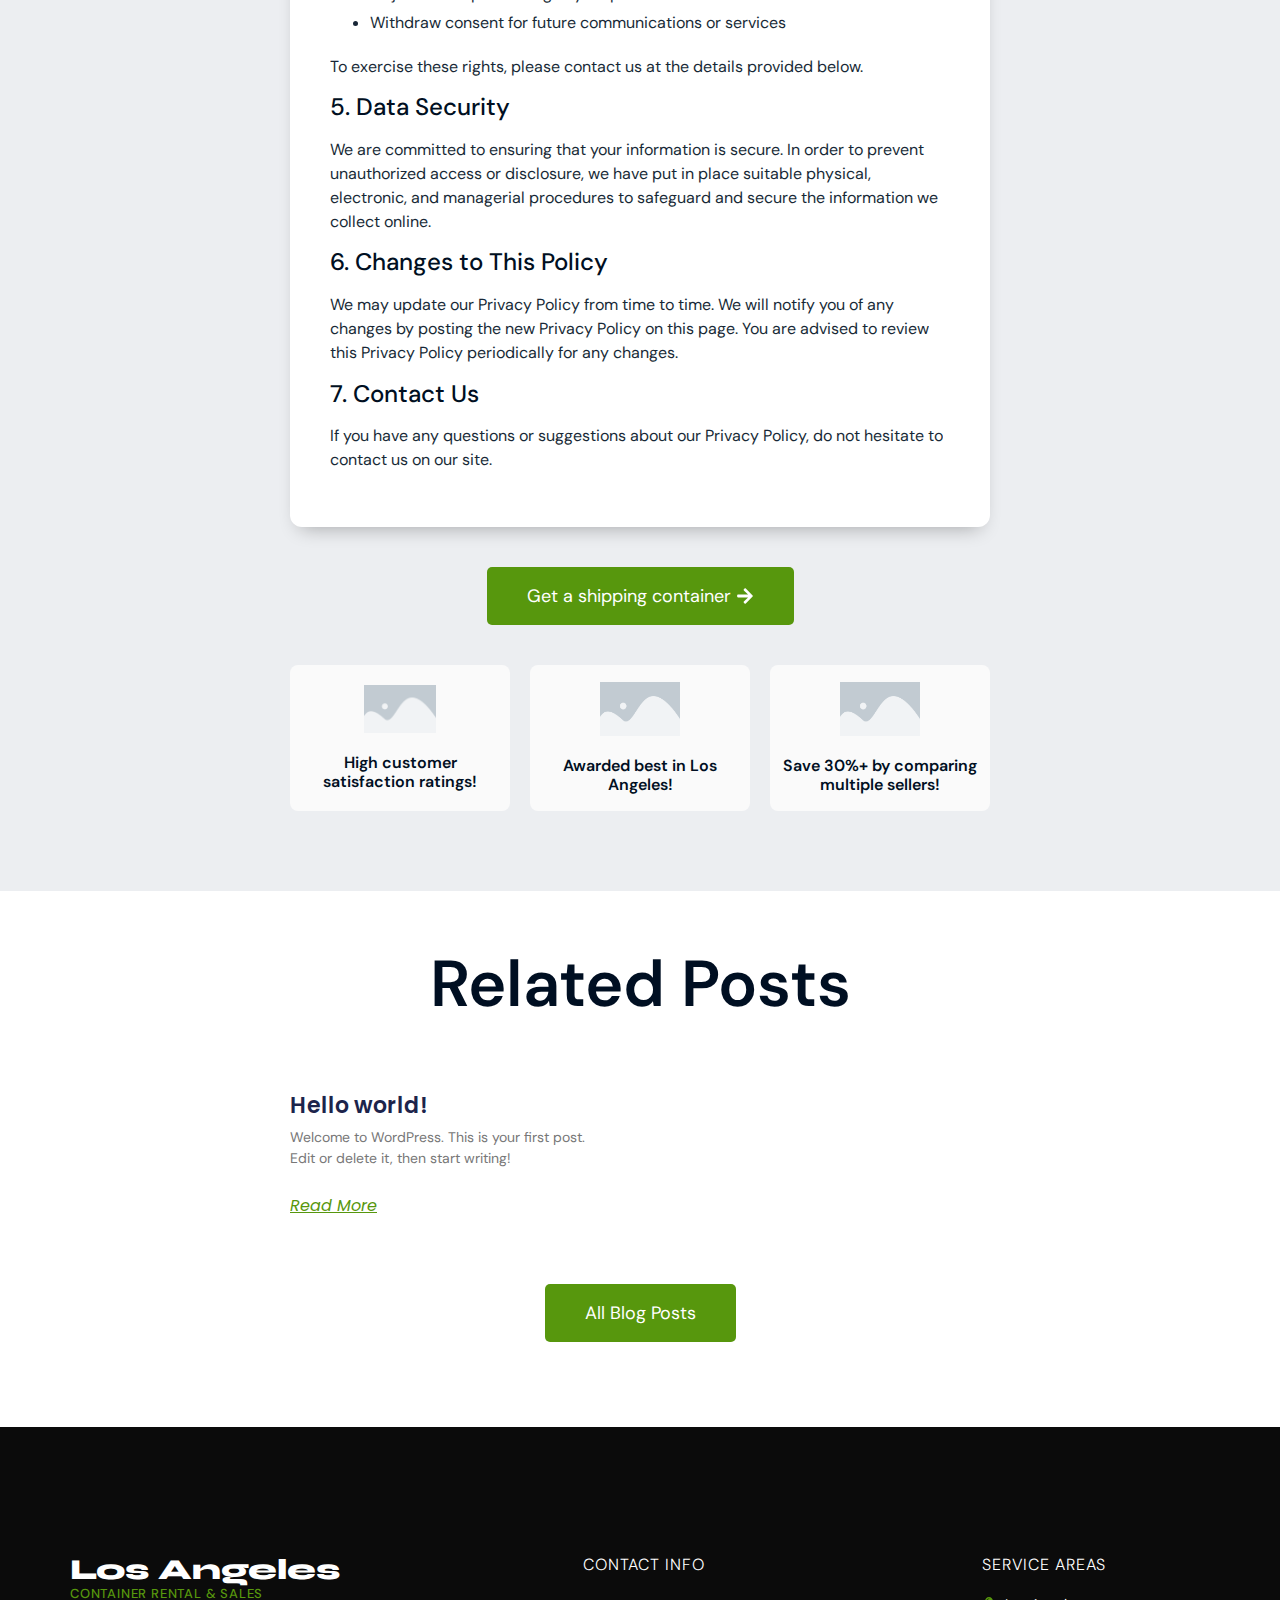
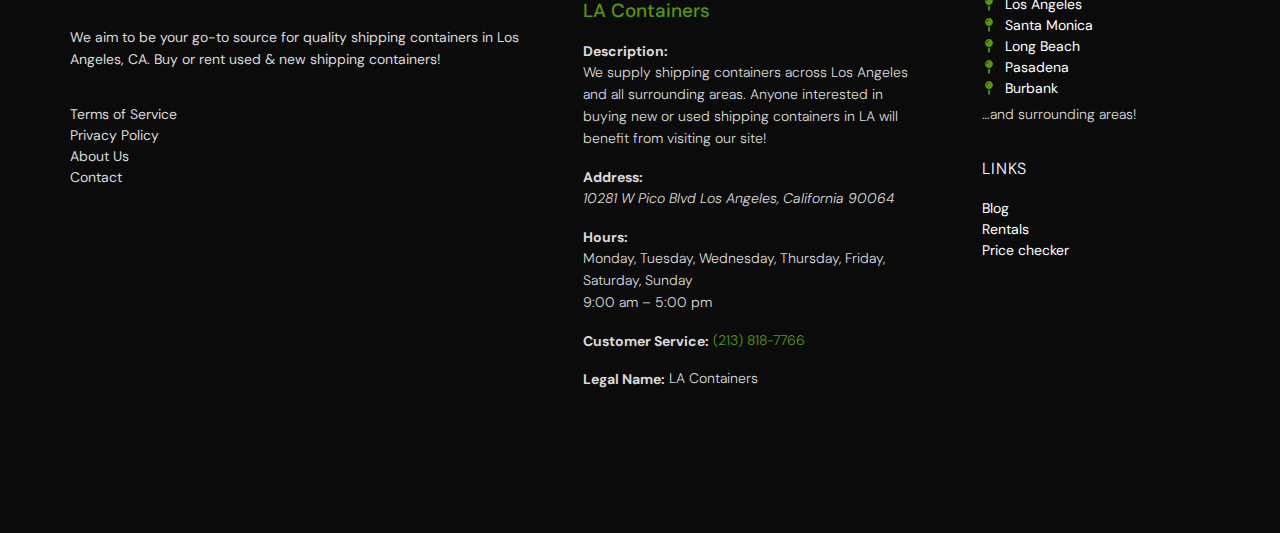
<file: privacy-policy/index.html>
<!DOCTYPE html>
<html lang="en-US" prefix="og: https://ogp.me/ns#">
<head>
	<meta charset="UTF-8">
	<meta name="viewport" content="width=device-width, initial-scale=1">
	<link rel="profile" href="https://gmpg.org/xfn/11">
		<style>img:is([sizes="auto" i], [sizes^="auto," i]) { contain-intrinsic-size: 3000px 1500px }</style>
	
<!-- Search Engine Optimization by Rank Math - https://rankmath.com/ -->
<title>Privacy Policy - LA Containers</title>
<meta name="description" content="Last Updated: 1/3/2024">
<meta name="robots" content="follow, index, max-snippet:-1, max-video-preview:-1, max-image-preview:large">
<meta property="og:locale" content="en_US">
<meta property="og:type" content="article">
<meta property="og:title" content="Privacy Policy - LA Containers">
<meta property="og:description" content="Last Updated: 1/3/2024">
<meta property="og:site_name" content="LA Containers">
<meta name="twitter:card" content="summary_large_image">
<meta name="twitter:title" content="Privacy Policy - LA Containers">
<meta name="twitter:description" content="Last Updated: 1/3/2024">
<meta name="twitter:label1" content="Time to read">
<meta name="twitter:data1" content="2 minutes">
<!-- /Rank Math WordPress SEO plugin -->

<link rel="alternate" type="application/rss+xml" title="LA Containers &raquo; Feed" href="/feed/">
<link rel="alternate" type="application/rss+xml" title="LA Containers &raquo; Comments Feed" href="/comments/feed/">
<link rel="alternate" type="application/rss+xml" title="LA Containers &raquo; Privacy Policy Comments Feed" href="/privacy-policy/feed/">
<script>
window._wpemojiSettings = {"baseUrl":"https:\/\/s.w.org\/images\/core\/emoji\/15.1.0\/72x72\/","ext":".png","svgUrl":"https:\/\/s.w.org\/images\/core\/emoji\/15.1.0\/svg\/","svgExt":".svg","source":{"concatemoji":"\/wp-includes\/js\/wp-emoji-release.min.js?ver=6.8.1"}};
/*! This file is auto-generated */
!function(i,n){var o,s,e;function c(e){try{var t={supportTests:e,timestamp:(new Date).valueOf()};sessionStorage.setItem(o,JSON.stringify(t))}catch(e){}}function p(e,t,n){e.clearRect(0,0,e.canvas.width,e.canvas.height),e.fillText(t,0,0);var t=new Uint32Array(e.getImageData(0,0,e.canvas.width,e.canvas.height).data),r=(e.clearRect(0,0,e.canvas.width,e.canvas.height),e.fillText(n,0,0),new Uint32Array(e.getImageData(0,0,e.canvas.width,e.canvas.height).data));return t.every(function(e,t){return e===r[t]})}function u(e,t,n){switch(t){case"flag":return n(e,"🏳️‍⚧️","🏳️​⚧️")?!1:!n(e,"🇺🇳","🇺​🇳")&&!n(e,"🏴󠁧󠁢󠁥󠁮󠁧󠁿","🏴​󠁧​󠁢​󠁥​󠁮​󠁧​󠁿");case"emoji":return!n(e,"🐦‍🔥","🐦​🔥")}return!1}function f(e,t,n){var r="undefined"!=typeof WorkerGlobalScope&&self instanceof WorkerGlobalScope?new OffscreenCanvas(300,150):i.createElement("canvas"),a=r.getContext("2d",{willReadFrequently:!0}),o=(a.textBaseline="top",a.font="600 32px Arial",{});return e.forEach(function(e){o[e]=t(a,e,n)}),o}function t(e){var t=i.createElement("script");t.src=e,t.defer=!0,i.head.appendChild(t)}"undefined"!=typeof Promise&&(o="wpEmojiSettingsSupports",s=["flag","emoji"],n.supports={everything:!0,everythingExceptFlag:!0},e=new Promise(function(e){i.addEventListener("DOMContentLoaded",e,{once:!0})}),new Promise(function(t){var n=function(){try{var e=JSON.parse(sessionStorage.getItem(o));if("object"==typeof e&&"number"==typeof e.timestamp&&(new Date).valueOf()<e.timestamp+604800&&"object"==typeof e.supportTests)return e.supportTests}catch(e){}return null}();if(!n){if("undefined"!=typeof Worker&&"undefined"!=typeof OffscreenCanvas&&"undefined"!=typeof URL&&URL.createObjectURL&&"undefined"!=typeof Blob)try{var e="postMessage("+f.toString()+"("+[JSON.stringify(s),u.toString(),p.toString()].join(",")+"));",r=new Blob([e],{type:"text/javascript"}),a=new Worker(URL.createObjectURL(r),{name:"wpTestEmojiSupports"});return void(a.onmessage=function(e){c(n=e.data),a.terminate(),t(n)})}catch(e){}c(n=f(s,u,p))}t(n)}).then(function(e){for(var t in e)n.supports[t]=e[t],n.supports.everything=n.supports.everything&&n.supports[t],"flag"!==t&&(n.supports.everythingExceptFlag=n.supports.everythingExceptFlag&&n.supports[t]);n.supports.everythingExceptFlag=n.supports.everythingExceptFlag&&!n.supports.flag,n.DOMReady=!1,n.readyCallback=function(){n.DOMReady=!0}}).then(function(){return e}).then(function(){var e;n.supports.everything||(n.readyCallback(),(e=n.source||{}).concatemoji?t(e.concatemoji):e.wpemoji&&e.twemoji&&(t(e.twemoji),t(e.wpemoji)))}))}((window,document),window._wpemojiSettings);
</script>
<style id="wp-emoji-styles-inline-css">img.wp-smiley, img.emoji {
		display: inline !important;
		border: none !important;
		box-shadow: none !important;
		height: 1em !important;
		width: 1em !important;
		margin: 0 0.07em !important;
		vertical-align: -0.1em !important;
		background: none !important;
		padding: 0 !important;
	}</style>
<link rel="stylesheet" id="wp-block-library-css" href="/wp-includes/css/dist/block-library/style.min.css?ver=6.8.1" media="all">
<style id="global-styles-inline-css">:root{--wp--preset--aspect-ratio--square: 1;--wp--preset--aspect-ratio--4-3: 4/3;--wp--preset--aspect-ratio--3-4: 3/4;--wp--preset--aspect-ratio--3-2: 3/2;--wp--preset--aspect-ratio--2-3: 2/3;--wp--preset--aspect-ratio--16-9: 16/9;--wp--preset--aspect-ratio--9-16: 9/16;--wp--preset--color--black: #000000;--wp--preset--color--cyan-bluish-gray: #abb8c3;--wp--preset--color--white: #ffffff;--wp--preset--color--pale-pink: #f78da7;--wp--preset--color--vivid-red: #cf2e2e;--wp--preset--color--luminous-vivid-orange: #ff6900;--wp--preset--color--luminous-vivid-amber: #fcb900;--wp--preset--color--light-green-cyan: #7bdcb5;--wp--preset--color--vivid-green-cyan: #00d084;--wp--preset--color--pale-cyan-blue: #8ed1fc;--wp--preset--color--vivid-cyan-blue: #0693e3;--wp--preset--color--vivid-purple: #9b51e0;--wp--preset--gradient--vivid-cyan-blue-to-vivid-purple: linear-gradient(135deg,rgba(6,147,227,1) 0%,rgb(155,81,224) 100%);--wp--preset--gradient--light-green-cyan-to-vivid-green-cyan: linear-gradient(135deg,rgb(122,220,180) 0%,rgb(0,208,130) 100%);--wp--preset--gradient--luminous-vivid-amber-to-luminous-vivid-orange: linear-gradient(135deg,rgba(252,185,0,1) 0%,rgba(255,105,0,1) 100%);--wp--preset--gradient--luminous-vivid-orange-to-vivid-red: linear-gradient(135deg,rgba(255,105,0,1) 0%,rgb(207,46,46) 100%);--wp--preset--gradient--very-light-gray-to-cyan-bluish-gray: linear-gradient(135deg,rgb(238,238,238) 0%,rgb(169,184,195) 100%);--wp--preset--gradient--cool-to-warm-spectrum: linear-gradient(135deg,rgb(74,234,220) 0%,rgb(151,120,209) 20%,rgb(207,42,186) 40%,rgb(238,44,130) 60%,rgb(251,105,98) 80%,rgb(254,248,76) 100%);--wp--preset--gradient--blush-light-purple: linear-gradient(135deg,rgb(255,206,236) 0%,rgb(152,150,240) 100%);--wp--preset--gradient--blush-bordeaux: linear-gradient(135deg,rgb(254,205,165) 0%,rgb(254,45,45) 50%,rgb(107,0,62) 100%);--wp--preset--gradient--luminous-dusk: linear-gradient(135deg,rgb(255,203,112) 0%,rgb(199,81,192) 50%,rgb(65,88,208) 100%);--wp--preset--gradient--pale-ocean: linear-gradient(135deg,rgb(255,245,203) 0%,rgb(182,227,212) 50%,rgb(51,167,181) 100%);--wp--preset--gradient--electric-grass: linear-gradient(135deg,rgb(202,248,128) 0%,rgb(113,206,126) 100%);--wp--preset--gradient--midnight: linear-gradient(135deg,rgb(2,3,129) 0%,rgb(40,116,252) 100%);--wp--preset--font-size--small: 13px;--wp--preset--font-size--medium: 20px;--wp--preset--font-size--large: 36px;--wp--preset--font-size--x-large: 42px;--wp--preset--spacing--20: 0.44rem;--wp--preset--spacing--30: 0.67rem;--wp--preset--spacing--40: 1rem;--wp--preset--spacing--50: 1.5rem;--wp--preset--spacing--60: 2.25rem;--wp--preset--spacing--70: 3.38rem;--wp--preset--spacing--80: 5.06rem;--wp--preset--shadow--natural: 6px 6px 9px rgba(0, 0, 0, 0.2);--wp--preset--shadow--deep: 12px 12px 50px rgba(0, 0, 0, 0.4);--wp--preset--shadow--sharp: 6px 6px 0px rgba(0, 0, 0, 0.2);--wp--preset--shadow--outlined: 6px 6px 0px -3px rgba(255, 255, 255, 1), 6px 6px rgba(0, 0, 0, 1);--wp--preset--shadow--crisp: 6px 6px 0px rgba(0, 0, 0, 1);}:root { --wp--style--global--content-size: 800px;--wp--style--global--wide-size: 1200px; }:where(body) { margin: 0; }.wp-site-blocks > .alignleft { float: left; margin-right: 2em; }.wp-site-blocks > .alignright { float: right; margin-left: 2em; }.wp-site-blocks > .aligncenter { justify-content: center; margin-left: auto; margin-right: auto; }:where(.wp-site-blocks) > * { margin-block-start: 24px; margin-block-end: 0; }:where(.wp-site-blocks) > :first-child { margin-block-start: 0; }:where(.wp-site-blocks) > :last-child { margin-block-end: 0; }:root { --wp--style--block-gap: 24px; }:root :where(.is-layout-flow) > :first-child{margin-block-start: 0;}:root :where(.is-layout-flow) > :last-child{margin-block-end: 0;}:root :where(.is-layout-flow) > *{margin-block-start: 24px;margin-block-end: 0;}:root :where(.is-layout-constrained) > :first-child{margin-block-start: 0;}:root :where(.is-layout-constrained) > :last-child{margin-block-end: 0;}:root :where(.is-layout-constrained) > *{margin-block-start: 24px;margin-block-end: 0;}:root :where(.is-layout-flex){gap: 24px;}:root :where(.is-layout-grid){gap: 24px;}.is-layout-flow > .alignleft{float: left;margin-inline-start: 0;margin-inline-end: 2em;}.is-layout-flow > .alignright{float: right;margin-inline-start: 2em;margin-inline-end: 0;}.is-layout-flow > .aligncenter{margin-left: auto !important;margin-right: auto !important;}.is-layout-constrained > .alignleft{float: left;margin-inline-start: 0;margin-inline-end: 2em;}.is-layout-constrained > .alignright{float: right;margin-inline-start: 2em;margin-inline-end: 0;}.is-layout-constrained > .aligncenter{margin-left: auto !important;margin-right: auto !important;}.is-layout-constrained > :where(:not(.alignleft):not(.alignright):not(.alignfull)){max-width: var(--wp--style--global--content-size);margin-left: auto !important;margin-right: auto !important;}.is-layout-constrained > .alignwide{max-width: var(--wp--style--global--wide-size);}body .is-layout-flex{display: flex;}.is-layout-flex{flex-wrap: wrap;align-items: center;}.is-layout-flex > :is(*, div){margin: 0;}body .is-layout-grid{display: grid;}.is-layout-grid > :is(*, div){margin: 0;}body{padding-top: 0px;padding-right: 0px;padding-bottom: 0px;padding-left: 0px;}a:where(:not(.wp-element-button)){text-decoration: underline;}:root :where(.wp-element-button, .wp-block-button__link){background-color: #32373c;border-width: 0;color: #fff;font-family: inherit;font-size: inherit;line-height: inherit;padding: calc(0.667em + 2px) calc(1.333em + 2px);text-decoration: none;}.has-black-color{color: var(--wp--preset--color--black) !important;}.has-cyan-bluish-gray-color{color: var(--wp--preset--color--cyan-bluish-gray) !important;}.has-white-color{color: var(--wp--preset--color--white) !important;}.has-pale-pink-color{color: var(--wp--preset--color--pale-pink) !important;}.has-vivid-red-color{color: var(--wp--preset--color--vivid-red) !important;}.has-luminous-vivid-orange-color{color: var(--wp--preset--color--luminous-vivid-orange) !important;}.has-luminous-vivid-amber-color{color: var(--wp--preset--color--luminous-vivid-amber) !important;}.has-light-green-cyan-color{color: var(--wp--preset--color--light-green-cyan) !important;}.has-vivid-green-cyan-color{color: var(--wp--preset--color--vivid-green-cyan) !important;}.has-pale-cyan-blue-color{color: var(--wp--preset--color--pale-cyan-blue) !important;}.has-vivid-cyan-blue-color{color: var(--wp--preset--color--vivid-cyan-blue) !important;}.has-vivid-purple-color{color: var(--wp--preset--color--vivid-purple) !important;}.has-black-background-color{background-color: var(--wp--preset--color--black) !important;}.has-cyan-bluish-gray-background-color{background-color: var(--wp--preset--color--cyan-bluish-gray) !important;}.has-white-background-color{background-color: var(--wp--preset--color--white) !important;}.has-pale-pink-background-color{background-color: var(--wp--preset--color--pale-pink) !important;}.has-vivid-red-background-color{background-color: var(--wp--preset--color--vivid-red) !important;}.has-luminous-vivid-orange-background-color{background-color: var(--wp--preset--color--luminous-vivid-orange) !important;}.has-luminous-vivid-amber-background-color{background-color: var(--wp--preset--color--luminous-vivid-amber) !important;}.has-light-green-cyan-background-color{background-color: var(--wp--preset--color--light-green-cyan) !important;}.has-vivid-green-cyan-background-color{background-color: var(--wp--preset--color--vivid-green-cyan) !important;}.has-pale-cyan-blue-background-color{background-color: var(--wp--preset--color--pale-cyan-blue) !important;}.has-vivid-cyan-blue-background-color{background-color: var(--wp--preset--color--vivid-cyan-blue) !important;}.has-vivid-purple-background-color{background-color: var(--wp--preset--color--vivid-purple) !important;}.has-black-border-color{border-color: var(--wp--preset--color--black) !important;}.has-cyan-bluish-gray-border-color{border-color: var(--wp--preset--color--cyan-bluish-gray) !important;}.has-white-border-color{border-color: var(--wp--preset--color--white) !important;}.has-pale-pink-border-color{border-color: var(--wp--preset--color--pale-pink) !important;}.has-vivid-red-border-color{border-color: var(--wp--preset--color--vivid-red) !important;}.has-luminous-vivid-orange-border-color{border-color: var(--wp--preset--color--luminous-vivid-orange) !important;}.has-luminous-vivid-amber-border-color{border-color: var(--wp--preset--color--luminous-vivid-amber) !important;}.has-light-green-cyan-border-color{border-color: var(--wp--preset--color--light-green-cyan) !important;}.has-vivid-green-cyan-border-color{border-color: var(--wp--preset--color--vivid-green-cyan) !important;}.has-pale-cyan-blue-border-color{border-color: var(--wp--preset--color--pale-cyan-blue) !important;}.has-vivid-cyan-blue-border-color{border-color: var(--wp--preset--color--vivid-cyan-blue) !important;}.has-vivid-purple-border-color{border-color: var(--wp--preset--color--vivid-purple) !important;}.has-vivid-cyan-blue-to-vivid-purple-gradient-background{background: var(--wp--preset--gradient--vivid-cyan-blue-to-vivid-purple) !important;}.has-light-green-cyan-to-vivid-green-cyan-gradient-background{background: var(--wp--preset--gradient--light-green-cyan-to-vivid-green-cyan) !important;}.has-luminous-vivid-amber-to-luminous-vivid-orange-gradient-background{background: var(--wp--preset--gradient--luminous-vivid-amber-to-luminous-vivid-orange) !important;}.has-luminous-vivid-orange-to-vivid-red-gradient-background{background: var(--wp--preset--gradient--luminous-vivid-orange-to-vivid-red) !important;}.has-very-light-gray-to-cyan-bluish-gray-gradient-background{background: var(--wp--preset--gradient--very-light-gray-to-cyan-bluish-gray) !important;}.has-cool-to-warm-spectrum-gradient-background{background: var(--wp--preset--gradient--cool-to-warm-spectrum) !important;}.has-blush-light-purple-gradient-background{background: var(--wp--preset--gradient--blush-light-purple) !important;}.has-blush-bordeaux-gradient-background{background: var(--wp--preset--gradient--blush-bordeaux) !important;}.has-luminous-dusk-gradient-background{background: var(--wp--preset--gradient--luminous-dusk) !important;}.has-pale-ocean-gradient-background{background: var(--wp--preset--gradient--pale-ocean) !important;}.has-electric-grass-gradient-background{background: var(--wp--preset--gradient--electric-grass) !important;}.has-midnight-gradient-background{background: var(--wp--preset--gradient--midnight) !important;}.has-small-font-size{font-size: var(--wp--preset--font-size--small) !important;}.has-medium-font-size{font-size: var(--wp--preset--font-size--medium) !important;}.has-large-font-size{font-size: var(--wp--preset--font-size--large) !important;}.has-x-large-font-size{font-size: var(--wp--preset--font-size--x-large) !important;}
:root :where(.wp-block-pullquote){font-size: 1.5em;line-height: 1.6;}</style>
<link rel="stylesheet" id="hello-elementor-css" href="/wp-content/themes/hello-elementor/style.min.css?ver=3.3.0" media="all">
<link rel="stylesheet" id="hello-elementor-theme-style-css" href="/wp-content/themes/hello-elementor/theme.min.css?ver=3.3.0" media="all">
<link rel="stylesheet" id="hello-elementor-header-footer-css" href="/wp-content/themes/hello-elementor/header-footer.min.css?ver=3.3.0" media="all">
<link rel="stylesheet" id="elementor-frontend-css" href="/wp-content/plugins/elementor/assets/css/frontend.min.css?ver=3.29.0" media="all">
<link rel="stylesheet" id="elementor-post-202-css" href="/wp-content/uploads/elementor/css/post-202.css?ver=1747763572" media="all">
<link rel="stylesheet" id="widget-heading-css" href="/wp-content/plugins/elementor/assets/css/widget-heading.min.css?ver=3.29.0" media="all">
<link rel="stylesheet" id="e-motion-fx-css" href="/wp-content/plugins/elementor-pro/assets/css/modules/motion-fx.min.css?ver=3.29.0" media="all">
<link rel="stylesheet" id="widget-nav-menu-css" href="/wp-content/plugins/elementor-pro/assets/css/widget-nav-menu.min.css?ver=3.29.0" media="all">
<link rel="stylesheet" id="widget-icon-list-css" href="/wp-content/plugins/elementor/assets/css/widget-icon-list.min.css?ver=3.29.0" media="all">
<link rel="stylesheet" id="widget-image-css" href="/wp-content/plugins/elementor/assets/css/widget-image.min.css?ver=3.29.0" media="all">
<link rel="stylesheet" id="widget-posts-css" href="/wp-content/plugins/elementor-pro/assets/css/widget-posts.min.css?ver=3.29.0" media="all">
<link rel="stylesheet" id="elementor-post-218-css" href="/wp-content/uploads/elementor/css/post-218.css?ver=1747763572" media="all">
<link rel="stylesheet" id="elementor-post-211-css" href="/wp-content/uploads/elementor/css/post-211.css?ver=1747763572" media="all">
<link rel="stylesheet" id="elementor-post-208-css" href="/wp-content/uploads/elementor/css/post-208.css?ver=1747763572" media="all">
<link rel="stylesheet" id="elementor-gf-local-dmsans-css" href="/wp-content/uploads/elementor/google-fonts/css/dmsans.css?ver=1747763571" media="all">
<link rel="stylesheet" id="elementor-gf-local-syne-css" href="/wp-content/uploads/elementor/google-fonts/css/syne.css?ver=1747763571" media="all">
<link rel="stylesheet" id="elementor-gf-local-poppins-css" href="/wp-content/uploads/elementor/google-fonts/css/poppins.css?ver=1747763575" media="all">
<script src="/wp-includes/js/jquery/jquery.min.js?ver=3.7.1" id="jquery-core-js"></script>
<script src="/wp-includes/js/jquery/jquery-migrate.min.js?ver=3.4.1" id="jquery-migrate-js"></script>
<link rel="https://api.w.org/" href="/wp-json/">
<link rel="alternate" title="JSON" type="application/json" href="/wp-json/wp/v2/pages/253">
<link rel="EditURI" type="application/rsd+xml" title="RSD" href="/xmlrpc.php?rsd">
<meta name="generator" content="WordPress 6.8.1">
<link rel="shortlink" href="/?p=253">
<link rel="alternate" title="oEmbed (JSON)" type="application/json+oembed" href="/wp-json/oembed/1.0/embed?url=https%3A%2F%2F%2Fprivacy-policy%2F">
<link rel="alternate" title="oEmbed (XML)" type="text/xml+oembed" href="/wp-json/oembed/1.0/embed?url=https%3A%2F%2F%2Fprivacy-policy%2F#038;format=xml">
<script async defer src="https://app.visitortracking.com/assets/js/tracer.js"></script>
<script>function init_tracer() { 
   var tracer = new Tracer({  
   websiteId : "c81d522c-b5e9-4eab-986d-80dae88e73f7",  
   async : true, 
   debug : false }); 
 }</script><meta name="generator" content="Elementor 3.29.0; features: e_font_icon_svg, additional_custom_breakpoints, e_local_google_fonts, e_element_cache; settings: css_print_method-external, google_font-enabled, font_display-swap">
			<style>.e-con.e-parent:nth-of-type(n+4):not(.e-lazyloaded):not(.e-no-lazyload),
				.e-con.e-parent:nth-of-type(n+4):not(.e-lazyloaded):not(.e-no-lazyload) * {
					background-image: none !important;
				}
				@media screen and (max-height: 1024px) {
					.e-con.e-parent:nth-of-type(n+3):not(.e-lazyloaded):not(.e-no-lazyload),
					.e-con.e-parent:nth-of-type(n+3):not(.e-lazyloaded):not(.e-no-lazyload) * {
						background-image: none !important;
					}
				}
				@media screen and (max-height: 640px) {
					.e-con.e-parent:nth-of-type(n+2):not(.e-lazyloaded):not(.e-no-lazyload),
					.e-con.e-parent:nth-of-type(n+2):not(.e-lazyloaded):not(.e-no-lazyload) * {
						background-image: none !important;
					}
				}</style>
			<link rel="icon" href="/wp-content/uploads/2025/02/cropped-cropped-shipping-containers-32x32.webp" sizes="32x32">
<link rel="icon" href="/wp-content/uploads/2025/02/cropped-cropped-shipping-containers-192x192.webp" sizes="192x192">
<link rel="apple-touch-icon" href="/wp-content/uploads/2025/02/cropped-cropped-shipping-containers-180x180.webp">
<meta name="msapplication-TileImage" content="/wp-content/uploads/2025/02/cropped-cropped-shipping-containers-270x270.webp">
</head>
<body class="wp-singular page-template-default page page-id-253 wp-custom-logo wp-embed-responsive wp-theme-hello-elementor eio-default theme-default elementor-default elementor-kit-202 elementor-page-208">


<a class="skip-link screen-reader-text" href="#content">Skip to content</a>

		<div data-elementor-type="header" data-elementor-id="218" class="elementor elementor-218 elementor-location-header" data-elementor-post-type="elementor_library">
			<div class="elementor-element elementor-element-1186abfa e-flex e-con-boxed e-con e-parent" data-id="1186abfa" data-element_type="container">
					<div class="e-con-inner">
		<div class="elementor-element elementor-element-196821e2 e-con-full e-flex e-con e-child" data-id="196821e2" data-element_type="container">
				<div class="elementor-element elementor-element-2167f19d elementor-widget elementor-widget-heading" data-id="2167f19d" data-element_type="widget" data-widget_type="heading.default">
				<div class="elementor-widget-container">
					<span class="elementor-heading-title elementor-size-default"><a href="/">Los Angeles</a></span>				</div>
				</div>
				<div class="elementor-element elementor-element-6b9f8bdc elementor-widget elementor-widget-heading" data-id="6b9f8bdc" data-element_type="widget" data-widget_type="heading.default">
				<div class="elementor-widget-container">
					<span class="elementor-heading-title elementor-size-default"><a href="/">Shipping Containers</a></span>				</div>
				</div>
				<div class="elementor-element elementor-element-2d8d8766 elementor-align-justify elementor-mobile-align-justify elementor-widget-mobile__width-inherit elementor-fixed elementor-hidden-desktop elementor-hidden-tablet elementor-widget elementor-widget-button" data-id="2d8d8766" data-element_type="widget" data-settings="{&quot;_position&quot;:&quot;fixed&quot;,&quot;motion_fx_motion_fx_scrolling&quot;:&quot;yes&quot;,&quot;motion_fx_translateY_effect&quot;:&quot;yes&quot;,&quot;motion_fx_translateY_affectedRange&quot;:{&quot;unit&quot;:&quot;%&quot;,&quot;size&quot;:&quot;&quot;,&quot;sizes&quot;:{&quot;start&quot;:0,&quot;end&quot;:50}},&quot;motion_fx_translateY_speed&quot;:{&quot;unit&quot;:&quot;px&quot;,&quot;size&quot;:4,&quot;sizes&quot;:[]},&quot;motion_fx_devices&quot;:[&quot;desktop&quot;,&quot;tablet&quot;,&quot;mobile&quot;]}" data-widget_type="button.default">
				<div class="elementor-widget-container">
									<div class="elementor-button-wrapper">
					<a class="elementor-button elementor-button-link elementor-size-lg" href="/compare-pricing/">
						<span class="elementor-button-content-wrapper">
									<span class="elementor-button-text">Check Local Prices</span>
					</span>
					</a>
				</div>
								</div>
				</div>
				</div>
		<div class="elementor-element elementor-element-6989f3a2 e-con-full elementor-hidden-mobile e-flex e-con e-child" data-id="6989f3a2" data-element_type="container">
				<div class="elementor-element elementor-element-304bda76 elementor-nav-menu__align-end elementor-nav-menu--stretch elementor-nav-menu--dropdown-tablet elementor-nav-menu__text-align-aside elementor-nav-menu--toggle elementor-nav-menu--burger elementor-widget elementor-widget-nav-menu" data-id="304bda76" data-element_type="widget" data-settings="{&quot;full_width&quot;:&quot;stretch&quot;,&quot;layout&quot;:&quot;horizontal&quot;,&quot;submenu_icon&quot;:{&quot;value&quot;:&quot;&lt;svg class=\&quot;e-font-icon-svg e-fas-caret-down\&quot; viewBox=\&quot;0 0 320 512\&quot; xmlns=\&quot;http:\/\/www.w3.org\/2000\/svg\&quot;&gt;&lt;path d=\&quot;M31.3 192h257.3c17.8 0 26.7 21.5 14.1 34.1L174.1 354.8c-7.8 7.8-20.5 7.8-28.3 0L17.2 226.1C4.6 213.5 13.5 192 31.3 192z\&quot;&gt;&lt;\/path&gt;&lt;\/svg&gt;&quot;,&quot;library&quot;:&quot;fa-solid&quot;},&quot;toggle&quot;:&quot;burger&quot;}" data-widget_type="nav-menu.default">
				<div class="elementor-widget-container">
								<nav aria-label="Menu" class="elementor-nav-menu--main elementor-nav-menu__container elementor-nav-menu--layout-horizontal e--pointer-underline e--animation-fade">
				<ul id="menu-1-304bda76" class="elementor-nav-menu">
<li class="menu-item menu-item-type-post_type menu-item-object-page menu-item-261"><a href="/compare-pricing/" class="elementor-item">Buy Containers</a></li>
<li class="menu-item menu-item-type-post_type menu-item-object-page menu-item-255"><a href="/rentals/" class="elementor-item">Rentals</a></li>
<li class="menu-item menu-item-type-custom menu-item-object-custom menu-item-has-children menu-item-256">
<a href="#" class="elementor-item elementor-item-anchor">Service Areas</a>
<ul class="sub-menu elementor-nav-menu--dropdown">
	<li class="menu-item menu-item-type-post_type menu-item-object-page menu-item-260"><a href="/santa-monica/" class="elementor-sub-item">Santa Monica</a></li>
	<li class="menu-item menu-item-type-post_type menu-item-object-page menu-item-257"><a href="/long-beach/" class="elementor-sub-item">Long Beach</a></li>
	<li class="menu-item menu-item-type-post_type menu-item-object-page menu-item-258"><a href="/pasadena/" class="elementor-sub-item">Pasadena</a></li>
	<li class="menu-item menu-item-type-post_type menu-item-object-page menu-item-259"><a href="/burbank/" class="elementor-sub-item">Burbank</a></li>
</ul>
</li>
</ul>			</nav>
					<div class="elementor-menu-toggle" role="button" tabindex="0" aria-label="Menu Toggle" aria-expanded="false">
			<svg aria-hidden="true" role="presentation" class="elementor-menu-toggle__icon--open e-font-icon-svg e-eicon-menu-bar" viewbox="0 0 1000 1000" xmlns="http://www.w3.org/2000/svg"><path d="M104 333H896C929 333 958 304 958 271S929 208 896 208H104C71 208 42 237 42 271S71 333 104 333ZM104 583H896C929 583 958 554 958 521S929 458 896 458H104C71 458 42 487 42 521S71 583 104 583ZM104 833H896C929 833 958 804 958 771S929 708 896 708H104C71 708 42 737 42 771S71 833 104 833Z"></path></svg><svg aria-hidden="true" role="presentation" class="elementor-menu-toggle__icon--close e-font-icon-svg e-eicon-close" viewbox="0 0 1000 1000" xmlns="http://www.w3.org/2000/svg"><path d="M742 167L500 408 258 167C246 154 233 150 217 150 196 150 179 158 167 167 154 179 150 196 150 212 150 229 154 242 171 254L408 500 167 742C138 771 138 800 167 829 196 858 225 858 254 829L496 587 738 829C750 842 767 846 783 846 800 846 817 842 829 829 842 817 846 804 846 783 846 767 842 750 829 737L588 500 833 258C863 229 863 200 833 171 804 137 775 137 742 167Z"></path></svg>		</div>
					<nav class="elementor-nav-menu--dropdown elementor-nav-menu__container" aria-hidden="true">
				<ul id="menu-2-304bda76" class="elementor-nav-menu">
<li class="menu-item menu-item-type-post_type menu-item-object-page menu-item-261"><a href="/compare-pricing/" class="elementor-item" tabindex="-1">Buy Containers</a></li>
<li class="menu-item menu-item-type-post_type menu-item-object-page menu-item-255"><a href="/rentals/" class="elementor-item" tabindex="-1">Rentals</a></li>
<li class="menu-item menu-item-type-custom menu-item-object-custom menu-item-has-children menu-item-256">
<a href="#" class="elementor-item elementor-item-anchor" tabindex="-1">Service Areas</a>
<ul class="sub-menu elementor-nav-menu--dropdown">
	<li class="menu-item menu-item-type-post_type menu-item-object-page menu-item-260"><a href="/santa-monica/" class="elementor-sub-item" tabindex="-1">Santa Monica</a></li>
	<li class="menu-item menu-item-type-post_type menu-item-object-page menu-item-257"><a href="/long-beach/" class="elementor-sub-item" tabindex="-1">Long Beach</a></li>
	<li class="menu-item menu-item-type-post_type menu-item-object-page menu-item-258"><a href="/pasadena/" class="elementor-sub-item" tabindex="-1">Pasadena</a></li>
	<li class="menu-item menu-item-type-post_type menu-item-object-page menu-item-259"><a href="/burbank/" class="elementor-sub-item" tabindex="-1">Burbank</a></li>
</ul>
</li>
</ul>			</nav>
						</div>
				</div>
				<div class="elementor-element elementor-element-323d888d elementor-widget__width-auto elementor-widget elementor-widget-button" data-id="323d888d" data-element_type="widget" data-widget_type="button.default">
				<div class="elementor-widget-container">
									<div class="elementor-button-wrapper">
					<a class="elementor-button elementor-button-link elementor-size-sm" href="/compare-pricing/">
						<span class="elementor-button-content-wrapper">
									<span class="elementor-button-text">Get Pricing</span>
					</span>
					</a>
				</div>
								</div>
				</div>
				</div>
					</div>
				</div>
				</div>
				<div data-elementor-type="single-post" data-elementor-id="208" class="elementor elementor-208 elementor-location-single post-253 page type-page status-publish hentry" data-elementor-post-type="elementor_library">
			<div class="elementor-element elementor-element-ec46465 e-flex e-con-boxed e-con e-parent" data-id="ec46465" data-element_type="container" data-settings="{&quot;background_background&quot;:&quot;classic&quot;}">
					<div class="e-con-inner">
				<div class="elementor-element elementor-element-7d0f6fd0 elementor-widget elementor-widget-theme-post-title elementor-page-title elementor-widget-heading" data-id="7d0f6fd0" data-element_type="widget" data-widget_type="theme-post-title.default">
				<div class="elementor-widget-container">
					<h1 class="elementor-heading-title elementor-size-default">Privacy Policy</h1>				</div>
				</div>
				<div class="elementor-element elementor-element-571571be elementor-align-center elementor-widget elementor-widget-button" data-id="571571be" data-element_type="widget" data-widget_type="button.default">
				<div class="elementor-widget-container">
									<div class="elementor-button-wrapper">
					<a class="elementor-button elementor-button-link elementor-size-lg" href="/compare-pricing/">
						<span class="elementor-button-content-wrapper">
						<span class="elementor-button-icon">
				<svg aria-hidden="true" class="e-font-icon-svg e-fas-arrow-right" viewbox="0 0 448 512" xmlns="http://www.w3.org/2000/svg"><path d="M190.5 66.9l22.2-22.2c9.4-9.4 24.6-9.4 33.9 0L441 239c9.4 9.4 9.4 24.6 0 33.9L246.6 467.3c-9.4 9.4-24.6 9.4-33.9 0l-22.2-22.2c-9.5-9.5-9.3-25 .4-34.3L311.4 296H24c-13.3 0-24-10.7-24-24v-32c0-13.3 10.7-24 24-24h287.4L190.9 101.2c-9.8-9.3-10-24.8-.4-34.3z"></path></svg>			</span>
									<span class="elementor-button-text">Get a shipping container</span>
					</span>
					</a>
				</div>
								</div>
				</div>
				<div class="elementor-element elementor-element-6b4b7fcb elementor-widget elementor-widget-heading" data-id="6b4b7fcb" data-element_type="widget" data-widget_type="heading.default">
				<div class="elementor-widget-container">
					<span class="elementor-heading-title elementor-size-default">50+ containers available now in Los Angeles, CA</span>				</div>
				</div>
					</div>
				</div>
		<div class="elementor-element elementor-element-2ad00564 e-flex e-con-boxed e-con e-parent" data-id="2ad00564" data-element_type="container" data-settings="{&quot;background_background&quot;:&quot;classic&quot;}">
					<div class="e-con-inner">
				<div class="elementor-element elementor-element-40addc15 elementor-widget elementor-widget-theme-post-content" data-id="40addc15" data-element_type="widget" data-widget_type="theme-post-content.default">
				<div class="elementor-widget-container">
					
<h3 class="wp-block-heading">Privacy Policy for Los Angeles Container Co.</h3>



<p><strong>Last Updated:</strong> 1/3/2024</p>



<p>Welcome to Los Angeles Container Co.. This privacy policy (&#8220;Policy&#8221;) outlines how Los Angeles Container Co. (&#8220;we&#8221;, &#8220;us&#8221;, or &#8220;our&#8221;) collects, uses, shares, and safeguards personal information provided by users (&#8220;you&#8221; or &#8220;your&#8221;) on our website. This Policy is designed to help you understand your privacy rights and make informed decisions when using our services for shipping container quotes.</p>



<h4 class="wp-block-heading">1. Information We Collect</h4>



<p>a. <strong>Personal Information:</strong> We may collect personal details such as your name, contact information, and any other information you provide when you submit a lead for a shipping container quote.</p>



<p>b. <strong>Technical Information:</strong> We collect information that your browser sends whenever you visit our website. This may include your computer&#8217;s Internet Protocol (IP) address, browser type, browser version, the pages of our website that you visit, the time and date of your visit, the time spent on those pages, and other statistics.</p>



<h4 class="wp-block-heading">2. How We Use Your Information</h4>



<p>The information we collect is used to:</p>



<ul class="wp-block-list">
<li>Provide, operate, and maintain our website</li>



<li>Improve, personalize, and expand our website</li>



<li>Understand and analyze how you use our website</li>



<li>Develop new products, services, features, and functionality</li>



<li>Communicate with you, directly or through one of our partners, including for customer service, to provide you with updates and other information relating to the website, and for marketing and promotional purposes</li>



<li>Send you emails</li>



<li>Find and prevent fraud</li>
</ul>



<h4 class="wp-block-heading">3. Sharing Your Information</h4>



<p>We may share your information with our trusted partners to provide you with quotes for shipping containers. Our partners are obligated to respect the confidentiality of your information and are strictly prohibited from using it for any other purpose.</p>



<h4 class="wp-block-heading">4. Your Privacy Rights</h4>



<p>You have the right to:</p>



<ul class="wp-block-list">
<li>Access the personal information we hold about you</li>



<li>Request that we update, correct, or delete your personal information</li>



<li>Object to the processing of your personal information</li>



<li>Withdraw consent for future communications or services</li>
</ul>



<p>To exercise these rights, please contact us at the details provided below.</p>



<h4 class="wp-block-heading">5. Data Security</h4>



<p>We are committed to ensuring that your information is secure. In order to prevent unauthorized access or disclosure, we have put in place suitable physical, electronic, and managerial procedures to safeguard and secure the information we collect online.</p>



<h4 class="wp-block-heading">6. Changes to This Policy</h4>



<p>We may update our Privacy Policy from time to time. We will notify you of any changes by posting the new Privacy Policy on this page. You are advised to review this Privacy Policy periodically for any changes.</p>



<h4 class="wp-block-heading">7. Contact Us</h4>



<p>If you have any questions or suggestions about our Privacy Policy, do not hesitate to contact us on our site.</p>
				</div>
				</div>
				<div class="elementor-element elementor-element-6f35b15d elementor-align-center elementor-widget elementor-widget-button" data-id="6f35b15d" data-element_type="widget" data-widget_type="button.default">
				<div class="elementor-widget-container">
									<div class="elementor-button-wrapper">
					<a class="elementor-button elementor-button-link elementor-size-lg" href="/compare-pricing/">
						<span class="elementor-button-content-wrapper">
						<span class="elementor-button-icon">
				<svg aria-hidden="true" class="e-font-icon-svg e-fas-arrow-right" viewbox="0 0 448 512" xmlns="http://www.w3.org/2000/svg"><path d="M190.5 66.9l22.2-22.2c9.4-9.4 24.6-9.4 33.9 0L441 239c9.4 9.4 9.4 24.6 0 33.9L246.6 467.3c-9.4 9.4-24.6 9.4-33.9 0l-22.2-22.2c-9.5-9.5-9.3-25 .4-34.3L311.4 296H24c-13.3 0-24-10.7-24-24v-32c0-13.3 10.7-24 24-24h287.4L190.9 101.2c-9.8-9.3-10-24.8-.4-34.3z"></path></svg>			</span>
									<span class="elementor-button-text">Get a shipping container</span>
					</span>
					</a>
				</div>
								</div>
				</div>
		<div class="elementor-element elementor-element-60ab640d e-grid e-con-full e-con e-child" data-id="60ab640d" data-element_type="container">
		<div class="elementor-element elementor-element-4b4cca1e e-con-full e-flex e-con e-child" data-id="4b4cca1e" data-element_type="container" data-settings="{&quot;background_background&quot;:&quot;classic&quot;}">
				<div class="elementor-element elementor-element-2909c9d4 elementor-widget elementor-widget-image" data-id="2909c9d4" data-element_type="widget" data-widget_type="image.default">
				<div class="elementor-widget-container">
															<img src="/wp-content/plugins/elementor/assets/images/placeholder.png" title="" alt="" loading="lazy">															</div>
				</div>
				<div class="elementor-element elementor-element-752afe7 elementor-widget elementor-widget-heading" data-id="752afe7" data-element_type="widget" data-widget_type="heading.default">
				<div class="elementor-widget-container">
					<h2 class="elementor-heading-title elementor-size-default">High customer satisfaction ratings!</h2>				</div>
				</div>
				</div>
		<div class="elementor-element elementor-element-1c6a09a4 e-con-full e-flex e-con e-child" data-id="1c6a09a4" data-element_type="container" data-settings="{&quot;background_background&quot;:&quot;classic&quot;}">
				<div class="elementor-element elementor-element-364305c8 elementor-widget elementor-widget-image" data-id="364305c8" data-element_type="widget" data-widget_type="image.default">
				<div class="elementor-widget-container">
															<img src="/wp-content/plugins/elementor/assets/images/placeholder.png" title="" alt="" loading="lazy">															</div>
				</div>
				<div class="elementor-element elementor-element-4acb68a8 elementor-widget elementor-widget-heading" data-id="4acb68a8" data-element_type="widget" data-widget_type="heading.default">
				<div class="elementor-widget-container">
					<h2 class="elementor-heading-title elementor-size-default">Awarded best in Los Angeles!</h2>				</div>
				</div>
				</div>
		<div class="elementor-element elementor-element-706fb422 e-con-full e-flex e-con e-child" data-id="706fb422" data-element_type="container" data-settings="{&quot;background_background&quot;:&quot;classic&quot;}">
				<div class="elementor-element elementor-element-3e86b811 elementor-widget elementor-widget-image" data-id="3e86b811" data-element_type="widget" data-widget_type="image.default">
				<div class="elementor-widget-container">
															<img src="/wp-content/plugins/elementor/assets/images/placeholder.png" title="" alt="" loading="lazy">															</div>
				</div>
				<div class="elementor-element elementor-element-617e5bf6 elementor-widget elementor-widget-heading" data-id="617e5bf6" data-element_type="widget" data-widget_type="heading.default">
				<div class="elementor-widget-container">
					<h2 class="elementor-heading-title elementor-size-default">Save 30%+ by comparing multiple sellers!</h2>				</div>
				</div>
				</div>
				</div>
					</div>
				</div>
		<div class="elementor-element elementor-element-7c585299 e-flex e-con-boxed e-con e-parent" data-id="7c585299" data-element_type="container">
					<div class="e-con-inner">
				<div class="elementor-element elementor-element-62ce9f28 elementor-widget elementor-widget-heading" data-id="62ce9f28" data-element_type="widget" data-widget_type="heading.default">
				<div class="elementor-widget-container">
					<h2 class="elementor-heading-title elementor-size-default">Related Posts</h2>				</div>
				</div>
				<div class="elementor-element elementor-element-2716c4cd elementor-posts__hover-none elementor-grid-2 elementor-grid-tablet-2 elementor-grid-mobile-1 elementor-posts--thumbnail-top elementor-widget elementor-widget-posts" data-id="2716c4cd" data-element_type="widget" data-settings="{&quot;cards_row_gap&quot;:{&quot;unit&quot;:&quot;px&quot;,&quot;size&quot;:80,&quot;sizes&quot;:[]},&quot;cards_row_gap_tablet&quot;:{&quot;unit&quot;:&quot;px&quot;,&quot;size&quot;:71,&quot;sizes&quot;:[]},&quot;cards_row_gap_mobile&quot;:{&quot;unit&quot;:&quot;px&quot;,&quot;size&quot;:30,&quot;sizes&quot;:[]},&quot;cards_columns&quot;:&quot;2&quot;,&quot;cards_columns_tablet&quot;:&quot;2&quot;,&quot;cards_columns_mobile&quot;:&quot;1&quot;}" data-widget_type="posts.cards">
				<div class="elementor-widget-container">
							<div class="elementor-posts-container elementor-posts elementor-posts--skin-cards elementor-grid">
				<article class="elementor-post elementor-grid-item post-1 post type-post status-publish format-standard hentry category-uncategorized">
			<div class="elementor-post__card">
				<div class="elementor-post__text">
				<h4 class="elementor-post__title">
			<a href="/hello-world/">
				Hello world!			</a>
		</h4>
				<div class="elementor-post__excerpt">
			<p>Welcome to WordPress. This is your first post. Edit or delete it, then start writing!</p>
		</div>
		
		<a class="elementor-post__read-more" href="/hello-world/" aria-label="Read more about Hello world!" tabindex="-1">
			Read More		</a>

				</div>
					</div>
		</article>
				</div>
		
						</div>
				</div>
				<div class="elementor-element elementor-element-630cf6f6 elementor-align-center elementor-widget elementor-widget-button" data-id="630cf6f6" data-element_type="widget" data-widget_type="button.default">
				<div class="elementor-widget-container">
									<div class="elementor-button-wrapper">
					<a class="elementor-button elementor-button-link elementor-size-lg" href="/blog-posts/">
						<span class="elementor-button-content-wrapper">
									<span class="elementor-button-text">All Blog Posts</span>
					</span>
					</a>
				</div>
								</div>
				</div>
					</div>
				</div>
				</div>
				<div data-elementor-type="footer" data-elementor-id="211" class="elementor elementor-211 elementor-location-footer" data-elementor-post-type="elementor_library">
			<div class="elementor-element elementor-element-3b30d687 e-flex e-con-boxed e-con e-parent" data-id="3b30d687" data-element_type="container" data-settings="{&quot;background_background&quot;:&quot;classic&quot;}">
					<div class="e-con-inner">
		<div class="elementor-element elementor-element-256a42a6 e-con-full e-flex e-con e-child" data-id="256a42a6" data-element_type="container">
				<div class="elementor-element elementor-element-3476d258 elementor-widget elementor-widget-heading" data-id="3476d258" data-element_type="widget" data-widget_type="heading.default">
				<div class="elementor-widget-container">
					<span class="elementor-heading-title elementor-size-default"><a href="/">Los Angeles</a></span>				</div>
				</div>
				<div class="elementor-element elementor-element-3b5abae0 elementor-widget elementor-widget-heading" data-id="3b5abae0" data-element_type="widget" data-widget_type="heading.default">
				<div class="elementor-widget-container">
					<span class="elementor-heading-title elementor-size-default"><a href="/">Container rental &amp; sales</a></span>				</div>
				</div>
				<div class="elementor-element elementor-element-7f396f34 elementor-widget elementor-widget-text-editor" data-id="7f396f34" data-element_type="widget" data-widget_type="text-editor.default">
				<div class="elementor-widget-container">
									<p>We aim to be&nbsp;your go-to source for quality shipping containers in Los Angeles, CA. Buy or rent used &amp; new shipping containers!</p>								</div>
				</div>
				<div class="elementor-element elementor-element-319951de elementor-icon-list--layout-traditional elementor-list-item-link-full_width elementor-widget elementor-widget-icon-list" data-id="319951de" data-element_type="widget" data-widget_type="icon-list.default">
				<div class="elementor-widget-container">
							<ul class="elementor-icon-list-items">
							<li class="elementor-icon-list-item">
											<a href="/terms-of-service/">

											<span class="elementor-icon-list-text">Terms of Service</span>
											</a>
									</li>
								<li class="elementor-icon-list-item">
											<a href="/privacy-policy/">

											<span class="elementor-icon-list-text">Privacy Policy</span>
											</a>
									</li>
								<li class="elementor-icon-list-item">
											<a href="/about-us/">

											<span class="elementor-icon-list-text">About Us</span>
											</a>
									</li>
								<li class="elementor-icon-list-item">
											<a href="/contact-us/">

											<span class="elementor-icon-list-text">Contact</span>
											</a>
									</li>
						</ul>
						</div>
				</div>
				</div>
		<div class="elementor-element elementor-element-6b8c68b6 e-con-full e-flex e-con e-child" data-id="6b8c68b6" data-element_type="container">
				<div class="elementor-element elementor-element-45ff9509 elementor-widget elementor-widget-heading" data-id="45ff9509" data-element_type="widget" data-widget_type="heading.default">
				<div class="elementor-widget-container">
					<h4 class="elementor-heading-title elementor-size-default">Contact info</h4>				</div>
				</div>
				<div class="elementor-element elementor-element-25e82c7d elementor-widget elementor-widget-text-editor" data-id="25e82c7d" data-element_type="widget" data-widget_type="text-editor.default">
				<div class="elementor-widget-container">
									<div class="rank-math-contact-info show-name show-organization_description show-email show-address show-hours show-phone show-additional_info show-map">
<div class="rank-math-contact-section rank-math-contact-name">		<h4 class="rank-math-name">
			<a href="https://losangelescontainers.com/">LA Containers</a>
		</h4>
		</div>
<div class="rank-math-contact-section rank-math-contact-organization_description">		<div class="rank-math-organization-description">
			<label>Description:</label>
			<p>We supply shipping containers across Los Angeles and all surrounding areas. Anyone interested in buying new or used shipping containers in LA will benefit from visiting our site!</p>
		</div>
		</div>
<div class="rank-math-contact-section rank-math-contact-email"></div>
<div class="rank-math-contact-section rank-math-contact-address">		<label>Address:</label>
		<address>
<span class="contact-address-streetAddress">10281 W Pico Blvd</span> <span class="contact-address-addressLocality">Los Angeles</span>, <span class="contact-address-addressRegion">California</span> <span class="contact-address-postalCode">90064</span>
</address>
		</div>
<div class="rank-math-contact-section rank-math-contact-hours">		<label>Hours:</label>
		<div class="rank-math-contact-hours-details">
			<div class="rank-math-opening-hours">
<span class="rank-math-opening-days">Monday, Tuesday, Wednesday, Thursday, Friday, Saturday, Sunday</span><span class="rank-math-opening-time">9:00 am &ndash; 5:00 pm</span>
</div>		</div>
		</div>
<div class="rank-math-contact-section rank-math-contact-phone">			<div class="rank-math-phone-number type-customersupport">
				<label>Customer Service:</label>
				<span><a href="tel://(213) 818-7766">(213) 818-7766</a></span>
			</div>
			</div>
<div class="rank-math-contact-section rank-math-contact-additional_info">			<div class="rank-math-organization-additional-details">
				<label>Legal Name:</label>
				<span>LA Containers</span>
			</div>
			</div>
<div class="rank-math-contact-section rank-math-contact-map"></div>
</div>
<div class="clear"></div>								</div>
				</div>
				</div>
		<div class="elementor-element elementor-element-34d324d8 e-con-full e-flex e-con e-child" data-id="34d324d8" data-element_type="container">
				<div class="elementor-element elementor-element-2577b5e elementor-widget elementor-widget-heading" data-id="2577b5e" data-element_type="widget" data-widget_type="heading.default">
				<div class="elementor-widget-container">
					<h4 class="elementor-heading-title elementor-size-default">Service areas</h4>				</div>
				</div>
				<div class="elementor-element elementor-element-75cd8962 elementor-icon-list--layout-traditional elementor-list-item-link-full_width elementor-widget elementor-widget-icon-list" data-id="75cd8962" data-element_type="widget" data-widget_type="icon-list.default">
				<div class="elementor-widget-container">
							<ul class="elementor-icon-list-items">
							<li class="elementor-icon-list-item">
											<a href="/">

												<span class="elementor-icon-list-icon">
							<svg aria-hidden="true" class="e-font-icon-svg e-fas-map-pin" viewbox="0 0 288 512" xmlns="http://www.w3.org/2000/svg"><path d="M112 316.94v156.69l22.02 33.02c4.75 7.12 15.22 7.12 19.97 0L176 473.63V316.94c-10.39 1.92-21.06 3.06-32 3.06s-21.61-1.14-32-3.06zM144 0C64.47 0 0 64.47 0 144s64.47 144 144 144 144-64.47 144-144S223.53 0 144 0zm0 76c-37.5 0-68 30.5-68 68 0 6.62-5.38 12-12 12s-12-5.38-12-12c0-50.73 41.28-92 92-92 6.62 0 12 5.38 12 12s-5.38 12-12 12z"></path></svg>						</span>
										<span class="elementor-icon-list-text">Los Angeles</span>
											</a>
									</li>
								<li class="elementor-icon-list-item">
											<a href="/santa-monica/">

												<span class="elementor-icon-list-icon">
							<svg aria-hidden="true" class="e-font-icon-svg e-fas-map-pin" viewbox="0 0 288 512" xmlns="http://www.w3.org/2000/svg"><path d="M112 316.94v156.69l22.02 33.02c4.75 7.12 15.22 7.12 19.97 0L176 473.63V316.94c-10.39 1.92-21.06 3.06-32 3.06s-21.61-1.14-32-3.06zM144 0C64.47 0 0 64.47 0 144s64.47 144 144 144 144-64.47 144-144S223.53 0 144 0zm0 76c-37.5 0-68 30.5-68 68 0 6.62-5.38 12-12 12s-12-5.38-12-12c0-50.73 41.28-92 92-92 6.62 0 12 5.38 12 12s-5.38 12-12 12z"></path></svg>						</span>
										<span class="elementor-icon-list-text">Santa Monica</span>
											</a>
									</li>
								<li class="elementor-icon-list-item">
											<a href="/long-beach/">

												<span class="elementor-icon-list-icon">
							<svg aria-hidden="true" class="e-font-icon-svg e-fas-map-pin" viewbox="0 0 288 512" xmlns="http://www.w3.org/2000/svg"><path d="M112 316.94v156.69l22.02 33.02c4.75 7.12 15.22 7.12 19.97 0L176 473.63V316.94c-10.39 1.92-21.06 3.06-32 3.06s-21.61-1.14-32-3.06zM144 0C64.47 0 0 64.47 0 144s64.47 144 144 144 144-64.47 144-144S223.53 0 144 0zm0 76c-37.5 0-68 30.5-68 68 0 6.62-5.38 12-12 12s-12-5.38-12-12c0-50.73 41.28-92 92-92 6.62 0 12 5.38 12 12s-5.38 12-12 12z"></path></svg>						</span>
										<span class="elementor-icon-list-text">Long Beach</span>
											</a>
									</li>
								<li class="elementor-icon-list-item">
											<a href="/pasadena/">

												<span class="elementor-icon-list-icon">
							<svg aria-hidden="true" class="e-font-icon-svg e-fas-map-pin" viewbox="0 0 288 512" xmlns="http://www.w3.org/2000/svg"><path d="M112 316.94v156.69l22.02 33.02c4.75 7.12 15.22 7.12 19.97 0L176 473.63V316.94c-10.39 1.92-21.06 3.06-32 3.06s-21.61-1.14-32-3.06zM144 0C64.47 0 0 64.47 0 144s64.47 144 144 144 144-64.47 144-144S223.53 0 144 0zm0 76c-37.5 0-68 30.5-68 68 0 6.62-5.38 12-12 12s-12-5.38-12-12c0-50.73 41.28-92 92-92 6.62 0 12 5.38 12 12s-5.38 12-12 12z"></path></svg>						</span>
										<span class="elementor-icon-list-text">Pasadena</span>
											</a>
									</li>
								<li class="elementor-icon-list-item">
											<a href="/burbank/">

												<span class="elementor-icon-list-icon">
							<svg aria-hidden="true" class="e-font-icon-svg e-fas-map-pin" viewbox="0 0 288 512" xmlns="http://www.w3.org/2000/svg"><path d="M112 316.94v156.69l22.02 33.02c4.75 7.12 15.22 7.12 19.97 0L176 473.63V316.94c-10.39 1.92-21.06 3.06-32 3.06s-21.61-1.14-32-3.06zM144 0C64.47 0 0 64.47 0 144s64.47 144 144 144 144-64.47 144-144S223.53 0 144 0zm0 76c-37.5 0-68 30.5-68 68 0 6.62-5.38 12-12 12s-12-5.38-12-12c0-50.73 41.28-92 92-92 6.62 0 12 5.38 12 12s-5.38 12-12 12z"></path></svg>						</span>
										<span class="elementor-icon-list-text">Burbank</span>
											</a>
									</li>
						</ul>
						</div>
				</div>
				<div class="elementor-element elementor-element-4e676178 elementor-widget elementor-widget-text-editor" data-id="4e676178" data-element_type="widget" data-widget_type="text-editor.default">
				<div class="elementor-widget-container">
									<p>&#8230;and surrounding areas!</p>								</div>
				</div>
				<div class="elementor-element elementor-element-2a20ec98 elementor-widget elementor-widget-heading" data-id="2a20ec98" data-element_type="widget" data-widget_type="heading.default">
				<div class="elementor-widget-container">
					<h4 class="elementor-heading-title elementor-size-default">Links</h4>				</div>
				</div>
				<div class="elementor-element elementor-element-56d39044 elementor-icon-list--layout-traditional elementor-list-item-link-full_width elementor-widget elementor-widget-icon-list" data-id="56d39044" data-element_type="widget" data-widget_type="icon-list.default">
				<div class="elementor-widget-container">
							<ul class="elementor-icon-list-items">
							<li class="elementor-icon-list-item">
											<a href="/blog-posts/">

											<span class="elementor-icon-list-text">Blog</span>
											</a>
									</li>
								<li class="elementor-icon-list-item">
											<a href="/rentals/">

											<span class="elementor-icon-list-text">Rentals</span>
											</a>
									</li>
								<li class="elementor-icon-list-item">
											<a href="/compare-pricing/">

											<span class="elementor-icon-list-text">Price checker</span>
											</a>
									</li>
						</ul>
						</div>
				</div>
				</div>
					</div>
				</div>
				</div>
		
<script type="speculationrules">{"prefetch":[{"source":"document","where":{"and":[{"href_matches":"\/*"},{"not":{"href_matches":["\/wp-*.php","\/wp-admin\/*","\/wp-content\/uploads\/*","\/wp-content\/*","\/wp-content\/plugins\/*","\/wp-content\/themes\/hello-elementor\/*","\/*\\?(.+)"]}},{"not":{"selector_matches":"a[rel~=\"nofollow\"]"}},{"not":{"selector_matches":".no-prefetch, .no-prefetch a"}}]},"eagerness":"conservative"}]}</script>
        <span class="ssp-id" style="display:none">253</span>
					<script>const lazyloadRunObserver = () => {
					const lazyloadBackgrounds = document.querySelectorAll( `.e-con.e-parent:not(.e-lazyloaded)` );
					const lazyloadBackgroundObserver = new IntersectionObserver( ( entries ) => {
						entries.forEach( ( entry ) => {
							if ( entry.isIntersecting ) {
								let lazyloadBackground = entry.target;
								if( lazyloadBackground ) {
									lazyloadBackground.classList.add( 'e-lazyloaded' );
								}
								lazyloadBackgroundObserver.unobserve( entry.target );
							}
						});
					}, { rootMargin: '200px 0px 200px 0px' } );
					lazyloadBackgrounds.forEach( ( lazyloadBackground ) => {
						lazyloadBackgroundObserver.observe( lazyloadBackground );
					} );
				};
				const events = [
					'DOMContentLoaded',
					'elementor/lazyload/observe',
				];
				events.forEach( ( event ) => {
					document.addEventListener( event, lazyloadRunObserver );
				} );</script>
			<link rel="stylesheet" id="rank-math-contact-info-css" href="/wp-content/plugins/seo-by-rank-math/assets/front/css/rank-math-contact-info.css?ver=1.0.244" media="all">
<script src="/wp-content/themes/hello-elementor/assets/js/hello-frontend.min.js?ver=3.3.0" id="hello-theme-frontend-js"></script>
<script src="/wp-content/plugins/elementor/assets/js/webpack.runtime.min.js?ver=3.29.0" id="elementor-webpack-runtime-js"></script>
<script src="/wp-content/plugins/elementor/assets/js/frontend-modules.min.js?ver=3.29.0" id="elementor-frontend-modules-js"></script>
<script src="/wp-includes/js/jquery/ui/core.min.js?ver=1.13.3" id="jquery-ui-core-js"></script>
<script id="elementor-frontend-js-before">var elementorFrontendConfig = {"environmentMode":{"edit":false,"wpPreview":false,"isScriptDebug":false},"i18n":{"shareOnFacebook":"Share on Facebook","shareOnTwitter":"Share on Twitter","pinIt":"Pin it","download":"Download","downloadImage":"Download image","fullscreen":"Fullscreen","zoom":"Zoom","share":"Share","playVideo":"Play Video","previous":"Previous","next":"Next","close":"Close","a11yCarouselPrevSlideMessage":"Previous slide","a11yCarouselNextSlideMessage":"Next slide","a11yCarouselFirstSlideMessage":"This is the first slide","a11yCarouselLastSlideMessage":"This is the last slide","a11yCarouselPaginationBulletMessage":"Go to slide"},"is_rtl":false,"breakpoints":{"xs":0,"sm":480,"md":768,"lg":1025,"xl":1440,"xxl":1600},"responsive":{"breakpoints":{"mobile":{"label":"Mobile Portrait","value":767,"default_value":767,"direction":"max","is_enabled":true},"mobile_extra":{"label":"Mobile Landscape","value":880,"default_value":880,"direction":"max","is_enabled":false},"tablet":{"label":"Tablet Portrait","value":1024,"default_value":1024,"direction":"max","is_enabled":true},"tablet_extra":{"label":"Tablet Landscape","value":1200,"default_value":1200,"direction":"max","is_enabled":false},"laptop":{"label":"Laptop","value":1366,"default_value":1366,"direction":"max","is_enabled":false},"widescreen":{"label":"Widescreen","value":2400,"default_value":2400,"direction":"min","is_enabled":false}},"hasCustomBreakpoints":false},"version":"3.29.0","is_static":false,"experimentalFeatures":{"e_font_icon_svg":true,"additional_custom_breakpoints":true,"container":true,"e_local_google_fonts":true,"theme_builder_v2":true,"hello-theme-header-footer":true,"nested-elements":true,"editor_v2":true,"e_element_cache":true,"home_screen":true,"launchpad-checklist":true,"cloud-library":true,"e_opt_in_v4_page":true},"urls":{"assets":"\/wp-content\/plugins\/elementor\/assets\/","ajaxurl":"\/wp-admin\/admin-ajax.php","uploadUrl":"\/wp-content\/uploads"},"nonces":{"floatingButtonsClickTracking":"6db9f61312"},"swiperClass":"swiper","settings":{"page":[],"editorPreferences":[]},"kit":{"active_breakpoints":["viewport_mobile","viewport_tablet"],"global_image_lightbox":"yes","lightbox_enable_counter":"yes","lightbox_enable_fullscreen":"yes","lightbox_enable_zoom":"yes","lightbox_enable_share":"yes","lightbox_title_src":"title","lightbox_description_src":"description","hello_header_logo_type":"logo","hello_header_menu_layout":"horizontal","hello_footer_logo_type":"logo"},"post":{"id":253,"title":"Privacy%20Policy%20-%20LA%20Containers","excerpt":"","featuredImage":false}};</script>
<script src="/wp-content/plugins/elementor/assets/js/frontend.min.js?ver=3.29.0" id="elementor-frontend-js"></script>
<script src="/wp-content/plugins/elementor-pro/assets/lib/smartmenus/jquery.smartmenus.min.js?ver=1.2.1" id="smartmenus-js"></script>
<script src="/wp-includes/js/imagesloaded.min.js?ver=5.0.0" id="imagesloaded-js"></script>
<script src="/wp-content/plugins/elementor-pro/assets/js/webpack-pro.runtime.min.js?ver=3.29.0" id="elementor-pro-webpack-runtime-js"></script>
<script src="/wp-includes/js/dist/hooks.min.js?ver=4d63a3d491d11ffd8ac6" id="wp-hooks-js"></script>
<script src="/wp-includes/js/dist/i18n.min.js?ver=5e580eb46a90c2b997e6" id="wp-i18n-js"></script>
<script id="wp-i18n-js-after">
wp.i18n.setLocaleData( { 'text directionltr': [ 'ltr' ] } );
</script>
<script id="elementor-pro-frontend-js-before">var ElementorProFrontendConfig = {"ajaxurl":"\/wp-admin\/admin-ajax.php","nonce":"8cee0fb7e0","urls":{"assets":"\/wp-content\/plugins\/elementor-pro\/assets\/","rest":"\/wp-json\/"},"settings":{"lazy_load_background_images":true},"popup":{"hasPopUps":false},"shareButtonsNetworks":{"facebook":{"title":"Facebook","has_counter":true},"twitter":{"title":"Twitter"},"linkedin":{"title":"LinkedIn","has_counter":true},"pinterest":{"title":"Pinterest","has_counter":true},"reddit":{"title":"Reddit","has_counter":true},"vk":{"title":"VK","has_counter":true},"odnoklassniki":{"title":"OK","has_counter":true},"tumblr":{"title":"Tumblr"},"digg":{"title":"Digg"},"skype":{"title":"Skype"},"stumbleupon":{"title":"StumbleUpon","has_counter":true},"mix":{"title":"Mix"},"telegram":{"title":"Telegram"},"pocket":{"title":"Pocket","has_counter":true},"xing":{"title":"XING","has_counter":true},"whatsapp":{"title":"WhatsApp"},"email":{"title":"Email"},"print":{"title":"Print"},"x-twitter":{"title":"X"},"threads":{"title":"Threads"}},"facebook_sdk":{"lang":"en_US","app_id":""},"lottie":{"defaultAnimationUrl":"\/wp-content\/plugins\/elementor-pro\/modules\/lottie\/assets\/animations\/default.json"}};</script>
<script src="/wp-content/plugins/elementor-pro/assets/js/frontend.min.js?ver=3.29.0" id="elementor-pro-frontend-js"></script>
<script src="/wp-content/plugins/elementor-pro/assets/js/elements-handlers.min.js?ver=3.29.0" id="pro-elements-handlers-js"></script>

</body>
</html>
</file>
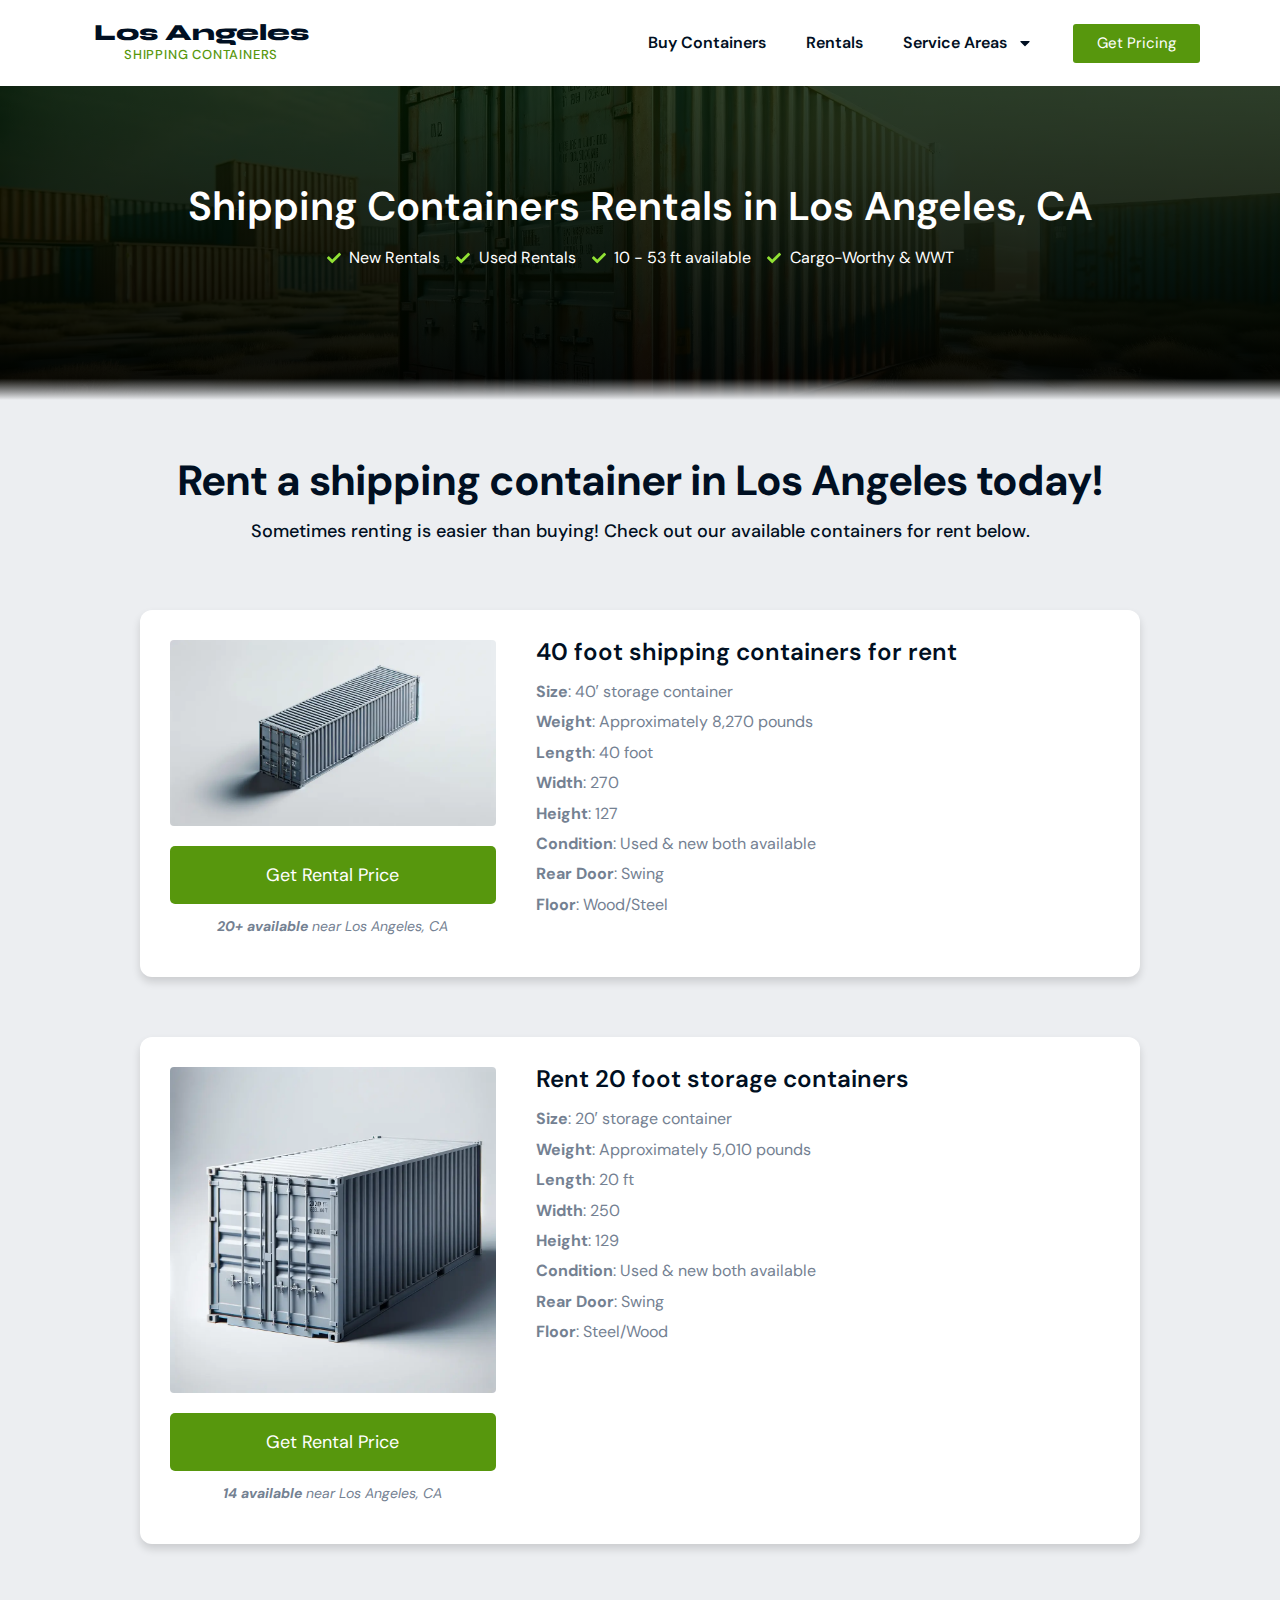
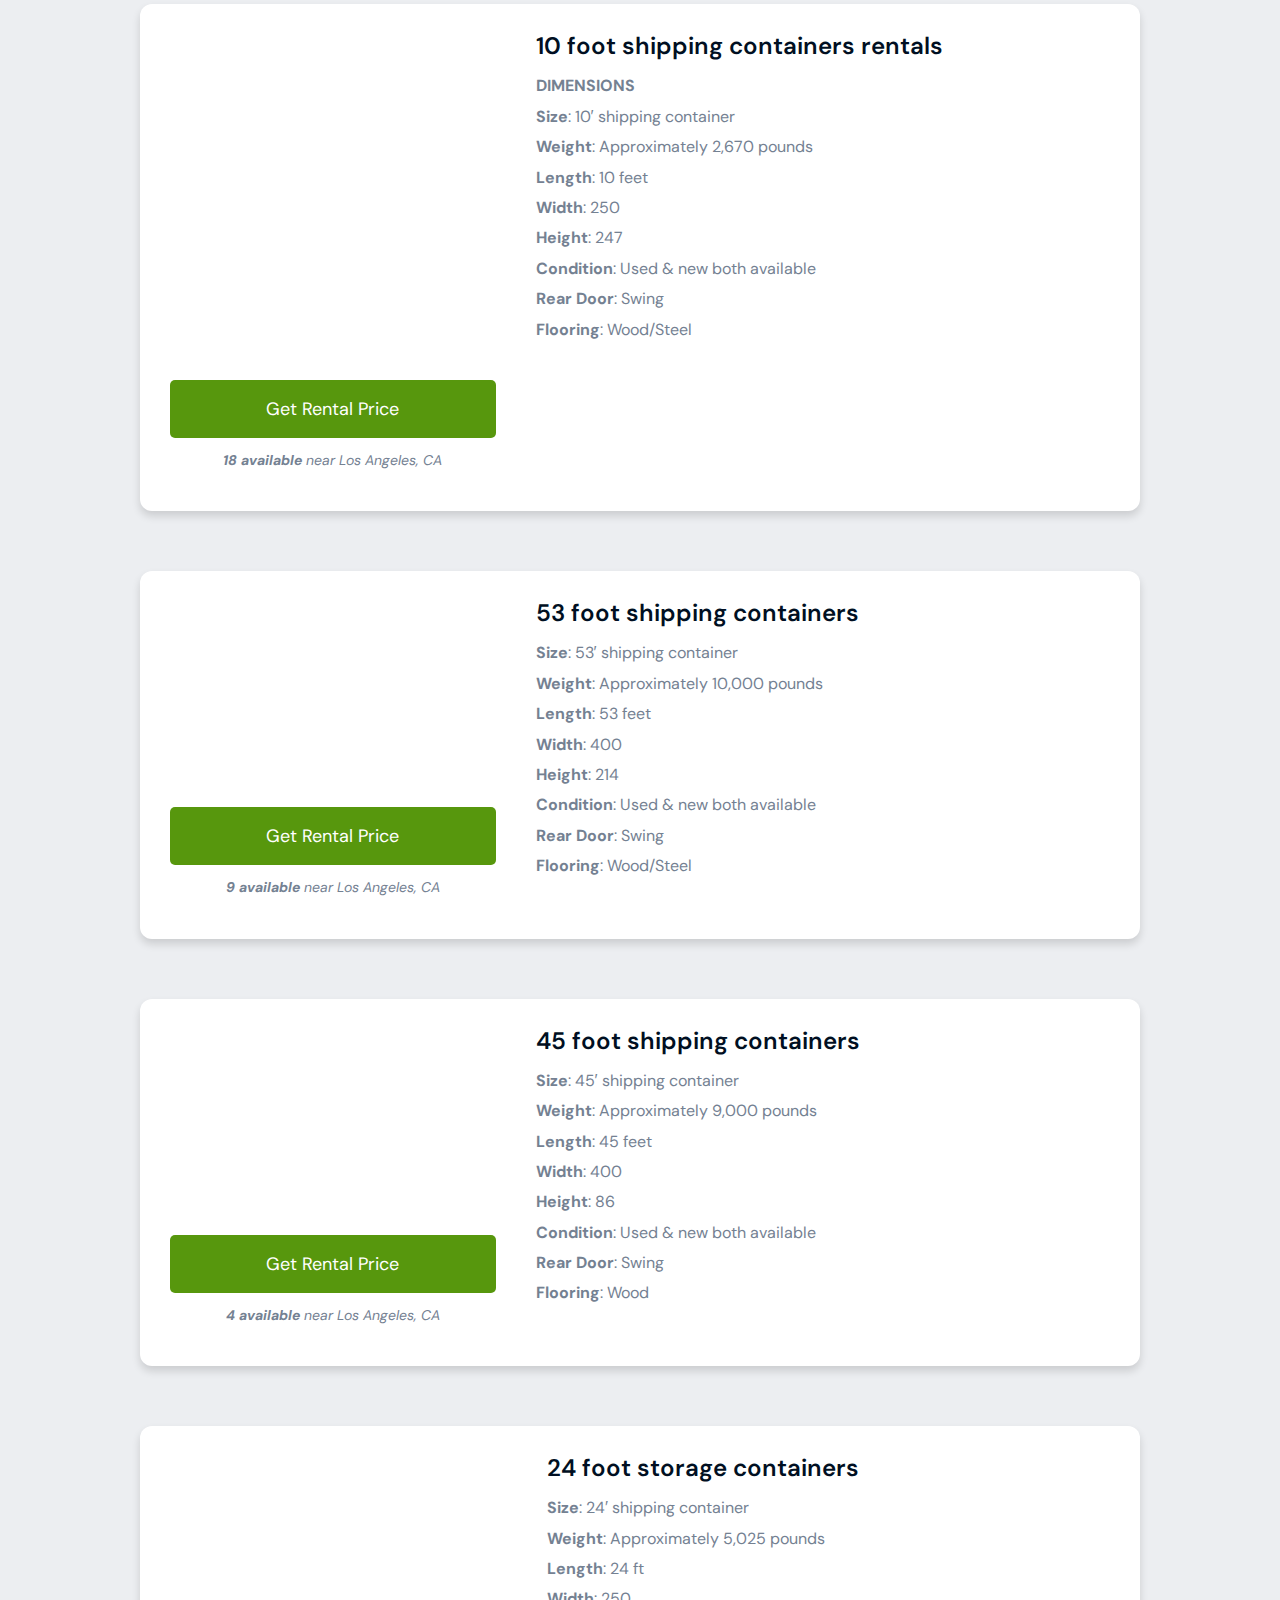
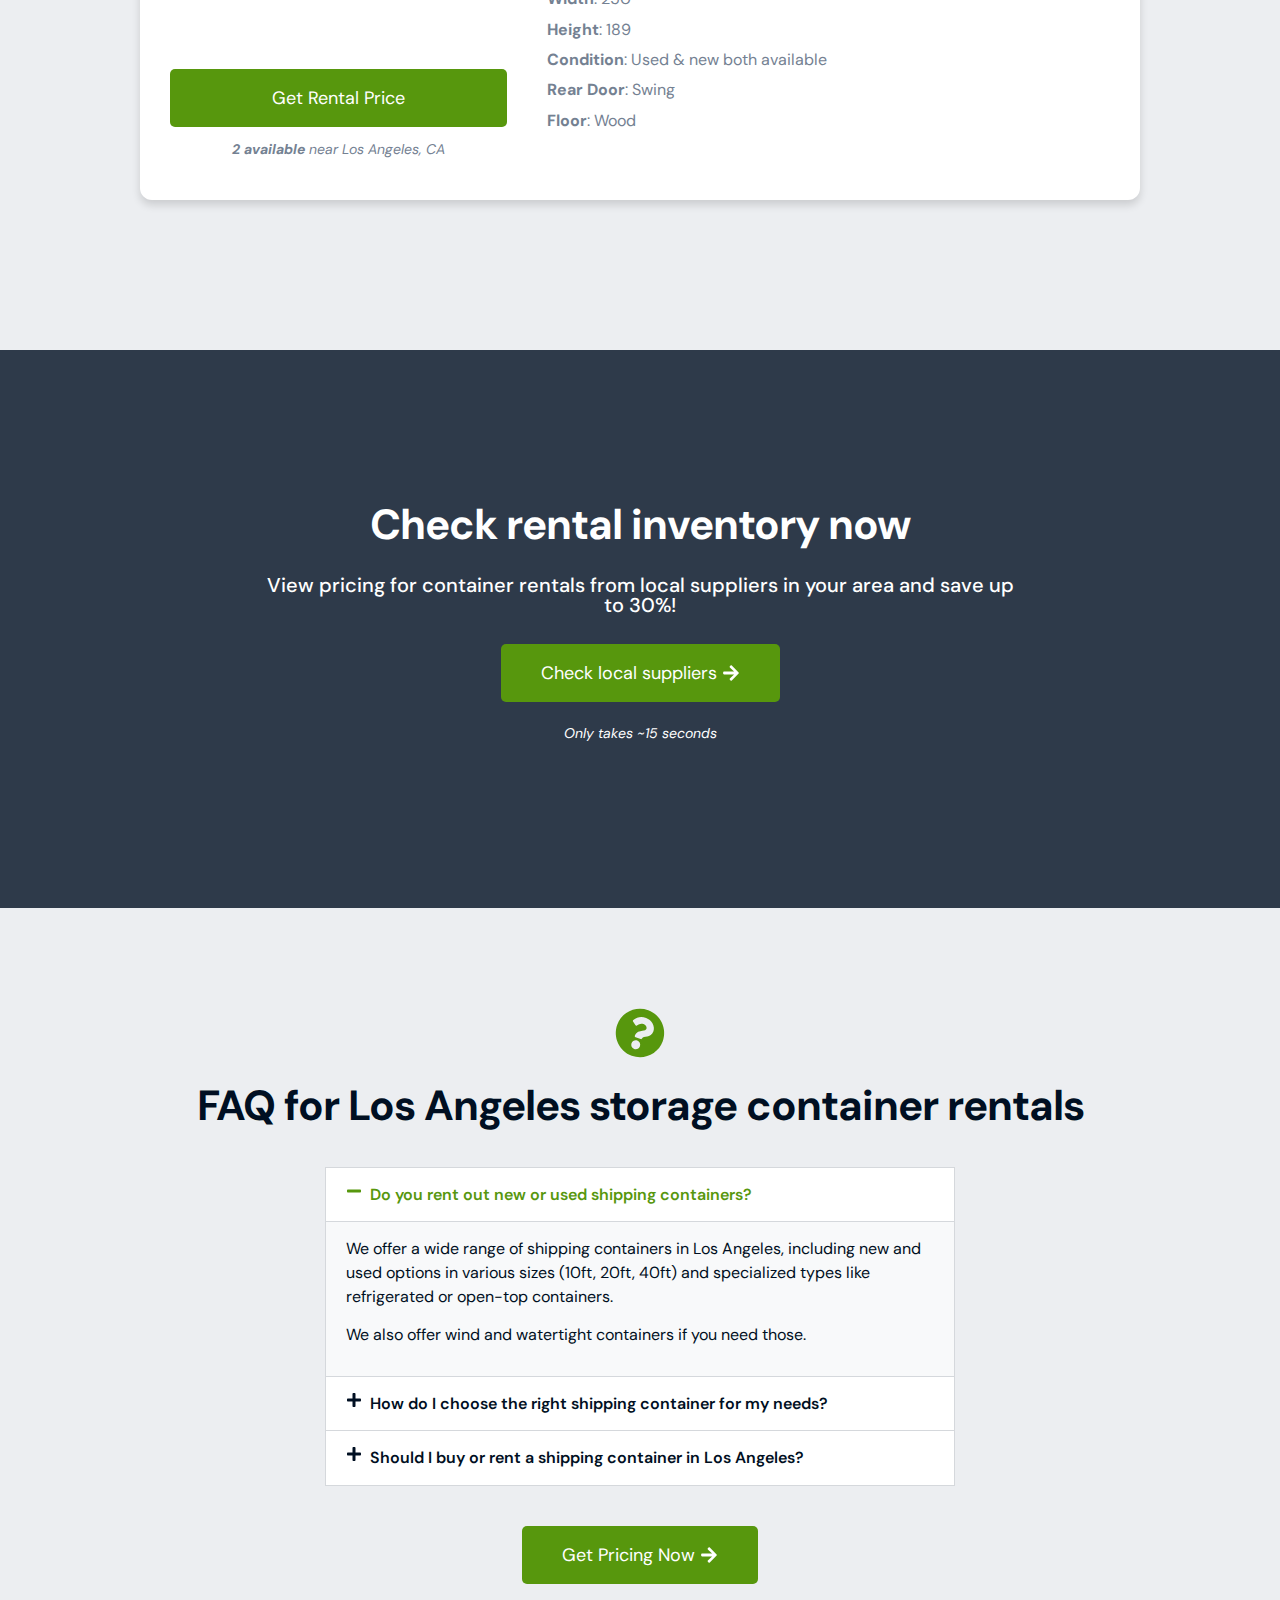
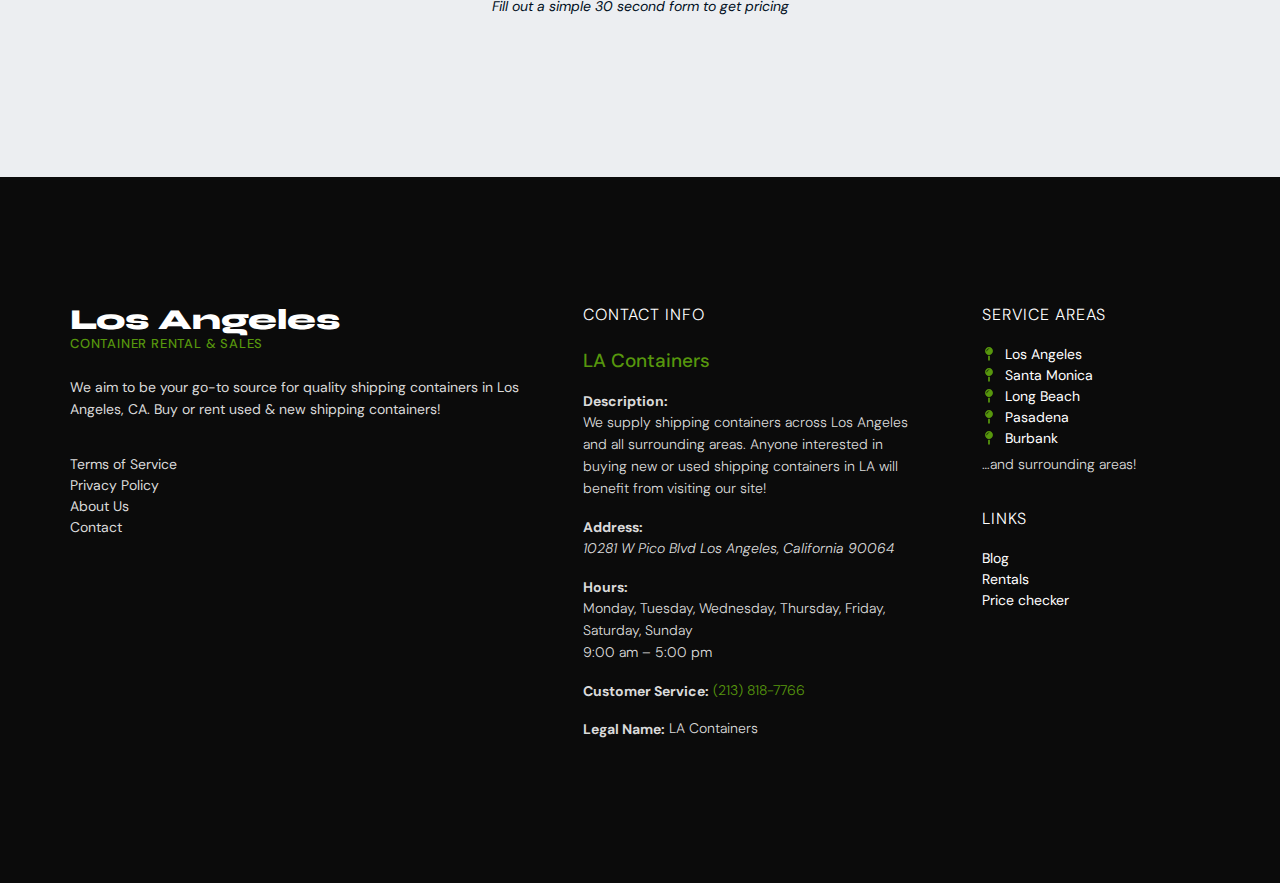
<file: rentals/index.html>
<!DOCTYPE html>
<html lang="en-US" prefix="og: https://ogp.me/ns#">
<head>
	<meta charset="UTF-8">
	<meta name="viewport" content="width=device-width, initial-scale=1">
	<link rel="profile" href="https://gmpg.org/xfn/11">
		<style>img:is([sizes="auto" i], [sizes^="auto," i]) { contain-intrinsic-size: 3000px 1500px }</style>
	
<!-- Search Engine Optimization by Rank Math - https://rankmath.com/ -->
<title>Shipping Container Rentals in Los Angeles, CA - LA Containers</title>
<meta name="description" content="Sometimes renting is easier than buying! Check out our available containers for rent below.">
<meta name="robots" content="follow, index, max-snippet:-1, max-video-preview:-1, max-image-preview:large">
<meta property="og:locale" content="en_US">
<meta property="og:type" content="article">
<meta property="og:title" content="Shipping Container Rentals in Los Angeles, CA - LA Containers">
<meta property="og:description" content="Sometimes renting is easier than buying! Check out our available containers for rent below.">
<meta property="og:site_name" content="LA Containers">
<meta property="og:updated_time" content="2025-02-09T00:08:49+00:00">
<meta property="og:image" content="/wp-content/uploads/2025/02/40-shipping-containers-1024x585.webp">
<meta property="og:image:secure_url" content="/wp-content/uploads/2025/02/40-shipping-containers-1024x585.webp">
<meta property="og:image:alt" content="Shipping Container Rentals in [city], [stateid]">
<meta name="twitter:card" content="summary_large_image">
<meta name="twitter:title" content="Shipping Container Rentals in Los Angeles, CA - LA Containers">
<meta name="twitter:description" content="Sometimes renting is easier than buying! Check out our available containers for rent below.">
<meta name="twitter:image" content="/wp-content/uploads/2025/02/40-shipping-containers-1024x585.webp">
<meta name="twitter:label1" content="Time to read">
<meta name="twitter:data1" content="2 minutes">
<!-- /Rank Math WordPress SEO plugin -->

<link rel="alternate" type="application/rss+xml" title="LA Containers &raquo; Feed" href="/feed/">
<link rel="alternate" type="application/rss+xml" title="LA Containers &raquo; Comments Feed" href="/comments/feed/">
<script>
window._wpemojiSettings = {"baseUrl":"https:\/\/s.w.org\/images\/core\/emoji\/15.1.0\/72x72\/","ext":".png","svgUrl":"https:\/\/s.w.org\/images\/core\/emoji\/15.1.0\/svg\/","svgExt":".svg","source":{"concatemoji":"\/wp-includes\/js\/wp-emoji-release.min.js?ver=6.8.1"}};
/*! This file is auto-generated */
!function(i,n){var o,s,e;function c(e){try{var t={supportTests:e,timestamp:(new Date).valueOf()};sessionStorage.setItem(o,JSON.stringify(t))}catch(e){}}function p(e,t,n){e.clearRect(0,0,e.canvas.width,e.canvas.height),e.fillText(t,0,0);var t=new Uint32Array(e.getImageData(0,0,e.canvas.width,e.canvas.height).data),r=(e.clearRect(0,0,e.canvas.width,e.canvas.height),e.fillText(n,0,0),new Uint32Array(e.getImageData(0,0,e.canvas.width,e.canvas.height).data));return t.every(function(e,t){return e===r[t]})}function u(e,t,n){switch(t){case"flag":return n(e,"🏳️‍⚧️","🏳️​⚧️")?!1:!n(e,"🇺🇳","🇺​🇳")&&!n(e,"🏴󠁧󠁢󠁥󠁮󠁧󠁿","🏴​󠁧​󠁢​󠁥​󠁮​󠁧​󠁿");case"emoji":return!n(e,"🐦‍🔥","🐦​🔥")}return!1}function f(e,t,n){var r="undefined"!=typeof WorkerGlobalScope&&self instanceof WorkerGlobalScope?new OffscreenCanvas(300,150):i.createElement("canvas"),a=r.getContext("2d",{willReadFrequently:!0}),o=(a.textBaseline="top",a.font="600 32px Arial",{});return e.forEach(function(e){o[e]=t(a,e,n)}),o}function t(e){var t=i.createElement("script");t.src=e,t.defer=!0,i.head.appendChild(t)}"undefined"!=typeof Promise&&(o="wpEmojiSettingsSupports",s=["flag","emoji"],n.supports={everything:!0,everythingExceptFlag:!0},e=new Promise(function(e){i.addEventListener("DOMContentLoaded",e,{once:!0})}),new Promise(function(t){var n=function(){try{var e=JSON.parse(sessionStorage.getItem(o));if("object"==typeof e&&"number"==typeof e.timestamp&&(new Date).valueOf()<e.timestamp+604800&&"object"==typeof e.supportTests)return e.supportTests}catch(e){}return null}();if(!n){if("undefined"!=typeof Worker&&"undefined"!=typeof OffscreenCanvas&&"undefined"!=typeof URL&&URL.createObjectURL&&"undefined"!=typeof Blob)try{var e="postMessage("+f.toString()+"("+[JSON.stringify(s),u.toString(),p.toString()].join(",")+"));",r=new Blob([e],{type:"text/javascript"}),a=new Worker(URL.createObjectURL(r),{name:"wpTestEmojiSupports"});return void(a.onmessage=function(e){c(n=e.data),a.terminate(),t(n)})}catch(e){}c(n=f(s,u,p))}t(n)}).then(function(e){for(var t in e)n.supports[t]=e[t],n.supports.everything=n.supports.everything&&n.supports[t],"flag"!==t&&(n.supports.everythingExceptFlag=n.supports.everythingExceptFlag&&n.supports[t]);n.supports.everythingExceptFlag=n.supports.everythingExceptFlag&&!n.supports.flag,n.DOMReady=!1,n.readyCallback=function(){n.DOMReady=!0}}).then(function(){return e}).then(function(){var e;n.supports.everything||(n.readyCallback(),(e=n.source||{}).concatemoji?t(e.concatemoji):e.wpemoji&&e.twemoji&&(t(e.twemoji),t(e.wpemoji)))}))}((window,document),window._wpemojiSettings);
</script>
<style id="wp-emoji-styles-inline-css">img.wp-smiley, img.emoji {
		display: inline !important;
		border: none !important;
		box-shadow: none !important;
		height: 1em !important;
		width: 1em !important;
		margin: 0 0.07em !important;
		vertical-align: -0.1em !important;
		background: none !important;
		padding: 0 !important;
	}</style>
<style id="global-styles-inline-css">:root{--wp--preset--aspect-ratio--square: 1;--wp--preset--aspect-ratio--4-3: 4/3;--wp--preset--aspect-ratio--3-4: 3/4;--wp--preset--aspect-ratio--3-2: 3/2;--wp--preset--aspect-ratio--2-3: 2/3;--wp--preset--aspect-ratio--16-9: 16/9;--wp--preset--aspect-ratio--9-16: 9/16;--wp--preset--color--black: #000000;--wp--preset--color--cyan-bluish-gray: #abb8c3;--wp--preset--color--white: #ffffff;--wp--preset--color--pale-pink: #f78da7;--wp--preset--color--vivid-red: #cf2e2e;--wp--preset--color--luminous-vivid-orange: #ff6900;--wp--preset--color--luminous-vivid-amber: #fcb900;--wp--preset--color--light-green-cyan: #7bdcb5;--wp--preset--color--vivid-green-cyan: #00d084;--wp--preset--color--pale-cyan-blue: #8ed1fc;--wp--preset--color--vivid-cyan-blue: #0693e3;--wp--preset--color--vivid-purple: #9b51e0;--wp--preset--gradient--vivid-cyan-blue-to-vivid-purple: linear-gradient(135deg,rgba(6,147,227,1) 0%,rgb(155,81,224) 100%);--wp--preset--gradient--light-green-cyan-to-vivid-green-cyan: linear-gradient(135deg,rgb(122,220,180) 0%,rgb(0,208,130) 100%);--wp--preset--gradient--luminous-vivid-amber-to-luminous-vivid-orange: linear-gradient(135deg,rgba(252,185,0,1) 0%,rgba(255,105,0,1) 100%);--wp--preset--gradient--luminous-vivid-orange-to-vivid-red: linear-gradient(135deg,rgba(255,105,0,1) 0%,rgb(207,46,46) 100%);--wp--preset--gradient--very-light-gray-to-cyan-bluish-gray: linear-gradient(135deg,rgb(238,238,238) 0%,rgb(169,184,195) 100%);--wp--preset--gradient--cool-to-warm-spectrum: linear-gradient(135deg,rgb(74,234,220) 0%,rgb(151,120,209) 20%,rgb(207,42,186) 40%,rgb(238,44,130) 60%,rgb(251,105,98) 80%,rgb(254,248,76) 100%);--wp--preset--gradient--blush-light-purple: linear-gradient(135deg,rgb(255,206,236) 0%,rgb(152,150,240) 100%);--wp--preset--gradient--blush-bordeaux: linear-gradient(135deg,rgb(254,205,165) 0%,rgb(254,45,45) 50%,rgb(107,0,62) 100%);--wp--preset--gradient--luminous-dusk: linear-gradient(135deg,rgb(255,203,112) 0%,rgb(199,81,192) 50%,rgb(65,88,208) 100%);--wp--preset--gradient--pale-ocean: linear-gradient(135deg,rgb(255,245,203) 0%,rgb(182,227,212) 50%,rgb(51,167,181) 100%);--wp--preset--gradient--electric-grass: linear-gradient(135deg,rgb(202,248,128) 0%,rgb(113,206,126) 100%);--wp--preset--gradient--midnight: linear-gradient(135deg,rgb(2,3,129) 0%,rgb(40,116,252) 100%);--wp--preset--font-size--small: 13px;--wp--preset--font-size--medium: 20px;--wp--preset--font-size--large: 36px;--wp--preset--font-size--x-large: 42px;--wp--preset--spacing--20: 0.44rem;--wp--preset--spacing--30: 0.67rem;--wp--preset--spacing--40: 1rem;--wp--preset--spacing--50: 1.5rem;--wp--preset--spacing--60: 2.25rem;--wp--preset--spacing--70: 3.38rem;--wp--preset--spacing--80: 5.06rem;--wp--preset--shadow--natural: 6px 6px 9px rgba(0, 0, 0, 0.2);--wp--preset--shadow--deep: 12px 12px 50px rgba(0, 0, 0, 0.4);--wp--preset--shadow--sharp: 6px 6px 0px rgba(0, 0, 0, 0.2);--wp--preset--shadow--outlined: 6px 6px 0px -3px rgba(255, 255, 255, 1), 6px 6px rgba(0, 0, 0, 1);--wp--preset--shadow--crisp: 6px 6px 0px rgba(0, 0, 0, 1);}:root { --wp--style--global--content-size: 800px;--wp--style--global--wide-size: 1200px; }:where(body) { margin: 0; }.wp-site-blocks > .alignleft { float: left; margin-right: 2em; }.wp-site-blocks > .alignright { float: right; margin-left: 2em; }.wp-site-blocks > .aligncenter { justify-content: center; margin-left: auto; margin-right: auto; }:where(.wp-site-blocks) > * { margin-block-start: 24px; margin-block-end: 0; }:where(.wp-site-blocks) > :first-child { margin-block-start: 0; }:where(.wp-site-blocks) > :last-child { margin-block-end: 0; }:root { --wp--style--block-gap: 24px; }:root :where(.is-layout-flow) > :first-child{margin-block-start: 0;}:root :where(.is-layout-flow) > :last-child{margin-block-end: 0;}:root :where(.is-layout-flow) > *{margin-block-start: 24px;margin-block-end: 0;}:root :where(.is-layout-constrained) > :first-child{margin-block-start: 0;}:root :where(.is-layout-constrained) > :last-child{margin-block-end: 0;}:root :where(.is-layout-constrained) > *{margin-block-start: 24px;margin-block-end: 0;}:root :where(.is-layout-flex){gap: 24px;}:root :where(.is-layout-grid){gap: 24px;}.is-layout-flow > .alignleft{float: left;margin-inline-start: 0;margin-inline-end: 2em;}.is-layout-flow > .alignright{float: right;margin-inline-start: 2em;margin-inline-end: 0;}.is-layout-flow > .aligncenter{margin-left: auto !important;margin-right: auto !important;}.is-layout-constrained > .alignleft{float: left;margin-inline-start: 0;margin-inline-end: 2em;}.is-layout-constrained > .alignright{float: right;margin-inline-start: 2em;margin-inline-end: 0;}.is-layout-constrained > .aligncenter{margin-left: auto !important;margin-right: auto !important;}.is-layout-constrained > :where(:not(.alignleft):not(.alignright):not(.alignfull)){max-width: var(--wp--style--global--content-size);margin-left: auto !important;margin-right: auto !important;}.is-layout-constrained > .alignwide{max-width: var(--wp--style--global--wide-size);}body .is-layout-flex{display: flex;}.is-layout-flex{flex-wrap: wrap;align-items: center;}.is-layout-flex > :is(*, div){margin: 0;}body .is-layout-grid{display: grid;}.is-layout-grid > :is(*, div){margin: 0;}body{padding-top: 0px;padding-right: 0px;padding-bottom: 0px;padding-left: 0px;}a:where(:not(.wp-element-button)){text-decoration: underline;}:root :where(.wp-element-button, .wp-block-button__link){background-color: #32373c;border-width: 0;color: #fff;font-family: inherit;font-size: inherit;line-height: inherit;padding: calc(0.667em + 2px) calc(1.333em + 2px);text-decoration: none;}.has-black-color{color: var(--wp--preset--color--black) !important;}.has-cyan-bluish-gray-color{color: var(--wp--preset--color--cyan-bluish-gray) !important;}.has-white-color{color: var(--wp--preset--color--white) !important;}.has-pale-pink-color{color: var(--wp--preset--color--pale-pink) !important;}.has-vivid-red-color{color: var(--wp--preset--color--vivid-red) !important;}.has-luminous-vivid-orange-color{color: var(--wp--preset--color--luminous-vivid-orange) !important;}.has-luminous-vivid-amber-color{color: var(--wp--preset--color--luminous-vivid-amber) !important;}.has-light-green-cyan-color{color: var(--wp--preset--color--light-green-cyan) !important;}.has-vivid-green-cyan-color{color: var(--wp--preset--color--vivid-green-cyan) !important;}.has-pale-cyan-blue-color{color: var(--wp--preset--color--pale-cyan-blue) !important;}.has-vivid-cyan-blue-color{color: var(--wp--preset--color--vivid-cyan-blue) !important;}.has-vivid-purple-color{color: var(--wp--preset--color--vivid-purple) !important;}.has-black-background-color{background-color: var(--wp--preset--color--black) !important;}.has-cyan-bluish-gray-background-color{background-color: var(--wp--preset--color--cyan-bluish-gray) !important;}.has-white-background-color{background-color: var(--wp--preset--color--white) !important;}.has-pale-pink-background-color{background-color: var(--wp--preset--color--pale-pink) !important;}.has-vivid-red-background-color{background-color: var(--wp--preset--color--vivid-red) !important;}.has-luminous-vivid-orange-background-color{background-color: var(--wp--preset--color--luminous-vivid-orange) !important;}.has-luminous-vivid-amber-background-color{background-color: var(--wp--preset--color--luminous-vivid-amber) !important;}.has-light-green-cyan-background-color{background-color: var(--wp--preset--color--light-green-cyan) !important;}.has-vivid-green-cyan-background-color{background-color: var(--wp--preset--color--vivid-green-cyan) !important;}.has-pale-cyan-blue-background-color{background-color: var(--wp--preset--color--pale-cyan-blue) !important;}.has-vivid-cyan-blue-background-color{background-color: var(--wp--preset--color--vivid-cyan-blue) !important;}.has-vivid-purple-background-color{background-color: var(--wp--preset--color--vivid-purple) !important;}.has-black-border-color{border-color: var(--wp--preset--color--black) !important;}.has-cyan-bluish-gray-border-color{border-color: var(--wp--preset--color--cyan-bluish-gray) !important;}.has-white-border-color{border-color: var(--wp--preset--color--white) !important;}.has-pale-pink-border-color{border-color: var(--wp--preset--color--pale-pink) !important;}.has-vivid-red-border-color{border-color: var(--wp--preset--color--vivid-red) !important;}.has-luminous-vivid-orange-border-color{border-color: var(--wp--preset--color--luminous-vivid-orange) !important;}.has-luminous-vivid-amber-border-color{border-color: var(--wp--preset--color--luminous-vivid-amber) !important;}.has-light-green-cyan-border-color{border-color: var(--wp--preset--color--light-green-cyan) !important;}.has-vivid-green-cyan-border-color{border-color: var(--wp--preset--color--vivid-green-cyan) !important;}.has-pale-cyan-blue-border-color{border-color: var(--wp--preset--color--pale-cyan-blue) !important;}.has-vivid-cyan-blue-border-color{border-color: var(--wp--preset--color--vivid-cyan-blue) !important;}.has-vivid-purple-border-color{border-color: var(--wp--preset--color--vivid-purple) !important;}.has-vivid-cyan-blue-to-vivid-purple-gradient-background{background: var(--wp--preset--gradient--vivid-cyan-blue-to-vivid-purple) !important;}.has-light-green-cyan-to-vivid-green-cyan-gradient-background{background: var(--wp--preset--gradient--light-green-cyan-to-vivid-green-cyan) !important;}.has-luminous-vivid-amber-to-luminous-vivid-orange-gradient-background{background: var(--wp--preset--gradient--luminous-vivid-amber-to-luminous-vivid-orange) !important;}.has-luminous-vivid-orange-to-vivid-red-gradient-background{background: var(--wp--preset--gradient--luminous-vivid-orange-to-vivid-red) !important;}.has-very-light-gray-to-cyan-bluish-gray-gradient-background{background: var(--wp--preset--gradient--very-light-gray-to-cyan-bluish-gray) !important;}.has-cool-to-warm-spectrum-gradient-background{background: var(--wp--preset--gradient--cool-to-warm-spectrum) !important;}.has-blush-light-purple-gradient-background{background: var(--wp--preset--gradient--blush-light-purple) !important;}.has-blush-bordeaux-gradient-background{background: var(--wp--preset--gradient--blush-bordeaux) !important;}.has-luminous-dusk-gradient-background{background: var(--wp--preset--gradient--luminous-dusk) !important;}.has-pale-ocean-gradient-background{background: var(--wp--preset--gradient--pale-ocean) !important;}.has-electric-grass-gradient-background{background: var(--wp--preset--gradient--electric-grass) !important;}.has-midnight-gradient-background{background: var(--wp--preset--gradient--midnight) !important;}.has-small-font-size{font-size: var(--wp--preset--font-size--small) !important;}.has-medium-font-size{font-size: var(--wp--preset--font-size--medium) !important;}.has-large-font-size{font-size: var(--wp--preset--font-size--large) !important;}.has-x-large-font-size{font-size: var(--wp--preset--font-size--x-large) !important;}
:root :where(.wp-block-pullquote){font-size: 1.5em;line-height: 1.6;}</style>
<link rel="stylesheet" id="hello-elementor-css" href="/wp-content/themes/hello-elementor/style.min.css?ver=3.3.0" media="all">
<link rel="stylesheet" id="hello-elementor-theme-style-css" href="/wp-content/themes/hello-elementor/theme.min.css?ver=3.3.0" media="all">
<link rel="stylesheet" id="hello-elementor-header-footer-css" href="/wp-content/themes/hello-elementor/header-footer.min.css?ver=3.3.0" media="all">
<link rel="stylesheet" id="elementor-frontend-css" href="/wp-content/plugins/elementor/assets/css/frontend.min.css?ver=3.29.0" media="all">
<link rel="stylesheet" id="elementor-post-202-css" href="/wp-content/uploads/elementor/css/post-202.css?ver=1747763572" media="all">
<link rel="stylesheet" id="widget-heading-css" href="/wp-content/plugins/elementor/assets/css/widget-heading.min.css?ver=3.29.0" media="all">
<link rel="stylesheet" id="e-motion-fx-css" href="/wp-content/plugins/elementor-pro/assets/css/modules/motion-fx.min.css?ver=3.29.0" media="all">
<link rel="stylesheet" id="widget-nav-menu-css" href="/wp-content/plugins/elementor-pro/assets/css/widget-nav-menu.min.css?ver=3.29.0" media="all">
<link rel="stylesheet" id="widget-icon-list-css" href="/wp-content/plugins/elementor/assets/css/widget-icon-list.min.css?ver=3.29.0" media="all">
<link rel="stylesheet" id="widget-image-css" href="/wp-content/plugins/elementor/assets/css/widget-image.min.css?ver=3.29.0" media="all">
<link rel="stylesheet" id="widget-accordion-css" href="/wp-content/plugins/elementor/assets/css/widget-accordion.min.css?ver=3.29.0" media="all">
<link rel="stylesheet" id="elementor-post-247-css" href="/wp-content/uploads/elementor/css/post-247.css?ver=1747763782" media="all">
<link rel="stylesheet" id="elementor-post-218-css" href="/wp-content/uploads/elementor/css/post-218.css?ver=1747763572" media="all">
<link rel="stylesheet" id="elementor-post-211-css" href="/wp-content/uploads/elementor/css/post-211.css?ver=1747763572" media="all">
<link rel="stylesheet" id="elementor-gf-local-dmsans-css" href="/wp-content/uploads/elementor/google-fonts/css/dmsans.css?ver=1747763571" media="all">
<link rel="stylesheet" id="elementor-gf-local-syne-css" href="/wp-content/uploads/elementor/google-fonts/css/syne.css?ver=1747763571" media="all">
<script src="/wp-includes/js/jquery/jquery.min.js?ver=3.7.1" id="jquery-core-js"></script>
<script src="/wp-includes/js/jquery/jquery-migrate.min.js?ver=3.4.1" id="jquery-migrate-js"></script>
<link rel="https://api.w.org/" href="/wp-json/">
<link rel="alternate" title="JSON" type="application/json" href="/wp-json/wp/v2/pages/247">
<link rel="EditURI" type="application/rsd+xml" title="RSD" href="/xmlrpc.php?rsd">
<meta name="generator" content="WordPress 6.8.1">
<link rel="shortlink" href="/?p=247">
<link rel="alternate" title="oEmbed (JSON)" type="application/json+oembed" href="/wp-json/oembed/1.0/embed?url=https%3A%2F%2F%2Frentals%2F">
<link rel="alternate" title="oEmbed (XML)" type="text/xml+oembed" href="/wp-json/oembed/1.0/embed?url=https%3A%2F%2F%2Frentals%2F#038;format=xml">
<script async defer src="https://app.visitortracking.com/assets/js/tracer.js"></script>
<script>function init_tracer() { 
   var tracer = new Tracer({  
   websiteId : "c81d522c-b5e9-4eab-986d-80dae88e73f7",  
   async : true, 
   debug : false }); 
 }</script><meta name="generator" content="Elementor 3.29.0; features: e_font_icon_svg, additional_custom_breakpoints, e_local_google_fonts, e_element_cache; settings: css_print_method-external, google_font-enabled, font_display-swap">
			<style>.e-con.e-parent:nth-of-type(n+4):not(.e-lazyloaded):not(.e-no-lazyload),
				.e-con.e-parent:nth-of-type(n+4):not(.e-lazyloaded):not(.e-no-lazyload) * {
					background-image: none !important;
				}
				@media screen and (max-height: 1024px) {
					.e-con.e-parent:nth-of-type(n+3):not(.e-lazyloaded):not(.e-no-lazyload),
					.e-con.e-parent:nth-of-type(n+3):not(.e-lazyloaded):not(.e-no-lazyload) * {
						background-image: none !important;
					}
				}
				@media screen and (max-height: 640px) {
					.e-con.e-parent:nth-of-type(n+2):not(.e-lazyloaded):not(.e-no-lazyload),
					.e-con.e-parent:nth-of-type(n+2):not(.e-lazyloaded):not(.e-no-lazyload) * {
						background-image: none !important;
					}
				}</style>
			<link rel="icon" href="/wp-content/uploads/2025/02/cropped-cropped-shipping-containers-32x32.webp" sizes="32x32">
<link rel="icon" href="/wp-content/uploads/2025/02/cropped-cropped-shipping-containers-192x192.webp" sizes="192x192">
<link rel="apple-touch-icon" href="/wp-content/uploads/2025/02/cropped-cropped-shipping-containers-180x180.webp">
<meta name="msapplication-TileImage" content="/wp-content/uploads/2025/02/cropped-cropped-shipping-containers-270x270.webp">
</head>
<body class="wp-singular page-template page-template-elementor_header_footer page page-id-247 wp-custom-logo wp-embed-responsive wp-theme-hello-elementor eio-default theme-default elementor-default elementor-template-full-width elementor-kit-202 elementor-page elementor-page-247">


<a class="skip-link screen-reader-text" href="#content">Skip to content</a>

		<div data-elementor-type="header" data-elementor-id="218" class="elementor elementor-218 elementor-location-header" data-elementor-post-type="elementor_library">
			<div class="elementor-element elementor-element-1186abfa e-flex e-con-boxed e-con e-parent" data-id="1186abfa" data-element_type="container">
					<div class="e-con-inner">
		<div class="elementor-element elementor-element-196821e2 e-con-full e-flex e-con e-child" data-id="196821e2" data-element_type="container">
				<div class="elementor-element elementor-element-2167f19d elementor-widget elementor-widget-heading" data-id="2167f19d" data-element_type="widget" data-widget_type="heading.default">
				<div class="elementor-widget-container">
					<span class="elementor-heading-title elementor-size-default"><a href="/">Los Angeles</a></span>				</div>
				</div>
				<div class="elementor-element elementor-element-6b9f8bdc elementor-widget elementor-widget-heading" data-id="6b9f8bdc" data-element_type="widget" data-widget_type="heading.default">
				<div class="elementor-widget-container">
					<span class="elementor-heading-title elementor-size-default"><a href="/">Shipping Containers</a></span>				</div>
				</div>
				<div class="elementor-element elementor-element-2d8d8766 elementor-align-justify elementor-mobile-align-justify elementor-widget-mobile__width-inherit elementor-fixed elementor-hidden-desktop elementor-hidden-tablet elementor-widget elementor-widget-button" data-id="2d8d8766" data-element_type="widget" data-settings="{&quot;_position&quot;:&quot;fixed&quot;,&quot;motion_fx_motion_fx_scrolling&quot;:&quot;yes&quot;,&quot;motion_fx_translateY_effect&quot;:&quot;yes&quot;,&quot;motion_fx_translateY_affectedRange&quot;:{&quot;unit&quot;:&quot;%&quot;,&quot;size&quot;:&quot;&quot;,&quot;sizes&quot;:{&quot;start&quot;:0,&quot;end&quot;:50}},&quot;motion_fx_translateY_speed&quot;:{&quot;unit&quot;:&quot;px&quot;,&quot;size&quot;:4,&quot;sizes&quot;:[]},&quot;motion_fx_devices&quot;:[&quot;desktop&quot;,&quot;tablet&quot;,&quot;mobile&quot;]}" data-widget_type="button.default">
				<div class="elementor-widget-container">
									<div class="elementor-button-wrapper">
					<a class="elementor-button elementor-button-link elementor-size-lg" href="/compare-pricing/">
						<span class="elementor-button-content-wrapper">
									<span class="elementor-button-text">Check Local Prices</span>
					</span>
					</a>
				</div>
								</div>
				</div>
				</div>
		<div class="elementor-element elementor-element-6989f3a2 e-con-full elementor-hidden-mobile e-flex e-con e-child" data-id="6989f3a2" data-element_type="container">
				<div class="elementor-element elementor-element-304bda76 elementor-nav-menu__align-end elementor-nav-menu--stretch elementor-nav-menu--dropdown-tablet elementor-nav-menu__text-align-aside elementor-nav-menu--toggle elementor-nav-menu--burger elementor-widget elementor-widget-nav-menu" data-id="304bda76" data-element_type="widget" data-settings="{&quot;full_width&quot;:&quot;stretch&quot;,&quot;layout&quot;:&quot;horizontal&quot;,&quot;submenu_icon&quot;:{&quot;value&quot;:&quot;&lt;svg class=\&quot;e-font-icon-svg e-fas-caret-down\&quot; viewBox=\&quot;0 0 320 512\&quot; xmlns=\&quot;http:\/\/www.w3.org\/2000\/svg\&quot;&gt;&lt;path d=\&quot;M31.3 192h257.3c17.8 0 26.7 21.5 14.1 34.1L174.1 354.8c-7.8 7.8-20.5 7.8-28.3 0L17.2 226.1C4.6 213.5 13.5 192 31.3 192z\&quot;&gt;&lt;\/path&gt;&lt;\/svg&gt;&quot;,&quot;library&quot;:&quot;fa-solid&quot;},&quot;toggle&quot;:&quot;burger&quot;}" data-widget_type="nav-menu.default">
				<div class="elementor-widget-container">
								<nav aria-label="Menu" class="elementor-nav-menu--main elementor-nav-menu__container elementor-nav-menu--layout-horizontal e--pointer-underline e--animation-fade">
				<ul id="menu-1-304bda76" class="elementor-nav-menu">
<li class="menu-item menu-item-type-post_type menu-item-object-page menu-item-261"><a href="/compare-pricing/" class="elementor-item">Buy Containers</a></li>
<li class="menu-item menu-item-type-post_type menu-item-object-page current-menu-item page_item page-item-247 current_page_item menu-item-255"><a href="/rentals/" aria-current="page" class="elementor-item elementor-item-active">Rentals</a></li>
<li class="menu-item menu-item-type-custom menu-item-object-custom menu-item-has-children menu-item-256">
<a href="#" class="elementor-item elementor-item-anchor">Service Areas</a>
<ul class="sub-menu elementor-nav-menu--dropdown">
	<li class="menu-item menu-item-type-post_type menu-item-object-page menu-item-260"><a href="/santa-monica/" class="elementor-sub-item">Santa Monica</a></li>
	<li class="menu-item menu-item-type-post_type menu-item-object-page menu-item-257"><a href="/long-beach/" class="elementor-sub-item">Long Beach</a></li>
	<li class="menu-item menu-item-type-post_type menu-item-object-page menu-item-258"><a href="/pasadena/" class="elementor-sub-item">Pasadena</a></li>
	<li class="menu-item menu-item-type-post_type menu-item-object-page menu-item-259"><a href="/burbank/" class="elementor-sub-item">Burbank</a></li>
</ul>
</li>
</ul>			</nav>
					<div class="elementor-menu-toggle" role="button" tabindex="0" aria-label="Menu Toggle" aria-expanded="false">
			<svg aria-hidden="true" role="presentation" class="elementor-menu-toggle__icon--open e-font-icon-svg e-eicon-menu-bar" viewbox="0 0 1000 1000" xmlns="http://www.w3.org/2000/svg"><path d="M104 333H896C929 333 958 304 958 271S929 208 896 208H104C71 208 42 237 42 271S71 333 104 333ZM104 583H896C929 583 958 554 958 521S929 458 896 458H104C71 458 42 487 42 521S71 583 104 583ZM104 833H896C929 833 958 804 958 771S929 708 896 708H104C71 708 42 737 42 771S71 833 104 833Z"></path></svg><svg aria-hidden="true" role="presentation" class="elementor-menu-toggle__icon--close e-font-icon-svg e-eicon-close" viewbox="0 0 1000 1000" xmlns="http://www.w3.org/2000/svg"><path d="M742 167L500 408 258 167C246 154 233 150 217 150 196 150 179 158 167 167 154 179 150 196 150 212 150 229 154 242 171 254L408 500 167 742C138 771 138 800 167 829 196 858 225 858 254 829L496 587 738 829C750 842 767 846 783 846 800 846 817 842 829 829 842 817 846 804 846 783 846 767 842 750 829 737L588 500 833 258C863 229 863 200 833 171 804 137 775 137 742 167Z"></path></svg>		</div>
					<nav class="elementor-nav-menu--dropdown elementor-nav-menu__container" aria-hidden="true">
				<ul id="menu-2-304bda76" class="elementor-nav-menu">
<li class="menu-item menu-item-type-post_type menu-item-object-page menu-item-261"><a href="/compare-pricing/" class="elementor-item" tabindex="-1">Buy Containers</a></li>
<li class="menu-item menu-item-type-post_type menu-item-object-page current-menu-item page_item page-item-247 current_page_item menu-item-255"><a href="/rentals/" aria-current="page" class="elementor-item elementor-item-active" tabindex="-1">Rentals</a></li>
<li class="menu-item menu-item-type-custom menu-item-object-custom menu-item-has-children menu-item-256">
<a href="#" class="elementor-item elementor-item-anchor" tabindex="-1">Service Areas</a>
<ul class="sub-menu elementor-nav-menu--dropdown">
	<li class="menu-item menu-item-type-post_type menu-item-object-page menu-item-260"><a href="/santa-monica/" class="elementor-sub-item" tabindex="-1">Santa Monica</a></li>
	<li class="menu-item menu-item-type-post_type menu-item-object-page menu-item-257"><a href="/long-beach/" class="elementor-sub-item" tabindex="-1">Long Beach</a></li>
	<li class="menu-item menu-item-type-post_type menu-item-object-page menu-item-258"><a href="/pasadena/" class="elementor-sub-item" tabindex="-1">Pasadena</a></li>
	<li class="menu-item menu-item-type-post_type menu-item-object-page menu-item-259"><a href="/burbank/" class="elementor-sub-item" tabindex="-1">Burbank</a></li>
</ul>
</li>
</ul>			</nav>
						</div>
				</div>
				<div class="elementor-element elementor-element-323d888d elementor-widget__width-auto elementor-widget elementor-widget-button" data-id="323d888d" data-element_type="widget" data-widget_type="button.default">
				<div class="elementor-widget-container">
									<div class="elementor-button-wrapper">
					<a class="elementor-button elementor-button-link elementor-size-sm" href="/compare-pricing/">
						<span class="elementor-button-content-wrapper">
									<span class="elementor-button-text">Get Pricing</span>
					</span>
					</a>
				</div>
								</div>
				</div>
				</div>
					</div>
				</div>
				</div>
				<div data-elementor-type="wp-page" data-elementor-id="247" class="elementor elementor-247" data-elementor-post-type="page">
				<div class="elementor-element elementor-element-4b40b76c e-flex e-con-boxed e-con e-parent" data-id="4b40b76c" data-element_type="container" data-settings="{&quot;background_background&quot;:&quot;classic&quot;}">
					<div class="e-con-inner">
				<div class="elementor-element elementor-element-4ec02d6b elementor-widget elementor-widget-heading" data-id="4ec02d6b" data-element_type="widget" data-widget_type="heading.default">
				<div class="elementor-widget-container">
					<h1 class="elementor-heading-title elementor-size-default">Shipping Containers Rentals in Los Angeles, CA</h1>				</div>
				</div>
				<div class="elementor-element elementor-element-723caa6 elementor-icon-list--layout-inline elementor-align-center elementor-list-item-link-full_width elementor-widget elementor-widget-icon-list" data-id="723caa6" data-element_type="widget" data-widget_type="icon-list.default">
				<div class="elementor-widget-container">
							<ul class="elementor-icon-list-items elementor-inline-items">
							<li class="elementor-icon-list-item elementor-inline-item">
											<span class="elementor-icon-list-icon">
							<svg aria-hidden="true" class="e-font-icon-svg e-fas-check" viewbox="0 0 512 512" xmlns="http://www.w3.org/2000/svg"><path d="M173.898 439.404l-166.4-166.4c-9.997-9.997-9.997-26.206 0-36.204l36.203-36.204c9.997-9.998 26.207-9.998 36.204 0L192 312.69 432.095 72.596c9.997-9.997 26.207-9.997 36.204 0l36.203 36.204c9.997 9.997 9.997 26.206 0 36.204l-294.4 294.401c-9.998 9.997-26.207 9.997-36.204-.001z"></path></svg>						</span>
										<span class="elementor-icon-list-text">New Rentals</span>
									</li>
								<li class="elementor-icon-list-item elementor-inline-item">
											<span class="elementor-icon-list-icon">
							<svg aria-hidden="true" class="e-font-icon-svg e-fas-check" viewbox="0 0 512 512" xmlns="http://www.w3.org/2000/svg"><path d="M173.898 439.404l-166.4-166.4c-9.997-9.997-9.997-26.206 0-36.204l36.203-36.204c9.997-9.998 26.207-9.998 36.204 0L192 312.69 432.095 72.596c9.997-9.997 26.207-9.997 36.204 0l36.203 36.204c9.997 9.997 9.997 26.206 0 36.204l-294.4 294.401c-9.998 9.997-26.207 9.997-36.204-.001z"></path></svg>						</span>
										<span class="elementor-icon-list-text">Used Rentals</span>
									</li>
								<li class="elementor-icon-list-item elementor-inline-item">
											<span class="elementor-icon-list-icon">
							<svg aria-hidden="true" class="e-font-icon-svg e-fas-check" viewbox="0 0 512 512" xmlns="http://www.w3.org/2000/svg"><path d="M173.898 439.404l-166.4-166.4c-9.997-9.997-9.997-26.206 0-36.204l36.203-36.204c9.997-9.998 26.207-9.998 36.204 0L192 312.69 432.095 72.596c9.997-9.997 26.207-9.997 36.204 0l36.203 36.204c9.997 9.997 9.997 26.206 0 36.204l-294.4 294.401c-9.998 9.997-26.207 9.997-36.204-.001z"></path></svg>						</span>
										<span class="elementor-icon-list-text">10 - 53 ft available</span>
									</li>
								<li class="elementor-icon-list-item elementor-inline-item">
											<span class="elementor-icon-list-icon">
							<svg aria-hidden="true" class="e-font-icon-svg e-fas-check" viewbox="0 0 512 512" xmlns="http://www.w3.org/2000/svg"><path d="M173.898 439.404l-166.4-166.4c-9.997-9.997-9.997-26.206 0-36.204l36.203-36.204c9.997-9.998 26.207-9.998 36.204 0L192 312.69 432.095 72.596c9.997-9.997 26.207-9.997 36.204 0l36.203 36.204c9.997 9.997 9.997 26.206 0 36.204l-294.4 294.401c-9.998 9.997-26.207 9.997-36.204-.001z"></path></svg>						</span>
										<span class="elementor-icon-list-text">Cargo-Worthy & WWT</span>
									</li>
						</ul>
						</div>
				</div>
					</div>
				</div>
		<div class="elementor-element elementor-element-7c4024fb e-flex e-con-boxed e-con e-parent" data-id="7c4024fb" data-element_type="container" data-settings="{&quot;background_background&quot;:&quot;gradient&quot;}">
					<div class="e-con-inner">
				<div class="elementor-element elementor-element-56069f83 elementor-widget elementor-widget-html" data-id="56069f83" data-element_type="widget" data-widget_type="html.default">
				<div class="elementor-widget-container">
					
<div id="formTargetDiv3"></div>
<script src="//efw.360connect.com/widget.js?v=3"></script>
<script type="text/javascript">efwCreate({
      targetElementId: 'formTargetDiv3',
      category: 'Storage Containers',
      campaignId: '0FE4C976-54EC-48BB-A6F4-E16BF1BA3571',
      valueProp: true,
      redirectUrl: 'https://losangelescontainers.com/thank-you/',
      autoResize: true,
      skin: '4',
      affData1: '',
      affData2: '',
      affData3: '',
      affData4: '',
      affData5: ''
    });</script> 				</div>
				</div>
					</div>
				</div>
		<div class="elementor-element elementor-element-ec06c12 e-flex e-con-boxed e-con e-parent" data-id="ec06c12" data-element_type="container" data-settings="{&quot;background_background&quot;:&quot;classic&quot;}">
					<div class="e-con-inner">
		<div class="elementor-element elementor-element-481e9856 e-con-full e-flex e-con e-child" data-id="481e9856" data-element_type="container">
				<div class="elementor-element elementor-element-4cb9aa5b elementor-widget elementor-widget-heading" data-id="4cb9aa5b" data-element_type="widget" data-widget_type="heading.default">
				<div class="elementor-widget-container">
					<h2 class="elementor-heading-title elementor-size-default">Rent a shipping container in Los Angeles today!</h2>				</div>
				</div>
				<div class="elementor-element elementor-element-44f6901e elementor-widget elementor-widget-heading" data-id="44f6901e" data-element_type="widget" data-widget_type="heading.default">
				<div class="elementor-widget-container">
					<p class="elementor-heading-title elementor-size-default">Sometimes renting is easier than buying! Check out our available containers for rent below.</p>				</div>
				</div>
				</div>
		<div class="elementor-element elementor-element-7670dc60 e-flex e-con-boxed e-con e-child" data-id="7670dc60" data-element_type="container" data-settings="{&quot;background_background&quot;:&quot;classic&quot;}">
					<div class="e-con-inner">
		<div class="elementor-element elementor-element-13e63aeb e-con-full e-flex e-con e-child" data-id="13e63aeb" data-element_type="container">
				<div class="elementor-element elementor-element-4b32f29d elementor-widget elementor-widget-image" data-id="4b32f29d" data-element_type="widget" data-widget_type="image.default">
				<div class="elementor-widget-container">
															<img fetchpriority="high" decoding="async" width="800" height="457" src="/wp-content/uploads/2025/02/40-shipping-containers-1024x585.webp" class="attachment-large size-large wp-image-25" alt="" srcset="/wp-content/uploads/2025/02/40-shipping-containers-1024x585.webp 1024w, /wp-content/uploads/2025/02/40-shipping-containers-300x171.webp 300w, /wp-content/uploads/2025/02/40-shipping-containers-768x439.webp 768w, /wp-content/uploads/2025/02/40-shipping-containers-1536x878.webp 1536w, /wp-content/uploads/2025/02/40-shipping-containers.webp 1792w" sizes="(max-width: 800px) 100vw, 800px">															</div>
				</div>
				<div class="elementor-element elementor-element-676aeb4d elementor-align-justify elementor-widget elementor-widget-button" data-id="676aeb4d" data-element_type="widget" data-widget_type="button.default">
				<div class="elementor-widget-container">
									<div class="elementor-button-wrapper">
					<a class="elementor-button elementor-button-link elementor-size-lg" href="/compare-pricing/">
						<span class="elementor-button-content-wrapper">
									<span class="elementor-button-text">Get Rental Price</span>
					</span>
					</a>
				</div>
								</div>
				</div>
				<div class="elementor-element elementor-element-604b8384 elementor-widget elementor-widget-text-editor" data-id="604b8384" data-element_type="widget" data-widget_type="text-editor.default">
				<div class="elementor-widget-container">
									<p><em><b>20+ available </b>near Los Angeles, CA</em></p>								</div>
				</div>
				</div>
		<div class="elementor-element elementor-element-6bd409bd e-con-full e-flex e-con e-child" data-id="6bd409bd" data-element_type="container">
				<div class="elementor-element elementor-element-655253f8 elementor-widget elementor-widget-heading" data-id="655253f8" data-element_type="widget" data-widget_type="heading.default">
				<div class="elementor-widget-container">
					<h2 class="elementor-heading-title elementor-size-default">40 foot shipping containers for rent</h2>				</div>
				</div>
				<div class="elementor-element elementor-element-6987d6ed elementor-widget elementor-widget-text-editor" data-id="6987d6ed" data-element_type="widget" data-widget_type="text-editor.default">
				<div class="elementor-widget-container">
									<p><strong>Size</strong>: 40′ storage container</p>
<p><strong>Weight</strong>: Approximately 8,270 pounds </p>
<p><strong>Length</strong>: 40 foot</p>
<p><strong>Width</strong>: 270</p>
<p><strong>Height</strong>: 127</p>
<p><strong>Condition</strong>: Used &amp; new both available</p>
<p><strong>Rear Door</strong>: Swing</p>
<p><strong>Floor</strong>: Wood/Steel</p>								</div>
				</div>
				</div>
					</div>
				</div>
		<div class="elementor-element elementor-element-328a8938 e-flex e-con-boxed e-con e-child" data-id="328a8938" data-element_type="container" data-settings="{&quot;background_background&quot;:&quot;classic&quot;}">
					<div class="e-con-inner">
		<div class="elementor-element elementor-element-46a91225 e-con-full e-flex e-con e-child" data-id="46a91225" data-element_type="container">
				<div class="elementor-element elementor-element-7852de0b elementor-widget elementor-widget-image" data-id="7852de0b" data-element_type="widget" data-widget_type="image.default">
				<div class="elementor-widget-container">
															<img decoding="async" width="800" height="800" src="/wp-content/uploads/2025/02/20-shipping-containers.webp" class="attachment-large size-large wp-image-26" alt="" srcset="/wp-content/uploads/2025/02/20-shipping-containers.webp 1024w, /wp-content/uploads/2025/02/20-shipping-containers-300x300.webp 300w, /wp-content/uploads/2025/02/20-shipping-containers-150x150.webp 150w, /wp-content/uploads/2025/02/20-shipping-containers-768x768.webp 768w" sizes="(max-width: 800px) 100vw, 800px">															</div>
				</div>
				<div class="elementor-element elementor-element-976c4ad elementor-align-justify elementor-widget elementor-widget-button" data-id="976c4ad" data-element_type="widget" data-widget_type="button.default">
				<div class="elementor-widget-container">
									<div class="elementor-button-wrapper">
					<a class="elementor-button elementor-button-link elementor-size-lg" href="/compare-pricing/">
						<span class="elementor-button-content-wrapper">
									<span class="elementor-button-text">Get Rental Price</span>
					</span>
					</a>
				</div>
								</div>
				</div>
				<div class="elementor-element elementor-element-39d3881c elementor-widget elementor-widget-text-editor" data-id="39d3881c" data-element_type="widget" data-widget_type="text-editor.default">
				<div class="elementor-widget-container">
									<p><em><b>14 available </b></em><span style="background-color: var( --e-global-color-a7a6e05 );"><i>near Los Angeles, CA</i></span></p>								</div>
				</div>
				</div>
		<div class="elementor-element elementor-element-64530b5b e-con-full e-flex e-con e-child" data-id="64530b5b" data-element_type="container">
				<div class="elementor-element elementor-element-363aab32 elementor-widget elementor-widget-heading" data-id="363aab32" data-element_type="widget" data-widget_type="heading.default">
				<div class="elementor-widget-container">
					<h2 class="elementor-heading-title elementor-size-default">Rent 20 foot storage containers</h2>				</div>
				</div>
				<div class="elementor-element elementor-element-1472c3a3 elementor-widget elementor-widget-text-editor" data-id="1472c3a3" data-element_type="widget" data-widget_type="text-editor.default">
				<div class="elementor-widget-container">
									<p><strong>Size</strong>: 20′ storage container</p>
<p><strong>Weight</strong>: Approximately 5,010 pounds </p>
<p><strong>Length</strong>: 20 ft</p>
<p><strong>Width</strong>: 250</p>
<p><b>Height</b>: 129</p>
<p><strong>Condition</strong>: Used &amp; new both available</p>
<p><strong>Rear Door</strong>: Swing </p>
<p><strong>Floor</strong>: Steel/Wood</p>								</div>
				</div>
				</div>
					</div>
				</div>
		<div class="elementor-element elementor-element-54599c80 e-flex e-con-boxed e-con e-child" data-id="54599c80" data-element_type="container" data-settings="{&quot;background_background&quot;:&quot;classic&quot;}">
					<div class="e-con-inner">
		<div class="elementor-element elementor-element-59a21fa8 e-con-full e-flex e-con e-child" data-id="59a21fa8" data-element_type="container">
				<div class="elementor-element elementor-element-482b23bc elementor-widget elementor-widget-image" data-id="482b23bc" data-element_type="widget" data-widget_type="image.default">
				<div class="elementor-widget-container">
															<img decoding="async" width="800" height="800" src="/wp-content/uploads/2025/02/10-foot-shipping-container.webp" class="attachment-large size-large wp-image-27" alt="" srcset="/wp-content/uploads/2025/02/10-foot-shipping-container.webp 1024w, /wp-content/uploads/2025/02/10-foot-shipping-container-300x300.webp 300w, /wp-content/uploads/2025/02/10-foot-shipping-container-150x150.webp 150w, /wp-content/uploads/2025/02/10-foot-shipping-container-768x768.webp 768w" sizes="(max-width: 800px) 100vw, 800px">															</div>
				</div>
				<div class="elementor-element elementor-element-46f39bbe elementor-align-justify elementor-widget elementor-widget-button" data-id="46f39bbe" data-element_type="widget" data-widget_type="button.default">
				<div class="elementor-widget-container">
									<div class="elementor-button-wrapper">
					<a class="elementor-button elementor-button-link elementor-size-lg" href="/compare-pricing/">
						<span class="elementor-button-content-wrapper">
									<span class="elementor-button-text">Get Rental Price</span>
					</span>
					</a>
				</div>
								</div>
				</div>
				<div class="elementor-element elementor-element-4c508b5c elementor-widget elementor-widget-text-editor" data-id="4c508b5c" data-element_type="widget" data-widget_type="text-editor.default">
				<div class="elementor-widget-container">
									<p><em><b>18 available </b>near Los Angeles, CA</em></p>								</div>
				</div>
				</div>
		<div class="elementor-element elementor-element-2ace3390 e-con-full e-flex e-con e-child" data-id="2ace3390" data-element_type="container">
				<div class="elementor-element elementor-element-233371b9 elementor-widget elementor-widget-heading" data-id="233371b9" data-element_type="widget" data-widget_type="heading.default">
				<div class="elementor-widget-container">
					<h2 class="elementor-heading-title elementor-size-default">10 foot shipping containers rentals</h2>				</div>
				</div>
				<div class="elementor-element elementor-element-69db7abc elementor-widget elementor-widget-text-editor" data-id="69db7abc" data-element_type="widget" data-widget_type="text-editor.default">
				<div class="elementor-widget-container">
									<p><strong style="color: var( --e-global-color-secondary ); text-align: var(--text-align); background-color: var( --e-global-color-a7a6e05 ); font-size: 1rem;">DIMENSIONS</strong></p>
<p><strong style="color: var( --e-global-color-secondary ); text-align: var(--text-align); background-color: var( --e-global-color-a7a6e05 ); font-size: 1rem;">Size</strong><span style="color: var( --e-global-color-secondary ); text-align: var(--text-align); background-color: var( --e-global-color-a7a6e05 ); font-size: 1rem;">: 10′ shipping container</span></p>
<p><strong>Weight</strong>: Approximately 2,670 pounds </p>
<p><strong>Length</strong>: 10 feet</p>
<p><strong>Width</strong>: 250</p>
<p><b>Height</b>: 247</p>
<p><strong>Condition</strong>: Used &amp; new both available</p>
<p><strong>Rear Door</strong>: Swing </p>
<p><strong>Flooring</strong>: Wood/Steel</p>								</div>
				</div>
				</div>
					</div>
				</div>
		<div class="elementor-element elementor-element-2e0431e2 e-flex e-con-boxed e-con e-child" data-id="2e0431e2" data-element_type="container" data-settings="{&quot;background_background&quot;:&quot;classic&quot;}">
					<div class="e-con-inner">
		<div class="elementor-element elementor-element-4a0dfbe9 e-con-full e-flex e-con e-child" data-id="4a0dfbe9" data-element_type="container">
				<div class="elementor-element elementor-element-748dce38 elementor-widget elementor-widget-image" data-id="748dce38" data-element_type="widget" data-widget_type="image.default">
				<div class="elementor-widget-container">
															<img loading="lazy" decoding="async" width="800" height="457" src="/wp-content/uploads/2025/02/53-ft-storage-container-1024x585.webp" class="attachment-large size-large wp-image-28" alt="" srcset="/wp-content/uploads/2025/02/53-ft-storage-container-1024x585.webp 1024w, /wp-content/uploads/2025/02/53-ft-storage-container-300x171.webp 300w, /wp-content/uploads/2025/02/53-ft-storage-container-768x439.webp 768w, /wp-content/uploads/2025/02/53-ft-storage-container-1536x878.webp 1536w, /wp-content/uploads/2025/02/53-ft-storage-container.webp 1792w" sizes="(max-width: 800px) 100vw, 800px">															</div>
				</div>
				<div class="elementor-element elementor-element-4c3747cb elementor-align-justify elementor-widget elementor-widget-button" data-id="4c3747cb" data-element_type="widget" data-widget_type="button.default">
				<div class="elementor-widget-container">
									<div class="elementor-button-wrapper">
					<a class="elementor-button elementor-button-link elementor-size-lg" href="/compare-pricing/">
						<span class="elementor-button-content-wrapper">
									<span class="elementor-button-text">Get Rental Price</span>
					</span>
					</a>
				</div>
								</div>
				</div>
				<div class="elementor-element elementor-element-71642df7 elementor-widget elementor-widget-text-editor" data-id="71642df7" data-element_type="widget" data-widget_type="text-editor.default">
				<div class="elementor-widget-container">
									<p><em><b>9 available </b>near Los Angeles, CA</em></p>								</div>
				</div>
				</div>
		<div class="elementor-element elementor-element-5a97287 e-con-full e-flex e-con e-child" data-id="5a97287" data-element_type="container">
				<div class="elementor-element elementor-element-6b44f94a elementor-widget elementor-widget-heading" data-id="6b44f94a" data-element_type="widget" data-widget_type="heading.default">
				<div class="elementor-widget-container">
					<h2 class="elementor-heading-title elementor-size-default">53 foot shipping containers</h2>				</div>
				</div>
				<div class="elementor-element elementor-element-29416955 elementor-widget elementor-widget-text-editor" data-id="29416955" data-element_type="widget" data-widget_type="text-editor.default">
				<div class="elementor-widget-container">
									<p><strong>Size</strong>: 53′ shipping container</p>
<p><strong>Weight</strong>: Approximately 10,000 pounds </p>
<p><strong>Length</strong>: 53 feet</p>
<p><strong>Width</strong>: 400</p>
<p><b>Height</b>: 214</p>
<p><strong>Condition</strong>: Used &amp; new both available</p>
<p><strong>Rear Door</strong>: Swing </p>
<p><strong>Flooring</strong>: Wood/Steel</p>								</div>
				</div>
				</div>
					</div>
				</div>
		<div class="elementor-element elementor-element-5947289f e-flex e-con-boxed e-con e-child" data-id="5947289f" data-element_type="container" data-settings="{&quot;background_background&quot;:&quot;classic&quot;}">
					<div class="e-con-inner">
		<div class="elementor-element elementor-element-67315882 e-con-full e-flex e-con e-child" data-id="67315882" data-element_type="container">
				<div class="elementor-element elementor-element-3d1ed8de elementor-widget elementor-widget-image" data-id="3d1ed8de" data-element_type="widget" data-widget_type="image.default">
				<div class="elementor-widget-container">
															<img loading="lazy" decoding="async" width="800" height="457" src="/wp-content/uploads/2025/02/45-ft-shipping-container-1024x585.webp" class="attachment-large size-large wp-image-29" alt="" srcset="/wp-content/uploads/2025/02/45-ft-shipping-container-1024x585.webp 1024w, /wp-content/uploads/2025/02/45-ft-shipping-container-300x171.webp 300w, /wp-content/uploads/2025/02/45-ft-shipping-container-768x439.webp 768w, /wp-content/uploads/2025/02/45-ft-shipping-container-1536x878.webp 1536w, /wp-content/uploads/2025/02/45-ft-shipping-container.webp 1792w" sizes="(max-width: 800px) 100vw, 800px">															</div>
				</div>
				<div class="elementor-element elementor-element-3d2a646 elementor-align-justify elementor-widget elementor-widget-button" data-id="3d2a646" data-element_type="widget" data-widget_type="button.default">
				<div class="elementor-widget-container">
									<div class="elementor-button-wrapper">
					<a class="elementor-button elementor-button-link elementor-size-lg" href="/compare-pricing/">
						<span class="elementor-button-content-wrapper">
									<span class="elementor-button-text">Get Rental Price</span>
					</span>
					</a>
				</div>
								</div>
				</div>
				<div class="elementor-element elementor-element-4e8abb01 elementor-widget elementor-widget-text-editor" data-id="4e8abb01" data-element_type="widget" data-widget_type="text-editor.default">
				<div class="elementor-widget-container">
									<p><em><b>4 available </b>near Los Angeles, CA</em></p>								</div>
				</div>
				</div>
		<div class="elementor-element elementor-element-b38910 e-con-full e-flex e-con e-child" data-id="b38910" data-element_type="container">
				<div class="elementor-element elementor-element-16635f93 elementor-widget elementor-widget-heading" data-id="16635f93" data-element_type="widget" data-widget_type="heading.default">
				<div class="elementor-widget-container">
					<h2 class="elementor-heading-title elementor-size-default">45 foot shipping containers</h2>				</div>
				</div>
				<div class="elementor-element elementor-element-4fd98b22 elementor-widget elementor-widget-text-editor" data-id="4fd98b22" data-element_type="widget" data-widget_type="text-editor.default">
				<div class="elementor-widget-container">
									<p><strong>Size</strong>: 45′ shipping container</p>
<p><strong>Weight</strong>: Approximately 9,000 pounds </p>
<p><strong>Length</strong>: 45 feet</p>
<p><strong>Width</strong>: 400</p>
<p><b>Height</b>: 86</p>
<p><strong>Condition</strong>: Used &amp; new both available</p>
<p><strong>Rear Door</strong>: Swing </p>
<p><strong>Flooring</strong>: Wood </p>								</div>
				</div>
				</div>
					</div>
				</div>
		<div class="elementor-element elementor-element-5171f685 e-flex e-con-boxed e-con e-child" data-id="5171f685" data-element_type="container" data-settings="{&quot;background_background&quot;:&quot;classic&quot;}">
					<div class="e-con-inner">
		<div class="elementor-element elementor-element-414fc7a9 e-con-full e-flex e-con e-child" data-id="414fc7a9" data-element_type="container">
				<div class="elementor-element elementor-element-41ac6414 elementor-widget elementor-widget-image" data-id="41ac6414" data-element_type="widget" data-widget_type="image.default">
				<div class="elementor-widget-container">
															<img loading="lazy" decoding="async" width="800" height="457" src="/wp-content/uploads/2025/02/24-foot-storage-container-1024x585.webp" class="attachment-large size-large wp-image-30" alt="" srcset="/wp-content/uploads/2025/02/24-foot-storage-container-1024x585.webp 1024w, /wp-content/uploads/2025/02/24-foot-storage-container-300x171.webp 300w, /wp-content/uploads/2025/02/24-foot-storage-container-768x439.webp 768w, /wp-content/uploads/2025/02/24-foot-storage-container-1536x878.webp 1536w, /wp-content/uploads/2025/02/24-foot-storage-container.webp 1792w" sizes="(max-width: 800px) 100vw, 800px">															</div>
				</div>
				<div class="elementor-element elementor-element-21a1aed4 elementor-align-justify elementor-widget elementor-widget-button" data-id="21a1aed4" data-element_type="widget" data-widget_type="button.default">
				<div class="elementor-widget-container">
									<div class="elementor-button-wrapper">
					<a class="elementor-button elementor-button-link elementor-size-lg" href="/compare-pricing/">
						<span class="elementor-button-content-wrapper">
									<span class="elementor-button-text">Get Rental Price</span>
					</span>
					</a>
				</div>
								</div>
				</div>
				<div class="elementor-element elementor-element-3635f3d elementor-widget elementor-widget-text-editor" data-id="3635f3d" data-element_type="widget" data-widget_type="text-editor.default">
				<div class="elementor-widget-container">
									<p><em><b>2 available </b>near Los Angeles, CA</em></p>								</div>
				</div>
				</div>
		<div class="elementor-element elementor-element-b5e60ea e-con-full e-flex e-con e-child" data-id="b5e60ea" data-element_type="container">
				<div class="elementor-element elementor-element-390f932f elementor-widget elementor-widget-heading" data-id="390f932f" data-element_type="widget" data-widget_type="heading.default">
				<div class="elementor-widget-container">
					<h2 class="elementor-heading-title elementor-size-default">24 foot storage containers</h2>				</div>
				</div>
				<div class="elementor-element elementor-element-47a340d2 elementor-widget elementor-widget-text-editor" data-id="47a340d2" data-element_type="widget" data-widget_type="text-editor.default">
				<div class="elementor-widget-container">
									<p><strong>Size</strong>: 24′ shipping container</p>
<p><strong>Weight</strong>: Approximately 5,025 pounds </p>
<p><strong>Length</strong>: 24 ft</p>
<p><strong>Width</strong>: 250</p>
<p><b>Height</b>: 189</p>
<p><strong>Condition</strong>: Used &amp; new both available</p>
<p><strong>Rear Door</strong>: Swing </p>
<p><strong>Floor</strong>: Wood</p>								</div>
				</div>
				</div>
					</div>
				</div>
					</div>
				</div>
		<div class="elementor-element elementor-element-258fadd4 e-flex e-con-boxed e-con e-parent" data-id="258fadd4" data-element_type="container" data-settings="{&quot;background_background&quot;:&quot;classic&quot;}">
					<div class="e-con-inner">
				<div class="elementor-element elementor-element-11a8ad2c elementor-widget elementor-widget-heading" data-id="11a8ad2c" data-element_type="widget" data-widget_type="heading.default">
				<div class="elementor-widget-container">
					<h2 class="elementor-heading-title elementor-size-default">Check rental inventory now</h2>				</div>
				</div>
				<div class="elementor-element elementor-element-163d507e elementor-widget elementor-widget-heading" data-id="163d507e" data-element_type="widget" data-widget_type="heading.default">
				<div class="elementor-widget-container">
					<p class="elementor-heading-title elementor-size-default">View pricing for container rentals from local suppliers in your area and save up to 30%!</p>				</div>
				</div>
				<div class="elementor-element elementor-element-39bbaaa0 elementor-align-center elementor-widget elementor-widget-button" data-id="39bbaaa0" data-element_type="widget" data-widget_type="button.default">
				<div class="elementor-widget-container">
									<div class="elementor-button-wrapper">
					<a class="elementor-button elementor-button-link elementor-size-lg" href="/compare-pricing/">
						<span class="elementor-button-content-wrapper">
						<span class="elementor-button-icon">
				<svg aria-hidden="true" class="e-font-icon-svg e-fas-arrow-right" viewbox="0 0 448 512" xmlns="http://www.w3.org/2000/svg"><path d="M190.5 66.9l22.2-22.2c9.4-9.4 24.6-9.4 33.9 0L441 239c9.4 9.4 9.4 24.6 0 33.9L246.6 467.3c-9.4 9.4-24.6 9.4-33.9 0l-22.2-22.2c-9.5-9.5-9.3-25 .4-34.3L311.4 296H24c-13.3 0-24-10.7-24-24v-32c0-13.3 10.7-24 24-24h287.4L190.9 101.2c-9.8-9.3-10-24.8-.4-34.3z"></path></svg>			</span>
									<span class="elementor-button-text">Check local suppliers</span>
					</span>
					</a>
				</div>
								</div>
				</div>
				<div class="elementor-element elementor-element-79d991a7 elementor-widget elementor-widget-text-editor" data-id="79d991a7" data-element_type="widget" data-widget_type="text-editor.default">
				<div class="elementor-widget-container">
									<p><i>Only takes ~15 seconds</i></p>								</div>
				</div>
					</div>
				</div>
		<div class="elementor-element elementor-element-3b1cc100 e-flex e-con-boxed e-con e-parent" data-id="3b1cc100" data-element_type="container" data-settings="{&quot;background_background&quot;:&quot;classic&quot;}">
					<div class="e-con-inner">
				<div class="elementor-element elementor-element-1fd1f409 elementor-view-default elementor-widget elementor-widget-icon" data-id="1fd1f409" data-element_type="widget" data-widget_type="icon.default">
				<div class="elementor-widget-container">
							<div class="elementor-icon-wrapper">
			<div class="elementor-icon">
			<svg aria-hidden="true" class="e-font-icon-svg e-fas-question-circle" viewbox="0 0 512 512" xmlns="http://www.w3.org/2000/svg"><path d="M504 256c0 136.997-111.043 248-248 248S8 392.997 8 256C8 119.083 119.043 8 256 8s248 111.083 248 248zM262.655 90c-54.497 0-89.255 22.957-116.549 63.758-3.536 5.286-2.353 12.415 2.715 16.258l34.699 26.31c5.205 3.947 12.621 3.008 16.665-2.122 17.864-22.658 30.113-35.797 57.303-35.797 20.429 0 45.698 13.148 45.698 32.958 0 14.976-12.363 22.667-32.534 33.976C247.128 238.528 216 254.941 216 296v4c0 6.627 5.373 12 12 12h56c6.627 0 12-5.373 12-12v-1.333c0-28.462 83.186-29.647 83.186-106.667 0-58.002-60.165-102-116.531-102zM256 338c-25.365 0-46 20.635-46 46 0 25.364 20.635 46 46 46s46-20.636 46-46c0-25.365-20.635-46-46-46z"></path></svg>			</div>
		</div>
						</div>
				</div>
				<div class="elementor-element elementor-element-48c822eb elementor-widget elementor-widget-heading" data-id="48c822eb" data-element_type="widget" data-widget_type="heading.default">
				<div class="elementor-widget-container">
					<h2 class="elementor-heading-title elementor-size-default">FAQ for Los Angeles storage container rentals</h2>				</div>
				</div>
		<div class="elementor-element elementor-element-2abbc665 e-flex e-con-boxed e-con e-child" data-id="2abbc665" data-element_type="container">
					<div class="e-con-inner">
		<div class="elementor-element elementor-element-65999a65 e-flex e-con-boxed e-con e-child" data-id="65999a65" data-element_type="container">
					<div class="e-con-inner">
				<div class="elementor-element elementor-element-49d7264f elementor-widget elementor-widget-accordion" data-id="49d7264f" data-element_type="widget" data-widget_type="accordion.default">
				<div class="elementor-widget-container">
							<div class="elementor-accordion">
							<div class="elementor-accordion-item">
					<div id="elementor-tab-title-1231" class="elementor-tab-title" data-tab="1" role="button" aria-controls="elementor-tab-content-1231" aria-expanded="false">
													<span class="elementor-accordion-icon elementor-accordion-icon-left" aria-hidden="true">
															<span class="elementor-accordion-icon-closed"><svg class="e-font-icon-svg e-fas-plus" viewbox="0 0 448 512" xmlns="http://www.w3.org/2000/svg"><path d="M416 208H272V64c0-17.67-14.33-32-32-32h-32c-17.67 0-32 14.33-32 32v144H32c-17.67 0-32 14.33-32 32v32c0 17.67 14.33 32 32 32h144v144c0 17.67 14.33 32 32 32h32c17.67 0 32-14.33 32-32V304h144c17.67 0 32-14.33 32-32v-32c0-17.67-14.33-32-32-32z"></path></svg></span>
								<span class="elementor-accordion-icon-opened"><svg class="e-font-icon-svg e-fas-minus" viewbox="0 0 448 512" xmlns="http://www.w3.org/2000/svg"><path d="M416 208H32c-17.67 0-32 14.33-32 32v32c0 17.67 14.33 32 32 32h384c17.67 0 32-14.33 32-32v-32c0-17.67-14.33-32-32-32z"></path></svg></span>
														</span>
												<a class="elementor-accordion-title" tabindex="0">Do you rent out new or used shipping containers?</a>
					</div>
					<div id="elementor-tab-content-1231" class="elementor-tab-content elementor-clearfix" data-tab="1" role="region" aria-labelledby="elementor-tab-title-1231">
<p>We offer a wide range of shipping containers in Los Angeles, including new and used options in various sizes (10ft, 20ft, 40ft) and specialized types like refrigerated or open-top containers.</p>
<p>We also offer wind and watertight containers if you need those.</p>
</div>
				</div>
							<div class="elementor-accordion-item">
					<div id="elementor-tab-title-1232" class="elementor-tab-title" data-tab="2" role="button" aria-controls="elementor-tab-content-1232" aria-expanded="false">
													<span class="elementor-accordion-icon elementor-accordion-icon-left" aria-hidden="true">
															<span class="elementor-accordion-icon-closed"><svg class="e-font-icon-svg e-fas-plus" viewbox="0 0 448 512" xmlns="http://www.w3.org/2000/svg"><path d="M416 208H272V64c0-17.67-14.33-32-32-32h-32c-17.67 0-32 14.33-32 32v144H32c-17.67 0-32 14.33-32 32v32c0 17.67 14.33 32 32 32h144v144c0 17.67 14.33 32 32 32h32c17.67 0 32-14.33 32-32V304h144c17.67 0 32-14.33 32-32v-32c0-17.67-14.33-32-32-32z"></path></svg></span>
								<span class="elementor-accordion-icon-opened"><svg class="e-font-icon-svg e-fas-minus" viewbox="0 0 448 512" xmlns="http://www.w3.org/2000/svg"><path d="M416 208H32c-17.67 0-32 14.33-32 32v32c0 17.67 14.33 32 32 32h384c17.67 0 32-14.33 32-32v-32c0-17.67-14.33-32-32-32z"></path></svg></span>
														</span>
												<a class="elementor-accordion-title" tabindex="0">How do I choose the right shipping container for my needs?</a>
					</div>
					<div id="elementor-tab-content-1232" class="elementor-tab-content elementor-clearfix" data-tab="2" role="region" aria-labelledby="elementor-tab-title-1232">
<p>To choose the right shipping container, consider these factors:</p>
<ol>
<li>
<strong>Size and Capacity</strong>: Standard containers are 20ft or 40ft long, but sizes vary. Select based on the volume and weight of goods you need to ship.</li>
<li>
<strong>Type of Goods</strong>: For perishable items, opt for refrigerated containers. For oversized or heavy items, open-top or flat-rack containers might be suitable.</li>
<li>
<strong>Condition</strong>: Decide between new or used containers based on your budget and quality requirements.</li>
<li>
<strong>Customization Needs</strong>: If you require modifications like shelving or extra doors, ensure the container can accommodate these changes.</li>
<li>
<strong>Transport Mode</strong>: Ensure the container is suitable for your transport method, whether by sea, rail, or road.</li>
<li>
<strong>Regulations and Standards</strong>: Check for any specific regulations in the countries of import and export regarding container standards.<br><br>
</li>
</ol>
<p>Always consult with a shipping expert or supplier to ensure the chosen container meets all your requirements.</p>
</div>
				</div>
							<div class="elementor-accordion-item">
					<div id="elementor-tab-title-1233" class="elementor-tab-title" data-tab="3" role="button" aria-controls="elementor-tab-content-1233" aria-expanded="false">
													<span class="elementor-accordion-icon elementor-accordion-icon-left" aria-hidden="true">
															<span class="elementor-accordion-icon-closed"><svg class="e-font-icon-svg e-fas-plus" viewbox="0 0 448 512" xmlns="http://www.w3.org/2000/svg"><path d="M416 208H272V64c0-17.67-14.33-32-32-32h-32c-17.67 0-32 14.33-32 32v144H32c-17.67 0-32 14.33-32 32v32c0 17.67 14.33 32 32 32h144v144c0 17.67 14.33 32 32 32h32c17.67 0 32-14.33 32-32V304h144c17.67 0 32-14.33 32-32v-32c0-17.67-14.33-32-32-32z"></path></svg></span>
								<span class="elementor-accordion-icon-opened"><svg class="e-font-icon-svg e-fas-minus" viewbox="0 0 448 512" xmlns="http://www.w3.org/2000/svg"><path d="M416 208H32c-17.67 0-32 14.33-32 32v32c0 17.67 14.33 32 32 32h384c17.67 0 32-14.33 32-32v-32c0-17.67-14.33-32-32-32z"></path></svg></span>
														</span>
												<a class="elementor-accordion-title" tabindex="0">Should I buy or rent a shipping container in Los Angeles?</a>
					</div>
					<div id="elementor-tab-content-1233" class="elementor-tab-content elementor-clearfix" data-tab="3" role="region" aria-labelledby="elementor-tab-title-1233">
<p>Whether to rent or buy a shipping container depends on your specific needs:</p>
<p><strong>Rent if</strong>:</p>
<ul>
<li>
<strong>Short-Term Use</strong>: You need the container for a one-time shipment or a short project.</li>
<li>
<strong>Flexibility</strong>: Rental offers the option to change container types as needs evolve.</li>
<li>
<strong>Lower Upfront Cost</strong>: Renting requires less capital upfront compared to purchasing.</li>
<li>
<strong>Maintenance and Storage</strong>: Renting eliminates the need for long-term maintenance and storage.<br><br>
</li>
</ul>
<p><strong>Buy if</strong>:</p>
<ul>
<li>
<strong>Long-Term Use</strong>: You need the container for ongoing storage or regular shipments.</li>
<li>
<strong>Customization</strong>: Purchasing allows you to modify the container for specific needs.</li>
<li>
<strong>Cost-Effective in the Long Run</strong>: Over time, buying can be more cost-effective than renting.</li>
<li>
<strong>Asset Ownership</strong>: You gain an asset that can be resold or repurposed later.<br><br>
</li>
</ul>
<p>Consider factors like budget, frequency of use, storage space, and future needs to make the best decision.</p>
</div>
				</div>
										<script type="application/ld+json">{"@context":"https:\/\/schema.org","@type":"FAQPage","mainEntity":[{"@type":"Question","name":"Do you rent out new or used shipping containers?","acceptedAnswer":{"@type":"Answer","text":"<p>We offer a wide range of shipping containers in Los Angeles, including new and used options in various sizes (10ft, 20ft, 40ft) and specialized types like refrigerated or open-top containers.<\/p><p>We also offer wind and watertight containers if you need those.<\/p>"}},{"@type":"Question","name":"How do I choose the right shipping container for my needs?","acceptedAnswer":{"@type":"Answer","text":"<p>To choose the right shipping container, consider these factors:<\/p><ol><li><strong>Size and Capacity<\/strong>: Standard containers are 20ft or 40ft long, but sizes vary. Select based on the volume and weight of goods you need to ship.<\/li><li><strong>Type of Goods<\/strong>: For perishable items, opt for refrigerated containers. For oversized or heavy items, open-top or flat-rack containers might be suitable.<\/li><li><strong>Condition<\/strong>: Decide between new or used containers based on your budget and quality requirements.<\/li><li><strong>Customization Needs<\/strong>: If you require modifications like shelving or extra doors, ensure the container can accommodate these changes.<\/li><li><strong>Transport Mode<\/strong>: Ensure the container is suitable for your transport method, whether by sea, rail, or road.<\/li><li><strong>Regulations and Standards<\/strong>: Check for any specific regulations in the countries of import and export regarding container standards.<br \/><br \/><\/li><\/ol><p>Always consult with a shipping expert or supplier to ensure the chosen container meets all your requirements.<\/p>"}},{"@type":"Question","name":"Should I buy or rent a shipping container in Los Angeles?","acceptedAnswer":{"@type":"Answer","text":"<p>Whether to rent or buy a shipping container depends on your specific needs:<\/p><p><strong>Rent if<\/strong>:<\/p><ul><li><strong>Short-Term Use<\/strong>: You need the container for a one-time shipment or a short project.<\/li><li><strong>Flexibility<\/strong>: Rental offers the option to change container types as needs evolve.<\/li><li><strong>Lower Upfront Cost<\/strong>: Renting requires less capital upfront compared to purchasing.<\/li><li><strong>Maintenance and Storage<\/strong>: Renting eliminates the need for long-term maintenance and storage.<br \/><br \/><\/li><\/ul><p><strong>Buy if<\/strong>:<\/p><ul><li><strong>Long-Term Use<\/strong>: You need the container for ongoing storage or regular shipments.<\/li><li><strong>Customization<\/strong>: Purchasing allows you to modify the container for specific needs.<\/li><li><strong>Cost-Effective in the Long Run<\/strong>: Over time, buying can be more cost-effective than renting.<\/li><li><strong>Asset Ownership<\/strong>: You gain an asset that can be resold or repurposed later.<br \/><br \/><\/li><\/ul><p>Consider factors like budget, frequency of use, storage space, and future needs to make the best decision.<\/p>"}}]}</script>
					</div>
						</div>
				</div>
					</div>
				</div>
					</div>
				</div>
				<div class="elementor-element elementor-element-334ef17f elementor-align-center elementor-widget elementor-widget-button" data-id="334ef17f" data-element_type="widget" data-widget_type="button.default">
				<div class="elementor-widget-container">
									<div class="elementor-button-wrapper">
					<a class="elementor-button elementor-button-link elementor-size-lg" href="/compare-pricing/">
						<span class="elementor-button-content-wrapper">
						<span class="elementor-button-icon">
				<svg aria-hidden="true" class="e-font-icon-svg e-fas-arrow-right" viewbox="0 0 448 512" xmlns="http://www.w3.org/2000/svg"><path d="M190.5 66.9l22.2-22.2c9.4-9.4 24.6-9.4 33.9 0L441 239c9.4 9.4 9.4 24.6 0 33.9L246.6 467.3c-9.4 9.4-24.6 9.4-33.9 0l-22.2-22.2c-9.5-9.5-9.3-25 .4-34.3L311.4 296H24c-13.3 0-24-10.7-24-24v-32c0-13.3 10.7-24 24-24h287.4L190.9 101.2c-9.8-9.3-10-24.8-.4-34.3z"></path></svg>			</span>
									<span class="elementor-button-text">Get Pricing Now</span>
					</span>
					</a>
				</div>
								</div>
				</div>
				<div class="elementor-element elementor-element-2f19dfa5 elementor-widget elementor-widget-text-editor" data-id="2f19dfa5" data-element_type="widget" data-widget_type="text-editor.default">
				<div class="elementor-widget-container">
									<p><i>Fill out a simple 30 second form to get pricing</i></p>								</div>
				</div>
					</div>
				</div>
				</div>
				<div data-elementor-type="footer" data-elementor-id="211" class="elementor elementor-211 elementor-location-footer" data-elementor-post-type="elementor_library">
			<div class="elementor-element elementor-element-3b30d687 e-flex e-con-boxed e-con e-parent" data-id="3b30d687" data-element_type="container" data-settings="{&quot;background_background&quot;:&quot;classic&quot;}">
					<div class="e-con-inner">
		<div class="elementor-element elementor-element-256a42a6 e-con-full e-flex e-con e-child" data-id="256a42a6" data-element_type="container">
				<div class="elementor-element elementor-element-3476d258 elementor-widget elementor-widget-heading" data-id="3476d258" data-element_type="widget" data-widget_type="heading.default">
				<div class="elementor-widget-container">
					<span class="elementor-heading-title elementor-size-default"><a href="/">Los Angeles</a></span>				</div>
				</div>
				<div class="elementor-element elementor-element-3b5abae0 elementor-widget elementor-widget-heading" data-id="3b5abae0" data-element_type="widget" data-widget_type="heading.default">
				<div class="elementor-widget-container">
					<span class="elementor-heading-title elementor-size-default"><a href="/">Container rental &amp; sales</a></span>				</div>
				</div>
				<div class="elementor-element elementor-element-7f396f34 elementor-widget elementor-widget-text-editor" data-id="7f396f34" data-element_type="widget" data-widget_type="text-editor.default">
				<div class="elementor-widget-container">
									<p>We aim to be&nbsp;your go-to source for quality shipping containers in Los Angeles, CA. Buy or rent used &amp; new shipping containers!</p>								</div>
				</div>
				<div class="elementor-element elementor-element-319951de elementor-icon-list--layout-traditional elementor-list-item-link-full_width elementor-widget elementor-widget-icon-list" data-id="319951de" data-element_type="widget" data-widget_type="icon-list.default">
				<div class="elementor-widget-container">
							<ul class="elementor-icon-list-items">
							<li class="elementor-icon-list-item">
											<a href="/terms-of-service/">

											<span class="elementor-icon-list-text">Terms of Service</span>
											</a>
									</li>
								<li class="elementor-icon-list-item">
											<a href="/privacy-policy/">

											<span class="elementor-icon-list-text">Privacy Policy</span>
											</a>
									</li>
								<li class="elementor-icon-list-item">
											<a href="/about-us/">

											<span class="elementor-icon-list-text">About Us</span>
											</a>
									</li>
								<li class="elementor-icon-list-item">
											<a href="/contact-us/">

											<span class="elementor-icon-list-text">Contact</span>
											</a>
									</li>
						</ul>
						</div>
				</div>
				</div>
		<div class="elementor-element elementor-element-6b8c68b6 e-con-full e-flex e-con e-child" data-id="6b8c68b6" data-element_type="container">
				<div class="elementor-element elementor-element-45ff9509 elementor-widget elementor-widget-heading" data-id="45ff9509" data-element_type="widget" data-widget_type="heading.default">
				<div class="elementor-widget-container">
					<h4 class="elementor-heading-title elementor-size-default">Contact info</h4>				</div>
				</div>
				<div class="elementor-element elementor-element-25e82c7d elementor-widget elementor-widget-text-editor" data-id="25e82c7d" data-element_type="widget" data-widget_type="text-editor.default">
				<div class="elementor-widget-container">
									<div class="rank-math-contact-info show-name show-organization_description show-email show-address show-hours show-phone show-additional_info show-map">
<div class="rank-math-contact-section rank-math-contact-name">		<h4 class="rank-math-name">
			<a href="https://losangelescontainers.com/">LA Containers</a>
		</h4>
		</div>
<div class="rank-math-contact-section rank-math-contact-organization_description">		<div class="rank-math-organization-description">
			<label>Description:</label>
			<p>We supply shipping containers across Los Angeles and all surrounding areas. Anyone interested in buying new or used shipping containers in LA will benefit from visiting our site!</p>
		</div>
		</div>
<div class="rank-math-contact-section rank-math-contact-email"></div>
<div class="rank-math-contact-section rank-math-contact-address">		<label>Address:</label>
		<address>
<span class="contact-address-streetAddress">10281 W Pico Blvd</span> <span class="contact-address-addressLocality">Los Angeles</span>, <span class="contact-address-addressRegion">California</span> <span class="contact-address-postalCode">90064</span>
</address>
		</div>
<div class="rank-math-contact-section rank-math-contact-hours">		<label>Hours:</label>
		<div class="rank-math-contact-hours-details">
			<div class="rank-math-opening-hours">
<span class="rank-math-opening-days">Monday, Tuesday, Wednesday, Thursday, Friday, Saturday, Sunday</span><span class="rank-math-opening-time">9:00 am &ndash; 5:00 pm</span>
</div>		</div>
		</div>
<div class="rank-math-contact-section rank-math-contact-phone">			<div class="rank-math-phone-number type-customersupport">
				<label>Customer Service:</label>
				<span><a href="tel://(213) 818-7766">(213) 818-7766</a></span>
			</div>
			</div>
<div class="rank-math-contact-section rank-math-contact-additional_info">			<div class="rank-math-organization-additional-details">
				<label>Legal Name:</label>
				<span>LA Containers</span>
			</div>
			</div>
<div class="rank-math-contact-section rank-math-contact-map"></div>
</div>
<div class="clear"></div>								</div>
				</div>
				</div>
		<div class="elementor-element elementor-element-34d324d8 e-con-full e-flex e-con e-child" data-id="34d324d8" data-element_type="container">
				<div class="elementor-element elementor-element-2577b5e elementor-widget elementor-widget-heading" data-id="2577b5e" data-element_type="widget" data-widget_type="heading.default">
				<div class="elementor-widget-container">
					<h4 class="elementor-heading-title elementor-size-default">Service areas</h4>				</div>
				</div>
				<div class="elementor-element elementor-element-75cd8962 elementor-icon-list--layout-traditional elementor-list-item-link-full_width elementor-widget elementor-widget-icon-list" data-id="75cd8962" data-element_type="widget" data-widget_type="icon-list.default">
				<div class="elementor-widget-container">
							<ul class="elementor-icon-list-items">
							<li class="elementor-icon-list-item">
											<a href="/">

												<span class="elementor-icon-list-icon">
							<svg aria-hidden="true" class="e-font-icon-svg e-fas-map-pin" viewbox="0 0 288 512" xmlns="http://www.w3.org/2000/svg"><path d="M112 316.94v156.69l22.02 33.02c4.75 7.12 15.22 7.12 19.97 0L176 473.63V316.94c-10.39 1.92-21.06 3.06-32 3.06s-21.61-1.14-32-3.06zM144 0C64.47 0 0 64.47 0 144s64.47 144 144 144 144-64.47 144-144S223.53 0 144 0zm0 76c-37.5 0-68 30.5-68 68 0 6.62-5.38 12-12 12s-12-5.38-12-12c0-50.73 41.28-92 92-92 6.62 0 12 5.38 12 12s-5.38 12-12 12z"></path></svg>						</span>
										<span class="elementor-icon-list-text">Los Angeles</span>
											</a>
									</li>
								<li class="elementor-icon-list-item">
											<a href="/santa-monica/">

												<span class="elementor-icon-list-icon">
							<svg aria-hidden="true" class="e-font-icon-svg e-fas-map-pin" viewbox="0 0 288 512" xmlns="http://www.w3.org/2000/svg"><path d="M112 316.94v156.69l22.02 33.02c4.75 7.12 15.22 7.12 19.97 0L176 473.63V316.94c-10.39 1.92-21.06 3.06-32 3.06s-21.61-1.14-32-3.06zM144 0C64.47 0 0 64.47 0 144s64.47 144 144 144 144-64.47 144-144S223.53 0 144 0zm0 76c-37.5 0-68 30.5-68 68 0 6.62-5.38 12-12 12s-12-5.38-12-12c0-50.73 41.28-92 92-92 6.62 0 12 5.38 12 12s-5.38 12-12 12z"></path></svg>						</span>
										<span class="elementor-icon-list-text">Santa Monica</span>
											</a>
									</li>
								<li class="elementor-icon-list-item">
											<a href="/long-beach/">

												<span class="elementor-icon-list-icon">
							<svg aria-hidden="true" class="e-font-icon-svg e-fas-map-pin" viewbox="0 0 288 512" xmlns="http://www.w3.org/2000/svg"><path d="M112 316.94v156.69l22.02 33.02c4.75 7.12 15.22 7.12 19.97 0L176 473.63V316.94c-10.39 1.92-21.06 3.06-32 3.06s-21.61-1.14-32-3.06zM144 0C64.47 0 0 64.47 0 144s64.47 144 144 144 144-64.47 144-144S223.53 0 144 0zm0 76c-37.5 0-68 30.5-68 68 0 6.62-5.38 12-12 12s-12-5.38-12-12c0-50.73 41.28-92 92-92 6.62 0 12 5.38 12 12s-5.38 12-12 12z"></path></svg>						</span>
										<span class="elementor-icon-list-text">Long Beach</span>
											</a>
									</li>
								<li class="elementor-icon-list-item">
											<a href="/pasadena/">

												<span class="elementor-icon-list-icon">
							<svg aria-hidden="true" class="e-font-icon-svg e-fas-map-pin" viewbox="0 0 288 512" xmlns="http://www.w3.org/2000/svg"><path d="M112 316.94v156.69l22.02 33.02c4.75 7.12 15.22 7.12 19.97 0L176 473.63V316.94c-10.39 1.92-21.06 3.06-32 3.06s-21.61-1.14-32-3.06zM144 0C64.47 0 0 64.47 0 144s64.47 144 144 144 144-64.47 144-144S223.53 0 144 0zm0 76c-37.5 0-68 30.5-68 68 0 6.62-5.38 12-12 12s-12-5.38-12-12c0-50.73 41.28-92 92-92 6.62 0 12 5.38 12 12s-5.38 12-12 12z"></path></svg>						</span>
										<span class="elementor-icon-list-text">Pasadena</span>
											</a>
									</li>
								<li class="elementor-icon-list-item">
											<a href="/burbank/">

												<span class="elementor-icon-list-icon">
							<svg aria-hidden="true" class="e-font-icon-svg e-fas-map-pin" viewbox="0 0 288 512" xmlns="http://www.w3.org/2000/svg"><path d="M112 316.94v156.69l22.02 33.02c4.75 7.12 15.22 7.12 19.97 0L176 473.63V316.94c-10.39 1.92-21.06 3.06-32 3.06s-21.61-1.14-32-3.06zM144 0C64.47 0 0 64.47 0 144s64.47 144 144 144 144-64.47 144-144S223.53 0 144 0zm0 76c-37.5 0-68 30.5-68 68 0 6.62-5.38 12-12 12s-12-5.38-12-12c0-50.73 41.28-92 92-92 6.62 0 12 5.38 12 12s-5.38 12-12 12z"></path></svg>						</span>
										<span class="elementor-icon-list-text">Burbank</span>
											</a>
									</li>
						</ul>
						</div>
				</div>
				<div class="elementor-element elementor-element-4e676178 elementor-widget elementor-widget-text-editor" data-id="4e676178" data-element_type="widget" data-widget_type="text-editor.default">
				<div class="elementor-widget-container">
									<p>&#8230;and surrounding areas!</p>								</div>
				</div>
				<div class="elementor-element elementor-element-2a20ec98 elementor-widget elementor-widget-heading" data-id="2a20ec98" data-element_type="widget" data-widget_type="heading.default">
				<div class="elementor-widget-container">
					<h4 class="elementor-heading-title elementor-size-default">Links</h4>				</div>
				</div>
				<div class="elementor-element elementor-element-56d39044 elementor-icon-list--layout-traditional elementor-list-item-link-full_width elementor-widget elementor-widget-icon-list" data-id="56d39044" data-element_type="widget" data-widget_type="icon-list.default">
				<div class="elementor-widget-container">
							<ul class="elementor-icon-list-items">
							<li class="elementor-icon-list-item">
											<a href="/blog-posts/">

											<span class="elementor-icon-list-text">Blog</span>
											</a>
									</li>
								<li class="elementor-icon-list-item">
											<a href="/rentals/">

											<span class="elementor-icon-list-text">Rentals</span>
											</a>
									</li>
								<li class="elementor-icon-list-item">
											<a href="/compare-pricing/">

											<span class="elementor-icon-list-text">Price checker</span>
											</a>
									</li>
						</ul>
						</div>
				</div>
				</div>
					</div>
				</div>
				</div>
		
<script type="speculationrules">{"prefetch":[{"source":"document","where":{"and":[{"href_matches":"\/*"},{"not":{"href_matches":["\/wp-*.php","\/wp-admin\/*","\/wp-content\/uploads\/*","\/wp-content\/*","\/wp-content\/plugins\/*","\/wp-content\/themes\/hello-elementor\/*","\/*\\?(.+)"]}},{"not":{"selector_matches":"a[rel~=\"nofollow\"]"}},{"not":{"selector_matches":".no-prefetch, .no-prefetch a"}}]},"eagerness":"conservative"}]}</script>
        <span class="ssp-id" style="display:none">247</span>
					<script>const lazyloadRunObserver = () => {
					const lazyloadBackgrounds = document.querySelectorAll( `.e-con.e-parent:not(.e-lazyloaded)` );
					const lazyloadBackgroundObserver = new IntersectionObserver( ( entries ) => {
						entries.forEach( ( entry ) => {
							if ( entry.isIntersecting ) {
								let lazyloadBackground = entry.target;
								if( lazyloadBackground ) {
									lazyloadBackground.classList.add( 'e-lazyloaded' );
								}
								lazyloadBackgroundObserver.unobserve( entry.target );
							}
						});
					}, { rootMargin: '200px 0px 200px 0px' } );
					lazyloadBackgrounds.forEach( ( lazyloadBackground ) => {
						lazyloadBackgroundObserver.observe( lazyloadBackground );
					} );
				};
				const events = [
					'DOMContentLoaded',
					'elementor/lazyload/observe',
				];
				events.forEach( ( event ) => {
					document.addEventListener( event, lazyloadRunObserver );
				} );</script>
			<link rel="stylesheet" id="rank-math-contact-info-css" href="/wp-content/plugins/seo-by-rank-math/assets/front/css/rank-math-contact-info.css?ver=1.0.244" media="all">
<script src="/wp-content/themes/hello-elementor/assets/js/hello-frontend.min.js?ver=3.3.0" id="hello-theme-frontend-js"></script>
<script src="/wp-content/plugins/elementor/assets/js/webpack.runtime.min.js?ver=3.29.0" id="elementor-webpack-runtime-js"></script>
<script src="/wp-content/plugins/elementor/assets/js/frontend-modules.min.js?ver=3.29.0" id="elementor-frontend-modules-js"></script>
<script src="/wp-includes/js/jquery/ui/core.min.js?ver=1.13.3" id="jquery-ui-core-js"></script>
<script id="elementor-frontend-js-before">var elementorFrontendConfig = {"environmentMode":{"edit":false,"wpPreview":false,"isScriptDebug":false},"i18n":{"shareOnFacebook":"Share on Facebook","shareOnTwitter":"Share on Twitter","pinIt":"Pin it","download":"Download","downloadImage":"Download image","fullscreen":"Fullscreen","zoom":"Zoom","share":"Share","playVideo":"Play Video","previous":"Previous","next":"Next","close":"Close","a11yCarouselPrevSlideMessage":"Previous slide","a11yCarouselNextSlideMessage":"Next slide","a11yCarouselFirstSlideMessage":"This is the first slide","a11yCarouselLastSlideMessage":"This is the last slide","a11yCarouselPaginationBulletMessage":"Go to slide"},"is_rtl":false,"breakpoints":{"xs":0,"sm":480,"md":768,"lg":1025,"xl":1440,"xxl":1600},"responsive":{"breakpoints":{"mobile":{"label":"Mobile Portrait","value":767,"default_value":767,"direction":"max","is_enabled":true},"mobile_extra":{"label":"Mobile Landscape","value":880,"default_value":880,"direction":"max","is_enabled":false},"tablet":{"label":"Tablet Portrait","value":1024,"default_value":1024,"direction":"max","is_enabled":true},"tablet_extra":{"label":"Tablet Landscape","value":1200,"default_value":1200,"direction":"max","is_enabled":false},"laptop":{"label":"Laptop","value":1366,"default_value":1366,"direction":"max","is_enabled":false},"widescreen":{"label":"Widescreen","value":2400,"default_value":2400,"direction":"min","is_enabled":false}},"hasCustomBreakpoints":false},"version":"3.29.0","is_static":false,"experimentalFeatures":{"e_font_icon_svg":true,"additional_custom_breakpoints":true,"container":true,"e_local_google_fonts":true,"theme_builder_v2":true,"hello-theme-header-footer":true,"nested-elements":true,"editor_v2":true,"e_element_cache":true,"home_screen":true,"launchpad-checklist":true,"cloud-library":true,"e_opt_in_v4_page":true},"urls":{"assets":"\/wp-content\/plugins\/elementor\/assets\/","ajaxurl":"\/wp-admin\/admin-ajax.php","uploadUrl":"\/wp-content\/uploads"},"nonces":{"floatingButtonsClickTracking":"6db9f61312"},"swiperClass":"swiper","settings":{"page":[],"editorPreferences":[]},"kit":{"active_breakpoints":["viewport_mobile","viewport_tablet"],"global_image_lightbox":"yes","lightbox_enable_counter":"yes","lightbox_enable_fullscreen":"yes","lightbox_enable_zoom":"yes","lightbox_enable_share":"yes","lightbox_title_src":"title","lightbox_description_src":"description","hello_header_logo_type":"logo","hello_header_menu_layout":"horizontal","hello_footer_logo_type":"logo"},"post":{"id":247,"title":"Shipping%20Container%20Rentals%20in%20Los%20Angeles%2C%20CA%20-%20LA%20Containers","excerpt":"","featuredImage":false}};</script>
<script src="/wp-content/plugins/elementor/assets/js/frontend.min.js?ver=3.29.0" id="elementor-frontend-js"></script>
<script src="/wp-content/plugins/elementor-pro/assets/lib/smartmenus/jquery.smartmenus.min.js?ver=1.2.1" id="smartmenus-js"></script>
<script src="/wp-content/plugins/elementor-pro/assets/js/webpack-pro.runtime.min.js?ver=3.29.0" id="elementor-pro-webpack-runtime-js"></script>
<script src="/wp-includes/js/dist/hooks.min.js?ver=4d63a3d491d11ffd8ac6" id="wp-hooks-js"></script>
<script src="/wp-includes/js/dist/i18n.min.js?ver=5e580eb46a90c2b997e6" id="wp-i18n-js"></script>
<script id="wp-i18n-js-after">
wp.i18n.setLocaleData( { 'text directionltr': [ 'ltr' ] } );
</script>
<script id="elementor-pro-frontend-js-before">var ElementorProFrontendConfig = {"ajaxurl":"\/wp-admin\/admin-ajax.php","nonce":"8cee0fb7e0","urls":{"assets":"\/wp-content\/plugins\/elementor-pro\/assets\/","rest":"\/wp-json\/"},"settings":{"lazy_load_background_images":true},"popup":{"hasPopUps":false},"shareButtonsNetworks":{"facebook":{"title":"Facebook","has_counter":true},"twitter":{"title":"Twitter"},"linkedin":{"title":"LinkedIn","has_counter":true},"pinterest":{"title":"Pinterest","has_counter":true},"reddit":{"title":"Reddit","has_counter":true},"vk":{"title":"VK","has_counter":true},"odnoklassniki":{"title":"OK","has_counter":true},"tumblr":{"title":"Tumblr"},"digg":{"title":"Digg"},"skype":{"title":"Skype"},"stumbleupon":{"title":"StumbleUpon","has_counter":true},"mix":{"title":"Mix"},"telegram":{"title":"Telegram"},"pocket":{"title":"Pocket","has_counter":true},"xing":{"title":"XING","has_counter":true},"whatsapp":{"title":"WhatsApp"},"email":{"title":"Email"},"print":{"title":"Print"},"x-twitter":{"title":"X"},"threads":{"title":"Threads"}},"facebook_sdk":{"lang":"en_US","app_id":""},"lottie":{"defaultAnimationUrl":"\/wp-content\/plugins\/elementor-pro\/modules\/lottie\/assets\/animations\/default.json"}};</script>
<script src="/wp-content/plugins/elementor-pro/assets/js/frontend.min.js?ver=3.29.0" id="elementor-pro-frontend-js"></script>
<script src="/wp-content/plugins/elementor-pro/assets/js/elements-handlers.min.js?ver=3.29.0" id="pro-elements-handlers-js"></script>

</body>
</html>
</file>
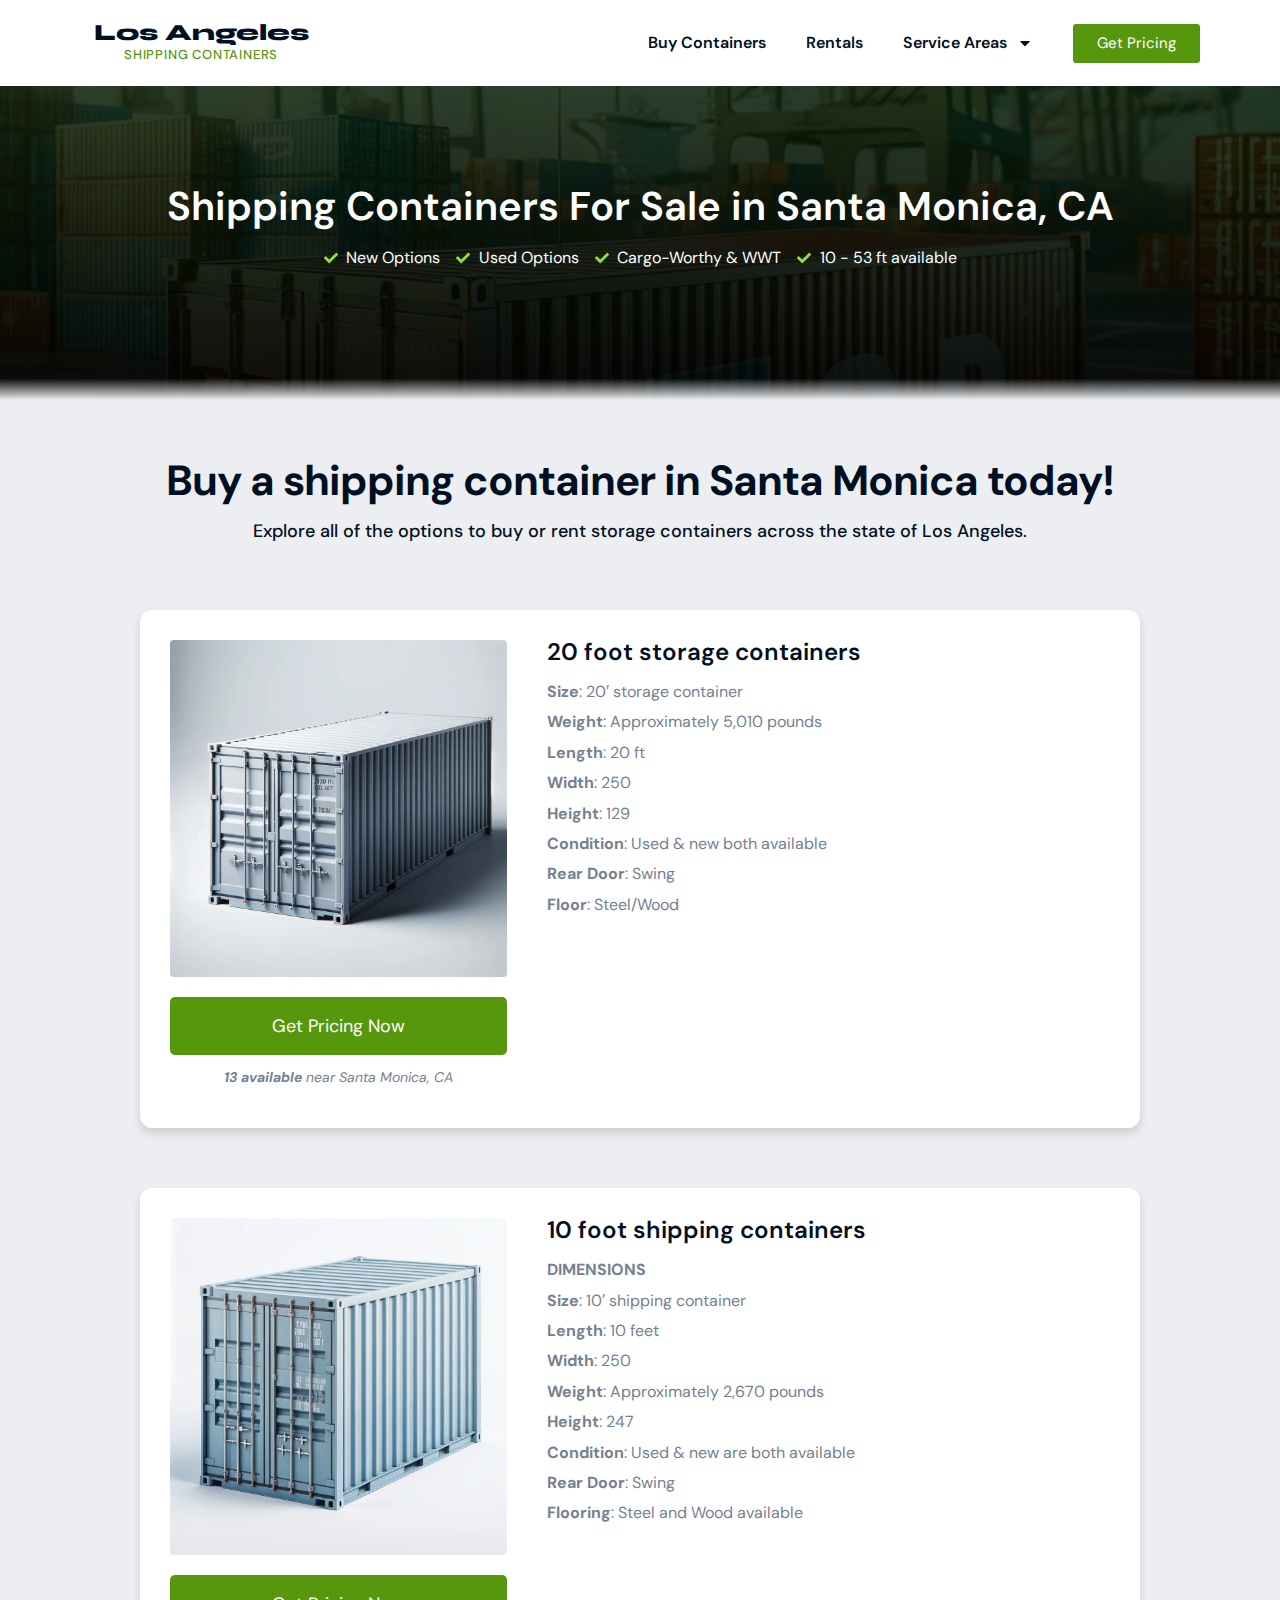
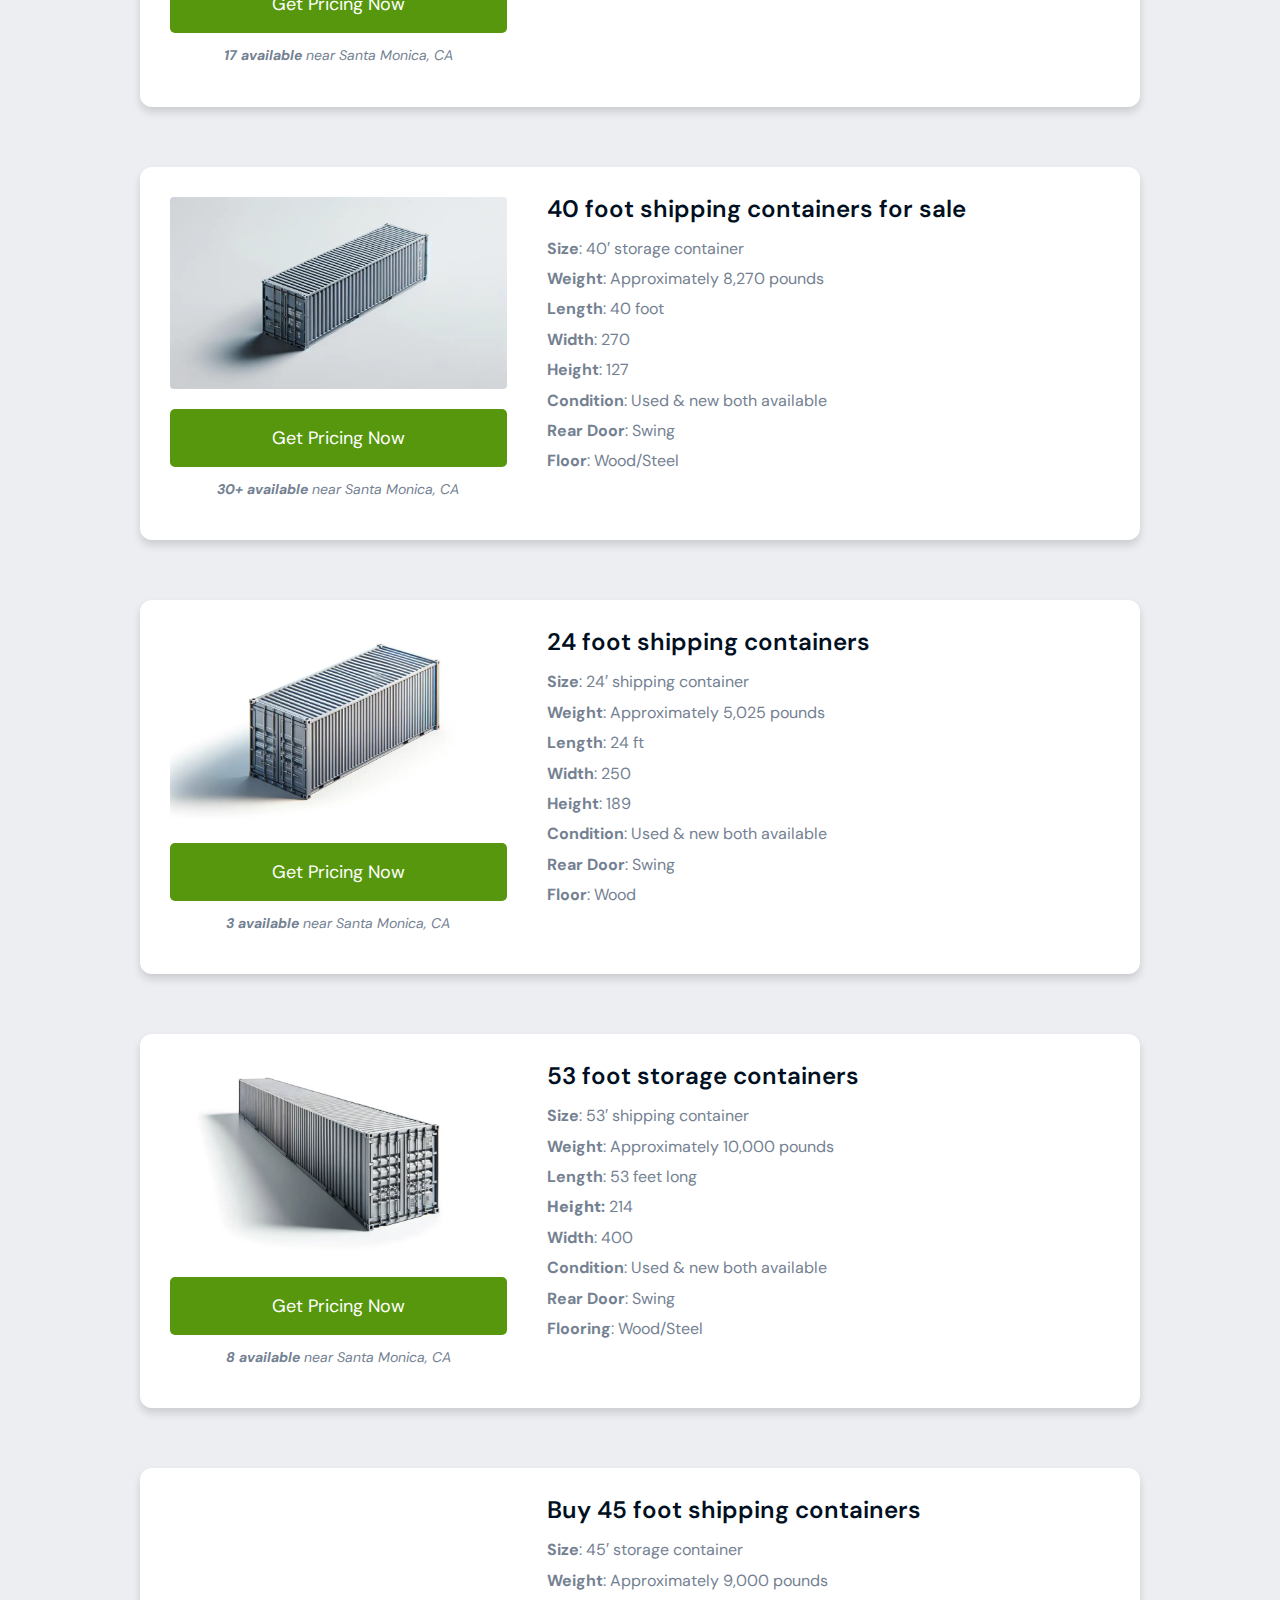
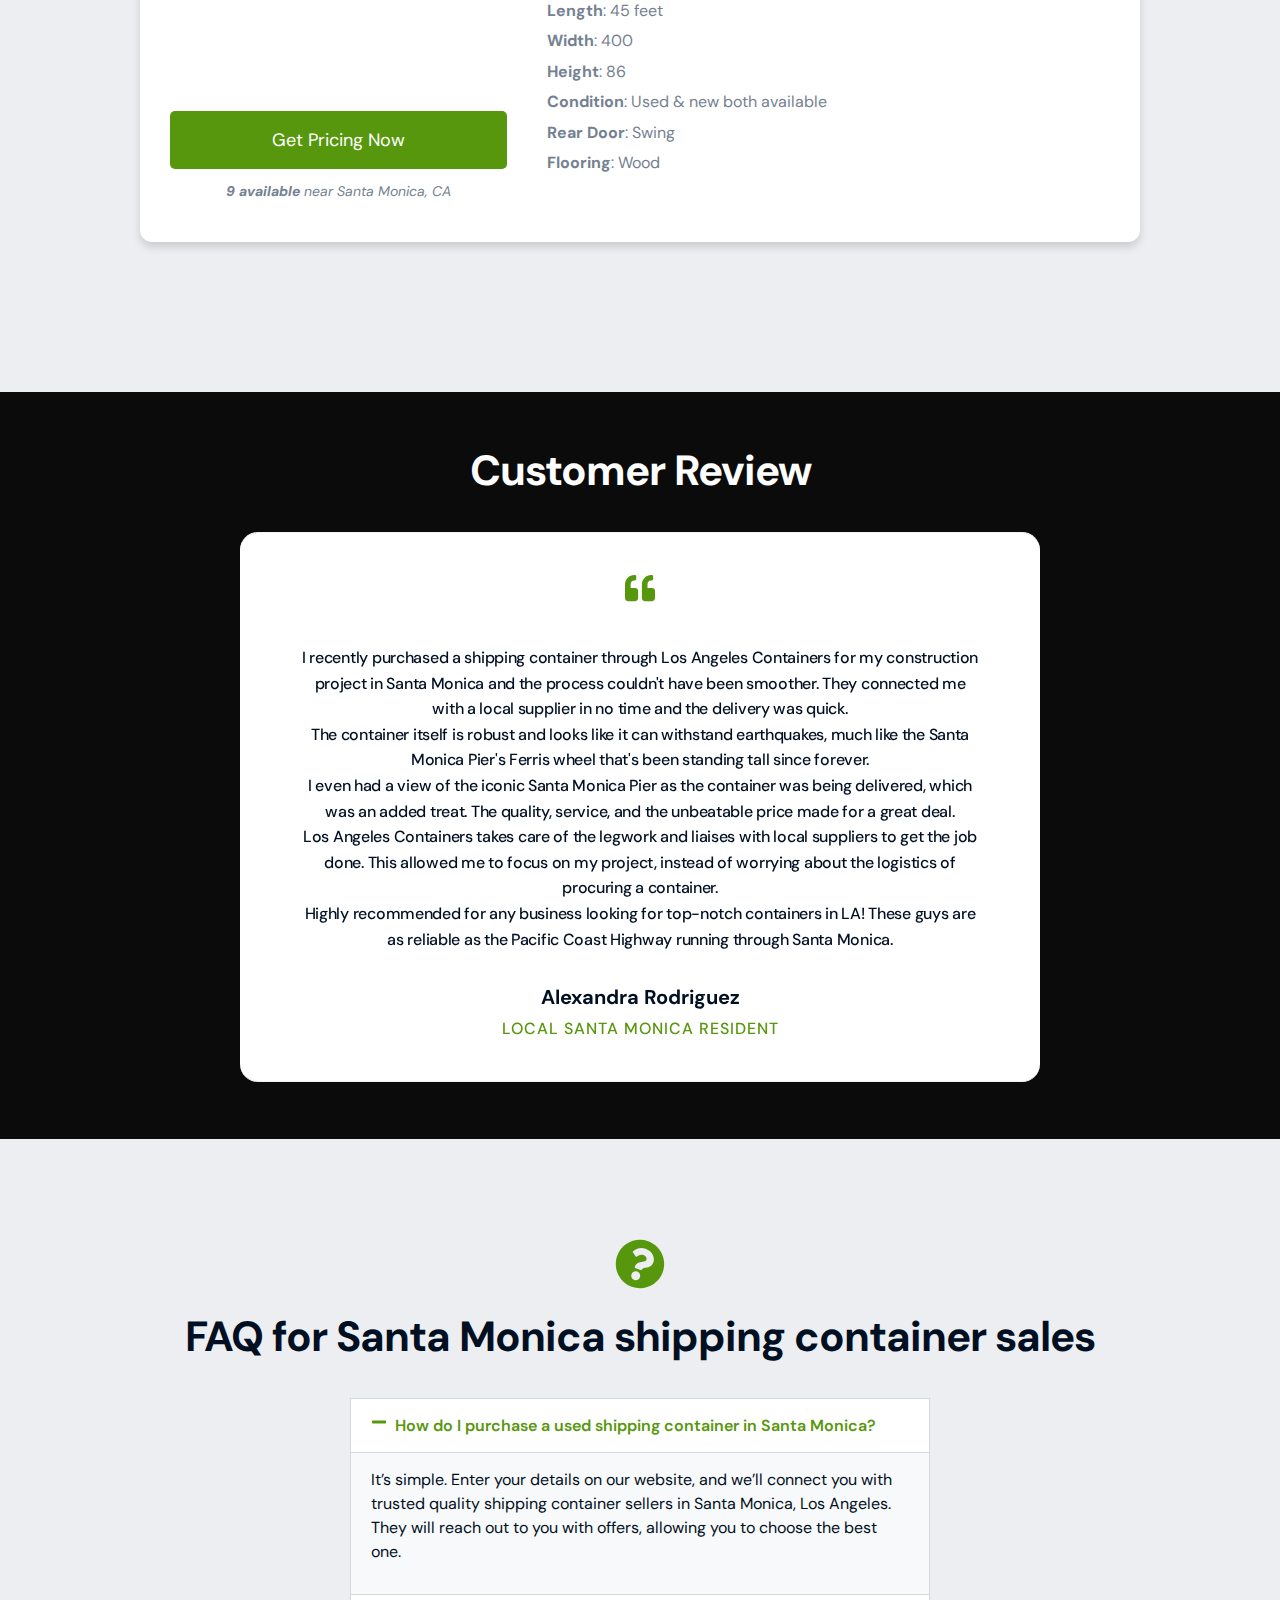
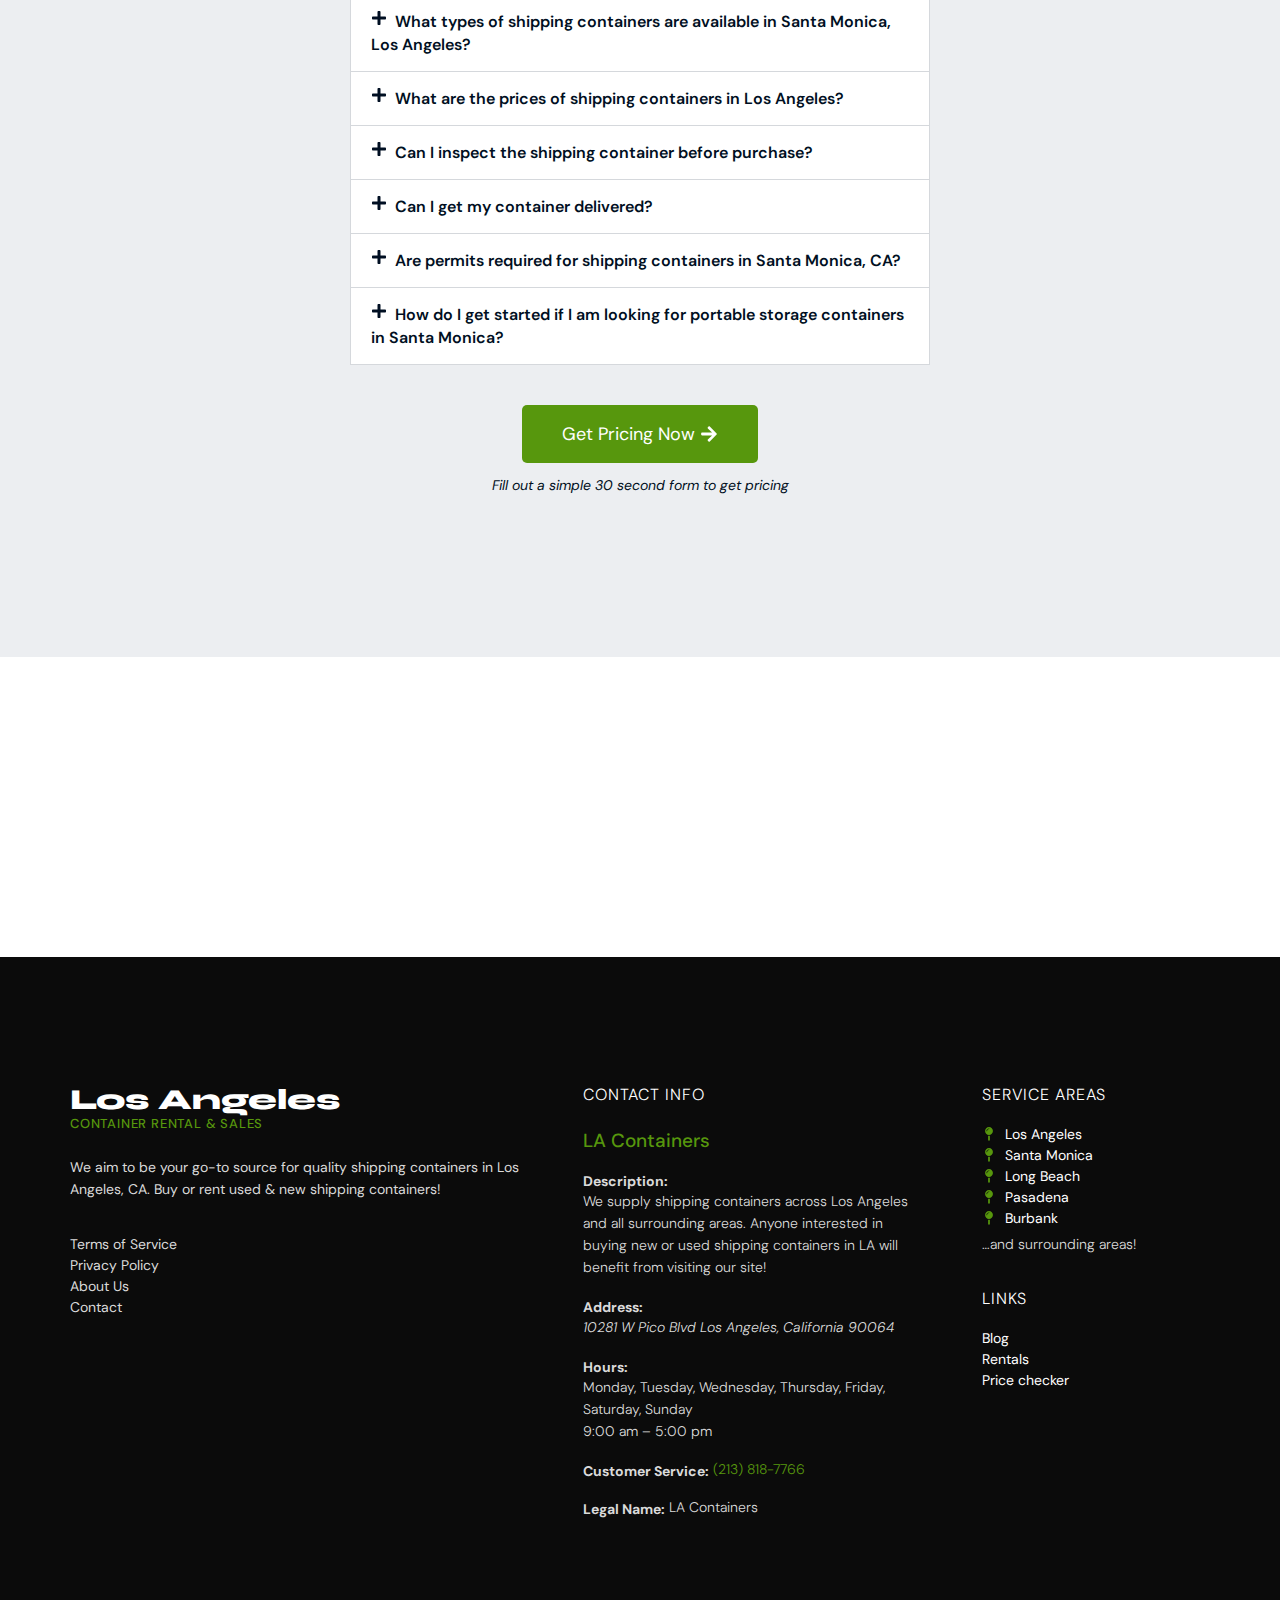
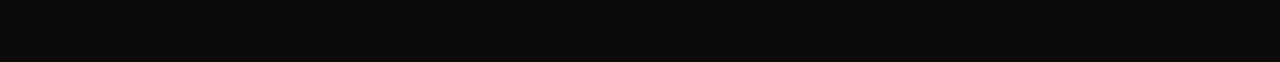
<file: santa-monica/index.html>
<!DOCTYPE html>
<html lang="en-US" prefix="og: https://ogp.me/ns#">
<head>
	<meta charset="UTF-8">
	<meta name="viewport" content="width=device-width, initial-scale=1">
	<link rel="profile" href="https://gmpg.org/xfn/11">
		<style>img:is([sizes="auto" i], [sizes^="auto," i]) { contain-intrinsic-size: 3000px 1500px }</style>
	
<!-- Search Engine Optimization by Rank Math - https://rankmath.com/ -->
<title>Shipping Containers For Sale in Santa Monica, CA - LA Containers</title>
<meta name="description" content="13 available near ,">
<meta name="robots" content="follow, index, max-snippet:-1, max-video-preview:-1, max-image-preview:large">
<meta property="og:locale" content="en_US">
<meta property="og:type" content="article">
<meta property="og:title" content="Shipping Containers For Sale in Santa Monica, CA - LA Containers">
<meta property="og:description" content="13 available near ,">
<meta property="og:site_name" content="LA Containers">
<meta property="og:updated_time" content="2025-05-20T17:51:53+00:00">
<meta property="og:image" content="/wp-content/uploads/2025/02/20-shipping-containers.webp">
<meta property="og:image:secure_url" content="/wp-content/uploads/2025/02/20-shipping-containers.webp">
<meta property="og:image:width" content="1024">
<meta property="og:image:height" content="1024">
<meta property="og:image:alt" content="Shipping Containers For Sale in [neighbor1], [stateid]">
<meta property="og:image:type" content="image/webp">
<meta name="twitter:card" content="summary_large_image">
<meta name="twitter:title" content="Shipping Containers For Sale in Santa Monica, CA - LA Containers">
<meta name="twitter:description" content="13 available near ,">
<meta name="twitter:image" content="/wp-content/uploads/2025/02/20-shipping-containers.webp">
<meta name="twitter:label1" content="Time to read">
<meta name="twitter:data1" content="2 minutes">
<!-- /Rank Math WordPress SEO plugin -->

<link rel="alternate" type="application/rss+xml" title="LA Containers &raquo; Feed" href="/feed/">
<link rel="alternate" type="application/rss+xml" title="LA Containers &raquo; Comments Feed" href="/comments/feed/">
<script>
window._wpemojiSettings = {"baseUrl":"https:\/\/s.w.org\/images\/core\/emoji\/15.1.0\/72x72\/","ext":".png","svgUrl":"https:\/\/s.w.org\/images\/core\/emoji\/15.1.0\/svg\/","svgExt":".svg","source":{"concatemoji":"\/wp-includes\/js\/wp-emoji-release.min.js?ver=6.8.1"}};
/*! This file is auto-generated */
!function(i,n){var o,s,e;function c(e){try{var t={supportTests:e,timestamp:(new Date).valueOf()};sessionStorage.setItem(o,JSON.stringify(t))}catch(e){}}function p(e,t,n){e.clearRect(0,0,e.canvas.width,e.canvas.height),e.fillText(t,0,0);var t=new Uint32Array(e.getImageData(0,0,e.canvas.width,e.canvas.height).data),r=(e.clearRect(0,0,e.canvas.width,e.canvas.height),e.fillText(n,0,0),new Uint32Array(e.getImageData(0,0,e.canvas.width,e.canvas.height).data));return t.every(function(e,t){return e===r[t]})}function u(e,t,n){switch(t){case"flag":return n(e,"🏳️‍⚧️","🏳️​⚧️")?!1:!n(e,"🇺🇳","🇺​🇳")&&!n(e,"🏴󠁧󠁢󠁥󠁮󠁧󠁿","🏴​󠁧​󠁢​󠁥​󠁮​󠁧​󠁿");case"emoji":return!n(e,"🐦‍🔥","🐦​🔥")}return!1}function f(e,t,n){var r="undefined"!=typeof WorkerGlobalScope&&self instanceof WorkerGlobalScope?new OffscreenCanvas(300,150):i.createElement("canvas"),a=r.getContext("2d",{willReadFrequently:!0}),o=(a.textBaseline="top",a.font="600 32px Arial",{});return e.forEach(function(e){o[e]=t(a,e,n)}),o}function t(e){var t=i.createElement("script");t.src=e,t.defer=!0,i.head.appendChild(t)}"undefined"!=typeof Promise&&(o="wpEmojiSettingsSupports",s=["flag","emoji"],n.supports={everything:!0,everythingExceptFlag:!0},e=new Promise(function(e){i.addEventListener("DOMContentLoaded",e,{once:!0})}),new Promise(function(t){var n=function(){try{var e=JSON.parse(sessionStorage.getItem(o));if("object"==typeof e&&"number"==typeof e.timestamp&&(new Date).valueOf()<e.timestamp+604800&&"object"==typeof e.supportTests)return e.supportTests}catch(e){}return null}();if(!n){if("undefined"!=typeof Worker&&"undefined"!=typeof OffscreenCanvas&&"undefined"!=typeof URL&&URL.createObjectURL&&"undefined"!=typeof Blob)try{var e="postMessage("+f.toString()+"("+[JSON.stringify(s),u.toString(),p.toString()].join(",")+"));",r=new Blob([e],{type:"text/javascript"}),a=new Worker(URL.createObjectURL(r),{name:"wpTestEmojiSupports"});return void(a.onmessage=function(e){c(n=e.data),a.terminate(),t(n)})}catch(e){}c(n=f(s,u,p))}t(n)}).then(function(e){for(var t in e)n.supports[t]=e[t],n.supports.everything=n.supports.everything&&n.supports[t],"flag"!==t&&(n.supports.everythingExceptFlag=n.supports.everythingExceptFlag&&n.supports[t]);n.supports.everythingExceptFlag=n.supports.everythingExceptFlag&&!n.supports.flag,n.DOMReady=!1,n.readyCallback=function(){n.DOMReady=!0}}).then(function(){return e}).then(function(){var e;n.supports.everything||(n.readyCallback(),(e=n.source||{}).concatemoji?t(e.concatemoji):e.wpemoji&&e.twemoji&&(t(e.twemoji),t(e.wpemoji)))}))}((window,document),window._wpemojiSettings);
</script>
<style id="wp-emoji-styles-inline-css">img.wp-smiley, img.emoji {
		display: inline !important;
		border: none !important;
		box-shadow: none !important;
		height: 1em !important;
		width: 1em !important;
		margin: 0 0.07em !important;
		vertical-align: -0.1em !important;
		background: none !important;
		padding: 0 !important;
	}</style>
<style id="global-styles-inline-css">:root{--wp--preset--aspect-ratio--square: 1;--wp--preset--aspect-ratio--4-3: 4/3;--wp--preset--aspect-ratio--3-4: 3/4;--wp--preset--aspect-ratio--3-2: 3/2;--wp--preset--aspect-ratio--2-3: 2/3;--wp--preset--aspect-ratio--16-9: 16/9;--wp--preset--aspect-ratio--9-16: 9/16;--wp--preset--color--black: #000000;--wp--preset--color--cyan-bluish-gray: #abb8c3;--wp--preset--color--white: #ffffff;--wp--preset--color--pale-pink: #f78da7;--wp--preset--color--vivid-red: #cf2e2e;--wp--preset--color--luminous-vivid-orange: #ff6900;--wp--preset--color--luminous-vivid-amber: #fcb900;--wp--preset--color--light-green-cyan: #7bdcb5;--wp--preset--color--vivid-green-cyan: #00d084;--wp--preset--color--pale-cyan-blue: #8ed1fc;--wp--preset--color--vivid-cyan-blue: #0693e3;--wp--preset--color--vivid-purple: #9b51e0;--wp--preset--gradient--vivid-cyan-blue-to-vivid-purple: linear-gradient(135deg,rgba(6,147,227,1) 0%,rgb(155,81,224) 100%);--wp--preset--gradient--light-green-cyan-to-vivid-green-cyan: linear-gradient(135deg,rgb(122,220,180) 0%,rgb(0,208,130) 100%);--wp--preset--gradient--luminous-vivid-amber-to-luminous-vivid-orange: linear-gradient(135deg,rgba(252,185,0,1) 0%,rgba(255,105,0,1) 100%);--wp--preset--gradient--luminous-vivid-orange-to-vivid-red: linear-gradient(135deg,rgba(255,105,0,1) 0%,rgb(207,46,46) 100%);--wp--preset--gradient--very-light-gray-to-cyan-bluish-gray: linear-gradient(135deg,rgb(238,238,238) 0%,rgb(169,184,195) 100%);--wp--preset--gradient--cool-to-warm-spectrum: linear-gradient(135deg,rgb(74,234,220) 0%,rgb(151,120,209) 20%,rgb(207,42,186) 40%,rgb(238,44,130) 60%,rgb(251,105,98) 80%,rgb(254,248,76) 100%);--wp--preset--gradient--blush-light-purple: linear-gradient(135deg,rgb(255,206,236) 0%,rgb(152,150,240) 100%);--wp--preset--gradient--blush-bordeaux: linear-gradient(135deg,rgb(254,205,165) 0%,rgb(254,45,45) 50%,rgb(107,0,62) 100%);--wp--preset--gradient--luminous-dusk: linear-gradient(135deg,rgb(255,203,112) 0%,rgb(199,81,192) 50%,rgb(65,88,208) 100%);--wp--preset--gradient--pale-ocean: linear-gradient(135deg,rgb(255,245,203) 0%,rgb(182,227,212) 50%,rgb(51,167,181) 100%);--wp--preset--gradient--electric-grass: linear-gradient(135deg,rgb(202,248,128) 0%,rgb(113,206,126) 100%);--wp--preset--gradient--midnight: linear-gradient(135deg,rgb(2,3,129) 0%,rgb(40,116,252) 100%);--wp--preset--font-size--small: 13px;--wp--preset--font-size--medium: 20px;--wp--preset--font-size--large: 36px;--wp--preset--font-size--x-large: 42px;--wp--preset--spacing--20: 0.44rem;--wp--preset--spacing--30: 0.67rem;--wp--preset--spacing--40: 1rem;--wp--preset--spacing--50: 1.5rem;--wp--preset--spacing--60: 2.25rem;--wp--preset--spacing--70: 3.38rem;--wp--preset--spacing--80: 5.06rem;--wp--preset--shadow--natural: 6px 6px 9px rgba(0, 0, 0, 0.2);--wp--preset--shadow--deep: 12px 12px 50px rgba(0, 0, 0, 0.4);--wp--preset--shadow--sharp: 6px 6px 0px rgba(0, 0, 0, 0.2);--wp--preset--shadow--outlined: 6px 6px 0px -3px rgba(255, 255, 255, 1), 6px 6px rgba(0, 0, 0, 1);--wp--preset--shadow--crisp: 6px 6px 0px rgba(0, 0, 0, 1);}:root { --wp--style--global--content-size: 800px;--wp--style--global--wide-size: 1200px; }:where(body) { margin: 0; }.wp-site-blocks > .alignleft { float: left; margin-right: 2em; }.wp-site-blocks > .alignright { float: right; margin-left: 2em; }.wp-site-blocks > .aligncenter { justify-content: center; margin-left: auto; margin-right: auto; }:where(.wp-site-blocks) > * { margin-block-start: 24px; margin-block-end: 0; }:where(.wp-site-blocks) > :first-child { margin-block-start: 0; }:where(.wp-site-blocks) > :last-child { margin-block-end: 0; }:root { --wp--style--block-gap: 24px; }:root :where(.is-layout-flow) > :first-child{margin-block-start: 0;}:root :where(.is-layout-flow) > :last-child{margin-block-end: 0;}:root :where(.is-layout-flow) > *{margin-block-start: 24px;margin-block-end: 0;}:root :where(.is-layout-constrained) > :first-child{margin-block-start: 0;}:root :where(.is-layout-constrained) > :last-child{margin-block-end: 0;}:root :where(.is-layout-constrained) > *{margin-block-start: 24px;margin-block-end: 0;}:root :where(.is-layout-flex){gap: 24px;}:root :where(.is-layout-grid){gap: 24px;}.is-layout-flow > .alignleft{float: left;margin-inline-start: 0;margin-inline-end: 2em;}.is-layout-flow > .alignright{float: right;margin-inline-start: 2em;margin-inline-end: 0;}.is-layout-flow > .aligncenter{margin-left: auto !important;margin-right: auto !important;}.is-layout-constrained > .alignleft{float: left;margin-inline-start: 0;margin-inline-end: 2em;}.is-layout-constrained > .alignright{float: right;margin-inline-start: 2em;margin-inline-end: 0;}.is-layout-constrained > .aligncenter{margin-left: auto !important;margin-right: auto !important;}.is-layout-constrained > :where(:not(.alignleft):not(.alignright):not(.alignfull)){max-width: var(--wp--style--global--content-size);margin-left: auto !important;margin-right: auto !important;}.is-layout-constrained > .alignwide{max-width: var(--wp--style--global--wide-size);}body .is-layout-flex{display: flex;}.is-layout-flex{flex-wrap: wrap;align-items: center;}.is-layout-flex > :is(*, div){margin: 0;}body .is-layout-grid{display: grid;}.is-layout-grid > :is(*, div){margin: 0;}body{padding-top: 0px;padding-right: 0px;padding-bottom: 0px;padding-left: 0px;}a:where(:not(.wp-element-button)){text-decoration: underline;}:root :where(.wp-element-button, .wp-block-button__link){background-color: #32373c;border-width: 0;color: #fff;font-family: inherit;font-size: inherit;line-height: inherit;padding: calc(0.667em + 2px) calc(1.333em + 2px);text-decoration: none;}.has-black-color{color: var(--wp--preset--color--black) !important;}.has-cyan-bluish-gray-color{color: var(--wp--preset--color--cyan-bluish-gray) !important;}.has-white-color{color: var(--wp--preset--color--white) !important;}.has-pale-pink-color{color: var(--wp--preset--color--pale-pink) !important;}.has-vivid-red-color{color: var(--wp--preset--color--vivid-red) !important;}.has-luminous-vivid-orange-color{color: var(--wp--preset--color--luminous-vivid-orange) !important;}.has-luminous-vivid-amber-color{color: var(--wp--preset--color--luminous-vivid-amber) !important;}.has-light-green-cyan-color{color: var(--wp--preset--color--light-green-cyan) !important;}.has-vivid-green-cyan-color{color: var(--wp--preset--color--vivid-green-cyan) !important;}.has-pale-cyan-blue-color{color: var(--wp--preset--color--pale-cyan-blue) !important;}.has-vivid-cyan-blue-color{color: var(--wp--preset--color--vivid-cyan-blue) !important;}.has-vivid-purple-color{color: var(--wp--preset--color--vivid-purple) !important;}.has-black-background-color{background-color: var(--wp--preset--color--black) !important;}.has-cyan-bluish-gray-background-color{background-color: var(--wp--preset--color--cyan-bluish-gray) !important;}.has-white-background-color{background-color: var(--wp--preset--color--white) !important;}.has-pale-pink-background-color{background-color: var(--wp--preset--color--pale-pink) !important;}.has-vivid-red-background-color{background-color: var(--wp--preset--color--vivid-red) !important;}.has-luminous-vivid-orange-background-color{background-color: var(--wp--preset--color--luminous-vivid-orange) !important;}.has-luminous-vivid-amber-background-color{background-color: var(--wp--preset--color--luminous-vivid-amber) !important;}.has-light-green-cyan-background-color{background-color: var(--wp--preset--color--light-green-cyan) !important;}.has-vivid-green-cyan-background-color{background-color: var(--wp--preset--color--vivid-green-cyan) !important;}.has-pale-cyan-blue-background-color{background-color: var(--wp--preset--color--pale-cyan-blue) !important;}.has-vivid-cyan-blue-background-color{background-color: var(--wp--preset--color--vivid-cyan-blue) !important;}.has-vivid-purple-background-color{background-color: var(--wp--preset--color--vivid-purple) !important;}.has-black-border-color{border-color: var(--wp--preset--color--black) !important;}.has-cyan-bluish-gray-border-color{border-color: var(--wp--preset--color--cyan-bluish-gray) !important;}.has-white-border-color{border-color: var(--wp--preset--color--white) !important;}.has-pale-pink-border-color{border-color: var(--wp--preset--color--pale-pink) !important;}.has-vivid-red-border-color{border-color: var(--wp--preset--color--vivid-red) !important;}.has-luminous-vivid-orange-border-color{border-color: var(--wp--preset--color--luminous-vivid-orange) !important;}.has-luminous-vivid-amber-border-color{border-color: var(--wp--preset--color--luminous-vivid-amber) !important;}.has-light-green-cyan-border-color{border-color: var(--wp--preset--color--light-green-cyan) !important;}.has-vivid-green-cyan-border-color{border-color: var(--wp--preset--color--vivid-green-cyan) !important;}.has-pale-cyan-blue-border-color{border-color: var(--wp--preset--color--pale-cyan-blue) !important;}.has-vivid-cyan-blue-border-color{border-color: var(--wp--preset--color--vivid-cyan-blue) !important;}.has-vivid-purple-border-color{border-color: var(--wp--preset--color--vivid-purple) !important;}.has-vivid-cyan-blue-to-vivid-purple-gradient-background{background: var(--wp--preset--gradient--vivid-cyan-blue-to-vivid-purple) !important;}.has-light-green-cyan-to-vivid-green-cyan-gradient-background{background: var(--wp--preset--gradient--light-green-cyan-to-vivid-green-cyan) !important;}.has-luminous-vivid-amber-to-luminous-vivid-orange-gradient-background{background: var(--wp--preset--gradient--luminous-vivid-amber-to-luminous-vivid-orange) !important;}.has-luminous-vivid-orange-to-vivid-red-gradient-background{background: var(--wp--preset--gradient--luminous-vivid-orange-to-vivid-red) !important;}.has-very-light-gray-to-cyan-bluish-gray-gradient-background{background: var(--wp--preset--gradient--very-light-gray-to-cyan-bluish-gray) !important;}.has-cool-to-warm-spectrum-gradient-background{background: var(--wp--preset--gradient--cool-to-warm-spectrum) !important;}.has-blush-light-purple-gradient-background{background: var(--wp--preset--gradient--blush-light-purple) !important;}.has-blush-bordeaux-gradient-background{background: var(--wp--preset--gradient--blush-bordeaux) !important;}.has-luminous-dusk-gradient-background{background: var(--wp--preset--gradient--luminous-dusk) !important;}.has-pale-ocean-gradient-background{background: var(--wp--preset--gradient--pale-ocean) !important;}.has-electric-grass-gradient-background{background: var(--wp--preset--gradient--electric-grass) !important;}.has-midnight-gradient-background{background: var(--wp--preset--gradient--midnight) !important;}.has-small-font-size{font-size: var(--wp--preset--font-size--small) !important;}.has-medium-font-size{font-size: var(--wp--preset--font-size--medium) !important;}.has-large-font-size{font-size: var(--wp--preset--font-size--large) !important;}.has-x-large-font-size{font-size: var(--wp--preset--font-size--x-large) !important;}
:root :where(.wp-block-pullquote){font-size: 1.5em;line-height: 1.6;}</style>
<link rel="stylesheet" id="hello-elementor-css" href="/wp-content/themes/hello-elementor/style.min.css?ver=3.3.0" media="all">
<link rel="stylesheet" id="hello-elementor-theme-style-css" href="/wp-content/themes/hello-elementor/theme.min.css?ver=3.3.0" media="all">
<link rel="stylesheet" id="hello-elementor-header-footer-css" href="/wp-content/themes/hello-elementor/header-footer.min.css?ver=3.3.0" media="all">
<link rel="stylesheet" id="elementor-frontend-css" href="/wp-content/plugins/elementor/assets/css/frontend.min.css?ver=3.29.0" media="all">
<link rel="stylesheet" id="elementor-post-202-css" href="/wp-content/uploads/elementor/css/post-202.css?ver=1747763572" media="all">
<link rel="stylesheet" id="widget-heading-css" href="/wp-content/plugins/elementor/assets/css/widget-heading.min.css?ver=3.29.0" media="all">
<link rel="stylesheet" id="e-motion-fx-css" href="/wp-content/plugins/elementor-pro/assets/css/modules/motion-fx.min.css?ver=3.29.0" media="all">
<link rel="stylesheet" id="widget-nav-menu-css" href="/wp-content/plugins/elementor-pro/assets/css/widget-nav-menu.min.css?ver=3.29.0" media="all">
<link rel="stylesheet" id="widget-icon-list-css" href="/wp-content/plugins/elementor/assets/css/widget-icon-list.min.css?ver=3.29.0" media="all">
<link rel="stylesheet" id="widget-image-css" href="/wp-content/plugins/elementor/assets/css/widget-image.min.css?ver=3.29.0" media="all">
<link rel="stylesheet" id="swiper-css" href="/wp-content/plugins/elementor/assets/lib/swiper/v8/css/swiper.min.css?ver=8.4.5" media="all">
<link rel="stylesheet" id="e-swiper-css" href="/wp-content/plugins/elementor/assets/css/conditionals/e-swiper.min.css?ver=3.29.0" media="all">
<link rel="stylesheet" id="widget-testimonial-carousel-css" href="/wp-content/plugins/elementor-pro/assets/css/widget-testimonial-carousel.min.css?ver=3.29.0" media="all">
<link rel="stylesheet" id="widget-carousel-module-base-css" href="/wp-content/plugins/elementor-pro/assets/css/widget-carousel-module-base.min.css?ver=3.29.0" media="all">
<link rel="stylesheet" id="widget-accordion-css" href="/wp-content/plugins/elementor/assets/css/widget-accordion.min.css?ver=3.29.0" media="all">
<link rel="stylesheet" id="widget-google_maps-css" href="/wp-content/plugins/elementor/assets/css/widget-google_maps.min.css?ver=3.29.0" media="all">
<link rel="stylesheet" id="elementor-post-238-css" href="/wp-content/uploads/elementor/css/post-238.css?ver=1747763784" media="all">
<link rel="stylesheet" id="elementor-post-218-css" href="/wp-content/uploads/elementor/css/post-218.css?ver=1747763572" media="all">
<link rel="stylesheet" id="elementor-post-211-css" href="/wp-content/uploads/elementor/css/post-211.css?ver=1747763572" media="all">
<link rel="stylesheet" id="elementor-gf-local-dmsans-css" href="/wp-content/uploads/elementor/google-fonts/css/dmsans.css?ver=1747763571" media="all">
<link rel="stylesheet" id="elementor-gf-local-syne-css" href="/wp-content/uploads/elementor/google-fonts/css/syne.css?ver=1747763571" media="all">
<script src="/wp-includes/js/jquery/jquery.min.js?ver=3.7.1" id="jquery-core-js"></script>
<script src="/wp-includes/js/jquery/jquery-migrate.min.js?ver=3.4.1" id="jquery-migrate-js"></script>
<link rel="https://api.w.org/" href="/wp-json/">
<link rel="alternate" title="JSON" type="application/json" href="/wp-json/wp/v2/pages/238">
<link rel="EditURI" type="application/rsd+xml" title="RSD" href="/xmlrpc.php?rsd">
<meta name="generator" content="WordPress 6.8.1">
<link rel="shortlink" href="/?p=238">
<link rel="alternate" title="oEmbed (JSON)" type="application/json+oembed" href="/wp-json/oembed/1.0/embed?url=https%3A%2F%2F%2Fsanta-monica%2F">
<link rel="alternate" title="oEmbed (XML)" type="text/xml+oembed" href="/wp-json/oembed/1.0/embed?url=https%3A%2F%2F%2Fsanta-monica%2F#038;format=xml">
<script async defer src="https://app.visitortracking.com/assets/js/tracer.js"></script>
<script>function init_tracer() { 
   var tracer = new Tracer({  
   websiteId : "c81d522c-b5e9-4eab-986d-80dae88e73f7",  
   async : true, 
   debug : false }); 
 }</script><meta name="generator" content="Elementor 3.29.0; features: e_font_icon_svg, additional_custom_breakpoints, e_local_google_fonts, e_element_cache; settings: css_print_method-external, google_font-enabled, font_display-swap">
			<style>.e-con.e-parent:nth-of-type(n+4):not(.e-lazyloaded):not(.e-no-lazyload),
				.e-con.e-parent:nth-of-type(n+4):not(.e-lazyloaded):not(.e-no-lazyload) * {
					background-image: none !important;
				}
				@media screen and (max-height: 1024px) {
					.e-con.e-parent:nth-of-type(n+3):not(.e-lazyloaded):not(.e-no-lazyload),
					.e-con.e-parent:nth-of-type(n+3):not(.e-lazyloaded):not(.e-no-lazyload) * {
						background-image: none !important;
					}
				}
				@media screen and (max-height: 640px) {
					.e-con.e-parent:nth-of-type(n+2):not(.e-lazyloaded):not(.e-no-lazyload),
					.e-con.e-parent:nth-of-type(n+2):not(.e-lazyloaded):not(.e-no-lazyload) * {
						background-image: none !important;
					}
				}</style>
			<link rel="icon" href="/wp-content/uploads/2025/02/cropped-cropped-shipping-containers-32x32.webp" sizes="32x32">
<link rel="icon" href="/wp-content/uploads/2025/02/cropped-cropped-shipping-containers-192x192.webp" sizes="192x192">
<link rel="apple-touch-icon" href="/wp-content/uploads/2025/02/cropped-cropped-shipping-containers-180x180.webp">
<meta name="msapplication-TileImage" content="/wp-content/uploads/2025/02/cropped-cropped-shipping-containers-270x270.webp">
</head>
<body class="wp-singular page-template page-template-elementor_header_footer page page-id-238 wp-custom-logo wp-embed-responsive wp-theme-hello-elementor eio-default theme-default elementor-default elementor-template-full-width elementor-kit-202 elementor-page elementor-page-238">


<a class="skip-link screen-reader-text" href="#content">Skip to content</a>

		<div data-elementor-type="header" data-elementor-id="218" class="elementor elementor-218 elementor-location-header" data-elementor-post-type="elementor_library">
			<div class="elementor-element elementor-element-1186abfa e-flex e-con-boxed e-con e-parent" data-id="1186abfa" data-element_type="container">
					<div class="e-con-inner">
		<div class="elementor-element elementor-element-196821e2 e-con-full e-flex e-con e-child" data-id="196821e2" data-element_type="container">
				<div class="elementor-element elementor-element-2167f19d elementor-widget elementor-widget-heading" data-id="2167f19d" data-element_type="widget" data-widget_type="heading.default">
				<div class="elementor-widget-container">
					<span class="elementor-heading-title elementor-size-default"><a href="/">Los Angeles</a></span>				</div>
				</div>
				<div class="elementor-element elementor-element-6b9f8bdc elementor-widget elementor-widget-heading" data-id="6b9f8bdc" data-element_type="widget" data-widget_type="heading.default">
				<div class="elementor-widget-container">
					<span class="elementor-heading-title elementor-size-default"><a href="/">Shipping Containers</a></span>				</div>
				</div>
				<div class="elementor-element elementor-element-2d8d8766 elementor-align-justify elementor-mobile-align-justify elementor-widget-mobile__width-inherit elementor-fixed elementor-hidden-desktop elementor-hidden-tablet elementor-widget elementor-widget-button" data-id="2d8d8766" data-element_type="widget" data-settings="{&quot;_position&quot;:&quot;fixed&quot;,&quot;motion_fx_motion_fx_scrolling&quot;:&quot;yes&quot;,&quot;motion_fx_translateY_effect&quot;:&quot;yes&quot;,&quot;motion_fx_translateY_affectedRange&quot;:{&quot;unit&quot;:&quot;%&quot;,&quot;size&quot;:&quot;&quot;,&quot;sizes&quot;:{&quot;start&quot;:0,&quot;end&quot;:50}},&quot;motion_fx_translateY_speed&quot;:{&quot;unit&quot;:&quot;px&quot;,&quot;size&quot;:4,&quot;sizes&quot;:[]},&quot;motion_fx_devices&quot;:[&quot;desktop&quot;,&quot;tablet&quot;,&quot;mobile&quot;]}" data-widget_type="button.default">
				<div class="elementor-widget-container">
									<div class="elementor-button-wrapper">
					<a class="elementor-button elementor-button-link elementor-size-lg" href="/compare-pricing/">
						<span class="elementor-button-content-wrapper">
									<span class="elementor-button-text">Check Local Prices</span>
					</span>
					</a>
				</div>
								</div>
				</div>
				</div>
		<div class="elementor-element elementor-element-6989f3a2 e-con-full elementor-hidden-mobile e-flex e-con e-child" data-id="6989f3a2" data-element_type="container">
				<div class="elementor-element elementor-element-304bda76 elementor-nav-menu__align-end elementor-nav-menu--stretch elementor-nav-menu--dropdown-tablet elementor-nav-menu__text-align-aside elementor-nav-menu--toggle elementor-nav-menu--burger elementor-widget elementor-widget-nav-menu" data-id="304bda76" data-element_type="widget" data-settings="{&quot;full_width&quot;:&quot;stretch&quot;,&quot;layout&quot;:&quot;horizontal&quot;,&quot;submenu_icon&quot;:{&quot;value&quot;:&quot;&lt;svg class=\&quot;e-font-icon-svg e-fas-caret-down\&quot; viewBox=\&quot;0 0 320 512\&quot; xmlns=\&quot;http:\/\/www.w3.org\/2000\/svg\&quot;&gt;&lt;path d=\&quot;M31.3 192h257.3c17.8 0 26.7 21.5 14.1 34.1L174.1 354.8c-7.8 7.8-20.5 7.8-28.3 0L17.2 226.1C4.6 213.5 13.5 192 31.3 192z\&quot;&gt;&lt;\/path&gt;&lt;\/svg&gt;&quot;,&quot;library&quot;:&quot;fa-solid&quot;},&quot;toggle&quot;:&quot;burger&quot;}" data-widget_type="nav-menu.default">
				<div class="elementor-widget-container">
								<nav aria-label="Menu" class="elementor-nav-menu--main elementor-nav-menu__container elementor-nav-menu--layout-horizontal e--pointer-underline e--animation-fade">
				<ul id="menu-1-304bda76" class="elementor-nav-menu">
<li class="menu-item menu-item-type-post_type menu-item-object-page menu-item-261"><a href="/compare-pricing/" class="elementor-item">Buy Containers</a></li>
<li class="menu-item menu-item-type-post_type menu-item-object-page menu-item-255"><a href="/rentals/" class="elementor-item">Rentals</a></li>
<li class="menu-item menu-item-type-custom menu-item-object-custom current-menu-ancestor current-menu-parent menu-item-has-children menu-item-256">
<a href="#" class="elementor-item elementor-item-anchor">Service Areas</a>
<ul class="sub-menu elementor-nav-menu--dropdown">
	<li class="menu-item menu-item-type-post_type menu-item-object-page current-menu-item page_item page-item-238 current_page_item menu-item-260"><a href="/santa-monica/" aria-current="page" class="elementor-sub-item elementor-item-active">Santa Monica</a></li>
	<li class="menu-item menu-item-type-post_type menu-item-object-page menu-item-257"><a href="/long-beach/" class="elementor-sub-item">Long Beach</a></li>
	<li class="menu-item menu-item-type-post_type menu-item-object-page menu-item-258"><a href="/pasadena/" class="elementor-sub-item">Pasadena</a></li>
	<li class="menu-item menu-item-type-post_type menu-item-object-page menu-item-259"><a href="/burbank/" class="elementor-sub-item">Burbank</a></li>
</ul>
</li>
</ul>			</nav>
					<div class="elementor-menu-toggle" role="button" tabindex="0" aria-label="Menu Toggle" aria-expanded="false">
			<svg aria-hidden="true" role="presentation" class="elementor-menu-toggle__icon--open e-font-icon-svg e-eicon-menu-bar" viewbox="0 0 1000 1000" xmlns="http://www.w3.org/2000/svg"><path d="M104 333H896C929 333 958 304 958 271S929 208 896 208H104C71 208 42 237 42 271S71 333 104 333ZM104 583H896C929 583 958 554 958 521S929 458 896 458H104C71 458 42 487 42 521S71 583 104 583ZM104 833H896C929 833 958 804 958 771S929 708 896 708H104C71 708 42 737 42 771S71 833 104 833Z"></path></svg><svg aria-hidden="true" role="presentation" class="elementor-menu-toggle__icon--close e-font-icon-svg e-eicon-close" viewbox="0 0 1000 1000" xmlns="http://www.w3.org/2000/svg"><path d="M742 167L500 408 258 167C246 154 233 150 217 150 196 150 179 158 167 167 154 179 150 196 150 212 150 229 154 242 171 254L408 500 167 742C138 771 138 800 167 829 196 858 225 858 254 829L496 587 738 829C750 842 767 846 783 846 800 846 817 842 829 829 842 817 846 804 846 783 846 767 842 750 829 737L588 500 833 258C863 229 863 200 833 171 804 137 775 137 742 167Z"></path></svg>		</div>
					<nav class="elementor-nav-menu--dropdown elementor-nav-menu__container" aria-hidden="true">
				<ul id="menu-2-304bda76" class="elementor-nav-menu">
<li class="menu-item menu-item-type-post_type menu-item-object-page menu-item-261"><a href="/compare-pricing/" class="elementor-item" tabindex="-1">Buy Containers</a></li>
<li class="menu-item menu-item-type-post_type menu-item-object-page menu-item-255"><a href="/rentals/" class="elementor-item" tabindex="-1">Rentals</a></li>
<li class="menu-item menu-item-type-custom menu-item-object-custom current-menu-ancestor current-menu-parent menu-item-has-children menu-item-256">
<a href="#" class="elementor-item elementor-item-anchor" tabindex="-1">Service Areas</a>
<ul class="sub-menu elementor-nav-menu--dropdown">
	<li class="menu-item menu-item-type-post_type menu-item-object-page current-menu-item page_item page-item-238 current_page_item menu-item-260"><a href="/santa-monica/" aria-current="page" class="elementor-sub-item elementor-item-active" tabindex="-1">Santa Monica</a></li>
	<li class="menu-item menu-item-type-post_type menu-item-object-page menu-item-257"><a href="/long-beach/" class="elementor-sub-item" tabindex="-1">Long Beach</a></li>
	<li class="menu-item menu-item-type-post_type menu-item-object-page menu-item-258"><a href="/pasadena/" class="elementor-sub-item" tabindex="-1">Pasadena</a></li>
	<li class="menu-item menu-item-type-post_type menu-item-object-page menu-item-259"><a href="/burbank/" class="elementor-sub-item" tabindex="-1">Burbank</a></li>
</ul>
</li>
</ul>			</nav>
						</div>
				</div>
				<div class="elementor-element elementor-element-323d888d elementor-widget__width-auto elementor-widget elementor-widget-button" data-id="323d888d" data-element_type="widget" data-widget_type="button.default">
				<div class="elementor-widget-container">
									<div class="elementor-button-wrapper">
					<a class="elementor-button elementor-button-link elementor-size-sm" href="/compare-pricing/">
						<span class="elementor-button-content-wrapper">
									<span class="elementor-button-text">Get Pricing</span>
					</span>
					</a>
				</div>
								</div>
				</div>
				</div>
					</div>
				</div>
				</div>
				<div data-elementor-type="wp-page" data-elementor-id="238" class="elementor elementor-238" data-elementor-post-type="page">
				<div class="elementor-element elementor-element-2d1586e8 e-flex e-con-boxed e-con e-parent" data-id="2d1586e8" data-element_type="container" data-settings="{&quot;background_background&quot;:&quot;classic&quot;}">
					<div class="e-con-inner">
				<div class="elementor-element elementor-element-58ce54c7 elementor-widget elementor-widget-heading" data-id="58ce54c7" data-element_type="widget" data-widget_type="heading.default">
				<div class="elementor-widget-container">
					<h1 class="elementor-heading-title elementor-size-default">Shipping Containers For Sale in Santa Monica, CA</h1>				</div>
				</div>
				<div class="elementor-element elementor-element-3c536e5f elementor-icon-list--layout-inline elementor-align-center elementor-list-item-link-full_width elementor-widget elementor-widget-icon-list" data-id="3c536e5f" data-element_type="widget" data-widget_type="icon-list.default">
				<div class="elementor-widget-container">
							<ul class="elementor-icon-list-items elementor-inline-items">
							<li class="elementor-icon-list-item elementor-inline-item">
											<span class="elementor-icon-list-icon">
							<svg aria-hidden="true" class="e-font-icon-svg e-fas-check" viewbox="0 0 512 512" xmlns="http://www.w3.org/2000/svg"><path d="M173.898 439.404l-166.4-166.4c-9.997-9.997-9.997-26.206 0-36.204l36.203-36.204c9.997-9.998 26.207-9.998 36.204 0L192 312.69 432.095 72.596c9.997-9.997 26.207-9.997 36.204 0l36.203 36.204c9.997 9.997 9.997 26.206 0 36.204l-294.4 294.401c-9.998 9.997-26.207 9.997-36.204-.001z"></path></svg>						</span>
										<span class="elementor-icon-list-text">New Options</span>
									</li>
								<li class="elementor-icon-list-item elementor-inline-item">
											<span class="elementor-icon-list-icon">
							<svg aria-hidden="true" class="e-font-icon-svg e-fas-check" viewbox="0 0 512 512" xmlns="http://www.w3.org/2000/svg"><path d="M173.898 439.404l-166.4-166.4c-9.997-9.997-9.997-26.206 0-36.204l36.203-36.204c9.997-9.998 26.207-9.998 36.204 0L192 312.69 432.095 72.596c9.997-9.997 26.207-9.997 36.204 0l36.203 36.204c9.997 9.997 9.997 26.206 0 36.204l-294.4 294.401c-9.998 9.997-26.207 9.997-36.204-.001z"></path></svg>						</span>
										<span class="elementor-icon-list-text">Used Options</span>
									</li>
								<li class="elementor-icon-list-item elementor-inline-item">
											<span class="elementor-icon-list-icon">
							<svg aria-hidden="true" class="e-font-icon-svg e-fas-check" viewbox="0 0 512 512" xmlns="http://www.w3.org/2000/svg"><path d="M173.898 439.404l-166.4-166.4c-9.997-9.997-9.997-26.206 0-36.204l36.203-36.204c9.997-9.998 26.207-9.998 36.204 0L192 312.69 432.095 72.596c9.997-9.997 26.207-9.997 36.204 0l36.203 36.204c9.997 9.997 9.997 26.206 0 36.204l-294.4 294.401c-9.998 9.997-26.207 9.997-36.204-.001z"></path></svg>						</span>
										<span class="elementor-icon-list-text">Cargo-Worthy & WWT</span>
									</li>
								<li class="elementor-icon-list-item elementor-inline-item">
											<span class="elementor-icon-list-icon">
							<svg aria-hidden="true" class="e-font-icon-svg e-fas-check" viewbox="0 0 512 512" xmlns="http://www.w3.org/2000/svg"><path d="M173.898 439.404l-166.4-166.4c-9.997-9.997-9.997-26.206 0-36.204l36.203-36.204c9.997-9.998 26.207-9.998 36.204 0L192 312.69 432.095 72.596c9.997-9.997 26.207-9.997 36.204 0l36.203 36.204c9.997 9.997 9.997 26.206 0 36.204l-294.4 294.401c-9.998 9.997-26.207 9.997-36.204-.001z"></path></svg>						</span>
										<span class="elementor-icon-list-text">10 - 53 ft available</span>
									</li>
						</ul>
						</div>
				</div>
					</div>
				</div>
		<div class="elementor-element elementor-element-538bfbda e-flex e-con-boxed e-con e-parent" data-id="538bfbda" data-element_type="container" data-settings="{&quot;background_background&quot;:&quot;gradient&quot;}">
					<div class="e-con-inner">
				<div class="elementor-element elementor-element-49c57a9f elementor-widget elementor-widget-html" data-id="49c57a9f" data-element_type="widget" data-widget_type="html.default">
				<div class="elementor-widget-container">
					
<div id="formTargetDiv3"></div>
<script src="//efw.360connect.com/widget.js?v=3"></script>
<script type="text/javascript">efwCreate({
      targetElementId: 'formTargetDiv3',
      category: 'Storage Containers',
      campaignId: '0FE4C976-54EC-48BB-A6F4-E16BF1BA3571',
      valueProp: true,
      redirectUrl: 'https://losangelescontainers.com/thank-you/',
      autoResize: true,
      skin: '4',
      affData1: '',
      affData2: '',
      affData3: '',
      affData4: '',
      affData5: ''
    });</script> 				</div>
				</div>
					</div>
				</div>
		<div class="elementor-element elementor-element-569771d1 e-flex e-con-boxed e-con e-parent" data-id="569771d1" data-element_type="container" data-settings="{&quot;background_background&quot;:&quot;classic&quot;}">
					<div class="e-con-inner">
		<div class="elementor-element elementor-element-507efd69 e-con-full e-flex e-con e-child" data-id="507efd69" data-element_type="container">
				<div class="elementor-element elementor-element-4394299 elementor-widget elementor-widget-heading" data-id="4394299" data-element_type="widget" data-widget_type="heading.default">
				<div class="elementor-widget-container">
					<h2 class="elementor-heading-title elementor-size-default">Buy a shipping container in Santa Monica today!</h2>				</div>
				</div>
				<div class="elementor-element elementor-element-50fac8d7 elementor-widget elementor-widget-heading" data-id="50fac8d7" data-element_type="widget" data-widget_type="heading.default">
				<div class="elementor-widget-container">
					<p class="elementor-heading-title elementor-size-default">Explore all of the options to buy or rent storage containers across the state of Los Angeles.</p>				</div>
				</div>
				</div>
		<div class="elementor-element elementor-element-752c3122 e-flex e-con-boxed e-con e-child" data-id="752c3122" data-element_type="container" data-settings="{&quot;background_background&quot;:&quot;classic&quot;}">
					<div class="e-con-inner">
		<div class="elementor-element elementor-element-7d286d40 e-con-full e-flex e-con e-child" data-id="7d286d40" data-element_type="container">
				<div class="elementor-element elementor-element-c7706a elementor-widget elementor-widget-image" data-id="c7706a" data-element_type="widget" data-widget_type="image.default">
				<div class="elementor-widget-container">
															<img fetchpriority="high" decoding="async" width="800" height="800" src="/wp-content/uploads/2025/02/20-shipping-containers.webp" class="attachment-large size-large wp-image-26" alt="" srcset="/wp-content/uploads/2025/02/20-shipping-containers.webp 1024w, /wp-content/uploads/2025/02/20-shipping-containers-300x300.webp 300w, /wp-content/uploads/2025/02/20-shipping-containers-150x150.webp 150w, /wp-content/uploads/2025/02/20-shipping-containers-768x768.webp 768w" sizes="(max-width: 800px) 100vw, 800px">															</div>
				</div>
				<div class="elementor-element elementor-element-224637de elementor-align-justify elementor-widget elementor-widget-button" data-id="224637de" data-element_type="widget" data-widget_type="button.default">
				<div class="elementor-widget-container">
									<div class="elementor-button-wrapper">
					<a class="elementor-button elementor-button-link elementor-size-lg" href="/compare-pricing/">
						<span class="elementor-button-content-wrapper">
									<span class="elementor-button-text">Get Pricing Now</span>
					</span>
					</a>
				</div>
								</div>
				</div>
				<div class="elementor-element elementor-element-5b3c3db elementor-widget elementor-widget-text-editor" data-id="5b3c3db" data-element_type="widget" data-widget_type="text-editor.default">
				<div class="elementor-widget-container">
									<p><em><b>13 available </b></em><span style="background-color: var( --e-global-color-a7a6e05 );"><i>near Santa Monica, CA</i></span></p>								</div>
				</div>
				</div>
		<div class="elementor-element elementor-element-1eaeb56f e-con-full e-flex e-con e-child" data-id="1eaeb56f" data-element_type="container">
				<div class="elementor-element elementor-element-35a45e79 elementor-widget elementor-widget-heading" data-id="35a45e79" data-element_type="widget" data-widget_type="heading.default">
				<div class="elementor-widget-container">
					<h2 class="elementor-heading-title elementor-size-default">20 foot storage containers</h2>				</div>
				</div>
				<div class="elementor-element elementor-element-2da532f5 elementor-widget elementor-widget-text-editor" data-id="2da532f5" data-element_type="widget" data-widget_type="text-editor.default">
				<div class="elementor-widget-container">
									<p><strong>Size</strong>: 20′ storage container</p>
<p><strong>Weight</strong>: Approximately 5,010 pounds </p>
<p><strong>Length</strong>: 20 ft</p>
<p><strong>Width</strong>: 250</p>
<p><b>Height</b>: 129</p>
<p><strong>Condition</strong>: Used &amp; new both available</p>
<p><strong>Rear Door</strong>: Swing </p>
<p><strong>Floor</strong>: Steel/Wood</p>								</div>
				</div>
				</div>
					</div>
				</div>
		<div class="elementor-element elementor-element-6f94b697 e-flex e-con-boxed e-con e-child" data-id="6f94b697" data-element_type="container" data-settings="{&quot;background_background&quot;:&quot;classic&quot;}">
					<div class="e-con-inner">
		<div class="elementor-element elementor-element-2c5a9685 e-con-full e-flex e-con e-child" data-id="2c5a9685" data-element_type="container">
				<div class="elementor-element elementor-element-5bec8b37 elementor-widget elementor-widget-image" data-id="5bec8b37" data-element_type="widget" data-widget_type="image.default">
				<div class="elementor-widget-container">
															<img decoding="async" width="800" height="800" src="/wp-content/uploads/2025/02/10-foot-shipping-container.webp" class="attachment-large size-large wp-image-27" alt="" srcset="/wp-content/uploads/2025/02/10-foot-shipping-container.webp 1024w, /wp-content/uploads/2025/02/10-foot-shipping-container-300x300.webp 300w, /wp-content/uploads/2025/02/10-foot-shipping-container-150x150.webp 150w, /wp-content/uploads/2025/02/10-foot-shipping-container-768x768.webp 768w" sizes="(max-width: 800px) 100vw, 800px">															</div>
				</div>
				<div class="elementor-element elementor-element-74d3de1f elementor-align-justify elementor-widget elementor-widget-button" data-id="74d3de1f" data-element_type="widget" data-widget_type="button.default">
				<div class="elementor-widget-container">
									<div class="elementor-button-wrapper">
					<a class="elementor-button elementor-button-link elementor-size-lg" href="/compare-pricing/">
						<span class="elementor-button-content-wrapper">
									<span class="elementor-button-text">Get Pricing Now</span>
					</span>
					</a>
				</div>
								</div>
				</div>
				<div class="elementor-element elementor-element-6e8113f elementor-widget elementor-widget-text-editor" data-id="6e8113f" data-element_type="widget" data-widget_type="text-editor.default">
				<div class="elementor-widget-container">
									<p><em><b>17 available </b>near Santa Monica, CA</em></p>								</div>
				</div>
				</div>
		<div class="elementor-element elementor-element-47b89e4f e-con-full e-flex e-con e-child" data-id="47b89e4f" data-element_type="container">
				<div class="elementor-element elementor-element-106b2fb5 elementor-widget elementor-widget-heading" data-id="106b2fb5" data-element_type="widget" data-widget_type="heading.default">
				<div class="elementor-widget-container">
					<h2 class="elementor-heading-title elementor-size-default">10 foot shipping containers </h2>				</div>
				</div>
				<div class="elementor-element elementor-element-3c6ad9b1 elementor-widget elementor-widget-text-editor" data-id="3c6ad9b1" data-element_type="widget" data-widget_type="text-editor.default">
				<div class="elementor-widget-container">
									<p><strong style="color: var( --e-global-color-secondary ); text-align: var(--text-align); background-color: var( --e-global-color-a7a6e05 ); font-size: 1rem;">DIMENSIONS</strong></p>
<p><strong style="color: var( --e-global-color-secondary ); text-align: var(--text-align); background-color: var( --e-global-color-a7a6e05 ); font-size: 1rem;">Size</strong><span style="color: var( --e-global-color-secondary ); text-align: var(--text-align); background-color: var( --e-global-color-a7a6e05 ); font-size: 1rem;">: 10′ shipping container</span></p>
<p><strong>Length</strong>: 10 feet</p>
<p><strong>Width</strong>: 250</p>
<p><strong>Weight</strong>: Approximately 2,670 pounds </p>
<p><b>Height</b>: 247</p>
<p><strong>Condition</strong>: Used &amp; new are both available</p>
<p><strong>Rear Door</strong>: Swing </p>
<p><strong>Flooring</strong>: Steel and Wood available</p>								</div>
				</div>
				</div>
					</div>
				</div>
		<div class="elementor-element elementor-element-12bb9770 e-flex e-con-boxed e-con e-child" data-id="12bb9770" data-element_type="container" data-settings="{&quot;background_background&quot;:&quot;classic&quot;}">
					<div class="e-con-inner">
		<div class="elementor-element elementor-element-19bf4a2d e-con-full e-flex e-con e-child" data-id="19bf4a2d" data-element_type="container">
				<div class="elementor-element elementor-element-16894f9 elementor-widget elementor-widget-image" data-id="16894f9" data-element_type="widget" data-widget_type="image.default">
				<div class="elementor-widget-container">
															<img decoding="async" width="800" height="457" src="/wp-content/uploads/2025/02/40-shipping-containers-1024x585.webp" class="attachment-large size-large wp-image-25" alt="" srcset="/wp-content/uploads/2025/02/40-shipping-containers-1024x585.webp 1024w, /wp-content/uploads/2025/02/40-shipping-containers-300x171.webp 300w, /wp-content/uploads/2025/02/40-shipping-containers-768x439.webp 768w, /wp-content/uploads/2025/02/40-shipping-containers-1536x878.webp 1536w, /wp-content/uploads/2025/02/40-shipping-containers.webp 1792w" sizes="(max-width: 800px) 100vw, 800px">															</div>
				</div>
				<div class="elementor-element elementor-element-3aa78d55 elementor-align-justify elementor-widget elementor-widget-button" data-id="3aa78d55" data-element_type="widget" data-widget_type="button.default">
				<div class="elementor-widget-container">
									<div class="elementor-button-wrapper">
					<a class="elementor-button elementor-button-link elementor-size-lg" href="/compare-pricing/">
						<span class="elementor-button-content-wrapper">
									<span class="elementor-button-text">Get Pricing Now</span>
					</span>
					</a>
				</div>
								</div>
				</div>
				<div class="elementor-element elementor-element-78657fe6 elementor-widget elementor-widget-text-editor" data-id="78657fe6" data-element_type="widget" data-widget_type="text-editor.default">
				<div class="elementor-widget-container">
									<p><em><b>30+ available </b>near Santa Monica, CA</em></p>								</div>
				</div>
				</div>
		<div class="elementor-element elementor-element-4d632d9c e-con-full e-flex e-con e-child" data-id="4d632d9c" data-element_type="container">
				<div class="elementor-element elementor-element-507d6786 elementor-widget elementor-widget-heading" data-id="507d6786" data-element_type="widget" data-widget_type="heading.default">
				<div class="elementor-widget-container">
					<h2 class="elementor-heading-title elementor-size-default">40 foot shipping containers for sale</h2>				</div>
				</div>
				<div class="elementor-element elementor-element-3da30cd5 elementor-widget elementor-widget-text-editor" data-id="3da30cd5" data-element_type="widget" data-widget_type="text-editor.default">
				<div class="elementor-widget-container">
									<p><strong>Size</strong>: 40′ storage container</p>
<p><strong>Weight</strong>: Approximately 8,270 pounds </p>
<p><strong>Length</strong>: 40 foot</p>
<p><strong>Width</strong>: 270</p>
<p><strong>Height</strong>: 127</p>
<p><strong>Condition</strong>: Used &amp; new both available</p>
<p><strong>Rear Door</strong>: Swing</p>
<p><strong>Floor</strong>: Wood/Steel</p>								</div>
				</div>
				</div>
					</div>
				</div>
		<div class="elementor-element elementor-element-5f1f4329 e-flex e-con-boxed e-con e-child" data-id="5f1f4329" data-element_type="container" data-settings="{&quot;background_background&quot;:&quot;classic&quot;}">
					<div class="e-con-inner">
		<div class="elementor-element elementor-element-ef1e8b3 e-con-full e-flex e-con e-child" data-id="ef1e8b3" data-element_type="container">
				<div class="elementor-element elementor-element-4164662 elementor-widget elementor-widget-image" data-id="4164662" data-element_type="widget" data-widget_type="image.default">
				<div class="elementor-widget-container">
															<img loading="lazy" decoding="async" width="800" height="457" src="/wp-content/uploads/2025/02/24-foot-storage-container-1024x585.webp" class="attachment-large size-large wp-image-30" alt="" srcset="/wp-content/uploads/2025/02/24-foot-storage-container-1024x585.webp 1024w, /wp-content/uploads/2025/02/24-foot-storage-container-300x171.webp 300w, /wp-content/uploads/2025/02/24-foot-storage-container-768x439.webp 768w, /wp-content/uploads/2025/02/24-foot-storage-container-1536x878.webp 1536w, /wp-content/uploads/2025/02/24-foot-storage-container.webp 1792w" sizes="(max-width: 800px) 100vw, 800px">															</div>
				</div>
				<div class="elementor-element elementor-element-38bb71c7 elementor-align-justify elementor-widget elementor-widget-button" data-id="38bb71c7" data-element_type="widget" data-widget_type="button.default">
				<div class="elementor-widget-container">
									<div class="elementor-button-wrapper">
					<a class="elementor-button elementor-button-link elementor-size-lg" href="/compare-pricing/">
						<span class="elementor-button-content-wrapper">
									<span class="elementor-button-text">Get Pricing Now</span>
					</span>
					</a>
				</div>
								</div>
				</div>
				<div class="elementor-element elementor-element-2e2487f3 elementor-widget elementor-widget-text-editor" data-id="2e2487f3" data-element_type="widget" data-widget_type="text-editor.default">
				<div class="elementor-widget-container">
									<p><em><b>3 available </b>near Santa Monica, CA</em></p>								</div>
				</div>
				</div>
		<div class="elementor-element elementor-element-7f38d6eb e-con-full e-flex e-con e-child" data-id="7f38d6eb" data-element_type="container">
				<div class="elementor-element elementor-element-79c41e22 elementor-widget elementor-widget-heading" data-id="79c41e22" data-element_type="widget" data-widget_type="heading.default">
				<div class="elementor-widget-container">
					<h2 class="elementor-heading-title elementor-size-default">24 foot shipping containers</h2>				</div>
				</div>
				<div class="elementor-element elementor-element-72f8d0 elementor-widget elementor-widget-text-editor" data-id="72f8d0" data-element_type="widget" data-widget_type="text-editor.default">
				<div class="elementor-widget-container">
									<p><strong>Size</strong>: 24′ shipping container</p>
<p><strong>Weight</strong>: Approximately 5,025 pounds </p>
<p><strong>Length</strong>: 24 ft</p>
<p><strong>Width</strong>: 250</p>
<p><b>Height</b>: 189</p>
<p><strong>Condition</strong>: Used &amp; new both available</p>
<p><strong>Rear Door</strong>: Swing </p>
<p><strong>Floor</strong>: Wood</p>								</div>
				</div>
				</div>
					</div>
				</div>
		<div class="elementor-element elementor-element-595b879b e-flex e-con-boxed e-con e-child" data-id="595b879b" data-element_type="container" data-settings="{&quot;background_background&quot;:&quot;classic&quot;}">
					<div class="e-con-inner">
		<div class="elementor-element elementor-element-31224f64 e-con-full e-flex e-con e-child" data-id="31224f64" data-element_type="container">
				<div class="elementor-element elementor-element-55099877 elementor-widget elementor-widget-image" data-id="55099877" data-element_type="widget" data-widget_type="image.default">
				<div class="elementor-widget-container">
															<img loading="lazy" decoding="async" width="800" height="457" src="/wp-content/uploads/2025/02/53-ft-storage-container-1024x585.webp" class="attachment-large size-large wp-image-28" alt="" srcset="/wp-content/uploads/2025/02/53-ft-storage-container-1024x585.webp 1024w, /wp-content/uploads/2025/02/53-ft-storage-container-300x171.webp 300w, /wp-content/uploads/2025/02/53-ft-storage-container-768x439.webp 768w, /wp-content/uploads/2025/02/53-ft-storage-container-1536x878.webp 1536w, /wp-content/uploads/2025/02/53-ft-storage-container.webp 1792w" sizes="(max-width: 800px) 100vw, 800px">															</div>
				</div>
				<div class="elementor-element elementor-element-326b810b elementor-align-justify elementor-widget elementor-widget-button" data-id="326b810b" data-element_type="widget" data-widget_type="button.default">
				<div class="elementor-widget-container">
									<div class="elementor-button-wrapper">
					<a class="elementor-button elementor-button-link elementor-size-lg" href="/compare-pricing/">
						<span class="elementor-button-content-wrapper">
									<span class="elementor-button-text">Get Pricing Now</span>
					</span>
					</a>
				</div>
								</div>
				</div>
				<div class="elementor-element elementor-element-1fb3535b elementor-widget elementor-widget-text-editor" data-id="1fb3535b" data-element_type="widget" data-widget_type="text-editor.default">
				<div class="elementor-widget-container">
									<p><em><b>8 available </b>near Santa Monica, CA</em></p>								</div>
				</div>
				</div>
		<div class="elementor-element elementor-element-492440c7 e-con-full e-flex e-con e-child" data-id="492440c7" data-element_type="container">
				<div class="elementor-element elementor-element-7f76ca17 elementor-widget elementor-widget-heading" data-id="7f76ca17" data-element_type="widget" data-widget_type="heading.default">
				<div class="elementor-widget-container">
					<h2 class="elementor-heading-title elementor-size-default">53 foot storage containers</h2>				</div>
				</div>
				<div class="elementor-element elementor-element-668e2632 elementor-widget elementor-widget-text-editor" data-id="668e2632" data-element_type="widget" data-widget_type="text-editor.default">
				<div class="elementor-widget-container">
									<p><strong>Size</strong>: 53′ shipping container</p>
<p><strong>Weight</strong>: Approximately 10,000 pounds </p>
<p><strong>Length</strong>: 53 feet long</p>
<p><strong><b>Height</b>: </strong>214</p>
<p><strong>Width</strong>: 400</p>
<p><strong>Condition</strong>: Used &amp; new both available</p>
<p><strong>Rear Door</strong>: Swing </p>
<p><strong>Flooring</strong>: Wood/Steel</p>								</div>
				</div>
				</div>
					</div>
				</div>
		<div class="elementor-element elementor-element-f554967 e-flex e-con-boxed e-con e-child" data-id="f554967" data-element_type="container" data-settings="{&quot;background_background&quot;:&quot;classic&quot;}">
					<div class="e-con-inner">
		<div class="elementor-element elementor-element-47239a7a e-con-full e-flex e-con e-child" data-id="47239a7a" data-element_type="container">
				<div class="elementor-element elementor-element-45a4ac46 elementor-widget elementor-widget-image" data-id="45a4ac46" data-element_type="widget" data-widget_type="image.default">
				<div class="elementor-widget-container">
															<img loading="lazy" decoding="async" width="800" height="457" src="/wp-content/uploads/2025/02/45-ft-shipping-container-1024x585.webp" class="attachment-large size-large wp-image-29" alt="" srcset="/wp-content/uploads/2025/02/45-ft-shipping-container-1024x585.webp 1024w, /wp-content/uploads/2025/02/45-ft-shipping-container-300x171.webp 300w, /wp-content/uploads/2025/02/45-ft-shipping-container-768x439.webp 768w, /wp-content/uploads/2025/02/45-ft-shipping-container-1536x878.webp 1536w, /wp-content/uploads/2025/02/45-ft-shipping-container.webp 1792w" sizes="(max-width: 800px) 100vw, 800px">															</div>
				</div>
				<div class="elementor-element elementor-element-23f76015 elementor-align-justify elementor-widget elementor-widget-button" data-id="23f76015" data-element_type="widget" data-widget_type="button.default">
				<div class="elementor-widget-container">
									<div class="elementor-button-wrapper">
					<a class="elementor-button elementor-button-link elementor-size-lg" href="/compare-pricing/">
						<span class="elementor-button-content-wrapper">
									<span class="elementor-button-text">Get Pricing Now</span>
					</span>
					</a>
				</div>
								</div>
				</div>
				<div class="elementor-element elementor-element-11ce0646 elementor-widget elementor-widget-text-editor" data-id="11ce0646" data-element_type="widget" data-widget_type="text-editor.default">
				<div class="elementor-widget-container">
									<p><em><b>9 available </b>near Santa Monica, CA</em></p>								</div>
				</div>
				</div>
		<div class="elementor-element elementor-element-75e2d34c e-con-full e-flex e-con e-child" data-id="75e2d34c" data-element_type="container">
				<div class="elementor-element elementor-element-7186d748 elementor-widget elementor-widget-heading" data-id="7186d748" data-element_type="widget" data-widget_type="heading.default">
				<div class="elementor-widget-container">
					<h2 class="elementor-heading-title elementor-size-default">Buy 45 foot shipping containers</h2>				</div>
				</div>
				<div class="elementor-element elementor-element-36195970 elementor-widget elementor-widget-text-editor" data-id="36195970" data-element_type="widget" data-widget_type="text-editor.default">
				<div class="elementor-widget-container">
									<p><strong>Size</strong>: 45′ storage container</p>
<p><strong>Weight</strong>: Approximately 9,000 pounds </p>
<p><strong>Length</strong>: 45 feet</p>
<p><strong>Width</strong>: 400</p>
<p><b>Height</b>: 86</p>
<p><strong>Condition</strong>: Used &amp; new both available</p>
<p><strong>Rear Door</strong>: Swing </p>
<p><strong>Flooring</strong>: Wood </p>								</div>
				</div>
				</div>
					</div>
				</div>
					</div>
				</div>
		<div class="elementor-element elementor-element-11361733 e-flex e-con-boxed e-con e-parent" data-id="11361733" data-element_type="container" data-settings="{&quot;background_background&quot;:&quot;classic&quot;}">
					<div class="e-con-inner">
				<div class="elementor-element elementor-element-ef566dc elementor-widget elementor-widget-heading" data-id="ef566dc" data-element_type="widget" data-widget_type="heading.default">
				<div class="elementor-widget-container">
					<h2 class="elementor-heading-title elementor-size-default">Customer Review</h2>				</div>
				</div>
		<div class="elementor-element elementor-element-1f42d8c4 e-flex e-con-boxed e-con e-child" data-id="1f42d8c4" data-element_type="container" data-settings="{&quot;background_background&quot;:&quot;classic&quot;}">
					<div class="e-con-inner">
				<div class="elementor-element elementor-element-619e488c elementor-widget-mobile__width-inherit elementor-view-default elementor-widget elementor-widget-icon" data-id="619e488c" data-element_type="widget" data-widget_type="icon.default">
				<div class="elementor-widget-container">
							<div class="elementor-icon-wrapper">
			<div class="elementor-icon">
			<svg aria-hidden="true" class="e-font-icon-svg e-fas-quote-left" viewbox="0 0 512 512" xmlns="http://www.w3.org/2000/svg"><path d="M464 256h-80v-64c0-35.3 28.7-64 64-64h8c13.3 0 24-10.7 24-24V56c0-13.3-10.7-24-24-24h-8c-88.4 0-160 71.6-160 160v240c0 26.5 21.5 48 48 48h128c26.5 0 48-21.5 48-48V304c0-26.5-21.5-48-48-48zm-288 0H96v-64c0-35.3 28.7-64 64-64h8c13.3 0 24-10.7 24-24V56c0-13.3-10.7-24-24-24h-8C71.6 32 0 103.6 0 192v240c0 26.5 21.5 48 48 48h128c26.5 0 48-21.5 48-48V304c0-26.5-21.5-48-48-48z"></path></svg>			</div>
		</div>
						</div>
				</div>
				<div class="elementor-element elementor-element-4212f639 elementor-testimonial--layout-image_above elementor-widget__width-inherit elementor-testimonial--skin-default elementor-testimonial--align-center elementor-arrows-yes elementor-widget elementor-widget-testimonial-carousel" data-id="4212f639" data-element_type="widget" data-settings="{&quot;slides_per_view&quot;:&quot;1&quot;,&quot;slides_to_scroll&quot;:&quot;1&quot;,&quot;space_between&quot;:{&quot;unit&quot;:&quot;px&quot;,&quot;size&quot;:&quot;25&quot;,&quot;sizes&quot;:[]},&quot;show_arrows&quot;:&quot;yes&quot;,&quot;speed&quot;:500,&quot;autoplay&quot;:&quot;yes&quot;,&quot;autoplay_speed&quot;:5000,&quot;loop&quot;:&quot;yes&quot;,&quot;pause_on_hover&quot;:&quot;yes&quot;,&quot;pause_on_interaction&quot;:&quot;yes&quot;,&quot;space_between_tablet&quot;:{&quot;unit&quot;:&quot;px&quot;,&quot;size&quot;:10,&quot;sizes&quot;:[]},&quot;space_between_mobile&quot;:{&quot;unit&quot;:&quot;px&quot;,&quot;size&quot;:10,&quot;sizes&quot;:[]}}" data-widget_type="testimonial-carousel.default">
				<div class="elementor-widget-container">
									<div class="elementor-swiper">
					<div class="elementor-main-swiper swiper" role="region" aria-roledescription="carousel" aria-label="Slides">
				<div class="swiper-wrapper">
											<div class="swiper-slide" role="group" aria-roledescription="slide">
									<div class="elementor-testimonial">
							<div class="elementor-testimonial__content">
					<div class="elementor-testimonial__text">
						I recently purchased a shipping container through Los Angeles Containers for my construction project in Santa Monica and the process couldn't have been smoother. They connected me with a local supplier in no time and the delivery was quick. <br> The container itself is robust and looks like it can withstand earthquakes, much like the Santa Monica Pier's Ferris wheel that's been standing tall since forever. <br> I even had a view of the iconic Santa Monica Pier as the container was being delivered, which was an added treat. The quality, service, and the unbeatable price made for a great deal. <br> Los Angeles Containers takes care of the legwork and liaises with local suppliers to get the job done. This allowed me to focus on my project, instead of worrying about the logistics of procuring a container. <br> Highly recommended for any business looking for top-notch containers in LA! These guys are as reliable as the Pacific Coast Highway running through Santa Monica.					</div>
					<cite class="elementor-testimonial__cite"><span class="elementor-testimonial__name">Alexandra Rodriguez</span><span class="elementor-testimonial__title">Local Santa Monica resident</span></cite>				</div>
						<div class="elementor-testimonial__footer">
											</div>
		</div>
								</div>
									</div>
							</div>
				</div>
								</div>
				</div>
					</div>
				</div>
					</div>
				</div>
		<div class="elementor-element elementor-element-55df6734 e-flex e-con-boxed e-con e-parent" data-id="55df6734" data-element_type="container" data-settings="{&quot;background_background&quot;:&quot;classic&quot;}">
					<div class="e-con-inner">
				<div class="elementor-element elementor-element-5c1d7d2b elementor-view-default elementor-widget elementor-widget-icon" data-id="5c1d7d2b" data-element_type="widget" data-widget_type="icon.default">
				<div class="elementor-widget-container">
							<div class="elementor-icon-wrapper">
			<div class="elementor-icon">
			<svg aria-hidden="true" class="e-font-icon-svg e-fas-question-circle" viewbox="0 0 512 512" xmlns="http://www.w3.org/2000/svg"><path d="M504 256c0 136.997-111.043 248-248 248S8 392.997 8 256C8 119.083 119.043 8 256 8s248 111.083 248 248zM262.655 90c-54.497 0-89.255 22.957-116.549 63.758-3.536 5.286-2.353 12.415 2.715 16.258l34.699 26.31c5.205 3.947 12.621 3.008 16.665-2.122 17.864-22.658 30.113-35.797 57.303-35.797 20.429 0 45.698 13.148 45.698 32.958 0 14.976-12.363 22.667-32.534 33.976C247.128 238.528 216 254.941 216 296v4c0 6.627 5.373 12 12 12h56c6.627 0 12-5.373 12-12v-1.333c0-28.462 83.186-29.647 83.186-106.667 0-58.002-60.165-102-116.531-102zM256 338c-25.365 0-46 20.635-46 46 0 25.364 20.635 46 46 46s46-20.636 46-46c0-25.365-20.635-46-46-46z"></path></svg>			</div>
		</div>
						</div>
				</div>
				<div class="elementor-element elementor-element-5e1070bd elementor-widget elementor-widget-heading" data-id="5e1070bd" data-element_type="widget" data-widget_type="heading.default">
				<div class="elementor-widget-container">
					<h2 class="elementor-heading-title elementor-size-default">FAQ for Santa Monica shipping container sales</h2>				</div>
				</div>
		<div class="elementor-element elementor-element-74144b57 e-flex e-con-boxed e-con e-child" data-id="74144b57" data-element_type="container">
					<div class="e-con-inner">
		<div class="elementor-element elementor-element-4a858d3b e-flex e-con-boxed e-con e-child" data-id="4a858d3b" data-element_type="container">
					<div class="e-con-inner">
				<div class="elementor-element elementor-element-56135706 elementor-widget elementor-widget-accordion" data-id="56135706" data-element_type="widget" data-widget_type="accordion.default">
				<div class="elementor-widget-container">
							<div class="elementor-accordion">
							<div class="elementor-accordion-item">
					<div id="elementor-tab-title-1441" class="elementor-tab-title" data-tab="1" role="button" aria-controls="elementor-tab-content-1441" aria-expanded="false">
													<span class="elementor-accordion-icon elementor-accordion-icon-left" aria-hidden="true">
															<span class="elementor-accordion-icon-closed"><svg class="e-font-icon-svg e-fas-plus" viewbox="0 0 448 512" xmlns="http://www.w3.org/2000/svg"><path d="M416 208H272V64c0-17.67-14.33-32-32-32h-32c-17.67 0-32 14.33-32 32v144H32c-17.67 0-32 14.33-32 32v32c0 17.67 14.33 32 32 32h144v144c0 17.67 14.33 32 32 32h32c17.67 0 32-14.33 32-32V304h144c17.67 0 32-14.33 32-32v-32c0-17.67-14.33-32-32-32z"></path></svg></span>
								<span class="elementor-accordion-icon-opened"><svg class="e-font-icon-svg e-fas-minus" viewbox="0 0 448 512" xmlns="http://www.w3.org/2000/svg"><path d="M416 208H32c-17.67 0-32 14.33-32 32v32c0 17.67 14.33 32 32 32h384c17.67 0 32-14.33 32-32v-32c0-17.67-14.33-32-32-32z"></path></svg></span>
														</span>
												<a class="elementor-accordion-title" tabindex="0">How do I purchase a used shipping container in Santa Monica?</a>
					</div>
					<div id="elementor-tab-content-1441" class="elementor-tab-content elementor-clearfix" data-tab="1" role="region" aria-labelledby="elementor-tab-title-1441"><p>It&#8217;s simple. Enter your details on our website, and we&#8217;ll connect you with trusted quality shipping container sellers in Santa Monica, Los Angeles. They will reach out to you with offers, allowing you to choose the best one.</p></div>
				</div>
							<div class="elementor-accordion-item">
					<div id="elementor-tab-title-1442" class="elementor-tab-title" data-tab="2" role="button" aria-controls="elementor-tab-content-1442" aria-expanded="false">
													<span class="elementor-accordion-icon elementor-accordion-icon-left" aria-hidden="true">
															<span class="elementor-accordion-icon-closed"><svg class="e-font-icon-svg e-fas-plus" viewbox="0 0 448 512" xmlns="http://www.w3.org/2000/svg"><path d="M416 208H272V64c0-17.67-14.33-32-32-32h-32c-17.67 0-32 14.33-32 32v144H32c-17.67 0-32 14.33-32 32v32c0 17.67 14.33 32 32 32h144v144c0 17.67 14.33 32 32 32h32c17.67 0 32-14.33 32-32V304h144c17.67 0 32-14.33 32-32v-32c0-17.67-14.33-32-32-32z"></path></svg></span>
								<span class="elementor-accordion-icon-opened"><svg class="e-font-icon-svg e-fas-minus" viewbox="0 0 448 512" xmlns="http://www.w3.org/2000/svg"><path d="M416 208H32c-17.67 0-32 14.33-32 32v32c0 17.67 14.33 32 32 32h384c17.67 0 32-14.33 32-32v-32c0-17.67-14.33-32-32-32z"></path></svg></span>
														</span>
												<a class="elementor-accordion-title" tabindex="0">What types of shipping containers are available in Santa Monica, Los Angeles?</a>
					</div>
					<div id="elementor-tab-content-1442" class="elementor-tab-content elementor-clearfix" data-tab="2" role="region" aria-labelledby="elementor-tab-title-1442"><p>The types of cargo containers available typically include standard sizes—20 and 40 feet—along with options for customization based on specific needs. From new and used to specialized modifications, sellers in the [county] county area can cater to various requirements.</p></div>
				</div>
							<div class="elementor-accordion-item">
					<div id="elementor-tab-title-1443" class="elementor-tab-title" data-tab="3" role="button" aria-controls="elementor-tab-content-1443" aria-expanded="false">
													<span class="elementor-accordion-icon elementor-accordion-icon-left" aria-hidden="true">
															<span class="elementor-accordion-icon-closed"><svg class="e-font-icon-svg e-fas-plus" viewbox="0 0 448 512" xmlns="http://www.w3.org/2000/svg"><path d="M416 208H272V64c0-17.67-14.33-32-32-32h-32c-17.67 0-32 14.33-32 32v144H32c-17.67 0-32 14.33-32 32v32c0 17.67 14.33 32 32 32h144v144c0 17.67 14.33 32 32 32h32c17.67 0 32-14.33 32-32V304h144c17.67 0 32-14.33 32-32v-32c0-17.67-14.33-32-32-32z"></path></svg></span>
								<span class="elementor-accordion-icon-opened"><svg class="e-font-icon-svg e-fas-minus" viewbox="0 0 448 512" xmlns="http://www.w3.org/2000/svg"><path d="M416 208H32c-17.67 0-32 14.33-32 32v32c0 17.67 14.33 32 32 32h384c17.67 0 32-14.33 32-32v-32c0-17.67-14.33-32-32-32z"></path></svg></span>
														</span>
												<a class="elementor-accordion-title" tabindex="0">What are the prices of shipping containers in Los Angeles?</a>
					</div>
					<div id="elementor-tab-content-1443" class="elementor-tab-content elementor-clearfix" data-tab="3" role="region" aria-labelledby="elementor-tab-title-1443"><p>Prices in Los Angeles vary based on container size, condition, and any custom features. Fill out our quote form for detailed pricing based on your specific requirements and see what local suppliers can offer you.</p></div>
				</div>
							<div class="elementor-accordion-item">
					<div id="elementor-tab-title-1444" class="elementor-tab-title" data-tab="4" role="button" aria-controls="elementor-tab-content-1444" aria-expanded="false">
													<span class="elementor-accordion-icon elementor-accordion-icon-left" aria-hidden="true">
															<span class="elementor-accordion-icon-closed"><svg class="e-font-icon-svg e-fas-plus" viewbox="0 0 448 512" xmlns="http://www.w3.org/2000/svg"><path d="M416 208H272V64c0-17.67-14.33-32-32-32h-32c-17.67 0-32 14.33-32 32v144H32c-17.67 0-32 14.33-32 32v32c0 17.67 14.33 32 32 32h144v144c0 17.67 14.33 32 32 32h32c17.67 0 32-14.33 32-32V304h144c17.67 0 32-14.33 32-32v-32c0-17.67-14.33-32-32-32z"></path></svg></span>
								<span class="elementor-accordion-icon-opened"><svg class="e-font-icon-svg e-fas-minus" viewbox="0 0 448 512" xmlns="http://www.w3.org/2000/svg"><path d="M416 208H32c-17.67 0-32 14.33-32 32v32c0 17.67 14.33 32 32 32h384c17.67 0 32-14.33 32-32v-32c0-17.67-14.33-32-32-32z"></path></svg></span>
														</span>
												<a class="elementor-accordion-title" tabindex="0">Can I inspect the shipping container before purchase?</a>
					</div>
					<div id="elementor-tab-content-1444" class="elementor-tab-content elementor-clearfix" data-tab="4" role="region" aria-labelledby="elementor-tab-title-1444">
<p>It depends on the supplier, but you can likely check out exact photos/videos of the container and if you&#8217;re close enough to the supplier, it may be worth a visit.</p>
<p>You can arrange to inspect the steel storage container for quality and suitability. We recommend doing this especially if you opt for a used container.</p>
</div>
				</div>
							<div class="elementor-accordion-item">
					<div id="elementor-tab-title-1445" class="elementor-tab-title" data-tab="5" role="button" aria-controls="elementor-tab-content-1445" aria-expanded="false">
													<span class="elementor-accordion-icon elementor-accordion-icon-left" aria-hidden="true">
															<span class="elementor-accordion-icon-closed"><svg class="e-font-icon-svg e-fas-plus" viewbox="0 0 448 512" xmlns="http://www.w3.org/2000/svg"><path d="M416 208H272V64c0-17.67-14.33-32-32-32h-32c-17.67 0-32 14.33-32 32v144H32c-17.67 0-32 14.33-32 32v32c0 17.67 14.33 32 32 32h144v144c0 17.67 14.33 32 32 32h32c17.67 0 32-14.33 32-32V304h144c17.67 0 32-14.33 32-32v-32c0-17.67-14.33-32-32-32z"></path></svg></span>
								<span class="elementor-accordion-icon-opened"><svg class="e-font-icon-svg e-fas-minus" viewbox="0 0 448 512" xmlns="http://www.w3.org/2000/svg"><path d="M416 208H32c-17.67 0-32 14.33-32 32v32c0 17.67 14.33 32 32 32h384c17.67 0 32-14.33 32-32v-32c0-17.67-14.33-32-32-32z"></path></svg></span>
														</span>
												<a class="elementor-accordion-title" tabindex="0">Can I get my container delivered?</a>
					</div>
					<div id="elementor-tab-content-1445" class="elementor-tab-content elementor-clearfix" data-tab="5" role="region" aria-labelledby="elementor-tab-title-1445"><p>Yes! Most sellers offer delivery options to your specified location within Santa Monica or the broader Los Angeles area. Ensure to discuss delivery terms and any associated costs when you&#8217;re contacted by the sellers.</p></div>
				</div>
							<div class="elementor-accordion-item">
					<div id="elementor-tab-title-1446" class="elementor-tab-title" data-tab="6" role="button" aria-controls="elementor-tab-content-1446" aria-expanded="false">
													<span class="elementor-accordion-icon elementor-accordion-icon-left" aria-hidden="true">
															<span class="elementor-accordion-icon-closed"><svg class="e-font-icon-svg e-fas-plus" viewbox="0 0 448 512" xmlns="http://www.w3.org/2000/svg"><path d="M416 208H272V64c0-17.67-14.33-32-32-32h-32c-17.67 0-32 14.33-32 32v144H32c-17.67 0-32 14.33-32 32v32c0 17.67 14.33 32 32 32h144v144c0 17.67 14.33 32 32 32h32c17.67 0 32-14.33 32-32V304h144c17.67 0 32-14.33 32-32v-32c0-17.67-14.33-32-32-32z"></path></svg></span>
								<span class="elementor-accordion-icon-opened"><svg class="e-font-icon-svg e-fas-minus" viewbox="0 0 448 512" xmlns="http://www.w3.org/2000/svg"><path d="M416 208H32c-17.67 0-32 14.33-32 32v32c0 17.67 14.33 32 32 32h384c17.67 0 32-14.33 32-32v-32c0-17.67-14.33-32-32-32z"></path></svg></span>
														</span>
												<a class="elementor-accordion-title" tabindex="0">Are permits required for shipping containers in Santa Monica, CA?</a>
					</div>
					<div id="elementor-tab-content-1446" class="elementor-tab-content elementor-clearfix" data-tab="6" role="region" aria-labelledby="elementor-tab-title-1446"><p>Permit requirements vary depending on the intended use and location. We advise checking with the local Santa Monica or [county] county authorities to understand the specific regulations in your area.</p></div>
				</div>
							<div class="elementor-accordion-item">
					<div id="elementor-tab-title-1447" class="elementor-tab-title" data-tab="7" role="button" aria-controls="elementor-tab-content-1447" aria-expanded="false">
													<span class="elementor-accordion-icon elementor-accordion-icon-left" aria-hidden="true">
															<span class="elementor-accordion-icon-closed"><svg class="e-font-icon-svg e-fas-plus" viewbox="0 0 448 512" xmlns="http://www.w3.org/2000/svg"><path d="M416 208H272V64c0-17.67-14.33-32-32-32h-32c-17.67 0-32 14.33-32 32v144H32c-17.67 0-32 14.33-32 32v32c0 17.67 14.33 32 32 32h144v144c0 17.67 14.33 32 32 32h32c17.67 0 32-14.33 32-32V304h144c17.67 0 32-14.33 32-32v-32c0-17.67-14.33-32-32-32z"></path></svg></span>
								<span class="elementor-accordion-icon-opened"><svg class="e-font-icon-svg e-fas-minus" viewbox="0 0 448 512" xmlns="http://www.w3.org/2000/svg"><path d="M416 208H32c-17.67 0-32 14.33-32 32v32c0 17.67 14.33 32 32 32h384c17.67 0 32-14.33 32-32v-32c0-17.67-14.33-32-32-32z"></path></svg></span>
														</span>
												<a class="elementor-accordion-title" tabindex="0">How do I get started if I am looking for portable storage containers in Santa Monica?
</a>
					</div>
					<div id="elementor-tab-content-1447" class="elementor-tab-content elementor-clearfix" data-tab="7" role="region" aria-labelledby="elementor-tab-title-1447">
<p>Enter your details on our website. Be ready to specify your needs such as size, condition, and any modifications you might want. After submission, sellers from Santa Monica, Los Angeles will contact you with their best offers. You can have the option to rent a steel shipping container/conex box to use it as portable storage or buy it outright.</p>
<p> </p>
</div>
				</div>
										<script type="application/ld+json">{"@context":"https:\/\/schema.org","@type":"FAQPage","mainEntity":[{"@type":"Question","name":"How do I purchase a used shipping container in Santa Monica?","acceptedAnswer":{"@type":"Answer","text":"<p>It&#8217;s simple. Enter your details on our website, and we&#8217;ll connect you with trusted quality shipping container sellers in Santa Monica, Los Angeles. They will reach out to you with offers, allowing you to choose the best one.<\/p>"}},{"@type":"Question","name":"What types of shipping containers are available in Santa Monica, Los Angeles?","acceptedAnswer":{"@type":"Answer","text":"<p>The types of cargo containers available typically include standard sizes—20 and 40 feet—along with options for customization based on specific needs. From new and used to specialized modifications, sellers in the [county] county area can cater to various requirements.<\/p>"}},{"@type":"Question","name":"What are the prices of shipping containers in Los Angeles?","acceptedAnswer":{"@type":"Answer","text":"<p>Prices in Los Angeles vary based on container size, condition, and any custom features. Fill out our quote form for detailed pricing based on your specific requirements and see what local suppliers can offer you.<\/p>"}},{"@type":"Question","name":"Can I inspect the shipping container before purchase?","acceptedAnswer":{"@type":"Answer","text":"<p>It depends on the supplier, but you can likely check out exact photos\/videos of the container and if you&#8217;re close enough to the supplier, it may be worth a visit.<\/p><p>You can arrange to inspect the steel storage container for quality and suitability. We recommend doing this especially if you opt for a used container.<\/p>"}},{"@type":"Question","name":"Can I get my container delivered?","acceptedAnswer":{"@type":"Answer","text":"<p>Yes! Most sellers offer delivery options to your specified location within Santa Monica or the broader Los Angeles area. Ensure to discuss delivery terms and any associated costs when you&#8217;re contacted by the sellers.<\/p>"}},{"@type":"Question","name":"Are permits required for shipping containers in Santa Monica, CA?","acceptedAnswer":{"@type":"Answer","text":"<p>Permit requirements vary depending on the intended use and location. We advise checking with the local Santa Monica or [county] county authorities to understand the specific regulations in your area.<\/p>"}},{"@type":"Question","name":"How do I get started if I am looking for portable storage containers in Santa Monica?","acceptedAnswer":{"@type":"Answer","text":"<p>Enter your details on our website. Be ready to specify your needs such as size, condition, and any modifications you might want. After submission, sellers from Santa Monica, Los Angeles will contact you with their best offers. You can have the option to rent a steel shipping container\/conex box to use it as portable storage or buy it outright.<\/p><p> <\/p>"}}]}</script>
					</div>
						</div>
				</div>
					</div>
				</div>
					</div>
				</div>
				<div class="elementor-element elementor-element-5019b539 elementor-align-center elementor-widget elementor-widget-button" data-id="5019b539" data-element_type="widget" data-widget_type="button.default">
				<div class="elementor-widget-container">
									<div class="elementor-button-wrapper">
					<a class="elementor-button elementor-button-link elementor-size-lg" href="/compare-pricing/">
						<span class="elementor-button-content-wrapper">
						<span class="elementor-button-icon">
				<svg aria-hidden="true" class="e-font-icon-svg e-fas-arrow-right" viewbox="0 0 448 512" xmlns="http://www.w3.org/2000/svg"><path d="M190.5 66.9l22.2-22.2c9.4-9.4 24.6-9.4 33.9 0L441 239c9.4 9.4 9.4 24.6 0 33.9L246.6 467.3c-9.4 9.4-24.6 9.4-33.9 0l-22.2-22.2c-9.5-9.5-9.3-25 .4-34.3L311.4 296H24c-13.3 0-24-10.7-24-24v-32c0-13.3 10.7-24 24-24h287.4L190.9 101.2c-9.8-9.3-10-24.8-.4-34.3z"></path></svg>			</span>
									<span class="elementor-button-text">Get Pricing Now</span>
					</span>
					</a>
				</div>
								</div>
				</div>
				<div class="elementor-element elementor-element-5ea0f895 elementor-widget elementor-widget-text-editor" data-id="5ea0f895" data-element_type="widget" data-widget_type="text-editor.default">
				<div class="elementor-widget-container">
									<p><i>Fill out a simple 30 second form to get pricing</i></p>								</div>
				</div>
					</div>
				</div>
		<div class="elementor-element elementor-element-7ee64b23 e-con-full e-flex e-con e-parent" data-id="7ee64b23" data-element_type="container">
				<div class="elementor-element elementor-element-18ef6983 elementor-widget elementor-widget-google_maps" data-id="18ef6983" data-element_type="widget" data-widget_type="google_maps.default">
				<div class="elementor-widget-container">
							<div class="elementor-custom-embed">
			<iframe loading="lazy" src="https://maps.google.com/maps?q=Santa%20Monica%2C%20Los%20Angeles&#038;t=m&#038;z=10&#038;output=embed&#038;iwloc=near" title="Santa Monica, Los Angeles" aria-label="Santa Monica, Los Angeles"></iframe>
		</div>
						</div>
				</div>
				</div>
				</div>
				<div data-elementor-type="footer" data-elementor-id="211" class="elementor elementor-211 elementor-location-footer" data-elementor-post-type="elementor_library">
			<div class="elementor-element elementor-element-3b30d687 e-flex e-con-boxed e-con e-parent" data-id="3b30d687" data-element_type="container" data-settings="{&quot;background_background&quot;:&quot;classic&quot;}">
					<div class="e-con-inner">
		<div class="elementor-element elementor-element-256a42a6 e-con-full e-flex e-con e-child" data-id="256a42a6" data-element_type="container">
				<div class="elementor-element elementor-element-3476d258 elementor-widget elementor-widget-heading" data-id="3476d258" data-element_type="widget" data-widget_type="heading.default">
				<div class="elementor-widget-container">
					<span class="elementor-heading-title elementor-size-default"><a href="/">Los Angeles</a></span>				</div>
				</div>
				<div class="elementor-element elementor-element-3b5abae0 elementor-widget elementor-widget-heading" data-id="3b5abae0" data-element_type="widget" data-widget_type="heading.default">
				<div class="elementor-widget-container">
					<span class="elementor-heading-title elementor-size-default"><a href="/">Container rental &amp; sales</a></span>				</div>
				</div>
				<div class="elementor-element elementor-element-7f396f34 elementor-widget elementor-widget-text-editor" data-id="7f396f34" data-element_type="widget" data-widget_type="text-editor.default">
				<div class="elementor-widget-container">
									<p>We aim to be&nbsp;your go-to source for quality shipping containers in Los Angeles, CA. Buy or rent used &amp; new shipping containers!</p>								</div>
				</div>
				<div class="elementor-element elementor-element-319951de elementor-icon-list--layout-traditional elementor-list-item-link-full_width elementor-widget elementor-widget-icon-list" data-id="319951de" data-element_type="widget" data-widget_type="icon-list.default">
				<div class="elementor-widget-container">
							<ul class="elementor-icon-list-items">
							<li class="elementor-icon-list-item">
											<a href="/terms-of-service/">

											<span class="elementor-icon-list-text">Terms of Service</span>
											</a>
									</li>
								<li class="elementor-icon-list-item">
											<a href="/privacy-policy/">

											<span class="elementor-icon-list-text">Privacy Policy</span>
											</a>
									</li>
								<li class="elementor-icon-list-item">
											<a href="/about-us/">

											<span class="elementor-icon-list-text">About Us</span>
											</a>
									</li>
								<li class="elementor-icon-list-item">
											<a href="/contact-us/">

											<span class="elementor-icon-list-text">Contact</span>
											</a>
									</li>
						</ul>
						</div>
				</div>
				</div>
		<div class="elementor-element elementor-element-6b8c68b6 e-con-full e-flex e-con e-child" data-id="6b8c68b6" data-element_type="container">
				<div class="elementor-element elementor-element-45ff9509 elementor-widget elementor-widget-heading" data-id="45ff9509" data-element_type="widget" data-widget_type="heading.default">
				<div class="elementor-widget-container">
					<h4 class="elementor-heading-title elementor-size-default">Contact info</h4>				</div>
				</div>
				<div class="elementor-element elementor-element-25e82c7d elementor-widget elementor-widget-text-editor" data-id="25e82c7d" data-element_type="widget" data-widget_type="text-editor.default">
				<div class="elementor-widget-container">
									<div class="rank-math-contact-info show-name show-organization_description show-email show-address show-hours show-phone show-additional_info show-map">
<div class="rank-math-contact-section rank-math-contact-name">		<h4 class="rank-math-name">
			<a href="https://losangelescontainers.com/">LA Containers</a>
		</h4>
		</div>
<div class="rank-math-contact-section rank-math-contact-organization_description">		<div class="rank-math-organization-description">
			<label>Description:</label>
			<p>We supply shipping containers across Los Angeles and all surrounding areas. Anyone interested in buying new or used shipping containers in LA will benefit from visiting our site!</p>
		</div>
		</div>
<div class="rank-math-contact-section rank-math-contact-email"></div>
<div class="rank-math-contact-section rank-math-contact-address">		<label>Address:</label>
		<address>
<span class="contact-address-streetAddress">10281 W Pico Blvd</span> <span class="contact-address-addressLocality">Los Angeles</span>, <span class="contact-address-addressRegion">California</span> <span class="contact-address-postalCode">90064</span>
</address>
		</div>
<div class="rank-math-contact-section rank-math-contact-hours">		<label>Hours:</label>
		<div class="rank-math-contact-hours-details">
			<div class="rank-math-opening-hours">
<span class="rank-math-opening-days">Monday, Tuesday, Wednesday, Thursday, Friday, Saturday, Sunday</span><span class="rank-math-opening-time">9:00 am &ndash; 5:00 pm</span>
</div>		</div>
		</div>
<div class="rank-math-contact-section rank-math-contact-phone">			<div class="rank-math-phone-number type-customersupport">
				<label>Customer Service:</label>
				<span><a href="tel://(213) 818-7766">(213) 818-7766</a></span>
			</div>
			</div>
<div class="rank-math-contact-section rank-math-contact-additional_info">			<div class="rank-math-organization-additional-details">
				<label>Legal Name:</label>
				<span>LA Containers</span>
			</div>
			</div>
<div class="rank-math-contact-section rank-math-contact-map"></div>
</div>
<div class="clear"></div>								</div>
				</div>
				</div>
		<div class="elementor-element elementor-element-34d324d8 e-con-full e-flex e-con e-child" data-id="34d324d8" data-element_type="container">
				<div class="elementor-element elementor-element-2577b5e elementor-widget elementor-widget-heading" data-id="2577b5e" data-element_type="widget" data-widget_type="heading.default">
				<div class="elementor-widget-container">
					<h4 class="elementor-heading-title elementor-size-default">Service areas</h4>				</div>
				</div>
				<div class="elementor-element elementor-element-75cd8962 elementor-icon-list--layout-traditional elementor-list-item-link-full_width elementor-widget elementor-widget-icon-list" data-id="75cd8962" data-element_type="widget" data-widget_type="icon-list.default">
				<div class="elementor-widget-container">
							<ul class="elementor-icon-list-items">
							<li class="elementor-icon-list-item">
											<a href="/">

												<span class="elementor-icon-list-icon">
							<svg aria-hidden="true" class="e-font-icon-svg e-fas-map-pin" viewbox="0 0 288 512" xmlns="http://www.w3.org/2000/svg"><path d="M112 316.94v156.69l22.02 33.02c4.75 7.12 15.22 7.12 19.97 0L176 473.63V316.94c-10.39 1.92-21.06 3.06-32 3.06s-21.61-1.14-32-3.06zM144 0C64.47 0 0 64.47 0 144s64.47 144 144 144 144-64.47 144-144S223.53 0 144 0zm0 76c-37.5 0-68 30.5-68 68 0 6.62-5.38 12-12 12s-12-5.38-12-12c0-50.73 41.28-92 92-92 6.62 0 12 5.38 12 12s-5.38 12-12 12z"></path></svg>						</span>
										<span class="elementor-icon-list-text">Los Angeles</span>
											</a>
									</li>
								<li class="elementor-icon-list-item">
											<a href="/santa-monica/">

												<span class="elementor-icon-list-icon">
							<svg aria-hidden="true" class="e-font-icon-svg e-fas-map-pin" viewbox="0 0 288 512" xmlns="http://www.w3.org/2000/svg"><path d="M112 316.94v156.69l22.02 33.02c4.75 7.12 15.22 7.12 19.97 0L176 473.63V316.94c-10.39 1.92-21.06 3.06-32 3.06s-21.61-1.14-32-3.06zM144 0C64.47 0 0 64.47 0 144s64.47 144 144 144 144-64.47 144-144S223.53 0 144 0zm0 76c-37.5 0-68 30.5-68 68 0 6.62-5.38 12-12 12s-12-5.38-12-12c0-50.73 41.28-92 92-92 6.62 0 12 5.38 12 12s-5.38 12-12 12z"></path></svg>						</span>
										<span class="elementor-icon-list-text">Santa Monica</span>
											</a>
									</li>
								<li class="elementor-icon-list-item">
											<a href="/long-beach/">

												<span class="elementor-icon-list-icon">
							<svg aria-hidden="true" class="e-font-icon-svg e-fas-map-pin" viewbox="0 0 288 512" xmlns="http://www.w3.org/2000/svg"><path d="M112 316.94v156.69l22.02 33.02c4.75 7.12 15.22 7.12 19.97 0L176 473.63V316.94c-10.39 1.92-21.06 3.06-32 3.06s-21.61-1.14-32-3.06zM144 0C64.47 0 0 64.47 0 144s64.47 144 144 144 144-64.47 144-144S223.53 0 144 0zm0 76c-37.5 0-68 30.5-68 68 0 6.62-5.38 12-12 12s-12-5.38-12-12c0-50.73 41.28-92 92-92 6.62 0 12 5.38 12 12s-5.38 12-12 12z"></path></svg>						</span>
										<span class="elementor-icon-list-text">Long Beach</span>
											</a>
									</li>
								<li class="elementor-icon-list-item">
											<a href="/pasadena/">

												<span class="elementor-icon-list-icon">
							<svg aria-hidden="true" class="e-font-icon-svg e-fas-map-pin" viewbox="0 0 288 512" xmlns="http://www.w3.org/2000/svg"><path d="M112 316.94v156.69l22.02 33.02c4.75 7.12 15.22 7.12 19.97 0L176 473.63V316.94c-10.39 1.92-21.06 3.06-32 3.06s-21.61-1.14-32-3.06zM144 0C64.47 0 0 64.47 0 144s64.47 144 144 144 144-64.47 144-144S223.53 0 144 0zm0 76c-37.5 0-68 30.5-68 68 0 6.62-5.38 12-12 12s-12-5.38-12-12c0-50.73 41.28-92 92-92 6.62 0 12 5.38 12 12s-5.38 12-12 12z"></path></svg>						</span>
										<span class="elementor-icon-list-text">Pasadena</span>
											</a>
									</li>
								<li class="elementor-icon-list-item">
											<a href="/burbank/">

												<span class="elementor-icon-list-icon">
							<svg aria-hidden="true" class="e-font-icon-svg e-fas-map-pin" viewbox="0 0 288 512" xmlns="http://www.w3.org/2000/svg"><path d="M112 316.94v156.69l22.02 33.02c4.75 7.12 15.22 7.12 19.97 0L176 473.63V316.94c-10.39 1.92-21.06 3.06-32 3.06s-21.61-1.14-32-3.06zM144 0C64.47 0 0 64.47 0 144s64.47 144 144 144 144-64.47 144-144S223.53 0 144 0zm0 76c-37.5 0-68 30.5-68 68 0 6.62-5.38 12-12 12s-12-5.38-12-12c0-50.73 41.28-92 92-92 6.62 0 12 5.38 12 12s-5.38 12-12 12z"></path></svg>						</span>
										<span class="elementor-icon-list-text">Burbank</span>
											</a>
									</li>
						</ul>
						</div>
				</div>
				<div class="elementor-element elementor-element-4e676178 elementor-widget elementor-widget-text-editor" data-id="4e676178" data-element_type="widget" data-widget_type="text-editor.default">
				<div class="elementor-widget-container">
									<p>&#8230;and surrounding areas!</p>								</div>
				</div>
				<div class="elementor-element elementor-element-2a20ec98 elementor-widget elementor-widget-heading" data-id="2a20ec98" data-element_type="widget" data-widget_type="heading.default">
				<div class="elementor-widget-container">
					<h4 class="elementor-heading-title elementor-size-default">Links</h4>				</div>
				</div>
				<div class="elementor-element elementor-element-56d39044 elementor-icon-list--layout-traditional elementor-list-item-link-full_width elementor-widget elementor-widget-icon-list" data-id="56d39044" data-element_type="widget" data-widget_type="icon-list.default">
				<div class="elementor-widget-container">
							<ul class="elementor-icon-list-items">
							<li class="elementor-icon-list-item">
											<a href="/blog-posts/">

											<span class="elementor-icon-list-text">Blog</span>
											</a>
									</li>
								<li class="elementor-icon-list-item">
											<a href="/rentals/">

											<span class="elementor-icon-list-text">Rentals</span>
											</a>
									</li>
								<li class="elementor-icon-list-item">
											<a href="/compare-pricing/">

											<span class="elementor-icon-list-text">Price checker</span>
											</a>
									</li>
						</ul>
						</div>
				</div>
				</div>
					</div>
				</div>
				</div>
		
<script type="speculationrules">{"prefetch":[{"source":"document","where":{"and":[{"href_matches":"\/*"},{"not":{"href_matches":["\/wp-*.php","\/wp-admin\/*","\/wp-content\/uploads\/*","\/wp-content\/*","\/wp-content\/plugins\/*","\/wp-content\/themes\/hello-elementor\/*","\/*\\?(.+)"]}},{"not":{"selector_matches":"a[rel~=\"nofollow\"]"}},{"not":{"selector_matches":".no-prefetch, .no-prefetch a"}}]},"eagerness":"conservative"}]}</script>
        <span class="ssp-id" style="display:none">238</span>
					<script>const lazyloadRunObserver = () => {
					const lazyloadBackgrounds = document.querySelectorAll( `.e-con.e-parent:not(.e-lazyloaded)` );
					const lazyloadBackgroundObserver = new IntersectionObserver( ( entries ) => {
						entries.forEach( ( entry ) => {
							if ( entry.isIntersecting ) {
								let lazyloadBackground = entry.target;
								if( lazyloadBackground ) {
									lazyloadBackground.classList.add( 'e-lazyloaded' );
								}
								lazyloadBackgroundObserver.unobserve( entry.target );
							}
						});
					}, { rootMargin: '200px 0px 200px 0px' } );
					lazyloadBackgrounds.forEach( ( lazyloadBackground ) => {
						lazyloadBackgroundObserver.observe( lazyloadBackground );
					} );
				};
				const events = [
					'DOMContentLoaded',
					'elementor/lazyload/observe',
				];
				events.forEach( ( event ) => {
					document.addEventListener( event, lazyloadRunObserver );
				} );</script>
			<link rel="stylesheet" id="rank-math-contact-info-css" href="/wp-content/plugins/seo-by-rank-math/assets/front/css/rank-math-contact-info.css?ver=1.0.244" media="all">
<script src="/wp-content/themes/hello-elementor/assets/js/hello-frontend.min.js?ver=3.3.0" id="hello-theme-frontend-js"></script>
<script src="/wp-content/plugins/elementor/assets/js/webpack.runtime.min.js?ver=3.29.0" id="elementor-webpack-runtime-js"></script>
<script src="/wp-content/plugins/elementor/assets/js/frontend-modules.min.js?ver=3.29.0" id="elementor-frontend-modules-js"></script>
<script src="/wp-includes/js/jquery/ui/core.min.js?ver=1.13.3" id="jquery-ui-core-js"></script>
<script id="elementor-frontend-js-before">var elementorFrontendConfig = {"environmentMode":{"edit":false,"wpPreview":false,"isScriptDebug":false},"i18n":{"shareOnFacebook":"Share on Facebook","shareOnTwitter":"Share on Twitter","pinIt":"Pin it","download":"Download","downloadImage":"Download image","fullscreen":"Fullscreen","zoom":"Zoom","share":"Share","playVideo":"Play Video","previous":"Previous","next":"Next","close":"Close","a11yCarouselPrevSlideMessage":"Previous slide","a11yCarouselNextSlideMessage":"Next slide","a11yCarouselFirstSlideMessage":"This is the first slide","a11yCarouselLastSlideMessage":"This is the last slide","a11yCarouselPaginationBulletMessage":"Go to slide"},"is_rtl":false,"breakpoints":{"xs":0,"sm":480,"md":768,"lg":1025,"xl":1440,"xxl":1600},"responsive":{"breakpoints":{"mobile":{"label":"Mobile Portrait","value":767,"default_value":767,"direction":"max","is_enabled":true},"mobile_extra":{"label":"Mobile Landscape","value":880,"default_value":880,"direction":"max","is_enabled":false},"tablet":{"label":"Tablet Portrait","value":1024,"default_value":1024,"direction":"max","is_enabled":true},"tablet_extra":{"label":"Tablet Landscape","value":1200,"default_value":1200,"direction":"max","is_enabled":false},"laptop":{"label":"Laptop","value":1366,"default_value":1366,"direction":"max","is_enabled":false},"widescreen":{"label":"Widescreen","value":2400,"default_value":2400,"direction":"min","is_enabled":false}},"hasCustomBreakpoints":false},"version":"3.29.0","is_static":false,"experimentalFeatures":{"e_font_icon_svg":true,"additional_custom_breakpoints":true,"container":true,"e_local_google_fonts":true,"theme_builder_v2":true,"hello-theme-header-footer":true,"nested-elements":true,"editor_v2":true,"e_element_cache":true,"home_screen":true,"launchpad-checklist":true,"cloud-library":true,"e_opt_in_v4_page":true},"urls":{"assets":"\/wp-content\/plugins\/elementor\/assets\/","ajaxurl":"\/wp-admin\/admin-ajax.php","uploadUrl":"\/wp-content\/uploads"},"nonces":{"floatingButtonsClickTracking":"6db9f61312"},"swiperClass":"swiper","settings":{"page":[],"editorPreferences":[]},"kit":{"active_breakpoints":["viewport_mobile","viewport_tablet"],"global_image_lightbox":"yes","lightbox_enable_counter":"yes","lightbox_enable_fullscreen":"yes","lightbox_enable_zoom":"yes","lightbox_enable_share":"yes","lightbox_title_src":"title","lightbox_description_src":"description","hello_header_logo_type":"logo","hello_header_menu_layout":"horizontal","hello_footer_logo_type":"logo"},"post":{"id":238,"title":"Shipping%20Containers%20For%20Sale%20in%20Santa%20Monica%2C%20CA%20-%20LA%20Containers","excerpt":"","featuredImage":false}};</script>
<script src="/wp-content/plugins/elementor/assets/js/frontend.min.js?ver=3.29.0" id="elementor-frontend-js"></script>
<script src="/wp-content/plugins/elementor-pro/assets/lib/smartmenus/jquery.smartmenus.min.js?ver=1.2.1" id="smartmenus-js"></script>
<script src="/wp-content/plugins/elementor/assets/lib/swiper/v8/swiper.min.js?ver=8.4.5" id="swiper-js"></script>
<script src="/wp-content/plugins/elementor-pro/assets/js/webpack-pro.runtime.min.js?ver=3.29.0" id="elementor-pro-webpack-runtime-js"></script>
<script src="/wp-includes/js/dist/hooks.min.js?ver=4d63a3d491d11ffd8ac6" id="wp-hooks-js"></script>
<script src="/wp-includes/js/dist/i18n.min.js?ver=5e580eb46a90c2b997e6" id="wp-i18n-js"></script>
<script id="wp-i18n-js-after">
wp.i18n.setLocaleData( { 'text directionltr': [ 'ltr' ] } );
</script>
<script id="elementor-pro-frontend-js-before">var ElementorProFrontendConfig = {"ajaxurl":"\/wp-admin\/admin-ajax.php","nonce":"8cee0fb7e0","urls":{"assets":"\/wp-content\/plugins\/elementor-pro\/assets\/","rest":"\/wp-json\/"},"settings":{"lazy_load_background_images":true},"popup":{"hasPopUps":false},"shareButtonsNetworks":{"facebook":{"title":"Facebook","has_counter":true},"twitter":{"title":"Twitter"},"linkedin":{"title":"LinkedIn","has_counter":true},"pinterest":{"title":"Pinterest","has_counter":true},"reddit":{"title":"Reddit","has_counter":true},"vk":{"title":"VK","has_counter":true},"odnoklassniki":{"title":"OK","has_counter":true},"tumblr":{"title":"Tumblr"},"digg":{"title":"Digg"},"skype":{"title":"Skype"},"stumbleupon":{"title":"StumbleUpon","has_counter":true},"mix":{"title":"Mix"},"telegram":{"title":"Telegram"},"pocket":{"title":"Pocket","has_counter":true},"xing":{"title":"XING","has_counter":true},"whatsapp":{"title":"WhatsApp"},"email":{"title":"Email"},"print":{"title":"Print"},"x-twitter":{"title":"X"},"threads":{"title":"Threads"}},"facebook_sdk":{"lang":"en_US","app_id":""},"lottie":{"defaultAnimationUrl":"\/wp-content\/plugins\/elementor-pro\/modules\/lottie\/assets\/animations\/default.json"}};</script>
<script src="/wp-content/plugins/elementor-pro/assets/js/frontend.min.js?ver=3.29.0" id="elementor-pro-frontend-js"></script>
<script src="/wp-content/plugins/elementor-pro/assets/js/elements-handlers.min.js?ver=3.29.0" id="pro-elements-handlers-js"></script>

</body>
</html>
</file>
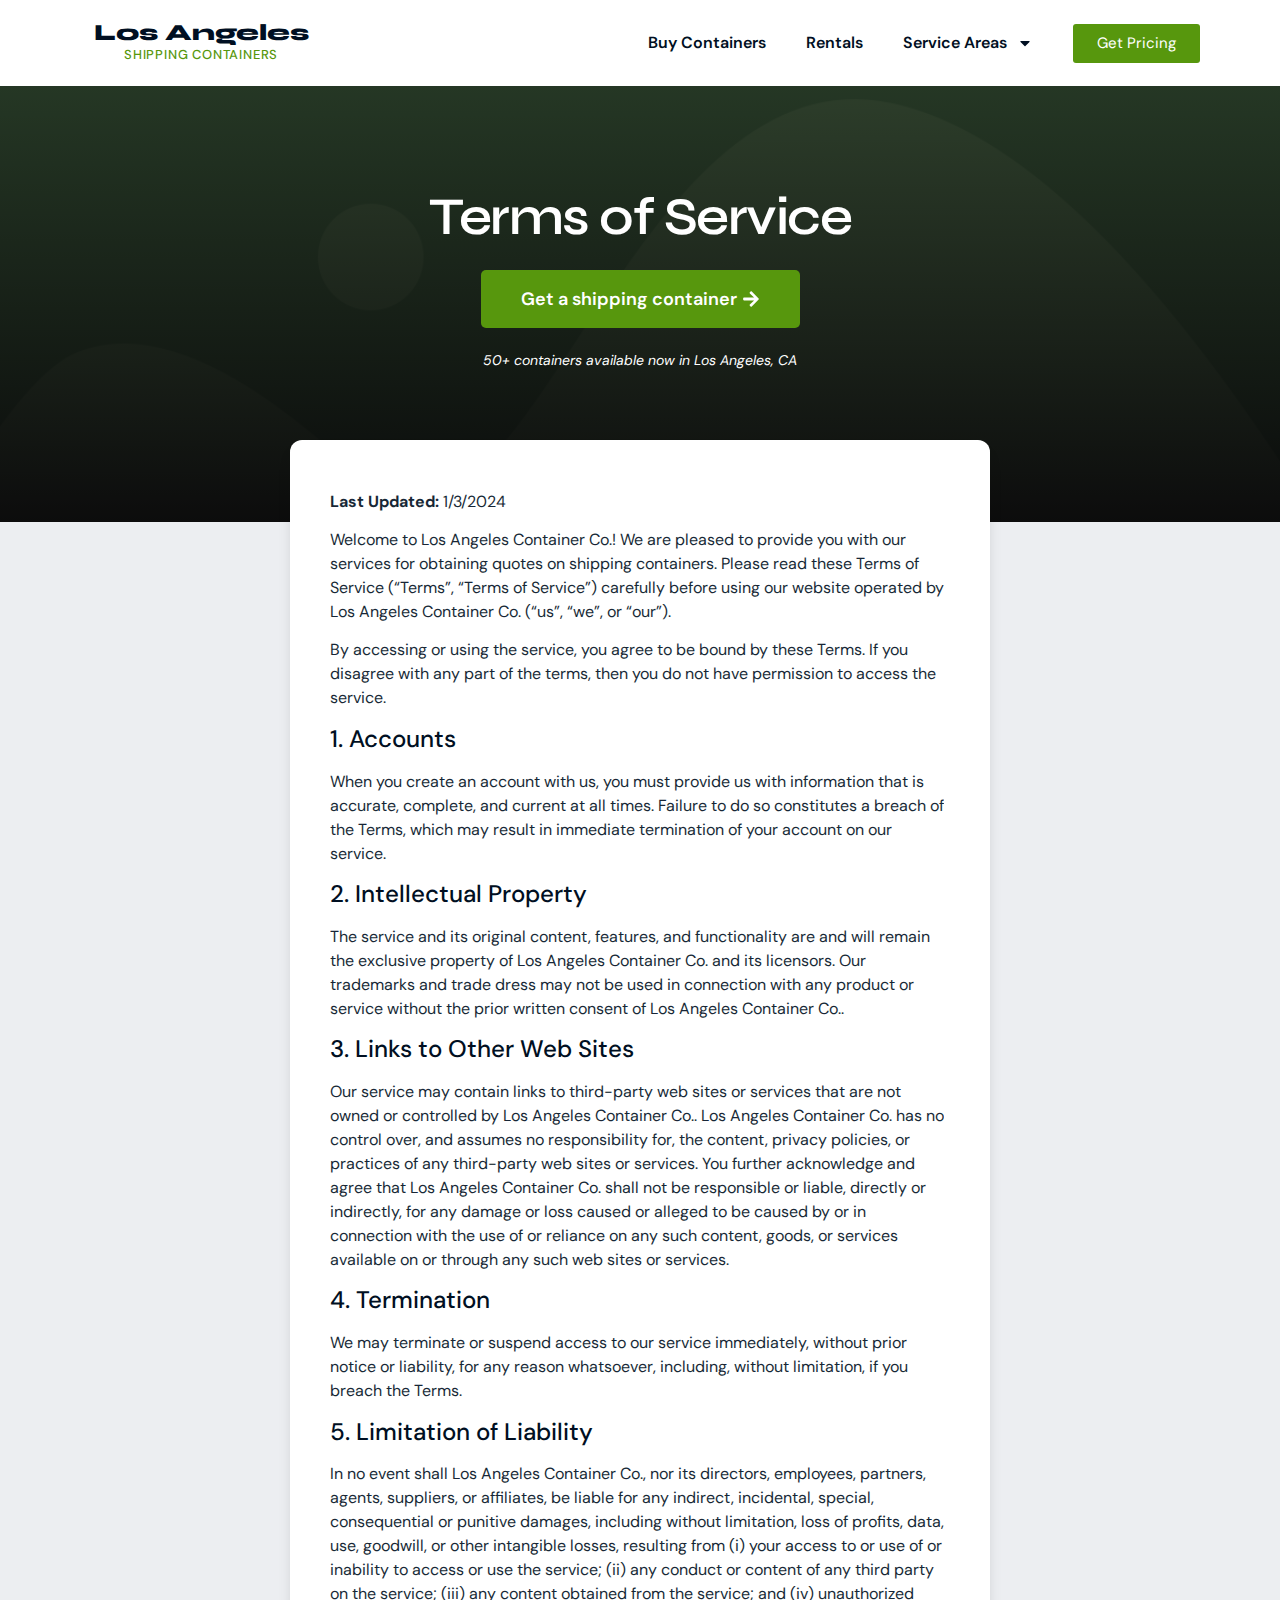
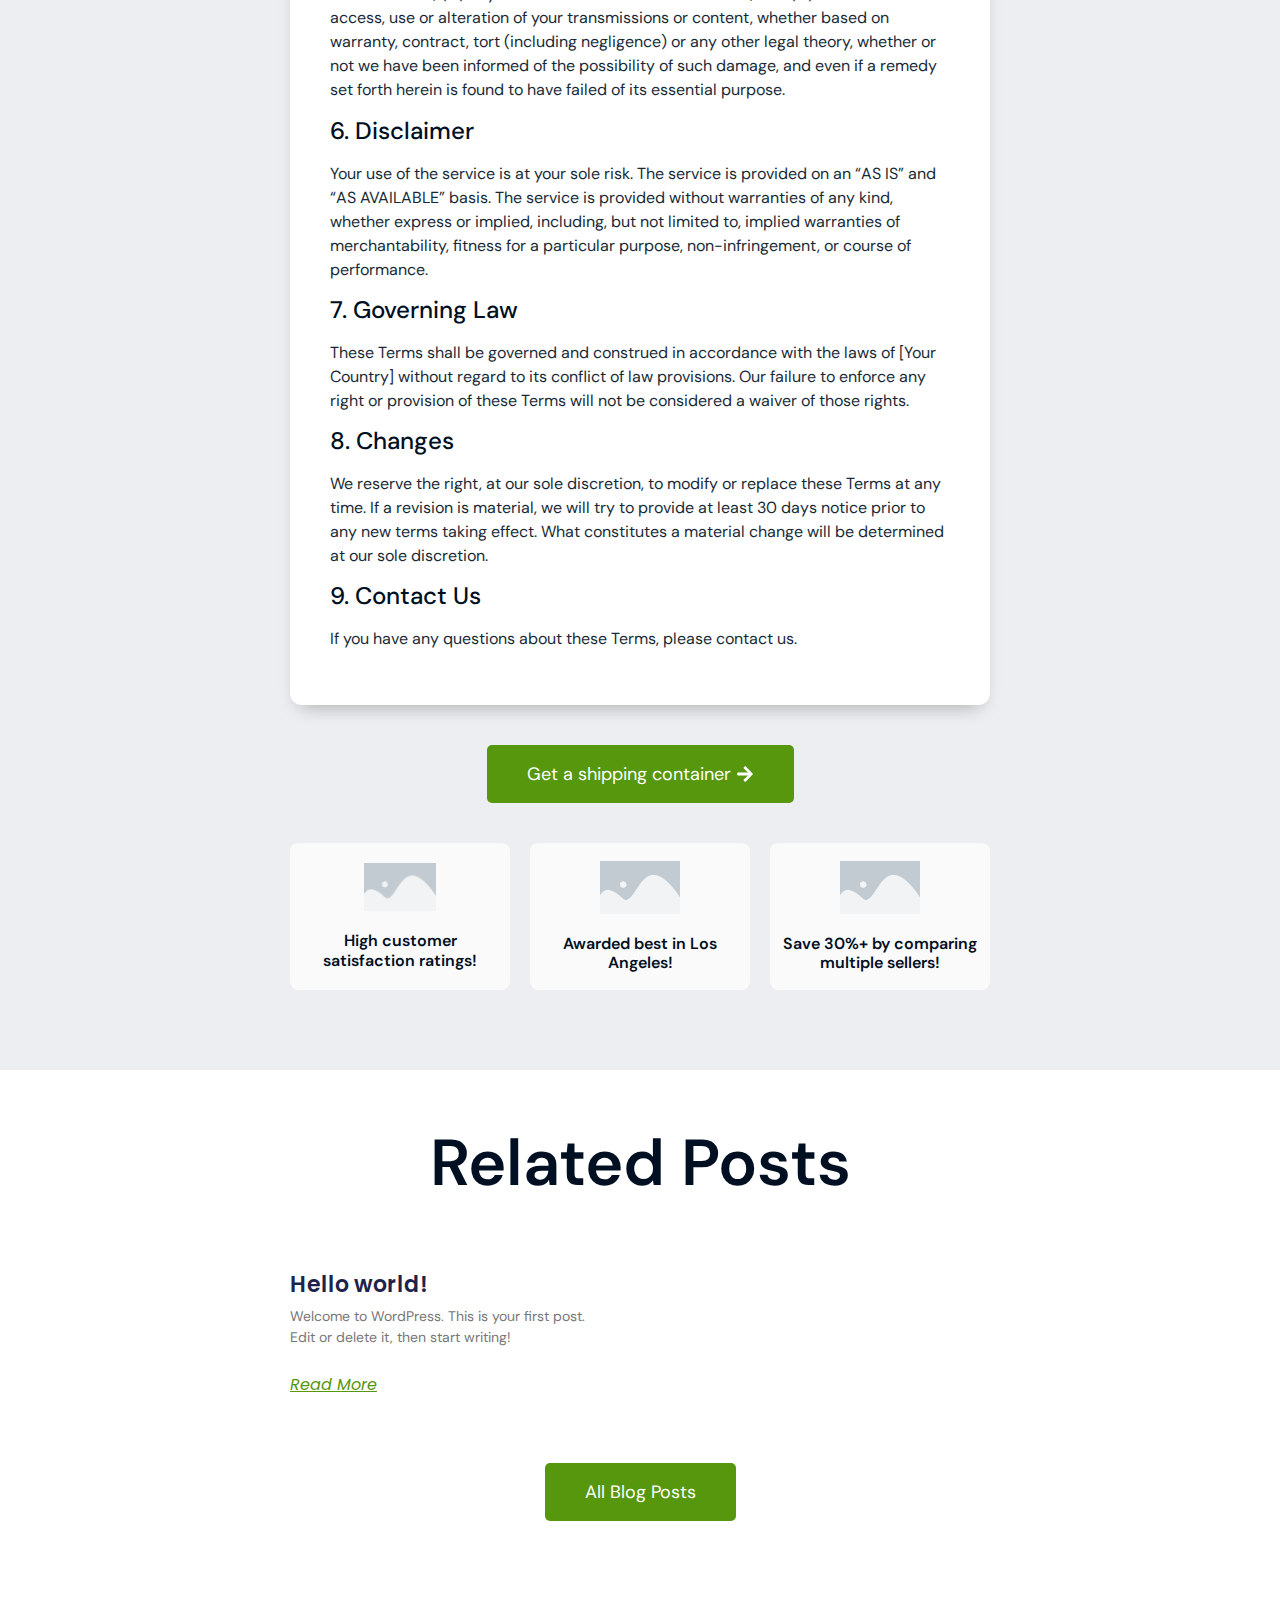
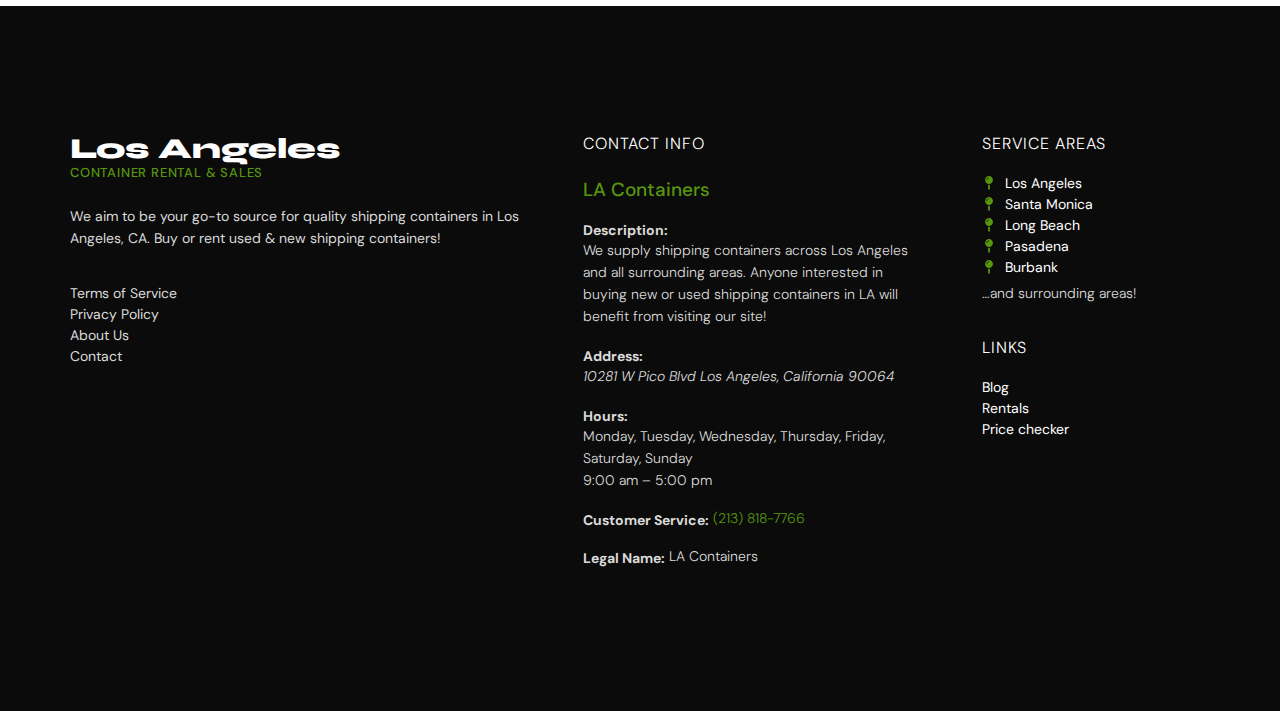
<file: terms-of-service/index.html>
<!DOCTYPE html>
<html lang="en-US" prefix="og: https://ogp.me/ns#">
<head>
	<meta charset="UTF-8">
	<meta name="viewport" content="width=device-width, initial-scale=1">
	<link rel="profile" href="https://gmpg.org/xfn/11">
		<style>img:is([sizes="auto" i], [sizes^="auto," i]) { contain-intrinsic-size: 3000px 1500px }</style>
	
<!-- Search Engine Optimization by Rank Math - https://rankmath.com/ -->
<title>Terms of Service - LA Containers</title>
<meta name="description" content="Last Updated: 1/3/2024">
<meta name="robots" content="follow, index, max-snippet:-1, max-video-preview:-1, max-image-preview:large">
<meta property="og:locale" content="en_US">
<meta property="og:type" content="article">
<meta property="og:title" content="Terms of Service - LA Containers">
<meta property="og:description" content="Last Updated: 1/3/2024">
<meta property="og:site_name" content="LA Containers">
<meta name="twitter:card" content="summary_large_image">
<meta name="twitter:title" content="Terms of Service - LA Containers">
<meta name="twitter:description" content="Last Updated: 1/3/2024">
<meta name="twitter:label1" content="Time to read">
<meta name="twitter:data1" content="2 minutes">
<!-- /Rank Math WordPress SEO plugin -->

<link rel="alternate" type="application/rss+xml" title="LA Containers &raquo; Feed" href="/feed/">
<link rel="alternate" type="application/rss+xml" title="LA Containers &raquo; Comments Feed" href="/comments/feed/">
<script>
window._wpemojiSettings = {"baseUrl":"https:\/\/s.w.org\/images\/core\/emoji\/15.1.0\/72x72\/","ext":".png","svgUrl":"https:\/\/s.w.org\/images\/core\/emoji\/15.1.0\/svg\/","svgExt":".svg","source":{"concatemoji":"\/wp-includes\/js\/wp-emoji-release.min.js?ver=6.8.1"}};
/*! This file is auto-generated */
!function(i,n){var o,s,e;function c(e){try{var t={supportTests:e,timestamp:(new Date).valueOf()};sessionStorage.setItem(o,JSON.stringify(t))}catch(e){}}function p(e,t,n){e.clearRect(0,0,e.canvas.width,e.canvas.height),e.fillText(t,0,0);var t=new Uint32Array(e.getImageData(0,0,e.canvas.width,e.canvas.height).data),r=(e.clearRect(0,0,e.canvas.width,e.canvas.height),e.fillText(n,0,0),new Uint32Array(e.getImageData(0,0,e.canvas.width,e.canvas.height).data));return t.every(function(e,t){return e===r[t]})}function u(e,t,n){switch(t){case"flag":return n(e,"🏳️‍⚧️","🏳️​⚧️")?!1:!n(e,"🇺🇳","🇺​🇳")&&!n(e,"🏴󠁧󠁢󠁥󠁮󠁧󠁿","🏴​󠁧​󠁢​󠁥​󠁮​󠁧​󠁿");case"emoji":return!n(e,"🐦‍🔥","🐦​🔥")}return!1}function f(e,t,n){var r="undefined"!=typeof WorkerGlobalScope&&self instanceof WorkerGlobalScope?new OffscreenCanvas(300,150):i.createElement("canvas"),a=r.getContext("2d",{willReadFrequently:!0}),o=(a.textBaseline="top",a.font="600 32px Arial",{});return e.forEach(function(e){o[e]=t(a,e,n)}),o}function t(e){var t=i.createElement("script");t.src=e,t.defer=!0,i.head.appendChild(t)}"undefined"!=typeof Promise&&(o="wpEmojiSettingsSupports",s=["flag","emoji"],n.supports={everything:!0,everythingExceptFlag:!0},e=new Promise(function(e){i.addEventListener("DOMContentLoaded",e,{once:!0})}),new Promise(function(t){var n=function(){try{var e=JSON.parse(sessionStorage.getItem(o));if("object"==typeof e&&"number"==typeof e.timestamp&&(new Date).valueOf()<e.timestamp+604800&&"object"==typeof e.supportTests)return e.supportTests}catch(e){}return null}();if(!n){if("undefined"!=typeof Worker&&"undefined"!=typeof OffscreenCanvas&&"undefined"!=typeof URL&&URL.createObjectURL&&"undefined"!=typeof Blob)try{var e="postMessage("+f.toString()+"("+[JSON.stringify(s),u.toString(),p.toString()].join(",")+"));",r=new Blob([e],{type:"text/javascript"}),a=new Worker(URL.createObjectURL(r),{name:"wpTestEmojiSupports"});return void(a.onmessage=function(e){c(n=e.data),a.terminate(),t(n)})}catch(e){}c(n=f(s,u,p))}t(n)}).then(function(e){for(var t in e)n.supports[t]=e[t],n.supports.everything=n.supports.everything&&n.supports[t],"flag"!==t&&(n.supports.everythingExceptFlag=n.supports.everythingExceptFlag&&n.supports[t]);n.supports.everythingExceptFlag=n.supports.everythingExceptFlag&&!n.supports.flag,n.DOMReady=!1,n.readyCallback=function(){n.DOMReady=!0}}).then(function(){return e}).then(function(){var e;n.supports.everything||(n.readyCallback(),(e=n.source||{}).concatemoji?t(e.concatemoji):e.wpemoji&&e.twemoji&&(t(e.twemoji),t(e.wpemoji)))}))}((window,document),window._wpemojiSettings);
</script>
<style id="wp-emoji-styles-inline-css">img.wp-smiley, img.emoji {
		display: inline !important;
		border: none !important;
		box-shadow: none !important;
		height: 1em !important;
		width: 1em !important;
		margin: 0 0.07em !important;
		vertical-align: -0.1em !important;
		background: none !important;
		padding: 0 !important;
	}</style>
<link rel="stylesheet" id="wp-block-library-css" href="/wp-includes/css/dist/block-library/style.min.css?ver=6.8.1" media="all">
<style id="global-styles-inline-css">:root{--wp--preset--aspect-ratio--square: 1;--wp--preset--aspect-ratio--4-3: 4/3;--wp--preset--aspect-ratio--3-4: 3/4;--wp--preset--aspect-ratio--3-2: 3/2;--wp--preset--aspect-ratio--2-3: 2/3;--wp--preset--aspect-ratio--16-9: 16/9;--wp--preset--aspect-ratio--9-16: 9/16;--wp--preset--color--black: #000000;--wp--preset--color--cyan-bluish-gray: #abb8c3;--wp--preset--color--white: #ffffff;--wp--preset--color--pale-pink: #f78da7;--wp--preset--color--vivid-red: #cf2e2e;--wp--preset--color--luminous-vivid-orange: #ff6900;--wp--preset--color--luminous-vivid-amber: #fcb900;--wp--preset--color--light-green-cyan: #7bdcb5;--wp--preset--color--vivid-green-cyan: #00d084;--wp--preset--color--pale-cyan-blue: #8ed1fc;--wp--preset--color--vivid-cyan-blue: #0693e3;--wp--preset--color--vivid-purple: #9b51e0;--wp--preset--gradient--vivid-cyan-blue-to-vivid-purple: linear-gradient(135deg,rgba(6,147,227,1) 0%,rgb(155,81,224) 100%);--wp--preset--gradient--light-green-cyan-to-vivid-green-cyan: linear-gradient(135deg,rgb(122,220,180) 0%,rgb(0,208,130) 100%);--wp--preset--gradient--luminous-vivid-amber-to-luminous-vivid-orange: linear-gradient(135deg,rgba(252,185,0,1) 0%,rgba(255,105,0,1) 100%);--wp--preset--gradient--luminous-vivid-orange-to-vivid-red: linear-gradient(135deg,rgba(255,105,0,1) 0%,rgb(207,46,46) 100%);--wp--preset--gradient--very-light-gray-to-cyan-bluish-gray: linear-gradient(135deg,rgb(238,238,238) 0%,rgb(169,184,195) 100%);--wp--preset--gradient--cool-to-warm-spectrum: linear-gradient(135deg,rgb(74,234,220) 0%,rgb(151,120,209) 20%,rgb(207,42,186) 40%,rgb(238,44,130) 60%,rgb(251,105,98) 80%,rgb(254,248,76) 100%);--wp--preset--gradient--blush-light-purple: linear-gradient(135deg,rgb(255,206,236) 0%,rgb(152,150,240) 100%);--wp--preset--gradient--blush-bordeaux: linear-gradient(135deg,rgb(254,205,165) 0%,rgb(254,45,45) 50%,rgb(107,0,62) 100%);--wp--preset--gradient--luminous-dusk: linear-gradient(135deg,rgb(255,203,112) 0%,rgb(199,81,192) 50%,rgb(65,88,208) 100%);--wp--preset--gradient--pale-ocean: linear-gradient(135deg,rgb(255,245,203) 0%,rgb(182,227,212) 50%,rgb(51,167,181) 100%);--wp--preset--gradient--electric-grass: linear-gradient(135deg,rgb(202,248,128) 0%,rgb(113,206,126) 100%);--wp--preset--gradient--midnight: linear-gradient(135deg,rgb(2,3,129) 0%,rgb(40,116,252) 100%);--wp--preset--font-size--small: 13px;--wp--preset--font-size--medium: 20px;--wp--preset--font-size--large: 36px;--wp--preset--font-size--x-large: 42px;--wp--preset--spacing--20: 0.44rem;--wp--preset--spacing--30: 0.67rem;--wp--preset--spacing--40: 1rem;--wp--preset--spacing--50: 1.5rem;--wp--preset--spacing--60: 2.25rem;--wp--preset--spacing--70: 3.38rem;--wp--preset--spacing--80: 5.06rem;--wp--preset--shadow--natural: 6px 6px 9px rgba(0, 0, 0, 0.2);--wp--preset--shadow--deep: 12px 12px 50px rgba(0, 0, 0, 0.4);--wp--preset--shadow--sharp: 6px 6px 0px rgba(0, 0, 0, 0.2);--wp--preset--shadow--outlined: 6px 6px 0px -3px rgba(255, 255, 255, 1), 6px 6px rgba(0, 0, 0, 1);--wp--preset--shadow--crisp: 6px 6px 0px rgba(0, 0, 0, 1);}:root { --wp--style--global--content-size: 800px;--wp--style--global--wide-size: 1200px; }:where(body) { margin: 0; }.wp-site-blocks > .alignleft { float: left; margin-right: 2em; }.wp-site-blocks > .alignright { float: right; margin-left: 2em; }.wp-site-blocks > .aligncenter { justify-content: center; margin-left: auto; margin-right: auto; }:where(.wp-site-blocks) > * { margin-block-start: 24px; margin-block-end: 0; }:where(.wp-site-blocks) > :first-child { margin-block-start: 0; }:where(.wp-site-blocks) > :last-child { margin-block-end: 0; }:root { --wp--style--block-gap: 24px; }:root :where(.is-layout-flow) > :first-child{margin-block-start: 0;}:root :where(.is-layout-flow) > :last-child{margin-block-end: 0;}:root :where(.is-layout-flow) > *{margin-block-start: 24px;margin-block-end: 0;}:root :where(.is-layout-constrained) > :first-child{margin-block-start: 0;}:root :where(.is-layout-constrained) > :last-child{margin-block-end: 0;}:root :where(.is-layout-constrained) > *{margin-block-start: 24px;margin-block-end: 0;}:root :where(.is-layout-flex){gap: 24px;}:root :where(.is-layout-grid){gap: 24px;}.is-layout-flow > .alignleft{float: left;margin-inline-start: 0;margin-inline-end: 2em;}.is-layout-flow > .alignright{float: right;margin-inline-start: 2em;margin-inline-end: 0;}.is-layout-flow > .aligncenter{margin-left: auto !important;margin-right: auto !important;}.is-layout-constrained > .alignleft{float: left;margin-inline-start: 0;margin-inline-end: 2em;}.is-layout-constrained > .alignright{float: right;margin-inline-start: 2em;margin-inline-end: 0;}.is-layout-constrained > .aligncenter{margin-left: auto !important;margin-right: auto !important;}.is-layout-constrained > :where(:not(.alignleft):not(.alignright):not(.alignfull)){max-width: var(--wp--style--global--content-size);margin-left: auto !important;margin-right: auto !important;}.is-layout-constrained > .alignwide{max-width: var(--wp--style--global--wide-size);}body .is-layout-flex{display: flex;}.is-layout-flex{flex-wrap: wrap;align-items: center;}.is-layout-flex > :is(*, div){margin: 0;}body .is-layout-grid{display: grid;}.is-layout-grid > :is(*, div){margin: 0;}body{padding-top: 0px;padding-right: 0px;padding-bottom: 0px;padding-left: 0px;}a:where(:not(.wp-element-button)){text-decoration: underline;}:root :where(.wp-element-button, .wp-block-button__link){background-color: #32373c;border-width: 0;color: #fff;font-family: inherit;font-size: inherit;line-height: inherit;padding: calc(0.667em + 2px) calc(1.333em + 2px);text-decoration: none;}.has-black-color{color: var(--wp--preset--color--black) !important;}.has-cyan-bluish-gray-color{color: var(--wp--preset--color--cyan-bluish-gray) !important;}.has-white-color{color: var(--wp--preset--color--white) !important;}.has-pale-pink-color{color: var(--wp--preset--color--pale-pink) !important;}.has-vivid-red-color{color: var(--wp--preset--color--vivid-red) !important;}.has-luminous-vivid-orange-color{color: var(--wp--preset--color--luminous-vivid-orange) !important;}.has-luminous-vivid-amber-color{color: var(--wp--preset--color--luminous-vivid-amber) !important;}.has-light-green-cyan-color{color: var(--wp--preset--color--light-green-cyan) !important;}.has-vivid-green-cyan-color{color: var(--wp--preset--color--vivid-green-cyan) !important;}.has-pale-cyan-blue-color{color: var(--wp--preset--color--pale-cyan-blue) !important;}.has-vivid-cyan-blue-color{color: var(--wp--preset--color--vivid-cyan-blue) !important;}.has-vivid-purple-color{color: var(--wp--preset--color--vivid-purple) !important;}.has-black-background-color{background-color: var(--wp--preset--color--black) !important;}.has-cyan-bluish-gray-background-color{background-color: var(--wp--preset--color--cyan-bluish-gray) !important;}.has-white-background-color{background-color: var(--wp--preset--color--white) !important;}.has-pale-pink-background-color{background-color: var(--wp--preset--color--pale-pink) !important;}.has-vivid-red-background-color{background-color: var(--wp--preset--color--vivid-red) !important;}.has-luminous-vivid-orange-background-color{background-color: var(--wp--preset--color--luminous-vivid-orange) !important;}.has-luminous-vivid-amber-background-color{background-color: var(--wp--preset--color--luminous-vivid-amber) !important;}.has-light-green-cyan-background-color{background-color: var(--wp--preset--color--light-green-cyan) !important;}.has-vivid-green-cyan-background-color{background-color: var(--wp--preset--color--vivid-green-cyan) !important;}.has-pale-cyan-blue-background-color{background-color: var(--wp--preset--color--pale-cyan-blue) !important;}.has-vivid-cyan-blue-background-color{background-color: var(--wp--preset--color--vivid-cyan-blue) !important;}.has-vivid-purple-background-color{background-color: var(--wp--preset--color--vivid-purple) !important;}.has-black-border-color{border-color: var(--wp--preset--color--black) !important;}.has-cyan-bluish-gray-border-color{border-color: var(--wp--preset--color--cyan-bluish-gray) !important;}.has-white-border-color{border-color: var(--wp--preset--color--white) !important;}.has-pale-pink-border-color{border-color: var(--wp--preset--color--pale-pink) !important;}.has-vivid-red-border-color{border-color: var(--wp--preset--color--vivid-red) !important;}.has-luminous-vivid-orange-border-color{border-color: var(--wp--preset--color--luminous-vivid-orange) !important;}.has-luminous-vivid-amber-border-color{border-color: var(--wp--preset--color--luminous-vivid-amber) !important;}.has-light-green-cyan-border-color{border-color: var(--wp--preset--color--light-green-cyan) !important;}.has-vivid-green-cyan-border-color{border-color: var(--wp--preset--color--vivid-green-cyan) !important;}.has-pale-cyan-blue-border-color{border-color: var(--wp--preset--color--pale-cyan-blue) !important;}.has-vivid-cyan-blue-border-color{border-color: var(--wp--preset--color--vivid-cyan-blue) !important;}.has-vivid-purple-border-color{border-color: var(--wp--preset--color--vivid-purple) !important;}.has-vivid-cyan-blue-to-vivid-purple-gradient-background{background: var(--wp--preset--gradient--vivid-cyan-blue-to-vivid-purple) !important;}.has-light-green-cyan-to-vivid-green-cyan-gradient-background{background: var(--wp--preset--gradient--light-green-cyan-to-vivid-green-cyan) !important;}.has-luminous-vivid-amber-to-luminous-vivid-orange-gradient-background{background: var(--wp--preset--gradient--luminous-vivid-amber-to-luminous-vivid-orange) !important;}.has-luminous-vivid-orange-to-vivid-red-gradient-background{background: var(--wp--preset--gradient--luminous-vivid-orange-to-vivid-red) !important;}.has-very-light-gray-to-cyan-bluish-gray-gradient-background{background: var(--wp--preset--gradient--very-light-gray-to-cyan-bluish-gray) !important;}.has-cool-to-warm-spectrum-gradient-background{background: var(--wp--preset--gradient--cool-to-warm-spectrum) !important;}.has-blush-light-purple-gradient-background{background: var(--wp--preset--gradient--blush-light-purple) !important;}.has-blush-bordeaux-gradient-background{background: var(--wp--preset--gradient--blush-bordeaux) !important;}.has-luminous-dusk-gradient-background{background: var(--wp--preset--gradient--luminous-dusk) !important;}.has-pale-ocean-gradient-background{background: var(--wp--preset--gradient--pale-ocean) !important;}.has-electric-grass-gradient-background{background: var(--wp--preset--gradient--electric-grass) !important;}.has-midnight-gradient-background{background: var(--wp--preset--gradient--midnight) !important;}.has-small-font-size{font-size: var(--wp--preset--font-size--small) !important;}.has-medium-font-size{font-size: var(--wp--preset--font-size--medium) !important;}.has-large-font-size{font-size: var(--wp--preset--font-size--large) !important;}.has-x-large-font-size{font-size: var(--wp--preset--font-size--x-large) !important;}
:root :where(.wp-block-pullquote){font-size: 1.5em;line-height: 1.6;}</style>
<link rel="stylesheet" id="hello-elementor-css" href="/wp-content/themes/hello-elementor/style.min.css?ver=3.3.0" media="all">
<link rel="stylesheet" id="hello-elementor-theme-style-css" href="/wp-content/themes/hello-elementor/theme.min.css?ver=3.3.0" media="all">
<link rel="stylesheet" id="hello-elementor-header-footer-css" href="/wp-content/themes/hello-elementor/header-footer.min.css?ver=3.3.0" media="all">
<link rel="stylesheet" id="elementor-frontend-css" href="/wp-content/plugins/elementor/assets/css/frontend.min.css?ver=3.29.0" media="all">
<link rel="stylesheet" id="elementor-post-202-css" href="/wp-content/uploads/elementor/css/post-202.css?ver=1747763572" media="all">
<link rel="stylesheet" id="widget-heading-css" href="/wp-content/plugins/elementor/assets/css/widget-heading.min.css?ver=3.29.0" media="all">
<link rel="stylesheet" id="e-motion-fx-css" href="/wp-content/plugins/elementor-pro/assets/css/modules/motion-fx.min.css?ver=3.29.0" media="all">
<link rel="stylesheet" id="widget-nav-menu-css" href="/wp-content/plugins/elementor-pro/assets/css/widget-nav-menu.min.css?ver=3.29.0" media="all">
<link rel="stylesheet" id="widget-icon-list-css" href="/wp-content/plugins/elementor/assets/css/widget-icon-list.min.css?ver=3.29.0" media="all">
<link rel="stylesheet" id="widget-image-css" href="/wp-content/plugins/elementor/assets/css/widget-image.min.css?ver=3.29.0" media="all">
<link rel="stylesheet" id="widget-posts-css" href="/wp-content/plugins/elementor-pro/assets/css/widget-posts.min.css?ver=3.29.0" media="all">
<link rel="stylesheet" id="elementor-post-218-css" href="/wp-content/uploads/elementor/css/post-218.css?ver=1747763572" media="all">
<link rel="stylesheet" id="elementor-post-211-css" href="/wp-content/uploads/elementor/css/post-211.css?ver=1747763572" media="all">
<link rel="stylesheet" id="elementor-post-208-css" href="/wp-content/uploads/elementor/css/post-208.css?ver=1747763572" media="all">
<link rel="stylesheet" id="elementor-gf-local-dmsans-css" href="/wp-content/uploads/elementor/google-fonts/css/dmsans.css?ver=1747763571" media="all">
<link rel="stylesheet" id="elementor-gf-local-syne-css" href="/wp-content/uploads/elementor/google-fonts/css/syne.css?ver=1747763571" media="all">
<link rel="stylesheet" id="elementor-gf-local-poppins-css" href="/wp-content/uploads/elementor/google-fonts/css/poppins.css?ver=1747763575" media="all">
<script src="/wp-includes/js/jquery/jquery.min.js?ver=3.7.1" id="jquery-core-js"></script>
<script src="/wp-includes/js/jquery/jquery-migrate.min.js?ver=3.4.1" id="jquery-migrate-js"></script>
<link rel="https://api.w.org/" href="/wp-json/">
<link rel="alternate" title="JSON" type="application/json" href="/wp-json/wp/v2/pages/254">
<link rel="EditURI" type="application/rsd+xml" title="RSD" href="/xmlrpc.php?rsd">
<meta name="generator" content="WordPress 6.8.1">
<link rel="shortlink" href="/?p=254">
<link rel="alternate" title="oEmbed (JSON)" type="application/json+oembed" href="/wp-json/oembed/1.0/embed?url=https%3A%2F%2F%2Fterms-of-service%2F">
<link rel="alternate" title="oEmbed (XML)" type="text/xml+oembed" href="/wp-json/oembed/1.0/embed?url=https%3A%2F%2F%2Fterms-of-service%2F#038;format=xml">
<script async defer src="https://app.visitortracking.com/assets/js/tracer.js"></script>
<script>function init_tracer() { 
   var tracer = new Tracer({  
   websiteId : "c81d522c-b5e9-4eab-986d-80dae88e73f7",  
   async : true, 
   debug : false }); 
 }</script><meta name="generator" content="Elementor 3.29.0; features: e_font_icon_svg, additional_custom_breakpoints, e_local_google_fonts, e_element_cache; settings: css_print_method-external, google_font-enabled, font_display-swap">
			<style>.e-con.e-parent:nth-of-type(n+4):not(.e-lazyloaded):not(.e-no-lazyload),
				.e-con.e-parent:nth-of-type(n+4):not(.e-lazyloaded):not(.e-no-lazyload) * {
					background-image: none !important;
				}
				@media screen and (max-height: 1024px) {
					.e-con.e-parent:nth-of-type(n+3):not(.e-lazyloaded):not(.e-no-lazyload),
					.e-con.e-parent:nth-of-type(n+3):not(.e-lazyloaded):not(.e-no-lazyload) * {
						background-image: none !important;
					}
				}
				@media screen and (max-height: 640px) {
					.e-con.e-parent:nth-of-type(n+2):not(.e-lazyloaded):not(.e-no-lazyload),
					.e-con.e-parent:nth-of-type(n+2):not(.e-lazyloaded):not(.e-no-lazyload) * {
						background-image: none !important;
					}
				}</style>
			<link rel="icon" href="/wp-content/uploads/2025/02/cropped-cropped-shipping-containers-32x32.webp" sizes="32x32">
<link rel="icon" href="/wp-content/uploads/2025/02/cropped-cropped-shipping-containers-192x192.webp" sizes="192x192">
<link rel="apple-touch-icon" href="/wp-content/uploads/2025/02/cropped-cropped-shipping-containers-180x180.webp">
<meta name="msapplication-TileImage" content="/wp-content/uploads/2025/02/cropped-cropped-shipping-containers-270x270.webp">
</head>
<body class="wp-singular page-template-default page page-id-254 wp-custom-logo wp-embed-responsive wp-theme-hello-elementor eio-default theme-default elementor-default elementor-kit-202 elementor-page-208">


<a class="skip-link screen-reader-text" href="#content">Skip to content</a>

		<div data-elementor-type="header" data-elementor-id="218" class="elementor elementor-218 elementor-location-header" data-elementor-post-type="elementor_library">
			<div class="elementor-element elementor-element-1186abfa e-flex e-con-boxed e-con e-parent" data-id="1186abfa" data-element_type="container">
					<div class="e-con-inner">
		<div class="elementor-element elementor-element-196821e2 e-con-full e-flex e-con e-child" data-id="196821e2" data-element_type="container">
				<div class="elementor-element elementor-element-2167f19d elementor-widget elementor-widget-heading" data-id="2167f19d" data-element_type="widget" data-widget_type="heading.default">
				<div class="elementor-widget-container">
					<span class="elementor-heading-title elementor-size-default"><a href="/">Los Angeles</a></span>				</div>
				</div>
				<div class="elementor-element elementor-element-6b9f8bdc elementor-widget elementor-widget-heading" data-id="6b9f8bdc" data-element_type="widget" data-widget_type="heading.default">
				<div class="elementor-widget-container">
					<span class="elementor-heading-title elementor-size-default"><a href="/">Shipping Containers</a></span>				</div>
				</div>
				<div class="elementor-element elementor-element-2d8d8766 elementor-align-justify elementor-mobile-align-justify elementor-widget-mobile__width-inherit elementor-fixed elementor-hidden-desktop elementor-hidden-tablet elementor-widget elementor-widget-button" data-id="2d8d8766" data-element_type="widget" data-settings="{&quot;_position&quot;:&quot;fixed&quot;,&quot;motion_fx_motion_fx_scrolling&quot;:&quot;yes&quot;,&quot;motion_fx_translateY_effect&quot;:&quot;yes&quot;,&quot;motion_fx_translateY_affectedRange&quot;:{&quot;unit&quot;:&quot;%&quot;,&quot;size&quot;:&quot;&quot;,&quot;sizes&quot;:{&quot;start&quot;:0,&quot;end&quot;:50}},&quot;motion_fx_translateY_speed&quot;:{&quot;unit&quot;:&quot;px&quot;,&quot;size&quot;:4,&quot;sizes&quot;:[]},&quot;motion_fx_devices&quot;:[&quot;desktop&quot;,&quot;tablet&quot;,&quot;mobile&quot;]}" data-widget_type="button.default">
				<div class="elementor-widget-container">
									<div class="elementor-button-wrapper">
					<a class="elementor-button elementor-button-link elementor-size-lg" href="/compare-pricing/">
						<span class="elementor-button-content-wrapper">
									<span class="elementor-button-text">Check Local Prices</span>
					</span>
					</a>
				</div>
								</div>
				</div>
				</div>
		<div class="elementor-element elementor-element-6989f3a2 e-con-full elementor-hidden-mobile e-flex e-con e-child" data-id="6989f3a2" data-element_type="container">
				<div class="elementor-element elementor-element-304bda76 elementor-nav-menu__align-end elementor-nav-menu--stretch elementor-nav-menu--dropdown-tablet elementor-nav-menu__text-align-aside elementor-nav-menu--toggle elementor-nav-menu--burger elementor-widget elementor-widget-nav-menu" data-id="304bda76" data-element_type="widget" data-settings="{&quot;full_width&quot;:&quot;stretch&quot;,&quot;layout&quot;:&quot;horizontal&quot;,&quot;submenu_icon&quot;:{&quot;value&quot;:&quot;&lt;svg class=\&quot;e-font-icon-svg e-fas-caret-down\&quot; viewBox=\&quot;0 0 320 512\&quot; xmlns=\&quot;http:\/\/www.w3.org\/2000\/svg\&quot;&gt;&lt;path d=\&quot;M31.3 192h257.3c17.8 0 26.7 21.5 14.1 34.1L174.1 354.8c-7.8 7.8-20.5 7.8-28.3 0L17.2 226.1C4.6 213.5 13.5 192 31.3 192z\&quot;&gt;&lt;\/path&gt;&lt;\/svg&gt;&quot;,&quot;library&quot;:&quot;fa-solid&quot;},&quot;toggle&quot;:&quot;burger&quot;}" data-widget_type="nav-menu.default">
				<div class="elementor-widget-container">
								<nav aria-label="Menu" class="elementor-nav-menu--main elementor-nav-menu__container elementor-nav-menu--layout-horizontal e--pointer-underline e--animation-fade">
				<ul id="menu-1-304bda76" class="elementor-nav-menu">
<li class="menu-item menu-item-type-post_type menu-item-object-page menu-item-261"><a href="/compare-pricing/" class="elementor-item">Buy Containers</a></li>
<li class="menu-item menu-item-type-post_type menu-item-object-page menu-item-255"><a href="/rentals/" class="elementor-item">Rentals</a></li>
<li class="menu-item menu-item-type-custom menu-item-object-custom menu-item-has-children menu-item-256">
<a href="#" class="elementor-item elementor-item-anchor">Service Areas</a>
<ul class="sub-menu elementor-nav-menu--dropdown">
	<li class="menu-item menu-item-type-post_type menu-item-object-page menu-item-260"><a href="/santa-monica/" class="elementor-sub-item">Santa Monica</a></li>
	<li class="menu-item menu-item-type-post_type menu-item-object-page menu-item-257"><a href="/long-beach/" class="elementor-sub-item">Long Beach</a></li>
	<li class="menu-item menu-item-type-post_type menu-item-object-page menu-item-258"><a href="/pasadena/" class="elementor-sub-item">Pasadena</a></li>
	<li class="menu-item menu-item-type-post_type menu-item-object-page menu-item-259"><a href="/burbank/" class="elementor-sub-item">Burbank</a></li>
</ul>
</li>
</ul>			</nav>
					<div class="elementor-menu-toggle" role="button" tabindex="0" aria-label="Menu Toggle" aria-expanded="false">
			<svg aria-hidden="true" role="presentation" class="elementor-menu-toggle__icon--open e-font-icon-svg e-eicon-menu-bar" viewbox="0 0 1000 1000" xmlns="http://www.w3.org/2000/svg"><path d="M104 333H896C929 333 958 304 958 271S929 208 896 208H104C71 208 42 237 42 271S71 333 104 333ZM104 583H896C929 583 958 554 958 521S929 458 896 458H104C71 458 42 487 42 521S71 583 104 583ZM104 833H896C929 833 958 804 958 771S929 708 896 708H104C71 708 42 737 42 771S71 833 104 833Z"></path></svg><svg aria-hidden="true" role="presentation" class="elementor-menu-toggle__icon--close e-font-icon-svg e-eicon-close" viewbox="0 0 1000 1000" xmlns="http://www.w3.org/2000/svg"><path d="M742 167L500 408 258 167C246 154 233 150 217 150 196 150 179 158 167 167 154 179 150 196 150 212 150 229 154 242 171 254L408 500 167 742C138 771 138 800 167 829 196 858 225 858 254 829L496 587 738 829C750 842 767 846 783 846 800 846 817 842 829 829 842 817 846 804 846 783 846 767 842 750 829 737L588 500 833 258C863 229 863 200 833 171 804 137 775 137 742 167Z"></path></svg>		</div>
					<nav class="elementor-nav-menu--dropdown elementor-nav-menu__container" aria-hidden="true">
				<ul id="menu-2-304bda76" class="elementor-nav-menu">
<li class="menu-item menu-item-type-post_type menu-item-object-page menu-item-261"><a href="/compare-pricing/" class="elementor-item" tabindex="-1">Buy Containers</a></li>
<li class="menu-item menu-item-type-post_type menu-item-object-page menu-item-255"><a href="/rentals/" class="elementor-item" tabindex="-1">Rentals</a></li>
<li class="menu-item menu-item-type-custom menu-item-object-custom menu-item-has-children menu-item-256">
<a href="#" class="elementor-item elementor-item-anchor" tabindex="-1">Service Areas</a>
<ul class="sub-menu elementor-nav-menu--dropdown">
	<li class="menu-item menu-item-type-post_type menu-item-object-page menu-item-260"><a href="/santa-monica/" class="elementor-sub-item" tabindex="-1">Santa Monica</a></li>
	<li class="menu-item menu-item-type-post_type menu-item-object-page menu-item-257"><a href="/long-beach/" class="elementor-sub-item" tabindex="-1">Long Beach</a></li>
	<li class="menu-item menu-item-type-post_type menu-item-object-page menu-item-258"><a href="/pasadena/" class="elementor-sub-item" tabindex="-1">Pasadena</a></li>
	<li class="menu-item menu-item-type-post_type menu-item-object-page menu-item-259"><a href="/burbank/" class="elementor-sub-item" tabindex="-1">Burbank</a></li>
</ul>
</li>
</ul>			</nav>
						</div>
				</div>
				<div class="elementor-element elementor-element-323d888d elementor-widget__width-auto elementor-widget elementor-widget-button" data-id="323d888d" data-element_type="widget" data-widget_type="button.default">
				<div class="elementor-widget-container">
									<div class="elementor-button-wrapper">
					<a class="elementor-button elementor-button-link elementor-size-sm" href="/compare-pricing/">
						<span class="elementor-button-content-wrapper">
									<span class="elementor-button-text">Get Pricing</span>
					</span>
					</a>
				</div>
								</div>
				</div>
				</div>
					</div>
				</div>
				</div>
				<div data-elementor-type="single-post" data-elementor-id="208" class="elementor elementor-208 elementor-location-single post-254 page type-page status-publish hentry" data-elementor-post-type="elementor_library">
			<div class="elementor-element elementor-element-ec46465 e-flex e-con-boxed e-con e-parent" data-id="ec46465" data-element_type="container" data-settings="{&quot;background_background&quot;:&quot;classic&quot;}">
					<div class="e-con-inner">
				<div class="elementor-element elementor-element-7d0f6fd0 elementor-widget elementor-widget-theme-post-title elementor-page-title elementor-widget-heading" data-id="7d0f6fd0" data-element_type="widget" data-widget_type="theme-post-title.default">
				<div class="elementor-widget-container">
					<h1 class="elementor-heading-title elementor-size-default">Terms of Service</h1>				</div>
				</div>
				<div class="elementor-element elementor-element-571571be elementor-align-center elementor-widget elementor-widget-button" data-id="571571be" data-element_type="widget" data-widget_type="button.default">
				<div class="elementor-widget-container">
									<div class="elementor-button-wrapper">
					<a class="elementor-button elementor-button-link elementor-size-lg" href="/compare-pricing/">
						<span class="elementor-button-content-wrapper">
						<span class="elementor-button-icon">
				<svg aria-hidden="true" class="e-font-icon-svg e-fas-arrow-right" viewbox="0 0 448 512" xmlns="http://www.w3.org/2000/svg"><path d="M190.5 66.9l22.2-22.2c9.4-9.4 24.6-9.4 33.9 0L441 239c9.4 9.4 9.4 24.6 0 33.9L246.6 467.3c-9.4 9.4-24.6 9.4-33.9 0l-22.2-22.2c-9.5-9.5-9.3-25 .4-34.3L311.4 296H24c-13.3 0-24-10.7-24-24v-32c0-13.3 10.7-24 24-24h287.4L190.9 101.2c-9.8-9.3-10-24.8-.4-34.3z"></path></svg>			</span>
									<span class="elementor-button-text">Get a shipping container</span>
					</span>
					</a>
				</div>
								</div>
				</div>
				<div class="elementor-element elementor-element-6b4b7fcb elementor-widget elementor-widget-heading" data-id="6b4b7fcb" data-element_type="widget" data-widget_type="heading.default">
				<div class="elementor-widget-container">
					<span class="elementor-heading-title elementor-size-default">50+ containers available now in Los Angeles, CA</span>				</div>
				</div>
					</div>
				</div>
		<div class="elementor-element elementor-element-2ad00564 e-flex e-con-boxed e-con e-parent" data-id="2ad00564" data-element_type="container" data-settings="{&quot;background_background&quot;:&quot;classic&quot;}">
					<div class="e-con-inner">
				<div class="elementor-element elementor-element-40addc15 elementor-widget elementor-widget-theme-post-content" data-id="40addc15" data-element_type="widget" data-widget_type="theme-post-content.default">
				<div class="elementor-widget-container">
					
<p><strong>Last Updated:</strong> 1/3/2024</p>



<p>Welcome to Los Angeles Container Co.! We are pleased to provide you with our services for obtaining quotes on shipping containers. Please read these Terms of Service (&#8220;Terms&#8221;, &#8220;Terms of Service&#8221;) carefully before using our website operated by Los Angeles Container Co. (&#8220;us&#8221;, &#8220;we&#8221;, or &#8220;our&#8221;).</p>



<p>By accessing or using the service, you agree to be bound by these Terms. If you disagree with any part of the terms, then you do not have permission to access the service.</p>



<h4 class="wp-block-heading">1. Accounts</h4>



<p>When you create an account with us, you must provide us with information that is accurate, complete, and current at all times. Failure to do so constitutes a breach of the Terms, which may result in immediate termination of your account on our service.</p>



<h4 class="wp-block-heading">2. Intellectual Property</h4>



<p>The service and its original content, features, and functionality are and will remain the exclusive property of Los Angeles Container Co. and its licensors. Our trademarks and trade dress may not be used in connection with any product or service without the prior written consent of Los Angeles Container Co..</p>



<h4 class="wp-block-heading">3. Links to Other Web Sites</h4>



<p>Our service may contain links to third-party web sites or services that are not owned or controlled by Los Angeles Container Co.. Los Angeles Container Co. has no control over, and assumes no responsibility for, the content, privacy policies, or practices of any third-party web sites or services. You further acknowledge and agree that Los Angeles Container Co. shall not be responsible or liable, directly or indirectly, for any damage or loss caused or alleged to be caused by or in connection with the use of or reliance on any such content, goods, or services available on or through any such web sites or services.</p>



<h4 class="wp-block-heading">4. Termination</h4>



<p>We may terminate or suspend access to our service immediately, without prior notice or liability, for any reason whatsoever, including, without limitation, if you breach the Terms.</p>



<h4 class="wp-block-heading">5. Limitation of Liability</h4>



<p>In no event shall Los Angeles Container Co., nor its directors, employees, partners, agents, suppliers, or affiliates, be liable for any indirect, incidental, special, consequential or punitive damages, including without limitation, loss of profits, data, use, goodwill, or other intangible losses, resulting from (i) your access to or use of or inability to access or use the service; (ii) any conduct or content of any third party on the service; (iii) any content obtained from the service; and (iv) unauthorized access, use or alteration of your transmissions or content, whether based on warranty, contract, tort (including negligence) or any other legal theory, whether or not we have been informed of the possibility of such damage, and even if a remedy set forth herein is found to have failed of its essential purpose.</p>



<h4 class="wp-block-heading">6. Disclaimer</h4>



<p>Your use of the service is at your sole risk. The service is provided on an &#8220;AS IS&#8221; and &#8220;AS AVAILABLE&#8221; basis. The service is provided without warranties of any kind, whether express or implied, including, but not limited to, implied warranties of merchantability, fitness for a particular purpose, non-infringement, or course of performance.</p>



<h4 class="wp-block-heading">7. Governing Law</h4>



<p>These Terms shall be governed and construed in accordance with the laws of [Your Country] without regard to its conflict of law provisions. Our failure to enforce any right or provision of these Terms will not be considered a waiver of those rights.</p>



<h4 class="wp-block-heading">8. Changes</h4>



<p>We reserve the right, at our sole discretion, to modify or replace these Terms at any time. If a revision is material, we will try to provide at least 30 days notice prior to any new terms taking effect. What constitutes a material change will be determined at our sole discretion.</p>



<h4 class="wp-block-heading">9. Contact Us</h4>



<p>If you have any questions about these Terms, please contact us.</p>
				</div>
				</div>
				<div class="elementor-element elementor-element-6f35b15d elementor-align-center elementor-widget elementor-widget-button" data-id="6f35b15d" data-element_type="widget" data-widget_type="button.default">
				<div class="elementor-widget-container">
									<div class="elementor-button-wrapper">
					<a class="elementor-button elementor-button-link elementor-size-lg" href="/compare-pricing/">
						<span class="elementor-button-content-wrapper">
						<span class="elementor-button-icon">
				<svg aria-hidden="true" class="e-font-icon-svg e-fas-arrow-right" viewbox="0 0 448 512" xmlns="http://www.w3.org/2000/svg"><path d="M190.5 66.9l22.2-22.2c9.4-9.4 24.6-9.4 33.9 0L441 239c9.4 9.4 9.4 24.6 0 33.9L246.6 467.3c-9.4 9.4-24.6 9.4-33.9 0l-22.2-22.2c-9.5-9.5-9.3-25 .4-34.3L311.4 296H24c-13.3 0-24-10.7-24-24v-32c0-13.3 10.7-24 24-24h287.4L190.9 101.2c-9.8-9.3-10-24.8-.4-34.3z"></path></svg>			</span>
									<span class="elementor-button-text">Get a shipping container</span>
					</span>
					</a>
				</div>
								</div>
				</div>
		<div class="elementor-element elementor-element-60ab640d e-grid e-con-full e-con e-child" data-id="60ab640d" data-element_type="container">
		<div class="elementor-element elementor-element-4b4cca1e e-con-full e-flex e-con e-child" data-id="4b4cca1e" data-element_type="container" data-settings="{&quot;background_background&quot;:&quot;classic&quot;}">
				<div class="elementor-element elementor-element-2909c9d4 elementor-widget elementor-widget-image" data-id="2909c9d4" data-element_type="widget" data-widget_type="image.default">
				<div class="elementor-widget-container">
															<img src="/wp-content/plugins/elementor/assets/images/placeholder.png" title="" alt="" loading="lazy">															</div>
				</div>
				<div class="elementor-element elementor-element-752afe7 elementor-widget elementor-widget-heading" data-id="752afe7" data-element_type="widget" data-widget_type="heading.default">
				<div class="elementor-widget-container">
					<h2 class="elementor-heading-title elementor-size-default">High customer satisfaction ratings!</h2>				</div>
				</div>
				</div>
		<div class="elementor-element elementor-element-1c6a09a4 e-con-full e-flex e-con e-child" data-id="1c6a09a4" data-element_type="container" data-settings="{&quot;background_background&quot;:&quot;classic&quot;}">
				<div class="elementor-element elementor-element-364305c8 elementor-widget elementor-widget-image" data-id="364305c8" data-element_type="widget" data-widget_type="image.default">
				<div class="elementor-widget-container">
															<img src="/wp-content/plugins/elementor/assets/images/placeholder.png" title="" alt="" loading="lazy">															</div>
				</div>
				<div class="elementor-element elementor-element-4acb68a8 elementor-widget elementor-widget-heading" data-id="4acb68a8" data-element_type="widget" data-widget_type="heading.default">
				<div class="elementor-widget-container">
					<h2 class="elementor-heading-title elementor-size-default">Awarded best in Los Angeles!</h2>				</div>
				</div>
				</div>
		<div class="elementor-element elementor-element-706fb422 e-con-full e-flex e-con e-child" data-id="706fb422" data-element_type="container" data-settings="{&quot;background_background&quot;:&quot;classic&quot;}">
				<div class="elementor-element elementor-element-3e86b811 elementor-widget elementor-widget-image" data-id="3e86b811" data-element_type="widget" data-widget_type="image.default">
				<div class="elementor-widget-container">
															<img src="/wp-content/plugins/elementor/assets/images/placeholder.png" title="" alt="" loading="lazy">															</div>
				</div>
				<div class="elementor-element elementor-element-617e5bf6 elementor-widget elementor-widget-heading" data-id="617e5bf6" data-element_type="widget" data-widget_type="heading.default">
				<div class="elementor-widget-container">
					<h2 class="elementor-heading-title elementor-size-default">Save 30%+ by comparing multiple sellers!</h2>				</div>
				</div>
				</div>
				</div>
					</div>
				</div>
		<div class="elementor-element elementor-element-7c585299 e-flex e-con-boxed e-con e-parent" data-id="7c585299" data-element_type="container">
					<div class="e-con-inner">
				<div class="elementor-element elementor-element-62ce9f28 elementor-widget elementor-widget-heading" data-id="62ce9f28" data-element_type="widget" data-widget_type="heading.default">
				<div class="elementor-widget-container">
					<h2 class="elementor-heading-title elementor-size-default">Related Posts</h2>				</div>
				</div>
				<div class="elementor-element elementor-element-2716c4cd elementor-posts__hover-none elementor-grid-2 elementor-grid-tablet-2 elementor-grid-mobile-1 elementor-posts--thumbnail-top elementor-widget elementor-widget-posts" data-id="2716c4cd" data-element_type="widget" data-settings="{&quot;cards_row_gap&quot;:{&quot;unit&quot;:&quot;px&quot;,&quot;size&quot;:80,&quot;sizes&quot;:[]},&quot;cards_row_gap_tablet&quot;:{&quot;unit&quot;:&quot;px&quot;,&quot;size&quot;:71,&quot;sizes&quot;:[]},&quot;cards_row_gap_mobile&quot;:{&quot;unit&quot;:&quot;px&quot;,&quot;size&quot;:30,&quot;sizes&quot;:[]},&quot;cards_columns&quot;:&quot;2&quot;,&quot;cards_columns_tablet&quot;:&quot;2&quot;,&quot;cards_columns_mobile&quot;:&quot;1&quot;}" data-widget_type="posts.cards">
				<div class="elementor-widget-container">
							<div class="elementor-posts-container elementor-posts elementor-posts--skin-cards elementor-grid">
				<article class="elementor-post elementor-grid-item post-1 post type-post status-publish format-standard hentry category-uncategorized">
			<div class="elementor-post__card">
				<div class="elementor-post__text">
				<h4 class="elementor-post__title">
			<a href="/hello-world/">
				Hello world!			</a>
		</h4>
				<div class="elementor-post__excerpt">
			<p>Welcome to WordPress. This is your first post. Edit or delete it, then start writing!</p>
		</div>
		
		<a class="elementor-post__read-more" href="/hello-world/" aria-label="Read more about Hello world!" tabindex="-1">
			Read More		</a>

				</div>
					</div>
		</article>
				</div>
		
						</div>
				</div>
				<div class="elementor-element elementor-element-630cf6f6 elementor-align-center elementor-widget elementor-widget-button" data-id="630cf6f6" data-element_type="widget" data-widget_type="button.default">
				<div class="elementor-widget-container">
									<div class="elementor-button-wrapper">
					<a class="elementor-button elementor-button-link elementor-size-lg" href="/blog-posts/">
						<span class="elementor-button-content-wrapper">
									<span class="elementor-button-text">All Blog Posts</span>
					</span>
					</a>
				</div>
								</div>
				</div>
					</div>
				</div>
				</div>
				<div data-elementor-type="footer" data-elementor-id="211" class="elementor elementor-211 elementor-location-footer" data-elementor-post-type="elementor_library">
			<div class="elementor-element elementor-element-3b30d687 e-flex e-con-boxed e-con e-parent" data-id="3b30d687" data-element_type="container" data-settings="{&quot;background_background&quot;:&quot;classic&quot;}">
					<div class="e-con-inner">
		<div class="elementor-element elementor-element-256a42a6 e-con-full e-flex e-con e-child" data-id="256a42a6" data-element_type="container">
				<div class="elementor-element elementor-element-3476d258 elementor-widget elementor-widget-heading" data-id="3476d258" data-element_type="widget" data-widget_type="heading.default">
				<div class="elementor-widget-container">
					<span class="elementor-heading-title elementor-size-default"><a href="/">Los Angeles</a></span>				</div>
				</div>
				<div class="elementor-element elementor-element-3b5abae0 elementor-widget elementor-widget-heading" data-id="3b5abae0" data-element_type="widget" data-widget_type="heading.default">
				<div class="elementor-widget-container">
					<span class="elementor-heading-title elementor-size-default"><a href="/">Container rental &amp; sales</a></span>				</div>
				</div>
				<div class="elementor-element elementor-element-7f396f34 elementor-widget elementor-widget-text-editor" data-id="7f396f34" data-element_type="widget" data-widget_type="text-editor.default">
				<div class="elementor-widget-container">
									<p>We aim to be&nbsp;your go-to source for quality shipping containers in Los Angeles, CA. Buy or rent used &amp; new shipping containers!</p>								</div>
				</div>
				<div class="elementor-element elementor-element-319951de elementor-icon-list--layout-traditional elementor-list-item-link-full_width elementor-widget elementor-widget-icon-list" data-id="319951de" data-element_type="widget" data-widget_type="icon-list.default">
				<div class="elementor-widget-container">
							<ul class="elementor-icon-list-items">
							<li class="elementor-icon-list-item">
											<a href="/terms-of-service/">

											<span class="elementor-icon-list-text">Terms of Service</span>
											</a>
									</li>
								<li class="elementor-icon-list-item">
											<a href="/privacy-policy/">

											<span class="elementor-icon-list-text">Privacy Policy</span>
											</a>
									</li>
								<li class="elementor-icon-list-item">
											<a href="/about-us/">

											<span class="elementor-icon-list-text">About Us</span>
											</a>
									</li>
								<li class="elementor-icon-list-item">
											<a href="/contact-us/">

											<span class="elementor-icon-list-text">Contact</span>
											</a>
									</li>
						</ul>
						</div>
				</div>
				</div>
		<div class="elementor-element elementor-element-6b8c68b6 e-con-full e-flex e-con e-child" data-id="6b8c68b6" data-element_type="container">
				<div class="elementor-element elementor-element-45ff9509 elementor-widget elementor-widget-heading" data-id="45ff9509" data-element_type="widget" data-widget_type="heading.default">
				<div class="elementor-widget-container">
					<h4 class="elementor-heading-title elementor-size-default">Contact info</h4>				</div>
				</div>
				<div class="elementor-element elementor-element-25e82c7d elementor-widget elementor-widget-text-editor" data-id="25e82c7d" data-element_type="widget" data-widget_type="text-editor.default">
				<div class="elementor-widget-container">
									<div class="rank-math-contact-info show-name show-organization_description show-email show-address show-hours show-phone show-additional_info show-map">
<div class="rank-math-contact-section rank-math-contact-name">		<h4 class="rank-math-name">
			<a href="https://losangelescontainers.com/">LA Containers</a>
		</h4>
		</div>
<div class="rank-math-contact-section rank-math-contact-organization_description">		<div class="rank-math-organization-description">
			<label>Description:</label>
			<p>We supply shipping containers across Los Angeles and all surrounding areas. Anyone interested in buying new or used shipping containers in LA will benefit from visiting our site!</p>
		</div>
		</div>
<div class="rank-math-contact-section rank-math-contact-email"></div>
<div class="rank-math-contact-section rank-math-contact-address">		<label>Address:</label>
		<address>
<span class="contact-address-streetAddress">10281 W Pico Blvd</span> <span class="contact-address-addressLocality">Los Angeles</span>, <span class="contact-address-addressRegion">California</span> <span class="contact-address-postalCode">90064</span>
</address>
		</div>
<div class="rank-math-contact-section rank-math-contact-hours">		<label>Hours:</label>
		<div class="rank-math-contact-hours-details">
			<div class="rank-math-opening-hours">
<span class="rank-math-opening-days">Monday, Tuesday, Wednesday, Thursday, Friday, Saturday, Sunday</span><span class="rank-math-opening-time">9:00 am &ndash; 5:00 pm</span>
</div>		</div>
		</div>
<div class="rank-math-contact-section rank-math-contact-phone">			<div class="rank-math-phone-number type-customersupport">
				<label>Customer Service:</label>
				<span><a href="tel://(213) 818-7766">(213) 818-7766</a></span>
			</div>
			</div>
<div class="rank-math-contact-section rank-math-contact-additional_info">			<div class="rank-math-organization-additional-details">
				<label>Legal Name:</label>
				<span>LA Containers</span>
			</div>
			</div>
<div class="rank-math-contact-section rank-math-contact-map"></div>
</div>
<div class="clear"></div>								</div>
				</div>
				</div>
		<div class="elementor-element elementor-element-34d324d8 e-con-full e-flex e-con e-child" data-id="34d324d8" data-element_type="container">
				<div class="elementor-element elementor-element-2577b5e elementor-widget elementor-widget-heading" data-id="2577b5e" data-element_type="widget" data-widget_type="heading.default">
				<div class="elementor-widget-container">
					<h4 class="elementor-heading-title elementor-size-default">Service areas</h4>				</div>
				</div>
				<div class="elementor-element elementor-element-75cd8962 elementor-icon-list--layout-traditional elementor-list-item-link-full_width elementor-widget elementor-widget-icon-list" data-id="75cd8962" data-element_type="widget" data-widget_type="icon-list.default">
				<div class="elementor-widget-container">
							<ul class="elementor-icon-list-items">
							<li class="elementor-icon-list-item">
											<a href="/">

												<span class="elementor-icon-list-icon">
							<svg aria-hidden="true" class="e-font-icon-svg e-fas-map-pin" viewbox="0 0 288 512" xmlns="http://www.w3.org/2000/svg"><path d="M112 316.94v156.69l22.02 33.02c4.75 7.12 15.22 7.12 19.97 0L176 473.63V316.94c-10.39 1.92-21.06 3.06-32 3.06s-21.61-1.14-32-3.06zM144 0C64.47 0 0 64.47 0 144s64.47 144 144 144 144-64.47 144-144S223.53 0 144 0zm0 76c-37.5 0-68 30.5-68 68 0 6.62-5.38 12-12 12s-12-5.38-12-12c0-50.73 41.28-92 92-92 6.62 0 12 5.38 12 12s-5.38 12-12 12z"></path></svg>						</span>
										<span class="elementor-icon-list-text">Los Angeles</span>
											</a>
									</li>
								<li class="elementor-icon-list-item">
											<a href="/santa-monica/">

												<span class="elementor-icon-list-icon">
							<svg aria-hidden="true" class="e-font-icon-svg e-fas-map-pin" viewbox="0 0 288 512" xmlns="http://www.w3.org/2000/svg"><path d="M112 316.94v156.69l22.02 33.02c4.75 7.12 15.22 7.12 19.97 0L176 473.63V316.94c-10.39 1.92-21.06 3.06-32 3.06s-21.61-1.14-32-3.06zM144 0C64.47 0 0 64.47 0 144s64.47 144 144 144 144-64.47 144-144S223.53 0 144 0zm0 76c-37.5 0-68 30.5-68 68 0 6.62-5.38 12-12 12s-12-5.38-12-12c0-50.73 41.28-92 92-92 6.62 0 12 5.38 12 12s-5.38 12-12 12z"></path></svg>						</span>
										<span class="elementor-icon-list-text">Santa Monica</span>
											</a>
									</li>
								<li class="elementor-icon-list-item">
											<a href="/long-beach/">

												<span class="elementor-icon-list-icon">
							<svg aria-hidden="true" class="e-font-icon-svg e-fas-map-pin" viewbox="0 0 288 512" xmlns="http://www.w3.org/2000/svg"><path d="M112 316.94v156.69l22.02 33.02c4.75 7.12 15.22 7.12 19.97 0L176 473.63V316.94c-10.39 1.92-21.06 3.06-32 3.06s-21.61-1.14-32-3.06zM144 0C64.47 0 0 64.47 0 144s64.47 144 144 144 144-64.47 144-144S223.53 0 144 0zm0 76c-37.5 0-68 30.5-68 68 0 6.62-5.38 12-12 12s-12-5.38-12-12c0-50.73 41.28-92 92-92 6.62 0 12 5.38 12 12s-5.38 12-12 12z"></path></svg>						</span>
										<span class="elementor-icon-list-text">Long Beach</span>
											</a>
									</li>
								<li class="elementor-icon-list-item">
											<a href="/pasadena/">

												<span class="elementor-icon-list-icon">
							<svg aria-hidden="true" class="e-font-icon-svg e-fas-map-pin" viewbox="0 0 288 512" xmlns="http://www.w3.org/2000/svg"><path d="M112 316.94v156.69l22.02 33.02c4.75 7.12 15.22 7.12 19.97 0L176 473.63V316.94c-10.39 1.92-21.06 3.06-32 3.06s-21.61-1.14-32-3.06zM144 0C64.47 0 0 64.47 0 144s64.47 144 144 144 144-64.47 144-144S223.53 0 144 0zm0 76c-37.5 0-68 30.5-68 68 0 6.62-5.38 12-12 12s-12-5.38-12-12c0-50.73 41.28-92 92-92 6.62 0 12 5.38 12 12s-5.38 12-12 12z"></path></svg>						</span>
										<span class="elementor-icon-list-text">Pasadena</span>
											</a>
									</li>
								<li class="elementor-icon-list-item">
											<a href="/burbank/">

												<span class="elementor-icon-list-icon">
							<svg aria-hidden="true" class="e-font-icon-svg e-fas-map-pin" viewbox="0 0 288 512" xmlns="http://www.w3.org/2000/svg"><path d="M112 316.94v156.69l22.02 33.02c4.75 7.12 15.22 7.12 19.97 0L176 473.63V316.94c-10.39 1.92-21.06 3.06-32 3.06s-21.61-1.14-32-3.06zM144 0C64.47 0 0 64.47 0 144s64.47 144 144 144 144-64.47 144-144S223.53 0 144 0zm0 76c-37.5 0-68 30.5-68 68 0 6.62-5.38 12-12 12s-12-5.38-12-12c0-50.73 41.28-92 92-92 6.62 0 12 5.38 12 12s-5.38 12-12 12z"></path></svg>						</span>
										<span class="elementor-icon-list-text">Burbank</span>
											</a>
									</li>
						</ul>
						</div>
				</div>
				<div class="elementor-element elementor-element-4e676178 elementor-widget elementor-widget-text-editor" data-id="4e676178" data-element_type="widget" data-widget_type="text-editor.default">
				<div class="elementor-widget-container">
									<p>&#8230;and surrounding areas!</p>								</div>
				</div>
				<div class="elementor-element elementor-element-2a20ec98 elementor-widget elementor-widget-heading" data-id="2a20ec98" data-element_type="widget" data-widget_type="heading.default">
				<div class="elementor-widget-container">
					<h4 class="elementor-heading-title elementor-size-default">Links</h4>				</div>
				</div>
				<div class="elementor-element elementor-element-56d39044 elementor-icon-list--layout-traditional elementor-list-item-link-full_width elementor-widget elementor-widget-icon-list" data-id="56d39044" data-element_type="widget" data-widget_type="icon-list.default">
				<div class="elementor-widget-container">
							<ul class="elementor-icon-list-items">
							<li class="elementor-icon-list-item">
											<a href="/blog-posts/">

											<span class="elementor-icon-list-text">Blog</span>
											</a>
									</li>
								<li class="elementor-icon-list-item">
											<a href="/rentals/">

											<span class="elementor-icon-list-text">Rentals</span>
											</a>
									</li>
								<li class="elementor-icon-list-item">
											<a href="/compare-pricing/">

											<span class="elementor-icon-list-text">Price checker</span>
											</a>
									</li>
						</ul>
						</div>
				</div>
				</div>
					</div>
				</div>
				</div>
		
<script type="speculationrules">{"prefetch":[{"source":"document","where":{"and":[{"href_matches":"\/*"},{"not":{"href_matches":["\/wp-*.php","\/wp-admin\/*","\/wp-content\/uploads\/*","\/wp-content\/*","\/wp-content\/plugins\/*","\/wp-content\/themes\/hello-elementor\/*","\/*\\?(.+)"]}},{"not":{"selector_matches":"a[rel~=\"nofollow\"]"}},{"not":{"selector_matches":".no-prefetch, .no-prefetch a"}}]},"eagerness":"conservative"}]}</script>
        <span class="ssp-id" style="display:none">254</span>
					<script>const lazyloadRunObserver = () => {
					const lazyloadBackgrounds = document.querySelectorAll( `.e-con.e-parent:not(.e-lazyloaded)` );
					const lazyloadBackgroundObserver = new IntersectionObserver( ( entries ) => {
						entries.forEach( ( entry ) => {
							if ( entry.isIntersecting ) {
								let lazyloadBackground = entry.target;
								if( lazyloadBackground ) {
									lazyloadBackground.classList.add( 'e-lazyloaded' );
								}
								lazyloadBackgroundObserver.unobserve( entry.target );
							}
						});
					}, { rootMargin: '200px 0px 200px 0px' } );
					lazyloadBackgrounds.forEach( ( lazyloadBackground ) => {
						lazyloadBackgroundObserver.observe( lazyloadBackground );
					} );
				};
				const events = [
					'DOMContentLoaded',
					'elementor/lazyload/observe',
				];
				events.forEach( ( event ) => {
					document.addEventListener( event, lazyloadRunObserver );
				} );</script>
			<link rel="stylesheet" id="rank-math-contact-info-css" href="/wp-content/plugins/seo-by-rank-math/assets/front/css/rank-math-contact-info.css?ver=1.0.244" media="all">
<script src="/wp-content/themes/hello-elementor/assets/js/hello-frontend.min.js?ver=3.3.0" id="hello-theme-frontend-js"></script>
<script src="/wp-content/plugins/elementor/assets/js/webpack.runtime.min.js?ver=3.29.0" id="elementor-webpack-runtime-js"></script>
<script src="/wp-content/plugins/elementor/assets/js/frontend-modules.min.js?ver=3.29.0" id="elementor-frontend-modules-js"></script>
<script src="/wp-includes/js/jquery/ui/core.min.js?ver=1.13.3" id="jquery-ui-core-js"></script>
<script id="elementor-frontend-js-before">var elementorFrontendConfig = {"environmentMode":{"edit":false,"wpPreview":false,"isScriptDebug":false},"i18n":{"shareOnFacebook":"Share on Facebook","shareOnTwitter":"Share on Twitter","pinIt":"Pin it","download":"Download","downloadImage":"Download image","fullscreen":"Fullscreen","zoom":"Zoom","share":"Share","playVideo":"Play Video","previous":"Previous","next":"Next","close":"Close","a11yCarouselPrevSlideMessage":"Previous slide","a11yCarouselNextSlideMessage":"Next slide","a11yCarouselFirstSlideMessage":"This is the first slide","a11yCarouselLastSlideMessage":"This is the last slide","a11yCarouselPaginationBulletMessage":"Go to slide"},"is_rtl":false,"breakpoints":{"xs":0,"sm":480,"md":768,"lg":1025,"xl":1440,"xxl":1600},"responsive":{"breakpoints":{"mobile":{"label":"Mobile Portrait","value":767,"default_value":767,"direction":"max","is_enabled":true},"mobile_extra":{"label":"Mobile Landscape","value":880,"default_value":880,"direction":"max","is_enabled":false},"tablet":{"label":"Tablet Portrait","value":1024,"default_value":1024,"direction":"max","is_enabled":true},"tablet_extra":{"label":"Tablet Landscape","value":1200,"default_value":1200,"direction":"max","is_enabled":false},"laptop":{"label":"Laptop","value":1366,"default_value":1366,"direction":"max","is_enabled":false},"widescreen":{"label":"Widescreen","value":2400,"default_value":2400,"direction":"min","is_enabled":false}},"hasCustomBreakpoints":false},"version":"3.29.0","is_static":false,"experimentalFeatures":{"e_font_icon_svg":true,"additional_custom_breakpoints":true,"container":true,"e_local_google_fonts":true,"theme_builder_v2":true,"hello-theme-header-footer":true,"nested-elements":true,"editor_v2":true,"e_element_cache":true,"home_screen":true,"launchpad-checklist":true,"cloud-library":true,"e_opt_in_v4_page":true},"urls":{"assets":"\/wp-content\/plugins\/elementor\/assets\/","ajaxurl":"\/wp-admin\/admin-ajax.php","uploadUrl":"\/wp-content\/uploads"},"nonces":{"floatingButtonsClickTracking":"6db9f61312"},"swiperClass":"swiper","settings":{"page":[],"editorPreferences":[]},"kit":{"active_breakpoints":["viewport_mobile","viewport_tablet"],"global_image_lightbox":"yes","lightbox_enable_counter":"yes","lightbox_enable_fullscreen":"yes","lightbox_enable_zoom":"yes","lightbox_enable_share":"yes","lightbox_title_src":"title","lightbox_description_src":"description","hello_header_logo_type":"logo","hello_header_menu_layout":"horizontal","hello_footer_logo_type":"logo"},"post":{"id":254,"title":"Terms%20of%20Service%20-%20LA%20Containers","excerpt":"","featuredImage":false}};</script>
<script src="/wp-content/plugins/elementor/assets/js/frontend.min.js?ver=3.29.0" id="elementor-frontend-js"></script>
<script src="/wp-content/plugins/elementor-pro/assets/lib/smartmenus/jquery.smartmenus.min.js?ver=1.2.1" id="smartmenus-js"></script>
<script src="/wp-includes/js/imagesloaded.min.js?ver=5.0.0" id="imagesloaded-js"></script>
<script src="/wp-content/plugins/elementor-pro/assets/js/webpack-pro.runtime.min.js?ver=3.29.0" id="elementor-pro-webpack-runtime-js"></script>
<script src="/wp-includes/js/dist/hooks.min.js?ver=4d63a3d491d11ffd8ac6" id="wp-hooks-js"></script>
<script src="/wp-includes/js/dist/i18n.min.js?ver=5e580eb46a90c2b997e6" id="wp-i18n-js"></script>
<script id="wp-i18n-js-after">
wp.i18n.setLocaleData( { 'text directionltr': [ 'ltr' ] } );
</script>
<script id="elementor-pro-frontend-js-before">var ElementorProFrontendConfig = {"ajaxurl":"\/wp-admin\/admin-ajax.php","nonce":"8cee0fb7e0","urls":{"assets":"\/wp-content\/plugins\/elementor-pro\/assets\/","rest":"\/wp-json\/"},"settings":{"lazy_load_background_images":true},"popup":{"hasPopUps":false},"shareButtonsNetworks":{"facebook":{"title":"Facebook","has_counter":true},"twitter":{"title":"Twitter"},"linkedin":{"title":"LinkedIn","has_counter":true},"pinterest":{"title":"Pinterest","has_counter":true},"reddit":{"title":"Reddit","has_counter":true},"vk":{"title":"VK","has_counter":true},"odnoklassniki":{"title":"OK","has_counter":true},"tumblr":{"title":"Tumblr"},"digg":{"title":"Digg"},"skype":{"title":"Skype"},"stumbleupon":{"title":"StumbleUpon","has_counter":true},"mix":{"title":"Mix"},"telegram":{"title":"Telegram"},"pocket":{"title":"Pocket","has_counter":true},"xing":{"title":"XING","has_counter":true},"whatsapp":{"title":"WhatsApp"},"email":{"title":"Email"},"print":{"title":"Print"},"x-twitter":{"title":"X"},"threads":{"title":"Threads"}},"facebook_sdk":{"lang":"en_US","app_id":""},"lottie":{"defaultAnimationUrl":"\/wp-content\/plugins\/elementor-pro\/modules\/lottie\/assets\/animations\/default.json"}};</script>
<script src="/wp-content/plugins/elementor-pro/assets/js/frontend.min.js?ver=3.29.0" id="elementor-pro-frontend-js"></script>
<script src="/wp-content/plugins/elementor-pro/assets/js/elements-handlers.min.js?ver=3.29.0" id="pro-elements-handlers-js"></script>

</body>
</html>
</file>
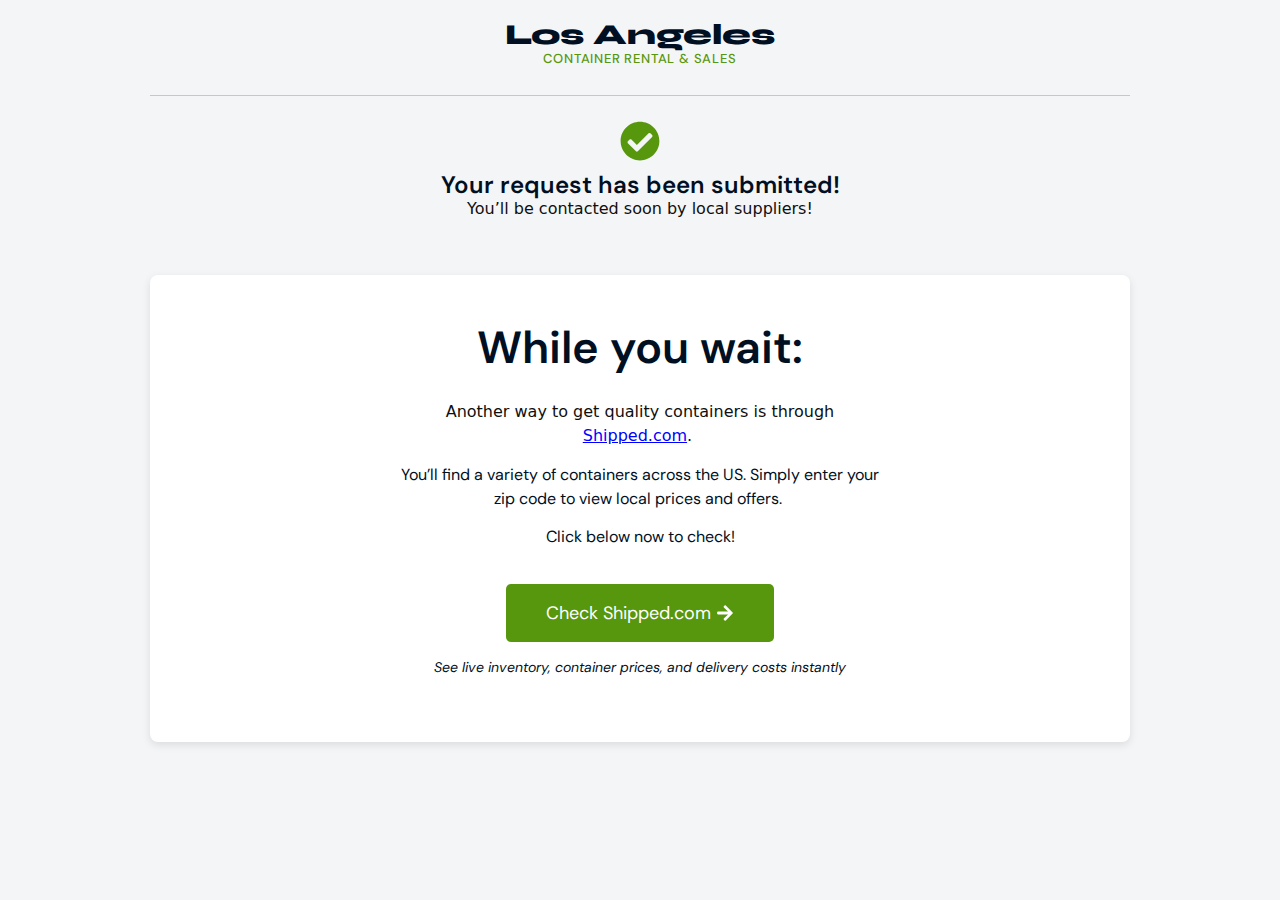
<file: thank-you/index.html>
<!DOCTYPE html>
<html lang="en-US" prefix="og: https://ogp.me/ns#">
<head>
	<meta charset="UTF-8">
			<style>img:is([sizes="auto" i], [sizes^="auto," i]) { contain-intrinsic-size: 3000px 1500px }</style>
	
<!-- Search Engine Optimization by Rank Math - https://rankmath.com/ -->
<title>Thank You - LA Containers</title>
<meta name="description" content="You&#039;ll be contacted soon by local suppliers!">
<meta name="robots" content="follow, index, max-snippet:-1, max-video-preview:-1, max-image-preview:large">
<meta property="og:locale" content="en_US">
<meta property="og:type" content="article">
<meta property="og:title" content="Thank You - LA Containers">
<meta property="og:description" content="You&#039;ll be contacted soon by local suppliers!">
<meta property="og:site_name" content="LA Containers">
<meta property="og:updated_time" content="2025-02-07T00:39:05+00:00">
<meta name="twitter:card" content="summary_large_image">
<meta name="twitter:title" content="Thank You - LA Containers">
<meta name="twitter:description" content="You&#039;ll be contacted soon by local suppliers!">
<meta name="twitter:label1" content="Time to read">
<meta name="twitter:data1" content="Less than a minute">
<!-- /Rank Math WordPress SEO plugin -->

<link rel="alternate" type="application/rss+xml" title="LA Containers &raquo; Feed" href="/feed/">
<link rel="alternate" type="application/rss+xml" title="LA Containers &raquo; Comments Feed" href="/comments/feed/">
<script>
window._wpemojiSettings = {"baseUrl":"https:\/\/s.w.org\/images\/core\/emoji\/15.1.0\/72x72\/","ext":".png","svgUrl":"https:\/\/s.w.org\/images\/core\/emoji\/15.1.0\/svg\/","svgExt":".svg","source":{"concatemoji":"\/wp-includes\/js\/wp-emoji-release.min.js?ver=6.8.1"}};
/*! This file is auto-generated */
!function(i,n){var o,s,e;function c(e){try{var t={supportTests:e,timestamp:(new Date).valueOf()};sessionStorage.setItem(o,JSON.stringify(t))}catch(e){}}function p(e,t,n){e.clearRect(0,0,e.canvas.width,e.canvas.height),e.fillText(t,0,0);var t=new Uint32Array(e.getImageData(0,0,e.canvas.width,e.canvas.height).data),r=(e.clearRect(0,0,e.canvas.width,e.canvas.height),e.fillText(n,0,0),new Uint32Array(e.getImageData(0,0,e.canvas.width,e.canvas.height).data));return t.every(function(e,t){return e===r[t]})}function u(e,t,n){switch(t){case"flag":return n(e,"🏳️‍⚧️","🏳️​⚧️")?!1:!n(e,"🇺🇳","🇺​🇳")&&!n(e,"🏴󠁧󠁢󠁥󠁮󠁧󠁿","🏴​󠁧​󠁢​󠁥​󠁮​󠁧​󠁿");case"emoji":return!n(e,"🐦‍🔥","🐦​🔥")}return!1}function f(e,t,n){var r="undefined"!=typeof WorkerGlobalScope&&self instanceof WorkerGlobalScope?new OffscreenCanvas(300,150):i.createElement("canvas"),a=r.getContext("2d",{willReadFrequently:!0}),o=(a.textBaseline="top",a.font="600 32px Arial",{});return e.forEach(function(e){o[e]=t(a,e,n)}),o}function t(e){var t=i.createElement("script");t.src=e,t.defer=!0,i.head.appendChild(t)}"undefined"!=typeof Promise&&(o="wpEmojiSettingsSupports",s=["flag","emoji"],n.supports={everything:!0,everythingExceptFlag:!0},e=new Promise(function(e){i.addEventListener("DOMContentLoaded",e,{once:!0})}),new Promise(function(t){var n=function(){try{var e=JSON.parse(sessionStorage.getItem(o));if("object"==typeof e&&"number"==typeof e.timestamp&&(new Date).valueOf()<e.timestamp+604800&&"object"==typeof e.supportTests)return e.supportTests}catch(e){}return null}();if(!n){if("undefined"!=typeof Worker&&"undefined"!=typeof OffscreenCanvas&&"undefined"!=typeof URL&&URL.createObjectURL&&"undefined"!=typeof Blob)try{var e="postMessage("+f.toString()+"("+[JSON.stringify(s),u.toString(),p.toString()].join(",")+"));",r=new Blob([e],{type:"text/javascript"}),a=new Worker(URL.createObjectURL(r),{name:"wpTestEmojiSupports"});return void(a.onmessage=function(e){c(n=e.data),a.terminate(),t(n)})}catch(e){}c(n=f(s,u,p))}t(n)}).then(function(e){for(var t in e)n.supports[t]=e[t],n.supports.everything=n.supports.everything&&n.supports[t],"flag"!==t&&(n.supports.everythingExceptFlag=n.supports.everythingExceptFlag&&n.supports[t]);n.supports.everythingExceptFlag=n.supports.everythingExceptFlag&&!n.supports.flag,n.DOMReady=!1,n.readyCallback=function(){n.DOMReady=!0}}).then(function(){return e}).then(function(){var e;n.supports.everything||(n.readyCallback(),(e=n.source||{}).concatemoji?t(e.concatemoji):e.wpemoji&&e.twemoji&&(t(e.twemoji),t(e.wpemoji)))}))}((window,document),window._wpemojiSettings);
</script>
<style id="wp-emoji-styles-inline-css">img.wp-smiley, img.emoji {
		display: inline !important;
		border: none !important;
		box-shadow: none !important;
		height: 1em !important;
		width: 1em !important;
		margin: 0 0.07em !important;
		vertical-align: -0.1em !important;
		background: none !important;
		padding: 0 !important;
	}</style>
<style id="global-styles-inline-css">:root{--wp--preset--aspect-ratio--square: 1;--wp--preset--aspect-ratio--4-3: 4/3;--wp--preset--aspect-ratio--3-4: 3/4;--wp--preset--aspect-ratio--3-2: 3/2;--wp--preset--aspect-ratio--2-3: 2/3;--wp--preset--aspect-ratio--16-9: 16/9;--wp--preset--aspect-ratio--9-16: 9/16;--wp--preset--color--black: #000000;--wp--preset--color--cyan-bluish-gray: #abb8c3;--wp--preset--color--white: #ffffff;--wp--preset--color--pale-pink: #f78da7;--wp--preset--color--vivid-red: #cf2e2e;--wp--preset--color--luminous-vivid-orange: #ff6900;--wp--preset--color--luminous-vivid-amber: #fcb900;--wp--preset--color--light-green-cyan: #7bdcb5;--wp--preset--color--vivid-green-cyan: #00d084;--wp--preset--color--pale-cyan-blue: #8ed1fc;--wp--preset--color--vivid-cyan-blue: #0693e3;--wp--preset--color--vivid-purple: #9b51e0;--wp--preset--gradient--vivid-cyan-blue-to-vivid-purple: linear-gradient(135deg,rgba(6,147,227,1) 0%,rgb(155,81,224) 100%);--wp--preset--gradient--light-green-cyan-to-vivid-green-cyan: linear-gradient(135deg,rgb(122,220,180) 0%,rgb(0,208,130) 100%);--wp--preset--gradient--luminous-vivid-amber-to-luminous-vivid-orange: linear-gradient(135deg,rgba(252,185,0,1) 0%,rgba(255,105,0,1) 100%);--wp--preset--gradient--luminous-vivid-orange-to-vivid-red: linear-gradient(135deg,rgba(255,105,0,1) 0%,rgb(207,46,46) 100%);--wp--preset--gradient--very-light-gray-to-cyan-bluish-gray: linear-gradient(135deg,rgb(238,238,238) 0%,rgb(169,184,195) 100%);--wp--preset--gradient--cool-to-warm-spectrum: linear-gradient(135deg,rgb(74,234,220) 0%,rgb(151,120,209) 20%,rgb(207,42,186) 40%,rgb(238,44,130) 60%,rgb(251,105,98) 80%,rgb(254,248,76) 100%);--wp--preset--gradient--blush-light-purple: linear-gradient(135deg,rgb(255,206,236) 0%,rgb(152,150,240) 100%);--wp--preset--gradient--blush-bordeaux: linear-gradient(135deg,rgb(254,205,165) 0%,rgb(254,45,45) 50%,rgb(107,0,62) 100%);--wp--preset--gradient--luminous-dusk: linear-gradient(135deg,rgb(255,203,112) 0%,rgb(199,81,192) 50%,rgb(65,88,208) 100%);--wp--preset--gradient--pale-ocean: linear-gradient(135deg,rgb(255,245,203) 0%,rgb(182,227,212) 50%,rgb(51,167,181) 100%);--wp--preset--gradient--electric-grass: linear-gradient(135deg,rgb(202,248,128) 0%,rgb(113,206,126) 100%);--wp--preset--gradient--midnight: linear-gradient(135deg,rgb(2,3,129) 0%,rgb(40,116,252) 100%);--wp--preset--font-size--small: 13px;--wp--preset--font-size--medium: 20px;--wp--preset--font-size--large: 36px;--wp--preset--font-size--x-large: 42px;--wp--preset--spacing--20: 0.44rem;--wp--preset--spacing--30: 0.67rem;--wp--preset--spacing--40: 1rem;--wp--preset--spacing--50: 1.5rem;--wp--preset--spacing--60: 2.25rem;--wp--preset--spacing--70: 3.38rem;--wp--preset--spacing--80: 5.06rem;--wp--preset--shadow--natural: 6px 6px 9px rgba(0, 0, 0, 0.2);--wp--preset--shadow--deep: 12px 12px 50px rgba(0, 0, 0, 0.4);--wp--preset--shadow--sharp: 6px 6px 0px rgba(0, 0, 0, 0.2);--wp--preset--shadow--outlined: 6px 6px 0px -3px rgba(255, 255, 255, 1), 6px 6px rgba(0, 0, 0, 1);--wp--preset--shadow--crisp: 6px 6px 0px rgba(0, 0, 0, 1);}:root { --wp--style--global--content-size: 800px;--wp--style--global--wide-size: 1200px; }:where(body) { margin: 0; }.wp-site-blocks > .alignleft { float: left; margin-right: 2em; }.wp-site-blocks > .alignright { float: right; margin-left: 2em; }.wp-site-blocks > .aligncenter { justify-content: center; margin-left: auto; margin-right: auto; }:where(.wp-site-blocks) > * { margin-block-start: 24px; margin-block-end: 0; }:where(.wp-site-blocks) > :first-child { margin-block-start: 0; }:where(.wp-site-blocks) > :last-child { margin-block-end: 0; }:root { --wp--style--block-gap: 24px; }:root :where(.is-layout-flow) > :first-child{margin-block-start: 0;}:root :where(.is-layout-flow) > :last-child{margin-block-end: 0;}:root :where(.is-layout-flow) > *{margin-block-start: 24px;margin-block-end: 0;}:root :where(.is-layout-constrained) > :first-child{margin-block-start: 0;}:root :where(.is-layout-constrained) > :last-child{margin-block-end: 0;}:root :where(.is-layout-constrained) > *{margin-block-start: 24px;margin-block-end: 0;}:root :where(.is-layout-flex){gap: 24px;}:root :where(.is-layout-grid){gap: 24px;}.is-layout-flow > .alignleft{float: left;margin-inline-start: 0;margin-inline-end: 2em;}.is-layout-flow > .alignright{float: right;margin-inline-start: 2em;margin-inline-end: 0;}.is-layout-flow > .aligncenter{margin-left: auto !important;margin-right: auto !important;}.is-layout-constrained > .alignleft{float: left;margin-inline-start: 0;margin-inline-end: 2em;}.is-layout-constrained > .alignright{float: right;margin-inline-start: 2em;margin-inline-end: 0;}.is-layout-constrained > .aligncenter{margin-left: auto !important;margin-right: auto !important;}.is-layout-constrained > :where(:not(.alignleft):not(.alignright):not(.alignfull)){max-width: var(--wp--style--global--content-size);margin-left: auto !important;margin-right: auto !important;}.is-layout-constrained > .alignwide{max-width: var(--wp--style--global--wide-size);}body .is-layout-flex{display: flex;}.is-layout-flex{flex-wrap: wrap;align-items: center;}.is-layout-flex > :is(*, div){margin: 0;}body .is-layout-grid{display: grid;}.is-layout-grid > :is(*, div){margin: 0;}body{padding-top: 0px;padding-right: 0px;padding-bottom: 0px;padding-left: 0px;}a:where(:not(.wp-element-button)){text-decoration: underline;}:root :where(.wp-element-button, .wp-block-button__link){background-color: #32373c;border-width: 0;color: #fff;font-family: inherit;font-size: inherit;line-height: inherit;padding: calc(0.667em + 2px) calc(1.333em + 2px);text-decoration: none;}.has-black-color{color: var(--wp--preset--color--black) !important;}.has-cyan-bluish-gray-color{color: var(--wp--preset--color--cyan-bluish-gray) !important;}.has-white-color{color: var(--wp--preset--color--white) !important;}.has-pale-pink-color{color: var(--wp--preset--color--pale-pink) !important;}.has-vivid-red-color{color: var(--wp--preset--color--vivid-red) !important;}.has-luminous-vivid-orange-color{color: var(--wp--preset--color--luminous-vivid-orange) !important;}.has-luminous-vivid-amber-color{color: var(--wp--preset--color--luminous-vivid-amber) !important;}.has-light-green-cyan-color{color: var(--wp--preset--color--light-green-cyan) !important;}.has-vivid-green-cyan-color{color: var(--wp--preset--color--vivid-green-cyan) !important;}.has-pale-cyan-blue-color{color: var(--wp--preset--color--pale-cyan-blue) !important;}.has-vivid-cyan-blue-color{color: var(--wp--preset--color--vivid-cyan-blue) !important;}.has-vivid-purple-color{color: var(--wp--preset--color--vivid-purple) !important;}.has-black-background-color{background-color: var(--wp--preset--color--black) !important;}.has-cyan-bluish-gray-background-color{background-color: var(--wp--preset--color--cyan-bluish-gray) !important;}.has-white-background-color{background-color: var(--wp--preset--color--white) !important;}.has-pale-pink-background-color{background-color: var(--wp--preset--color--pale-pink) !important;}.has-vivid-red-background-color{background-color: var(--wp--preset--color--vivid-red) !important;}.has-luminous-vivid-orange-background-color{background-color: var(--wp--preset--color--luminous-vivid-orange) !important;}.has-luminous-vivid-amber-background-color{background-color: var(--wp--preset--color--luminous-vivid-amber) !important;}.has-light-green-cyan-background-color{background-color: var(--wp--preset--color--light-green-cyan) !important;}.has-vivid-green-cyan-background-color{background-color: var(--wp--preset--color--vivid-green-cyan) !important;}.has-pale-cyan-blue-background-color{background-color: var(--wp--preset--color--pale-cyan-blue) !important;}.has-vivid-cyan-blue-background-color{background-color: var(--wp--preset--color--vivid-cyan-blue) !important;}.has-vivid-purple-background-color{background-color: var(--wp--preset--color--vivid-purple) !important;}.has-black-border-color{border-color: var(--wp--preset--color--black) !important;}.has-cyan-bluish-gray-border-color{border-color: var(--wp--preset--color--cyan-bluish-gray) !important;}.has-white-border-color{border-color: var(--wp--preset--color--white) !important;}.has-pale-pink-border-color{border-color: var(--wp--preset--color--pale-pink) !important;}.has-vivid-red-border-color{border-color: var(--wp--preset--color--vivid-red) !important;}.has-luminous-vivid-orange-border-color{border-color: var(--wp--preset--color--luminous-vivid-orange) !important;}.has-luminous-vivid-amber-border-color{border-color: var(--wp--preset--color--luminous-vivid-amber) !important;}.has-light-green-cyan-border-color{border-color: var(--wp--preset--color--light-green-cyan) !important;}.has-vivid-green-cyan-border-color{border-color: var(--wp--preset--color--vivid-green-cyan) !important;}.has-pale-cyan-blue-border-color{border-color: var(--wp--preset--color--pale-cyan-blue) !important;}.has-vivid-cyan-blue-border-color{border-color: var(--wp--preset--color--vivid-cyan-blue) !important;}.has-vivid-purple-border-color{border-color: var(--wp--preset--color--vivid-purple) !important;}.has-vivid-cyan-blue-to-vivid-purple-gradient-background{background: var(--wp--preset--gradient--vivid-cyan-blue-to-vivid-purple) !important;}.has-light-green-cyan-to-vivid-green-cyan-gradient-background{background: var(--wp--preset--gradient--light-green-cyan-to-vivid-green-cyan) !important;}.has-luminous-vivid-amber-to-luminous-vivid-orange-gradient-background{background: var(--wp--preset--gradient--luminous-vivid-amber-to-luminous-vivid-orange) !important;}.has-luminous-vivid-orange-to-vivid-red-gradient-background{background: var(--wp--preset--gradient--luminous-vivid-orange-to-vivid-red) !important;}.has-very-light-gray-to-cyan-bluish-gray-gradient-background{background: var(--wp--preset--gradient--very-light-gray-to-cyan-bluish-gray) !important;}.has-cool-to-warm-spectrum-gradient-background{background: var(--wp--preset--gradient--cool-to-warm-spectrum) !important;}.has-blush-light-purple-gradient-background{background: var(--wp--preset--gradient--blush-light-purple) !important;}.has-blush-bordeaux-gradient-background{background: var(--wp--preset--gradient--blush-bordeaux) !important;}.has-luminous-dusk-gradient-background{background: var(--wp--preset--gradient--luminous-dusk) !important;}.has-pale-ocean-gradient-background{background: var(--wp--preset--gradient--pale-ocean) !important;}.has-electric-grass-gradient-background{background: var(--wp--preset--gradient--electric-grass) !important;}.has-midnight-gradient-background{background: var(--wp--preset--gradient--midnight) !important;}.has-small-font-size{font-size: var(--wp--preset--font-size--small) !important;}.has-medium-font-size{font-size: var(--wp--preset--font-size--medium) !important;}.has-large-font-size{font-size: var(--wp--preset--font-size--large) !important;}.has-x-large-font-size{font-size: var(--wp--preset--font-size--x-large) !important;}
:root :where(.wp-block-pullquote){font-size: 1.5em;line-height: 1.6;}</style>
<link rel="stylesheet" id="hello-elementor-css" href="/wp-content/themes/hello-elementor/style.min.css?ver=3.3.0" media="all">
<link rel="stylesheet" id="hello-elementor-theme-style-css" href="/wp-content/themes/hello-elementor/theme.min.css?ver=3.3.0" media="all">
<link rel="stylesheet" id="hello-elementor-header-footer-css" href="/wp-content/themes/hello-elementor/header-footer.min.css?ver=3.3.0" media="all">
<link rel="stylesheet" id="elementor-frontend-css" href="/wp-content/plugins/elementor/assets/css/frontend.min.css?ver=3.29.0" media="all">
<link rel="stylesheet" id="elementor-post-202-css" href="/wp-content/uploads/elementor/css/post-202.css?ver=1747763572" media="all">
<link rel="stylesheet" id="widget-heading-css" href="/wp-content/plugins/elementor/assets/css/widget-heading.min.css?ver=3.29.0" media="all">
<link rel="stylesheet" id="widget-divider-css" href="/wp-content/plugins/elementor/assets/css/widget-divider.min.css?ver=3.29.0" media="all">
<link rel="stylesheet" id="elementor-post-223-css" href="/wp-content/uploads/elementor/css/post-223.css?ver=1747763796" media="all">
<link rel="stylesheet" id="elementor-gf-local-dmsans-css" href="/wp-content/uploads/elementor/google-fonts/css/dmsans.css?ver=1747763571" media="all">
<link rel="stylesheet" id="elementor-gf-local-syne-css" href="/wp-content/uploads/elementor/google-fonts/css/syne.css?ver=1747763571" media="all">
<script src="/wp-includes/js/jquery/jquery.min.js?ver=3.7.1" id="jquery-core-js"></script>
<script src="/wp-includes/js/jquery/jquery-migrate.min.js?ver=3.4.1" id="jquery-migrate-js"></script>
<link rel="https://api.w.org/" href="/wp-json/">
<link rel="alternate" title="JSON" type="application/json" href="/wp-json/wp/v2/pages/223">
<link rel="EditURI" type="application/rsd+xml" title="RSD" href="/xmlrpc.php?rsd">
<meta name="generator" content="WordPress 6.8.1">
<link rel="shortlink" href="/?p=223">
<link rel="alternate" title="oEmbed (JSON)" type="application/json+oembed" href="/wp-json/oembed/1.0/embed?url=https%3A%2F%2F%2Fthank-you%2F">
<link rel="alternate" title="oEmbed (XML)" type="text/xml+oembed" href="/wp-json/oembed/1.0/embed?url=https%3A%2F%2F%2Fthank-you%2F#038;format=xml">
<script async defer src="https://app.visitortracking.com/assets/js/tracer.js"></script>
<script>function init_tracer() { 
   var tracer = new Tracer({  
   websiteId : "c81d522c-b5e9-4eab-986d-80dae88e73f7",  
   async : true, 
   debug : false }); 
 }</script><meta name="generator" content="Elementor 3.29.0; features: e_font_icon_svg, additional_custom_breakpoints, e_local_google_fonts, e_element_cache; settings: css_print_method-external, google_font-enabled, font_display-swap">
			<style>.e-con.e-parent:nth-of-type(n+4):not(.e-lazyloaded):not(.e-no-lazyload),
				.e-con.e-parent:nth-of-type(n+4):not(.e-lazyloaded):not(.e-no-lazyload) * {
					background-image: none !important;
				}
				@media screen and (max-height: 1024px) {
					.e-con.e-parent:nth-of-type(n+3):not(.e-lazyloaded):not(.e-no-lazyload),
					.e-con.e-parent:nth-of-type(n+3):not(.e-lazyloaded):not(.e-no-lazyload) * {
						background-image: none !important;
					}
				}
				@media screen and (max-height: 640px) {
					.e-con.e-parent:nth-of-type(n+2):not(.e-lazyloaded):not(.e-no-lazyload),
					.e-con.e-parent:nth-of-type(n+2):not(.e-lazyloaded):not(.e-no-lazyload) * {
						background-image: none !important;
					}
				}</style>
			<link rel="icon" href="/wp-content/uploads/2025/02/cropped-cropped-shipping-containers-32x32.webp" sizes="32x32">
<link rel="icon" href="/wp-content/uploads/2025/02/cropped-cropped-shipping-containers-192x192.webp" sizes="192x192">
<link rel="apple-touch-icon" href="/wp-content/uploads/2025/02/cropped-cropped-shipping-containers-180x180.webp">
<meta name="msapplication-TileImage" content="/wp-content/uploads/2025/02/cropped-cropped-shipping-containers-270x270.webp">
	<meta name="viewport" content="width=device-width, initial-scale=1.0, viewport-fit=cover">
</head>
<body class="wp-singular page-template page-template-elementor_canvas page page-id-223 wp-custom-logo wp-embed-responsive wp-theme-hello-elementor eio-default theme-default elementor-default elementor-template-canvas elementor-kit-202 elementor-page elementor-page-223">
			<div data-elementor-type="wp-page" data-elementor-id="223" class="elementor elementor-223" data-elementor-post-type="page">
				<div class="elementor-element elementor-element-3788f75b e-flex e-con-boxed e-con e-parent" data-id="3788f75b" data-element_type="container" data-settings="{&quot;background_background&quot;:&quot;classic&quot;}">
					<div class="e-con-inner">
		<div class="elementor-element elementor-element-dd54cf2 e-flex e-con-boxed e-con e-child" data-id="dd54cf2" data-element_type="container">
					<div class="e-con-inner">
		<div class="elementor-element elementor-element-a6fadb5 e-con-full e-flex e-con e-child" data-id="a6fadb5" data-element_type="container">
				<div class="elementor-element elementor-element-6629f12a elementor-widget elementor-widget-heading" data-id="6629f12a" data-element_type="widget" data-widget_type="heading.default">
				<div class="elementor-widget-container">
					<span class="elementor-heading-title elementor-size-default"><a href="/">Los Angeles</a></span>				</div>
				</div>
				<div class="elementor-element elementor-element-3eac6a9f elementor-widget elementor-widget-heading" data-id="3eac6a9f" data-element_type="widget" data-widget_type="heading.default">
				<div class="elementor-widget-container">
					<span class="elementor-heading-title elementor-size-default"><a href="/">Container rental &amp; sales</a></span>				</div>
				</div>
				<div class="elementor-element elementor-element-26d9a604 elementor-widget-divider--view-line elementor-widget elementor-widget-divider" data-id="26d9a604" data-element_type="widget" data-widget_type="divider.default">
				<div class="elementor-widget-container">
							<div class="elementor-divider">
			<span class="elementor-divider-separator">
						</span>
		</div>
						</div>
				</div>
				<div class="elementor-element elementor-element-1124515f elementor-view-default elementor-widget elementor-widget-icon" data-id="1124515f" data-element_type="widget" data-widget_type="icon.default">
				<div class="elementor-widget-container">
							<div class="elementor-icon-wrapper">
			<div class="elementor-icon">
			<svg aria-hidden="true" class="e-font-icon-svg e-fas-check-circle" viewbox="0 0 512 512" xmlns="http://www.w3.org/2000/svg"><path d="M504 256c0 136.967-111.033 248-248 248S8 392.967 8 256 119.033 8 256 8s248 111.033 248 248zM227.314 387.314l184-184c6.248-6.248 6.248-16.379 0-22.627l-22.627-22.627c-6.248-6.249-16.379-6.249-22.628 0L216 308.118l-70.059-70.059c-6.248-6.248-16.379-6.248-22.628 0l-22.627 22.627c-6.248 6.248-6.248 16.379 0 22.627l104 104c6.249 6.249 16.379 6.249 22.628.001z"></path></svg>			</div>
		</div>
						</div>
				</div>
				<div class="elementor-element elementor-element-3b01673e elementor-widget elementor-widget-heading" data-id="3b01673e" data-element_type="widget" data-widget_type="heading.default">
				<div class="elementor-widget-container">
					<h4 class="elementor-heading-title elementor-size-default">Your request has been submitted!</h4>				</div>
				</div>
				<div class="elementor-element elementor-element-596e53ab elementor-widget elementor-widget-text-editor" data-id="596e53ab" data-element_type="widget" data-widget_type="text-editor.default">
				<div class="elementor-widget-container">
									<p style="text-align: start;"><span style="color: #0f0f0f; font-family: Söhne, ui-sans-serif, system-ui, -apple-system, Segoe UI, Roboto, Ubuntu, Cantarell, Noto Sans, sans-serif, Helvetica Neue, Arial, Apple Color Emoji, Segoe UI Emoji, Segoe UI Symbol, Noto Color Emoji;"><span style="white-space-collapse: preserve;">You&#8217;ll be contacted soon by local suppliers!</span></span></p>								</div>
				</div>
		<div class="elementor-element elementor-element-19033a91 e-flex e-con-boxed e-con e-child" data-id="19033a91" data-element_type="container" data-settings="{&quot;background_background&quot;:&quot;classic&quot;}">
					<div class="e-con-inner">
				<div class="elementor-element elementor-element-227cc5b elementor-widget elementor-widget-heading" data-id="227cc5b" data-element_type="widget" data-widget_type="heading.default">
				<div class="elementor-widget-container">
					<h2 class="elementor-heading-title elementor-size-default">While you wait:</h2>				</div>
				</div>
		<div class="elementor-element elementor-element-9afd5bc e-flex e-con-boxed e-con e-child" data-id="9afd5bc" data-element_type="container">
					<div class="e-con-inner">
				<div class="elementor-element elementor-element-6ccd4910 elementor-widget elementor-widget-text-editor" data-id="6ccd4910" data-element_type="widget" data-widget_type="text-editor.default">
				<div class="elementor-widget-container">
									<p><span style="color: #0f0f0f; font-family: Söhne, ui-sans-serif, system-ui, -apple-system, 'Segoe UI', Roboto, Ubuntu, Cantarell, 'Noto Sans', sans-serif, 'Helvetica Neue', Arial, 'Apple Color Emoji', 'Segoe UI Emoji', 'Segoe UI Symbol', 'Noto Color Emoji'; text-align: start; white-space-collapse: preserve;">Another way to get quality containers is through <a href="https://shipped.com/shipping-containers-for-sale.php?ref=theship" target="_blank" rel="noopener">Shipped.com</a>. </span></p>
<p>You&#8217;ll find a variety of containers across the US. Simply enter your zip code to view local prices and offers. </p>
<p>Click below now to check!</p>								</div>
				</div>
				<div class="elementor-element elementor-element-6c6b4f0d elementor-align-center elementor-widget elementor-widget-button" data-id="6c6b4f0d" data-element_type="widget" data-widget_type="button.default">
				<div class="elementor-widget-container">
									<div class="elementor-button-wrapper">
					<a class="elementor-button elementor-button-link elementor-size-lg" href="https://shipped.com/shipping-containers-for-sale.php?ref=theship" target="_blank" rel="noopener">
						<span class="elementor-button-content-wrapper">
						<span class="elementor-button-icon">
				<svg aria-hidden="true" class="e-font-icon-svg e-fas-arrow-right" viewbox="0 0 448 512" xmlns="http://www.w3.org/2000/svg"><path d="M190.5 66.9l22.2-22.2c9.4-9.4 24.6-9.4 33.9 0L441 239c9.4 9.4 9.4 24.6 0 33.9L246.6 467.3c-9.4 9.4-24.6 9.4-33.9 0l-22.2-22.2c-9.5-9.5-9.3-25 .4-34.3L311.4 296H24c-13.3 0-24-10.7-24-24v-32c0-13.3 10.7-24 24-24h287.4L190.9 101.2c-9.8-9.3-10-24.8-.4-34.3z"></path></svg>			</span>
									<span class="elementor-button-text"> Check Shipped.com</span>
					</span>
					</a>
				</div>
								</div>
				</div>
				<div class="elementor-element elementor-element-15162b56 elementor-widget elementor-widget-text-editor" data-id="15162b56" data-element_type="widget" data-widget_type="text-editor.default">
				<div class="elementor-widget-container">
									<div class="elementor elementor-3963" data-elementor-type="wp-page" data-elementor-id="3963" data-elementor-post-type="page"><section class="elementor-section elementor-top-section elementor-element elementor-element-b3276cb elementor-section-boxed elementor-section-height-default elementor-section-height-default" data-id="b3276cb" data-element_type="section"><div class="elementor-container elementor-column-gap-default"><div class="elementor-column elementor-col-100 elementor-top-column elementor-element elementor-element-7c26cdb" data-id="7c26cdb" data-element_type="column" data-settings="{&quot;background_background&quot;:&quot;classic&quot;}"><div class="elementor-widget-wrap elementor-element-populated"><div class="elementor-element elementor-element-0bfd804 elementor-widget elementor-widget-text-editor" data-id="0bfd804" data-element_type="widget" data-widget_type="text-editor.default"><div class="elementor-widget-container"><p><i>See live inventory, container prices, and delivery costs instantly</i></p></div></div></div></div></div></section></div>								</div>
				</div>
					</div>
				</div>
					</div>
				</div>
				</div>
					</div>
				</div>
					</div>
				</div>
				</div>
		<script type="speculationrules">{"prefetch":[{"source":"document","where":{"and":[{"href_matches":"\/*"},{"not":{"href_matches":["\/wp-*.php","\/wp-admin\/*","\/wp-content\/uploads\/*","\/wp-content\/*","\/wp-content\/plugins\/*","\/wp-content\/themes\/hello-elementor\/*","\/*\\?(.+)"]}},{"not":{"selector_matches":"a[rel~=\"nofollow\"]"}},{"not":{"selector_matches":".no-prefetch, .no-prefetch a"}}]},"eagerness":"conservative"}]}</script>
        <span class="ssp-id" style="display:none">223</span>
					<script>const lazyloadRunObserver = () => {
					const lazyloadBackgrounds = document.querySelectorAll( `.e-con.e-parent:not(.e-lazyloaded)` );
					const lazyloadBackgroundObserver = new IntersectionObserver( ( entries ) => {
						entries.forEach( ( entry ) => {
							if ( entry.isIntersecting ) {
								let lazyloadBackground = entry.target;
								if( lazyloadBackground ) {
									lazyloadBackground.classList.add( 'e-lazyloaded' );
								}
								lazyloadBackgroundObserver.unobserve( entry.target );
							}
						});
					}, { rootMargin: '200px 0px 200px 0px' } );
					lazyloadBackgrounds.forEach( ( lazyloadBackground ) => {
						lazyloadBackgroundObserver.observe( lazyloadBackground );
					} );
				};
				const events = [
					'DOMContentLoaded',
					'elementor/lazyload/observe',
				];
				events.forEach( ( event ) => {
					document.addEventListener( event, lazyloadRunObserver );
				} );</script>
			<script src="/wp-content/themes/hello-elementor/assets/js/hello-frontend.min.js?ver=3.3.0" id="hello-theme-frontend-js"></script>
<script src="/wp-content/plugins/elementor/assets/js/webpack.runtime.min.js?ver=3.29.0" id="elementor-webpack-runtime-js"></script>
<script src="/wp-content/plugins/elementor/assets/js/frontend-modules.min.js?ver=3.29.0" id="elementor-frontend-modules-js"></script>
<script src="/wp-includes/js/jquery/ui/core.min.js?ver=1.13.3" id="jquery-ui-core-js"></script>
<script id="elementor-frontend-js-before">var elementorFrontendConfig = {"environmentMode":{"edit":false,"wpPreview":false,"isScriptDebug":false},"i18n":{"shareOnFacebook":"Share on Facebook","shareOnTwitter":"Share on Twitter","pinIt":"Pin it","download":"Download","downloadImage":"Download image","fullscreen":"Fullscreen","zoom":"Zoom","share":"Share","playVideo":"Play Video","previous":"Previous","next":"Next","close":"Close","a11yCarouselPrevSlideMessage":"Previous slide","a11yCarouselNextSlideMessage":"Next slide","a11yCarouselFirstSlideMessage":"This is the first slide","a11yCarouselLastSlideMessage":"This is the last slide","a11yCarouselPaginationBulletMessage":"Go to slide"},"is_rtl":false,"breakpoints":{"xs":0,"sm":480,"md":768,"lg":1025,"xl":1440,"xxl":1600},"responsive":{"breakpoints":{"mobile":{"label":"Mobile Portrait","value":767,"default_value":767,"direction":"max","is_enabled":true},"mobile_extra":{"label":"Mobile Landscape","value":880,"default_value":880,"direction":"max","is_enabled":false},"tablet":{"label":"Tablet Portrait","value":1024,"default_value":1024,"direction":"max","is_enabled":true},"tablet_extra":{"label":"Tablet Landscape","value":1200,"default_value":1200,"direction":"max","is_enabled":false},"laptop":{"label":"Laptop","value":1366,"default_value":1366,"direction":"max","is_enabled":false},"widescreen":{"label":"Widescreen","value":2400,"default_value":2400,"direction":"min","is_enabled":false}},"hasCustomBreakpoints":false},"version":"3.29.0","is_static":false,"experimentalFeatures":{"e_font_icon_svg":true,"additional_custom_breakpoints":true,"container":true,"e_local_google_fonts":true,"theme_builder_v2":true,"hello-theme-header-footer":true,"nested-elements":true,"editor_v2":true,"e_element_cache":true,"home_screen":true,"launchpad-checklist":true,"cloud-library":true,"e_opt_in_v4_page":true},"urls":{"assets":"\/wp-content\/plugins\/elementor\/assets\/","ajaxurl":"\/wp-admin\/admin-ajax.php","uploadUrl":"\/wp-content\/uploads"},"nonces":{"floatingButtonsClickTracking":"6db9f61312"},"swiperClass":"swiper","settings":{"page":[],"editorPreferences":[]},"kit":{"active_breakpoints":["viewport_mobile","viewport_tablet"],"global_image_lightbox":"yes","lightbox_enable_counter":"yes","lightbox_enable_fullscreen":"yes","lightbox_enable_zoom":"yes","lightbox_enable_share":"yes","lightbox_title_src":"title","lightbox_description_src":"description","hello_header_logo_type":"logo","hello_header_menu_layout":"horizontal","hello_footer_logo_type":"logo"},"post":{"id":223,"title":"Thank%20You%20-%20LA%20Containers","excerpt":"","featuredImage":false}};</script>
<script src="/wp-content/plugins/elementor/assets/js/frontend.min.js?ver=3.29.0" id="elementor-frontend-js"></script>
<script src="/wp-content/plugins/elementor-pro/assets/js/webpack-pro.runtime.min.js?ver=3.29.0" id="elementor-pro-webpack-runtime-js"></script>
<script src="/wp-includes/js/dist/hooks.min.js?ver=4d63a3d491d11ffd8ac6" id="wp-hooks-js"></script>
<script src="/wp-includes/js/dist/i18n.min.js?ver=5e580eb46a90c2b997e6" id="wp-i18n-js"></script>
<script id="wp-i18n-js-after">
wp.i18n.setLocaleData( { 'text directionltr': [ 'ltr' ] } );
</script>
<script id="elementor-pro-frontend-js-before">var ElementorProFrontendConfig = {"ajaxurl":"\/wp-admin\/admin-ajax.php","nonce":"8cee0fb7e0","urls":{"assets":"\/wp-content\/plugins\/elementor-pro\/assets\/","rest":"\/wp-json\/"},"settings":{"lazy_load_background_images":true},"popup":{"hasPopUps":false},"shareButtonsNetworks":{"facebook":{"title":"Facebook","has_counter":true},"twitter":{"title":"Twitter"},"linkedin":{"title":"LinkedIn","has_counter":true},"pinterest":{"title":"Pinterest","has_counter":true},"reddit":{"title":"Reddit","has_counter":true},"vk":{"title":"VK","has_counter":true},"odnoklassniki":{"title":"OK","has_counter":true},"tumblr":{"title":"Tumblr"},"digg":{"title":"Digg"},"skype":{"title":"Skype"},"stumbleupon":{"title":"StumbleUpon","has_counter":true},"mix":{"title":"Mix"},"telegram":{"title":"Telegram"},"pocket":{"title":"Pocket","has_counter":true},"xing":{"title":"XING","has_counter":true},"whatsapp":{"title":"WhatsApp"},"email":{"title":"Email"},"print":{"title":"Print"},"x-twitter":{"title":"X"},"threads":{"title":"Threads"}},"facebook_sdk":{"lang":"en_US","app_id":""},"lottie":{"defaultAnimationUrl":"\/wp-content\/plugins\/elementor-pro\/modules\/lottie\/assets\/animations\/default.json"}};</script>
<script src="/wp-content/plugins/elementor-pro/assets/js/frontend.min.js?ver=3.29.0" id="elementor-pro-frontend-js"></script>
<script src="/wp-content/plugins/elementor-pro/assets/js/elements-handlers.min.js?ver=3.29.0" id="pro-elements-handlers-js"></script>
	</body>
</html>
</file>
<file: wp-content/uploads/elementor/css/post-202.css>
.elementor-kit-202{--e-global-color-primary:#000F22;--e-global-color-secondary:#748192;--e-global-color-text:#000F22;--e-global-color-accent:#57970D;--e-global-color-a7a6e05:#FFFFFF;--e-global-typography-primary-font-family:"DM Sans";--e-global-typography-primary-font-weight:600;--e-global-typography-secondary-font-family:"DM Sans";--e-global-typography-secondary-font-weight:400;--e-global-typography-text-font-family:"DM Sans";--e-global-typography-text-font-weight:400;--e-global-typography-accent-font-family:"DM Sans";--e-global-typography-accent-font-weight:400;font-family:"DM Sans", Sans-serif;}.elementor-kit-202 button,.elementor-kit-202 input[type="button"],.elementor-kit-202 input[type="submit"],.elementor-kit-202 .elementor-button{background-color:var( --e-global-color-accent );color:var( --e-global-color-a7a6e05 );}.elementor-kit-202 button:hover,.elementor-kit-202 button:focus,.elementor-kit-202 input[type="button"]:hover,.elementor-kit-202 input[type="button"]:focus,.elementor-kit-202 input[type="submit"]:hover,.elementor-kit-202 input[type="submit"]:focus,.elementor-kit-202 .elementor-button:hover,.elementor-kit-202 .elementor-button:focus{background-color:var( --e-global-color-primary );color:var( --e-global-color-a7a6e05 );}.elementor-kit-202 e-page-transition{background-color:#FFBC7D;}.elementor-kit-202 a{color:var( --e-global-color-accent );}.elementor-section.elementor-section-boxed > .elementor-container{max-width:1140px;}.e-con{--container-max-width:1140px;}.elementor-widget:not(:last-child){margin-block-end:20px;}.elementor-element{--widgets-spacing:20px 20px;--widgets-spacing-row:20px;--widgets-spacing-column:20px;}{}h1.entry-title{display:var(--page-title-display);}.site-header .site-branding{flex-direction:column;align-items:stretch;}.site-header{padding-inline-end:0px;padding-inline-start:0px;}.site-footer .site-branding{flex-direction:column;align-items:stretch;}@media(max-width:1024px){.elementor-section.elementor-section-boxed > .elementor-container{max-width:1024px;}.e-con{--container-max-width:1024px;}}@media(max-width:767px){.elementor-section.elementor-section-boxed > .elementor-container{max-width:767px;}.e-con{--container-max-width:767px;}}
</file>
<file: wp-content/uploads/elementor/css/post-250.css>
.elementor-250 .elementor-element.elementor-element-561723bc{--display:flex;--flex-direction:column;--container-widget-width:100%;--container-widget-height:initial;--container-widget-flex-grow:0;--container-widget-align-self:initial;--flex-wrap-mobile:wrap;--overlay-opacity:0.95;--padding-top:81px;--padding-bottom:161px;--padding-left:0px;--padding-right:0px;}.elementor-250 .elementor-element.elementor-element-561723bc:not(.elementor-motion-effects-element-type-background), .elementor-250 .elementor-element.elementor-element-561723bc > .elementor-motion-effects-container > .elementor-motion-effects-layer{background-image:url("/wp-content/uploads/2025/02/shipping-containers-for-sale.webp");background-position:center center;background-size:cover;}.elementor-250 .elementor-element.elementor-element-561723bc::before, .elementor-250 .elementor-element.elementor-element-561723bc > .elementor-background-video-container::before, .elementor-250 .elementor-element.elementor-element-561723bc > .e-con-inner > .elementor-background-video-container::before, .elementor-250 .elementor-element.elementor-element-561723bc > .elementor-background-slideshow::before, .elementor-250 .elementor-element.elementor-element-561723bc > .e-con-inner > .elementor-background-slideshow::before, .elementor-250 .elementor-element.elementor-element-561723bc > .elementor-motion-effects-container > .elementor-motion-effects-layer::before{background-color:transparent;--background-overlay:'';background-image:linear-gradient(180deg, #041800DE 0%, #000000 100%);}.elementor-widget-heading .elementor-heading-title{font-family:var( --e-global-typography-primary-font-family ), Sans-serif;font-weight:var( --e-global-typography-primary-font-weight );color:var( --e-global-color-primary );}.elementor-250 .elementor-element.elementor-element-6e33d769{text-align:center;}.elementor-250 .elementor-element.elementor-element-6e33d769 .elementor-heading-title{font-family:"DM Sans", Sans-serif;font-weight:600;color:var( --e-global-color-a7a6e05 );}.elementor-widget-icon-list .elementor-icon-list-item:not(:last-child):after{border-color:var( --e-global-color-text );}.elementor-widget-icon-list .elementor-icon-list-icon i{color:var( --e-global-color-primary );}.elementor-widget-icon-list .elementor-icon-list-icon svg{fill:var( --e-global-color-primary );}.elementor-widget-icon-list .elementor-icon-list-item > .elementor-icon-list-text, .elementor-widget-icon-list .elementor-icon-list-item > a{font-family:var( --e-global-typography-text-font-family ), Sans-serif;font-weight:var( --e-global-typography-text-font-weight );}.elementor-widget-icon-list .elementor-icon-list-text{color:var( --e-global-color-secondary );}.elementor-250 .elementor-element.elementor-element-23e3a972 .elementor-icon-list-icon i{color:#91E234;transition:color 0.3s;}.elementor-250 .elementor-element.elementor-element-23e3a972 .elementor-icon-list-icon svg{fill:#91E234;transition:fill 0.3s;}.elementor-250 .elementor-element.elementor-element-23e3a972{--e-icon-list-icon-size:14px;--icon-vertical-offset:0px;}.elementor-250 .elementor-element.elementor-element-23e3a972 .elementor-icon-list-text{color:var( --e-global-color-a7a6e05 );transition:color 0.3s;}.elementor-250 .elementor-element.elementor-element-30c87b00{--display:flex;--flex-direction:column;--container-widget-width:100%;--container-widget-height:initial;--container-widget-flex-grow:0;--container-widget-align-self:initial;--flex-wrap-mobile:wrap;--margin-top:-100px;--margin-bottom:0px;--margin-left:0px;--margin-right:0px;--padding-top:0px;--padding-bottom:80px;--padding-left:0px;--padding-right:0px;}.elementor-250 .elementor-element.elementor-element-30c87b00:not(.elementor-motion-effects-element-type-background), .elementor-250 .elementor-element.elementor-element-30c87b00 > .elementor-motion-effects-container > .elementor-motion-effects-layer{background-color:transparent;background-image:linear-gradient(180deg, #FFFFFF00 70%, #ECEEF1 100%);}.elementor-250 .elementor-element.elementor-element-5a3f62fa > .elementor-widget-container{margin:0px 0px 0px 0px;}.elementor-250 .elementor-element.elementor-element-4de1b0c8{--display:flex;--flex-direction:column;--container-widget-width:100%;--container-widget-height:initial;--container-widget-flex-grow:0;--container-widget-align-self:initial;--flex-wrap-mobile:wrap;--gap:60px 60px;--row-gap:60px;--column-gap:60px;--padding-top:50px;--padding-bottom:149px;--padding-left:0px;--padding-right:0px;}.elementor-250 .elementor-element.elementor-element-4de1b0c8:not(.elementor-motion-effects-element-type-background), .elementor-250 .elementor-element.elementor-element-4de1b0c8 > .elementor-motion-effects-container > .elementor-motion-effects-layer{background-color:#ECEEF1;}.elementor-250 .elementor-element.elementor-element-5b298543{--display:flex;}.elementor-250 .elementor-element.elementor-element-5e0b5e00{text-align:center;}.elementor-250 .elementor-element.elementor-element-5e0b5e00 .elementor-heading-title{font-family:"DM Sans", Sans-serif;font-size:36px;font-weight:700;letter-spacing:-1px;color:var( --e-global-color-primary );}.elementor-250 .elementor-element.elementor-element-10ef180f{text-align:center;}.elementor-250 .elementor-element.elementor-element-10ef180f .elementor-heading-title{font-family:"DM Sans", Sans-serif;font-size:19px;font-weight:400;color:var( --e-global-color-primary );}.elementor-250 .elementor-element.elementor-element-7af48fb0{--display:flex;--flex-direction:row;--container-widget-width:initial;--container-widget-height:100%;--container-widget-flex-grow:1;--container-widget-align-self:stretch;--flex-wrap-mobile:wrap;--border-radius:12px 12px 12px 12px;box-shadow:0px 5px 8px 0px rgba(0, 0, 0, 0.14);--padding-top:20px;--padding-bottom:20px;--padding-left:20px;--padding-right:20px;}.elementor-250 .elementor-element.elementor-element-7af48fb0:not(.elementor-motion-effects-element-type-background), .elementor-250 .elementor-element.elementor-element-7af48fb0 > .elementor-motion-effects-container > .elementor-motion-effects-layer{background-color:var( --e-global-color-a7a6e05 );}.elementor-250 .elementor-element.elementor-element-28461eed{--display:flex;}.elementor-250 .elementor-element.elementor-element-20a141ea{text-align:left;}.elementor-250 .elementor-element.elementor-element-20a141ea .elementor-heading-title{font-family:"DM Sans", Sans-serif;font-size:24px;font-weight:600;color:var( --e-global-color-primary );}.elementor-widget-text-editor{font-family:var( --e-global-typography-text-font-family ), Sans-serif;font-weight:var( --e-global-typography-text-font-weight );color:var( --e-global-color-text );}.elementor-widget-text-editor.elementor-drop-cap-view-stacked .elementor-drop-cap{background-color:var( --e-global-color-primary );}.elementor-widget-text-editor.elementor-drop-cap-view-framed .elementor-drop-cap, .elementor-widget-text-editor.elementor-drop-cap-view-default .elementor-drop-cap{color:var( --e-global-color-primary );border-color:var( --e-global-color-primary );}.elementor-250 .elementor-element.elementor-element-1ca32bae{font-family:"DM Sans", Sans-serif;font-weight:400;line-height:1em;color:var( --e-global-color-secondary );}.elementor-250 .elementor-element.elementor-element-7f35a262{--display:flex;}.elementor-250 .elementor-element.elementor-element-7f35a262.e-con{--flex-grow:0;--flex-shrink:0;}.elementor-widget-image .widget-image-caption{color:var( --e-global-color-text );font-family:var( --e-global-typography-text-font-family ), Sans-serif;font-weight:var( --e-global-typography-text-font-weight );}.elementor-250 .elementor-element.elementor-element-5b03f7bc img{border-radius:4px 4px 4px 4px;}.elementor-widget-button .elementor-button{background-color:var( --e-global-color-accent );font-family:var( --e-global-typography-accent-font-family ), Sans-serif;font-weight:var( --e-global-typography-accent-font-weight );}.elementor-250 .elementor-element.elementor-element-67f50f08 .elementor-button{background-color:var( --e-global-color-accent );}.elementor-250 .elementor-element.elementor-element-67f50f08 .elementor-button:hover, .elementor-250 .elementor-element.elementor-element-67f50f08 .elementor-button:focus{background-color:var( --e-global-color-primary );}.elementor-250 .elementor-element.elementor-element-5fdf5136 > .elementor-widget-container{margin:-5px 0px 0px 0px;}.elementor-250 .elementor-element.elementor-element-5fdf5136{text-align:center;font-family:"DM Sans", Sans-serif;font-size:14px;font-weight:400;line-height:1em;color:var( --e-global-color-secondary );}.elementor-250 .elementor-element.elementor-element-419f1b68{--display:flex;--flex-direction:row;--container-widget-width:initial;--container-widget-height:100%;--container-widget-flex-grow:1;--container-widget-align-self:stretch;--flex-wrap-mobile:wrap;--border-radius:12px 12px 12px 12px;box-shadow:0px 5px 8px 0px rgba(0, 0, 0, 0.14);--padding-top:20px;--padding-bottom:20px;--padding-left:20px;--padding-right:20px;}.elementor-250 .elementor-element.elementor-element-419f1b68:not(.elementor-motion-effects-element-type-background), .elementor-250 .elementor-element.elementor-element-419f1b68 > .elementor-motion-effects-container > .elementor-motion-effects-layer{background-color:var( --e-global-color-a7a6e05 );}.elementor-250 .elementor-element.elementor-element-1169c6bf{--display:flex;}.elementor-250 .elementor-element.elementor-element-5df05f41{text-align:left;}.elementor-250 .elementor-element.elementor-element-5df05f41 .elementor-heading-title{font-family:"DM Sans", Sans-serif;font-size:24px;font-weight:600;color:var( --e-global-color-primary );}.elementor-250 .elementor-element.elementor-element-e3c0127{font-family:"DM Sans", Sans-serif;font-weight:400;line-height:1em;color:var( --e-global-color-secondary );}.elementor-250 .elementor-element.elementor-element-76f49136{--display:flex;}.elementor-250 .elementor-element.elementor-element-76f49136.e-con{--flex-grow:0;--flex-shrink:0;}.elementor-250 .elementor-element.elementor-element-30f7eb60 img{border-radius:4px 4px 4px 4px;}.elementor-250 .elementor-element.elementor-element-35fdf3c5 .elementor-button{background-color:var( --e-global-color-accent );}.elementor-250 .elementor-element.elementor-element-35fdf3c5 .elementor-button:hover, .elementor-250 .elementor-element.elementor-element-35fdf3c5 .elementor-button:focus{background-color:var( --e-global-color-primary );}.elementor-250 .elementor-element.elementor-element-3547f186 > .elementor-widget-container{margin:-5px 0px 0px 0px;}.elementor-250 .elementor-element.elementor-element-3547f186{text-align:center;font-family:"DM Sans", Sans-serif;font-size:14px;font-weight:400;line-height:1em;color:var( --e-global-color-secondary );}.elementor-250 .elementor-element.elementor-element-3cba4eef{--display:flex;--flex-direction:row;--container-widget-width:initial;--container-widget-height:100%;--container-widget-flex-grow:1;--container-widget-align-self:stretch;--flex-wrap-mobile:wrap;--border-radius:12px 12px 12px 12px;box-shadow:0px 5px 8px 0px rgba(0, 0, 0, 0.14);--padding-top:20px;--padding-bottom:20px;--padding-left:20px;--padding-right:20px;}.elementor-250 .elementor-element.elementor-element-3cba4eef:not(.elementor-motion-effects-element-type-background), .elementor-250 .elementor-element.elementor-element-3cba4eef > .elementor-motion-effects-container > .elementor-motion-effects-layer{background-color:var( --e-global-color-a7a6e05 );}.elementor-250 .elementor-element.elementor-element-729f2fa0{--display:flex;}.elementor-250 .elementor-element.elementor-element-2135e5e1{text-align:left;}.elementor-250 .elementor-element.elementor-element-2135e5e1 .elementor-heading-title{font-family:"DM Sans", Sans-serif;font-size:24px;font-weight:600;color:var( --e-global-color-primary );}.elementor-250 .elementor-element.elementor-element-56304ef0{font-family:"DM Sans", Sans-serif;font-weight:400;line-height:1em;color:var( --e-global-color-secondary );}.elementor-250 .elementor-element.elementor-element-153f2228{--display:flex;}.elementor-250 .elementor-element.elementor-element-153f2228.e-con{--flex-grow:0;--flex-shrink:0;}.elementor-250 .elementor-element.elementor-element-34dfe2e img{border-radius:4px 4px 4px 4px;}.elementor-250 .elementor-element.elementor-element-4b343dc3 .elementor-button{background-color:var( --e-global-color-accent );}.elementor-250 .elementor-element.elementor-element-4b343dc3 .elementor-button:hover, .elementor-250 .elementor-element.elementor-element-4b343dc3 .elementor-button:focus{background-color:var( --e-global-color-primary );}.elementor-250 .elementor-element.elementor-element-464775f > .elementor-widget-container{margin:-5px 0px 0px 0px;}.elementor-250 .elementor-element.elementor-element-464775f{text-align:center;font-family:"DM Sans", Sans-serif;font-size:14px;font-weight:400;line-height:1em;color:var( --e-global-color-secondary );}.elementor-250 .elementor-element.elementor-element-1d9866bc{--display:flex;--flex-direction:row;--container-widget-width:initial;--container-widget-height:100%;--container-widget-flex-grow:1;--container-widget-align-self:stretch;--flex-wrap-mobile:wrap;--border-radius:12px 12px 12px 12px;box-shadow:0px 5px 8px 0px rgba(0, 0, 0, 0.14);--padding-top:20px;--padding-bottom:20px;--padding-left:20px;--padding-right:20px;}.elementor-250 .elementor-element.elementor-element-1d9866bc:not(.elementor-motion-effects-element-type-background), .elementor-250 .elementor-element.elementor-element-1d9866bc > .elementor-motion-effects-container > .elementor-motion-effects-layer{background-color:var( --e-global-color-a7a6e05 );}.elementor-250 .elementor-element.elementor-element-77323863{--display:flex;}.elementor-250 .elementor-element.elementor-element-8ca6575{text-align:left;}.elementor-250 .elementor-element.elementor-element-8ca6575 .elementor-heading-title{font-family:"DM Sans", Sans-serif;font-size:24px;font-weight:600;color:var( --e-global-color-primary );}.elementor-250 .elementor-element.elementor-element-392c1edc{font-family:"DM Sans", Sans-serif;font-weight:400;line-height:1em;color:var( --e-global-color-secondary );}.elementor-250 .elementor-element.elementor-element-16a9723f{--display:flex;}.elementor-250 .elementor-element.elementor-element-16a9723f.e-con{--flex-grow:0;--flex-shrink:0;}.elementor-250 .elementor-element.elementor-element-4ffce7 img{border-radius:4px 4px 4px 4px;}.elementor-250 .elementor-element.elementor-element-75527a8f .elementor-button{background-color:var( --e-global-color-accent );}.elementor-250 .elementor-element.elementor-element-75527a8f .elementor-button:hover, .elementor-250 .elementor-element.elementor-element-75527a8f .elementor-button:focus{background-color:var( --e-global-color-primary );}.elementor-250 .elementor-element.elementor-element-33814f03 > .elementor-widget-container{margin:-5px 0px 0px 0px;}.elementor-250 .elementor-element.elementor-element-33814f03{text-align:center;font-family:"DM Sans", Sans-serif;font-size:14px;font-weight:400;line-height:1em;color:var( --e-global-color-secondary );}.elementor-250 .elementor-element.elementor-element-25d19827{--display:flex;--flex-direction:row;--container-widget-width:initial;--container-widget-height:100%;--container-widget-flex-grow:1;--container-widget-align-self:stretch;--flex-wrap-mobile:wrap;--border-radius:12px 12px 12px 12px;box-shadow:0px 5px 8px 0px rgba(0, 0, 0, 0.14);--padding-top:20px;--padding-bottom:20px;--padding-left:20px;--padding-right:20px;}.elementor-250 .elementor-element.elementor-element-25d19827:not(.elementor-motion-effects-element-type-background), .elementor-250 .elementor-element.elementor-element-25d19827 > .elementor-motion-effects-container > .elementor-motion-effects-layer{background-color:var( --e-global-color-a7a6e05 );}.elementor-250 .elementor-element.elementor-element-1dc44db{--display:flex;}.elementor-250 .elementor-element.elementor-element-155c22e0{text-align:left;}.elementor-250 .elementor-element.elementor-element-155c22e0 .elementor-heading-title{font-family:"DM Sans", Sans-serif;font-size:24px;font-weight:600;color:var( --e-global-color-primary );}.elementor-250 .elementor-element.elementor-element-59babcc6{font-family:"DM Sans", Sans-serif;font-weight:400;line-height:1em;color:var( --e-global-color-secondary );}.elementor-250 .elementor-element.elementor-element-51d88840{--display:flex;}.elementor-250 .elementor-element.elementor-element-51d88840.e-con{--flex-grow:0;--flex-shrink:0;}.elementor-250 .elementor-element.elementor-element-5eef7a1c img{border-radius:4px 4px 4px 4px;}.elementor-250 .elementor-element.elementor-element-352734d .elementor-button{background-color:var( --e-global-color-accent );}.elementor-250 .elementor-element.elementor-element-352734d .elementor-button:hover, .elementor-250 .elementor-element.elementor-element-352734d .elementor-button:focus{background-color:var( --e-global-color-primary );}.elementor-250 .elementor-element.elementor-element-4a91146 > .elementor-widget-container{margin:-5px 0px 0px 0px;}.elementor-250 .elementor-element.elementor-element-4a91146{text-align:center;font-family:"DM Sans", Sans-serif;font-size:14px;font-weight:400;line-height:1em;color:var( --e-global-color-secondary );}.elementor-250 .elementor-element.elementor-element-7199f417{--display:flex;--flex-direction:row;--container-widget-width:initial;--container-widget-height:100%;--container-widget-flex-grow:1;--container-widget-align-self:stretch;--flex-wrap-mobile:wrap;--border-radius:12px 12px 12px 12px;box-shadow:0px 5px 8px 0px rgba(0, 0, 0, 0.14);--padding-top:20px;--padding-bottom:20px;--padding-left:20px;--padding-right:20px;}.elementor-250 .elementor-element.elementor-element-7199f417:not(.elementor-motion-effects-element-type-background), .elementor-250 .elementor-element.elementor-element-7199f417 > .elementor-motion-effects-container > .elementor-motion-effects-layer{background-color:var( --e-global-color-a7a6e05 );}.elementor-250 .elementor-element.elementor-element-64969d6e{--display:flex;}.elementor-250 .elementor-element.elementor-element-451e297e{text-align:left;}.elementor-250 .elementor-element.elementor-element-451e297e .elementor-heading-title{font-family:"DM Sans", Sans-serif;font-size:24px;font-weight:600;color:var( --e-global-color-primary );}.elementor-250 .elementor-element.elementor-element-efc6ecb{font-family:"DM Sans", Sans-serif;font-weight:400;line-height:1em;color:var( --e-global-color-secondary );}.elementor-250 .elementor-element.elementor-element-2ab89725{--display:flex;}.elementor-250 .elementor-element.elementor-element-2ab89725.e-con{--flex-grow:0;--flex-shrink:0;}.elementor-250 .elementor-element.elementor-element-51f25d19 img{border-radius:4px 4px 4px 4px;}.elementor-250 .elementor-element.elementor-element-5b5d10b .elementor-button{background-color:var( --e-global-color-accent );}.elementor-250 .elementor-element.elementor-element-5b5d10b .elementor-button:hover, .elementor-250 .elementor-element.elementor-element-5b5d10b .elementor-button:focus{background-color:var( --e-global-color-primary );}.elementor-250 .elementor-element.elementor-element-68aff0fb > .elementor-widget-container{margin:-5px 0px 0px 0px;}.elementor-250 .elementor-element.elementor-element-68aff0fb{text-align:center;font-family:"DM Sans", Sans-serif;font-size:14px;font-weight:400;line-height:1em;color:var( --e-global-color-secondary );}.elementor-250 .elementor-element.elementor-element-71b48287{--display:flex;--flex-direction:column;--container-widget-width:100%;--container-widget-height:initial;--container-widget-flex-grow:0;--container-widget-align-self:initial;--flex-wrap-mobile:wrap;--gap:29px 29px;--row-gap:29px;--column-gap:29px;--overlay-opacity:0.82;--padding-top:20%;--padding-bottom:20%;--padding-left:20%;--padding-right:20%;}.elementor-250 .elementor-element.elementor-element-71b48287:not(.elementor-motion-effects-element-type-background), .elementor-250 .elementor-element.elementor-element-71b48287 > .elementor-motion-effects-container > .elementor-motion-effects-layer{background-image:url("/wp-content/uploads/2025/02/storage-container-in-park-1.webp");background-position:center center;background-size:cover;}.elementor-250 .elementor-element.elementor-element-71b48287::before, .elementor-250 .elementor-element.elementor-element-71b48287 > .elementor-background-video-container::before, .elementor-250 .elementor-element.elementor-element-71b48287 > .e-con-inner > .elementor-background-video-container::before, .elementor-250 .elementor-element.elementor-element-71b48287 > .elementor-background-slideshow::before, .elementor-250 .elementor-element.elementor-element-71b48287 > .e-con-inner > .elementor-background-slideshow::before, .elementor-250 .elementor-element.elementor-element-71b48287 > .elementor-motion-effects-container > .elementor-motion-effects-layer::before{background-color:#000F22;--background-overlay:'';}.elementor-250 .elementor-element.elementor-element-2c41da9a{text-align:center;}.elementor-250 .elementor-element.elementor-element-2c41da9a .elementor-heading-title{font-family:"DM Sans", Sans-serif;font-size:42px;font-weight:700;letter-spacing:-1px;color:var( --e-global-color-a7a6e05 );}.elementor-250 .elementor-element.elementor-element-22781bf5{text-align:center;}.elementor-250 .elementor-element.elementor-element-22781bf5 .elementor-heading-title{font-family:"DM Sans", Sans-serif;font-size:20px;font-weight:500;color:var( --e-global-color-a7a6e05 );}.elementor-250 .elementor-element.elementor-element-770864d5 .elementor-button{background-color:var( --e-global-color-accent );}.elementor-250 .elementor-element.elementor-element-770864d5 .elementor-button:hover, .elementor-250 .elementor-element.elementor-element-770864d5 .elementor-button:focus{background-color:var( --e-global-color-a7a6e05 );color:var( --e-global-color-primary );}.elementor-250 .elementor-element.elementor-element-770864d5 .elementor-button-content-wrapper{flex-direction:row-reverse;}.elementor-250 .elementor-element.elementor-element-770864d5 .elementor-button:hover svg, .elementor-250 .elementor-element.elementor-element-770864d5 .elementor-button:focus svg{fill:var( --e-global-color-primary );}.elementor-250 .elementor-element.elementor-element-3f813d7d > .elementor-widget-container{margin:-5px 0px 0px 0px;}.elementor-250 .elementor-element.elementor-element-3f813d7d{text-align:center;font-family:"DM Sans", Sans-serif;font-size:14px;font-weight:400;line-height:1em;color:var( --e-global-color-a7a6e05 );}.elementor-250 .elementor-element.elementor-element-a37aa53{--display:flex;--flex-direction:column;--container-widget-width:100%;--container-widget-height:initial;--container-widget-flex-grow:0;--container-widget-align-self:initial;--flex-wrap-mobile:wrap;--padding-top:80px;--padding-bottom:80px;--padding-left:10px;--padding-right:10px;}.elementor-250 .elementor-element.elementor-element-21e314e{text-align:center;}.elementor-250 .elementor-element.elementor-element-21e314e .elementor-heading-title{font-family:"DM Sans", Sans-serif;font-size:42px;font-weight:700;letter-spacing:-1px;color:var( --e-global-color-primary );}.elementor-widget-nested-tabs.elementor-widget-n-tabs > .elementor-widget-container > .e-n-tabs[data-touch-mode='false'] > .e-n-tabs-heading > .e-n-tab-title[aria-selected="false"]:hover{background:var( --e-global-color-accent );}.elementor-widget-nested-tabs.elementor-widget-n-tabs > .elementor-widget-container > .e-n-tabs > .e-n-tabs-heading > .e-n-tab-title[aria-selected="true"], .elementor-widget-nested-tabs.elementor-widget-n-tabs > .elementor-widget-container > .e-n-tabs[data-touch-mode='true'] > .e-n-tabs-heading > .e-n-tab-title[aria-selected="false"]:hover{background:var( --e-global-color-accent );}.elementor-widget-nested-tabs.elementor-widget-n-tabs > .elementor-widget-container > .e-n-tabs > .e-n-tabs-heading > :is( .e-n-tab-title > .e-n-tab-title-text, .e-n-tab-title ){font-family:var( --e-global-typography-accent-font-family ), Sans-serif;font-weight:var( --e-global-typography-accent-font-weight );}.elementor-250 .elementor-element.elementor-element-31e5865{--display:flex;border-style:solid;--border-style:solid;border-width:1px 1px 1px 1px;--border-top-width:1px;--border-right-width:1px;--border-bottom-width:1px;--border-left-width:1px;border-color:#CAD0D9;--border-color:#CAD0D9;--margin-top:-2px;--margin-bottom:0px;--margin-left:0px;--margin-right:0px;--padding-top:30px;--padding-bottom:30px;--padding-left:30px;--padding-right:30px;}.elementor-250 .elementor-element.elementor-element-31e5865:not(.elementor-motion-effects-element-type-background), .elementor-250 .elementor-element.elementor-element-31e5865 > .elementor-motion-effects-container > .elementor-motion-effects-layer{background-color:#ECEEF1;}.elementor-250 .elementor-element.elementor-element-2245885{text-align:left;}.elementor-250 .elementor-element.elementor-element-2245885 .elementor-heading-title{font-family:"DM Sans", Sans-serif;font-size:32px;font-weight:700;line-height:1.4em;letter-spacing:-1px;color:var( --e-global-color-primary );}.elementor-250 .elementor-element.elementor-element-d8bcd59{font-family:"DM Sans", Sans-serif;font-weight:500;line-height:1.6em;color:#1F2B3A;}.elementor-250 .elementor-element.elementor-element-7c31930 .elementor-button{background-color:var( --e-global-color-accent );}.elementor-250 .elementor-element.elementor-element-7c31930 .elementor-button:hover, .elementor-250 .elementor-element.elementor-element-7c31930 .elementor-button:focus{background-color:var( --e-global-color-primary );color:var( --e-global-color-a7a6e05 );}.elementor-250 .elementor-element.elementor-element-7c31930 .elementor-button-content-wrapper{flex-direction:row-reverse;}.elementor-250 .elementor-element.elementor-element-7c31930 .elementor-button:hover svg, .elementor-250 .elementor-element.elementor-element-7c31930 .elementor-button:focus svg{fill:var( --e-global-color-a7a6e05 );}.elementor-250 .elementor-element.elementor-element-56c8f7e{--display:flex;border-style:solid;--border-style:solid;border-width:1px 1px 1px 1px;--border-top-width:1px;--border-right-width:1px;--border-bottom-width:1px;--border-left-width:1px;border-color:#CAD0D9;--border-color:#CAD0D9;--margin-top:-2px;--margin-bottom:0px;--margin-left:0px;--margin-right:0px;--padding-top:30px;--padding-bottom:30px;--padding-left:30px;--padding-right:30px;}.elementor-250 .elementor-element.elementor-element-56c8f7e:not(.elementor-motion-effects-element-type-background), .elementor-250 .elementor-element.elementor-element-56c8f7e > .elementor-motion-effects-container > .elementor-motion-effects-layer{background-color:#ECEEF1;}.elementor-250 .elementor-element.elementor-element-c7409fd{text-align:left;}.elementor-250 .elementor-element.elementor-element-c7409fd .elementor-heading-title{font-family:"DM Sans", Sans-serif;font-size:32px;font-weight:700;line-height:1.4em;letter-spacing:-1px;color:var( --e-global-color-primary );}.elementor-250 .elementor-element.elementor-element-f0cb4cc{font-family:"DM Sans", Sans-serif;font-weight:500;line-height:1.6em;color:#1F2B3A;}.elementor-250 .elementor-element.elementor-element-20d274a .elementor-button{background-color:var( --e-global-color-accent );}.elementor-250 .elementor-element.elementor-element-20d274a .elementor-button:hover, .elementor-250 .elementor-element.elementor-element-20d274a .elementor-button:focus{background-color:var( --e-global-color-primary );color:var( --e-global-color-a7a6e05 );}.elementor-250 .elementor-element.elementor-element-20d274a .elementor-button-content-wrapper{flex-direction:row-reverse;}.elementor-250 .elementor-element.elementor-element-20d274a .elementor-button:hover svg, .elementor-250 .elementor-element.elementor-element-20d274a .elementor-button:focus svg{fill:var( --e-global-color-a7a6e05 );}.elementor-250 .elementor-element.elementor-element-63646e6{--display:flex;border-style:solid;--border-style:solid;border-width:1px 1px 1px 1px;--border-top-width:1px;--border-right-width:1px;--border-bottom-width:1px;--border-left-width:1px;border-color:#CAD0D9;--border-color:#CAD0D9;--margin-top:-2px;--margin-bottom:0px;--margin-left:0px;--margin-right:0px;--padding-top:30px;--padding-bottom:30px;--padding-left:30px;--padding-right:30px;}.elementor-250 .elementor-element.elementor-element-63646e6:not(.elementor-motion-effects-element-type-background), .elementor-250 .elementor-element.elementor-element-63646e6 > .elementor-motion-effects-container > .elementor-motion-effects-layer{background-color:#ECEEF1;}.elementor-250 .elementor-element.elementor-element-8312a68{text-align:left;}.elementor-250 .elementor-element.elementor-element-8312a68 .elementor-heading-title{font-family:"DM Sans", Sans-serif;font-size:32px;font-weight:700;line-height:1.4em;letter-spacing:-1px;color:var( --e-global-color-primary );}.elementor-250 .elementor-element.elementor-element-a7b4308{font-family:"DM Sans", Sans-serif;font-weight:500;line-height:1.6em;color:#1F2B3A;}.elementor-250 .elementor-element.elementor-element-a8a49e3 .elementor-button{background-color:var( --e-global-color-accent );}.elementor-250 .elementor-element.elementor-element-a8a49e3 .elementor-button:hover, .elementor-250 .elementor-element.elementor-element-a8a49e3 .elementor-button:focus{background-color:var( --e-global-color-primary );color:var( --e-global-color-a7a6e05 );}.elementor-250 .elementor-element.elementor-element-a8a49e3 .elementor-button-content-wrapper{flex-direction:row-reverse;}.elementor-250 .elementor-element.elementor-element-a8a49e3 .elementor-button:hover svg, .elementor-250 .elementor-element.elementor-element-a8a49e3 .elementor-button:focus svg{fill:var( --e-global-color-a7a6e05 );}.elementor-250 .elementor-element.elementor-element-398b937{--n-tabs-heading-justify-content:flex-start;--n-tabs-title-width:initial;--n-tabs-title-height:initial;--n-tabs-title-align-items:flex-start;--n-tabs-title-flex-grow:0;--n-tabs-heading-wrap:wrap;--n-tabs-heading-overflow-x:initial;--n-tabs-title-white-space:initial;--n-tabs-title-justify-content:flex-start;--n-tabs-title-text-align:start;--n-tabs-title-gap:0px;--n-tabs-gap:0px;--n-tabs-title-border-radius:8px 8px 0px 0px;--n-tabs-title-color:var( --e-global-color-secondary );--n-tabs-title-color-active:var( --e-global-color-text );}.elementor-250 .elementor-element.elementor-element-398b937 > .elementor-widget-container > .e-n-tabs > .e-n-tabs-heading > .e-n-tab-title[aria-selected='false']:not( :hover ){background:#FFFFFF00;}.elementor-250 .elementor-element.elementor-element-398b937.elementor-widget-n-tabs > .elementor-widget-container > .e-n-tabs[data-touch-mode='false'] > .e-n-tabs-heading > .e-n-tab-title[aria-selected="false"]:hover{background:#ECEEF1;}.elementor-250 .elementor-element.elementor-element-398b937.elementor-widget-n-tabs > .elementor-widget-container > .e-n-tabs > .e-n-tabs-heading > .e-n-tab-title[aria-selected="true"], .elementor-250 .elementor-element.elementor-element-398b937.elementor-widget-n-tabs > .elementor-widget-container > .e-n-tabs[data-touch-mode='true'] > .e-n-tabs-heading > .e-n-tab-title[aria-selected="false"]:hover{background:#ECEEF1;border-style:solid;border-width:1px 1px 0px 1px;border-color:#CAD0D9;}.elementor-250 .elementor-element.elementor-element-398b937.elementor-widget-n-tabs > .elementor-widget-container > .e-n-tabs > .e-n-tabs-heading > :is( .e-n-tab-title > .e-n-tab-title-text, .e-n-tab-title ){font-family:"DM Sans", Sans-serif;font-weight:500;}.elementor-250 .elementor-element.elementor-element-398b937 [data-touch-mode="false"] .e-n-tab-title[aria-selected="false"]:hover{--n-tabs-title-color-hover:var( --e-global-color-text );}.elementor-250 .elementor-element.elementor-element-141066bf{--display:flex;--flex-direction:column;--container-widget-width:100%;--container-widget-height:initial;--container-widget-flex-grow:0;--container-widget-align-self:initial;--flex-wrap-mobile:wrap;--padding-top:100px;--padding-bottom:150px;--padding-left:0px;--padding-right:0px;}.elementor-250 .elementor-element.elementor-element-141066bf:not(.elementor-motion-effects-element-type-background), .elementor-250 .elementor-element.elementor-element-141066bf > .elementor-motion-effects-container > .elementor-motion-effects-layer{background-color:#ECEEF1;}.elementor-widget-icon.elementor-view-stacked .elementor-icon{background-color:var( --e-global-color-primary );}.elementor-widget-icon.elementor-view-framed .elementor-icon, .elementor-widget-icon.elementor-view-default .elementor-icon{color:var( --e-global-color-primary );border-color:var( --e-global-color-primary );}.elementor-widget-icon.elementor-view-framed .elementor-icon, .elementor-widget-icon.elementor-view-default .elementor-icon svg{fill:var( --e-global-color-primary );}.elementor-250 .elementor-element.elementor-element-56dec652 .elementor-icon-wrapper{text-align:center;}.elementor-250 .elementor-element.elementor-element-56dec652.elementor-view-stacked .elementor-icon{background-color:var( --e-global-color-accent );}.elementor-250 .elementor-element.elementor-element-56dec652.elementor-view-framed .elementor-icon, .elementor-250 .elementor-element.elementor-element-56dec652.elementor-view-default .elementor-icon{color:var( --e-global-color-accent );border-color:var( --e-global-color-accent );}.elementor-250 .elementor-element.elementor-element-56dec652.elementor-view-framed .elementor-icon, .elementor-250 .elementor-element.elementor-element-56dec652.elementor-view-default .elementor-icon svg{fill:var( --e-global-color-accent );}.elementor-250 .elementor-element.elementor-element-56dec652 .elementor-icon i, .elementor-250 .elementor-element.elementor-element-56dec652 .elementor-icon svg{transform:rotate(20deg);}.elementor-250 .elementor-element.elementor-element-50ddf865{text-align:center;}.elementor-250 .elementor-element.elementor-element-50ddf865 .elementor-heading-title{font-family:"DM Sans", Sans-serif;font-size:42px;font-weight:700;letter-spacing:-1px;color:var( --e-global-color-primary );}.elementor-250 .elementor-element.elementor-element-76630f50{--display:flex;--flex-direction:row;--container-widget-width:initial;--container-widget-height:100%;--container-widget-flex-grow:1;--container-widget-align-self:stretch;--flex-wrap-mobile:wrap;}.elementor-250 .elementor-element.elementor-element-a18c081{--display:flex;}.elementor-widget-accordion .elementor-accordion-icon, .elementor-widget-accordion .elementor-accordion-title{color:var( --e-global-color-primary );}.elementor-widget-accordion .elementor-accordion-icon svg{fill:var( --e-global-color-primary );}.elementor-widget-accordion .elementor-active .elementor-accordion-icon, .elementor-widget-accordion .elementor-active .elementor-accordion-title{color:var( --e-global-color-accent );}.elementor-widget-accordion .elementor-active .elementor-accordion-icon svg{fill:var( --e-global-color-accent );}.elementor-widget-accordion .elementor-accordion-title{font-family:var( --e-global-typography-primary-font-family ), Sans-serif;font-weight:var( --e-global-typography-primary-font-weight );}.elementor-widget-accordion .elementor-tab-content{color:var( --e-global-color-text );font-family:var( --e-global-typography-text-font-family ), Sans-serif;font-weight:var( --e-global-typography-text-font-weight );}.elementor-250 .elementor-element.elementor-element-12d3a362 .elementor-accordion-item{border-width:1px;}.elementor-250 .elementor-element.elementor-element-12d3a362 .elementor-accordion-item .elementor-tab-content{border-width:1px;}.elementor-250 .elementor-element.elementor-element-12d3a362 .elementor-accordion-item .elementor-tab-title.elementor-active{border-width:1px;}.elementor-250 .elementor-element.elementor-element-12d3a362 .elementor-tab-title{background-color:var( --e-global-color-a7a6e05 );}.elementor-250 .elementor-element.elementor-element-12d3a362 .elementor-accordion-title{font-family:"DM Sans", Sans-serif;font-weight:600;line-height:1.44em;}.elementor-250 .elementor-element.elementor-element-12d3a362 .elementor-tab-content{background-color:#FFFFFFA6;color:var( --e-global-color-primary );}.elementor-250 .elementor-element.elementor-element-7141c437{--display:flex;}.elementor-250 .elementor-element.elementor-element-41b21def .elementor-accordion-item{border-width:1px;}.elementor-250 .elementor-element.elementor-element-41b21def .elementor-accordion-item .elementor-tab-content{border-width:1px;}.elementor-250 .elementor-element.elementor-element-41b21def .elementor-accordion-item .elementor-tab-title.elementor-active{border-width:1px;}.elementor-250 .elementor-element.elementor-element-41b21def .elementor-tab-title{background-color:var( --e-global-color-a7a6e05 );}.elementor-250 .elementor-element.elementor-element-41b21def .elementor-accordion-title{font-family:"DM Sans", Sans-serif;font-weight:600;line-height:1.44em;}.elementor-250 .elementor-element.elementor-element-41b21def .elementor-tab-content{background-color:#FFFFFFA6;color:var( --e-global-color-primary );}.elementor-250 .elementor-element.elementor-element-3ef152da .elementor-button{background-color:var( --e-global-color-accent );}.elementor-250 .elementor-element.elementor-element-3ef152da .elementor-button:hover, .elementor-250 .elementor-element.elementor-element-3ef152da .elementor-button:focus{background-color:var( --e-global-color-primary );color:var( --e-global-color-a7a6e05 );}.elementor-250 .elementor-element.elementor-element-3ef152da .elementor-button-content-wrapper{flex-direction:row-reverse;}.elementor-250 .elementor-element.elementor-element-3ef152da .elementor-button:hover svg, .elementor-250 .elementor-element.elementor-element-3ef152da .elementor-button:focus svg{fill:var( --e-global-color-a7a6e05 );}.elementor-250 .elementor-element.elementor-element-485f82cb > .elementor-widget-container{margin:-5px 0px 0px 0px;}.elementor-250 .elementor-element.elementor-element-485f82cb{text-align:center;font-family:"DM Sans", Sans-serif;font-size:14px;font-weight:400;line-height:1em;color:var( --e-global-color-primary );}.elementor-250 .elementor-element.elementor-element-633852ad{--display:flex;--flex-direction:column;--container-widget-width:calc( ( 1 - var( --container-widget-flex-grow ) ) * 100% );--container-widget-height:initial;--container-widget-flex-grow:0;--container-widget-align-self:initial;--flex-wrap-mobile:wrap;--align-items:stretch;--gap:0px 0px;--row-gap:0px;--column-gap:0px;--padding-top:5%;--padding-bottom:5%;--padding-left:5%;--padding-right:5%;}.elementor-250 .elementor-element.elementor-element-633852ad:not(.elementor-motion-effects-element-type-background), .elementor-250 .elementor-element.elementor-element-633852ad > .elementor-motion-effects-container > .elementor-motion-effects-layer{background-color:#0B0B0B;}.elementor-250 .elementor-element.elementor-element-239d9b78 > .elementor-widget-container{margin:0px 0px 40px 0px;}.elementor-250 .elementor-element.elementor-element-239d9b78{text-align:center;}.elementor-250 .elementor-element.elementor-element-239d9b78 .elementor-heading-title{font-family:"DM Sans", Sans-serif;font-size:42px;font-weight:700;letter-spacing:-1px;color:var( --e-global-color-a7a6e05 );}.elementor-250 .elementor-element.elementor-element-71cd15ff{--display:flex;--flex-direction:column;--container-widget-width:100%;--container-widget-height:initial;--container-widget-flex-grow:0;--container-widget-align-self:initial;--flex-wrap-mobile:wrap;--gap:0px 0px;--row-gap:0px;--column-gap:0px;border-style:solid;--border-style:solid;border-width:1px 0px 1px 0px;--border-top-width:1px;--border-right-width:0px;--border-bottom-width:1px;--border-left-width:0px;border-color:#F0F0F0;--border-color:#F0F0F0;--border-radius:18px 18px 18px 18px;--padding-top:5%;--padding-bottom:5%;--padding-left:0%;--padding-right:0%;}.elementor-250 .elementor-element.elementor-element-71cd15ff:not(.elementor-motion-effects-element-type-background), .elementor-250 .elementor-element.elementor-element-71cd15ff > .elementor-motion-effects-container > .elementor-motion-effects-layer{background-color:#FFFFFF;}.elementor-250 .elementor-element.elementor-element-71cd15ff.e-con{--flex-grow:0;--flex-shrink:0;}.elementor-250 .elementor-element.elementor-element-33a2330c .elementor-icon-wrapper{text-align:center;}.elementor-250 .elementor-element.elementor-element-33a2330c.elementor-view-stacked .elementor-icon{background-color:var( --e-global-color-accent );}.elementor-250 .elementor-element.elementor-element-33a2330c.elementor-view-framed .elementor-icon, .elementor-250 .elementor-element.elementor-element-33a2330c.elementor-view-default .elementor-icon{color:var( --e-global-color-accent );border-color:var( --e-global-color-accent );}.elementor-250 .elementor-element.elementor-element-33a2330c.elementor-view-framed .elementor-icon, .elementor-250 .elementor-element.elementor-element-33a2330c.elementor-view-default .elementor-icon svg{fill:var( --e-global-color-accent );}.elementor-250 .elementor-element.elementor-element-33a2330c .elementor-icon{font-size:30px;}.elementor-250 .elementor-element.elementor-element-33a2330c .elementor-icon svg{height:30px;}.elementor-widget-testimonial-carousel .elementor-testimonial__text{color:var( --e-global-color-text );font-family:var( --e-global-typography-text-font-family ), Sans-serif;font-weight:var( --e-global-typography-text-font-weight );}.elementor-widget-testimonial-carousel .elementor-testimonial__name{color:var( --e-global-color-text );font-family:var( --e-global-typography-primary-font-family ), Sans-serif;font-weight:var( --e-global-typography-primary-font-weight );}.elementor-widget-testimonial-carousel .elementor-testimonial__title{color:var( --e-global-color-primary );font-family:var( --e-global-typography-secondary-font-family ), Sans-serif;font-weight:var( --e-global-typography-secondary-font-weight );}.elementor-250 .elementor-element.elementor-element-1ce00b57{width:100%;max-width:100%;}.elementor-250 .elementor-element.elementor-element-1ce00b57.elementor-arrows-yes .elementor-main-swiper{width:calc( 100% - 40px );}.elementor-250 .elementor-element.elementor-element-1ce00b57 .elementor-main-swiper{width:100%;}.elementor-250 .elementor-element.elementor-element-1ce00b57 .elementor-main-swiper .swiper-slide{border-radius:0px;padding:0% 5% 0% 5%;}.elementor-250 .elementor-element.elementor-element-1ce00b57 .elementor-swiper-button{font-size:22px;color:#F0F0F0;}.elementor-250 .elementor-element.elementor-element-1ce00b57 .elementor-swiper-button svg{fill:#F0F0F0;}.elementor-250 .elementor-element.elementor-element-1ce00b57.elementor-testimonial--layout-image_inline .elementor-testimonial__footer,
					.elementor-250 .elementor-element.elementor-element-1ce00b57.elementor-testimonial--layout-image_stacked .elementor-testimonial__footer{margin-top:35px;}.elementor-250 .elementor-element.elementor-element-1ce00b57.elementor-testimonial--layout-image_above .elementor-testimonial__footer{margin-bottom:35px;}.elementor-250 .elementor-element.elementor-element-1ce00b57.elementor-testimonial--layout-image_left .elementor-testimonial__footer{padding-right:35px;}.elementor-250 .elementor-element.elementor-element-1ce00b57.elementor-testimonial--layout-image_right .elementor-testimonial__footer{padding-left:35px;}.elementor-250 .elementor-element.elementor-element-1ce00b57 .elementor-testimonial__text{color:var( --e-global-color-primary );font-size:16px;font-weight:500;text-transform:none;font-style:normal;text-decoration:none;line-height:1.6em;letter-spacing:-0.28px;word-spacing:0em;}.elementor-250 .elementor-element.elementor-element-1ce00b57 .elementor-testimonial__name{color:var( --e-global-color-primary );font-size:20px;font-weight:700;text-transform:capitalize;font-style:normal;text-decoration:none;line-height:2em;letter-spacing:0px;word-spacing:0em;}.elementor-250 .elementor-element.elementor-element-1ce00b57 .elementor-testimonial__title{color:var( --e-global-color-accent );font-size:16px;font-weight:500;text-transform:uppercase;font-style:normal;text-decoration:none;line-height:1.5em;letter-spacing:1px;word-spacing:0em;}.elementor-250 .elementor-element.elementor-element-1ce00b57 .elementor-testimonial__image img{width:54px;height:54px;border-radius:0px;}.elementor-250 .elementor-element.elementor-element-1ce00b57.elementor-testimonial--layout-image_left .elementor-testimonial__content:after,
					 .elementor-250 .elementor-element.elementor-element-1ce00b57.elementor-testimonial--layout-image_right .elementor-testimonial__content:after{top:calc( 20px + (54px / 2) - 8px );}body:not(.rtl) .elementor-250 .elementor-element.elementor-element-1ce00b57.elementor-testimonial--layout-image_stacked:not(.elementor-testimonial--align-center):not(.elementor-testimonial--align-right) .elementor-testimonial__content:after,
					 body:not(.rtl) .elementor-250 .elementor-element.elementor-element-1ce00b57.elementor-testimonial--layout-image_inline:not(.elementor-testimonial--align-center):not(.elementor-testimonial--align-right) .elementor-testimonial__content:after,
					 .elementor-250 .elementor-element.elementor-element-1ce00b57.elementor-testimonial--layout-image_stacked.elementor-testimonial--align-left .elementor-testimonial__content:after,
					 .elementor-250 .elementor-element.elementor-element-1ce00b57.elementor-testimonial--layout-image_inline.elementor-testimonial--align-left .elementor-testimonial__content:after{left:calc( 20px + (54px / 2) - 8px );right:auto;}body.rtl .elementor-250 .elementor-element.elementor-element-1ce00b57.elementor-testimonial--layout-image_stacked:not(.elementor-testimonial--align-center):not(.elementor-testimonial--align-left) .elementor-testimonial__content:after,
					 body.rtl .elementor-250 .elementor-element.elementor-element-1ce00b57.elementor-testimonial--layout-image_inline:not(.elementor-testimonial--align-center):not(.elementor-testimonial--align-left) .elementor-testimonial__content:after,
					 .elementor-250 .elementor-element.elementor-element-1ce00b57.elementor-testimonial--layout-image_stacked.elementor-testimonial--align-right .elementor-testimonial__content:after,
					 .elementor-250 .elementor-element.elementor-element-1ce00b57.elementor-testimonial--layout-image_inline.elementor-testimonial--align-right .elementor-testimonial__content:after{right:calc( 20px + (54px / 2) - 8px );left:auto;}body:not(.rtl) .elementor-250 .elementor-element.elementor-element-1ce00b57.elementor-testimonial--layout-image_above:not(.elementor-testimonial--align-center):not(.elementor-testimonial--align-right) .elementor-testimonial__content:after,
					 .elementor-250 .elementor-element.elementor-element-1ce00b57.elementor-testimonial--layout-image_above.elementor-testimonial--align-left .elementor-testimonial__content:after{left:calc( 20px + (54px / 2) - 8px );right:auto;}body.rtl .elementor-250 .elementor-element.elementor-element-1ce00b57.elementor-testimonial--layout-image_above:not(.elementor-testimonial--align-center):not(.elementor-testimonial--align-left) .elementor-testimonial__content:after,
					 .elementor-250 .elementor-element.elementor-element-1ce00b57.elementor-testimonial--layout-image_above.elementor-testimonial--align-right .elementor-testimonial__content:after{right:calc( 20px + (54px / 2) - 8px );left:auto;}body.rtl .elementor-250 .elementor-element.elementor-element-1ce00b57.elementor-testimonial--layout-image_inline.elementor-testimonial--align-left .elementor-testimonial__image + cite,
					 body.rtl .elementor-250 .elementor-element.elementor-element-1ce00b57.elementor-testimonial--layout-image_above.elementor-testimonial--align-left .elementor-testimonial__image + cite,
					 body:not(.rtl) .elementor-250 .elementor-element.elementor-element-1ce00b57.elementor-testimonial--layout-image_inline .elementor-testimonial__image + cite,
					 body:not(.rtl) .elementor-250 .elementor-element.elementor-element-1ce00b57.elementor-testimonial--layout-image_above .elementor-testimonial__image + cite{margin-left:0px;margin-right:0;}body:not(.rtl) .elementor-250 .elementor-element.elementor-element-1ce00b57.elementor-testimonial--layout-image_inline.elementor-testimonial--align-right .elementor-testimonial__image + cite,
					 body:not(.rtl) .elementor-250 .elementor-element.elementor-element-1ce00b57.elementor-testimonial--layout-image_above.elementor-testimonial--align-right .elementor-testimonial__image + cite,
					 body.rtl .elementor-250 .elementor-element.elementor-element-1ce00b57.elementor-testimonial--layout-image_inline .elementor-testimonial__image + cite,
					 body.rtl .elementor-250 .elementor-element.elementor-element-1ce00b57.elementor-testimonial--layout-image_above .elementor-testimonial__image + cite{margin-right:0px;margin-left:0;}.elementor-250 .elementor-element.elementor-element-1ce00b57.elementor-testimonial--layout-image_stacked .elementor-testimonial__image + cite,
					 .elementor-250 .elementor-element.elementor-element-1ce00b57.elementor-testimonial--layout-image_left .elementor-testimonial__image + cite,
					 .elementor-250 .elementor-element.elementor-element-1ce00b57.elementor-testimonial--layout-image_right .elementor-testimonial__image + cite{margin-top:0px;}.elementor-250 .elementor-element.elementor-element-4d842231{--display:flex;--flex-direction:column;--container-widget-width:100%;--container-widget-height:initial;--container-widget-flex-grow:0;--container-widget-align-self:initial;--flex-wrap-mobile:wrap;--padding-top:0px;--padding-bottom:0px;--padding-left:0px;--padding-right:0px;}.elementor-250 .elementor-element.elementor-element-1f04702a iframe{height:380px;}@media(max-width:1024px){.elementor-250 .elementor-element.elementor-element-633852ad{--padding-top:10%;--padding-bottom:10%;--padding-left:5%;--padding-right:5%;}.elementor-250 .elementor-element.elementor-element-1ce00b57.elementor-testimonial--layout-image_inline .elementor-testimonial__footer,
					.elementor-250 .elementor-element.elementor-element-1ce00b57.elementor-testimonial--layout-image_stacked .elementor-testimonial__footer{margin-top:40px;}.elementor-250 .elementor-element.elementor-element-1ce00b57.elementor-testimonial--layout-image_above .elementor-testimonial__footer{margin-bottom:40px;}.elementor-250 .elementor-element.elementor-element-1ce00b57.elementor-testimonial--layout-image_left .elementor-testimonial__footer{padding-right:40px;}.elementor-250 .elementor-element.elementor-element-1ce00b57.elementor-testimonial--layout-image_right .elementor-testimonial__footer{padding-left:40px;}.elementor-250 .elementor-element.elementor-element-1ce00b57 .elementor-testimonial__image img{width:30px;height:30px;}}@media(max-width:767px){.elementor-250 .elementor-element.elementor-element-6e33d769 .elementor-heading-title{font-size:32px;}.elementor-250 .elementor-element.elementor-element-633852ad{--padding-top:15%;--padding-bottom:15%;--padding-left:5%;--padding-right:5%;}.elementor-250 .elementor-element.elementor-element-71cd15ff{--flex-direction:row;--container-widget-width:initial;--container-widget-height:100%;--container-widget-flex-grow:1;--container-widget-align-self:stretch;--flex-wrap-mobile:wrap;--gap:20px 20px;--row-gap:20px;--column-gap:20px;--padding-top:15%;--padding-bottom:15%;--padding-left:0%;--padding-right:0%;}.elementor-250 .elementor-element.elementor-element-33a2330c{width:100%;max-width:100%;}.elementor-250 .elementor-element.elementor-element-1ce00b57.elementor-arrows-yes .elementor-main-swiper{width:calc( 100% - 40px );}.elementor-250 .elementor-element.elementor-element-1ce00b57 .elementor-main-swiper{width:100%;}.elementor-250 .elementor-element.elementor-element-1ce00b57.elementor-testimonial--layout-image_inline .elementor-testimonial__footer,
					.elementor-250 .elementor-element.elementor-element-1ce00b57.elementor-testimonial--layout-image_stacked .elementor-testimonial__footer{margin-top:20px;}.elementor-250 .elementor-element.elementor-element-1ce00b57.elementor-testimonial--layout-image_above .elementor-testimonial__footer{margin-bottom:20px;}.elementor-250 .elementor-element.elementor-element-1ce00b57.elementor-testimonial--layout-image_left .elementor-testimonial__footer{padding-right:20px;}.elementor-250 .elementor-element.elementor-element-1ce00b57.elementor-testimonial--layout-image_right .elementor-testimonial__footer{padding-left:20px;}.elementor-250 .elementor-element.elementor-element-1ce00b57 .elementor-testimonial__image img{width:20px;height:20px;}}@media(min-width:768px){.elementor-250 .elementor-element.elementor-element-30c87b00{--content-width:1000px;}.elementor-250 .elementor-element.elementor-element-4de1b0c8{--content-width:1000px;}.elementor-250 .elementor-element.elementor-element-7f35a262{--width:37.179%;}.elementor-250 .elementor-element.elementor-element-76f49136{--width:37.179%;}.elementor-250 .elementor-element.elementor-element-153f2228{--width:37.179%;}.elementor-250 .elementor-element.elementor-element-16a9723f{--width:37.179%;}.elementor-250 .elementor-element.elementor-element-51d88840{--width:37.179%;}.elementor-250 .elementor-element.elementor-element-2ab89725{--width:37.179%;}.elementor-250 .elementor-element.elementor-element-a37aa53{--content-width:1000px;}.elementor-250 .elementor-element.elementor-element-76630f50{--content-width:1000px;}.elementor-250 .elementor-element.elementor-element-633852ad{--content-width:900px;}.elementor-250 .elementor-element.elementor-element-71cd15ff{--content-width:800px;}}/* Start custom CSS for text-editor, class: .elementor-element-f0cb4cc */.elementor-250 .elementor-element.elementor-element-f0cb4cc h3 {
    font-size:22px;
}

.elementor-250 .elementor-element.elementor-element-f0cb4cc hr {
    padding-top:20px;
    margin-top:20px;
    opacity:0.2;
}/* End custom CSS */
/* Start custom CSS for text-editor, class: .elementor-element-f0cb4cc */.elementor-250 .elementor-element.elementor-element-f0cb4cc h3 {
    font-size:22px;
}

.elementor-250 .elementor-element.elementor-element-f0cb4cc hr {
    padding-top:20px;
    margin-top:20px;
    opacity:0.2;
}/* End custom CSS */
/* Start custom CSS for text-editor, class: .elementor-element-f0cb4cc */.elementor-250 .elementor-element.elementor-element-f0cb4cc h3 {
    font-size:22px;
}

.elementor-250 .elementor-element.elementor-element-f0cb4cc hr {
    padding-top:20px;
    margin-top:20px;
    opacity:0.2;
}/* End custom CSS */
/* Start custom CSS for text-editor, class: .elementor-element-f0cb4cc */.elementor-250 .elementor-element.elementor-element-f0cb4cc h3 {
    font-size:22px;
}

.elementor-250 .elementor-element.elementor-element-f0cb4cc hr {
    padding-top:20px;
    margin-top:20px;
    opacity:0.2;
}/* End custom CSS */
</file>
<file: wp-content/uploads/elementor/css/post-218.css>
.elementor-218 .elementor-element.elementor-element-1186abfa{--display:flex;--flex-direction:row;--container-widget-width:initial;--container-widget-height:100%;--container-widget-flex-grow:1;--container-widget-align-self:stretch;--flex-wrap-mobile:wrap;}.elementor-218 .elementor-element.elementor-element-196821e2{--display:flex;--justify-content:center;--align-items:center;--container-widget-width:calc( ( 1 - var( --container-widget-flex-grow ) ) * 100% );--gap:0px 0px;--row-gap:0px;--column-gap:0px;--padding-top:0px;--padding-bottom:0px;--padding-left:0px;--padding-right:0px;}.elementor-218 .elementor-element.elementor-element-196821e2.e-con{--flex-grow:0;--flex-shrink:0;}.elementor-widget-heading .elementor-heading-title{font-family:var( --e-global-typography-primary-font-family ), Sans-serif;font-weight:var( --e-global-typography-primary-font-weight );color:var( --e-global-color-primary );}.elementor-218 .elementor-element.elementor-element-2167f19d .elementor-heading-title{font-family:"Syne", Sans-serif;font-size:23px;font-weight:800;}.elementor-218 .elementor-element.elementor-element-6b9f8bdc > .elementor-widget-container{margin:-5px 0px 0px 0px;}.elementor-218 .elementor-element.elementor-element-6b9f8bdc .elementor-heading-title{font-size:13px;font-weight:500;text-transform:uppercase;letter-spacing:0.8px;color:var( --e-global-color-accent );}.elementor-widget-button .elementor-button{background-color:var( --e-global-color-accent );font-family:var( --e-global-typography-accent-font-family ), Sans-serif;font-weight:var( --e-global-typography-accent-font-weight );}.elementor-218 .elementor-element.elementor-element-2d8d8766 .elementor-button{background-color:var( --e-global-color-accent );}.elementor-218 .elementor-element.elementor-element-2d8d8766 .elementor-button:hover, .elementor-218 .elementor-element.elementor-element-2d8d8766 .elementor-button:focus{background-color:var( --e-global-color-primary );}body:not(.rtl) .elementor-218 .elementor-element.elementor-element-2d8d8766{left:0px;}body.rtl .elementor-218 .elementor-element.elementor-element-2d8d8766{right:0px;}.elementor-218 .elementor-element.elementor-element-2d8d8766{bottom:0px;}.elementor-218 .elementor-element.elementor-element-6989f3a2{--display:flex;--flex-direction:row;--container-widget-width:initial;--container-widget-height:100%;--container-widget-flex-grow:1;--container-widget-align-self:stretch;--flex-wrap-mobile:wrap;--justify-content:flex-end;}.elementor-widget-nav-menu .elementor-nav-menu .elementor-item{font-family:var( --e-global-typography-primary-font-family ), Sans-serif;font-weight:var( --e-global-typography-primary-font-weight );}.elementor-widget-nav-menu .elementor-nav-menu--main .elementor-item{color:var( --e-global-color-text );fill:var( --e-global-color-text );}.elementor-widget-nav-menu .elementor-nav-menu--main .elementor-item:hover,
					.elementor-widget-nav-menu .elementor-nav-menu--main .elementor-item.elementor-item-active,
					.elementor-widget-nav-menu .elementor-nav-menu--main .elementor-item.highlighted,
					.elementor-widget-nav-menu .elementor-nav-menu--main .elementor-item:focus{color:var( --e-global-color-accent );fill:var( --e-global-color-accent );}.elementor-widget-nav-menu .elementor-nav-menu--main:not(.e--pointer-framed) .elementor-item:before,
					.elementor-widget-nav-menu .elementor-nav-menu--main:not(.e--pointer-framed) .elementor-item:after{background-color:var( --e-global-color-accent );}.elementor-widget-nav-menu .e--pointer-framed .elementor-item:before,
					.elementor-widget-nav-menu .e--pointer-framed .elementor-item:after{border-color:var( --e-global-color-accent );}.elementor-widget-nav-menu{--e-nav-menu-divider-color:var( --e-global-color-text );}.elementor-widget-nav-menu .elementor-nav-menu--dropdown .elementor-item, .elementor-widget-nav-menu .elementor-nav-menu--dropdown  .elementor-sub-item{font-family:var( --e-global-typography-accent-font-family ), Sans-serif;font-weight:var( --e-global-typography-accent-font-weight );}.elementor-218 .elementor-element.elementor-element-304bda76 .elementor-menu-toggle{margin:0 auto;}.elementor-218 .elementor-element.elementor-element-304bda76 .elementor-nav-menu--main .elementor-item.elementor-item-active{color:var( --e-global-color-primary );}.elementor-218 .elementor-element.elementor-element-304bda76 .elementor-nav-menu--main:not(.e--pointer-framed) .elementor-item.elementor-item-active:before,
					.elementor-218 .elementor-element.elementor-element-304bda76 .elementor-nav-menu--main:not(.e--pointer-framed) .elementor-item.elementor-item-active:after{background-color:#000F2200;}.elementor-218 .elementor-element.elementor-element-304bda76 .e--pointer-framed .elementor-item.elementor-item-active:before,
					.elementor-218 .elementor-element.elementor-element-304bda76 .e--pointer-framed .elementor-item.elementor-item-active:after{border-color:#000F2200;}.elementor-218 .elementor-element.elementor-element-304bda76 .elementor-nav-menu--dropdown a, .elementor-218 .elementor-element.elementor-element-304bda76 .elementor-menu-toggle{color:var( --e-global-color-primary );fill:var( --e-global-color-primary );}.elementor-218 .elementor-element.elementor-element-304bda76 .elementor-nav-menu--dropdown a:hover,
					.elementor-218 .elementor-element.elementor-element-304bda76 .elementor-nav-menu--dropdown a:focus,
					.elementor-218 .elementor-element.elementor-element-304bda76 .elementor-nav-menu--dropdown a.elementor-item-active,
					.elementor-218 .elementor-element.elementor-element-304bda76 .elementor-nav-menu--dropdown a.highlighted,
					.elementor-218 .elementor-element.elementor-element-304bda76 .elementor-menu-toggle:hover,
					.elementor-218 .elementor-element.elementor-element-304bda76 .elementor-menu-toggle:focus{color:var( --e-global-color-a7a6e05 );}.elementor-218 .elementor-element.elementor-element-304bda76 .elementor-nav-menu--main .elementor-nav-menu--dropdown, .elementor-218 .elementor-element.elementor-element-304bda76 .elementor-nav-menu__container.elementor-nav-menu--dropdown{box-shadow:0px 0px 20px 0px rgba(0, 0, 0, 0.15);}.elementor-218 .elementor-element.elementor-element-304bda76 div.elementor-menu-toggle{color:var( --e-global-color-primary );}.elementor-218 .elementor-element.elementor-element-304bda76 div.elementor-menu-toggle svg{fill:var( --e-global-color-primary );}.elementor-218 .elementor-element.elementor-element-304bda76 div.elementor-menu-toggle:hover, .elementor-218 .elementor-element.elementor-element-304bda76 div.elementor-menu-toggle:focus{color:var( --e-global-color-accent );}.elementor-218 .elementor-element.elementor-element-304bda76 div.elementor-menu-toggle:hover svg, .elementor-218 .elementor-element.elementor-element-304bda76 div.elementor-menu-toggle:focus svg{fill:var( --e-global-color-accent );}.elementor-218 .elementor-element.elementor-element-323d888d{width:auto;max-width:auto;}.elementor-218 .elementor-element.elementor-element-323d888d.elementor-element{--align-self:center;}.elementor-theme-builder-content-area{height:400px;}.elementor-location-header:before, .elementor-location-footer:before{content:"";display:table;clear:both;}@media(min-width:768px){.elementor-218 .elementor-element.elementor-element-196821e2{--width:23%;}}@media(max-width:1024px) and (min-width:768px){.elementor-218 .elementor-element.elementor-element-196821e2{--width:324.188px;}}@media(max-width:1024px){.elementor-218 .elementor-element.elementor-element-196821e2{--align-items:flex-start;--container-widget-width:calc( ( 1 - var( --container-widget-flex-grow ) ) * 100% );}.elementor-218 .elementor-element.elementor-element-304bda76 > .elementor-widget-container{margin:3px 0px 0px 0px;}}@media(max-width:767px){.elementor-218 .elementor-element.elementor-element-196821e2{--align-items:center;--container-widget-width:calc( ( 1 - var( --container-widget-flex-grow ) ) * 100% );}.elementor-218 .elementor-element.elementor-element-2d8d8766{width:100%;max-width:100%;z-index:99;}.elementor-218 .elementor-element.elementor-element-2d8d8766 > .elementor-widget-container{padding:20px 20px 20px 20px;}}
</file>
<file: wp-content/uploads/elementor/css/post-211.css>
.elementor-211 .elementor-element.elementor-element-3b30d687{--display:flex;--flex-direction:row;--container-widget-width:calc( ( 1 - var( --container-widget-flex-grow ) ) * 100% );--container-widget-height:100%;--container-widget-flex-grow:1;--container-widget-align-self:stretch;--flex-wrap-mobile:wrap;--align-items:stretch;--gap:5% 5%;--row-gap:5%;--column-gap:5%;--padding-top:10%;--padding-bottom:10%;--padding-left:0%;--padding-right:0%;}.elementor-211 .elementor-element.elementor-element-3b30d687:not(.elementor-motion-effects-element-type-background), .elementor-211 .elementor-element.elementor-element-3b30d687 > .elementor-motion-effects-container > .elementor-motion-effects-layer{background-color:#0B0B0B;}.elementor-211 .elementor-element.elementor-element-256a42a6{--display:flex;--flex-direction:column;--container-widget-width:100%;--container-widget-height:initial;--container-widget-flex-grow:0;--container-widget-align-self:initial;--flex-wrap-mobile:wrap;--gap:20px 20px;--row-gap:20px;--column-gap:20px;--padding-top:0%;--padding-bottom:0%;--padding-left:0%;--padding-right:0%;}.elementor-widget-heading .elementor-heading-title{font-family:var( --e-global-typography-primary-font-family ), Sans-serif;font-weight:var( --e-global-typography-primary-font-weight );color:var( --e-global-color-primary );}.elementor-211 .elementor-element.elementor-element-3476d258 .elementor-heading-title{font-family:"Syne", Sans-serif;font-size:29px;font-weight:800;color:var( --e-global-color-a7a6e05 );}.elementor-211 .elementor-element.elementor-element-3b5abae0 > .elementor-widget-container{margin:-25px 0px 0px 0px;}.elementor-211 .elementor-element.elementor-element-3b5abae0 .elementor-heading-title{font-size:13px;font-weight:500;text-transform:uppercase;letter-spacing:0.8px;color:var( --e-global-color-accent );}.elementor-widget-text-editor{font-family:var( --e-global-typography-text-font-family ), Sans-serif;font-weight:var( --e-global-typography-text-font-weight );color:var( --e-global-color-text );}.elementor-widget-text-editor.elementor-drop-cap-view-stacked .elementor-drop-cap{background-color:var( --e-global-color-primary );}.elementor-widget-text-editor.elementor-drop-cap-view-framed .elementor-drop-cap, .elementor-widget-text-editor.elementor-drop-cap-view-default .elementor-drop-cap{color:var( --e-global-color-primary );border-color:var( --e-global-color-primary );}.elementor-211 .elementor-element.elementor-element-7f396f34{font-size:14px;font-weight:400;text-transform:none;font-style:normal;text-decoration:none;line-height:22px;color:#DADADA;}.elementor-widget-icon-list .elementor-icon-list-item:not(:last-child):after{border-color:var( --e-global-color-text );}.elementor-widget-icon-list .elementor-icon-list-icon i{color:var( --e-global-color-primary );}.elementor-widget-icon-list .elementor-icon-list-icon svg{fill:var( --e-global-color-primary );}.elementor-widget-icon-list .elementor-icon-list-item > .elementor-icon-list-text, .elementor-widget-icon-list .elementor-icon-list-item > a{font-family:var( --e-global-typography-text-font-family ), Sans-serif;font-weight:var( --e-global-typography-text-font-weight );}.elementor-widget-icon-list .elementor-icon-list-text{color:var( --e-global-color-secondary );}.elementor-211 .elementor-element.elementor-element-319951de .elementor-icon-list-icon i{color:var( --e-global-color-accent );transition:color 0.3s;}.elementor-211 .elementor-element.elementor-element-319951de .elementor-icon-list-icon svg{fill:var( --e-global-color-accent );transition:fill 0.3s;}.elementor-211 .elementor-element.elementor-element-319951de{--e-icon-list-icon-size:14px;--icon-vertical-offset:0px;}.elementor-211 .elementor-element.elementor-element-319951de .elementor-icon-list-item > .elementor-icon-list-text, .elementor-211 .elementor-element.elementor-element-319951de .elementor-icon-list-item > a{font-size:14px;font-weight:400;}.elementor-211 .elementor-element.elementor-element-319951de .elementor-icon-list-text{color:#DADADA;transition:color 0.3s;}.elementor-211 .elementor-element.elementor-element-319951de .elementor-icon-list-item:hover .elementor-icon-list-text{color:var( --e-global-color-accent );}.elementor-211 .elementor-element.elementor-element-6b8c68b6{--display:flex;--flex-direction:column;--container-widget-width:100%;--container-widget-height:initial;--container-widget-flex-grow:0;--container-widget-align-self:initial;--flex-wrap-mobile:wrap;--gap:20px 20px;--row-gap:20px;--column-gap:20px;--padding-top:0px;--padding-bottom:0px;--padding-left:0px;--padding-right:0px;}.elementor-211 .elementor-element.elementor-element-45ff9509 .elementor-heading-title{font-size:16px;font-weight:300;text-transform:uppercase;font-style:normal;text-decoration:none;line-height:19px;letter-spacing:0.87px;word-spacing:0px;color:#FFFFFF;}.elementor-211 .elementor-element.elementor-element-25e82c7d > .elementor-widget-container{margin:-10px 0px 0px 0px;}.elementor-211 .elementor-element.elementor-element-25e82c7d{font-size:14px;font-weight:300;text-transform:none;font-style:normal;text-decoration:none;line-height:22px;color:#DADADA;}.elementor-211 .elementor-element.elementor-element-34d324d8{--display:flex;--flex-direction:column;--container-widget-width:100%;--container-widget-height:initial;--container-widget-flex-grow:0;--container-widget-align-self:initial;--flex-wrap-mobile:wrap;--gap:20px 20px;--row-gap:20px;--column-gap:20px;--padding-top:0px;--padding-bottom:0px;--padding-left:0px;--padding-right:0px;}.elementor-211 .elementor-element.elementor-element-2577b5e .elementor-heading-title{font-size:16px;font-weight:300;text-transform:uppercase;font-style:normal;text-decoration:none;line-height:19px;letter-spacing:0.87px;word-spacing:0px;color:#FFFFFF;}.elementor-211 .elementor-element.elementor-element-75cd8962 .elementor-icon-list-icon i{color:var( --e-global-color-accent );transition:color 0.3s;}.elementor-211 .elementor-element.elementor-element-75cd8962 .elementor-icon-list-icon svg{fill:var( --e-global-color-accent );transition:fill 0.3s;}.elementor-211 .elementor-element.elementor-element-75cd8962{--e-icon-list-icon-size:14px;--icon-vertical-offset:0px;}.elementor-211 .elementor-element.elementor-element-75cd8962 .elementor-icon-list-item > .elementor-icon-list-text, .elementor-211 .elementor-element.elementor-element-75cd8962 .elementor-icon-list-item > a{font-size:14px;font-weight:400;}.elementor-211 .elementor-element.elementor-element-75cd8962 .elementor-icon-list-text{color:var( --e-global-color-a7a6e05 );transition:color 0.3s;}.elementor-211 .elementor-element.elementor-element-75cd8962 .elementor-icon-list-item:hover .elementor-icon-list-text{color:var( --e-global-color-accent );}.elementor-211 .elementor-element.elementor-element-4e676178 > .elementor-widget-container{margin:-7% 0% 0% 0%;}.elementor-211 .elementor-element.elementor-element-4e676178{font-size:14px;font-weight:300;text-transform:none;font-style:normal;text-decoration:none;line-height:22px;color:#DADADA;}.elementor-211 .elementor-element.elementor-element-2a20ec98 .elementor-heading-title{font-size:16px;font-weight:300;text-transform:uppercase;font-style:normal;text-decoration:none;line-height:19px;letter-spacing:0.87px;word-spacing:0px;color:#FFFFFF;}.elementor-211 .elementor-element.elementor-element-56d39044 .elementor-icon-list-icon i{color:var( --e-global-color-accent );transition:color 0.3s;}.elementor-211 .elementor-element.elementor-element-56d39044 .elementor-icon-list-icon svg{fill:var( --e-global-color-accent );transition:fill 0.3s;}.elementor-211 .elementor-element.elementor-element-56d39044{--e-icon-list-icon-size:14px;--icon-vertical-offset:0px;}.elementor-211 .elementor-element.elementor-element-56d39044 .elementor-icon-list-item > .elementor-icon-list-text, .elementor-211 .elementor-element.elementor-element-56d39044 .elementor-icon-list-item > a{font-size:14px;font-weight:400;}.elementor-211 .elementor-element.elementor-element-56d39044 .elementor-icon-list-text{color:var( --e-global-color-a7a6e05 );transition:color 0.3s;}.elementor-211 .elementor-element.elementor-element-56d39044 .elementor-icon-list-item:hover .elementor-icon-list-text{color:var( --e-global-color-accent );}.elementor-211:not(.elementor-motion-effects-element-type-background), .elementor-211 > .elementor-motion-effects-container > .elementor-motion-effects-layer{background-color:#0B0B0B;}.elementor-theme-builder-content-area{height:400px;}.elementor-location-header:before, .elementor-location-footer:before{content:"";display:table;clear:both;}@media(max-width:1024px){.elementor-211 .elementor-element.elementor-element-3b30d687{--justify-content:space-between;--flex-wrap:wrap;}.elementor-211 .elementor-element.elementor-element-256a42a6{--margin-top:0%;--margin-bottom:5%;--margin-left:0%;--margin-right:0%;}.elementor-211 .elementor-element.elementor-element-7f396f34 > .elementor-widget-container{margin:0px 0px 0px 0px;}.elementor-211 .elementor-element.elementor-element-45ff9509 .elementor-heading-title{font-size:14px;}.elementor-211 .elementor-element.elementor-element-25e82c7d > .elementor-widget-container{margin:0px 0px 0px 0px;}.elementor-211 .elementor-element.elementor-element-2577b5e .elementor-heading-title{font-size:14px;}.elementor-211 .elementor-element.elementor-element-4e676178 > .elementor-widget-container{margin:0px 0px 0px 0px;}.elementor-211 .elementor-element.elementor-element-2a20ec98 .elementor-heading-title{font-size:14px;}}@media(max-width:767px){.elementor-211 .elementor-element.elementor-element-3b30d687{--gap:40px 40px;--row-gap:40px;--column-gap:40px;--margin-top:20%;--margin-bottom:5%;--margin-left:0%;--margin-right:0%;--padding-top:0%;--padding-bottom:0%;--padding-left:5%;--padding-right:5%;}.elementor-211 .elementor-element.elementor-element-256a42a6{--margin-top:0px;--margin-bottom:0px;--margin-left:0px;--margin-right:0px;}.elementor-211 .elementor-element.elementor-element-7f396f34{font-size:12px;}.elementor-211 .elementor-element.elementor-element-25e82c7d{font-size:12px;}.elementor-211 .elementor-element.elementor-element-4e676178{font-size:12px;}}@media(min-width:768px){.elementor-211 .elementor-element.elementor-element-256a42a6{--width:40%;}.elementor-211 .elementor-element.elementor-element-6b8c68b6{--width:30%;}.elementor-211 .elementor-element.elementor-element-34d324d8{--width:20%;}}@media(max-width:1024px) and (min-width:768px){.elementor-211 .elementor-element.elementor-element-256a42a6{--width:100%;}.elementor-211 .elementor-element.elementor-element-6b8c68b6{--width:45%;}.elementor-211 .elementor-element.elementor-element-34d324d8{--width:45%;}}/* Start custom CSS for text-editor, class: .elementor-element-25e82c7d */.elementor-211 .elementor-element.elementor-element-25e82c7d h4 {
    font-size:19px;
    letter-spacing:0px;
}/* End custom CSS */
</file>
<file: wp-content/uploads/elementor/google-fonts/css/dmsans.css>
/* latin-ext */
@font-face {
  font-family: 'DM Sans';
  font-style: italic;
  font-weight: 100;
  font-display: swap;
  src: url(/wp-content/uploads/elementor/google-fonts/fonts/dmsans-rp2wp2ywxg089uriczasexd86j3t9jz86mvyykk58vxh.woff2) format('woff2');
  unicode-range: U+0100-02BA, U+02BD-02C5, U+02C7-02CC, U+02CE-02D7, U+02DD-02FF, U+0304, U+0308, U+0329, U+1D00-1DBF, U+1E00-1E9F, U+1EF2-1EFF, U+2020, U+20A0-20AB, U+20AD-20C0, U+2113, U+2C60-2C7F, U+A720-A7FF;
}
/* latin */
@font-face {
  font-family: 'DM Sans';
  font-style: italic;
  font-weight: 100;
  font-display: swap;
  src: url(/wp-content/uploads/elementor/google-fonts/fonts/dmsans-rp2wp2ywxg089uriczasexd86j3t9jz86mvyyky58q.woff2) format('woff2');
  unicode-range: U+0000-00FF, U+0131, U+0152-0153, U+02BB-02BC, U+02C6, U+02DA, U+02DC, U+0304, U+0308, U+0329, U+2000-206F, U+20AC, U+2122, U+2191, U+2193, U+2212, U+2215, U+FEFF, U+FFFD;
}
/* latin-ext */
@font-face {
  font-family: 'DM Sans';
  font-style: italic;
  font-weight: 200;
  font-display: swap;
  src: url(/wp-content/uploads/elementor/google-fonts/fonts/dmsans-rp2wp2ywxg089uriczasexd86j3t9jz86mvyykk58vxh.woff2) format('woff2');
  unicode-range: U+0100-02BA, U+02BD-02C5, U+02C7-02CC, U+02CE-02D7, U+02DD-02FF, U+0304, U+0308, U+0329, U+1D00-1DBF, U+1E00-1E9F, U+1EF2-1EFF, U+2020, U+20A0-20AB, U+20AD-20C0, U+2113, U+2C60-2C7F, U+A720-A7FF;
}
/* latin */
@font-face {
  font-family: 'DM Sans';
  font-style: italic;
  font-weight: 200;
  font-display: swap;
  src: url(/wp-content/uploads/elementor/google-fonts/fonts/dmsans-rp2wp2ywxg089uriczasexd86j3t9jz86mvyyky58q.woff2) format('woff2');
  unicode-range: U+0000-00FF, U+0131, U+0152-0153, U+02BB-02BC, U+02C6, U+02DA, U+02DC, U+0304, U+0308, U+0329, U+2000-206F, U+20AC, U+2122, U+2191, U+2193, U+2212, U+2215, U+FEFF, U+FFFD;
}
/* latin-ext */
@font-face {
  font-family: 'DM Sans';
  font-style: italic;
  font-weight: 300;
  font-display: swap;
  src: url(/wp-content/uploads/elementor/google-fonts/fonts/dmsans-rp2wp2ywxg089uriczasexd86j3t9jz86mvyykk58vxh.woff2) format('woff2');
  unicode-range: U+0100-02BA, U+02BD-02C5, U+02C7-02CC, U+02CE-02D7, U+02DD-02FF, U+0304, U+0308, U+0329, U+1D00-1DBF, U+1E00-1E9F, U+1EF2-1EFF, U+2020, U+20A0-20AB, U+20AD-20C0, U+2113, U+2C60-2C7F, U+A720-A7FF;
}
/* latin */
@font-face {
  font-family: 'DM Sans';
  font-style: italic;
  font-weight: 300;
  font-display: swap;
  src: url(/wp-content/uploads/elementor/google-fonts/fonts/dmsans-rp2wp2ywxg089uriczasexd86j3t9jz86mvyyky58q.woff2) format('woff2');
  unicode-range: U+0000-00FF, U+0131, U+0152-0153, U+02BB-02BC, U+02C6, U+02DA, U+02DC, U+0304, U+0308, U+0329, U+2000-206F, U+20AC, U+2122, U+2191, U+2193, U+2212, U+2215, U+FEFF, U+FFFD;
}
/* latin-ext */
@font-face {
  font-family: 'DM Sans';
  font-style: italic;
  font-weight: 400;
  font-display: swap;
  src: url(/wp-content/uploads/elementor/google-fonts/fonts/dmsans-rp2wp2ywxg089uriczasexd86j3t9jz86mvyykk58vxh.woff2) format('woff2');
  unicode-range: U+0100-02BA, U+02BD-02C5, U+02C7-02CC, U+02CE-02D7, U+02DD-02FF, U+0304, U+0308, U+0329, U+1D00-1DBF, U+1E00-1E9F, U+1EF2-1EFF, U+2020, U+20A0-20AB, U+20AD-20C0, U+2113, U+2C60-2C7F, U+A720-A7FF;
}
/* latin */
@font-face {
  font-family: 'DM Sans';
  font-style: italic;
  font-weight: 400;
  font-display: swap;
  src: url(/wp-content/uploads/elementor/google-fonts/fonts/dmsans-rp2wp2ywxg089uriczasexd86j3t9jz86mvyyky58q.woff2) format('woff2');
  unicode-range: U+0000-00FF, U+0131, U+0152-0153, U+02BB-02BC, U+02C6, U+02DA, U+02DC, U+0304, U+0308, U+0329, U+2000-206F, U+20AC, U+2122, U+2191, U+2193, U+2212, U+2215, U+FEFF, U+FFFD;
}
/* latin-ext */
@font-face {
  font-family: 'DM Sans';
  font-style: italic;
  font-weight: 500;
  font-display: swap;
  src: url(/wp-content/uploads/elementor/google-fonts/fonts/dmsans-rp2wp2ywxg089uriczasexd86j3t9jz86mvyykk58vxh.woff2) format('woff2');
  unicode-range: U+0100-02BA, U+02BD-02C5, U+02C7-02CC, U+02CE-02D7, U+02DD-02FF, U+0304, U+0308, U+0329, U+1D00-1DBF, U+1E00-1E9F, U+1EF2-1EFF, U+2020, U+20A0-20AB, U+20AD-20C0, U+2113, U+2C60-2C7F, U+A720-A7FF;
}
/* latin */
@font-face {
  font-family: 'DM Sans';
  font-style: italic;
  font-weight: 500;
  font-display: swap;
  src: url(/wp-content/uploads/elementor/google-fonts/fonts/dmsans-rp2wp2ywxg089uriczasexd86j3t9jz86mvyyky58q.woff2) format('woff2');
  unicode-range: U+0000-00FF, U+0131, U+0152-0153, U+02BB-02BC, U+02C6, U+02DA, U+02DC, U+0304, U+0308, U+0329, U+2000-206F, U+20AC, U+2122, U+2191, U+2193, U+2212, U+2215, U+FEFF, U+FFFD;
}
/* latin-ext */
@font-face {
  font-family: 'DM Sans';
  font-style: italic;
  font-weight: 600;
  font-display: swap;
  src: url(/wp-content/uploads/elementor/google-fonts/fonts/dmsans-rp2wp2ywxg089uriczasexd86j3t9jz86mvyykk58vxh.woff2) format('woff2');
  unicode-range: U+0100-02BA, U+02BD-02C5, U+02C7-02CC, U+02CE-02D7, U+02DD-02FF, U+0304, U+0308, U+0329, U+1D00-1DBF, U+1E00-1E9F, U+1EF2-1EFF, U+2020, U+20A0-20AB, U+20AD-20C0, U+2113, U+2C60-2C7F, U+A720-A7FF;
}
/* latin */
@font-face {
  font-family: 'DM Sans';
  font-style: italic;
  font-weight: 600;
  font-display: swap;
  src: url(/wp-content/uploads/elementor/google-fonts/fonts/dmsans-rp2wp2ywxg089uriczasexd86j3t9jz86mvyyky58q.woff2) format('woff2');
  unicode-range: U+0000-00FF, U+0131, U+0152-0153, U+02BB-02BC, U+02C6, U+02DA, U+02DC, U+0304, U+0308, U+0329, U+2000-206F, U+20AC, U+2122, U+2191, U+2193, U+2212, U+2215, U+FEFF, U+FFFD;
}
/* latin-ext */
@font-face {
  font-family: 'DM Sans';
  font-style: italic;
  font-weight: 700;
  font-display: swap;
  src: url(/wp-content/uploads/elementor/google-fonts/fonts/dmsans-rp2wp2ywxg089uriczasexd86j3t9jz86mvyykk58vxh.woff2) format('woff2');
  unicode-range: U+0100-02BA, U+02BD-02C5, U+02C7-02CC, U+02CE-02D7, U+02DD-02FF, U+0304, U+0308, U+0329, U+1D00-1DBF, U+1E00-1E9F, U+1EF2-1EFF, U+2020, U+20A0-20AB, U+20AD-20C0, U+2113, U+2C60-2C7F, U+A720-A7FF;
}
/* latin */
@font-face {
  font-family: 'DM Sans';
  font-style: italic;
  font-weight: 700;
  font-display: swap;
  src: url(/wp-content/uploads/elementor/google-fonts/fonts/dmsans-rp2wp2ywxg089uriczasexd86j3t9jz86mvyyky58q.woff2) format('woff2');
  unicode-range: U+0000-00FF, U+0131, U+0152-0153, U+02BB-02BC, U+02C6, U+02DA, U+02DC, U+0304, U+0308, U+0329, U+2000-206F, U+20AC, U+2122, U+2191, U+2193, U+2212, U+2215, U+FEFF, U+FFFD;
}
/* latin-ext */
@font-face {
  font-family: 'DM Sans';
  font-style: italic;
  font-weight: 800;
  font-display: swap;
  src: url(/wp-content/uploads/elementor/google-fonts/fonts/dmsans-rp2wp2ywxg089uriczasexd86j3t9jz86mvyykk58vxh.woff2) format('woff2');
  unicode-range: U+0100-02BA, U+02BD-02C5, U+02C7-02CC, U+02CE-02D7, U+02DD-02FF, U+0304, U+0308, U+0329, U+1D00-1DBF, U+1E00-1E9F, U+1EF2-1EFF, U+2020, U+20A0-20AB, U+20AD-20C0, U+2113, U+2C60-2C7F, U+A720-A7FF;
}
/* latin */
@font-face {
  font-family: 'DM Sans';
  font-style: italic;
  font-weight: 800;
  font-display: swap;
  src: url(/wp-content/uploads/elementor/google-fonts/fonts/dmsans-rp2wp2ywxg089uriczasexd86j3t9jz86mvyyky58q.woff2) format('woff2');
  unicode-range: U+0000-00FF, U+0131, U+0152-0153, U+02BB-02BC, U+02C6, U+02DA, U+02DC, U+0304, U+0308, U+0329, U+2000-206F, U+20AC, U+2122, U+2191, U+2193, U+2212, U+2215, U+FEFF, U+FFFD;
}
/* latin-ext */
@font-face {
  font-family: 'DM Sans';
  font-style: italic;
  font-weight: 900;
  font-display: swap;
  src: url(/wp-content/uploads/elementor/google-fonts/fonts/dmsans-rp2wp2ywxg089uriczasexd86j3t9jz86mvyykk58vxh.woff2) format('woff2');
  unicode-range: U+0100-02BA, U+02BD-02C5, U+02C7-02CC, U+02CE-02D7, U+02DD-02FF, U+0304, U+0308, U+0329, U+1D00-1DBF, U+1E00-1E9F, U+1EF2-1EFF, U+2020, U+20A0-20AB, U+20AD-20C0, U+2113, U+2C60-2C7F, U+A720-A7FF;
}
/* latin */
@font-face {
  font-family: 'DM Sans';
  font-style: italic;
  font-weight: 900;
  font-display: swap;
  src: url(/wp-content/uploads/elementor/google-fonts/fonts/dmsans-rp2wp2ywxg089uriczasexd86j3t9jz86mvyyky58q.woff2) format('woff2');
  unicode-range: U+0000-00FF, U+0131, U+0152-0153, U+02BB-02BC, U+02C6, U+02DA, U+02DC, U+0304, U+0308, U+0329, U+2000-206F, U+20AC, U+2122, U+2191, U+2193, U+2212, U+2215, U+FEFF, U+FFFD;
}
/* latin-ext */
@font-face {
  font-family: 'DM Sans';
  font-style: normal;
  font-weight: 100;
  font-display: swap;
  src: url(/wp-content/uploads/elementor/google-fonts/fonts/dmsans-rp2yp2ywxg089urii5-g4vlh9vod8cmcqbu6-k6h9q.woff2) format('woff2');
  unicode-range: U+0100-02BA, U+02BD-02C5, U+02C7-02CC, U+02CE-02D7, U+02DD-02FF, U+0304, U+0308, U+0329, U+1D00-1DBF, U+1E00-1E9F, U+1EF2-1EFF, U+2020, U+20A0-20AB, U+20AD-20C0, U+2113, U+2C60-2C7F, U+A720-A7FF;
}
/* latin */
@font-face {
  font-family: 'DM Sans';
  font-style: normal;
  font-weight: 100;
  font-display: swap;
  src: url(/wp-content/uploads/elementor/google-fonts/fonts/dmsans-rp2yp2ywxg089urii5-g4vlh9vod8cmcqbu0-k4.woff2) format('woff2');
  unicode-range: U+0000-00FF, U+0131, U+0152-0153, U+02BB-02BC, U+02C6, U+02DA, U+02DC, U+0304, U+0308, U+0329, U+2000-206F, U+20AC, U+2122, U+2191, U+2193, U+2212, U+2215, U+FEFF, U+FFFD;
}
/* latin-ext */
@font-face {
  font-family: 'DM Sans';
  font-style: normal;
  font-weight: 200;
  font-display: swap;
  src: url(/wp-content/uploads/elementor/google-fonts/fonts/dmsans-rp2yp2ywxg089urii5-g4vlh9vod8cmcqbu6-k6h9q.woff2) format('woff2');
  unicode-range: U+0100-02BA, U+02BD-02C5, U+02C7-02CC, U+02CE-02D7, U+02DD-02FF, U+0304, U+0308, U+0329, U+1D00-1DBF, U+1E00-1E9F, U+1EF2-1EFF, U+2020, U+20A0-20AB, U+20AD-20C0, U+2113, U+2C60-2C7F, U+A720-A7FF;
}
/* latin */
@font-face {
  font-family: 'DM Sans';
  font-style: normal;
  font-weight: 200;
  font-display: swap;
  src: url(/wp-content/uploads/elementor/google-fonts/fonts/dmsans-rp2yp2ywxg089urii5-g4vlh9vod8cmcqbu0-k4.woff2) format('woff2');
  unicode-range: U+0000-00FF, U+0131, U+0152-0153, U+02BB-02BC, U+02C6, U+02DA, U+02DC, U+0304, U+0308, U+0329, U+2000-206F, U+20AC, U+2122, U+2191, U+2193, U+2212, U+2215, U+FEFF, U+FFFD;
}
/* latin-ext */
@font-face {
  font-family: 'DM Sans';
  font-style: normal;
  font-weight: 300;
  font-display: swap;
  src: url(/wp-content/uploads/elementor/google-fonts/fonts/dmsans-rp2yp2ywxg089urii5-g4vlh9vod8cmcqbu6-k6h9q.woff2) format('woff2');
  unicode-range: U+0100-02BA, U+02BD-02C5, U+02C7-02CC, U+02CE-02D7, U+02DD-02FF, U+0304, U+0308, U+0329, U+1D00-1DBF, U+1E00-1E9F, U+1EF2-1EFF, U+2020, U+20A0-20AB, U+20AD-20C0, U+2113, U+2C60-2C7F, U+A720-A7FF;
}
/* latin */
@font-face {
  font-family: 'DM Sans';
  font-style: normal;
  font-weight: 300;
  font-display: swap;
  src: url(/wp-content/uploads/elementor/google-fonts/fonts/dmsans-rp2yp2ywxg089urii5-g4vlh9vod8cmcqbu0-k4.woff2) format('woff2');
  unicode-range: U+0000-00FF, U+0131, U+0152-0153, U+02BB-02BC, U+02C6, U+02DA, U+02DC, U+0304, U+0308, U+0329, U+2000-206F, U+20AC, U+2122, U+2191, U+2193, U+2212, U+2215, U+FEFF, U+FFFD;
}
/* latin-ext */
@font-face {
  font-family: 'DM Sans';
  font-style: normal;
  font-weight: 400;
  font-display: swap;
  src: url(/wp-content/uploads/elementor/google-fonts/fonts/dmsans-rp2yp2ywxg089urii5-g4vlh9vod8cmcqbu6-k6h9q.woff2) format('woff2');
  unicode-range: U+0100-02BA, U+02BD-02C5, U+02C7-02CC, U+02CE-02D7, U+02DD-02FF, U+0304, U+0308, U+0329, U+1D00-1DBF, U+1E00-1E9F, U+1EF2-1EFF, U+2020, U+20A0-20AB, U+20AD-20C0, U+2113, U+2C60-2C7F, U+A720-A7FF;
}
/* latin */
@font-face {
  font-family: 'DM Sans';
  font-style: normal;
  font-weight: 400;
  font-display: swap;
  src: url(/wp-content/uploads/elementor/google-fonts/fonts/dmsans-rp2yp2ywxg089urii5-g4vlh9vod8cmcqbu0-k4.woff2) format('woff2');
  unicode-range: U+0000-00FF, U+0131, U+0152-0153, U+02BB-02BC, U+02C6, U+02DA, U+02DC, U+0304, U+0308, U+0329, U+2000-206F, U+20AC, U+2122, U+2191, U+2193, U+2212, U+2215, U+FEFF, U+FFFD;
}
/* latin-ext */
@font-face {
  font-family: 'DM Sans';
  font-style: normal;
  font-weight: 500;
  font-display: swap;
  src: url(/wp-content/uploads/elementor/google-fonts/fonts/dmsans-rp2yp2ywxg089urii5-g4vlh9vod8cmcqbu6-k6h9q.woff2) format('woff2');
  unicode-range: U+0100-02BA, U+02BD-02C5, U+02C7-02CC, U+02CE-02D7, U+02DD-02FF, U+0304, U+0308, U+0329, U+1D00-1DBF, U+1E00-1E9F, U+1EF2-1EFF, U+2020, U+20A0-20AB, U+20AD-20C0, U+2113, U+2C60-2C7F, U+A720-A7FF;
}
/* latin */
@font-face {
  font-family: 'DM Sans';
  font-style: normal;
  font-weight: 500;
  font-display: swap;
  src: url(/wp-content/uploads/elementor/google-fonts/fonts/dmsans-rp2yp2ywxg089urii5-g4vlh9vod8cmcqbu0-k4.woff2) format('woff2');
  unicode-range: U+0000-00FF, U+0131, U+0152-0153, U+02BB-02BC, U+02C6, U+02DA, U+02DC, U+0304, U+0308, U+0329, U+2000-206F, U+20AC, U+2122, U+2191, U+2193, U+2212, U+2215, U+FEFF, U+FFFD;
}
/* latin-ext */
@font-face {
  font-family: 'DM Sans';
  font-style: normal;
  font-weight: 600;
  font-display: swap;
  src: url(/wp-content/uploads/elementor/google-fonts/fonts/dmsans-rp2yp2ywxg089urii5-g4vlh9vod8cmcqbu6-k6h9q.woff2) format('woff2');
  unicode-range: U+0100-02BA, U+02BD-02C5, U+02C7-02CC, U+02CE-02D7, U+02DD-02FF, U+0304, U+0308, U+0329, U+1D00-1DBF, U+1E00-1E9F, U+1EF2-1EFF, U+2020, U+20A0-20AB, U+20AD-20C0, U+2113, U+2C60-2C7F, U+A720-A7FF;
}
/* latin */
@font-face {
  font-family: 'DM Sans';
  font-style: normal;
  font-weight: 600;
  font-display: swap;
  src: url(/wp-content/uploads/elementor/google-fonts/fonts/dmsans-rp2yp2ywxg089urii5-g4vlh9vod8cmcqbu0-k4.woff2) format('woff2');
  unicode-range: U+0000-00FF, U+0131, U+0152-0153, U+02BB-02BC, U+02C6, U+02DA, U+02DC, U+0304, U+0308, U+0329, U+2000-206F, U+20AC, U+2122, U+2191, U+2193, U+2212, U+2215, U+FEFF, U+FFFD;
}
/* latin-ext */
@font-face {
  font-family: 'DM Sans';
  font-style: normal;
  font-weight: 700;
  font-display: swap;
  src: url(/wp-content/uploads/elementor/google-fonts/fonts/dmsans-rp2yp2ywxg089urii5-g4vlh9vod8cmcqbu6-k6h9q.woff2) format('woff2');
  unicode-range: U+0100-02BA, U+02BD-02C5, U+02C7-02CC, U+02CE-02D7, U+02DD-02FF, U+0304, U+0308, U+0329, U+1D00-1DBF, U+1E00-1E9F, U+1EF2-1EFF, U+2020, U+20A0-20AB, U+20AD-20C0, U+2113, U+2C60-2C7F, U+A720-A7FF;
}
/* latin */
@font-face {
  font-family: 'DM Sans';
  font-style: normal;
  font-weight: 700;
  font-display: swap;
  src: url(/wp-content/uploads/elementor/google-fonts/fonts/dmsans-rp2yp2ywxg089urii5-g4vlh9vod8cmcqbu0-k4.woff2) format('woff2');
  unicode-range: U+0000-00FF, U+0131, U+0152-0153, U+02BB-02BC, U+02C6, U+02DA, U+02DC, U+0304, U+0308, U+0329, U+2000-206F, U+20AC, U+2122, U+2191, U+2193, U+2212, U+2215, U+FEFF, U+FFFD;
}
/* latin-ext */
@font-face {
  font-family: 'DM Sans';
  font-style: normal;
  font-weight: 800;
  font-display: swap;
  src: url(/wp-content/uploads/elementor/google-fonts/fonts/dmsans-rp2yp2ywxg089urii5-g4vlh9vod8cmcqbu6-k6h9q.woff2) format('woff2');
  unicode-range: U+0100-02BA, U+02BD-02C5, U+02C7-02CC, U+02CE-02D7, U+02DD-02FF, U+0304, U+0308, U+0329, U+1D00-1DBF, U+1E00-1E9F, U+1EF2-1EFF, U+2020, U+20A0-20AB, U+20AD-20C0, U+2113, U+2C60-2C7F, U+A720-A7FF;
}
/* latin */
@font-face {
  font-family: 'DM Sans';
  font-style: normal;
  font-weight: 800;
  font-display: swap;
  src: url(/wp-content/uploads/elementor/google-fonts/fonts/dmsans-rp2yp2ywxg089urii5-g4vlh9vod8cmcqbu0-k4.woff2) format('woff2');
  unicode-range: U+0000-00FF, U+0131, U+0152-0153, U+02BB-02BC, U+02C6, U+02DA, U+02DC, U+0304, U+0308, U+0329, U+2000-206F, U+20AC, U+2122, U+2191, U+2193, U+2212, U+2215, U+FEFF, U+FFFD;
}
/* latin-ext */
@font-face {
  font-family: 'DM Sans';
  font-style: normal;
  font-weight: 900;
  font-display: swap;
  src: url(/wp-content/uploads/elementor/google-fonts/fonts/dmsans-rp2yp2ywxg089urii5-g4vlh9vod8cmcqbu6-k6h9q.woff2) format('woff2');
  unicode-range: U+0100-02BA, U+02BD-02C5, U+02C7-02CC, U+02CE-02D7, U+02DD-02FF, U+0304, U+0308, U+0329, U+1D00-1DBF, U+1E00-1E9F, U+1EF2-1EFF, U+2020, U+20A0-20AB, U+20AD-20C0, U+2113, U+2C60-2C7F, U+A720-A7FF;
}
/* latin */
@font-face {
  font-family: 'DM Sans';
  font-style: normal;
  font-weight: 900;
  font-display: swap;
  src: url(/wp-content/uploads/elementor/google-fonts/fonts/dmsans-rp2yp2ywxg089urii5-g4vlh9vod8cmcqbu0-k4.woff2) format('woff2');
  unicode-range: U+0000-00FF, U+0131, U+0152-0153, U+02BB-02BC, U+02C6, U+02DA, U+02DC, U+0304, U+0308, U+0329, U+2000-206F, U+20AC, U+2122, U+2191, U+2193, U+2212, U+2215, U+FEFF, U+FFFD;
}
</file>
<file: wp-content/uploads/elementor/google-fonts/css/syne.css>
/* greek */
@font-face {
  font-family: 'Syne';
  font-style: normal;
  font-weight: 400;
  font-display: swap;
  src: url(/wp-content/uploads/elementor/google-fonts/fonts/syne-8vih7w4qzmvxm2nl9hz_.woff2) format('woff2');
  unicode-range: U+0370-0377, U+037A-037F, U+0384-038A, U+038C, U+038E-03A1, U+03A3-03FF;
}
/* latin-ext */
@font-face {
  font-family: 'Syne';
  font-style: normal;
  font-weight: 400;
  font-display: swap;
  src: url(/wp-content/uploads/elementor/google-fonts/fonts/syne-8vih7w4qzmvxm25l9hz_.woff2) format('woff2');
  unicode-range: U+0100-02BA, U+02BD-02C5, U+02C7-02CC, U+02CE-02D7, U+02DD-02FF, U+0304, U+0308, U+0329, U+1D00-1DBF, U+1E00-1E9F, U+1EF2-1EFF, U+2020, U+20A0-20AB, U+20AD-20C0, U+2113, U+2C60-2C7F, U+A720-A7FF;
}
/* latin */
@font-face {
  font-family: 'Syne';
  font-style: normal;
  font-weight: 400;
  font-display: swap;
  src: url(/wp-content/uploads/elementor/google-fonts/fonts/syne-8vih7w4qzmvxm2bl9a.woff2) format('woff2');
  unicode-range: U+0000-00FF, U+0131, U+0152-0153, U+02BB-02BC, U+02C6, U+02DA, U+02DC, U+0304, U+0308, U+0329, U+2000-206F, U+20AC, U+2122, U+2191, U+2193, U+2212, U+2215, U+FEFF, U+FFFD;
}
/* greek */
@font-face {
  font-family: 'Syne';
  font-style: normal;
  font-weight: 500;
  font-display: swap;
  src: url(/wp-content/uploads/elementor/google-fonts/fonts/syne-8vih7w4qzmvxm2nl9hz_.woff2) format('woff2');
  unicode-range: U+0370-0377, U+037A-037F, U+0384-038A, U+038C, U+038E-03A1, U+03A3-03FF;
}
/* latin-ext */
@font-face {
  font-family: 'Syne';
  font-style: normal;
  font-weight: 500;
  font-display: swap;
  src: url(/wp-content/uploads/elementor/google-fonts/fonts/syne-8vih7w4qzmvxm25l9hz_.woff2) format('woff2');
  unicode-range: U+0100-02BA, U+02BD-02C5, U+02C7-02CC, U+02CE-02D7, U+02DD-02FF, U+0304, U+0308, U+0329, U+1D00-1DBF, U+1E00-1E9F, U+1EF2-1EFF, U+2020, U+20A0-20AB, U+20AD-20C0, U+2113, U+2C60-2C7F, U+A720-A7FF;
}
/* latin */
@font-face {
  font-family: 'Syne';
  font-style: normal;
  font-weight: 500;
  font-display: swap;
  src: url(/wp-content/uploads/elementor/google-fonts/fonts/syne-8vih7w4qzmvxm2bl9a.woff2) format('woff2');
  unicode-range: U+0000-00FF, U+0131, U+0152-0153, U+02BB-02BC, U+02C6, U+02DA, U+02DC, U+0304, U+0308, U+0329, U+2000-206F, U+20AC, U+2122, U+2191, U+2193, U+2212, U+2215, U+FEFF, U+FFFD;
}
/* greek */
@font-face {
  font-family: 'Syne';
  font-style: normal;
  font-weight: 600;
  font-display: swap;
  src: url(/wp-content/uploads/elementor/google-fonts/fonts/syne-8vih7w4qzmvxm2nl9hz_.woff2) format('woff2');
  unicode-range: U+0370-0377, U+037A-037F, U+0384-038A, U+038C, U+038E-03A1, U+03A3-03FF;
}
/* latin-ext */
@font-face {
  font-family: 'Syne';
  font-style: normal;
  font-weight: 600;
  font-display: swap;
  src: url(/wp-content/uploads/elementor/google-fonts/fonts/syne-8vih7w4qzmvxm25l9hz_.woff2) format('woff2');
  unicode-range: U+0100-02BA, U+02BD-02C5, U+02C7-02CC, U+02CE-02D7, U+02DD-02FF, U+0304, U+0308, U+0329, U+1D00-1DBF, U+1E00-1E9F, U+1EF2-1EFF, U+2020, U+20A0-20AB, U+20AD-20C0, U+2113, U+2C60-2C7F, U+A720-A7FF;
}
/* latin */
@font-face {
  font-family: 'Syne';
  font-style: normal;
  font-weight: 600;
  font-display: swap;
  src: url(/wp-content/uploads/elementor/google-fonts/fonts/syne-8vih7w4qzmvxm2bl9a.woff2) format('woff2');
  unicode-range: U+0000-00FF, U+0131, U+0152-0153, U+02BB-02BC, U+02C6, U+02DA, U+02DC, U+0304, U+0308, U+0329, U+2000-206F, U+20AC, U+2122, U+2191, U+2193, U+2212, U+2215, U+FEFF, U+FFFD;
}
/* greek */
@font-face {
  font-family: 'Syne';
  font-style: normal;
  font-weight: 700;
  font-display: swap;
  src: url(/wp-content/uploads/elementor/google-fonts/fonts/syne-8vih7w4qzmvxm2nl9hz_.woff2) format('woff2');
  unicode-range: U+0370-0377, U+037A-037F, U+0384-038A, U+038C, U+038E-03A1, U+03A3-03FF;
}
/* latin-ext */
@font-face {
  font-family: 'Syne';
  font-style: normal;
  font-weight: 700;
  font-display: swap;
  src: url(/wp-content/uploads/elementor/google-fonts/fonts/syne-8vih7w4qzmvxm25l9hz_.woff2) format('woff2');
  unicode-range: U+0100-02BA, U+02BD-02C5, U+02C7-02CC, U+02CE-02D7, U+02DD-02FF, U+0304, U+0308, U+0329, U+1D00-1DBF, U+1E00-1E9F, U+1EF2-1EFF, U+2020, U+20A0-20AB, U+20AD-20C0, U+2113, U+2C60-2C7F, U+A720-A7FF;
}
/* latin */
@font-face {
  font-family: 'Syne';
  font-style: normal;
  font-weight: 700;
  font-display: swap;
  src: url(/wp-content/uploads/elementor/google-fonts/fonts/syne-8vih7w4qzmvxm2bl9a.woff2) format('woff2');
  unicode-range: U+0000-00FF, U+0131, U+0152-0153, U+02BB-02BC, U+02C6, U+02DA, U+02DC, U+0304, U+0308, U+0329, U+2000-206F, U+20AC, U+2122, U+2191, U+2193, U+2212, U+2215, U+FEFF, U+FFFD;
}
/* greek */
@font-face {
  font-family: 'Syne';
  font-style: normal;
  font-weight: 800;
  font-display: swap;
  src: url(/wp-content/uploads/elementor/google-fonts/fonts/syne-8vih7w4qzmvxm2nl9hz_.woff2) format('woff2');
  unicode-range: U+0370-0377, U+037A-037F, U+0384-038A, U+038C, U+038E-03A1, U+03A3-03FF;
}
/* latin-ext */
@font-face {
  font-family: 'Syne';
  font-style: normal;
  font-weight: 800;
  font-display: swap;
  src: url(/wp-content/uploads/elementor/google-fonts/fonts/syne-8vih7w4qzmvxm25l9hz_.woff2) format('woff2');
  unicode-range: U+0100-02BA, U+02BD-02C5, U+02C7-02CC, U+02CE-02D7, U+02DD-02FF, U+0304, U+0308, U+0329, U+1D00-1DBF, U+1E00-1E9F, U+1EF2-1EFF, U+2020, U+20A0-20AB, U+20AD-20C0, U+2113, U+2C60-2C7F, U+A720-A7FF;
}
/* latin */
@font-face {
  font-family: 'Syne';
  font-style: normal;
  font-weight: 800;
  font-display: swap;
  src: url(/wp-content/uploads/elementor/google-fonts/fonts/syne-8vih7w4qzmvxm2bl9a.woff2) format('woff2');
  unicode-range: U+0000-00FF, U+0131, U+0152-0153, U+02BB-02BC, U+02C6, U+02DA, U+02DC, U+0304, U+0308, U+0329, U+2000-206F, U+20AC, U+2122, U+2191, U+2193, U+2212, U+2215, U+FEFF, U+FFFD;
}
</file>
<file: wp-content/plugins/seo-by-rank-math/assets/front/css/rank-math-contact-info.css>
/*!
 * Plugin:	Rank Math
 * URL:	https://rankmath.com/wordpress/plugin/seo-suite/
 * Name:	rank-math-contact-info.css
 */:root{--rankmath-wp-adminbar-height: 0}.rank-math-contact-section{clear:left;margin:1rem 0}.rank-math-contact-section label{font-weight:bold}.rank-math-contact-hours-details .rank-math-opening-hours{margin-bottom:6px}.rank-math-contact-hours-details .rank-math-opening-hours:last-child{margin-bottom:0}.rank-math-contact-hours .rank-math-opening-days,.rank-math-contact-hours .rank-math-opening-time{display:block}.rank-math-phone-number{margin:6px 0}.rank-math-contact-map iframe{width:100%;height:300px;border:0}.clear{clear:both}
</file>
<file: wp-content/uploads/elementor/css/post-244.css>
.elementor-244 .elementor-element.elementor-element-c323c4d{--display:flex;--flex-direction:column;--container-widget-width:100%;--container-widget-height:initial;--container-widget-flex-grow:0;--container-widget-align-self:initial;--flex-wrap-mobile:wrap;--overlay-opacity:0.95;--padding-top:100px;--padding-bottom:150px;--padding-left:0px;--padding-right:0px;}.elementor-244 .elementor-element.elementor-element-c323c4d:not(.elementor-motion-effects-element-type-background), .elementor-244 .elementor-element.elementor-element-c323c4d > .elementor-motion-effects-container > .elementor-motion-effects-layer{background-image:url("/wp-content/uploads/2025/02/shipping-containers-for-sale.webp");background-position:center center;background-size:cover;}.elementor-244 .elementor-element.elementor-element-c323c4d::before, .elementor-244 .elementor-element.elementor-element-c323c4d > .elementor-background-video-container::before, .elementor-244 .elementor-element.elementor-element-c323c4d > .e-con-inner > .elementor-background-video-container::before, .elementor-244 .elementor-element.elementor-element-c323c4d > .elementor-background-slideshow::before, .elementor-244 .elementor-element.elementor-element-c323c4d > .e-con-inner > .elementor-background-slideshow::before, .elementor-244 .elementor-element.elementor-element-c323c4d > .elementor-motion-effects-container > .elementor-motion-effects-layer::before{background-color:transparent;--background-overlay:'';background-image:linear-gradient(180deg, #041800DE 0%, #000000 100%);}.elementor-widget-heading .elementor-heading-title{font-family:var( --e-global-typography-primary-font-family ), Sans-serif;font-weight:var( --e-global-typography-primary-font-weight );color:var( --e-global-color-primary );}.elementor-244 .elementor-element.elementor-element-29d84bb3{text-align:center;}.elementor-244 .elementor-element.elementor-element-29d84bb3 .elementor-heading-title{font-family:"DM Sans", Sans-serif;font-weight:600;color:var( --e-global-color-a7a6e05 );}.elementor-244 .elementor-element.elementor-element-d7dec0a{--display:flex;--flex-direction:column;--container-widget-width:100%;--container-widget-height:initial;--container-widget-flex-grow:0;--container-widget-align-self:initial;--flex-wrap-mobile:wrap;--margin-top:0px;--margin-bottom:0px;--margin-left:0px;--margin-right:0px;--padding-top:0px;--padding-bottom:80px;--padding-left:0px;--padding-right:0px;}.elementor-244 .elementor-element.elementor-element-d7dec0a:not(.elementor-motion-effects-element-type-background), .elementor-244 .elementor-element.elementor-element-d7dec0a > .elementor-motion-effects-container > .elementor-motion-effects-layer{background-color:#ECEEF1;}.elementor-widget-text-editor{font-family:var( --e-global-typography-text-font-family ), Sans-serif;font-weight:var( --e-global-typography-text-font-weight );color:var( --e-global-color-text );}.elementor-widget-text-editor.elementor-drop-cap-view-stacked .elementor-drop-cap{background-color:var( --e-global-color-primary );}.elementor-widget-text-editor.elementor-drop-cap-view-framed .elementor-drop-cap, .elementor-widget-text-editor.elementor-drop-cap-view-default .elementor-drop-cap{color:var( --e-global-color-primary );border-color:var( --e-global-color-primary );}.elementor-244 .elementor-element.elementor-element-1fb24a0a > .elementor-widget-container{background-color:var( --e-global-color-a7a6e05 );margin:-82px 0px 0px 0px;padding:10px 40px 40px 40px;border-radius:12px 12px 12px 12px;box-shadow:0px 10px 20px -10px rgba(0, 0, 0, 0.33);}.elementor-widget-button .elementor-button{background-color:var( --e-global-color-accent );font-family:var( --e-global-typography-accent-font-family ), Sans-serif;font-weight:var( --e-global-typography-accent-font-weight );}.elementor-244 .elementor-element.elementor-element-450097cc .elementor-button{background-color:var( --e-global-color-accent );}.elementor-244 .elementor-element.elementor-element-450097cc .elementor-button:hover, .elementor-244 .elementor-element.elementor-element-450097cc .elementor-button:focus{background-color:var( --e-global-color-primary );}.elementor-244 .elementor-element.elementor-element-450097cc > .elementor-widget-container{margin:40px 0px 40px 0px;}.elementor-244 .elementor-element.elementor-element-450097cc .elementor-button-content-wrapper{flex-direction:row-reverse;}@media(min-width:768px){.elementor-244 .elementor-element.elementor-element-d7dec0a{--content-width:650px;}}@media(max-width:767px){.elementor-244 .elementor-element.elementor-element-29d84bb3 .elementor-heading-title{font-size:32px;}}/* Start custom CSS for text-editor, class: .elementor-element-1fb24a0a */.elementor-244 .elementor-element.elementor-element-1fb24a0a h2 {
    margin-top:40px;
}/* End custom CSS */
</file>
<file: wp-content/uploads/elementor/css/post-220.css>
.elementor-220 .elementor-element.elementor-element-59afd6cf{--display:flex;--flex-direction:column;--container-widget-width:calc( ( 1 - var( --container-widget-flex-grow ) ) * 100% );--container-widget-height:initial;--container-widget-flex-grow:0;--container-widget-align-self:initial;--flex-wrap-mobile:wrap;--justify-content:center;--align-items:stretch;--gap:10px 10px;--row-gap:10px;--column-gap:10px;--padding-top:4%;--padding-bottom:5%;--padding-left:8%;--padding-right:8%;}.elementor-widget-heading .elementor-heading-title{font-family:var( --e-global-typography-primary-font-family ), Sans-serif;font-weight:var( --e-global-typography-primary-font-weight );color:var( --e-global-color-primary );}.elementor-220 .elementor-element.elementor-element-7aa627bc{text-align:center;}.elementor-220 .elementor-element.elementor-element-7aa627bc .elementor-heading-title{font-family:"Syne", Sans-serif;font-size:53px;font-weight:600;text-transform:none;font-style:normal;text-decoration:none;line-height:1.2em;letter-spacing:-1.5px;word-spacing:0em;color:var( --e-global-color-primary );}.elementor-220 .elementor-element.elementor-element-2e7ff695{--display:flex;--flex-direction:column;--container-widget-width:calc( ( 1 - var( --container-widget-flex-grow ) ) * 100% );--container-widget-height:initial;--container-widget-flex-grow:0;--container-widget-align-self:initial;--flex-wrap-mobile:wrap;--align-items:stretch;--gap:50px 50px;--row-gap:50px;--column-gap:50px;--margin-top:0%;--margin-bottom:0%;--margin-left:0%;--margin-right:0%;--padding-top:0%;--padding-bottom:5%;--padding-left:8%;--padding-right:8%;}.elementor-widget-posts .elementor-button{background-color:var( --e-global-color-accent );font-family:var( --e-global-typography-accent-font-family ), Sans-serif;font-weight:var( --e-global-typography-accent-font-weight );}.elementor-widget-posts .elementor-post__title, .elementor-widget-posts .elementor-post__title a{color:var( --e-global-color-secondary );font-family:var( --e-global-typography-primary-font-family ), Sans-serif;font-weight:var( --e-global-typography-primary-font-weight );}.elementor-widget-posts .elementor-post__meta-data{font-family:var( --e-global-typography-secondary-font-family ), Sans-serif;font-weight:var( --e-global-typography-secondary-font-weight );}.elementor-widget-posts .elementor-post__excerpt p{font-family:var( --e-global-typography-text-font-family ), Sans-serif;font-weight:var( --e-global-typography-text-font-weight );}.elementor-widget-posts .elementor-post__read-more{color:var( --e-global-color-accent );}.elementor-widget-posts a.elementor-post__read-more{font-family:var( --e-global-typography-accent-font-family ), Sans-serif;font-weight:var( --e-global-typography-accent-font-weight );}.elementor-widget-posts .elementor-post__card .elementor-post__badge{background-color:var( --e-global-color-accent );font-family:var( --e-global-typography-accent-font-family ), Sans-serif;font-weight:var( --e-global-typography-accent-font-weight );}.elementor-widget-posts .elementor-pagination{font-family:var( --e-global-typography-secondary-font-family ), Sans-serif;font-weight:var( --e-global-typography-secondary-font-weight );}.elementor-widget-posts .e-load-more-message{font-family:var( --e-global-typography-secondary-font-family ), Sans-serif;font-weight:var( --e-global-typography-secondary-font-weight );}.elementor-220 .elementor-element.elementor-element-7994b19b{--grid-row-gap:35px;--grid-column-gap:30px;}.elementor-220 .elementor-element.elementor-element-7994b19b .elementor-posts-container .elementor-post__thumbnail{padding-bottom:calc( 0.66 * 100% );}.elementor-220 .elementor-element.elementor-element-7994b19b:after{content:"0.66";}.elementor-220 .elementor-element.elementor-element-7994b19b .elementor-post__thumbnail__link{width:100%;}.elementor-220 .elementor-element.elementor-element-7994b19b .elementor-post__meta-data span + span:before{content:"•";}.elementor-220 .elementor-element.elementor-element-7994b19b .elementor-post__text{margin-top:20px;}.elementor-220 .elementor-element.elementor-element-7994b19b .elementor-post__badge{right:0;}.elementor-220 .elementor-element.elementor-element-7994b19b .elementor-post__card .elementor-post__badge{margin:20px;}.elementor-220 .elementor-element.elementor-element-7994b19b .elementor-post__title, .elementor-220 .elementor-element.elementor-element-7994b19b .elementor-post__title a{color:var( --e-global-color-primary );font-family:"DM Sans", Sans-serif;font-size:34px;font-weight:600;}.elementor-220 .elementor-element.elementor-element-7994b19b a.elementor-post__read-more{font-family:"DM Sans", Sans-serif;font-size:16px;font-weight:600;letter-spacing:1px;}@media(max-width:1024px){.elementor-220 .elementor-element.elementor-element-7aa627bc .elementor-heading-title{font-size:45px;}.elementor-220 .elementor-element.elementor-element-2e7ff695{--padding-top:0%;--padding-bottom:0%;--padding-left:5%;--padding-right:5%;}}@media(min-width:768px){.elementor-220 .elementor-element.elementor-element-59afd6cf{--content-width:970px;}.elementor-220 .elementor-element.elementor-element-2e7ff695{--content-width:700px;}}@media(max-width:1024px) and (min-width:768px){.elementor-220 .elementor-element.elementor-element-59afd6cf{--content-width:620px;}.elementor-220 .elementor-element.elementor-element-2e7ff695{--content-width:100%;}}@media(max-width:767px){.elementor-220 .elementor-element.elementor-element-59afd6cf{--content-width:100%;}.elementor-220 .elementor-element.elementor-element-7aa627bc .elementor-heading-title{font-size:28px;line-height:1.1em;}.elementor-220 .elementor-element.elementor-element-2e7ff695{--gap:25px 25px;--row-gap:25px;--column-gap:25px;}.elementor-220 .elementor-element.elementor-element-7994b19b .elementor-posts-container .elementor-post__thumbnail{padding-bottom:calc( 0.5 * 100% );}.elementor-220 .elementor-element.elementor-element-7994b19b:after{content:"0.5";}.elementor-220 .elementor-element.elementor-element-7994b19b .elementor-post__thumbnail__link{width:100%;}}
</file>
<file: wp-content/uploads/elementor/css/post-235.css>
.elementor-235 .elementor-element.elementor-element-47094a3e{--display:flex;--flex-direction:column;--container-widget-width:100%;--container-widget-height:initial;--container-widget-flex-grow:0;--container-widget-align-self:initial;--flex-wrap-mobile:wrap;--overlay-opacity:0.92;--padding-top:100px;--padding-bottom:150px;--padding-left:0px;--padding-right:0px;}.elementor-235 .elementor-element.elementor-element-47094a3e:not(.elementor-motion-effects-element-type-background), .elementor-235 .elementor-element.elementor-element-47094a3e > .elementor-motion-effects-container > .elementor-motion-effects-layer{background-image:url("/wp-content/uploads/2025/02/shipping-containers-for-sale.webp");background-position:center center;background-size:cover;}.elementor-235 .elementor-element.elementor-element-47094a3e::before, .elementor-235 .elementor-element.elementor-element-47094a3e > .elementor-background-video-container::before, .elementor-235 .elementor-element.elementor-element-47094a3e > .e-con-inner > .elementor-background-video-container::before, .elementor-235 .elementor-element.elementor-element-47094a3e > .elementor-background-slideshow::before, .elementor-235 .elementor-element.elementor-element-47094a3e > .e-con-inner > .elementor-background-slideshow::before, .elementor-235 .elementor-element.elementor-element-47094a3e > .elementor-motion-effects-container > .elementor-motion-effects-layer::before{background-color:transparent;--background-overlay:'';background-image:linear-gradient(180deg, #041800DE 0%, #000000 100%);}.elementor-widget-heading .elementor-heading-title{font-family:var( --e-global-typography-primary-font-family ), Sans-serif;font-weight:var( --e-global-typography-primary-font-weight );color:var( --e-global-color-primary );}.elementor-235 .elementor-element.elementor-element-5d070a4a{text-align:center;}.elementor-235 .elementor-element.elementor-element-5d070a4a .elementor-heading-title{font-family:"DM Sans", Sans-serif;font-weight:600;color:var( --e-global-color-a7a6e05 );}.elementor-widget-icon-list .elementor-icon-list-item:not(:last-child):after{border-color:var( --e-global-color-text );}.elementor-widget-icon-list .elementor-icon-list-icon i{color:var( --e-global-color-primary );}.elementor-widget-icon-list .elementor-icon-list-icon svg{fill:var( --e-global-color-primary );}.elementor-widget-icon-list .elementor-icon-list-item > .elementor-icon-list-text, .elementor-widget-icon-list .elementor-icon-list-item > a{font-family:var( --e-global-typography-text-font-family ), Sans-serif;font-weight:var( --e-global-typography-text-font-weight );}.elementor-widget-icon-list .elementor-icon-list-text{color:var( --e-global-color-secondary );}.elementor-235 .elementor-element.elementor-element-4fa6eb4a .elementor-icon-list-icon i{color:#91E234;transition:color 0.3s;}.elementor-235 .elementor-element.elementor-element-4fa6eb4a .elementor-icon-list-icon svg{fill:#91E234;transition:fill 0.3s;}.elementor-235 .elementor-element.elementor-element-4fa6eb4a{--e-icon-list-icon-size:14px;--icon-vertical-offset:0px;}.elementor-235 .elementor-element.elementor-element-4fa6eb4a .elementor-icon-list-text{color:var( --e-global-color-a7a6e05 );transition:color 0.3s;}.elementor-235 .elementor-element.elementor-element-706c857{--display:flex;--flex-direction:column;--container-widget-width:100%;--container-widget-height:initial;--container-widget-flex-grow:0;--container-widget-align-self:initial;--flex-wrap-mobile:wrap;--margin-top:-100px;--margin-bottom:0px;--margin-left:0px;--margin-right:0px;--padding-top:0px;--padding-bottom:80px;--padding-left:0px;--padding-right:0px;}.elementor-235 .elementor-element.elementor-element-706c857:not(.elementor-motion-effects-element-type-background), .elementor-235 .elementor-element.elementor-element-706c857 > .elementor-motion-effects-container > .elementor-motion-effects-layer{background-color:transparent;background-image:linear-gradient(180deg, #02010100 73%, #ECEEF1 100%);}.elementor-235 .elementor-element.elementor-element-798add04 > .elementor-widget-container{margin:0px 0px 0px 0px;}.elementor-235 .elementor-element.elementor-element-7eb64c2b{--display:flex;--flex-direction:column;--container-widget-width:100%;--container-widget-height:initial;--container-widget-flex-grow:0;--container-widget-align-self:initial;--flex-wrap-mobile:wrap;--gap:60px 60px;--row-gap:60px;--column-gap:60px;--padding-top:53px;--padding-bottom:153px;--padding-left:0px;--padding-right:0px;}.elementor-235 .elementor-element.elementor-element-7eb64c2b:not(.elementor-motion-effects-element-type-background), .elementor-235 .elementor-element.elementor-element-7eb64c2b > .elementor-motion-effects-container > .elementor-motion-effects-layer{background-color:#ECEEF1;}.elementor-235 .elementor-element.elementor-element-56672da{--display:flex;}.elementor-235 .elementor-element.elementor-element-2183fb1e{text-align:center;}.elementor-235 .elementor-element.elementor-element-2183fb1e .elementor-heading-title{font-family:"DM Sans", Sans-serif;font-size:42px;font-weight:700;letter-spacing:-1px;color:var( --e-global-color-primary );}.elementor-235 .elementor-element.elementor-element-34414402{text-align:center;}.elementor-235 .elementor-element.elementor-element-34414402 .elementor-heading-title{font-family:"DM Sans", Sans-serif;font-size:18px;font-weight:500;color:var( --e-global-color-primary );}.elementor-235 .elementor-element.elementor-element-14f56ee8{--display:flex;--flex-direction:row;--container-widget-width:initial;--container-widget-height:100%;--container-widget-flex-grow:1;--container-widget-align-self:stretch;--flex-wrap-mobile:wrap;--border-radius:12px 12px 12px 12px;box-shadow:0px 5px 8px 0px rgba(0, 0, 0, 0.14);--padding-top:20px;--padding-bottom:20px;--padding-left:20px;--padding-right:20px;}.elementor-235 .elementor-element.elementor-element-14f56ee8:not(.elementor-motion-effects-element-type-background), .elementor-235 .elementor-element.elementor-element-14f56ee8 > .elementor-motion-effects-container > .elementor-motion-effects-layer{background-color:var( --e-global-color-a7a6e05 );}.elementor-235 .elementor-element.elementor-element-50d47a88{--display:flex;}.elementor-235 .elementor-element.elementor-element-50d47a88.e-con{--flex-grow:0;--flex-shrink:0;}.elementor-widget-image .widget-image-caption{color:var( --e-global-color-text );font-family:var( --e-global-typography-text-font-family ), Sans-serif;font-weight:var( --e-global-typography-text-font-weight );}.elementor-235 .elementor-element.elementor-element-1bc52038 img{border-radius:4px 4px 4px 4px;}.elementor-widget-button .elementor-button{background-color:var( --e-global-color-accent );font-family:var( --e-global-typography-accent-font-family ), Sans-serif;font-weight:var( --e-global-typography-accent-font-weight );}.elementor-235 .elementor-element.elementor-element-147557fa .elementor-button{background-color:var( --e-global-color-accent );}.elementor-235 .elementor-element.elementor-element-147557fa .elementor-button:hover, .elementor-235 .elementor-element.elementor-element-147557fa .elementor-button:focus{background-color:var( --e-global-color-primary );}.elementor-widget-text-editor{font-family:var( --e-global-typography-text-font-family ), Sans-serif;font-weight:var( --e-global-typography-text-font-weight );color:var( --e-global-color-text );}.elementor-widget-text-editor.elementor-drop-cap-view-stacked .elementor-drop-cap{background-color:var( --e-global-color-primary );}.elementor-widget-text-editor.elementor-drop-cap-view-framed .elementor-drop-cap, .elementor-widget-text-editor.elementor-drop-cap-view-default .elementor-drop-cap{color:var( --e-global-color-primary );border-color:var( --e-global-color-primary );}.elementor-235 .elementor-element.elementor-element-5ef3686 > .elementor-widget-container{margin:-5px 0px 0px 0px;}.elementor-235 .elementor-element.elementor-element-5ef3686{text-align:center;font-family:"DM Sans", Sans-serif;font-size:14px;font-weight:400;line-height:1em;color:var( --e-global-color-secondary );}.elementor-235 .elementor-element.elementor-element-70c2dae2{--display:flex;}.elementor-235 .elementor-element.elementor-element-29ea5316{text-align:left;}.elementor-235 .elementor-element.elementor-element-29ea5316 .elementor-heading-title{font-family:"DM Sans", Sans-serif;font-size:24px;font-weight:600;color:var( --e-global-color-primary );}.elementor-235 .elementor-element.elementor-element-41a6ec8a{font-family:"DM Sans", Sans-serif;font-weight:400;line-height:1em;color:var( --e-global-color-secondary );}.elementor-235 .elementor-element.elementor-element-50a23103{--display:flex;--flex-direction:row;--container-widget-width:initial;--container-widget-height:100%;--container-widget-flex-grow:1;--container-widget-align-self:stretch;--flex-wrap-mobile:wrap;--border-radius:12px 12px 12px 12px;box-shadow:0px 5px 8px 0px rgba(0, 0, 0, 0.14);--padding-top:20px;--padding-bottom:20px;--padding-left:20px;--padding-right:20px;}.elementor-235 .elementor-element.elementor-element-50a23103:not(.elementor-motion-effects-element-type-background), .elementor-235 .elementor-element.elementor-element-50a23103 > .elementor-motion-effects-container > .elementor-motion-effects-layer{background-color:var( --e-global-color-a7a6e05 );}.elementor-235 .elementor-element.elementor-element-65e70cc{--display:flex;}.elementor-235 .elementor-element.elementor-element-65e70cc.e-con{--flex-grow:0;--flex-shrink:0;}.elementor-235 .elementor-element.elementor-element-72e1b4f9 img{border-radius:4px 4px 4px 4px;}.elementor-235 .elementor-element.elementor-element-662ae0de .elementor-button{background-color:var( --e-global-color-accent );}.elementor-235 .elementor-element.elementor-element-662ae0de .elementor-button:hover, .elementor-235 .elementor-element.elementor-element-662ae0de .elementor-button:focus{background-color:var( --e-global-color-primary );}.elementor-235 .elementor-element.elementor-element-5cfce631 > .elementor-widget-container{margin:-5px 0px 0px 0px;}.elementor-235 .elementor-element.elementor-element-5cfce631{text-align:center;font-family:"DM Sans", Sans-serif;font-size:14px;font-weight:400;line-height:1em;color:var( --e-global-color-secondary );}.elementor-235 .elementor-element.elementor-element-73c58ce9{--display:flex;}.elementor-235 .elementor-element.elementor-element-4023da3f{text-align:left;}.elementor-235 .elementor-element.elementor-element-4023da3f .elementor-heading-title{font-family:"DM Sans", Sans-serif;font-size:24px;font-weight:600;color:var( --e-global-color-primary );}.elementor-235 .elementor-element.elementor-element-7086ada4{font-family:"DM Sans", Sans-serif;font-weight:400;line-height:1em;color:var( --e-global-color-secondary );}.elementor-235 .elementor-element.elementor-element-4894f4f6{--display:flex;--flex-direction:row;--container-widget-width:initial;--container-widget-height:100%;--container-widget-flex-grow:1;--container-widget-align-self:stretch;--flex-wrap-mobile:wrap;--border-radius:12px 12px 12px 12px;box-shadow:0px 5px 8px 0px rgba(0, 0, 0, 0.14);--padding-top:20px;--padding-bottom:20px;--padding-left:20px;--padding-right:20px;}.elementor-235 .elementor-element.elementor-element-4894f4f6:not(.elementor-motion-effects-element-type-background), .elementor-235 .elementor-element.elementor-element-4894f4f6 > .elementor-motion-effects-container > .elementor-motion-effects-layer{background-color:var( --e-global-color-a7a6e05 );}.elementor-235 .elementor-element.elementor-element-3dcd536d{--display:flex;}.elementor-235 .elementor-element.elementor-element-3dcd536d.e-con{--flex-grow:0;--flex-shrink:0;}.elementor-235 .elementor-element.elementor-element-5ba78275 img{border-radius:4px 4px 4px 4px;}.elementor-235 .elementor-element.elementor-element-627e1284 .elementor-button{background-color:var( --e-global-color-accent );}.elementor-235 .elementor-element.elementor-element-627e1284 .elementor-button:hover, .elementor-235 .elementor-element.elementor-element-627e1284 .elementor-button:focus{background-color:var( --e-global-color-primary );}.elementor-235 .elementor-element.elementor-element-24e9740b > .elementor-widget-container{margin:-5px 0px 0px 0px;}.elementor-235 .elementor-element.elementor-element-24e9740b{text-align:center;font-family:"DM Sans", Sans-serif;font-size:14px;font-weight:400;line-height:1em;color:var( --e-global-color-secondary );}.elementor-235 .elementor-element.elementor-element-632238d7{--display:flex;}.elementor-235 .elementor-element.elementor-element-4ff75aae{text-align:left;}.elementor-235 .elementor-element.elementor-element-4ff75aae .elementor-heading-title{font-family:"DM Sans", Sans-serif;font-size:24px;font-weight:600;color:var( --e-global-color-primary );}.elementor-235 .elementor-element.elementor-element-790c7724{font-family:"DM Sans", Sans-serif;font-weight:400;line-height:1em;color:var( --e-global-color-secondary );}.elementor-235 .elementor-element.elementor-element-21732a30{--display:flex;--flex-direction:row;--container-widget-width:initial;--container-widget-height:100%;--container-widget-flex-grow:1;--container-widget-align-self:stretch;--flex-wrap-mobile:wrap;--border-radius:12px 12px 12px 12px;box-shadow:0px 5px 8px 0px rgba(0, 0, 0, 0.14);--padding-top:20px;--padding-bottom:20px;--padding-left:20px;--padding-right:20px;}.elementor-235 .elementor-element.elementor-element-21732a30:not(.elementor-motion-effects-element-type-background), .elementor-235 .elementor-element.elementor-element-21732a30 > .elementor-motion-effects-container > .elementor-motion-effects-layer{background-color:var( --e-global-color-a7a6e05 );}.elementor-235 .elementor-element.elementor-element-92ca8be{--display:flex;}.elementor-235 .elementor-element.elementor-element-92ca8be.e-con{--flex-grow:0;--flex-shrink:0;}.elementor-235 .elementor-element.elementor-element-2fa423de img{border-radius:4px 4px 4px 4px;}.elementor-235 .elementor-element.elementor-element-3c9ae3f8 .elementor-button{background-color:var( --e-global-color-accent );}.elementor-235 .elementor-element.elementor-element-3c9ae3f8 .elementor-button:hover, .elementor-235 .elementor-element.elementor-element-3c9ae3f8 .elementor-button:focus{background-color:var( --e-global-color-primary );}.elementor-235 .elementor-element.elementor-element-7dfb7c02 > .elementor-widget-container{margin:-5px 0px 0px 0px;}.elementor-235 .elementor-element.elementor-element-7dfb7c02{text-align:center;font-family:"DM Sans", Sans-serif;font-size:14px;font-weight:400;line-height:1em;color:var( --e-global-color-secondary );}.elementor-235 .elementor-element.elementor-element-48eb7e2d{--display:flex;}.elementor-235 .elementor-element.elementor-element-d89c7fb{text-align:left;}.elementor-235 .elementor-element.elementor-element-d89c7fb .elementor-heading-title{font-family:"DM Sans", Sans-serif;font-size:24px;font-weight:600;color:var( --e-global-color-primary );}.elementor-235 .elementor-element.elementor-element-7d9b794d{font-family:"DM Sans", Sans-serif;font-weight:400;line-height:1em;color:var( --e-global-color-secondary );}.elementor-235 .elementor-element.elementor-element-5a26c8bd{--display:flex;--flex-direction:row;--container-widget-width:initial;--container-widget-height:100%;--container-widget-flex-grow:1;--container-widget-align-self:stretch;--flex-wrap-mobile:wrap;--border-radius:12px 12px 12px 12px;box-shadow:0px 5px 8px 0px rgba(0, 0, 0, 0.14);--padding-top:20px;--padding-bottom:20px;--padding-left:20px;--padding-right:20px;}.elementor-235 .elementor-element.elementor-element-5a26c8bd:not(.elementor-motion-effects-element-type-background), .elementor-235 .elementor-element.elementor-element-5a26c8bd > .elementor-motion-effects-container > .elementor-motion-effects-layer{background-color:var( --e-global-color-a7a6e05 );}.elementor-235 .elementor-element.elementor-element-1a0bfe9a{--display:flex;}.elementor-235 .elementor-element.elementor-element-1a0bfe9a.e-con{--flex-grow:0;--flex-shrink:0;}.elementor-235 .elementor-element.elementor-element-36cbfbc8 img{border-radius:4px 4px 4px 4px;}.elementor-235 .elementor-element.elementor-element-3bdfbaaa .elementor-button{background-color:var( --e-global-color-accent );}.elementor-235 .elementor-element.elementor-element-3bdfbaaa .elementor-button:hover, .elementor-235 .elementor-element.elementor-element-3bdfbaaa .elementor-button:focus{background-color:var( --e-global-color-primary );}.elementor-235 .elementor-element.elementor-element-2c98af6e > .elementor-widget-container{margin:-5px 0px 0px 0px;}.elementor-235 .elementor-element.elementor-element-2c98af6e{text-align:center;font-family:"DM Sans", Sans-serif;font-size:14px;font-weight:400;line-height:1em;color:var( --e-global-color-secondary );}.elementor-235 .elementor-element.elementor-element-5ab10844{--display:flex;}.elementor-235 .elementor-element.elementor-element-1e09f576{text-align:left;}.elementor-235 .elementor-element.elementor-element-1e09f576 .elementor-heading-title{font-family:"DM Sans", Sans-serif;font-size:24px;font-weight:600;color:var( --e-global-color-primary );}.elementor-235 .elementor-element.elementor-element-2cdaea75{font-family:"DM Sans", Sans-serif;font-weight:400;line-height:1em;color:var( --e-global-color-secondary );}.elementor-235 .elementor-element.elementor-element-35e1e0ce{--display:flex;--flex-direction:row;--container-widget-width:initial;--container-widget-height:100%;--container-widget-flex-grow:1;--container-widget-align-self:stretch;--flex-wrap-mobile:wrap;--border-radius:12px 12px 12px 12px;box-shadow:0px 5px 8px 0px rgba(0, 0, 0, 0.14);--padding-top:20px;--padding-bottom:20px;--padding-left:20px;--padding-right:20px;}.elementor-235 .elementor-element.elementor-element-35e1e0ce:not(.elementor-motion-effects-element-type-background), .elementor-235 .elementor-element.elementor-element-35e1e0ce > .elementor-motion-effects-container > .elementor-motion-effects-layer{background-color:var( --e-global-color-a7a6e05 );}.elementor-235 .elementor-element.elementor-element-56f757c0{--display:flex;}.elementor-235 .elementor-element.elementor-element-56f757c0.e-con{--flex-grow:0;--flex-shrink:0;}.elementor-235 .elementor-element.elementor-element-1dd6bc78 img{border-radius:4px 4px 4px 4px;}.elementor-235 .elementor-element.elementor-element-2403d323 .elementor-button{background-color:var( --e-global-color-accent );}.elementor-235 .elementor-element.elementor-element-2403d323 .elementor-button:hover, .elementor-235 .elementor-element.elementor-element-2403d323 .elementor-button:focus{background-color:var( --e-global-color-primary );}.elementor-235 .elementor-element.elementor-element-2695472a > .elementor-widget-container{margin:-5px 0px 0px 0px;}.elementor-235 .elementor-element.elementor-element-2695472a{text-align:center;font-family:"DM Sans", Sans-serif;font-size:14px;font-weight:400;line-height:1em;color:var( --e-global-color-secondary );}.elementor-235 .elementor-element.elementor-element-1c11248c{--display:flex;}.elementor-235 .elementor-element.elementor-element-2c7500a5{text-align:left;}.elementor-235 .elementor-element.elementor-element-2c7500a5 .elementor-heading-title{font-family:"DM Sans", Sans-serif;font-size:24px;font-weight:600;color:var( --e-global-color-primary );}.elementor-235 .elementor-element.elementor-element-50ab366e{font-family:"DM Sans", Sans-serif;font-weight:400;line-height:1em;color:var( --e-global-color-secondary );}.elementor-235 .elementor-element.elementor-element-2a0f131a{--display:flex;--flex-direction:column;--container-widget-width:calc( ( 1 - var( --container-widget-flex-grow ) ) * 100% );--container-widget-height:initial;--container-widget-flex-grow:0;--container-widget-align-self:initial;--flex-wrap-mobile:wrap;--align-items:stretch;--gap:0px 0px;--row-gap:0px;--column-gap:0px;--padding-top:5%;--padding-bottom:5%;--padding-left:5%;--padding-right:5%;}.elementor-235 .elementor-element.elementor-element-2a0f131a:not(.elementor-motion-effects-element-type-background), .elementor-235 .elementor-element.elementor-element-2a0f131a > .elementor-motion-effects-container > .elementor-motion-effects-layer{background-color:#0B0B0B;}.elementor-235 .elementor-element.elementor-element-3584df03 > .elementor-widget-container{margin:0px 0px 40px 0px;}.elementor-235 .elementor-element.elementor-element-3584df03{text-align:center;}.elementor-235 .elementor-element.elementor-element-3584df03 .elementor-heading-title{font-family:"DM Sans", Sans-serif;font-size:48px;font-weight:700;letter-spacing:-1px;color:var( --e-global-color-a7a6e05 );}.elementor-235 .elementor-element.elementor-element-5fb592b3{--display:flex;--flex-direction:column;--container-widget-width:100%;--container-widget-height:initial;--container-widget-flex-grow:0;--container-widget-align-self:initial;--flex-wrap-mobile:wrap;--gap:0px 0px;--row-gap:0px;--column-gap:0px;border-style:solid;--border-style:solid;border-width:1px 0px 1px 0px;--border-top-width:1px;--border-right-width:0px;--border-bottom-width:1px;--border-left-width:0px;border-color:#F0F0F0;--border-color:#F0F0F0;--border-radius:18px 18px 18px 18px;--padding-top:5%;--padding-bottom:5%;--padding-left:0%;--padding-right:0%;}.elementor-235 .elementor-element.elementor-element-5fb592b3:not(.elementor-motion-effects-element-type-background), .elementor-235 .elementor-element.elementor-element-5fb592b3 > .elementor-motion-effects-container > .elementor-motion-effects-layer{background-color:#FFFFFF;}.elementor-235 .elementor-element.elementor-element-5fb592b3.e-con{--flex-grow:0;--flex-shrink:0;}.elementor-widget-icon.elementor-view-stacked .elementor-icon{background-color:var( --e-global-color-primary );}.elementor-widget-icon.elementor-view-framed .elementor-icon, .elementor-widget-icon.elementor-view-default .elementor-icon{color:var( --e-global-color-primary );border-color:var( --e-global-color-primary );}.elementor-widget-icon.elementor-view-framed .elementor-icon, .elementor-widget-icon.elementor-view-default .elementor-icon svg{fill:var( --e-global-color-primary );}.elementor-235 .elementor-element.elementor-element-1bf92cb2 .elementor-icon-wrapper{text-align:center;}.elementor-235 .elementor-element.elementor-element-1bf92cb2.elementor-view-stacked .elementor-icon{background-color:var( --e-global-color-accent );}.elementor-235 .elementor-element.elementor-element-1bf92cb2.elementor-view-framed .elementor-icon, .elementor-235 .elementor-element.elementor-element-1bf92cb2.elementor-view-default .elementor-icon{color:var( --e-global-color-accent );border-color:var( --e-global-color-accent );}.elementor-235 .elementor-element.elementor-element-1bf92cb2.elementor-view-framed .elementor-icon, .elementor-235 .elementor-element.elementor-element-1bf92cb2.elementor-view-default .elementor-icon svg{fill:var( --e-global-color-accent );}.elementor-235 .elementor-element.elementor-element-1bf92cb2 .elementor-icon{font-size:30px;}.elementor-235 .elementor-element.elementor-element-1bf92cb2 .elementor-icon svg{height:30px;}.elementor-widget-testimonial-carousel .elementor-testimonial__text{color:var( --e-global-color-text );font-family:var( --e-global-typography-text-font-family ), Sans-serif;font-weight:var( --e-global-typography-text-font-weight );}.elementor-widget-testimonial-carousel .elementor-testimonial__name{color:var( --e-global-color-text );font-family:var( --e-global-typography-primary-font-family ), Sans-serif;font-weight:var( --e-global-typography-primary-font-weight );}.elementor-widget-testimonial-carousel .elementor-testimonial__title{color:var( --e-global-color-primary );font-family:var( --e-global-typography-secondary-font-family ), Sans-serif;font-weight:var( --e-global-typography-secondary-font-weight );}.elementor-235 .elementor-element.elementor-element-7ac74bd4{width:100%;max-width:100%;}.elementor-235 .elementor-element.elementor-element-7ac74bd4.elementor-arrows-yes .elementor-main-swiper{width:calc( 100% - 40px );}.elementor-235 .elementor-element.elementor-element-7ac74bd4 .elementor-main-swiper{width:100%;}.elementor-235 .elementor-element.elementor-element-7ac74bd4 .elementor-main-swiper .swiper-slide{border-radius:0px;padding:0% 5% 0% 5%;}.elementor-235 .elementor-element.elementor-element-7ac74bd4 .elementor-swiper-button{font-size:22px;color:#F0F0F0;}.elementor-235 .elementor-element.elementor-element-7ac74bd4 .elementor-swiper-button svg{fill:#F0F0F0;}.elementor-235 .elementor-element.elementor-element-7ac74bd4.elementor-testimonial--layout-image_inline .elementor-testimonial__footer,
					.elementor-235 .elementor-element.elementor-element-7ac74bd4.elementor-testimonial--layout-image_stacked .elementor-testimonial__footer{margin-top:35px;}.elementor-235 .elementor-element.elementor-element-7ac74bd4.elementor-testimonial--layout-image_above .elementor-testimonial__footer{margin-bottom:35px;}.elementor-235 .elementor-element.elementor-element-7ac74bd4.elementor-testimonial--layout-image_left .elementor-testimonial__footer{padding-right:35px;}.elementor-235 .elementor-element.elementor-element-7ac74bd4.elementor-testimonial--layout-image_right .elementor-testimonial__footer{padding-left:35px;}.elementor-235 .elementor-element.elementor-element-7ac74bd4 .elementor-testimonial__text{color:var( --e-global-color-primary );font-size:16px;font-weight:500;text-transform:none;font-style:normal;text-decoration:none;line-height:1.6em;letter-spacing:-0.28px;word-spacing:0em;}.elementor-235 .elementor-element.elementor-element-7ac74bd4 .elementor-testimonial__name{color:var( --e-global-color-primary );font-size:20px;font-weight:700;text-transform:capitalize;font-style:normal;text-decoration:none;line-height:2em;letter-spacing:0px;word-spacing:0em;}.elementor-235 .elementor-element.elementor-element-7ac74bd4 .elementor-testimonial__title{color:var( --e-global-color-accent );font-size:16px;font-weight:500;text-transform:uppercase;font-style:normal;text-decoration:none;line-height:1.5em;letter-spacing:1px;word-spacing:0em;}.elementor-235 .elementor-element.elementor-element-7ac74bd4 .elementor-testimonial__image img{width:54px;height:54px;border-radius:0px;}.elementor-235 .elementor-element.elementor-element-7ac74bd4.elementor-testimonial--layout-image_left .elementor-testimonial__content:after,
					 .elementor-235 .elementor-element.elementor-element-7ac74bd4.elementor-testimonial--layout-image_right .elementor-testimonial__content:after{top:calc( 20px + (54px / 2) - 8px );}body:not(.rtl) .elementor-235 .elementor-element.elementor-element-7ac74bd4.elementor-testimonial--layout-image_stacked:not(.elementor-testimonial--align-center):not(.elementor-testimonial--align-right) .elementor-testimonial__content:after,
					 body:not(.rtl) .elementor-235 .elementor-element.elementor-element-7ac74bd4.elementor-testimonial--layout-image_inline:not(.elementor-testimonial--align-center):not(.elementor-testimonial--align-right) .elementor-testimonial__content:after,
					 .elementor-235 .elementor-element.elementor-element-7ac74bd4.elementor-testimonial--layout-image_stacked.elementor-testimonial--align-left .elementor-testimonial__content:after,
					 .elementor-235 .elementor-element.elementor-element-7ac74bd4.elementor-testimonial--layout-image_inline.elementor-testimonial--align-left .elementor-testimonial__content:after{left:calc( 20px + (54px / 2) - 8px );right:auto;}body.rtl .elementor-235 .elementor-element.elementor-element-7ac74bd4.elementor-testimonial--layout-image_stacked:not(.elementor-testimonial--align-center):not(.elementor-testimonial--align-left) .elementor-testimonial__content:after,
					 body.rtl .elementor-235 .elementor-element.elementor-element-7ac74bd4.elementor-testimonial--layout-image_inline:not(.elementor-testimonial--align-center):not(.elementor-testimonial--align-left) .elementor-testimonial__content:after,
					 .elementor-235 .elementor-element.elementor-element-7ac74bd4.elementor-testimonial--layout-image_stacked.elementor-testimonial--align-right .elementor-testimonial__content:after,
					 .elementor-235 .elementor-element.elementor-element-7ac74bd4.elementor-testimonial--layout-image_inline.elementor-testimonial--align-right .elementor-testimonial__content:after{right:calc( 20px + (54px / 2) - 8px );left:auto;}body:not(.rtl) .elementor-235 .elementor-element.elementor-element-7ac74bd4.elementor-testimonial--layout-image_above:not(.elementor-testimonial--align-center):not(.elementor-testimonial--align-right) .elementor-testimonial__content:after,
					 .elementor-235 .elementor-element.elementor-element-7ac74bd4.elementor-testimonial--layout-image_above.elementor-testimonial--align-left .elementor-testimonial__content:after{left:calc( 20px + (54px / 2) - 8px );right:auto;}body.rtl .elementor-235 .elementor-element.elementor-element-7ac74bd4.elementor-testimonial--layout-image_above:not(.elementor-testimonial--align-center):not(.elementor-testimonial--align-left) .elementor-testimonial__content:after,
					 .elementor-235 .elementor-element.elementor-element-7ac74bd4.elementor-testimonial--layout-image_above.elementor-testimonial--align-right .elementor-testimonial__content:after{right:calc( 20px + (54px / 2) - 8px );left:auto;}body.rtl .elementor-235 .elementor-element.elementor-element-7ac74bd4.elementor-testimonial--layout-image_inline.elementor-testimonial--align-left .elementor-testimonial__image + cite,
					 body.rtl .elementor-235 .elementor-element.elementor-element-7ac74bd4.elementor-testimonial--layout-image_above.elementor-testimonial--align-left .elementor-testimonial__image + cite,
					 body:not(.rtl) .elementor-235 .elementor-element.elementor-element-7ac74bd4.elementor-testimonial--layout-image_inline .elementor-testimonial__image + cite,
					 body:not(.rtl) .elementor-235 .elementor-element.elementor-element-7ac74bd4.elementor-testimonial--layout-image_above .elementor-testimonial__image + cite{margin-left:0px;margin-right:0;}body:not(.rtl) .elementor-235 .elementor-element.elementor-element-7ac74bd4.elementor-testimonial--layout-image_inline.elementor-testimonial--align-right .elementor-testimonial__image + cite,
					 body:not(.rtl) .elementor-235 .elementor-element.elementor-element-7ac74bd4.elementor-testimonial--layout-image_above.elementor-testimonial--align-right .elementor-testimonial__image + cite,
					 body.rtl .elementor-235 .elementor-element.elementor-element-7ac74bd4.elementor-testimonial--layout-image_inline .elementor-testimonial__image + cite,
					 body.rtl .elementor-235 .elementor-element.elementor-element-7ac74bd4.elementor-testimonial--layout-image_above .elementor-testimonial__image + cite{margin-right:0px;margin-left:0;}.elementor-235 .elementor-element.elementor-element-7ac74bd4.elementor-testimonial--layout-image_stacked .elementor-testimonial__image + cite,
					 .elementor-235 .elementor-element.elementor-element-7ac74bd4.elementor-testimonial--layout-image_left .elementor-testimonial__image + cite,
					 .elementor-235 .elementor-element.elementor-element-7ac74bd4.elementor-testimonial--layout-image_right .elementor-testimonial__image + cite{margin-top:0px;}.elementor-235 .elementor-element.elementor-element-2c8d94e1{--display:flex;--flex-direction:column;--container-widget-width:100%;--container-widget-height:initial;--container-widget-flex-grow:0;--container-widget-align-self:initial;--flex-wrap-mobile:wrap;--padding-top:100px;--padding-bottom:150px;--padding-left:0px;--padding-right:0px;}.elementor-235 .elementor-element.elementor-element-6371c25d .elementor-icon-wrapper{text-align:center;}.elementor-235 .elementor-element.elementor-element-6371c25d.elementor-view-stacked .elementor-icon{background-color:var( --e-global-color-accent );}.elementor-235 .elementor-element.elementor-element-6371c25d.elementor-view-framed .elementor-icon, .elementor-235 .elementor-element.elementor-element-6371c25d.elementor-view-default .elementor-icon{color:var( --e-global-color-accent );border-color:var( --e-global-color-accent );}.elementor-235 .elementor-element.elementor-element-6371c25d.elementor-view-framed .elementor-icon, .elementor-235 .elementor-element.elementor-element-6371c25d.elementor-view-default .elementor-icon svg{fill:var( --e-global-color-accent );}.elementor-235 .elementor-element.elementor-element-6371c25d .elementor-icon i, .elementor-235 .elementor-element.elementor-element-6371c25d .elementor-icon svg{transform:rotate(20deg);}.elementor-235 .elementor-element.elementor-element-22616622{text-align:center;}.elementor-235 .elementor-element.elementor-element-22616622 .elementor-heading-title{font-family:"DM Sans", Sans-serif;font-size:42px;font-weight:700;letter-spacing:-1px;color:var( --e-global-color-primary );}.elementor-235 .elementor-element.elementor-element-7e7749fa{--display:flex;}.elementor-235 .elementor-element.elementor-element-5513d8ea{text-align:center;font-family:"DM Sans", Sans-serif;font-weight:400;line-height:1.8em;}.elementor-235 .elementor-element.elementor-element-11267d6e .elementor-button{background-color:var( --e-global-color-accent );}.elementor-235 .elementor-element.elementor-element-11267d6e .elementor-button:hover, .elementor-235 .elementor-element.elementor-element-11267d6e .elementor-button:focus{background-color:var( --e-global-color-primary );}.elementor-235 .elementor-element.elementor-element-11267d6e > .elementor-widget-container{padding:0px 0px 50px 0px;}.elementor-235 .elementor-element.elementor-element-11267d6e .elementor-button-content-wrapper{flex-direction:row-reverse;}.elementor-235 .elementor-element.elementor-element-30b545b4{font-family:"DM Sans", Sans-serif;font-weight:400;line-height:1.8em;}.elementor-235 .elementor-element.elementor-element-3a708873 .elementor-button{background-color:var( --e-global-color-accent );}.elementor-235 .elementor-element.elementor-element-3a708873 .elementor-button:hover, .elementor-235 .elementor-element.elementor-element-3a708873 .elementor-button:focus{background-color:var( --e-global-color-primary );}.elementor-235 .elementor-element.elementor-element-3a708873 .elementor-button-content-wrapper{flex-direction:row-reverse;}.elementor-235 .elementor-element.elementor-element-1d28cf6a > .elementor-widget-container{margin:-5px 0px 0px 0px;}.elementor-235 .elementor-element.elementor-element-1d28cf6a{text-align:center;font-family:"DM Sans", Sans-serif;font-size:14px;font-weight:400;line-height:1em;color:var( --e-global-color-secondary );}.elementor-235 .elementor-element.elementor-element-161d219d{--display:flex;--flex-direction:column;--container-widget-width:100%;--container-widget-height:initial;--container-widget-flex-grow:0;--container-widget-align-self:initial;--flex-wrap-mobile:wrap;--padding-top:0px;--padding-bottom:0px;--padding-left:0px;--padding-right:0px;}@media(max-width:1024px){.elementor-235 .elementor-element.elementor-element-2a0f131a{--padding-top:10%;--padding-bottom:10%;--padding-left:5%;--padding-right:5%;}.elementor-235 .elementor-element.elementor-element-7ac74bd4.elementor-testimonial--layout-image_inline .elementor-testimonial__footer,
					.elementor-235 .elementor-element.elementor-element-7ac74bd4.elementor-testimonial--layout-image_stacked .elementor-testimonial__footer{margin-top:40px;}.elementor-235 .elementor-element.elementor-element-7ac74bd4.elementor-testimonial--layout-image_above .elementor-testimonial__footer{margin-bottom:40px;}.elementor-235 .elementor-element.elementor-element-7ac74bd4.elementor-testimonial--layout-image_left .elementor-testimonial__footer{padding-right:40px;}.elementor-235 .elementor-element.elementor-element-7ac74bd4.elementor-testimonial--layout-image_right .elementor-testimonial__footer{padding-left:40px;}.elementor-235 .elementor-element.elementor-element-7ac74bd4 .elementor-testimonial__image img{width:30px;height:30px;}}@media(max-width:767px){.elementor-235 .elementor-element.elementor-element-5d070a4a .elementor-heading-title{font-size:32px;}.elementor-235 .elementor-element.elementor-element-2a0f131a{--padding-top:15%;--padding-bottom:15%;--padding-left:5%;--padding-right:5%;}.elementor-235 .elementor-element.elementor-element-5fb592b3{--flex-direction:row;--container-widget-width:initial;--container-widget-height:100%;--container-widget-flex-grow:1;--container-widget-align-self:stretch;--flex-wrap-mobile:wrap;--gap:20px 20px;--row-gap:20px;--column-gap:20px;--padding-top:15%;--padding-bottom:15%;--padding-left:0%;--padding-right:0%;}.elementor-235 .elementor-element.elementor-element-1bf92cb2{width:100%;max-width:100%;}.elementor-235 .elementor-element.elementor-element-7ac74bd4.elementor-arrows-yes .elementor-main-swiper{width:calc( 100% - 40px );}.elementor-235 .elementor-element.elementor-element-7ac74bd4 .elementor-main-swiper{width:100%;}.elementor-235 .elementor-element.elementor-element-7ac74bd4.elementor-testimonial--layout-image_inline .elementor-testimonial__footer,
					.elementor-235 .elementor-element.elementor-element-7ac74bd4.elementor-testimonial--layout-image_stacked .elementor-testimonial__footer{margin-top:20px;}.elementor-235 .elementor-element.elementor-element-7ac74bd4.elementor-testimonial--layout-image_above .elementor-testimonial__footer{margin-bottom:20px;}.elementor-235 .elementor-element.elementor-element-7ac74bd4.elementor-testimonial--layout-image_left .elementor-testimonial__footer{padding-right:20px;}.elementor-235 .elementor-element.elementor-element-7ac74bd4.elementor-testimonial--layout-image_right .elementor-testimonial__footer{padding-left:20px;}.elementor-235 .elementor-element.elementor-element-7ac74bd4 .elementor-testimonial__image img{width:20px;height:20px;}}@media(min-width:768px){.elementor-235 .elementor-element.elementor-element-706c857{--content-width:1000px;}.elementor-235 .elementor-element.elementor-element-7eb64c2b{--content-width:991px;}.elementor-235 .elementor-element.elementor-element-50d47a88{--width:33%;}.elementor-235 .elementor-element.elementor-element-65e70cc{--width:33%;}.elementor-235 .elementor-element.elementor-element-3dcd536d{--width:33%;}.elementor-235 .elementor-element.elementor-element-92ca8be{--width:33%;}.elementor-235 .elementor-element.elementor-element-1a0bfe9a{--width:33%;}.elementor-235 .elementor-element.elementor-element-56f757c0{--width:33%;}.elementor-235 .elementor-element.elementor-element-2a0f131a{--content-width:800px;}.elementor-235 .elementor-element.elementor-element-5fb592b3{--content-width:800px;}.elementor-235 .elementor-element.elementor-element-7e7749fa{--content-width:573px;}}/* Start custom CSS for text-editor, class: .elementor-element-5513d8ea */.elementor-235 .elementor-element.elementor-element-5513d8ea h4 { 
    font-size:22px;
    margin-top:30px;
    line-height:1.5em;
    font-weight:600;
    letter-spacing:-0.5px;
}/* End custom CSS */
/* Start custom CSS for text-editor, class: .elementor-element-30b545b4 */.elementor-235 .elementor-element.elementor-element-30b545b4 h4 { 
    font-size:22px;
    margin-top:30px;
    line-height:1.5em;
    font-weight:600;
    letter-spacing:-0.5px;
}/* End custom CSS */
</file>
<file: wp-content/uploads/elementor/css/post-226.css>
.elementor-226 .elementor-element.elementor-element-45c38c80{--display:flex;--min-height:100vh;--flex-direction:column;--container-widget-width:100%;--container-widget-height:initial;--container-widget-flex-grow:0;--container-widget-align-self:initial;--flex-wrap-mobile:wrap;}.elementor-226 .elementor-element.elementor-element-45c38c80:not(.elementor-motion-effects-element-type-background), .elementor-226 .elementor-element.elementor-element-45c38c80 > .elementor-motion-effects-container > .elementor-motion-effects-layer{background-color:#F4F5F7;}.elementor-226 .elementor-element.elementor-element-2509fbf9{--display:flex;--flex-direction:row;--container-widget-width:initial;--container-widget-height:100%;--container-widget-flex-grow:1;--container-widget-align-self:stretch;--flex-wrap-mobile:wrap;}.elementor-226 .elementor-element.elementor-element-5e6b5352{--display:flex;--justify-content:center;--align-items:center;--container-widget-width:calc( ( 1 - var( --container-widget-flex-grow ) ) * 100% );--gap:0px 0px;--row-gap:0px;--column-gap:0px;--padding-top:0px;--padding-bottom:0px;--padding-left:0px;--padding-right:0px;}.elementor-226 .elementor-element.elementor-element-5e6b5352.e-con{--flex-grow:0;--flex-shrink:0;}.elementor-widget-heading .elementor-heading-title{font-family:var( --e-global-typography-primary-font-family ), Sans-serif;font-weight:var( --e-global-typography-primary-font-weight );color:var( --e-global-color-primary );}.elementor-226 .elementor-element.elementor-element-2df70fe6 .elementor-heading-title{font-family:"Syne", Sans-serif;font-size:29px;font-weight:800;}.elementor-226 .elementor-element.elementor-element-10554b10 > .elementor-widget-container{margin:-5px 0px 0px 0px;}.elementor-226 .elementor-element.elementor-element-10554b10 .elementor-heading-title{font-size:13px;font-weight:500;text-transform:uppercase;letter-spacing:0.8px;color:var( --e-global-color-accent );}.elementor-226 .elementor-element.elementor-element-1d0ee8a7{--display:flex;--padding-top:40px;--padding-bottom:20px;--padding-left:0px;--padding-right:0px;}.elementor-widget-text-editor{font-family:var( --e-global-typography-text-font-family ), Sans-serif;font-weight:var( --e-global-typography-text-font-weight );color:var( --e-global-color-text );}.elementor-widget-text-editor.elementor-drop-cap-view-stacked .elementor-drop-cap{background-color:var( --e-global-color-primary );}.elementor-widget-text-editor.elementor-drop-cap-view-framed .elementor-drop-cap, .elementor-widget-text-editor.elementor-drop-cap-view-default .elementor-drop-cap{color:var( --e-global-color-primary );border-color:var( --e-global-color-primary );}.elementor-226 .elementor-element.elementor-element-13fe2d9b > .elementor-widget-container{margin:20px 20px 20px 20px;}.elementor-226 .elementor-element.elementor-element-13fe2d9b{text-align:center;font-family:"DM Sans", Sans-serif;font-size:14px;font-weight:600;line-height:1em;color:var( --e-global-color-secondary );}@media(min-width:768px){.elementor-226 .elementor-element.elementor-element-45c38c80{--content-width:1000px;}.elementor-226 .elementor-element.elementor-element-5e6b5352{--width:100%;}}@media(max-width:1024px){.elementor-226 .elementor-element.elementor-element-5e6b5352{--align-items:center;--container-widget-width:calc( ( 1 - var( --container-widget-flex-grow ) ) * 100% );}}@media(max-width:767px){.elementor-226 .elementor-element.elementor-element-5e6b5352{--align-items:center;--container-widget-width:calc( ( 1 - var( --container-widget-flex-grow ) ) * 100% );}}
</file>
<file: wp-content/uploads/elementor/css/post-241.css>
.elementor-241 .elementor-element.elementor-element-1722ff62{--display:flex;--flex-direction:column;--container-widget-width:100%;--container-widget-height:initial;--container-widget-flex-grow:0;--container-widget-align-self:initial;--flex-wrap-mobile:wrap;--overlay-opacity:0.95;--padding-top:100px;--padding-bottom:150px;--padding-left:0px;--padding-right:0px;}.elementor-241 .elementor-element.elementor-element-1722ff62:not(.elementor-motion-effects-element-type-background), .elementor-241 .elementor-element.elementor-element-1722ff62 > .elementor-motion-effects-container > .elementor-motion-effects-layer{background-image:url("/wp-content/plugins/elementor/assets/images/placeholder.png");background-position:center center;background-size:cover;}.elementor-241 .elementor-element.elementor-element-1722ff62::before, .elementor-241 .elementor-element.elementor-element-1722ff62 > .elementor-background-video-container::before, .elementor-241 .elementor-element.elementor-element-1722ff62 > .e-con-inner > .elementor-background-video-container::before, .elementor-241 .elementor-element.elementor-element-1722ff62 > .elementor-background-slideshow::before, .elementor-241 .elementor-element.elementor-element-1722ff62 > .e-con-inner > .elementor-background-slideshow::before, .elementor-241 .elementor-element.elementor-element-1722ff62 > .elementor-motion-effects-container > .elementor-motion-effects-layer::before{background-color:transparent;--background-overlay:'';background-image:linear-gradient(180deg, #041800DE 0%, #000000 100%);}.elementor-widget-heading .elementor-heading-title{font-family:var( --e-global-typography-primary-font-family ), Sans-serif;font-weight:var( --e-global-typography-primary-font-weight );color:var( --e-global-color-primary );}.elementor-241 .elementor-element.elementor-element-46425705{text-align:center;}.elementor-241 .elementor-element.elementor-element-46425705 .elementor-heading-title{font-family:"DM Sans", Sans-serif;font-weight:600;color:var( --e-global-color-a7a6e05 );}.elementor-241 .elementor-element.elementor-element-79af7e02{--display:flex;--flex-direction:column;--container-widget-width:100%;--container-widget-height:initial;--container-widget-flex-grow:0;--container-widget-align-self:initial;--flex-wrap-mobile:wrap;--margin-top:0px;--margin-bottom:0px;--margin-left:0px;--margin-right:0px;--padding-top:0px;--padding-bottom:80px;--padding-left:0px;--padding-right:0px;}.elementor-241 .elementor-element.elementor-element-79af7e02:not(.elementor-motion-effects-element-type-background), .elementor-241 .elementor-element.elementor-element-79af7e02 > .elementor-motion-effects-container > .elementor-motion-effects-layer{background-color:#ECEEF1;}.elementor-241 .elementor-element.elementor-element-2477aa28{--display:flex;--border-radius:11px 11px 11px 11px;box-shadow:0px 10px 20px -1px rgba(0,0,0,0.5);--margin-top:-80px;--margin-bottom:0px;--margin-left:0px;--margin-right:0px;--padding-top:80px;--padding-bottom:80px;--padding-left:40px;--padding-right:40px;}.elementor-241 .elementor-element.elementor-element-2477aa28:not(.elementor-motion-effects-element-type-background), .elementor-241 .elementor-element.elementor-element-2477aa28 > .elementor-motion-effects-container > .elementor-motion-effects-layer{background-color:var( --e-global-color-a7a6e05 );}.elementor-widget-alert .elementor-alert-title{font-family:var( --e-global-typography-primary-font-family ), Sans-serif;font-weight:var( --e-global-typography-primary-font-weight );}.elementor-widget-alert .elementor-alert-description{font-family:var( --e-global-typography-text-font-family ), Sans-serif;font-weight:var( --e-global-typography-text-font-weight );}.elementor-widget-form .elementor-field-group > label, .elementor-widget-form .elementor-field-subgroup label{color:var( --e-global-color-text );}.elementor-widget-form .elementor-field-group > label{font-family:var( --e-global-typography-text-font-family ), Sans-serif;font-weight:var( --e-global-typography-text-font-weight );}.elementor-widget-form .elementor-field-type-html{color:var( --e-global-color-text );font-family:var( --e-global-typography-text-font-family ), Sans-serif;font-weight:var( --e-global-typography-text-font-weight );}.elementor-widget-form .elementor-field-group .elementor-field{color:var( --e-global-color-text );}.elementor-widget-form .elementor-field-group .elementor-field, .elementor-widget-form .elementor-field-subgroup label{font-family:var( --e-global-typography-text-font-family ), Sans-serif;font-weight:var( --e-global-typography-text-font-weight );}.elementor-widget-form .elementor-button{font-family:var( --e-global-typography-accent-font-family ), Sans-serif;font-weight:var( --e-global-typography-accent-font-weight );}.elementor-widget-form .e-form__buttons__wrapper__button-next{background-color:var( --e-global-color-accent );}.elementor-widget-form .elementor-button[type="submit"]{background-color:var( --e-global-color-accent );}.elementor-widget-form .e-form__buttons__wrapper__button-previous{background-color:var( --e-global-color-accent );}.elementor-widget-form .elementor-message{font-family:var( --e-global-typography-text-font-family ), Sans-serif;font-weight:var( --e-global-typography-text-font-weight );}.elementor-widget-form .e-form__indicators__indicator, .elementor-widget-form .e-form__indicators__indicator__label{font-family:var( --e-global-typography-accent-font-family ), Sans-serif;font-weight:var( --e-global-typography-accent-font-weight );}.elementor-widget-form{--e-form-steps-indicator-inactive-primary-color:var( --e-global-color-text );--e-form-steps-indicator-active-primary-color:var( --e-global-color-accent );--e-form-steps-indicator-completed-primary-color:var( --e-global-color-accent );--e-form-steps-indicator-progress-color:var( --e-global-color-accent );--e-form-steps-indicator-progress-background-color:var( --e-global-color-text );--e-form-steps-indicator-progress-meter-color:var( --e-global-color-text );}.elementor-widget-form .e-form__indicators__indicator__progress__meter{font-family:var( --e-global-typography-accent-font-family ), Sans-serif;font-weight:var( --e-global-typography-accent-font-weight );}.elementor-241 .elementor-element.elementor-element-1aba3d43 > .elementor-widget-container{background-color:var( --e-global-color-a7a6e05 );margin:0px 0px 0px 0px;border-radius:12px 12px 12px 12px;}.elementor-241 .elementor-element.elementor-element-1aba3d43 .elementor-field-group{margin-bottom:10px;}.elementor-241 .elementor-element.elementor-element-1aba3d43 .elementor-field-group.recaptcha_v3-bottomleft, .elementor-241 .elementor-element.elementor-element-1aba3d43 .elementor-field-group.recaptcha_v3-bottomright{margin-bottom:0;}.elementor-241 .elementor-element.elementor-element-1aba3d43 .elementor-form-fields-wrapper{margin-bottom:-10px;}body.rtl .elementor-241 .elementor-element.elementor-element-1aba3d43 .elementor-labels-inline .elementor-field-group > label{padding-left:0px;}body:not(.rtl) .elementor-241 .elementor-element.elementor-element-1aba3d43 .elementor-labels-inline .elementor-field-group > label{padding-right:0px;}body .elementor-241 .elementor-element.elementor-element-1aba3d43 .elementor-labels-above .elementor-field-group > label{padding-bottom:0px;}.elementor-241 .elementor-element.elementor-element-1aba3d43 .elementor-field-type-html{padding-bottom:0px;}.elementor-241 .elementor-element.elementor-element-1aba3d43 .elementor-field-group .elementor-field:not(.elementor-select-wrapper){background-color:#ffffff;}.elementor-241 .elementor-element.elementor-element-1aba3d43 .elementor-field-group .elementor-select-wrapper select{background-color:#ffffff;}.elementor-241 .elementor-element.elementor-element-1aba3d43 .e-form__buttons__wrapper__button-next{color:#ffffff;}.elementor-241 .elementor-element.elementor-element-1aba3d43 .elementor-button[type="submit"]{color:#ffffff;}.elementor-241 .elementor-element.elementor-element-1aba3d43 .elementor-button[type="submit"] svg *{fill:#ffffff;}.elementor-241 .elementor-element.elementor-element-1aba3d43 .e-form__buttons__wrapper__button-previous{color:#ffffff;}.elementor-241 .elementor-element.elementor-element-1aba3d43 .e-form__buttons__wrapper__button-next:hover{color:#ffffff;}.elementor-241 .elementor-element.elementor-element-1aba3d43 .elementor-button[type="submit"]:hover{color:#ffffff;}.elementor-241 .elementor-element.elementor-element-1aba3d43 .elementor-button[type="submit"]:hover svg *{fill:#ffffff;}.elementor-241 .elementor-element.elementor-element-1aba3d43 .e-form__buttons__wrapper__button-previous:hover{color:#ffffff;}.elementor-241 .elementor-element.elementor-element-1aba3d43{--e-form-steps-indicators-spacing:20px;--e-form-steps-indicator-padding:30px;--e-form-steps-indicator-inactive-secondary-color:#ffffff;--e-form-steps-indicator-active-secondary-color:#ffffff;--e-form-steps-indicator-completed-secondary-color:#ffffff;--e-form-steps-divider-width:1px;--e-form-steps-divider-gap:10px;}@media(min-width:768px){.elementor-241 .elementor-element.elementor-element-79af7e02{--content-width:650px;}}@media(max-width:767px){.elementor-241 .elementor-element.elementor-element-46425705 .elementor-heading-title{font-size:32px;}}/* Start custom CSS for form, class: .elementor-element-1aba3d43 */.elementor-241 .elementor-element.elementor-element-1aba3d43 h2 {
    margin-top:40px;
}/* End custom CSS */
</file>
<file: wp-content/uploads/elementor/css/post-208.css>
.elementor-208 .elementor-element.elementor-element-ec46465{--display:flex;--flex-direction:column;--container-widget-width:100%;--container-widget-height:initial;--container-widget-flex-grow:0;--container-widget-align-self:initial;--flex-wrap-mobile:wrap;--overlay-opacity:0.95;--padding-top:100px;--padding-bottom:150px;--padding-left:0px;--padding-right:0px;}.elementor-208 .elementor-element.elementor-element-ec46465:not(.elementor-motion-effects-element-type-background), .elementor-208 .elementor-element.elementor-element-ec46465 > .elementor-motion-effects-container > .elementor-motion-effects-layer{background-image:url("/wp-content/plugins/elementor/assets/images/placeholder.png");background-position:center center;background-size:cover;}.elementor-208 .elementor-element.elementor-element-ec46465::before, .elementor-208 .elementor-element.elementor-element-ec46465 > .elementor-background-video-container::before, .elementor-208 .elementor-element.elementor-element-ec46465 > .e-con-inner > .elementor-background-video-container::before, .elementor-208 .elementor-element.elementor-element-ec46465 > .elementor-background-slideshow::before, .elementor-208 .elementor-element.elementor-element-ec46465 > .e-con-inner > .elementor-background-slideshow::before, .elementor-208 .elementor-element.elementor-element-ec46465 > .elementor-motion-effects-container > .elementor-motion-effects-layer::before{background-color:transparent;--background-overlay:'';background-image:linear-gradient(180deg, #041800DE 0%, #000000 100%);}.elementor-widget-theme-post-title .elementor-heading-title{font-family:var( --e-global-typography-primary-font-family ), Sans-serif;font-weight:var( --e-global-typography-primary-font-weight );color:var( --e-global-color-primary );}.elementor-208 .elementor-element.elementor-element-7d0f6fd0{text-align:center;}.elementor-208 .elementor-element.elementor-element-7d0f6fd0 .elementor-heading-title{font-family:"Syne", Sans-serif;font-size:53px;font-weight:600;text-transform:none;font-style:normal;text-decoration:none;line-height:1.2em;letter-spacing:-1.5px;word-spacing:0em;color:var( --e-global-color-a7a6e05 );}.elementor-widget-button .elementor-button{background-color:var( --e-global-color-accent );font-family:var( --e-global-typography-accent-font-family ), Sans-serif;font-weight:var( --e-global-typography-accent-font-weight );}.elementor-208 .elementor-element.elementor-element-571571be .elementor-button{background-color:var( --e-global-color-accent );font-family:"DM Sans", Sans-serif;font-weight:600;}.elementor-208 .elementor-element.elementor-element-571571be .elementor-button:hover, .elementor-208 .elementor-element.elementor-element-571571be .elementor-button:focus{background-color:#FFFFFF;color:var( --e-global-color-accent );}.elementor-208 .elementor-element.elementor-element-571571be > .elementor-widget-container{margin:0px 0px 0px 0px;}.elementor-208 .elementor-element.elementor-element-571571be .elementor-button-content-wrapper{flex-direction:row-reverse;}.elementor-208 .elementor-element.elementor-element-571571be .elementor-button:hover svg, .elementor-208 .elementor-element.elementor-element-571571be .elementor-button:focus svg{fill:var( --e-global-color-accent );}.elementor-widget-heading .elementor-heading-title{font-family:var( --e-global-typography-primary-font-family ), Sans-serif;font-weight:var( --e-global-typography-primary-font-weight );color:var( --e-global-color-primary );}.elementor-208 .elementor-element.elementor-element-6b4b7fcb{text-align:center;}.elementor-208 .elementor-element.elementor-element-6b4b7fcb .elementor-heading-title{font-family:"DM Sans", Sans-serif;font-size:14px;font-weight:400;font-style:italic;color:var( --e-global-color-a7a6e05 );}.elementor-208 .elementor-element.elementor-element-2ad00564{--display:flex;--flex-direction:column;--container-widget-width:100%;--container-widget-height:initial;--container-widget-flex-grow:0;--container-widget-align-self:initial;--flex-wrap-mobile:wrap;--margin-top:0px;--margin-bottom:0px;--margin-left:0px;--margin-right:0px;--padding-top:0px;--padding-bottom:80px;--padding-left:0px;--padding-right:0px;}.elementor-208 .elementor-element.elementor-element-2ad00564:not(.elementor-motion-effects-element-type-background), .elementor-208 .elementor-element.elementor-element-2ad00564 > .elementor-motion-effects-container > .elementor-motion-effects-layer{background-color:#ECEEF1;}.elementor-widget-theme-post-content{color:var( --e-global-color-text );font-family:var( --e-global-typography-text-font-family ), Sans-serif;font-weight:var( --e-global-typography-text-font-weight );}.elementor-208 .elementor-element.elementor-element-40addc15 > .elementor-widget-container{background-color:var( --e-global-color-a7a6e05 );margin:-82px 0px 0px 0px;padding:50px 40px 40px 40px;border-radius:12px 12px 12px 12px;box-shadow:0px 10px 20px -10px rgba(0, 0, 0, 0.33);}.elementor-208 .elementor-element.elementor-element-40addc15{color:var( --e-global-color-primary );}.elementor-208 .elementor-element.elementor-element-6f35b15d .elementor-button{background-color:var( --e-global-color-accent );}.elementor-208 .elementor-element.elementor-element-6f35b15d .elementor-button:hover, .elementor-208 .elementor-element.elementor-element-6f35b15d .elementor-button:focus{background-color:var( --e-global-color-primary );}.elementor-208 .elementor-element.elementor-element-6f35b15d > .elementor-widget-container{margin:20px 0px 20px 0px;}.elementor-208 .elementor-element.elementor-element-6f35b15d .elementor-button-content-wrapper{flex-direction:row-reverse;}.elementor-208 .elementor-element.elementor-element-60ab640d{--display:grid;--e-con-grid-template-columns:repeat(3, 1fr);--e-con-grid-template-rows:repeat(1, 1fr);--grid-auto-flow:row;--padding-top:0px;--padding-bottom:0px;--padding-left:0px;--padding-right:0px;}.elementor-208 .elementor-element.elementor-element-4b4cca1e{--display:flex;--border-radius:8px 8px 8px 8px;--padding-top:20px;--padding-bottom:20px;--padding-left:20px;--padding-right:20px;}.elementor-208 .elementor-element.elementor-element-4b4cca1e:not(.elementor-motion-effects-element-type-background), .elementor-208 .elementor-element.elementor-element-4b4cca1e > .elementor-motion-effects-container > .elementor-motion-effects-layer{background-color:#FAFAFA;}.elementor-208 .elementor-element.elementor-element-4b4cca1e.e-con{--align-self:center;}.elementor-widget-image .widget-image-caption{color:var( --e-global-color-text );font-family:var( --e-global-typography-text-font-family ), Sans-serif;font-weight:var( --e-global-typography-text-font-weight );}.elementor-208 .elementor-element.elementor-element-2909c9d4 img{width:40%;}.elementor-208 .elementor-element.elementor-element-752afe7{text-align:center;}.elementor-208 .elementor-element.elementor-element-752afe7 .elementor-heading-title{font-family:"DM Sans", Sans-serif;font-size:16px;font-weight:600;line-height:1.2em;}.elementor-208 .elementor-element.elementor-element-1c6a09a4{--display:flex;--justify-content:center;--border-radius:8px 8px 8px 8px;}.elementor-208 .elementor-element.elementor-element-1c6a09a4:not(.elementor-motion-effects-element-type-background), .elementor-208 .elementor-element.elementor-element-1c6a09a4 > .elementor-motion-effects-container > .elementor-motion-effects-layer{background-color:#FAFAFA;}.elementor-208 .elementor-element.elementor-element-364305c8 img{width:40%;}.elementor-208 .elementor-element.elementor-element-4acb68a8{text-align:center;}.elementor-208 .elementor-element.elementor-element-4acb68a8 .elementor-heading-title{font-family:"DM Sans", Sans-serif;font-size:16px;font-weight:600;line-height:1.2em;}.elementor-208 .elementor-element.elementor-element-706fb422{--display:flex;--justify-content:center;--border-radius:8px 8px 8px 8px;}.elementor-208 .elementor-element.elementor-element-706fb422:not(.elementor-motion-effects-element-type-background), .elementor-208 .elementor-element.elementor-element-706fb422 > .elementor-motion-effects-container > .elementor-motion-effects-layer{background-color:#FAFAFA;}.elementor-208 .elementor-element.elementor-element-3e86b811 img{width:40%;}.elementor-208 .elementor-element.elementor-element-617e5bf6{text-align:center;}.elementor-208 .elementor-element.elementor-element-617e5bf6 .elementor-heading-title{font-family:"DM Sans", Sans-serif;font-size:16px;font-weight:600;line-height:1.2em;}.elementor-208 .elementor-element.elementor-element-7c585299{--display:flex;--flex-direction:column;--container-widget-width:calc( ( 1 - var( --container-widget-flex-grow ) ) * 100% );--container-widget-height:initial;--container-widget-flex-grow:0;--container-widget-align-self:initial;--flex-wrap-mobile:wrap;--align-items:stretch;--gap:50px 50px;--row-gap:50px;--column-gap:50px;--margin-top:0%;--margin-bottom:0%;--margin-left:0%;--margin-right:0%;--padding-top:5%;--padding-bottom:6%;--padding-left:8%;--padding-right:8%;}.elementor-208 .elementor-element.elementor-element-62ce9f28{text-align:center;}.elementor-208 .elementor-element.elementor-element-62ce9f28 .elementor-heading-title{font-size:65px;font-weight:600;text-transform:none;font-style:normal;text-decoration:none;line-height:1.2em;letter-spacing:0px;word-spacing:0em;color:var( --e-global-color-primary );}.elementor-widget-posts .elementor-button{background-color:var( --e-global-color-accent );font-family:var( --e-global-typography-accent-font-family ), Sans-serif;font-weight:var( --e-global-typography-accent-font-weight );}.elementor-widget-posts .elementor-post__title, .elementor-widget-posts .elementor-post__title a{color:var( --e-global-color-secondary );font-family:var( --e-global-typography-primary-font-family ), Sans-serif;font-weight:var( --e-global-typography-primary-font-weight );}.elementor-widget-posts .elementor-post__meta-data{font-family:var( --e-global-typography-secondary-font-family ), Sans-serif;font-weight:var( --e-global-typography-secondary-font-weight );}.elementor-widget-posts .elementor-post__excerpt p{font-family:var( --e-global-typography-text-font-family ), Sans-serif;font-weight:var( --e-global-typography-text-font-weight );}.elementor-widget-posts .elementor-post__read-more{color:var( --e-global-color-accent );}.elementor-widget-posts a.elementor-post__read-more{font-family:var( --e-global-typography-accent-font-family ), Sans-serif;font-weight:var( --e-global-typography-accent-font-weight );}.elementor-widget-posts .elementor-post__card .elementor-post__badge{background-color:var( --e-global-color-accent );font-family:var( --e-global-typography-accent-font-family ), Sans-serif;font-weight:var( --e-global-typography-accent-font-weight );}.elementor-widget-posts .elementor-pagination{font-family:var( --e-global-typography-secondary-font-family ), Sans-serif;font-weight:var( --e-global-typography-secondary-font-weight );}.elementor-widget-posts .e-load-more-message{font-family:var( --e-global-typography-secondary-font-family ), Sans-serif;font-weight:var( --e-global-typography-secondary-font-weight );}.elementor-208 .elementor-element.elementor-element-2716c4cd{--grid-row-gap:80px;--grid-column-gap:60px;}.elementor-208 .elementor-element.elementor-element-2716c4cd .elementor-posts-container .elementor-post__thumbnail{padding-bottom:calc( 0.8 * 100% );}.elementor-208 .elementor-element.elementor-element-2716c4cd:after{content:"0.8";}.elementor-208 .elementor-element.elementor-element-2716c4cd .elementor-post__thumbnail__link{width:100%;}.elementor-208 .elementor-element.elementor-element-2716c4cd .elementor-post__meta-data span + span:before{content:"•";}.elementor-208 .elementor-element.elementor-element-2716c4cd .elementor-post__card{border-width:0px;}.elementor-208 .elementor-element.elementor-element-2716c4cd .elementor-post__text{padding:0 0px;margin-top:20px;}.elementor-208 .elementor-element.elementor-element-2716c4cd .elementor-post__meta-data{padding:10px 0px;}.elementor-208 .elementor-element.elementor-element-2716c4cd .elementor-post__avatar{padding-right:0px;padding-left:0px;}.elementor-208 .elementor-element.elementor-element-2716c4cd .elementor-post__title, .elementor-208 .elementor-element.elementor-element-2716c4cd .elementor-post__title a{color:#1C244B;font-family:"Poppins", Sans-serif;font-size:22px;font-weight:600;text-transform:none;font-style:normal;text-decoration:none;line-height:1.2em;letter-spacing:0px;word-spacing:0em;}.elementor-208 .elementor-element.elementor-element-2716c4cd .elementor-post__title{margin-bottom:8px;}.elementor-208 .elementor-element.elementor-element-2716c4cd .elementor-post__read-more{color:var( --e-global-color-accent );}.elementor-208 .elementor-element.elementor-element-2716c4cd a.elementor-post__read-more{font-family:"Poppins", Sans-serif;font-size:16px;font-weight:400;text-transform:capitalize;font-style:italic;text-decoration:underline;line-height:1em;letter-spacing:0px;word-spacing:0em;}.elementor-208 .elementor-element.elementor-element-630cf6f6 .elementor-button{background-color:var( --e-global-color-accent );}.elementor-208 .elementor-element.elementor-element-630cf6f6 .elementor-button:hover, .elementor-208 .elementor-element.elementor-element-630cf6f6 .elementor-button:focus{background-color:var( --e-global-color-primary );}.elementor-208 .elementor-element.elementor-element-630cf6f6 > .elementor-widget-container{margin:0px 0px 20px 0px;}body.elementor-page-208:not(.elementor-motion-effects-element-type-background), body.elementor-page-208 > .elementor-motion-effects-container > .elementor-motion-effects-layer{background-color:#FFFFFF;}@media(max-width:1024px){.elementor-208 .elementor-element.elementor-element-7d0f6fd0 .elementor-heading-title{font-size:45px;}.elementor-208 .elementor-element.elementor-element-60ab640d{--grid-auto-flow:row;}.elementor-208 .elementor-element.elementor-element-7c585299{--padding-top:0%;--padding-bottom:0%;--padding-left:5%;--padding-right:5%;}.elementor-208 .elementor-element.elementor-element-62ce9f28 .elementor-heading-title{font-size:45px;}.elementor-208 .elementor-element.elementor-element-2716c4cd{--grid-row-gap:71px;}.elementor-208 .elementor-element.elementor-element-2716c4cd a.elementor-post__read-more{font-size:14px;}}@media(max-width:767px){.elementor-208 .elementor-element.elementor-element-7d0f6fd0 .elementor-heading-title{font-size:28px;line-height:1.1em;}.elementor-208 .elementor-element.elementor-element-60ab640d{--e-con-grid-template-columns:repeat(1, 1fr);--grid-auto-flow:row;}.elementor-208 .elementor-element.elementor-element-7c585299{--gap:25px 25px;--row-gap:25px;--column-gap:25px;}.elementor-208 .elementor-element.elementor-element-62ce9f28 .elementor-heading-title{font-size:28px;line-height:1.1em;}.elementor-208 .elementor-element.elementor-element-2716c4cd{--grid-row-gap:30px;--grid-column-gap:30px;}.elementor-208 .elementor-element.elementor-element-2716c4cd .elementor-posts-container .elementor-post__thumbnail{padding-bottom:calc( 0.5 * 100% );}.elementor-208 .elementor-element.elementor-element-2716c4cd:after{content:"0.5";}.elementor-208 .elementor-element.elementor-element-2716c4cd .elementor-post__thumbnail__link{width:100%;}.elementor-208 .elementor-element.elementor-element-2716c4cd .elementor-post__title, .elementor-208 .elementor-element.elementor-element-2716c4cd .elementor-post__title a{font-size:18px;line-height:1.1em;}.elementor-208 .elementor-element.elementor-element-2716c4cd .elementor-post__title{margin-bottom:9px;}}@media(min-width:768px){.elementor-208 .elementor-element.elementor-element-ec46465{--content-width:1000px;}.elementor-208 .elementor-element.elementor-element-2ad00564{--content-width:700px;}.elementor-208 .elementor-element.elementor-element-7c585299{--content-width:700px;}}@media(max-width:1024px) and (min-width:768px){.elementor-208 .elementor-element.elementor-element-7c585299{--content-width:100%;}}/* Start custom CSS for theme-post-content, class: .elementor-element-40addc15 */.elementor-208 .elementor-element.elementor-element-40addc15 h2 {
    font-weight:600;
    letter-spacing:-1px;
    font-size:26px;
    margin-top:25px;
    margin-bottom:5px;
}
.elementor-208 .elementor-element.elementor-element-40addc15 h3 {
    font-weight:500;
    letter-spacing:-0.5px;
    font-size:22px;
    margin-top:25px;
    margin-bottom:5px;
}
.elementor-208 .elementor-element.elementor-element-40addc15 p {
    font-weight:400;
    opacity:0.9;
}
.elementor-208 .elementor-element.elementor-element-40addc15 ul, .elementor-208 .elementor-element.elementor-element-40addc15 ol {
    margin-bottom:20px;
    opacity:0.9;
}

.elementor-208 .elementor-element.elementor-element-40addc15 li {
    margin-bottom:5px;
}/* End custom CSS */
</file>
<file: wp-content/uploads/elementor/google-fonts/css/poppins.css>
/* devanagari */
@font-face {
  font-family: 'Poppins';
  font-style: italic;
  font-weight: 100;
  font-display: swap;
  src: url(/wp-content/uploads/elementor/google-fonts/fonts/poppins-pxiayp8kv8jhgfvrjjlme0tdmpkzsq.woff2) format('woff2');
  unicode-range: U+0900-097F, U+1CD0-1CF9, U+200C-200D, U+20A8, U+20B9, U+20F0, U+25CC, U+A830-A839, U+A8E0-A8FF, U+11B00-11B09;
}
/* latin-ext */
@font-face {
  font-family: 'Poppins';
  font-style: italic;
  font-weight: 100;
  font-display: swap;
  src: url(/wp-content/uploads/elementor/google-fonts/fonts/poppins-pxiayp8kv8jhgfvrjjlme0tmmpkzsq.woff2) format('woff2');
  unicode-range: U+0100-02BA, U+02BD-02C5, U+02C7-02CC, U+02CE-02D7, U+02DD-02FF, U+0304, U+0308, U+0329, U+1D00-1DBF, U+1E00-1E9F, U+1EF2-1EFF, U+2020, U+20A0-20AB, U+20AD-20C0, U+2113, U+2C60-2C7F, U+A720-A7FF;
}
/* latin */
@font-face {
  font-family: 'Poppins';
  font-style: italic;
  font-weight: 100;
  font-display: swap;
  src: url(/wp-content/uploads/elementor/google-fonts/fonts/poppins-pxiayp8kv8jhgfvrjjlme0tcmpi.woff2) format('woff2');
  unicode-range: U+0000-00FF, U+0131, U+0152-0153, U+02BB-02BC, U+02C6, U+02DA, U+02DC, U+0304, U+0308, U+0329, U+2000-206F, U+20AC, U+2122, U+2191, U+2193, U+2212, U+2215, U+FEFF, U+FFFD;
}
/* devanagari */
@font-face {
  font-family: 'Poppins';
  font-style: italic;
  font-weight: 200;
  font-display: swap;
  src: url(/wp-content/uploads/elementor/google-fonts/fonts/poppins-pxidyp8kv8jhgfvrjjlmv1pvfteoceg.woff2) format('woff2');
  unicode-range: U+0900-097F, U+1CD0-1CF9, U+200C-200D, U+20A8, U+20B9, U+20F0, U+25CC, U+A830-A839, U+A8E0-A8FF, U+11B00-11B09;
}
/* latin-ext */
@font-face {
  font-family: 'Poppins';
  font-style: italic;
  font-weight: 200;
  font-display: swap;
  src: url(/wp-content/uploads/elementor/google-fonts/fonts/poppins-pxidyp8kv8jhgfvrjjlmv1pvgdeoceg.woff2) format('woff2');
  unicode-range: U+0100-02BA, U+02BD-02C5, U+02C7-02CC, U+02CE-02D7, U+02DD-02FF, U+0304, U+0308, U+0329, U+1D00-1DBF, U+1E00-1E9F, U+1EF2-1EFF, U+2020, U+20A0-20AB, U+20AD-20C0, U+2113, U+2C60-2C7F, U+A720-A7FF;
}
/* latin */
@font-face {
  font-family: 'Poppins';
  font-style: italic;
  font-weight: 200;
  font-display: swap;
  src: url(/wp-content/uploads/elementor/google-fonts/fonts/poppins-pxidyp8kv8jhgfvrjjlmv1pvf9eo.woff2) format('woff2');
  unicode-range: U+0000-00FF, U+0131, U+0152-0153, U+02BB-02BC, U+02C6, U+02DA, U+02DC, U+0304, U+0308, U+0329, U+2000-206F, U+20AC, U+2122, U+2191, U+2193, U+2212, U+2215, U+FEFF, U+FFFD;
}
/* devanagari */
@font-face {
  font-family: 'Poppins';
  font-style: italic;
  font-weight: 300;
  font-display: swap;
  src: url(/wp-content/uploads/elementor/google-fonts/fonts/poppins-pxidyp8kv8jhgfvrjjlm21lvfteoceg.woff2) format('woff2');
  unicode-range: U+0900-097F, U+1CD0-1CF9, U+200C-200D, U+20A8, U+20B9, U+20F0, U+25CC, U+A830-A839, U+A8E0-A8FF, U+11B00-11B09;
}
/* latin-ext */
@font-face {
  font-family: 'Poppins';
  font-style: italic;
  font-weight: 300;
  font-display: swap;
  src: url(/wp-content/uploads/elementor/google-fonts/fonts/poppins-pxidyp8kv8jhgfvrjjlm21lvgdeoceg.woff2) format('woff2');
  unicode-range: U+0100-02BA, U+02BD-02C5, U+02C7-02CC, U+02CE-02D7, U+02DD-02FF, U+0304, U+0308, U+0329, U+1D00-1DBF, U+1E00-1E9F, U+1EF2-1EFF, U+2020, U+20A0-20AB, U+20AD-20C0, U+2113, U+2C60-2C7F, U+A720-A7FF;
}
/* latin */
@font-face {
  font-family: 'Poppins';
  font-style: italic;
  font-weight: 300;
  font-display: swap;
  src: url(/wp-content/uploads/elementor/google-fonts/fonts/poppins-pxidyp8kv8jhgfvrjjlm21lvf9eo.woff2) format('woff2');
  unicode-range: U+0000-00FF, U+0131, U+0152-0153, U+02BB-02BC, U+02C6, U+02DA, U+02DC, U+0304, U+0308, U+0329, U+2000-206F, U+20AC, U+2122, U+2191, U+2193, U+2212, U+2215, U+FEFF, U+FFFD;
}
/* devanagari */
@font-face {
  font-family: 'Poppins';
  font-style: italic;
  font-weight: 400;
  font-display: swap;
  src: url(/wp-content/uploads/elementor/google-fonts/fonts/poppins-pxigyp8kv8jhgfvrjjlucxtakpy.woff2) format('woff2');
  unicode-range: U+0900-097F, U+1CD0-1CF9, U+200C-200D, U+20A8, U+20B9, U+20F0, U+25CC, U+A830-A839, U+A8E0-A8FF, U+11B00-11B09;
}
/* latin-ext */
@font-face {
  font-family: 'Poppins';
  font-style: italic;
  font-weight: 400;
  font-display: swap;
  src: url(/wp-content/uploads/elementor/google-fonts/fonts/poppins-pxigyp8kv8jhgfvrjjlufntakpy.woff2) format('woff2');
  unicode-range: U+0100-02BA, U+02BD-02C5, U+02C7-02CC, U+02CE-02D7, U+02DD-02FF, U+0304, U+0308, U+0329, U+1D00-1DBF, U+1E00-1E9F, U+1EF2-1EFF, U+2020, U+20A0-20AB, U+20AD-20C0, U+2113, U+2C60-2C7F, U+A720-A7FF;
}
/* latin */
@font-face {
  font-family: 'Poppins';
  font-style: italic;
  font-weight: 400;
  font-display: swap;
  src: url(/wp-content/uploads/elementor/google-fonts/fonts/poppins-pxigyp8kv8jhgfvrjjluchta.woff2) format('woff2');
  unicode-range: U+0000-00FF, U+0131, U+0152-0153, U+02BB-02BC, U+02C6, U+02DA, U+02DC, U+0304, U+0308, U+0329, U+2000-206F, U+20AC, U+2122, U+2191, U+2193, U+2212, U+2215, U+FEFF, U+FFFD;
}
/* devanagari */
@font-face {
  font-family: 'Poppins';
  font-style: italic;
  font-weight: 500;
  font-display: swap;
  src: url(/wp-content/uploads/elementor/google-fonts/fonts/poppins-pxidyp8kv8jhgfvrjjlmg1hvfteoceg.woff2) format('woff2');
  unicode-range: U+0900-097F, U+1CD0-1CF9, U+200C-200D, U+20A8, U+20B9, U+20F0, U+25CC, U+A830-A839, U+A8E0-A8FF, U+11B00-11B09;
}
/* latin-ext */
@font-face {
  font-family: 'Poppins';
  font-style: italic;
  font-weight: 500;
  font-display: swap;
  src: url(/wp-content/uploads/elementor/google-fonts/fonts/poppins-pxidyp8kv8jhgfvrjjlmg1hvgdeoceg.woff2) format('woff2');
  unicode-range: U+0100-02BA, U+02BD-02C5, U+02C7-02CC, U+02CE-02D7, U+02DD-02FF, U+0304, U+0308, U+0329, U+1D00-1DBF, U+1E00-1E9F, U+1EF2-1EFF, U+2020, U+20A0-20AB, U+20AD-20C0, U+2113, U+2C60-2C7F, U+A720-A7FF;
}
/* latin */
@font-face {
  font-family: 'Poppins';
  font-style: italic;
  font-weight: 500;
  font-display: swap;
  src: url(/wp-content/uploads/elementor/google-fonts/fonts/poppins-pxidyp8kv8jhgfvrjjlmg1hvf9eo.woff2) format('woff2');
  unicode-range: U+0000-00FF, U+0131, U+0152-0153, U+02BB-02BC, U+02C6, U+02DA, U+02DC, U+0304, U+0308, U+0329, U+2000-206F, U+20AC, U+2122, U+2191, U+2193, U+2212, U+2215, U+FEFF, U+FFFD;
}
/* devanagari */
@font-face {
  font-family: 'Poppins';
  font-style: italic;
  font-weight: 600;
  font-display: swap;
  src: url(/wp-content/uploads/elementor/google-fonts/fonts/poppins-pxidyp8kv8jhgfvrjjlmr19vfteoceg.woff2) format('woff2');
  unicode-range: U+0900-097F, U+1CD0-1CF9, U+200C-200D, U+20A8, U+20B9, U+20F0, U+25CC, U+A830-A839, U+A8E0-A8FF, U+11B00-11B09;
}
/* latin-ext */
@font-face {
  font-family: 'Poppins';
  font-style: italic;
  font-weight: 600;
  font-display: swap;
  src: url(/wp-content/uploads/elementor/google-fonts/fonts/poppins-pxidyp8kv8jhgfvrjjlmr19vgdeoceg.woff2) format('woff2');
  unicode-range: U+0100-02BA, U+02BD-02C5, U+02C7-02CC, U+02CE-02D7, U+02DD-02FF, U+0304, U+0308, U+0329, U+1D00-1DBF, U+1E00-1E9F, U+1EF2-1EFF, U+2020, U+20A0-20AB, U+20AD-20C0, U+2113, U+2C60-2C7F, U+A720-A7FF;
}
/* latin */
@font-face {
  font-family: 'Poppins';
  font-style: italic;
  font-weight: 600;
  font-display: swap;
  src: url(/wp-content/uploads/elementor/google-fonts/fonts/poppins-pxidyp8kv8jhgfvrjjlmr19vf9eo.woff2) format('woff2');
  unicode-range: U+0000-00FF, U+0131, U+0152-0153, U+02BB-02BC, U+02C6, U+02DA, U+02DC, U+0304, U+0308, U+0329, U+2000-206F, U+20AC, U+2122, U+2191, U+2193, U+2212, U+2215, U+FEFF, U+FFFD;
}
/* devanagari */
@font-face {
  font-family: 'Poppins';
  font-style: italic;
  font-weight: 700;
  font-display: swap;
  src: url(/wp-content/uploads/elementor/google-fonts/fonts/poppins-pxidyp8kv8jhgfvrjjlmy15vfteoceg.woff2) format('woff2');
  unicode-range: U+0900-097F, U+1CD0-1CF9, U+200C-200D, U+20A8, U+20B9, U+20F0, U+25CC, U+A830-A839, U+A8E0-A8FF, U+11B00-11B09;
}
/* latin-ext */
@font-face {
  font-family: 'Poppins';
  font-style: italic;
  font-weight: 700;
  font-display: swap;
  src: url(/wp-content/uploads/elementor/google-fonts/fonts/poppins-pxidyp8kv8jhgfvrjjlmy15vgdeoceg.woff2) format('woff2');
  unicode-range: U+0100-02BA, U+02BD-02C5, U+02C7-02CC, U+02CE-02D7, U+02DD-02FF, U+0304, U+0308, U+0329, U+1D00-1DBF, U+1E00-1E9F, U+1EF2-1EFF, U+2020, U+20A0-20AB, U+20AD-20C0, U+2113, U+2C60-2C7F, U+A720-A7FF;
}
/* latin */
@font-face {
  font-family: 'Poppins';
  font-style: italic;
  font-weight: 700;
  font-display: swap;
  src: url(/wp-content/uploads/elementor/google-fonts/fonts/poppins-pxidyp8kv8jhgfvrjjlmy15vf9eo.woff2) format('woff2');
  unicode-range: U+0000-00FF, U+0131, U+0152-0153, U+02BB-02BC, U+02C6, U+02DA, U+02DC, U+0304, U+0308, U+0329, U+2000-206F, U+20AC, U+2122, U+2191, U+2193, U+2212, U+2215, U+FEFF, U+FFFD;
}
/* devanagari */
@font-face {
  font-family: 'Poppins';
  font-style: italic;
  font-weight: 800;
  font-display: swap;
  src: url(/wp-content/uploads/elementor/google-fonts/fonts/poppins-pxidyp8kv8jhgfvrjjlm111vfteoceg.woff2) format('woff2');
  unicode-range: U+0900-097F, U+1CD0-1CF9, U+200C-200D, U+20A8, U+20B9, U+20F0, U+25CC, U+A830-A839, U+A8E0-A8FF, U+11B00-11B09;
}
/* latin-ext */
@font-face {
  font-family: 'Poppins';
  font-style: italic;
  font-weight: 800;
  font-display: swap;
  src: url(/wp-content/uploads/elementor/google-fonts/fonts/poppins-pxidyp8kv8jhgfvrjjlm111vgdeoceg.woff2) format('woff2');
  unicode-range: U+0100-02BA, U+02BD-02C5, U+02C7-02CC, U+02CE-02D7, U+02DD-02FF, U+0304, U+0308, U+0329, U+1D00-1DBF, U+1E00-1E9F, U+1EF2-1EFF, U+2020, U+20A0-20AB, U+20AD-20C0, U+2113, U+2C60-2C7F, U+A720-A7FF;
}
/* latin */
@font-face {
  font-family: 'Poppins';
  font-style: italic;
  font-weight: 800;
  font-display: swap;
  src: url(/wp-content/uploads/elementor/google-fonts/fonts/poppins-pxidyp8kv8jhgfvrjjlm111vf9eo.woff2) format('woff2');
  unicode-range: U+0000-00FF, U+0131, U+0152-0153, U+02BB-02BC, U+02C6, U+02DA, U+02DC, U+0304, U+0308, U+0329, U+2000-206F, U+20AC, U+2122, U+2191, U+2193, U+2212, U+2215, U+FEFF, U+FFFD;
}
/* devanagari */
@font-face {
  font-family: 'Poppins';
  font-style: italic;
  font-weight: 900;
  font-display: swap;
  src: url(/wp-content/uploads/elementor/google-fonts/fonts/poppins-pxidyp8kv8jhgfvrjjlm81xvfteoceg.woff2) format('woff2');
  unicode-range: U+0900-097F, U+1CD0-1CF9, U+200C-200D, U+20A8, U+20B9, U+20F0, U+25CC, U+A830-A839, U+A8E0-A8FF, U+11B00-11B09;
}
/* latin-ext */
@font-face {
  font-family: 'Poppins';
  font-style: italic;
  font-weight: 900;
  font-display: swap;
  src: url(/wp-content/uploads/elementor/google-fonts/fonts/poppins-pxidyp8kv8jhgfvrjjlm81xvgdeoceg.woff2) format('woff2');
  unicode-range: U+0100-02BA, U+02BD-02C5, U+02C7-02CC, U+02CE-02D7, U+02DD-02FF, U+0304, U+0308, U+0329, U+1D00-1DBF, U+1E00-1E9F, U+1EF2-1EFF, U+2020, U+20A0-20AB, U+20AD-20C0, U+2113, U+2C60-2C7F, U+A720-A7FF;
}
/* latin */
@font-face {
  font-family: 'Poppins';
  font-style: italic;
  font-weight: 900;
  font-display: swap;
  src: url(/wp-content/uploads/elementor/google-fonts/fonts/poppins-pxidyp8kv8jhgfvrjjlm81xvf9eo.woff2) format('woff2');
  unicode-range: U+0000-00FF, U+0131, U+0152-0153, U+02BB-02BC, U+02C6, U+02DA, U+02DC, U+0304, U+0308, U+0329, U+2000-206F, U+20AC, U+2122, U+2191, U+2193, U+2212, U+2215, U+FEFF, U+FFFD;
}
/* devanagari */
@font-face {
  font-family: 'Poppins';
  font-style: normal;
  font-weight: 100;
  font-display: swap;
  src: url(/wp-content/uploads/elementor/google-fonts/fonts/poppins-pxigyp8kv8jhgfvrlptucxtakpy.woff2) format('woff2');
  unicode-range: U+0900-097F, U+1CD0-1CF9, U+200C-200D, U+20A8, U+20B9, U+20F0, U+25CC, U+A830-A839, U+A8E0-A8FF, U+11B00-11B09;
}
/* latin-ext */
@font-face {
  font-family: 'Poppins';
  font-style: normal;
  font-weight: 100;
  font-display: swap;
  src: url(/wp-content/uploads/elementor/google-fonts/fonts/poppins-pxigyp8kv8jhgfvrlptufntakpy.woff2) format('woff2');
  unicode-range: U+0100-02BA, U+02BD-02C5, U+02C7-02CC, U+02CE-02D7, U+02DD-02FF, U+0304, U+0308, U+0329, U+1D00-1DBF, U+1E00-1E9F, U+1EF2-1EFF, U+2020, U+20A0-20AB, U+20AD-20C0, U+2113, U+2C60-2C7F, U+A720-A7FF;
}
/* latin */
@font-face {
  font-family: 'Poppins';
  font-style: normal;
  font-weight: 100;
  font-display: swap;
  src: url(/wp-content/uploads/elementor/google-fonts/fonts/poppins-pxigyp8kv8jhgfvrlptuchta.woff2) format('woff2');
  unicode-range: U+0000-00FF, U+0131, U+0152-0153, U+02BB-02BC, U+02C6, U+02DA, U+02DC, U+0304, U+0308, U+0329, U+2000-206F, U+20AC, U+2122, U+2191, U+2193, U+2212, U+2215, U+FEFF, U+FFFD;
}
/* devanagari */
@font-face {
  font-family: 'Poppins';
  font-style: normal;
  font-weight: 200;
  font-display: swap;
  src: url(/wp-content/uploads/elementor/google-fonts/fonts/poppins-pxibyp8kv8jhgfvrlfj_z11lfc-k.woff2) format('woff2');
  unicode-range: U+0900-097F, U+1CD0-1CF9, U+200C-200D, U+20A8, U+20B9, U+20F0, U+25CC, U+A830-A839, U+A8E0-A8FF, U+11B00-11B09;
}
/* latin-ext */
@font-face {
  font-family: 'Poppins';
  font-style: normal;
  font-weight: 200;
  font-display: swap;
  src: url(/wp-content/uploads/elementor/google-fonts/fonts/poppins-pxibyp8kv8jhgfvrlfj_z1jlfc-k.woff2) format('woff2');
  unicode-range: U+0100-02BA, U+02BD-02C5, U+02C7-02CC, U+02CE-02D7, U+02DD-02FF, U+0304, U+0308, U+0329, U+1D00-1DBF, U+1E00-1E9F, U+1EF2-1EFF, U+2020, U+20A0-20AB, U+20AD-20C0, U+2113, U+2C60-2C7F, U+A720-A7FF;
}
/* latin */
@font-face {
  font-family: 'Poppins';
  font-style: normal;
  font-weight: 200;
  font-display: swap;
  src: url(/wp-content/uploads/elementor/google-fonts/fonts/poppins-pxibyp8kv8jhgfvrlfj_z1xlfq.woff2) format('woff2');
  unicode-range: U+0000-00FF, U+0131, U+0152-0153, U+02BB-02BC, U+02C6, U+02DA, U+02DC, U+0304, U+0308, U+0329, U+2000-206F, U+20AC, U+2122, U+2191, U+2193, U+2212, U+2215, U+FEFF, U+FFFD;
}
/* devanagari */
@font-face {
  font-family: 'Poppins';
  font-style: normal;
  font-weight: 300;
  font-display: swap;
  src: url(/wp-content/uploads/elementor/google-fonts/fonts/poppins-pxibyp8kv8jhgfvrldz8z11lfc-k.woff2) format('woff2');
  unicode-range: U+0900-097F, U+1CD0-1CF9, U+200C-200D, U+20A8, U+20B9, U+20F0, U+25CC, U+A830-A839, U+A8E0-A8FF, U+11B00-11B09;
}
/* latin-ext */
@font-face {
  font-family: 'Poppins';
  font-style: normal;
  font-weight: 300;
  font-display: swap;
  src: url(/wp-content/uploads/elementor/google-fonts/fonts/poppins-pxibyp8kv8jhgfvrldz8z1jlfc-k.woff2) format('woff2');
  unicode-range: U+0100-02BA, U+02BD-02C5, U+02C7-02CC, U+02CE-02D7, U+02DD-02FF, U+0304, U+0308, U+0329, U+1D00-1DBF, U+1E00-1E9F, U+1EF2-1EFF, U+2020, U+20A0-20AB, U+20AD-20C0, U+2113, U+2C60-2C7F, U+A720-A7FF;
}
/* latin */
@font-face {
  font-family: 'Poppins';
  font-style: normal;
  font-weight: 300;
  font-display: swap;
  src: url(/wp-content/uploads/elementor/google-fonts/fonts/poppins-pxibyp8kv8jhgfvrldz8z1xlfq.woff2) format('woff2');
  unicode-range: U+0000-00FF, U+0131, U+0152-0153, U+02BB-02BC, U+02C6, U+02DA, U+02DC, U+0304, U+0308, U+0329, U+2000-206F, U+20AC, U+2122, U+2191, U+2193, U+2212, U+2215, U+FEFF, U+FFFD;
}
/* devanagari */
@font-face {
  font-family: 'Poppins';
  font-style: normal;
  font-weight: 400;
  font-display: swap;
  src: url(/wp-content/uploads/elementor/google-fonts/fonts/poppins-pxieyp8kv8jhgfvrjjbecmne.woff2) format('woff2');
  unicode-range: U+0900-097F, U+1CD0-1CF9, U+200C-200D, U+20A8, U+20B9, U+20F0, U+25CC, U+A830-A839, U+A8E0-A8FF, U+11B00-11B09;
}
/* latin-ext */
@font-face {
  font-family: 'Poppins';
  font-style: normal;
  font-weight: 400;
  font-display: swap;
  src: url(/wp-content/uploads/elementor/google-fonts/fonts/poppins-pxieyp8kv8jhgfvrjjnecmne.woff2) format('woff2');
  unicode-range: U+0100-02BA, U+02BD-02C5, U+02C7-02CC, U+02CE-02D7, U+02DD-02FF, U+0304, U+0308, U+0329, U+1D00-1DBF, U+1E00-1E9F, U+1EF2-1EFF, U+2020, U+20A0-20AB, U+20AD-20C0, U+2113, U+2C60-2C7F, U+A720-A7FF;
}
/* latin */
@font-face {
  font-family: 'Poppins';
  font-style: normal;
  font-weight: 400;
  font-display: swap;
  src: url(/wp-content/uploads/elementor/google-fonts/fonts/poppins-pxieyp8kv8jhgfvrjjfecg.woff2) format('woff2');
  unicode-range: U+0000-00FF, U+0131, U+0152-0153, U+02BB-02BC, U+02C6, U+02DA, U+02DC, U+0304, U+0308, U+0329, U+2000-206F, U+20AC, U+2122, U+2191, U+2193, U+2212, U+2215, U+FEFF, U+FFFD;
}
/* devanagari */
@font-face {
  font-family: 'Poppins';
  font-style: normal;
  font-weight: 500;
  font-display: swap;
  src: url(/wp-content/uploads/elementor/google-fonts/fonts/poppins-pxibyp8kv8jhgfvrlgt9z11lfc-k.woff2) format('woff2');
  unicode-range: U+0900-097F, U+1CD0-1CF9, U+200C-200D, U+20A8, U+20B9, U+20F0, U+25CC, U+A830-A839, U+A8E0-A8FF, U+11B00-11B09;
}
/* latin-ext */
@font-face {
  font-family: 'Poppins';
  font-style: normal;
  font-weight: 500;
  font-display: swap;
  src: url(/wp-content/uploads/elementor/google-fonts/fonts/poppins-pxibyp8kv8jhgfvrlgt9z1jlfc-k.woff2) format('woff2');
  unicode-range: U+0100-02BA, U+02BD-02C5, U+02C7-02CC, U+02CE-02D7, U+02DD-02FF, U+0304, U+0308, U+0329, U+1D00-1DBF, U+1E00-1E9F, U+1EF2-1EFF, U+2020, U+20A0-20AB, U+20AD-20C0, U+2113, U+2C60-2C7F, U+A720-A7FF;
}
/* latin */
@font-face {
  font-family: 'Poppins';
  font-style: normal;
  font-weight: 500;
  font-display: swap;
  src: url(/wp-content/uploads/elementor/google-fonts/fonts/poppins-pxibyp8kv8jhgfvrlgt9z1xlfq.woff2) format('woff2');
  unicode-range: U+0000-00FF, U+0131, U+0152-0153, U+02BB-02BC, U+02C6, U+02DA, U+02DC, U+0304, U+0308, U+0329, U+2000-206F, U+20AC, U+2122, U+2191, U+2193, U+2212, U+2215, U+FEFF, U+FFFD;
}
/* devanagari */
@font-face {
  font-family: 'Poppins';
  font-style: normal;
  font-weight: 600;
  font-display: swap;
  src: url(/wp-content/uploads/elementor/google-fonts/fonts/poppins-pxibyp8kv8jhgfvrlej6z11lfc-k.woff2) format('woff2');
  unicode-range: U+0900-097F, U+1CD0-1CF9, U+200C-200D, U+20A8, U+20B9, U+20F0, U+25CC, U+A830-A839, U+A8E0-A8FF, U+11B00-11B09;
}
/* latin-ext */
@font-face {
  font-family: 'Poppins';
  font-style: normal;
  font-weight: 600;
  font-display: swap;
  src: url(/wp-content/uploads/elementor/google-fonts/fonts/poppins-pxibyp8kv8jhgfvrlej6z1jlfc-k.woff2) format('woff2');
  unicode-range: U+0100-02BA, U+02BD-02C5, U+02C7-02CC, U+02CE-02D7, U+02DD-02FF, U+0304, U+0308, U+0329, U+1D00-1DBF, U+1E00-1E9F, U+1EF2-1EFF, U+2020, U+20A0-20AB, U+20AD-20C0, U+2113, U+2C60-2C7F, U+A720-A7FF;
}
/* latin */
@font-face {
  font-family: 'Poppins';
  font-style: normal;
  font-weight: 600;
  font-display: swap;
  src: url(/wp-content/uploads/elementor/google-fonts/fonts/poppins-pxibyp8kv8jhgfvrlej6z1xlfq.woff2) format('woff2');
  unicode-range: U+0000-00FF, U+0131, U+0152-0153, U+02BB-02BC, U+02C6, U+02DA, U+02DC, U+0304, U+0308, U+0329, U+2000-206F, U+20AC, U+2122, U+2191, U+2193, U+2212, U+2215, U+FEFF, U+FFFD;
}
/* devanagari */
@font-face {
  font-family: 'Poppins';
  font-style: normal;
  font-weight: 700;
  font-display: swap;
  src: url(/wp-content/uploads/elementor/google-fonts/fonts/poppins-pxibyp8kv8jhgfvrlcz7z11lfc-k.woff2) format('woff2');
  unicode-range: U+0900-097F, U+1CD0-1CF9, U+200C-200D, U+20A8, U+20B9, U+20F0, U+25CC, U+A830-A839, U+A8E0-A8FF, U+11B00-11B09;
}
/* latin-ext */
@font-face {
  font-family: 'Poppins';
  font-style: normal;
  font-weight: 700;
  font-display: swap;
  src: url(/wp-content/uploads/elementor/google-fonts/fonts/poppins-pxibyp8kv8jhgfvrlcz7z1jlfc-k.woff2) format('woff2');
  unicode-range: U+0100-02BA, U+02BD-02C5, U+02C7-02CC, U+02CE-02D7, U+02DD-02FF, U+0304, U+0308, U+0329, U+1D00-1DBF, U+1E00-1E9F, U+1EF2-1EFF, U+2020, U+20A0-20AB, U+20AD-20C0, U+2113, U+2C60-2C7F, U+A720-A7FF;
}
/* latin */
@font-face {
  font-family: 'Poppins';
  font-style: normal;
  font-weight: 700;
  font-display: swap;
  src: url(/wp-content/uploads/elementor/google-fonts/fonts/poppins-pxibyp8kv8jhgfvrlcz7z1xlfq.woff2) format('woff2');
  unicode-range: U+0000-00FF, U+0131, U+0152-0153, U+02BB-02BC, U+02C6, U+02DA, U+02DC, U+0304, U+0308, U+0329, U+2000-206F, U+20AC, U+2122, U+2191, U+2193, U+2212, U+2215, U+FEFF, U+FFFD;
}
/* devanagari */
@font-face {
  font-family: 'Poppins';
  font-style: normal;
  font-weight: 800;
  font-display: swap;
  src: url(/wp-content/uploads/elementor/google-fonts/fonts/poppins-pxibyp8kv8jhgfvrldd4z11lfc-k.woff2) format('woff2');
  unicode-range: U+0900-097F, U+1CD0-1CF9, U+200C-200D, U+20A8, U+20B9, U+20F0, U+25CC, U+A830-A839, U+A8E0-A8FF, U+11B00-11B09;
}
/* latin-ext */
@font-face {
  font-family: 'Poppins';
  font-style: normal;
  font-weight: 800;
  font-display: swap;
  src: url(/wp-content/uploads/elementor/google-fonts/fonts/poppins-pxibyp8kv8jhgfvrldd4z1jlfc-k.woff2) format('woff2');
  unicode-range: U+0100-02BA, U+02BD-02C5, U+02C7-02CC, U+02CE-02D7, U+02DD-02FF, U+0304, U+0308, U+0329, U+1D00-1DBF, U+1E00-1E9F, U+1EF2-1EFF, U+2020, U+20A0-20AB, U+20AD-20C0, U+2113, U+2C60-2C7F, U+A720-A7FF;
}
/* latin */
@font-face {
  font-family: 'Poppins';
  font-style: normal;
  font-weight: 800;
  font-display: swap;
  src: url(/wp-content/uploads/elementor/google-fonts/fonts/poppins-pxibyp8kv8jhgfvrldd4z1xlfq.woff2) format('woff2');
  unicode-range: U+0000-00FF, U+0131, U+0152-0153, U+02BB-02BC, U+02C6, U+02DA, U+02DC, U+0304, U+0308, U+0329, U+2000-206F, U+20AC, U+2122, U+2191, U+2193, U+2212, U+2215, U+FEFF, U+FFFD;
}
/* devanagari */
@font-face {
  font-family: 'Poppins';
  font-style: normal;
  font-weight: 900;
  font-display: swap;
  src: url(/wp-content/uploads/elementor/google-fonts/fonts/poppins-pxibyp8kv8jhgfvrlbt5z11lfc-k.woff2) format('woff2');
  unicode-range: U+0900-097F, U+1CD0-1CF9, U+200C-200D, U+20A8, U+20B9, U+20F0, U+25CC, U+A830-A839, U+A8E0-A8FF, U+11B00-11B09;
}
/* latin-ext */
@font-face {
  font-family: 'Poppins';
  font-style: normal;
  font-weight: 900;
  font-display: swap;
  src: url(/wp-content/uploads/elementor/google-fonts/fonts/poppins-pxibyp8kv8jhgfvrlbt5z1jlfc-k.woff2) format('woff2');
  unicode-range: U+0100-02BA, U+02BD-02C5, U+02C7-02CC, U+02CE-02D7, U+02DD-02FF, U+0304, U+0308, U+0329, U+1D00-1DBF, U+1E00-1E9F, U+1EF2-1EFF, U+2020, U+20A0-20AB, U+20AD-20C0, U+2113, U+2C60-2C7F, U+A720-A7FF;
}
/* latin */
@font-face {
  font-family: 'Poppins';
  font-style: normal;
  font-weight: 900;
  font-display: swap;
  src: url(/wp-content/uploads/elementor/google-fonts/fonts/poppins-pxibyp8kv8jhgfvrlbt5z1xlfq.woff2) format('woff2');
  unicode-range: U+0000-00FF, U+0131, U+0152-0153, U+02BB-02BC, U+02C6, U+02DA, U+02DC, U+0304, U+0308, U+0329, U+2000-206F, U+20AC, U+2122, U+2191, U+2193, U+2212, U+2215, U+FEFF, U+FFFD;
}
</file>
<file: wp-content/uploads/elementor/css/post-232.css>
.elementor-232 .elementor-element.elementor-element-7ee2d2a1{--display:flex;--flex-direction:column;--container-widget-width:100%;--container-widget-height:initial;--container-widget-flex-grow:0;--container-widget-align-self:initial;--flex-wrap-mobile:wrap;--overlay-opacity:0.95;--padding-top:100px;--padding-bottom:150px;--padding-left:0px;--padding-right:0px;}.elementor-232 .elementor-element.elementor-element-7ee2d2a1:not(.elementor-motion-effects-element-type-background), .elementor-232 .elementor-element.elementor-element-7ee2d2a1 > .elementor-motion-effects-container > .elementor-motion-effects-layer{background-image:url("/wp-content/uploads/2025/02/shipping-containers-for-sale.webp");background-position:center center;background-size:cover;}.elementor-232 .elementor-element.elementor-element-7ee2d2a1::before, .elementor-232 .elementor-element.elementor-element-7ee2d2a1 > .elementor-background-video-container::before, .elementor-232 .elementor-element.elementor-element-7ee2d2a1 > .e-con-inner > .elementor-background-video-container::before, .elementor-232 .elementor-element.elementor-element-7ee2d2a1 > .elementor-background-slideshow::before, .elementor-232 .elementor-element.elementor-element-7ee2d2a1 > .e-con-inner > .elementor-background-slideshow::before, .elementor-232 .elementor-element.elementor-element-7ee2d2a1 > .elementor-motion-effects-container > .elementor-motion-effects-layer::before{background-color:transparent;--background-overlay:'';background-image:linear-gradient(180deg, #041800DE 0%, #000000 100%);}.elementor-widget-heading .elementor-heading-title{font-family:var( --e-global-typography-primary-font-family ), Sans-serif;font-weight:var( --e-global-typography-primary-font-weight );color:var( --e-global-color-primary );}.elementor-232 .elementor-element.elementor-element-32acea52{text-align:center;}.elementor-232 .elementor-element.elementor-element-32acea52 .elementor-heading-title{font-family:"DM Sans", Sans-serif;font-weight:600;color:var( --e-global-color-a7a6e05 );}.elementor-widget-icon-list .elementor-icon-list-item:not(:last-child):after{border-color:var( --e-global-color-text );}.elementor-widget-icon-list .elementor-icon-list-icon i{color:var( --e-global-color-primary );}.elementor-widget-icon-list .elementor-icon-list-icon svg{fill:var( --e-global-color-primary );}.elementor-widget-icon-list .elementor-icon-list-item > .elementor-icon-list-text, .elementor-widget-icon-list .elementor-icon-list-item > a{font-family:var( --e-global-typography-text-font-family ), Sans-serif;font-weight:var( --e-global-typography-text-font-weight );}.elementor-widget-icon-list .elementor-icon-list-text{color:var( --e-global-color-secondary );}.elementor-232 .elementor-element.elementor-element-2704a74d .elementor-icon-list-icon i{color:#91E234;transition:color 0.3s;}.elementor-232 .elementor-element.elementor-element-2704a74d .elementor-icon-list-icon svg{fill:#91E234;transition:fill 0.3s;}.elementor-232 .elementor-element.elementor-element-2704a74d{--e-icon-list-icon-size:14px;--icon-vertical-offset:0px;}.elementor-232 .elementor-element.elementor-element-2704a74d .elementor-icon-list-text{color:var( --e-global-color-a7a6e05 );transition:color 0.3s;}.elementor-232 .elementor-element.elementor-element-703083fa{--display:flex;--flex-direction:column;--container-widget-width:100%;--container-widget-height:initial;--container-widget-flex-grow:0;--container-widget-align-self:initial;--flex-wrap-mobile:wrap;--margin-top:-100px;--margin-bottom:0px;--margin-left:0px;--margin-right:0px;--padding-top:0px;--padding-bottom:80px;--padding-left:0px;--padding-right:0px;}.elementor-232 .elementor-element.elementor-element-703083fa:not(.elementor-motion-effects-element-type-background), .elementor-232 .elementor-element.elementor-element-703083fa > .elementor-motion-effects-container > .elementor-motion-effects-layer{background-color:transparent;background-image:linear-gradient(180deg, #02010100 73%, #ECEEF1 100%);}.elementor-232 .elementor-element.elementor-element-65b13195 > .elementor-widget-container{margin:0px 0px 0px 0px;}.elementor-232 .elementor-element.elementor-element-76b773f8{--display:flex;--flex-direction:column;--container-widget-width:100%;--container-widget-height:initial;--container-widget-flex-grow:0;--container-widget-align-self:initial;--flex-wrap-mobile:wrap;--gap:60px 60px;--row-gap:60px;--column-gap:60px;--padding-top:50px;--padding-bottom:150px;--padding-left:0px;--padding-right:0px;}.elementor-232 .elementor-element.elementor-element-76b773f8:not(.elementor-motion-effects-element-type-background), .elementor-232 .elementor-element.elementor-element-76b773f8 > .elementor-motion-effects-container > .elementor-motion-effects-layer{background-color:#ECEEF1;}.elementor-232 .elementor-element.elementor-element-19283c75{--display:flex;}.elementor-232 .elementor-element.elementor-element-25624d54{text-align:center;}.elementor-232 .elementor-element.elementor-element-25624d54 .elementor-heading-title{font-family:"DM Sans", Sans-serif;font-size:42px;font-weight:700;letter-spacing:-1px;color:var( --e-global-color-primary );}.elementor-232 .elementor-element.elementor-element-8c12adc{text-align:center;}.elementor-232 .elementor-element.elementor-element-8c12adc .elementor-heading-title{font-family:"DM Sans", Sans-serif;font-size:18px;font-weight:500;color:var( --e-global-color-primary );}.elementor-232 .elementor-element.elementor-element-69f47cfe{--display:flex;--flex-direction:row;--container-widget-width:initial;--container-widget-height:100%;--container-widget-flex-grow:1;--container-widget-align-self:stretch;--flex-wrap-mobile:wrap;--border-radius:12px 12px 12px 12px;box-shadow:0px 5px 8px 0px rgba(0, 0, 0, 0.14);--padding-top:20px;--padding-bottom:20px;--padding-left:20px;--padding-right:20px;}.elementor-232 .elementor-element.elementor-element-69f47cfe:not(.elementor-motion-effects-element-type-background), .elementor-232 .elementor-element.elementor-element-69f47cfe > .elementor-motion-effects-container > .elementor-motion-effects-layer{background-color:var( --e-global-color-a7a6e05 );}.elementor-232 .elementor-element.elementor-element-14b4722d{--display:flex;}.elementor-232 .elementor-element.elementor-element-14b4722d.e-con{--flex-grow:0;--flex-shrink:0;}.elementor-widget-image .widget-image-caption{color:var( --e-global-color-text );font-family:var( --e-global-typography-text-font-family ), Sans-serif;font-weight:var( --e-global-typography-text-font-weight );}.elementor-232 .elementor-element.elementor-element-b0136e5 img{border-radius:4px 4px 4px 4px;}.elementor-widget-button .elementor-button{background-color:var( --e-global-color-accent );font-family:var( --e-global-typography-accent-font-family ), Sans-serif;font-weight:var( --e-global-typography-accent-font-weight );}.elementor-232 .elementor-element.elementor-element-12a41b07 .elementor-button{background-color:var( --e-global-color-accent );}.elementor-232 .elementor-element.elementor-element-12a41b07 .elementor-button:hover, .elementor-232 .elementor-element.elementor-element-12a41b07 .elementor-button:focus{background-color:var( --e-global-color-primary );}.elementor-widget-text-editor{font-family:var( --e-global-typography-text-font-family ), Sans-serif;font-weight:var( --e-global-typography-text-font-weight );color:var( --e-global-color-text );}.elementor-widget-text-editor.elementor-drop-cap-view-stacked .elementor-drop-cap{background-color:var( --e-global-color-primary );}.elementor-widget-text-editor.elementor-drop-cap-view-framed .elementor-drop-cap, .elementor-widget-text-editor.elementor-drop-cap-view-default .elementor-drop-cap{color:var( --e-global-color-primary );border-color:var( --e-global-color-primary );}.elementor-232 .elementor-element.elementor-element-71f5df20 > .elementor-widget-container{margin:-5px 0px 0px 0px;}.elementor-232 .elementor-element.elementor-element-71f5df20{text-align:center;font-family:"DM Sans", Sans-serif;font-size:14px;font-weight:400;line-height:1em;color:var( --e-global-color-secondary );}.elementor-232 .elementor-element.elementor-element-1d84f6c7{--display:flex;}.elementor-232 .elementor-element.elementor-element-55e60121{text-align:left;}.elementor-232 .elementor-element.elementor-element-55e60121 .elementor-heading-title{font-family:"DM Sans", Sans-serif;font-size:24px;font-weight:600;color:var( --e-global-color-primary );}.elementor-232 .elementor-element.elementor-element-65a61a4a{font-family:"DM Sans", Sans-serif;font-weight:400;line-height:1em;color:var( --e-global-color-secondary );}.elementor-232 .elementor-element.elementor-element-364e6b56{--display:flex;--flex-direction:row;--container-widget-width:initial;--container-widget-height:100%;--container-widget-flex-grow:1;--container-widget-align-self:stretch;--flex-wrap-mobile:wrap;--border-radius:12px 12px 12px 12px;box-shadow:0px 5px 8px 0px rgba(0, 0, 0, 0.14);--padding-top:20px;--padding-bottom:20px;--padding-left:20px;--padding-right:20px;}.elementor-232 .elementor-element.elementor-element-364e6b56:not(.elementor-motion-effects-element-type-background), .elementor-232 .elementor-element.elementor-element-364e6b56 > .elementor-motion-effects-container > .elementor-motion-effects-layer{background-color:var( --e-global-color-a7a6e05 );}.elementor-232 .elementor-element.elementor-element-2977048{--display:flex;}.elementor-232 .elementor-element.elementor-element-2977048.e-con{--flex-grow:0;--flex-shrink:0;}.elementor-232 .elementor-element.elementor-element-7a1475c8 img{border-radius:4px 4px 4px 4px;}.elementor-232 .elementor-element.elementor-element-286c4fa1 .elementor-button{background-color:var( --e-global-color-accent );}.elementor-232 .elementor-element.elementor-element-286c4fa1 .elementor-button:hover, .elementor-232 .elementor-element.elementor-element-286c4fa1 .elementor-button:focus{background-color:var( --e-global-color-primary );}.elementor-232 .elementor-element.elementor-element-6da4766f > .elementor-widget-container{margin:-5px 0px 0px 0px;}.elementor-232 .elementor-element.elementor-element-6da4766f{text-align:center;font-family:"DM Sans", Sans-serif;font-size:14px;font-weight:400;line-height:1em;color:var( --e-global-color-secondary );}.elementor-232 .elementor-element.elementor-element-49bb10d3{--display:flex;}.elementor-232 .elementor-element.elementor-element-446bd4ee{text-align:left;}.elementor-232 .elementor-element.elementor-element-446bd4ee .elementor-heading-title{font-family:"DM Sans", Sans-serif;font-size:24px;font-weight:600;color:var( --e-global-color-primary );}.elementor-232 .elementor-element.elementor-element-493422c0{font-family:"DM Sans", Sans-serif;font-weight:400;line-height:1em;color:var( --e-global-color-secondary );}.elementor-232 .elementor-element.elementor-element-4e4cca0c{--display:flex;--flex-direction:row;--container-widget-width:initial;--container-widget-height:100%;--container-widget-flex-grow:1;--container-widget-align-self:stretch;--flex-wrap-mobile:wrap;--border-radius:12px 12px 12px 12px;box-shadow:0px 5px 8px 0px rgba(0, 0, 0, 0.14);--padding-top:20px;--padding-bottom:20px;--padding-left:20px;--padding-right:20px;}.elementor-232 .elementor-element.elementor-element-4e4cca0c:not(.elementor-motion-effects-element-type-background), .elementor-232 .elementor-element.elementor-element-4e4cca0c > .elementor-motion-effects-container > .elementor-motion-effects-layer{background-color:var( --e-global-color-a7a6e05 );}.elementor-232 .elementor-element.elementor-element-3848d2f2{--display:flex;}.elementor-232 .elementor-element.elementor-element-3848d2f2.e-con{--flex-grow:0;--flex-shrink:0;}.elementor-232 .elementor-element.elementor-element-5c7ed588 img{border-radius:4px 4px 4px 4px;}.elementor-232 .elementor-element.elementor-element-37251da5 .elementor-button{background-color:var( --e-global-color-accent );}.elementor-232 .elementor-element.elementor-element-37251da5 .elementor-button:hover, .elementor-232 .elementor-element.elementor-element-37251da5 .elementor-button:focus{background-color:var( --e-global-color-primary );}.elementor-232 .elementor-element.elementor-element-7ca088e8 > .elementor-widget-container{margin:-5px 0px 0px 0px;}.elementor-232 .elementor-element.elementor-element-7ca088e8{text-align:center;font-family:"DM Sans", Sans-serif;font-size:14px;font-weight:400;line-height:1em;color:var( --e-global-color-secondary );}.elementor-232 .elementor-element.elementor-element-b33804f{--display:flex;}.elementor-232 .elementor-element.elementor-element-23493885{text-align:left;}.elementor-232 .elementor-element.elementor-element-23493885 .elementor-heading-title{font-family:"DM Sans", Sans-serif;font-size:24px;font-weight:600;color:var( --e-global-color-primary );}.elementor-232 .elementor-element.elementor-element-3988333e{font-family:"DM Sans", Sans-serif;font-weight:400;line-height:1em;color:var( --e-global-color-secondary );}.elementor-232 .elementor-element.elementor-element-4ce73581{--display:flex;--flex-direction:row;--container-widget-width:initial;--container-widget-height:100%;--container-widget-flex-grow:1;--container-widget-align-self:stretch;--flex-wrap-mobile:wrap;--border-radius:12px 12px 12px 12px;box-shadow:0px 5px 8px 0px rgba(0, 0, 0, 0.14);--padding-top:20px;--padding-bottom:20px;--padding-left:20px;--padding-right:20px;}.elementor-232 .elementor-element.elementor-element-4ce73581:not(.elementor-motion-effects-element-type-background), .elementor-232 .elementor-element.elementor-element-4ce73581 > .elementor-motion-effects-container > .elementor-motion-effects-layer{background-color:var( --e-global-color-a7a6e05 );}.elementor-232 .elementor-element.elementor-element-70fe41fb{--display:flex;}.elementor-232 .elementor-element.elementor-element-70fe41fb.e-con{--flex-grow:0;--flex-shrink:0;}.elementor-232 .elementor-element.elementor-element-1888e410 img{border-radius:4px 4px 4px 4px;}.elementor-232 .elementor-element.elementor-element-516fb77 .elementor-button{background-color:var( --e-global-color-accent );}.elementor-232 .elementor-element.elementor-element-516fb77 .elementor-button:hover, .elementor-232 .elementor-element.elementor-element-516fb77 .elementor-button:focus{background-color:var( --e-global-color-primary );}.elementor-232 .elementor-element.elementor-element-3c51d43e > .elementor-widget-container{margin:-5px 0px 0px 0px;}.elementor-232 .elementor-element.elementor-element-3c51d43e{text-align:center;font-family:"DM Sans", Sans-serif;font-size:14px;font-weight:400;line-height:1em;color:var( --e-global-color-secondary );}.elementor-232 .elementor-element.elementor-element-1af63b40{--display:flex;}.elementor-232 .elementor-element.elementor-element-18b8e060{text-align:left;}.elementor-232 .elementor-element.elementor-element-18b8e060 .elementor-heading-title{font-family:"DM Sans", Sans-serif;font-size:24px;font-weight:600;color:var( --e-global-color-primary );}.elementor-232 .elementor-element.elementor-element-1ddfa088{font-family:"DM Sans", Sans-serif;font-weight:400;line-height:1em;color:var( --e-global-color-secondary );}.elementor-232 .elementor-element.elementor-element-38cb4dc3{--display:flex;--flex-direction:row;--container-widget-width:initial;--container-widget-height:100%;--container-widget-flex-grow:1;--container-widget-align-self:stretch;--flex-wrap-mobile:wrap;--border-radius:12px 12px 12px 12px;box-shadow:0px 5px 8px 0px rgba(0, 0, 0, 0.14);--padding-top:20px;--padding-bottom:20px;--padding-left:20px;--padding-right:20px;}.elementor-232 .elementor-element.elementor-element-38cb4dc3:not(.elementor-motion-effects-element-type-background), .elementor-232 .elementor-element.elementor-element-38cb4dc3 > .elementor-motion-effects-container > .elementor-motion-effects-layer{background-color:var( --e-global-color-a7a6e05 );}.elementor-232 .elementor-element.elementor-element-3a039971{--display:flex;}.elementor-232 .elementor-element.elementor-element-3a039971.e-con{--flex-grow:0;--flex-shrink:0;}.elementor-232 .elementor-element.elementor-element-49ad84dc img{border-radius:4px 4px 4px 4px;}.elementor-232 .elementor-element.elementor-element-abf0788 .elementor-button{background-color:var( --e-global-color-accent );}.elementor-232 .elementor-element.elementor-element-abf0788 .elementor-button:hover, .elementor-232 .elementor-element.elementor-element-abf0788 .elementor-button:focus{background-color:var( --e-global-color-primary );}.elementor-232 .elementor-element.elementor-element-3468adfa > .elementor-widget-container{margin:-5px 0px 0px 0px;}.elementor-232 .elementor-element.elementor-element-3468adfa{text-align:center;font-family:"DM Sans", Sans-serif;font-size:14px;font-weight:400;line-height:1em;color:var( --e-global-color-secondary );}.elementor-232 .elementor-element.elementor-element-3ce7f6ac{--display:flex;}.elementor-232 .elementor-element.elementor-element-7d8c024e{text-align:left;}.elementor-232 .elementor-element.elementor-element-7d8c024e .elementor-heading-title{font-family:"DM Sans", Sans-serif;font-size:24px;font-weight:600;color:var( --e-global-color-primary );}.elementor-232 .elementor-element.elementor-element-48249bd9{font-family:"DM Sans", Sans-serif;font-weight:400;line-height:1em;color:var( --e-global-color-secondary );}.elementor-232 .elementor-element.elementor-element-3e060930{--display:flex;--flex-direction:row;--container-widget-width:initial;--container-widget-height:100%;--container-widget-flex-grow:1;--container-widget-align-self:stretch;--flex-wrap-mobile:wrap;--border-radius:12px 12px 12px 12px;box-shadow:0px 5px 8px 0px rgba(0, 0, 0, 0.14);--padding-top:20px;--padding-bottom:20px;--padding-left:20px;--padding-right:20px;}.elementor-232 .elementor-element.elementor-element-3e060930:not(.elementor-motion-effects-element-type-background), .elementor-232 .elementor-element.elementor-element-3e060930 > .elementor-motion-effects-container > .elementor-motion-effects-layer{background-color:var( --e-global-color-a7a6e05 );}.elementor-232 .elementor-element.elementor-element-412ca8fd{--display:flex;}.elementor-232 .elementor-element.elementor-element-412ca8fd.e-con{--flex-grow:0;--flex-shrink:0;}.elementor-232 .elementor-element.elementor-element-4ca5df53 img{border-radius:4px 4px 4px 4px;}.elementor-232 .elementor-element.elementor-element-57a3fa0a .elementor-button{background-color:var( --e-global-color-accent );}.elementor-232 .elementor-element.elementor-element-57a3fa0a .elementor-button:hover, .elementor-232 .elementor-element.elementor-element-57a3fa0a .elementor-button:focus{background-color:var( --e-global-color-primary );}.elementor-232 .elementor-element.elementor-element-fb16b13 > .elementor-widget-container{margin:-5px 0px 0px 0px;}.elementor-232 .elementor-element.elementor-element-fb16b13{text-align:center;font-family:"DM Sans", Sans-serif;font-size:14px;font-weight:400;line-height:1em;color:var( --e-global-color-secondary );}.elementor-232 .elementor-element.elementor-element-77bcb431{--display:flex;}.elementor-232 .elementor-element.elementor-element-650fbbf7{text-align:left;}.elementor-232 .elementor-element.elementor-element-650fbbf7 .elementor-heading-title{font-family:"DM Sans", Sans-serif;font-size:24px;font-weight:600;color:var( --e-global-color-primary );}.elementor-232 .elementor-element.elementor-element-399e4486{font-family:"DM Sans", Sans-serif;font-weight:400;line-height:1em;color:var( --e-global-color-secondary );}.elementor-232 .elementor-element.elementor-element-559362ae{--display:flex;--flex-direction:column;--container-widget-width:calc( ( 1 - var( --container-widget-flex-grow ) ) * 100% );--container-widget-height:initial;--container-widget-flex-grow:0;--container-widget-align-self:initial;--flex-wrap-mobile:wrap;--align-items:stretch;--gap:0px 0px;--row-gap:0px;--column-gap:0px;--padding-top:5%;--padding-bottom:5%;--padding-left:5%;--padding-right:5%;}.elementor-232 .elementor-element.elementor-element-559362ae:not(.elementor-motion-effects-element-type-background), .elementor-232 .elementor-element.elementor-element-559362ae > .elementor-motion-effects-container > .elementor-motion-effects-layer{background-color:#0B0B0B;}.elementor-232 .elementor-element.elementor-element-4a5c53ac > .elementor-widget-container{margin:0px 0px 40px 0px;}.elementor-232 .elementor-element.elementor-element-4a5c53ac{text-align:center;}.elementor-232 .elementor-element.elementor-element-4a5c53ac .elementor-heading-title{font-family:"DM Sans", Sans-serif;font-size:42px;font-weight:700;letter-spacing:-1px;color:var( --e-global-color-a7a6e05 );}.elementor-232 .elementor-element.elementor-element-43e8a540{--display:flex;--flex-direction:column;--container-widget-width:100%;--container-widget-height:initial;--container-widget-flex-grow:0;--container-widget-align-self:initial;--flex-wrap-mobile:wrap;--gap:0px 0px;--row-gap:0px;--column-gap:0px;border-style:solid;--border-style:solid;border-width:1px 0px 1px 0px;--border-top-width:1px;--border-right-width:0px;--border-bottom-width:1px;--border-left-width:0px;border-color:#F0F0F0;--border-color:#F0F0F0;--border-radius:18px 18px 18px 18px;--padding-top:5%;--padding-bottom:5%;--padding-left:0%;--padding-right:0%;}.elementor-232 .elementor-element.elementor-element-43e8a540:not(.elementor-motion-effects-element-type-background), .elementor-232 .elementor-element.elementor-element-43e8a540 > .elementor-motion-effects-container > .elementor-motion-effects-layer{background-color:#FFFFFF;}.elementor-232 .elementor-element.elementor-element-43e8a540.e-con{--flex-grow:0;--flex-shrink:0;}.elementor-widget-icon.elementor-view-stacked .elementor-icon{background-color:var( --e-global-color-primary );}.elementor-widget-icon.elementor-view-framed .elementor-icon, .elementor-widget-icon.elementor-view-default .elementor-icon{color:var( --e-global-color-primary );border-color:var( --e-global-color-primary );}.elementor-widget-icon.elementor-view-framed .elementor-icon, .elementor-widget-icon.elementor-view-default .elementor-icon svg{fill:var( --e-global-color-primary );}.elementor-232 .elementor-element.elementor-element-6671d9f6 .elementor-icon-wrapper{text-align:center;}.elementor-232 .elementor-element.elementor-element-6671d9f6.elementor-view-stacked .elementor-icon{background-color:var( --e-global-color-accent );}.elementor-232 .elementor-element.elementor-element-6671d9f6.elementor-view-framed .elementor-icon, .elementor-232 .elementor-element.elementor-element-6671d9f6.elementor-view-default .elementor-icon{color:var( --e-global-color-accent );border-color:var( --e-global-color-accent );}.elementor-232 .elementor-element.elementor-element-6671d9f6.elementor-view-framed .elementor-icon, .elementor-232 .elementor-element.elementor-element-6671d9f6.elementor-view-default .elementor-icon svg{fill:var( --e-global-color-accent );}.elementor-232 .elementor-element.elementor-element-6671d9f6 .elementor-icon{font-size:30px;}.elementor-232 .elementor-element.elementor-element-6671d9f6 .elementor-icon svg{height:30px;}.elementor-widget-testimonial-carousel .elementor-testimonial__text{color:var( --e-global-color-text );font-family:var( --e-global-typography-text-font-family ), Sans-serif;font-weight:var( --e-global-typography-text-font-weight );}.elementor-widget-testimonial-carousel .elementor-testimonial__name{color:var( --e-global-color-text );font-family:var( --e-global-typography-primary-font-family ), Sans-serif;font-weight:var( --e-global-typography-primary-font-weight );}.elementor-widget-testimonial-carousel .elementor-testimonial__title{color:var( --e-global-color-primary );font-family:var( --e-global-typography-secondary-font-family ), Sans-serif;font-weight:var( --e-global-typography-secondary-font-weight );}.elementor-232 .elementor-element.elementor-element-4bd09066{width:100%;max-width:100%;}.elementor-232 .elementor-element.elementor-element-4bd09066.elementor-arrows-yes .elementor-main-swiper{width:calc( 100% - 40px );}.elementor-232 .elementor-element.elementor-element-4bd09066 .elementor-main-swiper{width:100%;}.elementor-232 .elementor-element.elementor-element-4bd09066 .elementor-main-swiper .swiper-slide{border-radius:0px;padding:0% 5% 0% 5%;}.elementor-232 .elementor-element.elementor-element-4bd09066 .elementor-swiper-button{font-size:22px;color:#F0F0F0;}.elementor-232 .elementor-element.elementor-element-4bd09066 .elementor-swiper-button svg{fill:#F0F0F0;}.elementor-232 .elementor-element.elementor-element-4bd09066.elementor-testimonial--layout-image_inline .elementor-testimonial__footer,
					.elementor-232 .elementor-element.elementor-element-4bd09066.elementor-testimonial--layout-image_stacked .elementor-testimonial__footer{margin-top:35px;}.elementor-232 .elementor-element.elementor-element-4bd09066.elementor-testimonial--layout-image_above .elementor-testimonial__footer{margin-bottom:35px;}.elementor-232 .elementor-element.elementor-element-4bd09066.elementor-testimonial--layout-image_left .elementor-testimonial__footer{padding-right:35px;}.elementor-232 .elementor-element.elementor-element-4bd09066.elementor-testimonial--layout-image_right .elementor-testimonial__footer{padding-left:35px;}.elementor-232 .elementor-element.elementor-element-4bd09066 .elementor-testimonial__text{color:var( --e-global-color-primary );font-size:16px;font-weight:500;text-transform:none;font-style:normal;text-decoration:none;line-height:1.6em;letter-spacing:-0.28px;word-spacing:0em;}.elementor-232 .elementor-element.elementor-element-4bd09066 .elementor-testimonial__name{color:var( --e-global-color-primary );font-size:20px;font-weight:700;text-transform:capitalize;font-style:normal;text-decoration:none;line-height:2em;letter-spacing:0px;word-spacing:0em;}.elementor-232 .elementor-element.elementor-element-4bd09066 .elementor-testimonial__title{color:var( --e-global-color-accent );font-size:16px;font-weight:500;text-transform:uppercase;font-style:normal;text-decoration:none;line-height:1.5em;letter-spacing:1px;word-spacing:0em;}.elementor-232 .elementor-element.elementor-element-4bd09066 .elementor-testimonial__image img{width:54px;height:54px;border-radius:0px;}.elementor-232 .elementor-element.elementor-element-4bd09066.elementor-testimonial--layout-image_left .elementor-testimonial__content:after,
					 .elementor-232 .elementor-element.elementor-element-4bd09066.elementor-testimonial--layout-image_right .elementor-testimonial__content:after{top:calc( 20px + (54px / 2) - 8px );}body:not(.rtl) .elementor-232 .elementor-element.elementor-element-4bd09066.elementor-testimonial--layout-image_stacked:not(.elementor-testimonial--align-center):not(.elementor-testimonial--align-right) .elementor-testimonial__content:after,
					 body:not(.rtl) .elementor-232 .elementor-element.elementor-element-4bd09066.elementor-testimonial--layout-image_inline:not(.elementor-testimonial--align-center):not(.elementor-testimonial--align-right) .elementor-testimonial__content:after,
					 .elementor-232 .elementor-element.elementor-element-4bd09066.elementor-testimonial--layout-image_stacked.elementor-testimonial--align-left .elementor-testimonial__content:after,
					 .elementor-232 .elementor-element.elementor-element-4bd09066.elementor-testimonial--layout-image_inline.elementor-testimonial--align-left .elementor-testimonial__content:after{left:calc( 20px + (54px / 2) - 8px );right:auto;}body.rtl .elementor-232 .elementor-element.elementor-element-4bd09066.elementor-testimonial--layout-image_stacked:not(.elementor-testimonial--align-center):not(.elementor-testimonial--align-left) .elementor-testimonial__content:after,
					 body.rtl .elementor-232 .elementor-element.elementor-element-4bd09066.elementor-testimonial--layout-image_inline:not(.elementor-testimonial--align-center):not(.elementor-testimonial--align-left) .elementor-testimonial__content:after,
					 .elementor-232 .elementor-element.elementor-element-4bd09066.elementor-testimonial--layout-image_stacked.elementor-testimonial--align-right .elementor-testimonial__content:after,
					 .elementor-232 .elementor-element.elementor-element-4bd09066.elementor-testimonial--layout-image_inline.elementor-testimonial--align-right .elementor-testimonial__content:after{right:calc( 20px + (54px / 2) - 8px );left:auto;}body:not(.rtl) .elementor-232 .elementor-element.elementor-element-4bd09066.elementor-testimonial--layout-image_above:not(.elementor-testimonial--align-center):not(.elementor-testimonial--align-right) .elementor-testimonial__content:after,
					 .elementor-232 .elementor-element.elementor-element-4bd09066.elementor-testimonial--layout-image_above.elementor-testimonial--align-left .elementor-testimonial__content:after{left:calc( 20px + (54px / 2) - 8px );right:auto;}body.rtl .elementor-232 .elementor-element.elementor-element-4bd09066.elementor-testimonial--layout-image_above:not(.elementor-testimonial--align-center):not(.elementor-testimonial--align-left) .elementor-testimonial__content:after,
					 .elementor-232 .elementor-element.elementor-element-4bd09066.elementor-testimonial--layout-image_above.elementor-testimonial--align-right .elementor-testimonial__content:after{right:calc( 20px + (54px / 2) - 8px );left:auto;}body.rtl .elementor-232 .elementor-element.elementor-element-4bd09066.elementor-testimonial--layout-image_inline.elementor-testimonial--align-left .elementor-testimonial__image + cite,
					 body.rtl .elementor-232 .elementor-element.elementor-element-4bd09066.elementor-testimonial--layout-image_above.elementor-testimonial--align-left .elementor-testimonial__image + cite,
					 body:not(.rtl) .elementor-232 .elementor-element.elementor-element-4bd09066.elementor-testimonial--layout-image_inline .elementor-testimonial__image + cite,
					 body:not(.rtl) .elementor-232 .elementor-element.elementor-element-4bd09066.elementor-testimonial--layout-image_above .elementor-testimonial__image + cite{margin-left:0px;margin-right:0;}body:not(.rtl) .elementor-232 .elementor-element.elementor-element-4bd09066.elementor-testimonial--layout-image_inline.elementor-testimonial--align-right .elementor-testimonial__image + cite,
					 body:not(.rtl) .elementor-232 .elementor-element.elementor-element-4bd09066.elementor-testimonial--layout-image_above.elementor-testimonial--align-right .elementor-testimonial__image + cite,
					 body.rtl .elementor-232 .elementor-element.elementor-element-4bd09066.elementor-testimonial--layout-image_inline .elementor-testimonial__image + cite,
					 body.rtl .elementor-232 .elementor-element.elementor-element-4bd09066.elementor-testimonial--layout-image_above .elementor-testimonial__image + cite{margin-right:0px;margin-left:0;}.elementor-232 .elementor-element.elementor-element-4bd09066.elementor-testimonial--layout-image_stacked .elementor-testimonial__image + cite,
					 .elementor-232 .elementor-element.elementor-element-4bd09066.elementor-testimonial--layout-image_left .elementor-testimonial__image + cite,
					 .elementor-232 .elementor-element.elementor-element-4bd09066.elementor-testimonial--layout-image_right .elementor-testimonial__image + cite{margin-top:0px;}.elementor-232 .elementor-element.elementor-element-696aba79{--display:flex;--flex-direction:column;--container-widget-width:100%;--container-widget-height:initial;--container-widget-flex-grow:0;--container-widget-align-self:initial;--flex-wrap-mobile:wrap;--padding-top:100px;--padding-bottom:150px;--padding-left:0px;--padding-right:0px;}.elementor-232 .elementor-element.elementor-element-1149a19f .elementor-icon-wrapper{text-align:center;}.elementor-232 .elementor-element.elementor-element-1149a19f.elementor-view-stacked .elementor-icon{background-color:var( --e-global-color-accent );}.elementor-232 .elementor-element.elementor-element-1149a19f.elementor-view-framed .elementor-icon, .elementor-232 .elementor-element.elementor-element-1149a19f.elementor-view-default .elementor-icon{color:var( --e-global-color-accent );border-color:var( --e-global-color-accent );}.elementor-232 .elementor-element.elementor-element-1149a19f.elementor-view-framed .elementor-icon, .elementor-232 .elementor-element.elementor-element-1149a19f.elementor-view-default .elementor-icon svg{fill:var( --e-global-color-accent );}.elementor-232 .elementor-element.elementor-element-1149a19f .elementor-icon i, .elementor-232 .elementor-element.elementor-element-1149a19f .elementor-icon svg{transform:rotate(20deg);}.elementor-232 .elementor-element.elementor-element-68539feb{text-align:center;}.elementor-232 .elementor-element.elementor-element-68539feb .elementor-heading-title{font-family:"DM Sans", Sans-serif;font-size:42px;font-weight:700;letter-spacing:-1px;color:var( --e-global-color-primary );}.elementor-232 .elementor-element.elementor-element-11f1be65{--display:flex;}.elementor-232 .elementor-element.elementor-element-487f4f86{text-align:center;font-family:"DM Sans", Sans-serif;font-weight:400;line-height:1.8em;}.elementor-232 .elementor-element.elementor-element-50b76d37 .elementor-button{background-color:var( --e-global-color-accent );}.elementor-232 .elementor-element.elementor-element-50b76d37 .elementor-button:hover, .elementor-232 .elementor-element.elementor-element-50b76d37 .elementor-button:focus{background-color:var( --e-global-color-primary );}.elementor-232 .elementor-element.elementor-element-50b76d37 > .elementor-widget-container{margin:0px 0px 40px 0px;}.elementor-232 .elementor-element.elementor-element-50b76d37 .elementor-button-content-wrapper{flex-direction:row-reverse;}.elementor-232 .elementor-element.elementor-element-62c4a7d7{font-family:"DM Sans", Sans-serif;font-weight:400;line-height:1.8em;}.elementor-232 .elementor-element.elementor-element-591dee46 .elementor-button{background-color:var( --e-global-color-accent );}.elementor-232 .elementor-element.elementor-element-591dee46 .elementor-button:hover, .elementor-232 .elementor-element.elementor-element-591dee46 .elementor-button:focus{background-color:var( --e-global-color-primary );}.elementor-232 .elementor-element.elementor-element-591dee46 .elementor-button-content-wrapper{flex-direction:row-reverse;}.elementor-232 .elementor-element.elementor-element-296f280c > .elementor-widget-container{margin:-5px 0px 0px 0px;}.elementor-232 .elementor-element.elementor-element-296f280c{text-align:center;font-family:"DM Sans", Sans-serif;font-size:14px;font-weight:400;line-height:1em;color:var( --e-global-color-secondary );}.elementor-232 .elementor-element.elementor-element-5a32999d{--display:flex;--flex-direction:column;--container-widget-width:100%;--container-widget-height:initial;--container-widget-flex-grow:0;--container-widget-align-self:initial;--flex-wrap-mobile:wrap;--padding-top:0px;--padding-bottom:0px;--padding-left:0px;--padding-right:0px;}@media(max-width:1024px){.elementor-232 .elementor-element.elementor-element-559362ae{--padding-top:10%;--padding-bottom:10%;--padding-left:5%;--padding-right:5%;}.elementor-232 .elementor-element.elementor-element-4bd09066.elementor-testimonial--layout-image_inline .elementor-testimonial__footer,
					.elementor-232 .elementor-element.elementor-element-4bd09066.elementor-testimonial--layout-image_stacked .elementor-testimonial__footer{margin-top:40px;}.elementor-232 .elementor-element.elementor-element-4bd09066.elementor-testimonial--layout-image_above .elementor-testimonial__footer{margin-bottom:40px;}.elementor-232 .elementor-element.elementor-element-4bd09066.elementor-testimonial--layout-image_left .elementor-testimonial__footer{padding-right:40px;}.elementor-232 .elementor-element.elementor-element-4bd09066.elementor-testimonial--layout-image_right .elementor-testimonial__footer{padding-left:40px;}.elementor-232 .elementor-element.elementor-element-4bd09066 .elementor-testimonial__image img{width:30px;height:30px;}}@media(max-width:767px){.elementor-232 .elementor-element.elementor-element-32acea52 .elementor-heading-title{font-size:32px;}.elementor-232 .elementor-element.elementor-element-559362ae{--padding-top:15%;--padding-bottom:15%;--padding-left:5%;--padding-right:5%;}.elementor-232 .elementor-element.elementor-element-43e8a540{--flex-direction:row;--container-widget-width:initial;--container-widget-height:100%;--container-widget-flex-grow:1;--container-widget-align-self:stretch;--flex-wrap-mobile:wrap;--gap:20px 20px;--row-gap:20px;--column-gap:20px;--padding-top:15%;--padding-bottom:15%;--padding-left:0%;--padding-right:0%;}.elementor-232 .elementor-element.elementor-element-6671d9f6{width:100%;max-width:100%;}.elementor-232 .elementor-element.elementor-element-4bd09066.elementor-arrows-yes .elementor-main-swiper{width:calc( 100% - 40px );}.elementor-232 .elementor-element.elementor-element-4bd09066 .elementor-main-swiper{width:100%;}.elementor-232 .elementor-element.elementor-element-4bd09066.elementor-testimonial--layout-image_inline .elementor-testimonial__footer,
					.elementor-232 .elementor-element.elementor-element-4bd09066.elementor-testimonial--layout-image_stacked .elementor-testimonial__footer{margin-top:20px;}.elementor-232 .elementor-element.elementor-element-4bd09066.elementor-testimonial--layout-image_above .elementor-testimonial__footer{margin-bottom:20px;}.elementor-232 .elementor-element.elementor-element-4bd09066.elementor-testimonial--layout-image_left .elementor-testimonial__footer{padding-right:20px;}.elementor-232 .elementor-element.elementor-element-4bd09066.elementor-testimonial--layout-image_right .elementor-testimonial__footer{padding-left:20px;}.elementor-232 .elementor-element.elementor-element-4bd09066 .elementor-testimonial__image img{width:20px;height:20px;}}@media(min-width:768px){.elementor-232 .elementor-element.elementor-element-703083fa{--content-width:1000px;}.elementor-232 .elementor-element.elementor-element-76b773f8{--content-width:1000px;}.elementor-232 .elementor-element.elementor-element-14b4722d{--width:37.179%;}.elementor-232 .elementor-element.elementor-element-2977048{--width:37.179%;}.elementor-232 .elementor-element.elementor-element-3848d2f2{--width:37.179%;}.elementor-232 .elementor-element.elementor-element-70fe41fb{--width:37.179%;}.elementor-232 .elementor-element.elementor-element-3a039971{--width:37.179%;}.elementor-232 .elementor-element.elementor-element-412ca8fd{--width:37.179%;}.elementor-232 .elementor-element.elementor-element-559362ae{--content-width:800px;}.elementor-232 .elementor-element.elementor-element-43e8a540{--content-width:800px;}.elementor-232 .elementor-element.elementor-element-11f1be65{--content-width:600px;}}/* Start custom CSS for text-editor, class: .elementor-element-487f4f86 */.elementor-232 .elementor-element.elementor-element-487f4f86 h4 { 
    font-size:22px;
    margin-top:30px;
    line-height:1.5em;
    font-weight:600;
    letter-spacing:-0.5px;
}/* End custom CSS */
/* Start custom CSS for text-editor, class: .elementor-element-62c4a7d7 */.elementor-232 .elementor-element.elementor-element-62c4a7d7 h4 { 
    font-size:22px;
    margin-top:30px;
    line-height:1.5em;
    font-weight:600;
    letter-spacing:-0.5px;
}/* End custom CSS */
</file>
<file: wp-content/uploads/elementor/css/post-229.css>
.elementor-229 .elementor-element.elementor-element-10db3cca{--display:flex;--flex-direction:column;--container-widget-width:100%;--container-widget-height:initial;--container-widget-flex-grow:0;--container-widget-align-self:initial;--flex-wrap-mobile:wrap;--overlay-opacity:0.95;--padding-top:100px;--padding-bottom:150px;--padding-left:0px;--padding-right:0px;}.elementor-229 .elementor-element.elementor-element-10db3cca:not(.elementor-motion-effects-element-type-background), .elementor-229 .elementor-element.elementor-element-10db3cca > .elementor-motion-effects-container > .elementor-motion-effects-layer{background-image:url("/wp-content/uploads/2025/02/storage-container-in-park-1.webp");background-position:center center;background-size:cover;}.elementor-229 .elementor-element.elementor-element-10db3cca::before, .elementor-229 .elementor-element.elementor-element-10db3cca > .elementor-background-video-container::before, .elementor-229 .elementor-element.elementor-element-10db3cca > .e-con-inner > .elementor-background-video-container::before, .elementor-229 .elementor-element.elementor-element-10db3cca > .elementor-background-slideshow::before, .elementor-229 .elementor-element.elementor-element-10db3cca > .e-con-inner > .elementor-background-slideshow::before, .elementor-229 .elementor-element.elementor-element-10db3cca > .elementor-motion-effects-container > .elementor-motion-effects-layer::before{background-color:transparent;--background-overlay:'';background-image:linear-gradient(180deg, #041800DE 0%, #000000 100%);}.elementor-widget-heading .elementor-heading-title{font-family:var( --e-global-typography-primary-font-family ), Sans-serif;font-weight:var( --e-global-typography-primary-font-weight );color:var( --e-global-color-primary );}.elementor-229 .elementor-element.elementor-element-4c178f15{text-align:center;}.elementor-229 .elementor-element.elementor-element-4c178f15 .elementor-heading-title{font-family:"DM Sans", Sans-serif;font-weight:600;color:var( --e-global-color-a7a6e05 );}.elementor-widget-icon-list .elementor-icon-list-item:not(:last-child):after{border-color:var( --e-global-color-text );}.elementor-widget-icon-list .elementor-icon-list-icon i{color:var( --e-global-color-primary );}.elementor-widget-icon-list .elementor-icon-list-icon svg{fill:var( --e-global-color-primary );}.elementor-widget-icon-list .elementor-icon-list-item > .elementor-icon-list-text, .elementor-widget-icon-list .elementor-icon-list-item > a{font-family:var( --e-global-typography-text-font-family ), Sans-serif;font-weight:var( --e-global-typography-text-font-weight );}.elementor-widget-icon-list .elementor-icon-list-text{color:var( --e-global-color-secondary );}.elementor-229 .elementor-element.elementor-element-6078a873 .elementor-icon-list-icon i{color:#91E234;transition:color 0.3s;}.elementor-229 .elementor-element.elementor-element-6078a873 .elementor-icon-list-icon svg{fill:#91E234;transition:fill 0.3s;}.elementor-229 .elementor-element.elementor-element-6078a873{--e-icon-list-icon-size:14px;--icon-vertical-offset:0px;}.elementor-229 .elementor-element.elementor-element-6078a873 .elementor-icon-list-text{color:var( --e-global-color-a7a6e05 );transition:color 0.3s;}.elementor-229 .elementor-element.elementor-element-9af9b4e{--display:flex;--flex-direction:column;--container-widget-width:100%;--container-widget-height:initial;--container-widget-flex-grow:0;--container-widget-align-self:initial;--flex-wrap-mobile:wrap;--margin-top:-100px;--margin-bottom:0px;--margin-left:0px;--margin-right:0px;--padding-top:0px;--padding-bottom:80px;--padding-left:0px;--padding-right:0px;}.elementor-229 .elementor-element.elementor-element-9af9b4e:not(.elementor-motion-effects-element-type-background), .elementor-229 .elementor-element.elementor-element-9af9b4e > .elementor-motion-effects-container > .elementor-motion-effects-layer{background-color:transparent;background-image:linear-gradient(180deg, #02010100 67%, #ECEEF1 100%);}.elementor-229 .elementor-element.elementor-element-1f8bf489 > .elementor-widget-container{margin:0px 0px 0px 0px;}.elementor-229 .elementor-element.elementor-element-7bc002b0{--display:flex;--flex-direction:column;--container-widget-width:100%;--container-widget-height:initial;--container-widget-flex-grow:0;--container-widget-align-self:initial;--flex-wrap-mobile:wrap;--gap:60px 60px;--row-gap:60px;--column-gap:60px;--padding-top:50px;--padding-bottom:150px;--padding-left:0px;--padding-right:0px;}.elementor-229 .elementor-element.elementor-element-7bc002b0:not(.elementor-motion-effects-element-type-background), .elementor-229 .elementor-element.elementor-element-7bc002b0 > .elementor-motion-effects-container > .elementor-motion-effects-layer{background-color:#ECEEF1;}.elementor-229 .elementor-element.elementor-element-7809fb2c{--display:flex;}.elementor-229 .elementor-element.elementor-element-6cc16b48{text-align:center;}.elementor-229 .elementor-element.elementor-element-6cc16b48 .elementor-heading-title{font-family:"DM Sans", Sans-serif;font-size:42px;font-weight:700;letter-spacing:-1px;color:var( --e-global-color-primary );}.elementor-229 .elementor-element.elementor-element-160ea6cb{text-align:center;}.elementor-229 .elementor-element.elementor-element-160ea6cb .elementor-heading-title{font-family:"DM Sans", Sans-serif;font-size:18px;font-weight:500;color:var( --e-global-color-primary );}.elementor-229 .elementor-element.elementor-element-6bbfc50f{--display:flex;--flex-direction:row;--container-widget-width:initial;--container-widget-height:100%;--container-widget-flex-grow:1;--container-widget-align-self:stretch;--flex-wrap-mobile:wrap;--border-radius:12px 12px 12px 12px;box-shadow:0px 5px 8px 0px rgba(0, 0, 0, 0.14);--padding-top:20px;--padding-bottom:20px;--padding-left:20px;--padding-right:20px;}.elementor-229 .elementor-element.elementor-element-6bbfc50f:not(.elementor-motion-effects-element-type-background), .elementor-229 .elementor-element.elementor-element-6bbfc50f > .elementor-motion-effects-container > .elementor-motion-effects-layer{background-color:var( --e-global-color-a7a6e05 );}.elementor-229 .elementor-element.elementor-element-36dd8c12{--display:flex;}.elementor-229 .elementor-element.elementor-element-2833ca3a{text-align:left;}.elementor-229 .elementor-element.elementor-element-2833ca3a .elementor-heading-title{font-family:"DM Sans", Sans-serif;font-size:24px;font-weight:600;color:var( --e-global-color-primary );}.elementor-widget-text-editor{font-family:var( --e-global-typography-text-font-family ), Sans-serif;font-weight:var( --e-global-typography-text-font-weight );color:var( --e-global-color-text );}.elementor-widget-text-editor.elementor-drop-cap-view-stacked .elementor-drop-cap{background-color:var( --e-global-color-primary );}.elementor-widget-text-editor.elementor-drop-cap-view-framed .elementor-drop-cap, .elementor-widget-text-editor.elementor-drop-cap-view-default .elementor-drop-cap{color:var( --e-global-color-primary );border-color:var( --e-global-color-primary );}.elementor-229 .elementor-element.elementor-element-cb46f1{font-family:"DM Sans", Sans-serif;font-weight:400;line-height:1em;color:var( --e-global-color-secondary );}.elementor-229 .elementor-element.elementor-element-1700845c{--display:flex;}.elementor-229 .elementor-element.elementor-element-1700845c.e-con{--flex-grow:0;--flex-shrink:0;}.elementor-widget-image .widget-image-caption{color:var( --e-global-color-text );font-family:var( --e-global-typography-text-font-family ), Sans-serif;font-weight:var( --e-global-typography-text-font-weight );}.elementor-229 .elementor-element.elementor-element-2071a0a2 img{border-radius:4px 4px 4px 4px;}.elementor-widget-button .elementor-button{background-color:var( --e-global-color-accent );font-family:var( --e-global-typography-accent-font-family ), Sans-serif;font-weight:var( --e-global-typography-accent-font-weight );}.elementor-229 .elementor-element.elementor-element-7a908de4 .elementor-button{background-color:var( --e-global-color-accent );}.elementor-229 .elementor-element.elementor-element-7a908de4 .elementor-button:hover, .elementor-229 .elementor-element.elementor-element-7a908de4 .elementor-button:focus{background-color:var( --e-global-color-primary );}.elementor-229 .elementor-element.elementor-element-1967fdba > .elementor-widget-container{margin:-5px 0px 0px 0px;}.elementor-229 .elementor-element.elementor-element-1967fdba{text-align:center;font-family:"DM Sans", Sans-serif;font-size:14px;font-weight:400;line-height:1em;color:var( --e-global-color-secondary );}.elementor-229 .elementor-element.elementor-element-67f3fe42{--display:flex;--flex-direction:row;--container-widget-width:initial;--container-widget-height:100%;--container-widget-flex-grow:1;--container-widget-align-self:stretch;--flex-wrap-mobile:wrap;--border-radius:12px 12px 12px 12px;box-shadow:0px 5px 8px 0px rgba(0, 0, 0, 0.14);--padding-top:20px;--padding-bottom:20px;--padding-left:20px;--padding-right:20px;}.elementor-229 .elementor-element.elementor-element-67f3fe42:not(.elementor-motion-effects-element-type-background), .elementor-229 .elementor-element.elementor-element-67f3fe42 > .elementor-motion-effects-container > .elementor-motion-effects-layer{background-color:var( --e-global-color-a7a6e05 );}.elementor-229 .elementor-element.elementor-element-574c6575{--display:flex;}.elementor-229 .elementor-element.elementor-element-774a6ef3{text-align:left;}.elementor-229 .elementor-element.elementor-element-774a6ef3 .elementor-heading-title{font-family:"DM Sans", Sans-serif;font-size:24px;font-weight:600;color:var( --e-global-color-primary );}.elementor-229 .elementor-element.elementor-element-2cb4dce7{font-family:"DM Sans", Sans-serif;font-weight:400;line-height:1em;color:var( --e-global-color-secondary );}.elementor-229 .elementor-element.elementor-element-63f26772{--display:flex;}.elementor-229 .elementor-element.elementor-element-63f26772.e-con{--flex-grow:0;--flex-shrink:0;}.elementor-229 .elementor-element.elementor-element-17204f5f img{border-radius:4px 4px 4px 4px;}.elementor-229 .elementor-element.elementor-element-484de402 .elementor-button{background-color:var( --e-global-color-accent );}.elementor-229 .elementor-element.elementor-element-484de402 .elementor-button:hover, .elementor-229 .elementor-element.elementor-element-484de402 .elementor-button:focus{background-color:var( --e-global-color-primary );}.elementor-229 .elementor-element.elementor-element-1d2b9408 > .elementor-widget-container{margin:-5px 0px 0px 0px;}.elementor-229 .elementor-element.elementor-element-1d2b9408{text-align:center;font-family:"DM Sans", Sans-serif;font-size:14px;font-weight:400;line-height:1em;color:var( --e-global-color-secondary );}.elementor-229 .elementor-element.elementor-element-3a0e9ae{--display:flex;--flex-direction:row;--container-widget-width:initial;--container-widget-height:100%;--container-widget-flex-grow:1;--container-widget-align-self:stretch;--flex-wrap-mobile:wrap;--border-radius:12px 12px 12px 12px;box-shadow:0px 5px 8px 0px rgba(0, 0, 0, 0.14);--padding-top:20px;--padding-bottom:20px;--padding-left:20px;--padding-right:20px;}.elementor-229 .elementor-element.elementor-element-3a0e9ae:not(.elementor-motion-effects-element-type-background), .elementor-229 .elementor-element.elementor-element-3a0e9ae > .elementor-motion-effects-container > .elementor-motion-effects-layer{background-color:var( --e-global-color-a7a6e05 );}.elementor-229 .elementor-element.elementor-element-6b5b821a{--display:flex;}.elementor-229 .elementor-element.elementor-element-6b289b9a{text-align:left;}.elementor-229 .elementor-element.elementor-element-6b289b9a .elementor-heading-title{font-family:"DM Sans", Sans-serif;font-size:24px;font-weight:600;color:var( --e-global-color-primary );}.elementor-229 .elementor-element.elementor-element-4e473e17{font-family:"DM Sans", Sans-serif;font-weight:400;line-height:1em;color:var( --e-global-color-secondary );}.elementor-229 .elementor-element.elementor-element-76304938{--display:flex;}.elementor-229 .elementor-element.elementor-element-76304938.e-con{--flex-grow:0;--flex-shrink:0;}.elementor-229 .elementor-element.elementor-element-68b75ba7 img{border-radius:4px 4px 4px 4px;}.elementor-229 .elementor-element.elementor-element-2e569f3 .elementor-button{background-color:var( --e-global-color-accent );}.elementor-229 .elementor-element.elementor-element-2e569f3 .elementor-button:hover, .elementor-229 .elementor-element.elementor-element-2e569f3 .elementor-button:focus{background-color:var( --e-global-color-primary );}.elementor-229 .elementor-element.elementor-element-6bc26616 > .elementor-widget-container{margin:-5px 0px 0px 0px;}.elementor-229 .elementor-element.elementor-element-6bc26616{text-align:center;font-family:"DM Sans", Sans-serif;font-size:14px;font-weight:400;line-height:1em;color:var( --e-global-color-secondary );}.elementor-229 .elementor-element.elementor-element-4dda276e{--display:flex;--flex-direction:row;--container-widget-width:initial;--container-widget-height:100%;--container-widget-flex-grow:1;--container-widget-align-self:stretch;--flex-wrap-mobile:wrap;--border-radius:12px 12px 12px 12px;box-shadow:0px 5px 8px 0px rgba(0, 0, 0, 0.14);--padding-top:20px;--padding-bottom:20px;--padding-left:20px;--padding-right:20px;}.elementor-229 .elementor-element.elementor-element-4dda276e:not(.elementor-motion-effects-element-type-background), .elementor-229 .elementor-element.elementor-element-4dda276e > .elementor-motion-effects-container > .elementor-motion-effects-layer{background-color:var( --e-global-color-a7a6e05 );}.elementor-229 .elementor-element.elementor-element-3e384a0{--display:flex;}.elementor-229 .elementor-element.elementor-element-1abc576e{text-align:left;}.elementor-229 .elementor-element.elementor-element-1abc576e .elementor-heading-title{font-family:"DM Sans", Sans-serif;font-size:24px;font-weight:600;color:var( --e-global-color-primary );}.elementor-229 .elementor-element.elementor-element-3f9d76ba{font-family:"DM Sans", Sans-serif;font-weight:400;line-height:1em;color:var( --e-global-color-secondary );}.elementor-229 .elementor-element.elementor-element-7676dd85{--display:flex;}.elementor-229 .elementor-element.elementor-element-7676dd85.e-con{--flex-grow:0;--flex-shrink:0;}.elementor-229 .elementor-element.elementor-element-7dc779cf img{border-radius:4px 4px 4px 4px;}.elementor-229 .elementor-element.elementor-element-717b1182 .elementor-button{background-color:var( --e-global-color-accent );}.elementor-229 .elementor-element.elementor-element-717b1182 .elementor-button:hover, .elementor-229 .elementor-element.elementor-element-717b1182 .elementor-button:focus{background-color:var( --e-global-color-primary );}.elementor-229 .elementor-element.elementor-element-572eba91 > .elementor-widget-container{margin:-5px 0px 0px 0px;}.elementor-229 .elementor-element.elementor-element-572eba91{text-align:center;font-family:"DM Sans", Sans-serif;font-size:14px;font-weight:400;line-height:1em;color:var( --e-global-color-secondary );}.elementor-229 .elementor-element.elementor-element-7f741df7{--display:flex;--flex-direction:row;--container-widget-width:initial;--container-widget-height:100%;--container-widget-flex-grow:1;--container-widget-align-self:stretch;--flex-wrap-mobile:wrap;--border-radius:12px 12px 12px 12px;box-shadow:0px 5px 8px 0px rgba(0, 0, 0, 0.14);--padding-top:20px;--padding-bottom:20px;--padding-left:20px;--padding-right:20px;}.elementor-229 .elementor-element.elementor-element-7f741df7:not(.elementor-motion-effects-element-type-background), .elementor-229 .elementor-element.elementor-element-7f741df7 > .elementor-motion-effects-container > .elementor-motion-effects-layer{background-color:var( --e-global-color-a7a6e05 );}.elementor-229 .elementor-element.elementor-element-a1de93{--display:flex;}.elementor-229 .elementor-element.elementor-element-670955a8{text-align:left;}.elementor-229 .elementor-element.elementor-element-670955a8 .elementor-heading-title{font-family:"DM Sans", Sans-serif;font-size:24px;font-weight:600;color:var( --e-global-color-primary );}.elementor-229 .elementor-element.elementor-element-67c08b9f{font-family:"DM Sans", Sans-serif;font-weight:400;line-height:1em;color:var( --e-global-color-secondary );}.elementor-229 .elementor-element.elementor-element-18f3a06f{--display:flex;}.elementor-229 .elementor-element.elementor-element-18f3a06f.e-con{--flex-grow:0;--flex-shrink:0;}.elementor-229 .elementor-element.elementor-element-241d672b img{border-radius:4px 4px 4px 4px;}.elementor-229 .elementor-element.elementor-element-16087855 .elementor-button{background-color:var( --e-global-color-accent );}.elementor-229 .elementor-element.elementor-element-16087855 .elementor-button:hover, .elementor-229 .elementor-element.elementor-element-16087855 .elementor-button:focus{background-color:var( --e-global-color-primary );}.elementor-229 .elementor-element.elementor-element-4842be45 > .elementor-widget-container{margin:-5px 0px 0px 0px;}.elementor-229 .elementor-element.elementor-element-4842be45{text-align:center;font-family:"DM Sans", Sans-serif;font-size:14px;font-weight:400;line-height:1em;color:var( --e-global-color-secondary );}.elementor-229 .elementor-element.elementor-element-9eb84f{--display:flex;--flex-direction:row;--container-widget-width:initial;--container-widget-height:100%;--container-widget-flex-grow:1;--container-widget-align-self:stretch;--flex-wrap-mobile:wrap;--border-radius:12px 12px 12px 12px;box-shadow:0px 5px 8px 0px rgba(0, 0, 0, 0.14);--padding-top:20px;--padding-bottom:20px;--padding-left:20px;--padding-right:20px;}.elementor-229 .elementor-element.elementor-element-9eb84f:not(.elementor-motion-effects-element-type-background), .elementor-229 .elementor-element.elementor-element-9eb84f > .elementor-motion-effects-container > .elementor-motion-effects-layer{background-color:var( --e-global-color-a7a6e05 );}.elementor-229 .elementor-element.elementor-element-4dce39ce{--display:flex;}.elementor-229 .elementor-element.elementor-element-626b6973{text-align:left;}.elementor-229 .elementor-element.elementor-element-626b6973 .elementor-heading-title{font-family:"DM Sans", Sans-serif;font-size:24px;font-weight:600;color:var( --e-global-color-primary );}.elementor-229 .elementor-element.elementor-element-1713fe4c{font-family:"DM Sans", Sans-serif;font-weight:400;line-height:1em;color:var( --e-global-color-secondary );}.elementor-229 .elementor-element.elementor-element-4447b7ec{--display:flex;}.elementor-229 .elementor-element.elementor-element-4447b7ec.e-con{--flex-grow:0;--flex-shrink:0;}.elementor-229 .elementor-element.elementor-element-4d817bee img{border-radius:4px 4px 4px 4px;}.elementor-229 .elementor-element.elementor-element-7e595da7 .elementor-button{background-color:var( --e-global-color-accent );}.elementor-229 .elementor-element.elementor-element-7e595da7 .elementor-button:hover, .elementor-229 .elementor-element.elementor-element-7e595da7 .elementor-button:focus{background-color:var( --e-global-color-primary );}.elementor-229 .elementor-element.elementor-element-43a7f657 > .elementor-widget-container{margin:-5px 0px 0px 0px;}.elementor-229 .elementor-element.elementor-element-43a7f657{text-align:center;font-family:"DM Sans", Sans-serif;font-size:14px;font-weight:400;line-height:1em;color:var( --e-global-color-secondary );}.elementor-229 .elementor-element.elementor-element-18c3d5fd{--display:flex;--flex-direction:column;--container-widget-width:calc( ( 1 - var( --container-widget-flex-grow ) ) * 100% );--container-widget-height:initial;--container-widget-flex-grow:0;--container-widget-align-self:initial;--flex-wrap-mobile:wrap;--align-items:stretch;--gap:0px 0px;--row-gap:0px;--column-gap:0px;--padding-top:5%;--padding-bottom:5%;--padding-left:5%;--padding-right:5%;}.elementor-229 .elementor-element.elementor-element-18c3d5fd:not(.elementor-motion-effects-element-type-background), .elementor-229 .elementor-element.elementor-element-18c3d5fd > .elementor-motion-effects-container > .elementor-motion-effects-layer{background-color:#0B0B0B;}.elementor-229 .elementor-element.elementor-element-626a09f2 > .elementor-widget-container{margin:0px 0px 40px 0px;}.elementor-229 .elementor-element.elementor-element-626a09f2{text-align:center;}.elementor-229 .elementor-element.elementor-element-626a09f2 .elementor-heading-title{font-family:"DM Sans", Sans-serif;font-size:42px;font-weight:700;letter-spacing:-1px;color:var( --e-global-color-a7a6e05 );}.elementor-229 .elementor-element.elementor-element-221081d6{--display:flex;--flex-direction:column;--container-widget-width:100%;--container-widget-height:initial;--container-widget-flex-grow:0;--container-widget-align-self:initial;--flex-wrap-mobile:wrap;--gap:0px 0px;--row-gap:0px;--column-gap:0px;border-style:solid;--border-style:solid;border-width:1px 0px 1px 0px;--border-top-width:1px;--border-right-width:0px;--border-bottom-width:1px;--border-left-width:0px;border-color:#F0F0F0;--border-color:#F0F0F0;--border-radius:18px 18px 18px 18px;--padding-top:5%;--padding-bottom:5%;--padding-left:0%;--padding-right:0%;}.elementor-229 .elementor-element.elementor-element-221081d6:not(.elementor-motion-effects-element-type-background), .elementor-229 .elementor-element.elementor-element-221081d6 > .elementor-motion-effects-container > .elementor-motion-effects-layer{background-color:#FFFFFF;}.elementor-229 .elementor-element.elementor-element-221081d6.e-con{--flex-grow:0;--flex-shrink:0;}.elementor-widget-icon.elementor-view-stacked .elementor-icon{background-color:var( --e-global-color-primary );}.elementor-widget-icon.elementor-view-framed .elementor-icon, .elementor-widget-icon.elementor-view-default .elementor-icon{color:var( --e-global-color-primary );border-color:var( --e-global-color-primary );}.elementor-widget-icon.elementor-view-framed .elementor-icon, .elementor-widget-icon.elementor-view-default .elementor-icon svg{fill:var( --e-global-color-primary );}.elementor-229 .elementor-element.elementor-element-5046b85e .elementor-icon-wrapper{text-align:center;}.elementor-229 .elementor-element.elementor-element-5046b85e.elementor-view-stacked .elementor-icon{background-color:var( --e-global-color-accent );}.elementor-229 .elementor-element.elementor-element-5046b85e.elementor-view-framed .elementor-icon, .elementor-229 .elementor-element.elementor-element-5046b85e.elementor-view-default .elementor-icon{color:var( --e-global-color-accent );border-color:var( --e-global-color-accent );}.elementor-229 .elementor-element.elementor-element-5046b85e.elementor-view-framed .elementor-icon, .elementor-229 .elementor-element.elementor-element-5046b85e.elementor-view-default .elementor-icon svg{fill:var( --e-global-color-accent );}.elementor-229 .elementor-element.elementor-element-5046b85e .elementor-icon{font-size:30px;}.elementor-229 .elementor-element.elementor-element-5046b85e .elementor-icon svg{height:30px;}.elementor-widget-testimonial-carousel .elementor-testimonial__text{color:var( --e-global-color-text );font-family:var( --e-global-typography-text-font-family ), Sans-serif;font-weight:var( --e-global-typography-text-font-weight );}.elementor-widget-testimonial-carousel .elementor-testimonial__name{color:var( --e-global-color-text );font-family:var( --e-global-typography-primary-font-family ), Sans-serif;font-weight:var( --e-global-typography-primary-font-weight );}.elementor-widget-testimonial-carousel .elementor-testimonial__title{color:var( --e-global-color-primary );font-family:var( --e-global-typography-secondary-font-family ), Sans-serif;font-weight:var( --e-global-typography-secondary-font-weight );}.elementor-229 .elementor-element.elementor-element-4678eb4a{width:100%;max-width:100%;}.elementor-229 .elementor-element.elementor-element-4678eb4a.elementor-arrows-yes .elementor-main-swiper{width:calc( 100% - 40px );}.elementor-229 .elementor-element.elementor-element-4678eb4a .elementor-main-swiper{width:100%;}.elementor-229 .elementor-element.elementor-element-4678eb4a .elementor-main-swiper .swiper-slide{border-radius:0px;padding:0% 5% 0% 5%;}.elementor-229 .elementor-element.elementor-element-4678eb4a .elementor-swiper-button{font-size:22px;color:#F0F0F0;}.elementor-229 .elementor-element.elementor-element-4678eb4a .elementor-swiper-button svg{fill:#F0F0F0;}.elementor-229 .elementor-element.elementor-element-4678eb4a.elementor-testimonial--layout-image_inline .elementor-testimonial__footer,
					.elementor-229 .elementor-element.elementor-element-4678eb4a.elementor-testimonial--layout-image_stacked .elementor-testimonial__footer{margin-top:35px;}.elementor-229 .elementor-element.elementor-element-4678eb4a.elementor-testimonial--layout-image_above .elementor-testimonial__footer{margin-bottom:35px;}.elementor-229 .elementor-element.elementor-element-4678eb4a.elementor-testimonial--layout-image_left .elementor-testimonial__footer{padding-right:35px;}.elementor-229 .elementor-element.elementor-element-4678eb4a.elementor-testimonial--layout-image_right .elementor-testimonial__footer{padding-left:35px;}.elementor-229 .elementor-element.elementor-element-4678eb4a .elementor-testimonial__text{color:var( --e-global-color-primary );font-size:16px;font-weight:500;text-transform:none;font-style:normal;text-decoration:none;line-height:1.6em;letter-spacing:-0.28px;word-spacing:0em;}.elementor-229 .elementor-element.elementor-element-4678eb4a .elementor-testimonial__name{color:var( --e-global-color-primary );font-size:20px;font-weight:700;text-transform:capitalize;font-style:normal;text-decoration:none;line-height:2em;letter-spacing:0px;word-spacing:0em;}.elementor-229 .elementor-element.elementor-element-4678eb4a .elementor-testimonial__title{color:var( --e-global-color-accent );font-size:16px;font-weight:500;text-transform:uppercase;font-style:normal;text-decoration:none;line-height:1.5em;letter-spacing:1px;word-spacing:0em;}.elementor-229 .elementor-element.elementor-element-4678eb4a .elementor-testimonial__image img{width:54px;height:54px;border-radius:0px;}.elementor-229 .elementor-element.elementor-element-4678eb4a.elementor-testimonial--layout-image_left .elementor-testimonial__content:after,
					 .elementor-229 .elementor-element.elementor-element-4678eb4a.elementor-testimonial--layout-image_right .elementor-testimonial__content:after{top:calc( 20px + (54px / 2) - 8px );}body:not(.rtl) .elementor-229 .elementor-element.elementor-element-4678eb4a.elementor-testimonial--layout-image_stacked:not(.elementor-testimonial--align-center):not(.elementor-testimonial--align-right) .elementor-testimonial__content:after,
					 body:not(.rtl) .elementor-229 .elementor-element.elementor-element-4678eb4a.elementor-testimonial--layout-image_inline:not(.elementor-testimonial--align-center):not(.elementor-testimonial--align-right) .elementor-testimonial__content:after,
					 .elementor-229 .elementor-element.elementor-element-4678eb4a.elementor-testimonial--layout-image_stacked.elementor-testimonial--align-left .elementor-testimonial__content:after,
					 .elementor-229 .elementor-element.elementor-element-4678eb4a.elementor-testimonial--layout-image_inline.elementor-testimonial--align-left .elementor-testimonial__content:after{left:calc( 20px + (54px / 2) - 8px );right:auto;}body.rtl .elementor-229 .elementor-element.elementor-element-4678eb4a.elementor-testimonial--layout-image_stacked:not(.elementor-testimonial--align-center):not(.elementor-testimonial--align-left) .elementor-testimonial__content:after,
					 body.rtl .elementor-229 .elementor-element.elementor-element-4678eb4a.elementor-testimonial--layout-image_inline:not(.elementor-testimonial--align-center):not(.elementor-testimonial--align-left) .elementor-testimonial__content:after,
					 .elementor-229 .elementor-element.elementor-element-4678eb4a.elementor-testimonial--layout-image_stacked.elementor-testimonial--align-right .elementor-testimonial__content:after,
					 .elementor-229 .elementor-element.elementor-element-4678eb4a.elementor-testimonial--layout-image_inline.elementor-testimonial--align-right .elementor-testimonial__content:after{right:calc( 20px + (54px / 2) - 8px );left:auto;}body:not(.rtl) .elementor-229 .elementor-element.elementor-element-4678eb4a.elementor-testimonial--layout-image_above:not(.elementor-testimonial--align-center):not(.elementor-testimonial--align-right) .elementor-testimonial__content:after,
					 .elementor-229 .elementor-element.elementor-element-4678eb4a.elementor-testimonial--layout-image_above.elementor-testimonial--align-left .elementor-testimonial__content:after{left:calc( 20px + (54px / 2) - 8px );right:auto;}body.rtl .elementor-229 .elementor-element.elementor-element-4678eb4a.elementor-testimonial--layout-image_above:not(.elementor-testimonial--align-center):not(.elementor-testimonial--align-left) .elementor-testimonial__content:after,
					 .elementor-229 .elementor-element.elementor-element-4678eb4a.elementor-testimonial--layout-image_above.elementor-testimonial--align-right .elementor-testimonial__content:after{right:calc( 20px + (54px / 2) - 8px );left:auto;}body.rtl .elementor-229 .elementor-element.elementor-element-4678eb4a.elementor-testimonial--layout-image_inline.elementor-testimonial--align-left .elementor-testimonial__image + cite,
					 body.rtl .elementor-229 .elementor-element.elementor-element-4678eb4a.elementor-testimonial--layout-image_above.elementor-testimonial--align-left .elementor-testimonial__image + cite,
					 body:not(.rtl) .elementor-229 .elementor-element.elementor-element-4678eb4a.elementor-testimonial--layout-image_inline .elementor-testimonial__image + cite,
					 body:not(.rtl) .elementor-229 .elementor-element.elementor-element-4678eb4a.elementor-testimonial--layout-image_above .elementor-testimonial__image + cite{margin-left:0px;margin-right:0;}body:not(.rtl) .elementor-229 .elementor-element.elementor-element-4678eb4a.elementor-testimonial--layout-image_inline.elementor-testimonial--align-right .elementor-testimonial__image + cite,
					 body:not(.rtl) .elementor-229 .elementor-element.elementor-element-4678eb4a.elementor-testimonial--layout-image_above.elementor-testimonial--align-right .elementor-testimonial__image + cite,
					 body.rtl .elementor-229 .elementor-element.elementor-element-4678eb4a.elementor-testimonial--layout-image_inline .elementor-testimonial__image + cite,
					 body.rtl .elementor-229 .elementor-element.elementor-element-4678eb4a.elementor-testimonial--layout-image_above .elementor-testimonial__image + cite{margin-right:0px;margin-left:0;}.elementor-229 .elementor-element.elementor-element-4678eb4a.elementor-testimonial--layout-image_stacked .elementor-testimonial__image + cite,
					 .elementor-229 .elementor-element.elementor-element-4678eb4a.elementor-testimonial--layout-image_left .elementor-testimonial__image + cite,
					 .elementor-229 .elementor-element.elementor-element-4678eb4a.elementor-testimonial--layout-image_right .elementor-testimonial__image + cite{margin-top:0px;}.elementor-229 .elementor-element.elementor-element-122e5631{--display:flex;--flex-direction:column;--container-widget-width:100%;--container-widget-height:initial;--container-widget-flex-grow:0;--container-widget-align-self:initial;--flex-wrap-mobile:wrap;border-style:solid;--border-style:solid;border-width:1px 0px 0px 0px;--border-top-width:1px;--border-right-width:0px;--border-bottom-width:0px;--border-left-width:0px;border-color:#0201018C;--border-color:#0201018C;--padding-top:100px;--padding-bottom:150px;--padding-left:0px;--padding-right:0px;}.elementor-229 .elementor-element.elementor-element-1a931973 .elementor-icon-wrapper{text-align:center;}.elementor-229 .elementor-element.elementor-element-1a931973.elementor-view-stacked .elementor-icon{background-color:var( --e-global-color-accent );}.elementor-229 .elementor-element.elementor-element-1a931973.elementor-view-framed .elementor-icon, .elementor-229 .elementor-element.elementor-element-1a931973.elementor-view-default .elementor-icon{color:var( --e-global-color-accent );border-color:var( --e-global-color-accent );}.elementor-229 .elementor-element.elementor-element-1a931973.elementor-view-framed .elementor-icon, .elementor-229 .elementor-element.elementor-element-1a931973.elementor-view-default .elementor-icon svg{fill:var( --e-global-color-accent );}.elementor-229 .elementor-element.elementor-element-1a931973 .elementor-icon{font-size:40px;}.elementor-229 .elementor-element.elementor-element-1a931973 .elementor-icon svg{height:40px;}.elementor-229 .elementor-element.elementor-element-1a931973 .elementor-icon i, .elementor-229 .elementor-element.elementor-element-1a931973 .elementor-icon svg{transform:rotate(0deg);}.elementor-229 .elementor-element.elementor-element-1335f0c0{text-align:center;}.elementor-229 .elementor-element.elementor-element-1335f0c0 .elementor-heading-title{font-family:"DM Sans", Sans-serif;font-size:42px;font-weight:700;letter-spacing:-1px;color:var( --e-global-color-primary );}.elementor-229 .elementor-element.elementor-element-fa3b8d2 .elementor-icon-list-icon i{color:#91E234;transition:color 0.3s;}.elementor-229 .elementor-element.elementor-element-fa3b8d2 .elementor-icon-list-icon svg{fill:#91E234;transition:fill 0.3s;}.elementor-229 .elementor-element.elementor-element-fa3b8d2{--e-icon-list-icon-size:14px;--icon-vertical-offset:0px;}.elementor-229 .elementor-element.elementor-element-fa3b8d2 .elementor-icon-list-text{color:var( --e-global-color-primary );transition:color 0.3s;}.elementor-229 .elementor-element.elementor-element-38118aae{--display:flex;}.elementor-229 .elementor-element.elementor-element-4dab6cbc{text-align:center;font-family:"DM Sans", Sans-serif;font-weight:400;line-height:1.8em;}.elementor-229 .elementor-element.elementor-element-3d3cd210 .elementor-button{background-color:var( --e-global-color-accent );}.elementor-229 .elementor-element.elementor-element-3d3cd210 .elementor-button:hover, .elementor-229 .elementor-element.elementor-element-3d3cd210 .elementor-button:focus{background-color:var( --e-global-color-primary );}.elementor-229 .elementor-element.elementor-element-3d3cd210 .elementor-button-content-wrapper{flex-direction:row-reverse;}.elementor-widget-divider{--divider-color:var( --e-global-color-secondary );}.elementor-widget-divider .elementor-divider__text{color:var( --e-global-color-secondary );font-family:var( --e-global-typography-secondary-font-family ), Sans-serif;font-weight:var( --e-global-typography-secondary-font-weight );}.elementor-widget-divider.elementor-view-stacked .elementor-icon{background-color:var( --e-global-color-secondary );}.elementor-widget-divider.elementor-view-framed .elementor-icon, .elementor-widget-divider.elementor-view-default .elementor-icon{color:var( --e-global-color-secondary );border-color:var( --e-global-color-secondary );}.elementor-widget-divider.elementor-view-framed .elementor-icon, .elementor-widget-divider.elementor-view-default .elementor-icon svg{fill:var( --e-global-color-secondary );}.elementor-229 .elementor-element.elementor-element-39fed9e0{--divider-border-style:solid;--divider-color:#00000047;--divider-border-width:1px;}.elementor-229 .elementor-element.elementor-element-39fed9e0 .elementor-divider-separator{width:100%;}.elementor-229 .elementor-element.elementor-element-39fed9e0 .elementor-divider{padding-block-start:30px;padding-block-end:30px;}.elementor-229 .elementor-element.elementor-element-6d8ec3f6{font-family:"DM Sans", Sans-serif;font-weight:400;line-height:1.8em;}.elementor-229 .elementor-element.elementor-element-639511af .elementor-button{background-color:var( --e-global-color-accent );}.elementor-229 .elementor-element.elementor-element-639511af .elementor-button:hover, .elementor-229 .elementor-element.elementor-element-639511af .elementor-button:focus{background-color:var( --e-global-color-primary );}.elementor-229 .elementor-element.elementor-element-639511af .elementor-button-content-wrapper{flex-direction:row-reverse;}.elementor-229 .elementor-element.elementor-element-375289ca > .elementor-widget-container{margin:-5px 0px 0px 0px;}.elementor-229 .elementor-element.elementor-element-375289ca{text-align:center;font-family:"DM Sans", Sans-serif;font-size:14px;font-weight:400;line-height:1em;color:var( --e-global-color-secondary );}.elementor-229 .elementor-element.elementor-element-556154eb{--display:flex;--flex-direction:column;--container-widget-width:100%;--container-widget-height:initial;--container-widget-flex-grow:0;--container-widget-align-self:initial;--flex-wrap-mobile:wrap;--padding-top:0px;--padding-bottom:0px;--padding-left:0px;--padding-right:0px;}@media(max-width:1024px){.elementor-229 .elementor-element.elementor-element-18c3d5fd{--padding-top:10%;--padding-bottom:10%;--padding-left:5%;--padding-right:5%;}.elementor-229 .elementor-element.elementor-element-4678eb4a.elementor-testimonial--layout-image_inline .elementor-testimonial__footer,
					.elementor-229 .elementor-element.elementor-element-4678eb4a.elementor-testimonial--layout-image_stacked .elementor-testimonial__footer{margin-top:40px;}.elementor-229 .elementor-element.elementor-element-4678eb4a.elementor-testimonial--layout-image_above .elementor-testimonial__footer{margin-bottom:40px;}.elementor-229 .elementor-element.elementor-element-4678eb4a.elementor-testimonial--layout-image_left .elementor-testimonial__footer{padding-right:40px;}.elementor-229 .elementor-element.elementor-element-4678eb4a.elementor-testimonial--layout-image_right .elementor-testimonial__footer{padding-left:40px;}.elementor-229 .elementor-element.elementor-element-4678eb4a .elementor-testimonial__image img{width:30px;height:30px;}}@media(max-width:767px){.elementor-229 .elementor-element.elementor-element-4c178f15 .elementor-heading-title{font-size:32px;}.elementor-229 .elementor-element.elementor-element-18c3d5fd{--padding-top:15%;--padding-bottom:15%;--padding-left:5%;--padding-right:5%;}.elementor-229 .elementor-element.elementor-element-221081d6{--flex-direction:row;--container-widget-width:initial;--container-widget-height:100%;--container-widget-flex-grow:1;--container-widget-align-self:stretch;--flex-wrap-mobile:wrap;--gap:20px 20px;--row-gap:20px;--column-gap:20px;--padding-top:15%;--padding-bottom:15%;--padding-left:0%;--padding-right:0%;}.elementor-229 .elementor-element.elementor-element-5046b85e{width:100%;max-width:100%;}.elementor-229 .elementor-element.elementor-element-4678eb4a.elementor-arrows-yes .elementor-main-swiper{width:calc( 100% - 40px );}.elementor-229 .elementor-element.elementor-element-4678eb4a .elementor-main-swiper{width:100%;}.elementor-229 .elementor-element.elementor-element-4678eb4a.elementor-testimonial--layout-image_inline .elementor-testimonial__footer,
					.elementor-229 .elementor-element.elementor-element-4678eb4a.elementor-testimonial--layout-image_stacked .elementor-testimonial__footer{margin-top:20px;}.elementor-229 .elementor-element.elementor-element-4678eb4a.elementor-testimonial--layout-image_above .elementor-testimonial__footer{margin-bottom:20px;}.elementor-229 .elementor-element.elementor-element-4678eb4a.elementor-testimonial--layout-image_left .elementor-testimonial__footer{padding-right:20px;}.elementor-229 .elementor-element.elementor-element-4678eb4a.elementor-testimonial--layout-image_right .elementor-testimonial__footer{padding-left:20px;}.elementor-229 .elementor-element.elementor-element-4678eb4a .elementor-testimonial__image img{width:20px;height:20px;}}@media(min-width:768px){.elementor-229 .elementor-element.elementor-element-9af9b4e{--content-width:1000px;}.elementor-229 .elementor-element.elementor-element-7bc002b0{--content-width:1000px;}.elementor-229 .elementor-element.elementor-element-1700845c{--width:37.179%;}.elementor-229 .elementor-element.elementor-element-63f26772{--width:37.179%;}.elementor-229 .elementor-element.elementor-element-76304938{--width:37.179%;}.elementor-229 .elementor-element.elementor-element-7676dd85{--width:37.179%;}.elementor-229 .elementor-element.elementor-element-18f3a06f{--width:37.179%;}.elementor-229 .elementor-element.elementor-element-4447b7ec{--width:37.179%;}.elementor-229 .elementor-element.elementor-element-18c3d5fd{--content-width:800px;}.elementor-229 .elementor-element.elementor-element-221081d6{--content-width:800px;}.elementor-229 .elementor-element.elementor-element-38118aae{--content-width:613px;}}/* Start custom CSS for text-editor, class: .elementor-element-4dab6cbc */.elementor-229 .elementor-element.elementor-element-4dab6cbc h4 { 
    font-size:22px;
    margin-top:30px;
    line-height:1.5em;
    font-weight:600;
    letter-spacing:-0.5px;
}/* End custom CSS */
/* Start custom CSS for text-editor, class: .elementor-element-6d8ec3f6 */.elementor-229 .elementor-element.elementor-element-6d8ec3f6 h4 { 
    font-size:22px;
    margin-top:30px;
    line-height:1.5em;
    font-weight:600;
    letter-spacing:-0.5px;
}/* End custom CSS */
</file>
<file: wp-content/uploads/elementor/css/post-247.css>
.elementor-247 .elementor-element.elementor-element-4b40b76c{--display:flex;--flex-direction:column;--container-widget-width:100%;--container-widget-height:initial;--container-widget-flex-grow:0;--container-widget-align-self:initial;--flex-wrap-mobile:wrap;--overlay-opacity:0.95;--padding-top:100px;--padding-bottom:150px;--padding-left:0px;--padding-right:0px;}.elementor-247 .elementor-element.elementor-element-4b40b76c:not(.elementor-motion-effects-element-type-background), .elementor-247 .elementor-element.elementor-element-4b40b76c > .elementor-motion-effects-container > .elementor-motion-effects-layer{background-image:url("/wp-content/uploads/2025/02/storage-container-in-park-1.webp");background-position:center center;background-size:cover;}.elementor-247 .elementor-element.elementor-element-4b40b76c::before, .elementor-247 .elementor-element.elementor-element-4b40b76c > .elementor-background-video-container::before, .elementor-247 .elementor-element.elementor-element-4b40b76c > .e-con-inner > .elementor-background-video-container::before, .elementor-247 .elementor-element.elementor-element-4b40b76c > .elementor-background-slideshow::before, .elementor-247 .elementor-element.elementor-element-4b40b76c > .e-con-inner > .elementor-background-slideshow::before, .elementor-247 .elementor-element.elementor-element-4b40b76c > .elementor-motion-effects-container > .elementor-motion-effects-layer::before{background-color:transparent;--background-overlay:'';background-image:linear-gradient(180deg, #041800DE 0%, #000000 100%);}.elementor-widget-heading .elementor-heading-title{font-family:var( --e-global-typography-primary-font-family ), Sans-serif;font-weight:var( --e-global-typography-primary-font-weight );color:var( --e-global-color-primary );}.elementor-247 .elementor-element.elementor-element-4ec02d6b{text-align:center;}.elementor-247 .elementor-element.elementor-element-4ec02d6b .elementor-heading-title{font-family:"DM Sans", Sans-serif;font-weight:600;color:var( --e-global-color-a7a6e05 );}.elementor-widget-icon-list .elementor-icon-list-item:not(:last-child):after{border-color:var( --e-global-color-text );}.elementor-widget-icon-list .elementor-icon-list-icon i{color:var( --e-global-color-primary );}.elementor-widget-icon-list .elementor-icon-list-icon svg{fill:var( --e-global-color-primary );}.elementor-widget-icon-list .elementor-icon-list-item > .elementor-icon-list-text, .elementor-widget-icon-list .elementor-icon-list-item > a{font-family:var( --e-global-typography-text-font-family ), Sans-serif;font-weight:var( --e-global-typography-text-font-weight );}.elementor-widget-icon-list .elementor-icon-list-text{color:var( --e-global-color-secondary );}.elementor-247 .elementor-element.elementor-element-723caa6 .elementor-icon-list-icon i{color:#91E234;transition:color 0.3s;}.elementor-247 .elementor-element.elementor-element-723caa6 .elementor-icon-list-icon svg{fill:#91E234;transition:fill 0.3s;}.elementor-247 .elementor-element.elementor-element-723caa6{--e-icon-list-icon-size:14px;--icon-vertical-offset:0px;}.elementor-247 .elementor-element.elementor-element-723caa6 .elementor-icon-list-text{color:var( --e-global-color-a7a6e05 );transition:color 0.3s;}.elementor-247 .elementor-element.elementor-element-7c4024fb{--display:flex;--flex-direction:column;--container-widget-width:100%;--container-widget-height:initial;--container-widget-flex-grow:0;--container-widget-align-self:initial;--flex-wrap-mobile:wrap;--margin-top:-100px;--margin-bottom:0px;--margin-left:0px;--margin-right:0px;--padding-top:0px;--padding-bottom:80px;--padding-left:0px;--padding-right:0px;}.elementor-247 .elementor-element.elementor-element-7c4024fb:not(.elementor-motion-effects-element-type-background), .elementor-247 .elementor-element.elementor-element-7c4024fb > .elementor-motion-effects-container > .elementor-motion-effects-layer{background-color:transparent;background-image:linear-gradient(180deg, #02010100 73%, #ECEEF1 100%);}.elementor-247 .elementor-element.elementor-element-56069f83 > .elementor-widget-container{margin:0px 0px 0px 0px;}.elementor-247 .elementor-element.elementor-element-ec06c12{--display:flex;--flex-direction:column;--container-widget-width:100%;--container-widget-height:initial;--container-widget-flex-grow:0;--container-widget-align-self:initial;--flex-wrap-mobile:wrap;--gap:60px 60px;--row-gap:60px;--column-gap:60px;--padding-top:50px;--padding-bottom:150px;--padding-left:0px;--padding-right:0px;}.elementor-247 .elementor-element.elementor-element-ec06c12:not(.elementor-motion-effects-element-type-background), .elementor-247 .elementor-element.elementor-element-ec06c12 > .elementor-motion-effects-container > .elementor-motion-effects-layer{background-color:#ECEEF1;}.elementor-247 .elementor-element.elementor-element-481e9856{--display:flex;}.elementor-247 .elementor-element.elementor-element-4cb9aa5b{text-align:center;}.elementor-247 .elementor-element.elementor-element-4cb9aa5b .elementor-heading-title{font-family:"DM Sans", Sans-serif;font-size:42px;font-weight:700;letter-spacing:-1px;color:var( --e-global-color-primary );}.elementor-247 .elementor-element.elementor-element-44f6901e{text-align:center;}.elementor-247 .elementor-element.elementor-element-44f6901e .elementor-heading-title{font-family:"DM Sans", Sans-serif;font-size:18px;font-weight:500;color:var( --e-global-color-primary );}.elementor-247 .elementor-element.elementor-element-7670dc60{--display:flex;--flex-direction:row;--container-widget-width:initial;--container-widget-height:100%;--container-widget-flex-grow:1;--container-widget-align-self:stretch;--flex-wrap-mobile:wrap;--border-radius:12px 12px 12px 12px;box-shadow:0px 5px 8px 0px rgba(0, 0, 0, 0.14);--padding-top:20px;--padding-bottom:20px;--padding-left:20px;--padding-right:20px;}.elementor-247 .elementor-element.elementor-element-7670dc60:not(.elementor-motion-effects-element-type-background), .elementor-247 .elementor-element.elementor-element-7670dc60 > .elementor-motion-effects-container > .elementor-motion-effects-layer{background-color:var( --e-global-color-a7a6e05 );}.elementor-247 .elementor-element.elementor-element-13e63aeb{--display:flex;}.elementor-247 .elementor-element.elementor-element-13e63aeb.e-con{--flex-grow:0;--flex-shrink:0;}.elementor-widget-image .widget-image-caption{color:var( --e-global-color-text );font-family:var( --e-global-typography-text-font-family ), Sans-serif;font-weight:var( --e-global-typography-text-font-weight );}.elementor-247 .elementor-element.elementor-element-4b32f29d img{border-radius:4px 4px 4px 4px;}.elementor-widget-button .elementor-button{background-color:var( --e-global-color-accent );font-family:var( --e-global-typography-accent-font-family ), Sans-serif;font-weight:var( --e-global-typography-accent-font-weight );}.elementor-247 .elementor-element.elementor-element-676aeb4d .elementor-button{background-color:var( --e-global-color-accent );}.elementor-247 .elementor-element.elementor-element-676aeb4d .elementor-button:hover, .elementor-247 .elementor-element.elementor-element-676aeb4d .elementor-button:focus{background-color:var( --e-global-color-primary );}.elementor-widget-text-editor{font-family:var( --e-global-typography-text-font-family ), Sans-serif;font-weight:var( --e-global-typography-text-font-weight );color:var( --e-global-color-text );}.elementor-widget-text-editor.elementor-drop-cap-view-stacked .elementor-drop-cap{background-color:var( --e-global-color-primary );}.elementor-widget-text-editor.elementor-drop-cap-view-framed .elementor-drop-cap, .elementor-widget-text-editor.elementor-drop-cap-view-default .elementor-drop-cap{color:var( --e-global-color-primary );border-color:var( --e-global-color-primary );}.elementor-247 .elementor-element.elementor-element-604b8384 > .elementor-widget-container{margin:-5px 0px 0px 0px;}.elementor-247 .elementor-element.elementor-element-604b8384{text-align:center;font-family:"DM Sans", Sans-serif;font-size:14px;font-weight:400;line-height:1em;color:var( --e-global-color-secondary );}.elementor-247 .elementor-element.elementor-element-6bd409bd{--display:flex;}.elementor-247 .elementor-element.elementor-element-655253f8{text-align:left;}.elementor-247 .elementor-element.elementor-element-655253f8 .elementor-heading-title{font-family:"DM Sans", Sans-serif;font-size:24px;font-weight:600;color:var( --e-global-color-primary );}.elementor-247 .elementor-element.elementor-element-6987d6ed{font-family:"DM Sans", Sans-serif;font-weight:400;line-height:1em;color:var( --e-global-color-secondary );}.elementor-247 .elementor-element.elementor-element-328a8938{--display:flex;--flex-direction:row;--container-widget-width:initial;--container-widget-height:100%;--container-widget-flex-grow:1;--container-widget-align-self:stretch;--flex-wrap-mobile:wrap;--border-radius:12px 12px 12px 12px;box-shadow:0px 5px 8px 0px rgba(0, 0, 0, 0.14);--padding-top:20px;--padding-bottom:20px;--padding-left:20px;--padding-right:20px;}.elementor-247 .elementor-element.elementor-element-328a8938:not(.elementor-motion-effects-element-type-background), .elementor-247 .elementor-element.elementor-element-328a8938 > .elementor-motion-effects-container > .elementor-motion-effects-layer{background-color:var( --e-global-color-a7a6e05 );}.elementor-247 .elementor-element.elementor-element-46a91225{--display:flex;}.elementor-247 .elementor-element.elementor-element-46a91225.e-con{--flex-grow:0;--flex-shrink:0;}.elementor-247 .elementor-element.elementor-element-7852de0b img{border-radius:4px 4px 4px 4px;}.elementor-247 .elementor-element.elementor-element-976c4ad .elementor-button{background-color:var( --e-global-color-accent );}.elementor-247 .elementor-element.elementor-element-976c4ad .elementor-button:hover, .elementor-247 .elementor-element.elementor-element-976c4ad .elementor-button:focus{background-color:var( --e-global-color-primary );}.elementor-247 .elementor-element.elementor-element-39d3881c > .elementor-widget-container{margin:-5px 0px 0px 0px;}.elementor-247 .elementor-element.elementor-element-39d3881c{text-align:center;font-family:"DM Sans", Sans-serif;font-size:14px;font-weight:400;line-height:1em;color:var( --e-global-color-secondary );}.elementor-247 .elementor-element.elementor-element-64530b5b{--display:flex;}.elementor-247 .elementor-element.elementor-element-363aab32{text-align:left;}.elementor-247 .elementor-element.elementor-element-363aab32 .elementor-heading-title{font-family:"DM Sans", Sans-serif;font-size:24px;font-weight:600;color:var( --e-global-color-primary );}.elementor-247 .elementor-element.elementor-element-1472c3a3{font-family:"DM Sans", Sans-serif;font-weight:400;line-height:1em;color:var( --e-global-color-secondary );}.elementor-247 .elementor-element.elementor-element-54599c80{--display:flex;--flex-direction:row;--container-widget-width:initial;--container-widget-height:100%;--container-widget-flex-grow:1;--container-widget-align-self:stretch;--flex-wrap-mobile:wrap;--border-radius:12px 12px 12px 12px;box-shadow:0px 5px 8px 0px rgba(0, 0, 0, 0.14);--padding-top:20px;--padding-bottom:20px;--padding-left:20px;--padding-right:20px;}.elementor-247 .elementor-element.elementor-element-54599c80:not(.elementor-motion-effects-element-type-background), .elementor-247 .elementor-element.elementor-element-54599c80 > .elementor-motion-effects-container > .elementor-motion-effects-layer{background-color:var( --e-global-color-a7a6e05 );}.elementor-247 .elementor-element.elementor-element-59a21fa8{--display:flex;}.elementor-247 .elementor-element.elementor-element-59a21fa8.e-con{--flex-grow:0;--flex-shrink:0;}.elementor-247 .elementor-element.elementor-element-482b23bc img{border-radius:4px 4px 4px 4px;}.elementor-247 .elementor-element.elementor-element-46f39bbe .elementor-button{background-color:var( --e-global-color-accent );}.elementor-247 .elementor-element.elementor-element-46f39bbe .elementor-button:hover, .elementor-247 .elementor-element.elementor-element-46f39bbe .elementor-button:focus{background-color:var( --e-global-color-primary );}.elementor-247 .elementor-element.elementor-element-4c508b5c > .elementor-widget-container{margin:-5px 0px 0px 0px;}.elementor-247 .elementor-element.elementor-element-4c508b5c{text-align:center;font-family:"DM Sans", Sans-serif;font-size:14px;font-weight:400;line-height:1em;color:var( --e-global-color-secondary );}.elementor-247 .elementor-element.elementor-element-2ace3390{--display:flex;}.elementor-247 .elementor-element.elementor-element-233371b9{text-align:left;}.elementor-247 .elementor-element.elementor-element-233371b9 .elementor-heading-title{font-family:"DM Sans", Sans-serif;font-size:24px;font-weight:600;color:var( --e-global-color-primary );}.elementor-247 .elementor-element.elementor-element-69db7abc{font-family:"DM Sans", Sans-serif;font-weight:400;line-height:1em;color:var( --e-global-color-secondary );}.elementor-247 .elementor-element.elementor-element-2e0431e2{--display:flex;--flex-direction:row;--container-widget-width:initial;--container-widget-height:100%;--container-widget-flex-grow:1;--container-widget-align-self:stretch;--flex-wrap-mobile:wrap;--border-radius:12px 12px 12px 12px;box-shadow:0px 5px 8px 0px rgba(0, 0, 0, 0.14);--padding-top:20px;--padding-bottom:20px;--padding-left:20px;--padding-right:20px;}.elementor-247 .elementor-element.elementor-element-2e0431e2:not(.elementor-motion-effects-element-type-background), .elementor-247 .elementor-element.elementor-element-2e0431e2 > .elementor-motion-effects-container > .elementor-motion-effects-layer{background-color:var( --e-global-color-a7a6e05 );}.elementor-247 .elementor-element.elementor-element-4a0dfbe9{--display:flex;}.elementor-247 .elementor-element.elementor-element-4a0dfbe9.e-con{--flex-grow:0;--flex-shrink:0;}.elementor-247 .elementor-element.elementor-element-748dce38 img{border-radius:4px 4px 4px 4px;}.elementor-247 .elementor-element.elementor-element-4c3747cb .elementor-button{background-color:var( --e-global-color-accent );}.elementor-247 .elementor-element.elementor-element-4c3747cb .elementor-button:hover, .elementor-247 .elementor-element.elementor-element-4c3747cb .elementor-button:focus{background-color:var( --e-global-color-primary );}.elementor-247 .elementor-element.elementor-element-71642df7 > .elementor-widget-container{margin:-5px 0px 0px 0px;}.elementor-247 .elementor-element.elementor-element-71642df7{text-align:center;font-family:"DM Sans", Sans-serif;font-size:14px;font-weight:400;line-height:1em;color:var( --e-global-color-secondary );}.elementor-247 .elementor-element.elementor-element-5a97287{--display:flex;}.elementor-247 .elementor-element.elementor-element-6b44f94a{text-align:left;}.elementor-247 .elementor-element.elementor-element-6b44f94a .elementor-heading-title{font-family:"DM Sans", Sans-serif;font-size:24px;font-weight:600;color:var( --e-global-color-primary );}.elementor-247 .elementor-element.elementor-element-29416955{font-family:"DM Sans", Sans-serif;font-weight:400;line-height:1em;color:var( --e-global-color-secondary );}.elementor-247 .elementor-element.elementor-element-5947289f{--display:flex;--flex-direction:row;--container-widget-width:initial;--container-widget-height:100%;--container-widget-flex-grow:1;--container-widget-align-self:stretch;--flex-wrap-mobile:wrap;--border-radius:12px 12px 12px 12px;box-shadow:0px 5px 8px 0px rgba(0, 0, 0, 0.14);--padding-top:20px;--padding-bottom:20px;--padding-left:20px;--padding-right:20px;}.elementor-247 .elementor-element.elementor-element-5947289f:not(.elementor-motion-effects-element-type-background), .elementor-247 .elementor-element.elementor-element-5947289f > .elementor-motion-effects-container > .elementor-motion-effects-layer{background-color:var( --e-global-color-a7a6e05 );}.elementor-247 .elementor-element.elementor-element-67315882{--display:flex;}.elementor-247 .elementor-element.elementor-element-67315882.e-con{--flex-grow:0;--flex-shrink:0;}.elementor-247 .elementor-element.elementor-element-3d1ed8de img{border-radius:4px 4px 4px 4px;}.elementor-247 .elementor-element.elementor-element-3d2a646 .elementor-button{background-color:var( --e-global-color-accent );}.elementor-247 .elementor-element.elementor-element-3d2a646 .elementor-button:hover, .elementor-247 .elementor-element.elementor-element-3d2a646 .elementor-button:focus{background-color:var( --e-global-color-primary );}.elementor-247 .elementor-element.elementor-element-4e8abb01 > .elementor-widget-container{margin:-5px 0px 0px 0px;}.elementor-247 .elementor-element.elementor-element-4e8abb01{text-align:center;font-family:"DM Sans", Sans-serif;font-size:14px;font-weight:400;line-height:1em;color:var( --e-global-color-secondary );}.elementor-247 .elementor-element.elementor-element-b38910{--display:flex;}.elementor-247 .elementor-element.elementor-element-16635f93{text-align:left;}.elementor-247 .elementor-element.elementor-element-16635f93 .elementor-heading-title{font-family:"DM Sans", Sans-serif;font-size:24px;font-weight:600;color:var( --e-global-color-primary );}.elementor-247 .elementor-element.elementor-element-4fd98b22{font-family:"DM Sans", Sans-serif;font-weight:400;line-height:1em;color:var( --e-global-color-secondary );}.elementor-247 .elementor-element.elementor-element-5171f685{--display:flex;--flex-direction:row;--container-widget-width:initial;--container-widget-height:100%;--container-widget-flex-grow:1;--container-widget-align-self:stretch;--flex-wrap-mobile:wrap;--border-radius:12px 12px 12px 12px;box-shadow:0px 5px 8px 0px rgba(0, 0, 0, 0.14);--padding-top:20px;--padding-bottom:20px;--padding-left:20px;--padding-right:20px;}.elementor-247 .elementor-element.elementor-element-5171f685:not(.elementor-motion-effects-element-type-background), .elementor-247 .elementor-element.elementor-element-5171f685 > .elementor-motion-effects-container > .elementor-motion-effects-layer{background-color:var( --e-global-color-a7a6e05 );}.elementor-247 .elementor-element.elementor-element-414fc7a9{--display:flex;}.elementor-247 .elementor-element.elementor-element-414fc7a9.e-con{--flex-grow:0;--flex-shrink:0;}.elementor-247 .elementor-element.elementor-element-41ac6414 img{border-radius:4px 4px 4px 4px;}.elementor-247 .elementor-element.elementor-element-21a1aed4 .elementor-button{background-color:var( --e-global-color-accent );}.elementor-247 .elementor-element.elementor-element-21a1aed4 .elementor-button:hover, .elementor-247 .elementor-element.elementor-element-21a1aed4 .elementor-button:focus{background-color:var( --e-global-color-primary );}.elementor-247 .elementor-element.elementor-element-3635f3d > .elementor-widget-container{margin:-5px 0px 0px 0px;}.elementor-247 .elementor-element.elementor-element-3635f3d{text-align:center;font-family:"DM Sans", Sans-serif;font-size:14px;font-weight:400;line-height:1em;color:var( --e-global-color-secondary );}.elementor-247 .elementor-element.elementor-element-b5e60ea{--display:flex;}.elementor-247 .elementor-element.elementor-element-390f932f{text-align:left;}.elementor-247 .elementor-element.elementor-element-390f932f .elementor-heading-title{font-family:"DM Sans", Sans-serif;font-size:24px;font-weight:600;color:var( --e-global-color-primary );}.elementor-247 .elementor-element.elementor-element-47a340d2{font-family:"DM Sans", Sans-serif;font-weight:400;line-height:1em;color:var( --e-global-color-secondary );}.elementor-247 .elementor-element.elementor-element-258fadd4{--display:flex;--flex-direction:column;--container-widget-width:100%;--container-widget-height:initial;--container-widget-flex-grow:0;--container-widget-align-self:initial;--flex-wrap-mobile:wrap;--gap:29px 29px;--row-gap:29px;--column-gap:29px;--overlay-opacity:0.82;--padding-top:20%;--padding-bottom:20%;--padding-left:20%;--padding-right:20%;}.elementor-247 .elementor-element.elementor-element-258fadd4:not(.elementor-motion-effects-element-type-background), .elementor-247 .elementor-element.elementor-element-258fadd4 > .elementor-motion-effects-container > .elementor-motion-effects-layer{background-image:url("/wp-content/uploads/2025/02/storage-container-in-park-1.webp");background-position:center center;background-size:cover;}.elementor-247 .elementor-element.elementor-element-258fadd4::before, .elementor-247 .elementor-element.elementor-element-258fadd4 > .elementor-background-video-container::before, .elementor-247 .elementor-element.elementor-element-258fadd4 > .e-con-inner > .elementor-background-video-container::before, .elementor-247 .elementor-element.elementor-element-258fadd4 > .elementor-background-slideshow::before, .elementor-247 .elementor-element.elementor-element-258fadd4 > .e-con-inner > .elementor-background-slideshow::before, .elementor-247 .elementor-element.elementor-element-258fadd4 > .elementor-motion-effects-container > .elementor-motion-effects-layer::before{background-color:#000F22;--background-overlay:'';}.elementor-247 .elementor-element.elementor-element-11a8ad2c{text-align:center;}.elementor-247 .elementor-element.elementor-element-11a8ad2c .elementor-heading-title{font-family:"DM Sans", Sans-serif;font-size:42px;font-weight:700;letter-spacing:-1px;color:var( --e-global-color-a7a6e05 );}.elementor-247 .elementor-element.elementor-element-163d507e{text-align:center;}.elementor-247 .elementor-element.elementor-element-163d507e .elementor-heading-title{font-family:"DM Sans", Sans-serif;font-size:20px;font-weight:500;color:var( --e-global-color-a7a6e05 );}.elementor-247 .elementor-element.elementor-element-39bbaaa0 .elementor-button{background-color:var( --e-global-color-accent );}.elementor-247 .elementor-element.elementor-element-39bbaaa0 .elementor-button:hover, .elementor-247 .elementor-element.elementor-element-39bbaaa0 .elementor-button:focus{background-color:var( --e-global-color-a7a6e05 );color:var( --e-global-color-primary );}.elementor-247 .elementor-element.elementor-element-39bbaaa0 .elementor-button-content-wrapper{flex-direction:row-reverse;}.elementor-247 .elementor-element.elementor-element-39bbaaa0 .elementor-button:hover svg, .elementor-247 .elementor-element.elementor-element-39bbaaa0 .elementor-button:focus svg{fill:var( --e-global-color-primary );}.elementor-247 .elementor-element.elementor-element-79d991a7 > .elementor-widget-container{margin:-5px 0px 0px 0px;}.elementor-247 .elementor-element.elementor-element-79d991a7{text-align:center;font-family:"DM Sans", Sans-serif;font-size:14px;font-weight:400;line-height:1em;color:var( --e-global-color-a7a6e05 );}.elementor-247 .elementor-element.elementor-element-3b1cc100{--display:flex;--flex-direction:column;--container-widget-width:100%;--container-widget-height:initial;--container-widget-flex-grow:0;--container-widget-align-self:initial;--flex-wrap-mobile:wrap;--padding-top:100px;--padding-bottom:150px;--padding-left:0px;--padding-right:0px;}.elementor-247 .elementor-element.elementor-element-3b1cc100:not(.elementor-motion-effects-element-type-background), .elementor-247 .elementor-element.elementor-element-3b1cc100 > .elementor-motion-effects-container > .elementor-motion-effects-layer{background-color:#ECEEF1;}.elementor-widget-icon.elementor-view-stacked .elementor-icon{background-color:var( --e-global-color-primary );}.elementor-widget-icon.elementor-view-framed .elementor-icon, .elementor-widget-icon.elementor-view-default .elementor-icon{color:var( --e-global-color-primary );border-color:var( --e-global-color-primary );}.elementor-widget-icon.elementor-view-framed .elementor-icon, .elementor-widget-icon.elementor-view-default .elementor-icon svg{fill:var( --e-global-color-primary );}.elementor-247 .elementor-element.elementor-element-1fd1f409 .elementor-icon-wrapper{text-align:center;}.elementor-247 .elementor-element.elementor-element-1fd1f409.elementor-view-stacked .elementor-icon{background-color:var( --e-global-color-accent );}.elementor-247 .elementor-element.elementor-element-1fd1f409.elementor-view-framed .elementor-icon, .elementor-247 .elementor-element.elementor-element-1fd1f409.elementor-view-default .elementor-icon{color:var( --e-global-color-accent );border-color:var( --e-global-color-accent );}.elementor-247 .elementor-element.elementor-element-1fd1f409.elementor-view-framed .elementor-icon, .elementor-247 .elementor-element.elementor-element-1fd1f409.elementor-view-default .elementor-icon svg{fill:var( --e-global-color-accent );}.elementor-247 .elementor-element.elementor-element-1fd1f409 .elementor-icon i, .elementor-247 .elementor-element.elementor-element-1fd1f409 .elementor-icon svg{transform:rotate(20deg);}.elementor-247 .elementor-element.elementor-element-48c822eb{text-align:center;}.elementor-247 .elementor-element.elementor-element-48c822eb .elementor-heading-title{font-family:"DM Sans", Sans-serif;font-size:42px;font-weight:700;letter-spacing:-1px;color:var( --e-global-color-primary );}.elementor-247 .elementor-element.elementor-element-2abbc665{--display:flex;--flex-direction:row;--container-widget-width:initial;--container-widget-height:100%;--container-widget-flex-grow:1;--container-widget-align-self:stretch;--flex-wrap-mobile:wrap;}.elementor-247 .elementor-element.elementor-element-65999a65{--display:flex;}.elementor-widget-accordion .elementor-accordion-icon, .elementor-widget-accordion .elementor-accordion-title{color:var( --e-global-color-primary );}.elementor-widget-accordion .elementor-accordion-icon svg{fill:var( --e-global-color-primary );}.elementor-widget-accordion .elementor-active .elementor-accordion-icon, .elementor-widget-accordion .elementor-active .elementor-accordion-title{color:var( --e-global-color-accent );}.elementor-widget-accordion .elementor-active .elementor-accordion-icon svg{fill:var( --e-global-color-accent );}.elementor-widget-accordion .elementor-accordion-title{font-family:var( --e-global-typography-primary-font-family ), Sans-serif;font-weight:var( --e-global-typography-primary-font-weight );}.elementor-widget-accordion .elementor-tab-content{color:var( --e-global-color-text );font-family:var( --e-global-typography-text-font-family ), Sans-serif;font-weight:var( --e-global-typography-text-font-weight );}.elementor-247 .elementor-element.elementor-element-49d7264f .elementor-accordion-item{border-width:1px;}.elementor-247 .elementor-element.elementor-element-49d7264f .elementor-accordion-item .elementor-tab-content{border-width:1px;}.elementor-247 .elementor-element.elementor-element-49d7264f .elementor-accordion-item .elementor-tab-title.elementor-active{border-width:1px;}.elementor-247 .elementor-element.elementor-element-49d7264f .elementor-tab-title{background-color:var( --e-global-color-a7a6e05 );}.elementor-247 .elementor-element.elementor-element-49d7264f .elementor-accordion-title{font-family:"DM Sans", Sans-serif;font-weight:600;line-height:1.44em;}.elementor-247 .elementor-element.elementor-element-49d7264f .elementor-tab-content{background-color:#FFFFFFA6;color:var( --e-global-color-primary );}.elementor-247 .elementor-element.elementor-element-334ef17f .elementor-button{background-color:var( --e-global-color-accent );}.elementor-247 .elementor-element.elementor-element-334ef17f .elementor-button:hover, .elementor-247 .elementor-element.elementor-element-334ef17f .elementor-button:focus{background-color:var( --e-global-color-primary );color:var( --e-global-color-a7a6e05 );}.elementor-247 .elementor-element.elementor-element-334ef17f .elementor-button-content-wrapper{flex-direction:row-reverse;}.elementor-247 .elementor-element.elementor-element-334ef17f .elementor-button:hover svg, .elementor-247 .elementor-element.elementor-element-334ef17f .elementor-button:focus svg{fill:var( --e-global-color-a7a6e05 );}.elementor-247 .elementor-element.elementor-element-2f19dfa5 > .elementor-widget-container{margin:-5px 0px 0px 0px;}.elementor-247 .elementor-element.elementor-element-2f19dfa5{text-align:center;font-family:"DM Sans", Sans-serif;font-size:14px;font-weight:400;line-height:1em;color:var( --e-global-color-primary );}@media(min-width:768px){.elementor-247 .elementor-element.elementor-element-7c4024fb{--content-width:1000px;}.elementor-247 .elementor-element.elementor-element-ec06c12{--content-width:1000px;}.elementor-247 .elementor-element.elementor-element-13e63aeb{--width:36%;}.elementor-247 .elementor-element.elementor-element-46a91225{--width:36%;}.elementor-247 .elementor-element.elementor-element-59a21fa8{--width:36%;}.elementor-247 .elementor-element.elementor-element-4a0dfbe9{--width:36%;}.elementor-247 .elementor-element.elementor-element-67315882{--width:36%;}.elementor-247 .elementor-element.elementor-element-414fc7a9{--width:37.179%;}.elementor-247 .elementor-element.elementor-element-2abbc665{--content-width:650px;}}@media(max-width:767px){.elementor-247 .elementor-element.elementor-element-4ec02d6b .elementor-heading-title{font-size:32px;}}
</file>
<file: wp-content/uploads/elementor/css/post-238.css>
.elementor-238 .elementor-element.elementor-element-2d1586e8{--display:flex;--flex-direction:column;--container-widget-width:100%;--container-widget-height:initial;--container-widget-flex-grow:0;--container-widget-align-self:initial;--flex-wrap-mobile:wrap;--overlay-opacity:0.95;--padding-top:100px;--padding-bottom:150px;--padding-left:0px;--padding-right:0px;}.elementor-238 .elementor-element.elementor-element-2d1586e8:not(.elementor-motion-effects-element-type-background), .elementor-238 .elementor-element.elementor-element-2d1586e8 > .elementor-motion-effects-container > .elementor-motion-effects-layer{background-image:url("/wp-content/uploads/2025/02/shipping-containers-for-sale.webp");background-position:center center;background-size:cover;}.elementor-238 .elementor-element.elementor-element-2d1586e8::before, .elementor-238 .elementor-element.elementor-element-2d1586e8 > .elementor-background-video-container::before, .elementor-238 .elementor-element.elementor-element-2d1586e8 > .e-con-inner > .elementor-background-video-container::before, .elementor-238 .elementor-element.elementor-element-2d1586e8 > .elementor-background-slideshow::before, .elementor-238 .elementor-element.elementor-element-2d1586e8 > .e-con-inner > .elementor-background-slideshow::before, .elementor-238 .elementor-element.elementor-element-2d1586e8 > .elementor-motion-effects-container > .elementor-motion-effects-layer::before{background-color:transparent;--background-overlay:'';background-image:linear-gradient(180deg, #041800DE 0%, #000000 100%);}.elementor-widget-heading .elementor-heading-title{font-family:var( --e-global-typography-primary-font-family ), Sans-serif;font-weight:var( --e-global-typography-primary-font-weight );color:var( --e-global-color-primary );}.elementor-238 .elementor-element.elementor-element-58ce54c7{text-align:center;}.elementor-238 .elementor-element.elementor-element-58ce54c7 .elementor-heading-title{font-family:"DM Sans", Sans-serif;font-weight:600;color:var( --e-global-color-a7a6e05 );}.elementor-widget-icon-list .elementor-icon-list-item:not(:last-child):after{border-color:var( --e-global-color-text );}.elementor-widget-icon-list .elementor-icon-list-icon i{color:var( --e-global-color-primary );}.elementor-widget-icon-list .elementor-icon-list-icon svg{fill:var( --e-global-color-primary );}.elementor-widget-icon-list .elementor-icon-list-item > .elementor-icon-list-text, .elementor-widget-icon-list .elementor-icon-list-item > a{font-family:var( --e-global-typography-text-font-family ), Sans-serif;font-weight:var( --e-global-typography-text-font-weight );}.elementor-widget-icon-list .elementor-icon-list-text{color:var( --e-global-color-secondary );}.elementor-238 .elementor-element.elementor-element-3c536e5f .elementor-icon-list-icon i{color:#91E234;transition:color 0.3s;}.elementor-238 .elementor-element.elementor-element-3c536e5f .elementor-icon-list-icon svg{fill:#91E234;transition:fill 0.3s;}.elementor-238 .elementor-element.elementor-element-3c536e5f{--e-icon-list-icon-size:14px;--icon-vertical-offset:0px;}.elementor-238 .elementor-element.elementor-element-3c536e5f .elementor-icon-list-text{color:var( --e-global-color-a7a6e05 );transition:color 0.3s;}.elementor-238 .elementor-element.elementor-element-538bfbda{--display:flex;--flex-direction:column;--container-widget-width:100%;--container-widget-height:initial;--container-widget-flex-grow:0;--container-widget-align-self:initial;--flex-wrap-mobile:wrap;--margin-top:-100px;--margin-bottom:0px;--margin-left:0px;--margin-right:0px;--padding-top:0px;--padding-bottom:80px;--padding-left:0px;--padding-right:0px;}.elementor-238 .elementor-element.elementor-element-538bfbda:not(.elementor-motion-effects-element-type-background), .elementor-238 .elementor-element.elementor-element-538bfbda > .elementor-motion-effects-container > .elementor-motion-effects-layer{background-color:transparent;background-image:linear-gradient(180deg, #02010100 73%, #ECEEF1 100%);}.elementor-238 .elementor-element.elementor-element-49c57a9f > .elementor-widget-container{margin:0px 0px 0px 0px;}.elementor-238 .elementor-element.elementor-element-569771d1{--display:flex;--flex-direction:column;--container-widget-width:100%;--container-widget-height:initial;--container-widget-flex-grow:0;--container-widget-align-self:initial;--flex-wrap-mobile:wrap;--gap:60px 60px;--row-gap:60px;--column-gap:60px;--padding-top:50px;--padding-bottom:150px;--padding-left:0px;--padding-right:0px;}.elementor-238 .elementor-element.elementor-element-569771d1:not(.elementor-motion-effects-element-type-background), .elementor-238 .elementor-element.elementor-element-569771d1 > .elementor-motion-effects-container > .elementor-motion-effects-layer{background-color:#ECEEF1;}.elementor-238 .elementor-element.elementor-element-507efd69{--display:flex;}.elementor-238 .elementor-element.elementor-element-4394299{text-align:center;}.elementor-238 .elementor-element.elementor-element-4394299 .elementor-heading-title{font-family:"DM Sans", Sans-serif;font-size:42px;font-weight:700;letter-spacing:-1px;color:var( --e-global-color-primary );}.elementor-238 .elementor-element.elementor-element-50fac8d7{text-align:center;}.elementor-238 .elementor-element.elementor-element-50fac8d7 .elementor-heading-title{font-family:"DM Sans", Sans-serif;font-size:18px;font-weight:500;color:var( --e-global-color-primary );}.elementor-238 .elementor-element.elementor-element-752c3122{--display:flex;--flex-direction:row;--container-widget-width:initial;--container-widget-height:100%;--container-widget-flex-grow:1;--container-widget-align-self:stretch;--flex-wrap-mobile:wrap;--border-radius:12px 12px 12px 12px;box-shadow:0px 5px 8px 0px rgba(0, 0, 0, 0.14);--padding-top:20px;--padding-bottom:20px;--padding-left:20px;--padding-right:20px;}.elementor-238 .elementor-element.elementor-element-752c3122:not(.elementor-motion-effects-element-type-background), .elementor-238 .elementor-element.elementor-element-752c3122 > .elementor-motion-effects-container > .elementor-motion-effects-layer{background-color:var( --e-global-color-a7a6e05 );}.elementor-238 .elementor-element.elementor-element-7d286d40{--display:flex;}.elementor-238 .elementor-element.elementor-element-7d286d40.e-con{--flex-grow:0;--flex-shrink:0;}.elementor-widget-image .widget-image-caption{color:var( --e-global-color-text );font-family:var( --e-global-typography-text-font-family ), Sans-serif;font-weight:var( --e-global-typography-text-font-weight );}.elementor-238 .elementor-element.elementor-element-c7706a img{border-radius:4px 4px 4px 4px;}.elementor-widget-button .elementor-button{background-color:var( --e-global-color-accent );font-family:var( --e-global-typography-accent-font-family ), Sans-serif;font-weight:var( --e-global-typography-accent-font-weight );}.elementor-238 .elementor-element.elementor-element-224637de .elementor-button{background-color:var( --e-global-color-accent );}.elementor-238 .elementor-element.elementor-element-224637de .elementor-button:hover, .elementor-238 .elementor-element.elementor-element-224637de .elementor-button:focus{background-color:var( --e-global-color-primary );}.elementor-widget-text-editor{font-family:var( --e-global-typography-text-font-family ), Sans-serif;font-weight:var( --e-global-typography-text-font-weight );color:var( --e-global-color-text );}.elementor-widget-text-editor.elementor-drop-cap-view-stacked .elementor-drop-cap{background-color:var( --e-global-color-primary );}.elementor-widget-text-editor.elementor-drop-cap-view-framed .elementor-drop-cap, .elementor-widget-text-editor.elementor-drop-cap-view-default .elementor-drop-cap{color:var( --e-global-color-primary );border-color:var( --e-global-color-primary );}.elementor-238 .elementor-element.elementor-element-5b3c3db > .elementor-widget-container{margin:-5px 0px 0px 0px;}.elementor-238 .elementor-element.elementor-element-5b3c3db{text-align:center;font-family:"DM Sans", Sans-serif;font-size:14px;font-weight:400;line-height:1em;color:var( --e-global-color-secondary );}.elementor-238 .elementor-element.elementor-element-1eaeb56f{--display:flex;}.elementor-238 .elementor-element.elementor-element-35a45e79{text-align:left;}.elementor-238 .elementor-element.elementor-element-35a45e79 .elementor-heading-title{font-family:"DM Sans", Sans-serif;font-size:24px;font-weight:600;color:var( --e-global-color-primary );}.elementor-238 .elementor-element.elementor-element-2da532f5{font-family:"DM Sans", Sans-serif;font-weight:400;line-height:1em;color:var( --e-global-color-secondary );}.elementor-238 .elementor-element.elementor-element-6f94b697{--display:flex;--flex-direction:row;--container-widget-width:initial;--container-widget-height:100%;--container-widget-flex-grow:1;--container-widget-align-self:stretch;--flex-wrap-mobile:wrap;--border-radius:12px 12px 12px 12px;box-shadow:0px 5px 8px 0px rgba(0, 0, 0, 0.14);--padding-top:20px;--padding-bottom:20px;--padding-left:20px;--padding-right:20px;}.elementor-238 .elementor-element.elementor-element-6f94b697:not(.elementor-motion-effects-element-type-background), .elementor-238 .elementor-element.elementor-element-6f94b697 > .elementor-motion-effects-container > .elementor-motion-effects-layer{background-color:var( --e-global-color-a7a6e05 );}.elementor-238 .elementor-element.elementor-element-2c5a9685{--display:flex;}.elementor-238 .elementor-element.elementor-element-2c5a9685.e-con{--flex-grow:0;--flex-shrink:0;}.elementor-238 .elementor-element.elementor-element-5bec8b37 img{border-radius:4px 4px 4px 4px;}.elementor-238 .elementor-element.elementor-element-74d3de1f .elementor-button{background-color:var( --e-global-color-accent );}.elementor-238 .elementor-element.elementor-element-74d3de1f .elementor-button:hover, .elementor-238 .elementor-element.elementor-element-74d3de1f .elementor-button:focus{background-color:var( --e-global-color-primary );}.elementor-238 .elementor-element.elementor-element-6e8113f > .elementor-widget-container{margin:-5px 0px 0px 0px;}.elementor-238 .elementor-element.elementor-element-6e8113f{text-align:center;font-family:"DM Sans", Sans-serif;font-size:14px;font-weight:400;line-height:1em;color:var( --e-global-color-secondary );}.elementor-238 .elementor-element.elementor-element-47b89e4f{--display:flex;}.elementor-238 .elementor-element.elementor-element-106b2fb5{text-align:left;}.elementor-238 .elementor-element.elementor-element-106b2fb5 .elementor-heading-title{font-family:"DM Sans", Sans-serif;font-size:24px;font-weight:600;color:var( --e-global-color-primary );}.elementor-238 .elementor-element.elementor-element-3c6ad9b1{font-family:"DM Sans", Sans-serif;font-weight:400;line-height:1em;color:var( --e-global-color-secondary );}.elementor-238 .elementor-element.elementor-element-12bb9770{--display:flex;--flex-direction:row;--container-widget-width:initial;--container-widget-height:100%;--container-widget-flex-grow:1;--container-widget-align-self:stretch;--flex-wrap-mobile:wrap;--border-radius:12px 12px 12px 12px;box-shadow:0px 5px 8px 0px rgba(0, 0, 0, 0.14);--padding-top:20px;--padding-bottom:20px;--padding-left:20px;--padding-right:20px;}.elementor-238 .elementor-element.elementor-element-12bb9770:not(.elementor-motion-effects-element-type-background), .elementor-238 .elementor-element.elementor-element-12bb9770 > .elementor-motion-effects-container > .elementor-motion-effects-layer{background-color:var( --e-global-color-a7a6e05 );}.elementor-238 .elementor-element.elementor-element-19bf4a2d{--display:flex;}.elementor-238 .elementor-element.elementor-element-19bf4a2d.e-con{--flex-grow:0;--flex-shrink:0;}.elementor-238 .elementor-element.elementor-element-16894f9 img{border-radius:4px 4px 4px 4px;}.elementor-238 .elementor-element.elementor-element-3aa78d55 .elementor-button{background-color:var( --e-global-color-accent );}.elementor-238 .elementor-element.elementor-element-3aa78d55 .elementor-button:hover, .elementor-238 .elementor-element.elementor-element-3aa78d55 .elementor-button:focus{background-color:var( --e-global-color-primary );}.elementor-238 .elementor-element.elementor-element-78657fe6 > .elementor-widget-container{margin:-5px 0px 0px 0px;}.elementor-238 .elementor-element.elementor-element-78657fe6{text-align:center;font-family:"DM Sans", Sans-serif;font-size:14px;font-weight:400;line-height:1em;color:var( --e-global-color-secondary );}.elementor-238 .elementor-element.elementor-element-4d632d9c{--display:flex;}.elementor-238 .elementor-element.elementor-element-507d6786{text-align:left;}.elementor-238 .elementor-element.elementor-element-507d6786 .elementor-heading-title{font-family:"DM Sans", Sans-serif;font-size:24px;font-weight:600;color:var( --e-global-color-primary );}.elementor-238 .elementor-element.elementor-element-3da30cd5{font-family:"DM Sans", Sans-serif;font-weight:400;line-height:1em;color:var( --e-global-color-secondary );}.elementor-238 .elementor-element.elementor-element-5f1f4329{--display:flex;--flex-direction:row;--container-widget-width:initial;--container-widget-height:100%;--container-widget-flex-grow:1;--container-widget-align-self:stretch;--flex-wrap-mobile:wrap;--border-radius:12px 12px 12px 12px;box-shadow:0px 5px 8px 0px rgba(0, 0, 0, 0.14);--padding-top:20px;--padding-bottom:20px;--padding-left:20px;--padding-right:20px;}.elementor-238 .elementor-element.elementor-element-5f1f4329:not(.elementor-motion-effects-element-type-background), .elementor-238 .elementor-element.elementor-element-5f1f4329 > .elementor-motion-effects-container > .elementor-motion-effects-layer{background-color:var( --e-global-color-a7a6e05 );}.elementor-238 .elementor-element.elementor-element-ef1e8b3{--display:flex;}.elementor-238 .elementor-element.elementor-element-ef1e8b3.e-con{--flex-grow:0;--flex-shrink:0;}.elementor-238 .elementor-element.elementor-element-4164662 img{border-radius:4px 4px 4px 4px;}.elementor-238 .elementor-element.elementor-element-38bb71c7 .elementor-button{background-color:var( --e-global-color-accent );}.elementor-238 .elementor-element.elementor-element-38bb71c7 .elementor-button:hover, .elementor-238 .elementor-element.elementor-element-38bb71c7 .elementor-button:focus{background-color:var( --e-global-color-primary );}.elementor-238 .elementor-element.elementor-element-2e2487f3 > .elementor-widget-container{margin:-5px 0px 0px 0px;}.elementor-238 .elementor-element.elementor-element-2e2487f3{text-align:center;font-family:"DM Sans", Sans-serif;font-size:14px;font-weight:400;line-height:1em;color:var( --e-global-color-secondary );}.elementor-238 .elementor-element.elementor-element-7f38d6eb{--display:flex;}.elementor-238 .elementor-element.elementor-element-79c41e22{text-align:left;}.elementor-238 .elementor-element.elementor-element-79c41e22 .elementor-heading-title{font-family:"DM Sans", Sans-serif;font-size:24px;font-weight:600;color:var( --e-global-color-primary );}.elementor-238 .elementor-element.elementor-element-72f8d0{font-family:"DM Sans", Sans-serif;font-weight:400;line-height:1em;color:var( --e-global-color-secondary );}.elementor-238 .elementor-element.elementor-element-595b879b{--display:flex;--flex-direction:row;--container-widget-width:initial;--container-widget-height:100%;--container-widget-flex-grow:1;--container-widget-align-self:stretch;--flex-wrap-mobile:wrap;--border-radius:12px 12px 12px 12px;box-shadow:0px 5px 8px 0px rgba(0, 0, 0, 0.14);--padding-top:20px;--padding-bottom:20px;--padding-left:20px;--padding-right:20px;}.elementor-238 .elementor-element.elementor-element-595b879b:not(.elementor-motion-effects-element-type-background), .elementor-238 .elementor-element.elementor-element-595b879b > .elementor-motion-effects-container > .elementor-motion-effects-layer{background-color:var( --e-global-color-a7a6e05 );}.elementor-238 .elementor-element.elementor-element-31224f64{--display:flex;}.elementor-238 .elementor-element.elementor-element-31224f64.e-con{--flex-grow:0;--flex-shrink:0;}.elementor-238 .elementor-element.elementor-element-55099877 img{border-radius:4px 4px 4px 4px;}.elementor-238 .elementor-element.elementor-element-326b810b .elementor-button{background-color:var( --e-global-color-accent );}.elementor-238 .elementor-element.elementor-element-326b810b .elementor-button:hover, .elementor-238 .elementor-element.elementor-element-326b810b .elementor-button:focus{background-color:var( --e-global-color-primary );}.elementor-238 .elementor-element.elementor-element-1fb3535b > .elementor-widget-container{margin:-5px 0px 0px 0px;}.elementor-238 .elementor-element.elementor-element-1fb3535b{text-align:center;font-family:"DM Sans", Sans-serif;font-size:14px;font-weight:400;line-height:1em;color:var( --e-global-color-secondary );}.elementor-238 .elementor-element.elementor-element-492440c7{--display:flex;}.elementor-238 .elementor-element.elementor-element-7f76ca17{text-align:left;}.elementor-238 .elementor-element.elementor-element-7f76ca17 .elementor-heading-title{font-family:"DM Sans", Sans-serif;font-size:24px;font-weight:600;color:var( --e-global-color-primary );}.elementor-238 .elementor-element.elementor-element-668e2632{font-family:"DM Sans", Sans-serif;font-weight:400;line-height:1em;color:var( --e-global-color-secondary );}.elementor-238 .elementor-element.elementor-element-f554967{--display:flex;--flex-direction:row;--container-widget-width:initial;--container-widget-height:100%;--container-widget-flex-grow:1;--container-widget-align-self:stretch;--flex-wrap-mobile:wrap;--border-radius:12px 12px 12px 12px;box-shadow:0px 5px 8px 0px rgba(0, 0, 0, 0.14);--padding-top:20px;--padding-bottom:20px;--padding-left:20px;--padding-right:20px;}.elementor-238 .elementor-element.elementor-element-f554967:not(.elementor-motion-effects-element-type-background), .elementor-238 .elementor-element.elementor-element-f554967 > .elementor-motion-effects-container > .elementor-motion-effects-layer{background-color:var( --e-global-color-a7a6e05 );}.elementor-238 .elementor-element.elementor-element-47239a7a{--display:flex;}.elementor-238 .elementor-element.elementor-element-47239a7a.e-con{--flex-grow:0;--flex-shrink:0;}.elementor-238 .elementor-element.elementor-element-45a4ac46 img{border-radius:4px 4px 4px 4px;}.elementor-238 .elementor-element.elementor-element-23f76015 .elementor-button{background-color:var( --e-global-color-accent );}.elementor-238 .elementor-element.elementor-element-23f76015 .elementor-button:hover, .elementor-238 .elementor-element.elementor-element-23f76015 .elementor-button:focus{background-color:var( --e-global-color-primary );}.elementor-238 .elementor-element.elementor-element-11ce0646 > .elementor-widget-container{margin:-5px 0px 0px 0px;}.elementor-238 .elementor-element.elementor-element-11ce0646{text-align:center;font-family:"DM Sans", Sans-serif;font-size:14px;font-weight:400;line-height:1em;color:var( --e-global-color-secondary );}.elementor-238 .elementor-element.elementor-element-75e2d34c{--display:flex;}.elementor-238 .elementor-element.elementor-element-7186d748{text-align:left;}.elementor-238 .elementor-element.elementor-element-7186d748 .elementor-heading-title{font-family:"DM Sans", Sans-serif;font-size:24px;font-weight:600;color:var( --e-global-color-primary );}.elementor-238 .elementor-element.elementor-element-36195970{font-family:"DM Sans", Sans-serif;font-weight:400;line-height:1em;color:var( --e-global-color-secondary );}.elementor-238 .elementor-element.elementor-element-11361733{--display:flex;--flex-direction:column;--container-widget-width:calc( ( 1 - var( --container-widget-flex-grow ) ) * 100% );--container-widget-height:initial;--container-widget-flex-grow:0;--container-widget-align-self:initial;--flex-wrap-mobile:wrap;--align-items:stretch;--gap:0px 0px;--row-gap:0px;--column-gap:0px;--padding-top:5%;--padding-bottom:5%;--padding-left:5%;--padding-right:5%;}.elementor-238 .elementor-element.elementor-element-11361733:not(.elementor-motion-effects-element-type-background), .elementor-238 .elementor-element.elementor-element-11361733 > .elementor-motion-effects-container > .elementor-motion-effects-layer{background-color:#0B0B0B;}.elementor-238 .elementor-element.elementor-element-ef566dc > .elementor-widget-container{margin:0px 0px 40px 0px;}.elementor-238 .elementor-element.elementor-element-ef566dc{text-align:center;}.elementor-238 .elementor-element.elementor-element-ef566dc .elementor-heading-title{font-family:"DM Sans", Sans-serif;font-size:42px;font-weight:700;letter-spacing:-1px;color:var( --e-global-color-a7a6e05 );}.elementor-238 .elementor-element.elementor-element-1f42d8c4{--display:flex;--flex-direction:column;--container-widget-width:100%;--container-widget-height:initial;--container-widget-flex-grow:0;--container-widget-align-self:initial;--flex-wrap-mobile:wrap;--gap:0px 0px;--row-gap:0px;--column-gap:0px;border-style:solid;--border-style:solid;border-width:1px 0px 1px 0px;--border-top-width:1px;--border-right-width:0px;--border-bottom-width:1px;--border-left-width:0px;border-color:#F0F0F0;--border-color:#F0F0F0;--border-radius:18px 18px 18px 18px;--padding-top:5%;--padding-bottom:5%;--padding-left:0%;--padding-right:0%;}.elementor-238 .elementor-element.elementor-element-1f42d8c4:not(.elementor-motion-effects-element-type-background), .elementor-238 .elementor-element.elementor-element-1f42d8c4 > .elementor-motion-effects-container > .elementor-motion-effects-layer{background-color:#FFFFFF;}.elementor-238 .elementor-element.elementor-element-1f42d8c4.e-con{--flex-grow:0;--flex-shrink:0;}.elementor-widget-icon.elementor-view-stacked .elementor-icon{background-color:var( --e-global-color-primary );}.elementor-widget-icon.elementor-view-framed .elementor-icon, .elementor-widget-icon.elementor-view-default .elementor-icon{color:var( --e-global-color-primary );border-color:var( --e-global-color-primary );}.elementor-widget-icon.elementor-view-framed .elementor-icon, .elementor-widget-icon.elementor-view-default .elementor-icon svg{fill:var( --e-global-color-primary );}.elementor-238 .elementor-element.elementor-element-619e488c .elementor-icon-wrapper{text-align:center;}.elementor-238 .elementor-element.elementor-element-619e488c.elementor-view-stacked .elementor-icon{background-color:var( --e-global-color-accent );}.elementor-238 .elementor-element.elementor-element-619e488c.elementor-view-framed .elementor-icon, .elementor-238 .elementor-element.elementor-element-619e488c.elementor-view-default .elementor-icon{color:var( --e-global-color-accent );border-color:var( --e-global-color-accent );}.elementor-238 .elementor-element.elementor-element-619e488c.elementor-view-framed .elementor-icon, .elementor-238 .elementor-element.elementor-element-619e488c.elementor-view-default .elementor-icon svg{fill:var( --e-global-color-accent );}.elementor-238 .elementor-element.elementor-element-619e488c .elementor-icon{font-size:30px;}.elementor-238 .elementor-element.elementor-element-619e488c .elementor-icon svg{height:30px;}.elementor-widget-testimonial-carousel .elementor-testimonial__text{color:var( --e-global-color-text );font-family:var( --e-global-typography-text-font-family ), Sans-serif;font-weight:var( --e-global-typography-text-font-weight );}.elementor-widget-testimonial-carousel .elementor-testimonial__name{color:var( --e-global-color-text );font-family:var( --e-global-typography-primary-font-family ), Sans-serif;font-weight:var( --e-global-typography-primary-font-weight );}.elementor-widget-testimonial-carousel .elementor-testimonial__title{color:var( --e-global-color-primary );font-family:var( --e-global-typography-secondary-font-family ), Sans-serif;font-weight:var( --e-global-typography-secondary-font-weight );}.elementor-238 .elementor-element.elementor-element-4212f639{width:100%;max-width:100%;}.elementor-238 .elementor-element.elementor-element-4212f639.elementor-arrows-yes .elementor-main-swiper{width:calc( 100% - 40px );}.elementor-238 .elementor-element.elementor-element-4212f639 .elementor-main-swiper{width:100%;}.elementor-238 .elementor-element.elementor-element-4212f639 .elementor-main-swiper .swiper-slide{border-radius:0px;padding:0% 5% 0% 5%;}.elementor-238 .elementor-element.elementor-element-4212f639 .elementor-swiper-button{font-size:22px;color:#F0F0F0;}.elementor-238 .elementor-element.elementor-element-4212f639 .elementor-swiper-button svg{fill:#F0F0F0;}.elementor-238 .elementor-element.elementor-element-4212f639.elementor-testimonial--layout-image_inline .elementor-testimonial__footer,
					.elementor-238 .elementor-element.elementor-element-4212f639.elementor-testimonial--layout-image_stacked .elementor-testimonial__footer{margin-top:35px;}.elementor-238 .elementor-element.elementor-element-4212f639.elementor-testimonial--layout-image_above .elementor-testimonial__footer{margin-bottom:35px;}.elementor-238 .elementor-element.elementor-element-4212f639.elementor-testimonial--layout-image_left .elementor-testimonial__footer{padding-right:35px;}.elementor-238 .elementor-element.elementor-element-4212f639.elementor-testimonial--layout-image_right .elementor-testimonial__footer{padding-left:35px;}.elementor-238 .elementor-element.elementor-element-4212f639 .elementor-testimonial__text{color:var( --e-global-color-primary );font-size:16px;font-weight:500;text-transform:none;font-style:normal;text-decoration:none;line-height:1.6em;letter-spacing:-0.28px;word-spacing:0em;}.elementor-238 .elementor-element.elementor-element-4212f639 .elementor-testimonial__name{color:var( --e-global-color-primary );font-size:20px;font-weight:700;text-transform:capitalize;font-style:normal;text-decoration:none;line-height:2em;letter-spacing:0px;word-spacing:0em;}.elementor-238 .elementor-element.elementor-element-4212f639 .elementor-testimonial__title{color:var( --e-global-color-accent );font-size:16px;font-weight:500;text-transform:uppercase;font-style:normal;text-decoration:none;line-height:1.5em;letter-spacing:1px;word-spacing:0em;}.elementor-238 .elementor-element.elementor-element-4212f639 .elementor-testimonial__image img{width:54px;height:54px;border-radius:0px;}.elementor-238 .elementor-element.elementor-element-4212f639.elementor-testimonial--layout-image_left .elementor-testimonial__content:after,
					 .elementor-238 .elementor-element.elementor-element-4212f639.elementor-testimonial--layout-image_right .elementor-testimonial__content:after{top:calc( 20px + (54px / 2) - 8px );}body:not(.rtl) .elementor-238 .elementor-element.elementor-element-4212f639.elementor-testimonial--layout-image_stacked:not(.elementor-testimonial--align-center):not(.elementor-testimonial--align-right) .elementor-testimonial__content:after,
					 body:not(.rtl) .elementor-238 .elementor-element.elementor-element-4212f639.elementor-testimonial--layout-image_inline:not(.elementor-testimonial--align-center):not(.elementor-testimonial--align-right) .elementor-testimonial__content:after,
					 .elementor-238 .elementor-element.elementor-element-4212f639.elementor-testimonial--layout-image_stacked.elementor-testimonial--align-left .elementor-testimonial__content:after,
					 .elementor-238 .elementor-element.elementor-element-4212f639.elementor-testimonial--layout-image_inline.elementor-testimonial--align-left .elementor-testimonial__content:after{left:calc( 20px + (54px / 2) - 8px );right:auto;}body.rtl .elementor-238 .elementor-element.elementor-element-4212f639.elementor-testimonial--layout-image_stacked:not(.elementor-testimonial--align-center):not(.elementor-testimonial--align-left) .elementor-testimonial__content:after,
					 body.rtl .elementor-238 .elementor-element.elementor-element-4212f639.elementor-testimonial--layout-image_inline:not(.elementor-testimonial--align-center):not(.elementor-testimonial--align-left) .elementor-testimonial__content:after,
					 .elementor-238 .elementor-element.elementor-element-4212f639.elementor-testimonial--layout-image_stacked.elementor-testimonial--align-right .elementor-testimonial__content:after,
					 .elementor-238 .elementor-element.elementor-element-4212f639.elementor-testimonial--layout-image_inline.elementor-testimonial--align-right .elementor-testimonial__content:after{right:calc( 20px + (54px / 2) - 8px );left:auto;}body:not(.rtl) .elementor-238 .elementor-element.elementor-element-4212f639.elementor-testimonial--layout-image_above:not(.elementor-testimonial--align-center):not(.elementor-testimonial--align-right) .elementor-testimonial__content:after,
					 .elementor-238 .elementor-element.elementor-element-4212f639.elementor-testimonial--layout-image_above.elementor-testimonial--align-left .elementor-testimonial__content:after{left:calc( 20px + (54px / 2) - 8px );right:auto;}body.rtl .elementor-238 .elementor-element.elementor-element-4212f639.elementor-testimonial--layout-image_above:not(.elementor-testimonial--align-center):not(.elementor-testimonial--align-left) .elementor-testimonial__content:after,
					 .elementor-238 .elementor-element.elementor-element-4212f639.elementor-testimonial--layout-image_above.elementor-testimonial--align-right .elementor-testimonial__content:after{right:calc( 20px + (54px / 2) - 8px );left:auto;}body.rtl .elementor-238 .elementor-element.elementor-element-4212f639.elementor-testimonial--layout-image_inline.elementor-testimonial--align-left .elementor-testimonial__image + cite,
					 body.rtl .elementor-238 .elementor-element.elementor-element-4212f639.elementor-testimonial--layout-image_above.elementor-testimonial--align-left .elementor-testimonial__image + cite,
					 body:not(.rtl) .elementor-238 .elementor-element.elementor-element-4212f639.elementor-testimonial--layout-image_inline .elementor-testimonial__image + cite,
					 body:not(.rtl) .elementor-238 .elementor-element.elementor-element-4212f639.elementor-testimonial--layout-image_above .elementor-testimonial__image + cite{margin-left:0px;margin-right:0;}body:not(.rtl) .elementor-238 .elementor-element.elementor-element-4212f639.elementor-testimonial--layout-image_inline.elementor-testimonial--align-right .elementor-testimonial__image + cite,
					 body:not(.rtl) .elementor-238 .elementor-element.elementor-element-4212f639.elementor-testimonial--layout-image_above.elementor-testimonial--align-right .elementor-testimonial__image + cite,
					 body.rtl .elementor-238 .elementor-element.elementor-element-4212f639.elementor-testimonial--layout-image_inline .elementor-testimonial__image + cite,
					 body.rtl .elementor-238 .elementor-element.elementor-element-4212f639.elementor-testimonial--layout-image_above .elementor-testimonial__image + cite{margin-right:0px;margin-left:0;}.elementor-238 .elementor-element.elementor-element-4212f639.elementor-testimonial--layout-image_stacked .elementor-testimonial__image + cite,
					 .elementor-238 .elementor-element.elementor-element-4212f639.elementor-testimonial--layout-image_left .elementor-testimonial__image + cite,
					 .elementor-238 .elementor-element.elementor-element-4212f639.elementor-testimonial--layout-image_right .elementor-testimonial__image + cite{margin-top:0px;}.elementor-238 .elementor-element.elementor-element-55df6734{--display:flex;--flex-direction:column;--container-widget-width:100%;--container-widget-height:initial;--container-widget-flex-grow:0;--container-widget-align-self:initial;--flex-wrap-mobile:wrap;--padding-top:100px;--padding-bottom:150px;--padding-left:0px;--padding-right:0px;}.elementor-238 .elementor-element.elementor-element-55df6734:not(.elementor-motion-effects-element-type-background), .elementor-238 .elementor-element.elementor-element-55df6734 > .elementor-motion-effects-container > .elementor-motion-effects-layer{background-color:#ECEEF1;}.elementor-238 .elementor-element.elementor-element-5c1d7d2b .elementor-icon-wrapper{text-align:center;}.elementor-238 .elementor-element.elementor-element-5c1d7d2b.elementor-view-stacked .elementor-icon{background-color:var( --e-global-color-accent );}.elementor-238 .elementor-element.elementor-element-5c1d7d2b.elementor-view-framed .elementor-icon, .elementor-238 .elementor-element.elementor-element-5c1d7d2b.elementor-view-default .elementor-icon{color:var( --e-global-color-accent );border-color:var( --e-global-color-accent );}.elementor-238 .elementor-element.elementor-element-5c1d7d2b.elementor-view-framed .elementor-icon, .elementor-238 .elementor-element.elementor-element-5c1d7d2b.elementor-view-default .elementor-icon svg{fill:var( --e-global-color-accent );}.elementor-238 .elementor-element.elementor-element-5c1d7d2b .elementor-icon i, .elementor-238 .elementor-element.elementor-element-5c1d7d2b .elementor-icon svg{transform:rotate(20deg);}.elementor-238 .elementor-element.elementor-element-5e1070bd{text-align:center;}.elementor-238 .elementor-element.elementor-element-5e1070bd .elementor-heading-title{font-family:"DM Sans", Sans-serif;font-size:42px;font-weight:700;letter-spacing:-1px;color:var( --e-global-color-primary );}.elementor-238 .elementor-element.elementor-element-74144b57{--display:flex;--flex-direction:row;--container-widget-width:initial;--container-widget-height:100%;--container-widget-flex-grow:1;--container-widget-align-self:stretch;--flex-wrap-mobile:wrap;}.elementor-238 .elementor-element.elementor-element-4a858d3b{--display:flex;}.elementor-widget-accordion .elementor-accordion-icon, .elementor-widget-accordion .elementor-accordion-title{color:var( --e-global-color-primary );}.elementor-widget-accordion .elementor-accordion-icon svg{fill:var( --e-global-color-primary );}.elementor-widget-accordion .elementor-active .elementor-accordion-icon, .elementor-widget-accordion .elementor-active .elementor-accordion-title{color:var( --e-global-color-accent );}.elementor-widget-accordion .elementor-active .elementor-accordion-icon svg{fill:var( --e-global-color-accent );}.elementor-widget-accordion .elementor-accordion-title{font-family:var( --e-global-typography-primary-font-family ), Sans-serif;font-weight:var( --e-global-typography-primary-font-weight );}.elementor-widget-accordion .elementor-tab-content{color:var( --e-global-color-text );font-family:var( --e-global-typography-text-font-family ), Sans-serif;font-weight:var( --e-global-typography-text-font-weight );}.elementor-238 .elementor-element.elementor-element-56135706 .elementor-accordion-item{border-width:1px;}.elementor-238 .elementor-element.elementor-element-56135706 .elementor-accordion-item .elementor-tab-content{border-width:1px;}.elementor-238 .elementor-element.elementor-element-56135706 .elementor-accordion-item .elementor-tab-title.elementor-active{border-width:1px;}.elementor-238 .elementor-element.elementor-element-56135706 .elementor-tab-title{background-color:var( --e-global-color-a7a6e05 );}.elementor-238 .elementor-element.elementor-element-56135706 .elementor-accordion-title{font-family:"DM Sans", Sans-serif;font-weight:600;line-height:1.44em;}.elementor-238 .elementor-element.elementor-element-56135706 .elementor-tab-content{background-color:#FFFFFFA6;color:var( --e-global-color-primary );}.elementor-238 .elementor-element.elementor-element-5019b539 .elementor-button{background-color:var( --e-global-color-accent );}.elementor-238 .elementor-element.elementor-element-5019b539 .elementor-button:hover, .elementor-238 .elementor-element.elementor-element-5019b539 .elementor-button:focus{background-color:var( --e-global-color-primary );color:var( --e-global-color-a7a6e05 );}.elementor-238 .elementor-element.elementor-element-5019b539 .elementor-button-content-wrapper{flex-direction:row-reverse;}.elementor-238 .elementor-element.elementor-element-5019b539 .elementor-button:hover svg, .elementor-238 .elementor-element.elementor-element-5019b539 .elementor-button:focus svg{fill:var( --e-global-color-a7a6e05 );}.elementor-238 .elementor-element.elementor-element-5ea0f895 > .elementor-widget-container{margin:-5px 0px 0px 0px;}.elementor-238 .elementor-element.elementor-element-5ea0f895{text-align:center;font-family:"DM Sans", Sans-serif;font-size:14px;font-weight:400;line-height:1em;color:var( --e-global-color-primary );}.elementor-238 .elementor-element.elementor-element-7ee64b23{--display:flex;--flex-direction:column;--container-widget-width:100%;--container-widget-height:initial;--container-widget-flex-grow:0;--container-widget-align-self:initial;--flex-wrap-mobile:wrap;--padding-top:0px;--padding-bottom:0px;--padding-left:0px;--padding-right:0px;}@media(max-width:1024px){.elementor-238 .elementor-element.elementor-element-11361733{--padding-top:10%;--padding-bottom:10%;--padding-left:5%;--padding-right:5%;}.elementor-238 .elementor-element.elementor-element-4212f639.elementor-testimonial--layout-image_inline .elementor-testimonial__footer,
					.elementor-238 .elementor-element.elementor-element-4212f639.elementor-testimonial--layout-image_stacked .elementor-testimonial__footer{margin-top:40px;}.elementor-238 .elementor-element.elementor-element-4212f639.elementor-testimonial--layout-image_above .elementor-testimonial__footer{margin-bottom:40px;}.elementor-238 .elementor-element.elementor-element-4212f639.elementor-testimonial--layout-image_left .elementor-testimonial__footer{padding-right:40px;}.elementor-238 .elementor-element.elementor-element-4212f639.elementor-testimonial--layout-image_right .elementor-testimonial__footer{padding-left:40px;}.elementor-238 .elementor-element.elementor-element-4212f639 .elementor-testimonial__image img{width:30px;height:30px;}}@media(max-width:767px){.elementor-238 .elementor-element.elementor-element-58ce54c7 .elementor-heading-title{font-size:32px;}.elementor-238 .elementor-element.elementor-element-11361733{--padding-top:15%;--padding-bottom:15%;--padding-left:5%;--padding-right:5%;}.elementor-238 .elementor-element.elementor-element-1f42d8c4{--flex-direction:row;--container-widget-width:initial;--container-widget-height:100%;--container-widget-flex-grow:1;--container-widget-align-self:stretch;--flex-wrap-mobile:wrap;--gap:20px 20px;--row-gap:20px;--column-gap:20px;--padding-top:15%;--padding-bottom:15%;--padding-left:0%;--padding-right:0%;}.elementor-238 .elementor-element.elementor-element-619e488c{width:100%;max-width:100%;}.elementor-238 .elementor-element.elementor-element-4212f639.elementor-arrows-yes .elementor-main-swiper{width:calc( 100% - 40px );}.elementor-238 .elementor-element.elementor-element-4212f639 .elementor-main-swiper{width:100%;}.elementor-238 .elementor-element.elementor-element-4212f639.elementor-testimonial--layout-image_inline .elementor-testimonial__footer,
					.elementor-238 .elementor-element.elementor-element-4212f639.elementor-testimonial--layout-image_stacked .elementor-testimonial__footer{margin-top:20px;}.elementor-238 .elementor-element.elementor-element-4212f639.elementor-testimonial--layout-image_above .elementor-testimonial__footer{margin-bottom:20px;}.elementor-238 .elementor-element.elementor-element-4212f639.elementor-testimonial--layout-image_left .elementor-testimonial__footer{padding-right:20px;}.elementor-238 .elementor-element.elementor-element-4212f639.elementor-testimonial--layout-image_right .elementor-testimonial__footer{padding-left:20px;}.elementor-238 .elementor-element.elementor-element-4212f639 .elementor-testimonial__image img{width:20px;height:20px;}}@media(min-width:768px){.elementor-238 .elementor-element.elementor-element-538bfbda{--content-width:1000px;}.elementor-238 .elementor-element.elementor-element-569771d1{--content-width:1000px;}.elementor-238 .elementor-element.elementor-element-7d286d40{--width:37.179%;}.elementor-238 .elementor-element.elementor-element-2c5a9685{--width:37.179%;}.elementor-238 .elementor-element.elementor-element-19bf4a2d{--width:37.179%;}.elementor-238 .elementor-element.elementor-element-ef1e8b3{--width:37.179%;}.elementor-238 .elementor-element.elementor-element-31224f64{--width:37.179%;}.elementor-238 .elementor-element.elementor-element-47239a7a{--width:37.179%;}.elementor-238 .elementor-element.elementor-element-11361733{--content-width:800px;}.elementor-238 .elementor-element.elementor-element-1f42d8c4{--content-width:800px;}.elementor-238 .elementor-element.elementor-element-74144b57{--content-width:600px;}}
</file>
<file: wp-content/uploads/elementor/css/post-223.css>
.elementor-223 .elementor-element.elementor-element-3788f75b{--display:flex;--min-height:100vh;--flex-direction:column;--container-widget-width:100%;--container-widget-height:initial;--container-widget-flex-grow:0;--container-widget-align-self:initial;--flex-wrap-mobile:wrap;}.elementor-223 .elementor-element.elementor-element-3788f75b:not(.elementor-motion-effects-element-type-background), .elementor-223 .elementor-element.elementor-element-3788f75b > .elementor-motion-effects-container > .elementor-motion-effects-layer{background-color:#F4F5F7;}.elementor-223 .elementor-element.elementor-element-dd54cf2{--display:flex;--flex-direction:row;--container-widget-width:initial;--container-widget-height:100%;--container-widget-flex-grow:1;--container-widget-align-self:stretch;--flex-wrap-mobile:wrap;}.elementor-223 .elementor-element.elementor-element-a6fadb5{--display:flex;--justify-content:center;--align-items:center;--container-widget-width:calc( ( 1 - var( --container-widget-flex-grow ) ) * 100% );--gap:0px 0px;--row-gap:0px;--column-gap:0px;--padding-top:0px;--padding-bottom:0px;--padding-left:0px;--padding-right:0px;}.elementor-223 .elementor-element.elementor-element-a6fadb5.e-con{--flex-grow:0;--flex-shrink:0;}.elementor-widget-heading .elementor-heading-title{font-family:var( --e-global-typography-primary-font-family ), Sans-serif;font-weight:var( --e-global-typography-primary-font-weight );color:var( --e-global-color-primary );}.elementor-223 .elementor-element.elementor-element-6629f12a .elementor-heading-title{font-family:"Syne", Sans-serif;font-size:29px;font-weight:800;}.elementor-223 .elementor-element.elementor-element-3eac6a9f > .elementor-widget-container{margin:-5px 0px 0px 0px;}.elementor-223 .elementor-element.elementor-element-3eac6a9f .elementor-heading-title{font-size:13px;font-weight:500;text-transform:uppercase;letter-spacing:0.8px;color:var( --e-global-color-accent );}.elementor-widget-divider{--divider-color:var( --e-global-color-secondary );}.elementor-widget-divider .elementor-divider__text{color:var( --e-global-color-secondary );font-family:var( --e-global-typography-secondary-font-family ), Sans-serif;font-weight:var( --e-global-typography-secondary-font-weight );}.elementor-widget-divider.elementor-view-stacked .elementor-icon{background-color:var( --e-global-color-secondary );}.elementor-widget-divider.elementor-view-framed .elementor-icon, .elementor-widget-divider.elementor-view-default .elementor-icon{color:var( --e-global-color-secondary );border-color:var( --e-global-color-secondary );}.elementor-widget-divider.elementor-view-framed .elementor-icon, .elementor-widget-divider.elementor-view-default .elementor-icon svg{fill:var( --e-global-color-secondary );}.elementor-223 .elementor-element.elementor-element-26d9a604{--divider-border-style:solid;--divider-color:#00000030;--divider-border-width:1px;}.elementor-223 .elementor-element.elementor-element-26d9a604 .elementor-divider-separator{width:100%;}.elementor-223 .elementor-element.elementor-element-26d9a604 .elementor-divider{padding-block-start:25px;padding-block-end:25px;}.elementor-widget-icon.elementor-view-stacked .elementor-icon{background-color:var( --e-global-color-primary );}.elementor-widget-icon.elementor-view-framed .elementor-icon, .elementor-widget-icon.elementor-view-default .elementor-icon{color:var( --e-global-color-primary );border-color:var( --e-global-color-primary );}.elementor-widget-icon.elementor-view-framed .elementor-icon, .elementor-widget-icon.elementor-view-default .elementor-icon svg{fill:var( --e-global-color-primary );}.elementor-223 .elementor-element.elementor-element-1124515f > .elementor-widget-container{margin:0px 0px 0px 0px;}.elementor-223 .elementor-element.elementor-element-1124515f .elementor-icon-wrapper{text-align:center;}.elementor-223 .elementor-element.elementor-element-1124515f.elementor-view-stacked .elementor-icon{background-color:var( --e-global-color-accent );}.elementor-223 .elementor-element.elementor-element-1124515f.elementor-view-framed .elementor-icon, .elementor-223 .elementor-element.elementor-element-1124515f.elementor-view-default .elementor-icon{color:var( --e-global-color-accent );border-color:var( --e-global-color-accent );}.elementor-223 .elementor-element.elementor-element-1124515f.elementor-view-framed .elementor-icon, .elementor-223 .elementor-element.elementor-element-1124515f.elementor-view-default .elementor-icon svg{fill:var( --e-global-color-accent );}.elementor-223 .elementor-element.elementor-element-1124515f .elementor-icon{font-size:40px;}.elementor-223 .elementor-element.elementor-element-1124515f .elementor-icon svg{height:40px;}.elementor-223 .elementor-element.elementor-element-3b01673e > .elementor-widget-container{margin:5px 0px 0px 0px;}.elementor-223 .elementor-element.elementor-element-3b01673e{text-align:center;}.elementor-widget-text-editor{font-family:var( --e-global-typography-text-font-family ), Sans-serif;font-weight:var( --e-global-typography-text-font-weight );color:var( --e-global-color-text );}.elementor-widget-text-editor.elementor-drop-cap-view-stacked .elementor-drop-cap{background-color:var( --e-global-color-primary );}.elementor-widget-text-editor.elementor-drop-cap-view-framed .elementor-drop-cap, .elementor-widget-text-editor.elementor-drop-cap-view-default .elementor-drop-cap{color:var( --e-global-color-primary );border-color:var( --e-global-color-primary );}.elementor-223 .elementor-element.elementor-element-596e53ab{text-align:center;}.elementor-223 .elementor-element.elementor-element-19033a91{--display:flex;--border-radius:8px 8px 8px 8px;box-shadow:0px 3px 8px 0px rgba(0, 0, 0, 0.1);--margin-top:40px;--margin-bottom:0px;--margin-left:0px;--margin-right:0px;--padding-top:50px;--padding-bottom:30px;--padding-left:30px;--padding-right:30px;}.elementor-223 .elementor-element.elementor-element-19033a91:not(.elementor-motion-effects-element-type-background), .elementor-223 .elementor-element.elementor-element-19033a91 > .elementor-motion-effects-container > .elementor-motion-effects-layer{background-color:var( --e-global-color-a7a6e05 );}.elementor-223 .elementor-element.elementor-element-227cc5b{text-align:center;}.elementor-223 .elementor-element.elementor-element-227cc5b .elementor-heading-title{font-family:"DM Sans", Sans-serif;font-size:45px;font-weight:600;}.elementor-223 .elementor-element.elementor-element-9afd5bc{--display:flex;}.elementor-223 .elementor-element.elementor-element-6ccd4910{text-align:center;font-family:"DM Sans", Sans-serif;font-weight:400;}.elementor-widget-button .elementor-button{background-color:var( --e-global-color-accent );font-family:var( --e-global-typography-accent-font-family ), Sans-serif;font-weight:var( --e-global-typography-accent-font-weight );}.elementor-223 .elementor-element.elementor-element-6c6b4f0d .elementor-button-content-wrapper{flex-direction:row-reverse;}.elementor-223 .elementor-element.elementor-element-15162b56 > .elementor-widget-container{margin:-15px 0px 0px 0px;}.elementor-223 .elementor-element.elementor-element-15162b56{text-align:center;font-family:"DM Sans", Sans-serif;font-size:14px;font-weight:400;}@media(min-width:768px){.elementor-223 .elementor-element.elementor-element-3788f75b{--content-width:1000px;}.elementor-223 .elementor-element.elementor-element-a6fadb5{--width:100%;}.elementor-223 .elementor-element.elementor-element-9afd5bc{--content-width:500px;}}@media(max-width:1024px) and (min-width:768px){.elementor-223 .elementor-element.elementor-element-a6fadb5{--width:324.188px;}}@media(max-width:1024px){.elementor-223 .elementor-element.elementor-element-a6fadb5{--align-items:flex-start;--container-widget-width:calc( ( 1 - var( --container-widget-flex-grow ) ) * 100% );}}@media(max-width:767px){.elementor-223 .elementor-element.elementor-element-a6fadb5{--align-items:center;--container-widget-width:calc( ( 1 - var( --container-widget-flex-grow ) ) * 100% );}}/* Start custom CSS for text-editor, class: .elementor-element-596e53ab */.elementor-223 .elementor-element.elementor-element-596e53ab a {
    text-decoration: underline;
    color: blue;
}/* End custom CSS */
/* Start custom CSS for text-editor, class: .elementor-element-6ccd4910 */.elementor-223 .elementor-element.elementor-element-6ccd4910 a {
    text-decoration: underline;
    color: blue;
}/* End custom CSS */
</file>
<file: wp-content/themes/hello-elementor/style.min.css>
html{line-height:1.15;-webkit-text-size-adjust:100%}*,:after,:before{box-sizing:border-box}body{margin:0;font-family:-apple-system,BlinkMacSystemFont,Segoe UI,Roboto,Helvetica Neue,Arial,Noto Sans,sans-serif,Apple Color Emoji,Segoe UI Emoji,Segoe UI Symbol,Noto Color Emoji;font-size:1rem;font-weight:400;line-height:1.5;color:#333;background-color:#fff;-webkit-font-smoothing:antialiased;-moz-osx-font-smoothing:grayscale}h1,h2,h3,h4,h5,h6{margin-block-start:.5rem;margin-block-end:1rem;font-family:inherit;font-weight:500;line-height:1.2;color:inherit}h1{font-size:2.5rem}h2{font-size:2rem}h3{font-size:1.75rem}h4{font-size:1.5rem}h5{font-size:1.25rem}h6{font-size:1rem}p{margin-block-start:0;margin-block-end:.9rem}hr{box-sizing:content-box;height:0;overflow:visible}pre{font-family:monospace,monospace;font-size:1em;white-space:pre-wrap}a{background-color:transparent;text-decoration:none;color:#c36}a:active,a:hover{color:#336}a:not([href]):not([tabindex]),a:not([href]):not([tabindex]):focus,a:not([href]):not([tabindex]):hover{color:inherit;text-decoration:none}a:not([href]):not([tabindex]):focus{outline:0}abbr[title]{border-block-end:none;-webkit-text-decoration:underline dotted;text-decoration:underline dotted}b,strong{font-weight:bolder}code,kbd,samp{font-family:monospace,monospace;font-size:1em}small{font-size:80%}sub,sup{font-size:75%;line-height:0;position:relative;vertical-align:baseline}sub{bottom:-.25em}sup{top:-.5em}img{border-style:none;height:auto;max-width:100%}details{display:block}summary{display:list-item}figcaption{font-size:16px;color:#333;line-height:1.4;font-style:italic;font-weight:400}[hidden],template{display:none}@media print{*,:after,:before{background:transparent!important;color:#000!important;box-shadow:none!important;text-shadow:none!important}a,a:visited{text-decoration:underline}a[href]:after{content:" (" attr(href) ")"}abbr[title]:after{content:" (" attr(title) ")"}a[href^="#"]:after,a[href^="javascript:"]:after{content:""}pre{white-space:pre-wrap!important}blockquote,pre{-moz-column-break-inside:avoid;break-inside:avoid;border:1px solid #ccc}thead{display:table-header-group}img,tr{-moz-column-break-inside:avoid;break-inside:avoid}h2,h3,p{orphans:3;widows:3}h2,h3{-moz-column-break-after:avoid;break-after:avoid}}label{display:inline-block;line-height:1;vertical-align:middle}button,input,optgroup,select,textarea{font-family:inherit;font-size:1rem;line-height:1.5;margin:0}input[type=date],input[type=email],input[type=number],input[type=password],input[type=search],input[type=tel],input[type=text],input[type=url],select,textarea{width:100%;border:1px solid #666;border-radius:3px;padding:.5rem 1rem;transition:all .3s}input[type=date]:focus,input[type=email]:focus,input[type=number]:focus,input[type=password]:focus,input[type=search]:focus,input[type=tel]:focus,input[type=text]:focus,input[type=url]:focus,select:focus,textarea:focus{border-color:#333}button,input{overflow:visible}button,select{text-transform:none}[type=button],[type=reset],[type=submit],button{width:auto;-webkit-appearance:button}[type=button],[type=submit],button{display:inline-block;font-weight:400;color:#c36;text-align:center;white-space:nowrap;-webkit-user-select:none;-moz-user-select:none;user-select:none;background-color:transparent;border:1px solid #c36;padding:.5rem 1rem;font-size:1rem;border-radius:3px;transition:all .3s}[type=button]:focus:not(:focus-visible),[type=submit]:focus:not(:focus-visible),button:focus:not(:focus-visible){outline:none}[type=button]:focus,[type=button]:hover,[type=submit]:focus,[type=submit]:hover,button:focus,button:hover{color:#fff;background-color:#c36;text-decoration:none}[type=button]:not(:disabled),[type=submit]:not(:disabled),button:not(:disabled){cursor:pointer}fieldset{padding:.35em .75em .625em}legend{box-sizing:border-box;color:inherit;display:table;max-width:100%;padding:0;white-space:normal}progress{vertical-align:baseline}textarea{overflow:auto;resize:vertical}[type=checkbox],[type=radio]{box-sizing:border-box;padding:0}[type=number]::-webkit-inner-spin-button,[type=number]::-webkit-outer-spin-button{height:auto}[type=search]{-webkit-appearance:textfield;outline-offset:-2px}[type=search]::-webkit-search-decoration{-webkit-appearance:none}::-webkit-file-upload-button{-webkit-appearance:button;font:inherit}select{display:block}table{background-color:transparent;width:100%;margin-block-end:15px;font-size:.9em;border-spacing:0;border-collapse:collapse}table td,table th{padding:15px;line-height:1.5;vertical-align:top;border:1px solid hsla(0,0%,50.2%,.5019607843)}table th{font-weight:700}table tfoot th,table thead th{font-size:1em}table caption+thead tr:first-child td,table caption+thead tr:first-child th,table colgroup+thead tr:first-child td,table colgroup+thead tr:first-child th,table thead:first-child tr:first-child td,table thead:first-child tr:first-child th{border-block-start:1px solid hsla(0,0%,50.2%,.5019607843)}table tbody>tr:nth-child(odd)>td,table tbody>tr:nth-child(odd)>th{background-color:hsla(0,0%,50.2%,.0705882353)}table tbody tr:hover>td,table tbody tr:hover>th{background-color:hsla(0,0%,50.2%,.1019607843)}table tbody+tbody{border-block-start:2px solid hsla(0,0%,50.2%,.5019607843)}@media (max-width:767px){table table{font-size:.8em}table table td,table table th{padding:7px;line-height:1.3}table table th{font-weight:400}}dd,dl,dt,li,ol,ul{margin-block-start:0;margin-block-end:0;border:0;outline:0;font-size:100%;vertical-align:baseline;background:transparent}
</file>
<file: wp-content/themes/hello-elementor/theme.min.css>
@charset "UTF-8";.comments-area a,.page-content a{text-decoration:underline}.alignright{float:right;margin-left:1rem}.alignleft{float:left;margin-right:1rem}.aligncenter{clear:both;display:block;margin-inline:auto}.alignwide{margin-inline:-80px}.alignfull{margin-inline:calc(50% - 50vw);max-width:100vw}.alignfull,.alignfull img{width:100vw}.wp-caption{margin-block-end:1.25rem;max-width:100%}.wp-caption.alignleft{margin:5px 20px 20px 0}.wp-caption.alignright{margin:5px 0 20px 20px}.wp-caption img{display:block;margin-inline:auto}.wp-caption-text{margin:0}.gallery-caption{display:block;font-size:.8125rem;line-height:1.5;margin:0;padding:.75rem}.pagination{display:flex;justify-content:space-between;margin:20px auto}.sticky{position:relative;display:block}.bypostauthor{font-size:inherit}.hide{display:none!important}.post-password-form p{width:100%;display:flex;align-items:flex-end}.post-password-form [type=submit]{margin-inline-start:3px}.screen-reader-text{clip:rect(1px,1px,1px,1px);height:1px;overflow:hidden;position:absolute!important;width:1px;word-wrap:normal!important}.screen-reader-text:focus{background-color:#eee;clip:auto!important;clip-path:none;color:#333;display:block;font-size:1rem;height:auto;left:5px;line-height:normal;padding:12px 24px;text-decoration:none;top:5px;width:auto;z-index:100000}.post .entry-title a{text-decoration:none}.post .wp-post-image{width:100%;max-height:500px;-o-object-fit:cover;object-fit:cover}@media (max-width:991px){.post .wp-post-image{max-height:400px}}@media (max-width:575px){.post .wp-post-image{max-height:300px}}#comments .comment-list{margin:0;padding:0;list-style:none;font-size:.9em}#comments .comment,#comments .pingback{position:relative}#comments .comment .comment-body,#comments .pingback .comment-body{display:flex;flex-direction:column;padding-block-start:30px;padding-block-end:30px;padding-inline-start:60px;padding-inline-end:0;border-block-end:1px solid #ccc}#comments .comment .avatar,#comments .pingback .avatar{position:absolute;left:0;border-radius:50%;margin-inline-end:10px}body.rtl #comments .comment .avatar,body.rtl #comments .pingback .avatar,html[dir=rtl] #comments .comment .avatar,html[dir=rtl] #comments .pingback .avatar{left:auto;right:0}#comments .comment-meta{display:flex;justify-content:space-between;margin-block-end:.9rem}#comments .comment-metadata,#comments .reply{font-size:11px;line-height:1}#comments .children{position:relative;list-style:none;margin:0;padding-inline-start:30px}#comments .children li:last-child{padding-block-end:0}#comments ol.comment-list .children:before{display:inline-block;font-size:1em;font-weight:400;line-height:100%;content:"↪";position:absolute;top:45px;left:0;width:auto}body.rtl #comments ol.comment-list .children:before,html[dir=rtl] #comments ol.comment-list .children:before{content:"↩";left:auto;right:0}@media (min-width:768px){#comments .comment-author,#comments .comment-metadata{line-height:1}}@media (max-width:767px){#comments .comment .comment-body{padding:30px 0}#comments .children{padding-inline-start:20px}#comments .comment .avatar{position:inherit;float:left}body.rtl #comments .comment .avatar,html[dir=rtl] #comments .comment .avatar{float:right}}.page-header .entry-title,.site-footer .footer-inner,.site-footer:not(.dynamic-footer),.site-header .header-inner,.site-header:not(.dynamic-header),body:not([class*=elementor-page-]) .site-main{margin-inline-start:auto;margin-inline-end:auto;width:100%}@media (max-width:575px){.page-header .entry-title,.site-footer .footer-inner,.site-footer:not(.dynamic-footer),.site-header .header-inner,.site-header:not(.dynamic-header),body:not([class*=elementor-page-]) .site-main{padding-inline-start:10px;padding-inline-end:10px}}@media (min-width:576px){.page-header .entry-title,.site-footer .footer-inner,.site-footer:not(.dynamic-footer),.site-header .header-inner,.site-header:not(.dynamic-header),body:not([class*=elementor-page-]) .site-main{max-width:500px}.site-footer.footer-full-width .footer-inner,.site-header.header-full-width .header-inner{max-width:100%}}@media (min-width:768px){.page-header .entry-title,.site-footer .footer-inner,.site-footer:not(.dynamic-footer),.site-header .header-inner,.site-header:not(.dynamic-header),body:not([class*=elementor-page-]) .site-main{max-width:600px}.site-footer.footer-full-width,.site-header.header-full-width{max-width:100%}}@media (min-width:992px){.page-header .entry-title,.site-footer .footer-inner,.site-footer:not(.dynamic-footer),.site-header .header-inner,.site-header:not(.dynamic-header),body:not([class*=elementor-page-]) .site-main{max-width:800px}.site-footer.footer-full-width,.site-header.header-full-width{max-width:100%}}@media (min-width:1200px){.page-header .entry-title,.site-footer .footer-inner,.site-footer:not(.dynamic-footer),.site-header .header-inner,.site-header:not(.dynamic-header),body:not([class*=elementor-page-]) .site-main{max-width:1140px}.site-footer.footer-full-width,.site-header.header-full-width{max-width:100%}}.site-header+.elementor{min-height:calc(100vh - 320px)}
</file>
<file: wp-content/themes/hello-elementor/header-footer.min.css>
@charset "UTF-8";.site-header{display:flex;flex-wrap:wrap;justify-content:space-between;padding-block-start:1rem;padding-block-end:1rem;position:relative}.site-header .site-title{font-size:2.5rem;font-weight:500;line-height:1.2}.site-header .site-branding{display:flex;flex-direction:column;justify-content:center;gap:.5rem}.site-header .header-inner{display:flex;flex-wrap:wrap;justify-content:space-between}.site-header .header-inner .custom-logo-link{display:block}.site-header .header-inner .site-branding .site-description,.site-header .header-inner .site-branding .site-title{margin:0}.site-header .header-inner .site-branding .site-logo img{display:block}.site-header .header-inner .site-branding.show-logo .site-title,.site-header .header-inner .site-branding.show-title .site-logo{display:none!important}.site-header.header-inverted .header-inner{flex-direction:row-reverse}.site-header.header-inverted .header-inner .site-branding{text-align:end}.site-header.header-stacked .header-inner{align-items:center;flex-direction:column;text-align:center}.site-footer{padding-block-start:1rem;padding-block-end:1rem;position:relative}.site-footer .site-title{font-size:1.5rem;font-weight:500;line-height:1.2}.site-footer .site-branding{display:flex;flex-direction:column;justify-content:center;gap:.5rem}.site-footer .footer-inner{display:flex;flex-wrap:wrap;justify-content:space-between}.site-footer .footer-inner .custom-logo-link{display:block}.site-footer .footer-inner .site-branding .site-description,.site-footer .footer-inner .site-branding .site-title{margin:0}.site-footer .footer-inner .site-branding .site-logo img{display:block}.site-footer .footer-inner .site-branding.show-logo .site-title,.site-footer .footer-inner .site-branding.show-title .site-logo{display:none!important}.site-footer .footer-inner .copyright{align-items:center;display:flex;justify-content:flex-end}.site-footer .footer-inner .copyright p{margin:0}.site-footer.footer-inverted .footer-inner{flex-direction:row-reverse}.site-footer.footer-inverted .footer-inner .site-branding{text-align:end}.site-footer.footer-stacked .footer-inner{align-items:center;flex-direction:column;text-align:center}.site-footer.footer-stacked .footer-inner .site-branding .site-title{text-align:center}.site-footer.footer-stacked .footer-inner .site-navigation .menu{padding:0}@media (max-width:576px){.site-footer:not(.footer-stacked) .footer-inner .copyright,.site-footer:not(.footer-stacked) .footer-inner .site-branding,.site-footer:not(.footer-stacked) .footer-inner .site-navigation{display:block;text-align:center;width:100%;max-width:none}.site-footer .footer-inner .site-navigation ul.menu{justify-content:center}.site-footer .footer-inner .site-navigation ul.menu li{display:inline-block}}.site-header.header-stacked .site-navigation-toggle-holder{justify-content:center;max-width:100%}.site-header.menu-layout-dropdown .site-navigation{display:none}.site-navigation-toggle-holder{display:flex;align-items:center;padding:8px 15px}.site-navigation-toggle-holder .site-navigation-toggle{display:flex;align-items:center;justify-content:center;padding:.5rem;cursor:pointer;border:0 solid;border-radius:3px;background-color:rgba(0,0,0,.05);color:#494c4f}.site-navigation-toggle-holder .site-navigation-toggle-icon{display:block;width:1.25rem}.site-navigation-toggle-holder .site-navigation-toggle-icon:after,.site-navigation-toggle-holder .site-navigation-toggle-icon:before{content:"";background-color:currentColor;display:block;height:3px;transition:all .2s ease-in-out;border-radius:3px}.site-navigation-toggle-holder .site-navigation-toggle-icon:before{box-shadow:0 .35rem 0 currentColor;margin-block-end:.5rem}.site-navigation-toggle-holder .site-navigation-toggle[aria-expanded=true] .site-navigation-toggle-icon:before{box-shadow:none;transform:translateY(.35rem) rotate(45deg)}.site-navigation-toggle-holder .site-navigation-toggle[aria-expanded=true] .site-navigation-toggle-icon:after{transform:translateY(-.35rem) rotate(-45deg)}.site-navigation{display:flex;align-items:center}.site-navigation ul.menu,.site-navigation ul.menu ul{list-style-type:none;padding:0}.site-navigation ul.menu{display:flex;flex-wrap:wrap}.site-navigation ul.menu li{position:relative;display:flex}.site-navigation ul.menu li a{display:block;padding:8px 15px}.site-navigation ul.menu li.menu-item-has-children{padding-inline-end:15px}.site-navigation ul.menu li.menu-item-has-children:after{display:flex;content:"▾";font-size:1.5em;justify-content:center;align-items:center;color:#666;text-decoration:none}.site-navigation ul.menu li.menu-item-has-children:focus-within>ul{display:block}.site-navigation ul.menu li ul{background:#fff;display:none;min-width:150px;position:absolute;z-index:2;left:0;top:100%}.site-navigation ul.menu li ul li{border-block-end:#eee 1px solid}.site-navigation ul.menu li ul li:last-child{border-block-end:none}.site-navigation ul.menu li ul li.menu-item-has-children a{flex-grow:1}.site-navigation ul.menu li ul li.menu-item-has-children:after{transform:translateY(-50%) rotate(-90deg)}.site-navigation ul.menu li ul ul{left:100%;top:0}.site-navigation ul.menu li:hover>ul{display:block}footer .site-navigation ul.menu li ul{top:auto;bottom:100%}footer .site-navigation ul.menu li ul ul{bottom:0}footer .site-navigation ul.menu a{padding:5px 15px}.site-navigation-dropdown{margin-block-start:10px;transition:max-height .3s,transform .3s;transform-origin:top;position:absolute;bottom:0;left:0;z-index:10000;width:100%}.site-navigation-toggle-holder:not(.elementor-active)+.site-navigation-dropdown{transform:scaleY(0);max-height:0}.site-navigation-toggle-holder.elementor-active+.site-navigation-dropdown{transform:scaleY(1);max-height:100vh}.site-navigation-dropdown ul{padding:0}.site-navigation-dropdown ul.menu{position:absolute;width:100%;padding:0;margin:0;background:#fff}.site-navigation-dropdown ul.menu li{display:block;width:100%;position:relative}.site-navigation-dropdown ul.menu li a{display:block;padding:20px;background:#fff;color:#55595c;box-shadow:inset 0 -1px 0 rgba(0,0,0,.1019607843)}.site-navigation-dropdown ul.menu li.current-menu-item a{color:#fff;background:#55595c}.site-navigation-dropdown ul.menu>li li{transition:max-height .3s,transform .3s;transform-origin:top;transform:scaleY(0);max-height:0}.site-navigation-dropdown ul.menu li.elementor-active>ul>li{transform:scaleY(1);max-height:100vh}@media (max-width:576px){.site-header.menu-dropdown-mobile:not(.menu-layout-dropdown) .site-navigation{display:none!important}}@media (min-width:768px){.site-header.menu-dropdown-mobile:not(.menu-layout-dropdown) .site-navigation-toggle-holder{display:none!important}}@media (min-width:576px) and (max-width:767px){.site-header.menu-dropdown-mobile:not(.menu-layout-dropdown) .site-navigation{display:none!important}}@media (min-width:992px){.site-header.menu-dropdown-tablet:not(.menu-layout-dropdown) .site-navigation-toggle-holder{display:none!important}}@media (max-width:992px){.site-header.menu-dropdown-tablet:not(.menu-layout-dropdown) .site-navigation{display:none!important}}.site-header.menu-dropdown-none:not(.menu-layout-dropdown) .site-navigation-toggle-holder{display:none!important}
</file>
<file: wp-content/plugins/elementor/assets/css/widget-heading.min.css>
/*! elementor - v3.29.0 - 19-05-2025 */
.elementor-widget-heading .elementor-heading-title[class*=elementor-size-]>a{color:inherit;font-size:inherit;line-height:inherit}.elementor-widget-heading .elementor-heading-title.elementor-size-small{font-size:15px}.elementor-widget-heading .elementor-heading-title.elementor-size-medium{font-size:19px}.elementor-widget-heading .elementor-heading-title.elementor-size-large{font-size:29px}.elementor-widget-heading .elementor-heading-title.elementor-size-xl{font-size:39px}.elementor-widget-heading .elementor-heading-title.elementor-size-xxl{font-size:59px}
</file>
<file: wp-content/plugins/elementor-pro/assets/css/modules/motion-fx.min.css>
.elementor-motion-effects-element,.elementor-motion-effects-layer{transition-duration:1s;transition-property:transform,opacity;transition-timing-function:cubic-bezier(0,.33,.07,1.03)}.elementor-motion-effects-container{height:100%;left:0;overflow:hidden;position:absolute;top:0;transform-origin:var(--e-transform-origin-y) var(--e-transform-origin-x);width:100%}.elementor-motion-effects-layer{background-repeat:no-repeat;background-size:cover;left:0;position:absolute;top:0}.elementor-motion-effects-perspective{perspective:1200px}.elementor-motion-effects-element{transform-origin:var(--e-transform-origin-y) var(--e-transform-origin-x)}
</file>
